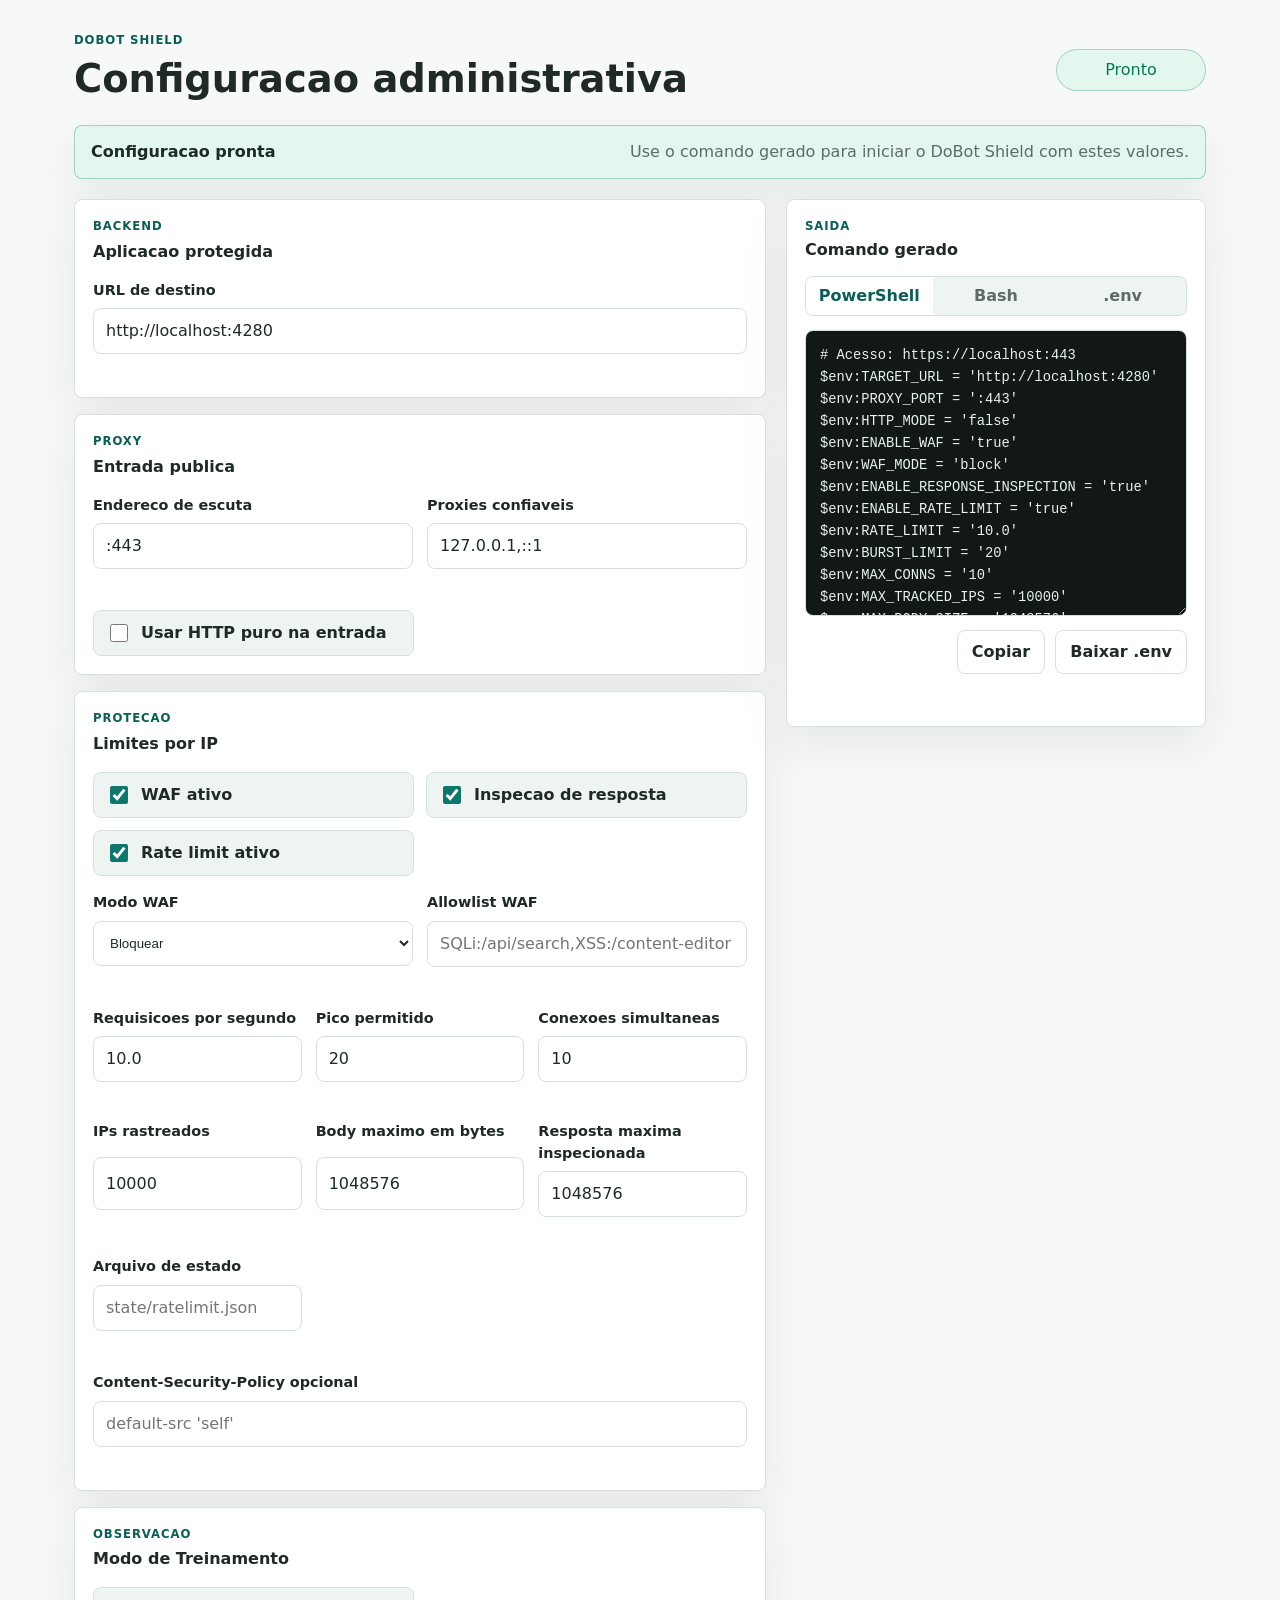
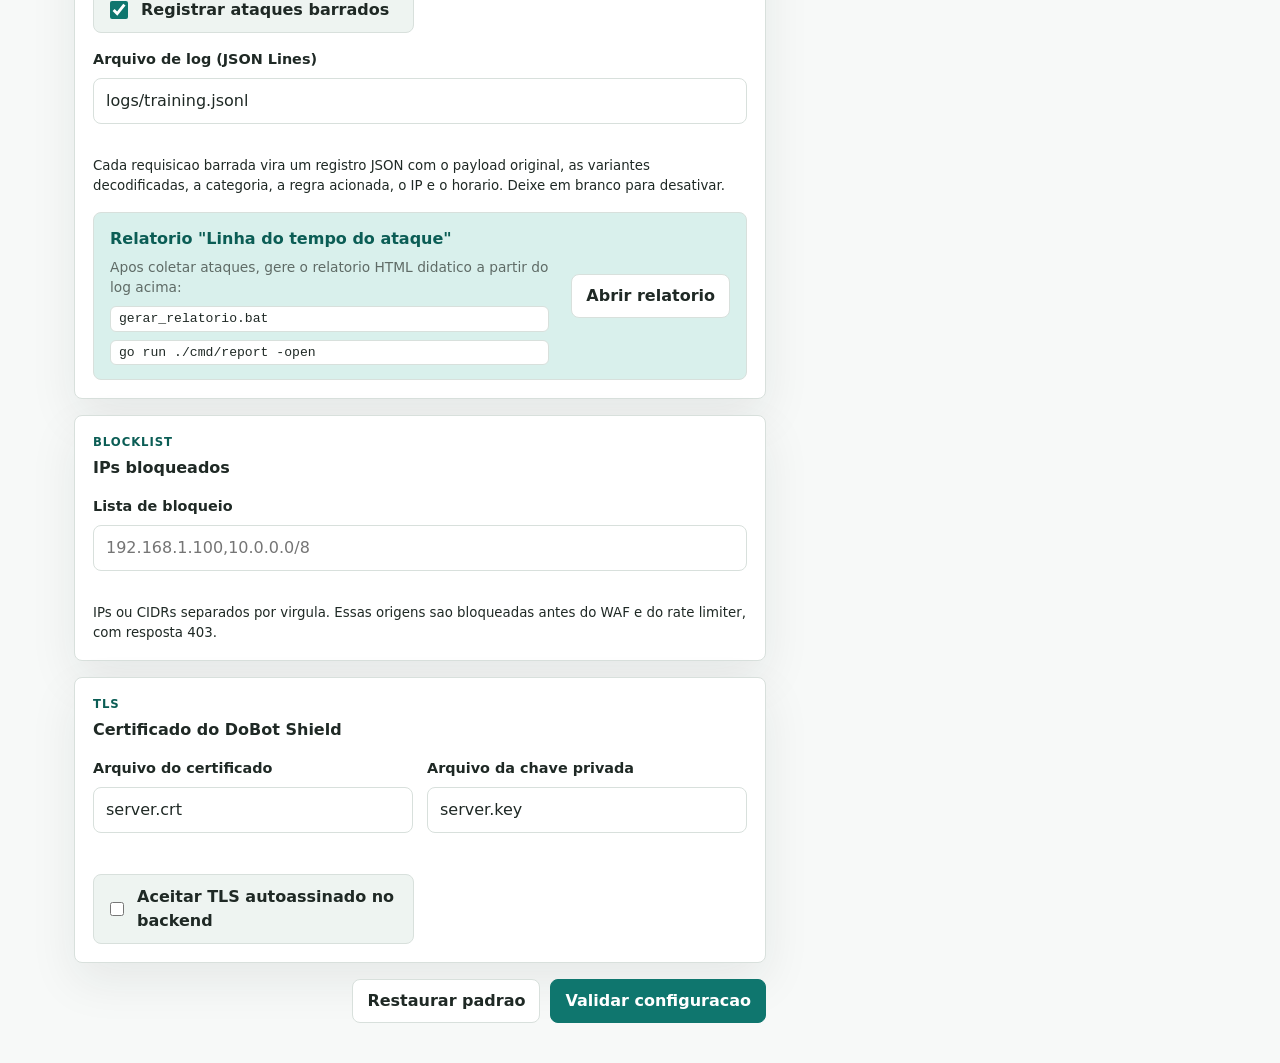
<file: admin-config/index.html>
<!doctype html>
<html lang="pt-BR">
<head>
  <meta charset="utf-8">
  <meta name="viewport" content="width=device-width, initial-scale=1">
  <title>DoBot Shield | Configuracao administrativa</title>
  <link rel="stylesheet" href="styles/tokens.css">
  <link rel="stylesheet" href="styles/base.css">
  <link rel="stylesheet" href="styles/components.css">
</head>
<body>
  <header class="app-header">
    <div>
      <p class="eyebrow">DoBot Shield</p>
      <h1>Configuracao administrativa</h1>
    </div>
    <span class="status-pill" id="configStatus" role="status">Validando</span>
  </header>

  <main class="workspace">
    <section class="alert alert-warning" id="setupAlert" aria-live="polite">
      <strong id="alertTitle">Revise a configuracao</strong>
      <span id="alertMessage">Preencha os campos obrigatorios antes de iniciar o proxy.</span>
    </section>

    <form class="config-form" id="configForm" novalidate>
      <section class="form-section" aria-labelledby="backendTitle">
        <div class="section-heading">
          <p class="eyebrow">Backend</p>
          <h2 id="backendTitle">Aplicacao protegida</h2>
        </div>

        <label class="field" for="targetUrl">
          <span>URL de destino</span>
          <input id="targetUrl" name="targetUrl" type="url" inputmode="url" autocomplete="url" placeholder="http://192.168.1.10:80" required>
          <small class="field-error" data-error-for="targetUrl"></small>
        </label>
      </section>

      <section class="form-section" aria-labelledby="proxyTitle">
        <div class="section-heading">
          <p class="eyebrow">Proxy</p>
          <h2 id="proxyTitle">Entrada publica</h2>
        </div>

        <div class="field-grid">
          <label class="field" for="proxyPort">
            <span>Endereco de escuta</span>
            <input id="proxyPort" name="proxyPort" type="text" placeholder=":443" required>
            <small class="field-error" data-error-for="proxyPort"></small>
          </label>

          <label class="field" for="trustedProxies">
            <span>Proxies confiaveis</span>
            <input id="trustedProxies" name="trustedProxies" type="text" placeholder="127.0.0.1,::1,10.0.0.0/8" required>
            <small class="field-error" data-error-for="trustedProxies"></small>
          </label>
        </div>

        <div class="toggle-grid">
          <label class="toggle-field" for="httpMode">
            <input id="httpMode" name="httpMode" type="checkbox">
            <span>Usar HTTP puro na entrada</span>
          </label>
        </div>
      </section>

      <section class="form-section" aria-labelledby="limitsTitle">
        <div class="section-heading">
          <p class="eyebrow">Protecao</p>
          <h2 id="limitsTitle">Limites por IP</h2>
        </div>

        <div class="toggle-grid">
          <label class="toggle-field" for="enableWaf">
            <input id="enableWaf" name="enableWaf" type="checkbox">
            <span>WAF ativo</span>
          </label>

          <label class="toggle-field" for="enableResponseInspection">
            <input id="enableResponseInspection" name="enableResponseInspection" type="checkbox">
            <span>Inspecao de resposta</span>
          </label>

          <label class="toggle-field" for="enableRateLimit">
            <input id="enableRateLimit" name="enableRateLimit" type="checkbox">
            <span>Rate limit ativo</span>
          </label>
        </div>

        <div class="field-grid">
          <label class="field" for="wafMode">
            <span>Modo WAF</span>
            <select id="wafMode" name="wafMode" required>
              <option value="block">Bloquear</option>
              <option value="monitor">Somente observar</option>
              <option value="off">Desligado</option>
            </select>
            <small class="field-error" data-error-for="wafMode"></small>
          </label>

          <label class="field" for="wafAllowlist">
            <span>Allowlist WAF</span>
            <input id="wafAllowlist" name="wafAllowlist" type="text" placeholder="SQLi:/api/search,XSS:/content-editor">
            <small class="field-error" data-error-for="wafAllowlist"></small>
          </label>
        </div>

        <div class="field-grid three-columns">
          <label class="field" for="rateLimit">
            <span>Requisicoes por segundo</span>
            <input id="rateLimit" name="rateLimit" type="number" min="0.1" step="0.1" required>
            <small class="field-error" data-error-for="rateLimit"></small>
          </label>

          <label class="field" for="burstLimit">
            <span>Pico permitido</span>
            <input id="burstLimit" name="burstLimit" type="number" min="1" step="1" required>
            <small class="field-error" data-error-for="burstLimit"></small>
          </label>

          <label class="field" for="maxConns">
            <span>Conexoes simultaneas</span>
            <input id="maxConns" name="maxConns" type="number" min="1" step="1" required>
            <small class="field-error" data-error-for="maxConns"></small>
          </label>

          <label class="field" for="maxTrackedIps">
            <span>IPs rastreados</span>
            <input id="maxTrackedIps" name="maxTrackedIps" type="number" min="1" step="1" required>
            <small class="field-error" data-error-for="maxTrackedIps"></small>
          </label>

          <label class="field" for="maxBodySize">
            <span>Body maximo em bytes</span>
            <input id="maxBodySize" name="maxBodySize" type="number" min="1024" step="1024" required>
            <small class="field-error" data-error-for="maxBodySize"></small>
          </label>

          <label class="field" for="responseInspectionLimit">
            <span>Resposta maxima inspecionada</span>
            <input id="responseInspectionLimit" name="responseInspectionLimit" type="number" min="1024" step="1024" required>
            <small class="field-error" data-error-for="responseInspectionLimit"></small>
          </label>

          <label class="field" for="rateLimitStateFile">
            <span>Arquivo de estado</span>
            <input id="rateLimitStateFile" name="rateLimitStateFile" type="text" placeholder="state/ratelimit.json">
            <small class="field-error" data-error-for="rateLimitStateFile"></small>
          </label>
        </div>

        <label class="field" for="contentSecurityPolicy">
          <span>Content-Security-Policy opcional</span>
          <input id="contentSecurityPolicy" name="contentSecurityPolicy" type="text" placeholder="default-src 'self'">
          <small class="field-error" data-error-for="contentSecurityPolicy"></small>
        </label>
      </section>

      <section class="form-section" aria-labelledby="trainingTitle">
        <div class="section-heading">
          <p class="eyebrow">Observacao</p>
          <h2 id="trainingTitle">Modo de Treinamento</h2>
        </div>

        <div class="toggle-grid">
          <label class="toggle-field" for="enableTraining">
            <input id="enableTraining" name="enableTraining" type="checkbox">
            <span>Registrar ataques barrados</span>
          </label>
        </div>

        <label class="field" for="trainingLogFile">
          <span>Arquivo de log (JSON Lines)</span>
          <input id="trainingLogFile" name="trainingLogFile" type="text" placeholder="logs/training.jsonl">
          <small class="field-error" data-error-for="trainingLogFile"></small>
          <small>Cada requisicao barrada vira um registro JSON com o payload original, as variantes
            decodificadas, a categoria, a regra acionada, o IP e o horario. Deixe em branco para desativar.</small>
        </label>

        <div class="training-help">
          <div class="training-help-text">
            <strong>Relatorio "Linha do tempo do ataque"</strong>
            <p>Apos coletar ataques, gere o relatorio HTML didatico a partir do log acima:</p>
            <code>gerar_relatorio.bat</code>
            <code>go run ./cmd/report -open</code>
          </div>
          <a class="button secondary" href="../training-report.html" target="_blank" rel="noopener">Abrir relatorio</a>
        </div>
      </section>

      <section class="form-section" aria-labelledby="blocklistTitle">
        <div class="section-heading">
          <p class="eyebrow">Blocklist</p>
          <h2 id="blocklistTitle">IPs bloqueados</h2>
        </div>

        <label class="field" for="blockedIps">
          <span>Lista de bloqueio</span>
          <input id="blockedIps" name="blockedIps" type="text" placeholder="192.168.1.100,10.0.0.0/8">
          <small class="field-error" data-error-for="blockedIps"></small>
          <small>IPs ou CIDRs separados por virgula. Essas origens sao bloqueadas antes do WAF e do rate limiter, com resposta 403.</small>
        </label>
      </section>

      <section class="form-section" aria-labelledby="tlsTitle">
        <div class="section-heading">
          <p class="eyebrow">TLS</p>
          <h2 id="tlsTitle">Certificado do DoBot Shield</h2>
        </div>

        <div class="field-grid">
          <label class="field" for="certFile">
            <span>Arquivo do certificado</span>
            <input id="certFile" name="certFile" type="text" placeholder="server.crt" required>
            <small class="field-error" data-error-for="certFile"></small>
          </label>

          <label class="field" for="keyFile">
            <span>Arquivo da chave privada</span>
            <input id="keyFile" name="keyFile" type="text" placeholder="server.key" required>
            <small class="field-error" data-error-for="keyFile"></small>
          </label>
        </div>

        <div class="toggle-grid">
          <label class="toggle-field" for="insecureSkipVerify">
            <input id="insecureSkipVerify" name="insecureSkipVerify" type="checkbox">
            <span>Aceitar TLS autoassinado no backend</span>
          </label>
        </div>
      </section>

      <div class="form-actions">
        <button class="button secondary" type="button" data-action="reset">Restaurar padrao</button>
        <button class="button primary" type="submit">Validar configuracao</button>
      </div>
    </form>

    <aside class="output-panel" aria-labelledby="outputTitle">
      <div class="section-heading compact">
        <p class="eyebrow">Saida</p>
        <h2 id="outputTitle">Comando gerado</h2>
      </div>

      <div class="tabs" role="tablist" aria-label="Formato do comando">
        <button class="tab active" type="button" role="tab" aria-selected="true" data-command-tab="powershell">PowerShell</button>
        <button class="tab" type="button" role="tab" aria-selected="false" data-command-tab="bash">Bash</button>
        <button class="tab" type="button" role="tab" aria-selected="false" data-command-tab="dotenv">.env</button>
      </div>

      <textarea id="commandOutput" class="command-output" spellcheck="false" readonly></textarea>

      <div class="form-actions output-actions">
        <button class="button secondary" type="button" data-action="copy">Copiar</button>
        <button class="button secondary" type="button" data-action="download">Baixar .env</button>
      </div>

      <p class="copy-status" id="copyStatus" aria-live="polite"></p>
    </aside>
  </main>

  <script src="scripts/config-schema.js"></script>
  <script src="scripts/validators.js"></script>
  <script src="scripts/formatters.js"></script>
  <script src="scripts/storage.js"></script>
  <script src="scripts/dom.js"></script>
  <script src="scripts/clipboard.js"></script>
  <script src="scripts/download.js"></script>
  <script src="scripts/render.js"></script>
  <script src="scripts/app.js"></script>
</body>
</html>
</file>
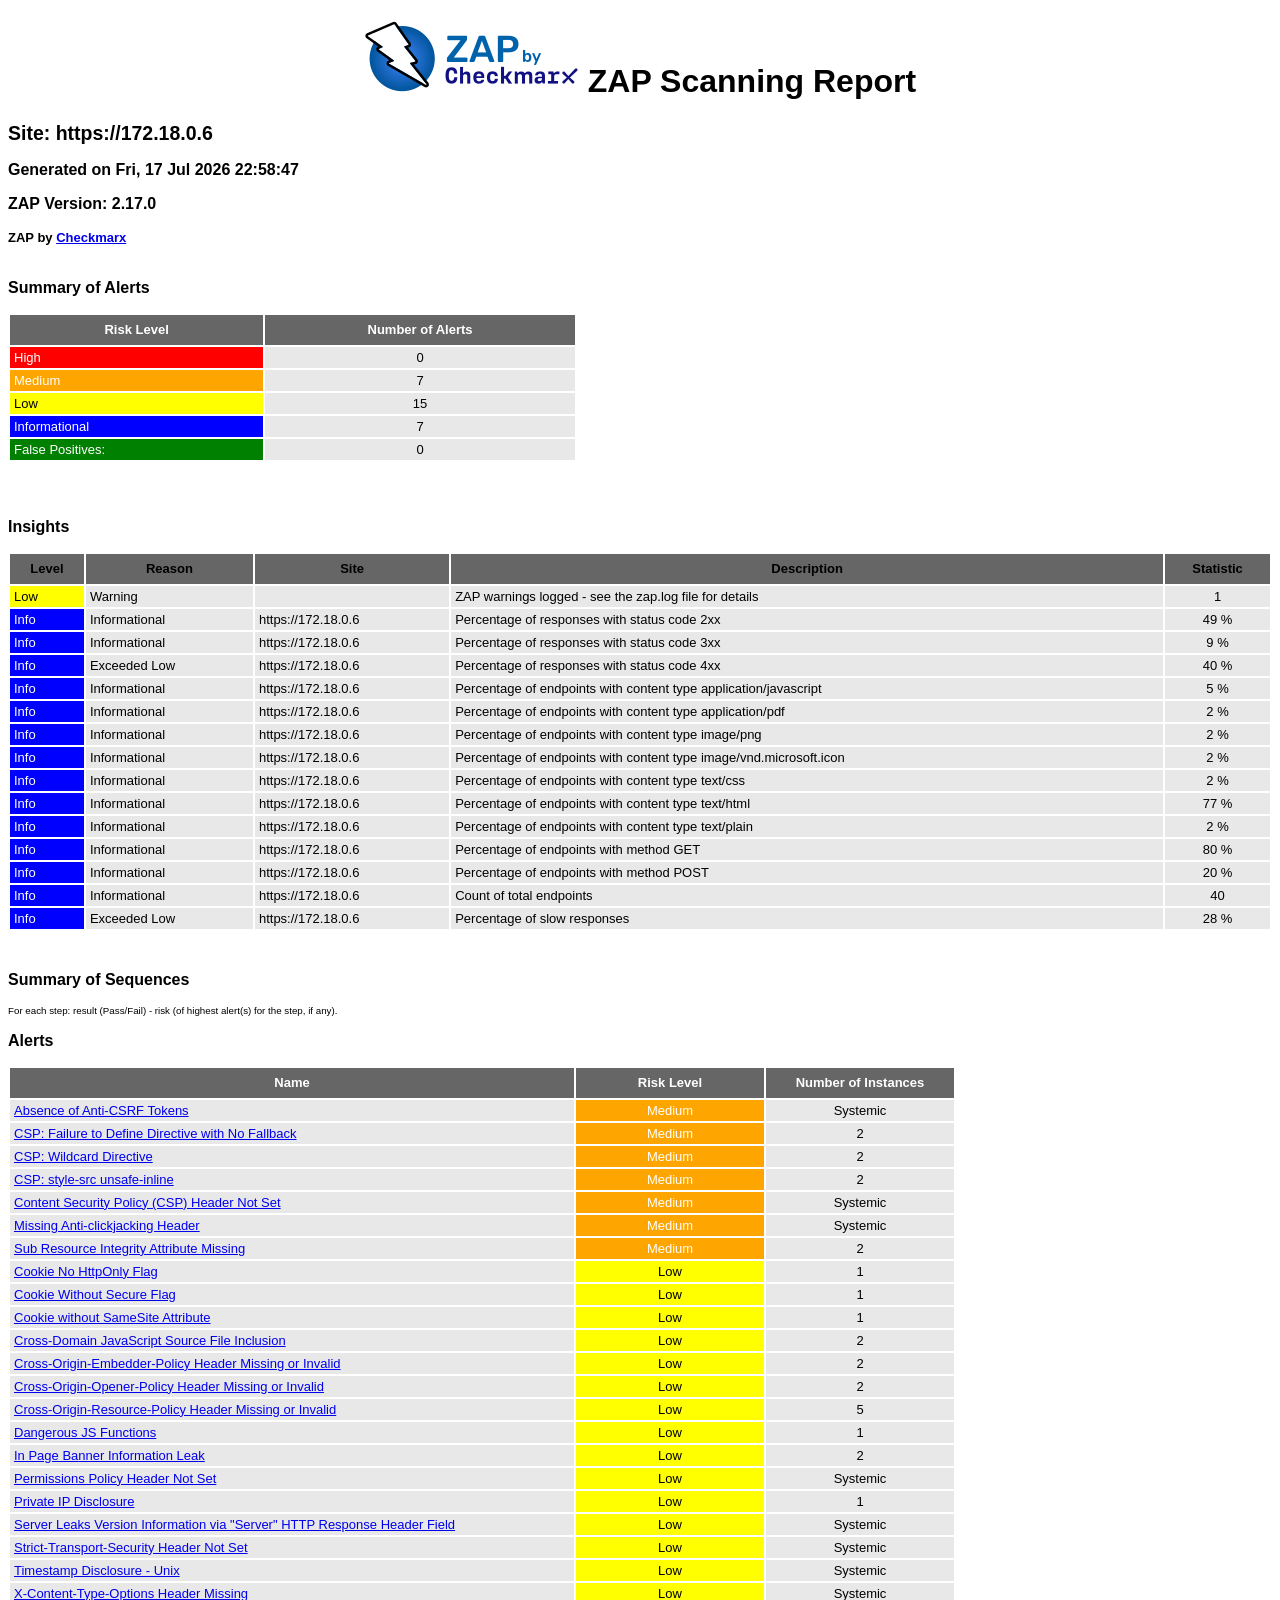
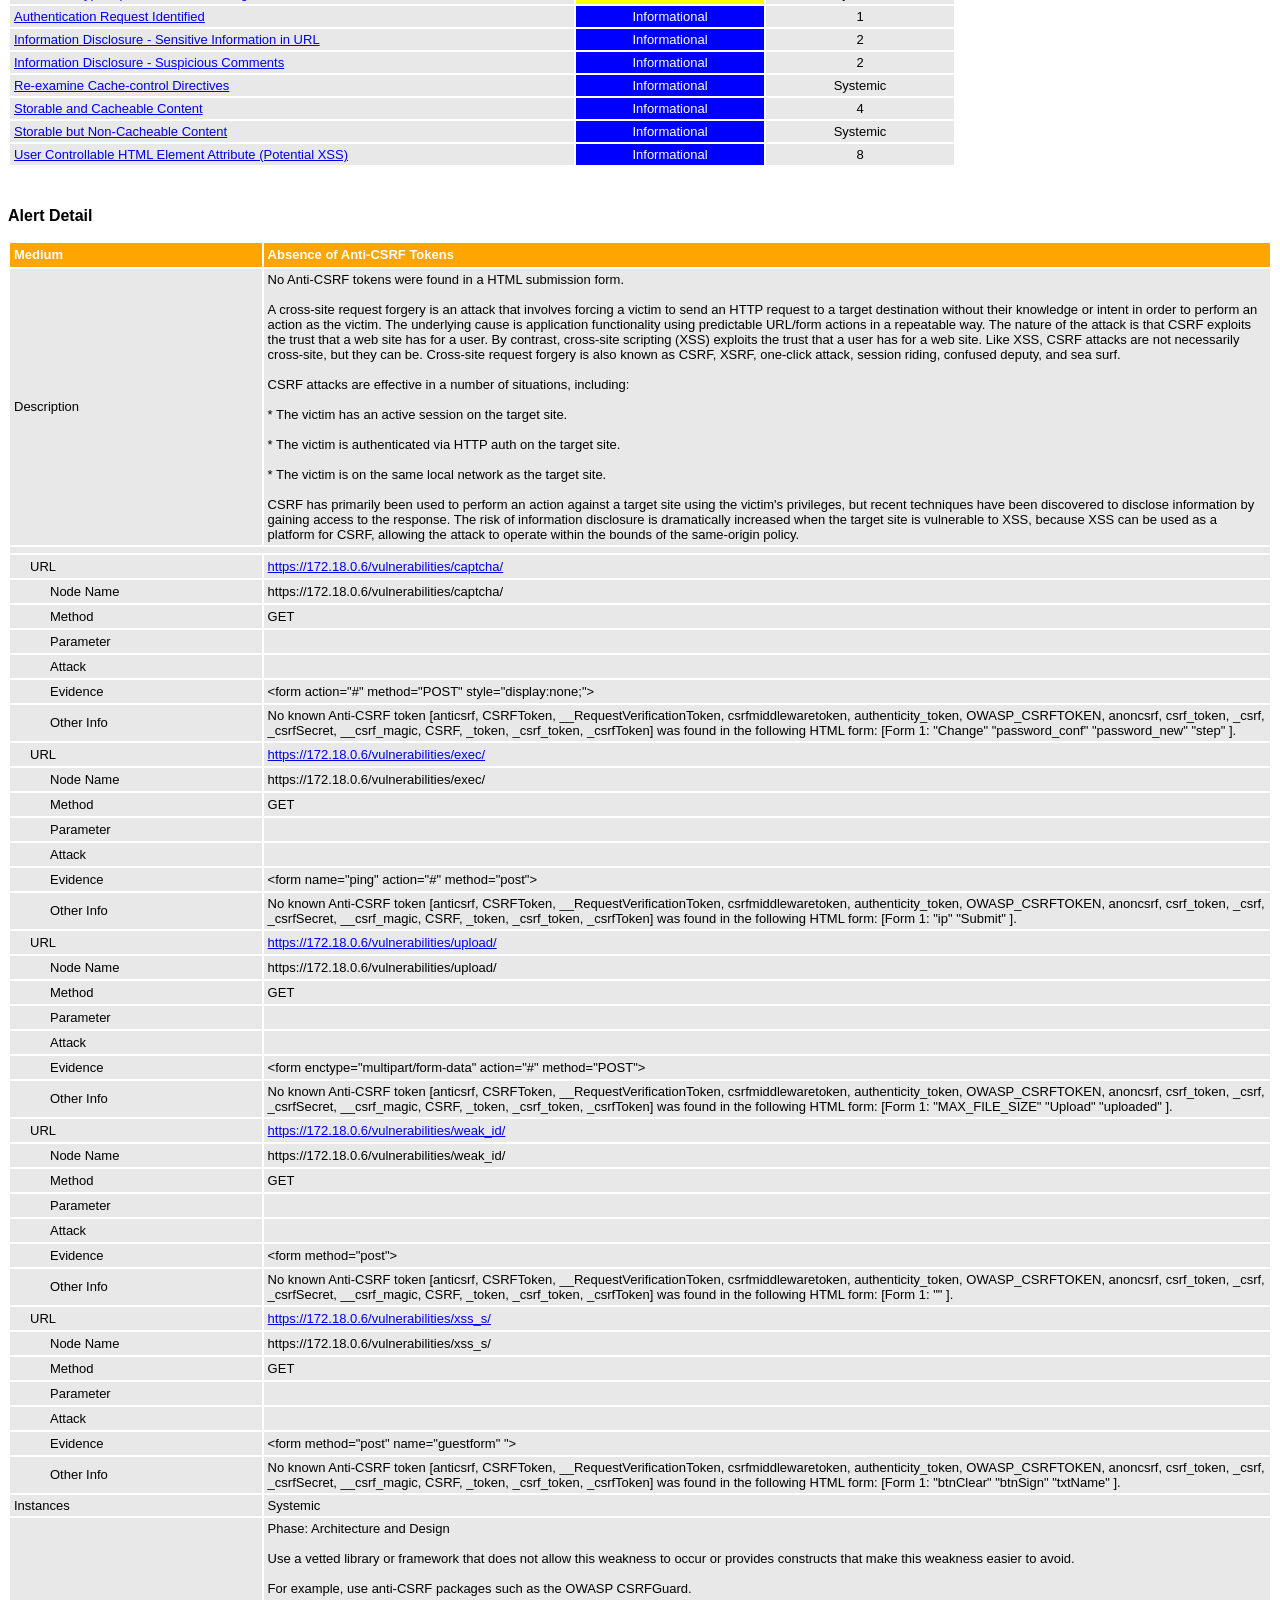
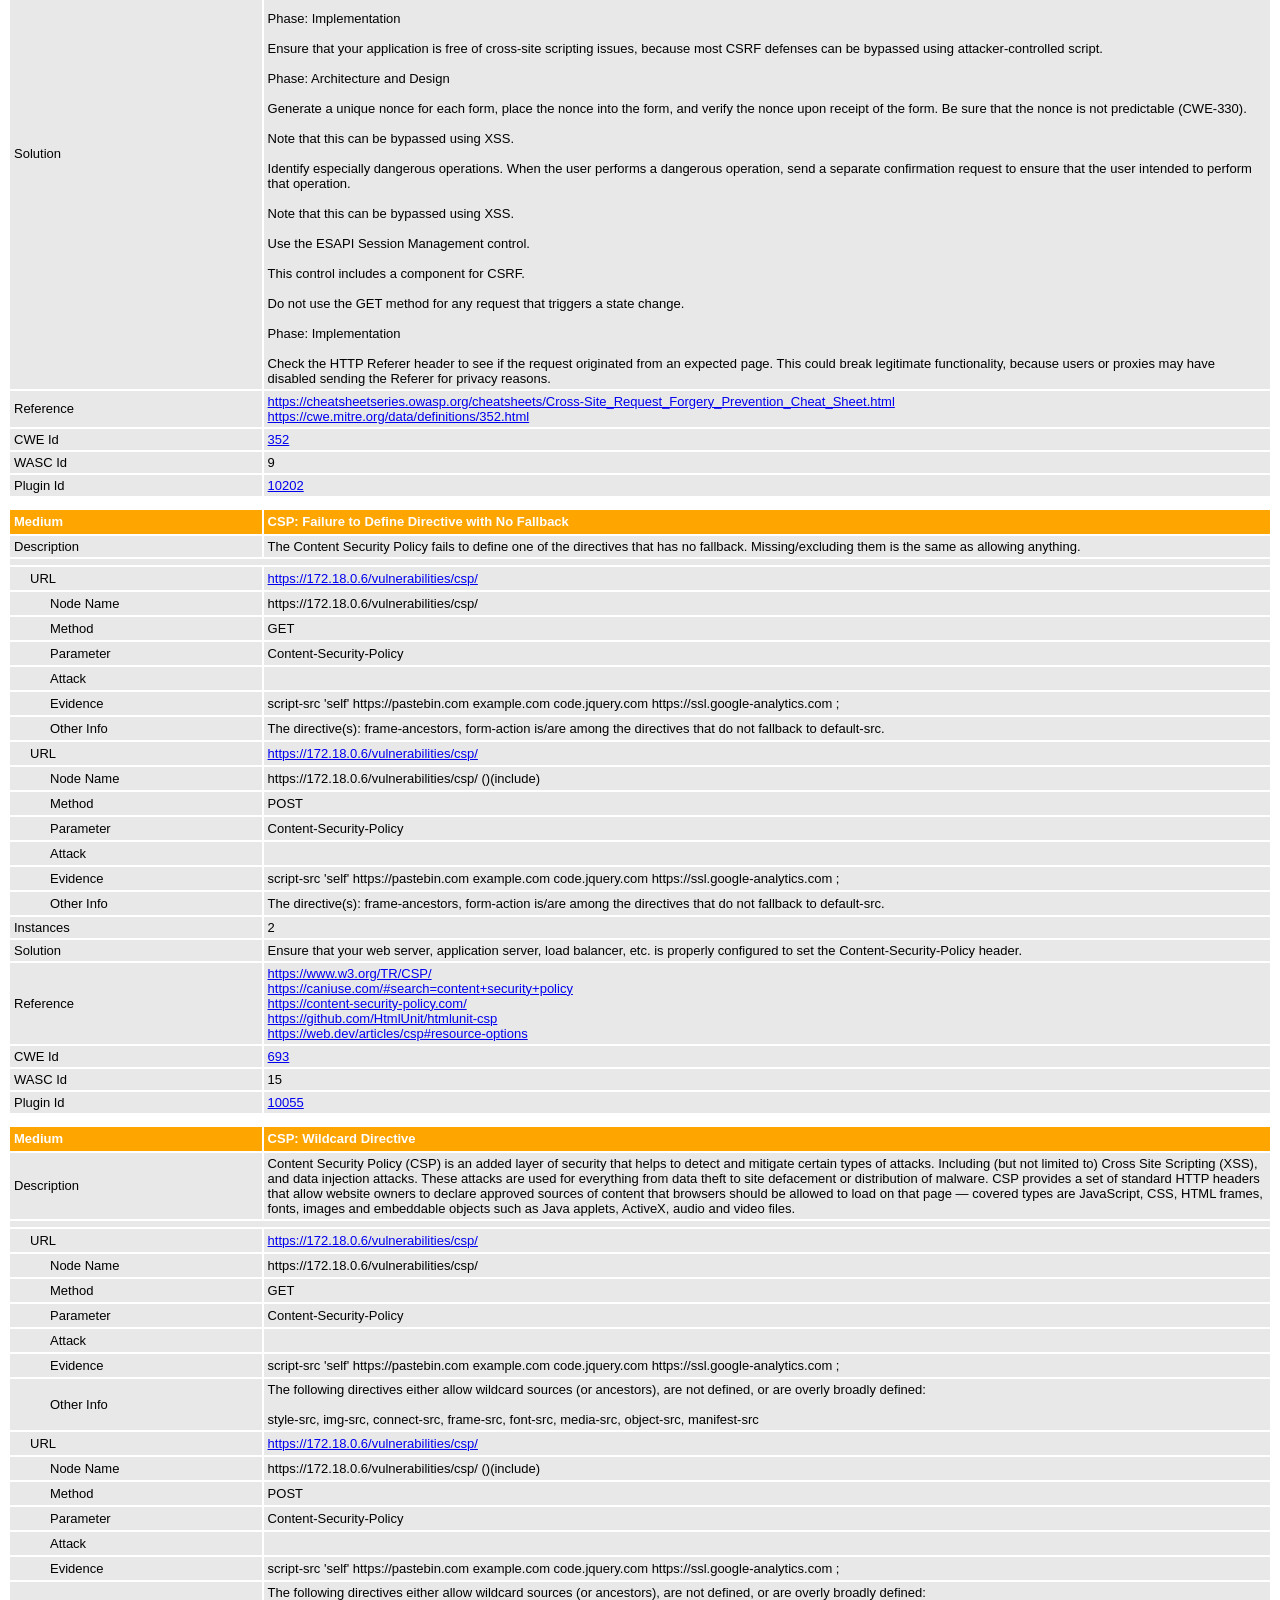
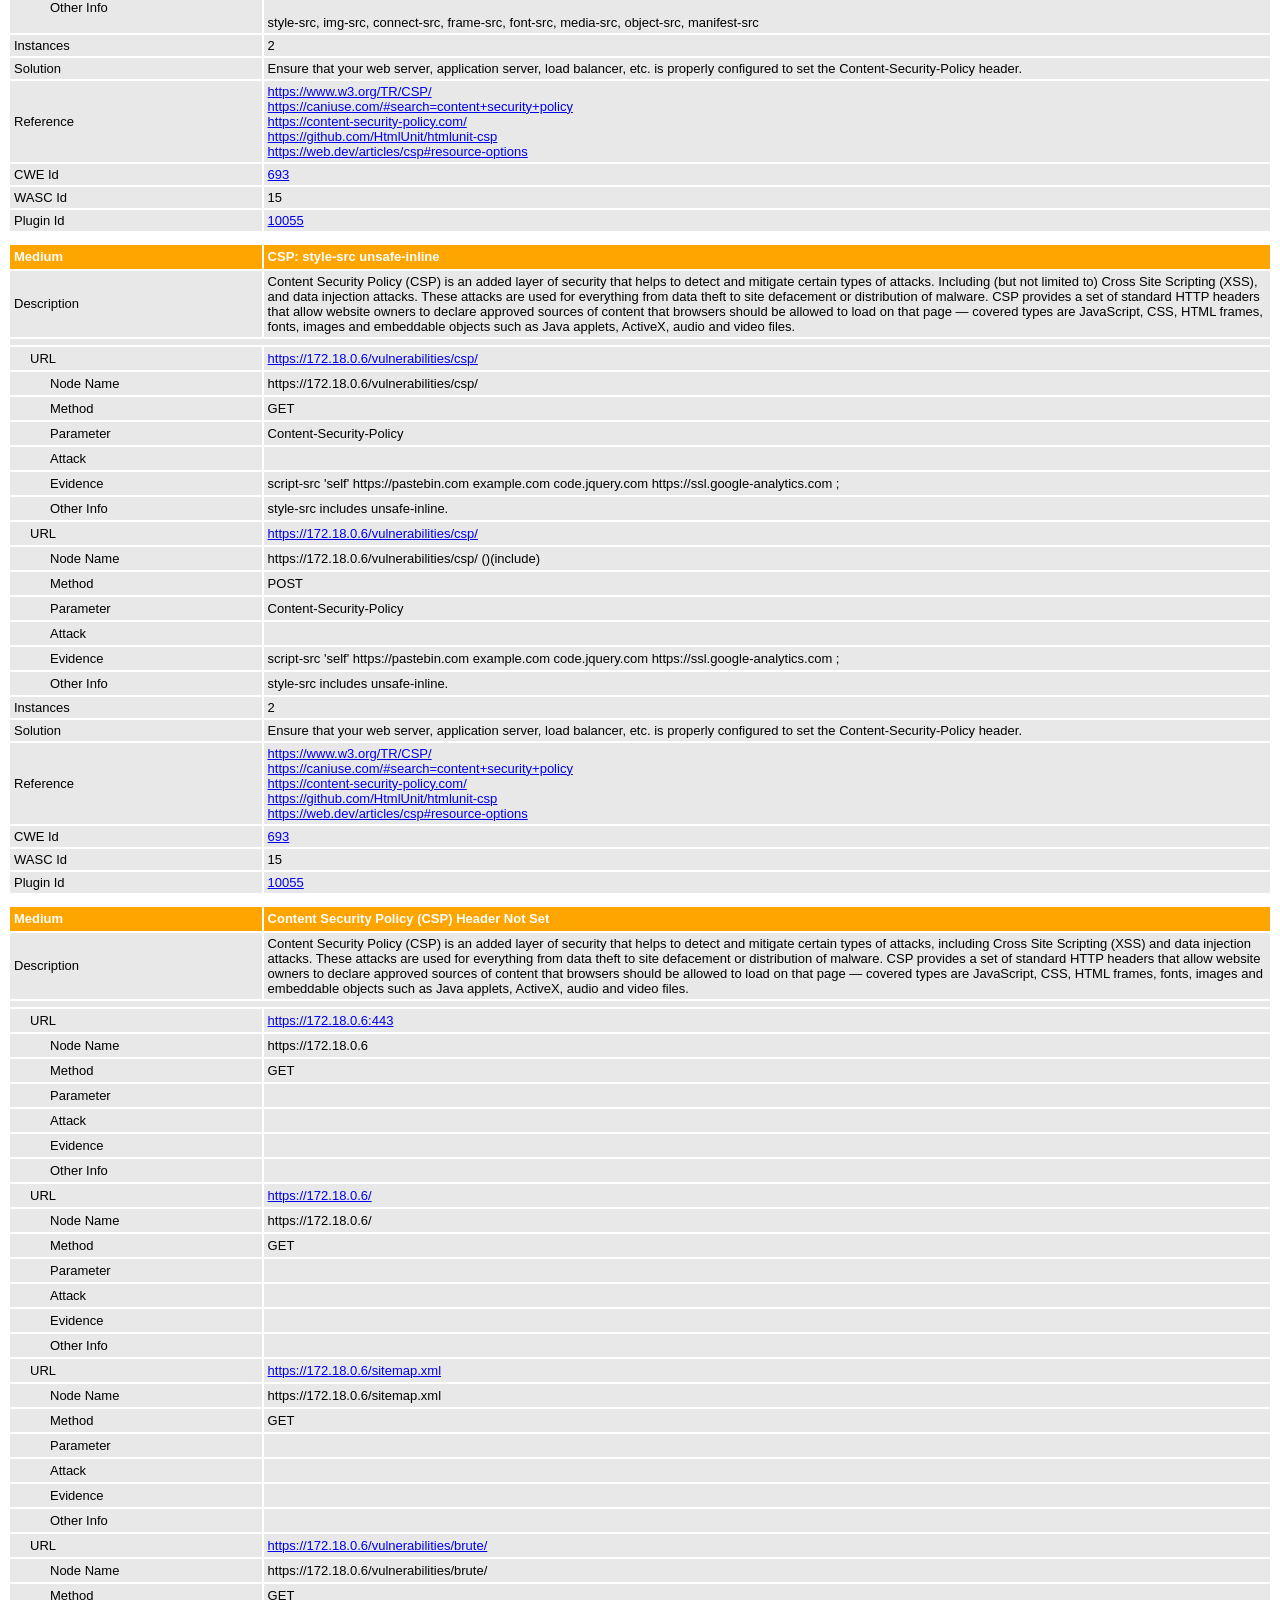
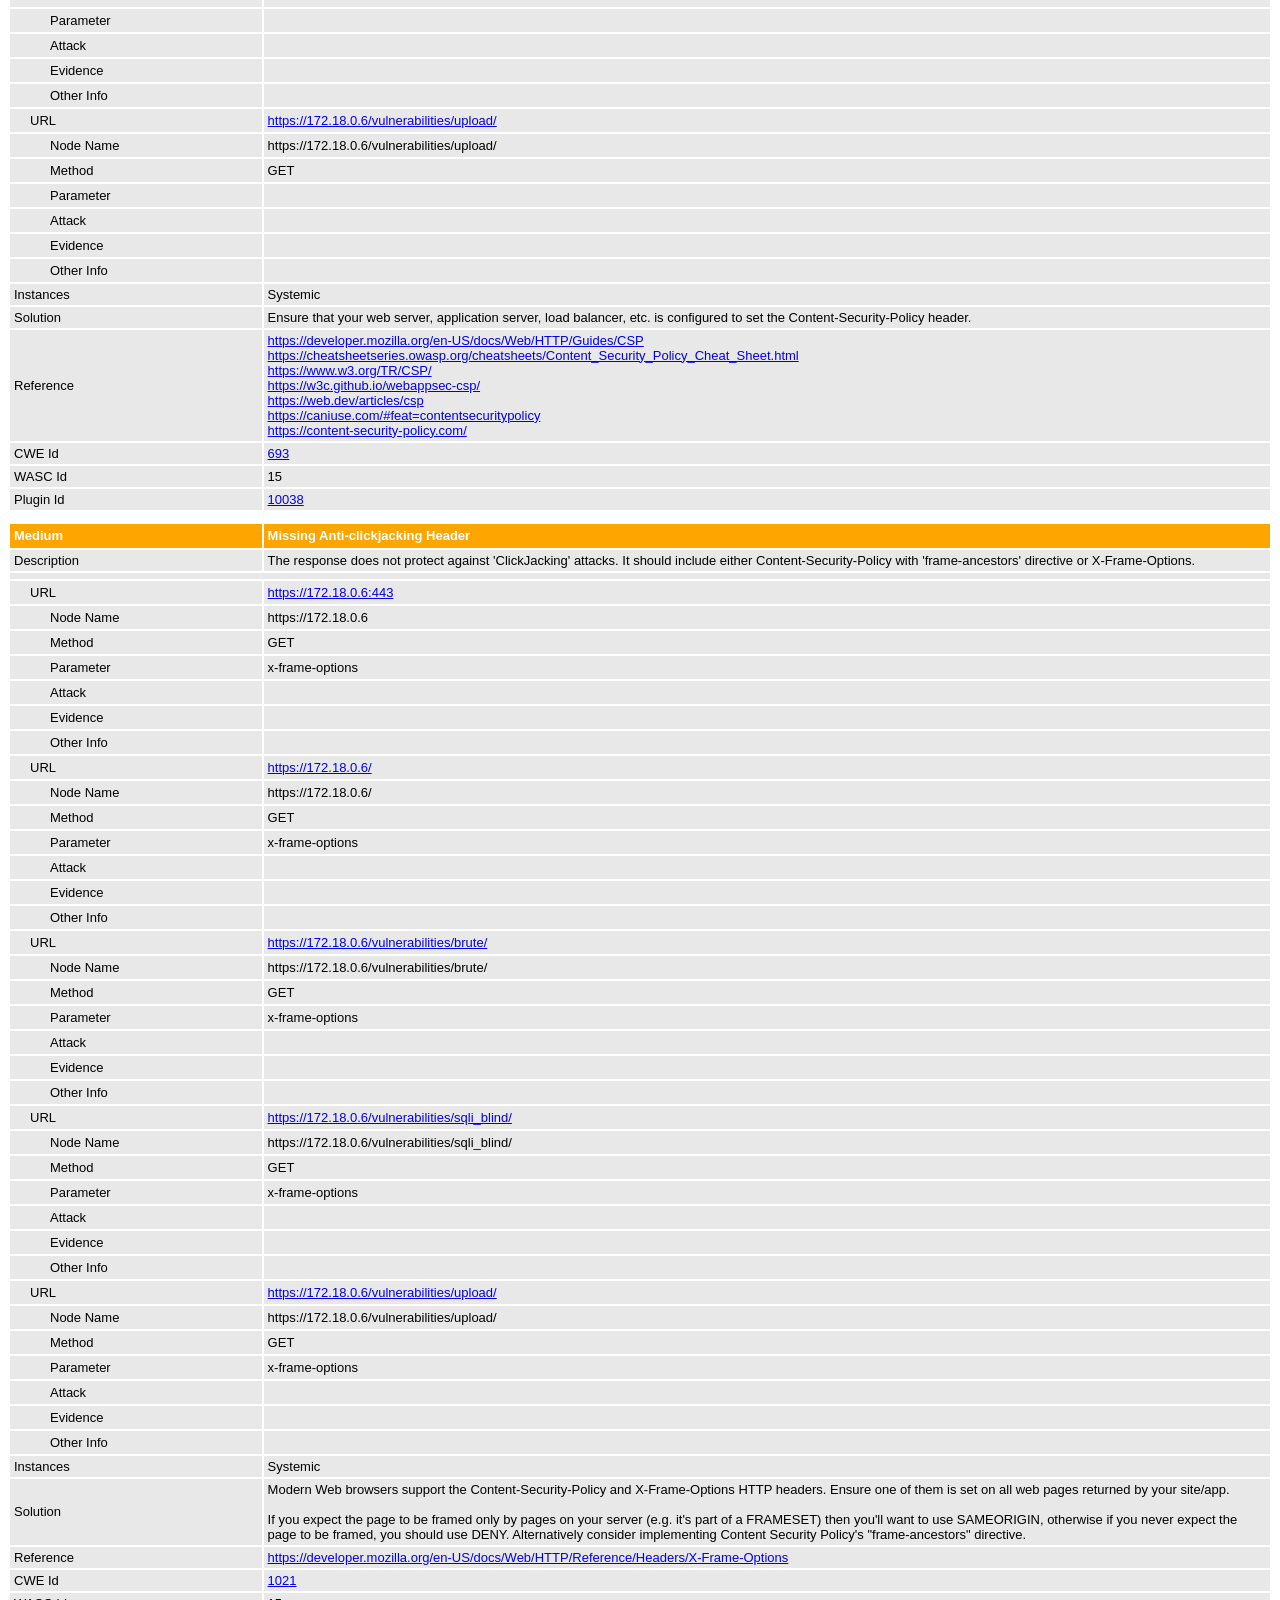
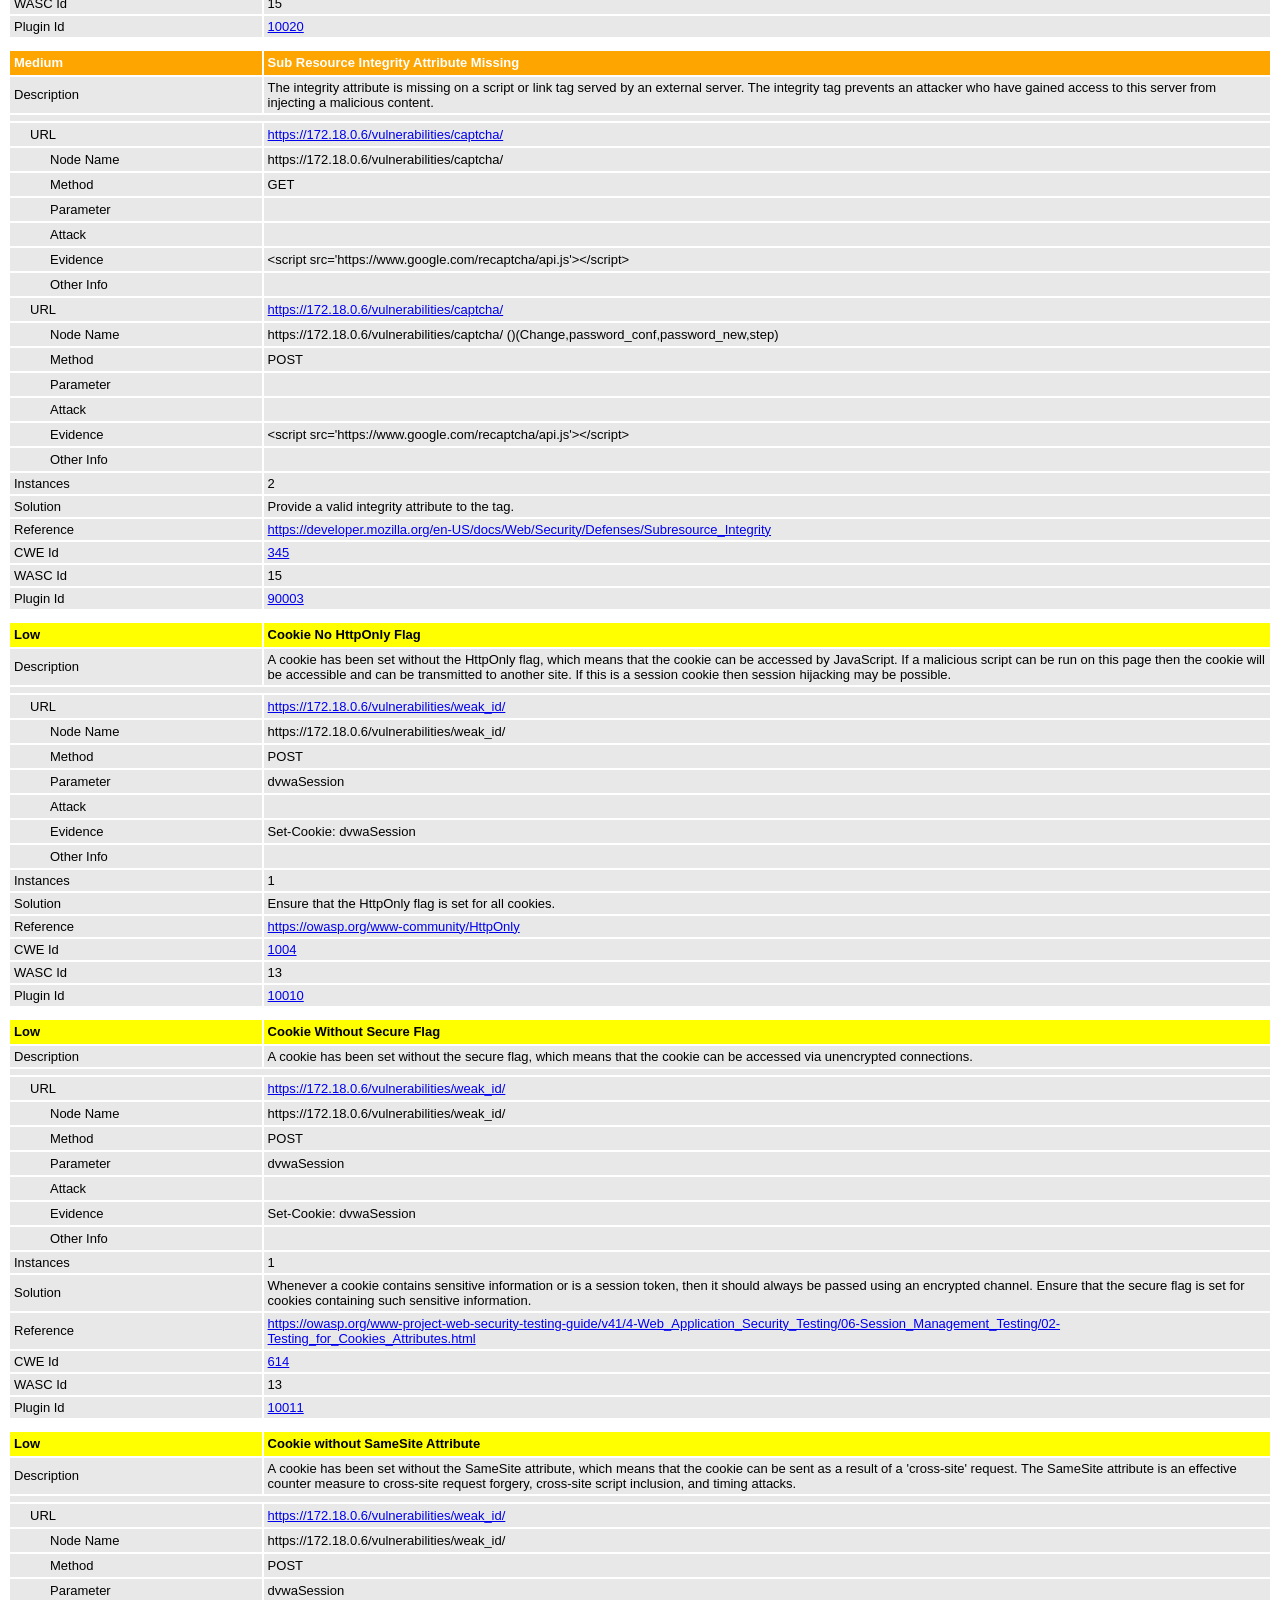
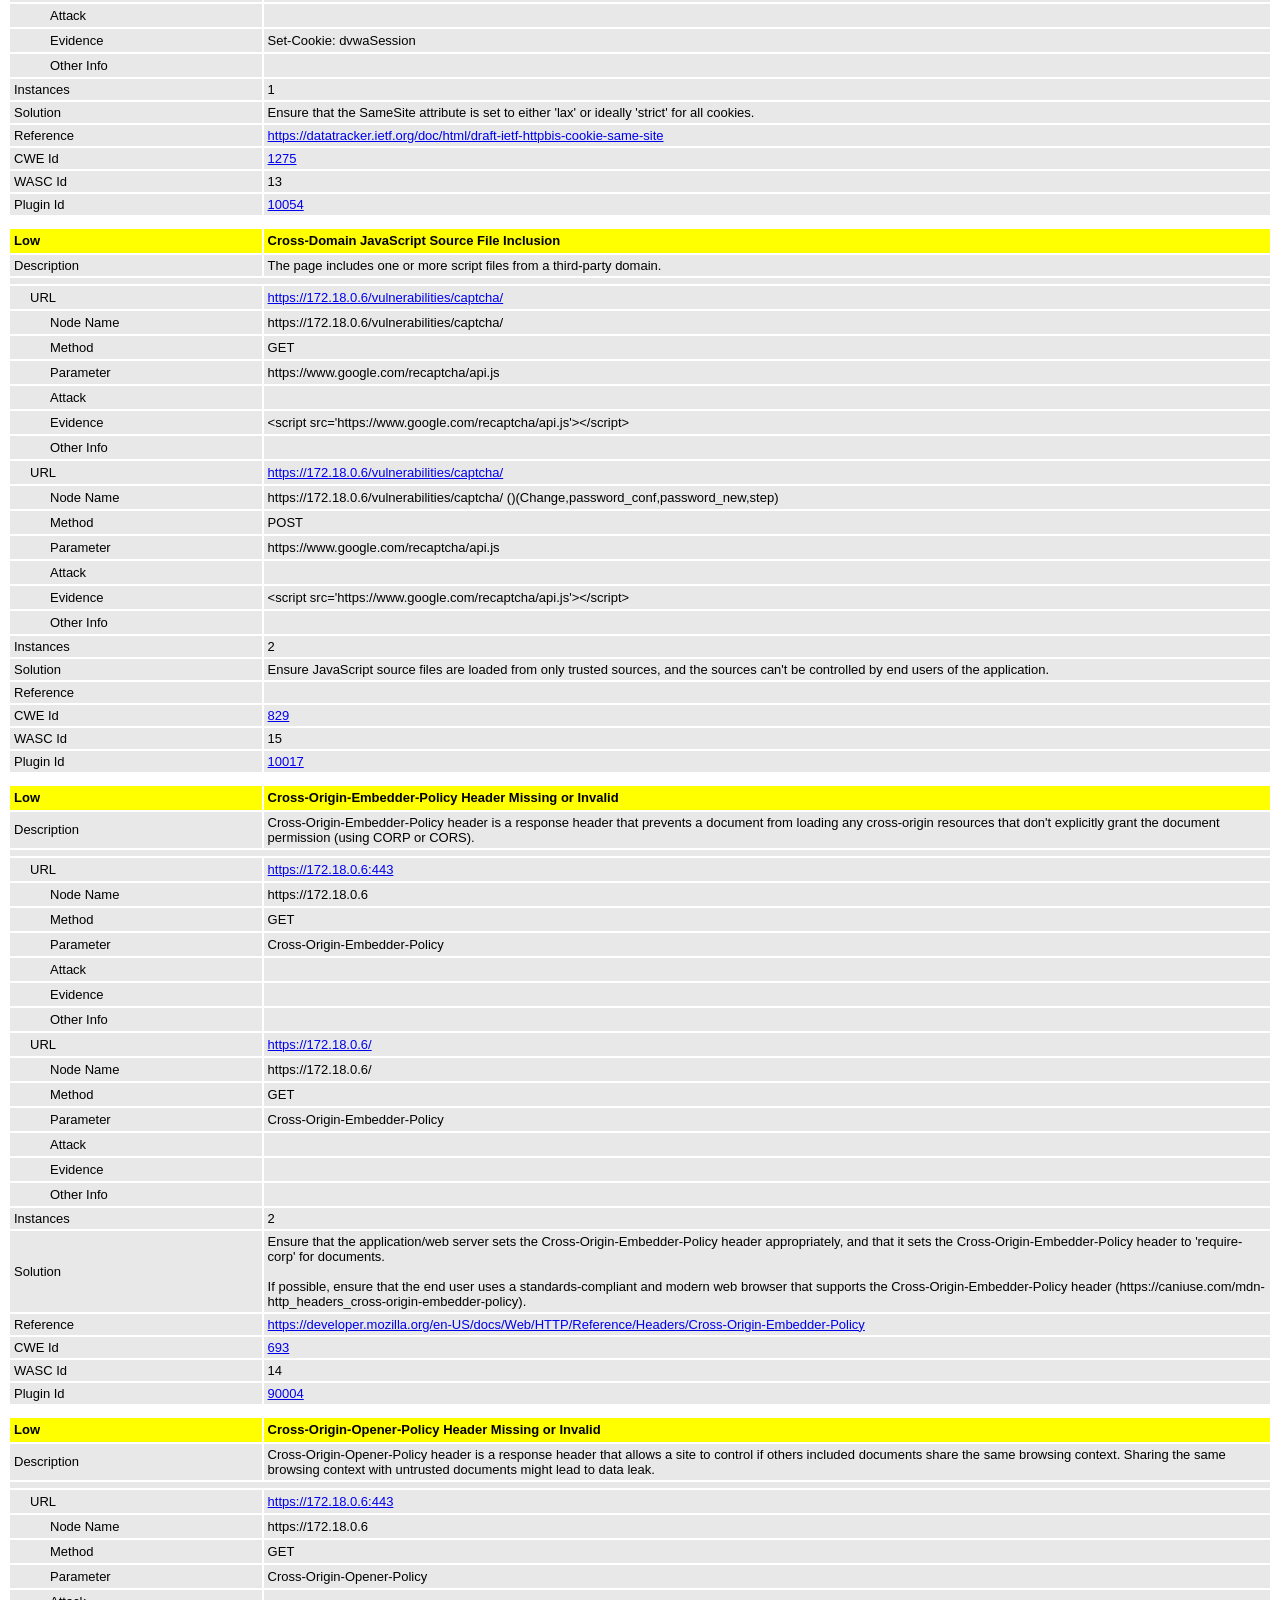
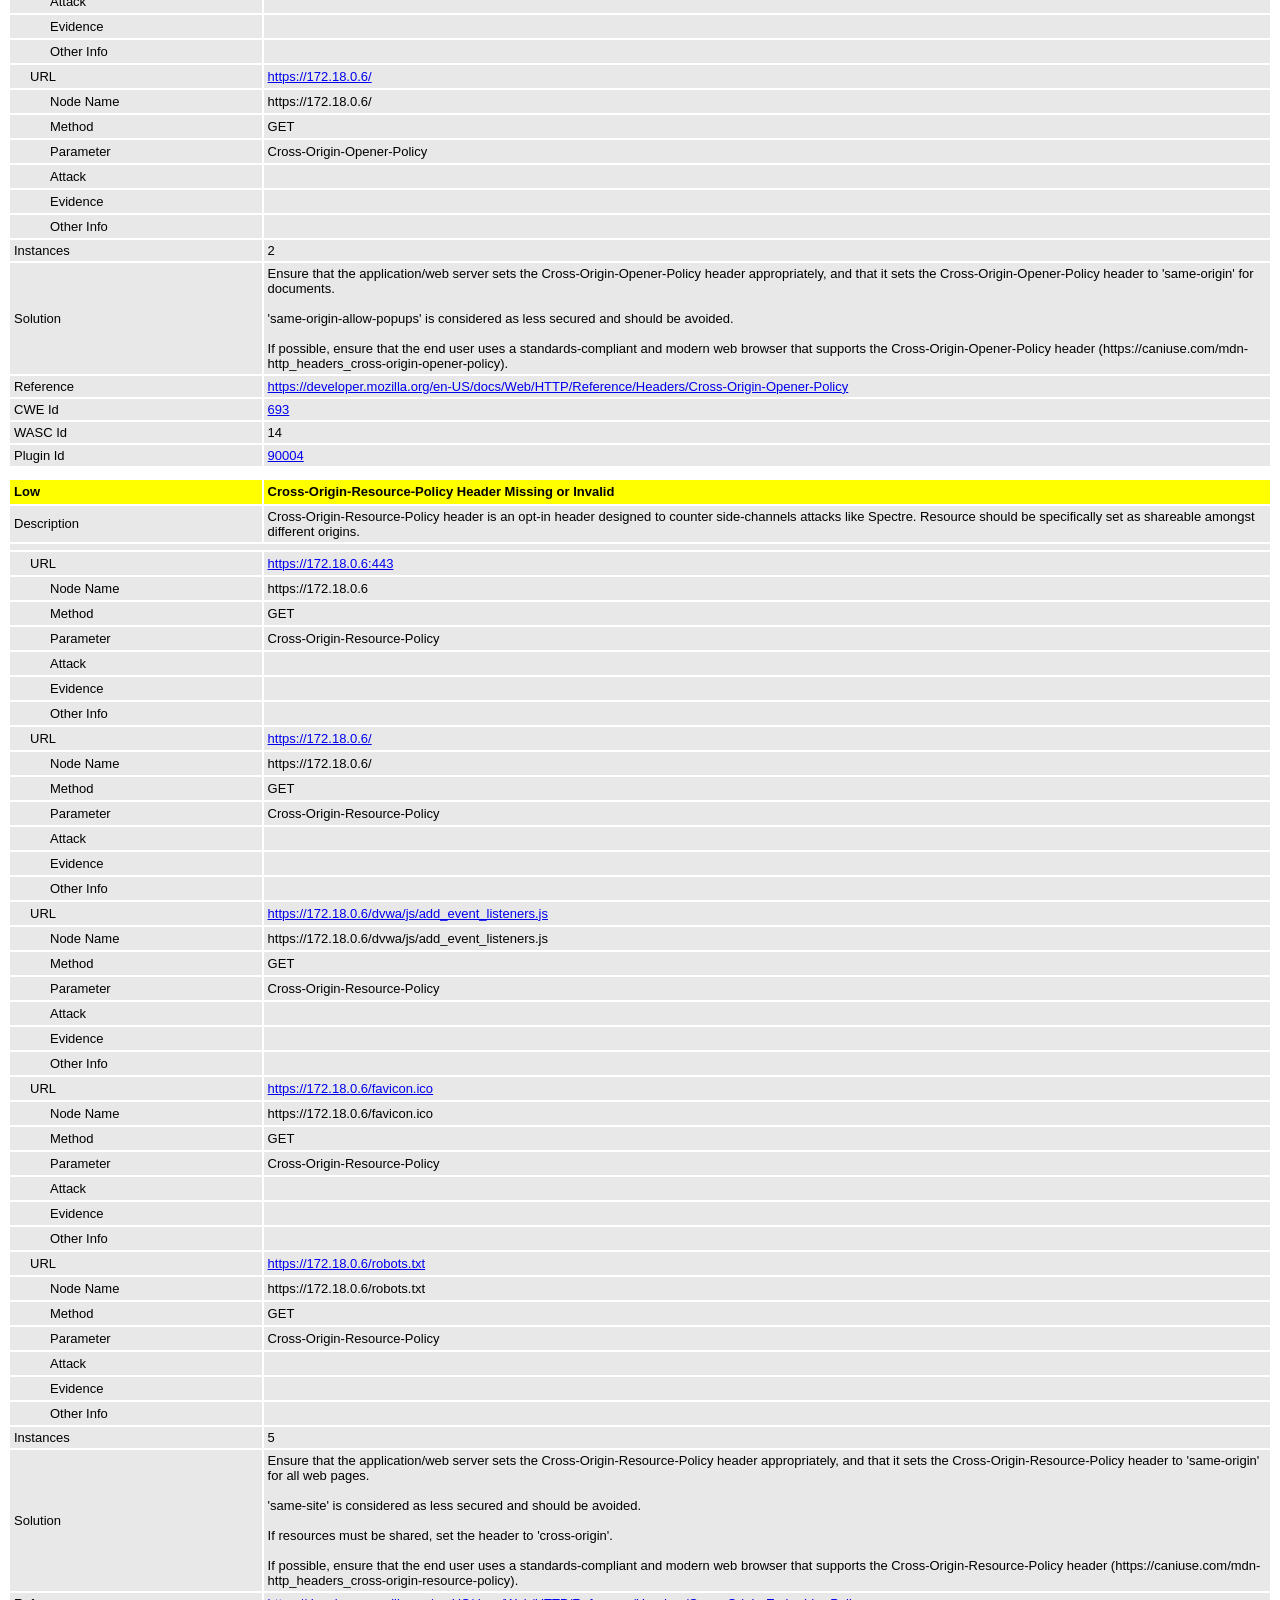
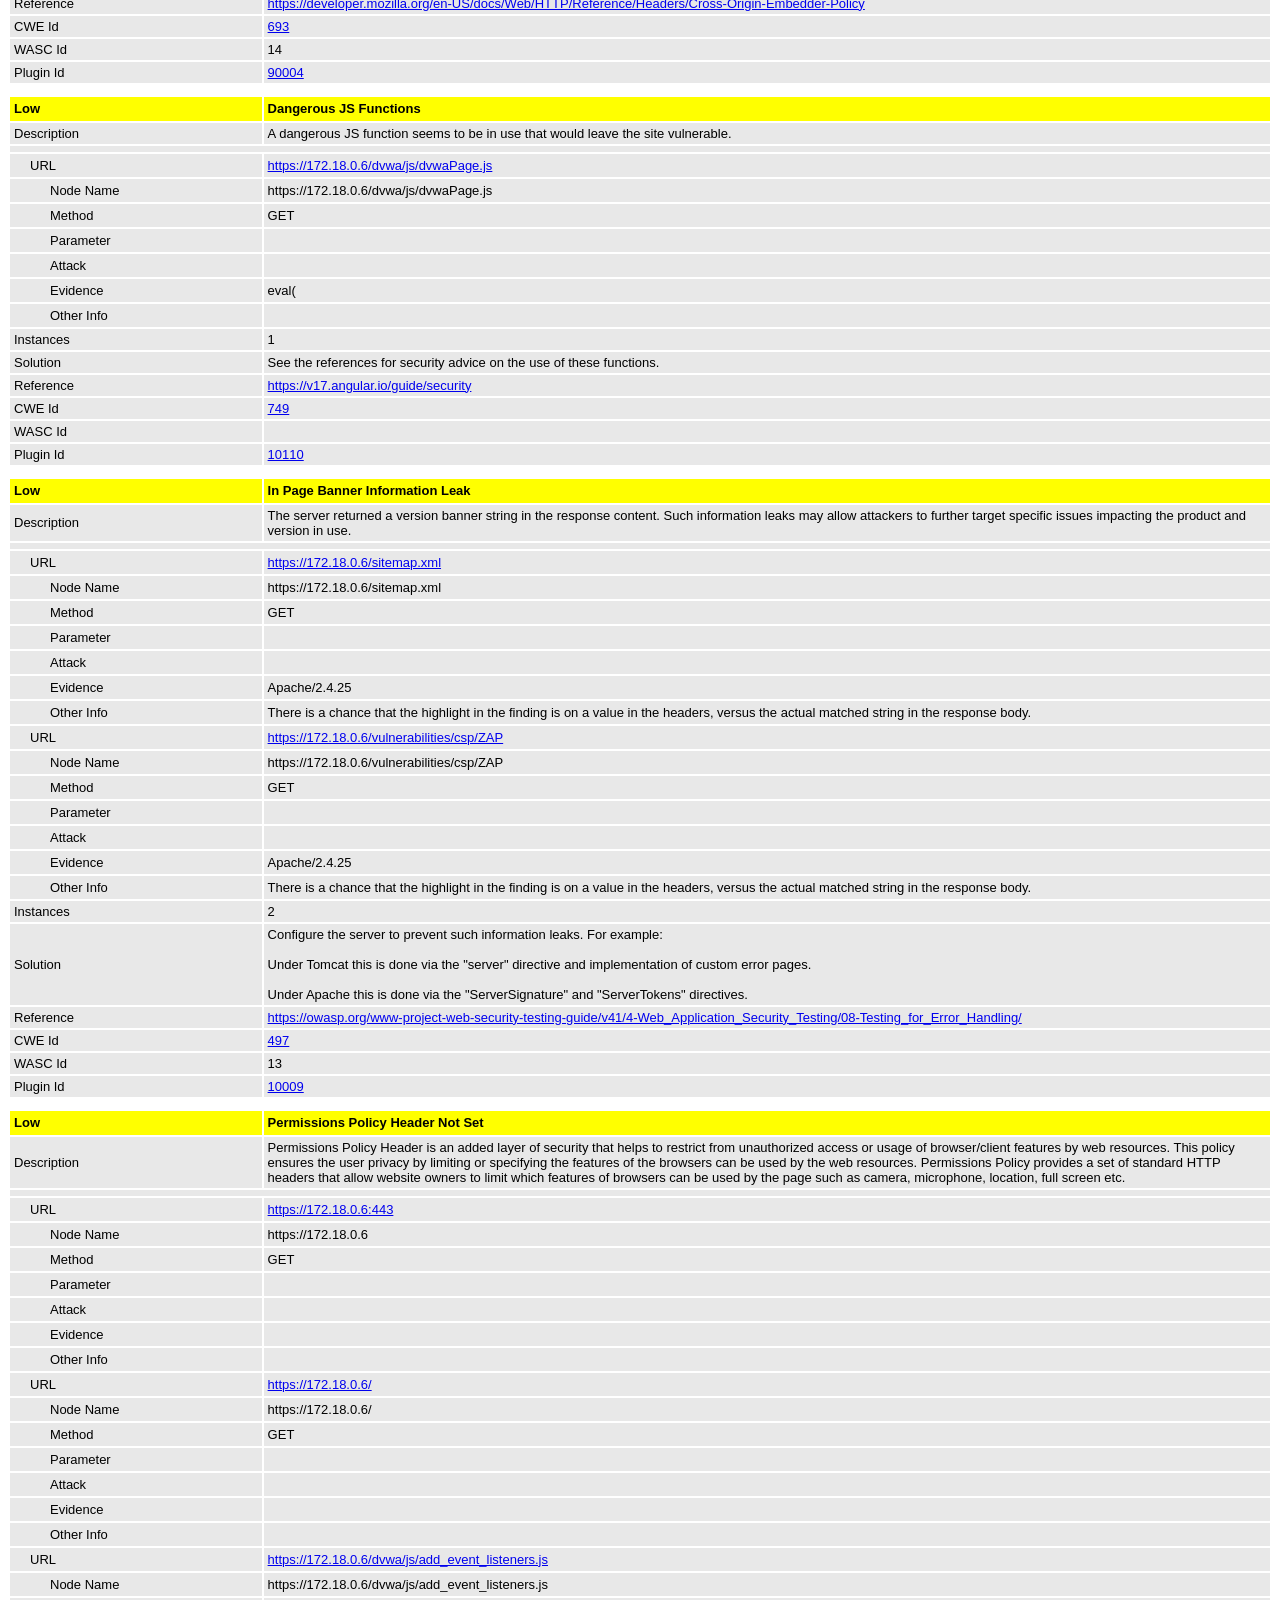
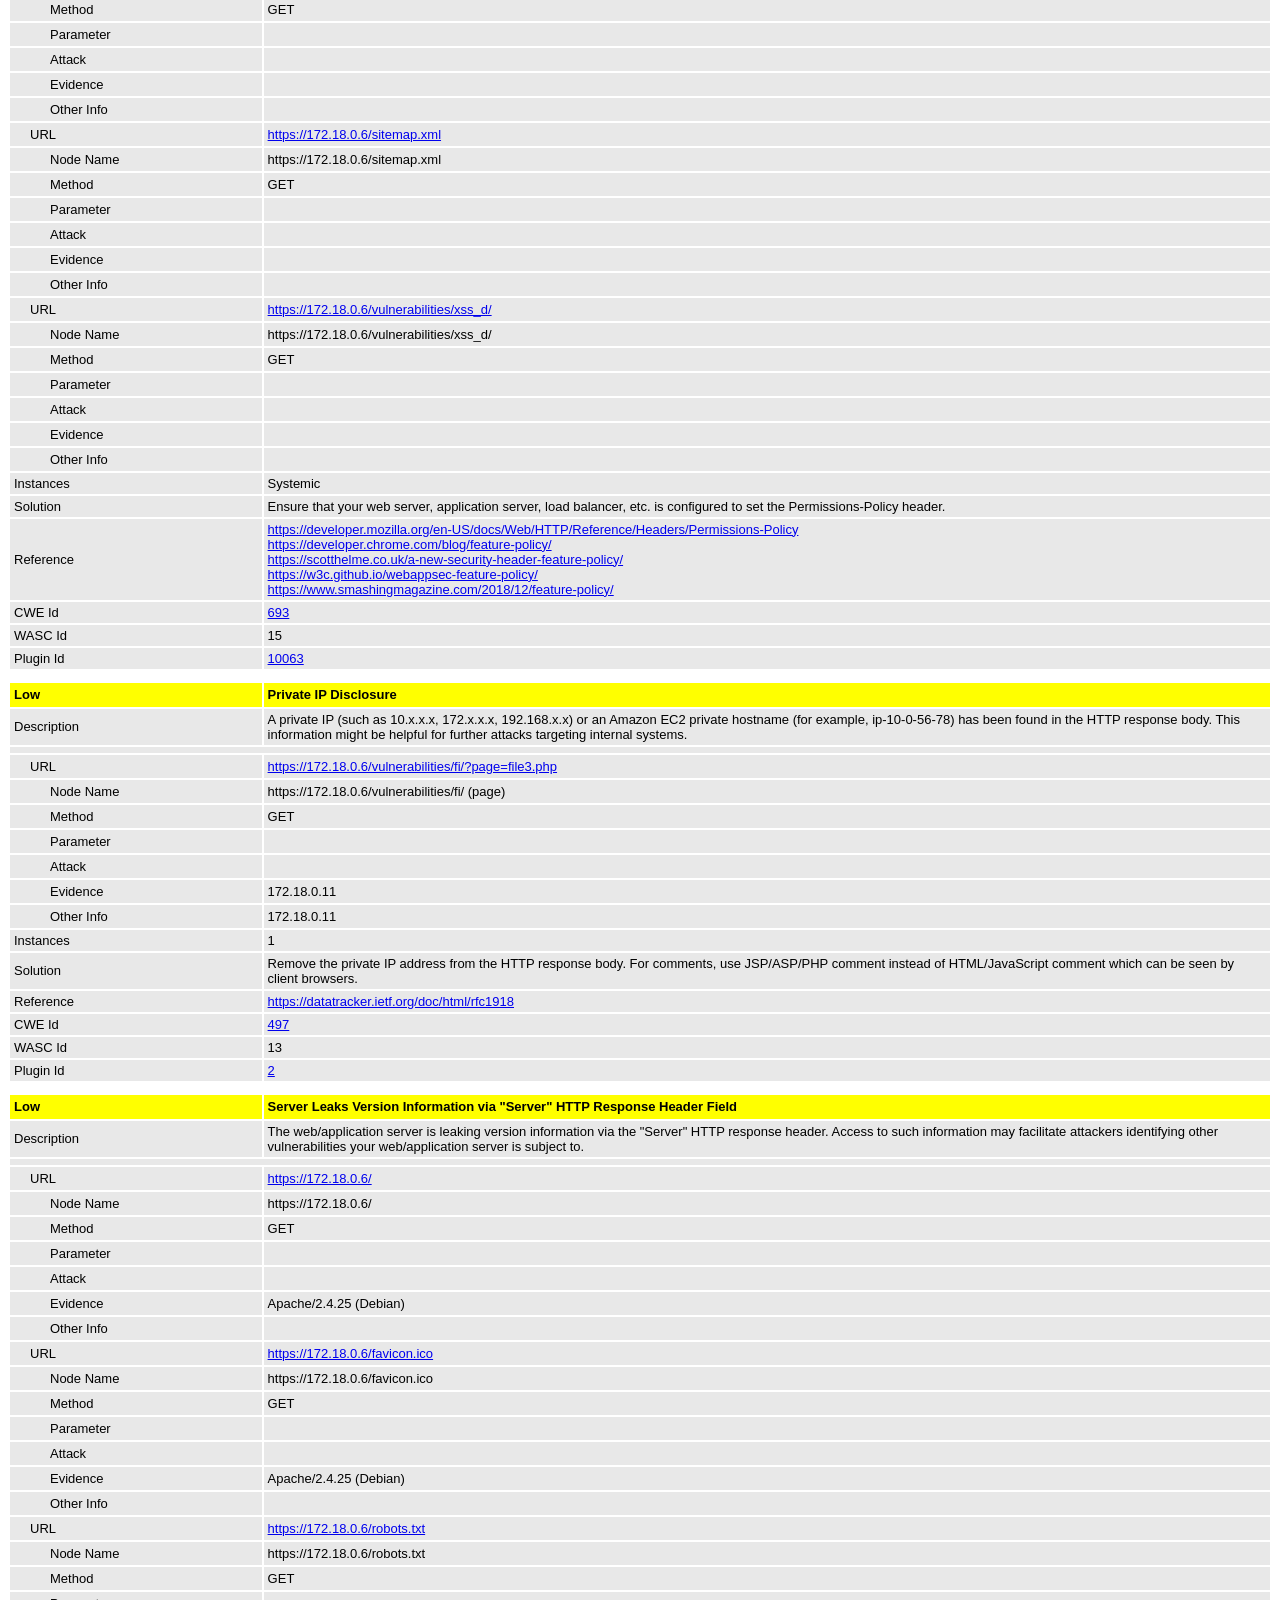
<file: validacao/results/dvwa/coraza/zap/zap_report.html>
<!DOCTYPE html>
<html>
<head>
<META http-equiv="Content-Type" content="text/html; charset=UTF-8" />
<title>ZAP Scanning Report</title>
<style type="text/css">
body {
	font-family: "Helvetica Neue", Helvetica, Arial, sans-serif;
	color: #000;
	font-size: 13px;
}

h1 {
	text-align: center;
	font-weight: bold;
	font-size: 32px
}

h3 {
	font-size: 16px;
}

table {
	border: none;
	font-size: 13px;
}

td, th {
	padding: 3px 4px;
	word-break: break-word;
}

th {
	font-weight: bold;
	background-color: #666666;
}

td {
	background-color: #e8e8e8;
}

.spacer {
	margin: 10px;
}

.spacer-lg {
	margin: 40px;
}

.indent1 {
	padding: 4px 20px;
}

.indent2 {
	padding: 4px 40px;
}

.risk-3 {
	background-color: red;
	color: #FFF;
}

.risk-2 {
	background-color: orange;
	color: #FFF;
}

.risk-1 {
	background-color: yellow;
	color: #000;
}

.risk-0 {
	background-color: blue;
	color: #FFF;
}

.risk--1 {
	background-color: green;
	color: #FFF;
}

.summary {
	width: 45%;
}

.summary th {
	color: #FFF;
}

.summary100 {
	width: 100%;
}

.summary80 {
	width: 80%;
}

.tdconstrainer {
	width: 9.1%;
	padding: 0
}

.alerts {
	width: 75%;
}

.alerts th {
	color: #FFF;
}

.results {
	width: 100%;
}

.results th {
	text-align: left;
}

.left-header {
	display: inline-block;
}

.pass {
	background: green;
	color: white
}

.pass::before {
	content: '\2714';
	color: white
}

.fail {
	background: red;
	color: white
}

.fail::before {
	content: '\2716';
	color: white
}

.alert-3b::before {
	content: '\2691';
	color: red
}

.alert-2b::before {
	content: '\2691 ';
	color: orange
}

.alert-1b::before {
	content: '\2691';
	color: yellow
}

.alert-0b::before {
	content: '\2691';
	color: blue
}

.alert-3a::after {
	content: '\2691';
	color: red
}

.alert-2a::after {
	content: '\2691 ';
	color: orange
}

.alert-1a::after {
	content: '\2691';
	color: yellow
}

.alert-0a::after {
	content: '\2691';
	color: blue
}

.lm2 {
	margin-left: 2em;
}

.smallnote {
	font-size: 0.75em
}

.alwayswhite {
	color: white
}

.script-diagnostic-screenshot {
	display: block;
	max-width: 100%;
	height: auto;
}
</style>
</head>
<body>
	<h1>
		<!-- The ZAP by Checkmark Logo -->
		<img
			src="[data-uri]"
			alt="" />
		ZAP Scanning Report
	</h1>
	<p />
	

	<h2>
		
		Site: https://172.18.0.6
		
	</h2>

	<h3>
		Generated on Fri, 17 Jul 2026 22:58:47
	</h3>

	<h3>
		ZAP Version: 2.17.0
	</h3>

	<h4>
		ZAP by <a href="https://checkmarx.com/">Checkmarx</a>
	</h4>

	
		<h3 class="left-header">Summary of Alerts</h3>
		<table class="summary">
			<tr>
				<th width="45%"
					height="24">Risk Level</th>
				<th width="55%"
					align="center">Number of Alerts</th>
			</tr>
			<tr>
				<td class="risk-3">
					<div>High</div>
				</td>
				<td align="center">
					<div>0</div>
				</td>
			</tr>
			<tr>
				<td class="risk-2">
					<div>Medium</div>
				</td>
				<td align="center">
					<div>7</div>
				</td>
			</tr>
			<tr>
				<td class="risk-1">
					<div>Low</div>
				</td>
				<td align="center">
					<div>15</div>
				</td>
			</tr>
			<tr>
				<td class="risk-0">
					<div>Informational</div>
				</td>
				<td align="center">
					<div>7</div>
				</td>
			</tr>
			<tr>
				<td class="risk--1">
					<div>				False Positives:</div>
				</td>
				<td align="center">
					<div>0</div>
				</td>
			</tr>
		</table>
		<div class="spacer-lg"></div>
	
	
	
		<h3 class="left-header">Insights</h3>
		
		<table class="summary100">
			<tr>
				<th height="24">Level</th>
				<th>Reason</th>
				<th>Site</th>
				<th>Description</th>
				<th>Statistic</th>
			</tr>
			
				<tr>
				<td class="risk-1">
					<div>Low</div>
				</td>
				<td>
					<div>Warning</div>
				</td>
				<td>
					<div></div>
				</td>
				<td>
					<div>ZAP warnings logged - see the zap.log file for details</div>
				</td>
				<td align="center">
					<div>1   </div>
				</td>
				</tr>
			
				<tr>
				<td class="risk-0">
					<div>Info</div>
				</td>
				<td>
					<div>Informational</div>
				</td>
				<td>
					<div>https://172.18.0.6</div>
				</td>
				<td>
					<div>Percentage of responses with status code 2xx</div>
				</td>
				<td align="center">
					<div>49 %</div>
				</td>
				</tr>
			
				<tr>
				<td class="risk-0">
					<div>Info</div>
				</td>
				<td>
					<div>Informational</div>
				</td>
				<td>
					<div>https://172.18.0.6</div>
				</td>
				<td>
					<div>Percentage of responses with status code 3xx</div>
				</td>
				<td align="center">
					<div>9 %</div>
				</td>
				</tr>
			
				<tr>
				<td class="risk-0">
					<div>Info</div>
				</td>
				<td>
					<div>Exceeded Low</div>
				</td>
				<td>
					<div>https://172.18.0.6</div>
				</td>
				<td>
					<div>Percentage of responses with status code 4xx</div>
				</td>
				<td align="center">
					<div>40 %</div>
				</td>
				</tr>
			
				<tr>
				<td class="risk-0">
					<div>Info</div>
				</td>
				<td>
					<div>Informational</div>
				</td>
				<td>
					<div>https://172.18.0.6</div>
				</td>
				<td>
					<div>Percentage of endpoints with content type application/javascript</div>
				</td>
				<td align="center">
					<div>5 %</div>
				</td>
				</tr>
			
				<tr>
				<td class="risk-0">
					<div>Info</div>
				</td>
				<td>
					<div>Informational</div>
				</td>
				<td>
					<div>https://172.18.0.6</div>
				</td>
				<td>
					<div>Percentage of endpoints with content type application/pdf</div>
				</td>
				<td align="center">
					<div>2 %</div>
				</td>
				</tr>
			
				<tr>
				<td class="risk-0">
					<div>Info</div>
				</td>
				<td>
					<div>Informational</div>
				</td>
				<td>
					<div>https://172.18.0.6</div>
				</td>
				<td>
					<div>Percentage of endpoints with content type image/png</div>
				</td>
				<td align="center">
					<div>2 %</div>
				</td>
				</tr>
			
				<tr>
				<td class="risk-0">
					<div>Info</div>
				</td>
				<td>
					<div>Informational</div>
				</td>
				<td>
					<div>https://172.18.0.6</div>
				</td>
				<td>
					<div>Percentage of endpoints with content type image/vnd.microsoft.icon</div>
				</td>
				<td align="center">
					<div>2 %</div>
				</td>
				</tr>
			
				<tr>
				<td class="risk-0">
					<div>Info</div>
				</td>
				<td>
					<div>Informational</div>
				</td>
				<td>
					<div>https://172.18.0.6</div>
				</td>
				<td>
					<div>Percentage of endpoints with content type text/css</div>
				</td>
				<td align="center">
					<div>2 %</div>
				</td>
				</tr>
			
				<tr>
				<td class="risk-0">
					<div>Info</div>
				</td>
				<td>
					<div>Informational</div>
				</td>
				<td>
					<div>https://172.18.0.6</div>
				</td>
				<td>
					<div>Percentage of endpoints with content type text/html</div>
				</td>
				<td align="center">
					<div>77 %</div>
				</td>
				</tr>
			
				<tr>
				<td class="risk-0">
					<div>Info</div>
				</td>
				<td>
					<div>Informational</div>
				</td>
				<td>
					<div>https://172.18.0.6</div>
				</td>
				<td>
					<div>Percentage of endpoints with content type text/plain</div>
				</td>
				<td align="center">
					<div>2 %</div>
				</td>
				</tr>
			
				<tr>
				<td class="risk-0">
					<div>Info</div>
				</td>
				<td>
					<div>Informational</div>
				</td>
				<td>
					<div>https://172.18.0.6</div>
				</td>
				<td>
					<div>Percentage of endpoints with method GET</div>
				</td>
				<td align="center">
					<div>80 %</div>
				</td>
				</tr>
			
				<tr>
				<td class="risk-0">
					<div>Info</div>
				</td>
				<td>
					<div>Informational</div>
				</td>
				<td>
					<div>https://172.18.0.6</div>
				</td>
				<td>
					<div>Percentage of endpoints with method POST</div>
				</td>
				<td align="center">
					<div>20 %</div>
				</td>
				</tr>
			
				<tr>
				<td class="risk-0">
					<div>Info</div>
				</td>
				<td>
					<div>Informational</div>
				</td>
				<td>
					<div>https://172.18.0.6</div>
				</td>
				<td>
					<div>Count of total endpoints</div>
				</td>
				<td align="center">
					<div>40   </div>
				</td>
				</tr>
			
				<tr>
				<td class="risk-0">
					<div>Info</div>
				</td>
				<td>
					<div>Exceeded Low</div>
				</td>
				<td>
					<div>https://172.18.0.6</div>
				</td>
				<td>
					<div>Percentage of slow responses</div>
				</td>
				<td align="center">
					<div>28 %</div>
				</td>
				</tr>
			
		</table>
		<div class="spacer-lg"></div>
	

	

	
		
			<h3>Summary of Sequences</h3>
			<p class="smallnote">For each step: result (Pass/Fail) - risk (of highest alert(s) for the step, if any).</p>

			
				</table>
			
		
	</th:block>

	
		<h3>Alerts</h3>
		<table class="alerts">
			<tr>
				<th width="60%" height="24">Name</th>
				<th width="20%"
					align="center">Risk Level</th>
				<th width="20%"
					align="center">Number of Instances</th>
			</tr>
			<tr>
				<td><a href="#10202">Absence of Anti-CSRF Tokens</a></td>
				<td align="center" class="risk-2">Medium</td>
				
				<td align="center">Systemic</td>
				
				
			</tr>
			<tr>
				<td><a href="#10055">CSP: Failure to Define Directive with No Fallback</a></td>
				<td align="center" class="risk-2">Medium</td>
				
				
				<td align="center">2</td>
				
			</tr>
			<tr>
				<td><a href="#10055">CSP: Wildcard Directive</a></td>
				<td align="center" class="risk-2">Medium</td>
				
				
				<td align="center">2</td>
				
			</tr>
			<tr>
				<td><a href="#10055">CSP: style-src unsafe-inline</a></td>
				<td align="center" class="risk-2">Medium</td>
				
				
				<td align="center">2</td>
				
			</tr>
			<tr>
				<td><a href="#10038">Content Security Policy (CSP) Header Not Set</a></td>
				<td align="center" class="risk-2">Medium</td>
				
				<td align="center">Systemic</td>
				
				
			</tr>
			<tr>
				<td><a href="#10020">Missing Anti-clickjacking Header</a></td>
				<td align="center" class="risk-2">Medium</td>
				
				<td align="center">Systemic</td>
				
				
			</tr>
			<tr>
				<td><a href="#90003">Sub Resource Integrity Attribute Missing</a></td>
				<td align="center" class="risk-2">Medium</td>
				
				
				<td align="center">2</td>
				
			</tr>
			<tr>
				<td><a href="#10010">Cookie No HttpOnly Flag</a></td>
				<td align="center" class="risk-1">Low</td>
				
				
				<td align="center">1</td>
				
			</tr>
			<tr>
				<td><a href="#10011">Cookie Without Secure Flag</a></td>
				<td align="center" class="risk-1">Low</td>
				
				
				<td align="center">1</td>
				
			</tr>
			<tr>
				<td><a href="#10054">Cookie without SameSite Attribute</a></td>
				<td align="center" class="risk-1">Low</td>
				
				
				<td align="center">1</td>
				
			</tr>
			<tr>
				<td><a href="#10017">Cross-Domain JavaScript Source File Inclusion</a></td>
				<td align="center" class="risk-1">Low</td>
				
				
				<td align="center">2</td>
				
			</tr>
			<tr>
				<td><a href="#90004">Cross-Origin-Embedder-Policy Header Missing or Invalid</a></td>
				<td align="center" class="risk-1">Low</td>
				
				
				<td align="center">2</td>
				
			</tr>
			<tr>
				<td><a href="#90004">Cross-Origin-Opener-Policy Header Missing or Invalid</a></td>
				<td align="center" class="risk-1">Low</td>
				
				
				<td align="center">2</td>
				
			</tr>
			<tr>
				<td><a href="#90004">Cross-Origin-Resource-Policy Header Missing or Invalid</a></td>
				<td align="center" class="risk-1">Low</td>
				
				
				<td align="center">5</td>
				
			</tr>
			<tr>
				<td><a href="#10110">Dangerous JS Functions</a></td>
				<td align="center" class="risk-1">Low</td>
				
				
				<td align="center">1</td>
				
			</tr>
			<tr>
				<td><a href="#10009">In Page Banner Information Leak</a></td>
				<td align="center" class="risk-1">Low</td>
				
				
				<td align="center">2</td>
				
			</tr>
			<tr>
				<td><a href="#10063">Permissions Policy Header Not Set</a></td>
				<td align="center" class="risk-1">Low</td>
				
				<td align="center">Systemic</td>
				
				
			</tr>
			<tr>
				<td><a href="#2">Private IP Disclosure</a></td>
				<td align="center" class="risk-1">Low</td>
				
				
				<td align="center">1</td>
				
			</tr>
			<tr>
				<td><a href="#10036">Server Leaks Version Information via &quot;Server&quot; HTTP Response Header Field</a></td>
				<td align="center" class="risk-1">Low</td>
				
				<td align="center">Systemic</td>
				
				
			</tr>
			<tr>
				<td><a href="#10035">Strict-Transport-Security Header Not Set</a></td>
				<td align="center" class="risk-1">Low</td>
				
				<td align="center">Systemic</td>
				
				
			</tr>
			<tr>
				<td><a href="#10096">Timestamp Disclosure - Unix</a></td>
				<td align="center" class="risk-1">Low</td>
				
				<td align="center">Systemic</td>
				
				
			</tr>
			<tr>
				<td><a href="#10021">X-Content-Type-Options Header Missing</a></td>
				<td align="center" class="risk-1">Low</td>
				
				<td align="center">Systemic</td>
				
				
			</tr>
			<tr>
				<td><a href="#10111">Authentication Request Identified</a></td>
				<td align="center" class="risk-0">Informational</td>
				
				
				<td align="center">1</td>
				
			</tr>
			<tr>
				<td><a href="#10024">Information Disclosure - Sensitive Information in URL</a></td>
				<td align="center" class="risk-0">Informational</td>
				
				
				<td align="center">2</td>
				
			</tr>
			<tr>
				<td><a href="#10027">Information Disclosure - Suspicious Comments</a></td>
				<td align="center" class="risk-0">Informational</td>
				
				
				<td align="center">2</td>
				
			</tr>
			<tr>
				<td><a href="#10015">Re-examine Cache-control Directives</a></td>
				<td align="center" class="risk-0">Informational</td>
				
				<td align="center">Systemic</td>
				
				
			</tr>
			<tr>
				<td><a href="#10049">Storable and Cacheable Content</a></td>
				<td align="center" class="risk-0">Informational</td>
				
				
				<td align="center">4</td>
				
			</tr>
			<tr>
				<td><a href="#10049">Storable but Non-Cacheable Content</a></td>
				<td align="center" class="risk-0">Informational</td>
				
				<td align="center">Systemic</td>
				
				
			</tr>
			<tr>
				<td><a href="#10031">User Controllable HTML Element Attribute (Potential XSS)</a></td>
				<td align="center" class="risk-0">Informational</td>
				
				
				<td align="center">8</td>
				
			</tr>
		</table>
		<div class="spacer-lg"></div>
	

	
		<h3>Alert Detail</h3>
		
			<table class="results">
				<tr height="24">
					<th width="20%" class="risk-2"><a
						id="10202"></a>
						<div>Medium</div></th>
					<th class="risk-2">Absence of Anti-CSRF Tokens</th>
				</tr>
				<tr>
					<td width="20%">Description</td>
					<td width="80%">
							<div>No Anti-CSRF tokens were found in a HTML submission form.</div>
							<br />
						
							<div>A cross-site request forgery is an attack that involves forcing a victim to send an HTTP request to a target destination without their knowledge or intent in order to perform an action as the victim. The underlying cause is application functionality using predictable URL/form actions in a repeatable way. The nature of the attack is that CSRF exploits the trust that a web site has for a user. By contrast, cross-site scripting (XSS) exploits the trust that a user has for a web site. Like XSS, CSRF attacks are not necessarily cross-site, but they can be. Cross-site request forgery is also known as CSRF, XSRF, one-click attack, session riding, confused deputy, and sea surf.</div>
							<br />
						
							<div>CSRF attacks are effective in a number of situations, including:</div>
							<br />
						
							<div>    * The victim has an active session on the target site.</div>
							<br />
						
							<div>    * The victim is authenticated via HTTP auth on the target site.</div>
							<br />
						
							<div>    * The victim is on the same local network as the target site.</div>
							<br />
						
							<div>CSRF has primarily been used to perform an action against a target site using the victim&#39;s privileges, but recent techniques have been discovered to disclose information by gaining access to the response. The risk of information disclosure is dramatically increased when the target site is vulnerable to XSS, because XSS can be used as a platform for CSRF, allowing the attack to operate within the bounds of the same-origin policy.</div>
							
						</td>
				</tr>
				<TR vAlign="top">
					<TD colspan="2"></TD>
				</TR>
				
					<tr>
						<td width="20%"
							class="indent1">URL</td>
						<td width="80%"><a href="https://172.18.0.6/vulnerabilities/captcha/">https://172.18.0.6/vulnerabilities/captcha/</a></td>
					</tr>
					<tr>
						<td width="20%"
							class="indent2">Node Name</td>
						<td width="80%">https://172.18.0.6/vulnerabilities/captcha/</td>
					</tr>
					<tr>
						<td width="20%"
							class="indent2">Method</td>
						<td width="80%">GET</td>
					</tr>
					<tr>
						<td width="20%"
							class="indent2">Parameter</td>
						<td width="80%"></td>
					</tr>
					<tr>
						<td width="20%"
							class="indent2">Attack</td>
						<td width="80%"></td>
					</tr>
					<tr>
						<td width="20%"
							class="indent2">Evidence</td>
						<td width="80%">&lt;form action=&quot;#&quot; method=&quot;POST&quot; style=&quot;display:none;&quot;&gt;</td>
					</tr>
					<tr>
						<td width="20%"
							class="indent2">Other Info</td>
						<td width="80%">
							<div>No known Anti-CSRF token [anticsrf, CSRFToken, __RequestVerificationToken, csrfmiddlewaretoken, authenticity_token, OWASP_CSRFTOKEN, anoncsrf, csrf_token, _csrf, _csrfSecret, __csrf_magic, CSRF, _token, _csrf_token, _csrfToken] was found in the following HTML form: [Form 1: &quot;Change&quot; &quot;password_conf&quot; &quot;password_new&quot; &quot;step&quot; ].</div>
							
						</td>
					</tr>
				
					<tr>
						<td width="20%"
							class="indent1">URL</td>
						<td width="80%"><a href="https://172.18.0.6/vulnerabilities/exec/">https://172.18.0.6/vulnerabilities/exec/</a></td>
					</tr>
					<tr>
						<td width="20%"
							class="indent2">Node Name</td>
						<td width="80%">https://172.18.0.6/vulnerabilities/exec/</td>
					</tr>
					<tr>
						<td width="20%"
							class="indent2">Method</td>
						<td width="80%">GET</td>
					</tr>
					<tr>
						<td width="20%"
							class="indent2">Parameter</td>
						<td width="80%"></td>
					</tr>
					<tr>
						<td width="20%"
							class="indent2">Attack</td>
						<td width="80%"></td>
					</tr>
					<tr>
						<td width="20%"
							class="indent2">Evidence</td>
						<td width="80%">&lt;form name=&quot;ping&quot; action=&quot;#&quot; method=&quot;post&quot;&gt;</td>
					</tr>
					<tr>
						<td width="20%"
							class="indent2">Other Info</td>
						<td width="80%">
							<div>No known Anti-CSRF token [anticsrf, CSRFToken, __RequestVerificationToken, csrfmiddlewaretoken, authenticity_token, OWASP_CSRFTOKEN, anoncsrf, csrf_token, _csrf, _csrfSecret, __csrf_magic, CSRF, _token, _csrf_token, _csrfToken] was found in the following HTML form: [Form 1: &quot;ip&quot; &quot;Submit&quot; ].</div>
							
						</td>
					</tr>
				
					<tr>
						<td width="20%"
							class="indent1">URL</td>
						<td width="80%"><a href="https://172.18.0.6/vulnerabilities/upload/">https://172.18.0.6/vulnerabilities/upload/</a></td>
					</tr>
					<tr>
						<td width="20%"
							class="indent2">Node Name</td>
						<td width="80%">https://172.18.0.6/vulnerabilities/upload/</td>
					</tr>
					<tr>
						<td width="20%"
							class="indent2">Method</td>
						<td width="80%">GET</td>
					</tr>
					<tr>
						<td width="20%"
							class="indent2">Parameter</td>
						<td width="80%"></td>
					</tr>
					<tr>
						<td width="20%"
							class="indent2">Attack</td>
						<td width="80%"></td>
					</tr>
					<tr>
						<td width="20%"
							class="indent2">Evidence</td>
						<td width="80%">&lt;form enctype=&quot;multipart/form-data&quot; action=&quot;#&quot; method=&quot;POST&quot;&gt;</td>
					</tr>
					<tr>
						<td width="20%"
							class="indent2">Other Info</td>
						<td width="80%">
							<div>No known Anti-CSRF token [anticsrf, CSRFToken, __RequestVerificationToken, csrfmiddlewaretoken, authenticity_token, OWASP_CSRFTOKEN, anoncsrf, csrf_token, _csrf, _csrfSecret, __csrf_magic, CSRF, _token, _csrf_token, _csrfToken] was found in the following HTML form: [Form 1: &quot;MAX_FILE_SIZE&quot; &quot;Upload&quot; &quot;uploaded&quot; ].</div>
							
						</td>
					</tr>
				
					<tr>
						<td width="20%"
							class="indent1">URL</td>
						<td width="80%"><a href="https://172.18.0.6/vulnerabilities/weak_id/">https://172.18.0.6/vulnerabilities/weak_id/</a></td>
					</tr>
					<tr>
						<td width="20%"
							class="indent2">Node Name</td>
						<td width="80%">https://172.18.0.6/vulnerabilities/weak_id/</td>
					</tr>
					<tr>
						<td width="20%"
							class="indent2">Method</td>
						<td width="80%">GET</td>
					</tr>
					<tr>
						<td width="20%"
							class="indent2">Parameter</td>
						<td width="80%"></td>
					</tr>
					<tr>
						<td width="20%"
							class="indent2">Attack</td>
						<td width="80%"></td>
					</tr>
					<tr>
						<td width="20%"
							class="indent2">Evidence</td>
						<td width="80%">&lt;form method=&quot;post&quot;&gt;</td>
					</tr>
					<tr>
						<td width="20%"
							class="indent2">Other Info</td>
						<td width="80%">
							<div>No known Anti-CSRF token [anticsrf, CSRFToken, __RequestVerificationToken, csrfmiddlewaretoken, authenticity_token, OWASP_CSRFTOKEN, anoncsrf, csrf_token, _csrf, _csrfSecret, __csrf_magic, CSRF, _token, _csrf_token, _csrfToken] was found in the following HTML form: [Form 1: &quot;&quot; ].</div>
							
						</td>
					</tr>
				
					<tr>
						<td width="20%"
							class="indent1">URL</td>
						<td width="80%"><a href="https://172.18.0.6/vulnerabilities/xss_s/">https://172.18.0.6/vulnerabilities/xss_s/</a></td>
					</tr>
					<tr>
						<td width="20%"
							class="indent2">Node Name</td>
						<td width="80%">https://172.18.0.6/vulnerabilities/xss_s/</td>
					</tr>
					<tr>
						<td width="20%"
							class="indent2">Method</td>
						<td width="80%">GET</td>
					</tr>
					<tr>
						<td width="20%"
							class="indent2">Parameter</td>
						<td width="80%"></td>
					</tr>
					<tr>
						<td width="20%"
							class="indent2">Attack</td>
						<td width="80%"></td>
					</tr>
					<tr>
						<td width="20%"
							class="indent2">Evidence</td>
						<td width="80%">&lt;form method=&quot;post&quot; name=&quot;guestform&quot; &quot;&gt;</td>
					</tr>
					<tr>
						<td width="20%"
							class="indent2">Other Info</td>
						<td width="80%">
							<div>No known Anti-CSRF token [anticsrf, CSRFToken, __RequestVerificationToken, csrfmiddlewaretoken, authenticity_token, OWASP_CSRFTOKEN, anoncsrf, csrf_token, _csrf, _csrfSecret, __csrf_magic, CSRF, _token, _csrf_token, _csrfToken] was found in the following HTML form: [Form 1: &quot;btnClear&quot; &quot;btnSign&quot; &quot;txtName&quot; ].</div>
							
						</td>
					</tr>
				
				<tr>
					<td width="20%">Instances</td>
					
					<td width="80%">Systemic</td>
					
					
				</tr>
				<tr>
					<td width="20%">Solution</td>
					<td width="80%">
							<div>Phase: Architecture and Design</div>
							<br />
						
							<div>Use a vetted library or framework that does not allow this weakness to occur or provides constructs that make this weakness easier to avoid.</div>
							<br />
						
							<div>For example, use anti-CSRF packages such as the OWASP CSRFGuard.</div>
							<br />
						
							<div>Phase: Implementation</div>
							<br />
						
							<div>Ensure that your application is free of cross-site scripting issues, because most CSRF defenses can be bypassed using attacker-controlled script.</div>
							<br />
						
							<div>Phase: Architecture and Design</div>
							<br />
						
							<div>Generate a unique nonce for each form, place the nonce into the form, and verify the nonce upon receipt of the form. Be sure that the nonce is not predictable (CWE-330).</div>
							<br />
						
							<div>Note that this can be bypassed using XSS.</div>
							<br />
						
							<div>Identify especially dangerous operations. When the user performs a dangerous operation, send a separate confirmation request to ensure that the user intended to perform that operation.</div>
							<br />
						
							<div>Note that this can be bypassed using XSS.</div>
							<br />
						
							<div>Use the ESAPI Session Management control.</div>
							<br />
						
							<div>This control includes a component for CSRF.</div>
							<br />
						
							<div>Do not use the GET method for any request that triggers a state change.</div>
							<br />
						
							<div>Phase: Implementation</div>
							<br />
						
							<div>Check the HTTP Referer header to see if the request originated from an expected page. This could break legitimate functionality, because users or proxies may have disabled sending the Referer for privacy reasons.</div>
							
						</td>
				</tr>
				<tr>
					<td width="20%">Reference</td>
					<td width="80%">
							<a href="https://cheatsheetseries.owasp.org/cheatsheets/Cross-Site_Request_Forgery_Prevention_Cheat_Sheet.html">https://cheatsheetseries.owasp.org/cheatsheets/Cross-Site_Request_Forgery_Prevention_Cheat_Sheet.html</a>
							<br />
						
							<a href="https://cwe.mitre.org/data/definitions/352.html">https://cwe.mitre.org/data/definitions/352.html</a>
							
						</td>
				</tr>
				<tr>
					<td width="20%">CWE Id</td>
					<td width="80%"><a
						href="https://cwe.mitre.org/data/definitions/352.html">352</a></td>
				</tr>
				<tr>
					<td width="20%">WASC Id</td>
					<td width="80%">9</td>
				</tr>
				<tr>
					<td width="20%">Plugin Id</td>
					<td width="80%"><a
						href="https://www.zaproxy.org/docs/alerts/10202/">10202</a></td>
				</tr>
			</table>
			<div class="spacer"></div>
		
			<table class="results">
				<tr height="24">
					<th width="20%" class="risk-2"><a
						id="10055"></a>
						<div>Medium</div></th>
					<th class="risk-2">CSP: Failure to Define Directive with No Fallback</th>
				</tr>
				<tr>
					<td width="20%">Description</td>
					<td width="80%">
							<div>The Content Security Policy fails to define one of the directives that has no fallback. Missing/excluding them is the same as allowing anything.</div>
							
						</td>
				</tr>
				<TR vAlign="top">
					<TD colspan="2"></TD>
				</TR>
				
					<tr>
						<td width="20%"
							class="indent1">URL</td>
						<td width="80%"><a href="https://172.18.0.6/vulnerabilities/csp/">https://172.18.0.6/vulnerabilities/csp/</a></td>
					</tr>
					<tr>
						<td width="20%"
							class="indent2">Node Name</td>
						<td width="80%">https://172.18.0.6/vulnerabilities/csp/</td>
					</tr>
					<tr>
						<td width="20%"
							class="indent2">Method</td>
						<td width="80%">GET</td>
					</tr>
					<tr>
						<td width="20%"
							class="indent2">Parameter</td>
						<td width="80%">Content-Security-Policy</td>
					</tr>
					<tr>
						<td width="20%"
							class="indent2">Attack</td>
						<td width="80%"></td>
					</tr>
					<tr>
						<td width="20%"
							class="indent2">Evidence</td>
						<td width="80%">script-src &#39;self&#39; https://pastebin.com  example.com code.jquery.com https://ssl.google-analytics.com ;</td>
					</tr>
					<tr>
						<td width="20%"
							class="indent2">Other Info</td>
						<td width="80%">
							<div>The directive(s): frame-ancestors, form-action is/are among the directives that do not fallback to default-src.</div>
							
						</td>
					</tr>
				
					<tr>
						<td width="20%"
							class="indent1">URL</td>
						<td width="80%"><a href="https://172.18.0.6/vulnerabilities/csp/">https://172.18.0.6/vulnerabilities/csp/</a></td>
					</tr>
					<tr>
						<td width="20%"
							class="indent2">Node Name</td>
						<td width="80%">https://172.18.0.6/vulnerabilities/csp/ ()(include)</td>
					</tr>
					<tr>
						<td width="20%"
							class="indent2">Method</td>
						<td width="80%">POST</td>
					</tr>
					<tr>
						<td width="20%"
							class="indent2">Parameter</td>
						<td width="80%">Content-Security-Policy</td>
					</tr>
					<tr>
						<td width="20%"
							class="indent2">Attack</td>
						<td width="80%"></td>
					</tr>
					<tr>
						<td width="20%"
							class="indent2">Evidence</td>
						<td width="80%">script-src &#39;self&#39; https://pastebin.com  example.com code.jquery.com https://ssl.google-analytics.com ;</td>
					</tr>
					<tr>
						<td width="20%"
							class="indent2">Other Info</td>
						<td width="80%">
							<div>The directive(s): frame-ancestors, form-action is/are among the directives that do not fallback to default-src.</div>
							
						</td>
					</tr>
				
				<tr>
					<td width="20%">Instances</td>
					
					
					<td width="80%">2</td>
					
				</tr>
				<tr>
					<td width="20%">Solution</td>
					<td width="80%">
							<div>Ensure that your web server, application server, load balancer, etc. is properly configured to set the Content-Security-Policy header.</div>
							
						</td>
				</tr>
				<tr>
					<td width="20%">Reference</td>
					<td width="80%">
							<a href="https://www.w3.org/TR/CSP/">https://www.w3.org/TR/CSP/</a>
							<br />
						
							<a href="https://caniuse.com/#search=content+security+policy">https://caniuse.com/#search=content+security+policy</a>
							<br />
						
							<a href="https://content-security-policy.com/">https://content-security-policy.com/</a>
							<br />
						
							<a href="https://github.com/HtmlUnit/htmlunit-csp">https://github.com/HtmlUnit/htmlunit-csp</a>
							<br />
						
							<a href="https://web.dev/articles/csp#resource-options">https://web.dev/articles/csp#resource-options</a>
							
						</td>
				</tr>
				<tr>
					<td width="20%">CWE Id</td>
					<td width="80%"><a
						href="https://cwe.mitre.org/data/definitions/693.html">693</a></td>
				</tr>
				<tr>
					<td width="20%">WASC Id</td>
					<td width="80%">15</td>
				</tr>
				<tr>
					<td width="20%">Plugin Id</td>
					<td width="80%"><a
						href="https://www.zaproxy.org/docs/alerts/10055/">10055</a></td>
				</tr>
			</table>
			<div class="spacer"></div>
		
			<table class="results">
				<tr height="24">
					<th width="20%" class="risk-2"><a
						id="10055"></a>
						<div>Medium</div></th>
					<th class="risk-2">CSP: Wildcard Directive</th>
				</tr>
				<tr>
					<td width="20%">Description</td>
					<td width="80%">
							<div>Content Security Policy (CSP) is an added layer of security that helps to detect and mitigate certain types of attacks. Including (but not limited to) Cross Site Scripting (XSS), and data injection attacks. These attacks are used for everything from data theft to site defacement or distribution of malware. CSP provides a set of standard HTTP headers that allow website owners to declare approved sources of content that browsers should be allowed to load on that page — covered types are JavaScript, CSS, HTML frames, fonts, images and embeddable objects such as Java applets, ActiveX, audio and video files.</div>
							
						</td>
				</tr>
				<TR vAlign="top">
					<TD colspan="2"></TD>
				</TR>
				
					<tr>
						<td width="20%"
							class="indent1">URL</td>
						<td width="80%"><a href="https://172.18.0.6/vulnerabilities/csp/">https://172.18.0.6/vulnerabilities/csp/</a></td>
					</tr>
					<tr>
						<td width="20%"
							class="indent2">Node Name</td>
						<td width="80%">https://172.18.0.6/vulnerabilities/csp/</td>
					</tr>
					<tr>
						<td width="20%"
							class="indent2">Method</td>
						<td width="80%">GET</td>
					</tr>
					<tr>
						<td width="20%"
							class="indent2">Parameter</td>
						<td width="80%">Content-Security-Policy</td>
					</tr>
					<tr>
						<td width="20%"
							class="indent2">Attack</td>
						<td width="80%"></td>
					</tr>
					<tr>
						<td width="20%"
							class="indent2">Evidence</td>
						<td width="80%">script-src &#39;self&#39; https://pastebin.com  example.com code.jquery.com https://ssl.google-analytics.com ;</td>
					</tr>
					<tr>
						<td width="20%"
							class="indent2">Other Info</td>
						<td width="80%">
							<div>The following directives either allow wildcard sources (or ancestors), are not defined, or are overly broadly defined:</div>
							<br />
						
							<div>style-src, img-src, connect-src, frame-src, font-src, media-src, object-src, manifest-src</div>
							
						</td>
					</tr>
				
					<tr>
						<td width="20%"
							class="indent1">URL</td>
						<td width="80%"><a href="https://172.18.0.6/vulnerabilities/csp/">https://172.18.0.6/vulnerabilities/csp/</a></td>
					</tr>
					<tr>
						<td width="20%"
							class="indent2">Node Name</td>
						<td width="80%">https://172.18.0.6/vulnerabilities/csp/ ()(include)</td>
					</tr>
					<tr>
						<td width="20%"
							class="indent2">Method</td>
						<td width="80%">POST</td>
					</tr>
					<tr>
						<td width="20%"
							class="indent2">Parameter</td>
						<td width="80%">Content-Security-Policy</td>
					</tr>
					<tr>
						<td width="20%"
							class="indent2">Attack</td>
						<td width="80%"></td>
					</tr>
					<tr>
						<td width="20%"
							class="indent2">Evidence</td>
						<td width="80%">script-src &#39;self&#39; https://pastebin.com  example.com code.jquery.com https://ssl.google-analytics.com ;</td>
					</tr>
					<tr>
						<td width="20%"
							class="indent2">Other Info</td>
						<td width="80%">
							<div>The following directives either allow wildcard sources (or ancestors), are not defined, or are overly broadly defined:</div>
							<br />
						
							<div>style-src, img-src, connect-src, frame-src, font-src, media-src, object-src, manifest-src</div>
							
						</td>
					</tr>
				
				<tr>
					<td width="20%">Instances</td>
					
					
					<td width="80%">2</td>
					
				</tr>
				<tr>
					<td width="20%">Solution</td>
					<td width="80%">
							<div>Ensure that your web server, application server, load balancer, etc. is properly configured to set the Content-Security-Policy header.</div>
							
						</td>
				</tr>
				<tr>
					<td width="20%">Reference</td>
					<td width="80%">
							<a href="https://www.w3.org/TR/CSP/">https://www.w3.org/TR/CSP/</a>
							<br />
						
							<a href="https://caniuse.com/#search=content+security+policy">https://caniuse.com/#search=content+security+policy</a>
							<br />
						
							<a href="https://content-security-policy.com/">https://content-security-policy.com/</a>
							<br />
						
							<a href="https://github.com/HtmlUnit/htmlunit-csp">https://github.com/HtmlUnit/htmlunit-csp</a>
							<br />
						
							<a href="https://web.dev/articles/csp#resource-options">https://web.dev/articles/csp#resource-options</a>
							
						</td>
				</tr>
				<tr>
					<td width="20%">CWE Id</td>
					<td width="80%"><a
						href="https://cwe.mitre.org/data/definitions/693.html">693</a></td>
				</tr>
				<tr>
					<td width="20%">WASC Id</td>
					<td width="80%">15</td>
				</tr>
				<tr>
					<td width="20%">Plugin Id</td>
					<td width="80%"><a
						href="https://www.zaproxy.org/docs/alerts/10055/">10055</a></td>
				</tr>
			</table>
			<div class="spacer"></div>
		
			<table class="results">
				<tr height="24">
					<th width="20%" class="risk-2"><a
						id="10055"></a>
						<div>Medium</div></th>
					<th class="risk-2">CSP: style-src unsafe-inline</th>
				</tr>
				<tr>
					<td width="20%">Description</td>
					<td width="80%">
							<div>Content Security Policy (CSP) is an added layer of security that helps to detect and mitigate certain types of attacks. Including (but not limited to) Cross Site Scripting (XSS), and data injection attacks. These attacks are used for everything from data theft to site defacement or distribution of malware. CSP provides a set of standard HTTP headers that allow website owners to declare approved sources of content that browsers should be allowed to load on that page — covered types are JavaScript, CSS, HTML frames, fonts, images and embeddable objects such as Java applets, ActiveX, audio and video files.</div>
							
						</td>
				</tr>
				<TR vAlign="top">
					<TD colspan="2"></TD>
				</TR>
				
					<tr>
						<td width="20%"
							class="indent1">URL</td>
						<td width="80%"><a href="https://172.18.0.6/vulnerabilities/csp/">https://172.18.0.6/vulnerabilities/csp/</a></td>
					</tr>
					<tr>
						<td width="20%"
							class="indent2">Node Name</td>
						<td width="80%">https://172.18.0.6/vulnerabilities/csp/</td>
					</tr>
					<tr>
						<td width="20%"
							class="indent2">Method</td>
						<td width="80%">GET</td>
					</tr>
					<tr>
						<td width="20%"
							class="indent2">Parameter</td>
						<td width="80%">Content-Security-Policy</td>
					</tr>
					<tr>
						<td width="20%"
							class="indent2">Attack</td>
						<td width="80%"></td>
					</tr>
					<tr>
						<td width="20%"
							class="indent2">Evidence</td>
						<td width="80%">script-src &#39;self&#39; https://pastebin.com  example.com code.jquery.com https://ssl.google-analytics.com ;</td>
					</tr>
					<tr>
						<td width="20%"
							class="indent2">Other Info</td>
						<td width="80%">
							<div>style-src includes unsafe-inline.</div>
							
						</td>
					</tr>
				
					<tr>
						<td width="20%"
							class="indent1">URL</td>
						<td width="80%"><a href="https://172.18.0.6/vulnerabilities/csp/">https://172.18.0.6/vulnerabilities/csp/</a></td>
					</tr>
					<tr>
						<td width="20%"
							class="indent2">Node Name</td>
						<td width="80%">https://172.18.0.6/vulnerabilities/csp/ ()(include)</td>
					</tr>
					<tr>
						<td width="20%"
							class="indent2">Method</td>
						<td width="80%">POST</td>
					</tr>
					<tr>
						<td width="20%"
							class="indent2">Parameter</td>
						<td width="80%">Content-Security-Policy</td>
					</tr>
					<tr>
						<td width="20%"
							class="indent2">Attack</td>
						<td width="80%"></td>
					</tr>
					<tr>
						<td width="20%"
							class="indent2">Evidence</td>
						<td width="80%">script-src &#39;self&#39; https://pastebin.com  example.com code.jquery.com https://ssl.google-analytics.com ;</td>
					</tr>
					<tr>
						<td width="20%"
							class="indent2">Other Info</td>
						<td width="80%">
							<div>style-src includes unsafe-inline.</div>
							
						</td>
					</tr>
				
				<tr>
					<td width="20%">Instances</td>
					
					
					<td width="80%">2</td>
					
				</tr>
				<tr>
					<td width="20%">Solution</td>
					<td width="80%">
							<div>Ensure that your web server, application server, load balancer, etc. is properly configured to set the Content-Security-Policy header.</div>
							
						</td>
				</tr>
				<tr>
					<td width="20%">Reference</td>
					<td width="80%">
							<a href="https://www.w3.org/TR/CSP/">https://www.w3.org/TR/CSP/</a>
							<br />
						
							<a href="https://caniuse.com/#search=content+security+policy">https://caniuse.com/#search=content+security+policy</a>
							<br />
						
							<a href="https://content-security-policy.com/">https://content-security-policy.com/</a>
							<br />
						
							<a href="https://github.com/HtmlUnit/htmlunit-csp">https://github.com/HtmlUnit/htmlunit-csp</a>
							<br />
						
							<a href="https://web.dev/articles/csp#resource-options">https://web.dev/articles/csp#resource-options</a>
							
						</td>
				</tr>
				<tr>
					<td width="20%">CWE Id</td>
					<td width="80%"><a
						href="https://cwe.mitre.org/data/definitions/693.html">693</a></td>
				</tr>
				<tr>
					<td width="20%">WASC Id</td>
					<td width="80%">15</td>
				</tr>
				<tr>
					<td width="20%">Plugin Id</td>
					<td width="80%"><a
						href="https://www.zaproxy.org/docs/alerts/10055/">10055</a></td>
				</tr>
			</table>
			<div class="spacer"></div>
		
			<table class="results">
				<tr height="24">
					<th width="20%" class="risk-2"><a
						id="10038"></a>
						<div>Medium</div></th>
					<th class="risk-2">Content Security Policy (CSP) Header Not Set</th>
				</tr>
				<tr>
					<td width="20%">Description</td>
					<td width="80%">
							<div>Content Security Policy (CSP) is an added layer of security that helps to detect and mitigate certain types of attacks, including Cross Site Scripting (XSS) and data injection attacks. These attacks are used for everything from data theft to site defacement or distribution of malware. CSP provides a set of standard HTTP headers that allow website owners to declare approved sources of content that browsers should be allowed to load on that page — covered types are JavaScript, CSS, HTML frames, fonts, images and embeddable objects such as Java applets, ActiveX, audio and video files.</div>
							
						</td>
				</tr>
				<TR vAlign="top">
					<TD colspan="2"></TD>
				</TR>
				
					<tr>
						<td width="20%"
							class="indent1">URL</td>
						<td width="80%"><a href="https://172.18.0.6:443">https://172.18.0.6:443</a></td>
					</tr>
					<tr>
						<td width="20%"
							class="indent2">Node Name</td>
						<td width="80%">https://172.18.0.6</td>
					</tr>
					<tr>
						<td width="20%"
							class="indent2">Method</td>
						<td width="80%">GET</td>
					</tr>
					<tr>
						<td width="20%"
							class="indent2">Parameter</td>
						<td width="80%"></td>
					</tr>
					<tr>
						<td width="20%"
							class="indent2">Attack</td>
						<td width="80%"></td>
					</tr>
					<tr>
						<td width="20%"
							class="indent2">Evidence</td>
						<td width="80%"></td>
					</tr>
					<tr>
						<td width="20%"
							class="indent2">Other Info</td>
						<td width="80%"></td>
					</tr>
				
					<tr>
						<td width="20%"
							class="indent1">URL</td>
						<td width="80%"><a href="https://172.18.0.6/">https://172.18.0.6/</a></td>
					</tr>
					<tr>
						<td width="20%"
							class="indent2">Node Name</td>
						<td width="80%">https://172.18.0.6/</td>
					</tr>
					<tr>
						<td width="20%"
							class="indent2">Method</td>
						<td width="80%">GET</td>
					</tr>
					<tr>
						<td width="20%"
							class="indent2">Parameter</td>
						<td width="80%"></td>
					</tr>
					<tr>
						<td width="20%"
							class="indent2">Attack</td>
						<td width="80%"></td>
					</tr>
					<tr>
						<td width="20%"
							class="indent2">Evidence</td>
						<td width="80%"></td>
					</tr>
					<tr>
						<td width="20%"
							class="indent2">Other Info</td>
						<td width="80%"></td>
					</tr>
				
					<tr>
						<td width="20%"
							class="indent1">URL</td>
						<td width="80%"><a href="https://172.18.0.6/sitemap.xml">https://172.18.0.6/sitemap.xml</a></td>
					</tr>
					<tr>
						<td width="20%"
							class="indent2">Node Name</td>
						<td width="80%">https://172.18.0.6/sitemap.xml</td>
					</tr>
					<tr>
						<td width="20%"
							class="indent2">Method</td>
						<td width="80%">GET</td>
					</tr>
					<tr>
						<td width="20%"
							class="indent2">Parameter</td>
						<td width="80%"></td>
					</tr>
					<tr>
						<td width="20%"
							class="indent2">Attack</td>
						<td width="80%"></td>
					</tr>
					<tr>
						<td width="20%"
							class="indent2">Evidence</td>
						<td width="80%"></td>
					</tr>
					<tr>
						<td width="20%"
							class="indent2">Other Info</td>
						<td width="80%"></td>
					</tr>
				
					<tr>
						<td width="20%"
							class="indent1">URL</td>
						<td width="80%"><a href="https://172.18.0.6/vulnerabilities/brute/">https://172.18.0.6/vulnerabilities/brute/</a></td>
					</tr>
					<tr>
						<td width="20%"
							class="indent2">Node Name</td>
						<td width="80%">https://172.18.0.6/vulnerabilities/brute/</td>
					</tr>
					<tr>
						<td width="20%"
							class="indent2">Method</td>
						<td width="80%">GET</td>
					</tr>
					<tr>
						<td width="20%"
							class="indent2">Parameter</td>
						<td width="80%"></td>
					</tr>
					<tr>
						<td width="20%"
							class="indent2">Attack</td>
						<td width="80%"></td>
					</tr>
					<tr>
						<td width="20%"
							class="indent2">Evidence</td>
						<td width="80%"></td>
					</tr>
					<tr>
						<td width="20%"
							class="indent2">Other Info</td>
						<td width="80%"></td>
					</tr>
				
					<tr>
						<td width="20%"
							class="indent1">URL</td>
						<td width="80%"><a href="https://172.18.0.6/vulnerabilities/upload/">https://172.18.0.6/vulnerabilities/upload/</a></td>
					</tr>
					<tr>
						<td width="20%"
							class="indent2">Node Name</td>
						<td width="80%">https://172.18.0.6/vulnerabilities/upload/</td>
					</tr>
					<tr>
						<td width="20%"
							class="indent2">Method</td>
						<td width="80%">GET</td>
					</tr>
					<tr>
						<td width="20%"
							class="indent2">Parameter</td>
						<td width="80%"></td>
					</tr>
					<tr>
						<td width="20%"
							class="indent2">Attack</td>
						<td width="80%"></td>
					</tr>
					<tr>
						<td width="20%"
							class="indent2">Evidence</td>
						<td width="80%"></td>
					</tr>
					<tr>
						<td width="20%"
							class="indent2">Other Info</td>
						<td width="80%"></td>
					</tr>
				
				<tr>
					<td width="20%">Instances</td>
					
					<td width="80%">Systemic</td>
					
					
				</tr>
				<tr>
					<td width="20%">Solution</td>
					<td width="80%">
							<div>Ensure that your web server, application server, load balancer, etc. is configured to set the Content-Security-Policy header.</div>
							
						</td>
				</tr>
				<tr>
					<td width="20%">Reference</td>
					<td width="80%">
							<a href="https://developer.mozilla.org/en-US/docs/Web/HTTP/Guides/CSP">https://developer.mozilla.org/en-US/docs/Web/HTTP/Guides/CSP</a>
							<br />
						
							<a href="https://cheatsheetseries.owasp.org/cheatsheets/Content_Security_Policy_Cheat_Sheet.html">https://cheatsheetseries.owasp.org/cheatsheets/Content_Security_Policy_Cheat_Sheet.html</a>
							<br />
						
							<a href="https://www.w3.org/TR/CSP/">https://www.w3.org/TR/CSP/</a>
							<br />
						
							<a href="https://w3c.github.io/webappsec-csp/">https://w3c.github.io/webappsec-csp/</a>
							<br />
						
							<a href="https://web.dev/articles/csp">https://web.dev/articles/csp</a>
							<br />
						
							<a href="https://caniuse.com/#feat=contentsecuritypolicy">https://caniuse.com/#feat=contentsecuritypolicy</a>
							<br />
						
							<a href="https://content-security-policy.com/">https://content-security-policy.com/</a>
							
						</td>
				</tr>
				<tr>
					<td width="20%">CWE Id</td>
					<td width="80%"><a
						href="https://cwe.mitre.org/data/definitions/693.html">693</a></td>
				</tr>
				<tr>
					<td width="20%">WASC Id</td>
					<td width="80%">15</td>
				</tr>
				<tr>
					<td width="20%">Plugin Id</td>
					<td width="80%"><a
						href="https://www.zaproxy.org/docs/alerts/10038/">10038</a></td>
				</tr>
			</table>
			<div class="spacer"></div>
		
			<table class="results">
				<tr height="24">
					<th width="20%" class="risk-2"><a
						id="10020"></a>
						<div>Medium</div></th>
					<th class="risk-2">Missing Anti-clickjacking Header</th>
				</tr>
				<tr>
					<td width="20%">Description</td>
					<td width="80%">
							<div>The response does not protect against &#39;ClickJacking&#39; attacks. It should include either Content-Security-Policy with &#39;frame-ancestors&#39; directive or X-Frame-Options.</div>
							
						</td>
				</tr>
				<TR vAlign="top">
					<TD colspan="2"></TD>
				</TR>
				
					<tr>
						<td width="20%"
							class="indent1">URL</td>
						<td width="80%"><a href="https://172.18.0.6:443">https://172.18.0.6:443</a></td>
					</tr>
					<tr>
						<td width="20%"
							class="indent2">Node Name</td>
						<td width="80%">https://172.18.0.6</td>
					</tr>
					<tr>
						<td width="20%"
							class="indent2">Method</td>
						<td width="80%">GET</td>
					</tr>
					<tr>
						<td width="20%"
							class="indent2">Parameter</td>
						<td width="80%">x-frame-options</td>
					</tr>
					<tr>
						<td width="20%"
							class="indent2">Attack</td>
						<td width="80%"></td>
					</tr>
					<tr>
						<td width="20%"
							class="indent2">Evidence</td>
						<td width="80%"></td>
					</tr>
					<tr>
						<td width="20%"
							class="indent2">Other Info</td>
						<td width="80%"></td>
					</tr>
				
					<tr>
						<td width="20%"
							class="indent1">URL</td>
						<td width="80%"><a href="https://172.18.0.6/">https://172.18.0.6/</a></td>
					</tr>
					<tr>
						<td width="20%"
							class="indent2">Node Name</td>
						<td width="80%">https://172.18.0.6/</td>
					</tr>
					<tr>
						<td width="20%"
							class="indent2">Method</td>
						<td width="80%">GET</td>
					</tr>
					<tr>
						<td width="20%"
							class="indent2">Parameter</td>
						<td width="80%">x-frame-options</td>
					</tr>
					<tr>
						<td width="20%"
							class="indent2">Attack</td>
						<td width="80%"></td>
					</tr>
					<tr>
						<td width="20%"
							class="indent2">Evidence</td>
						<td width="80%"></td>
					</tr>
					<tr>
						<td width="20%"
							class="indent2">Other Info</td>
						<td width="80%"></td>
					</tr>
				
					<tr>
						<td width="20%"
							class="indent1">URL</td>
						<td width="80%"><a href="https://172.18.0.6/vulnerabilities/brute/">https://172.18.0.6/vulnerabilities/brute/</a></td>
					</tr>
					<tr>
						<td width="20%"
							class="indent2">Node Name</td>
						<td width="80%">https://172.18.0.6/vulnerabilities/brute/</td>
					</tr>
					<tr>
						<td width="20%"
							class="indent2">Method</td>
						<td width="80%">GET</td>
					</tr>
					<tr>
						<td width="20%"
							class="indent2">Parameter</td>
						<td width="80%">x-frame-options</td>
					</tr>
					<tr>
						<td width="20%"
							class="indent2">Attack</td>
						<td width="80%"></td>
					</tr>
					<tr>
						<td width="20%"
							class="indent2">Evidence</td>
						<td width="80%"></td>
					</tr>
					<tr>
						<td width="20%"
							class="indent2">Other Info</td>
						<td width="80%"></td>
					</tr>
				
					<tr>
						<td width="20%"
							class="indent1">URL</td>
						<td width="80%"><a href="https://172.18.0.6/vulnerabilities/sqli_blind/">https://172.18.0.6/vulnerabilities/sqli_blind/</a></td>
					</tr>
					<tr>
						<td width="20%"
							class="indent2">Node Name</td>
						<td width="80%">https://172.18.0.6/vulnerabilities/sqli_blind/</td>
					</tr>
					<tr>
						<td width="20%"
							class="indent2">Method</td>
						<td width="80%">GET</td>
					</tr>
					<tr>
						<td width="20%"
							class="indent2">Parameter</td>
						<td width="80%">x-frame-options</td>
					</tr>
					<tr>
						<td width="20%"
							class="indent2">Attack</td>
						<td width="80%"></td>
					</tr>
					<tr>
						<td width="20%"
							class="indent2">Evidence</td>
						<td width="80%"></td>
					</tr>
					<tr>
						<td width="20%"
							class="indent2">Other Info</td>
						<td width="80%"></td>
					</tr>
				
					<tr>
						<td width="20%"
							class="indent1">URL</td>
						<td width="80%"><a href="https://172.18.0.6/vulnerabilities/upload/">https://172.18.0.6/vulnerabilities/upload/</a></td>
					</tr>
					<tr>
						<td width="20%"
							class="indent2">Node Name</td>
						<td width="80%">https://172.18.0.6/vulnerabilities/upload/</td>
					</tr>
					<tr>
						<td width="20%"
							class="indent2">Method</td>
						<td width="80%">GET</td>
					</tr>
					<tr>
						<td width="20%"
							class="indent2">Parameter</td>
						<td width="80%">x-frame-options</td>
					</tr>
					<tr>
						<td width="20%"
							class="indent2">Attack</td>
						<td width="80%"></td>
					</tr>
					<tr>
						<td width="20%"
							class="indent2">Evidence</td>
						<td width="80%"></td>
					</tr>
					<tr>
						<td width="20%"
							class="indent2">Other Info</td>
						<td width="80%"></td>
					</tr>
				
				<tr>
					<td width="20%">Instances</td>
					
					<td width="80%">Systemic</td>
					
					
				</tr>
				<tr>
					<td width="20%">Solution</td>
					<td width="80%">
							<div>Modern Web browsers support the Content-Security-Policy and X-Frame-Options HTTP headers. Ensure one of them is set on all web pages returned by your site/app.</div>
							<br />
						
							<div>If you expect the page to be framed only by pages on your server (e.g. it&#39;s part of a FRAMESET) then you&#39;ll want to use SAMEORIGIN, otherwise if you never expect the page to be framed, you should use DENY. Alternatively consider implementing Content Security Policy&#39;s &quot;frame-ancestors&quot; directive.</div>
							
						</td>
				</tr>
				<tr>
					<td width="20%">Reference</td>
					<td width="80%">
							<a href="https://developer.mozilla.org/en-US/docs/Web/HTTP/Reference/Headers/X-Frame-Options">https://developer.mozilla.org/en-US/docs/Web/HTTP/Reference/Headers/X-Frame-Options</a>
							
						</td>
				</tr>
				<tr>
					<td width="20%">CWE Id</td>
					<td width="80%"><a
						href="https://cwe.mitre.org/data/definitions/1021.html">1021</a></td>
				</tr>
				<tr>
					<td width="20%">WASC Id</td>
					<td width="80%">15</td>
				</tr>
				<tr>
					<td width="20%">Plugin Id</td>
					<td width="80%"><a
						href="https://www.zaproxy.org/docs/alerts/10020/">10020</a></td>
				</tr>
			</table>
			<div class="spacer"></div>
		
			<table class="results">
				<tr height="24">
					<th width="20%" class="risk-2"><a
						id="90003"></a>
						<div>Medium</div></th>
					<th class="risk-2">Sub Resource Integrity Attribute Missing</th>
				</tr>
				<tr>
					<td width="20%">Description</td>
					<td width="80%">
							<div>The integrity attribute is missing on a script or link tag served by an external server. The integrity tag prevents an attacker who have gained access to this server from injecting a malicious content.</div>
							
						</td>
				</tr>
				<TR vAlign="top">
					<TD colspan="2"></TD>
				</TR>
				
					<tr>
						<td width="20%"
							class="indent1">URL</td>
						<td width="80%"><a href="https://172.18.0.6/vulnerabilities/captcha/">https://172.18.0.6/vulnerabilities/captcha/</a></td>
					</tr>
					<tr>
						<td width="20%"
							class="indent2">Node Name</td>
						<td width="80%">https://172.18.0.6/vulnerabilities/captcha/</td>
					</tr>
					<tr>
						<td width="20%"
							class="indent2">Method</td>
						<td width="80%">GET</td>
					</tr>
					<tr>
						<td width="20%"
							class="indent2">Parameter</td>
						<td width="80%"></td>
					</tr>
					<tr>
						<td width="20%"
							class="indent2">Attack</td>
						<td width="80%"></td>
					</tr>
					<tr>
						<td width="20%"
							class="indent2">Evidence</td>
						<td width="80%">&lt;script src=&#39;https://www.google.com/recaptcha/api.js&#39;&gt;&lt;/script&gt;</td>
					</tr>
					<tr>
						<td width="20%"
							class="indent2">Other Info</td>
						<td width="80%"></td>
					</tr>
				
					<tr>
						<td width="20%"
							class="indent1">URL</td>
						<td width="80%"><a href="https://172.18.0.6/vulnerabilities/captcha/">https://172.18.0.6/vulnerabilities/captcha/</a></td>
					</tr>
					<tr>
						<td width="20%"
							class="indent2">Node Name</td>
						<td width="80%">https://172.18.0.6/vulnerabilities/captcha/ ()(Change,password_conf,password_new,step)</td>
					</tr>
					<tr>
						<td width="20%"
							class="indent2">Method</td>
						<td width="80%">POST</td>
					</tr>
					<tr>
						<td width="20%"
							class="indent2">Parameter</td>
						<td width="80%"></td>
					</tr>
					<tr>
						<td width="20%"
							class="indent2">Attack</td>
						<td width="80%"></td>
					</tr>
					<tr>
						<td width="20%"
							class="indent2">Evidence</td>
						<td width="80%">&lt;script src=&#39;https://www.google.com/recaptcha/api.js&#39;&gt;&lt;/script&gt;</td>
					</tr>
					<tr>
						<td width="20%"
							class="indent2">Other Info</td>
						<td width="80%"></td>
					</tr>
				
				<tr>
					<td width="20%">Instances</td>
					
					
					<td width="80%">2</td>
					
				</tr>
				<tr>
					<td width="20%">Solution</td>
					<td width="80%">
							<div>Provide a valid integrity attribute to the tag.</div>
							
						</td>
				</tr>
				<tr>
					<td width="20%">Reference</td>
					<td width="80%">
							<a href="https://developer.mozilla.org/en-US/docs/Web/Security/Defenses/Subresource_Integrity">https://developer.mozilla.org/en-US/docs/Web/Security/Defenses/Subresource_Integrity</a>
							
						</td>
				</tr>
				<tr>
					<td width="20%">CWE Id</td>
					<td width="80%"><a
						href="https://cwe.mitre.org/data/definitions/345.html">345</a></td>
				</tr>
				<tr>
					<td width="20%">WASC Id</td>
					<td width="80%">15</td>
				</tr>
				<tr>
					<td width="20%">Plugin Id</td>
					<td width="80%"><a
						href="https://www.zaproxy.org/docs/alerts/90003/">90003</a></td>
				</tr>
			</table>
			<div class="spacer"></div>
		
			<table class="results">
				<tr height="24">
					<th width="20%" class="risk-1"><a
						id="10010"></a>
						<div>Low</div></th>
					<th class="risk-1">Cookie No HttpOnly Flag</th>
				</tr>
				<tr>
					<td width="20%">Description</td>
					<td width="80%">
							<div>A cookie has been set without the HttpOnly flag, which means that the cookie can be accessed by JavaScript. If a malicious script can be run on this page then the cookie will be accessible and can be transmitted to another site. If this is a session cookie then session hijacking may be possible.</div>
							
						</td>
				</tr>
				<TR vAlign="top">
					<TD colspan="2"></TD>
				</TR>
				
					<tr>
						<td width="20%"
							class="indent1">URL</td>
						<td width="80%"><a href="https://172.18.0.6/vulnerabilities/weak_id/">https://172.18.0.6/vulnerabilities/weak_id/</a></td>
					</tr>
					<tr>
						<td width="20%"
							class="indent2">Node Name</td>
						<td width="80%">https://172.18.0.6/vulnerabilities/weak_id/</td>
					</tr>
					<tr>
						<td width="20%"
							class="indent2">Method</td>
						<td width="80%">POST</td>
					</tr>
					<tr>
						<td width="20%"
							class="indent2">Parameter</td>
						<td width="80%">dvwaSession</td>
					</tr>
					<tr>
						<td width="20%"
							class="indent2">Attack</td>
						<td width="80%"></td>
					</tr>
					<tr>
						<td width="20%"
							class="indent2">Evidence</td>
						<td width="80%">Set-Cookie: dvwaSession</td>
					</tr>
					<tr>
						<td width="20%"
							class="indent2">Other Info</td>
						<td width="80%"></td>
					</tr>
				
				<tr>
					<td width="20%">Instances</td>
					
					
					<td width="80%">1</td>
					
				</tr>
				<tr>
					<td width="20%">Solution</td>
					<td width="80%">
							<div>Ensure that the HttpOnly flag is set for all cookies.</div>
							
						</td>
				</tr>
				<tr>
					<td width="20%">Reference</td>
					<td width="80%">
							<a href="https://owasp.org/www-community/HttpOnly">https://owasp.org/www-community/HttpOnly</a>
							
						</td>
				</tr>
				<tr>
					<td width="20%">CWE Id</td>
					<td width="80%"><a
						href="https://cwe.mitre.org/data/definitions/1004.html">1004</a></td>
				</tr>
				<tr>
					<td width="20%">WASC Id</td>
					<td width="80%">13</td>
				</tr>
				<tr>
					<td width="20%">Plugin Id</td>
					<td width="80%"><a
						href="https://www.zaproxy.org/docs/alerts/10010/">10010</a></td>
				</tr>
			</table>
			<div class="spacer"></div>
		
			<table class="results">
				<tr height="24">
					<th width="20%" class="risk-1"><a
						id="10011"></a>
						<div>Low</div></th>
					<th class="risk-1">Cookie Without Secure Flag</th>
				</tr>
				<tr>
					<td width="20%">Description</td>
					<td width="80%">
							<div>A cookie has been set without the secure flag, which means that the cookie can be accessed via unencrypted connections.</div>
							
						</td>
				</tr>
				<TR vAlign="top">
					<TD colspan="2"></TD>
				</TR>
				
					<tr>
						<td width="20%"
							class="indent1">URL</td>
						<td width="80%"><a href="https://172.18.0.6/vulnerabilities/weak_id/">https://172.18.0.6/vulnerabilities/weak_id/</a></td>
					</tr>
					<tr>
						<td width="20%"
							class="indent2">Node Name</td>
						<td width="80%">https://172.18.0.6/vulnerabilities/weak_id/</td>
					</tr>
					<tr>
						<td width="20%"
							class="indent2">Method</td>
						<td width="80%">POST</td>
					</tr>
					<tr>
						<td width="20%"
							class="indent2">Parameter</td>
						<td width="80%">dvwaSession</td>
					</tr>
					<tr>
						<td width="20%"
							class="indent2">Attack</td>
						<td width="80%"></td>
					</tr>
					<tr>
						<td width="20%"
							class="indent2">Evidence</td>
						<td width="80%">Set-Cookie: dvwaSession</td>
					</tr>
					<tr>
						<td width="20%"
							class="indent2">Other Info</td>
						<td width="80%"></td>
					</tr>
				
				<tr>
					<td width="20%">Instances</td>
					
					
					<td width="80%">1</td>
					
				</tr>
				<tr>
					<td width="20%">Solution</td>
					<td width="80%">
							<div>Whenever a cookie contains sensitive information or is a session token, then it should always be passed using an encrypted channel. Ensure that the secure flag is set for cookies containing such sensitive information.</div>
							
						</td>
				</tr>
				<tr>
					<td width="20%">Reference</td>
					<td width="80%">
							<a href="https://owasp.org/www-project-web-security-testing-guide/v41/4-Web_Application_Security_Testing/06-Session_Management_Testing/02-Testing_for_Cookies_Attributes.html">https://owasp.org/www-project-web-security-testing-guide/v41/4-Web_Application_Security_Testing/06-Session_Management_Testing/02-Testing_for_Cookies_Attributes.html</a>
							
						</td>
				</tr>
				<tr>
					<td width="20%">CWE Id</td>
					<td width="80%"><a
						href="https://cwe.mitre.org/data/definitions/614.html">614</a></td>
				</tr>
				<tr>
					<td width="20%">WASC Id</td>
					<td width="80%">13</td>
				</tr>
				<tr>
					<td width="20%">Plugin Id</td>
					<td width="80%"><a
						href="https://www.zaproxy.org/docs/alerts/10011/">10011</a></td>
				</tr>
			</table>
			<div class="spacer"></div>
		
			<table class="results">
				<tr height="24">
					<th width="20%" class="risk-1"><a
						id="10054"></a>
						<div>Low</div></th>
					<th class="risk-1">Cookie without SameSite Attribute</th>
				</tr>
				<tr>
					<td width="20%">Description</td>
					<td width="80%">
							<div>A cookie has been set without the SameSite attribute, which means that the cookie can be sent as a result of a &#39;cross-site&#39; request. The SameSite attribute is an effective counter measure to cross-site request forgery, cross-site script inclusion, and timing attacks.</div>
							
						</td>
				</tr>
				<TR vAlign="top">
					<TD colspan="2"></TD>
				</TR>
				
					<tr>
						<td width="20%"
							class="indent1">URL</td>
						<td width="80%"><a href="https://172.18.0.6/vulnerabilities/weak_id/">https://172.18.0.6/vulnerabilities/weak_id/</a></td>
					</tr>
					<tr>
						<td width="20%"
							class="indent2">Node Name</td>
						<td width="80%">https://172.18.0.6/vulnerabilities/weak_id/</td>
					</tr>
					<tr>
						<td width="20%"
							class="indent2">Method</td>
						<td width="80%">POST</td>
					</tr>
					<tr>
						<td width="20%"
							class="indent2">Parameter</td>
						<td width="80%">dvwaSession</td>
					</tr>
					<tr>
						<td width="20%"
							class="indent2">Attack</td>
						<td width="80%"></td>
					</tr>
					<tr>
						<td width="20%"
							class="indent2">Evidence</td>
						<td width="80%">Set-Cookie: dvwaSession</td>
					</tr>
					<tr>
						<td width="20%"
							class="indent2">Other Info</td>
						<td width="80%"></td>
					</tr>
				
				<tr>
					<td width="20%">Instances</td>
					
					
					<td width="80%">1</td>
					
				</tr>
				<tr>
					<td width="20%">Solution</td>
					<td width="80%">
							<div>Ensure that the SameSite attribute is set to either &#39;lax&#39; or ideally &#39;strict&#39; for all cookies.</div>
							
						</td>
				</tr>
				<tr>
					<td width="20%">Reference</td>
					<td width="80%">
							<a href="https://datatracker.ietf.org/doc/html/draft-ietf-httpbis-cookie-same-site">https://datatracker.ietf.org/doc/html/draft-ietf-httpbis-cookie-same-site</a>
							
						</td>
				</tr>
				<tr>
					<td width="20%">CWE Id</td>
					<td width="80%"><a
						href="https://cwe.mitre.org/data/definitions/1275.html">1275</a></td>
				</tr>
				<tr>
					<td width="20%">WASC Id</td>
					<td width="80%">13</td>
				</tr>
				<tr>
					<td width="20%">Plugin Id</td>
					<td width="80%"><a
						href="https://www.zaproxy.org/docs/alerts/10054/">10054</a></td>
				</tr>
			</table>
			<div class="spacer"></div>
		
			<table class="results">
				<tr height="24">
					<th width="20%" class="risk-1"><a
						id="10017"></a>
						<div>Low</div></th>
					<th class="risk-1">Cross-Domain JavaScript Source File Inclusion</th>
				</tr>
				<tr>
					<td width="20%">Description</td>
					<td width="80%">
							<div>The page includes one or more script files from a third-party domain.</div>
							
						</td>
				</tr>
				<TR vAlign="top">
					<TD colspan="2"></TD>
				</TR>
				
					<tr>
						<td width="20%"
							class="indent1">URL</td>
						<td width="80%"><a href="https://172.18.0.6/vulnerabilities/captcha/">https://172.18.0.6/vulnerabilities/captcha/</a></td>
					</tr>
					<tr>
						<td width="20%"
							class="indent2">Node Name</td>
						<td width="80%">https://172.18.0.6/vulnerabilities/captcha/</td>
					</tr>
					<tr>
						<td width="20%"
							class="indent2">Method</td>
						<td width="80%">GET</td>
					</tr>
					<tr>
						<td width="20%"
							class="indent2">Parameter</td>
						<td width="80%">https://www.google.com/recaptcha/api.js</td>
					</tr>
					<tr>
						<td width="20%"
							class="indent2">Attack</td>
						<td width="80%"></td>
					</tr>
					<tr>
						<td width="20%"
							class="indent2">Evidence</td>
						<td width="80%">&lt;script src=&#39;https://www.google.com/recaptcha/api.js&#39;&gt;&lt;/script&gt;</td>
					</tr>
					<tr>
						<td width="20%"
							class="indent2">Other Info</td>
						<td width="80%"></td>
					</tr>
				
					<tr>
						<td width="20%"
							class="indent1">URL</td>
						<td width="80%"><a href="https://172.18.0.6/vulnerabilities/captcha/">https://172.18.0.6/vulnerabilities/captcha/</a></td>
					</tr>
					<tr>
						<td width="20%"
							class="indent2">Node Name</td>
						<td width="80%">https://172.18.0.6/vulnerabilities/captcha/ ()(Change,password_conf,password_new,step)</td>
					</tr>
					<tr>
						<td width="20%"
							class="indent2">Method</td>
						<td width="80%">POST</td>
					</tr>
					<tr>
						<td width="20%"
							class="indent2">Parameter</td>
						<td width="80%">https://www.google.com/recaptcha/api.js</td>
					</tr>
					<tr>
						<td width="20%"
							class="indent2">Attack</td>
						<td width="80%"></td>
					</tr>
					<tr>
						<td width="20%"
							class="indent2">Evidence</td>
						<td width="80%">&lt;script src=&#39;https://www.google.com/recaptcha/api.js&#39;&gt;&lt;/script&gt;</td>
					</tr>
					<tr>
						<td width="20%"
							class="indent2">Other Info</td>
						<td width="80%"></td>
					</tr>
				
				<tr>
					<td width="20%">Instances</td>
					
					
					<td width="80%">2</td>
					
				</tr>
				<tr>
					<td width="20%">Solution</td>
					<td width="80%">
							<div>Ensure JavaScript source files are loaded from only trusted sources, and the sources can&#39;t be controlled by end users of the application.</div>
							
						</td>
				</tr>
				<tr>
					<td width="20%">Reference</td>
					<td width="80%"></td>
				</tr>
				<tr>
					<td width="20%">CWE Id</td>
					<td width="80%"><a
						href="https://cwe.mitre.org/data/definitions/829.html">829</a></td>
				</tr>
				<tr>
					<td width="20%">WASC Id</td>
					<td width="80%">15</td>
				</tr>
				<tr>
					<td width="20%">Plugin Id</td>
					<td width="80%"><a
						href="https://www.zaproxy.org/docs/alerts/10017/">10017</a></td>
				</tr>
			</table>
			<div class="spacer"></div>
		
			<table class="results">
				<tr height="24">
					<th width="20%" class="risk-1"><a
						id="90004"></a>
						<div>Low</div></th>
					<th class="risk-1">Cross-Origin-Embedder-Policy Header Missing or Invalid</th>
				</tr>
				<tr>
					<td width="20%">Description</td>
					<td width="80%">
							<div>Cross-Origin-Embedder-Policy header is a response header that prevents a document from loading any cross-origin resources that don&#39;t explicitly grant the document permission (using CORP or CORS).</div>
							
						</td>
				</tr>
				<TR vAlign="top">
					<TD colspan="2"></TD>
				</TR>
				
					<tr>
						<td width="20%"
							class="indent1">URL</td>
						<td width="80%"><a href="https://172.18.0.6:443">https://172.18.0.6:443</a></td>
					</tr>
					<tr>
						<td width="20%"
							class="indent2">Node Name</td>
						<td width="80%">https://172.18.0.6</td>
					</tr>
					<tr>
						<td width="20%"
							class="indent2">Method</td>
						<td width="80%">GET</td>
					</tr>
					<tr>
						<td width="20%"
							class="indent2">Parameter</td>
						<td width="80%">Cross-Origin-Embedder-Policy</td>
					</tr>
					<tr>
						<td width="20%"
							class="indent2">Attack</td>
						<td width="80%"></td>
					</tr>
					<tr>
						<td width="20%"
							class="indent2">Evidence</td>
						<td width="80%"></td>
					</tr>
					<tr>
						<td width="20%"
							class="indent2">Other Info</td>
						<td width="80%"></td>
					</tr>
				
					<tr>
						<td width="20%"
							class="indent1">URL</td>
						<td width="80%"><a href="https://172.18.0.6/">https://172.18.0.6/</a></td>
					</tr>
					<tr>
						<td width="20%"
							class="indent2">Node Name</td>
						<td width="80%">https://172.18.0.6/</td>
					</tr>
					<tr>
						<td width="20%"
							class="indent2">Method</td>
						<td width="80%">GET</td>
					</tr>
					<tr>
						<td width="20%"
							class="indent2">Parameter</td>
						<td width="80%">Cross-Origin-Embedder-Policy</td>
					</tr>
					<tr>
						<td width="20%"
							class="indent2">Attack</td>
						<td width="80%"></td>
					</tr>
					<tr>
						<td width="20%"
							class="indent2">Evidence</td>
						<td width="80%"></td>
					</tr>
					<tr>
						<td width="20%"
							class="indent2">Other Info</td>
						<td width="80%"></td>
					</tr>
				
				<tr>
					<td width="20%">Instances</td>
					
					
					<td width="80%">2</td>
					
				</tr>
				<tr>
					<td width="20%">Solution</td>
					<td width="80%">
							<div>Ensure that the application/web server sets the Cross-Origin-Embedder-Policy header appropriately, and that it sets the Cross-Origin-Embedder-Policy header to &#39;require-corp&#39; for documents.</div>
							<br />
						
							<div>If possible, ensure that the end user uses a standards-compliant and modern web browser that supports the Cross-Origin-Embedder-Policy header (https://caniuse.com/mdn-http_headers_cross-origin-embedder-policy).</div>
							
						</td>
				</tr>
				<tr>
					<td width="20%">Reference</td>
					<td width="80%">
							<a href="https://developer.mozilla.org/en-US/docs/Web/HTTP/Reference/Headers/Cross-Origin-Embedder-Policy">https://developer.mozilla.org/en-US/docs/Web/HTTP/Reference/Headers/Cross-Origin-Embedder-Policy</a>
							
						</td>
				</tr>
				<tr>
					<td width="20%">CWE Id</td>
					<td width="80%"><a
						href="https://cwe.mitre.org/data/definitions/693.html">693</a></td>
				</tr>
				<tr>
					<td width="20%">WASC Id</td>
					<td width="80%">14</td>
				</tr>
				<tr>
					<td width="20%">Plugin Id</td>
					<td width="80%"><a
						href="https://www.zaproxy.org/docs/alerts/90004/">90004</a></td>
				</tr>
			</table>
			<div class="spacer"></div>
		
			<table class="results">
				<tr height="24">
					<th width="20%" class="risk-1"><a
						id="90004"></a>
						<div>Low</div></th>
					<th class="risk-1">Cross-Origin-Opener-Policy Header Missing or Invalid</th>
				</tr>
				<tr>
					<td width="20%">Description</td>
					<td width="80%">
							<div>Cross-Origin-Opener-Policy header is a response header that allows a site to control if others included documents share the same browsing context. Sharing the same browsing context with untrusted documents might lead to data leak.</div>
							
						</td>
				</tr>
				<TR vAlign="top">
					<TD colspan="2"></TD>
				</TR>
				
					<tr>
						<td width="20%"
							class="indent1">URL</td>
						<td width="80%"><a href="https://172.18.0.6:443">https://172.18.0.6:443</a></td>
					</tr>
					<tr>
						<td width="20%"
							class="indent2">Node Name</td>
						<td width="80%">https://172.18.0.6</td>
					</tr>
					<tr>
						<td width="20%"
							class="indent2">Method</td>
						<td width="80%">GET</td>
					</tr>
					<tr>
						<td width="20%"
							class="indent2">Parameter</td>
						<td width="80%">Cross-Origin-Opener-Policy</td>
					</tr>
					<tr>
						<td width="20%"
							class="indent2">Attack</td>
						<td width="80%"></td>
					</tr>
					<tr>
						<td width="20%"
							class="indent2">Evidence</td>
						<td width="80%"></td>
					</tr>
					<tr>
						<td width="20%"
							class="indent2">Other Info</td>
						<td width="80%"></td>
					</tr>
				
					<tr>
						<td width="20%"
							class="indent1">URL</td>
						<td width="80%"><a href="https://172.18.0.6/">https://172.18.0.6/</a></td>
					</tr>
					<tr>
						<td width="20%"
							class="indent2">Node Name</td>
						<td width="80%">https://172.18.0.6/</td>
					</tr>
					<tr>
						<td width="20%"
							class="indent2">Method</td>
						<td width="80%">GET</td>
					</tr>
					<tr>
						<td width="20%"
							class="indent2">Parameter</td>
						<td width="80%">Cross-Origin-Opener-Policy</td>
					</tr>
					<tr>
						<td width="20%"
							class="indent2">Attack</td>
						<td width="80%"></td>
					</tr>
					<tr>
						<td width="20%"
							class="indent2">Evidence</td>
						<td width="80%"></td>
					</tr>
					<tr>
						<td width="20%"
							class="indent2">Other Info</td>
						<td width="80%"></td>
					</tr>
				
				<tr>
					<td width="20%">Instances</td>
					
					
					<td width="80%">2</td>
					
				</tr>
				<tr>
					<td width="20%">Solution</td>
					<td width="80%">
							<div>Ensure that the application/web server sets the Cross-Origin-Opener-Policy header appropriately, and that it sets the Cross-Origin-Opener-Policy header to &#39;same-origin&#39; for documents.</div>
							<br />
						
							<div>&#39;same-origin-allow-popups&#39; is considered as less secured and should be avoided.</div>
							<br />
						
							<div>If possible, ensure that the end user uses a standards-compliant and modern web browser that supports the Cross-Origin-Opener-Policy header (https://caniuse.com/mdn-http_headers_cross-origin-opener-policy).</div>
							
						</td>
				</tr>
				<tr>
					<td width="20%">Reference</td>
					<td width="80%">
							<a href="https://developer.mozilla.org/en-US/docs/Web/HTTP/Reference/Headers/Cross-Origin-Opener-Policy">https://developer.mozilla.org/en-US/docs/Web/HTTP/Reference/Headers/Cross-Origin-Opener-Policy</a>
							
						</td>
				</tr>
				<tr>
					<td width="20%">CWE Id</td>
					<td width="80%"><a
						href="https://cwe.mitre.org/data/definitions/693.html">693</a></td>
				</tr>
				<tr>
					<td width="20%">WASC Id</td>
					<td width="80%">14</td>
				</tr>
				<tr>
					<td width="20%">Plugin Id</td>
					<td width="80%"><a
						href="https://www.zaproxy.org/docs/alerts/90004/">90004</a></td>
				</tr>
			</table>
			<div class="spacer"></div>
		
			<table class="results">
				<tr height="24">
					<th width="20%" class="risk-1"><a
						id="90004"></a>
						<div>Low</div></th>
					<th class="risk-1">Cross-Origin-Resource-Policy Header Missing or Invalid</th>
				</tr>
				<tr>
					<td width="20%">Description</td>
					<td width="80%">
							<div>Cross-Origin-Resource-Policy header is an opt-in header designed to counter side-channels attacks like Spectre. Resource should be specifically set as shareable amongst different origins.</div>
							
						</td>
				</tr>
				<TR vAlign="top">
					<TD colspan="2"></TD>
				</TR>
				
					<tr>
						<td width="20%"
							class="indent1">URL</td>
						<td width="80%"><a href="https://172.18.0.6:443">https://172.18.0.6:443</a></td>
					</tr>
					<tr>
						<td width="20%"
							class="indent2">Node Name</td>
						<td width="80%">https://172.18.0.6</td>
					</tr>
					<tr>
						<td width="20%"
							class="indent2">Method</td>
						<td width="80%">GET</td>
					</tr>
					<tr>
						<td width="20%"
							class="indent2">Parameter</td>
						<td width="80%">Cross-Origin-Resource-Policy</td>
					</tr>
					<tr>
						<td width="20%"
							class="indent2">Attack</td>
						<td width="80%"></td>
					</tr>
					<tr>
						<td width="20%"
							class="indent2">Evidence</td>
						<td width="80%"></td>
					</tr>
					<tr>
						<td width="20%"
							class="indent2">Other Info</td>
						<td width="80%"></td>
					</tr>
				
					<tr>
						<td width="20%"
							class="indent1">URL</td>
						<td width="80%"><a href="https://172.18.0.6/">https://172.18.0.6/</a></td>
					</tr>
					<tr>
						<td width="20%"
							class="indent2">Node Name</td>
						<td width="80%">https://172.18.0.6/</td>
					</tr>
					<tr>
						<td width="20%"
							class="indent2">Method</td>
						<td width="80%">GET</td>
					</tr>
					<tr>
						<td width="20%"
							class="indent2">Parameter</td>
						<td width="80%">Cross-Origin-Resource-Policy</td>
					</tr>
					<tr>
						<td width="20%"
							class="indent2">Attack</td>
						<td width="80%"></td>
					</tr>
					<tr>
						<td width="20%"
							class="indent2">Evidence</td>
						<td width="80%"></td>
					</tr>
					<tr>
						<td width="20%"
							class="indent2">Other Info</td>
						<td width="80%"></td>
					</tr>
				
					<tr>
						<td width="20%"
							class="indent1">URL</td>
						<td width="80%"><a href="https://172.18.0.6/dvwa/js/add_event_listeners.js">https://172.18.0.6/dvwa/js/add_event_listeners.js</a></td>
					</tr>
					<tr>
						<td width="20%"
							class="indent2">Node Name</td>
						<td width="80%">https://172.18.0.6/dvwa/js/add_event_listeners.js</td>
					</tr>
					<tr>
						<td width="20%"
							class="indent2">Method</td>
						<td width="80%">GET</td>
					</tr>
					<tr>
						<td width="20%"
							class="indent2">Parameter</td>
						<td width="80%">Cross-Origin-Resource-Policy</td>
					</tr>
					<tr>
						<td width="20%"
							class="indent2">Attack</td>
						<td width="80%"></td>
					</tr>
					<tr>
						<td width="20%"
							class="indent2">Evidence</td>
						<td width="80%"></td>
					</tr>
					<tr>
						<td width="20%"
							class="indent2">Other Info</td>
						<td width="80%"></td>
					</tr>
				
					<tr>
						<td width="20%"
							class="indent1">URL</td>
						<td width="80%"><a href="https://172.18.0.6/favicon.ico">https://172.18.0.6/favicon.ico</a></td>
					</tr>
					<tr>
						<td width="20%"
							class="indent2">Node Name</td>
						<td width="80%">https://172.18.0.6/favicon.ico</td>
					</tr>
					<tr>
						<td width="20%"
							class="indent2">Method</td>
						<td width="80%">GET</td>
					</tr>
					<tr>
						<td width="20%"
							class="indent2">Parameter</td>
						<td width="80%">Cross-Origin-Resource-Policy</td>
					</tr>
					<tr>
						<td width="20%"
							class="indent2">Attack</td>
						<td width="80%"></td>
					</tr>
					<tr>
						<td width="20%"
							class="indent2">Evidence</td>
						<td width="80%"></td>
					</tr>
					<tr>
						<td width="20%"
							class="indent2">Other Info</td>
						<td width="80%"></td>
					</tr>
				
					<tr>
						<td width="20%"
							class="indent1">URL</td>
						<td width="80%"><a href="https://172.18.0.6/robots.txt">https://172.18.0.6/robots.txt</a></td>
					</tr>
					<tr>
						<td width="20%"
							class="indent2">Node Name</td>
						<td width="80%">https://172.18.0.6/robots.txt</td>
					</tr>
					<tr>
						<td width="20%"
							class="indent2">Method</td>
						<td width="80%">GET</td>
					</tr>
					<tr>
						<td width="20%"
							class="indent2">Parameter</td>
						<td width="80%">Cross-Origin-Resource-Policy</td>
					</tr>
					<tr>
						<td width="20%"
							class="indent2">Attack</td>
						<td width="80%"></td>
					</tr>
					<tr>
						<td width="20%"
							class="indent2">Evidence</td>
						<td width="80%"></td>
					</tr>
					<tr>
						<td width="20%"
							class="indent2">Other Info</td>
						<td width="80%"></td>
					</tr>
				
				<tr>
					<td width="20%">Instances</td>
					
					
					<td width="80%">5</td>
					
				</tr>
				<tr>
					<td width="20%">Solution</td>
					<td width="80%">
							<div>Ensure that the application/web server sets the Cross-Origin-Resource-Policy header appropriately, and that it sets the Cross-Origin-Resource-Policy header to &#39;same-origin&#39; for all web pages.</div>
							<br />
						
							<div>&#39;same-site&#39; is considered as less secured and should be avoided.</div>
							<br />
						
							<div>If resources must be shared, set the header to &#39;cross-origin&#39;.</div>
							<br />
						
							<div>If possible, ensure that the end user uses a standards-compliant and modern web browser that supports the Cross-Origin-Resource-Policy header (https://caniuse.com/mdn-http_headers_cross-origin-resource-policy).</div>
							
						</td>
				</tr>
				<tr>
					<td width="20%">Reference</td>
					<td width="80%">
							<a href="https://developer.mozilla.org/en-US/docs/Web/HTTP/Reference/Headers/Cross-Origin-Embedder-Policy">https://developer.mozilla.org/en-US/docs/Web/HTTP/Reference/Headers/Cross-Origin-Embedder-Policy</a>
							
						</td>
				</tr>
				<tr>
					<td width="20%">CWE Id</td>
					<td width="80%"><a
						href="https://cwe.mitre.org/data/definitions/693.html">693</a></td>
				</tr>
				<tr>
					<td width="20%">WASC Id</td>
					<td width="80%">14</td>
				</tr>
				<tr>
					<td width="20%">Plugin Id</td>
					<td width="80%"><a
						href="https://www.zaproxy.org/docs/alerts/90004/">90004</a></td>
				</tr>
			</table>
			<div class="spacer"></div>
		
			<table class="results">
				<tr height="24">
					<th width="20%" class="risk-1"><a
						id="10110"></a>
						<div>Low</div></th>
					<th class="risk-1">Dangerous JS Functions</th>
				</tr>
				<tr>
					<td width="20%">Description</td>
					<td width="80%">
							<div>A dangerous JS function seems to be in use that would leave the site vulnerable.</div>
							
						</td>
				</tr>
				<TR vAlign="top">
					<TD colspan="2"></TD>
				</TR>
				
					<tr>
						<td width="20%"
							class="indent1">URL</td>
						<td width="80%"><a href="https://172.18.0.6/dvwa/js/dvwaPage.js">https://172.18.0.6/dvwa/js/dvwaPage.js</a></td>
					</tr>
					<tr>
						<td width="20%"
							class="indent2">Node Name</td>
						<td width="80%">https://172.18.0.6/dvwa/js/dvwaPage.js</td>
					</tr>
					<tr>
						<td width="20%"
							class="indent2">Method</td>
						<td width="80%">GET</td>
					</tr>
					<tr>
						<td width="20%"
							class="indent2">Parameter</td>
						<td width="80%"></td>
					</tr>
					<tr>
						<td width="20%"
							class="indent2">Attack</td>
						<td width="80%"></td>
					</tr>
					<tr>
						<td width="20%"
							class="indent2">Evidence</td>
						<td width="80%">eval(</td>
					</tr>
					<tr>
						<td width="20%"
							class="indent2">Other Info</td>
						<td width="80%"></td>
					</tr>
				
				<tr>
					<td width="20%">Instances</td>
					
					
					<td width="80%">1</td>
					
				</tr>
				<tr>
					<td width="20%">Solution</td>
					<td width="80%">
							<div>See the references for security advice on the use of these functions.</div>
							
						</td>
				</tr>
				<tr>
					<td width="20%">Reference</td>
					<td width="80%">
							<a href="https://v17.angular.io/guide/security">https://v17.angular.io/guide/security</a>
							
						</td>
				</tr>
				<tr>
					<td width="20%">CWE Id</td>
					<td width="80%"><a
						href="https://cwe.mitre.org/data/definitions/749.html">749</a></td>
				</tr>
				<tr>
					<td width="20%">WASC Id</td>
					<td width="80%"></td>
				</tr>
				<tr>
					<td width="20%">Plugin Id</td>
					<td width="80%"><a
						href="https://www.zaproxy.org/docs/alerts/10110/">10110</a></td>
				</tr>
			</table>
			<div class="spacer"></div>
		
			<table class="results">
				<tr height="24">
					<th width="20%" class="risk-1"><a
						id="10009"></a>
						<div>Low</div></th>
					<th class="risk-1">In Page Banner Information Leak</th>
				</tr>
				<tr>
					<td width="20%">Description</td>
					<td width="80%">
							<div>The server returned a version banner string in the response content. Such information leaks may allow attackers to further target specific issues impacting the product and version in use.</div>
							
						</td>
				</tr>
				<TR vAlign="top">
					<TD colspan="2"></TD>
				</TR>
				
					<tr>
						<td width="20%"
							class="indent1">URL</td>
						<td width="80%"><a href="https://172.18.0.6/sitemap.xml">https://172.18.0.6/sitemap.xml</a></td>
					</tr>
					<tr>
						<td width="20%"
							class="indent2">Node Name</td>
						<td width="80%">https://172.18.0.6/sitemap.xml</td>
					</tr>
					<tr>
						<td width="20%"
							class="indent2">Method</td>
						<td width="80%">GET</td>
					</tr>
					<tr>
						<td width="20%"
							class="indent2">Parameter</td>
						<td width="80%"></td>
					</tr>
					<tr>
						<td width="20%"
							class="indent2">Attack</td>
						<td width="80%"></td>
					</tr>
					<tr>
						<td width="20%"
							class="indent2">Evidence</td>
						<td width="80%">Apache/2.4.25</td>
					</tr>
					<tr>
						<td width="20%"
							class="indent2">Other Info</td>
						<td width="80%">
							<div>There is a chance that the highlight in the finding is on a value in the headers, versus the actual matched string in the response body.</div>
							
						</td>
					</tr>
				
					<tr>
						<td width="20%"
							class="indent1">URL</td>
						<td width="80%"><a href="https://172.18.0.6/vulnerabilities/csp/ZAP">https://172.18.0.6/vulnerabilities/csp/ZAP</a></td>
					</tr>
					<tr>
						<td width="20%"
							class="indent2">Node Name</td>
						<td width="80%">https://172.18.0.6/vulnerabilities/csp/ZAP</td>
					</tr>
					<tr>
						<td width="20%"
							class="indent2">Method</td>
						<td width="80%">GET</td>
					</tr>
					<tr>
						<td width="20%"
							class="indent2">Parameter</td>
						<td width="80%"></td>
					</tr>
					<tr>
						<td width="20%"
							class="indent2">Attack</td>
						<td width="80%"></td>
					</tr>
					<tr>
						<td width="20%"
							class="indent2">Evidence</td>
						<td width="80%">Apache/2.4.25</td>
					</tr>
					<tr>
						<td width="20%"
							class="indent2">Other Info</td>
						<td width="80%">
							<div>There is a chance that the highlight in the finding is on a value in the headers, versus the actual matched string in the response body.</div>
							
						</td>
					</tr>
				
				<tr>
					<td width="20%">Instances</td>
					
					
					<td width="80%">2</td>
					
				</tr>
				<tr>
					<td width="20%">Solution</td>
					<td width="80%">
							<div>Configure the server to prevent such information leaks. For example:</div>
							<br />
						
							<div>Under Tomcat this is done via the &quot;server&quot; directive and implementation of custom error pages.</div>
							<br />
						
							<div>Under Apache this is done via the &quot;ServerSignature&quot; and &quot;ServerTokens&quot; directives.</div>
							
						</td>
				</tr>
				<tr>
					<td width="20%">Reference</td>
					<td width="80%">
							<a href="https://owasp.org/www-project-web-security-testing-guide/v41/4-Web_Application_Security_Testing/08-Testing_for_Error_Handling/">https://owasp.org/www-project-web-security-testing-guide/v41/4-Web_Application_Security_Testing/08-Testing_for_Error_Handling/</a>
							
						</td>
				</tr>
				<tr>
					<td width="20%">CWE Id</td>
					<td width="80%"><a
						href="https://cwe.mitre.org/data/definitions/497.html">497</a></td>
				</tr>
				<tr>
					<td width="20%">WASC Id</td>
					<td width="80%">13</td>
				</tr>
				<tr>
					<td width="20%">Plugin Id</td>
					<td width="80%"><a
						href="https://www.zaproxy.org/docs/alerts/10009/">10009</a></td>
				</tr>
			</table>
			<div class="spacer"></div>
		
			<table class="results">
				<tr height="24">
					<th width="20%" class="risk-1"><a
						id="10063"></a>
						<div>Low</div></th>
					<th class="risk-1">Permissions Policy Header Not Set</th>
				</tr>
				<tr>
					<td width="20%">Description</td>
					<td width="80%">
							<div>Permissions Policy Header is an added layer of security that helps to restrict from unauthorized access or usage of browser/client features by web resources. This policy ensures the user privacy by limiting or specifying the features of the browsers can be used by the web resources. Permissions Policy provides a set of standard HTTP headers that allow website owners to limit which features of browsers can be used by the page such as camera, microphone, location, full screen etc.</div>
							
						</td>
				</tr>
				<TR vAlign="top">
					<TD colspan="2"></TD>
				</TR>
				
					<tr>
						<td width="20%"
							class="indent1">URL</td>
						<td width="80%"><a href="https://172.18.0.6:443">https://172.18.0.6:443</a></td>
					</tr>
					<tr>
						<td width="20%"
							class="indent2">Node Name</td>
						<td width="80%">https://172.18.0.6</td>
					</tr>
					<tr>
						<td width="20%"
							class="indent2">Method</td>
						<td width="80%">GET</td>
					</tr>
					<tr>
						<td width="20%"
							class="indent2">Parameter</td>
						<td width="80%"></td>
					</tr>
					<tr>
						<td width="20%"
							class="indent2">Attack</td>
						<td width="80%"></td>
					</tr>
					<tr>
						<td width="20%"
							class="indent2">Evidence</td>
						<td width="80%"></td>
					</tr>
					<tr>
						<td width="20%"
							class="indent2">Other Info</td>
						<td width="80%"></td>
					</tr>
				
					<tr>
						<td width="20%"
							class="indent1">URL</td>
						<td width="80%"><a href="https://172.18.0.6/">https://172.18.0.6/</a></td>
					</tr>
					<tr>
						<td width="20%"
							class="indent2">Node Name</td>
						<td width="80%">https://172.18.0.6/</td>
					</tr>
					<tr>
						<td width="20%"
							class="indent2">Method</td>
						<td width="80%">GET</td>
					</tr>
					<tr>
						<td width="20%"
							class="indent2">Parameter</td>
						<td width="80%"></td>
					</tr>
					<tr>
						<td width="20%"
							class="indent2">Attack</td>
						<td width="80%"></td>
					</tr>
					<tr>
						<td width="20%"
							class="indent2">Evidence</td>
						<td width="80%"></td>
					</tr>
					<tr>
						<td width="20%"
							class="indent2">Other Info</td>
						<td width="80%"></td>
					</tr>
				
					<tr>
						<td width="20%"
							class="indent1">URL</td>
						<td width="80%"><a href="https://172.18.0.6/dvwa/js/add_event_listeners.js">https://172.18.0.6/dvwa/js/add_event_listeners.js</a></td>
					</tr>
					<tr>
						<td width="20%"
							class="indent2">Node Name</td>
						<td width="80%">https://172.18.0.6/dvwa/js/add_event_listeners.js</td>
					</tr>
					<tr>
						<td width="20%"
							class="indent2">Method</td>
						<td width="80%">GET</td>
					</tr>
					<tr>
						<td width="20%"
							class="indent2">Parameter</td>
						<td width="80%"></td>
					</tr>
					<tr>
						<td width="20%"
							class="indent2">Attack</td>
						<td width="80%"></td>
					</tr>
					<tr>
						<td width="20%"
							class="indent2">Evidence</td>
						<td width="80%"></td>
					</tr>
					<tr>
						<td width="20%"
							class="indent2">Other Info</td>
						<td width="80%"></td>
					</tr>
				
					<tr>
						<td width="20%"
							class="indent1">URL</td>
						<td width="80%"><a href="https://172.18.0.6/sitemap.xml">https://172.18.0.6/sitemap.xml</a></td>
					</tr>
					<tr>
						<td width="20%"
							class="indent2">Node Name</td>
						<td width="80%">https://172.18.0.6/sitemap.xml</td>
					</tr>
					<tr>
						<td width="20%"
							class="indent2">Method</td>
						<td width="80%">GET</td>
					</tr>
					<tr>
						<td width="20%"
							class="indent2">Parameter</td>
						<td width="80%"></td>
					</tr>
					<tr>
						<td width="20%"
							class="indent2">Attack</td>
						<td width="80%"></td>
					</tr>
					<tr>
						<td width="20%"
							class="indent2">Evidence</td>
						<td width="80%"></td>
					</tr>
					<tr>
						<td width="20%"
							class="indent2">Other Info</td>
						<td width="80%"></td>
					</tr>
				
					<tr>
						<td width="20%"
							class="indent1">URL</td>
						<td width="80%"><a href="https://172.18.0.6/vulnerabilities/xss_d/">https://172.18.0.6/vulnerabilities/xss_d/</a></td>
					</tr>
					<tr>
						<td width="20%"
							class="indent2">Node Name</td>
						<td width="80%">https://172.18.0.6/vulnerabilities/xss_d/</td>
					</tr>
					<tr>
						<td width="20%"
							class="indent2">Method</td>
						<td width="80%">GET</td>
					</tr>
					<tr>
						<td width="20%"
							class="indent2">Parameter</td>
						<td width="80%"></td>
					</tr>
					<tr>
						<td width="20%"
							class="indent2">Attack</td>
						<td width="80%"></td>
					</tr>
					<tr>
						<td width="20%"
							class="indent2">Evidence</td>
						<td width="80%"></td>
					</tr>
					<tr>
						<td width="20%"
							class="indent2">Other Info</td>
						<td width="80%"></td>
					</tr>
				
				<tr>
					<td width="20%">Instances</td>
					
					<td width="80%">Systemic</td>
					
					
				</tr>
				<tr>
					<td width="20%">Solution</td>
					<td width="80%">
							<div>Ensure that your web server, application server, load balancer, etc. is configured to set the Permissions-Policy header.</div>
							
						</td>
				</tr>
				<tr>
					<td width="20%">Reference</td>
					<td width="80%">
							<a href="https://developer.mozilla.org/en-US/docs/Web/HTTP/Reference/Headers/Permissions-Policy">https://developer.mozilla.org/en-US/docs/Web/HTTP/Reference/Headers/Permissions-Policy</a>
							<br />
						
							<a href="https://developer.chrome.com/blog/feature-policy/">https://developer.chrome.com/blog/feature-policy/</a>
							<br />
						
							<a href="https://scotthelme.co.uk/a-new-security-header-feature-policy/">https://scotthelme.co.uk/a-new-security-header-feature-policy/</a>
							<br />
						
							<a href="https://w3c.github.io/webappsec-feature-policy/">https://w3c.github.io/webappsec-feature-policy/</a>
							<br />
						
							<a href="https://www.smashingmagazine.com/2018/12/feature-policy/">https://www.smashingmagazine.com/2018/12/feature-policy/</a>
							
						</td>
				</tr>
				<tr>
					<td width="20%">CWE Id</td>
					<td width="80%"><a
						href="https://cwe.mitre.org/data/definitions/693.html">693</a></td>
				</tr>
				<tr>
					<td width="20%">WASC Id</td>
					<td width="80%">15</td>
				</tr>
				<tr>
					<td width="20%">Plugin Id</td>
					<td width="80%"><a
						href="https://www.zaproxy.org/docs/alerts/10063/">10063</a></td>
				</tr>
			</table>
			<div class="spacer"></div>
		
			<table class="results">
				<tr height="24">
					<th width="20%" class="risk-1"><a
						id="2"></a>
						<div>Low</div></th>
					<th class="risk-1">Private IP Disclosure</th>
				</tr>
				<tr>
					<td width="20%">Description</td>
					<td width="80%">
							<div>A private IP (such as 10.x.x.x, 172.x.x.x, 192.168.x.x) or an Amazon EC2 private hostname (for example, ip-10-0-56-78) has been found in the HTTP response body. This information might be helpful for further attacks targeting internal systems.</div>
							
						</td>
				</tr>
				<TR vAlign="top">
					<TD colspan="2"></TD>
				</TR>
				
					<tr>
						<td width="20%"
							class="indent1">URL</td>
						<td width="80%"><a href="https://172.18.0.6/vulnerabilities/fi/?page=file3.php">https://172.18.0.6/vulnerabilities/fi/?page=file3.php</a></td>
					</tr>
					<tr>
						<td width="20%"
							class="indent2">Node Name</td>
						<td width="80%">https://172.18.0.6/vulnerabilities/fi/ (page)</td>
					</tr>
					<tr>
						<td width="20%"
							class="indent2">Method</td>
						<td width="80%">GET</td>
					</tr>
					<tr>
						<td width="20%"
							class="indent2">Parameter</td>
						<td width="80%"></td>
					</tr>
					<tr>
						<td width="20%"
							class="indent2">Attack</td>
						<td width="80%"></td>
					</tr>
					<tr>
						<td width="20%"
							class="indent2">Evidence</td>
						<td width="80%">172.18.0.11</td>
					</tr>
					<tr>
						<td width="20%"
							class="indent2">Other Info</td>
						<td width="80%">
							<div>172.18.0.11</div>
							
						</td>
					</tr>
				
				<tr>
					<td width="20%">Instances</td>
					
					
					<td width="80%">1</td>
					
				</tr>
				<tr>
					<td width="20%">Solution</td>
					<td width="80%">
							<div>Remove the private IP address from the HTTP response body. For comments, use JSP/ASP/PHP comment instead of HTML/JavaScript comment which can be seen by client browsers.</div>
							
						</td>
				</tr>
				<tr>
					<td width="20%">Reference</td>
					<td width="80%">
							<a href="https://datatracker.ietf.org/doc/html/rfc1918">https://datatracker.ietf.org/doc/html/rfc1918</a>
							
						</td>
				</tr>
				<tr>
					<td width="20%">CWE Id</td>
					<td width="80%"><a
						href="https://cwe.mitre.org/data/definitions/497.html">497</a></td>
				</tr>
				<tr>
					<td width="20%">WASC Id</td>
					<td width="80%">13</td>
				</tr>
				<tr>
					<td width="20%">Plugin Id</td>
					<td width="80%"><a
						href="https://www.zaproxy.org/docs/alerts/2/">2</a></td>
				</tr>
			</table>
			<div class="spacer"></div>
		
			<table class="results">
				<tr height="24">
					<th width="20%" class="risk-1"><a
						id="10036"></a>
						<div>Low</div></th>
					<th class="risk-1">Server Leaks Version Information via &quot;Server&quot; HTTP Response Header Field</th>
				</tr>
				<tr>
					<td width="20%">Description</td>
					<td width="80%">
							<div>The web/application server is leaking version information via the &quot;Server&quot; HTTP response header. Access to such information may facilitate attackers identifying other vulnerabilities your web/application server is subject to.</div>
							
						</td>
				</tr>
				<TR vAlign="top">
					<TD colspan="2"></TD>
				</TR>
				
					<tr>
						<td width="20%"
							class="indent1">URL</td>
						<td width="80%"><a href="https://172.18.0.6/">https://172.18.0.6/</a></td>
					</tr>
					<tr>
						<td width="20%"
							class="indent2">Node Name</td>
						<td width="80%">https://172.18.0.6/</td>
					</tr>
					<tr>
						<td width="20%"
							class="indent2">Method</td>
						<td width="80%">GET</td>
					</tr>
					<tr>
						<td width="20%"
							class="indent2">Parameter</td>
						<td width="80%"></td>
					</tr>
					<tr>
						<td width="20%"
							class="indent2">Attack</td>
						<td width="80%"></td>
					</tr>
					<tr>
						<td width="20%"
							class="indent2">Evidence</td>
						<td width="80%">Apache/2.4.25 (Debian)</td>
					</tr>
					<tr>
						<td width="20%"
							class="indent2">Other Info</td>
						<td width="80%"></td>
					</tr>
				
					<tr>
						<td width="20%"
							class="indent1">URL</td>
						<td width="80%"><a href="https://172.18.0.6/favicon.ico">https://172.18.0.6/favicon.ico</a></td>
					</tr>
					<tr>
						<td width="20%"
							class="indent2">Node Name</td>
						<td width="80%">https://172.18.0.6/favicon.ico</td>
					</tr>
					<tr>
						<td width="20%"
							class="indent2">Method</td>
						<td width="80%">GET</td>
					</tr>
					<tr>
						<td width="20%"
							class="indent2">Parameter</td>
						<td width="80%"></td>
					</tr>
					<tr>
						<td width="20%"
							class="indent2">Attack</td>
						<td width="80%"></td>
					</tr>
					<tr>
						<td width="20%"
							class="indent2">Evidence</td>
						<td width="80%">Apache/2.4.25 (Debian)</td>
					</tr>
					<tr>
						<td width="20%"
							class="indent2">Other Info</td>
						<td width="80%"></td>
					</tr>
				
					<tr>
						<td width="20%"
							class="indent1">URL</td>
						<td width="80%"><a href="https://172.18.0.6/robots.txt">https://172.18.0.6/robots.txt</a></td>
					</tr>
					<tr>
						<td width="20%"
							class="indent2">Node Name</td>
						<td width="80%">https://172.18.0.6/robots.txt</td>
					</tr>
					<tr>
						<td width="20%"
							class="indent2">Method</td>
						<td width="80%">GET</td>
					</tr>
					<tr>
						<td width="20%"
							class="indent2">Parameter</td>
						<td width="80%"></td>
					</tr>
					<tr>
						<td width="20%"
							class="indent2">Attack</td>
						<td width="80%"></td>
					</tr>
					<tr>
						<td width="20%"
							class="indent2">Evidence</td>
						<td width="80%">Apache/2.4.25 (Debian)</td>
					</tr>
					<tr>
						<td width="20%"
							class="indent2">Other Info</td>
						<td width="80%"></td>
					</tr>
				
					<tr>
						<td width="20%"
							class="indent1">URL</td>
						<td width="80%"><a href="https://172.18.0.6/sitemap.xml">https://172.18.0.6/sitemap.xml</a></td>
					</tr>
					<tr>
						<td width="20%"
							class="indent2">Node Name</td>
						<td width="80%">https://172.18.0.6/sitemap.xml</td>
					</tr>
					<tr>
						<td width="20%"
							class="indent2">Method</td>
						<td width="80%">GET</td>
					</tr>
					<tr>
						<td width="20%"
							class="indent2">Parameter</td>
						<td width="80%"></td>
					</tr>
					<tr>
						<td width="20%"
							class="indent2">Attack</td>
						<td width="80%"></td>
					</tr>
					<tr>
						<td width="20%"
							class="indent2">Evidence</td>
						<td width="80%">Apache/2.4.25 (Debian)</td>
					</tr>
					<tr>
						<td width="20%"
							class="indent2">Other Info</td>
						<td width="80%"></td>
					</tr>
				
					<tr>
						<td width="20%"
							class="indent1">URL</td>
						<td width="80%"><a href="https://172.18.0.6/vulnerabilities/brute/">https://172.18.0.6/vulnerabilities/brute/</a></td>
					</tr>
					<tr>
						<td width="20%"
							class="indent2">Node Name</td>
						<td width="80%">https://172.18.0.6/vulnerabilities/brute/</td>
					</tr>
					<tr>
						<td width="20%"
							class="indent2">Method</td>
						<td width="80%">GET</td>
					</tr>
					<tr>
						<td width="20%"
							class="indent2">Parameter</td>
						<td width="80%"></td>
					</tr>
					<tr>
						<td width="20%"
							class="indent2">Attack</td>
						<td width="80%"></td>
					</tr>
					<tr>
						<td width="20%"
							class="indent2">Evidence</td>
						<td width="80%">Apache/2.4.25 (Debian)</td>
					</tr>
					<tr>
						<td width="20%"
							class="indent2">Other Info</td>
						<td width="80%"></td>
					</tr>
				
				<tr>
					<td width="20%">Instances</td>
					
					<td width="80%">Systemic</td>
					
					
				</tr>
				<tr>
					<td width="20%">Solution</td>
					<td width="80%">
							<div>Ensure that your web server, application server, load balancer, etc. is configured to suppress the &quot;Server&quot; header or provide generic details.</div>
							
						</td>
				</tr>
				<tr>
					<td width="20%">Reference</td>
					<td width="80%">
							<a href="https://httpd.apache.org/docs/current/mod/core.html#servertokens">https://httpd.apache.org/docs/current/mod/core.html#servertokens</a>
							<br />
						
							<a href="https://learn.microsoft.com/en-us/previous-versions/msp-n-p/ff648552(v=pandp.10)">https://learn.microsoft.com/en-us/previous-versions/msp-n-p/ff648552(v=pandp.10)</a>
							<br />
						
							<a href="https://www.troyhunt.com/shhh-dont-let-your-response-headers/">https://www.troyhunt.com/shhh-dont-let-your-response-headers/</a>
							
						</td>
				</tr>
				<tr>
					<td width="20%">CWE Id</td>
					<td width="80%"><a
						href="https://cwe.mitre.org/data/definitions/497.html">497</a></td>
				</tr>
				<tr>
					<td width="20%">WASC Id</td>
					<td width="80%">13</td>
				</tr>
				<tr>
					<td width="20%">Plugin Id</td>
					<td width="80%"><a
						href="https://www.zaproxy.org/docs/alerts/10036/">10036</a></td>
				</tr>
			</table>
			<div class="spacer"></div>
		
			<table class="results">
				<tr height="24">
					<th width="20%" class="risk-1"><a
						id="10035"></a>
						<div>Low</div></th>
					<th class="risk-1">Strict-Transport-Security Header Not Set</th>
				</tr>
				<tr>
					<td width="20%">Description</td>
					<td width="80%">
							<div>HTTP Strict Transport Security (HSTS) is a web security policy mechanism whereby a web server declares that complying user agents (such as a web browser) are to interact with it using only secure HTTPS connections (i.e. HTTP layered over TLS/SSL). HSTS is an IETF standards track protocol and is specified in RFC 6797.</div>
							
						</td>
				</tr>
				<TR vAlign="top">
					<TD colspan="2"></TD>
				</TR>
				
					<tr>
						<td width="20%"
							class="indent1">URL</td>
						<td width="80%"><a href="https://172.18.0.6:443">https://172.18.0.6:443</a></td>
					</tr>
					<tr>
						<td width="20%"
							class="indent2">Node Name</td>
						<td width="80%">https://172.18.0.6</td>
					</tr>
					<tr>
						<td width="20%"
							class="indent2">Method</td>
						<td width="80%">GET</td>
					</tr>
					<tr>
						<td width="20%"
							class="indent2">Parameter</td>
						<td width="80%"></td>
					</tr>
					<tr>
						<td width="20%"
							class="indent2">Attack</td>
						<td width="80%"></td>
					</tr>
					<tr>
						<td width="20%"
							class="indent2">Evidence</td>
						<td width="80%"></td>
					</tr>
					<tr>
						<td width="20%"
							class="indent2">Other Info</td>
						<td width="80%"></td>
					</tr>
				
					<tr>
						<td width="20%"
							class="indent1">URL</td>
						<td width="80%"><a href="https://172.18.0.6/">https://172.18.0.6/</a></td>
					</tr>
					<tr>
						<td width="20%"
							class="indent2">Node Name</td>
						<td width="80%">https://172.18.0.6/</td>
					</tr>
					<tr>
						<td width="20%"
							class="indent2">Method</td>
						<td width="80%">GET</td>
					</tr>
					<tr>
						<td width="20%"
							class="indent2">Parameter</td>
						<td width="80%"></td>
					</tr>
					<tr>
						<td width="20%"
							class="indent2">Attack</td>
						<td width="80%"></td>
					</tr>
					<tr>
						<td width="20%"
							class="indent2">Evidence</td>
						<td width="80%"></td>
					</tr>
					<tr>
						<td width="20%"
							class="indent2">Other Info</td>
						<td width="80%"></td>
					</tr>
				
					<tr>
						<td width="20%"
							class="indent1">URL</td>
						<td width="80%"><a href="https://172.18.0.6/favicon.ico">https://172.18.0.6/favicon.ico</a></td>
					</tr>
					<tr>
						<td width="20%"
							class="indent2">Node Name</td>
						<td width="80%">https://172.18.0.6/favicon.ico</td>
					</tr>
					<tr>
						<td width="20%"
							class="indent2">Method</td>
						<td width="80%">GET</td>
					</tr>
					<tr>
						<td width="20%"
							class="indent2">Parameter</td>
						<td width="80%"></td>
					</tr>
					<tr>
						<td width="20%"
							class="indent2">Attack</td>
						<td width="80%"></td>
					</tr>
					<tr>
						<td width="20%"
							class="indent2">Evidence</td>
						<td width="80%"></td>
					</tr>
					<tr>
						<td width="20%"
							class="indent2">Other Info</td>
						<td width="80%"></td>
					</tr>
				
					<tr>
						<td width="20%"
							class="indent1">URL</td>
						<td width="80%"><a href="https://172.18.0.6/robots.txt">https://172.18.0.6/robots.txt</a></td>
					</tr>
					<tr>
						<td width="20%"
							class="indent2">Node Name</td>
						<td width="80%">https://172.18.0.6/robots.txt</td>
					</tr>
					<tr>
						<td width="20%"
							class="indent2">Method</td>
						<td width="80%">GET</td>
					</tr>
					<tr>
						<td width="20%"
							class="indent2">Parameter</td>
						<td width="80%"></td>
					</tr>
					<tr>
						<td width="20%"
							class="indent2">Attack</td>
						<td width="80%"></td>
					</tr>
					<tr>
						<td width="20%"
							class="indent2">Evidence</td>
						<td width="80%"></td>
					</tr>
					<tr>
						<td width="20%"
							class="indent2">Other Info</td>
						<td width="80%"></td>
					</tr>
				
					<tr>
						<td width="20%"
							class="indent1">URL</td>
						<td width="80%"><a href="https://172.18.0.6/sitemap.xml">https://172.18.0.6/sitemap.xml</a></td>
					</tr>
					<tr>
						<td width="20%"
							class="indent2">Node Name</td>
						<td width="80%">https://172.18.0.6/sitemap.xml</td>
					</tr>
					<tr>
						<td width="20%"
							class="indent2">Method</td>
						<td width="80%">GET</td>
					</tr>
					<tr>
						<td width="20%"
							class="indent2">Parameter</td>
						<td width="80%"></td>
					</tr>
					<tr>
						<td width="20%"
							class="indent2">Attack</td>
						<td width="80%"></td>
					</tr>
					<tr>
						<td width="20%"
							class="indent2">Evidence</td>
						<td width="80%"></td>
					</tr>
					<tr>
						<td width="20%"
							class="indent2">Other Info</td>
						<td width="80%"></td>
					</tr>
				
				<tr>
					<td width="20%">Instances</td>
					
					<td width="80%">Systemic</td>
					
					
				</tr>
				<tr>
					<td width="20%">Solution</td>
					<td width="80%">
							<div>Ensure that your web server, application server, load balancer, etc. is configured to enforce Strict-Transport-Security.</div>
							
						</td>
				</tr>
				<tr>
					<td width="20%">Reference</td>
					<td width="80%">
							<a href="https://cheatsheetseries.owasp.org/cheatsheets/HTTP_Strict_Transport_Security_Cheat_Sheet.html">https://cheatsheetseries.owasp.org/cheatsheets/HTTP_Strict_Transport_Security_Cheat_Sheet.html</a>
							<br />
						
							<a href="https://owasp.org/www-community/Security_Headers">https://owasp.org/www-community/Security_Headers</a>
							<br />
						
							<a href="https://en.wikipedia.org/wiki/HTTP_Strict_Transport_Security">https://en.wikipedia.org/wiki/HTTP_Strict_Transport_Security</a>
							<br />
						
							<a href="https://caniuse.com/stricttransportsecurity">https://caniuse.com/stricttransportsecurity</a>
							<br />
						
							<a href="https://datatracker.ietf.org/doc/html/rfc6797">https://datatracker.ietf.org/doc/html/rfc6797</a>
							
						</td>
				</tr>
				<tr>
					<td width="20%">CWE Id</td>
					<td width="80%"><a
						href="https://cwe.mitre.org/data/definitions/319.html">319</a></td>
				</tr>
				<tr>
					<td width="20%">WASC Id</td>
					<td width="80%">15</td>
				</tr>
				<tr>
					<td width="20%">Plugin Id</td>
					<td width="80%"><a
						href="https://www.zaproxy.org/docs/alerts/10035/">10035</a></td>
				</tr>
			</table>
			<div class="spacer"></div>
		
			<table class="results">
				<tr height="24">
					<th width="20%" class="risk-1"><a
						id="10096"></a>
						<div>Low</div></th>
					<th class="risk-1">Timestamp Disclosure - Unix</th>
				</tr>
				<tr>
					<td width="20%">Description</td>
					<td width="80%">
							<div>A timestamp was disclosed by the application/web server. - Unix</div>
							
						</td>
				</tr>
				<TR vAlign="top">
					<TD colspan="2"></TD>
				</TR>
				
					<tr>
						<td width="20%"
							class="indent1">URL</td>
						<td width="80%"><a href="https://172.18.0.6/vulnerabilities/javascript/">https://172.18.0.6/vulnerabilities/javascript/</a></td>
					</tr>
					<tr>
						<td width="20%"
							class="indent2">Node Name</td>
						<td width="80%">https://172.18.0.6/vulnerabilities/javascript/</td>
					</tr>
					<tr>
						<td width="20%"
							class="indent2">Method</td>
						<td width="80%">GET</td>
					</tr>
					<tr>
						<td width="20%"
							class="indent2">Parameter</td>
						<td width="80%"></td>
					</tr>
					<tr>
						<td width="20%"
							class="indent2">Attack</td>
						<td width="80%"></td>
					</tr>
					<tr>
						<td width="20%"
							class="indent2">Evidence</td>
						<td width="80%">1473231341</td>
					</tr>
					<tr>
						<td width="20%"
							class="indent2">Other Info</td>
						<td width="80%">
							<div>1473231341, which evaluates to: 2016-09-07 06:55:41.</div>
							
						</td>
					</tr>
				
					<tr>
						<td width="20%"
							class="indent1">URL</td>
						<td width="80%"><a href="https://172.18.0.6/vulnerabilities/javascript/">https://172.18.0.6/vulnerabilities/javascript/</a></td>
					</tr>
					<tr>
						<td width="20%"
							class="indent2">Node Name</td>
						<td width="80%">https://172.18.0.6/vulnerabilities/javascript/</td>
					</tr>
					<tr>
						<td width="20%"
							class="indent2">Method</td>
						<td width="80%">GET</td>
					</tr>
					<tr>
						<td width="20%"
							class="indent2">Parameter</td>
						<td width="80%"></td>
					</tr>
					<tr>
						<td width="20%"
							class="indent2">Attack</td>
						<td width="80%"></td>
					</tr>
					<tr>
						<td width="20%"
							class="indent2">Evidence</td>
						<td width="80%">1732584193</td>
					</tr>
					<tr>
						<td width="20%"
							class="indent2">Other Info</td>
						<td width="80%">
							<div>1732584193, which evaluates to: 2024-11-26 01:23:13.</div>
							
						</td>
					</tr>
				
					<tr>
						<td width="20%"
							class="indent1">URL</td>
						<td width="80%"><a href="https://172.18.0.6/vulnerabilities/javascript/">https://172.18.0.6/vulnerabilities/javascript/</a></td>
					</tr>
					<tr>
						<td width="20%"
							class="indent2">Node Name</td>
						<td width="80%">https://172.18.0.6/vulnerabilities/javascript/</td>
					</tr>
					<tr>
						<td width="20%"
							class="indent2">Method</td>
						<td width="80%">GET</td>
					</tr>
					<tr>
						<td width="20%"
							class="indent2">Parameter</td>
						<td width="80%"></td>
					</tr>
					<tr>
						<td width="20%"
							class="indent2">Attack</td>
						<td width="80%"></td>
					</tr>
					<tr>
						<td width="20%"
							class="indent2">Evidence</td>
						<td width="80%">1732584194</td>
					</tr>
					<tr>
						<td width="20%"
							class="indent2">Other Info</td>
						<td width="80%">
							<div>1732584194, which evaluates to: 2024-11-26 01:23:14.</div>
							
						</td>
					</tr>
				
					<tr>
						<td width="20%"
							class="indent1">URL</td>
						<td width="80%"><a href="https://172.18.0.6/vulnerabilities/javascript/">https://172.18.0.6/vulnerabilities/javascript/</a></td>
					</tr>
					<tr>
						<td width="20%"
							class="indent2">Node Name</td>
						<td width="80%">https://172.18.0.6/vulnerabilities/javascript/</td>
					</tr>
					<tr>
						<td width="20%"
							class="indent2">Method</td>
						<td width="80%">GET</td>
					</tr>
					<tr>
						<td width="20%"
							class="indent2">Parameter</td>
						<td width="80%"></td>
					</tr>
					<tr>
						<td width="20%"
							class="indent2">Attack</td>
						<td width="80%"></td>
					</tr>
					<tr>
						<td width="20%"
							class="indent2">Evidence</td>
						<td width="80%">1770035416</td>
					</tr>
					<tr>
						<td width="20%"
							class="indent2">Other Info</td>
						<td width="80%">
							<div>1770035416, which evaluates to: 2026-02-02 12:30:16.</div>
							
						</td>
					</tr>
				
					<tr>
						<td width="20%"
							class="indent1">URL</td>
						<td width="80%"><a href="https://172.18.0.6/vulnerabilities/javascript/">https://172.18.0.6/vulnerabilities/javascript/</a></td>
					</tr>
					<tr>
						<td width="20%"
							class="indent2">Node Name</td>
						<td width="80%">https://172.18.0.6/vulnerabilities/javascript/</td>
					</tr>
					<tr>
						<td width="20%"
							class="indent2">Method</td>
						<td width="80%">GET</td>
					</tr>
					<tr>
						<td width="20%"
							class="indent2">Parameter</td>
						<td width="80%"></td>
					</tr>
					<tr>
						<td width="20%"
							class="indent2">Attack</td>
						<td width="80%"></td>
					</tr>
					<tr>
						<td width="20%"
							class="indent2">Evidence</td>
						<td width="80%">1958414417</td>
					</tr>
					<tr>
						<td width="20%"
							class="indent2">Other Info</td>
						<td width="80%">
							<div>1958414417, which evaluates to: 2032-01-22 20:00:17.</div>
							
						</td>
					</tr>
				
				<tr>
					<td width="20%">Instances</td>
					
					<td width="80%">Systemic</td>
					
					
				</tr>
				<tr>
					<td width="20%">Solution</td>
					<td width="80%">
							<div>Manually confirm that the timestamp data is not sensitive, and that the data cannot be aggregated to disclose exploitable patterns.</div>
							
						</td>
				</tr>
				<tr>
					<td width="20%">Reference</td>
					<td width="80%">
							<a href="https://cwe.mitre.org/data/definitions/200.html">https://cwe.mitre.org/data/definitions/200.html</a>
							
						</td>
				</tr>
				<tr>
					<td width="20%">CWE Id</td>
					<td width="80%"><a
						href="https://cwe.mitre.org/data/definitions/497.html">497</a></td>
				</tr>
				<tr>
					<td width="20%">WASC Id</td>
					<td width="80%">13</td>
				</tr>
				<tr>
					<td width="20%">Plugin Id</td>
					<td width="80%"><a
						href="https://www.zaproxy.org/docs/alerts/10096/">10096</a></td>
				</tr>
			</table>
			<div class="spacer"></div>
		
			<table class="results">
				<tr height="24">
					<th width="20%" class="risk-1"><a
						id="10021"></a>
						<div>Low</div></th>
					<th class="risk-1">X-Content-Type-Options Header Missing</th>
				</tr>
				<tr>
					<td width="20%">Description</td>
					<td width="80%">
							<div>The Anti-MIME-Sniffing header X-Content-Type-Options was not set to &#39;nosniff&#39;. This allows older versions of Internet Explorer and Chrome to perform MIME-sniffing on the response body, potentially causing the response body to be interpreted and displayed as a content type other than the declared content type. Current (early 2014) and legacy versions of Firefox will use the declared content type (if one is set), rather than performing MIME-sniffing.</div>
							
						</td>
				</tr>
				<TR vAlign="top">
					<TD colspan="2"></TD>
				</TR>
				
					<tr>
						<td width="20%"
							class="indent1">URL</td>
						<td width="80%"><a href="https://172.18.0.6:443">https://172.18.0.6:443</a></td>
					</tr>
					<tr>
						<td width="20%"
							class="indent2">Node Name</td>
						<td width="80%">https://172.18.0.6</td>
					</tr>
					<tr>
						<td width="20%"
							class="indent2">Method</td>
						<td width="80%">GET</td>
					</tr>
					<tr>
						<td width="20%"
							class="indent2">Parameter</td>
						<td width="80%">x-content-type-options</td>
					</tr>
					<tr>
						<td width="20%"
							class="indent2">Attack</td>
						<td width="80%"></td>
					</tr>
					<tr>
						<td width="20%"
							class="indent2">Evidence</td>
						<td width="80%"></td>
					</tr>
					<tr>
						<td width="20%"
							class="indent2">Other Info</td>
						<td width="80%">
							<div>This issue still applies to error type pages (401, 403, 500, etc.) as those pages are often still affected by injection issues, in which case there is still concern for browsers sniffing pages away from their actual content type.</div>
							<br />
						
							<div>At &quot;High&quot; threshold this scan rule will not alert on client or server error responses.</div>
							
						</td>
					</tr>
				
					<tr>
						<td width="20%"
							class="indent1">URL</td>
						<td width="80%"><a href="https://172.18.0.6/">https://172.18.0.6/</a></td>
					</tr>
					<tr>
						<td width="20%"
							class="indent2">Node Name</td>
						<td width="80%">https://172.18.0.6/</td>
					</tr>
					<tr>
						<td width="20%"
							class="indent2">Method</td>
						<td width="80%">GET</td>
					</tr>
					<tr>
						<td width="20%"
							class="indent2">Parameter</td>
						<td width="80%">x-content-type-options</td>
					</tr>
					<tr>
						<td width="20%"
							class="indent2">Attack</td>
						<td width="80%"></td>
					</tr>
					<tr>
						<td width="20%"
							class="indent2">Evidence</td>
						<td width="80%"></td>
					</tr>
					<tr>
						<td width="20%"
							class="indent2">Other Info</td>
						<td width="80%">
							<div>This issue still applies to error type pages (401, 403, 500, etc.) as those pages are often still affected by injection issues, in which case there is still concern for browsers sniffing pages away from their actual content type.</div>
							<br />
						
							<div>At &quot;High&quot; threshold this scan rule will not alert on client or server error responses.</div>
							
						</td>
					</tr>
				
					<tr>
						<td width="20%"
							class="indent1">URL</td>
						<td width="80%"><a href="https://172.18.0.6/favicon.ico">https://172.18.0.6/favicon.ico</a></td>
					</tr>
					<tr>
						<td width="20%"
							class="indent2">Node Name</td>
						<td width="80%">https://172.18.0.6/favicon.ico</td>
					</tr>
					<tr>
						<td width="20%"
							class="indent2">Method</td>
						<td width="80%">GET</td>
					</tr>
					<tr>
						<td width="20%"
							class="indent2">Parameter</td>
						<td width="80%">x-content-type-options</td>
					</tr>
					<tr>
						<td width="20%"
							class="indent2">Attack</td>
						<td width="80%"></td>
					</tr>
					<tr>
						<td width="20%"
							class="indent2">Evidence</td>
						<td width="80%"></td>
					</tr>
					<tr>
						<td width="20%"
							class="indent2">Other Info</td>
						<td width="80%">
							<div>This issue still applies to error type pages (401, 403, 500, etc.) as those pages are often still affected by injection issues, in which case there is still concern for browsers sniffing pages away from their actual content type.</div>
							<br />
						
							<div>At &quot;High&quot; threshold this scan rule will not alert on client or server error responses.</div>
							
						</td>
					</tr>
				
					<tr>
						<td width="20%"
							class="indent1">URL</td>
						<td width="80%"><a href="https://172.18.0.6/robots.txt">https://172.18.0.6/robots.txt</a></td>
					</tr>
					<tr>
						<td width="20%"
							class="indent2">Node Name</td>
						<td width="80%">https://172.18.0.6/robots.txt</td>
					</tr>
					<tr>
						<td width="20%"
							class="indent2">Method</td>
						<td width="80%">GET</td>
					</tr>
					<tr>
						<td width="20%"
							class="indent2">Parameter</td>
						<td width="80%">x-content-type-options</td>
					</tr>
					<tr>
						<td width="20%"
							class="indent2">Attack</td>
						<td width="80%"></td>
					</tr>
					<tr>
						<td width="20%"
							class="indent2">Evidence</td>
						<td width="80%"></td>
					</tr>
					<tr>
						<td width="20%"
							class="indent2">Other Info</td>
						<td width="80%">
							<div>This issue still applies to error type pages (401, 403, 500, etc.) as those pages are often still affected by injection issues, in which case there is still concern for browsers sniffing pages away from their actual content type.</div>
							<br />
						
							<div>At &quot;High&quot; threshold this scan rule will not alert on client or server error responses.</div>
							
						</td>
					</tr>
				
					<tr>
						<td width="20%"
							class="indent1">URL</td>
						<td width="80%"><a href="https://172.18.0.6/vulnerabilities/brute/">https://172.18.0.6/vulnerabilities/brute/</a></td>
					</tr>
					<tr>
						<td width="20%"
							class="indent2">Node Name</td>
						<td width="80%">https://172.18.0.6/vulnerabilities/brute/</td>
					</tr>
					<tr>
						<td width="20%"
							class="indent2">Method</td>
						<td width="80%">GET</td>
					</tr>
					<tr>
						<td width="20%"
							class="indent2">Parameter</td>
						<td width="80%">x-content-type-options</td>
					</tr>
					<tr>
						<td width="20%"
							class="indent2">Attack</td>
						<td width="80%"></td>
					</tr>
					<tr>
						<td width="20%"
							class="indent2">Evidence</td>
						<td width="80%"></td>
					</tr>
					<tr>
						<td width="20%"
							class="indent2">Other Info</td>
						<td width="80%">
							<div>This issue still applies to error type pages (401, 403, 500, etc.) as those pages are often still affected by injection issues, in which case there is still concern for browsers sniffing pages away from their actual content type.</div>
							<br />
						
							<div>At &quot;High&quot; threshold this scan rule will not alert on client or server error responses.</div>
							
						</td>
					</tr>
				
				<tr>
					<td width="20%">Instances</td>
					
					<td width="80%">Systemic</td>
					
					
				</tr>
				<tr>
					<td width="20%">Solution</td>
					<td width="80%">
							<div>Ensure that the application/web server sets the Content-Type header appropriately, and that it sets the X-Content-Type-Options header to &#39;nosniff&#39; for all web pages.</div>
							<br />
						
							<div>If possible, ensure that the end user uses a standards-compliant and modern web browser that does not perform MIME-sniffing at all, or that can be directed by the web application/web server to not perform MIME-sniffing.</div>
							
						</td>
				</tr>
				<tr>
					<td width="20%">Reference</td>
					<td width="80%">
							<a href="https://learn.microsoft.com/en-us/previous-versions/windows/internet-explorer/ie-developer/compatibility/gg622941(v=vs.85)">https://learn.microsoft.com/en-us/previous-versions/windows/internet-explorer/ie-developer/compatibility/gg622941(v=vs.85)</a>
							<br />
						
							<a href="https://owasp.org/www-community/Security_Headers">https://owasp.org/www-community/Security_Headers</a>
							
						</td>
				</tr>
				<tr>
					<td width="20%">CWE Id</td>
					<td width="80%"><a
						href="https://cwe.mitre.org/data/definitions/693.html">693</a></td>
				</tr>
				<tr>
					<td width="20%">WASC Id</td>
					<td width="80%">15</td>
				</tr>
				<tr>
					<td width="20%">Plugin Id</td>
					<td width="80%"><a
						href="https://www.zaproxy.org/docs/alerts/10021/">10021</a></td>
				</tr>
			</table>
			<div class="spacer"></div>
		
			<table class="results">
				<tr height="24">
					<th width="20%" class="risk-0"><a
						id="10111"></a>
						<div>Informational</div></th>
					<th class="risk-0">Authentication Request Identified</th>
				</tr>
				<tr>
					<td width="20%">Description</td>
					<td width="80%">
							<div>The given request has been identified as an authentication request. The &#39;Other Info&#39; field contains a set of key=value lines which identify any relevant fields. If the request is in a context which has an Authentication Method set to &quot;Auto-Detect&quot; then this rule will change the authentication to match the request identified.</div>
							
						</td>
				</tr>
				<TR vAlign="top">
					<TD colspan="2"></TD>
				</TR>
				
					<tr>
						<td width="20%"
							class="indent1">URL</td>
						<td width="80%"><a href="https://172.18.0.6/vulnerabilities/brute/?Login=Login&amp;password=ZAP&amp;username=ZAP">https://172.18.0.6/vulnerabilities/brute/?Login=Login&amp;password=ZAP&amp;username=ZAP</a></td>
					</tr>
					<tr>
						<td width="20%"
							class="indent2">Node Name</td>
						<td width="80%">https://172.18.0.6/vulnerabilities/brute/ (Login,password,username)</td>
					</tr>
					<tr>
						<td width="20%"
							class="indent2">Method</td>
						<td width="80%">GET</td>
					</tr>
					<tr>
						<td width="20%"
							class="indent2">Parameter</td>
						<td width="80%">Login</td>
					</tr>
					<tr>
						<td width="20%"
							class="indent2">Attack</td>
						<td width="80%"></td>
					</tr>
					<tr>
						<td width="20%"
							class="indent2">Evidence</td>
						<td width="80%">password</td>
					</tr>
					<tr>
						<td width="20%"
							class="indent2">Other Info</td>
						<td width="80%">
							<div>userParam=Login</div>
							<br />
						
							<div>userValue=Login</div>
							<br />
						
							<div>passwordParam=password</div>
							<br />
						
							<div>referer=https://172.18.0.6/vulnerabilities/brute/</div>
							
						</td>
					</tr>
				
				<tr>
					<td width="20%">Instances</td>
					
					
					<td width="80%">1</td>
					
				</tr>
				<tr>
					<td width="20%">Solution</td>
					<td width="80%">
							<div>This is an informational alert rather than a vulnerability and so there is nothing to fix.</div>
							
						</td>
				</tr>
				<tr>
					<td width="20%">Reference</td>
					<td width="80%">
							<a href="https://www.zaproxy.org/docs/desktop/addons/authentication-helper/auth-req-id/">https://www.zaproxy.org/docs/desktop/addons/authentication-helper/auth-req-id/</a>
							
						</td>
				</tr>
				<tr>
					<td width="20%">CWE Id</td>
					<td width="80%"></td>
				</tr>
				<tr>
					<td width="20%">WASC Id</td>
					<td width="80%"></td>
				</tr>
				<tr>
					<td width="20%">Plugin Id</td>
					<td width="80%"><a
						href="https://www.zaproxy.org/docs/alerts/10111/">10111</a></td>
				</tr>
			</table>
			<div class="spacer"></div>
		
			<table class="results">
				<tr height="24">
					<th width="20%" class="risk-0"><a
						id="10024"></a>
						<div>Informational</div></th>
					<th class="risk-0">Information Disclosure - Sensitive Information in URL</th>
				</tr>
				<tr>
					<td width="20%">Description</td>
					<td width="80%">
							<div>The request appeared to contain sensitive information leaked in the URL. This can violate PCI and most organizational compliance policies. You can configure the list of strings for this check to add or remove values specific to your environment.</div>
							
						</td>
				</tr>
				<TR vAlign="top">
					<TD colspan="2"></TD>
				</TR>
				
					<tr>
						<td width="20%"
							class="indent1">URL</td>
						<td width="80%"><a href="https://172.18.0.6/vulnerabilities/brute/?Login=Login&amp;password=ZAP&amp;username=ZAP">https://172.18.0.6/vulnerabilities/brute/?Login=Login&amp;password=ZAP&amp;username=ZAP</a></td>
					</tr>
					<tr>
						<td width="20%"
							class="indent2">Node Name</td>
						<td width="80%">https://172.18.0.6/vulnerabilities/brute/ (Login,password,username)</td>
					</tr>
					<tr>
						<td width="20%"
							class="indent2">Method</td>
						<td width="80%">GET</td>
					</tr>
					<tr>
						<td width="20%"
							class="indent2">Parameter</td>
						<td width="80%">password</td>
					</tr>
					<tr>
						<td width="20%"
							class="indent2">Attack</td>
						<td width="80%"></td>
					</tr>
					<tr>
						<td width="20%"
							class="indent2">Evidence</td>
						<td width="80%">password</td>
					</tr>
					<tr>
						<td width="20%"
							class="indent2">Other Info</td>
						<td width="80%">
							<div>The URL contains potentially sensitive information. The following string was found via the pattern: pass</div>
							<br />
						
							<div>password</div>
							
						</td>
					</tr>
				
					<tr>
						<td width="20%"
							class="indent1">URL</td>
						<td width="80%"><a href="https://172.18.0.6/vulnerabilities/brute/?Login=Login&amp;password=ZAP&amp;username=ZAP">https://172.18.0.6/vulnerabilities/brute/?Login=Login&amp;password=ZAP&amp;username=ZAP</a></td>
					</tr>
					<tr>
						<td width="20%"
							class="indent2">Node Name</td>
						<td width="80%">https://172.18.0.6/vulnerabilities/brute/ (Login,password,username)</td>
					</tr>
					<tr>
						<td width="20%"
							class="indent2">Method</td>
						<td width="80%">GET</td>
					</tr>
					<tr>
						<td width="20%"
							class="indent2">Parameter</td>
						<td width="80%">username</td>
					</tr>
					<tr>
						<td width="20%"
							class="indent2">Attack</td>
						<td width="80%"></td>
					</tr>
					<tr>
						<td width="20%"
							class="indent2">Evidence</td>
						<td width="80%">username</td>
					</tr>
					<tr>
						<td width="20%"
							class="indent2">Other Info</td>
						<td width="80%">
							<div>The URL contains potentially sensitive information. The following string was found via the pattern: user</div>
							<br />
						
							<div>username</div>
							
						</td>
					</tr>
				
				<tr>
					<td width="20%">Instances</td>
					
					
					<td width="80%">2</td>
					
				</tr>
				<tr>
					<td width="20%">Solution</td>
					<td width="80%">
							<div>Do not pass sensitive information in URIs.</div>
							
						</td>
				</tr>
				<tr>
					<td width="20%">Reference</td>
					<td width="80%"></td>
				</tr>
				<tr>
					<td width="20%">CWE Id</td>
					<td width="80%"><a
						href="https://cwe.mitre.org/data/definitions/598.html">598</a></td>
				</tr>
				<tr>
					<td width="20%">WASC Id</td>
					<td width="80%">13</td>
				</tr>
				<tr>
					<td width="20%">Plugin Id</td>
					<td width="80%"><a
						href="https://www.zaproxy.org/docs/alerts/10024/">10024</a></td>
				</tr>
			</table>
			<div class="spacer"></div>
		
			<table class="results">
				<tr height="24">
					<th width="20%" class="risk-0"><a
						id="10027"></a>
						<div>Informational</div></th>
					<th class="risk-0">Information Disclosure - Suspicious Comments</th>
				</tr>
				<tr>
					<td width="20%">Description</td>
					<td width="80%">
							<div>The response appears to contain suspicious comments which may help an attacker.</div>
							
						</td>
				</tr>
				<TR vAlign="top">
					<TD colspan="2"></TD>
				</TR>
				
					<tr>
						<td width="20%"
							class="indent1">URL</td>
						<td width="80%"><a href="https://172.18.0.6/vulnerabilities/javascript/">https://172.18.0.6/vulnerabilities/javascript/</a></td>
					</tr>
					<tr>
						<td width="20%"
							class="indent2">Node Name</td>
						<td width="80%">https://172.18.0.6/vulnerabilities/javascript/</td>
					</tr>
					<tr>
						<td width="20%"
							class="indent2">Method</td>
						<td width="80%">GET</td>
					</tr>
					<tr>
						<td width="20%"
							class="indent2">Parameter</td>
						<td width="80%"></td>
					</tr>
					<tr>
						<td width="20%"
							class="indent2">Attack</td>
						<td width="80%"></td>
					</tr>
					<tr>
						<td width="20%"
							class="indent2">Evidence</td>
						<td width="80%">/*
MD5 code from here
https://github</td>
					</tr>
					<tr>
						<td width="20%"
							class="indent2">Other Info</td>
						<td width="80%">
							<div>The following pattern was used: \bFROM\b and was detected in likely comment: &quot;/*</div>
							<br />
						
							<div>MD5 code from here</div>
							<br />
						
							<div>https://github.com/blueimp/JavaScript-MD5</div>
							<br />
						
							<div>*/&quot;, see evidence field for the suspicious comment/snippet.</div>
							
						</td>
					</tr>
				
					<tr>
						<td width="20%"
							class="indent1">URL</td>
						<td width="80%"><a href="https://172.18.0.6/vulnerabilities/javascript/">https://172.18.0.6/vulnerabilities/javascript/</a></td>
					</tr>
					<tr>
						<td width="20%"
							class="indent2">Node Name</td>
						<td width="80%">https://172.18.0.6/vulnerabilities/javascript/ ()(phrase,send,token)</td>
					</tr>
					<tr>
						<td width="20%"
							class="indent2">Method</td>
						<td width="80%">POST</td>
					</tr>
					<tr>
						<td width="20%"
							class="indent2">Parameter</td>
						<td width="80%"></td>
					</tr>
					<tr>
						<td width="20%"
							class="indent2">Attack</td>
						<td width="80%"></td>
					</tr>
					<tr>
						<td width="20%"
							class="indent2">Evidence</td>
						<td width="80%">/*
MD5 code from here
https://github</td>
					</tr>
					<tr>
						<td width="20%"
							class="indent2">Other Info</td>
						<td width="80%">
							<div>The following pattern was used: \bFROM\b and was detected in likely comment: &quot;/*</div>
							<br />
						
							<div>MD5 code from here</div>
							<br />
						
							<div>https://github.com/blueimp/JavaScript-MD5</div>
							<br />
						
							<div>*/&quot;, see evidence field for the suspicious comment/snippet.</div>
							
						</td>
					</tr>
				
				<tr>
					<td width="20%">Instances</td>
					
					
					<td width="80%">2</td>
					
				</tr>
				<tr>
					<td width="20%">Solution</td>
					<td width="80%">
							<div>Remove all comments that return information that may help an attacker and fix any underlying problems they refer to.</div>
							
						</td>
				</tr>
				<tr>
					<td width="20%">Reference</td>
					<td width="80%"></td>
				</tr>
				<tr>
					<td width="20%">CWE Id</td>
					<td width="80%"><a
						href="https://cwe.mitre.org/data/definitions/615.html">615</a></td>
				</tr>
				<tr>
					<td width="20%">WASC Id</td>
					<td width="80%">13</td>
				</tr>
				<tr>
					<td width="20%">Plugin Id</td>
					<td width="80%"><a
						href="https://www.zaproxy.org/docs/alerts/10027/">10027</a></td>
				</tr>
			</table>
			<div class="spacer"></div>
		
			<table class="results">
				<tr height="24">
					<th width="20%" class="risk-0"><a
						id="10015"></a>
						<div>Informational</div></th>
					<th class="risk-0">Re-examine Cache-control Directives</th>
				</tr>
				<tr>
					<td width="20%">Description</td>
					<td width="80%">
							<div>The cache-control header has not been set properly or is missing, allowing the browser and proxies to cache content. For static assets like css, js, or image files this might be intended, however, the resources should be reviewed to ensure that no sensitive content will be cached.</div>
							
						</td>
				</tr>
				<TR vAlign="top">
					<TD colspan="2"></TD>
				</TR>
				
					<tr>
						<td width="20%"
							class="indent1">URL</td>
						<td width="80%"><a href="https://172.18.0.6:443">https://172.18.0.6:443</a></td>
					</tr>
					<tr>
						<td width="20%"
							class="indent2">Node Name</td>
						<td width="80%">https://172.18.0.6</td>
					</tr>
					<tr>
						<td width="20%"
							class="indent2">Method</td>
						<td width="80%">GET</td>
					</tr>
					<tr>
						<td width="20%"
							class="indent2">Parameter</td>
						<td width="80%">cache-control</td>
					</tr>
					<tr>
						<td width="20%"
							class="indent2">Attack</td>
						<td width="80%"></td>
					</tr>
					<tr>
						<td width="20%"
							class="indent2">Evidence</td>
						<td width="80%">no-cache, must-revalidate</td>
					</tr>
					<tr>
						<td width="20%"
							class="indent2">Other Info</td>
						<td width="80%"></td>
					</tr>
				
					<tr>
						<td width="20%"
							class="indent1">URL</td>
						<td width="80%"><a href="https://172.18.0.6/">https://172.18.0.6/</a></td>
					</tr>
					<tr>
						<td width="20%"
							class="indent2">Node Name</td>
						<td width="80%">https://172.18.0.6/</td>
					</tr>
					<tr>
						<td width="20%"
							class="indent2">Method</td>
						<td width="80%">GET</td>
					</tr>
					<tr>
						<td width="20%"
							class="indent2">Parameter</td>
						<td width="80%">cache-control</td>
					</tr>
					<tr>
						<td width="20%"
							class="indent2">Attack</td>
						<td width="80%"></td>
					</tr>
					<tr>
						<td width="20%"
							class="indent2">Evidence</td>
						<td width="80%">no-cache, must-revalidate</td>
					</tr>
					<tr>
						<td width="20%"
							class="indent2">Other Info</td>
						<td width="80%"></td>
					</tr>
				
					<tr>
						<td width="20%"
							class="indent1">URL</td>
						<td width="80%"><a href="https://172.18.0.6/robots.txt">https://172.18.0.6/robots.txt</a></td>
					</tr>
					<tr>
						<td width="20%"
							class="indent2">Node Name</td>
						<td width="80%">https://172.18.0.6/robots.txt</td>
					</tr>
					<tr>
						<td width="20%"
							class="indent2">Method</td>
						<td width="80%">GET</td>
					</tr>
					<tr>
						<td width="20%"
							class="indent2">Parameter</td>
						<td width="80%">cache-control</td>
					</tr>
					<tr>
						<td width="20%"
							class="indent2">Attack</td>
						<td width="80%"></td>
					</tr>
					<tr>
						<td width="20%"
							class="indent2">Evidence</td>
						<td width="80%"></td>
					</tr>
					<tr>
						<td width="20%"
							class="indent2">Other Info</td>
						<td width="80%"></td>
					</tr>
				
					<tr>
						<td width="20%"
							class="indent1">URL</td>
						<td width="80%"><a href="https://172.18.0.6/vulnerabilities/brute/">https://172.18.0.6/vulnerabilities/brute/</a></td>
					</tr>
					<tr>
						<td width="20%"
							class="indent2">Node Name</td>
						<td width="80%">https://172.18.0.6/vulnerabilities/brute/</td>
					</tr>
					<tr>
						<td width="20%"
							class="indent2">Method</td>
						<td width="80%">GET</td>
					</tr>
					<tr>
						<td width="20%"
							class="indent2">Parameter</td>
						<td width="80%">cache-control</td>
					</tr>
					<tr>
						<td width="20%"
							class="indent2">Attack</td>
						<td width="80%"></td>
					</tr>
					<tr>
						<td width="20%"
							class="indent2">Evidence</td>
						<td width="80%">no-cache, must-revalidate</td>
					</tr>
					<tr>
						<td width="20%"
							class="indent2">Other Info</td>
						<td width="80%"></td>
					</tr>
				
					<tr>
						<td width="20%"
							class="indent1">URL</td>
						<td width="80%"><a href="https://172.18.0.6/vulnerabilities/upload/">https://172.18.0.6/vulnerabilities/upload/</a></td>
					</tr>
					<tr>
						<td width="20%"
							class="indent2">Node Name</td>
						<td width="80%">https://172.18.0.6/vulnerabilities/upload/</td>
					</tr>
					<tr>
						<td width="20%"
							class="indent2">Method</td>
						<td width="80%">GET</td>
					</tr>
					<tr>
						<td width="20%"
							class="indent2">Parameter</td>
						<td width="80%">cache-control</td>
					</tr>
					<tr>
						<td width="20%"
							class="indent2">Attack</td>
						<td width="80%"></td>
					</tr>
					<tr>
						<td width="20%"
							class="indent2">Evidence</td>
						<td width="80%">no-cache, must-revalidate</td>
					</tr>
					<tr>
						<td width="20%"
							class="indent2">Other Info</td>
						<td width="80%"></td>
					</tr>
				
				<tr>
					<td width="20%">Instances</td>
					
					<td width="80%">Systemic</td>
					
					
				</tr>
				<tr>
					<td width="20%">Solution</td>
					<td width="80%">
							<div>For secure content, ensure the cache-control HTTP header is set with &quot;no-cache, no-store, must-revalidate&quot;. If an asset should be cached consider setting the directives &quot;public, max-age, immutable&quot;.</div>
							
						</td>
				</tr>
				<tr>
					<td width="20%">Reference</td>
					<td width="80%">
							<a href="https://cheatsheetseries.owasp.org/cheatsheets/Session_Management_Cheat_Sheet.html#web-content-caching">https://cheatsheetseries.owasp.org/cheatsheets/Session_Management_Cheat_Sheet.html#web-content-caching</a>
							<br />
						
							<a href="https://developer.mozilla.org/en-US/docs/Web/HTTP/Reference/Headers/Cache-Control">https://developer.mozilla.org/en-US/docs/Web/HTTP/Reference/Headers/Cache-Control</a>
							<br />
						
							<a href="https://grayduck.mn/2021/09/13/cache-control-recommendations/">https://grayduck.mn/2021/09/13/cache-control-recommendations/</a>
							
						</td>
				</tr>
				<tr>
					<td width="20%">CWE Id</td>
					<td width="80%"><a
						href="https://cwe.mitre.org/data/definitions/525.html">525</a></td>
				</tr>
				<tr>
					<td width="20%">WASC Id</td>
					<td width="80%">13</td>
				</tr>
				<tr>
					<td width="20%">Plugin Id</td>
					<td width="80%"><a
						href="https://www.zaproxy.org/docs/alerts/10015/">10015</a></td>
				</tr>
			</table>
			<div class="spacer"></div>
		
			<table class="results">
				<tr height="24">
					<th width="20%" class="risk-0"><a
						id="10049"></a>
						<div>Informational</div></th>
					<th class="risk-0">Storable and Cacheable Content</th>
				</tr>
				<tr>
					<td width="20%">Description</td>
					<td width="80%">
							<div>The response contents are storable by caching components such as proxy servers, and may be retrieved directly from the cache, rather than from the origin server by the caching servers, in response to similar requests from other users. If the response data is sensitive, personal or user-specific, this may result in sensitive information being leaked. In some cases, this may even result in a user gaining complete control of the session of another user, depending on the configuration of the caching components in use in their environment. This is primarily an issue where &quot;shared&quot; caching servers such as &quot;proxy&quot; caches are configured on the local network. This configuration is typically found in corporate or educational environments, for instance.</div>
							
						</td>
				</tr>
				<TR vAlign="top">
					<TD colspan="2"></TD>
				</TR>
				
					<tr>
						<td width="20%"
							class="indent1">URL</td>
						<td width="80%"><a href="https://172.18.0.6/dvwa/js/add_event_listeners.js">https://172.18.0.6/dvwa/js/add_event_listeners.js</a></td>
					</tr>
					<tr>
						<td width="20%"
							class="indent2">Node Name</td>
						<td width="80%">https://172.18.0.6/dvwa/js/add_event_listeners.js</td>
					</tr>
					<tr>
						<td width="20%"
							class="indent2">Method</td>
						<td width="80%">GET</td>
					</tr>
					<tr>
						<td width="20%"
							class="indent2">Parameter</td>
						<td width="80%"></td>
					</tr>
					<tr>
						<td width="20%"
							class="indent2">Attack</td>
						<td width="80%"></td>
					</tr>
					<tr>
						<td width="20%"
							class="indent2">Evidence</td>
						<td width="80%"></td>
					</tr>
					<tr>
						<td width="20%"
							class="indent2">Other Info</td>
						<td width="80%">
							<div>In the absence of an explicitly specified caching lifetime directive in the response, a liberal lifetime heuristic of 1 year was assumed. This is permitted by rfc7234.</div>
							
						</td>
					</tr>
				
					<tr>
						<td width="20%"
							class="indent1">URL</td>
						<td width="80%"><a href="https://172.18.0.6/favicon.ico">https://172.18.0.6/favicon.ico</a></td>
					</tr>
					<tr>
						<td width="20%"
							class="indent2">Node Name</td>
						<td width="80%">https://172.18.0.6/favicon.ico</td>
					</tr>
					<tr>
						<td width="20%"
							class="indent2">Method</td>
						<td width="80%">GET</td>
					</tr>
					<tr>
						<td width="20%"
							class="indent2">Parameter</td>
						<td width="80%"></td>
					</tr>
					<tr>
						<td width="20%"
							class="indent2">Attack</td>
						<td width="80%"></td>
					</tr>
					<tr>
						<td width="20%"
							class="indent2">Evidence</td>
						<td width="80%"></td>
					</tr>
					<tr>
						<td width="20%"
							class="indent2">Other Info</td>
						<td width="80%">
							<div>In the absence of an explicitly specified caching lifetime directive in the response, a liberal lifetime heuristic of 1 year was assumed. This is permitted by rfc7234.</div>
							
						</td>
					</tr>
				
					<tr>
						<td width="20%"
							class="indent1">URL</td>
						<td width="80%"><a href="https://172.18.0.6/robots.txt">https://172.18.0.6/robots.txt</a></td>
					</tr>
					<tr>
						<td width="20%"
							class="indent2">Node Name</td>
						<td width="80%">https://172.18.0.6/robots.txt</td>
					</tr>
					<tr>
						<td width="20%"
							class="indent2">Method</td>
						<td width="80%">GET</td>
					</tr>
					<tr>
						<td width="20%"
							class="indent2">Parameter</td>
						<td width="80%"></td>
					</tr>
					<tr>
						<td width="20%"
							class="indent2">Attack</td>
						<td width="80%"></td>
					</tr>
					<tr>
						<td width="20%"
							class="indent2">Evidence</td>
						<td width="80%"></td>
					</tr>
					<tr>
						<td width="20%"
							class="indent2">Other Info</td>
						<td width="80%">
							<div>In the absence of an explicitly specified caching lifetime directive in the response, a liberal lifetime heuristic of 1 year was assumed. This is permitted by rfc7234.</div>
							
						</td>
					</tr>
				
					<tr>
						<td width="20%"
							class="indent1">URL</td>
						<td width="80%"><a href="https://172.18.0.6/sitemap.xml">https://172.18.0.6/sitemap.xml</a></td>
					</tr>
					<tr>
						<td width="20%"
							class="indent2">Node Name</td>
						<td width="80%">https://172.18.0.6/sitemap.xml</td>
					</tr>
					<tr>
						<td width="20%"
							class="indent2">Method</td>
						<td width="80%">GET</td>
					</tr>
					<tr>
						<td width="20%"
							class="indent2">Parameter</td>
						<td width="80%"></td>
					</tr>
					<tr>
						<td width="20%"
							class="indent2">Attack</td>
						<td width="80%"></td>
					</tr>
					<tr>
						<td width="20%"
							class="indent2">Evidence</td>
						<td width="80%"></td>
					</tr>
					<tr>
						<td width="20%"
							class="indent2">Other Info</td>
						<td width="80%">
							<div>In the absence of an explicitly specified caching lifetime directive in the response, a liberal lifetime heuristic of 1 year was assumed. This is permitted by rfc7234.</div>
							
						</td>
					</tr>
				
				<tr>
					<td width="20%">Instances</td>
					
					
					<td width="80%">4</td>
					
				</tr>
				<tr>
					<td width="20%">Solution</td>
					<td width="80%">
							<div>Validate that the response does not contain sensitive, personal or user-specific information. If it does, consider the use of the following HTTP response headers, to limit, or prevent the content being stored and retrieved from the cache by another user:</div>
							<br />
						
							<div>Cache-Control: no-cache, no-store, must-revalidate, private</div>
							<br />
						
							<div>Pragma: no-cache</div>
							<br />
						
							<div>Expires: 0</div>
							<br />
						
							<div>This configuration directs both HTTP 1.0 and HTTP 1.1 compliant caching servers to not store the response, and to not retrieve the response (without validation) from the cache, in response to a similar request.</div>
							
						</td>
				</tr>
				<tr>
					<td width="20%">Reference</td>
					<td width="80%">
							<a href="https://datatracker.ietf.org/doc/html/rfc7234">https://datatracker.ietf.org/doc/html/rfc7234</a>
							<br />
						
							<a href="https://datatracker.ietf.org/doc/html/rfc7231">https://datatracker.ietf.org/doc/html/rfc7231</a>
							<br />
						
							<a href="https://www.w3.org/Protocols/rfc2616/rfc2616-sec13.html">https://www.w3.org/Protocols/rfc2616/rfc2616-sec13.html</a>
							
						</td>
				</tr>
				<tr>
					<td width="20%">CWE Id</td>
					<td width="80%"><a
						href="https://cwe.mitre.org/data/definitions/524.html">524</a></td>
				</tr>
				<tr>
					<td width="20%">WASC Id</td>
					<td width="80%">13</td>
				</tr>
				<tr>
					<td width="20%">Plugin Id</td>
					<td width="80%"><a
						href="https://www.zaproxy.org/docs/alerts/10049/">10049</a></td>
				</tr>
			</table>
			<div class="spacer"></div>
		
			<table class="results">
				<tr height="24">
					<th width="20%" class="risk-0"><a
						id="10049"></a>
						<div>Informational</div></th>
					<th class="risk-0">Storable but Non-Cacheable Content</th>
				</tr>
				<tr>
					<td width="20%">Description</td>
					<td width="80%">
							<div>The response contents are storable by caching components such as proxy servers, but will not be retrieved directly from the cache, without validating the request upstream, in response to similar requests from other users.</div>
							
						</td>
				</tr>
				<TR vAlign="top">
					<TD colspan="2"></TD>
				</TR>
				
					<tr>
						<td width="20%"
							class="indent1">URL</td>
						<td width="80%"><a href="https://172.18.0.6:443">https://172.18.0.6:443</a></td>
					</tr>
					<tr>
						<td width="20%"
							class="indent2">Node Name</td>
						<td width="80%">https://172.18.0.6</td>
					</tr>
					<tr>
						<td width="20%"
							class="indent2">Method</td>
						<td width="80%">GET</td>
					</tr>
					<tr>
						<td width="20%"
							class="indent2">Parameter</td>
						<td width="80%"></td>
					</tr>
					<tr>
						<td width="20%"
							class="indent2">Attack</td>
						<td width="80%"></td>
					</tr>
					<tr>
						<td width="20%"
							class="indent2">Evidence</td>
						<td width="80%">no-cache</td>
					</tr>
					<tr>
						<td width="20%"
							class="indent2">Other Info</td>
						<td width="80%"></td>
					</tr>
				
					<tr>
						<td width="20%"
							class="indent1">URL</td>
						<td width="80%"><a href="https://172.18.0.6/">https://172.18.0.6/</a></td>
					</tr>
					<tr>
						<td width="20%"
							class="indent2">Node Name</td>
						<td width="80%">https://172.18.0.6/</td>
					</tr>
					<tr>
						<td width="20%"
							class="indent2">Method</td>
						<td width="80%">GET</td>
					</tr>
					<tr>
						<td width="20%"
							class="indent2">Parameter</td>
						<td width="80%"></td>
					</tr>
					<tr>
						<td width="20%"
							class="indent2">Attack</td>
						<td width="80%"></td>
					</tr>
					<tr>
						<td width="20%"
							class="indent2">Evidence</td>
						<td width="80%">no-cache</td>
					</tr>
					<tr>
						<td width="20%"
							class="indent2">Other Info</td>
						<td width="80%"></td>
					</tr>
				
					<tr>
						<td width="20%"
							class="indent1">URL</td>
						<td width="80%"><a href="https://172.18.0.6/vulnerabilities/fi/?page=include.php">https://172.18.0.6/vulnerabilities/fi/?page=include.php</a></td>
					</tr>
					<tr>
						<td width="20%"
							class="indent2">Node Name</td>
						<td width="80%">https://172.18.0.6/vulnerabilities/fi/ (page)</td>
					</tr>
					<tr>
						<td width="20%"
							class="indent2">Method</td>
						<td width="80%">GET</td>
					</tr>
					<tr>
						<td width="20%"
							class="indent2">Parameter</td>
						<td width="80%"></td>
					</tr>
					<tr>
						<td width="20%"
							class="indent2">Attack</td>
						<td width="80%"></td>
					</tr>
					<tr>
						<td width="20%"
							class="indent2">Evidence</td>
						<td width="80%">no-cache</td>
					</tr>
					<tr>
						<td width="20%"
							class="indent2">Other Info</td>
						<td width="80%"></td>
					</tr>
				
					<tr>
						<td width="20%"
							class="indent1">URL</td>
						<td width="80%"><a href="https://172.18.0.6/vulnerabilities/upload/">https://172.18.0.6/vulnerabilities/upload/</a></td>
					</tr>
					<tr>
						<td width="20%"
							class="indent2">Node Name</td>
						<td width="80%">https://172.18.0.6/vulnerabilities/upload/</td>
					</tr>
					<tr>
						<td width="20%"
							class="indent2">Method</td>
						<td width="80%">GET</td>
					</tr>
					<tr>
						<td width="20%"
							class="indent2">Parameter</td>
						<td width="80%"></td>
					</tr>
					<tr>
						<td width="20%"
							class="indent2">Attack</td>
						<td width="80%"></td>
					</tr>
					<tr>
						<td width="20%"
							class="indent2">Evidence</td>
						<td width="80%">no-cache</td>
					</tr>
					<tr>
						<td width="20%"
							class="indent2">Other Info</td>
						<td width="80%"></td>
					</tr>
				
					<tr>
						<td width="20%"
							class="indent1">URL</td>
						<td width="80%"><a href="https://172.18.0.6/vulnerabilities/xss_d/">https://172.18.0.6/vulnerabilities/xss_d/</a></td>
					</tr>
					<tr>
						<td width="20%"
							class="indent2">Node Name</td>
						<td width="80%">https://172.18.0.6/vulnerabilities/xss_d/</td>
					</tr>
					<tr>
						<td width="20%"
							class="indent2">Method</td>
						<td width="80%">GET</td>
					</tr>
					<tr>
						<td width="20%"
							class="indent2">Parameter</td>
						<td width="80%"></td>
					</tr>
					<tr>
						<td width="20%"
							class="indent2">Attack</td>
						<td width="80%"></td>
					</tr>
					<tr>
						<td width="20%"
							class="indent2">Evidence</td>
						<td width="80%">no-cache</td>
					</tr>
					<tr>
						<td width="20%"
							class="indent2">Other Info</td>
						<td width="80%"></td>
					</tr>
				
				<tr>
					<td width="20%">Instances</td>
					
					<td width="80%">Systemic</td>
					
					
				</tr>
				<tr>
					<td width="20%">Solution</td>
					<td width="80%"></td>
				</tr>
				<tr>
					<td width="20%">Reference</td>
					<td width="80%">
							<a href="https://datatracker.ietf.org/doc/html/rfc7234">https://datatracker.ietf.org/doc/html/rfc7234</a>
							<br />
						
							<a href="https://datatracker.ietf.org/doc/html/rfc7231">https://datatracker.ietf.org/doc/html/rfc7231</a>
							<br />
						
							<a href="https://www.w3.org/Protocols/rfc2616/rfc2616-sec13.html">https://www.w3.org/Protocols/rfc2616/rfc2616-sec13.html</a>
							
						</td>
				</tr>
				<tr>
					<td width="20%">CWE Id</td>
					<td width="80%"><a
						href="https://cwe.mitre.org/data/definitions/524.html">524</a></td>
				</tr>
				<tr>
					<td width="20%">WASC Id</td>
					<td width="80%">13</td>
				</tr>
				<tr>
					<td width="20%">Plugin Id</td>
					<td width="80%"><a
						href="https://www.zaproxy.org/docs/alerts/10049/">10049</a></td>
				</tr>
			</table>
			<div class="spacer"></div>
		
			<table class="results">
				<tr height="24">
					<th width="20%" class="risk-0"><a
						id="10031"></a>
						<div>Informational</div></th>
					<th class="risk-0">User Controllable HTML Element Attribute (Potential XSS)</th>
				</tr>
				<tr>
					<td width="20%">Description</td>
					<td width="80%">
							<div>This check looks at user-supplied input in query string parameters and POST data to identify where certain HTML attribute values might be controlled. This provides hot-spot detection for XSS (cross-site scripting) that will require further review by a security analyst to determine exploitability.</div>
							
						</td>
				</tr>
				<TR vAlign="top">
					<TD colspan="2"></TD>
				</TR>
				
					<tr>
						<td width="20%"
							class="indent1">URL</td>
						<td width="80%"><a href="https://172.18.0.6/vulnerabilities/sqli/?Submit=Submit&amp;id=ZAP">https://172.18.0.6/vulnerabilities/sqli/?Submit=Submit&amp;id=ZAP</a></td>
					</tr>
					<tr>
						<td width="20%"
							class="indent2">Node Name</td>
						<td width="80%">https://172.18.0.6/vulnerabilities/sqli/ (Submit,id)</td>
					</tr>
					<tr>
						<td width="20%"
							class="indent2">Method</td>
						<td width="80%">GET</td>
					</tr>
					<tr>
						<td width="20%"
							class="indent2">Parameter</td>
						<td width="80%">Submit</td>
					</tr>
					<tr>
						<td width="20%"
							class="indent2">Attack</td>
						<td width="80%"></td>
					</tr>
					<tr>
						<td width="20%"
							class="indent2">Evidence</td>
						<td width="80%"></td>
					</tr>
					<tr>
						<td width="20%"
							class="indent2">Other Info</td>
						<td width="80%">
							<div>User-controlled HTML attribute values were found. Try injecting special characters to see if XSS might be possible. The page at the following URL:</div>
							<br />
						
							<div>https://172.18.0.6/vulnerabilities/sqli/?Submit=Submit&amp;id=ZAP</div>
							<br />
						
							<div>appears to include user input in:</div>
							<br />
						
							<div>a(n) [input] tag [type] attribute</div>
							<br />
						
							<div>The user input found was:</div>
							<br />
						
							<div>Submit=Submit</div>
							<br />
						
							<div>The user-controlled value was:</div>
							<br />
						
							<div>submit</div>
							
						</td>
					</tr>
				
					<tr>
						<td width="20%"
							class="indent1">URL</td>
						<td width="80%"><a href="https://172.18.0.6/vulnerabilities/exec/">https://172.18.0.6/vulnerabilities/exec/</a></td>
					</tr>
					<tr>
						<td width="20%"
							class="indent2">Node Name</td>
						<td width="80%">https://172.18.0.6/vulnerabilities/exec/ ()(Submit,ip)</td>
					</tr>
					<tr>
						<td width="20%"
							class="indent2">Method</td>
						<td width="80%">POST</td>
					</tr>
					<tr>
						<td width="20%"
							class="indent2">Parameter</td>
						<td width="80%">Submit</td>
					</tr>
					<tr>
						<td width="20%"
							class="indent2">Attack</td>
						<td width="80%"></td>
					</tr>
					<tr>
						<td width="20%"
							class="indent2">Evidence</td>
						<td width="80%"></td>
					</tr>
					<tr>
						<td width="20%"
							class="indent2">Other Info</td>
						<td width="80%">
							<div>User-controlled HTML attribute values were found. Try injecting special characters to see if XSS might be possible. The page at the following URL:</div>
							<br />
						
							<div>https://172.18.0.6/vulnerabilities/exec/</div>
							<br />
						
							<div>appears to include user input in:</div>
							<br />
						
							<div>a(n) [input] tag [type] attribute</div>
							<br />
						
							<div>The user input found was:</div>
							<br />
						
							<div>Submit=Submit</div>
							<br />
						
							<div>The user-controlled value was:</div>
							<br />
						
							<div>submit</div>
							
						</td>
					</tr>
				
					<tr>
						<td width="20%"
							class="indent1">URL</td>
						<td width="80%"><a href="https://172.18.0.6/vulnerabilities/javascript/">https://172.18.0.6/vulnerabilities/javascript/</a></td>
					</tr>
					<tr>
						<td width="20%"
							class="indent2">Node Name</td>
						<td width="80%">https://172.18.0.6/vulnerabilities/javascript/ ()(phrase,send,token)</td>
					</tr>
					<tr>
						<td width="20%"
							class="indent2">Method</td>
						<td width="80%">POST</td>
					</tr>
					<tr>
						<td width="20%"
							class="indent2">Parameter</td>
						<td width="80%">phrase</td>
					</tr>
					<tr>
						<td width="20%"
							class="indent2">Attack</td>
						<td width="80%"></td>
					</tr>
					<tr>
						<td width="20%"
							class="indent2">Evidence</td>
						<td width="80%"></td>
					</tr>
					<tr>
						<td width="20%"
							class="indent2">Other Info</td>
						<td width="80%">
							<div>User-controlled HTML attribute values were found. Try injecting special characters to see if XSS might be possible. The page at the following URL:</div>
							<br />
						
							<div>https://172.18.0.6/vulnerabilities/javascript/</div>
							<br />
						
							<div>appears to include user input in:</div>
							<br />
						
							<div>a(n) [input] tag [value] attribute</div>
							<br />
						
							<div>The user input found was:</div>
							<br />
						
							<div>phrase=ChangeMe</div>
							<br />
						
							<div>The user-controlled value was:</div>
							<br />
						
							<div>changeme</div>
							
						</td>
					</tr>
				
					<tr>
						<td width="20%"
							class="indent1">URL</td>
						<td width="80%"><a href="https://172.18.0.6/vulnerabilities/javascript/">https://172.18.0.6/vulnerabilities/javascript/</a></td>
					</tr>
					<tr>
						<td width="20%"
							class="indent2">Node Name</td>
						<td width="80%">https://172.18.0.6/vulnerabilities/javascript/ ()(phrase,send,token)</td>
					</tr>
					<tr>
						<td width="20%"
							class="indent2">Method</td>
						<td width="80%">POST</td>
					</tr>
					<tr>
						<td width="20%"
							class="indent2">Parameter</td>
						<td width="80%">send</td>
					</tr>
					<tr>
						<td width="20%"
							class="indent2">Attack</td>
						<td width="80%"></td>
					</tr>
					<tr>
						<td width="20%"
							class="indent2">Evidence</td>
						<td width="80%"></td>
					</tr>
					<tr>
						<td width="20%"
							class="indent2">Other Info</td>
						<td width="80%">
							<div>User-controlled HTML attribute values were found. Try injecting special characters to see if XSS might be possible. The page at the following URL:</div>
							<br />
						
							<div>https://172.18.0.6/vulnerabilities/javascript/</div>
							<br />
						
							<div>appears to include user input in:</div>
							<br />
						
							<div>a(n) [input] tag [type] attribute</div>
							<br />
						
							<div>The user input found was:</div>
							<br />
						
							<div>send=Submit</div>
							<br />
						
							<div>The user-controlled value was:</div>
							<br />
						
							<div>submit</div>
							
						</td>
					</tr>
				
					<tr>
						<td width="20%"
							class="indent1">URL</td>
						<td width="80%"><a href="https://172.18.0.6/vulnerabilities/upload/">https://172.18.0.6/vulnerabilities/upload/</a></td>
					</tr>
					<tr>
						<td width="20%"
							class="indent2">Node Name</td>
						<td width="80%">https://172.18.0.6/vulnerabilities/upload/ ()(MAX_FILE_SIZE,Upload,uploaded)</td>
					</tr>
					<tr>
						<td width="20%"
							class="indent2">Method</td>
						<td width="80%">POST</td>
					</tr>
					<tr>
						<td width="20%"
							class="indent2">Parameter</td>
						<td width="80%">MAX_FILE_SIZE</td>
					</tr>
					<tr>
						<td width="20%"
							class="indent2">Attack</td>
						<td width="80%"></td>
					</tr>
					<tr>
						<td width="20%"
							class="indent2">Evidence</td>
						<td width="80%"></td>
					</tr>
					<tr>
						<td width="20%"
							class="indent2">Other Info</td>
						<td width="80%">
							<div>User-controlled HTML attribute values were found. Try injecting special characters to see if XSS might be possible. The page at the following URL:</div>
							<br />
						
							<div>https://172.18.0.6/vulnerabilities/upload/</div>
							<br />
						
							<div>appears to include user input in:</div>
							<br />
						
							<div>a(n) [input] tag [value] attribute</div>
							<br />
						
							<div>The user input found was:</div>
							<br />
						
							<div>MAX_FILE_SIZE=100000</div>
							<br />
						
							<div>The user-controlled value was:</div>
							<br />
						
							<div>100000</div>
							
						</td>
					</tr>
				
					<tr>
						<td width="20%"
							class="indent1">URL</td>
						<td width="80%"><a href="https://172.18.0.6/vulnerabilities/upload/">https://172.18.0.6/vulnerabilities/upload/</a></td>
					</tr>
					<tr>
						<td width="20%"
							class="indent2">Node Name</td>
						<td width="80%">https://172.18.0.6/vulnerabilities/upload/ ()(MAX_FILE_SIZE,Upload,uploaded)</td>
					</tr>
					<tr>
						<td width="20%"
							class="indent2">Method</td>
						<td width="80%">POST</td>
					</tr>
					<tr>
						<td width="20%"
							class="indent2">Parameter</td>
						<td width="80%">Upload</td>
					</tr>
					<tr>
						<td width="20%"
							class="indent2">Attack</td>
						<td width="80%"></td>
					</tr>
					<tr>
						<td width="20%"
							class="indent2">Evidence</td>
						<td width="80%"></td>
					</tr>
					<tr>
						<td width="20%"
							class="indent2">Other Info</td>
						<td width="80%">
							<div>User-controlled HTML attribute values were found. Try injecting special characters to see if XSS might be possible. The page at the following URL:</div>
							<br />
						
							<div>https://172.18.0.6/vulnerabilities/upload/</div>
							<br />
						
							<div>appears to include user input in:</div>
							<br />
						
							<div>a(n) [input] tag [name] attribute</div>
							<br />
						
							<div>The user input found was:</div>
							<br />
						
							<div>Upload=Upload</div>
							<br />
						
							<div>The user-controlled value was:</div>
							<br />
						
							<div>uploaded</div>
							
						</td>
					</tr>
				
					<tr>
						<td width="20%"
							class="indent1">URL</td>
						<td width="80%"><a href="https://172.18.0.6/vulnerabilities/xss_s/">https://172.18.0.6/vulnerabilities/xss_s/</a></td>
					</tr>
					<tr>
						<td width="20%"
							class="indent2">Node Name</td>
						<td width="80%">https://172.18.0.6/vulnerabilities/xss_s/ ()(btnClear,mtxMessage,txtName)</td>
					</tr>
					<tr>
						<td width="20%"
							class="indent2">Method</td>
						<td width="80%">POST</td>
					</tr>
					<tr>
						<td width="20%"
							class="indent2">Parameter</td>
						<td width="80%">btnClear</td>
					</tr>
					<tr>
						<td width="20%"
							class="indent2">Attack</td>
						<td width="80%"></td>
					</tr>
					<tr>
						<td width="20%"
							class="indent2">Evidence</td>
						<td width="80%"></td>
					</tr>
					<tr>
						<td width="20%"
							class="indent2">Other Info</td>
						<td width="80%">
							<div>User-controlled HTML attribute values were found. Try injecting special characters to see if XSS might be possible. The page at the following URL:</div>
							<br />
						
							<div>https://172.18.0.6/vulnerabilities/xss_s/</div>
							<br />
						
							<div>appears to include user input in:</div>
							<br />
						
							<div>a(n) [input] tag [value] attribute</div>
							<br />
						
							<div>The user input found was:</div>
							<br />
						
							<div>btnClear=Clear Guestbook</div>
							<br />
						
							<div>The user-controlled value was:</div>
							<br />
						
							<div>clear guestbook</div>
							
						</td>
					</tr>
				
					<tr>
						<td width="20%"
							class="indent1">URL</td>
						<td width="80%"><a href="https://172.18.0.6/vulnerabilities/xss_s/">https://172.18.0.6/vulnerabilities/xss_s/</a></td>
					</tr>
					<tr>
						<td width="20%"
							class="indent2">Node Name</td>
						<td width="80%">https://172.18.0.6/vulnerabilities/xss_s/ ()(btnSign,mtxMessage,txtName)</td>
					</tr>
					<tr>
						<td width="20%"
							class="indent2">Method</td>
						<td width="80%">POST</td>
					</tr>
					<tr>
						<td width="20%"
							class="indent2">Parameter</td>
						<td width="80%">btnSign</td>
					</tr>
					<tr>
						<td width="20%"
							class="indent2">Attack</td>
						<td width="80%"></td>
					</tr>
					<tr>
						<td width="20%"
							class="indent2">Evidence</td>
						<td width="80%"></td>
					</tr>
					<tr>
						<td width="20%"
							class="indent2">Other Info</td>
						<td width="80%">
							<div>User-controlled HTML attribute values were found. Try injecting special characters to see if XSS might be possible. The page at the following URL:</div>
							<br />
						
							<div>https://172.18.0.6/vulnerabilities/xss_s/</div>
							<br />
						
							<div>appears to include user input in:</div>
							<br />
						
							<div>a(n) [input] tag [value] attribute</div>
							<br />
						
							<div>The user input found was:</div>
							<br />
						
							<div>btnSign=Sign Guestbook</div>
							<br />
						
							<div>The user-controlled value was:</div>
							<br />
						
							<div>sign guestbook</div>
							
						</td>
					</tr>
				
				<tr>
					<td width="20%">Instances</td>
					
					
					<td width="80%">8</td>
					
				</tr>
				<tr>
					<td width="20%">Solution</td>
					<td width="80%">
							<div>Validate all input and sanitize output it before writing to any HTML attributes.</div>
							
						</td>
				</tr>
				<tr>
					<td width="20%">Reference</td>
					<td width="80%">
							<a href="https://cheatsheetseries.owasp.org/cheatsheets/Input_Validation_Cheat_Sheet.html">https://cheatsheetseries.owasp.org/cheatsheets/Input_Validation_Cheat_Sheet.html</a>
							
						</td>
				</tr>
				<tr>
					<td width="20%">CWE Id</td>
					<td width="80%"><a
						href="https://cwe.mitre.org/data/definitions/20.html">20</a></td>
				</tr>
				<tr>
					<td width="20%">WASC Id</td>
					<td width="80%">20</td>
				</tr>
				<tr>
					<td width="20%">Plugin Id</td>
					<td width="80%"><a
						href="https://www.zaproxy.org/docs/alerts/10031/">10031</a></td>
				</tr>
			</table>
			<div class="spacer"></div>
		
	

	
		
			<h3>Sequence Details</h3>
			<sup>With the associated active scan results.</sup>

			

			<div class="spacer-lg"></div>

		
	

</body>
</html>
</file>
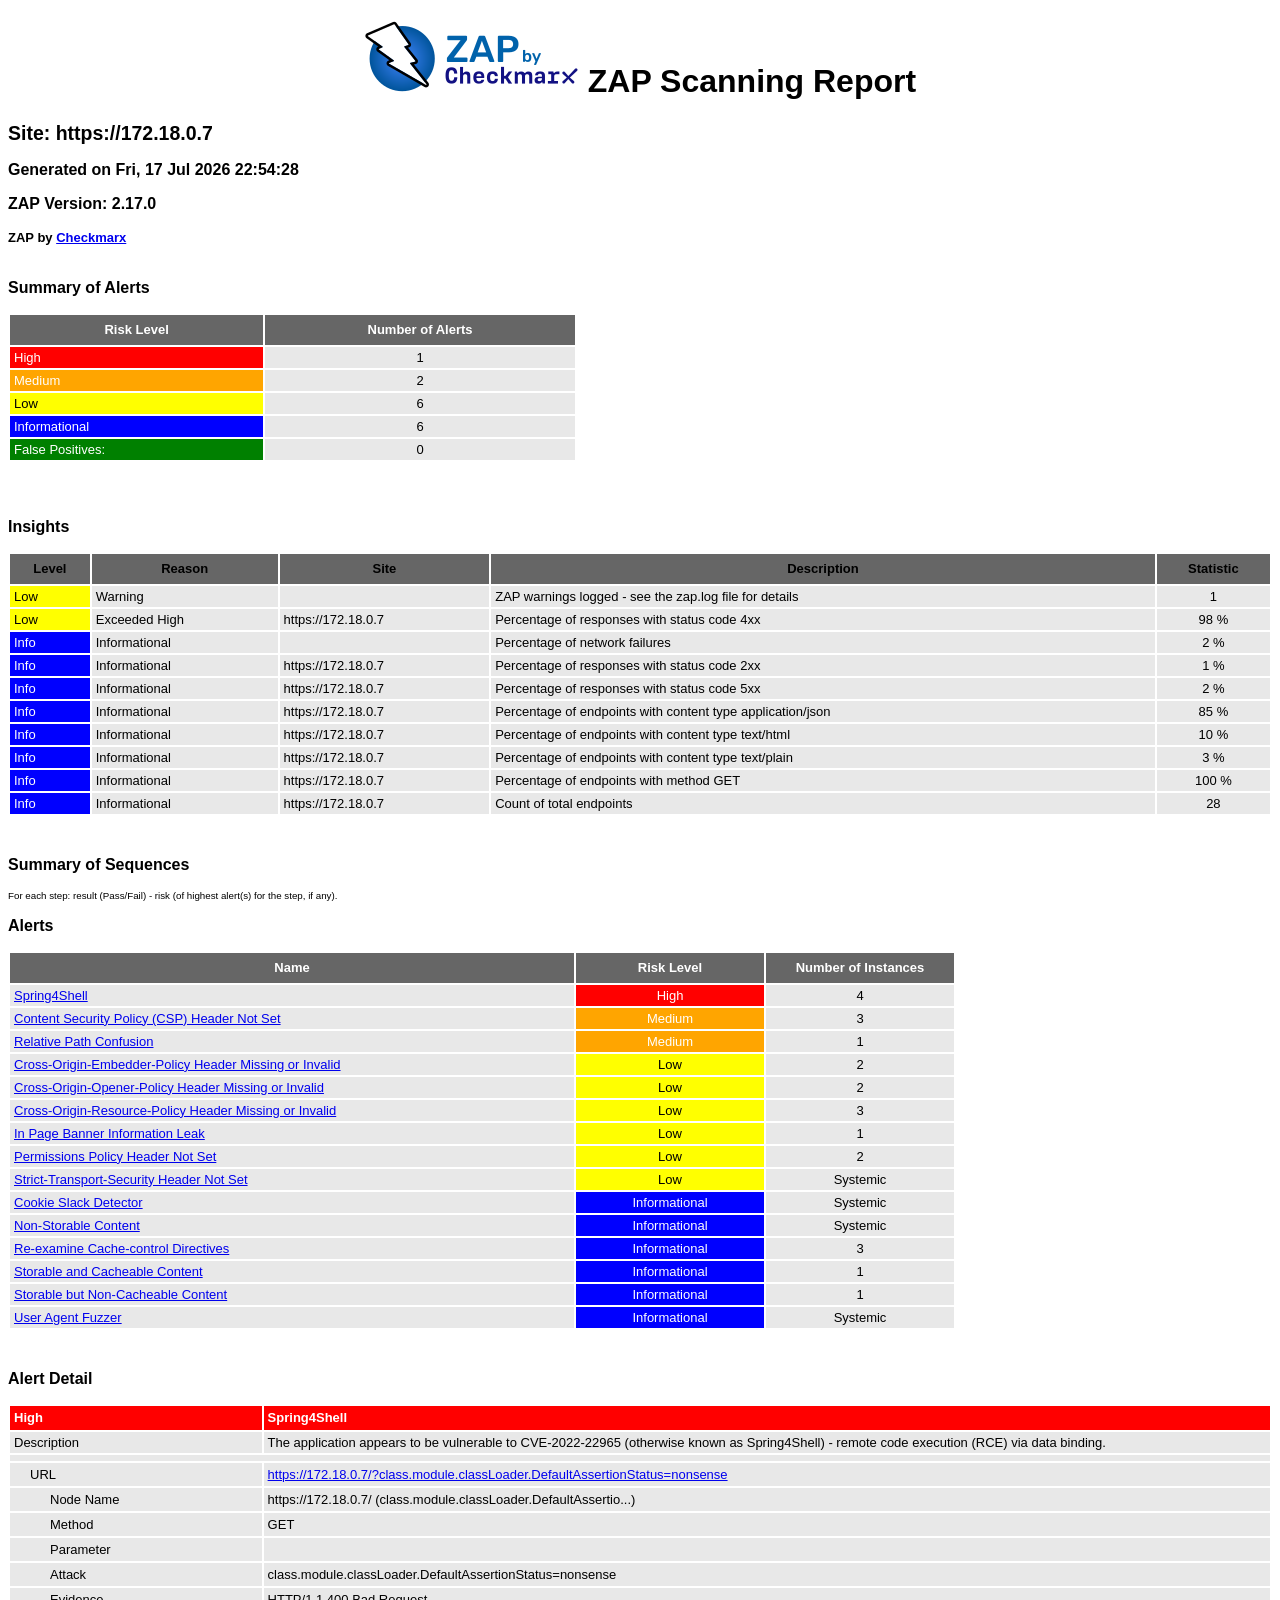
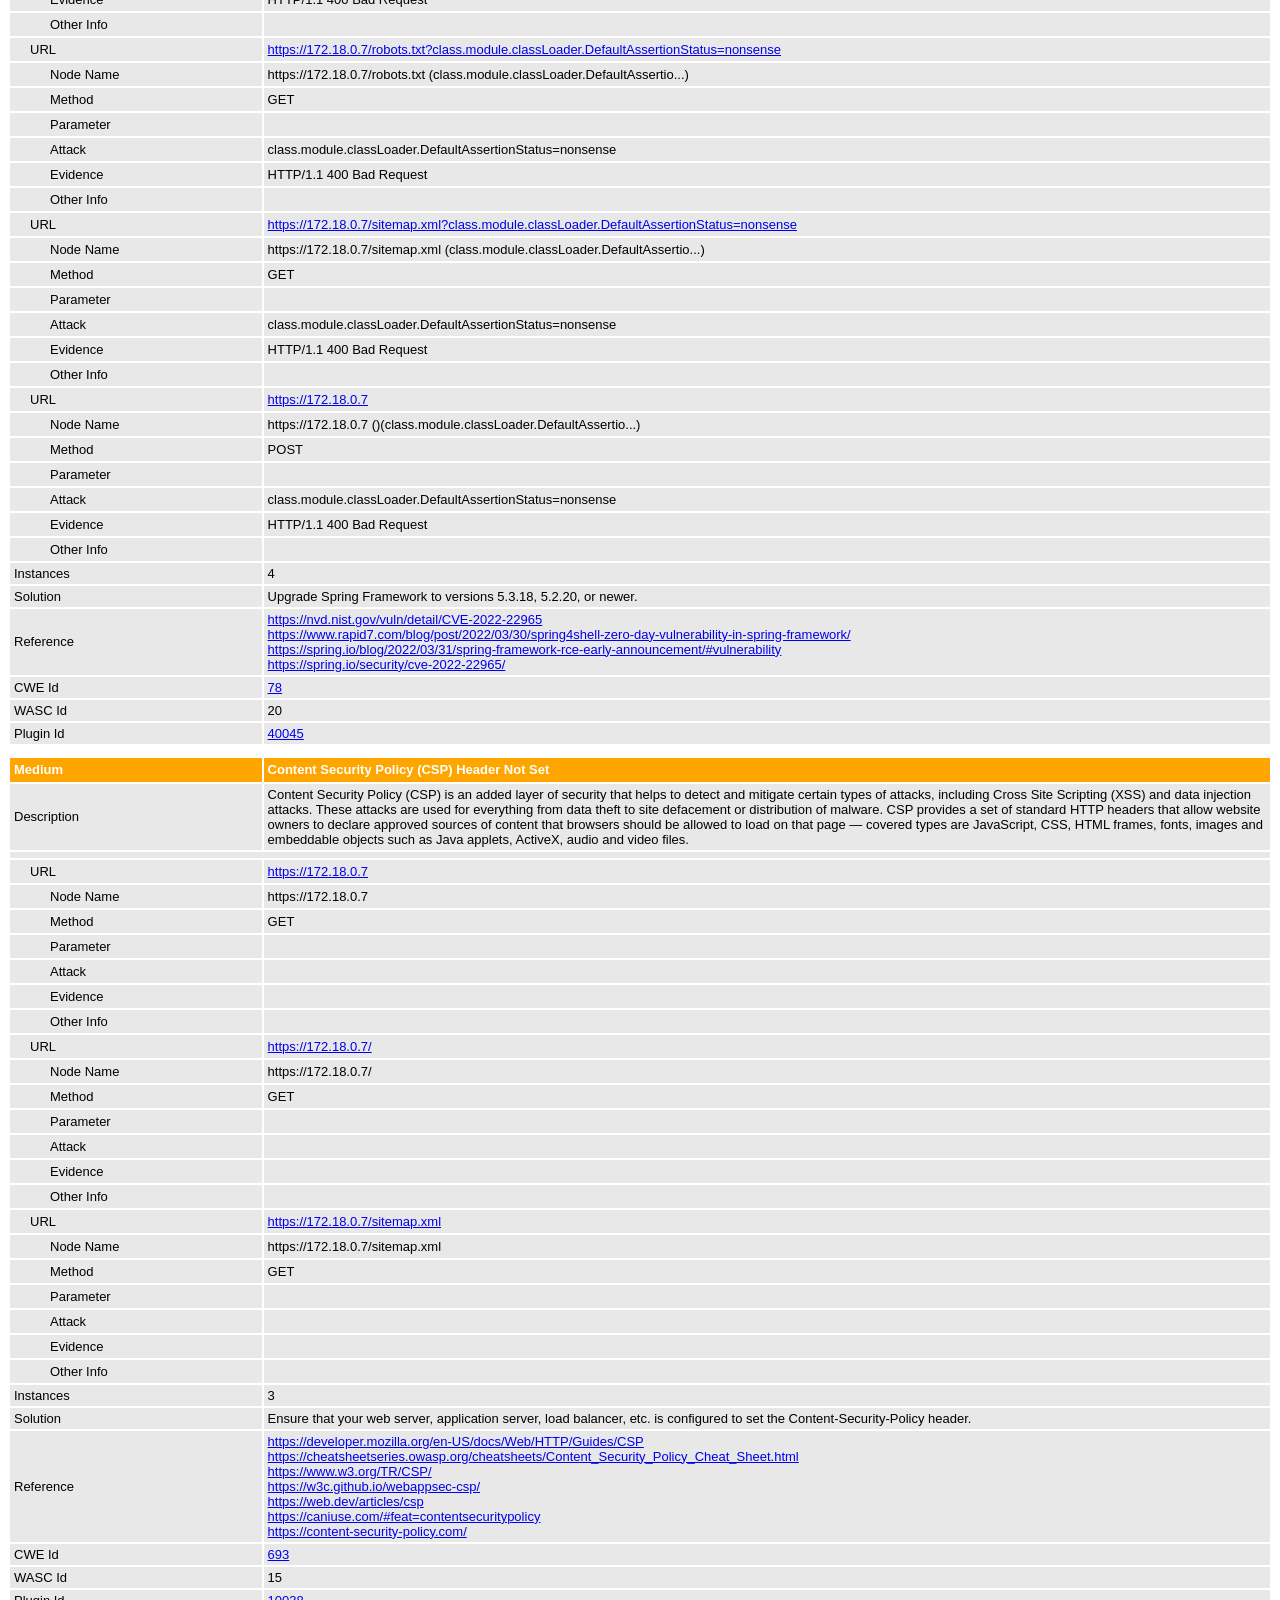
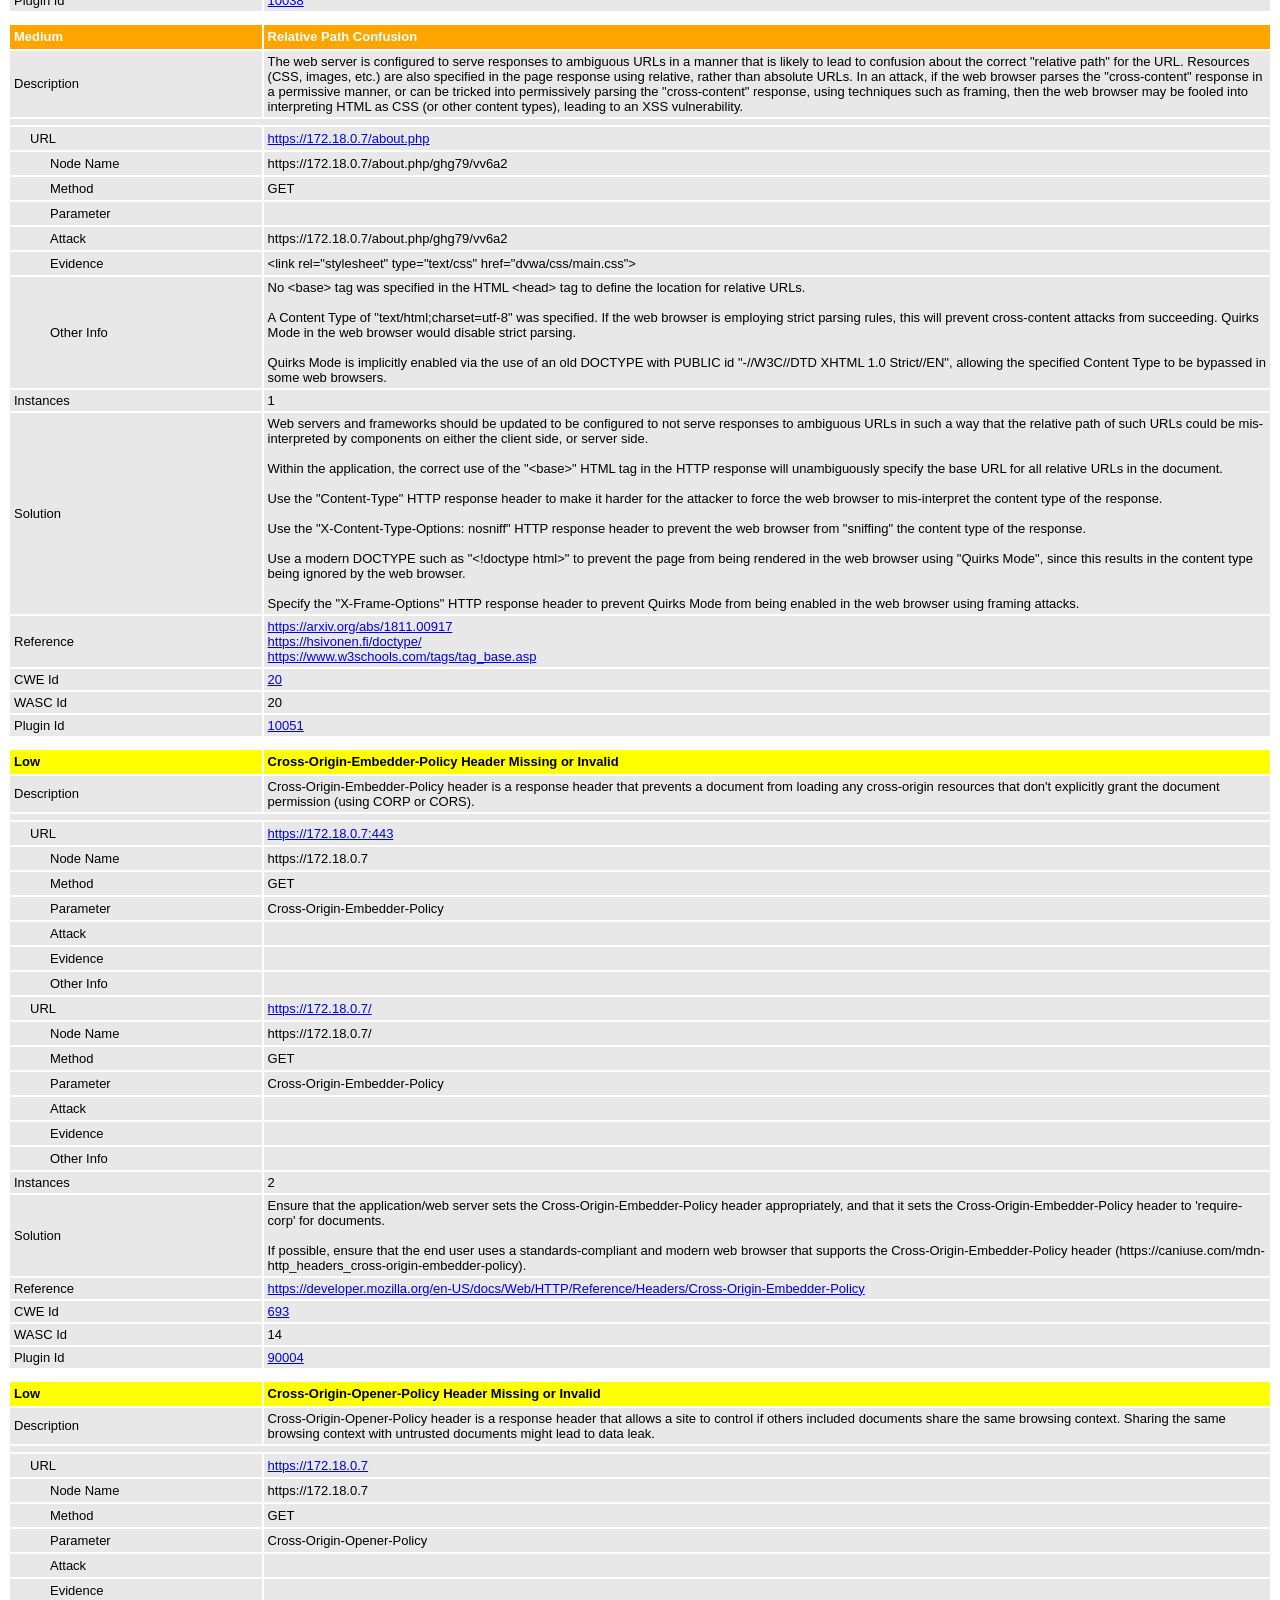
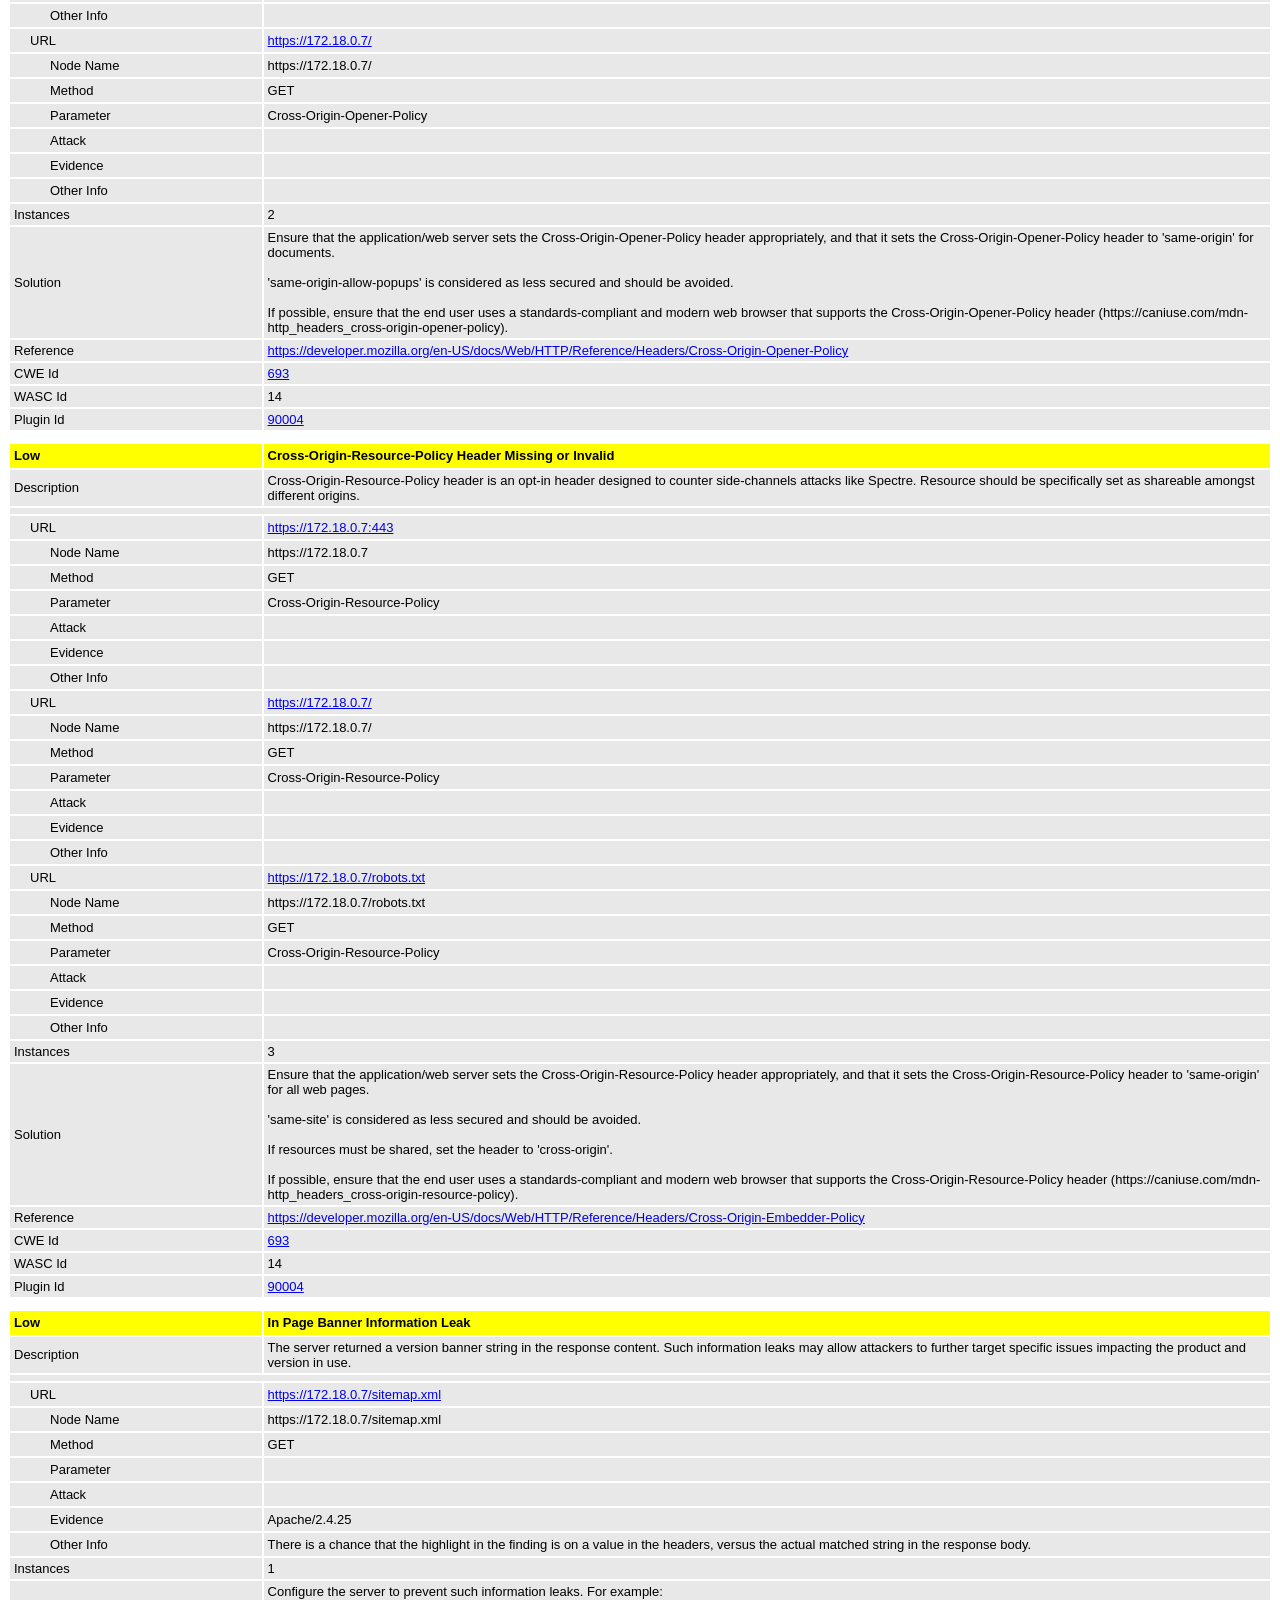
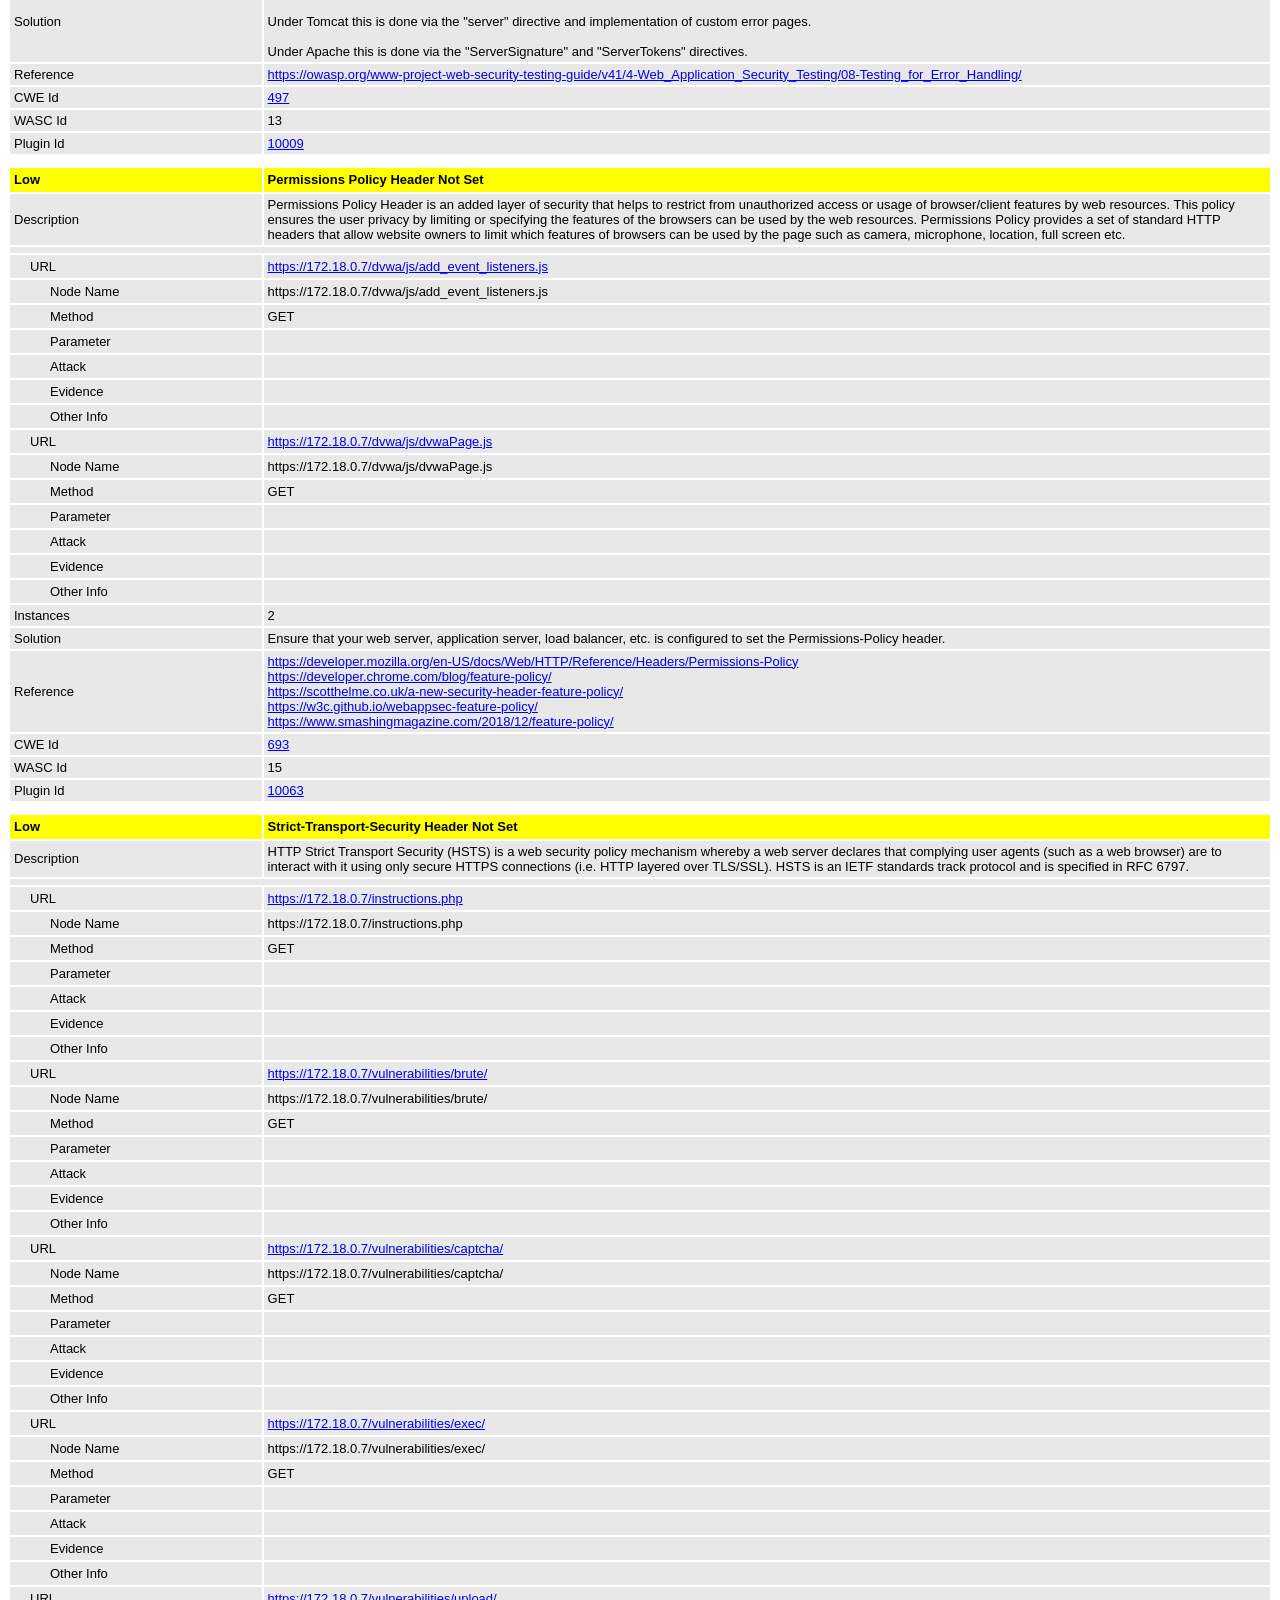
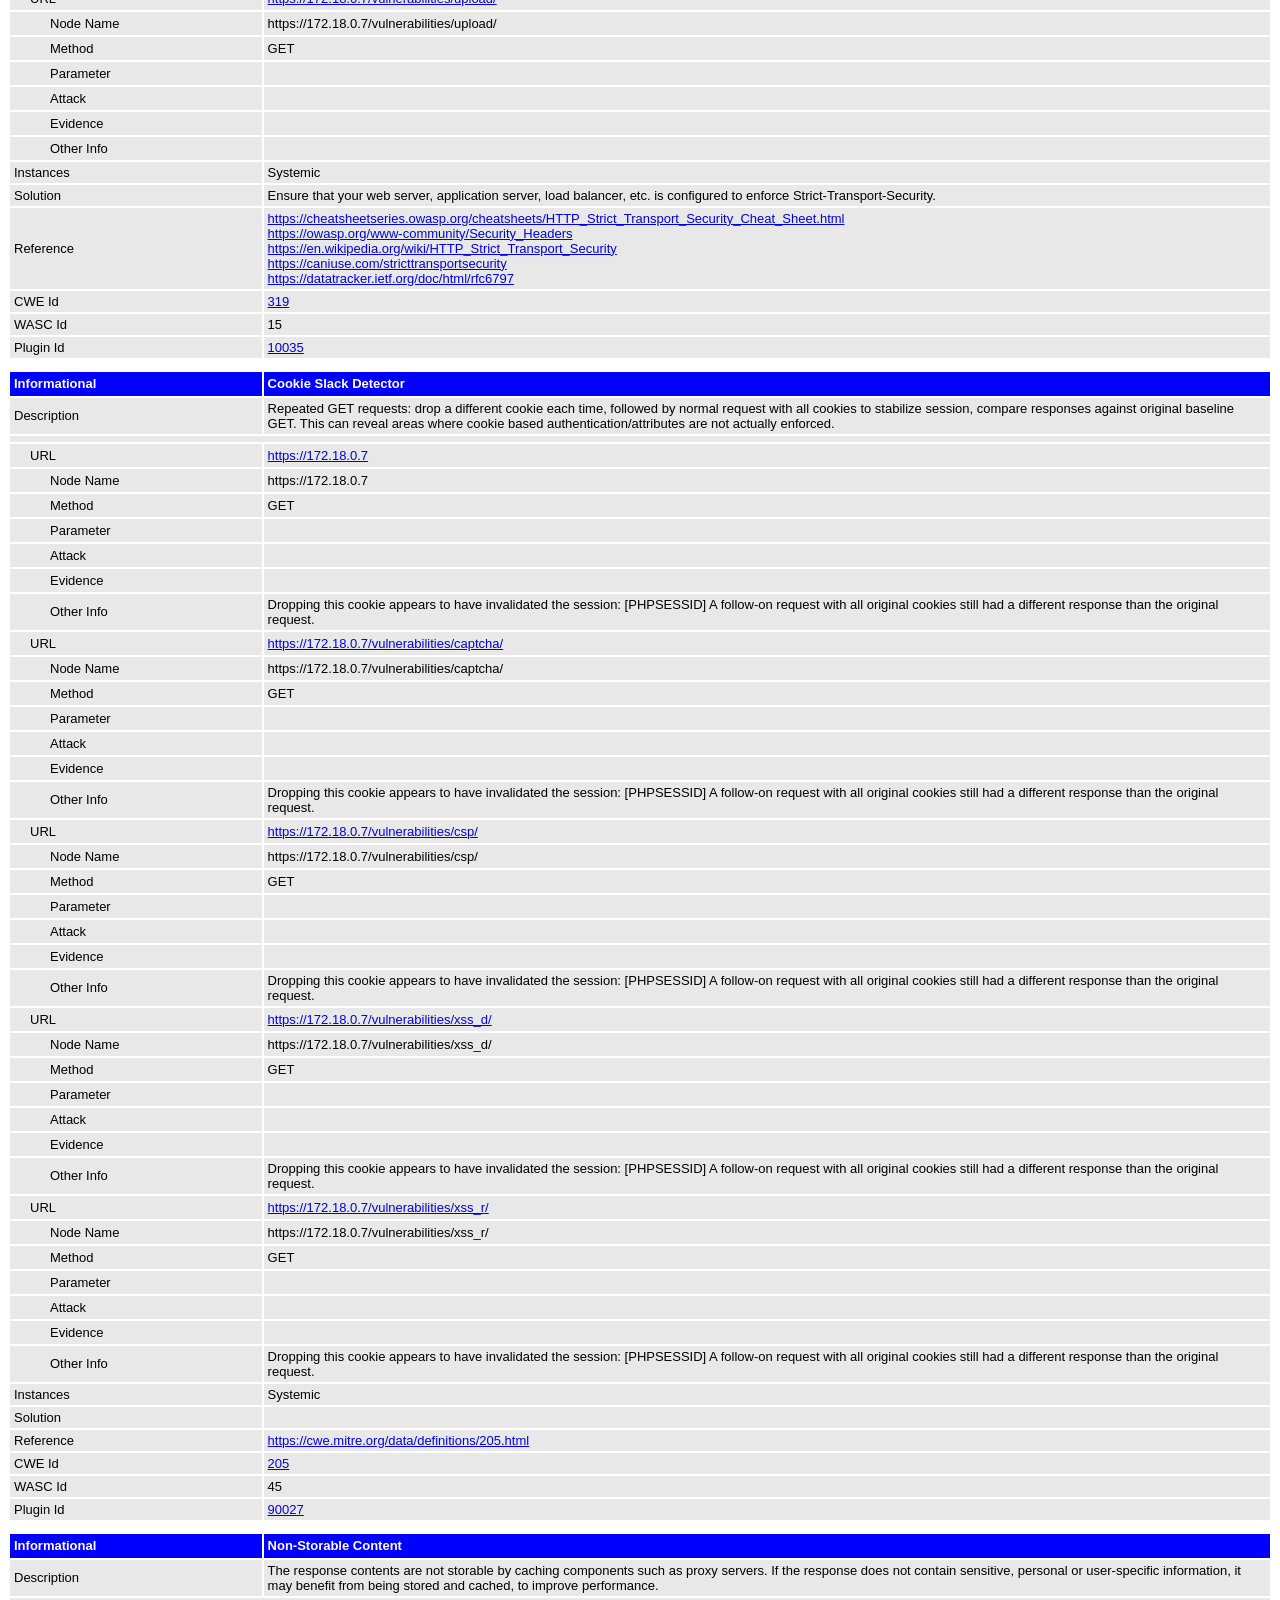
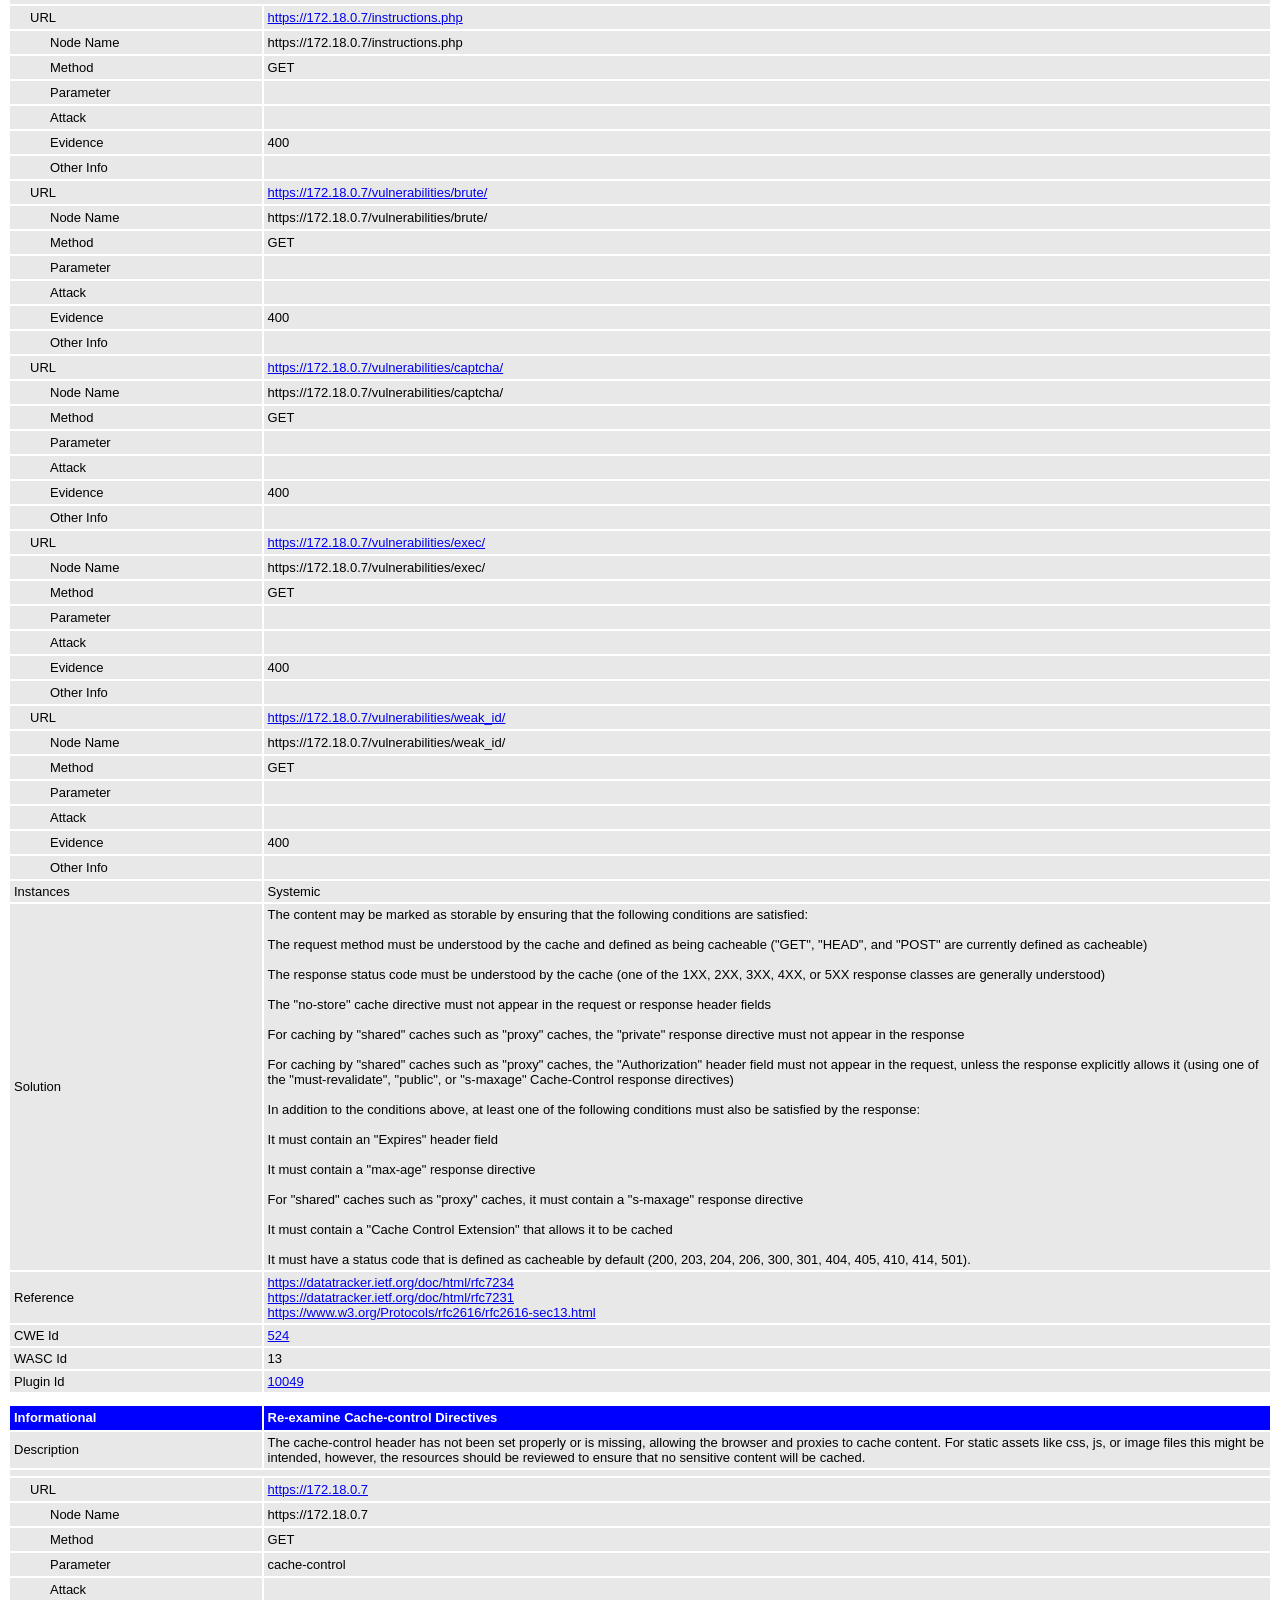
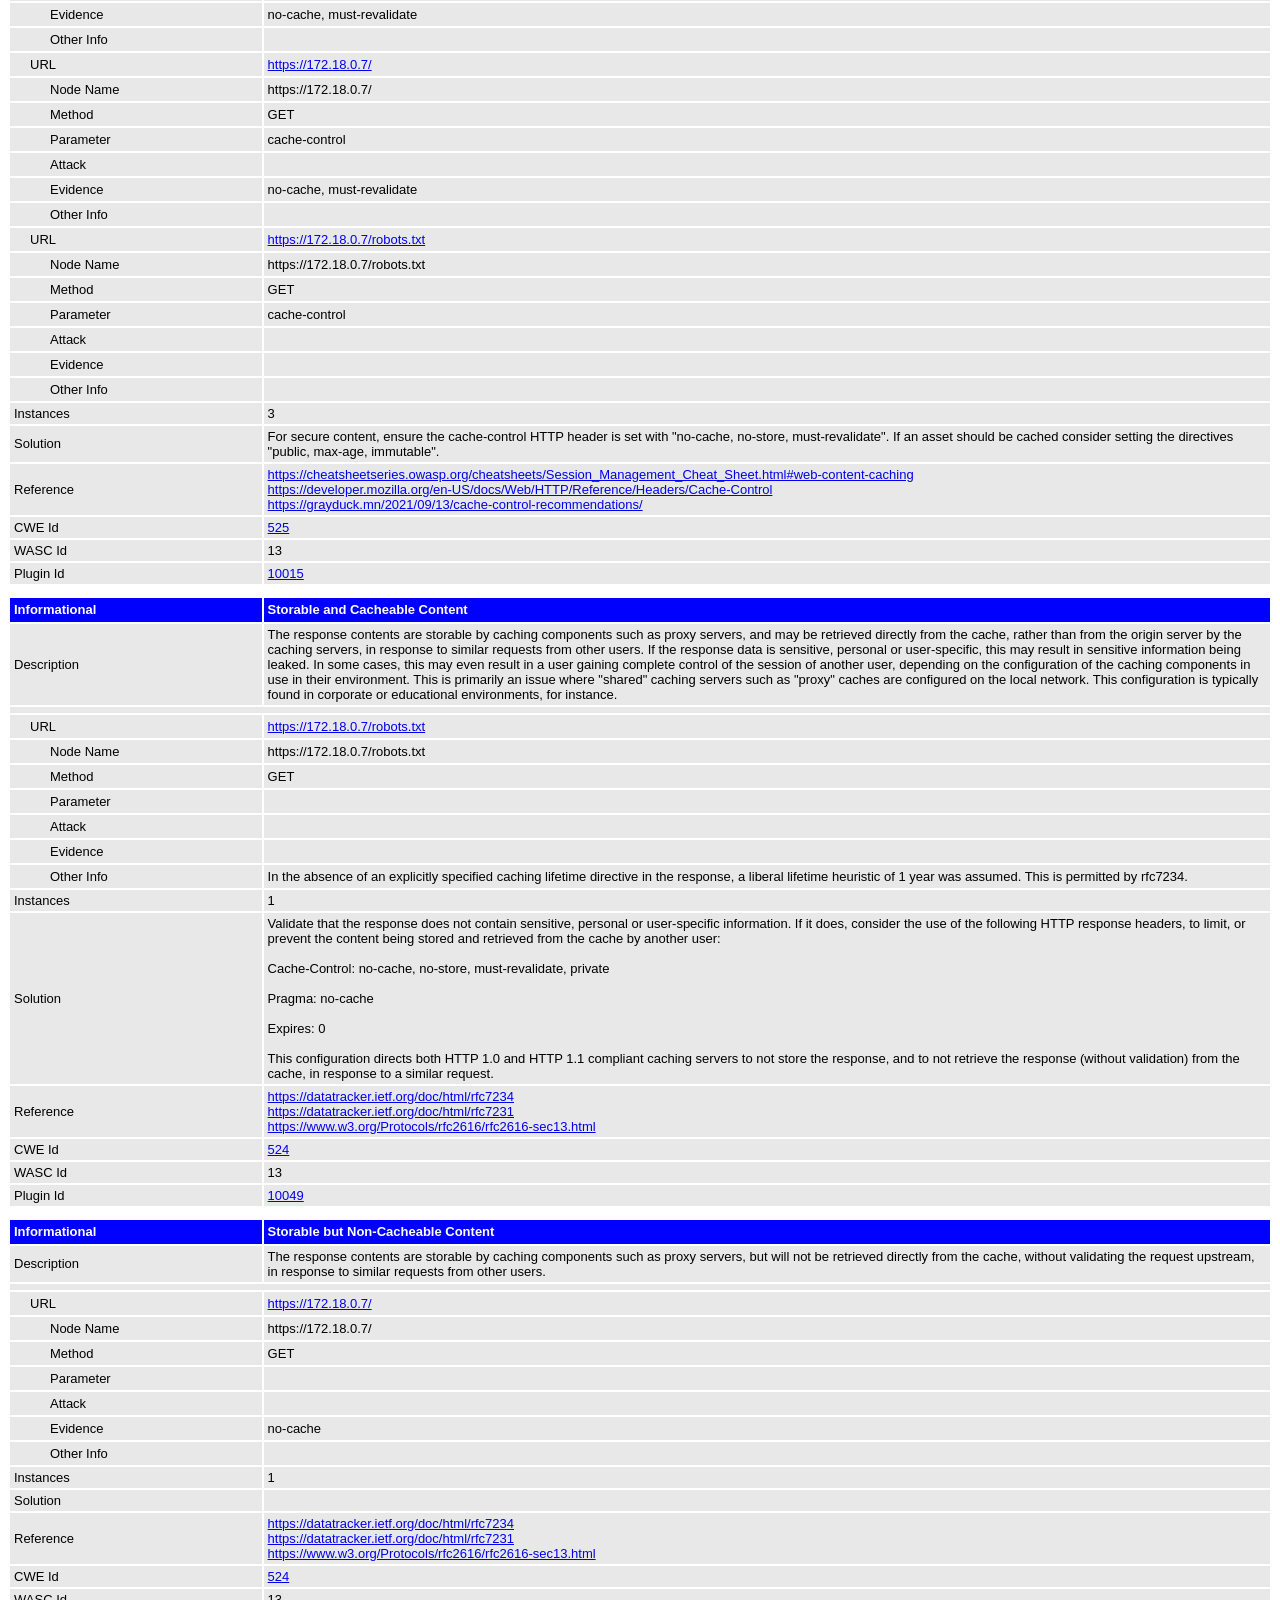
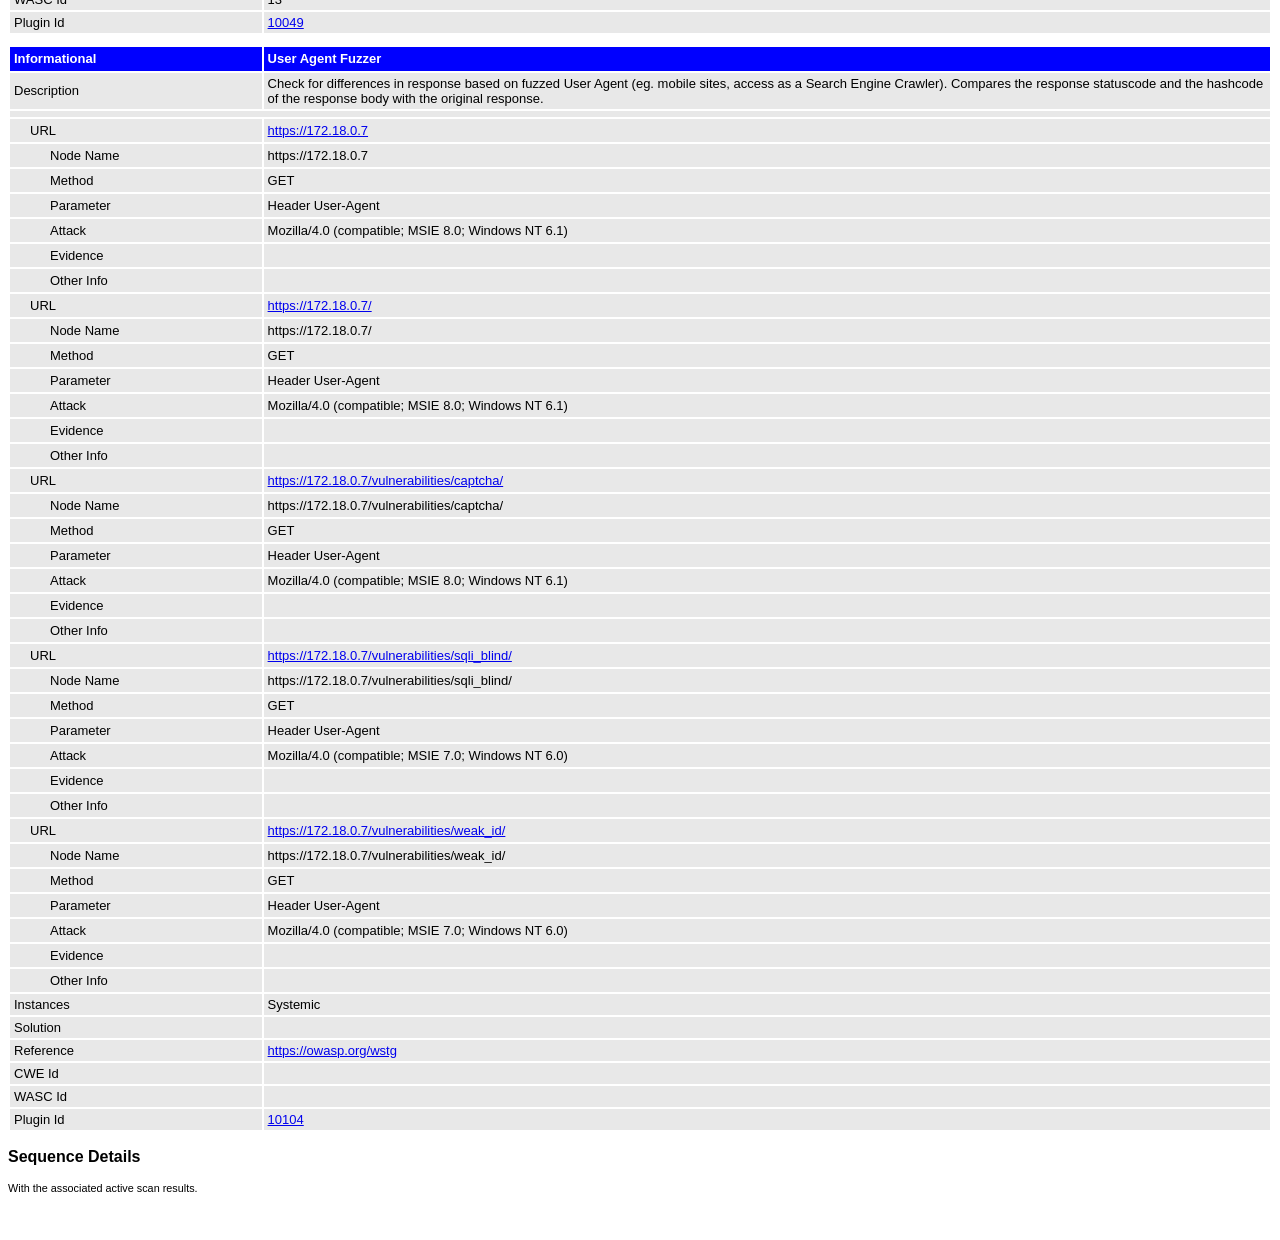
<file: validacao/results/dvwa/dobotshield/zap/zap_report.html>
<!DOCTYPE html>
<html>
<head>
<META http-equiv="Content-Type" content="text/html; charset=UTF-8" />
<title>ZAP Scanning Report</title>
<style type="text/css">
body {
	font-family: "Helvetica Neue", Helvetica, Arial, sans-serif;
	color: #000;
	font-size: 13px;
}

h1 {
	text-align: center;
	font-weight: bold;
	font-size: 32px
}

h3 {
	font-size: 16px;
}

table {
	border: none;
	font-size: 13px;
}

td, th {
	padding: 3px 4px;
	word-break: break-word;
}

th {
	font-weight: bold;
	background-color: #666666;
}

td {
	background-color: #e8e8e8;
}

.spacer {
	margin: 10px;
}

.spacer-lg {
	margin: 40px;
}

.indent1 {
	padding: 4px 20px;
}

.indent2 {
	padding: 4px 40px;
}

.risk-3 {
	background-color: red;
	color: #FFF;
}

.risk-2 {
	background-color: orange;
	color: #FFF;
}

.risk-1 {
	background-color: yellow;
	color: #000;
}

.risk-0 {
	background-color: blue;
	color: #FFF;
}

.risk--1 {
	background-color: green;
	color: #FFF;
}

.summary {
	width: 45%;
}

.summary th {
	color: #FFF;
}

.summary100 {
	width: 100%;
}

.summary80 {
	width: 80%;
}

.tdconstrainer {
	width: 9.1%;
	padding: 0
}

.alerts {
	width: 75%;
}

.alerts th {
	color: #FFF;
}

.results {
	width: 100%;
}

.results th {
	text-align: left;
}

.left-header {
	display: inline-block;
}

.pass {
	background: green;
	color: white
}

.pass::before {
	content: '\2714';
	color: white
}

.fail {
	background: red;
	color: white
}

.fail::before {
	content: '\2716';
	color: white
}

.alert-3b::before {
	content: '\2691';
	color: red
}

.alert-2b::before {
	content: '\2691 ';
	color: orange
}

.alert-1b::before {
	content: '\2691';
	color: yellow
}

.alert-0b::before {
	content: '\2691';
	color: blue
}

.alert-3a::after {
	content: '\2691';
	color: red
}

.alert-2a::after {
	content: '\2691 ';
	color: orange
}

.alert-1a::after {
	content: '\2691';
	color: yellow
}

.alert-0a::after {
	content: '\2691';
	color: blue
}

.lm2 {
	margin-left: 2em;
}

.smallnote {
	font-size: 0.75em
}

.alwayswhite {
	color: white
}

.script-diagnostic-screenshot {
	display: block;
	max-width: 100%;
	height: auto;
}
</style>
</head>
<body>
	<h1>
		<!-- The ZAP by Checkmark Logo -->
		<img
			src="[data-uri]"
			alt="" />
		ZAP Scanning Report
	</h1>
	<p />
	

	<h2>
		
		Site: https://172.18.0.7
		
	</h2>

	<h3>
		Generated on Fri, 17 Jul 2026 22:54:28
	</h3>

	<h3>
		ZAP Version: 2.17.0
	</h3>

	<h4>
		ZAP by <a href="https://checkmarx.com/">Checkmarx</a>
	</h4>

	
		<h3 class="left-header">Summary of Alerts</h3>
		<table class="summary">
			<tr>
				<th width="45%"
					height="24">Risk Level</th>
				<th width="55%"
					align="center">Number of Alerts</th>
			</tr>
			<tr>
				<td class="risk-3">
					<div>High</div>
				</td>
				<td align="center">
					<div>1</div>
				</td>
			</tr>
			<tr>
				<td class="risk-2">
					<div>Medium</div>
				</td>
				<td align="center">
					<div>2</div>
				</td>
			</tr>
			<tr>
				<td class="risk-1">
					<div>Low</div>
				</td>
				<td align="center">
					<div>6</div>
				</td>
			</tr>
			<tr>
				<td class="risk-0">
					<div>Informational</div>
				</td>
				<td align="center">
					<div>6</div>
				</td>
			</tr>
			<tr>
				<td class="risk--1">
					<div>				False Positives:</div>
				</td>
				<td align="center">
					<div>0</div>
				</td>
			</tr>
		</table>
		<div class="spacer-lg"></div>
	
	
	
		<h3 class="left-header">Insights</h3>
		
		<table class="summary100">
			<tr>
				<th height="24">Level</th>
				<th>Reason</th>
				<th>Site</th>
				<th>Description</th>
				<th>Statistic</th>
			</tr>
			
				<tr>
				<td class="risk-1">
					<div>Low</div>
				</td>
				<td>
					<div>Warning</div>
				</td>
				<td>
					<div></div>
				</td>
				<td>
					<div>ZAP warnings logged - see the zap.log file for details</div>
				</td>
				<td align="center">
					<div>1   </div>
				</td>
				</tr>
			
				<tr>
				<td class="risk-1">
					<div>Low</div>
				</td>
				<td>
					<div>Exceeded High</div>
				</td>
				<td>
					<div>https://172.18.0.7</div>
				</td>
				<td>
					<div>Percentage of responses with status code 4xx</div>
				</td>
				<td align="center">
					<div>98 %</div>
				</td>
				</tr>
			
				<tr>
				<td class="risk-0">
					<div>Info</div>
				</td>
				<td>
					<div>Informational</div>
				</td>
				<td>
					<div></div>
				</td>
				<td>
					<div>Percentage of network failures</div>
				</td>
				<td align="center">
					<div>2 %</div>
				</td>
				</tr>
			
				<tr>
				<td class="risk-0">
					<div>Info</div>
				</td>
				<td>
					<div>Informational</div>
				</td>
				<td>
					<div>https://172.18.0.7</div>
				</td>
				<td>
					<div>Percentage of responses with status code 2xx</div>
				</td>
				<td align="center">
					<div>1 %</div>
				</td>
				</tr>
			
				<tr>
				<td class="risk-0">
					<div>Info</div>
				</td>
				<td>
					<div>Informational</div>
				</td>
				<td>
					<div>https://172.18.0.7</div>
				</td>
				<td>
					<div>Percentage of responses with status code 5xx</div>
				</td>
				<td align="center">
					<div>2 %</div>
				</td>
				</tr>
			
				<tr>
				<td class="risk-0">
					<div>Info</div>
				</td>
				<td>
					<div>Informational</div>
				</td>
				<td>
					<div>https://172.18.0.7</div>
				</td>
				<td>
					<div>Percentage of endpoints with content type application/json</div>
				</td>
				<td align="center">
					<div>85 %</div>
				</td>
				</tr>
			
				<tr>
				<td class="risk-0">
					<div>Info</div>
				</td>
				<td>
					<div>Informational</div>
				</td>
				<td>
					<div>https://172.18.0.7</div>
				</td>
				<td>
					<div>Percentage of endpoints with content type text/html</div>
				</td>
				<td align="center">
					<div>10 %</div>
				</td>
				</tr>
			
				<tr>
				<td class="risk-0">
					<div>Info</div>
				</td>
				<td>
					<div>Informational</div>
				</td>
				<td>
					<div>https://172.18.0.7</div>
				</td>
				<td>
					<div>Percentage of endpoints with content type text/plain</div>
				</td>
				<td align="center">
					<div>3 %</div>
				</td>
				</tr>
			
				<tr>
				<td class="risk-0">
					<div>Info</div>
				</td>
				<td>
					<div>Informational</div>
				</td>
				<td>
					<div>https://172.18.0.7</div>
				</td>
				<td>
					<div>Percentage of endpoints with method GET</div>
				</td>
				<td align="center">
					<div>100 %</div>
				</td>
				</tr>
			
				<tr>
				<td class="risk-0">
					<div>Info</div>
				</td>
				<td>
					<div>Informational</div>
				</td>
				<td>
					<div>https://172.18.0.7</div>
				</td>
				<td>
					<div>Count of total endpoints</div>
				</td>
				<td align="center">
					<div>28   </div>
				</td>
				</tr>
			
		</table>
		<div class="spacer-lg"></div>
	

	

	
		
			<h3>Summary of Sequences</h3>
			<p class="smallnote">For each step: result (Pass/Fail) - risk (of highest alert(s) for the step, if any).</p>

			
				</table>
			
		
	</th:block>

	
		<h3>Alerts</h3>
		<table class="alerts">
			<tr>
				<th width="60%" height="24">Name</th>
				<th width="20%"
					align="center">Risk Level</th>
				<th width="20%"
					align="center">Number of Instances</th>
			</tr>
			<tr>
				<td><a href="#40045">Spring4Shell</a></td>
				<td align="center" class="risk-3">High</td>
				
				
				<td align="center">4</td>
				
			</tr>
			<tr>
				<td><a href="#10038">Content Security Policy (CSP) Header Not Set</a></td>
				<td align="center" class="risk-2">Medium</td>
				
				
				<td align="center">3</td>
				
			</tr>
			<tr>
				<td><a href="#10051">Relative Path Confusion</a></td>
				<td align="center" class="risk-2">Medium</td>
				
				
				<td align="center">1</td>
				
			</tr>
			<tr>
				<td><a href="#90004">Cross-Origin-Embedder-Policy Header Missing or Invalid</a></td>
				<td align="center" class="risk-1">Low</td>
				
				
				<td align="center">2</td>
				
			</tr>
			<tr>
				<td><a href="#90004">Cross-Origin-Opener-Policy Header Missing or Invalid</a></td>
				<td align="center" class="risk-1">Low</td>
				
				
				<td align="center">2</td>
				
			</tr>
			<tr>
				<td><a href="#90004">Cross-Origin-Resource-Policy Header Missing or Invalid</a></td>
				<td align="center" class="risk-1">Low</td>
				
				
				<td align="center">3</td>
				
			</tr>
			<tr>
				<td><a href="#10009">In Page Banner Information Leak</a></td>
				<td align="center" class="risk-1">Low</td>
				
				
				<td align="center">1</td>
				
			</tr>
			<tr>
				<td><a href="#10063">Permissions Policy Header Not Set</a></td>
				<td align="center" class="risk-1">Low</td>
				
				
				<td align="center">2</td>
				
			</tr>
			<tr>
				<td><a href="#10035">Strict-Transport-Security Header Not Set</a></td>
				<td align="center" class="risk-1">Low</td>
				
				<td align="center">Systemic</td>
				
				
			</tr>
			<tr>
				<td><a href="#90027">Cookie Slack Detector</a></td>
				<td align="center" class="risk-0">Informational</td>
				
				<td align="center">Systemic</td>
				
				
			</tr>
			<tr>
				<td><a href="#10049">Non-Storable Content</a></td>
				<td align="center" class="risk-0">Informational</td>
				
				<td align="center">Systemic</td>
				
				
			</tr>
			<tr>
				<td><a href="#10015">Re-examine Cache-control Directives</a></td>
				<td align="center" class="risk-0">Informational</td>
				
				
				<td align="center">3</td>
				
			</tr>
			<tr>
				<td><a href="#10049">Storable and Cacheable Content</a></td>
				<td align="center" class="risk-0">Informational</td>
				
				
				<td align="center">1</td>
				
			</tr>
			<tr>
				<td><a href="#10049">Storable but Non-Cacheable Content</a></td>
				<td align="center" class="risk-0">Informational</td>
				
				
				<td align="center">1</td>
				
			</tr>
			<tr>
				<td><a href="#10104">User Agent Fuzzer</a></td>
				<td align="center" class="risk-0">Informational</td>
				
				<td align="center">Systemic</td>
				
				
			</tr>
		</table>
		<div class="spacer-lg"></div>
	

	
		<h3>Alert Detail</h3>
		
			<table class="results">
				<tr height="24">
					<th width="20%" class="risk-3"><a
						id="40045"></a>
						<div>High</div></th>
					<th class="risk-3">Spring4Shell</th>
				</tr>
				<tr>
					<td width="20%">Description</td>
					<td width="80%">
							<div>The application appears to be vulnerable to CVE-2022-22965 (otherwise known as Spring4Shell) - remote code execution (RCE) via data binding.</div>
							
						</td>
				</tr>
				<TR vAlign="top">
					<TD colspan="2"></TD>
				</TR>
				
					<tr>
						<td width="20%"
							class="indent1">URL</td>
						<td width="80%"><a href="https://172.18.0.7/?class.module.classLoader.DefaultAssertionStatus=nonsense">https://172.18.0.7/?class.module.classLoader.DefaultAssertionStatus=nonsense</a></td>
					</tr>
					<tr>
						<td width="20%"
							class="indent2">Node Name</td>
						<td width="80%">https://172.18.0.7/ (class.module.classLoader.DefaultAssertio...)</td>
					</tr>
					<tr>
						<td width="20%"
							class="indent2">Method</td>
						<td width="80%">GET</td>
					</tr>
					<tr>
						<td width="20%"
							class="indent2">Parameter</td>
						<td width="80%"></td>
					</tr>
					<tr>
						<td width="20%"
							class="indent2">Attack</td>
						<td width="80%">class.module.classLoader.DefaultAssertionStatus=nonsense</td>
					</tr>
					<tr>
						<td width="20%"
							class="indent2">Evidence</td>
						<td width="80%">HTTP/1.1 400 Bad Request</td>
					</tr>
					<tr>
						<td width="20%"
							class="indent2">Other Info</td>
						<td width="80%"></td>
					</tr>
				
					<tr>
						<td width="20%"
							class="indent1">URL</td>
						<td width="80%"><a href="https://172.18.0.7/robots.txt?class.module.classLoader.DefaultAssertionStatus=nonsense">https://172.18.0.7/robots.txt?class.module.classLoader.DefaultAssertionStatus=nonsense</a></td>
					</tr>
					<tr>
						<td width="20%"
							class="indent2">Node Name</td>
						<td width="80%">https://172.18.0.7/robots.txt (class.module.classLoader.DefaultAssertio...)</td>
					</tr>
					<tr>
						<td width="20%"
							class="indent2">Method</td>
						<td width="80%">GET</td>
					</tr>
					<tr>
						<td width="20%"
							class="indent2">Parameter</td>
						<td width="80%"></td>
					</tr>
					<tr>
						<td width="20%"
							class="indent2">Attack</td>
						<td width="80%">class.module.classLoader.DefaultAssertionStatus=nonsense</td>
					</tr>
					<tr>
						<td width="20%"
							class="indent2">Evidence</td>
						<td width="80%">HTTP/1.1 400 Bad Request</td>
					</tr>
					<tr>
						<td width="20%"
							class="indent2">Other Info</td>
						<td width="80%"></td>
					</tr>
				
					<tr>
						<td width="20%"
							class="indent1">URL</td>
						<td width="80%"><a href="https://172.18.0.7/sitemap.xml?class.module.classLoader.DefaultAssertionStatus=nonsense">https://172.18.0.7/sitemap.xml?class.module.classLoader.DefaultAssertionStatus=nonsense</a></td>
					</tr>
					<tr>
						<td width="20%"
							class="indent2">Node Name</td>
						<td width="80%">https://172.18.0.7/sitemap.xml (class.module.classLoader.DefaultAssertio...)</td>
					</tr>
					<tr>
						<td width="20%"
							class="indent2">Method</td>
						<td width="80%">GET</td>
					</tr>
					<tr>
						<td width="20%"
							class="indent2">Parameter</td>
						<td width="80%"></td>
					</tr>
					<tr>
						<td width="20%"
							class="indent2">Attack</td>
						<td width="80%">class.module.classLoader.DefaultAssertionStatus=nonsense</td>
					</tr>
					<tr>
						<td width="20%"
							class="indent2">Evidence</td>
						<td width="80%">HTTP/1.1 400 Bad Request</td>
					</tr>
					<tr>
						<td width="20%"
							class="indent2">Other Info</td>
						<td width="80%"></td>
					</tr>
				
					<tr>
						<td width="20%"
							class="indent1">URL</td>
						<td width="80%"><a href="https://172.18.0.7">https://172.18.0.7</a></td>
					</tr>
					<tr>
						<td width="20%"
							class="indent2">Node Name</td>
						<td width="80%">https://172.18.0.7 ()(class.module.classLoader.DefaultAssertio...)</td>
					</tr>
					<tr>
						<td width="20%"
							class="indent2">Method</td>
						<td width="80%">POST</td>
					</tr>
					<tr>
						<td width="20%"
							class="indent2">Parameter</td>
						<td width="80%"></td>
					</tr>
					<tr>
						<td width="20%"
							class="indent2">Attack</td>
						<td width="80%">class.module.classLoader.DefaultAssertionStatus=nonsense</td>
					</tr>
					<tr>
						<td width="20%"
							class="indent2">Evidence</td>
						<td width="80%">HTTP/1.1 400 Bad Request</td>
					</tr>
					<tr>
						<td width="20%"
							class="indent2">Other Info</td>
						<td width="80%"></td>
					</tr>
				
				<tr>
					<td width="20%">Instances</td>
					
					
					<td width="80%">4</td>
					
				</tr>
				<tr>
					<td width="20%">Solution</td>
					<td width="80%">
							<div>Upgrade Spring Framework to versions 5.3.18, 5.2.20, or newer.</div>
							
						</td>
				</tr>
				<tr>
					<td width="20%">Reference</td>
					<td width="80%">
							<a href="https://nvd.nist.gov/vuln/detail/CVE-2022-22965">https://nvd.nist.gov/vuln/detail/CVE-2022-22965</a>
							<br />
						
							<a href="https://www.rapid7.com/blog/post/2022/03/30/spring4shell-zero-day-vulnerability-in-spring-framework/">https://www.rapid7.com/blog/post/2022/03/30/spring4shell-zero-day-vulnerability-in-spring-framework/</a>
							<br />
						
							<a href="https://spring.io/blog/2022/03/31/spring-framework-rce-early-announcement/#vulnerability">https://spring.io/blog/2022/03/31/spring-framework-rce-early-announcement/#vulnerability</a>
							<br />
						
							<a href="https://spring.io/security/cve-2022-22965/">https://spring.io/security/cve-2022-22965/</a>
							
						</td>
				</tr>
				<tr>
					<td width="20%">CWE Id</td>
					<td width="80%"><a
						href="https://cwe.mitre.org/data/definitions/78.html">78</a></td>
				</tr>
				<tr>
					<td width="20%">WASC Id</td>
					<td width="80%">20</td>
				</tr>
				<tr>
					<td width="20%">Plugin Id</td>
					<td width="80%"><a
						href="https://www.zaproxy.org/docs/alerts/40045/">40045</a></td>
				</tr>
			</table>
			<div class="spacer"></div>
		
			<table class="results">
				<tr height="24">
					<th width="20%" class="risk-2"><a
						id="10038"></a>
						<div>Medium</div></th>
					<th class="risk-2">Content Security Policy (CSP) Header Not Set</th>
				</tr>
				<tr>
					<td width="20%">Description</td>
					<td width="80%">
							<div>Content Security Policy (CSP) is an added layer of security that helps to detect and mitigate certain types of attacks, including Cross Site Scripting (XSS) and data injection attacks. These attacks are used for everything from data theft to site defacement or distribution of malware. CSP provides a set of standard HTTP headers that allow website owners to declare approved sources of content that browsers should be allowed to load on that page — covered types are JavaScript, CSS, HTML frames, fonts, images and embeddable objects such as Java applets, ActiveX, audio and video files.</div>
							
						</td>
				</tr>
				<TR vAlign="top">
					<TD colspan="2"></TD>
				</TR>
				
					<tr>
						<td width="20%"
							class="indent1">URL</td>
						<td width="80%"><a href="https://172.18.0.7">https://172.18.0.7</a></td>
					</tr>
					<tr>
						<td width="20%"
							class="indent2">Node Name</td>
						<td width="80%">https://172.18.0.7</td>
					</tr>
					<tr>
						<td width="20%"
							class="indent2">Method</td>
						<td width="80%">GET</td>
					</tr>
					<tr>
						<td width="20%"
							class="indent2">Parameter</td>
						<td width="80%"></td>
					</tr>
					<tr>
						<td width="20%"
							class="indent2">Attack</td>
						<td width="80%"></td>
					</tr>
					<tr>
						<td width="20%"
							class="indent2">Evidence</td>
						<td width="80%"></td>
					</tr>
					<tr>
						<td width="20%"
							class="indent2">Other Info</td>
						<td width="80%"></td>
					</tr>
				
					<tr>
						<td width="20%"
							class="indent1">URL</td>
						<td width="80%"><a href="https://172.18.0.7/">https://172.18.0.7/</a></td>
					</tr>
					<tr>
						<td width="20%"
							class="indent2">Node Name</td>
						<td width="80%">https://172.18.0.7/</td>
					</tr>
					<tr>
						<td width="20%"
							class="indent2">Method</td>
						<td width="80%">GET</td>
					</tr>
					<tr>
						<td width="20%"
							class="indent2">Parameter</td>
						<td width="80%"></td>
					</tr>
					<tr>
						<td width="20%"
							class="indent2">Attack</td>
						<td width="80%"></td>
					</tr>
					<tr>
						<td width="20%"
							class="indent2">Evidence</td>
						<td width="80%"></td>
					</tr>
					<tr>
						<td width="20%"
							class="indent2">Other Info</td>
						<td width="80%"></td>
					</tr>
				
					<tr>
						<td width="20%"
							class="indent1">URL</td>
						<td width="80%"><a href="https://172.18.0.7/sitemap.xml">https://172.18.0.7/sitemap.xml</a></td>
					</tr>
					<tr>
						<td width="20%"
							class="indent2">Node Name</td>
						<td width="80%">https://172.18.0.7/sitemap.xml</td>
					</tr>
					<tr>
						<td width="20%"
							class="indent2">Method</td>
						<td width="80%">GET</td>
					</tr>
					<tr>
						<td width="20%"
							class="indent2">Parameter</td>
						<td width="80%"></td>
					</tr>
					<tr>
						<td width="20%"
							class="indent2">Attack</td>
						<td width="80%"></td>
					</tr>
					<tr>
						<td width="20%"
							class="indent2">Evidence</td>
						<td width="80%"></td>
					</tr>
					<tr>
						<td width="20%"
							class="indent2">Other Info</td>
						<td width="80%"></td>
					</tr>
				
				<tr>
					<td width="20%">Instances</td>
					
					
					<td width="80%">3</td>
					
				</tr>
				<tr>
					<td width="20%">Solution</td>
					<td width="80%">
							<div>Ensure that your web server, application server, load balancer, etc. is configured to set the Content-Security-Policy header.</div>
							
						</td>
				</tr>
				<tr>
					<td width="20%">Reference</td>
					<td width="80%">
							<a href="https://developer.mozilla.org/en-US/docs/Web/HTTP/Guides/CSP">https://developer.mozilla.org/en-US/docs/Web/HTTP/Guides/CSP</a>
							<br />
						
							<a href="https://cheatsheetseries.owasp.org/cheatsheets/Content_Security_Policy_Cheat_Sheet.html">https://cheatsheetseries.owasp.org/cheatsheets/Content_Security_Policy_Cheat_Sheet.html</a>
							<br />
						
							<a href="https://www.w3.org/TR/CSP/">https://www.w3.org/TR/CSP/</a>
							<br />
						
							<a href="https://w3c.github.io/webappsec-csp/">https://w3c.github.io/webappsec-csp/</a>
							<br />
						
							<a href="https://web.dev/articles/csp">https://web.dev/articles/csp</a>
							<br />
						
							<a href="https://caniuse.com/#feat=contentsecuritypolicy">https://caniuse.com/#feat=contentsecuritypolicy</a>
							<br />
						
							<a href="https://content-security-policy.com/">https://content-security-policy.com/</a>
							
						</td>
				</tr>
				<tr>
					<td width="20%">CWE Id</td>
					<td width="80%"><a
						href="https://cwe.mitre.org/data/definitions/693.html">693</a></td>
				</tr>
				<tr>
					<td width="20%">WASC Id</td>
					<td width="80%">15</td>
				</tr>
				<tr>
					<td width="20%">Plugin Id</td>
					<td width="80%"><a
						href="https://www.zaproxy.org/docs/alerts/10038/">10038</a></td>
				</tr>
			</table>
			<div class="spacer"></div>
		
			<table class="results">
				<tr height="24">
					<th width="20%" class="risk-2"><a
						id="10051"></a>
						<div>Medium</div></th>
					<th class="risk-2">Relative Path Confusion</th>
				</tr>
				<tr>
					<td width="20%">Description</td>
					<td width="80%">
							<div>The web server is configured to serve responses to ambiguous URLs in a manner that is likely to lead to confusion about the correct &quot;relative path&quot; for the URL. Resources (CSS, images, etc.) are also specified in the page response using relative, rather than absolute URLs. In an attack, if the web browser parses the &quot;cross-content&quot; response in a permissive manner, or can be tricked into permissively parsing the &quot;cross-content&quot; response, using techniques such as framing, then the web browser may be fooled into interpreting HTML as CSS (or other content types), leading to an XSS vulnerability.</div>
							
						</td>
				</tr>
				<TR vAlign="top">
					<TD colspan="2"></TD>
				</TR>
				
					<tr>
						<td width="20%"
							class="indent1">URL</td>
						<td width="80%"><a href="https://172.18.0.7/about.php">https://172.18.0.7/about.php</a></td>
					</tr>
					<tr>
						<td width="20%"
							class="indent2">Node Name</td>
						<td width="80%">https://172.18.0.7/about.php/ghg79/vv6a2</td>
					</tr>
					<tr>
						<td width="20%"
							class="indent2">Method</td>
						<td width="80%">GET</td>
					</tr>
					<tr>
						<td width="20%"
							class="indent2">Parameter</td>
						<td width="80%"></td>
					</tr>
					<tr>
						<td width="20%"
							class="indent2">Attack</td>
						<td width="80%">https://172.18.0.7/about.php/ghg79/vv6a2</td>
					</tr>
					<tr>
						<td width="20%"
							class="indent2">Evidence</td>
						<td width="80%">&lt;link rel=&quot;stylesheet&quot; type=&quot;text/css&quot; href=&quot;dvwa/css/main.css&quot;&gt;</td>
					</tr>
					<tr>
						<td width="20%"
							class="indent2">Other Info</td>
						<td width="80%">
							<div>No &lt;base&gt; tag was specified in the HTML &lt;head&gt; tag to define the location for relative URLs.</div>
							<br />
						
							<div>A Content Type of &quot;text/html;charset=utf-8&quot; was specified. If the web browser is employing strict parsing rules, this will prevent cross-content attacks from succeeding. Quirks Mode in the web browser would disable strict parsing.</div>
							<br />
						
							<div>Quirks Mode is implicitly enabled via the use of an old DOCTYPE with PUBLIC id &quot;-//W3C//DTD XHTML 1.0 Strict//EN&quot;, allowing the specified Content Type to be bypassed in some web browsers.</div>
							
						</td>
					</tr>
				
				<tr>
					<td width="20%">Instances</td>
					
					
					<td width="80%">1</td>
					
				</tr>
				<tr>
					<td width="20%">Solution</td>
					<td width="80%">
							<div>Web servers and frameworks should be updated to be configured to not serve responses to ambiguous URLs in such a way that the relative path of such URLs could be mis-interpreted by components on either the client side, or server side.</div>
							<br />
						
							<div>Within the application, the correct use of the &quot;&lt;base&gt;&quot; HTML tag in the HTTP response will unambiguously specify the base URL for all relative URLs in the document.</div>
							<br />
						
							<div>Use the &quot;Content-Type&quot; HTTP response header to make it harder for the attacker to force the web browser to mis-interpret the content type of the response.</div>
							<br />
						
							<div>Use the &quot;X-Content-Type-Options: nosniff&quot; HTTP response header to prevent the web browser from &quot;sniffing&quot; the content type of the response.</div>
							<br />
						
							<div>Use a modern DOCTYPE such as &quot;&lt;!doctype html&gt;&quot; to prevent the page from being rendered in the web browser using &quot;Quirks Mode&quot;, since this results in the content type being ignored by the web browser.</div>
							<br />
						
							<div>Specify the &quot;X-Frame-Options&quot; HTTP response header to prevent Quirks Mode from being enabled in the web browser using framing attacks.</div>
							
						</td>
				</tr>
				<tr>
					<td width="20%">Reference</td>
					<td width="80%">
							<a href="https://arxiv.org/abs/1811.00917">https://arxiv.org/abs/1811.00917</a>
							<br />
						
							<a href="https://hsivonen.fi/doctype/">https://hsivonen.fi/doctype/</a>
							<br />
						
							<a href="https://www.w3schools.com/tags/tag_base.asp">https://www.w3schools.com/tags/tag_base.asp</a>
							
						</td>
				</tr>
				<tr>
					<td width="20%">CWE Id</td>
					<td width="80%"><a
						href="https://cwe.mitre.org/data/definitions/20.html">20</a></td>
				</tr>
				<tr>
					<td width="20%">WASC Id</td>
					<td width="80%">20</td>
				</tr>
				<tr>
					<td width="20%">Plugin Id</td>
					<td width="80%"><a
						href="https://www.zaproxy.org/docs/alerts/10051/">10051</a></td>
				</tr>
			</table>
			<div class="spacer"></div>
		
			<table class="results">
				<tr height="24">
					<th width="20%" class="risk-1"><a
						id="90004"></a>
						<div>Low</div></th>
					<th class="risk-1">Cross-Origin-Embedder-Policy Header Missing or Invalid</th>
				</tr>
				<tr>
					<td width="20%">Description</td>
					<td width="80%">
							<div>Cross-Origin-Embedder-Policy header is a response header that prevents a document from loading any cross-origin resources that don&#39;t explicitly grant the document permission (using CORP or CORS).</div>
							
						</td>
				</tr>
				<TR vAlign="top">
					<TD colspan="2"></TD>
				</TR>
				
					<tr>
						<td width="20%"
							class="indent1">URL</td>
						<td width="80%"><a href="https://172.18.0.7:443">https://172.18.0.7:443</a></td>
					</tr>
					<tr>
						<td width="20%"
							class="indent2">Node Name</td>
						<td width="80%">https://172.18.0.7</td>
					</tr>
					<tr>
						<td width="20%"
							class="indent2">Method</td>
						<td width="80%">GET</td>
					</tr>
					<tr>
						<td width="20%"
							class="indent2">Parameter</td>
						<td width="80%">Cross-Origin-Embedder-Policy</td>
					</tr>
					<tr>
						<td width="20%"
							class="indent2">Attack</td>
						<td width="80%"></td>
					</tr>
					<tr>
						<td width="20%"
							class="indent2">Evidence</td>
						<td width="80%"></td>
					</tr>
					<tr>
						<td width="20%"
							class="indent2">Other Info</td>
						<td width="80%"></td>
					</tr>
				
					<tr>
						<td width="20%"
							class="indent1">URL</td>
						<td width="80%"><a href="https://172.18.0.7/">https://172.18.0.7/</a></td>
					</tr>
					<tr>
						<td width="20%"
							class="indent2">Node Name</td>
						<td width="80%">https://172.18.0.7/</td>
					</tr>
					<tr>
						<td width="20%"
							class="indent2">Method</td>
						<td width="80%">GET</td>
					</tr>
					<tr>
						<td width="20%"
							class="indent2">Parameter</td>
						<td width="80%">Cross-Origin-Embedder-Policy</td>
					</tr>
					<tr>
						<td width="20%"
							class="indent2">Attack</td>
						<td width="80%"></td>
					</tr>
					<tr>
						<td width="20%"
							class="indent2">Evidence</td>
						<td width="80%"></td>
					</tr>
					<tr>
						<td width="20%"
							class="indent2">Other Info</td>
						<td width="80%"></td>
					</tr>
				
				<tr>
					<td width="20%">Instances</td>
					
					
					<td width="80%">2</td>
					
				</tr>
				<tr>
					<td width="20%">Solution</td>
					<td width="80%">
							<div>Ensure that the application/web server sets the Cross-Origin-Embedder-Policy header appropriately, and that it sets the Cross-Origin-Embedder-Policy header to &#39;require-corp&#39; for documents.</div>
							<br />
						
							<div>If possible, ensure that the end user uses a standards-compliant and modern web browser that supports the Cross-Origin-Embedder-Policy header (https://caniuse.com/mdn-http_headers_cross-origin-embedder-policy).</div>
							
						</td>
				</tr>
				<tr>
					<td width="20%">Reference</td>
					<td width="80%">
							<a href="https://developer.mozilla.org/en-US/docs/Web/HTTP/Reference/Headers/Cross-Origin-Embedder-Policy">https://developer.mozilla.org/en-US/docs/Web/HTTP/Reference/Headers/Cross-Origin-Embedder-Policy</a>
							
						</td>
				</tr>
				<tr>
					<td width="20%">CWE Id</td>
					<td width="80%"><a
						href="https://cwe.mitre.org/data/definitions/693.html">693</a></td>
				</tr>
				<tr>
					<td width="20%">WASC Id</td>
					<td width="80%">14</td>
				</tr>
				<tr>
					<td width="20%">Plugin Id</td>
					<td width="80%"><a
						href="https://www.zaproxy.org/docs/alerts/90004/">90004</a></td>
				</tr>
			</table>
			<div class="spacer"></div>
		
			<table class="results">
				<tr height="24">
					<th width="20%" class="risk-1"><a
						id="90004"></a>
						<div>Low</div></th>
					<th class="risk-1">Cross-Origin-Opener-Policy Header Missing or Invalid</th>
				</tr>
				<tr>
					<td width="20%">Description</td>
					<td width="80%">
							<div>Cross-Origin-Opener-Policy header is a response header that allows a site to control if others included documents share the same browsing context. Sharing the same browsing context with untrusted documents might lead to data leak.</div>
							
						</td>
				</tr>
				<TR vAlign="top">
					<TD colspan="2"></TD>
				</TR>
				
					<tr>
						<td width="20%"
							class="indent1">URL</td>
						<td width="80%"><a href="https://172.18.0.7">https://172.18.0.7</a></td>
					</tr>
					<tr>
						<td width="20%"
							class="indent2">Node Name</td>
						<td width="80%">https://172.18.0.7</td>
					</tr>
					<tr>
						<td width="20%"
							class="indent2">Method</td>
						<td width="80%">GET</td>
					</tr>
					<tr>
						<td width="20%"
							class="indent2">Parameter</td>
						<td width="80%">Cross-Origin-Opener-Policy</td>
					</tr>
					<tr>
						<td width="20%"
							class="indent2">Attack</td>
						<td width="80%"></td>
					</tr>
					<tr>
						<td width="20%"
							class="indent2">Evidence</td>
						<td width="80%"></td>
					</tr>
					<tr>
						<td width="20%"
							class="indent2">Other Info</td>
						<td width="80%"></td>
					</tr>
				
					<tr>
						<td width="20%"
							class="indent1">URL</td>
						<td width="80%"><a href="https://172.18.0.7/">https://172.18.0.7/</a></td>
					</tr>
					<tr>
						<td width="20%"
							class="indent2">Node Name</td>
						<td width="80%">https://172.18.0.7/</td>
					</tr>
					<tr>
						<td width="20%"
							class="indent2">Method</td>
						<td width="80%">GET</td>
					</tr>
					<tr>
						<td width="20%"
							class="indent2">Parameter</td>
						<td width="80%">Cross-Origin-Opener-Policy</td>
					</tr>
					<tr>
						<td width="20%"
							class="indent2">Attack</td>
						<td width="80%"></td>
					</tr>
					<tr>
						<td width="20%"
							class="indent2">Evidence</td>
						<td width="80%"></td>
					</tr>
					<tr>
						<td width="20%"
							class="indent2">Other Info</td>
						<td width="80%"></td>
					</tr>
				
				<tr>
					<td width="20%">Instances</td>
					
					
					<td width="80%">2</td>
					
				</tr>
				<tr>
					<td width="20%">Solution</td>
					<td width="80%">
							<div>Ensure that the application/web server sets the Cross-Origin-Opener-Policy header appropriately, and that it sets the Cross-Origin-Opener-Policy header to &#39;same-origin&#39; for documents.</div>
							<br />
						
							<div>&#39;same-origin-allow-popups&#39; is considered as less secured and should be avoided.</div>
							<br />
						
							<div>If possible, ensure that the end user uses a standards-compliant and modern web browser that supports the Cross-Origin-Opener-Policy header (https://caniuse.com/mdn-http_headers_cross-origin-opener-policy).</div>
							
						</td>
				</tr>
				<tr>
					<td width="20%">Reference</td>
					<td width="80%">
							<a href="https://developer.mozilla.org/en-US/docs/Web/HTTP/Reference/Headers/Cross-Origin-Opener-Policy">https://developer.mozilla.org/en-US/docs/Web/HTTP/Reference/Headers/Cross-Origin-Opener-Policy</a>
							
						</td>
				</tr>
				<tr>
					<td width="20%">CWE Id</td>
					<td width="80%"><a
						href="https://cwe.mitre.org/data/definitions/693.html">693</a></td>
				</tr>
				<tr>
					<td width="20%">WASC Id</td>
					<td width="80%">14</td>
				</tr>
				<tr>
					<td width="20%">Plugin Id</td>
					<td width="80%"><a
						href="https://www.zaproxy.org/docs/alerts/90004/">90004</a></td>
				</tr>
			</table>
			<div class="spacer"></div>
		
			<table class="results">
				<tr height="24">
					<th width="20%" class="risk-1"><a
						id="90004"></a>
						<div>Low</div></th>
					<th class="risk-1">Cross-Origin-Resource-Policy Header Missing or Invalid</th>
				</tr>
				<tr>
					<td width="20%">Description</td>
					<td width="80%">
							<div>Cross-Origin-Resource-Policy header is an opt-in header designed to counter side-channels attacks like Spectre. Resource should be specifically set as shareable amongst different origins.</div>
							
						</td>
				</tr>
				<TR vAlign="top">
					<TD colspan="2"></TD>
				</TR>
				
					<tr>
						<td width="20%"
							class="indent1">URL</td>
						<td width="80%"><a href="https://172.18.0.7:443">https://172.18.0.7:443</a></td>
					</tr>
					<tr>
						<td width="20%"
							class="indent2">Node Name</td>
						<td width="80%">https://172.18.0.7</td>
					</tr>
					<tr>
						<td width="20%"
							class="indent2">Method</td>
						<td width="80%">GET</td>
					</tr>
					<tr>
						<td width="20%"
							class="indent2">Parameter</td>
						<td width="80%">Cross-Origin-Resource-Policy</td>
					</tr>
					<tr>
						<td width="20%"
							class="indent2">Attack</td>
						<td width="80%"></td>
					</tr>
					<tr>
						<td width="20%"
							class="indent2">Evidence</td>
						<td width="80%"></td>
					</tr>
					<tr>
						<td width="20%"
							class="indent2">Other Info</td>
						<td width="80%"></td>
					</tr>
				
					<tr>
						<td width="20%"
							class="indent1">URL</td>
						<td width="80%"><a href="https://172.18.0.7/">https://172.18.0.7/</a></td>
					</tr>
					<tr>
						<td width="20%"
							class="indent2">Node Name</td>
						<td width="80%">https://172.18.0.7/</td>
					</tr>
					<tr>
						<td width="20%"
							class="indent2">Method</td>
						<td width="80%">GET</td>
					</tr>
					<tr>
						<td width="20%"
							class="indent2">Parameter</td>
						<td width="80%">Cross-Origin-Resource-Policy</td>
					</tr>
					<tr>
						<td width="20%"
							class="indent2">Attack</td>
						<td width="80%"></td>
					</tr>
					<tr>
						<td width="20%"
							class="indent2">Evidence</td>
						<td width="80%"></td>
					</tr>
					<tr>
						<td width="20%"
							class="indent2">Other Info</td>
						<td width="80%"></td>
					</tr>
				
					<tr>
						<td width="20%"
							class="indent1">URL</td>
						<td width="80%"><a href="https://172.18.0.7/robots.txt">https://172.18.0.7/robots.txt</a></td>
					</tr>
					<tr>
						<td width="20%"
							class="indent2">Node Name</td>
						<td width="80%">https://172.18.0.7/robots.txt</td>
					</tr>
					<tr>
						<td width="20%"
							class="indent2">Method</td>
						<td width="80%">GET</td>
					</tr>
					<tr>
						<td width="20%"
							class="indent2">Parameter</td>
						<td width="80%">Cross-Origin-Resource-Policy</td>
					</tr>
					<tr>
						<td width="20%"
							class="indent2">Attack</td>
						<td width="80%"></td>
					</tr>
					<tr>
						<td width="20%"
							class="indent2">Evidence</td>
						<td width="80%"></td>
					</tr>
					<tr>
						<td width="20%"
							class="indent2">Other Info</td>
						<td width="80%"></td>
					</tr>
				
				<tr>
					<td width="20%">Instances</td>
					
					
					<td width="80%">3</td>
					
				</tr>
				<tr>
					<td width="20%">Solution</td>
					<td width="80%">
							<div>Ensure that the application/web server sets the Cross-Origin-Resource-Policy header appropriately, and that it sets the Cross-Origin-Resource-Policy header to &#39;same-origin&#39; for all web pages.</div>
							<br />
						
							<div>&#39;same-site&#39; is considered as less secured and should be avoided.</div>
							<br />
						
							<div>If resources must be shared, set the header to &#39;cross-origin&#39;.</div>
							<br />
						
							<div>If possible, ensure that the end user uses a standards-compliant and modern web browser that supports the Cross-Origin-Resource-Policy header (https://caniuse.com/mdn-http_headers_cross-origin-resource-policy).</div>
							
						</td>
				</tr>
				<tr>
					<td width="20%">Reference</td>
					<td width="80%">
							<a href="https://developer.mozilla.org/en-US/docs/Web/HTTP/Reference/Headers/Cross-Origin-Embedder-Policy">https://developer.mozilla.org/en-US/docs/Web/HTTP/Reference/Headers/Cross-Origin-Embedder-Policy</a>
							
						</td>
				</tr>
				<tr>
					<td width="20%">CWE Id</td>
					<td width="80%"><a
						href="https://cwe.mitre.org/data/definitions/693.html">693</a></td>
				</tr>
				<tr>
					<td width="20%">WASC Id</td>
					<td width="80%">14</td>
				</tr>
				<tr>
					<td width="20%">Plugin Id</td>
					<td width="80%"><a
						href="https://www.zaproxy.org/docs/alerts/90004/">90004</a></td>
				</tr>
			</table>
			<div class="spacer"></div>
		
			<table class="results">
				<tr height="24">
					<th width="20%" class="risk-1"><a
						id="10009"></a>
						<div>Low</div></th>
					<th class="risk-1">In Page Banner Information Leak</th>
				</tr>
				<tr>
					<td width="20%">Description</td>
					<td width="80%">
							<div>The server returned a version banner string in the response content. Such information leaks may allow attackers to further target specific issues impacting the product and version in use.</div>
							
						</td>
				</tr>
				<TR vAlign="top">
					<TD colspan="2"></TD>
				</TR>
				
					<tr>
						<td width="20%"
							class="indent1">URL</td>
						<td width="80%"><a href="https://172.18.0.7/sitemap.xml">https://172.18.0.7/sitemap.xml</a></td>
					</tr>
					<tr>
						<td width="20%"
							class="indent2">Node Name</td>
						<td width="80%">https://172.18.0.7/sitemap.xml</td>
					</tr>
					<tr>
						<td width="20%"
							class="indent2">Method</td>
						<td width="80%">GET</td>
					</tr>
					<tr>
						<td width="20%"
							class="indent2">Parameter</td>
						<td width="80%"></td>
					</tr>
					<tr>
						<td width="20%"
							class="indent2">Attack</td>
						<td width="80%"></td>
					</tr>
					<tr>
						<td width="20%"
							class="indent2">Evidence</td>
						<td width="80%">Apache/2.4.25</td>
					</tr>
					<tr>
						<td width="20%"
							class="indent2">Other Info</td>
						<td width="80%">
							<div>There is a chance that the highlight in the finding is on a value in the headers, versus the actual matched string in the response body.</div>
							
						</td>
					</tr>
				
				<tr>
					<td width="20%">Instances</td>
					
					
					<td width="80%">1</td>
					
				</tr>
				<tr>
					<td width="20%">Solution</td>
					<td width="80%">
							<div>Configure the server to prevent such information leaks. For example:</div>
							<br />
						
							<div>Under Tomcat this is done via the &quot;server&quot; directive and implementation of custom error pages.</div>
							<br />
						
							<div>Under Apache this is done via the &quot;ServerSignature&quot; and &quot;ServerTokens&quot; directives.</div>
							
						</td>
				</tr>
				<tr>
					<td width="20%">Reference</td>
					<td width="80%">
							<a href="https://owasp.org/www-project-web-security-testing-guide/v41/4-Web_Application_Security_Testing/08-Testing_for_Error_Handling/">https://owasp.org/www-project-web-security-testing-guide/v41/4-Web_Application_Security_Testing/08-Testing_for_Error_Handling/</a>
							
						</td>
				</tr>
				<tr>
					<td width="20%">CWE Id</td>
					<td width="80%"><a
						href="https://cwe.mitre.org/data/definitions/497.html">497</a></td>
				</tr>
				<tr>
					<td width="20%">WASC Id</td>
					<td width="80%">13</td>
				</tr>
				<tr>
					<td width="20%">Plugin Id</td>
					<td width="80%"><a
						href="https://www.zaproxy.org/docs/alerts/10009/">10009</a></td>
				</tr>
			</table>
			<div class="spacer"></div>
		
			<table class="results">
				<tr height="24">
					<th width="20%" class="risk-1"><a
						id="10063"></a>
						<div>Low</div></th>
					<th class="risk-1">Permissions Policy Header Not Set</th>
				</tr>
				<tr>
					<td width="20%">Description</td>
					<td width="80%">
							<div>Permissions Policy Header is an added layer of security that helps to restrict from unauthorized access or usage of browser/client features by web resources. This policy ensures the user privacy by limiting or specifying the features of the browsers can be used by the web resources. Permissions Policy provides a set of standard HTTP headers that allow website owners to limit which features of browsers can be used by the page such as camera, microphone, location, full screen etc.</div>
							
						</td>
				</tr>
				<TR vAlign="top">
					<TD colspan="2"></TD>
				</TR>
				
					<tr>
						<td width="20%"
							class="indent1">URL</td>
						<td width="80%"><a href="https://172.18.0.7/dvwa/js/add_event_listeners.js">https://172.18.0.7/dvwa/js/add_event_listeners.js</a></td>
					</tr>
					<tr>
						<td width="20%"
							class="indent2">Node Name</td>
						<td width="80%">https://172.18.0.7/dvwa/js/add_event_listeners.js</td>
					</tr>
					<tr>
						<td width="20%"
							class="indent2">Method</td>
						<td width="80%">GET</td>
					</tr>
					<tr>
						<td width="20%"
							class="indent2">Parameter</td>
						<td width="80%"></td>
					</tr>
					<tr>
						<td width="20%"
							class="indent2">Attack</td>
						<td width="80%"></td>
					</tr>
					<tr>
						<td width="20%"
							class="indent2">Evidence</td>
						<td width="80%"></td>
					</tr>
					<tr>
						<td width="20%"
							class="indent2">Other Info</td>
						<td width="80%"></td>
					</tr>
				
					<tr>
						<td width="20%"
							class="indent1">URL</td>
						<td width="80%"><a href="https://172.18.0.7/dvwa/js/dvwaPage.js">https://172.18.0.7/dvwa/js/dvwaPage.js</a></td>
					</tr>
					<tr>
						<td width="20%"
							class="indent2">Node Name</td>
						<td width="80%">https://172.18.0.7/dvwa/js/dvwaPage.js</td>
					</tr>
					<tr>
						<td width="20%"
							class="indent2">Method</td>
						<td width="80%">GET</td>
					</tr>
					<tr>
						<td width="20%"
							class="indent2">Parameter</td>
						<td width="80%"></td>
					</tr>
					<tr>
						<td width="20%"
							class="indent2">Attack</td>
						<td width="80%"></td>
					</tr>
					<tr>
						<td width="20%"
							class="indent2">Evidence</td>
						<td width="80%"></td>
					</tr>
					<tr>
						<td width="20%"
							class="indent2">Other Info</td>
						<td width="80%"></td>
					</tr>
				
				<tr>
					<td width="20%">Instances</td>
					
					
					<td width="80%">2</td>
					
				</tr>
				<tr>
					<td width="20%">Solution</td>
					<td width="80%">
							<div>Ensure that your web server, application server, load balancer, etc. is configured to set the Permissions-Policy header.</div>
							
						</td>
				</tr>
				<tr>
					<td width="20%">Reference</td>
					<td width="80%">
							<a href="https://developer.mozilla.org/en-US/docs/Web/HTTP/Reference/Headers/Permissions-Policy">https://developer.mozilla.org/en-US/docs/Web/HTTP/Reference/Headers/Permissions-Policy</a>
							<br />
						
							<a href="https://developer.chrome.com/blog/feature-policy/">https://developer.chrome.com/blog/feature-policy/</a>
							<br />
						
							<a href="https://scotthelme.co.uk/a-new-security-header-feature-policy/">https://scotthelme.co.uk/a-new-security-header-feature-policy/</a>
							<br />
						
							<a href="https://w3c.github.io/webappsec-feature-policy/">https://w3c.github.io/webappsec-feature-policy/</a>
							<br />
						
							<a href="https://www.smashingmagazine.com/2018/12/feature-policy/">https://www.smashingmagazine.com/2018/12/feature-policy/</a>
							
						</td>
				</tr>
				<tr>
					<td width="20%">CWE Id</td>
					<td width="80%"><a
						href="https://cwe.mitre.org/data/definitions/693.html">693</a></td>
				</tr>
				<tr>
					<td width="20%">WASC Id</td>
					<td width="80%">15</td>
				</tr>
				<tr>
					<td width="20%">Plugin Id</td>
					<td width="80%"><a
						href="https://www.zaproxy.org/docs/alerts/10063/">10063</a></td>
				</tr>
			</table>
			<div class="spacer"></div>
		
			<table class="results">
				<tr height="24">
					<th width="20%" class="risk-1"><a
						id="10035"></a>
						<div>Low</div></th>
					<th class="risk-1">Strict-Transport-Security Header Not Set</th>
				</tr>
				<tr>
					<td width="20%">Description</td>
					<td width="80%">
							<div>HTTP Strict Transport Security (HSTS) is a web security policy mechanism whereby a web server declares that complying user agents (such as a web browser) are to interact with it using only secure HTTPS connections (i.e. HTTP layered over TLS/SSL). HSTS is an IETF standards track protocol and is specified in RFC 6797.</div>
							
						</td>
				</tr>
				<TR vAlign="top">
					<TD colspan="2"></TD>
				</TR>
				
					<tr>
						<td width="20%"
							class="indent1">URL</td>
						<td width="80%"><a href="https://172.18.0.7/instructions.php">https://172.18.0.7/instructions.php</a></td>
					</tr>
					<tr>
						<td width="20%"
							class="indent2">Node Name</td>
						<td width="80%">https://172.18.0.7/instructions.php</td>
					</tr>
					<tr>
						<td width="20%"
							class="indent2">Method</td>
						<td width="80%">GET</td>
					</tr>
					<tr>
						<td width="20%"
							class="indent2">Parameter</td>
						<td width="80%"></td>
					</tr>
					<tr>
						<td width="20%"
							class="indent2">Attack</td>
						<td width="80%"></td>
					</tr>
					<tr>
						<td width="20%"
							class="indent2">Evidence</td>
						<td width="80%"></td>
					</tr>
					<tr>
						<td width="20%"
							class="indent2">Other Info</td>
						<td width="80%"></td>
					</tr>
				
					<tr>
						<td width="20%"
							class="indent1">URL</td>
						<td width="80%"><a href="https://172.18.0.7/vulnerabilities/brute/">https://172.18.0.7/vulnerabilities/brute/</a></td>
					</tr>
					<tr>
						<td width="20%"
							class="indent2">Node Name</td>
						<td width="80%">https://172.18.0.7/vulnerabilities/brute/</td>
					</tr>
					<tr>
						<td width="20%"
							class="indent2">Method</td>
						<td width="80%">GET</td>
					</tr>
					<tr>
						<td width="20%"
							class="indent2">Parameter</td>
						<td width="80%"></td>
					</tr>
					<tr>
						<td width="20%"
							class="indent2">Attack</td>
						<td width="80%"></td>
					</tr>
					<tr>
						<td width="20%"
							class="indent2">Evidence</td>
						<td width="80%"></td>
					</tr>
					<tr>
						<td width="20%"
							class="indent2">Other Info</td>
						<td width="80%"></td>
					</tr>
				
					<tr>
						<td width="20%"
							class="indent1">URL</td>
						<td width="80%"><a href="https://172.18.0.7/vulnerabilities/captcha/">https://172.18.0.7/vulnerabilities/captcha/</a></td>
					</tr>
					<tr>
						<td width="20%"
							class="indent2">Node Name</td>
						<td width="80%">https://172.18.0.7/vulnerabilities/captcha/</td>
					</tr>
					<tr>
						<td width="20%"
							class="indent2">Method</td>
						<td width="80%">GET</td>
					</tr>
					<tr>
						<td width="20%"
							class="indent2">Parameter</td>
						<td width="80%"></td>
					</tr>
					<tr>
						<td width="20%"
							class="indent2">Attack</td>
						<td width="80%"></td>
					</tr>
					<tr>
						<td width="20%"
							class="indent2">Evidence</td>
						<td width="80%"></td>
					</tr>
					<tr>
						<td width="20%"
							class="indent2">Other Info</td>
						<td width="80%"></td>
					</tr>
				
					<tr>
						<td width="20%"
							class="indent1">URL</td>
						<td width="80%"><a href="https://172.18.0.7/vulnerabilities/exec/">https://172.18.0.7/vulnerabilities/exec/</a></td>
					</tr>
					<tr>
						<td width="20%"
							class="indent2">Node Name</td>
						<td width="80%">https://172.18.0.7/vulnerabilities/exec/</td>
					</tr>
					<tr>
						<td width="20%"
							class="indent2">Method</td>
						<td width="80%">GET</td>
					</tr>
					<tr>
						<td width="20%"
							class="indent2">Parameter</td>
						<td width="80%"></td>
					</tr>
					<tr>
						<td width="20%"
							class="indent2">Attack</td>
						<td width="80%"></td>
					</tr>
					<tr>
						<td width="20%"
							class="indent2">Evidence</td>
						<td width="80%"></td>
					</tr>
					<tr>
						<td width="20%"
							class="indent2">Other Info</td>
						<td width="80%"></td>
					</tr>
				
					<tr>
						<td width="20%"
							class="indent1">URL</td>
						<td width="80%"><a href="https://172.18.0.7/vulnerabilities/upload/">https://172.18.0.7/vulnerabilities/upload/</a></td>
					</tr>
					<tr>
						<td width="20%"
							class="indent2">Node Name</td>
						<td width="80%">https://172.18.0.7/vulnerabilities/upload/</td>
					</tr>
					<tr>
						<td width="20%"
							class="indent2">Method</td>
						<td width="80%">GET</td>
					</tr>
					<tr>
						<td width="20%"
							class="indent2">Parameter</td>
						<td width="80%"></td>
					</tr>
					<tr>
						<td width="20%"
							class="indent2">Attack</td>
						<td width="80%"></td>
					</tr>
					<tr>
						<td width="20%"
							class="indent2">Evidence</td>
						<td width="80%"></td>
					</tr>
					<tr>
						<td width="20%"
							class="indent2">Other Info</td>
						<td width="80%"></td>
					</tr>
				
				<tr>
					<td width="20%">Instances</td>
					
					<td width="80%">Systemic</td>
					
					
				</tr>
				<tr>
					<td width="20%">Solution</td>
					<td width="80%">
							<div>Ensure that your web server, application server, load balancer, etc. is configured to enforce Strict-Transport-Security.</div>
							
						</td>
				</tr>
				<tr>
					<td width="20%">Reference</td>
					<td width="80%">
							<a href="https://cheatsheetseries.owasp.org/cheatsheets/HTTP_Strict_Transport_Security_Cheat_Sheet.html">https://cheatsheetseries.owasp.org/cheatsheets/HTTP_Strict_Transport_Security_Cheat_Sheet.html</a>
							<br />
						
							<a href="https://owasp.org/www-community/Security_Headers">https://owasp.org/www-community/Security_Headers</a>
							<br />
						
							<a href="https://en.wikipedia.org/wiki/HTTP_Strict_Transport_Security">https://en.wikipedia.org/wiki/HTTP_Strict_Transport_Security</a>
							<br />
						
							<a href="https://caniuse.com/stricttransportsecurity">https://caniuse.com/stricttransportsecurity</a>
							<br />
						
							<a href="https://datatracker.ietf.org/doc/html/rfc6797">https://datatracker.ietf.org/doc/html/rfc6797</a>
							
						</td>
				</tr>
				<tr>
					<td width="20%">CWE Id</td>
					<td width="80%"><a
						href="https://cwe.mitre.org/data/definitions/319.html">319</a></td>
				</tr>
				<tr>
					<td width="20%">WASC Id</td>
					<td width="80%">15</td>
				</tr>
				<tr>
					<td width="20%">Plugin Id</td>
					<td width="80%"><a
						href="https://www.zaproxy.org/docs/alerts/10035/">10035</a></td>
				</tr>
			</table>
			<div class="spacer"></div>
		
			<table class="results">
				<tr height="24">
					<th width="20%" class="risk-0"><a
						id="90027"></a>
						<div>Informational</div></th>
					<th class="risk-0">Cookie Slack Detector</th>
				</tr>
				<tr>
					<td width="20%">Description</td>
					<td width="80%">
							<div>Repeated GET requests: drop a different cookie each time, followed by normal request with all cookies to stabilize session, compare responses against original baseline GET. This can reveal areas where cookie based authentication/attributes are not actually enforced.</div>
							
						</td>
				</tr>
				<TR vAlign="top">
					<TD colspan="2"></TD>
				</TR>
				
					<tr>
						<td width="20%"
							class="indent1">URL</td>
						<td width="80%"><a href="https://172.18.0.7">https://172.18.0.7</a></td>
					</tr>
					<tr>
						<td width="20%"
							class="indent2">Node Name</td>
						<td width="80%">https://172.18.0.7</td>
					</tr>
					<tr>
						<td width="20%"
							class="indent2">Method</td>
						<td width="80%">GET</td>
					</tr>
					<tr>
						<td width="20%"
							class="indent2">Parameter</td>
						<td width="80%"></td>
					</tr>
					<tr>
						<td width="20%"
							class="indent2">Attack</td>
						<td width="80%"></td>
					</tr>
					<tr>
						<td width="20%"
							class="indent2">Evidence</td>
						<td width="80%"></td>
					</tr>
					<tr>
						<td width="20%"
							class="indent2">Other Info</td>
						<td width="80%">
							<div>Dropping this cookie appears to have invalidated the session: [PHPSESSID] A follow-on request with all original cookies still had a different response than the original request.</div>
							
						</td>
					</tr>
				
					<tr>
						<td width="20%"
							class="indent1">URL</td>
						<td width="80%"><a href="https://172.18.0.7/vulnerabilities/captcha/">https://172.18.0.7/vulnerabilities/captcha/</a></td>
					</tr>
					<tr>
						<td width="20%"
							class="indent2">Node Name</td>
						<td width="80%">https://172.18.0.7/vulnerabilities/captcha/</td>
					</tr>
					<tr>
						<td width="20%"
							class="indent2">Method</td>
						<td width="80%">GET</td>
					</tr>
					<tr>
						<td width="20%"
							class="indent2">Parameter</td>
						<td width="80%"></td>
					</tr>
					<tr>
						<td width="20%"
							class="indent2">Attack</td>
						<td width="80%"></td>
					</tr>
					<tr>
						<td width="20%"
							class="indent2">Evidence</td>
						<td width="80%"></td>
					</tr>
					<tr>
						<td width="20%"
							class="indent2">Other Info</td>
						<td width="80%">
							<div>Dropping this cookie appears to have invalidated the session: [PHPSESSID] A follow-on request with all original cookies still had a different response than the original request.</div>
							
						</td>
					</tr>
				
					<tr>
						<td width="20%"
							class="indent1">URL</td>
						<td width="80%"><a href="https://172.18.0.7/vulnerabilities/csp/">https://172.18.0.7/vulnerabilities/csp/</a></td>
					</tr>
					<tr>
						<td width="20%"
							class="indent2">Node Name</td>
						<td width="80%">https://172.18.0.7/vulnerabilities/csp/</td>
					</tr>
					<tr>
						<td width="20%"
							class="indent2">Method</td>
						<td width="80%">GET</td>
					</tr>
					<tr>
						<td width="20%"
							class="indent2">Parameter</td>
						<td width="80%"></td>
					</tr>
					<tr>
						<td width="20%"
							class="indent2">Attack</td>
						<td width="80%"></td>
					</tr>
					<tr>
						<td width="20%"
							class="indent2">Evidence</td>
						<td width="80%"></td>
					</tr>
					<tr>
						<td width="20%"
							class="indent2">Other Info</td>
						<td width="80%">
							<div>Dropping this cookie appears to have invalidated the session: [PHPSESSID] A follow-on request with all original cookies still had a different response than the original request.</div>
							
						</td>
					</tr>
				
					<tr>
						<td width="20%"
							class="indent1">URL</td>
						<td width="80%"><a href="https://172.18.0.7/vulnerabilities/xss_d/">https://172.18.0.7/vulnerabilities/xss_d/</a></td>
					</tr>
					<tr>
						<td width="20%"
							class="indent2">Node Name</td>
						<td width="80%">https://172.18.0.7/vulnerabilities/xss_d/</td>
					</tr>
					<tr>
						<td width="20%"
							class="indent2">Method</td>
						<td width="80%">GET</td>
					</tr>
					<tr>
						<td width="20%"
							class="indent2">Parameter</td>
						<td width="80%"></td>
					</tr>
					<tr>
						<td width="20%"
							class="indent2">Attack</td>
						<td width="80%"></td>
					</tr>
					<tr>
						<td width="20%"
							class="indent2">Evidence</td>
						<td width="80%"></td>
					</tr>
					<tr>
						<td width="20%"
							class="indent2">Other Info</td>
						<td width="80%">
							<div>Dropping this cookie appears to have invalidated the session: [PHPSESSID] A follow-on request with all original cookies still had a different response than the original request.</div>
							
						</td>
					</tr>
				
					<tr>
						<td width="20%"
							class="indent1">URL</td>
						<td width="80%"><a href="https://172.18.0.7/vulnerabilities/xss_r/">https://172.18.0.7/vulnerabilities/xss_r/</a></td>
					</tr>
					<tr>
						<td width="20%"
							class="indent2">Node Name</td>
						<td width="80%">https://172.18.0.7/vulnerabilities/xss_r/</td>
					</tr>
					<tr>
						<td width="20%"
							class="indent2">Method</td>
						<td width="80%">GET</td>
					</tr>
					<tr>
						<td width="20%"
							class="indent2">Parameter</td>
						<td width="80%"></td>
					</tr>
					<tr>
						<td width="20%"
							class="indent2">Attack</td>
						<td width="80%"></td>
					</tr>
					<tr>
						<td width="20%"
							class="indent2">Evidence</td>
						<td width="80%"></td>
					</tr>
					<tr>
						<td width="20%"
							class="indent2">Other Info</td>
						<td width="80%">
							<div>Dropping this cookie appears to have invalidated the session: [PHPSESSID] A follow-on request with all original cookies still had a different response than the original request.</div>
							
						</td>
					</tr>
				
				<tr>
					<td width="20%">Instances</td>
					
					<td width="80%">Systemic</td>
					
					
				</tr>
				<tr>
					<td width="20%">Solution</td>
					<td width="80%"></td>
				</tr>
				<tr>
					<td width="20%">Reference</td>
					<td width="80%">
							<a href="https://cwe.mitre.org/data/definitions/205.html">https://cwe.mitre.org/data/definitions/205.html</a>
							
						</td>
				</tr>
				<tr>
					<td width="20%">CWE Id</td>
					<td width="80%"><a
						href="https://cwe.mitre.org/data/definitions/205.html">205</a></td>
				</tr>
				<tr>
					<td width="20%">WASC Id</td>
					<td width="80%">45</td>
				</tr>
				<tr>
					<td width="20%">Plugin Id</td>
					<td width="80%"><a
						href="https://www.zaproxy.org/docs/alerts/90027/">90027</a></td>
				</tr>
			</table>
			<div class="spacer"></div>
		
			<table class="results">
				<tr height="24">
					<th width="20%" class="risk-0"><a
						id="10049"></a>
						<div>Informational</div></th>
					<th class="risk-0">Non-Storable Content</th>
				</tr>
				<tr>
					<td width="20%">Description</td>
					<td width="80%">
							<div>The response contents are not storable by caching components such as proxy servers. If the response does not contain sensitive, personal or user-specific information, it may benefit from being stored and cached, to improve performance.</div>
							
						</td>
				</tr>
				<TR vAlign="top">
					<TD colspan="2"></TD>
				</TR>
				
					<tr>
						<td width="20%"
							class="indent1">URL</td>
						<td width="80%"><a href="https://172.18.0.7/instructions.php">https://172.18.0.7/instructions.php</a></td>
					</tr>
					<tr>
						<td width="20%"
							class="indent2">Node Name</td>
						<td width="80%">https://172.18.0.7/instructions.php</td>
					</tr>
					<tr>
						<td width="20%"
							class="indent2">Method</td>
						<td width="80%">GET</td>
					</tr>
					<tr>
						<td width="20%"
							class="indent2">Parameter</td>
						<td width="80%"></td>
					</tr>
					<tr>
						<td width="20%"
							class="indent2">Attack</td>
						<td width="80%"></td>
					</tr>
					<tr>
						<td width="20%"
							class="indent2">Evidence</td>
						<td width="80%">400</td>
					</tr>
					<tr>
						<td width="20%"
							class="indent2">Other Info</td>
						<td width="80%"></td>
					</tr>
				
					<tr>
						<td width="20%"
							class="indent1">URL</td>
						<td width="80%"><a href="https://172.18.0.7/vulnerabilities/brute/">https://172.18.0.7/vulnerabilities/brute/</a></td>
					</tr>
					<tr>
						<td width="20%"
							class="indent2">Node Name</td>
						<td width="80%">https://172.18.0.7/vulnerabilities/brute/</td>
					</tr>
					<tr>
						<td width="20%"
							class="indent2">Method</td>
						<td width="80%">GET</td>
					</tr>
					<tr>
						<td width="20%"
							class="indent2">Parameter</td>
						<td width="80%"></td>
					</tr>
					<tr>
						<td width="20%"
							class="indent2">Attack</td>
						<td width="80%"></td>
					</tr>
					<tr>
						<td width="20%"
							class="indent2">Evidence</td>
						<td width="80%">400</td>
					</tr>
					<tr>
						<td width="20%"
							class="indent2">Other Info</td>
						<td width="80%"></td>
					</tr>
				
					<tr>
						<td width="20%"
							class="indent1">URL</td>
						<td width="80%"><a href="https://172.18.0.7/vulnerabilities/captcha/">https://172.18.0.7/vulnerabilities/captcha/</a></td>
					</tr>
					<tr>
						<td width="20%"
							class="indent2">Node Name</td>
						<td width="80%">https://172.18.0.7/vulnerabilities/captcha/</td>
					</tr>
					<tr>
						<td width="20%"
							class="indent2">Method</td>
						<td width="80%">GET</td>
					</tr>
					<tr>
						<td width="20%"
							class="indent2">Parameter</td>
						<td width="80%"></td>
					</tr>
					<tr>
						<td width="20%"
							class="indent2">Attack</td>
						<td width="80%"></td>
					</tr>
					<tr>
						<td width="20%"
							class="indent2">Evidence</td>
						<td width="80%">400</td>
					</tr>
					<tr>
						<td width="20%"
							class="indent2">Other Info</td>
						<td width="80%"></td>
					</tr>
				
					<tr>
						<td width="20%"
							class="indent1">URL</td>
						<td width="80%"><a href="https://172.18.0.7/vulnerabilities/exec/">https://172.18.0.7/vulnerabilities/exec/</a></td>
					</tr>
					<tr>
						<td width="20%"
							class="indent2">Node Name</td>
						<td width="80%">https://172.18.0.7/vulnerabilities/exec/</td>
					</tr>
					<tr>
						<td width="20%"
							class="indent2">Method</td>
						<td width="80%">GET</td>
					</tr>
					<tr>
						<td width="20%"
							class="indent2">Parameter</td>
						<td width="80%"></td>
					</tr>
					<tr>
						<td width="20%"
							class="indent2">Attack</td>
						<td width="80%"></td>
					</tr>
					<tr>
						<td width="20%"
							class="indent2">Evidence</td>
						<td width="80%">400</td>
					</tr>
					<tr>
						<td width="20%"
							class="indent2">Other Info</td>
						<td width="80%"></td>
					</tr>
				
					<tr>
						<td width="20%"
							class="indent1">URL</td>
						<td width="80%"><a href="https://172.18.0.7/vulnerabilities/weak_id/">https://172.18.0.7/vulnerabilities/weak_id/</a></td>
					</tr>
					<tr>
						<td width="20%"
							class="indent2">Node Name</td>
						<td width="80%">https://172.18.0.7/vulnerabilities/weak_id/</td>
					</tr>
					<tr>
						<td width="20%"
							class="indent2">Method</td>
						<td width="80%">GET</td>
					</tr>
					<tr>
						<td width="20%"
							class="indent2">Parameter</td>
						<td width="80%"></td>
					</tr>
					<tr>
						<td width="20%"
							class="indent2">Attack</td>
						<td width="80%"></td>
					</tr>
					<tr>
						<td width="20%"
							class="indent2">Evidence</td>
						<td width="80%">400</td>
					</tr>
					<tr>
						<td width="20%"
							class="indent2">Other Info</td>
						<td width="80%"></td>
					</tr>
				
				<tr>
					<td width="20%">Instances</td>
					
					<td width="80%">Systemic</td>
					
					
				</tr>
				<tr>
					<td width="20%">Solution</td>
					<td width="80%">
							<div>The content may be marked as storable by ensuring that the following conditions are satisfied:</div>
							<br />
						
							<div>The request method must be understood by the cache and defined as being cacheable (&quot;GET&quot;, &quot;HEAD&quot;, and &quot;POST&quot; are currently defined as cacheable)</div>
							<br />
						
							<div>The response status code must be understood by the cache (one of the 1XX, 2XX, 3XX, 4XX, or 5XX response classes are generally understood)</div>
							<br />
						
							<div>The &quot;no-store&quot; cache directive must not appear in the request or response header fields</div>
							<br />
						
							<div>For caching by &quot;shared&quot; caches such as &quot;proxy&quot; caches, the &quot;private&quot; response directive must not appear in the response</div>
							<br />
						
							<div>For caching by &quot;shared&quot; caches such as &quot;proxy&quot; caches, the &quot;Authorization&quot; header field must not appear in the request, unless the response explicitly allows it (using one of the &quot;must-revalidate&quot;, &quot;public&quot;, or &quot;s-maxage&quot; Cache-Control response directives)</div>
							<br />
						
							<div>In addition to the conditions above, at least one of the following conditions must also be satisfied by the response:</div>
							<br />
						
							<div>It must contain an &quot;Expires&quot; header field</div>
							<br />
						
							<div>It must contain a &quot;max-age&quot; response directive</div>
							<br />
						
							<div>For &quot;shared&quot; caches such as &quot;proxy&quot; caches, it must contain a &quot;s-maxage&quot; response directive</div>
							<br />
						
							<div>It must contain a &quot;Cache Control Extension&quot; that allows it to be cached</div>
							<br />
						
							<div>It must have a status code that is defined as cacheable by default (200, 203, 204, 206, 300, 301, 404, 405, 410, 414, 501).</div>
							
						</td>
				</tr>
				<tr>
					<td width="20%">Reference</td>
					<td width="80%">
							<a href="https://datatracker.ietf.org/doc/html/rfc7234">https://datatracker.ietf.org/doc/html/rfc7234</a>
							<br />
						
							<a href="https://datatracker.ietf.org/doc/html/rfc7231">https://datatracker.ietf.org/doc/html/rfc7231</a>
							<br />
						
							<a href="https://www.w3.org/Protocols/rfc2616/rfc2616-sec13.html">https://www.w3.org/Protocols/rfc2616/rfc2616-sec13.html</a>
							
						</td>
				</tr>
				<tr>
					<td width="20%">CWE Id</td>
					<td width="80%"><a
						href="https://cwe.mitre.org/data/definitions/524.html">524</a></td>
				</tr>
				<tr>
					<td width="20%">WASC Id</td>
					<td width="80%">13</td>
				</tr>
				<tr>
					<td width="20%">Plugin Id</td>
					<td width="80%"><a
						href="https://www.zaproxy.org/docs/alerts/10049/">10049</a></td>
				</tr>
			</table>
			<div class="spacer"></div>
		
			<table class="results">
				<tr height="24">
					<th width="20%" class="risk-0"><a
						id="10015"></a>
						<div>Informational</div></th>
					<th class="risk-0">Re-examine Cache-control Directives</th>
				</tr>
				<tr>
					<td width="20%">Description</td>
					<td width="80%">
							<div>The cache-control header has not been set properly or is missing, allowing the browser and proxies to cache content. For static assets like css, js, or image files this might be intended, however, the resources should be reviewed to ensure that no sensitive content will be cached.</div>
							
						</td>
				</tr>
				<TR vAlign="top">
					<TD colspan="2"></TD>
				</TR>
				
					<tr>
						<td width="20%"
							class="indent1">URL</td>
						<td width="80%"><a href="https://172.18.0.7">https://172.18.0.7</a></td>
					</tr>
					<tr>
						<td width="20%"
							class="indent2">Node Name</td>
						<td width="80%">https://172.18.0.7</td>
					</tr>
					<tr>
						<td width="20%"
							class="indent2">Method</td>
						<td width="80%">GET</td>
					</tr>
					<tr>
						<td width="20%"
							class="indent2">Parameter</td>
						<td width="80%">cache-control</td>
					</tr>
					<tr>
						<td width="20%"
							class="indent2">Attack</td>
						<td width="80%"></td>
					</tr>
					<tr>
						<td width="20%"
							class="indent2">Evidence</td>
						<td width="80%">no-cache, must-revalidate</td>
					</tr>
					<tr>
						<td width="20%"
							class="indent2">Other Info</td>
						<td width="80%"></td>
					</tr>
				
					<tr>
						<td width="20%"
							class="indent1">URL</td>
						<td width="80%"><a href="https://172.18.0.7/">https://172.18.0.7/</a></td>
					</tr>
					<tr>
						<td width="20%"
							class="indent2">Node Name</td>
						<td width="80%">https://172.18.0.7/</td>
					</tr>
					<tr>
						<td width="20%"
							class="indent2">Method</td>
						<td width="80%">GET</td>
					</tr>
					<tr>
						<td width="20%"
							class="indent2">Parameter</td>
						<td width="80%">cache-control</td>
					</tr>
					<tr>
						<td width="20%"
							class="indent2">Attack</td>
						<td width="80%"></td>
					</tr>
					<tr>
						<td width="20%"
							class="indent2">Evidence</td>
						<td width="80%">no-cache, must-revalidate</td>
					</tr>
					<tr>
						<td width="20%"
							class="indent2">Other Info</td>
						<td width="80%"></td>
					</tr>
				
					<tr>
						<td width="20%"
							class="indent1">URL</td>
						<td width="80%"><a href="https://172.18.0.7/robots.txt">https://172.18.0.7/robots.txt</a></td>
					</tr>
					<tr>
						<td width="20%"
							class="indent2">Node Name</td>
						<td width="80%">https://172.18.0.7/robots.txt</td>
					</tr>
					<tr>
						<td width="20%"
							class="indent2">Method</td>
						<td width="80%">GET</td>
					</tr>
					<tr>
						<td width="20%"
							class="indent2">Parameter</td>
						<td width="80%">cache-control</td>
					</tr>
					<tr>
						<td width="20%"
							class="indent2">Attack</td>
						<td width="80%"></td>
					</tr>
					<tr>
						<td width="20%"
							class="indent2">Evidence</td>
						<td width="80%"></td>
					</tr>
					<tr>
						<td width="20%"
							class="indent2">Other Info</td>
						<td width="80%"></td>
					</tr>
				
				<tr>
					<td width="20%">Instances</td>
					
					
					<td width="80%">3</td>
					
				</tr>
				<tr>
					<td width="20%">Solution</td>
					<td width="80%">
							<div>For secure content, ensure the cache-control HTTP header is set with &quot;no-cache, no-store, must-revalidate&quot;. If an asset should be cached consider setting the directives &quot;public, max-age, immutable&quot;.</div>
							
						</td>
				</tr>
				<tr>
					<td width="20%">Reference</td>
					<td width="80%">
							<a href="https://cheatsheetseries.owasp.org/cheatsheets/Session_Management_Cheat_Sheet.html#web-content-caching">https://cheatsheetseries.owasp.org/cheatsheets/Session_Management_Cheat_Sheet.html#web-content-caching</a>
							<br />
						
							<a href="https://developer.mozilla.org/en-US/docs/Web/HTTP/Reference/Headers/Cache-Control">https://developer.mozilla.org/en-US/docs/Web/HTTP/Reference/Headers/Cache-Control</a>
							<br />
						
							<a href="https://grayduck.mn/2021/09/13/cache-control-recommendations/">https://grayduck.mn/2021/09/13/cache-control-recommendations/</a>
							
						</td>
				</tr>
				<tr>
					<td width="20%">CWE Id</td>
					<td width="80%"><a
						href="https://cwe.mitre.org/data/definitions/525.html">525</a></td>
				</tr>
				<tr>
					<td width="20%">WASC Id</td>
					<td width="80%">13</td>
				</tr>
				<tr>
					<td width="20%">Plugin Id</td>
					<td width="80%"><a
						href="https://www.zaproxy.org/docs/alerts/10015/">10015</a></td>
				</tr>
			</table>
			<div class="spacer"></div>
		
			<table class="results">
				<tr height="24">
					<th width="20%" class="risk-0"><a
						id="10049"></a>
						<div>Informational</div></th>
					<th class="risk-0">Storable and Cacheable Content</th>
				</tr>
				<tr>
					<td width="20%">Description</td>
					<td width="80%">
							<div>The response contents are storable by caching components such as proxy servers, and may be retrieved directly from the cache, rather than from the origin server by the caching servers, in response to similar requests from other users. If the response data is sensitive, personal or user-specific, this may result in sensitive information being leaked. In some cases, this may even result in a user gaining complete control of the session of another user, depending on the configuration of the caching components in use in their environment. This is primarily an issue where &quot;shared&quot; caching servers such as &quot;proxy&quot; caches are configured on the local network. This configuration is typically found in corporate or educational environments, for instance.</div>
							
						</td>
				</tr>
				<TR vAlign="top">
					<TD colspan="2"></TD>
				</TR>
				
					<tr>
						<td width="20%"
							class="indent1">URL</td>
						<td width="80%"><a href="https://172.18.0.7/robots.txt">https://172.18.0.7/robots.txt</a></td>
					</tr>
					<tr>
						<td width="20%"
							class="indent2">Node Name</td>
						<td width="80%">https://172.18.0.7/robots.txt</td>
					</tr>
					<tr>
						<td width="20%"
							class="indent2">Method</td>
						<td width="80%">GET</td>
					</tr>
					<tr>
						<td width="20%"
							class="indent2">Parameter</td>
						<td width="80%"></td>
					</tr>
					<tr>
						<td width="20%"
							class="indent2">Attack</td>
						<td width="80%"></td>
					</tr>
					<tr>
						<td width="20%"
							class="indent2">Evidence</td>
						<td width="80%"></td>
					</tr>
					<tr>
						<td width="20%"
							class="indent2">Other Info</td>
						<td width="80%">
							<div>In the absence of an explicitly specified caching lifetime directive in the response, a liberal lifetime heuristic of 1 year was assumed. This is permitted by rfc7234.</div>
							
						</td>
					</tr>
				
				<tr>
					<td width="20%">Instances</td>
					
					
					<td width="80%">1</td>
					
				</tr>
				<tr>
					<td width="20%">Solution</td>
					<td width="80%">
							<div>Validate that the response does not contain sensitive, personal or user-specific information. If it does, consider the use of the following HTTP response headers, to limit, or prevent the content being stored and retrieved from the cache by another user:</div>
							<br />
						
							<div>Cache-Control: no-cache, no-store, must-revalidate, private</div>
							<br />
						
							<div>Pragma: no-cache</div>
							<br />
						
							<div>Expires: 0</div>
							<br />
						
							<div>This configuration directs both HTTP 1.0 and HTTP 1.1 compliant caching servers to not store the response, and to not retrieve the response (without validation) from the cache, in response to a similar request.</div>
							
						</td>
				</tr>
				<tr>
					<td width="20%">Reference</td>
					<td width="80%">
							<a href="https://datatracker.ietf.org/doc/html/rfc7234">https://datatracker.ietf.org/doc/html/rfc7234</a>
							<br />
						
							<a href="https://datatracker.ietf.org/doc/html/rfc7231">https://datatracker.ietf.org/doc/html/rfc7231</a>
							<br />
						
							<a href="https://www.w3.org/Protocols/rfc2616/rfc2616-sec13.html">https://www.w3.org/Protocols/rfc2616/rfc2616-sec13.html</a>
							
						</td>
				</tr>
				<tr>
					<td width="20%">CWE Id</td>
					<td width="80%"><a
						href="https://cwe.mitre.org/data/definitions/524.html">524</a></td>
				</tr>
				<tr>
					<td width="20%">WASC Id</td>
					<td width="80%">13</td>
				</tr>
				<tr>
					<td width="20%">Plugin Id</td>
					<td width="80%"><a
						href="https://www.zaproxy.org/docs/alerts/10049/">10049</a></td>
				</tr>
			</table>
			<div class="spacer"></div>
		
			<table class="results">
				<tr height="24">
					<th width="20%" class="risk-0"><a
						id="10049"></a>
						<div>Informational</div></th>
					<th class="risk-0">Storable but Non-Cacheable Content</th>
				</tr>
				<tr>
					<td width="20%">Description</td>
					<td width="80%">
							<div>The response contents are storable by caching components such as proxy servers, but will not be retrieved directly from the cache, without validating the request upstream, in response to similar requests from other users.</div>
							
						</td>
				</tr>
				<TR vAlign="top">
					<TD colspan="2"></TD>
				</TR>
				
					<tr>
						<td width="20%"
							class="indent1">URL</td>
						<td width="80%"><a href="https://172.18.0.7/">https://172.18.0.7/</a></td>
					</tr>
					<tr>
						<td width="20%"
							class="indent2">Node Name</td>
						<td width="80%">https://172.18.0.7/</td>
					</tr>
					<tr>
						<td width="20%"
							class="indent2">Method</td>
						<td width="80%">GET</td>
					</tr>
					<tr>
						<td width="20%"
							class="indent2">Parameter</td>
						<td width="80%"></td>
					</tr>
					<tr>
						<td width="20%"
							class="indent2">Attack</td>
						<td width="80%"></td>
					</tr>
					<tr>
						<td width="20%"
							class="indent2">Evidence</td>
						<td width="80%">no-cache</td>
					</tr>
					<tr>
						<td width="20%"
							class="indent2">Other Info</td>
						<td width="80%"></td>
					</tr>
				
				<tr>
					<td width="20%">Instances</td>
					
					
					<td width="80%">1</td>
					
				</tr>
				<tr>
					<td width="20%">Solution</td>
					<td width="80%"></td>
				</tr>
				<tr>
					<td width="20%">Reference</td>
					<td width="80%">
							<a href="https://datatracker.ietf.org/doc/html/rfc7234">https://datatracker.ietf.org/doc/html/rfc7234</a>
							<br />
						
							<a href="https://datatracker.ietf.org/doc/html/rfc7231">https://datatracker.ietf.org/doc/html/rfc7231</a>
							<br />
						
							<a href="https://www.w3.org/Protocols/rfc2616/rfc2616-sec13.html">https://www.w3.org/Protocols/rfc2616/rfc2616-sec13.html</a>
							
						</td>
				</tr>
				<tr>
					<td width="20%">CWE Id</td>
					<td width="80%"><a
						href="https://cwe.mitre.org/data/definitions/524.html">524</a></td>
				</tr>
				<tr>
					<td width="20%">WASC Id</td>
					<td width="80%">13</td>
				</tr>
				<tr>
					<td width="20%">Plugin Id</td>
					<td width="80%"><a
						href="https://www.zaproxy.org/docs/alerts/10049/">10049</a></td>
				</tr>
			</table>
			<div class="spacer"></div>
		
			<table class="results">
				<tr height="24">
					<th width="20%" class="risk-0"><a
						id="10104"></a>
						<div>Informational</div></th>
					<th class="risk-0">User Agent Fuzzer</th>
				</tr>
				<tr>
					<td width="20%">Description</td>
					<td width="80%">
							<div>Check for differences in response based on fuzzed User Agent (eg. mobile sites, access as a Search Engine Crawler). Compares the response statuscode and the hashcode of the response body with the original response.</div>
							
						</td>
				</tr>
				<TR vAlign="top">
					<TD colspan="2"></TD>
				</TR>
				
					<tr>
						<td width="20%"
							class="indent1">URL</td>
						<td width="80%"><a href="https://172.18.0.7">https://172.18.0.7</a></td>
					</tr>
					<tr>
						<td width="20%"
							class="indent2">Node Name</td>
						<td width="80%">https://172.18.0.7</td>
					</tr>
					<tr>
						<td width="20%"
							class="indent2">Method</td>
						<td width="80%">GET</td>
					</tr>
					<tr>
						<td width="20%"
							class="indent2">Parameter</td>
						<td width="80%">Header User-Agent</td>
					</tr>
					<tr>
						<td width="20%"
							class="indent2">Attack</td>
						<td width="80%">Mozilla/4.0 (compatible; MSIE 8.0; Windows NT 6.1)</td>
					</tr>
					<tr>
						<td width="20%"
							class="indent2">Evidence</td>
						<td width="80%"></td>
					</tr>
					<tr>
						<td width="20%"
							class="indent2">Other Info</td>
						<td width="80%"></td>
					</tr>
				
					<tr>
						<td width="20%"
							class="indent1">URL</td>
						<td width="80%"><a href="https://172.18.0.7/">https://172.18.0.7/</a></td>
					</tr>
					<tr>
						<td width="20%"
							class="indent2">Node Name</td>
						<td width="80%">https://172.18.0.7/</td>
					</tr>
					<tr>
						<td width="20%"
							class="indent2">Method</td>
						<td width="80%">GET</td>
					</tr>
					<tr>
						<td width="20%"
							class="indent2">Parameter</td>
						<td width="80%">Header User-Agent</td>
					</tr>
					<tr>
						<td width="20%"
							class="indent2">Attack</td>
						<td width="80%">Mozilla/4.0 (compatible; MSIE 8.0; Windows NT 6.1)</td>
					</tr>
					<tr>
						<td width="20%"
							class="indent2">Evidence</td>
						<td width="80%"></td>
					</tr>
					<tr>
						<td width="20%"
							class="indent2">Other Info</td>
						<td width="80%"></td>
					</tr>
				
					<tr>
						<td width="20%"
							class="indent1">URL</td>
						<td width="80%"><a href="https://172.18.0.7/vulnerabilities/captcha/">https://172.18.0.7/vulnerabilities/captcha/</a></td>
					</tr>
					<tr>
						<td width="20%"
							class="indent2">Node Name</td>
						<td width="80%">https://172.18.0.7/vulnerabilities/captcha/</td>
					</tr>
					<tr>
						<td width="20%"
							class="indent2">Method</td>
						<td width="80%">GET</td>
					</tr>
					<tr>
						<td width="20%"
							class="indent2">Parameter</td>
						<td width="80%">Header User-Agent</td>
					</tr>
					<tr>
						<td width="20%"
							class="indent2">Attack</td>
						<td width="80%">Mozilla/4.0 (compatible; MSIE 8.0; Windows NT 6.1)</td>
					</tr>
					<tr>
						<td width="20%"
							class="indent2">Evidence</td>
						<td width="80%"></td>
					</tr>
					<tr>
						<td width="20%"
							class="indent2">Other Info</td>
						<td width="80%"></td>
					</tr>
				
					<tr>
						<td width="20%"
							class="indent1">URL</td>
						<td width="80%"><a href="https://172.18.0.7/vulnerabilities/sqli_blind/">https://172.18.0.7/vulnerabilities/sqli_blind/</a></td>
					</tr>
					<tr>
						<td width="20%"
							class="indent2">Node Name</td>
						<td width="80%">https://172.18.0.7/vulnerabilities/sqli_blind/</td>
					</tr>
					<tr>
						<td width="20%"
							class="indent2">Method</td>
						<td width="80%">GET</td>
					</tr>
					<tr>
						<td width="20%"
							class="indent2">Parameter</td>
						<td width="80%">Header User-Agent</td>
					</tr>
					<tr>
						<td width="20%"
							class="indent2">Attack</td>
						<td width="80%">Mozilla/4.0 (compatible; MSIE 7.0; Windows NT 6.0)</td>
					</tr>
					<tr>
						<td width="20%"
							class="indent2">Evidence</td>
						<td width="80%"></td>
					</tr>
					<tr>
						<td width="20%"
							class="indent2">Other Info</td>
						<td width="80%"></td>
					</tr>
				
					<tr>
						<td width="20%"
							class="indent1">URL</td>
						<td width="80%"><a href="https://172.18.0.7/vulnerabilities/weak_id/">https://172.18.0.7/vulnerabilities/weak_id/</a></td>
					</tr>
					<tr>
						<td width="20%"
							class="indent2">Node Name</td>
						<td width="80%">https://172.18.0.7/vulnerabilities/weak_id/</td>
					</tr>
					<tr>
						<td width="20%"
							class="indent2">Method</td>
						<td width="80%">GET</td>
					</tr>
					<tr>
						<td width="20%"
							class="indent2">Parameter</td>
						<td width="80%">Header User-Agent</td>
					</tr>
					<tr>
						<td width="20%"
							class="indent2">Attack</td>
						<td width="80%">Mozilla/4.0 (compatible; MSIE 7.0; Windows NT 6.0)</td>
					</tr>
					<tr>
						<td width="20%"
							class="indent2">Evidence</td>
						<td width="80%"></td>
					</tr>
					<tr>
						<td width="20%"
							class="indent2">Other Info</td>
						<td width="80%"></td>
					</tr>
				
				<tr>
					<td width="20%">Instances</td>
					
					<td width="80%">Systemic</td>
					
					
				</tr>
				<tr>
					<td width="20%">Solution</td>
					<td width="80%"></td>
				</tr>
				<tr>
					<td width="20%">Reference</td>
					<td width="80%">
							<a href="https://owasp.org/wstg">https://owasp.org/wstg</a>
							
						</td>
				</tr>
				<tr>
					<td width="20%">CWE Id</td>
					<td width="80%"></td>
				</tr>
				<tr>
					<td width="20%">WASC Id</td>
					<td width="80%"></td>
				</tr>
				<tr>
					<td width="20%">Plugin Id</td>
					<td width="80%"><a
						href="https://www.zaproxy.org/docs/alerts/10104/">10104</a></td>
				</tr>
			</table>
			<div class="spacer"></div>
		
	

	
		
			<h3>Sequence Details</h3>
			<sup>With the associated active scan results.</sup>

			

			<div class="spacer-lg"></div>

		
	

</body>
</html>
</file>
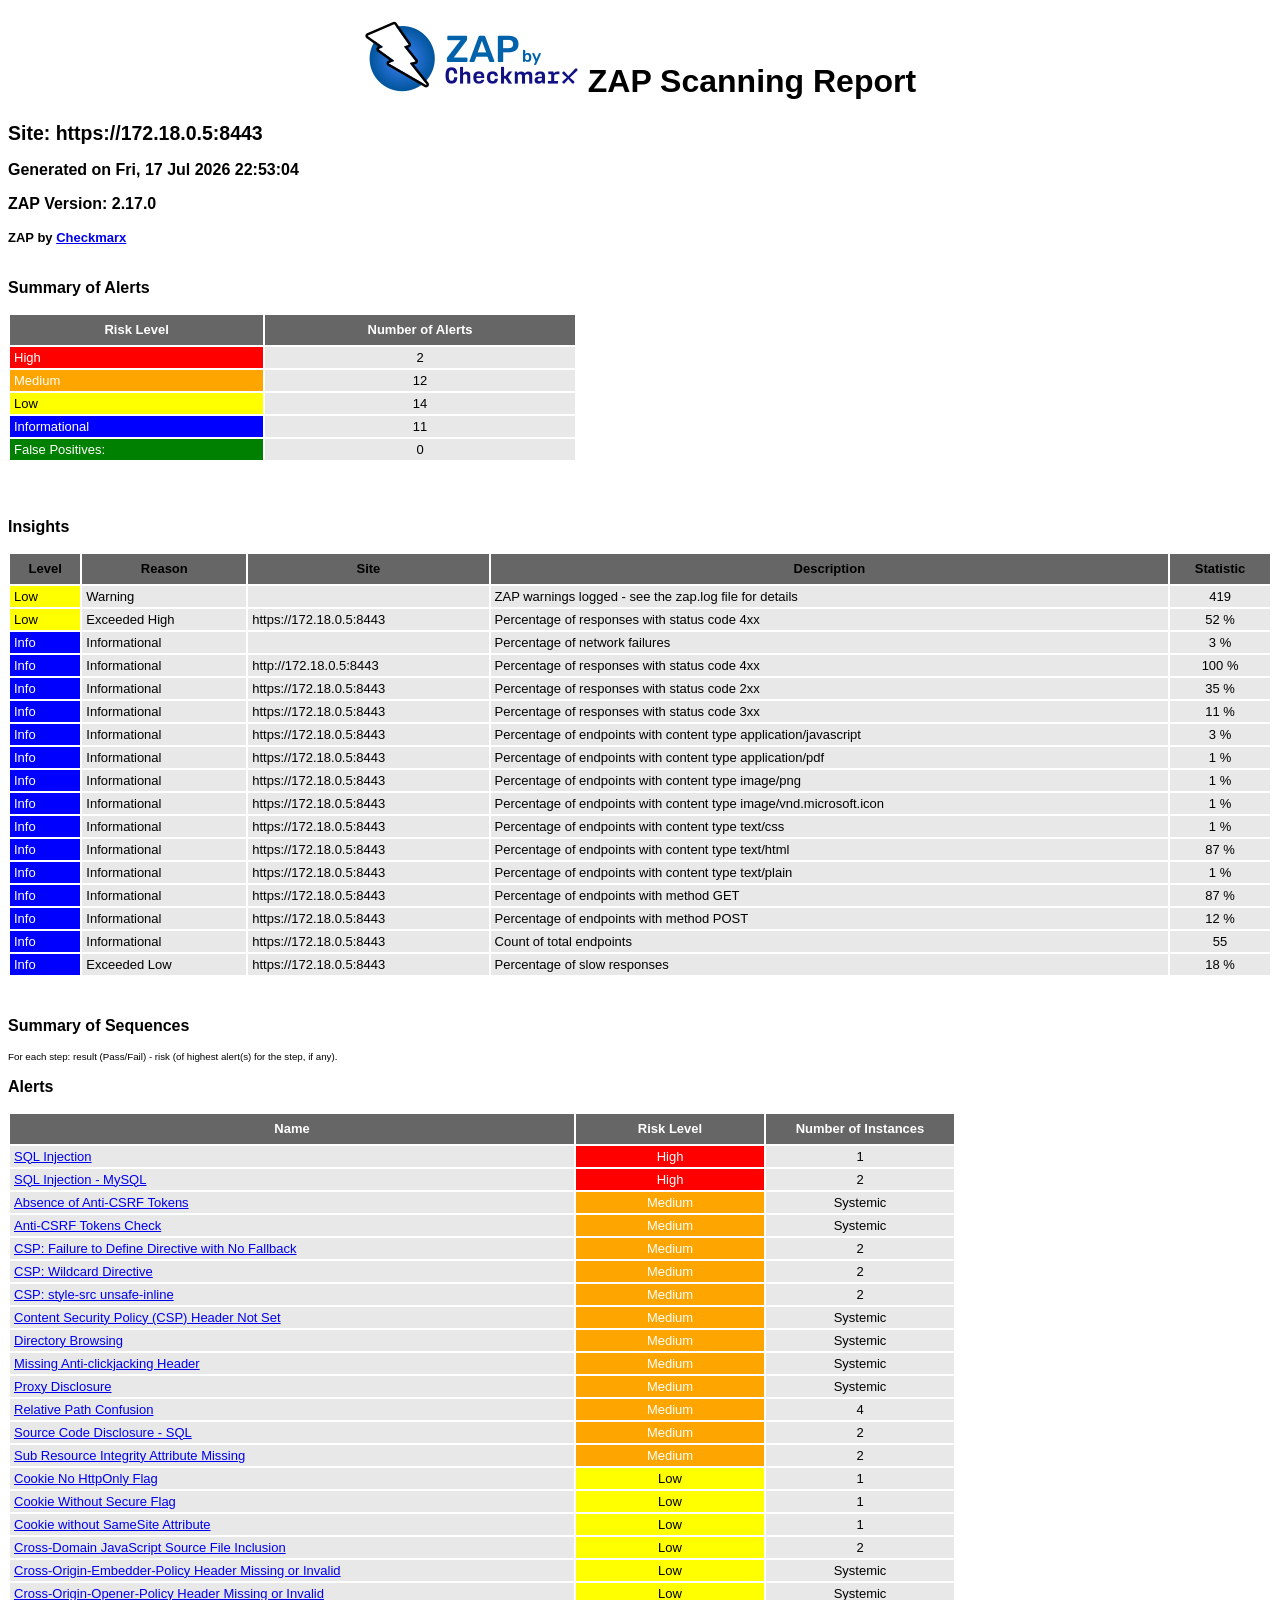
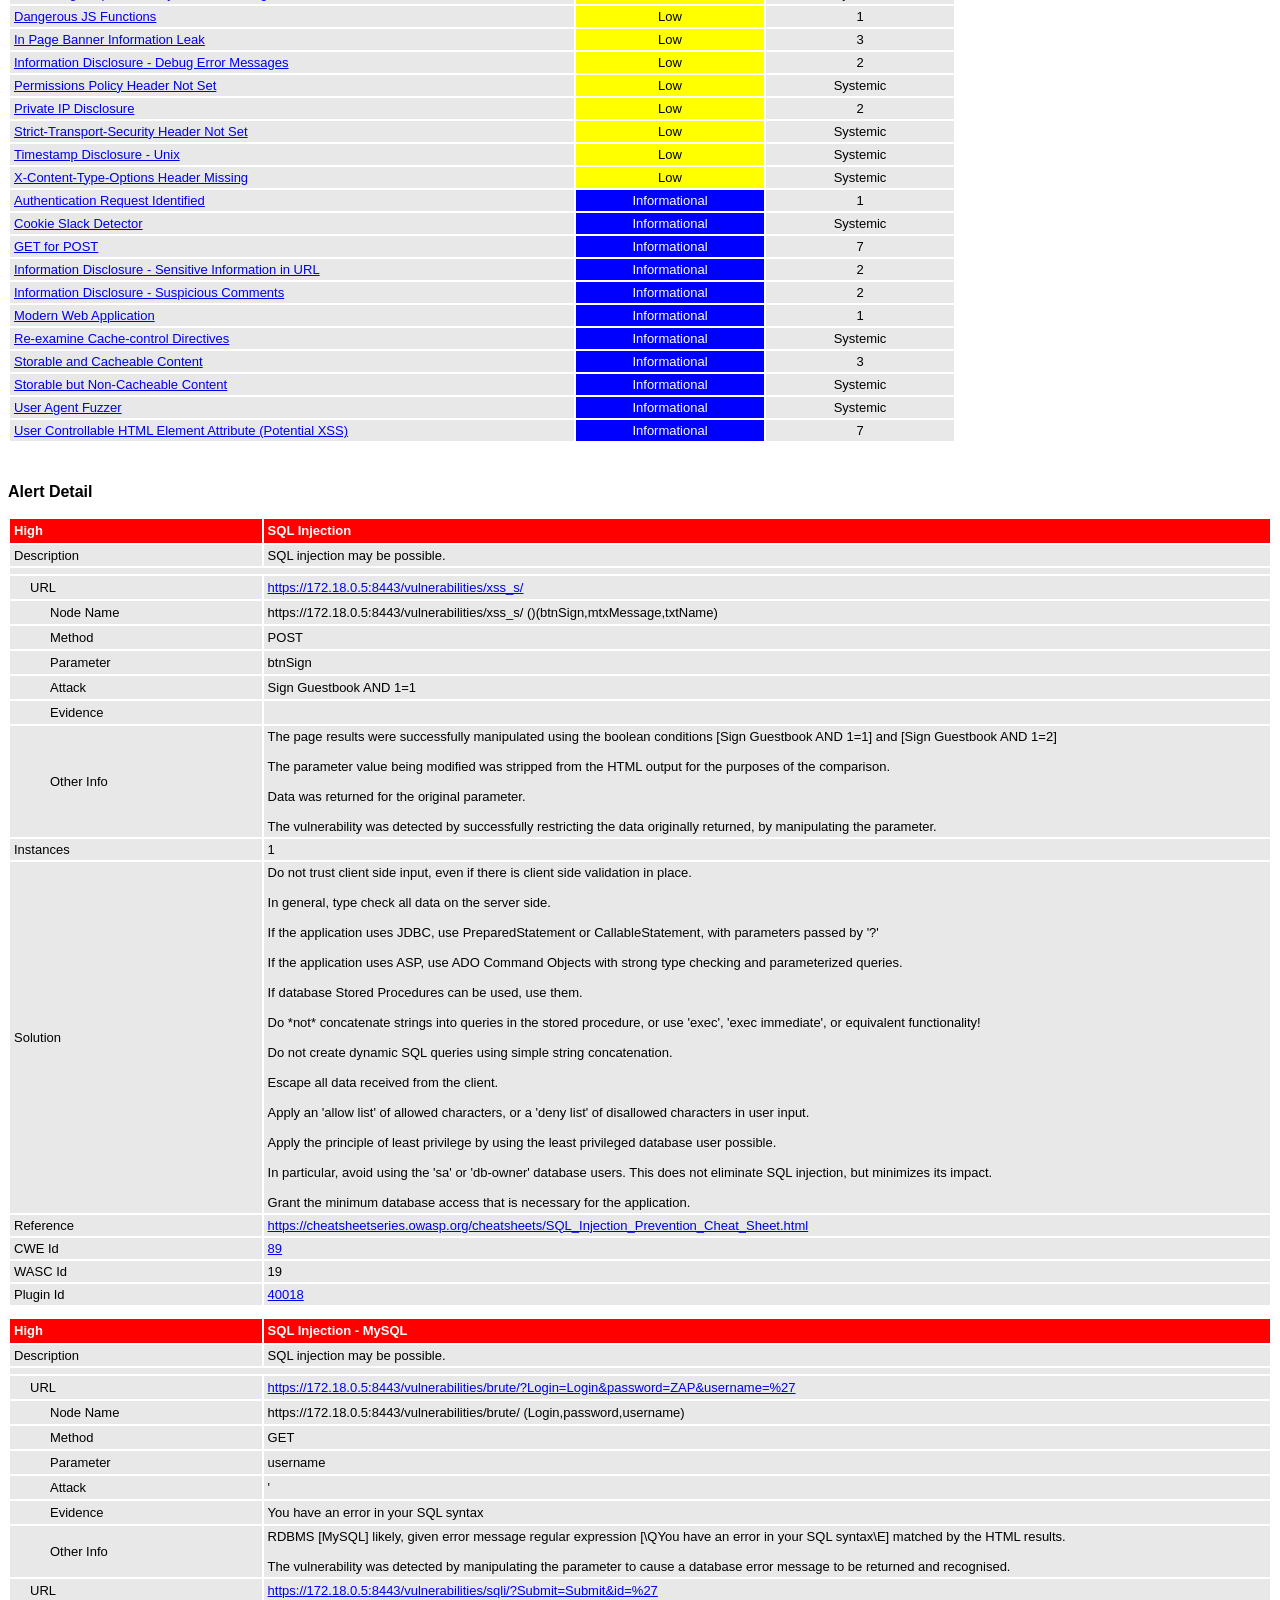
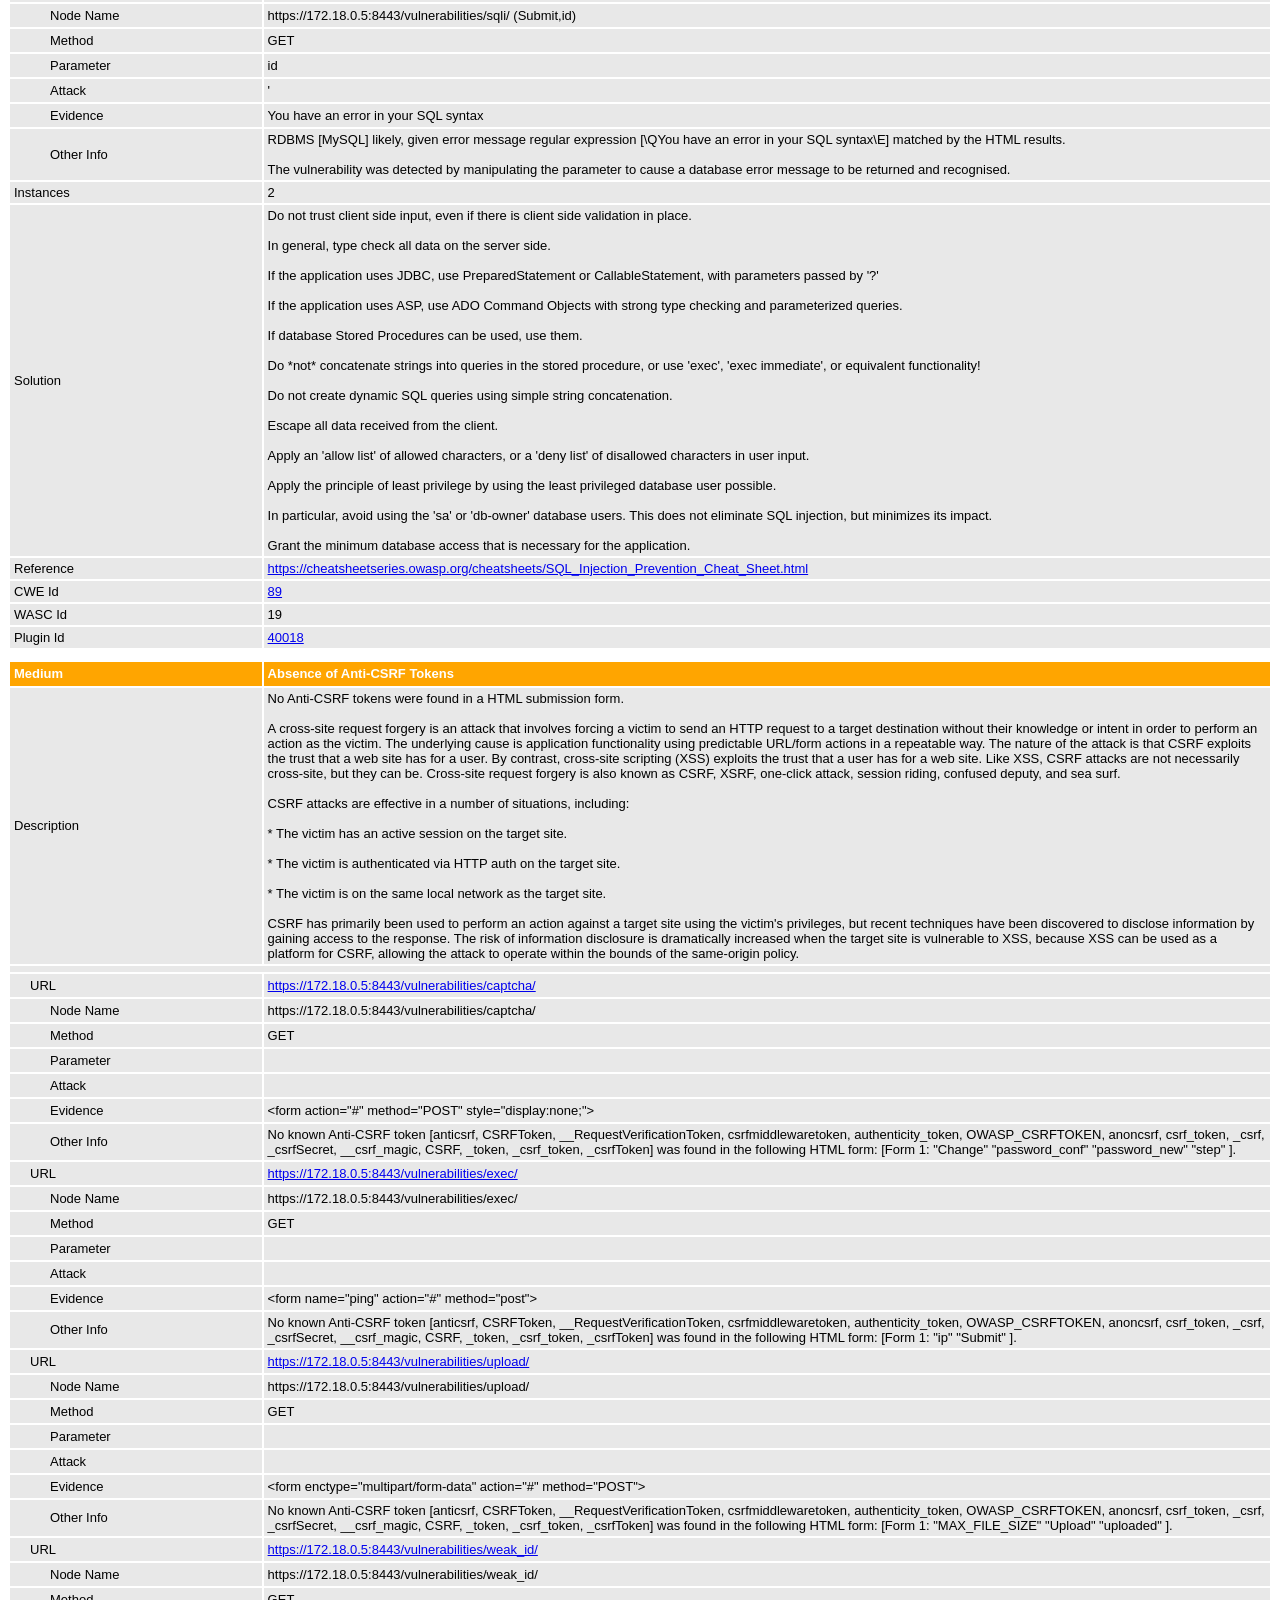
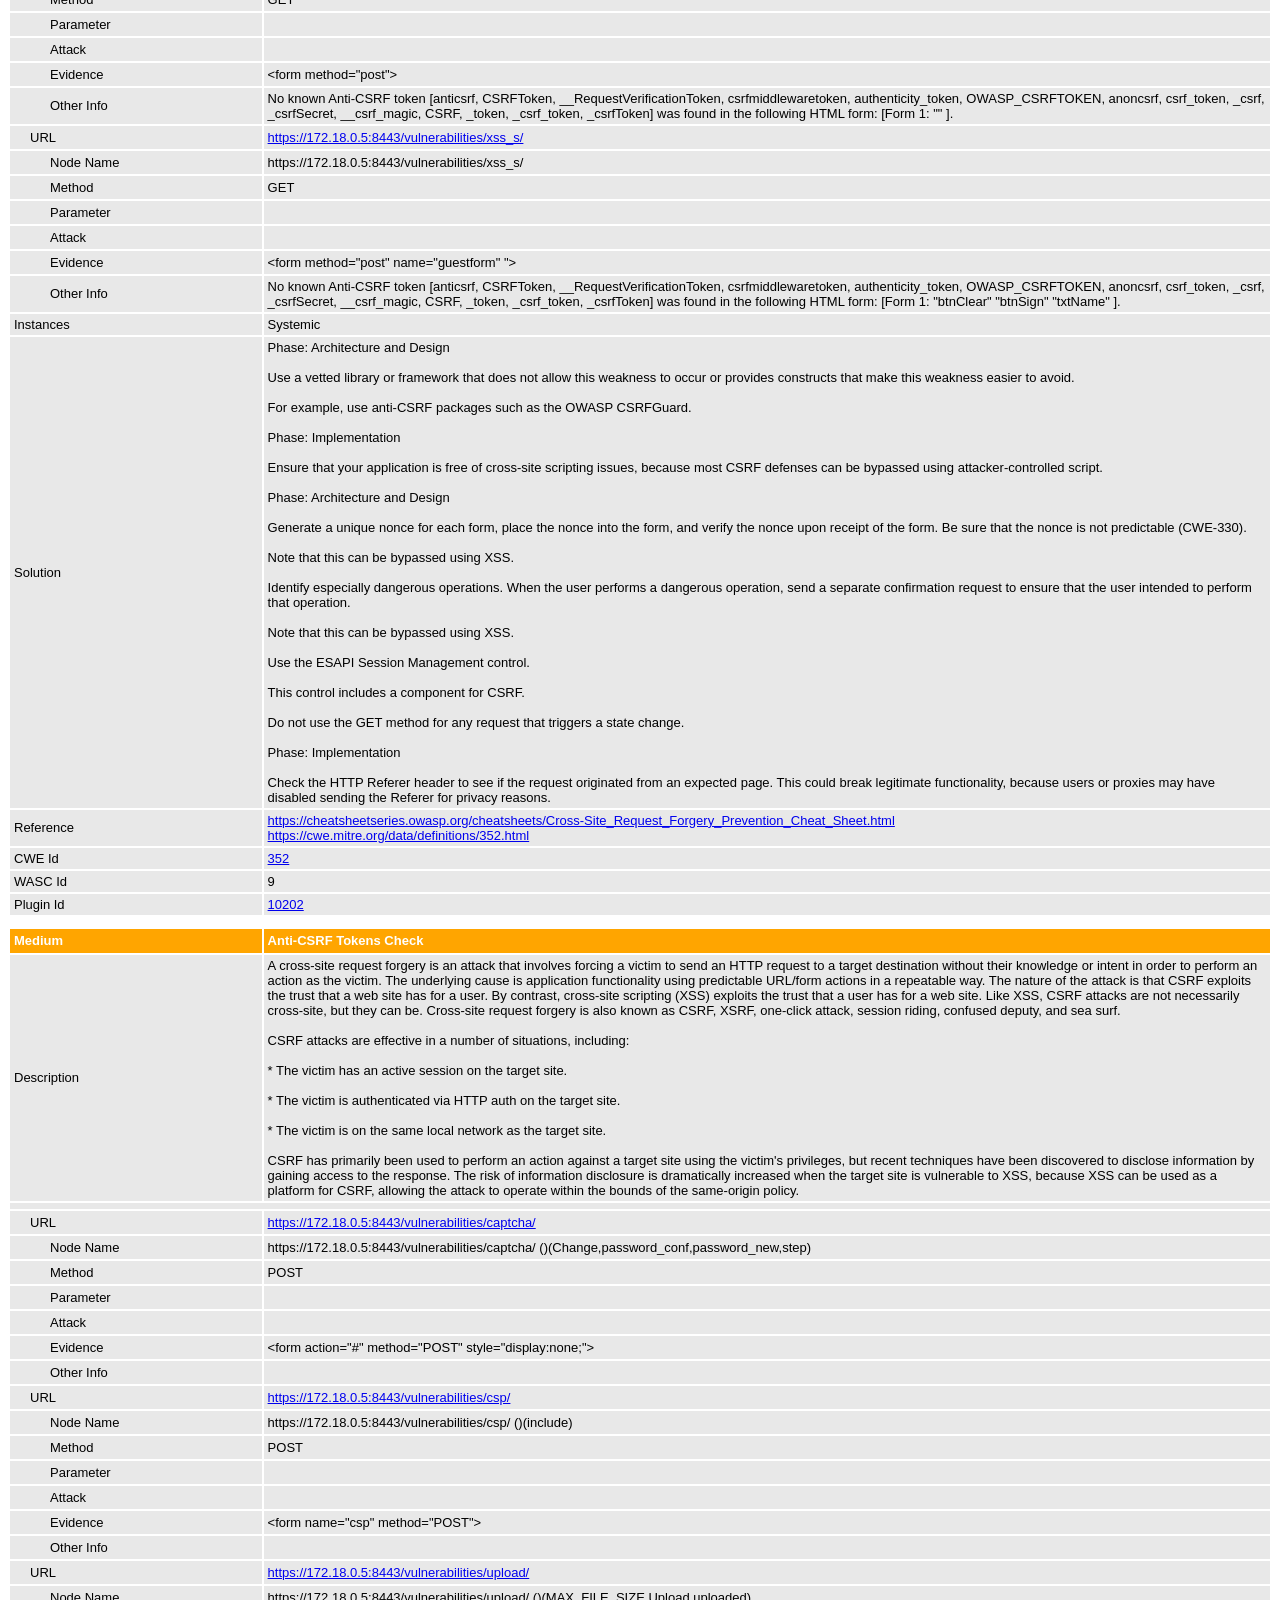
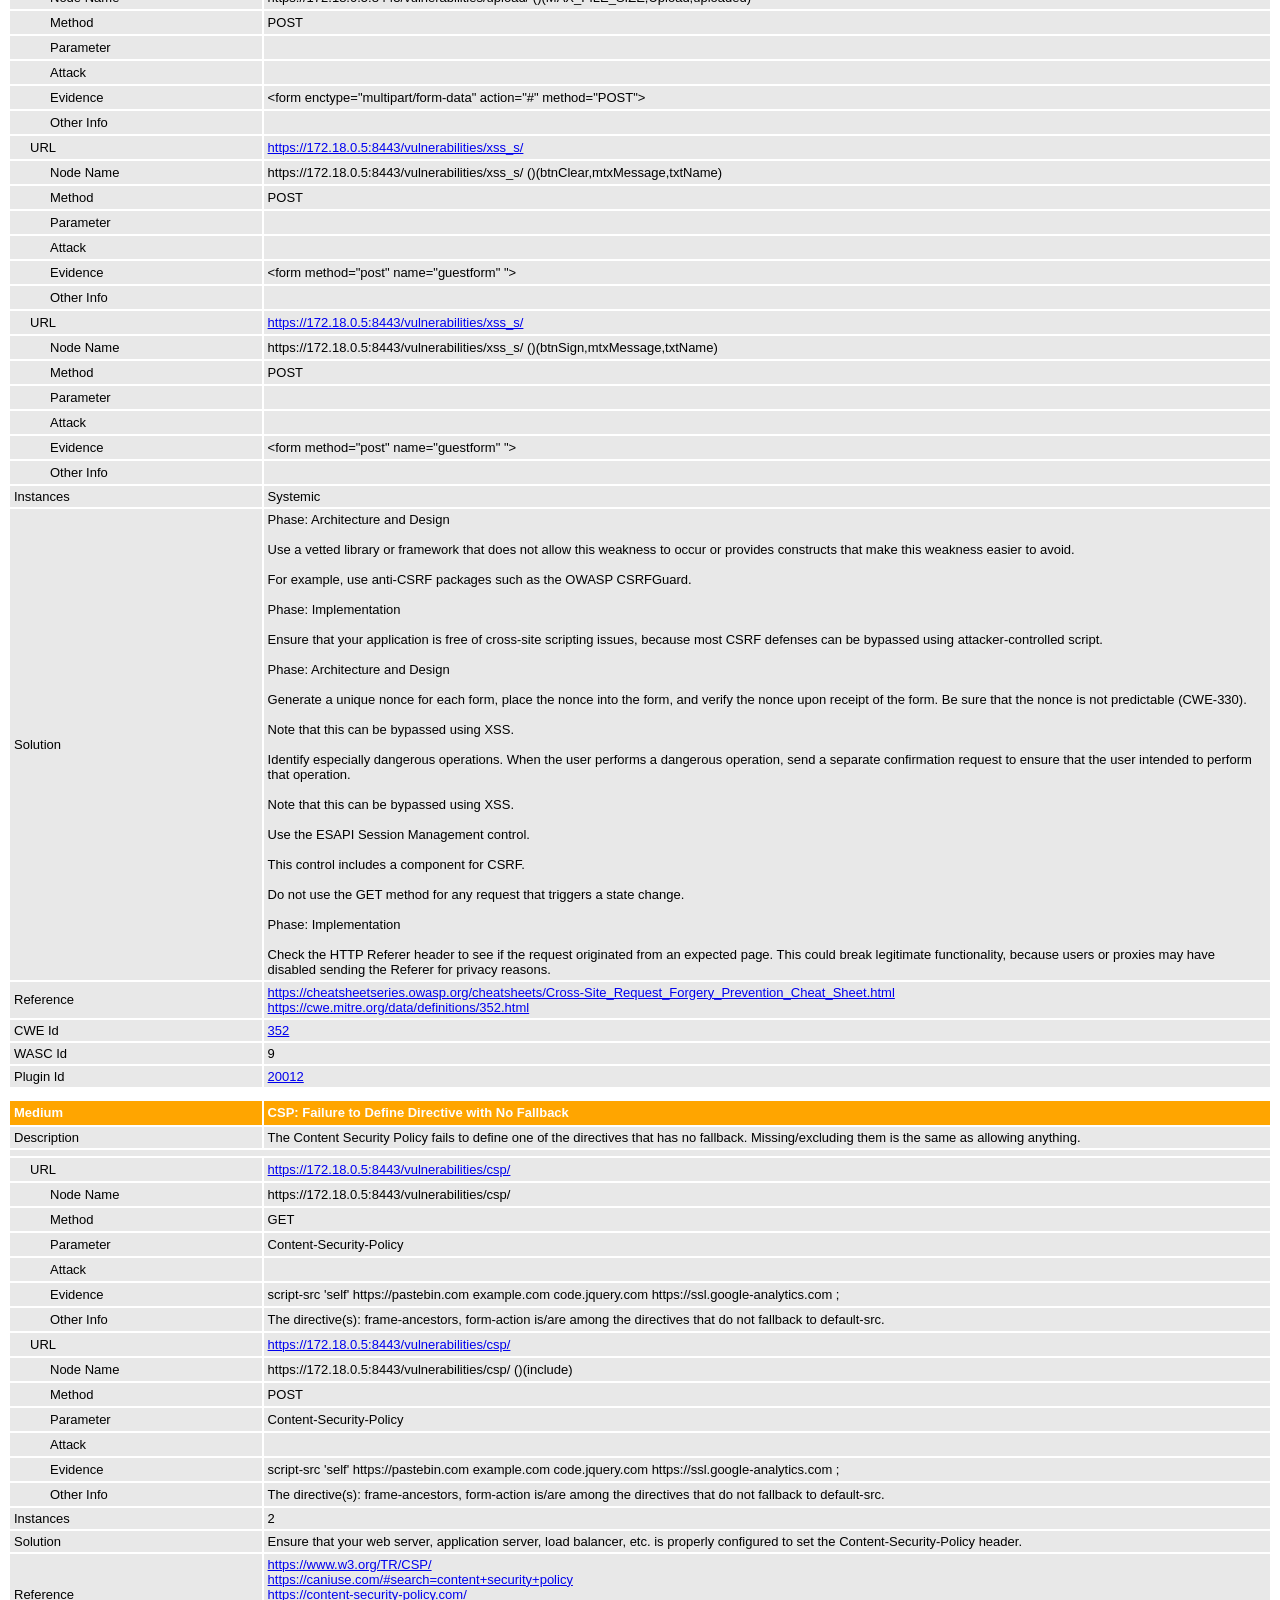
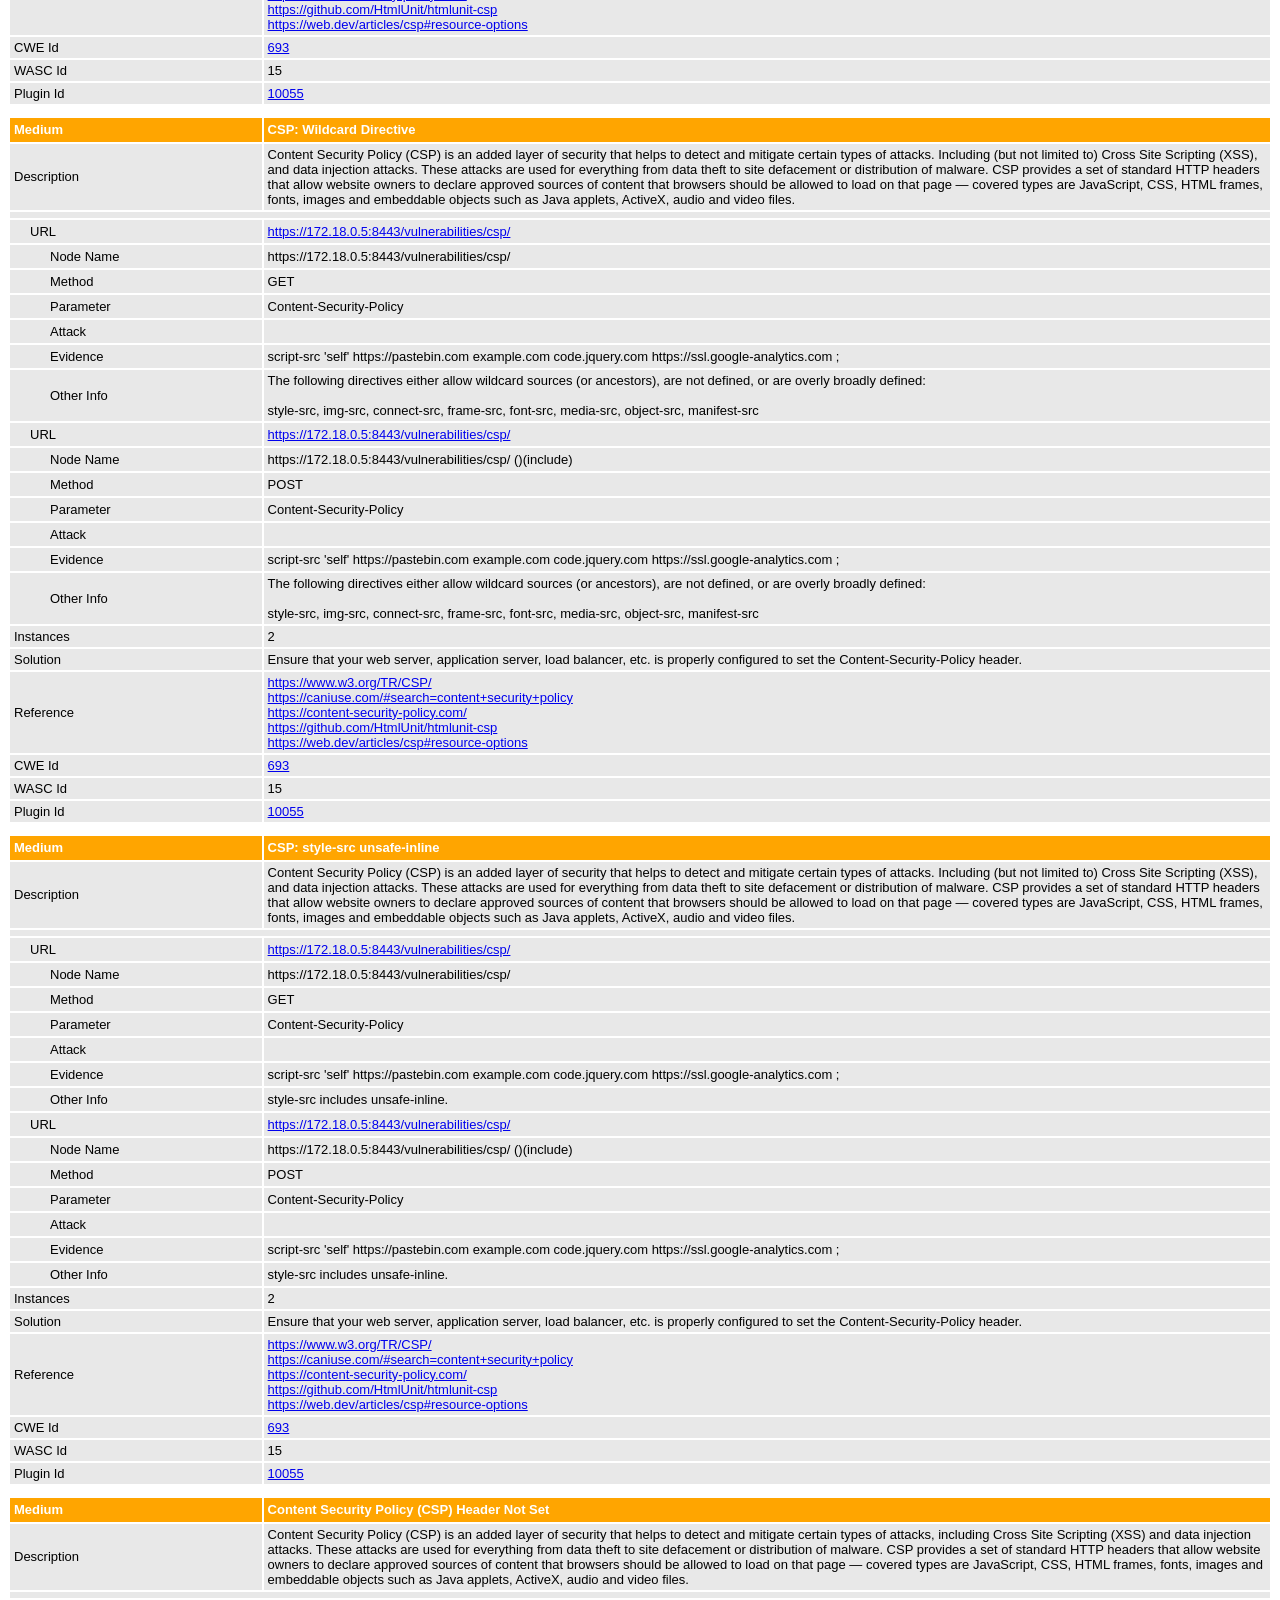
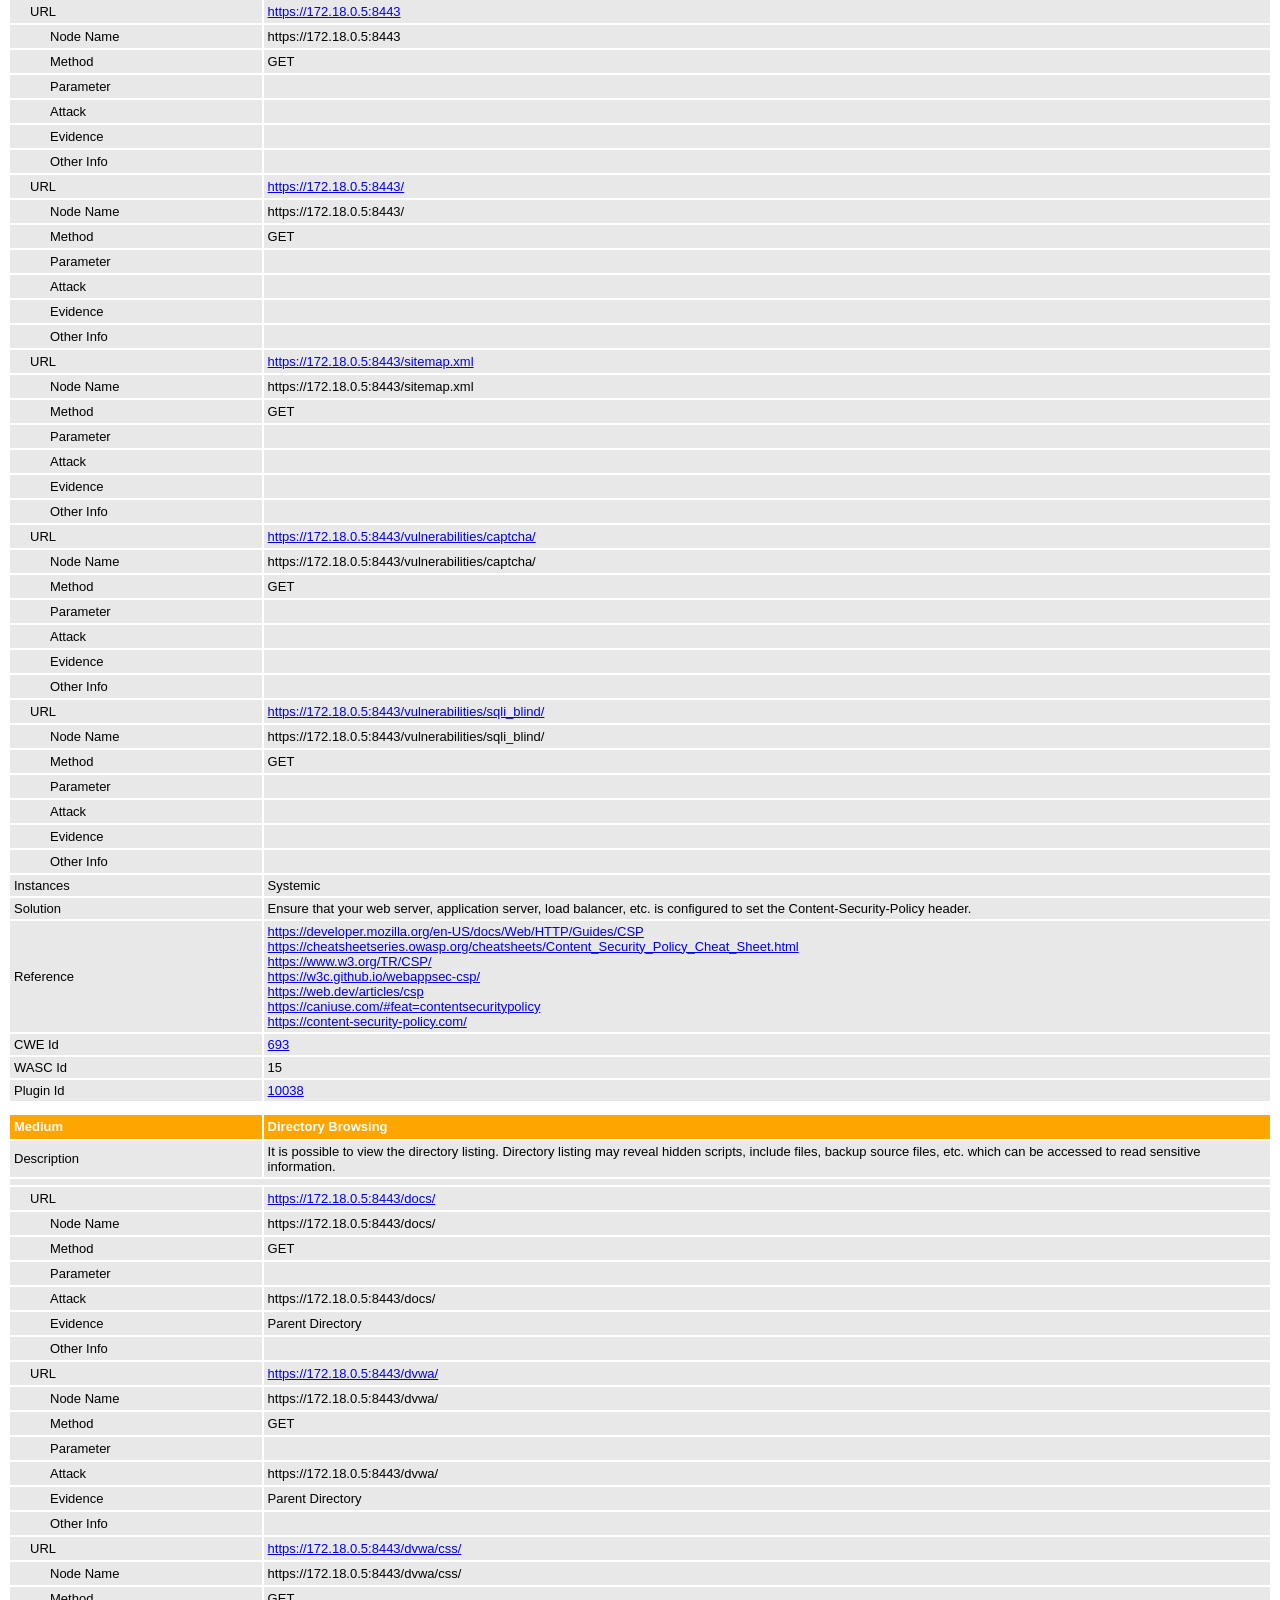
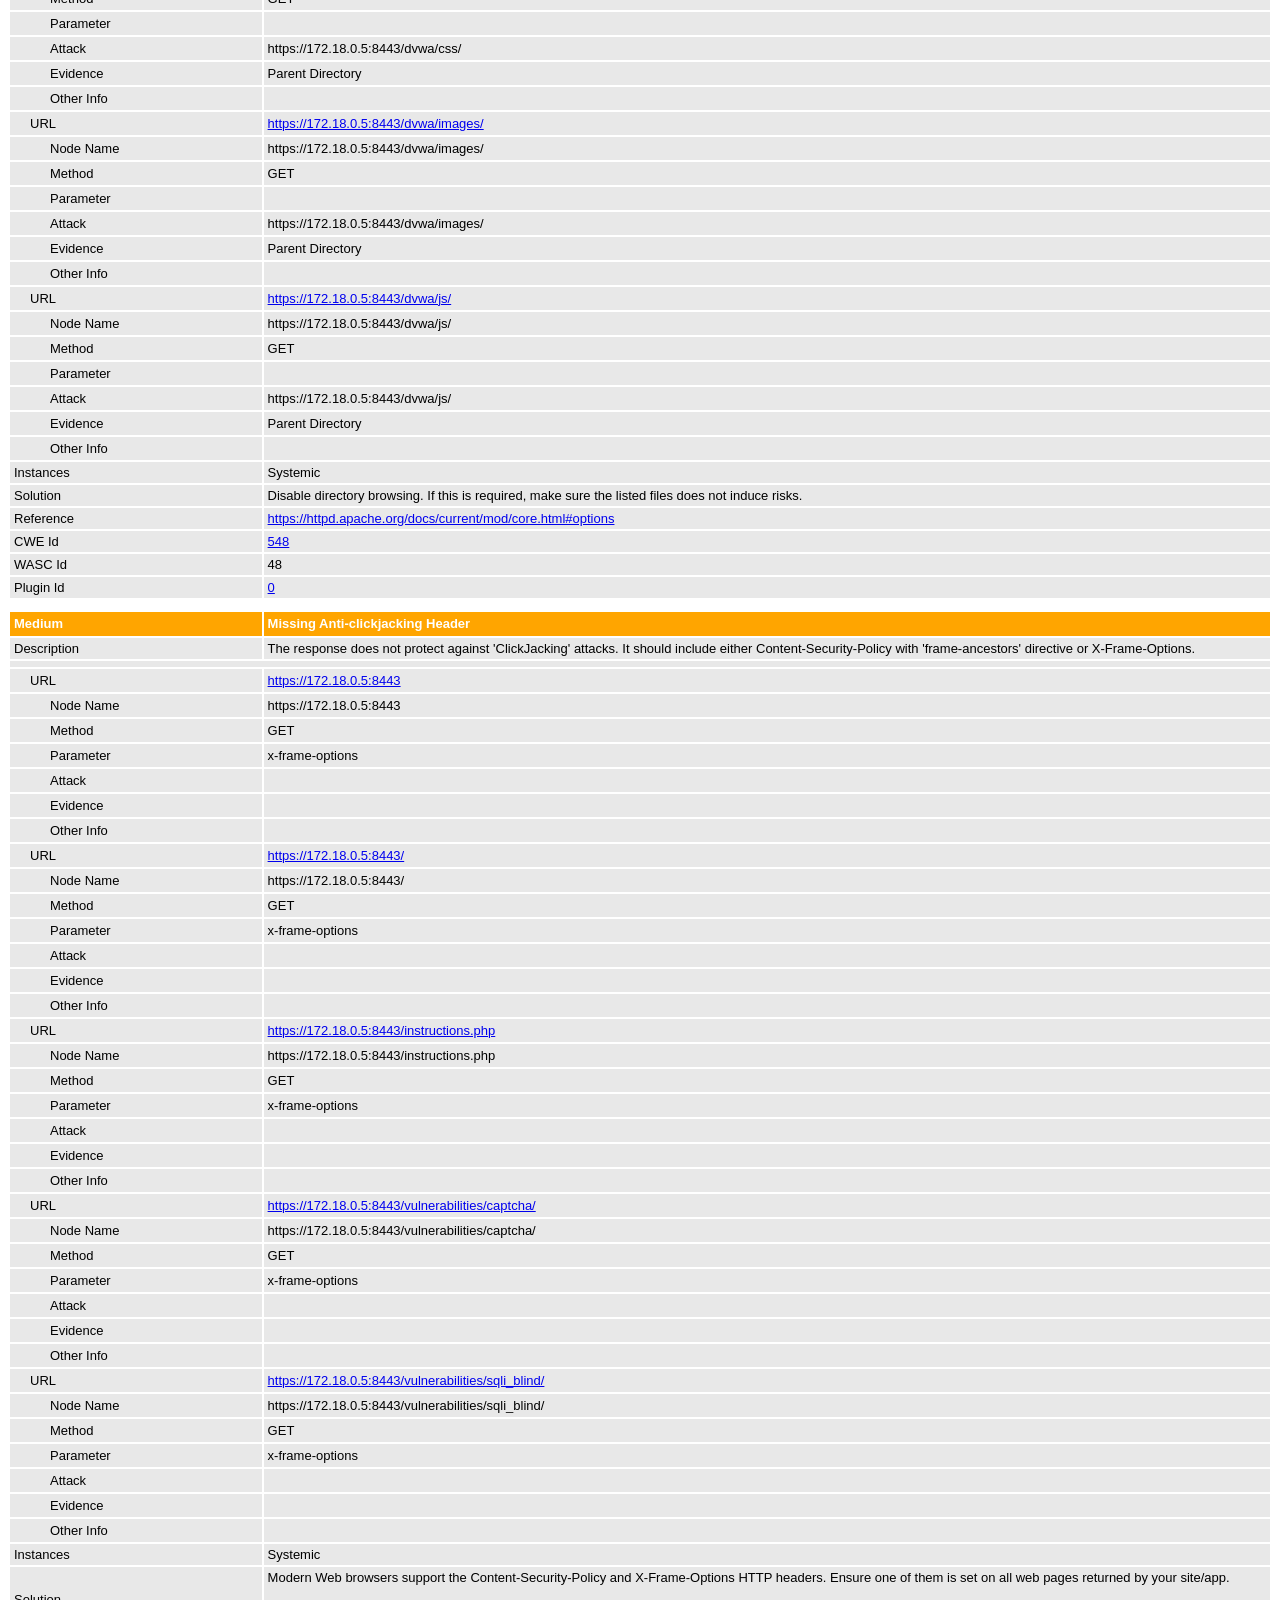
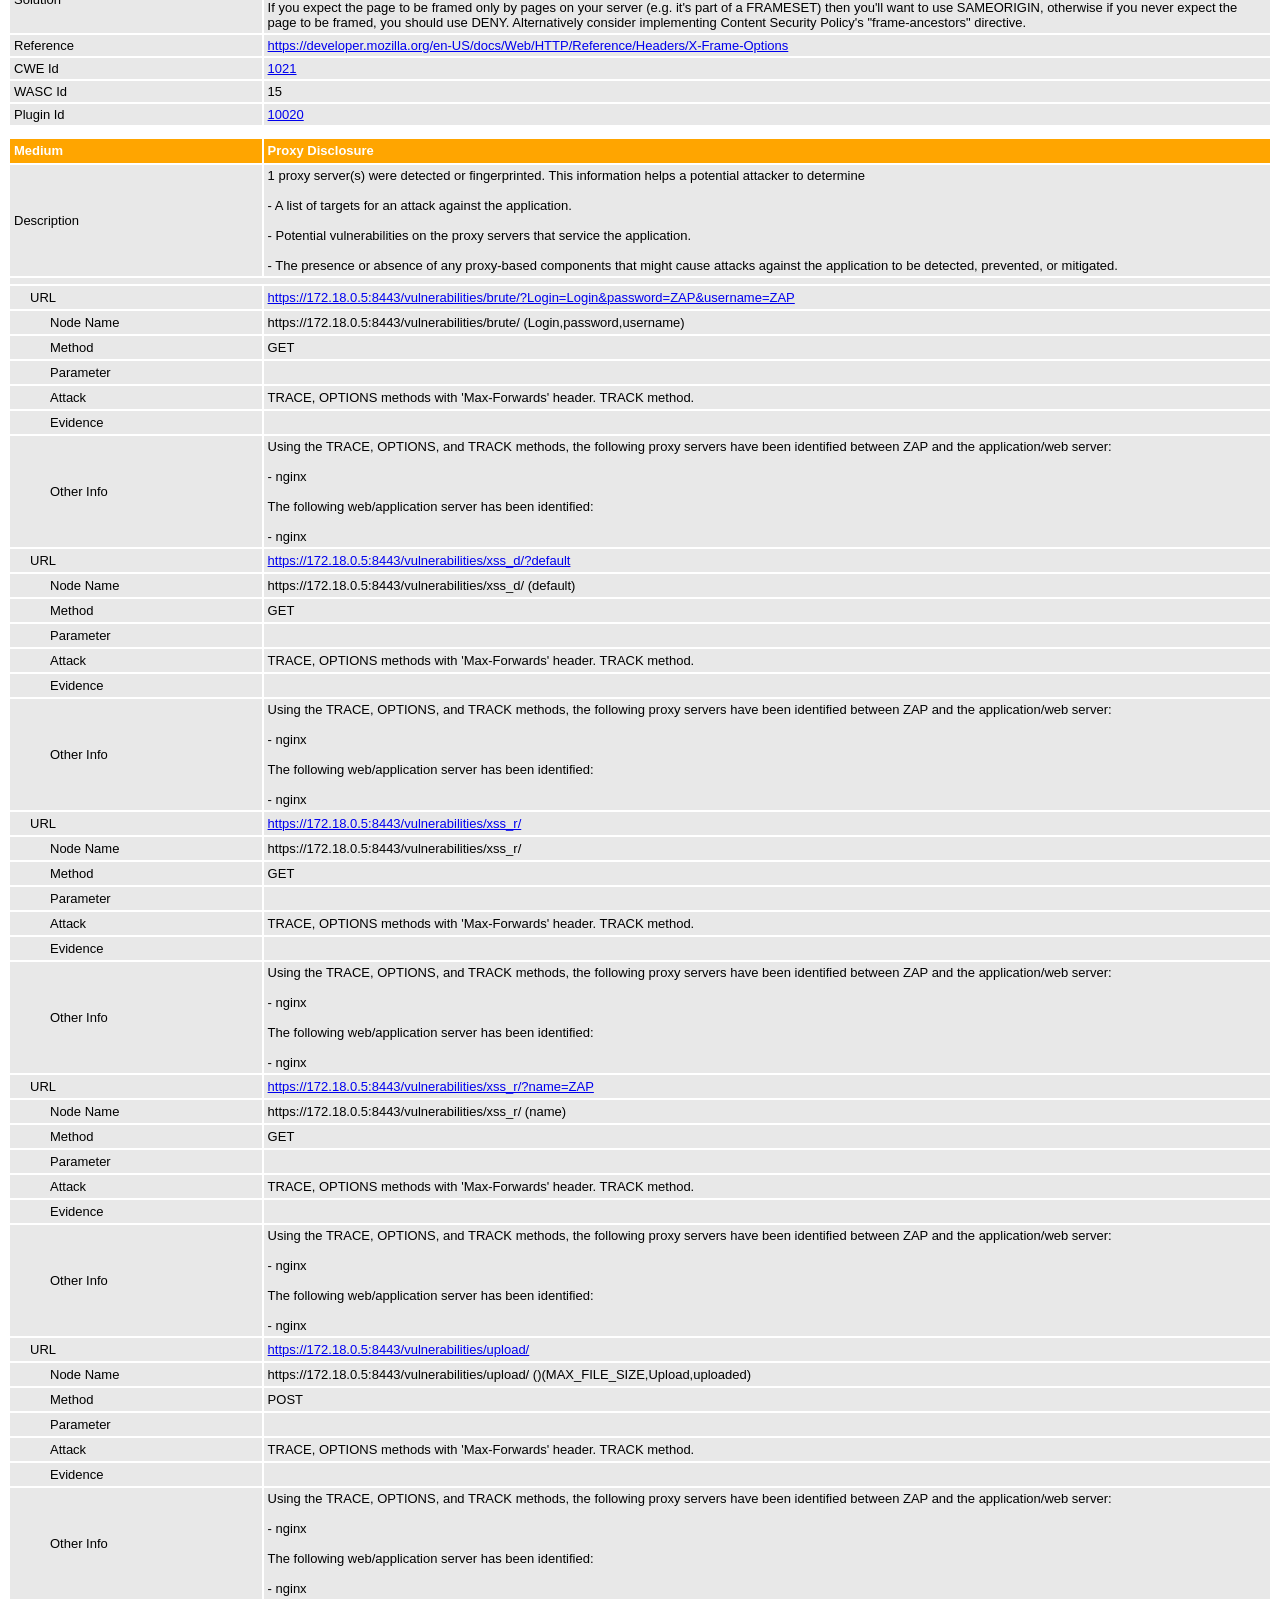
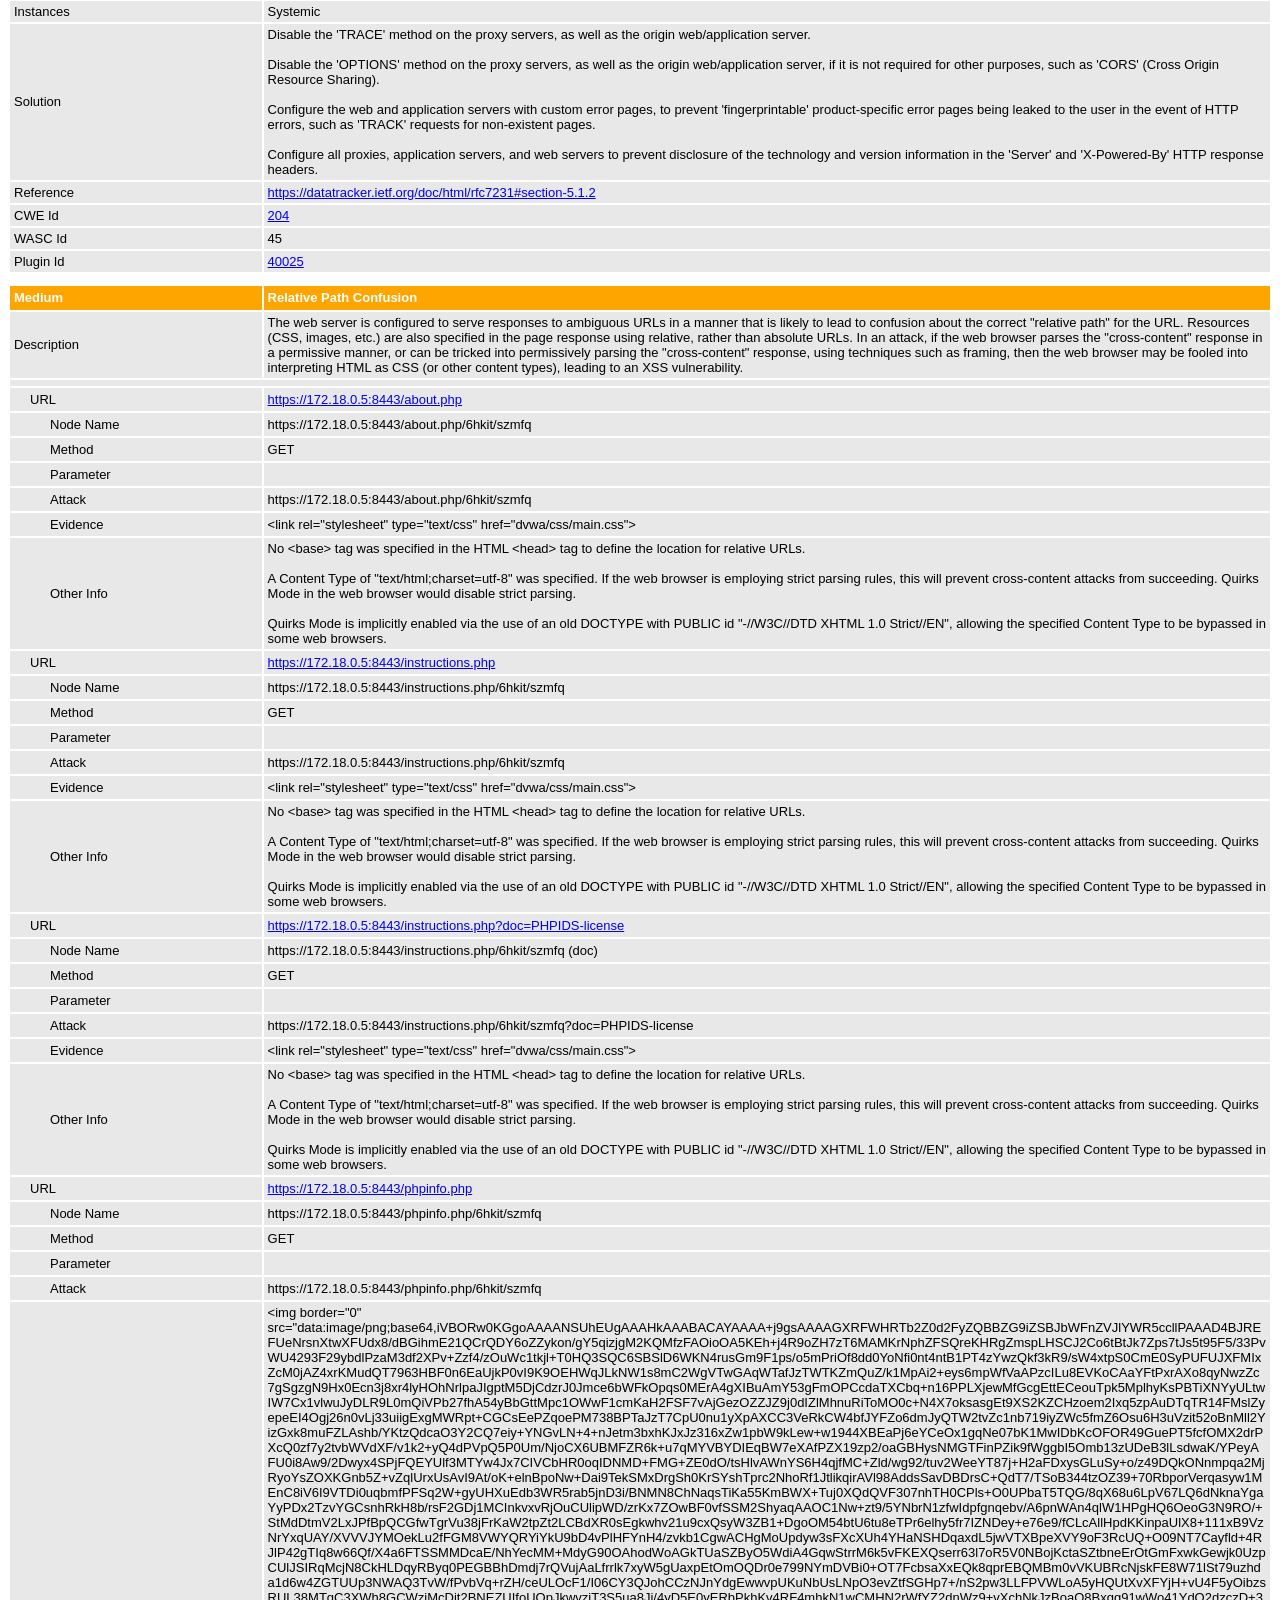
<file: validacao/results/dvwa/modsecurity/zap/zap_report.html>
<!DOCTYPE html>
<html>
<head>
<META http-equiv="Content-Type" content="text/html; charset=UTF-8" />
<title>ZAP Scanning Report</title>
<style type="text/css">
body {
	font-family: "Helvetica Neue", Helvetica, Arial, sans-serif;
	color: #000;
	font-size: 13px;
}

h1 {
	text-align: center;
	font-weight: bold;
	font-size: 32px
}

h3 {
	font-size: 16px;
}

table {
	border: none;
	font-size: 13px;
}

td, th {
	padding: 3px 4px;
	word-break: break-word;
}

th {
	font-weight: bold;
	background-color: #666666;
}

td {
	background-color: #e8e8e8;
}

.spacer {
	margin: 10px;
}

.spacer-lg {
	margin: 40px;
}

.indent1 {
	padding: 4px 20px;
}

.indent2 {
	padding: 4px 40px;
}

.risk-3 {
	background-color: red;
	color: #FFF;
}

.risk-2 {
	background-color: orange;
	color: #FFF;
}

.risk-1 {
	background-color: yellow;
	color: #000;
}

.risk-0 {
	background-color: blue;
	color: #FFF;
}

.risk--1 {
	background-color: green;
	color: #FFF;
}

.summary {
	width: 45%;
}

.summary th {
	color: #FFF;
}

.summary100 {
	width: 100%;
}

.summary80 {
	width: 80%;
}

.tdconstrainer {
	width: 9.1%;
	padding: 0
}

.alerts {
	width: 75%;
}

.alerts th {
	color: #FFF;
}

.results {
	width: 100%;
}

.results th {
	text-align: left;
}

.left-header {
	display: inline-block;
}

.pass {
	background: green;
	color: white
}

.pass::before {
	content: '\2714';
	color: white
}

.fail {
	background: red;
	color: white
}

.fail::before {
	content: '\2716';
	color: white
}

.alert-3b::before {
	content: '\2691';
	color: red
}

.alert-2b::before {
	content: '\2691 ';
	color: orange
}

.alert-1b::before {
	content: '\2691';
	color: yellow
}

.alert-0b::before {
	content: '\2691';
	color: blue
}

.alert-3a::after {
	content: '\2691';
	color: red
}

.alert-2a::after {
	content: '\2691 ';
	color: orange
}

.alert-1a::after {
	content: '\2691';
	color: yellow
}

.alert-0a::after {
	content: '\2691';
	color: blue
}

.lm2 {
	margin-left: 2em;
}

.smallnote {
	font-size: 0.75em
}

.alwayswhite {
	color: white
}

.script-diagnostic-screenshot {
	display: block;
	max-width: 100%;
	height: auto;
}
</style>
</head>
<body>
	<h1>
		<!-- The ZAP by Checkmark Logo -->
		<img
			src="[data-uri]"
			alt="" />
		ZAP Scanning Report
	</h1>
	<p />
	

	<h2>
		
		Site: https://172.18.0.5:8443
		
	</h2>

	<h3>
		Generated on Fri, 17 Jul 2026 22:53:04
	</h3>

	<h3>
		ZAP Version: 2.17.0
	</h3>

	<h4>
		ZAP by <a href="https://checkmarx.com/">Checkmarx</a>
	</h4>

	
		<h3 class="left-header">Summary of Alerts</h3>
		<table class="summary">
			<tr>
				<th width="45%"
					height="24">Risk Level</th>
				<th width="55%"
					align="center">Number of Alerts</th>
			</tr>
			<tr>
				<td class="risk-3">
					<div>High</div>
				</td>
				<td align="center">
					<div>2</div>
				</td>
			</tr>
			<tr>
				<td class="risk-2">
					<div>Medium</div>
				</td>
				<td align="center">
					<div>12</div>
				</td>
			</tr>
			<tr>
				<td class="risk-1">
					<div>Low</div>
				</td>
				<td align="center">
					<div>14</div>
				</td>
			</tr>
			<tr>
				<td class="risk-0">
					<div>Informational</div>
				</td>
				<td align="center">
					<div>11</div>
				</td>
			</tr>
			<tr>
				<td class="risk--1">
					<div>				False Positives:</div>
				</td>
				<td align="center">
					<div>0</div>
				</td>
			</tr>
		</table>
		<div class="spacer-lg"></div>
	
	
	
		<h3 class="left-header">Insights</h3>
		
		<table class="summary100">
			<tr>
				<th height="24">Level</th>
				<th>Reason</th>
				<th>Site</th>
				<th>Description</th>
				<th>Statistic</th>
			</tr>
			
				<tr>
				<td class="risk-1">
					<div>Low</div>
				</td>
				<td>
					<div>Warning</div>
				</td>
				<td>
					<div></div>
				</td>
				<td>
					<div>ZAP warnings logged - see the zap.log file for details</div>
				</td>
				<td align="center">
					<div>419   </div>
				</td>
				</tr>
			
				<tr>
				<td class="risk-1">
					<div>Low</div>
				</td>
				<td>
					<div>Exceeded High</div>
				</td>
				<td>
					<div>https://172.18.0.5:8443</div>
				</td>
				<td>
					<div>Percentage of responses with status code 4xx</div>
				</td>
				<td align="center">
					<div>52 %</div>
				</td>
				</tr>
			
				<tr>
				<td class="risk-0">
					<div>Info</div>
				</td>
				<td>
					<div>Informational</div>
				</td>
				<td>
					<div></div>
				</td>
				<td>
					<div>Percentage of network failures</div>
				</td>
				<td align="center">
					<div>3 %</div>
				</td>
				</tr>
			
				<tr>
				<td class="risk-0">
					<div>Info</div>
				</td>
				<td>
					<div>Informational</div>
				</td>
				<td>
					<div>http://172.18.0.5:8443</div>
				</td>
				<td>
					<div>Percentage of responses with status code 4xx</div>
				</td>
				<td align="center">
					<div>100 %</div>
				</td>
				</tr>
			
				<tr>
				<td class="risk-0">
					<div>Info</div>
				</td>
				<td>
					<div>Informational</div>
				</td>
				<td>
					<div>https://172.18.0.5:8443</div>
				</td>
				<td>
					<div>Percentage of responses with status code 2xx</div>
				</td>
				<td align="center">
					<div>35 %</div>
				</td>
				</tr>
			
				<tr>
				<td class="risk-0">
					<div>Info</div>
				</td>
				<td>
					<div>Informational</div>
				</td>
				<td>
					<div>https://172.18.0.5:8443</div>
				</td>
				<td>
					<div>Percentage of responses with status code 3xx</div>
				</td>
				<td align="center">
					<div>11 %</div>
				</td>
				</tr>
			
				<tr>
				<td class="risk-0">
					<div>Info</div>
				</td>
				<td>
					<div>Informational</div>
				</td>
				<td>
					<div>https://172.18.0.5:8443</div>
				</td>
				<td>
					<div>Percentage of endpoints with content type application/javascript</div>
				</td>
				<td align="center">
					<div>3 %</div>
				</td>
				</tr>
			
				<tr>
				<td class="risk-0">
					<div>Info</div>
				</td>
				<td>
					<div>Informational</div>
				</td>
				<td>
					<div>https://172.18.0.5:8443</div>
				</td>
				<td>
					<div>Percentage of endpoints with content type application/pdf</div>
				</td>
				<td align="center">
					<div>1 %</div>
				</td>
				</tr>
			
				<tr>
				<td class="risk-0">
					<div>Info</div>
				</td>
				<td>
					<div>Informational</div>
				</td>
				<td>
					<div>https://172.18.0.5:8443</div>
				</td>
				<td>
					<div>Percentage of endpoints with content type image/png</div>
				</td>
				<td align="center">
					<div>1 %</div>
				</td>
				</tr>
			
				<tr>
				<td class="risk-0">
					<div>Info</div>
				</td>
				<td>
					<div>Informational</div>
				</td>
				<td>
					<div>https://172.18.0.5:8443</div>
				</td>
				<td>
					<div>Percentage of endpoints with content type image/vnd.microsoft.icon</div>
				</td>
				<td align="center">
					<div>1 %</div>
				</td>
				</tr>
			
				<tr>
				<td class="risk-0">
					<div>Info</div>
				</td>
				<td>
					<div>Informational</div>
				</td>
				<td>
					<div>https://172.18.0.5:8443</div>
				</td>
				<td>
					<div>Percentage of endpoints with content type text/css</div>
				</td>
				<td align="center">
					<div>1 %</div>
				</td>
				</tr>
			
				<tr>
				<td class="risk-0">
					<div>Info</div>
				</td>
				<td>
					<div>Informational</div>
				</td>
				<td>
					<div>https://172.18.0.5:8443</div>
				</td>
				<td>
					<div>Percentage of endpoints with content type text/html</div>
				</td>
				<td align="center">
					<div>87 %</div>
				</td>
				</tr>
			
				<tr>
				<td class="risk-0">
					<div>Info</div>
				</td>
				<td>
					<div>Informational</div>
				</td>
				<td>
					<div>https://172.18.0.5:8443</div>
				</td>
				<td>
					<div>Percentage of endpoints with content type text/plain</div>
				</td>
				<td align="center">
					<div>1 %</div>
				</td>
				</tr>
			
				<tr>
				<td class="risk-0">
					<div>Info</div>
				</td>
				<td>
					<div>Informational</div>
				</td>
				<td>
					<div>https://172.18.0.5:8443</div>
				</td>
				<td>
					<div>Percentage of endpoints with method GET</div>
				</td>
				<td align="center">
					<div>87 %</div>
				</td>
				</tr>
			
				<tr>
				<td class="risk-0">
					<div>Info</div>
				</td>
				<td>
					<div>Informational</div>
				</td>
				<td>
					<div>https://172.18.0.5:8443</div>
				</td>
				<td>
					<div>Percentage of endpoints with method POST</div>
				</td>
				<td align="center">
					<div>12 %</div>
				</td>
				</tr>
			
				<tr>
				<td class="risk-0">
					<div>Info</div>
				</td>
				<td>
					<div>Informational</div>
				</td>
				<td>
					<div>https://172.18.0.5:8443</div>
				</td>
				<td>
					<div>Count of total endpoints</div>
				</td>
				<td align="center">
					<div>55   </div>
				</td>
				</tr>
			
				<tr>
				<td class="risk-0">
					<div>Info</div>
				</td>
				<td>
					<div>Exceeded Low</div>
				</td>
				<td>
					<div>https://172.18.0.5:8443</div>
				</td>
				<td>
					<div>Percentage of slow responses</div>
				</td>
				<td align="center">
					<div>18 %</div>
				</td>
				</tr>
			
		</table>
		<div class="spacer-lg"></div>
	

	

	
		
			<h3>Summary of Sequences</h3>
			<p class="smallnote">For each step: result (Pass/Fail) - risk (of highest alert(s) for the step, if any).</p>

			
				</table>
			
		
	</th:block>

	
		<h3>Alerts</h3>
		<table class="alerts">
			<tr>
				<th width="60%" height="24">Name</th>
				<th width="20%"
					align="center">Risk Level</th>
				<th width="20%"
					align="center">Number of Instances</th>
			</tr>
			<tr>
				<td><a href="#40018">SQL Injection</a></td>
				<td align="center" class="risk-3">High</td>
				
				
				<td align="center">1</td>
				
			</tr>
			<tr>
				<td><a href="#40018">SQL Injection - MySQL</a></td>
				<td align="center" class="risk-3">High</td>
				
				
				<td align="center">2</td>
				
			</tr>
			<tr>
				<td><a href="#10202">Absence of Anti-CSRF Tokens</a></td>
				<td align="center" class="risk-2">Medium</td>
				
				<td align="center">Systemic</td>
				
				
			</tr>
			<tr>
				<td><a href="#20012">Anti-CSRF Tokens Check</a></td>
				<td align="center" class="risk-2">Medium</td>
				
				<td align="center">Systemic</td>
				
				
			</tr>
			<tr>
				<td><a href="#10055">CSP: Failure to Define Directive with No Fallback</a></td>
				<td align="center" class="risk-2">Medium</td>
				
				
				<td align="center">2</td>
				
			</tr>
			<tr>
				<td><a href="#10055">CSP: Wildcard Directive</a></td>
				<td align="center" class="risk-2">Medium</td>
				
				
				<td align="center">2</td>
				
			</tr>
			<tr>
				<td><a href="#10055">CSP: style-src unsafe-inline</a></td>
				<td align="center" class="risk-2">Medium</td>
				
				
				<td align="center">2</td>
				
			</tr>
			<tr>
				<td><a href="#10038">Content Security Policy (CSP) Header Not Set</a></td>
				<td align="center" class="risk-2">Medium</td>
				
				<td align="center">Systemic</td>
				
				
			</tr>
			<tr>
				<td><a href="#0">Directory Browsing</a></td>
				<td align="center" class="risk-2">Medium</td>
				
				<td align="center">Systemic</td>
				
				
			</tr>
			<tr>
				<td><a href="#10020">Missing Anti-clickjacking Header</a></td>
				<td align="center" class="risk-2">Medium</td>
				
				<td align="center">Systemic</td>
				
				
			</tr>
			<tr>
				<td><a href="#40025">Proxy Disclosure</a></td>
				<td align="center" class="risk-2">Medium</td>
				
				<td align="center">Systemic</td>
				
				
			</tr>
			<tr>
				<td><a href="#10051">Relative Path Confusion</a></td>
				<td align="center" class="risk-2">Medium</td>
				
				
				<td align="center">4</td>
				
			</tr>
			<tr>
				<td><a href="#10099">Source Code Disclosure - SQL</a></td>
				<td align="center" class="risk-2">Medium</td>
				
				
				<td align="center">2</td>
				
			</tr>
			<tr>
				<td><a href="#90003">Sub Resource Integrity Attribute Missing</a></td>
				<td align="center" class="risk-2">Medium</td>
				
				
				<td align="center">2</td>
				
			</tr>
			<tr>
				<td><a href="#10010">Cookie No HttpOnly Flag</a></td>
				<td align="center" class="risk-1">Low</td>
				
				
				<td align="center">1</td>
				
			</tr>
			<tr>
				<td><a href="#10011">Cookie Without Secure Flag</a></td>
				<td align="center" class="risk-1">Low</td>
				
				
				<td align="center">1</td>
				
			</tr>
			<tr>
				<td><a href="#10054">Cookie without SameSite Attribute</a></td>
				<td align="center" class="risk-1">Low</td>
				
				
				<td align="center">1</td>
				
			</tr>
			<tr>
				<td><a href="#10017">Cross-Domain JavaScript Source File Inclusion</a></td>
				<td align="center" class="risk-1">Low</td>
				
				
				<td align="center">2</td>
				
			</tr>
			<tr>
				<td><a href="#90004">Cross-Origin-Embedder-Policy Header Missing or Invalid</a></td>
				<td align="center" class="risk-1">Low</td>
				
				<td align="center">Systemic</td>
				
				
			</tr>
			<tr>
				<td><a href="#90004">Cross-Origin-Opener-Policy Header Missing or Invalid</a></td>
				<td align="center" class="risk-1">Low</td>
				
				<td align="center">Systemic</td>
				
				
			</tr>
			<tr>
				<td><a href="#10110">Dangerous JS Functions</a></td>
				<td align="center" class="risk-1">Low</td>
				
				
				<td align="center">1</td>
				
			</tr>
			<tr>
				<td><a href="#10009">In Page Banner Information Leak</a></td>
				<td align="center" class="risk-1">Low</td>
				
				
				<td align="center">3</td>
				
			</tr>
			<tr>
				<td><a href="#10023">Information Disclosure - Debug Error Messages</a></td>
				<td align="center" class="risk-1">Low</td>
				
				
				<td align="center">2</td>
				
			</tr>
			<tr>
				<td><a href="#10063">Permissions Policy Header Not Set</a></td>
				<td align="center" class="risk-1">Low</td>
				
				<td align="center">Systemic</td>
				
				
			</tr>
			<tr>
				<td><a href="#2">Private IP Disclosure</a></td>
				<td align="center" class="risk-1">Low</td>
				
				
				<td align="center">2</td>
				
			</tr>
			<tr>
				<td><a href="#10035">Strict-Transport-Security Header Not Set</a></td>
				<td align="center" class="risk-1">Low</td>
				
				<td align="center">Systemic</td>
				
				
			</tr>
			<tr>
				<td><a href="#10096">Timestamp Disclosure - Unix</a></td>
				<td align="center" class="risk-1">Low</td>
				
				<td align="center">Systemic</td>
				
				
			</tr>
			<tr>
				<td><a href="#10021">X-Content-Type-Options Header Missing</a></td>
				<td align="center" class="risk-1">Low</td>
				
				<td align="center">Systemic</td>
				
				
			</tr>
			<tr>
				<td><a href="#10111">Authentication Request Identified</a></td>
				<td align="center" class="risk-0">Informational</td>
				
				
				<td align="center">1</td>
				
			</tr>
			<tr>
				<td><a href="#90027">Cookie Slack Detector</a></td>
				<td align="center" class="risk-0">Informational</td>
				
				<td align="center">Systemic</td>
				
				
			</tr>
			<tr>
				<td><a href="#10058">GET for POST</a></td>
				<td align="center" class="risk-0">Informational</td>
				
				
				<td align="center">7</td>
				
			</tr>
			<tr>
				<td><a href="#10024">Information Disclosure - Sensitive Information in URL</a></td>
				<td align="center" class="risk-0">Informational</td>
				
				
				<td align="center">2</td>
				
			</tr>
			<tr>
				<td><a href="#10027">Information Disclosure - Suspicious Comments</a></td>
				<td align="center" class="risk-0">Informational</td>
				
				
				<td align="center">2</td>
				
			</tr>
			<tr>
				<td><a href="#10109">Modern Web Application</a></td>
				<td align="center" class="risk-0">Informational</td>
				
				
				<td align="center">1</td>
				
			</tr>
			<tr>
				<td><a href="#10015">Re-examine Cache-control Directives</a></td>
				<td align="center" class="risk-0">Informational</td>
				
				<td align="center">Systemic</td>
				
				
			</tr>
			<tr>
				<td><a href="#10049">Storable and Cacheable Content</a></td>
				<td align="center" class="risk-0">Informational</td>
				
				
				<td align="center">3</td>
				
			</tr>
			<tr>
				<td><a href="#10049">Storable but Non-Cacheable Content</a></td>
				<td align="center" class="risk-0">Informational</td>
				
				<td align="center">Systemic</td>
				
				
			</tr>
			<tr>
				<td><a href="#10104">User Agent Fuzzer</a></td>
				<td align="center" class="risk-0">Informational</td>
				
				<td align="center">Systemic</td>
				
				
			</tr>
			<tr>
				<td><a href="#10031">User Controllable HTML Element Attribute (Potential XSS)</a></td>
				<td align="center" class="risk-0">Informational</td>
				
				
				<td align="center">7</td>
				
			</tr>
		</table>
		<div class="spacer-lg"></div>
	

	
		<h3>Alert Detail</h3>
		
			<table class="results">
				<tr height="24">
					<th width="20%" class="risk-3"><a
						id="40018"></a>
						<div>High</div></th>
					<th class="risk-3">SQL Injection</th>
				</tr>
				<tr>
					<td width="20%">Description</td>
					<td width="80%">
							<div>SQL injection may be possible.</div>
							
						</td>
				</tr>
				<TR vAlign="top">
					<TD colspan="2"></TD>
				</TR>
				
					<tr>
						<td width="20%"
							class="indent1">URL</td>
						<td width="80%"><a href="https://172.18.0.5:8443/vulnerabilities/xss_s/">https://172.18.0.5:8443/vulnerabilities/xss_s/</a></td>
					</tr>
					<tr>
						<td width="20%"
							class="indent2">Node Name</td>
						<td width="80%">https://172.18.0.5:8443/vulnerabilities/xss_s/ ()(btnSign,mtxMessage,txtName)</td>
					</tr>
					<tr>
						<td width="20%"
							class="indent2">Method</td>
						<td width="80%">POST</td>
					</tr>
					<tr>
						<td width="20%"
							class="indent2">Parameter</td>
						<td width="80%">btnSign</td>
					</tr>
					<tr>
						<td width="20%"
							class="indent2">Attack</td>
						<td width="80%">Sign Guestbook AND 1=1</td>
					</tr>
					<tr>
						<td width="20%"
							class="indent2">Evidence</td>
						<td width="80%"></td>
					</tr>
					<tr>
						<td width="20%"
							class="indent2">Other Info</td>
						<td width="80%">
							<div>The page results were successfully manipulated using the boolean conditions [Sign Guestbook AND 1=1] and [Sign Guestbook AND 1=2]</div>
							<br />
						
							<div>The parameter value being modified was stripped from the HTML output for the purposes of the comparison.</div>
							<br />
						
							<div>Data was returned for the original parameter.</div>
							<br />
						
							<div>The vulnerability was detected by successfully restricting the data originally returned, by manipulating the parameter.</div>
							
						</td>
					</tr>
				
				<tr>
					<td width="20%">Instances</td>
					
					
					<td width="80%">1</td>
					
				</tr>
				<tr>
					<td width="20%">Solution</td>
					<td width="80%">
							<div>Do not trust client side input, even if there is client side validation in place.</div>
							<br />
						
							<div>In general, type check all data on the server side.</div>
							<br />
						
							<div>If the application uses JDBC, use PreparedStatement or CallableStatement, with parameters passed by &#39;?&#39;</div>
							<br />
						
							<div>If the application uses ASP, use ADO Command Objects with strong type checking and parameterized queries.</div>
							<br />
						
							<div>If database Stored Procedures can be used, use them.</div>
							<br />
						
							<div>Do *not* concatenate strings into queries in the stored procedure, or use &#39;exec&#39;, &#39;exec immediate&#39;, or equivalent functionality!</div>
							<br />
						
							<div>Do not create dynamic SQL queries using simple string concatenation.</div>
							<br />
						
							<div>Escape all data received from the client.</div>
							<br />
						
							<div>Apply an &#39;allow list&#39; of allowed characters, or a &#39;deny list&#39; of disallowed characters in user input.</div>
							<br />
						
							<div>Apply the principle of least privilege by using the least privileged database user possible.</div>
							<br />
						
							<div>In particular, avoid using the &#39;sa&#39; or &#39;db-owner&#39; database users. This does not eliminate SQL injection, but minimizes its impact.</div>
							<br />
						
							<div>Grant the minimum database access that is necessary for the application.</div>
							
						</td>
				</tr>
				<tr>
					<td width="20%">Reference</td>
					<td width="80%">
							<a href="https://cheatsheetseries.owasp.org/cheatsheets/SQL_Injection_Prevention_Cheat_Sheet.html">https://cheatsheetseries.owasp.org/cheatsheets/SQL_Injection_Prevention_Cheat_Sheet.html</a>
							
						</td>
				</tr>
				<tr>
					<td width="20%">CWE Id</td>
					<td width="80%"><a
						href="https://cwe.mitre.org/data/definitions/89.html">89</a></td>
				</tr>
				<tr>
					<td width="20%">WASC Id</td>
					<td width="80%">19</td>
				</tr>
				<tr>
					<td width="20%">Plugin Id</td>
					<td width="80%"><a
						href="https://www.zaproxy.org/docs/alerts/40018/">40018</a></td>
				</tr>
			</table>
			<div class="spacer"></div>
		
			<table class="results">
				<tr height="24">
					<th width="20%" class="risk-3"><a
						id="40018"></a>
						<div>High</div></th>
					<th class="risk-3">SQL Injection - MySQL</th>
				</tr>
				<tr>
					<td width="20%">Description</td>
					<td width="80%">
							<div>SQL injection may be possible.</div>
							
						</td>
				</tr>
				<TR vAlign="top">
					<TD colspan="2"></TD>
				</TR>
				
					<tr>
						<td width="20%"
							class="indent1">URL</td>
						<td width="80%"><a href="https://172.18.0.5:8443/vulnerabilities/brute/?Login=Login&amp;password=ZAP&amp;username=%27">https://172.18.0.5:8443/vulnerabilities/brute/?Login=Login&amp;password=ZAP&amp;username=%27</a></td>
					</tr>
					<tr>
						<td width="20%"
							class="indent2">Node Name</td>
						<td width="80%">https://172.18.0.5:8443/vulnerabilities/brute/ (Login,password,username)</td>
					</tr>
					<tr>
						<td width="20%"
							class="indent2">Method</td>
						<td width="80%">GET</td>
					</tr>
					<tr>
						<td width="20%"
							class="indent2">Parameter</td>
						<td width="80%">username</td>
					</tr>
					<tr>
						<td width="20%"
							class="indent2">Attack</td>
						<td width="80%">&#39;</td>
					</tr>
					<tr>
						<td width="20%"
							class="indent2">Evidence</td>
						<td width="80%">You have an error in your SQL syntax</td>
					</tr>
					<tr>
						<td width="20%"
							class="indent2">Other Info</td>
						<td width="80%">
							<div>RDBMS [MySQL] likely, given error message regular expression [\QYou have an error in your SQL syntax\E] matched by the HTML results.</div>
							<br />
						
							<div>The vulnerability was detected by manipulating the parameter to cause a database error message to be returned and recognised.</div>
							
						</td>
					</tr>
				
					<tr>
						<td width="20%"
							class="indent1">URL</td>
						<td width="80%"><a href="https://172.18.0.5:8443/vulnerabilities/sqli/?Submit=Submit&amp;id=%27">https://172.18.0.5:8443/vulnerabilities/sqli/?Submit=Submit&amp;id=%27</a></td>
					</tr>
					<tr>
						<td width="20%"
							class="indent2">Node Name</td>
						<td width="80%">https://172.18.0.5:8443/vulnerabilities/sqli/ (Submit,id)</td>
					</tr>
					<tr>
						<td width="20%"
							class="indent2">Method</td>
						<td width="80%">GET</td>
					</tr>
					<tr>
						<td width="20%"
							class="indent2">Parameter</td>
						<td width="80%">id</td>
					</tr>
					<tr>
						<td width="20%"
							class="indent2">Attack</td>
						<td width="80%">&#39;</td>
					</tr>
					<tr>
						<td width="20%"
							class="indent2">Evidence</td>
						<td width="80%">You have an error in your SQL syntax</td>
					</tr>
					<tr>
						<td width="20%"
							class="indent2">Other Info</td>
						<td width="80%">
							<div>RDBMS [MySQL] likely, given error message regular expression [\QYou have an error in your SQL syntax\E] matched by the HTML results.</div>
							<br />
						
							<div>The vulnerability was detected by manipulating the parameter to cause a database error message to be returned and recognised.</div>
							
						</td>
					</tr>
				
				<tr>
					<td width="20%">Instances</td>
					
					
					<td width="80%">2</td>
					
				</tr>
				<tr>
					<td width="20%">Solution</td>
					<td width="80%">
							<div>Do not trust client side input, even if there is client side validation in place.</div>
							<br />
						
							<div>In general, type check all data on the server side.</div>
							<br />
						
							<div>If the application uses JDBC, use PreparedStatement or CallableStatement, with parameters passed by &#39;?&#39;</div>
							<br />
						
							<div>If the application uses ASP, use ADO Command Objects with strong type checking and parameterized queries.</div>
							<br />
						
							<div>If database Stored Procedures can be used, use them.</div>
							<br />
						
							<div>Do *not* concatenate strings into queries in the stored procedure, or use &#39;exec&#39;, &#39;exec immediate&#39;, or equivalent functionality!</div>
							<br />
						
							<div>Do not create dynamic SQL queries using simple string concatenation.</div>
							<br />
						
							<div>Escape all data received from the client.</div>
							<br />
						
							<div>Apply an &#39;allow list&#39; of allowed characters, or a &#39;deny list&#39; of disallowed characters in user input.</div>
							<br />
						
							<div>Apply the principle of least privilege by using the least privileged database user possible.</div>
							<br />
						
							<div>In particular, avoid using the &#39;sa&#39; or &#39;db-owner&#39; database users. This does not eliminate SQL injection, but minimizes its impact.</div>
							<br />
						
							<div>Grant the minimum database access that is necessary for the application.</div>
							
						</td>
				</tr>
				<tr>
					<td width="20%">Reference</td>
					<td width="80%">
							<a href="https://cheatsheetseries.owasp.org/cheatsheets/SQL_Injection_Prevention_Cheat_Sheet.html">https://cheatsheetseries.owasp.org/cheatsheets/SQL_Injection_Prevention_Cheat_Sheet.html</a>
							
						</td>
				</tr>
				<tr>
					<td width="20%">CWE Id</td>
					<td width="80%"><a
						href="https://cwe.mitre.org/data/definitions/89.html">89</a></td>
				</tr>
				<tr>
					<td width="20%">WASC Id</td>
					<td width="80%">19</td>
				</tr>
				<tr>
					<td width="20%">Plugin Id</td>
					<td width="80%"><a
						href="https://www.zaproxy.org/docs/alerts/40018/">40018</a></td>
				</tr>
			</table>
			<div class="spacer"></div>
		
			<table class="results">
				<tr height="24">
					<th width="20%" class="risk-2"><a
						id="10202"></a>
						<div>Medium</div></th>
					<th class="risk-2">Absence of Anti-CSRF Tokens</th>
				</tr>
				<tr>
					<td width="20%">Description</td>
					<td width="80%">
							<div>No Anti-CSRF tokens were found in a HTML submission form.</div>
							<br />
						
							<div>A cross-site request forgery is an attack that involves forcing a victim to send an HTTP request to a target destination without their knowledge or intent in order to perform an action as the victim. The underlying cause is application functionality using predictable URL/form actions in a repeatable way. The nature of the attack is that CSRF exploits the trust that a web site has for a user. By contrast, cross-site scripting (XSS) exploits the trust that a user has for a web site. Like XSS, CSRF attacks are not necessarily cross-site, but they can be. Cross-site request forgery is also known as CSRF, XSRF, one-click attack, session riding, confused deputy, and sea surf.</div>
							<br />
						
							<div>CSRF attacks are effective in a number of situations, including:</div>
							<br />
						
							<div>    * The victim has an active session on the target site.</div>
							<br />
						
							<div>    * The victim is authenticated via HTTP auth on the target site.</div>
							<br />
						
							<div>    * The victim is on the same local network as the target site.</div>
							<br />
						
							<div>CSRF has primarily been used to perform an action against a target site using the victim&#39;s privileges, but recent techniques have been discovered to disclose information by gaining access to the response. The risk of information disclosure is dramatically increased when the target site is vulnerable to XSS, because XSS can be used as a platform for CSRF, allowing the attack to operate within the bounds of the same-origin policy.</div>
							
						</td>
				</tr>
				<TR vAlign="top">
					<TD colspan="2"></TD>
				</TR>
				
					<tr>
						<td width="20%"
							class="indent1">URL</td>
						<td width="80%"><a href="https://172.18.0.5:8443/vulnerabilities/captcha/">https://172.18.0.5:8443/vulnerabilities/captcha/</a></td>
					</tr>
					<tr>
						<td width="20%"
							class="indent2">Node Name</td>
						<td width="80%">https://172.18.0.5:8443/vulnerabilities/captcha/</td>
					</tr>
					<tr>
						<td width="20%"
							class="indent2">Method</td>
						<td width="80%">GET</td>
					</tr>
					<tr>
						<td width="20%"
							class="indent2">Parameter</td>
						<td width="80%"></td>
					</tr>
					<tr>
						<td width="20%"
							class="indent2">Attack</td>
						<td width="80%"></td>
					</tr>
					<tr>
						<td width="20%"
							class="indent2">Evidence</td>
						<td width="80%">&lt;form action=&quot;#&quot; method=&quot;POST&quot; style=&quot;display:none;&quot;&gt;</td>
					</tr>
					<tr>
						<td width="20%"
							class="indent2">Other Info</td>
						<td width="80%">
							<div>No known Anti-CSRF token [anticsrf, CSRFToken, __RequestVerificationToken, csrfmiddlewaretoken, authenticity_token, OWASP_CSRFTOKEN, anoncsrf, csrf_token, _csrf, _csrfSecret, __csrf_magic, CSRF, _token, _csrf_token, _csrfToken] was found in the following HTML form: [Form 1: &quot;Change&quot; &quot;password_conf&quot; &quot;password_new&quot; &quot;step&quot; ].</div>
							
						</td>
					</tr>
				
					<tr>
						<td width="20%"
							class="indent1">URL</td>
						<td width="80%"><a href="https://172.18.0.5:8443/vulnerabilities/exec/">https://172.18.0.5:8443/vulnerabilities/exec/</a></td>
					</tr>
					<tr>
						<td width="20%"
							class="indent2">Node Name</td>
						<td width="80%">https://172.18.0.5:8443/vulnerabilities/exec/</td>
					</tr>
					<tr>
						<td width="20%"
							class="indent2">Method</td>
						<td width="80%">GET</td>
					</tr>
					<tr>
						<td width="20%"
							class="indent2">Parameter</td>
						<td width="80%"></td>
					</tr>
					<tr>
						<td width="20%"
							class="indent2">Attack</td>
						<td width="80%"></td>
					</tr>
					<tr>
						<td width="20%"
							class="indent2">Evidence</td>
						<td width="80%">&lt;form name=&quot;ping&quot; action=&quot;#&quot; method=&quot;post&quot;&gt;</td>
					</tr>
					<tr>
						<td width="20%"
							class="indent2">Other Info</td>
						<td width="80%">
							<div>No known Anti-CSRF token [anticsrf, CSRFToken, __RequestVerificationToken, csrfmiddlewaretoken, authenticity_token, OWASP_CSRFTOKEN, anoncsrf, csrf_token, _csrf, _csrfSecret, __csrf_magic, CSRF, _token, _csrf_token, _csrfToken] was found in the following HTML form: [Form 1: &quot;ip&quot; &quot;Submit&quot; ].</div>
							
						</td>
					</tr>
				
					<tr>
						<td width="20%"
							class="indent1">URL</td>
						<td width="80%"><a href="https://172.18.0.5:8443/vulnerabilities/upload/">https://172.18.0.5:8443/vulnerabilities/upload/</a></td>
					</tr>
					<tr>
						<td width="20%"
							class="indent2">Node Name</td>
						<td width="80%">https://172.18.0.5:8443/vulnerabilities/upload/</td>
					</tr>
					<tr>
						<td width="20%"
							class="indent2">Method</td>
						<td width="80%">GET</td>
					</tr>
					<tr>
						<td width="20%"
							class="indent2">Parameter</td>
						<td width="80%"></td>
					</tr>
					<tr>
						<td width="20%"
							class="indent2">Attack</td>
						<td width="80%"></td>
					</tr>
					<tr>
						<td width="20%"
							class="indent2">Evidence</td>
						<td width="80%">&lt;form enctype=&quot;multipart/form-data&quot; action=&quot;#&quot; method=&quot;POST&quot;&gt;</td>
					</tr>
					<tr>
						<td width="20%"
							class="indent2">Other Info</td>
						<td width="80%">
							<div>No known Anti-CSRF token [anticsrf, CSRFToken, __RequestVerificationToken, csrfmiddlewaretoken, authenticity_token, OWASP_CSRFTOKEN, anoncsrf, csrf_token, _csrf, _csrfSecret, __csrf_magic, CSRF, _token, _csrf_token, _csrfToken] was found in the following HTML form: [Form 1: &quot;MAX_FILE_SIZE&quot; &quot;Upload&quot; &quot;uploaded&quot; ].</div>
							
						</td>
					</tr>
				
					<tr>
						<td width="20%"
							class="indent1">URL</td>
						<td width="80%"><a href="https://172.18.0.5:8443/vulnerabilities/weak_id/">https://172.18.0.5:8443/vulnerabilities/weak_id/</a></td>
					</tr>
					<tr>
						<td width="20%"
							class="indent2">Node Name</td>
						<td width="80%">https://172.18.0.5:8443/vulnerabilities/weak_id/</td>
					</tr>
					<tr>
						<td width="20%"
							class="indent2">Method</td>
						<td width="80%">GET</td>
					</tr>
					<tr>
						<td width="20%"
							class="indent2">Parameter</td>
						<td width="80%"></td>
					</tr>
					<tr>
						<td width="20%"
							class="indent2">Attack</td>
						<td width="80%"></td>
					</tr>
					<tr>
						<td width="20%"
							class="indent2">Evidence</td>
						<td width="80%">&lt;form method=&quot;post&quot;&gt;</td>
					</tr>
					<tr>
						<td width="20%"
							class="indent2">Other Info</td>
						<td width="80%">
							<div>No known Anti-CSRF token [anticsrf, CSRFToken, __RequestVerificationToken, csrfmiddlewaretoken, authenticity_token, OWASP_CSRFTOKEN, anoncsrf, csrf_token, _csrf, _csrfSecret, __csrf_magic, CSRF, _token, _csrf_token, _csrfToken] was found in the following HTML form: [Form 1: &quot;&quot; ].</div>
							
						</td>
					</tr>
				
					<tr>
						<td width="20%"
							class="indent1">URL</td>
						<td width="80%"><a href="https://172.18.0.5:8443/vulnerabilities/xss_s/">https://172.18.0.5:8443/vulnerabilities/xss_s/</a></td>
					</tr>
					<tr>
						<td width="20%"
							class="indent2">Node Name</td>
						<td width="80%">https://172.18.0.5:8443/vulnerabilities/xss_s/</td>
					</tr>
					<tr>
						<td width="20%"
							class="indent2">Method</td>
						<td width="80%">GET</td>
					</tr>
					<tr>
						<td width="20%"
							class="indent2">Parameter</td>
						<td width="80%"></td>
					</tr>
					<tr>
						<td width="20%"
							class="indent2">Attack</td>
						<td width="80%"></td>
					</tr>
					<tr>
						<td width="20%"
							class="indent2">Evidence</td>
						<td width="80%">&lt;form method=&quot;post&quot; name=&quot;guestform&quot; &quot;&gt;</td>
					</tr>
					<tr>
						<td width="20%"
							class="indent2">Other Info</td>
						<td width="80%">
							<div>No known Anti-CSRF token [anticsrf, CSRFToken, __RequestVerificationToken, csrfmiddlewaretoken, authenticity_token, OWASP_CSRFTOKEN, anoncsrf, csrf_token, _csrf, _csrfSecret, __csrf_magic, CSRF, _token, _csrf_token, _csrfToken] was found in the following HTML form: [Form 1: &quot;btnClear&quot; &quot;btnSign&quot; &quot;txtName&quot; ].</div>
							
						</td>
					</tr>
				
				<tr>
					<td width="20%">Instances</td>
					
					<td width="80%">Systemic</td>
					
					
				</tr>
				<tr>
					<td width="20%">Solution</td>
					<td width="80%">
							<div>Phase: Architecture and Design</div>
							<br />
						
							<div>Use a vetted library or framework that does not allow this weakness to occur or provides constructs that make this weakness easier to avoid.</div>
							<br />
						
							<div>For example, use anti-CSRF packages such as the OWASP CSRFGuard.</div>
							<br />
						
							<div>Phase: Implementation</div>
							<br />
						
							<div>Ensure that your application is free of cross-site scripting issues, because most CSRF defenses can be bypassed using attacker-controlled script.</div>
							<br />
						
							<div>Phase: Architecture and Design</div>
							<br />
						
							<div>Generate a unique nonce for each form, place the nonce into the form, and verify the nonce upon receipt of the form. Be sure that the nonce is not predictable (CWE-330).</div>
							<br />
						
							<div>Note that this can be bypassed using XSS.</div>
							<br />
						
							<div>Identify especially dangerous operations. When the user performs a dangerous operation, send a separate confirmation request to ensure that the user intended to perform that operation.</div>
							<br />
						
							<div>Note that this can be bypassed using XSS.</div>
							<br />
						
							<div>Use the ESAPI Session Management control.</div>
							<br />
						
							<div>This control includes a component for CSRF.</div>
							<br />
						
							<div>Do not use the GET method for any request that triggers a state change.</div>
							<br />
						
							<div>Phase: Implementation</div>
							<br />
						
							<div>Check the HTTP Referer header to see if the request originated from an expected page. This could break legitimate functionality, because users or proxies may have disabled sending the Referer for privacy reasons.</div>
							
						</td>
				</tr>
				<tr>
					<td width="20%">Reference</td>
					<td width="80%">
							<a href="https://cheatsheetseries.owasp.org/cheatsheets/Cross-Site_Request_Forgery_Prevention_Cheat_Sheet.html">https://cheatsheetseries.owasp.org/cheatsheets/Cross-Site_Request_Forgery_Prevention_Cheat_Sheet.html</a>
							<br />
						
							<a href="https://cwe.mitre.org/data/definitions/352.html">https://cwe.mitre.org/data/definitions/352.html</a>
							
						</td>
				</tr>
				<tr>
					<td width="20%">CWE Id</td>
					<td width="80%"><a
						href="https://cwe.mitre.org/data/definitions/352.html">352</a></td>
				</tr>
				<tr>
					<td width="20%">WASC Id</td>
					<td width="80%">9</td>
				</tr>
				<tr>
					<td width="20%">Plugin Id</td>
					<td width="80%"><a
						href="https://www.zaproxy.org/docs/alerts/10202/">10202</a></td>
				</tr>
			</table>
			<div class="spacer"></div>
		
			<table class="results">
				<tr height="24">
					<th width="20%" class="risk-2"><a
						id="20012"></a>
						<div>Medium</div></th>
					<th class="risk-2">Anti-CSRF Tokens Check</th>
				</tr>
				<tr>
					<td width="20%">Description</td>
					<td width="80%">
							<div>A cross-site request forgery is an attack that involves forcing a victim to send an HTTP request to a target destination without their knowledge or intent in order to perform an action as the victim. The underlying cause is application functionality using predictable URL/form actions in a repeatable way. The nature of the attack is that CSRF exploits the trust that a web site has for a user. By contrast, cross-site scripting (XSS) exploits the trust that a user has for a web site. Like XSS, CSRF attacks are not necessarily cross-site, but they can be. Cross-site request forgery is also known as CSRF, XSRF, one-click attack, session riding, confused deputy, and sea surf.</div>
							<br />
						
							<div>CSRF attacks are effective in a number of situations, including:</div>
							<br />
						
							<div>    * The victim has an active session on the target site.</div>
							<br />
						
							<div>    * The victim is authenticated via HTTP auth on the target site.</div>
							<br />
						
							<div>    * The victim is on the same local network as the target site.</div>
							<br />
						
							<div>CSRF has primarily been used to perform an action against a target site using the victim&#39;s privileges, but recent techniques have been discovered to disclose information by gaining access to the response. The risk of information disclosure is dramatically increased when the target site is vulnerable to XSS, because XSS can be used as a platform for CSRF, allowing the attack to operate within the bounds of the same-origin policy.</div>
							
						</td>
				</tr>
				<TR vAlign="top">
					<TD colspan="2"></TD>
				</TR>
				
					<tr>
						<td width="20%"
							class="indent1">URL</td>
						<td width="80%"><a href="https://172.18.0.5:8443/vulnerabilities/captcha/">https://172.18.0.5:8443/vulnerabilities/captcha/</a></td>
					</tr>
					<tr>
						<td width="20%"
							class="indent2">Node Name</td>
						<td width="80%">https://172.18.0.5:8443/vulnerabilities/captcha/ ()(Change,password_conf,password_new,step)</td>
					</tr>
					<tr>
						<td width="20%"
							class="indent2">Method</td>
						<td width="80%">POST</td>
					</tr>
					<tr>
						<td width="20%"
							class="indent2">Parameter</td>
						<td width="80%"></td>
					</tr>
					<tr>
						<td width="20%"
							class="indent2">Attack</td>
						<td width="80%"></td>
					</tr>
					<tr>
						<td width="20%"
							class="indent2">Evidence</td>
						<td width="80%">&lt;form action=&quot;#&quot; method=&quot;POST&quot; style=&quot;display:none;&quot;&gt;</td>
					</tr>
					<tr>
						<td width="20%"
							class="indent2">Other Info</td>
						<td width="80%"></td>
					</tr>
				
					<tr>
						<td width="20%"
							class="indent1">URL</td>
						<td width="80%"><a href="https://172.18.0.5:8443/vulnerabilities/csp/">https://172.18.0.5:8443/vulnerabilities/csp/</a></td>
					</tr>
					<tr>
						<td width="20%"
							class="indent2">Node Name</td>
						<td width="80%">https://172.18.0.5:8443/vulnerabilities/csp/ ()(include)</td>
					</tr>
					<tr>
						<td width="20%"
							class="indent2">Method</td>
						<td width="80%">POST</td>
					</tr>
					<tr>
						<td width="20%"
							class="indent2">Parameter</td>
						<td width="80%"></td>
					</tr>
					<tr>
						<td width="20%"
							class="indent2">Attack</td>
						<td width="80%"></td>
					</tr>
					<tr>
						<td width="20%"
							class="indent2">Evidence</td>
						<td width="80%">&lt;form name=&quot;csp&quot; method=&quot;POST&quot;&gt;</td>
					</tr>
					<tr>
						<td width="20%"
							class="indent2">Other Info</td>
						<td width="80%"></td>
					</tr>
				
					<tr>
						<td width="20%"
							class="indent1">URL</td>
						<td width="80%"><a href="https://172.18.0.5:8443/vulnerabilities/upload/">https://172.18.0.5:8443/vulnerabilities/upload/</a></td>
					</tr>
					<tr>
						<td width="20%"
							class="indent2">Node Name</td>
						<td width="80%">https://172.18.0.5:8443/vulnerabilities/upload/ ()(MAX_FILE_SIZE,Upload,uploaded)</td>
					</tr>
					<tr>
						<td width="20%"
							class="indent2">Method</td>
						<td width="80%">POST</td>
					</tr>
					<tr>
						<td width="20%"
							class="indent2">Parameter</td>
						<td width="80%"></td>
					</tr>
					<tr>
						<td width="20%"
							class="indent2">Attack</td>
						<td width="80%"></td>
					</tr>
					<tr>
						<td width="20%"
							class="indent2">Evidence</td>
						<td width="80%">&lt;form enctype=&quot;multipart/form-data&quot; action=&quot;#&quot; method=&quot;POST&quot;&gt;</td>
					</tr>
					<tr>
						<td width="20%"
							class="indent2">Other Info</td>
						<td width="80%"></td>
					</tr>
				
					<tr>
						<td width="20%"
							class="indent1">URL</td>
						<td width="80%"><a href="https://172.18.0.5:8443/vulnerabilities/xss_s/">https://172.18.0.5:8443/vulnerabilities/xss_s/</a></td>
					</tr>
					<tr>
						<td width="20%"
							class="indent2">Node Name</td>
						<td width="80%">https://172.18.0.5:8443/vulnerabilities/xss_s/ ()(btnClear,mtxMessage,txtName)</td>
					</tr>
					<tr>
						<td width="20%"
							class="indent2">Method</td>
						<td width="80%">POST</td>
					</tr>
					<tr>
						<td width="20%"
							class="indent2">Parameter</td>
						<td width="80%"></td>
					</tr>
					<tr>
						<td width="20%"
							class="indent2">Attack</td>
						<td width="80%"></td>
					</tr>
					<tr>
						<td width="20%"
							class="indent2">Evidence</td>
						<td width="80%">&lt;form method=&quot;post&quot; name=&quot;guestform&quot; &quot;&gt;</td>
					</tr>
					<tr>
						<td width="20%"
							class="indent2">Other Info</td>
						<td width="80%"></td>
					</tr>
				
					<tr>
						<td width="20%"
							class="indent1">URL</td>
						<td width="80%"><a href="https://172.18.0.5:8443/vulnerabilities/xss_s/">https://172.18.0.5:8443/vulnerabilities/xss_s/</a></td>
					</tr>
					<tr>
						<td width="20%"
							class="indent2">Node Name</td>
						<td width="80%">https://172.18.0.5:8443/vulnerabilities/xss_s/ ()(btnSign,mtxMessage,txtName)</td>
					</tr>
					<tr>
						<td width="20%"
							class="indent2">Method</td>
						<td width="80%">POST</td>
					</tr>
					<tr>
						<td width="20%"
							class="indent2">Parameter</td>
						<td width="80%"></td>
					</tr>
					<tr>
						<td width="20%"
							class="indent2">Attack</td>
						<td width="80%"></td>
					</tr>
					<tr>
						<td width="20%"
							class="indent2">Evidence</td>
						<td width="80%">&lt;form method=&quot;post&quot; name=&quot;guestform&quot; &quot;&gt;</td>
					</tr>
					<tr>
						<td width="20%"
							class="indent2">Other Info</td>
						<td width="80%"></td>
					</tr>
				
				<tr>
					<td width="20%">Instances</td>
					
					<td width="80%">Systemic</td>
					
					
				</tr>
				<tr>
					<td width="20%">Solution</td>
					<td width="80%">
							<div>Phase: Architecture and Design</div>
							<br />
						
							<div>Use a vetted library or framework that does not allow this weakness to occur or provides constructs that make this weakness easier to avoid.</div>
							<br />
						
							<div>For example, use anti-CSRF packages such as the OWASP CSRFGuard.</div>
							<br />
						
							<div>Phase: Implementation</div>
							<br />
						
							<div>Ensure that your application is free of cross-site scripting issues, because most CSRF defenses can be bypassed using attacker-controlled script.</div>
							<br />
						
							<div>Phase: Architecture and Design</div>
							<br />
						
							<div>Generate a unique nonce for each form, place the nonce into the form, and verify the nonce upon receipt of the form. Be sure that the nonce is not predictable (CWE-330).</div>
							<br />
						
							<div>Note that this can be bypassed using XSS.</div>
							<br />
						
							<div>Identify especially dangerous operations. When the user performs a dangerous operation, send a separate confirmation request to ensure that the user intended to perform that operation.</div>
							<br />
						
							<div>Note that this can be bypassed using XSS.</div>
							<br />
						
							<div>Use the ESAPI Session Management control.</div>
							<br />
						
							<div>This control includes a component for CSRF.</div>
							<br />
						
							<div>Do not use the GET method for any request that triggers a state change.</div>
							<br />
						
							<div>Phase: Implementation</div>
							<br />
						
							<div>Check the HTTP Referer header to see if the request originated from an expected page. This could break legitimate functionality, because users or proxies may have disabled sending the Referer for privacy reasons.</div>
							
						</td>
				</tr>
				<tr>
					<td width="20%">Reference</td>
					<td width="80%">
							<a href="https://cheatsheetseries.owasp.org/cheatsheets/Cross-Site_Request_Forgery_Prevention_Cheat_Sheet.html">https://cheatsheetseries.owasp.org/cheatsheets/Cross-Site_Request_Forgery_Prevention_Cheat_Sheet.html</a>
							<br />
						
							<a href="https://cwe.mitre.org/data/definitions/352.html">https://cwe.mitre.org/data/definitions/352.html</a>
							
						</td>
				</tr>
				<tr>
					<td width="20%">CWE Id</td>
					<td width="80%"><a
						href="https://cwe.mitre.org/data/definitions/352.html">352</a></td>
				</tr>
				<tr>
					<td width="20%">WASC Id</td>
					<td width="80%">9</td>
				</tr>
				<tr>
					<td width="20%">Plugin Id</td>
					<td width="80%"><a
						href="https://www.zaproxy.org/docs/alerts/20012/">20012</a></td>
				</tr>
			</table>
			<div class="spacer"></div>
		
			<table class="results">
				<tr height="24">
					<th width="20%" class="risk-2"><a
						id="10055"></a>
						<div>Medium</div></th>
					<th class="risk-2">CSP: Failure to Define Directive with No Fallback</th>
				</tr>
				<tr>
					<td width="20%">Description</td>
					<td width="80%">
							<div>The Content Security Policy fails to define one of the directives that has no fallback. Missing/excluding them is the same as allowing anything.</div>
							
						</td>
				</tr>
				<TR vAlign="top">
					<TD colspan="2"></TD>
				</TR>
				
					<tr>
						<td width="20%"
							class="indent1">URL</td>
						<td width="80%"><a href="https://172.18.0.5:8443/vulnerabilities/csp/">https://172.18.0.5:8443/vulnerabilities/csp/</a></td>
					</tr>
					<tr>
						<td width="20%"
							class="indent2">Node Name</td>
						<td width="80%">https://172.18.0.5:8443/vulnerabilities/csp/</td>
					</tr>
					<tr>
						<td width="20%"
							class="indent2">Method</td>
						<td width="80%">GET</td>
					</tr>
					<tr>
						<td width="20%"
							class="indent2">Parameter</td>
						<td width="80%">Content-Security-Policy</td>
					</tr>
					<tr>
						<td width="20%"
							class="indent2">Attack</td>
						<td width="80%"></td>
					</tr>
					<tr>
						<td width="20%"
							class="indent2">Evidence</td>
						<td width="80%">script-src &#39;self&#39; https://pastebin.com  example.com code.jquery.com https://ssl.google-analytics.com ;</td>
					</tr>
					<tr>
						<td width="20%"
							class="indent2">Other Info</td>
						<td width="80%">
							<div>The directive(s): frame-ancestors, form-action is/are among the directives that do not fallback to default-src.</div>
							
						</td>
					</tr>
				
					<tr>
						<td width="20%"
							class="indent1">URL</td>
						<td width="80%"><a href="https://172.18.0.5:8443/vulnerabilities/csp/">https://172.18.0.5:8443/vulnerabilities/csp/</a></td>
					</tr>
					<tr>
						<td width="20%"
							class="indent2">Node Name</td>
						<td width="80%">https://172.18.0.5:8443/vulnerabilities/csp/ ()(include)</td>
					</tr>
					<tr>
						<td width="20%"
							class="indent2">Method</td>
						<td width="80%">POST</td>
					</tr>
					<tr>
						<td width="20%"
							class="indent2">Parameter</td>
						<td width="80%">Content-Security-Policy</td>
					</tr>
					<tr>
						<td width="20%"
							class="indent2">Attack</td>
						<td width="80%"></td>
					</tr>
					<tr>
						<td width="20%"
							class="indent2">Evidence</td>
						<td width="80%">script-src &#39;self&#39; https://pastebin.com  example.com code.jquery.com https://ssl.google-analytics.com ;</td>
					</tr>
					<tr>
						<td width="20%"
							class="indent2">Other Info</td>
						<td width="80%">
							<div>The directive(s): frame-ancestors, form-action is/are among the directives that do not fallback to default-src.</div>
							
						</td>
					</tr>
				
				<tr>
					<td width="20%">Instances</td>
					
					
					<td width="80%">2</td>
					
				</tr>
				<tr>
					<td width="20%">Solution</td>
					<td width="80%">
							<div>Ensure that your web server, application server, load balancer, etc. is properly configured to set the Content-Security-Policy header.</div>
							
						</td>
				</tr>
				<tr>
					<td width="20%">Reference</td>
					<td width="80%">
							<a href="https://www.w3.org/TR/CSP/">https://www.w3.org/TR/CSP/</a>
							<br />
						
							<a href="https://caniuse.com/#search=content+security+policy">https://caniuse.com/#search=content+security+policy</a>
							<br />
						
							<a href="https://content-security-policy.com/">https://content-security-policy.com/</a>
							<br />
						
							<a href="https://github.com/HtmlUnit/htmlunit-csp">https://github.com/HtmlUnit/htmlunit-csp</a>
							<br />
						
							<a href="https://web.dev/articles/csp#resource-options">https://web.dev/articles/csp#resource-options</a>
							
						</td>
				</tr>
				<tr>
					<td width="20%">CWE Id</td>
					<td width="80%"><a
						href="https://cwe.mitre.org/data/definitions/693.html">693</a></td>
				</tr>
				<tr>
					<td width="20%">WASC Id</td>
					<td width="80%">15</td>
				</tr>
				<tr>
					<td width="20%">Plugin Id</td>
					<td width="80%"><a
						href="https://www.zaproxy.org/docs/alerts/10055/">10055</a></td>
				</tr>
			</table>
			<div class="spacer"></div>
		
			<table class="results">
				<tr height="24">
					<th width="20%" class="risk-2"><a
						id="10055"></a>
						<div>Medium</div></th>
					<th class="risk-2">CSP: Wildcard Directive</th>
				</tr>
				<tr>
					<td width="20%">Description</td>
					<td width="80%">
							<div>Content Security Policy (CSP) is an added layer of security that helps to detect and mitigate certain types of attacks. Including (but not limited to) Cross Site Scripting (XSS), and data injection attacks. These attacks are used for everything from data theft to site defacement or distribution of malware. CSP provides a set of standard HTTP headers that allow website owners to declare approved sources of content that browsers should be allowed to load on that page — covered types are JavaScript, CSS, HTML frames, fonts, images and embeddable objects such as Java applets, ActiveX, audio and video files.</div>
							
						</td>
				</tr>
				<TR vAlign="top">
					<TD colspan="2"></TD>
				</TR>
				
					<tr>
						<td width="20%"
							class="indent1">URL</td>
						<td width="80%"><a href="https://172.18.0.5:8443/vulnerabilities/csp/">https://172.18.0.5:8443/vulnerabilities/csp/</a></td>
					</tr>
					<tr>
						<td width="20%"
							class="indent2">Node Name</td>
						<td width="80%">https://172.18.0.5:8443/vulnerabilities/csp/</td>
					</tr>
					<tr>
						<td width="20%"
							class="indent2">Method</td>
						<td width="80%">GET</td>
					</tr>
					<tr>
						<td width="20%"
							class="indent2">Parameter</td>
						<td width="80%">Content-Security-Policy</td>
					</tr>
					<tr>
						<td width="20%"
							class="indent2">Attack</td>
						<td width="80%"></td>
					</tr>
					<tr>
						<td width="20%"
							class="indent2">Evidence</td>
						<td width="80%">script-src &#39;self&#39; https://pastebin.com  example.com code.jquery.com https://ssl.google-analytics.com ;</td>
					</tr>
					<tr>
						<td width="20%"
							class="indent2">Other Info</td>
						<td width="80%">
							<div>The following directives either allow wildcard sources (or ancestors), are not defined, or are overly broadly defined:</div>
							<br />
						
							<div>style-src, img-src, connect-src, frame-src, font-src, media-src, object-src, manifest-src</div>
							
						</td>
					</tr>
				
					<tr>
						<td width="20%"
							class="indent1">URL</td>
						<td width="80%"><a href="https://172.18.0.5:8443/vulnerabilities/csp/">https://172.18.0.5:8443/vulnerabilities/csp/</a></td>
					</tr>
					<tr>
						<td width="20%"
							class="indent2">Node Name</td>
						<td width="80%">https://172.18.0.5:8443/vulnerabilities/csp/ ()(include)</td>
					</tr>
					<tr>
						<td width="20%"
							class="indent2">Method</td>
						<td width="80%">POST</td>
					</tr>
					<tr>
						<td width="20%"
							class="indent2">Parameter</td>
						<td width="80%">Content-Security-Policy</td>
					</tr>
					<tr>
						<td width="20%"
							class="indent2">Attack</td>
						<td width="80%"></td>
					</tr>
					<tr>
						<td width="20%"
							class="indent2">Evidence</td>
						<td width="80%">script-src &#39;self&#39; https://pastebin.com  example.com code.jquery.com https://ssl.google-analytics.com ;</td>
					</tr>
					<tr>
						<td width="20%"
							class="indent2">Other Info</td>
						<td width="80%">
							<div>The following directives either allow wildcard sources (or ancestors), are not defined, or are overly broadly defined:</div>
							<br />
						
							<div>style-src, img-src, connect-src, frame-src, font-src, media-src, object-src, manifest-src</div>
							
						</td>
					</tr>
				
				<tr>
					<td width="20%">Instances</td>
					
					
					<td width="80%">2</td>
					
				</tr>
				<tr>
					<td width="20%">Solution</td>
					<td width="80%">
							<div>Ensure that your web server, application server, load balancer, etc. is properly configured to set the Content-Security-Policy header.</div>
							
						</td>
				</tr>
				<tr>
					<td width="20%">Reference</td>
					<td width="80%">
							<a href="https://www.w3.org/TR/CSP/">https://www.w3.org/TR/CSP/</a>
							<br />
						
							<a href="https://caniuse.com/#search=content+security+policy">https://caniuse.com/#search=content+security+policy</a>
							<br />
						
							<a href="https://content-security-policy.com/">https://content-security-policy.com/</a>
							<br />
						
							<a href="https://github.com/HtmlUnit/htmlunit-csp">https://github.com/HtmlUnit/htmlunit-csp</a>
							<br />
						
							<a href="https://web.dev/articles/csp#resource-options">https://web.dev/articles/csp#resource-options</a>
							
						</td>
				</tr>
				<tr>
					<td width="20%">CWE Id</td>
					<td width="80%"><a
						href="https://cwe.mitre.org/data/definitions/693.html">693</a></td>
				</tr>
				<tr>
					<td width="20%">WASC Id</td>
					<td width="80%">15</td>
				</tr>
				<tr>
					<td width="20%">Plugin Id</td>
					<td width="80%"><a
						href="https://www.zaproxy.org/docs/alerts/10055/">10055</a></td>
				</tr>
			</table>
			<div class="spacer"></div>
		
			<table class="results">
				<tr height="24">
					<th width="20%" class="risk-2"><a
						id="10055"></a>
						<div>Medium</div></th>
					<th class="risk-2">CSP: style-src unsafe-inline</th>
				</tr>
				<tr>
					<td width="20%">Description</td>
					<td width="80%">
							<div>Content Security Policy (CSP) is an added layer of security that helps to detect and mitigate certain types of attacks. Including (but not limited to) Cross Site Scripting (XSS), and data injection attacks. These attacks are used for everything from data theft to site defacement or distribution of malware. CSP provides a set of standard HTTP headers that allow website owners to declare approved sources of content that browsers should be allowed to load on that page — covered types are JavaScript, CSS, HTML frames, fonts, images and embeddable objects such as Java applets, ActiveX, audio and video files.</div>
							
						</td>
				</tr>
				<TR vAlign="top">
					<TD colspan="2"></TD>
				</TR>
				
					<tr>
						<td width="20%"
							class="indent1">URL</td>
						<td width="80%"><a href="https://172.18.0.5:8443/vulnerabilities/csp/">https://172.18.0.5:8443/vulnerabilities/csp/</a></td>
					</tr>
					<tr>
						<td width="20%"
							class="indent2">Node Name</td>
						<td width="80%">https://172.18.0.5:8443/vulnerabilities/csp/</td>
					</tr>
					<tr>
						<td width="20%"
							class="indent2">Method</td>
						<td width="80%">GET</td>
					</tr>
					<tr>
						<td width="20%"
							class="indent2">Parameter</td>
						<td width="80%">Content-Security-Policy</td>
					</tr>
					<tr>
						<td width="20%"
							class="indent2">Attack</td>
						<td width="80%"></td>
					</tr>
					<tr>
						<td width="20%"
							class="indent2">Evidence</td>
						<td width="80%">script-src &#39;self&#39; https://pastebin.com  example.com code.jquery.com https://ssl.google-analytics.com ;</td>
					</tr>
					<tr>
						<td width="20%"
							class="indent2">Other Info</td>
						<td width="80%">
							<div>style-src includes unsafe-inline.</div>
							
						</td>
					</tr>
				
					<tr>
						<td width="20%"
							class="indent1">URL</td>
						<td width="80%"><a href="https://172.18.0.5:8443/vulnerabilities/csp/">https://172.18.0.5:8443/vulnerabilities/csp/</a></td>
					</tr>
					<tr>
						<td width="20%"
							class="indent2">Node Name</td>
						<td width="80%">https://172.18.0.5:8443/vulnerabilities/csp/ ()(include)</td>
					</tr>
					<tr>
						<td width="20%"
							class="indent2">Method</td>
						<td width="80%">POST</td>
					</tr>
					<tr>
						<td width="20%"
							class="indent2">Parameter</td>
						<td width="80%">Content-Security-Policy</td>
					</tr>
					<tr>
						<td width="20%"
							class="indent2">Attack</td>
						<td width="80%"></td>
					</tr>
					<tr>
						<td width="20%"
							class="indent2">Evidence</td>
						<td width="80%">script-src &#39;self&#39; https://pastebin.com  example.com code.jquery.com https://ssl.google-analytics.com ;</td>
					</tr>
					<tr>
						<td width="20%"
							class="indent2">Other Info</td>
						<td width="80%">
							<div>style-src includes unsafe-inline.</div>
							
						</td>
					</tr>
				
				<tr>
					<td width="20%">Instances</td>
					
					
					<td width="80%">2</td>
					
				</tr>
				<tr>
					<td width="20%">Solution</td>
					<td width="80%">
							<div>Ensure that your web server, application server, load balancer, etc. is properly configured to set the Content-Security-Policy header.</div>
							
						</td>
				</tr>
				<tr>
					<td width="20%">Reference</td>
					<td width="80%">
							<a href="https://www.w3.org/TR/CSP/">https://www.w3.org/TR/CSP/</a>
							<br />
						
							<a href="https://caniuse.com/#search=content+security+policy">https://caniuse.com/#search=content+security+policy</a>
							<br />
						
							<a href="https://content-security-policy.com/">https://content-security-policy.com/</a>
							<br />
						
							<a href="https://github.com/HtmlUnit/htmlunit-csp">https://github.com/HtmlUnit/htmlunit-csp</a>
							<br />
						
							<a href="https://web.dev/articles/csp#resource-options">https://web.dev/articles/csp#resource-options</a>
							
						</td>
				</tr>
				<tr>
					<td width="20%">CWE Id</td>
					<td width="80%"><a
						href="https://cwe.mitre.org/data/definitions/693.html">693</a></td>
				</tr>
				<tr>
					<td width="20%">WASC Id</td>
					<td width="80%">15</td>
				</tr>
				<tr>
					<td width="20%">Plugin Id</td>
					<td width="80%"><a
						href="https://www.zaproxy.org/docs/alerts/10055/">10055</a></td>
				</tr>
			</table>
			<div class="spacer"></div>
		
			<table class="results">
				<tr height="24">
					<th width="20%" class="risk-2"><a
						id="10038"></a>
						<div>Medium</div></th>
					<th class="risk-2">Content Security Policy (CSP) Header Not Set</th>
				</tr>
				<tr>
					<td width="20%">Description</td>
					<td width="80%">
							<div>Content Security Policy (CSP) is an added layer of security that helps to detect and mitigate certain types of attacks, including Cross Site Scripting (XSS) and data injection attacks. These attacks are used for everything from data theft to site defacement or distribution of malware. CSP provides a set of standard HTTP headers that allow website owners to declare approved sources of content that browsers should be allowed to load on that page — covered types are JavaScript, CSS, HTML frames, fonts, images and embeddable objects such as Java applets, ActiveX, audio and video files.</div>
							
						</td>
				</tr>
				<TR vAlign="top">
					<TD colspan="2"></TD>
				</TR>
				
					<tr>
						<td width="20%"
							class="indent1">URL</td>
						<td width="80%"><a href="https://172.18.0.5:8443">https://172.18.0.5:8443</a></td>
					</tr>
					<tr>
						<td width="20%"
							class="indent2">Node Name</td>
						<td width="80%">https://172.18.0.5:8443</td>
					</tr>
					<tr>
						<td width="20%"
							class="indent2">Method</td>
						<td width="80%">GET</td>
					</tr>
					<tr>
						<td width="20%"
							class="indent2">Parameter</td>
						<td width="80%"></td>
					</tr>
					<tr>
						<td width="20%"
							class="indent2">Attack</td>
						<td width="80%"></td>
					</tr>
					<tr>
						<td width="20%"
							class="indent2">Evidence</td>
						<td width="80%"></td>
					</tr>
					<tr>
						<td width="20%"
							class="indent2">Other Info</td>
						<td width="80%"></td>
					</tr>
				
					<tr>
						<td width="20%"
							class="indent1">URL</td>
						<td width="80%"><a href="https://172.18.0.5:8443/">https://172.18.0.5:8443/</a></td>
					</tr>
					<tr>
						<td width="20%"
							class="indent2">Node Name</td>
						<td width="80%">https://172.18.0.5:8443/</td>
					</tr>
					<tr>
						<td width="20%"
							class="indent2">Method</td>
						<td width="80%">GET</td>
					</tr>
					<tr>
						<td width="20%"
							class="indent2">Parameter</td>
						<td width="80%"></td>
					</tr>
					<tr>
						<td width="20%"
							class="indent2">Attack</td>
						<td width="80%"></td>
					</tr>
					<tr>
						<td width="20%"
							class="indent2">Evidence</td>
						<td width="80%"></td>
					</tr>
					<tr>
						<td width="20%"
							class="indent2">Other Info</td>
						<td width="80%"></td>
					</tr>
				
					<tr>
						<td width="20%"
							class="indent1">URL</td>
						<td width="80%"><a href="https://172.18.0.5:8443/sitemap.xml">https://172.18.0.5:8443/sitemap.xml</a></td>
					</tr>
					<tr>
						<td width="20%"
							class="indent2">Node Name</td>
						<td width="80%">https://172.18.0.5:8443/sitemap.xml</td>
					</tr>
					<tr>
						<td width="20%"
							class="indent2">Method</td>
						<td width="80%">GET</td>
					</tr>
					<tr>
						<td width="20%"
							class="indent2">Parameter</td>
						<td width="80%"></td>
					</tr>
					<tr>
						<td width="20%"
							class="indent2">Attack</td>
						<td width="80%"></td>
					</tr>
					<tr>
						<td width="20%"
							class="indent2">Evidence</td>
						<td width="80%"></td>
					</tr>
					<tr>
						<td width="20%"
							class="indent2">Other Info</td>
						<td width="80%"></td>
					</tr>
				
					<tr>
						<td width="20%"
							class="indent1">URL</td>
						<td width="80%"><a href="https://172.18.0.5:8443/vulnerabilities/captcha/">https://172.18.0.5:8443/vulnerabilities/captcha/</a></td>
					</tr>
					<tr>
						<td width="20%"
							class="indent2">Node Name</td>
						<td width="80%">https://172.18.0.5:8443/vulnerabilities/captcha/</td>
					</tr>
					<tr>
						<td width="20%"
							class="indent2">Method</td>
						<td width="80%">GET</td>
					</tr>
					<tr>
						<td width="20%"
							class="indent2">Parameter</td>
						<td width="80%"></td>
					</tr>
					<tr>
						<td width="20%"
							class="indent2">Attack</td>
						<td width="80%"></td>
					</tr>
					<tr>
						<td width="20%"
							class="indent2">Evidence</td>
						<td width="80%"></td>
					</tr>
					<tr>
						<td width="20%"
							class="indent2">Other Info</td>
						<td width="80%"></td>
					</tr>
				
					<tr>
						<td width="20%"
							class="indent1">URL</td>
						<td width="80%"><a href="https://172.18.0.5:8443/vulnerabilities/sqli_blind/">https://172.18.0.5:8443/vulnerabilities/sqli_blind/</a></td>
					</tr>
					<tr>
						<td width="20%"
							class="indent2">Node Name</td>
						<td width="80%">https://172.18.0.5:8443/vulnerabilities/sqli_blind/</td>
					</tr>
					<tr>
						<td width="20%"
							class="indent2">Method</td>
						<td width="80%">GET</td>
					</tr>
					<tr>
						<td width="20%"
							class="indent2">Parameter</td>
						<td width="80%"></td>
					</tr>
					<tr>
						<td width="20%"
							class="indent2">Attack</td>
						<td width="80%"></td>
					</tr>
					<tr>
						<td width="20%"
							class="indent2">Evidence</td>
						<td width="80%"></td>
					</tr>
					<tr>
						<td width="20%"
							class="indent2">Other Info</td>
						<td width="80%"></td>
					</tr>
				
				<tr>
					<td width="20%">Instances</td>
					
					<td width="80%">Systemic</td>
					
					
				</tr>
				<tr>
					<td width="20%">Solution</td>
					<td width="80%">
							<div>Ensure that your web server, application server, load balancer, etc. is configured to set the Content-Security-Policy header.</div>
							
						</td>
				</tr>
				<tr>
					<td width="20%">Reference</td>
					<td width="80%">
							<a href="https://developer.mozilla.org/en-US/docs/Web/HTTP/Guides/CSP">https://developer.mozilla.org/en-US/docs/Web/HTTP/Guides/CSP</a>
							<br />
						
							<a href="https://cheatsheetseries.owasp.org/cheatsheets/Content_Security_Policy_Cheat_Sheet.html">https://cheatsheetseries.owasp.org/cheatsheets/Content_Security_Policy_Cheat_Sheet.html</a>
							<br />
						
							<a href="https://www.w3.org/TR/CSP/">https://www.w3.org/TR/CSP/</a>
							<br />
						
							<a href="https://w3c.github.io/webappsec-csp/">https://w3c.github.io/webappsec-csp/</a>
							<br />
						
							<a href="https://web.dev/articles/csp">https://web.dev/articles/csp</a>
							<br />
						
							<a href="https://caniuse.com/#feat=contentsecuritypolicy">https://caniuse.com/#feat=contentsecuritypolicy</a>
							<br />
						
							<a href="https://content-security-policy.com/">https://content-security-policy.com/</a>
							
						</td>
				</tr>
				<tr>
					<td width="20%">CWE Id</td>
					<td width="80%"><a
						href="https://cwe.mitre.org/data/definitions/693.html">693</a></td>
				</tr>
				<tr>
					<td width="20%">WASC Id</td>
					<td width="80%">15</td>
				</tr>
				<tr>
					<td width="20%">Plugin Id</td>
					<td width="80%"><a
						href="https://www.zaproxy.org/docs/alerts/10038/">10038</a></td>
				</tr>
			</table>
			<div class="spacer"></div>
		
			<table class="results">
				<tr height="24">
					<th width="20%" class="risk-2"><a
						id="0"></a>
						<div>Medium</div></th>
					<th class="risk-2">Directory Browsing</th>
				</tr>
				<tr>
					<td width="20%">Description</td>
					<td width="80%">
							<div>It is possible to view the directory listing. Directory listing may reveal hidden scripts, include files, backup source files, etc. which can be accessed to read sensitive information.</div>
							
						</td>
				</tr>
				<TR vAlign="top">
					<TD colspan="2"></TD>
				</TR>
				
					<tr>
						<td width="20%"
							class="indent1">URL</td>
						<td width="80%"><a href="https://172.18.0.5:8443/docs/">https://172.18.0.5:8443/docs/</a></td>
					</tr>
					<tr>
						<td width="20%"
							class="indent2">Node Name</td>
						<td width="80%">https://172.18.0.5:8443/docs/</td>
					</tr>
					<tr>
						<td width="20%"
							class="indent2">Method</td>
						<td width="80%">GET</td>
					</tr>
					<tr>
						<td width="20%"
							class="indent2">Parameter</td>
						<td width="80%"></td>
					</tr>
					<tr>
						<td width="20%"
							class="indent2">Attack</td>
						<td width="80%">https://172.18.0.5:8443/docs/</td>
					</tr>
					<tr>
						<td width="20%"
							class="indent2">Evidence</td>
						<td width="80%">Parent Directory</td>
					</tr>
					<tr>
						<td width="20%"
							class="indent2">Other Info</td>
						<td width="80%"></td>
					</tr>
				
					<tr>
						<td width="20%"
							class="indent1">URL</td>
						<td width="80%"><a href="https://172.18.0.5:8443/dvwa/">https://172.18.0.5:8443/dvwa/</a></td>
					</tr>
					<tr>
						<td width="20%"
							class="indent2">Node Name</td>
						<td width="80%">https://172.18.0.5:8443/dvwa/</td>
					</tr>
					<tr>
						<td width="20%"
							class="indent2">Method</td>
						<td width="80%">GET</td>
					</tr>
					<tr>
						<td width="20%"
							class="indent2">Parameter</td>
						<td width="80%"></td>
					</tr>
					<tr>
						<td width="20%"
							class="indent2">Attack</td>
						<td width="80%">https://172.18.0.5:8443/dvwa/</td>
					</tr>
					<tr>
						<td width="20%"
							class="indent2">Evidence</td>
						<td width="80%">Parent Directory</td>
					</tr>
					<tr>
						<td width="20%"
							class="indent2">Other Info</td>
						<td width="80%"></td>
					</tr>
				
					<tr>
						<td width="20%"
							class="indent1">URL</td>
						<td width="80%"><a href="https://172.18.0.5:8443/dvwa/css/">https://172.18.0.5:8443/dvwa/css/</a></td>
					</tr>
					<tr>
						<td width="20%"
							class="indent2">Node Name</td>
						<td width="80%">https://172.18.0.5:8443/dvwa/css/</td>
					</tr>
					<tr>
						<td width="20%"
							class="indent2">Method</td>
						<td width="80%">GET</td>
					</tr>
					<tr>
						<td width="20%"
							class="indent2">Parameter</td>
						<td width="80%"></td>
					</tr>
					<tr>
						<td width="20%"
							class="indent2">Attack</td>
						<td width="80%">https://172.18.0.5:8443/dvwa/css/</td>
					</tr>
					<tr>
						<td width="20%"
							class="indent2">Evidence</td>
						<td width="80%">Parent Directory</td>
					</tr>
					<tr>
						<td width="20%"
							class="indent2">Other Info</td>
						<td width="80%"></td>
					</tr>
				
					<tr>
						<td width="20%"
							class="indent1">URL</td>
						<td width="80%"><a href="https://172.18.0.5:8443/dvwa/images/">https://172.18.0.5:8443/dvwa/images/</a></td>
					</tr>
					<tr>
						<td width="20%"
							class="indent2">Node Name</td>
						<td width="80%">https://172.18.0.5:8443/dvwa/images/</td>
					</tr>
					<tr>
						<td width="20%"
							class="indent2">Method</td>
						<td width="80%">GET</td>
					</tr>
					<tr>
						<td width="20%"
							class="indent2">Parameter</td>
						<td width="80%"></td>
					</tr>
					<tr>
						<td width="20%"
							class="indent2">Attack</td>
						<td width="80%">https://172.18.0.5:8443/dvwa/images/</td>
					</tr>
					<tr>
						<td width="20%"
							class="indent2">Evidence</td>
						<td width="80%">Parent Directory</td>
					</tr>
					<tr>
						<td width="20%"
							class="indent2">Other Info</td>
						<td width="80%"></td>
					</tr>
				
					<tr>
						<td width="20%"
							class="indent1">URL</td>
						<td width="80%"><a href="https://172.18.0.5:8443/dvwa/js/">https://172.18.0.5:8443/dvwa/js/</a></td>
					</tr>
					<tr>
						<td width="20%"
							class="indent2">Node Name</td>
						<td width="80%">https://172.18.0.5:8443/dvwa/js/</td>
					</tr>
					<tr>
						<td width="20%"
							class="indent2">Method</td>
						<td width="80%">GET</td>
					</tr>
					<tr>
						<td width="20%"
							class="indent2">Parameter</td>
						<td width="80%"></td>
					</tr>
					<tr>
						<td width="20%"
							class="indent2">Attack</td>
						<td width="80%">https://172.18.0.5:8443/dvwa/js/</td>
					</tr>
					<tr>
						<td width="20%"
							class="indent2">Evidence</td>
						<td width="80%">Parent Directory</td>
					</tr>
					<tr>
						<td width="20%"
							class="indent2">Other Info</td>
						<td width="80%"></td>
					</tr>
				
				<tr>
					<td width="20%">Instances</td>
					
					<td width="80%">Systemic</td>
					
					
				</tr>
				<tr>
					<td width="20%">Solution</td>
					<td width="80%">
							<div>Disable directory browsing. If this is required, make sure the listed files does not induce risks.</div>
							
						</td>
				</tr>
				<tr>
					<td width="20%">Reference</td>
					<td width="80%">
							<a href="https://httpd.apache.org/docs/current/mod/core.html#options">https://httpd.apache.org/docs/current/mod/core.html#options</a>
							
						</td>
				</tr>
				<tr>
					<td width="20%">CWE Id</td>
					<td width="80%"><a
						href="https://cwe.mitre.org/data/definitions/548.html">548</a></td>
				</tr>
				<tr>
					<td width="20%">WASC Id</td>
					<td width="80%">48</td>
				</tr>
				<tr>
					<td width="20%">Plugin Id</td>
					<td width="80%"><a
						href="https://www.zaproxy.org/docs/alerts/0/">0</a></td>
				</tr>
			</table>
			<div class="spacer"></div>
		
			<table class="results">
				<tr height="24">
					<th width="20%" class="risk-2"><a
						id="10020"></a>
						<div>Medium</div></th>
					<th class="risk-2">Missing Anti-clickjacking Header</th>
				</tr>
				<tr>
					<td width="20%">Description</td>
					<td width="80%">
							<div>The response does not protect against &#39;ClickJacking&#39; attacks. It should include either Content-Security-Policy with &#39;frame-ancestors&#39; directive or X-Frame-Options.</div>
							
						</td>
				</tr>
				<TR vAlign="top">
					<TD colspan="2"></TD>
				</TR>
				
					<tr>
						<td width="20%"
							class="indent1">URL</td>
						<td width="80%"><a href="https://172.18.0.5:8443">https://172.18.0.5:8443</a></td>
					</tr>
					<tr>
						<td width="20%"
							class="indent2">Node Name</td>
						<td width="80%">https://172.18.0.5:8443</td>
					</tr>
					<tr>
						<td width="20%"
							class="indent2">Method</td>
						<td width="80%">GET</td>
					</tr>
					<tr>
						<td width="20%"
							class="indent2">Parameter</td>
						<td width="80%">x-frame-options</td>
					</tr>
					<tr>
						<td width="20%"
							class="indent2">Attack</td>
						<td width="80%"></td>
					</tr>
					<tr>
						<td width="20%"
							class="indent2">Evidence</td>
						<td width="80%"></td>
					</tr>
					<tr>
						<td width="20%"
							class="indent2">Other Info</td>
						<td width="80%"></td>
					</tr>
				
					<tr>
						<td width="20%"
							class="indent1">URL</td>
						<td width="80%"><a href="https://172.18.0.5:8443/">https://172.18.0.5:8443/</a></td>
					</tr>
					<tr>
						<td width="20%"
							class="indent2">Node Name</td>
						<td width="80%">https://172.18.0.5:8443/</td>
					</tr>
					<tr>
						<td width="20%"
							class="indent2">Method</td>
						<td width="80%">GET</td>
					</tr>
					<tr>
						<td width="20%"
							class="indent2">Parameter</td>
						<td width="80%">x-frame-options</td>
					</tr>
					<tr>
						<td width="20%"
							class="indent2">Attack</td>
						<td width="80%"></td>
					</tr>
					<tr>
						<td width="20%"
							class="indent2">Evidence</td>
						<td width="80%"></td>
					</tr>
					<tr>
						<td width="20%"
							class="indent2">Other Info</td>
						<td width="80%"></td>
					</tr>
				
					<tr>
						<td width="20%"
							class="indent1">URL</td>
						<td width="80%"><a href="https://172.18.0.5:8443/instructions.php">https://172.18.0.5:8443/instructions.php</a></td>
					</tr>
					<tr>
						<td width="20%"
							class="indent2">Node Name</td>
						<td width="80%">https://172.18.0.5:8443/instructions.php</td>
					</tr>
					<tr>
						<td width="20%"
							class="indent2">Method</td>
						<td width="80%">GET</td>
					</tr>
					<tr>
						<td width="20%"
							class="indent2">Parameter</td>
						<td width="80%">x-frame-options</td>
					</tr>
					<tr>
						<td width="20%"
							class="indent2">Attack</td>
						<td width="80%"></td>
					</tr>
					<tr>
						<td width="20%"
							class="indent2">Evidence</td>
						<td width="80%"></td>
					</tr>
					<tr>
						<td width="20%"
							class="indent2">Other Info</td>
						<td width="80%"></td>
					</tr>
				
					<tr>
						<td width="20%"
							class="indent1">URL</td>
						<td width="80%"><a href="https://172.18.0.5:8443/vulnerabilities/captcha/">https://172.18.0.5:8443/vulnerabilities/captcha/</a></td>
					</tr>
					<tr>
						<td width="20%"
							class="indent2">Node Name</td>
						<td width="80%">https://172.18.0.5:8443/vulnerabilities/captcha/</td>
					</tr>
					<tr>
						<td width="20%"
							class="indent2">Method</td>
						<td width="80%">GET</td>
					</tr>
					<tr>
						<td width="20%"
							class="indent2">Parameter</td>
						<td width="80%">x-frame-options</td>
					</tr>
					<tr>
						<td width="20%"
							class="indent2">Attack</td>
						<td width="80%"></td>
					</tr>
					<tr>
						<td width="20%"
							class="indent2">Evidence</td>
						<td width="80%"></td>
					</tr>
					<tr>
						<td width="20%"
							class="indent2">Other Info</td>
						<td width="80%"></td>
					</tr>
				
					<tr>
						<td width="20%"
							class="indent1">URL</td>
						<td width="80%"><a href="https://172.18.0.5:8443/vulnerabilities/sqli_blind/">https://172.18.0.5:8443/vulnerabilities/sqli_blind/</a></td>
					</tr>
					<tr>
						<td width="20%"
							class="indent2">Node Name</td>
						<td width="80%">https://172.18.0.5:8443/vulnerabilities/sqli_blind/</td>
					</tr>
					<tr>
						<td width="20%"
							class="indent2">Method</td>
						<td width="80%">GET</td>
					</tr>
					<tr>
						<td width="20%"
							class="indent2">Parameter</td>
						<td width="80%">x-frame-options</td>
					</tr>
					<tr>
						<td width="20%"
							class="indent2">Attack</td>
						<td width="80%"></td>
					</tr>
					<tr>
						<td width="20%"
							class="indent2">Evidence</td>
						<td width="80%"></td>
					</tr>
					<tr>
						<td width="20%"
							class="indent2">Other Info</td>
						<td width="80%"></td>
					</tr>
				
				<tr>
					<td width="20%">Instances</td>
					
					<td width="80%">Systemic</td>
					
					
				</tr>
				<tr>
					<td width="20%">Solution</td>
					<td width="80%">
							<div>Modern Web browsers support the Content-Security-Policy and X-Frame-Options HTTP headers. Ensure one of them is set on all web pages returned by your site/app.</div>
							<br />
						
							<div>If you expect the page to be framed only by pages on your server (e.g. it&#39;s part of a FRAMESET) then you&#39;ll want to use SAMEORIGIN, otherwise if you never expect the page to be framed, you should use DENY. Alternatively consider implementing Content Security Policy&#39;s &quot;frame-ancestors&quot; directive.</div>
							
						</td>
				</tr>
				<tr>
					<td width="20%">Reference</td>
					<td width="80%">
							<a href="https://developer.mozilla.org/en-US/docs/Web/HTTP/Reference/Headers/X-Frame-Options">https://developer.mozilla.org/en-US/docs/Web/HTTP/Reference/Headers/X-Frame-Options</a>
							
						</td>
				</tr>
				<tr>
					<td width="20%">CWE Id</td>
					<td width="80%"><a
						href="https://cwe.mitre.org/data/definitions/1021.html">1021</a></td>
				</tr>
				<tr>
					<td width="20%">WASC Id</td>
					<td width="80%">15</td>
				</tr>
				<tr>
					<td width="20%">Plugin Id</td>
					<td width="80%"><a
						href="https://www.zaproxy.org/docs/alerts/10020/">10020</a></td>
				</tr>
			</table>
			<div class="spacer"></div>
		
			<table class="results">
				<tr height="24">
					<th width="20%" class="risk-2"><a
						id="40025"></a>
						<div>Medium</div></th>
					<th class="risk-2">Proxy Disclosure</th>
				</tr>
				<tr>
					<td width="20%">Description</td>
					<td width="80%">
							<div>1 proxy server(s) were detected or fingerprinted. This information helps a potential attacker to determine</div>
							<br />
						
							<div>- A list of targets for an attack against the application.</div>
							<br />
						
							<div> - Potential vulnerabilities on the proxy servers that service the application.</div>
							<br />
						
							<div> - The presence or absence of any proxy-based components that might cause attacks against the application to be detected, prevented, or mitigated.</div>
							
						</td>
				</tr>
				<TR vAlign="top">
					<TD colspan="2"></TD>
				</TR>
				
					<tr>
						<td width="20%"
							class="indent1">URL</td>
						<td width="80%"><a href="https://172.18.0.5:8443/vulnerabilities/brute/?Login=Login&amp;password=ZAP&amp;username=ZAP">https://172.18.0.5:8443/vulnerabilities/brute/?Login=Login&amp;password=ZAP&amp;username=ZAP</a></td>
					</tr>
					<tr>
						<td width="20%"
							class="indent2">Node Name</td>
						<td width="80%">https://172.18.0.5:8443/vulnerabilities/brute/ (Login,password,username)</td>
					</tr>
					<tr>
						<td width="20%"
							class="indent2">Method</td>
						<td width="80%">GET</td>
					</tr>
					<tr>
						<td width="20%"
							class="indent2">Parameter</td>
						<td width="80%"></td>
					</tr>
					<tr>
						<td width="20%"
							class="indent2">Attack</td>
						<td width="80%">TRACE, OPTIONS methods with &#39;Max-Forwards&#39; header. TRACK method.</td>
					</tr>
					<tr>
						<td width="20%"
							class="indent2">Evidence</td>
						<td width="80%"></td>
					</tr>
					<tr>
						<td width="20%"
							class="indent2">Other Info</td>
						<td width="80%">
							<div>Using the TRACE, OPTIONS, and TRACK methods, the following proxy servers have been identified between ZAP and the application/web server:</div>
							<br />
						
							<div>- nginx</div>
							<br />
						
							<div>The following web/application server has been identified:</div>
							<br />
						
							<div>- nginx</div>
							
						</td>
					</tr>
				
					<tr>
						<td width="20%"
							class="indent1">URL</td>
						<td width="80%"><a href="https://172.18.0.5:8443/vulnerabilities/xss_d/?default">https://172.18.0.5:8443/vulnerabilities/xss_d/?default</a></td>
					</tr>
					<tr>
						<td width="20%"
							class="indent2">Node Name</td>
						<td width="80%">https://172.18.0.5:8443/vulnerabilities/xss_d/ (default)</td>
					</tr>
					<tr>
						<td width="20%"
							class="indent2">Method</td>
						<td width="80%">GET</td>
					</tr>
					<tr>
						<td width="20%"
							class="indent2">Parameter</td>
						<td width="80%"></td>
					</tr>
					<tr>
						<td width="20%"
							class="indent2">Attack</td>
						<td width="80%">TRACE, OPTIONS methods with &#39;Max-Forwards&#39; header. TRACK method.</td>
					</tr>
					<tr>
						<td width="20%"
							class="indent2">Evidence</td>
						<td width="80%"></td>
					</tr>
					<tr>
						<td width="20%"
							class="indent2">Other Info</td>
						<td width="80%">
							<div>Using the TRACE, OPTIONS, and TRACK methods, the following proxy servers have been identified between ZAP and the application/web server:</div>
							<br />
						
							<div>- nginx</div>
							<br />
						
							<div>The following web/application server has been identified:</div>
							<br />
						
							<div>- nginx</div>
							
						</td>
					</tr>
				
					<tr>
						<td width="20%"
							class="indent1">URL</td>
						<td width="80%"><a href="https://172.18.0.5:8443/vulnerabilities/xss_r/">https://172.18.0.5:8443/vulnerabilities/xss_r/</a></td>
					</tr>
					<tr>
						<td width="20%"
							class="indent2">Node Name</td>
						<td width="80%">https://172.18.0.5:8443/vulnerabilities/xss_r/</td>
					</tr>
					<tr>
						<td width="20%"
							class="indent2">Method</td>
						<td width="80%">GET</td>
					</tr>
					<tr>
						<td width="20%"
							class="indent2">Parameter</td>
						<td width="80%"></td>
					</tr>
					<tr>
						<td width="20%"
							class="indent2">Attack</td>
						<td width="80%">TRACE, OPTIONS methods with &#39;Max-Forwards&#39; header. TRACK method.</td>
					</tr>
					<tr>
						<td width="20%"
							class="indent2">Evidence</td>
						<td width="80%"></td>
					</tr>
					<tr>
						<td width="20%"
							class="indent2">Other Info</td>
						<td width="80%">
							<div>Using the TRACE, OPTIONS, and TRACK methods, the following proxy servers have been identified between ZAP and the application/web server:</div>
							<br />
						
							<div>- nginx</div>
							<br />
						
							<div>The following web/application server has been identified:</div>
							<br />
						
							<div>- nginx</div>
							
						</td>
					</tr>
				
					<tr>
						<td width="20%"
							class="indent1">URL</td>
						<td width="80%"><a href="https://172.18.0.5:8443/vulnerabilities/xss_r/?name=ZAP">https://172.18.0.5:8443/vulnerabilities/xss_r/?name=ZAP</a></td>
					</tr>
					<tr>
						<td width="20%"
							class="indent2">Node Name</td>
						<td width="80%">https://172.18.0.5:8443/vulnerabilities/xss_r/ (name)</td>
					</tr>
					<tr>
						<td width="20%"
							class="indent2">Method</td>
						<td width="80%">GET</td>
					</tr>
					<tr>
						<td width="20%"
							class="indent2">Parameter</td>
						<td width="80%"></td>
					</tr>
					<tr>
						<td width="20%"
							class="indent2">Attack</td>
						<td width="80%">TRACE, OPTIONS methods with &#39;Max-Forwards&#39; header. TRACK method.</td>
					</tr>
					<tr>
						<td width="20%"
							class="indent2">Evidence</td>
						<td width="80%"></td>
					</tr>
					<tr>
						<td width="20%"
							class="indent2">Other Info</td>
						<td width="80%">
							<div>Using the TRACE, OPTIONS, and TRACK methods, the following proxy servers have been identified between ZAP and the application/web server:</div>
							<br />
						
							<div>- nginx</div>
							<br />
						
							<div>The following web/application server has been identified:</div>
							<br />
						
							<div>- nginx</div>
							
						</td>
					</tr>
				
					<tr>
						<td width="20%"
							class="indent1">URL</td>
						<td width="80%"><a href="https://172.18.0.5:8443/vulnerabilities/upload/">https://172.18.0.5:8443/vulnerabilities/upload/</a></td>
					</tr>
					<tr>
						<td width="20%"
							class="indent2">Node Name</td>
						<td width="80%">https://172.18.0.5:8443/vulnerabilities/upload/ ()(MAX_FILE_SIZE,Upload,uploaded)</td>
					</tr>
					<tr>
						<td width="20%"
							class="indent2">Method</td>
						<td width="80%">POST</td>
					</tr>
					<tr>
						<td width="20%"
							class="indent2">Parameter</td>
						<td width="80%"></td>
					</tr>
					<tr>
						<td width="20%"
							class="indent2">Attack</td>
						<td width="80%">TRACE, OPTIONS methods with &#39;Max-Forwards&#39; header. TRACK method.</td>
					</tr>
					<tr>
						<td width="20%"
							class="indent2">Evidence</td>
						<td width="80%"></td>
					</tr>
					<tr>
						<td width="20%"
							class="indent2">Other Info</td>
						<td width="80%">
							<div>Using the TRACE, OPTIONS, and TRACK methods, the following proxy servers have been identified between ZAP and the application/web server:</div>
							<br />
						
							<div>- nginx</div>
							<br />
						
							<div>The following web/application server has been identified:</div>
							<br />
						
							<div>- nginx</div>
							
						</td>
					</tr>
				
				<tr>
					<td width="20%">Instances</td>
					
					<td width="80%">Systemic</td>
					
					
				</tr>
				<tr>
					<td width="20%">Solution</td>
					<td width="80%">
							<div>Disable the &#39;TRACE&#39; method on the proxy servers, as well as the origin web/application server.</div>
							<br />
						
							<div>Disable the &#39;OPTIONS&#39; method on the proxy servers, as well as the origin web/application server, if it is not required for other purposes, such as &#39;CORS&#39; (Cross Origin Resource Sharing).</div>
							<br />
						
							<div>Configure the web and application servers with custom error pages, to prevent &#39;fingerprintable&#39; product-specific error pages being leaked to the user in the event of HTTP errors, such as &#39;TRACK&#39; requests for non-existent pages.</div>
							<br />
						
							<div>Configure all proxies, application servers, and web servers to prevent disclosure of the technology and version information in the &#39;Server&#39; and &#39;X-Powered-By&#39; HTTP response headers.</div>
							
						</td>
				</tr>
				<tr>
					<td width="20%">Reference</td>
					<td width="80%">
							<a href="https://datatracker.ietf.org/doc/html/rfc7231#section-5.1.2">https://datatracker.ietf.org/doc/html/rfc7231#section-5.1.2</a>
							
						</td>
				</tr>
				<tr>
					<td width="20%">CWE Id</td>
					<td width="80%"><a
						href="https://cwe.mitre.org/data/definitions/204.html">204</a></td>
				</tr>
				<tr>
					<td width="20%">WASC Id</td>
					<td width="80%">45</td>
				</tr>
				<tr>
					<td width="20%">Plugin Id</td>
					<td width="80%"><a
						href="https://www.zaproxy.org/docs/alerts/40025/">40025</a></td>
				</tr>
			</table>
			<div class="spacer"></div>
		
			<table class="results">
				<tr height="24">
					<th width="20%" class="risk-2"><a
						id="10051"></a>
						<div>Medium</div></th>
					<th class="risk-2">Relative Path Confusion</th>
				</tr>
				<tr>
					<td width="20%">Description</td>
					<td width="80%">
							<div>The web server is configured to serve responses to ambiguous URLs in a manner that is likely to lead to confusion about the correct &quot;relative path&quot; for the URL. Resources (CSS, images, etc.) are also specified in the page response using relative, rather than absolute URLs. In an attack, if the web browser parses the &quot;cross-content&quot; response in a permissive manner, or can be tricked into permissively parsing the &quot;cross-content&quot; response, using techniques such as framing, then the web browser may be fooled into interpreting HTML as CSS (or other content types), leading to an XSS vulnerability.</div>
							
						</td>
				</tr>
				<TR vAlign="top">
					<TD colspan="2"></TD>
				</TR>
				
					<tr>
						<td width="20%"
							class="indent1">URL</td>
						<td width="80%"><a href="https://172.18.0.5:8443/about.php">https://172.18.0.5:8443/about.php</a></td>
					</tr>
					<tr>
						<td width="20%"
							class="indent2">Node Name</td>
						<td width="80%">https://172.18.0.5:8443/about.php/6hkit/szmfq</td>
					</tr>
					<tr>
						<td width="20%"
							class="indent2">Method</td>
						<td width="80%">GET</td>
					</tr>
					<tr>
						<td width="20%"
							class="indent2">Parameter</td>
						<td width="80%"></td>
					</tr>
					<tr>
						<td width="20%"
							class="indent2">Attack</td>
						<td width="80%">https://172.18.0.5:8443/about.php/6hkit/szmfq</td>
					</tr>
					<tr>
						<td width="20%"
							class="indent2">Evidence</td>
						<td width="80%">&lt;link rel=&quot;stylesheet&quot; type=&quot;text/css&quot; href=&quot;dvwa/css/main.css&quot;&gt;</td>
					</tr>
					<tr>
						<td width="20%"
							class="indent2">Other Info</td>
						<td width="80%">
							<div>No &lt;base&gt; tag was specified in the HTML &lt;head&gt; tag to define the location for relative URLs.</div>
							<br />
						
							<div>A Content Type of &quot;text/html;charset=utf-8&quot; was specified. If the web browser is employing strict parsing rules, this will prevent cross-content attacks from succeeding. Quirks Mode in the web browser would disable strict parsing.</div>
							<br />
						
							<div>Quirks Mode is implicitly enabled via the use of an old DOCTYPE with PUBLIC id &quot;-//W3C//DTD XHTML 1.0 Strict//EN&quot;, allowing the specified Content Type to be bypassed in some web browsers.</div>
							
						</td>
					</tr>
				
					<tr>
						<td width="20%"
							class="indent1">URL</td>
						<td width="80%"><a href="https://172.18.0.5:8443/instructions.php">https://172.18.0.5:8443/instructions.php</a></td>
					</tr>
					<tr>
						<td width="20%"
							class="indent2">Node Name</td>
						<td width="80%">https://172.18.0.5:8443/instructions.php/6hkit/szmfq</td>
					</tr>
					<tr>
						<td width="20%"
							class="indent2">Method</td>
						<td width="80%">GET</td>
					</tr>
					<tr>
						<td width="20%"
							class="indent2">Parameter</td>
						<td width="80%"></td>
					</tr>
					<tr>
						<td width="20%"
							class="indent2">Attack</td>
						<td width="80%">https://172.18.0.5:8443/instructions.php/6hkit/szmfq</td>
					</tr>
					<tr>
						<td width="20%"
							class="indent2">Evidence</td>
						<td width="80%">&lt;link rel=&quot;stylesheet&quot; type=&quot;text/css&quot; href=&quot;dvwa/css/main.css&quot;&gt;</td>
					</tr>
					<tr>
						<td width="20%"
							class="indent2">Other Info</td>
						<td width="80%">
							<div>No &lt;base&gt; tag was specified in the HTML &lt;head&gt; tag to define the location for relative URLs.</div>
							<br />
						
							<div>A Content Type of &quot;text/html;charset=utf-8&quot; was specified. If the web browser is employing strict parsing rules, this will prevent cross-content attacks from succeeding. Quirks Mode in the web browser would disable strict parsing.</div>
							<br />
						
							<div>Quirks Mode is implicitly enabled via the use of an old DOCTYPE with PUBLIC id &quot;-//W3C//DTD XHTML 1.0 Strict//EN&quot;, allowing the specified Content Type to be bypassed in some web browsers.</div>
							
						</td>
					</tr>
				
					<tr>
						<td width="20%"
							class="indent1">URL</td>
						<td width="80%"><a href="https://172.18.0.5:8443/instructions.php?doc=PHPIDS-license">https://172.18.0.5:8443/instructions.php?doc=PHPIDS-license</a></td>
					</tr>
					<tr>
						<td width="20%"
							class="indent2">Node Name</td>
						<td width="80%">https://172.18.0.5:8443/instructions.php/6hkit/szmfq (doc)</td>
					</tr>
					<tr>
						<td width="20%"
							class="indent2">Method</td>
						<td width="80%">GET</td>
					</tr>
					<tr>
						<td width="20%"
							class="indent2">Parameter</td>
						<td width="80%"></td>
					</tr>
					<tr>
						<td width="20%"
							class="indent2">Attack</td>
						<td width="80%">https://172.18.0.5:8443/instructions.php/6hkit/szmfq?doc=PHPIDS-license</td>
					</tr>
					<tr>
						<td width="20%"
							class="indent2">Evidence</td>
						<td width="80%">&lt;link rel=&quot;stylesheet&quot; type=&quot;text/css&quot; href=&quot;dvwa/css/main.css&quot;&gt;</td>
					</tr>
					<tr>
						<td width="20%"
							class="indent2">Other Info</td>
						<td width="80%">
							<div>No &lt;base&gt; tag was specified in the HTML &lt;head&gt; tag to define the location for relative URLs.</div>
							<br />
						
							<div>A Content Type of &quot;text/html;charset=utf-8&quot; was specified. If the web browser is employing strict parsing rules, this will prevent cross-content attacks from succeeding. Quirks Mode in the web browser would disable strict parsing.</div>
							<br />
						
							<div>Quirks Mode is implicitly enabled via the use of an old DOCTYPE with PUBLIC id &quot;-//W3C//DTD XHTML 1.0 Strict//EN&quot;, allowing the specified Content Type to be bypassed in some web browsers.</div>
							
						</td>
					</tr>
				
					<tr>
						<td width="20%"
							class="indent1">URL</td>
						<td width="80%"><a href="https://172.18.0.5:8443/phpinfo.php">https://172.18.0.5:8443/phpinfo.php</a></td>
					</tr>
					<tr>
						<td width="20%"
							class="indent2">Node Name</td>
						<td width="80%">https://172.18.0.5:8443/phpinfo.php/6hkit/szmfq</td>
					</tr>
					<tr>
						<td width="20%"
							class="indent2">Method</td>
						<td width="80%">GET</td>
					</tr>
					<tr>
						<td width="20%"
							class="indent2">Parameter</td>
						<td width="80%"></td>
					</tr>
					<tr>
						<td width="20%"
							class="indent2">Attack</td>
						<td width="80%">https://172.18.0.5:8443/phpinfo.php/6hkit/szmfq</td>
					</tr>
					<tr>
						<td width="20%"
							class="indent2">Evidence</td>
						<td width="80%">&lt;img border=&quot;0&quot; src=&quot;[data-uri]&quot; alt=&quot;PHP logo&quot;&gt;</td>
					</tr>
					<tr>
						<td width="20%"
							class="indent2">Other Info</td>
						<td width="80%">
							<div>No &lt;base&gt; tag was specified in the HTML &lt;head&gt; tag to define the location for relative URLs.</div>
							<br />
						
							<div>A Content Type of &quot;text/html; charset=UTF-8&quot; was specified. If the web browser is employing strict parsing rules, this will prevent cross-content attacks from succeeding. Quirks Mode in the web browser would disable strict parsing.</div>
							<br />
						
							<div>Quirks Mode is implicitly enabled via the use of an old DOCTYPE with PUBLIC id &quot;-//W3C//DTD XHTML 1.0 Transitional//EN&quot;, allowing the specified Content Type to be bypassed in some web browsers.</div>
							
						</td>
					</tr>
				
				<tr>
					<td width="20%">Instances</td>
					
					
					<td width="80%">4</td>
					
				</tr>
				<tr>
					<td width="20%">Solution</td>
					<td width="80%">
							<div>Web servers and frameworks should be updated to be configured to not serve responses to ambiguous URLs in such a way that the relative path of such URLs could be mis-interpreted by components on either the client side, or server side.</div>
							<br />
						
							<div>Within the application, the correct use of the &quot;&lt;base&gt;&quot; HTML tag in the HTTP response will unambiguously specify the base URL for all relative URLs in the document.</div>
							<br />
						
							<div>Use the &quot;Content-Type&quot; HTTP response header to make it harder for the attacker to force the web browser to mis-interpret the content type of the response.</div>
							<br />
						
							<div>Use the &quot;X-Content-Type-Options: nosniff&quot; HTTP response header to prevent the web browser from &quot;sniffing&quot; the content type of the response.</div>
							<br />
						
							<div>Use a modern DOCTYPE such as &quot;&lt;!doctype html&gt;&quot; to prevent the page from being rendered in the web browser using &quot;Quirks Mode&quot;, since this results in the content type being ignored by the web browser.</div>
							<br />
						
							<div>Specify the &quot;X-Frame-Options&quot; HTTP response header to prevent Quirks Mode from being enabled in the web browser using framing attacks.</div>
							
						</td>
				</tr>
				<tr>
					<td width="20%">Reference</td>
					<td width="80%">
							<a href="https://arxiv.org/abs/1811.00917">https://arxiv.org/abs/1811.00917</a>
							<br />
						
							<a href="https://hsivonen.fi/doctype/">https://hsivonen.fi/doctype/</a>
							<br />
						
							<a href="https://www.w3schools.com/tags/tag_base.asp">https://www.w3schools.com/tags/tag_base.asp</a>
							
						</td>
				</tr>
				<tr>
					<td width="20%">CWE Id</td>
					<td width="80%"><a
						href="https://cwe.mitre.org/data/definitions/20.html">20</a></td>
				</tr>
				<tr>
					<td width="20%">WASC Id</td>
					<td width="80%">20</td>
				</tr>
				<tr>
					<td width="20%">Plugin Id</td>
					<td width="80%"><a
						href="https://www.zaproxy.org/docs/alerts/10051/">10051</a></td>
				</tr>
			</table>
			<div class="spacer"></div>
		
			<table class="results">
				<tr height="24">
					<th width="20%" class="risk-2"><a
						id="10099"></a>
						<div>Medium</div></th>
					<th class="risk-2">Source Code Disclosure - SQL</th>
				</tr>
				<tr>
					<td width="20%">Description</td>
					<td width="80%">
							<div>Application Source Code was disclosed by the web server. - SQL</div>
							
						</td>
				</tr>
				<TR vAlign="top">
					<TD colspan="2"></TD>
				</TR>
				
					<tr>
						<td width="20%"
							class="indent1">URL</td>
						<td width="80%"><a href="https://172.18.0.5:8443/instructions.php">https://172.18.0.5:8443/instructions.php</a></td>
					</tr>
					<tr>
						<td width="20%"
							class="indent2">Node Name</td>
						<td width="80%">https://172.18.0.5:8443/instructions.php</td>
					</tr>
					<tr>
						<td width="20%"
							class="indent2">Method</td>
						<td width="80%">GET</td>
					</tr>
					<tr>
						<td width="20%"
							class="indent2">Parameter</td>
						<td width="80%"></td>
					</tr>
					<tr>
						<td width="20%"
							class="indent2">Attack</td>
						<td width="80%"></td>
					</tr>
					<tr>
						<td width="20%"
							class="indent2">Evidence</td>
						<td width="80%">create database dvwa</td>
					</tr>
					<tr>
						<td width="20%"
							class="indent2">Other Info</td>
						<td width="80%"></td>
					</tr>
				
					<tr>
						<td width="20%"
							class="indent1">URL</td>
						<td width="80%"><a href="https://172.18.0.5:8443/instructions.php?doc=readme">https://172.18.0.5:8443/instructions.php?doc=readme</a></td>
					</tr>
					<tr>
						<td width="20%"
							class="indent2">Node Name</td>
						<td width="80%">https://172.18.0.5:8443/instructions.php (doc)</td>
					</tr>
					<tr>
						<td width="20%"
							class="indent2">Method</td>
						<td width="80%">GET</td>
					</tr>
					<tr>
						<td width="20%"
							class="indent2">Parameter</td>
						<td width="80%"></td>
					</tr>
					<tr>
						<td width="20%"
							class="indent2">Attack</td>
						<td width="80%"></td>
					</tr>
					<tr>
						<td width="20%"
							class="indent2">Evidence</td>
						<td width="80%">create database dvwa</td>
					</tr>
					<tr>
						<td width="20%"
							class="indent2">Other Info</td>
						<td width="80%"></td>
					</tr>
				
				<tr>
					<td width="20%">Instances</td>
					
					
					<td width="80%">2</td>
					
				</tr>
				<tr>
					<td width="20%">Solution</td>
					<td width="80%">
							<div>Ensure that application Source Code is not available with alternative extensions, and ensure that source code is not present within other files or data deployed to the web server, or served by the web server.</div>
							
						</td>
				</tr>
				<tr>
					<td width="20%">Reference</td>
					<td width="80%">
							<a href="https://nhimg.org/twitter-breach">https://nhimg.org/twitter-breach</a>
							
						</td>
				</tr>
				<tr>
					<td width="20%">CWE Id</td>
					<td width="80%"><a
						href="https://cwe.mitre.org/data/definitions/540.html">540</a></td>
				</tr>
				<tr>
					<td width="20%">WASC Id</td>
					<td width="80%">13</td>
				</tr>
				<tr>
					<td width="20%">Plugin Id</td>
					<td width="80%"><a
						href="https://www.zaproxy.org/docs/alerts/10099/">10099</a></td>
				</tr>
			</table>
			<div class="spacer"></div>
		
			<table class="results">
				<tr height="24">
					<th width="20%" class="risk-2"><a
						id="90003"></a>
						<div>Medium</div></th>
					<th class="risk-2">Sub Resource Integrity Attribute Missing</th>
				</tr>
				<tr>
					<td width="20%">Description</td>
					<td width="80%">
							<div>The integrity attribute is missing on a script or link tag served by an external server. The integrity tag prevents an attacker who have gained access to this server from injecting a malicious content.</div>
							
						</td>
				</tr>
				<TR vAlign="top">
					<TD colspan="2"></TD>
				</TR>
				
					<tr>
						<td width="20%"
							class="indent1">URL</td>
						<td width="80%"><a href="https://172.18.0.5:8443/vulnerabilities/captcha/">https://172.18.0.5:8443/vulnerabilities/captcha/</a></td>
					</tr>
					<tr>
						<td width="20%"
							class="indent2">Node Name</td>
						<td width="80%">https://172.18.0.5:8443/vulnerabilities/captcha/</td>
					</tr>
					<tr>
						<td width="20%"
							class="indent2">Method</td>
						<td width="80%">GET</td>
					</tr>
					<tr>
						<td width="20%"
							class="indent2">Parameter</td>
						<td width="80%"></td>
					</tr>
					<tr>
						<td width="20%"
							class="indent2">Attack</td>
						<td width="80%"></td>
					</tr>
					<tr>
						<td width="20%"
							class="indent2">Evidence</td>
						<td width="80%">&lt;script src=&#39;https://www.google.com/recaptcha/api.js&#39;&gt;&lt;/script&gt;</td>
					</tr>
					<tr>
						<td width="20%"
							class="indent2">Other Info</td>
						<td width="80%"></td>
					</tr>
				
					<tr>
						<td width="20%"
							class="indent1">URL</td>
						<td width="80%"><a href="https://172.18.0.5:8443/vulnerabilities/captcha/">https://172.18.0.5:8443/vulnerabilities/captcha/</a></td>
					</tr>
					<tr>
						<td width="20%"
							class="indent2">Node Name</td>
						<td width="80%">https://172.18.0.5:8443/vulnerabilities/captcha/ ()(Change,password_conf,password_new,step)</td>
					</tr>
					<tr>
						<td width="20%"
							class="indent2">Method</td>
						<td width="80%">POST</td>
					</tr>
					<tr>
						<td width="20%"
							class="indent2">Parameter</td>
						<td width="80%"></td>
					</tr>
					<tr>
						<td width="20%"
							class="indent2">Attack</td>
						<td width="80%"></td>
					</tr>
					<tr>
						<td width="20%"
							class="indent2">Evidence</td>
						<td width="80%">&lt;script src=&#39;https://www.google.com/recaptcha/api.js&#39;&gt;&lt;/script&gt;</td>
					</tr>
					<tr>
						<td width="20%"
							class="indent2">Other Info</td>
						<td width="80%"></td>
					</tr>
				
				<tr>
					<td width="20%">Instances</td>
					
					
					<td width="80%">2</td>
					
				</tr>
				<tr>
					<td width="20%">Solution</td>
					<td width="80%">
							<div>Provide a valid integrity attribute to the tag.</div>
							
						</td>
				</tr>
				<tr>
					<td width="20%">Reference</td>
					<td width="80%">
							<a href="https://developer.mozilla.org/en-US/docs/Web/Security/Defenses/Subresource_Integrity">https://developer.mozilla.org/en-US/docs/Web/Security/Defenses/Subresource_Integrity</a>
							
						</td>
				</tr>
				<tr>
					<td width="20%">CWE Id</td>
					<td width="80%"><a
						href="https://cwe.mitre.org/data/definitions/345.html">345</a></td>
				</tr>
				<tr>
					<td width="20%">WASC Id</td>
					<td width="80%">15</td>
				</tr>
				<tr>
					<td width="20%">Plugin Id</td>
					<td width="80%"><a
						href="https://www.zaproxy.org/docs/alerts/90003/">90003</a></td>
				</tr>
			</table>
			<div class="spacer"></div>
		
			<table class="results">
				<tr height="24">
					<th width="20%" class="risk-1"><a
						id="10010"></a>
						<div>Low</div></th>
					<th class="risk-1">Cookie No HttpOnly Flag</th>
				</tr>
				<tr>
					<td width="20%">Description</td>
					<td width="80%">
							<div>A cookie has been set without the HttpOnly flag, which means that the cookie can be accessed by JavaScript. If a malicious script can be run on this page then the cookie will be accessible and can be transmitted to another site. If this is a session cookie then session hijacking may be possible.</div>
							
						</td>
				</tr>
				<TR vAlign="top">
					<TD colspan="2"></TD>
				</TR>
				
					<tr>
						<td width="20%"
							class="indent1">URL</td>
						<td width="80%"><a href="https://172.18.0.5:8443/vulnerabilities/weak_id/">https://172.18.0.5:8443/vulnerabilities/weak_id/</a></td>
					</tr>
					<tr>
						<td width="20%"
							class="indent2">Node Name</td>
						<td width="80%">https://172.18.0.5:8443/vulnerabilities/weak_id/</td>
					</tr>
					<tr>
						<td width="20%"
							class="indent2">Method</td>
						<td width="80%">POST</td>
					</tr>
					<tr>
						<td width="20%"
							class="indent2">Parameter</td>
						<td width="80%">dvwaSession</td>
					</tr>
					<tr>
						<td width="20%"
							class="indent2">Attack</td>
						<td width="80%"></td>
					</tr>
					<tr>
						<td width="20%"
							class="indent2">Evidence</td>
						<td width="80%">Set-Cookie: dvwaSession</td>
					</tr>
					<tr>
						<td width="20%"
							class="indent2">Other Info</td>
						<td width="80%"></td>
					</tr>
				
				<tr>
					<td width="20%">Instances</td>
					
					
					<td width="80%">1</td>
					
				</tr>
				<tr>
					<td width="20%">Solution</td>
					<td width="80%">
							<div>Ensure that the HttpOnly flag is set for all cookies.</div>
							
						</td>
				</tr>
				<tr>
					<td width="20%">Reference</td>
					<td width="80%">
							<a href="https://owasp.org/www-community/HttpOnly">https://owasp.org/www-community/HttpOnly</a>
							
						</td>
				</tr>
				<tr>
					<td width="20%">CWE Id</td>
					<td width="80%"><a
						href="https://cwe.mitre.org/data/definitions/1004.html">1004</a></td>
				</tr>
				<tr>
					<td width="20%">WASC Id</td>
					<td width="80%">13</td>
				</tr>
				<tr>
					<td width="20%">Plugin Id</td>
					<td width="80%"><a
						href="https://www.zaproxy.org/docs/alerts/10010/">10010</a></td>
				</tr>
			</table>
			<div class="spacer"></div>
		
			<table class="results">
				<tr height="24">
					<th width="20%" class="risk-1"><a
						id="10011"></a>
						<div>Low</div></th>
					<th class="risk-1">Cookie Without Secure Flag</th>
				</tr>
				<tr>
					<td width="20%">Description</td>
					<td width="80%">
							<div>A cookie has been set without the secure flag, which means that the cookie can be accessed via unencrypted connections.</div>
							
						</td>
				</tr>
				<TR vAlign="top">
					<TD colspan="2"></TD>
				</TR>
				
					<tr>
						<td width="20%"
							class="indent1">URL</td>
						<td width="80%"><a href="https://172.18.0.5:8443/vulnerabilities/weak_id/">https://172.18.0.5:8443/vulnerabilities/weak_id/</a></td>
					</tr>
					<tr>
						<td width="20%"
							class="indent2">Node Name</td>
						<td width="80%">https://172.18.0.5:8443/vulnerabilities/weak_id/</td>
					</tr>
					<tr>
						<td width="20%"
							class="indent2">Method</td>
						<td width="80%">POST</td>
					</tr>
					<tr>
						<td width="20%"
							class="indent2">Parameter</td>
						<td width="80%">dvwaSession</td>
					</tr>
					<tr>
						<td width="20%"
							class="indent2">Attack</td>
						<td width="80%"></td>
					</tr>
					<tr>
						<td width="20%"
							class="indent2">Evidence</td>
						<td width="80%">Set-Cookie: dvwaSession</td>
					</tr>
					<tr>
						<td width="20%"
							class="indent2">Other Info</td>
						<td width="80%"></td>
					</tr>
				
				<tr>
					<td width="20%">Instances</td>
					
					
					<td width="80%">1</td>
					
				</tr>
				<tr>
					<td width="20%">Solution</td>
					<td width="80%">
							<div>Whenever a cookie contains sensitive information or is a session token, then it should always be passed using an encrypted channel. Ensure that the secure flag is set for cookies containing such sensitive information.</div>
							
						</td>
				</tr>
				<tr>
					<td width="20%">Reference</td>
					<td width="80%">
							<a href="https://owasp.org/www-project-web-security-testing-guide/v41/4-Web_Application_Security_Testing/06-Session_Management_Testing/02-Testing_for_Cookies_Attributes.html">https://owasp.org/www-project-web-security-testing-guide/v41/4-Web_Application_Security_Testing/06-Session_Management_Testing/02-Testing_for_Cookies_Attributes.html</a>
							
						</td>
				</tr>
				<tr>
					<td width="20%">CWE Id</td>
					<td width="80%"><a
						href="https://cwe.mitre.org/data/definitions/614.html">614</a></td>
				</tr>
				<tr>
					<td width="20%">WASC Id</td>
					<td width="80%">13</td>
				</tr>
				<tr>
					<td width="20%">Plugin Id</td>
					<td width="80%"><a
						href="https://www.zaproxy.org/docs/alerts/10011/">10011</a></td>
				</tr>
			</table>
			<div class="spacer"></div>
		
			<table class="results">
				<tr height="24">
					<th width="20%" class="risk-1"><a
						id="10054"></a>
						<div>Low</div></th>
					<th class="risk-1">Cookie without SameSite Attribute</th>
				</tr>
				<tr>
					<td width="20%">Description</td>
					<td width="80%">
							<div>A cookie has been set without the SameSite attribute, which means that the cookie can be sent as a result of a &#39;cross-site&#39; request. The SameSite attribute is an effective counter measure to cross-site request forgery, cross-site script inclusion, and timing attacks.</div>
							
						</td>
				</tr>
				<TR vAlign="top">
					<TD colspan="2"></TD>
				</TR>
				
					<tr>
						<td width="20%"
							class="indent1">URL</td>
						<td width="80%"><a href="https://172.18.0.5:8443/vulnerabilities/weak_id/">https://172.18.0.5:8443/vulnerabilities/weak_id/</a></td>
					</tr>
					<tr>
						<td width="20%"
							class="indent2">Node Name</td>
						<td width="80%">https://172.18.0.5:8443/vulnerabilities/weak_id/</td>
					</tr>
					<tr>
						<td width="20%"
							class="indent2">Method</td>
						<td width="80%">POST</td>
					</tr>
					<tr>
						<td width="20%"
							class="indent2">Parameter</td>
						<td width="80%">dvwaSession</td>
					</tr>
					<tr>
						<td width="20%"
							class="indent2">Attack</td>
						<td width="80%"></td>
					</tr>
					<tr>
						<td width="20%"
							class="indent2">Evidence</td>
						<td width="80%">Set-Cookie: dvwaSession</td>
					</tr>
					<tr>
						<td width="20%"
							class="indent2">Other Info</td>
						<td width="80%"></td>
					</tr>
				
				<tr>
					<td width="20%">Instances</td>
					
					
					<td width="80%">1</td>
					
				</tr>
				<tr>
					<td width="20%">Solution</td>
					<td width="80%">
							<div>Ensure that the SameSite attribute is set to either &#39;lax&#39; or ideally &#39;strict&#39; for all cookies.</div>
							
						</td>
				</tr>
				<tr>
					<td width="20%">Reference</td>
					<td width="80%">
							<a href="https://datatracker.ietf.org/doc/html/draft-ietf-httpbis-cookie-same-site">https://datatracker.ietf.org/doc/html/draft-ietf-httpbis-cookie-same-site</a>
							
						</td>
				</tr>
				<tr>
					<td width="20%">CWE Id</td>
					<td width="80%"><a
						href="https://cwe.mitre.org/data/definitions/1275.html">1275</a></td>
				</tr>
				<tr>
					<td width="20%">WASC Id</td>
					<td width="80%">13</td>
				</tr>
				<tr>
					<td width="20%">Plugin Id</td>
					<td width="80%"><a
						href="https://www.zaproxy.org/docs/alerts/10054/">10054</a></td>
				</tr>
			</table>
			<div class="spacer"></div>
		
			<table class="results">
				<tr height="24">
					<th width="20%" class="risk-1"><a
						id="10017"></a>
						<div>Low</div></th>
					<th class="risk-1">Cross-Domain JavaScript Source File Inclusion</th>
				</tr>
				<tr>
					<td width="20%">Description</td>
					<td width="80%">
							<div>The page includes one or more script files from a third-party domain.</div>
							
						</td>
				</tr>
				<TR vAlign="top">
					<TD colspan="2"></TD>
				</TR>
				
					<tr>
						<td width="20%"
							class="indent1">URL</td>
						<td width="80%"><a href="https://172.18.0.5:8443/vulnerabilities/captcha/">https://172.18.0.5:8443/vulnerabilities/captcha/</a></td>
					</tr>
					<tr>
						<td width="20%"
							class="indent2">Node Name</td>
						<td width="80%">https://172.18.0.5:8443/vulnerabilities/captcha/</td>
					</tr>
					<tr>
						<td width="20%"
							class="indent2">Method</td>
						<td width="80%">GET</td>
					</tr>
					<tr>
						<td width="20%"
							class="indent2">Parameter</td>
						<td width="80%">https://www.google.com/recaptcha/api.js</td>
					</tr>
					<tr>
						<td width="20%"
							class="indent2">Attack</td>
						<td width="80%"></td>
					</tr>
					<tr>
						<td width="20%"
							class="indent2">Evidence</td>
						<td width="80%">&lt;script src=&#39;https://www.google.com/recaptcha/api.js&#39;&gt;&lt;/script&gt;</td>
					</tr>
					<tr>
						<td width="20%"
							class="indent2">Other Info</td>
						<td width="80%"></td>
					</tr>
				
					<tr>
						<td width="20%"
							class="indent1">URL</td>
						<td width="80%"><a href="https://172.18.0.5:8443/vulnerabilities/captcha/">https://172.18.0.5:8443/vulnerabilities/captcha/</a></td>
					</tr>
					<tr>
						<td width="20%"
							class="indent2">Node Name</td>
						<td width="80%">https://172.18.0.5:8443/vulnerabilities/captcha/ ()(Change,password_conf,password_new,step)</td>
					</tr>
					<tr>
						<td width="20%"
							class="indent2">Method</td>
						<td width="80%">POST</td>
					</tr>
					<tr>
						<td width="20%"
							class="indent2">Parameter</td>
						<td width="80%">https://www.google.com/recaptcha/api.js</td>
					</tr>
					<tr>
						<td width="20%"
							class="indent2">Attack</td>
						<td width="80%"></td>
					</tr>
					<tr>
						<td width="20%"
							class="indent2">Evidence</td>
						<td width="80%">&lt;script src=&#39;https://www.google.com/recaptcha/api.js&#39;&gt;&lt;/script&gt;</td>
					</tr>
					<tr>
						<td width="20%"
							class="indent2">Other Info</td>
						<td width="80%"></td>
					</tr>
				
				<tr>
					<td width="20%">Instances</td>
					
					
					<td width="80%">2</td>
					
				</tr>
				<tr>
					<td width="20%">Solution</td>
					<td width="80%">
							<div>Ensure JavaScript source files are loaded from only trusted sources, and the sources can&#39;t be controlled by end users of the application.</div>
							
						</td>
				</tr>
				<tr>
					<td width="20%">Reference</td>
					<td width="80%"></td>
				</tr>
				<tr>
					<td width="20%">CWE Id</td>
					<td width="80%"><a
						href="https://cwe.mitre.org/data/definitions/829.html">829</a></td>
				</tr>
				<tr>
					<td width="20%">WASC Id</td>
					<td width="80%">15</td>
				</tr>
				<tr>
					<td width="20%">Plugin Id</td>
					<td width="80%"><a
						href="https://www.zaproxy.org/docs/alerts/10017/">10017</a></td>
				</tr>
			</table>
			<div class="spacer"></div>
		
			<table class="results">
				<tr height="24">
					<th width="20%" class="risk-1"><a
						id="90004"></a>
						<div>Low</div></th>
					<th class="risk-1">Cross-Origin-Embedder-Policy Header Missing or Invalid</th>
				</tr>
				<tr>
					<td width="20%">Description</td>
					<td width="80%">
							<div>Cross-Origin-Embedder-Policy header is a response header that prevents a document from loading any cross-origin resources that don&#39;t explicitly grant the document permission (using CORP or CORS).</div>
							
						</td>
				</tr>
				<TR vAlign="top">
					<TD colspan="2"></TD>
				</TR>
				
					<tr>
						<td width="20%"
							class="indent1">URL</td>
						<td width="80%"><a href="https://172.18.0.5:8443/">https://172.18.0.5:8443/</a></td>
					</tr>
					<tr>
						<td width="20%"
							class="indent2">Node Name</td>
						<td width="80%">https://172.18.0.5:8443/</td>
					</tr>
					<tr>
						<td width="20%"
							class="indent2">Method</td>
						<td width="80%">GET</td>
					</tr>
					<tr>
						<td width="20%"
							class="indent2">Parameter</td>
						<td width="80%">Cross-Origin-Embedder-Policy</td>
					</tr>
					<tr>
						<td width="20%"
							class="indent2">Attack</td>
						<td width="80%"></td>
					</tr>
					<tr>
						<td width="20%"
							class="indent2">Evidence</td>
						<td width="80%"></td>
					</tr>
					<tr>
						<td width="20%"
							class="indent2">Other Info</td>
						<td width="80%"></td>
					</tr>
				
					<tr>
						<td width="20%"
							class="indent1">URL</td>
						<td width="80%"><a href="https://172.18.0.5:8443/vulnerabilities/brute/">https://172.18.0.5:8443/vulnerabilities/brute/</a></td>
					</tr>
					<tr>
						<td width="20%"
							class="indent2">Node Name</td>
						<td width="80%">https://172.18.0.5:8443/vulnerabilities/brute/</td>
					</tr>
					<tr>
						<td width="20%"
							class="indent2">Method</td>
						<td width="80%">GET</td>
					</tr>
					<tr>
						<td width="20%"
							class="indent2">Parameter</td>
						<td width="80%">Cross-Origin-Embedder-Policy</td>
					</tr>
					<tr>
						<td width="20%"
							class="indent2">Attack</td>
						<td width="80%"></td>
					</tr>
					<tr>
						<td width="20%"
							class="indent2">Evidence</td>
						<td width="80%"></td>
					</tr>
					<tr>
						<td width="20%"
							class="indent2">Other Info</td>
						<td width="80%"></td>
					</tr>
				
					<tr>
						<td width="20%"
							class="indent1">URL</td>
						<td width="80%"><a href="https://172.18.0.5:8443/vulnerabilities/captcha/">https://172.18.0.5:8443/vulnerabilities/captcha/</a></td>
					</tr>
					<tr>
						<td width="20%"
							class="indent2">Node Name</td>
						<td width="80%">https://172.18.0.5:8443/vulnerabilities/captcha/</td>
					</tr>
					<tr>
						<td width="20%"
							class="indent2">Method</td>
						<td width="80%">GET</td>
					</tr>
					<tr>
						<td width="20%"
							class="indent2">Parameter</td>
						<td width="80%">Cross-Origin-Embedder-Policy</td>
					</tr>
					<tr>
						<td width="20%"
							class="indent2">Attack</td>
						<td width="80%"></td>
					</tr>
					<tr>
						<td width="20%"
							class="indent2">Evidence</td>
						<td width="80%"></td>
					</tr>
					<tr>
						<td width="20%"
							class="indent2">Other Info</td>
						<td width="80%"></td>
					</tr>
				
					<tr>
						<td width="20%"
							class="indent1">URL</td>
						<td width="80%"><a href="https://172.18.0.5:8443/vulnerabilities/sqli/">https://172.18.0.5:8443/vulnerabilities/sqli/</a></td>
					</tr>
					<tr>
						<td width="20%"
							class="indent2">Node Name</td>
						<td width="80%">https://172.18.0.5:8443/vulnerabilities/sqli/</td>
					</tr>
					<tr>
						<td width="20%"
							class="indent2">Method</td>
						<td width="80%">GET</td>
					</tr>
					<tr>
						<td width="20%"
							class="indent2">Parameter</td>
						<td width="80%">Cross-Origin-Embedder-Policy</td>
					</tr>
					<tr>
						<td width="20%"
							class="indent2">Attack</td>
						<td width="80%"></td>
					</tr>
					<tr>
						<td width="20%"
							class="indent2">Evidence</td>
						<td width="80%"></td>
					</tr>
					<tr>
						<td width="20%"
							class="indent2">Other Info</td>
						<td width="80%"></td>
					</tr>
				
					<tr>
						<td width="20%"
							class="indent1">URL</td>
						<td width="80%"><a href="https://172.18.0.5:8443/vulnerabilities/sqli_blind/">https://172.18.0.5:8443/vulnerabilities/sqli_blind/</a></td>
					</tr>
					<tr>
						<td width="20%"
							class="indent2">Node Name</td>
						<td width="80%">https://172.18.0.5:8443/vulnerabilities/sqli_blind/</td>
					</tr>
					<tr>
						<td width="20%"
							class="indent2">Method</td>
						<td width="80%">GET</td>
					</tr>
					<tr>
						<td width="20%"
							class="indent2">Parameter</td>
						<td width="80%">Cross-Origin-Embedder-Policy</td>
					</tr>
					<tr>
						<td width="20%"
							class="indent2">Attack</td>
						<td width="80%"></td>
					</tr>
					<tr>
						<td width="20%"
							class="indent2">Evidence</td>
						<td width="80%"></td>
					</tr>
					<tr>
						<td width="20%"
							class="indent2">Other Info</td>
						<td width="80%"></td>
					</tr>
				
				<tr>
					<td width="20%">Instances</td>
					
					<td width="80%">Systemic</td>
					
					
				</tr>
				<tr>
					<td width="20%">Solution</td>
					<td width="80%">
							<div>Ensure that the application/web server sets the Cross-Origin-Embedder-Policy header appropriately, and that it sets the Cross-Origin-Embedder-Policy header to &#39;require-corp&#39; for documents.</div>
							<br />
						
							<div>If possible, ensure that the end user uses a standards-compliant and modern web browser that supports the Cross-Origin-Embedder-Policy header (https://caniuse.com/mdn-http_headers_cross-origin-embedder-policy).</div>
							
						</td>
				</tr>
				<tr>
					<td width="20%">Reference</td>
					<td width="80%">
							<a href="https://developer.mozilla.org/en-US/docs/Web/HTTP/Reference/Headers/Cross-Origin-Embedder-Policy">https://developer.mozilla.org/en-US/docs/Web/HTTP/Reference/Headers/Cross-Origin-Embedder-Policy</a>
							
						</td>
				</tr>
				<tr>
					<td width="20%">CWE Id</td>
					<td width="80%"><a
						href="https://cwe.mitre.org/data/definitions/693.html">693</a></td>
				</tr>
				<tr>
					<td width="20%">WASC Id</td>
					<td width="80%">14</td>
				</tr>
				<tr>
					<td width="20%">Plugin Id</td>
					<td width="80%"><a
						href="https://www.zaproxy.org/docs/alerts/90004/">90004</a></td>
				</tr>
			</table>
			<div class="spacer"></div>
		
			<table class="results">
				<tr height="24">
					<th width="20%" class="risk-1"><a
						id="90004"></a>
						<div>Low</div></th>
					<th class="risk-1">Cross-Origin-Opener-Policy Header Missing or Invalid</th>
				</tr>
				<tr>
					<td width="20%">Description</td>
					<td width="80%">
							<div>Cross-Origin-Opener-Policy header is a response header that allows a site to control if others included documents share the same browsing context. Sharing the same browsing context with untrusted documents might lead to data leak.</div>
							
						</td>
				</tr>
				<TR vAlign="top">
					<TD colspan="2"></TD>
				</TR>
				
					<tr>
						<td width="20%"
							class="indent1">URL</td>
						<td width="80%"><a href="https://172.18.0.5:8443/">https://172.18.0.5:8443/</a></td>
					</tr>
					<tr>
						<td width="20%"
							class="indent2">Node Name</td>
						<td width="80%">https://172.18.0.5:8443/</td>
					</tr>
					<tr>
						<td width="20%"
							class="indent2">Method</td>
						<td width="80%">GET</td>
					</tr>
					<tr>
						<td width="20%"
							class="indent2">Parameter</td>
						<td width="80%">Cross-Origin-Opener-Policy</td>
					</tr>
					<tr>
						<td width="20%"
							class="indent2">Attack</td>
						<td width="80%"></td>
					</tr>
					<tr>
						<td width="20%"
							class="indent2">Evidence</td>
						<td width="80%"></td>
					</tr>
					<tr>
						<td width="20%"
							class="indent2">Other Info</td>
						<td width="80%"></td>
					</tr>
				
					<tr>
						<td width="20%"
							class="indent1">URL</td>
						<td width="80%"><a href="https://172.18.0.5:8443/vulnerabilities/brute/">https://172.18.0.5:8443/vulnerabilities/brute/</a></td>
					</tr>
					<tr>
						<td width="20%"
							class="indent2">Node Name</td>
						<td width="80%">https://172.18.0.5:8443/vulnerabilities/brute/</td>
					</tr>
					<tr>
						<td width="20%"
							class="indent2">Method</td>
						<td width="80%">GET</td>
					</tr>
					<tr>
						<td width="20%"
							class="indent2">Parameter</td>
						<td width="80%">Cross-Origin-Opener-Policy</td>
					</tr>
					<tr>
						<td width="20%"
							class="indent2">Attack</td>
						<td width="80%"></td>
					</tr>
					<tr>
						<td width="20%"
							class="indent2">Evidence</td>
						<td width="80%"></td>
					</tr>
					<tr>
						<td width="20%"
							class="indent2">Other Info</td>
						<td width="80%"></td>
					</tr>
				
					<tr>
						<td width="20%"
							class="indent1">URL</td>
						<td width="80%"><a href="https://172.18.0.5:8443/vulnerabilities/captcha/">https://172.18.0.5:8443/vulnerabilities/captcha/</a></td>
					</tr>
					<tr>
						<td width="20%"
							class="indent2">Node Name</td>
						<td width="80%">https://172.18.0.5:8443/vulnerabilities/captcha/</td>
					</tr>
					<tr>
						<td width="20%"
							class="indent2">Method</td>
						<td width="80%">GET</td>
					</tr>
					<tr>
						<td width="20%"
							class="indent2">Parameter</td>
						<td width="80%">Cross-Origin-Opener-Policy</td>
					</tr>
					<tr>
						<td width="20%"
							class="indent2">Attack</td>
						<td width="80%"></td>
					</tr>
					<tr>
						<td width="20%"
							class="indent2">Evidence</td>
						<td width="80%"></td>
					</tr>
					<tr>
						<td width="20%"
							class="indent2">Other Info</td>
						<td width="80%"></td>
					</tr>
				
					<tr>
						<td width="20%"
							class="indent1">URL</td>
						<td width="80%"><a href="https://172.18.0.5:8443/vulnerabilities/sqli/">https://172.18.0.5:8443/vulnerabilities/sqli/</a></td>
					</tr>
					<tr>
						<td width="20%"
							class="indent2">Node Name</td>
						<td width="80%">https://172.18.0.5:8443/vulnerabilities/sqli/</td>
					</tr>
					<tr>
						<td width="20%"
							class="indent2">Method</td>
						<td width="80%">GET</td>
					</tr>
					<tr>
						<td width="20%"
							class="indent2">Parameter</td>
						<td width="80%">Cross-Origin-Opener-Policy</td>
					</tr>
					<tr>
						<td width="20%"
							class="indent2">Attack</td>
						<td width="80%"></td>
					</tr>
					<tr>
						<td width="20%"
							class="indent2">Evidence</td>
						<td width="80%"></td>
					</tr>
					<tr>
						<td width="20%"
							class="indent2">Other Info</td>
						<td width="80%"></td>
					</tr>
				
					<tr>
						<td width="20%"
							class="indent1">URL</td>
						<td width="80%"><a href="https://172.18.0.5:8443/vulnerabilities/sqli_blind/">https://172.18.0.5:8443/vulnerabilities/sqli_blind/</a></td>
					</tr>
					<tr>
						<td width="20%"
							class="indent2">Node Name</td>
						<td width="80%">https://172.18.0.5:8443/vulnerabilities/sqli_blind/</td>
					</tr>
					<tr>
						<td width="20%"
							class="indent2">Method</td>
						<td width="80%">GET</td>
					</tr>
					<tr>
						<td width="20%"
							class="indent2">Parameter</td>
						<td width="80%">Cross-Origin-Opener-Policy</td>
					</tr>
					<tr>
						<td width="20%"
							class="indent2">Attack</td>
						<td width="80%"></td>
					</tr>
					<tr>
						<td width="20%"
							class="indent2">Evidence</td>
						<td width="80%"></td>
					</tr>
					<tr>
						<td width="20%"
							class="indent2">Other Info</td>
						<td width="80%"></td>
					</tr>
				
				<tr>
					<td width="20%">Instances</td>
					
					<td width="80%">Systemic</td>
					
					
				</tr>
				<tr>
					<td width="20%">Solution</td>
					<td width="80%">
							<div>Ensure that the application/web server sets the Cross-Origin-Opener-Policy header appropriately, and that it sets the Cross-Origin-Opener-Policy header to &#39;same-origin&#39; for documents.</div>
							<br />
						
							<div>&#39;same-origin-allow-popups&#39; is considered as less secured and should be avoided.</div>
							<br />
						
							<div>If possible, ensure that the end user uses a standards-compliant and modern web browser that supports the Cross-Origin-Opener-Policy header (https://caniuse.com/mdn-http_headers_cross-origin-opener-policy).</div>
							
						</td>
				</tr>
				<tr>
					<td width="20%">Reference</td>
					<td width="80%">
							<a href="https://developer.mozilla.org/en-US/docs/Web/HTTP/Reference/Headers/Cross-Origin-Opener-Policy">https://developer.mozilla.org/en-US/docs/Web/HTTP/Reference/Headers/Cross-Origin-Opener-Policy</a>
							
						</td>
				</tr>
				<tr>
					<td width="20%">CWE Id</td>
					<td width="80%"><a
						href="https://cwe.mitre.org/data/definitions/693.html">693</a></td>
				</tr>
				<tr>
					<td width="20%">WASC Id</td>
					<td width="80%">14</td>
				</tr>
				<tr>
					<td width="20%">Plugin Id</td>
					<td width="80%"><a
						href="https://www.zaproxy.org/docs/alerts/90004/">90004</a></td>
				</tr>
			</table>
			<div class="spacer"></div>
		
			<table class="results">
				<tr height="24">
					<th width="20%" class="risk-1"><a
						id="10110"></a>
						<div>Low</div></th>
					<th class="risk-1">Dangerous JS Functions</th>
				</tr>
				<tr>
					<td width="20%">Description</td>
					<td width="80%">
							<div>A dangerous JS function seems to be in use that would leave the site vulnerable.</div>
							
						</td>
				</tr>
				<TR vAlign="top">
					<TD colspan="2"></TD>
				</TR>
				
					<tr>
						<td width="20%"
							class="indent1">URL</td>
						<td width="80%"><a href="https://172.18.0.5:8443/dvwa/js/dvwaPage.js">https://172.18.0.5:8443/dvwa/js/dvwaPage.js</a></td>
					</tr>
					<tr>
						<td width="20%"
							class="indent2">Node Name</td>
						<td width="80%">https://172.18.0.5:8443/dvwa/js/dvwaPage.js</td>
					</tr>
					<tr>
						<td width="20%"
							class="indent2">Method</td>
						<td width="80%">GET</td>
					</tr>
					<tr>
						<td width="20%"
							class="indent2">Parameter</td>
						<td width="80%"></td>
					</tr>
					<tr>
						<td width="20%"
							class="indent2">Attack</td>
						<td width="80%"></td>
					</tr>
					<tr>
						<td width="20%"
							class="indent2">Evidence</td>
						<td width="80%">eval(</td>
					</tr>
					<tr>
						<td width="20%"
							class="indent2">Other Info</td>
						<td width="80%"></td>
					</tr>
				
				<tr>
					<td width="20%">Instances</td>
					
					
					<td width="80%">1</td>
					
				</tr>
				<tr>
					<td width="20%">Solution</td>
					<td width="80%">
							<div>See the references for security advice on the use of these functions.</div>
							
						</td>
				</tr>
				<tr>
					<td width="20%">Reference</td>
					<td width="80%">
							<a href="https://v17.angular.io/guide/security">https://v17.angular.io/guide/security</a>
							
						</td>
				</tr>
				<tr>
					<td width="20%">CWE Id</td>
					<td width="80%"><a
						href="https://cwe.mitre.org/data/definitions/749.html">749</a></td>
				</tr>
				<tr>
					<td width="20%">WASC Id</td>
					<td width="80%"></td>
				</tr>
				<tr>
					<td width="20%">Plugin Id</td>
					<td width="80%"><a
						href="https://www.zaproxy.org/docs/alerts/10110/">10110</a></td>
				</tr>
			</table>
			<div class="spacer"></div>
		
			<table class="results">
				<tr height="24">
					<th width="20%" class="risk-1"><a
						id="10009"></a>
						<div>Low</div></th>
					<th class="risk-1">In Page Banner Information Leak</th>
				</tr>
				<tr>
					<td width="20%">Description</td>
					<td width="80%">
							<div>The server returned a version banner string in the response content. Such information leaks may allow attackers to further target specific issues impacting the product and version in use.</div>
							
						</td>
				</tr>
				<TR vAlign="top">
					<TD colspan="2"></TD>
				</TR>
				
					<tr>
						<td width="20%"
							class="indent1">URL</td>
						<td width="80%"><a href="https://172.18.0.5:8443/DTD/xhtml1-transitional.dtd">https://172.18.0.5:8443/DTD/xhtml1-transitional.dtd</a></td>
					</tr>
					<tr>
						<td width="20%"
							class="indent2">Node Name</td>
						<td width="80%">https://172.18.0.5:8443/DTD/xhtml1-transitional.dtd</td>
					</tr>
					<tr>
						<td width="20%"
							class="indent2">Method</td>
						<td width="80%">GET</td>
					</tr>
					<tr>
						<td width="20%"
							class="indent2">Parameter</td>
						<td width="80%"></td>
					</tr>
					<tr>
						<td width="20%"
							class="indent2">Attack</td>
						<td width="80%"></td>
					</tr>
					<tr>
						<td width="20%"
							class="indent2">Evidence</td>
						<td width="80%">Apache/2.4.25</td>
					</tr>
					<tr>
						<td width="20%"
							class="indent2">Other Info</td>
						<td width="80%">
							<div>There is a chance that the highlight in the finding is on a value in the headers, versus the actual matched string in the response body.</div>
							
						</td>
					</tr>
				
					<tr>
						<td width="20%"
							class="indent1">URL</td>
						<td width="80%"><a href="https://172.18.0.5:8443/sitemap.xml">https://172.18.0.5:8443/sitemap.xml</a></td>
					</tr>
					<tr>
						<td width="20%"
							class="indent2">Node Name</td>
						<td width="80%">https://172.18.0.5:8443/sitemap.xml</td>
					</tr>
					<tr>
						<td width="20%"
							class="indent2">Method</td>
						<td width="80%">GET</td>
					</tr>
					<tr>
						<td width="20%"
							class="indent2">Parameter</td>
						<td width="80%"></td>
					</tr>
					<tr>
						<td width="20%"
							class="indent2">Attack</td>
						<td width="80%"></td>
					</tr>
					<tr>
						<td width="20%"
							class="indent2">Evidence</td>
						<td width="80%">Apache/2.4.25</td>
					</tr>
					<tr>
						<td width="20%"
							class="indent2">Other Info</td>
						<td width="80%">
							<div>There is a chance that the highlight in the finding is on a value in the headers, versus the actual matched string in the response body.</div>
							
						</td>
					</tr>
				
					<tr>
						<td width="20%"
							class="indent1">URL</td>
						<td width="80%"><a href="https://172.18.0.5:8443/vulnerabilities/csp/ZAP">https://172.18.0.5:8443/vulnerabilities/csp/ZAP</a></td>
					</tr>
					<tr>
						<td width="20%"
							class="indent2">Node Name</td>
						<td width="80%">https://172.18.0.5:8443/vulnerabilities/csp/ZAP</td>
					</tr>
					<tr>
						<td width="20%"
							class="indent2">Method</td>
						<td width="80%">GET</td>
					</tr>
					<tr>
						<td width="20%"
							class="indent2">Parameter</td>
						<td width="80%"></td>
					</tr>
					<tr>
						<td width="20%"
							class="indent2">Attack</td>
						<td width="80%"></td>
					</tr>
					<tr>
						<td width="20%"
							class="indent2">Evidence</td>
						<td width="80%">Apache/2.4.25</td>
					</tr>
					<tr>
						<td width="20%"
							class="indent2">Other Info</td>
						<td width="80%">
							<div>There is a chance that the highlight in the finding is on a value in the headers, versus the actual matched string in the response body.</div>
							
						</td>
					</tr>
				
				<tr>
					<td width="20%">Instances</td>
					
					
					<td width="80%">3</td>
					
				</tr>
				<tr>
					<td width="20%">Solution</td>
					<td width="80%">
							<div>Configure the server to prevent such information leaks. For example:</div>
							<br />
						
							<div>Under Tomcat this is done via the &quot;server&quot; directive and implementation of custom error pages.</div>
							<br />
						
							<div>Under Apache this is done via the &quot;ServerSignature&quot; and &quot;ServerTokens&quot; directives.</div>
							
						</td>
				</tr>
				<tr>
					<td width="20%">Reference</td>
					<td width="80%">
							<a href="https://owasp.org/www-project-web-security-testing-guide/v41/4-Web_Application_Security_Testing/08-Testing_for_Error_Handling/">https://owasp.org/www-project-web-security-testing-guide/v41/4-Web_Application_Security_Testing/08-Testing_for_Error_Handling/</a>
							
						</td>
				</tr>
				<tr>
					<td width="20%">CWE Id</td>
					<td width="80%"><a
						href="https://cwe.mitre.org/data/definitions/497.html">497</a></td>
				</tr>
				<tr>
					<td width="20%">WASC Id</td>
					<td width="80%">13</td>
				</tr>
				<tr>
					<td width="20%">Plugin Id</td>
					<td width="80%"><a
						href="https://www.zaproxy.org/docs/alerts/10009/">10009</a></td>
				</tr>
			</table>
			<div class="spacer"></div>
		
			<table class="results">
				<tr height="24">
					<th width="20%" class="risk-1"><a
						id="10023"></a>
						<div>Low</div></th>
					<th class="risk-1">Information Disclosure - Debug Error Messages</th>
				</tr>
				<tr>
					<td width="20%">Description</td>
					<td width="80%">
							<div>The response appeared to contain common error messages returned by platforms such as ASP.NET, and Web-servers such as IIS and Apache. You can configure the list of common debug messages.</div>
							
						</td>
				</tr>
				<TR vAlign="top">
					<TD colspan="2"></TD>
				</TR>
				
					<tr>
						<td width="20%"
							class="indent1">URL</td>
						<td width="80%"><a href="https://172.18.0.5:8443/instructions.php">https://172.18.0.5:8443/instructions.php</a></td>
					</tr>
					<tr>
						<td width="20%"
							class="indent2">Node Name</td>
						<td width="80%">https://172.18.0.5:8443/instructions.php</td>
					</tr>
					<tr>
						<td width="20%"
							class="indent2">Method</td>
						<td width="80%">GET</td>
					</tr>
					<tr>
						<td width="20%"
							class="indent2">Parameter</td>
						<td width="80%"></td>
					</tr>
					<tr>
						<td width="20%"
							class="indent2">Attack</td>
						<td width="80%"></td>
					</tr>
					<tr>
						<td width="20%"
							class="indent2">Evidence</td>
						<td width="80%">PHP warning</td>
					</tr>
					<tr>
						<td width="20%"
							class="indent2">Other Info</td>
						<td width="80%"></td>
					</tr>
				
					<tr>
						<td width="20%"
							class="indent1">URL</td>
						<td width="80%"><a href="https://172.18.0.5:8443/instructions.php?doc=readme">https://172.18.0.5:8443/instructions.php?doc=readme</a></td>
					</tr>
					<tr>
						<td width="20%"
							class="indent2">Node Name</td>
						<td width="80%">https://172.18.0.5:8443/instructions.php (doc)</td>
					</tr>
					<tr>
						<td width="20%"
							class="indent2">Method</td>
						<td width="80%">GET</td>
					</tr>
					<tr>
						<td width="20%"
							class="indent2">Parameter</td>
						<td width="80%"></td>
					</tr>
					<tr>
						<td width="20%"
							class="indent2">Attack</td>
						<td width="80%"></td>
					</tr>
					<tr>
						<td width="20%"
							class="indent2">Evidence</td>
						<td width="80%">PHP warning</td>
					</tr>
					<tr>
						<td width="20%"
							class="indent2">Other Info</td>
						<td width="80%"></td>
					</tr>
				
				<tr>
					<td width="20%">Instances</td>
					
					
					<td width="80%">2</td>
					
				</tr>
				<tr>
					<td width="20%">Solution</td>
					<td width="80%">
							<div>Disable debugging messages before pushing to production.</div>
							
						</td>
				</tr>
				<tr>
					<td width="20%">Reference</td>
					<td width="80%"></td>
				</tr>
				<tr>
					<td width="20%">CWE Id</td>
					<td width="80%"><a
						href="https://cwe.mitre.org/data/definitions/1295.html">1295</a></td>
				</tr>
				<tr>
					<td width="20%">WASC Id</td>
					<td width="80%">13</td>
				</tr>
				<tr>
					<td width="20%">Plugin Id</td>
					<td width="80%"><a
						href="https://www.zaproxy.org/docs/alerts/10023/">10023</a></td>
				</tr>
			</table>
			<div class="spacer"></div>
		
			<table class="results">
				<tr height="24">
					<th width="20%" class="risk-1"><a
						id="10063"></a>
						<div>Low</div></th>
					<th class="risk-1">Permissions Policy Header Not Set</th>
				</tr>
				<tr>
					<td width="20%">Description</td>
					<td width="80%">
							<div>Permissions Policy Header is an added layer of security that helps to restrict from unauthorized access or usage of browser/client features by web resources. This policy ensures the user privacy by limiting or specifying the features of the browsers can be used by the web resources. Permissions Policy provides a set of standard HTTP headers that allow website owners to limit which features of browsers can be used by the page such as camera, microphone, location, full screen etc.</div>
							
						</td>
				</tr>
				<TR vAlign="top">
					<TD colspan="2"></TD>
				</TR>
				
					<tr>
						<td width="20%"
							class="indent1">URL</td>
						<td width="80%"><a href="https://172.18.0.5:8443/">https://172.18.0.5:8443/</a></td>
					</tr>
					<tr>
						<td width="20%"
							class="indent2">Node Name</td>
						<td width="80%">https://172.18.0.5:8443/</td>
					</tr>
					<tr>
						<td width="20%"
							class="indent2">Method</td>
						<td width="80%">GET</td>
					</tr>
					<tr>
						<td width="20%"
							class="indent2">Parameter</td>
						<td width="80%"></td>
					</tr>
					<tr>
						<td width="20%"
							class="indent2">Attack</td>
						<td width="80%"></td>
					</tr>
					<tr>
						<td width="20%"
							class="indent2">Evidence</td>
						<td width="80%"></td>
					</tr>
					<tr>
						<td width="20%"
							class="indent2">Other Info</td>
						<td width="80%"></td>
					</tr>
				
					<tr>
						<td width="20%"
							class="indent1">URL</td>
						<td width="80%"><a href="https://172.18.0.5:8443/dvwa/js/add_event_listeners.js">https://172.18.0.5:8443/dvwa/js/add_event_listeners.js</a></td>
					</tr>
					<tr>
						<td width="20%"
							class="indent2">Node Name</td>
						<td width="80%">https://172.18.0.5:8443/dvwa/js/add_event_listeners.js</td>
					</tr>
					<tr>
						<td width="20%"
							class="indent2">Method</td>
						<td width="80%">GET</td>
					</tr>
					<tr>
						<td width="20%"
							class="indent2">Parameter</td>
						<td width="80%"></td>
					</tr>
					<tr>
						<td width="20%"
							class="indent2">Attack</td>
						<td width="80%"></td>
					</tr>
					<tr>
						<td width="20%"
							class="indent2">Evidence</td>
						<td width="80%"></td>
					</tr>
					<tr>
						<td width="20%"
							class="indent2">Other Info</td>
						<td width="80%"></td>
					</tr>
				
					<tr>
						<td width="20%"
							class="indent1">URL</td>
						<td width="80%"><a href="https://172.18.0.5:8443/sitemap.xml">https://172.18.0.5:8443/sitemap.xml</a></td>
					</tr>
					<tr>
						<td width="20%"
							class="indent2">Node Name</td>
						<td width="80%">https://172.18.0.5:8443/sitemap.xml</td>
					</tr>
					<tr>
						<td width="20%"
							class="indent2">Method</td>
						<td width="80%">GET</td>
					</tr>
					<tr>
						<td width="20%"
							class="indent2">Parameter</td>
						<td width="80%"></td>
					</tr>
					<tr>
						<td width="20%"
							class="indent2">Attack</td>
						<td width="80%"></td>
					</tr>
					<tr>
						<td width="20%"
							class="indent2">Evidence</td>
						<td width="80%"></td>
					</tr>
					<tr>
						<td width="20%"
							class="indent2">Other Info</td>
						<td width="80%"></td>
					</tr>
				
					<tr>
						<td width="20%"
							class="indent1">URL</td>
						<td width="80%"><a href="https://172.18.0.5:8443/vulnerabilities/brute/">https://172.18.0.5:8443/vulnerabilities/brute/</a></td>
					</tr>
					<tr>
						<td width="20%"
							class="indent2">Node Name</td>
						<td width="80%">https://172.18.0.5:8443/vulnerabilities/brute/</td>
					</tr>
					<tr>
						<td width="20%"
							class="indent2">Method</td>
						<td width="80%">GET</td>
					</tr>
					<tr>
						<td width="20%"
							class="indent2">Parameter</td>
						<td width="80%"></td>
					</tr>
					<tr>
						<td width="20%"
							class="indent2">Attack</td>
						<td width="80%"></td>
					</tr>
					<tr>
						<td width="20%"
							class="indent2">Evidence</td>
						<td width="80%"></td>
					</tr>
					<tr>
						<td width="20%"
							class="indent2">Other Info</td>
						<td width="80%"></td>
					</tr>
				
					<tr>
						<td width="20%"
							class="indent1">URL</td>
						<td width="80%"><a href="https://172.18.0.5:8443/vulnerabilities/captcha/">https://172.18.0.5:8443/vulnerabilities/captcha/</a></td>
					</tr>
					<tr>
						<td width="20%"
							class="indent2">Node Name</td>
						<td width="80%">https://172.18.0.5:8443/vulnerabilities/captcha/</td>
					</tr>
					<tr>
						<td width="20%"
							class="indent2">Method</td>
						<td width="80%">GET</td>
					</tr>
					<tr>
						<td width="20%"
							class="indent2">Parameter</td>
						<td width="80%"></td>
					</tr>
					<tr>
						<td width="20%"
							class="indent2">Attack</td>
						<td width="80%"></td>
					</tr>
					<tr>
						<td width="20%"
							class="indent2">Evidence</td>
						<td width="80%"></td>
					</tr>
					<tr>
						<td width="20%"
							class="indent2">Other Info</td>
						<td width="80%"></td>
					</tr>
				
				<tr>
					<td width="20%">Instances</td>
					
					<td width="80%">Systemic</td>
					
					
				</tr>
				<tr>
					<td width="20%">Solution</td>
					<td width="80%">
							<div>Ensure that your web server, application server, load balancer, etc. is configured to set the Permissions-Policy header.</div>
							
						</td>
				</tr>
				<tr>
					<td width="20%">Reference</td>
					<td width="80%">
							<a href="https://developer.mozilla.org/en-US/docs/Web/HTTP/Reference/Headers/Permissions-Policy">https://developer.mozilla.org/en-US/docs/Web/HTTP/Reference/Headers/Permissions-Policy</a>
							<br />
						
							<a href="https://developer.chrome.com/blog/feature-policy/">https://developer.chrome.com/blog/feature-policy/</a>
							<br />
						
							<a href="https://scotthelme.co.uk/a-new-security-header-feature-policy/">https://scotthelme.co.uk/a-new-security-header-feature-policy/</a>
							<br />
						
							<a href="https://w3c.github.io/webappsec-feature-policy/">https://w3c.github.io/webappsec-feature-policy/</a>
							<br />
						
							<a href="https://www.smashingmagazine.com/2018/12/feature-policy/">https://www.smashingmagazine.com/2018/12/feature-policy/</a>
							
						</td>
				</tr>
				<tr>
					<td width="20%">CWE Id</td>
					<td width="80%"><a
						href="https://cwe.mitre.org/data/definitions/693.html">693</a></td>
				</tr>
				<tr>
					<td width="20%">WASC Id</td>
					<td width="80%">15</td>
				</tr>
				<tr>
					<td width="20%">Plugin Id</td>
					<td width="80%"><a
						href="https://www.zaproxy.org/docs/alerts/10063/">10063</a></td>
				</tr>
			</table>
			<div class="spacer"></div>
		
			<table class="results">
				<tr height="24">
					<th width="20%" class="risk-1"><a
						id="2"></a>
						<div>Low</div></th>
					<th class="risk-1">Private IP Disclosure</th>
				</tr>
				<tr>
					<td width="20%">Description</td>
					<td width="80%">
							<div>A private IP (such as 10.x.x.x, 172.x.x.x, 192.168.x.x) or an Amazon EC2 private hostname (for example, ip-10-0-56-78) has been found in the HTTP response body. This information might be helpful for further attacks targeting internal systems.</div>
							
						</td>
				</tr>
				<TR vAlign="top">
					<TD colspan="2"></TD>
				</TR>
				
					<tr>
						<td width="20%"
							class="indent1">URL</td>
						<td width="80%"><a href="https://172.18.0.5:8443/phpinfo.php">https://172.18.0.5:8443/phpinfo.php</a></td>
					</tr>
					<tr>
						<td width="20%"
							class="indent2">Node Name</td>
						<td width="80%">https://172.18.0.5:8443/phpinfo.php</td>
					</tr>
					<tr>
						<td width="20%"
							class="indent2">Method</td>
						<td width="80%">GET</td>
					</tr>
					<tr>
						<td width="20%"
							class="indent2">Parameter</td>
						<td width="80%"></td>
					</tr>
					<tr>
						<td width="20%"
							class="indent2">Attack</td>
						<td width="80%"></td>
					</tr>
					<tr>
						<td width="20%"
							class="indent2">Evidence</td>
						<td width="80%">172.18.0.4:80</td>
					</tr>
					<tr>
						<td width="20%"
							class="indent2">Other Info</td>
						<td width="80%">
							<div>172.18.0.4:80</div>
							<br />
						
							<div>172.18.0.11</div>
							<br />
						
							<div>172.18.0.11</div>
							<br />
						
							<div>172.18.0.4</div>
							<br />
						
							<div>172.18.0.11</div>
							<br />
						
							<div>172.18.0.11</div>
							<br />
						
							<div>172.18.0.11</div>
							<br />
						
							<div>172.18.0.11</div>
							<br />
						
							<div>172.18.0.4</div>
							
						</td>
					</tr>
				
					<tr>
						<td width="20%"
							class="indent1">URL</td>
						<td width="80%"><a href="https://172.18.0.5:8443/vulnerabilities/fi/?page=file3.php">https://172.18.0.5:8443/vulnerabilities/fi/?page=file3.php</a></td>
					</tr>
					<tr>
						<td width="20%"
							class="indent2">Node Name</td>
						<td width="80%">https://172.18.0.5:8443/vulnerabilities/fi/ (page)</td>
					</tr>
					<tr>
						<td width="20%"
							class="indent2">Method</td>
						<td width="80%">GET</td>
					</tr>
					<tr>
						<td width="20%"
							class="indent2">Parameter</td>
						<td width="80%"></td>
					</tr>
					<tr>
						<td width="20%"
							class="indent2">Attack</td>
						<td width="80%"></td>
					</tr>
					<tr>
						<td width="20%"
							class="indent2">Evidence</td>
						<td width="80%">172.18.0.11</td>
					</tr>
					<tr>
						<td width="20%"
							class="indent2">Other Info</td>
						<td width="80%">
							<div>172.18.0.11</div>
							
						</td>
					</tr>
				
				<tr>
					<td width="20%">Instances</td>
					
					
					<td width="80%">2</td>
					
				</tr>
				<tr>
					<td width="20%">Solution</td>
					<td width="80%">
							<div>Remove the private IP address from the HTTP response body. For comments, use JSP/ASP/PHP comment instead of HTML/JavaScript comment which can be seen by client browsers.</div>
							
						</td>
				</tr>
				<tr>
					<td width="20%">Reference</td>
					<td width="80%">
							<a href="https://datatracker.ietf.org/doc/html/rfc1918">https://datatracker.ietf.org/doc/html/rfc1918</a>
							
						</td>
				</tr>
				<tr>
					<td width="20%">CWE Id</td>
					<td width="80%"><a
						href="https://cwe.mitre.org/data/definitions/497.html">497</a></td>
				</tr>
				<tr>
					<td width="20%">WASC Id</td>
					<td width="80%">13</td>
				</tr>
				<tr>
					<td width="20%">Plugin Id</td>
					<td width="80%"><a
						href="https://www.zaproxy.org/docs/alerts/2/">2</a></td>
				</tr>
			</table>
			<div class="spacer"></div>
		
			<table class="results">
				<tr height="24">
					<th width="20%" class="risk-1"><a
						id="10035"></a>
						<div>Low</div></th>
					<th class="risk-1">Strict-Transport-Security Header Not Set</th>
				</tr>
				<tr>
					<td width="20%">Description</td>
					<td width="80%">
							<div>HTTP Strict Transport Security (HSTS) is a web security policy mechanism whereby a web server declares that complying user agents (such as a web browser) are to interact with it using only secure HTTPS connections (i.e. HTTP layered over TLS/SSL). HSTS is an IETF standards track protocol and is specified in RFC 6797.</div>
							
						</td>
				</tr>
				<TR vAlign="top">
					<TD colspan="2"></TD>
				</TR>
				
					<tr>
						<td width="20%"
							class="indent1">URL</td>
						<td width="80%"><a href="https://172.18.0.5:8443">https://172.18.0.5:8443</a></td>
					</tr>
					<tr>
						<td width="20%"
							class="indent2">Node Name</td>
						<td width="80%">https://172.18.0.5:8443</td>
					</tr>
					<tr>
						<td width="20%"
							class="indent2">Method</td>
						<td width="80%">GET</td>
					</tr>
					<tr>
						<td width="20%"
							class="indent2">Parameter</td>
						<td width="80%"></td>
					</tr>
					<tr>
						<td width="20%"
							class="indent2">Attack</td>
						<td width="80%"></td>
					</tr>
					<tr>
						<td width="20%"
							class="indent2">Evidence</td>
						<td width="80%"></td>
					</tr>
					<tr>
						<td width="20%"
							class="indent2">Other Info</td>
						<td width="80%"></td>
					</tr>
				
					<tr>
						<td width="20%"
							class="indent1">URL</td>
						<td width="80%"><a href="https://172.18.0.5:8443/">https://172.18.0.5:8443/</a></td>
					</tr>
					<tr>
						<td width="20%"
							class="indent2">Node Name</td>
						<td width="80%">https://172.18.0.5:8443/</td>
					</tr>
					<tr>
						<td width="20%"
							class="indent2">Method</td>
						<td width="80%">GET</td>
					</tr>
					<tr>
						<td width="20%"
							class="indent2">Parameter</td>
						<td width="80%"></td>
					</tr>
					<tr>
						<td width="20%"
							class="indent2">Attack</td>
						<td width="80%"></td>
					</tr>
					<tr>
						<td width="20%"
							class="indent2">Evidence</td>
						<td width="80%"></td>
					</tr>
					<tr>
						<td width="20%"
							class="indent2">Other Info</td>
						<td width="80%"></td>
					</tr>
				
					<tr>
						<td width="20%"
							class="indent1">URL</td>
						<td width="80%"><a href="https://172.18.0.5:8443/robots.txt">https://172.18.0.5:8443/robots.txt</a></td>
					</tr>
					<tr>
						<td width="20%"
							class="indent2">Node Name</td>
						<td width="80%">https://172.18.0.5:8443/robots.txt</td>
					</tr>
					<tr>
						<td width="20%"
							class="indent2">Method</td>
						<td width="80%">GET</td>
					</tr>
					<tr>
						<td width="20%"
							class="indent2">Parameter</td>
						<td width="80%"></td>
					</tr>
					<tr>
						<td width="20%"
							class="indent2">Attack</td>
						<td width="80%"></td>
					</tr>
					<tr>
						<td width="20%"
							class="indent2">Evidence</td>
						<td width="80%"></td>
					</tr>
					<tr>
						<td width="20%"
							class="indent2">Other Info</td>
						<td width="80%"></td>
					</tr>
				
					<tr>
						<td width="20%"
							class="indent1">URL</td>
						<td width="80%"><a href="https://172.18.0.5:8443/sitemap.xml">https://172.18.0.5:8443/sitemap.xml</a></td>
					</tr>
					<tr>
						<td width="20%"
							class="indent2">Node Name</td>
						<td width="80%">https://172.18.0.5:8443/sitemap.xml</td>
					</tr>
					<tr>
						<td width="20%"
							class="indent2">Method</td>
						<td width="80%">GET</td>
					</tr>
					<tr>
						<td width="20%"
							class="indent2">Parameter</td>
						<td width="80%"></td>
					</tr>
					<tr>
						<td width="20%"
							class="indent2">Attack</td>
						<td width="80%"></td>
					</tr>
					<tr>
						<td width="20%"
							class="indent2">Evidence</td>
						<td width="80%"></td>
					</tr>
					<tr>
						<td width="20%"
							class="indent2">Other Info</td>
						<td width="80%"></td>
					</tr>
				
					<tr>
						<td width="20%"
							class="indent1">URL</td>
						<td width="80%"><a href="https://172.18.0.5:8443/vulnerabilities/captcha/">https://172.18.0.5:8443/vulnerabilities/captcha/</a></td>
					</tr>
					<tr>
						<td width="20%"
							class="indent2">Node Name</td>
						<td width="80%">https://172.18.0.5:8443/vulnerabilities/captcha/</td>
					</tr>
					<tr>
						<td width="20%"
							class="indent2">Method</td>
						<td width="80%">GET</td>
					</tr>
					<tr>
						<td width="20%"
							class="indent2">Parameter</td>
						<td width="80%"></td>
					</tr>
					<tr>
						<td width="20%"
							class="indent2">Attack</td>
						<td width="80%"></td>
					</tr>
					<tr>
						<td width="20%"
							class="indent2">Evidence</td>
						<td width="80%"></td>
					</tr>
					<tr>
						<td width="20%"
							class="indent2">Other Info</td>
						<td width="80%"></td>
					</tr>
				
				<tr>
					<td width="20%">Instances</td>
					
					<td width="80%">Systemic</td>
					
					
				</tr>
				<tr>
					<td width="20%">Solution</td>
					<td width="80%">
							<div>Ensure that your web server, application server, load balancer, etc. is configured to enforce Strict-Transport-Security.</div>
							
						</td>
				</tr>
				<tr>
					<td width="20%">Reference</td>
					<td width="80%">
							<a href="https://cheatsheetseries.owasp.org/cheatsheets/HTTP_Strict_Transport_Security_Cheat_Sheet.html">https://cheatsheetseries.owasp.org/cheatsheets/HTTP_Strict_Transport_Security_Cheat_Sheet.html</a>
							<br />
						
							<a href="https://owasp.org/www-community/Security_Headers">https://owasp.org/www-community/Security_Headers</a>
							<br />
						
							<a href="https://en.wikipedia.org/wiki/HTTP_Strict_Transport_Security">https://en.wikipedia.org/wiki/HTTP_Strict_Transport_Security</a>
							<br />
						
							<a href="https://caniuse.com/stricttransportsecurity">https://caniuse.com/stricttransportsecurity</a>
							<br />
						
							<a href="https://datatracker.ietf.org/doc/html/rfc6797">https://datatracker.ietf.org/doc/html/rfc6797</a>
							
						</td>
				</tr>
				<tr>
					<td width="20%">CWE Id</td>
					<td width="80%"><a
						href="https://cwe.mitre.org/data/definitions/319.html">319</a></td>
				</tr>
				<tr>
					<td width="20%">WASC Id</td>
					<td width="80%">15</td>
				</tr>
				<tr>
					<td width="20%">Plugin Id</td>
					<td width="80%"><a
						href="https://www.zaproxy.org/docs/alerts/10035/">10035</a></td>
				</tr>
			</table>
			<div class="spacer"></div>
		
			<table class="results">
				<tr height="24">
					<th width="20%" class="risk-1"><a
						id="10096"></a>
						<div>Low</div></th>
					<th class="risk-1">Timestamp Disclosure - Unix</th>
				</tr>
				<tr>
					<td width="20%">Description</td>
					<td width="80%">
							<div>A timestamp was disclosed by the application/web server. - Unix</div>
							
						</td>
				</tr>
				<TR vAlign="top">
					<TD colspan="2"></TD>
				</TR>
				
					<tr>
						<td width="20%"
							class="indent1">URL</td>
						<td width="80%"><a href="https://172.18.0.5:8443/phpinfo.php">https://172.18.0.5:8443/phpinfo.php</a></td>
					</tr>
					<tr>
						<td width="20%"
							class="indent2">Node Name</td>
						<td width="80%">https://172.18.0.5:8443/phpinfo.php</td>
					</tr>
					<tr>
						<td width="20%"
							class="indent2">Method</td>
						<td width="80%">GET</td>
					</tr>
					<tr>
						<td width="20%"
							class="indent2">Parameter</td>
						<td width="80%"></td>
					</tr>
					<tr>
						<td width="20%"
							class="indent2">Attack</td>
						<td width="80%"></td>
					</tr>
					<tr>
						<td width="20%"
							class="indent2">Evidence</td>
						<td width="80%">1784328682</td>
					</tr>
					<tr>
						<td width="20%"
							class="indent2">Other Info</td>
						<td width="80%">
							<div>1784328682, which evaluates to: 2026-07-17 22:51:22.</div>
							
						</td>
					</tr>
				
					<tr>
						<td width="20%"
							class="indent1">URL</td>
						<td width="80%"><a href="https://172.18.0.5:8443/vulnerabilities/javascript/">https://172.18.0.5:8443/vulnerabilities/javascript/</a></td>
					</tr>
					<tr>
						<td width="20%"
							class="indent2">Node Name</td>
						<td width="80%">https://172.18.0.5:8443/vulnerabilities/javascript/</td>
					</tr>
					<tr>
						<td width="20%"
							class="indent2">Method</td>
						<td width="80%">GET</td>
					</tr>
					<tr>
						<td width="20%"
							class="indent2">Parameter</td>
						<td width="80%"></td>
					</tr>
					<tr>
						<td width="20%"
							class="indent2">Attack</td>
						<td width="80%"></td>
					</tr>
					<tr>
						<td width="20%"
							class="indent2">Evidence</td>
						<td width="80%">1473231341</td>
					</tr>
					<tr>
						<td width="20%"
							class="indent2">Other Info</td>
						<td width="80%">
							<div>1473231341, which evaluates to: 2016-09-07 06:55:41.</div>
							
						</td>
					</tr>
				
					<tr>
						<td width="20%"
							class="indent1">URL</td>
						<td width="80%"><a href="https://172.18.0.5:8443/vulnerabilities/javascript/">https://172.18.0.5:8443/vulnerabilities/javascript/</a></td>
					</tr>
					<tr>
						<td width="20%"
							class="indent2">Node Name</td>
						<td width="80%">https://172.18.0.5:8443/vulnerabilities/javascript/</td>
					</tr>
					<tr>
						<td width="20%"
							class="indent2">Method</td>
						<td width="80%">GET</td>
					</tr>
					<tr>
						<td width="20%"
							class="indent2">Parameter</td>
						<td width="80%"></td>
					</tr>
					<tr>
						<td width="20%"
							class="indent2">Attack</td>
						<td width="80%"></td>
					</tr>
					<tr>
						<td width="20%"
							class="indent2">Evidence</td>
						<td width="80%">1732584193</td>
					</tr>
					<tr>
						<td width="20%"
							class="indent2">Other Info</td>
						<td width="80%">
							<div>1732584193, which evaluates to: 2024-11-26 01:23:13.</div>
							
						</td>
					</tr>
				
					<tr>
						<td width="20%"
							class="indent1">URL</td>
						<td width="80%"><a href="https://172.18.0.5:8443/vulnerabilities/javascript/">https://172.18.0.5:8443/vulnerabilities/javascript/</a></td>
					</tr>
					<tr>
						<td width="20%"
							class="indent2">Node Name</td>
						<td width="80%">https://172.18.0.5:8443/vulnerabilities/javascript/</td>
					</tr>
					<tr>
						<td width="20%"
							class="indent2">Method</td>
						<td width="80%">GET</td>
					</tr>
					<tr>
						<td width="20%"
							class="indent2">Parameter</td>
						<td width="80%"></td>
					</tr>
					<tr>
						<td width="20%"
							class="indent2">Attack</td>
						<td width="80%"></td>
					</tr>
					<tr>
						<td width="20%"
							class="indent2">Evidence</td>
						<td width="80%">1732584194</td>
					</tr>
					<tr>
						<td width="20%"
							class="indent2">Other Info</td>
						<td width="80%">
							<div>1732584194, which evaluates to: 2024-11-26 01:23:14.</div>
							
						</td>
					</tr>
				
					<tr>
						<td width="20%"
							class="indent1">URL</td>
						<td width="80%"><a href="https://172.18.0.5:8443/vulnerabilities/javascript/">https://172.18.0.5:8443/vulnerabilities/javascript/</a></td>
					</tr>
					<tr>
						<td width="20%"
							class="indent2">Node Name</td>
						<td width="80%">https://172.18.0.5:8443/vulnerabilities/javascript/</td>
					</tr>
					<tr>
						<td width="20%"
							class="indent2">Method</td>
						<td width="80%">GET</td>
					</tr>
					<tr>
						<td width="20%"
							class="indent2">Parameter</td>
						<td width="80%"></td>
					</tr>
					<tr>
						<td width="20%"
							class="indent2">Attack</td>
						<td width="80%"></td>
					</tr>
					<tr>
						<td width="20%"
							class="indent2">Evidence</td>
						<td width="80%">1770035416</td>
					</tr>
					<tr>
						<td width="20%"
							class="indent2">Other Info</td>
						<td width="80%">
							<div>1770035416, which evaluates to: 2026-02-02 12:30:16.</div>
							
						</td>
					</tr>
				
				<tr>
					<td width="20%">Instances</td>
					
					<td width="80%">Systemic</td>
					
					
				</tr>
				<tr>
					<td width="20%">Solution</td>
					<td width="80%">
							<div>Manually confirm that the timestamp data is not sensitive, and that the data cannot be aggregated to disclose exploitable patterns.</div>
							
						</td>
				</tr>
				<tr>
					<td width="20%">Reference</td>
					<td width="80%">
							<a href="https://cwe.mitre.org/data/definitions/200.html">https://cwe.mitre.org/data/definitions/200.html</a>
							
						</td>
				</tr>
				<tr>
					<td width="20%">CWE Id</td>
					<td width="80%"><a
						href="https://cwe.mitre.org/data/definitions/497.html">497</a></td>
				</tr>
				<tr>
					<td width="20%">WASC Id</td>
					<td width="80%">13</td>
				</tr>
				<tr>
					<td width="20%">Plugin Id</td>
					<td width="80%"><a
						href="https://www.zaproxy.org/docs/alerts/10096/">10096</a></td>
				</tr>
			</table>
			<div class="spacer"></div>
		
			<table class="results">
				<tr height="24">
					<th width="20%" class="risk-1"><a
						id="10021"></a>
						<div>Low</div></th>
					<th class="risk-1">X-Content-Type-Options Header Missing</th>
				</tr>
				<tr>
					<td width="20%">Description</td>
					<td width="80%">
							<div>The Anti-MIME-Sniffing header X-Content-Type-Options was not set to &#39;nosniff&#39;. This allows older versions of Internet Explorer and Chrome to perform MIME-sniffing on the response body, potentially causing the response body to be interpreted and displayed as a content type other than the declared content type. Current (early 2014) and legacy versions of Firefox will use the declared content type (if one is set), rather than performing MIME-sniffing.</div>
							
						</td>
				</tr>
				<TR vAlign="top">
					<TD colspan="2"></TD>
				</TR>
				
					<tr>
						<td width="20%"
							class="indent1">URL</td>
						<td width="80%"><a href="https://172.18.0.5:8443">https://172.18.0.5:8443</a></td>
					</tr>
					<tr>
						<td width="20%"
							class="indent2">Node Name</td>
						<td width="80%">https://172.18.0.5:8443</td>
					</tr>
					<tr>
						<td width="20%"
							class="indent2">Method</td>
						<td width="80%">GET</td>
					</tr>
					<tr>
						<td width="20%"
							class="indent2">Parameter</td>
						<td width="80%">x-content-type-options</td>
					</tr>
					<tr>
						<td width="20%"
							class="indent2">Attack</td>
						<td width="80%"></td>
					</tr>
					<tr>
						<td width="20%"
							class="indent2">Evidence</td>
						<td width="80%"></td>
					</tr>
					<tr>
						<td width="20%"
							class="indent2">Other Info</td>
						<td width="80%">
							<div>This issue still applies to error type pages (401, 403, 500, etc.) as those pages are often still affected by injection issues, in which case there is still concern for browsers sniffing pages away from their actual content type.</div>
							<br />
						
							<div>At &quot;High&quot; threshold this scan rule will not alert on client or server error responses.</div>
							
						</td>
					</tr>
				
					<tr>
						<td width="20%"
							class="indent1">URL</td>
						<td width="80%"><a href="https://172.18.0.5:8443/">https://172.18.0.5:8443/</a></td>
					</tr>
					<tr>
						<td width="20%"
							class="indent2">Node Name</td>
						<td width="80%">https://172.18.0.5:8443/</td>
					</tr>
					<tr>
						<td width="20%"
							class="indent2">Method</td>
						<td width="80%">GET</td>
					</tr>
					<tr>
						<td width="20%"
							class="indent2">Parameter</td>
						<td width="80%">x-content-type-options</td>
					</tr>
					<tr>
						<td width="20%"
							class="indent2">Attack</td>
						<td width="80%"></td>
					</tr>
					<tr>
						<td width="20%"
							class="indent2">Evidence</td>
						<td width="80%"></td>
					</tr>
					<tr>
						<td width="20%"
							class="indent2">Other Info</td>
						<td width="80%">
							<div>This issue still applies to error type pages (401, 403, 500, etc.) as those pages are often still affected by injection issues, in which case there is still concern for browsers sniffing pages away from their actual content type.</div>
							<br />
						
							<div>At &quot;High&quot; threshold this scan rule will not alert on client or server error responses.</div>
							
						</td>
					</tr>
				
					<tr>
						<td width="20%"
							class="indent1">URL</td>
						<td width="80%"><a href="https://172.18.0.5:8443/robots.txt">https://172.18.0.5:8443/robots.txt</a></td>
					</tr>
					<tr>
						<td width="20%"
							class="indent2">Node Name</td>
						<td width="80%">https://172.18.0.5:8443/robots.txt</td>
					</tr>
					<tr>
						<td width="20%"
							class="indent2">Method</td>
						<td width="80%">GET</td>
					</tr>
					<tr>
						<td width="20%"
							class="indent2">Parameter</td>
						<td width="80%">x-content-type-options</td>
					</tr>
					<tr>
						<td width="20%"
							class="indent2">Attack</td>
						<td width="80%"></td>
					</tr>
					<tr>
						<td width="20%"
							class="indent2">Evidence</td>
						<td width="80%"></td>
					</tr>
					<tr>
						<td width="20%"
							class="indent2">Other Info</td>
						<td width="80%">
							<div>This issue still applies to error type pages (401, 403, 500, etc.) as those pages are often still affected by injection issues, in which case there is still concern for browsers sniffing pages away from their actual content type.</div>
							<br />
						
							<div>At &quot;High&quot; threshold this scan rule will not alert on client or server error responses.</div>
							
						</td>
					</tr>
				
					<tr>
						<td width="20%"
							class="indent1">URL</td>
						<td width="80%"><a href="https://172.18.0.5:8443/vulnerabilities/brute/">https://172.18.0.5:8443/vulnerabilities/brute/</a></td>
					</tr>
					<tr>
						<td width="20%"
							class="indent2">Node Name</td>
						<td width="80%">https://172.18.0.5:8443/vulnerabilities/brute/</td>
					</tr>
					<tr>
						<td width="20%"
							class="indent2">Method</td>
						<td width="80%">GET</td>
					</tr>
					<tr>
						<td width="20%"
							class="indent2">Parameter</td>
						<td width="80%">x-content-type-options</td>
					</tr>
					<tr>
						<td width="20%"
							class="indent2">Attack</td>
						<td width="80%"></td>
					</tr>
					<tr>
						<td width="20%"
							class="indent2">Evidence</td>
						<td width="80%"></td>
					</tr>
					<tr>
						<td width="20%"
							class="indent2">Other Info</td>
						<td width="80%">
							<div>This issue still applies to error type pages (401, 403, 500, etc.) as those pages are often still affected by injection issues, in which case there is still concern for browsers sniffing pages away from their actual content type.</div>
							<br />
						
							<div>At &quot;High&quot; threshold this scan rule will not alert on client or server error responses.</div>
							
						</td>
					</tr>
				
					<tr>
						<td width="20%"
							class="indent1">URL</td>
						<td width="80%"><a href="https://172.18.0.5:8443/vulnerabilities/sqli_blind/">https://172.18.0.5:8443/vulnerabilities/sqli_blind/</a></td>
					</tr>
					<tr>
						<td width="20%"
							class="indent2">Node Name</td>
						<td width="80%">https://172.18.0.5:8443/vulnerabilities/sqli_blind/</td>
					</tr>
					<tr>
						<td width="20%"
							class="indent2">Method</td>
						<td width="80%">GET</td>
					</tr>
					<tr>
						<td width="20%"
							class="indent2">Parameter</td>
						<td width="80%">x-content-type-options</td>
					</tr>
					<tr>
						<td width="20%"
							class="indent2">Attack</td>
						<td width="80%"></td>
					</tr>
					<tr>
						<td width="20%"
							class="indent2">Evidence</td>
						<td width="80%"></td>
					</tr>
					<tr>
						<td width="20%"
							class="indent2">Other Info</td>
						<td width="80%">
							<div>This issue still applies to error type pages (401, 403, 500, etc.) as those pages are often still affected by injection issues, in which case there is still concern for browsers sniffing pages away from their actual content type.</div>
							<br />
						
							<div>At &quot;High&quot; threshold this scan rule will not alert on client or server error responses.</div>
							
						</td>
					</tr>
				
				<tr>
					<td width="20%">Instances</td>
					
					<td width="80%">Systemic</td>
					
					
				</tr>
				<tr>
					<td width="20%">Solution</td>
					<td width="80%">
							<div>Ensure that the application/web server sets the Content-Type header appropriately, and that it sets the X-Content-Type-Options header to &#39;nosniff&#39; for all web pages.</div>
							<br />
						
							<div>If possible, ensure that the end user uses a standards-compliant and modern web browser that does not perform MIME-sniffing at all, or that can be directed by the web application/web server to not perform MIME-sniffing.</div>
							
						</td>
				</tr>
				<tr>
					<td width="20%">Reference</td>
					<td width="80%">
							<a href="https://learn.microsoft.com/en-us/previous-versions/windows/internet-explorer/ie-developer/compatibility/gg622941(v=vs.85)">https://learn.microsoft.com/en-us/previous-versions/windows/internet-explorer/ie-developer/compatibility/gg622941(v=vs.85)</a>
							<br />
						
							<a href="https://owasp.org/www-community/Security_Headers">https://owasp.org/www-community/Security_Headers</a>
							
						</td>
				</tr>
				<tr>
					<td width="20%">CWE Id</td>
					<td width="80%"><a
						href="https://cwe.mitre.org/data/definitions/693.html">693</a></td>
				</tr>
				<tr>
					<td width="20%">WASC Id</td>
					<td width="80%">15</td>
				</tr>
				<tr>
					<td width="20%">Plugin Id</td>
					<td width="80%"><a
						href="https://www.zaproxy.org/docs/alerts/10021/">10021</a></td>
				</tr>
			</table>
			<div class="spacer"></div>
		
			<table class="results">
				<tr height="24">
					<th width="20%" class="risk-0"><a
						id="10111"></a>
						<div>Informational</div></th>
					<th class="risk-0">Authentication Request Identified</th>
				</tr>
				<tr>
					<td width="20%">Description</td>
					<td width="80%">
							<div>The given request has been identified as an authentication request. The &#39;Other Info&#39; field contains a set of key=value lines which identify any relevant fields. If the request is in a context which has an Authentication Method set to &quot;Auto-Detect&quot; then this rule will change the authentication to match the request identified.</div>
							
						</td>
				</tr>
				<TR vAlign="top">
					<TD colspan="2"></TD>
				</TR>
				
					<tr>
						<td width="20%"
							class="indent1">URL</td>
						<td width="80%"><a href="https://172.18.0.5:8443/vulnerabilities/brute/?Login=Login&amp;password=ZAP&amp;username=ZAP">https://172.18.0.5:8443/vulnerabilities/brute/?Login=Login&amp;password=ZAP&amp;username=ZAP</a></td>
					</tr>
					<tr>
						<td width="20%"
							class="indent2">Node Name</td>
						<td width="80%">https://172.18.0.5:8443/vulnerabilities/brute/ (Login,password,username)</td>
					</tr>
					<tr>
						<td width="20%"
							class="indent2">Method</td>
						<td width="80%">GET</td>
					</tr>
					<tr>
						<td width="20%"
							class="indent2">Parameter</td>
						<td width="80%">Login</td>
					</tr>
					<tr>
						<td width="20%"
							class="indent2">Attack</td>
						<td width="80%"></td>
					</tr>
					<tr>
						<td width="20%"
							class="indent2">Evidence</td>
						<td width="80%">password</td>
					</tr>
					<tr>
						<td width="20%"
							class="indent2">Other Info</td>
						<td width="80%">
							<div>userParam=Login</div>
							<br />
						
							<div>userValue=Login</div>
							<br />
						
							<div>passwordParam=password</div>
							<br />
						
							<div>referer=https://172.18.0.5:8443/vulnerabilities/brute/</div>
							
						</td>
					</tr>
				
				<tr>
					<td width="20%">Instances</td>
					
					
					<td width="80%">1</td>
					
				</tr>
				<tr>
					<td width="20%">Solution</td>
					<td width="80%">
							<div>This is an informational alert rather than a vulnerability and so there is nothing to fix.</div>
							
						</td>
				</tr>
				<tr>
					<td width="20%">Reference</td>
					<td width="80%">
							<a href="https://www.zaproxy.org/docs/desktop/addons/authentication-helper/auth-req-id/">https://www.zaproxy.org/docs/desktop/addons/authentication-helper/auth-req-id/</a>
							
						</td>
				</tr>
				<tr>
					<td width="20%">CWE Id</td>
					<td width="80%"></td>
				</tr>
				<tr>
					<td width="20%">WASC Id</td>
					<td width="80%"></td>
				</tr>
				<tr>
					<td width="20%">Plugin Id</td>
					<td width="80%"><a
						href="https://www.zaproxy.org/docs/alerts/10111/">10111</a></td>
				</tr>
			</table>
			<div class="spacer"></div>
		
			<table class="results">
				<tr height="24">
					<th width="20%" class="risk-0"><a
						id="90027"></a>
						<div>Informational</div></th>
					<th class="risk-0">Cookie Slack Detector</th>
				</tr>
				<tr>
					<td width="20%">Description</td>
					<td width="80%">
							<div>Repeated GET requests: drop a different cookie each time, followed by normal request with all cookies to stabilize session, compare responses against original baseline GET. This can reveal areas where cookie based authentication/attributes are not actually enforced.</div>
							
						</td>
				</tr>
				<TR vAlign="top">
					<TD colspan="2"></TD>
				</TR>
				
					<tr>
						<td width="20%"
							class="indent1">URL</td>
						<td width="80%"><a href="https://172.18.0.5:8443/">https://172.18.0.5:8443/</a></td>
					</tr>
					<tr>
						<td width="20%"
							class="indent2">Node Name</td>
						<td width="80%">https://172.18.0.5:8443/</td>
					</tr>
					<tr>
						<td width="20%"
							class="indent2">Method</td>
						<td width="80%">GET</td>
					</tr>
					<tr>
						<td width="20%"
							class="indent2">Parameter</td>
						<td width="80%"></td>
					</tr>
					<tr>
						<td width="20%"
							class="indent2">Attack</td>
						<td width="80%"></td>
					</tr>
					<tr>
						<td width="20%"
							class="indent2">Evidence</td>
						<td width="80%"></td>
					</tr>
					<tr>
						<td width="20%"
							class="indent2">Other Info</td>
						<td width="80%">
							<div>Cookies that don&#39;t have expected effects can reveal flaws in application logic. In the worst case, this can reveal where authentication via cookie token(s) is not actually enforced.</div>
							<br />
						
							<div>These cookies affected the response: </div>
							<br />
						
							<div>These cookies did NOT affect the response: security,PHPSESSID</div>
							
						</td>
					</tr>
				
					<tr>
						<td width="20%"
							class="indent1">URL</td>
						<td width="80%"><a href="https://172.18.0.5:8443/vulnerabilities/captcha/">https://172.18.0.5:8443/vulnerabilities/captcha/</a></td>
					</tr>
					<tr>
						<td width="20%"
							class="indent2">Node Name</td>
						<td width="80%">https://172.18.0.5:8443/vulnerabilities/captcha/</td>
					</tr>
					<tr>
						<td width="20%"
							class="indent2">Method</td>
						<td width="80%">GET</td>
					</tr>
					<tr>
						<td width="20%"
							class="indent2">Parameter</td>
						<td width="80%"></td>
					</tr>
					<tr>
						<td width="20%"
							class="indent2">Attack</td>
						<td width="80%"></td>
					</tr>
					<tr>
						<td width="20%"
							class="indent2">Evidence</td>
						<td width="80%"></td>
					</tr>
					<tr>
						<td width="20%"
							class="indent2">Other Info</td>
						<td width="80%">
							<div>Cookies that don&#39;t have expected effects can reveal flaws in application logic. In the worst case, this can reveal where authentication via cookie token(s) is not actually enforced.</div>
							<br />
						
							<div>These cookies affected the response: </div>
							<br />
						
							<div>These cookies did NOT affect the response: security,PHPSESSID</div>
							
						</td>
					</tr>
				
					<tr>
						<td width="20%"
							class="indent1">URL</td>
						<td width="80%"><a href="https://172.18.0.5:8443/vulnerabilities/sqli/">https://172.18.0.5:8443/vulnerabilities/sqli/</a></td>
					</tr>
					<tr>
						<td width="20%"
							class="indent2">Node Name</td>
						<td width="80%">https://172.18.0.5:8443/vulnerabilities/sqli/</td>
					</tr>
					<tr>
						<td width="20%"
							class="indent2">Method</td>
						<td width="80%">GET</td>
					</tr>
					<tr>
						<td width="20%"
							class="indent2">Parameter</td>
						<td width="80%"></td>
					</tr>
					<tr>
						<td width="20%"
							class="indent2">Attack</td>
						<td width="80%"></td>
					</tr>
					<tr>
						<td width="20%"
							class="indent2">Evidence</td>
						<td width="80%"></td>
					</tr>
					<tr>
						<td width="20%"
							class="indent2">Other Info</td>
						<td width="80%">
							<div>Cookies that don&#39;t have expected effects can reveal flaws in application logic. In the worst case, this can reveal where authentication via cookie token(s) is not actually enforced.</div>
							<br />
						
							<div>These cookies affected the response: </div>
							<br />
						
							<div>These cookies did NOT affect the response: security,PHPSESSID</div>
							
						</td>
					</tr>
				
					<tr>
						<td width="20%"
							class="indent1">URL</td>
						<td width="80%"><a href="https://172.18.0.5:8443/vulnerabilities/xss_s/">https://172.18.0.5:8443/vulnerabilities/xss_s/</a></td>
					</tr>
					<tr>
						<td width="20%"
							class="indent2">Node Name</td>
						<td width="80%">https://172.18.0.5:8443/vulnerabilities/xss_s/</td>
					</tr>
					<tr>
						<td width="20%"
							class="indent2">Method</td>
						<td width="80%">GET</td>
					</tr>
					<tr>
						<td width="20%"
							class="indent2">Parameter</td>
						<td width="80%"></td>
					</tr>
					<tr>
						<td width="20%"
							class="indent2">Attack</td>
						<td width="80%"></td>
					</tr>
					<tr>
						<td width="20%"
							class="indent2">Evidence</td>
						<td width="80%"></td>
					</tr>
					<tr>
						<td width="20%"
							class="indent2">Other Info</td>
						<td width="80%">
							<div>Dropping this cookie appears to have invalidated the session: [PHPSESSID] A follow-on request with all original cookies still had a different response than the original request.</div>
							
						</td>
					</tr>
				
					<tr>
						<td width="20%"
							class="indent1">URL</td>
						<td width="80%"><a href="https://172.18.0.5:8443/vulnerabilities/xss_s/">https://172.18.0.5:8443/vulnerabilities/xss_s/</a></td>
					</tr>
					<tr>
						<td width="20%"
							class="indent2">Node Name</td>
						<td width="80%">https://172.18.0.5:8443/vulnerabilities/xss_s/ ()(btnSign,mtxMessage,txtName)</td>
					</tr>
					<tr>
						<td width="20%"
							class="indent2">Method</td>
						<td width="80%">POST</td>
					</tr>
					<tr>
						<td width="20%"
							class="indent2">Parameter</td>
						<td width="80%"></td>
					</tr>
					<tr>
						<td width="20%"
							class="indent2">Attack</td>
						<td width="80%"></td>
					</tr>
					<tr>
						<td width="20%"
							class="indent2">Evidence</td>
						<td width="80%"></td>
					</tr>
					<tr>
						<td width="20%"
							class="indent2">Other Info</td>
						<td width="80%">
							<div>Dropping this cookie appears to have invalidated the session: [PHPSESSID] A follow-on request with all original cookies still had a different response than the original request.</div>
							
						</td>
					</tr>
				
				<tr>
					<td width="20%">Instances</td>
					
					<td width="80%">Systemic</td>
					
					
				</tr>
				<tr>
					<td width="20%">Solution</td>
					<td width="80%"></td>
				</tr>
				<tr>
					<td width="20%">Reference</td>
					<td width="80%">
							<a href="https://cwe.mitre.org/data/definitions/205.html">https://cwe.mitre.org/data/definitions/205.html</a>
							
						</td>
				</tr>
				<tr>
					<td width="20%">CWE Id</td>
					<td width="80%"><a
						href="https://cwe.mitre.org/data/definitions/205.html">205</a></td>
				</tr>
				<tr>
					<td width="20%">WASC Id</td>
					<td width="80%">45</td>
				</tr>
				<tr>
					<td width="20%">Plugin Id</td>
					<td width="80%"><a
						href="https://www.zaproxy.org/docs/alerts/90027/">90027</a></td>
				</tr>
			</table>
			<div class="spacer"></div>
		
			<table class="results">
				<tr height="24">
					<th width="20%" class="risk-0"><a
						id="10058"></a>
						<div>Informational</div></th>
					<th class="risk-0">GET for POST</th>
				</tr>
				<tr>
					<td width="20%">Description</td>
					<td width="80%">
							<div>A request that was originally observed as a POST was also accepted as a GET. This issue does not represent a security weakness unto itself, however, it may facilitate simplification of other attacks. For example if the original POST is subject to Cross-Site Scripting (XSS), then this finding may indicate that a simplified (GET based) XSS may also be possible.</div>
							
						</td>
				</tr>
				<TR vAlign="top">
					<TD colspan="2"></TD>
				</TR>
				
					<tr>
						<td width="20%"
							class="indent1">URL</td>
						<td width="80%"><a href="https://172.18.0.5:8443/vulnerabilities/captcha/">https://172.18.0.5:8443/vulnerabilities/captcha/</a></td>
					</tr>
					<tr>
						<td width="20%"
							class="indent2">Node Name</td>
						<td width="80%">https://172.18.0.5:8443/vulnerabilities/captcha/ (Change,password_conf,password_new,step)</td>
					</tr>
					<tr>
						<td width="20%"
							class="indent2">Method</td>
						<td width="80%">GET</td>
					</tr>
					<tr>
						<td width="20%"
							class="indent2">Parameter</td>
						<td width="80%"></td>
					</tr>
					<tr>
						<td width="20%"
							class="indent2">Attack</td>
						<td width="80%"></td>
					</tr>
					<tr>
						<td width="20%"
							class="indent2">Evidence</td>
						<td width="80%">GET https://172.18.0.5:8443/vulnerabilities/captcha/?Change=Change&amp;password_conf=ZAP&amp;password_new=ZAP&amp;step=1 HTTP/1.1</td>
					</tr>
					<tr>
						<td width="20%"
							class="indent2">Other Info</td>
						<td width="80%"></td>
					</tr>
				
					<tr>
						<td width="20%"
							class="indent1">URL</td>
						<td width="80%"><a href="https://172.18.0.5:8443/vulnerabilities/csp/">https://172.18.0.5:8443/vulnerabilities/csp/</a></td>
					</tr>
					<tr>
						<td width="20%"
							class="indent2">Node Name</td>
						<td width="80%">https://172.18.0.5:8443/vulnerabilities/csp/ (include)</td>
					</tr>
					<tr>
						<td width="20%"
							class="indent2">Method</td>
						<td width="80%">GET</td>
					</tr>
					<tr>
						<td width="20%"
							class="indent2">Parameter</td>
						<td width="80%"></td>
					</tr>
					<tr>
						<td width="20%"
							class="indent2">Attack</td>
						<td width="80%"></td>
					</tr>
					<tr>
						<td width="20%"
							class="indent2">Evidence</td>
						<td width="80%">GET https://172.18.0.5:8443/vulnerabilities/csp/?include=ZAP HTTP/1.1</td>
					</tr>
					<tr>
						<td width="20%"
							class="indent2">Other Info</td>
						<td width="80%"></td>
					</tr>
				
					<tr>
						<td width="20%"
							class="indent1">URL</td>
						<td width="80%"><a href="https://172.18.0.5:8443/vulnerabilities/javascript/">https://172.18.0.5:8443/vulnerabilities/javascript/</a></td>
					</tr>
					<tr>
						<td width="20%"
							class="indent2">Node Name</td>
						<td width="80%">https://172.18.0.5:8443/vulnerabilities/javascript/ (phrase,send,token)</td>
					</tr>
					<tr>
						<td width="20%"
							class="indent2">Method</td>
						<td width="80%">GET</td>
					</tr>
					<tr>
						<td width="20%"
							class="indent2">Parameter</td>
						<td width="80%"></td>
					</tr>
					<tr>
						<td width="20%"
							class="indent2">Attack</td>
						<td width="80%"></td>
					</tr>
					<tr>
						<td width="20%"
							class="indent2">Evidence</td>
						<td width="80%">GET https://172.18.0.5:8443/vulnerabilities/javascript/?phrase=ChangeMe&amp;send=Submit&amp;token= HTTP/1.1</td>
					</tr>
					<tr>
						<td width="20%"
							class="indent2">Other Info</td>
						<td width="80%"></td>
					</tr>
				
					<tr>
						<td width="20%"
							class="indent1">URL</td>
						<td width="80%"><a href="https://172.18.0.5:8443/vulnerabilities/upload/">https://172.18.0.5:8443/vulnerabilities/upload/</a></td>
					</tr>
					<tr>
						<td width="20%"
							class="indent2">Node Name</td>
						<td width="80%">https://172.18.0.5:8443/vulnerabilities/upload/ (MAX_FILE_SIZE,Upload,uploaded)</td>
					</tr>
					<tr>
						<td width="20%"
							class="indent2">Method</td>
						<td width="80%">GET</td>
					</tr>
					<tr>
						<td width="20%"
							class="indent2">Parameter</td>
						<td width="80%"></td>
					</tr>
					<tr>
						<td width="20%"
							class="indent2">Attack</td>
						<td width="80%"></td>
					</tr>
					<tr>
						<td width="20%"
							class="indent2">Evidence</td>
						<td width="80%">GET https://172.18.0.5:8443/vulnerabilities/upload/?MAX_FILE_SIZE=100000&amp;Upload=Upload&amp;uploaded=test_file.txt HTTP/1.1</td>
					</tr>
					<tr>
						<td width="20%"
							class="indent2">Other Info</td>
						<td width="80%"></td>
					</tr>
				
					<tr>
						<td width="20%"
							class="indent1">URL</td>
						<td width="80%"><a href="https://172.18.0.5:8443/vulnerabilities/weak_id/">https://172.18.0.5:8443/vulnerabilities/weak_id/</a></td>
					</tr>
					<tr>
						<td width="20%"
							class="indent2">Node Name</td>
						<td width="80%">https://172.18.0.5:8443/vulnerabilities/weak_id/</td>
					</tr>
					<tr>
						<td width="20%"
							class="indent2">Method</td>
						<td width="80%">GET</td>
					</tr>
					<tr>
						<td width="20%"
							class="indent2">Parameter</td>
						<td width="80%"></td>
					</tr>
					<tr>
						<td width="20%"
							class="indent2">Attack</td>
						<td width="80%"></td>
					</tr>
					<tr>
						<td width="20%"
							class="indent2">Evidence</td>
						<td width="80%">GET https://172.18.0.5:8443/vulnerabilities/weak_id/ HTTP/1.1</td>
					</tr>
					<tr>
						<td width="20%"
							class="indent2">Other Info</td>
						<td width="80%"></td>
					</tr>
				
					<tr>
						<td width="20%"
							class="indent1">URL</td>
						<td width="80%"><a href="https://172.18.0.5:8443/vulnerabilities/xss_s/">https://172.18.0.5:8443/vulnerabilities/xss_s/</a></td>
					</tr>
					<tr>
						<td width="20%"
							class="indent2">Node Name</td>
						<td width="80%">https://172.18.0.5:8443/vulnerabilities/xss_s/ (btnClear,mtxMessage,txtName)</td>
					</tr>
					<tr>
						<td width="20%"
							class="indent2">Method</td>
						<td width="80%">GET</td>
					</tr>
					<tr>
						<td width="20%"
							class="indent2">Parameter</td>
						<td width="80%"></td>
					</tr>
					<tr>
						<td width="20%"
							class="indent2">Attack</td>
						<td width="80%"></td>
					</tr>
					<tr>
						<td width="20%"
							class="indent2">Evidence</td>
						<td width="80%">GET https://172.18.0.5:8443/vulnerabilities/xss_s/?btnClear=Clear%20Guestbook&amp;mtxMessage=&amp;txtName=ZAP HTTP/1.1</td>
					</tr>
					<tr>
						<td width="20%"
							class="indent2">Other Info</td>
						<td width="80%"></td>
					</tr>
				
					<tr>
						<td width="20%"
							class="indent1">URL</td>
						<td width="80%"><a href="https://172.18.0.5:8443/vulnerabilities/xss_s/">https://172.18.0.5:8443/vulnerabilities/xss_s/</a></td>
					</tr>
					<tr>
						<td width="20%"
							class="indent2">Node Name</td>
						<td width="80%">https://172.18.0.5:8443/vulnerabilities/xss_s/ (btnSign,mtxMessage,txtName)</td>
					</tr>
					<tr>
						<td width="20%"
							class="indent2">Method</td>
						<td width="80%">GET</td>
					</tr>
					<tr>
						<td width="20%"
							class="indent2">Parameter</td>
						<td width="80%"></td>
					</tr>
					<tr>
						<td width="20%"
							class="indent2">Attack</td>
						<td width="80%"></td>
					</tr>
					<tr>
						<td width="20%"
							class="indent2">Evidence</td>
						<td width="80%">GET https://172.18.0.5:8443/vulnerabilities/xss_s/?btnSign=Sign%20Guestbook&amp;mtxMessage=&amp;txtName=ZAP HTTP/1.1</td>
					</tr>
					<tr>
						<td width="20%"
							class="indent2">Other Info</td>
						<td width="80%"></td>
					</tr>
				
				<tr>
					<td width="20%">Instances</td>
					
					
					<td width="80%">7</td>
					
				</tr>
				<tr>
					<td width="20%">Solution</td>
					<td width="80%">
							<div>Ensure that only POST is accepted where POST is expected.</div>
							
						</td>
				</tr>
				<tr>
					<td width="20%">Reference</td>
					<td width="80%"></td>
				</tr>
				<tr>
					<td width="20%">CWE Id</td>
					<td width="80%"><a
						href="https://cwe.mitre.org/data/definitions/16.html">16</a></td>
				</tr>
				<tr>
					<td width="20%">WASC Id</td>
					<td width="80%">20</td>
				</tr>
				<tr>
					<td width="20%">Plugin Id</td>
					<td width="80%"><a
						href="https://www.zaproxy.org/docs/alerts/10058/">10058</a></td>
				</tr>
			</table>
			<div class="spacer"></div>
		
			<table class="results">
				<tr height="24">
					<th width="20%" class="risk-0"><a
						id="10024"></a>
						<div>Informational</div></th>
					<th class="risk-0">Information Disclosure - Sensitive Information in URL</th>
				</tr>
				<tr>
					<td width="20%">Description</td>
					<td width="80%">
							<div>The request appeared to contain sensitive information leaked in the URL. This can violate PCI and most organizational compliance policies. You can configure the list of strings for this check to add or remove values specific to your environment.</div>
							
						</td>
				</tr>
				<TR vAlign="top">
					<TD colspan="2"></TD>
				</TR>
				
					<tr>
						<td width="20%"
							class="indent1">URL</td>
						<td width="80%"><a href="https://172.18.0.5:8443/vulnerabilities/brute/?Login=Login&amp;password=ZAP&amp;username=ZAP">https://172.18.0.5:8443/vulnerabilities/brute/?Login=Login&amp;password=ZAP&amp;username=ZAP</a></td>
					</tr>
					<tr>
						<td width="20%"
							class="indent2">Node Name</td>
						<td width="80%">https://172.18.0.5:8443/vulnerabilities/brute/ (Login,password,username)</td>
					</tr>
					<tr>
						<td width="20%"
							class="indent2">Method</td>
						<td width="80%">GET</td>
					</tr>
					<tr>
						<td width="20%"
							class="indent2">Parameter</td>
						<td width="80%">password</td>
					</tr>
					<tr>
						<td width="20%"
							class="indent2">Attack</td>
						<td width="80%"></td>
					</tr>
					<tr>
						<td width="20%"
							class="indent2">Evidence</td>
						<td width="80%">password</td>
					</tr>
					<tr>
						<td width="20%"
							class="indent2">Other Info</td>
						<td width="80%">
							<div>The URL contains potentially sensitive information. The following string was found via the pattern: pass</div>
							<br />
						
							<div>password</div>
							
						</td>
					</tr>
				
					<tr>
						<td width="20%"
							class="indent1">URL</td>
						<td width="80%"><a href="https://172.18.0.5:8443/vulnerabilities/brute/?Login=Login&amp;password=ZAP&amp;username=ZAP">https://172.18.0.5:8443/vulnerabilities/brute/?Login=Login&amp;password=ZAP&amp;username=ZAP</a></td>
					</tr>
					<tr>
						<td width="20%"
							class="indent2">Node Name</td>
						<td width="80%">https://172.18.0.5:8443/vulnerabilities/brute/ (Login,password,username)</td>
					</tr>
					<tr>
						<td width="20%"
							class="indent2">Method</td>
						<td width="80%">GET</td>
					</tr>
					<tr>
						<td width="20%"
							class="indent2">Parameter</td>
						<td width="80%">username</td>
					</tr>
					<tr>
						<td width="20%"
							class="indent2">Attack</td>
						<td width="80%"></td>
					</tr>
					<tr>
						<td width="20%"
							class="indent2">Evidence</td>
						<td width="80%">username</td>
					</tr>
					<tr>
						<td width="20%"
							class="indent2">Other Info</td>
						<td width="80%">
							<div>The URL contains potentially sensitive information. The following string was found via the pattern: user</div>
							<br />
						
							<div>username</div>
							
						</td>
					</tr>
				
				<tr>
					<td width="20%">Instances</td>
					
					
					<td width="80%">2</td>
					
				</tr>
				<tr>
					<td width="20%">Solution</td>
					<td width="80%">
							<div>Do not pass sensitive information in URIs.</div>
							
						</td>
				</tr>
				<tr>
					<td width="20%">Reference</td>
					<td width="80%"></td>
				</tr>
				<tr>
					<td width="20%">CWE Id</td>
					<td width="80%"><a
						href="https://cwe.mitre.org/data/definitions/598.html">598</a></td>
				</tr>
				<tr>
					<td width="20%">WASC Id</td>
					<td width="80%">13</td>
				</tr>
				<tr>
					<td width="20%">Plugin Id</td>
					<td width="80%"><a
						href="https://www.zaproxy.org/docs/alerts/10024/">10024</a></td>
				</tr>
			</table>
			<div class="spacer"></div>
		
			<table class="results">
				<tr height="24">
					<th width="20%" class="risk-0"><a
						id="10027"></a>
						<div>Informational</div></th>
					<th class="risk-0">Information Disclosure - Suspicious Comments</th>
				</tr>
				<tr>
					<td width="20%">Description</td>
					<td width="80%">
							<div>The response appears to contain suspicious comments which may help an attacker.</div>
							
						</td>
				</tr>
				<TR vAlign="top">
					<TD colspan="2"></TD>
				</TR>
				
					<tr>
						<td width="20%"
							class="indent1">URL</td>
						<td width="80%"><a href="https://172.18.0.5:8443/vulnerabilities/javascript/">https://172.18.0.5:8443/vulnerabilities/javascript/</a></td>
					</tr>
					<tr>
						<td width="20%"
							class="indent2">Node Name</td>
						<td width="80%">https://172.18.0.5:8443/vulnerabilities/javascript/</td>
					</tr>
					<tr>
						<td width="20%"
							class="indent2">Method</td>
						<td width="80%">GET</td>
					</tr>
					<tr>
						<td width="20%"
							class="indent2">Parameter</td>
						<td width="80%"></td>
					</tr>
					<tr>
						<td width="20%"
							class="indent2">Attack</td>
						<td width="80%"></td>
					</tr>
					<tr>
						<td width="20%"
							class="indent2">Evidence</td>
						<td width="80%">/*
MD5 code from here
https://github</td>
					</tr>
					<tr>
						<td width="20%"
							class="indent2">Other Info</td>
						<td width="80%">
							<div>The following pattern was used: \bFROM\b and was detected in likely comment: &quot;/*</div>
							<br />
						
							<div>MD5 code from here</div>
							<br />
						
							<div>https://github.com/blueimp/JavaScript-MD5</div>
							<br />
						
							<div>*/&quot;, see evidence field for the suspicious comment/snippet.</div>
							
						</td>
					</tr>
				
					<tr>
						<td width="20%"
							class="indent1">URL</td>
						<td width="80%"><a href="https://172.18.0.5:8443/vulnerabilities/javascript/">https://172.18.0.5:8443/vulnerabilities/javascript/</a></td>
					</tr>
					<tr>
						<td width="20%"
							class="indent2">Node Name</td>
						<td width="80%">https://172.18.0.5:8443/vulnerabilities/javascript/ ()(phrase,send,token)</td>
					</tr>
					<tr>
						<td width="20%"
							class="indent2">Method</td>
						<td width="80%">POST</td>
					</tr>
					<tr>
						<td width="20%"
							class="indent2">Parameter</td>
						<td width="80%"></td>
					</tr>
					<tr>
						<td width="20%"
							class="indent2">Attack</td>
						<td width="80%"></td>
					</tr>
					<tr>
						<td width="20%"
							class="indent2">Evidence</td>
						<td width="80%">/*
MD5 code from here
https://github</td>
					</tr>
					<tr>
						<td width="20%"
							class="indent2">Other Info</td>
						<td width="80%">
							<div>The following pattern was used: \bFROM\b and was detected in likely comment: &quot;/*</div>
							<br />
						
							<div>MD5 code from here</div>
							<br />
						
							<div>https://github.com/blueimp/JavaScript-MD5</div>
							<br />
						
							<div>*/&quot;, see evidence field for the suspicious comment/snippet.</div>
							
						</td>
					</tr>
				
				<tr>
					<td width="20%">Instances</td>
					
					
					<td width="80%">2</td>
					
				</tr>
				<tr>
					<td width="20%">Solution</td>
					<td width="80%">
							<div>Remove all comments that return information that may help an attacker and fix any underlying problems they refer to.</div>
							
						</td>
				</tr>
				<tr>
					<td width="20%">Reference</td>
					<td width="80%"></td>
				</tr>
				<tr>
					<td width="20%">CWE Id</td>
					<td width="80%"><a
						href="https://cwe.mitre.org/data/definitions/615.html">615</a></td>
				</tr>
				<tr>
					<td width="20%">WASC Id</td>
					<td width="80%">13</td>
				</tr>
				<tr>
					<td width="20%">Plugin Id</td>
					<td width="80%"><a
						href="https://www.zaproxy.org/docs/alerts/10027/">10027</a></td>
				</tr>
			</table>
			<div class="spacer"></div>
		
			<table class="results">
				<tr height="24">
					<th width="20%" class="risk-0"><a
						id="10109"></a>
						<div>Informational</div></th>
					<th class="risk-0">Modern Web Application</th>
				</tr>
				<tr>
					<td width="20%">Description</td>
					<td width="80%">
							<div>The application appears to be a modern web application. If you need to explore it automatically then the Client Spider may well be more effective than the standard one.</div>
							
						</td>
				</tr>
				<TR vAlign="top">
					<TD colspan="2"></TD>
				</TR>
				
					<tr>
						<td width="20%"
							class="indent1">URL</td>
						<td width="80%"><a href="https://172.18.0.5:8443/phpinfo.php">https://172.18.0.5:8443/phpinfo.php</a></td>
					</tr>
					<tr>
						<td width="20%"
							class="indent2">Node Name</td>
						<td width="80%">https://172.18.0.5:8443/phpinfo.php</td>
					</tr>
					<tr>
						<td width="20%"
							class="indent2">Method</td>
						<td width="80%">GET</td>
					</tr>
					<tr>
						<td width="20%"
							class="indent2">Parameter</td>
						<td width="80%"></td>
					</tr>
					<tr>
						<td width="20%"
							class="indent2">Attack</td>
						<td width="80%"></td>
					</tr>
					<tr>
						<td width="20%"
							class="indent2">Evidence</td>
						<td width="80%">&lt;a name=&quot;module_apache2handler&quot;&gt;apache2handler&lt;/a&gt;</td>
					</tr>
					<tr>
						<td width="20%"
							class="indent2">Other Info</td>
						<td width="80%">
							<div>Links have been found that do not have traditional href attributes, which is an indication that this is a modern web application.</div>
							
						</td>
					</tr>
				
				<tr>
					<td width="20%">Instances</td>
					
					
					<td width="80%">1</td>
					
				</tr>
				<tr>
					<td width="20%">Solution</td>
					<td width="80%">
							<div>This is an informational alert and so no changes are required.</div>
							
						</td>
				</tr>
				<tr>
					<td width="20%">Reference</td>
					<td width="80%"></td>
				</tr>
				<tr>
					<td width="20%">CWE Id</td>
					<td width="80%"></td>
				</tr>
				<tr>
					<td width="20%">WASC Id</td>
					<td width="80%"></td>
				</tr>
				<tr>
					<td width="20%">Plugin Id</td>
					<td width="80%"><a
						href="https://www.zaproxy.org/docs/alerts/10109/">10109</a></td>
				</tr>
			</table>
			<div class="spacer"></div>
		
			<table class="results">
				<tr height="24">
					<th width="20%" class="risk-0"><a
						id="10015"></a>
						<div>Informational</div></th>
					<th class="risk-0">Re-examine Cache-control Directives</th>
				</tr>
				<tr>
					<td width="20%">Description</td>
					<td width="80%">
							<div>The cache-control header has not been set properly or is missing, allowing the browser and proxies to cache content. For static assets like css, js, or image files this might be intended, however, the resources should be reviewed to ensure that no sensitive content will be cached.</div>
							
						</td>
				</tr>
				<TR vAlign="top">
					<TD colspan="2"></TD>
				</TR>
				
					<tr>
						<td width="20%"
							class="indent1">URL</td>
						<td width="80%"><a href="https://172.18.0.5:8443">https://172.18.0.5:8443</a></td>
					</tr>
					<tr>
						<td width="20%"
							class="indent2">Node Name</td>
						<td width="80%">https://172.18.0.5:8443</td>
					</tr>
					<tr>
						<td width="20%"
							class="indent2">Method</td>
						<td width="80%">GET</td>
					</tr>
					<tr>
						<td width="20%"
							class="indent2">Parameter</td>
						<td width="80%">cache-control</td>
					</tr>
					<tr>
						<td width="20%"
							class="indent2">Attack</td>
						<td width="80%"></td>
					</tr>
					<tr>
						<td width="20%"
							class="indent2">Evidence</td>
						<td width="80%">no-cache, must-revalidate</td>
					</tr>
					<tr>
						<td width="20%"
							class="indent2">Other Info</td>
						<td width="80%"></td>
					</tr>
				
					<tr>
						<td width="20%"
							class="indent1">URL</td>
						<td width="80%"><a href="https://172.18.0.5:8443/">https://172.18.0.5:8443/</a></td>
					</tr>
					<tr>
						<td width="20%"
							class="indent2">Node Name</td>
						<td width="80%">https://172.18.0.5:8443/</td>
					</tr>
					<tr>
						<td width="20%"
							class="indent2">Method</td>
						<td width="80%">GET</td>
					</tr>
					<tr>
						<td width="20%"
							class="indent2">Parameter</td>
						<td width="80%">cache-control</td>
					</tr>
					<tr>
						<td width="20%"
							class="indent2">Attack</td>
						<td width="80%"></td>
					</tr>
					<tr>
						<td width="20%"
							class="indent2">Evidence</td>
						<td width="80%">no-cache, must-revalidate</td>
					</tr>
					<tr>
						<td width="20%"
							class="indent2">Other Info</td>
						<td width="80%"></td>
					</tr>
				
					<tr>
						<td width="20%"
							class="indent1">URL</td>
						<td width="80%"><a href="https://172.18.0.5:8443/robots.txt">https://172.18.0.5:8443/robots.txt</a></td>
					</tr>
					<tr>
						<td width="20%"
							class="indent2">Node Name</td>
						<td width="80%">https://172.18.0.5:8443/robots.txt</td>
					</tr>
					<tr>
						<td width="20%"
							class="indent2">Method</td>
						<td width="80%">GET</td>
					</tr>
					<tr>
						<td width="20%"
							class="indent2">Parameter</td>
						<td width="80%">cache-control</td>
					</tr>
					<tr>
						<td width="20%"
							class="indent2">Attack</td>
						<td width="80%"></td>
					</tr>
					<tr>
						<td width="20%"
							class="indent2">Evidence</td>
						<td width="80%"></td>
					</tr>
					<tr>
						<td width="20%"
							class="indent2">Other Info</td>
						<td width="80%"></td>
					</tr>
				
					<tr>
						<td width="20%"
							class="indent1">URL</td>
						<td width="80%"><a href="https://172.18.0.5:8443/vulnerabilities/captcha/">https://172.18.0.5:8443/vulnerabilities/captcha/</a></td>
					</tr>
					<tr>
						<td width="20%"
							class="indent2">Node Name</td>
						<td width="80%">https://172.18.0.5:8443/vulnerabilities/captcha/</td>
					</tr>
					<tr>
						<td width="20%"
							class="indent2">Method</td>
						<td width="80%">GET</td>
					</tr>
					<tr>
						<td width="20%"
							class="indent2">Parameter</td>
						<td width="80%">cache-control</td>
					</tr>
					<tr>
						<td width="20%"
							class="indent2">Attack</td>
						<td width="80%"></td>
					</tr>
					<tr>
						<td width="20%"
							class="indent2">Evidence</td>
						<td width="80%">no-cache, must-revalidate</td>
					</tr>
					<tr>
						<td width="20%"
							class="indent2">Other Info</td>
						<td width="80%"></td>
					</tr>
				
					<tr>
						<td width="20%"
							class="indent1">URL</td>
						<td width="80%"><a href="https://172.18.0.5:8443/vulnerabilities/sqli_blind/">https://172.18.0.5:8443/vulnerabilities/sqli_blind/</a></td>
					</tr>
					<tr>
						<td width="20%"
							class="indent2">Node Name</td>
						<td width="80%">https://172.18.0.5:8443/vulnerabilities/sqli_blind/</td>
					</tr>
					<tr>
						<td width="20%"
							class="indent2">Method</td>
						<td width="80%">GET</td>
					</tr>
					<tr>
						<td width="20%"
							class="indent2">Parameter</td>
						<td width="80%">cache-control</td>
					</tr>
					<tr>
						<td width="20%"
							class="indent2">Attack</td>
						<td width="80%"></td>
					</tr>
					<tr>
						<td width="20%"
							class="indent2">Evidence</td>
						<td width="80%">no-cache, must-revalidate</td>
					</tr>
					<tr>
						<td width="20%"
							class="indent2">Other Info</td>
						<td width="80%"></td>
					</tr>
				
				<tr>
					<td width="20%">Instances</td>
					
					<td width="80%">Systemic</td>
					
					
				</tr>
				<tr>
					<td width="20%">Solution</td>
					<td width="80%">
							<div>For secure content, ensure the cache-control HTTP header is set with &quot;no-cache, no-store, must-revalidate&quot;. If an asset should be cached consider setting the directives &quot;public, max-age, immutable&quot;.</div>
							
						</td>
				</tr>
				<tr>
					<td width="20%">Reference</td>
					<td width="80%">
							<a href="https://cheatsheetseries.owasp.org/cheatsheets/Session_Management_Cheat_Sheet.html#web-content-caching">https://cheatsheetseries.owasp.org/cheatsheets/Session_Management_Cheat_Sheet.html#web-content-caching</a>
							<br />
						
							<a href="https://developer.mozilla.org/en-US/docs/Web/HTTP/Reference/Headers/Cache-Control">https://developer.mozilla.org/en-US/docs/Web/HTTP/Reference/Headers/Cache-Control</a>
							<br />
						
							<a href="https://grayduck.mn/2021/09/13/cache-control-recommendations/">https://grayduck.mn/2021/09/13/cache-control-recommendations/</a>
							
						</td>
				</tr>
				<tr>
					<td width="20%">CWE Id</td>
					<td width="80%"><a
						href="https://cwe.mitre.org/data/definitions/525.html">525</a></td>
				</tr>
				<tr>
					<td width="20%">WASC Id</td>
					<td width="80%">13</td>
				</tr>
				<tr>
					<td width="20%">Plugin Id</td>
					<td width="80%"><a
						href="https://www.zaproxy.org/docs/alerts/10015/">10015</a></td>
				</tr>
			</table>
			<div class="spacer"></div>
		
			<table class="results">
				<tr height="24">
					<th width="20%" class="risk-0"><a
						id="10049"></a>
						<div>Informational</div></th>
					<th class="risk-0">Storable and Cacheable Content</th>
				</tr>
				<tr>
					<td width="20%">Description</td>
					<td width="80%">
							<div>The response contents are storable by caching components such as proxy servers, and may be retrieved directly from the cache, rather than from the origin server by the caching servers, in response to similar requests from other users. If the response data is sensitive, personal or user-specific, this may result in sensitive information being leaked. In some cases, this may even result in a user gaining complete control of the session of another user, depending on the configuration of the caching components in use in their environment. This is primarily an issue where &quot;shared&quot; caching servers such as &quot;proxy&quot; caches are configured on the local network. This configuration is typically found in corporate or educational environments, for instance.</div>
							
						</td>
				</tr>
				<TR vAlign="top">
					<TD colspan="2"></TD>
				</TR>
				
					<tr>
						<td width="20%"
							class="indent1">URL</td>
						<td width="80%"><a href="https://172.18.0.5:8443/dvwa/js/add_event_listeners.js">https://172.18.0.5:8443/dvwa/js/add_event_listeners.js</a></td>
					</tr>
					<tr>
						<td width="20%"
							class="indent2">Node Name</td>
						<td width="80%">https://172.18.0.5:8443/dvwa/js/add_event_listeners.js</td>
					</tr>
					<tr>
						<td width="20%"
							class="indent2">Method</td>
						<td width="80%">GET</td>
					</tr>
					<tr>
						<td width="20%"
							class="indent2">Parameter</td>
						<td width="80%"></td>
					</tr>
					<tr>
						<td width="20%"
							class="indent2">Attack</td>
						<td width="80%"></td>
					</tr>
					<tr>
						<td width="20%"
							class="indent2">Evidence</td>
						<td width="80%"></td>
					</tr>
					<tr>
						<td width="20%"
							class="indent2">Other Info</td>
						<td width="80%">
							<div>In the absence of an explicitly specified caching lifetime directive in the response, a liberal lifetime heuristic of 1 year was assumed. This is permitted by rfc7234.</div>
							
						</td>
					</tr>
				
					<tr>
						<td width="20%"
							class="indent1">URL</td>
						<td width="80%"><a href="https://172.18.0.5:8443/robots.txt">https://172.18.0.5:8443/robots.txt</a></td>
					</tr>
					<tr>
						<td width="20%"
							class="indent2">Node Name</td>
						<td width="80%">https://172.18.0.5:8443/robots.txt</td>
					</tr>
					<tr>
						<td width="20%"
							class="indent2">Method</td>
						<td width="80%">GET</td>
					</tr>
					<tr>
						<td width="20%"
							class="indent2">Parameter</td>
						<td width="80%"></td>
					</tr>
					<tr>
						<td width="20%"
							class="indent2">Attack</td>
						<td width="80%"></td>
					</tr>
					<tr>
						<td width="20%"
							class="indent2">Evidence</td>
						<td width="80%"></td>
					</tr>
					<tr>
						<td width="20%"
							class="indent2">Other Info</td>
						<td width="80%">
							<div>In the absence of an explicitly specified caching lifetime directive in the response, a liberal lifetime heuristic of 1 year was assumed. This is permitted by rfc7234.</div>
							
						</td>
					</tr>
				
					<tr>
						<td width="20%"
							class="indent1">URL</td>
						<td width="80%"><a href="https://172.18.0.5:8443/sitemap.xml">https://172.18.0.5:8443/sitemap.xml</a></td>
					</tr>
					<tr>
						<td width="20%"
							class="indent2">Node Name</td>
						<td width="80%">https://172.18.0.5:8443/sitemap.xml</td>
					</tr>
					<tr>
						<td width="20%"
							class="indent2">Method</td>
						<td width="80%">GET</td>
					</tr>
					<tr>
						<td width="20%"
							class="indent2">Parameter</td>
						<td width="80%"></td>
					</tr>
					<tr>
						<td width="20%"
							class="indent2">Attack</td>
						<td width="80%"></td>
					</tr>
					<tr>
						<td width="20%"
							class="indent2">Evidence</td>
						<td width="80%"></td>
					</tr>
					<tr>
						<td width="20%"
							class="indent2">Other Info</td>
						<td width="80%">
							<div>In the absence of an explicitly specified caching lifetime directive in the response, a liberal lifetime heuristic of 1 year was assumed. This is permitted by rfc7234.</div>
							
						</td>
					</tr>
				
				<tr>
					<td width="20%">Instances</td>
					
					
					<td width="80%">3</td>
					
				</tr>
				<tr>
					<td width="20%">Solution</td>
					<td width="80%">
							<div>Validate that the response does not contain sensitive, personal or user-specific information. If it does, consider the use of the following HTTP response headers, to limit, or prevent the content being stored and retrieved from the cache by another user:</div>
							<br />
						
							<div>Cache-Control: no-cache, no-store, must-revalidate, private</div>
							<br />
						
							<div>Pragma: no-cache</div>
							<br />
						
							<div>Expires: 0</div>
							<br />
						
							<div>This configuration directs both HTTP 1.0 and HTTP 1.1 compliant caching servers to not store the response, and to not retrieve the response (without validation) from the cache, in response to a similar request.</div>
							
						</td>
				</tr>
				<tr>
					<td width="20%">Reference</td>
					<td width="80%">
							<a href="https://datatracker.ietf.org/doc/html/rfc7234">https://datatracker.ietf.org/doc/html/rfc7234</a>
							<br />
						
							<a href="https://datatracker.ietf.org/doc/html/rfc7231">https://datatracker.ietf.org/doc/html/rfc7231</a>
							<br />
						
							<a href="https://www.w3.org/Protocols/rfc2616/rfc2616-sec13.html">https://www.w3.org/Protocols/rfc2616/rfc2616-sec13.html</a>
							
						</td>
				</tr>
				<tr>
					<td width="20%">CWE Id</td>
					<td width="80%"><a
						href="https://cwe.mitre.org/data/definitions/524.html">524</a></td>
				</tr>
				<tr>
					<td width="20%">WASC Id</td>
					<td width="80%">13</td>
				</tr>
				<tr>
					<td width="20%">Plugin Id</td>
					<td width="80%"><a
						href="https://www.zaproxy.org/docs/alerts/10049/">10049</a></td>
				</tr>
			</table>
			<div class="spacer"></div>
		
			<table class="results">
				<tr height="24">
					<th width="20%" class="risk-0"><a
						id="10049"></a>
						<div>Informational</div></th>
					<th class="risk-0">Storable but Non-Cacheable Content</th>
				</tr>
				<tr>
					<td width="20%">Description</td>
					<td width="80%">
							<div>The response contents are storable by caching components such as proxy servers, but will not be retrieved directly from the cache, without validating the request upstream, in response to similar requests from other users.</div>
							
						</td>
				</tr>
				<TR vAlign="top">
					<TD colspan="2"></TD>
				</TR>
				
					<tr>
						<td width="20%"
							class="indent1">URL</td>
						<td width="80%"><a href="https://172.18.0.5:8443/">https://172.18.0.5:8443/</a></td>
					</tr>
					<tr>
						<td width="20%"
							class="indent2">Node Name</td>
						<td width="80%">https://172.18.0.5:8443/</td>
					</tr>
					<tr>
						<td width="20%"
							class="indent2">Method</td>
						<td width="80%">GET</td>
					</tr>
					<tr>
						<td width="20%"
							class="indent2">Parameter</td>
						<td width="80%"></td>
					</tr>
					<tr>
						<td width="20%"
							class="indent2">Attack</td>
						<td width="80%"></td>
					</tr>
					<tr>
						<td width="20%"
							class="indent2">Evidence</td>
						<td width="80%">no-cache</td>
					</tr>
					<tr>
						<td width="20%"
							class="indent2">Other Info</td>
						<td width="80%"></td>
					</tr>
				
					<tr>
						<td width="20%"
							class="indent1">URL</td>
						<td width="80%"><a href="https://172.18.0.5:8443/vulnerabilities/brute/">https://172.18.0.5:8443/vulnerabilities/brute/</a></td>
					</tr>
					<tr>
						<td width="20%"
							class="indent2">Node Name</td>
						<td width="80%">https://172.18.0.5:8443/vulnerabilities/brute/</td>
					</tr>
					<tr>
						<td width="20%"
							class="indent2">Method</td>
						<td width="80%">GET</td>
					</tr>
					<tr>
						<td width="20%"
							class="indent2">Parameter</td>
						<td width="80%"></td>
					</tr>
					<tr>
						<td width="20%"
							class="indent2">Attack</td>
						<td width="80%"></td>
					</tr>
					<tr>
						<td width="20%"
							class="indent2">Evidence</td>
						<td width="80%">no-cache</td>
					</tr>
					<tr>
						<td width="20%"
							class="indent2">Other Info</td>
						<td width="80%"></td>
					</tr>
				
					<tr>
						<td width="20%"
							class="indent1">URL</td>
						<td width="80%"><a href="https://172.18.0.5:8443/vulnerabilities/captcha/">https://172.18.0.5:8443/vulnerabilities/captcha/</a></td>
					</tr>
					<tr>
						<td width="20%"
							class="indent2">Node Name</td>
						<td width="80%">https://172.18.0.5:8443/vulnerabilities/captcha/</td>
					</tr>
					<tr>
						<td width="20%"
							class="indent2">Method</td>
						<td width="80%">GET</td>
					</tr>
					<tr>
						<td width="20%"
							class="indent2">Parameter</td>
						<td width="80%"></td>
					</tr>
					<tr>
						<td width="20%"
							class="indent2">Attack</td>
						<td width="80%"></td>
					</tr>
					<tr>
						<td width="20%"
							class="indent2">Evidence</td>
						<td width="80%">no-cache</td>
					</tr>
					<tr>
						<td width="20%"
							class="indent2">Other Info</td>
						<td width="80%"></td>
					</tr>
				
					<tr>
						<td width="20%"
							class="indent1">URL</td>
						<td width="80%"><a href="https://172.18.0.5:8443/vulnerabilities/sqli/">https://172.18.0.5:8443/vulnerabilities/sqli/</a></td>
					</tr>
					<tr>
						<td width="20%"
							class="indent2">Node Name</td>
						<td width="80%">https://172.18.0.5:8443/vulnerabilities/sqli/</td>
					</tr>
					<tr>
						<td width="20%"
							class="indent2">Method</td>
						<td width="80%">GET</td>
					</tr>
					<tr>
						<td width="20%"
							class="indent2">Parameter</td>
						<td width="80%"></td>
					</tr>
					<tr>
						<td width="20%"
							class="indent2">Attack</td>
						<td width="80%"></td>
					</tr>
					<tr>
						<td width="20%"
							class="indent2">Evidence</td>
						<td width="80%">no-cache</td>
					</tr>
					<tr>
						<td width="20%"
							class="indent2">Other Info</td>
						<td width="80%"></td>
					</tr>
				
					<tr>
						<td width="20%"
							class="indent1">URL</td>
						<td width="80%"><a href="https://172.18.0.5:8443/vulnerabilities/sqli_blind/">https://172.18.0.5:8443/vulnerabilities/sqli_blind/</a></td>
					</tr>
					<tr>
						<td width="20%"
							class="indent2">Node Name</td>
						<td width="80%">https://172.18.0.5:8443/vulnerabilities/sqli_blind/</td>
					</tr>
					<tr>
						<td width="20%"
							class="indent2">Method</td>
						<td width="80%">GET</td>
					</tr>
					<tr>
						<td width="20%"
							class="indent2">Parameter</td>
						<td width="80%"></td>
					</tr>
					<tr>
						<td width="20%"
							class="indent2">Attack</td>
						<td width="80%"></td>
					</tr>
					<tr>
						<td width="20%"
							class="indent2">Evidence</td>
						<td width="80%">no-cache</td>
					</tr>
					<tr>
						<td width="20%"
							class="indent2">Other Info</td>
						<td width="80%"></td>
					</tr>
				
				<tr>
					<td width="20%">Instances</td>
					
					<td width="80%">Systemic</td>
					
					
				</tr>
				<tr>
					<td width="20%">Solution</td>
					<td width="80%"></td>
				</tr>
				<tr>
					<td width="20%">Reference</td>
					<td width="80%">
							<a href="https://datatracker.ietf.org/doc/html/rfc7234">https://datatracker.ietf.org/doc/html/rfc7234</a>
							<br />
						
							<a href="https://datatracker.ietf.org/doc/html/rfc7231">https://datatracker.ietf.org/doc/html/rfc7231</a>
							<br />
						
							<a href="https://www.w3.org/Protocols/rfc2616/rfc2616-sec13.html">https://www.w3.org/Protocols/rfc2616/rfc2616-sec13.html</a>
							
						</td>
				</tr>
				<tr>
					<td width="20%">CWE Id</td>
					<td width="80%"><a
						href="https://cwe.mitre.org/data/definitions/524.html">524</a></td>
				</tr>
				<tr>
					<td width="20%">WASC Id</td>
					<td width="80%">13</td>
				</tr>
				<tr>
					<td width="20%">Plugin Id</td>
					<td width="80%"><a
						href="https://www.zaproxy.org/docs/alerts/10049/">10049</a></td>
				</tr>
			</table>
			<div class="spacer"></div>
		
			<table class="results">
				<tr height="24">
					<th width="20%" class="risk-0"><a
						id="10104"></a>
						<div>Informational</div></th>
					<th class="risk-0">User Agent Fuzzer</th>
				</tr>
				<tr>
					<td width="20%">Description</td>
					<td width="80%">
							<div>Check for differences in response based on fuzzed User Agent (eg. mobile sites, access as a Search Engine Crawler). Compares the response statuscode and the hashcode of the response body with the original response.</div>
							
						</td>
				</tr>
				<TR vAlign="top">
					<TD colspan="2"></TD>
				</TR>
				
					<tr>
						<td width="20%"
							class="indent1">URL</td>
						<td width="80%"><a href="https://172.18.0.5:8443/vulnerabilities/fi/?page=file3.php">https://172.18.0.5:8443/vulnerabilities/fi/?page=file3.php</a></td>
					</tr>
					<tr>
						<td width="20%"
							class="indent2">Node Name</td>
						<td width="80%">https://172.18.0.5:8443/vulnerabilities/fi/ (page)</td>
					</tr>
					<tr>
						<td width="20%"
							class="indent2">Method</td>
						<td width="80%">GET</td>
					</tr>
					<tr>
						<td width="20%"
							class="indent2">Parameter</td>
						<td width="80%">Header User-Agent</td>
					</tr>
					<tr>
						<td width="20%"
							class="indent2">Attack</td>
						<td width="80%">Mozilla/4.0 (compatible; MSIE 8.0; Windows NT 6.1)</td>
					</tr>
					<tr>
						<td width="20%"
							class="indent2">Evidence</td>
						<td width="80%"></td>
					</tr>
					<tr>
						<td width="20%"
							class="indent2">Other Info</td>
						<td width="80%"></td>
					</tr>
				
					<tr>
						<td width="20%"
							class="indent1">URL</td>
						<td width="80%"><a href="https://172.18.0.5:8443/vulnerabilities/xss_s/">https://172.18.0.5:8443/vulnerabilities/xss_s/</a></td>
					</tr>
					<tr>
						<td width="20%"
							class="indent2">Node Name</td>
						<td width="80%">https://172.18.0.5:8443/vulnerabilities/xss_s/</td>
					</tr>
					<tr>
						<td width="20%"
							class="indent2">Method</td>
						<td width="80%">GET</td>
					</tr>
					<tr>
						<td width="20%"
							class="indent2">Parameter</td>
						<td width="80%">Header User-Agent</td>
					</tr>
					<tr>
						<td width="20%"
							class="indent2">Attack</td>
						<td width="80%">Mozilla/4.0 (compatible; MSIE 7.0; Windows NT 6.0)</td>
					</tr>
					<tr>
						<td width="20%"
							class="indent2">Evidence</td>
						<td width="80%"></td>
					</tr>
					<tr>
						<td width="20%"
							class="indent2">Other Info</td>
						<td width="80%"></td>
					</tr>
				
					<tr>
						<td width="20%"
							class="indent1">URL</td>
						<td width="80%"><a href="https://172.18.0.5:8443/vulnerabilities/xss_s/">https://172.18.0.5:8443/vulnerabilities/xss_s/</a></td>
					</tr>
					<tr>
						<td width="20%"
							class="indent2">Node Name</td>
						<td width="80%">https://172.18.0.5:8443/vulnerabilities/xss_s/</td>
					</tr>
					<tr>
						<td width="20%"
							class="indent2">Method</td>
						<td width="80%">GET</td>
					</tr>
					<tr>
						<td width="20%"
							class="indent2">Parameter</td>
						<td width="80%">Header User-Agent</td>
					</tr>
					<tr>
						<td width="20%"
							class="indent2">Attack</td>
						<td width="80%">Mozilla/4.0 (compatible; MSIE 8.0; Windows NT 6.1)</td>
					</tr>
					<tr>
						<td width="20%"
							class="indent2">Evidence</td>
						<td width="80%"></td>
					</tr>
					<tr>
						<td width="20%"
							class="indent2">Other Info</td>
						<td width="80%"></td>
					</tr>
				
					<tr>
						<td width="20%"
							class="indent1">URL</td>
						<td width="80%"><a href="https://172.18.0.5:8443/vulnerabilities/xss_s/">https://172.18.0.5:8443/vulnerabilities/xss_s/</a></td>
					</tr>
					<tr>
						<td width="20%"
							class="indent2">Node Name</td>
						<td width="80%">https://172.18.0.5:8443/vulnerabilities/xss_s/ ()(btnSign,mtxMessage,txtName)</td>
					</tr>
					<tr>
						<td width="20%"
							class="indent2">Method</td>
						<td width="80%">POST</td>
					</tr>
					<tr>
						<td width="20%"
							class="indent2">Parameter</td>
						<td width="80%">Header User-Agent</td>
					</tr>
					<tr>
						<td width="20%"
							class="indent2">Attack</td>
						<td width="80%">Mozilla/4.0 (compatible; MSIE 7.0; Windows NT 6.0)</td>
					</tr>
					<tr>
						<td width="20%"
							class="indent2">Evidence</td>
						<td width="80%"></td>
					</tr>
					<tr>
						<td width="20%"
							class="indent2">Other Info</td>
						<td width="80%"></td>
					</tr>
				
					<tr>
						<td width="20%"
							class="indent1">URL</td>
						<td width="80%"><a href="https://172.18.0.5:8443/vulnerabilities/xss_s/">https://172.18.0.5:8443/vulnerabilities/xss_s/</a></td>
					</tr>
					<tr>
						<td width="20%"
							class="indent2">Node Name</td>
						<td width="80%">https://172.18.0.5:8443/vulnerabilities/xss_s/ ()(btnSign,mtxMessage,txtName)</td>
					</tr>
					<tr>
						<td width="20%"
							class="indent2">Method</td>
						<td width="80%">POST</td>
					</tr>
					<tr>
						<td width="20%"
							class="indent2">Parameter</td>
						<td width="80%">Header User-Agent</td>
					</tr>
					<tr>
						<td width="20%"
							class="indent2">Attack</td>
						<td width="80%">Mozilla/4.0 (compatible; MSIE 8.0; Windows NT 6.1)</td>
					</tr>
					<tr>
						<td width="20%"
							class="indent2">Evidence</td>
						<td width="80%"></td>
					</tr>
					<tr>
						<td width="20%"
							class="indent2">Other Info</td>
						<td width="80%"></td>
					</tr>
				
				<tr>
					<td width="20%">Instances</td>
					
					<td width="80%">Systemic</td>
					
					
				</tr>
				<tr>
					<td width="20%">Solution</td>
					<td width="80%"></td>
				</tr>
				<tr>
					<td width="20%">Reference</td>
					<td width="80%">
							<a href="https://owasp.org/wstg">https://owasp.org/wstg</a>
							
						</td>
				</tr>
				<tr>
					<td width="20%">CWE Id</td>
					<td width="80%"></td>
				</tr>
				<tr>
					<td width="20%">WASC Id</td>
					<td width="80%"></td>
				</tr>
				<tr>
					<td width="20%">Plugin Id</td>
					<td width="80%"><a
						href="https://www.zaproxy.org/docs/alerts/10104/">10104</a></td>
				</tr>
			</table>
			<div class="spacer"></div>
		
			<table class="results">
				<tr height="24">
					<th width="20%" class="risk-0"><a
						id="10031"></a>
						<div>Informational</div></th>
					<th class="risk-0">User Controllable HTML Element Attribute (Potential XSS)</th>
				</tr>
				<tr>
					<td width="20%">Description</td>
					<td width="80%">
							<div>This check looks at user-supplied input in query string parameters and POST data to identify where certain HTML attribute values might be controlled. This provides hot-spot detection for XSS (cross-site scripting) that will require further review by a security analyst to determine exploitability.</div>
							
						</td>
				</tr>
				<TR vAlign="top">
					<TD colspan="2"></TD>
				</TR>
				
					<tr>
						<td width="20%"
							class="indent1">URL</td>
						<td width="80%"><a href="https://172.18.0.5:8443/vulnerabilities/brute/?Login=Login&amp;password=ZAP&amp;username=ZAP">https://172.18.0.5:8443/vulnerabilities/brute/?Login=Login&amp;password=ZAP&amp;username=ZAP</a></td>
					</tr>
					<tr>
						<td width="20%"
							class="indent2">Node Name</td>
						<td width="80%">https://172.18.0.5:8443/vulnerabilities/brute/ (Login,password,username)</td>
					</tr>
					<tr>
						<td width="20%"
							class="indent2">Method</td>
						<td width="80%">GET</td>
					</tr>
					<tr>
						<td width="20%"
							class="indent2">Parameter</td>
						<td width="80%">Login</td>
					</tr>
					<tr>
						<td width="20%"
							class="indent2">Attack</td>
						<td width="80%"></td>
					</tr>
					<tr>
						<td width="20%"
							class="indent2">Evidence</td>
						<td width="80%"></td>
					</tr>
					<tr>
						<td width="20%"
							class="indent2">Other Info</td>
						<td width="80%">
							<div>User-controlled HTML attribute values were found. Try injecting special characters to see if XSS might be possible. The page at the following URL:</div>
							<br />
						
							<div>https://172.18.0.5:8443/vulnerabilities/brute/?Login=Login&amp;password=ZAP&amp;username=ZAP</div>
							<br />
						
							<div>appears to include user input in:</div>
							<br />
						
							<div>a(n) [input] tag [value] attribute</div>
							<br />
						
							<div>The user input found was:</div>
							<br />
						
							<div>Login=Login</div>
							<br />
						
							<div>The user-controlled value was:</div>
							<br />
						
							<div>login</div>
							
						</td>
					</tr>
				
					<tr>
						<td width="20%"
							class="indent1">URL</td>
						<td width="80%"><a href="https://172.18.0.5:8443/vulnerabilities/sqli/?Submit=Submit&amp;id=ZAP">https://172.18.0.5:8443/vulnerabilities/sqli/?Submit=Submit&amp;id=ZAP</a></td>
					</tr>
					<tr>
						<td width="20%"
							class="indent2">Node Name</td>
						<td width="80%">https://172.18.0.5:8443/vulnerabilities/sqli/ (Submit,id)</td>
					</tr>
					<tr>
						<td width="20%"
							class="indent2">Method</td>
						<td width="80%">GET</td>
					</tr>
					<tr>
						<td width="20%"
							class="indent2">Parameter</td>
						<td width="80%">Submit</td>
					</tr>
					<tr>
						<td width="20%"
							class="indent2">Attack</td>
						<td width="80%"></td>
					</tr>
					<tr>
						<td width="20%"
							class="indent2">Evidence</td>
						<td width="80%"></td>
					</tr>
					<tr>
						<td width="20%"
							class="indent2">Other Info</td>
						<td width="80%">
							<div>User-controlled HTML attribute values were found. Try injecting special characters to see if XSS might be possible. The page at the following URL:</div>
							<br />
						
							<div>https://172.18.0.5:8443/vulnerabilities/sqli/?Submit=Submit&amp;id=ZAP</div>
							<br />
						
							<div>appears to include user input in:</div>
							<br />
						
							<div>a(n) [input] tag [type] attribute</div>
							<br />
						
							<div>The user input found was:</div>
							<br />
						
							<div>Submit=Submit</div>
							<br />
						
							<div>The user-controlled value was:</div>
							<br />
						
							<div>submit</div>
							
						</td>
					</tr>
				
					<tr>
						<td width="20%"
							class="indent1">URL</td>
						<td width="80%"><a href="https://172.18.0.5:8443/vulnerabilities/captcha/">https://172.18.0.5:8443/vulnerabilities/captcha/</a></td>
					</tr>
					<tr>
						<td width="20%"
							class="indent2">Node Name</td>
						<td width="80%">https://172.18.0.5:8443/vulnerabilities/captcha/ ()(Change,password_conf,password_new,step)</td>
					</tr>
					<tr>
						<td width="20%"
							class="indent2">Method</td>
						<td width="80%">POST</td>
					</tr>
					<tr>
						<td width="20%"
							class="indent2">Parameter</td>
						<td width="80%">Change</td>
					</tr>
					<tr>
						<td width="20%"
							class="indent2">Attack</td>
						<td width="80%"></td>
					</tr>
					<tr>
						<td width="20%"
							class="indent2">Evidence</td>
						<td width="80%"></td>
					</tr>
					<tr>
						<td width="20%"
							class="indent2">Other Info</td>
						<td width="80%">
							<div>User-controlled HTML attribute values were found. Try injecting special characters to see if XSS might be possible. The page at the following URL:</div>
							<br />
						
							<div>https://172.18.0.5:8443/vulnerabilities/captcha/</div>
							<br />
						
							<div>appears to include user input in:</div>
							<br />
						
							<div>a(n) [input] tag [value] attribute</div>
							<br />
						
							<div>The user input found was:</div>
							<br />
						
							<div>Change=Change</div>
							<br />
						
							<div>The user-controlled value was:</div>
							<br />
						
							<div>change</div>
							
						</td>
					</tr>
				
					<tr>
						<td width="20%"
							class="indent1">URL</td>
						<td width="80%"><a href="https://172.18.0.5:8443/vulnerabilities/csp/">https://172.18.0.5:8443/vulnerabilities/csp/</a></td>
					</tr>
					<tr>
						<td width="20%"
							class="indent2">Node Name</td>
						<td width="80%">https://172.18.0.5:8443/vulnerabilities/csp/ ()(include)</td>
					</tr>
					<tr>
						<td width="20%"
							class="indent2">Method</td>
						<td width="80%">POST</td>
					</tr>
					<tr>
						<td width="20%"
							class="indent2">Parameter</td>
						<td width="80%">include</td>
					</tr>
					<tr>
						<td width="20%"
							class="indent2">Attack</td>
						<td width="80%"></td>
					</tr>
					<tr>
						<td width="20%"
							class="indent2">Evidence</td>
						<td width="80%"></td>
					</tr>
					<tr>
						<td width="20%"
							class="indent2">Other Info</td>
						<td width="80%">
							<div>User-controlled HTML attribute values were found. Try injecting special characters to see if XSS might be possible. The page at the following URL:</div>
							<br />
						
							<div>https://172.18.0.5:8443/vulnerabilities/csp/</div>
							<br />
						
							<div>appears to include user input in:</div>
							<br />
						
							<div>a(n) [script] tag [src] attribute</div>
							<br />
						
							<div>The user input found was:</div>
							<br />
						
							<div>include=ZAP</div>
							<br />
						
							<div>The user-controlled value was:</div>
							<br />
						
							<div>zap</div>
							
						</td>
					</tr>
				
					<tr>
						<td width="20%"
							class="indent1">URL</td>
						<td width="80%"><a href="https://172.18.0.5:8443/vulnerabilities/upload/">https://172.18.0.5:8443/vulnerabilities/upload/</a></td>
					</tr>
					<tr>
						<td width="20%"
							class="indent2">Node Name</td>
						<td width="80%">https://172.18.0.5:8443/vulnerabilities/upload/ ()(MAX_FILE_SIZE,Upload,uploaded)</td>
					</tr>
					<tr>
						<td width="20%"
							class="indent2">Method</td>
						<td width="80%">POST</td>
					</tr>
					<tr>
						<td width="20%"
							class="indent2">Parameter</td>
						<td width="80%">MAX_FILE_SIZE</td>
					</tr>
					<tr>
						<td width="20%"
							class="indent2">Attack</td>
						<td width="80%"></td>
					</tr>
					<tr>
						<td width="20%"
							class="indent2">Evidence</td>
						<td width="80%"></td>
					</tr>
					<tr>
						<td width="20%"
							class="indent2">Other Info</td>
						<td width="80%">
							<div>User-controlled HTML attribute values were found. Try injecting special characters to see if XSS might be possible. The page at the following URL:</div>
							<br />
						
							<div>https://172.18.0.5:8443/vulnerabilities/upload/</div>
							<br />
						
							<div>appears to include user input in:</div>
							<br />
						
							<div>a(n) [input] tag [value] attribute</div>
							<br />
						
							<div>The user input found was:</div>
							<br />
						
							<div>MAX_FILE_SIZE=100000</div>
							<br />
						
							<div>The user-controlled value was:</div>
							<br />
						
							<div>100000</div>
							
						</td>
					</tr>
				
					<tr>
						<td width="20%"
							class="indent1">URL</td>
						<td width="80%"><a href="https://172.18.0.5:8443/vulnerabilities/upload/">https://172.18.0.5:8443/vulnerabilities/upload/</a></td>
					</tr>
					<tr>
						<td width="20%"
							class="indent2">Node Name</td>
						<td width="80%">https://172.18.0.5:8443/vulnerabilities/upload/ ()(MAX_FILE_SIZE,Upload,uploaded)</td>
					</tr>
					<tr>
						<td width="20%"
							class="indent2">Method</td>
						<td width="80%">POST</td>
					</tr>
					<tr>
						<td width="20%"
							class="indent2">Parameter</td>
						<td width="80%">Upload</td>
					</tr>
					<tr>
						<td width="20%"
							class="indent2">Attack</td>
						<td width="80%"></td>
					</tr>
					<tr>
						<td width="20%"
							class="indent2">Evidence</td>
						<td width="80%"></td>
					</tr>
					<tr>
						<td width="20%"
							class="indent2">Other Info</td>
						<td width="80%">
							<div>User-controlled HTML attribute values were found. Try injecting special characters to see if XSS might be possible. The page at the following URL:</div>
							<br />
						
							<div>https://172.18.0.5:8443/vulnerabilities/upload/</div>
							<br />
						
							<div>appears to include user input in:</div>
							<br />
						
							<div>a(n) [input] tag [name] attribute</div>
							<br />
						
							<div>The user input found was:</div>
							<br />
						
							<div>Upload=Upload</div>
							<br />
						
							<div>The user-controlled value was:</div>
							<br />
						
							<div>uploaded</div>
							
						</td>
					</tr>
				
					<tr>
						<td width="20%"
							class="indent1">URL</td>
						<td width="80%"><a href="https://172.18.0.5:8443/vulnerabilities/xss_s/">https://172.18.0.5:8443/vulnerabilities/xss_s/</a></td>
					</tr>
					<tr>
						<td width="20%"
							class="indent2">Node Name</td>
						<td width="80%">https://172.18.0.5:8443/vulnerabilities/xss_s/ ()(btnSign,mtxMessage,txtName)</td>
					</tr>
					<tr>
						<td width="20%"
							class="indent2">Method</td>
						<td width="80%">POST</td>
					</tr>
					<tr>
						<td width="20%"
							class="indent2">Parameter</td>
						<td width="80%">btnSign</td>
					</tr>
					<tr>
						<td width="20%"
							class="indent2">Attack</td>
						<td width="80%"></td>
					</tr>
					<tr>
						<td width="20%"
							class="indent2">Evidence</td>
						<td width="80%"></td>
					</tr>
					<tr>
						<td width="20%"
							class="indent2">Other Info</td>
						<td width="80%">
							<div>User-controlled HTML attribute values were found. Try injecting special characters to see if XSS might be possible. The page at the following URL:</div>
							<br />
						
							<div>https://172.18.0.5:8443/vulnerabilities/xss_s/</div>
							<br />
						
							<div>appears to include user input in:</div>
							<br />
						
							<div>a(n) [input] tag [value] attribute</div>
							<br />
						
							<div>The user input found was:</div>
							<br />
						
							<div>btnSign=Sign Guestbook</div>
							<br />
						
							<div>The user-controlled value was:</div>
							<br />
						
							<div>sign guestbook</div>
							
						</td>
					</tr>
				
				<tr>
					<td width="20%">Instances</td>
					
					
					<td width="80%">7</td>
					
				</tr>
				<tr>
					<td width="20%">Solution</td>
					<td width="80%">
							<div>Validate all input and sanitize output it before writing to any HTML attributes.</div>
							
						</td>
				</tr>
				<tr>
					<td width="20%">Reference</td>
					<td width="80%">
							<a href="https://cheatsheetseries.owasp.org/cheatsheets/Input_Validation_Cheat_Sheet.html">https://cheatsheetseries.owasp.org/cheatsheets/Input_Validation_Cheat_Sheet.html</a>
							
						</td>
				</tr>
				<tr>
					<td width="20%">CWE Id</td>
					<td width="80%"><a
						href="https://cwe.mitre.org/data/definitions/20.html">20</a></td>
				</tr>
				<tr>
					<td width="20%">WASC Id</td>
					<td width="80%">20</td>
				</tr>
				<tr>
					<td width="20%">Plugin Id</td>
					<td width="80%"><a
						href="https://www.zaproxy.org/docs/alerts/10031/">10031</a></td>
				</tr>
			</table>
			<div class="spacer"></div>
		
	

	
		
			<h3>Sequence Details</h3>
			<sup>With the associated active scan results.</sup>

			

			<div class="spacer-lg"></div>

		
	

</body>
</html>
</file>
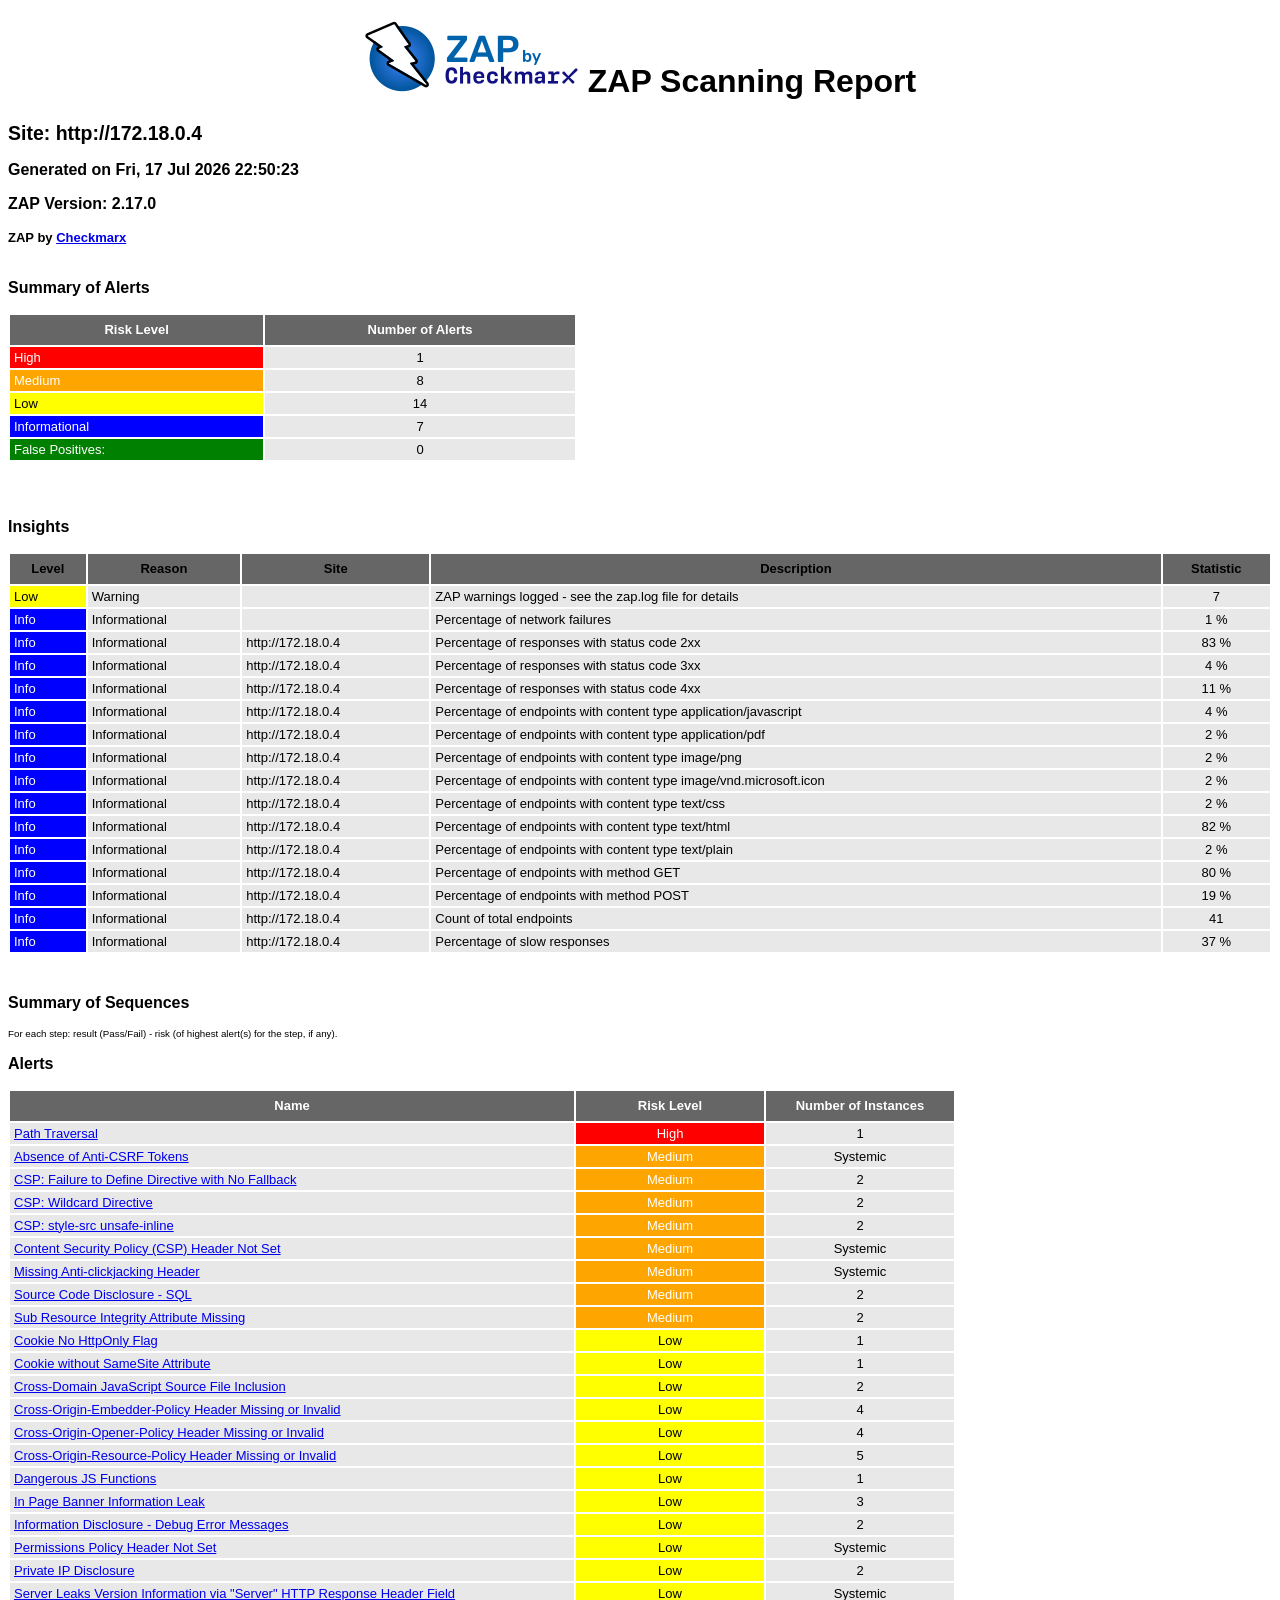
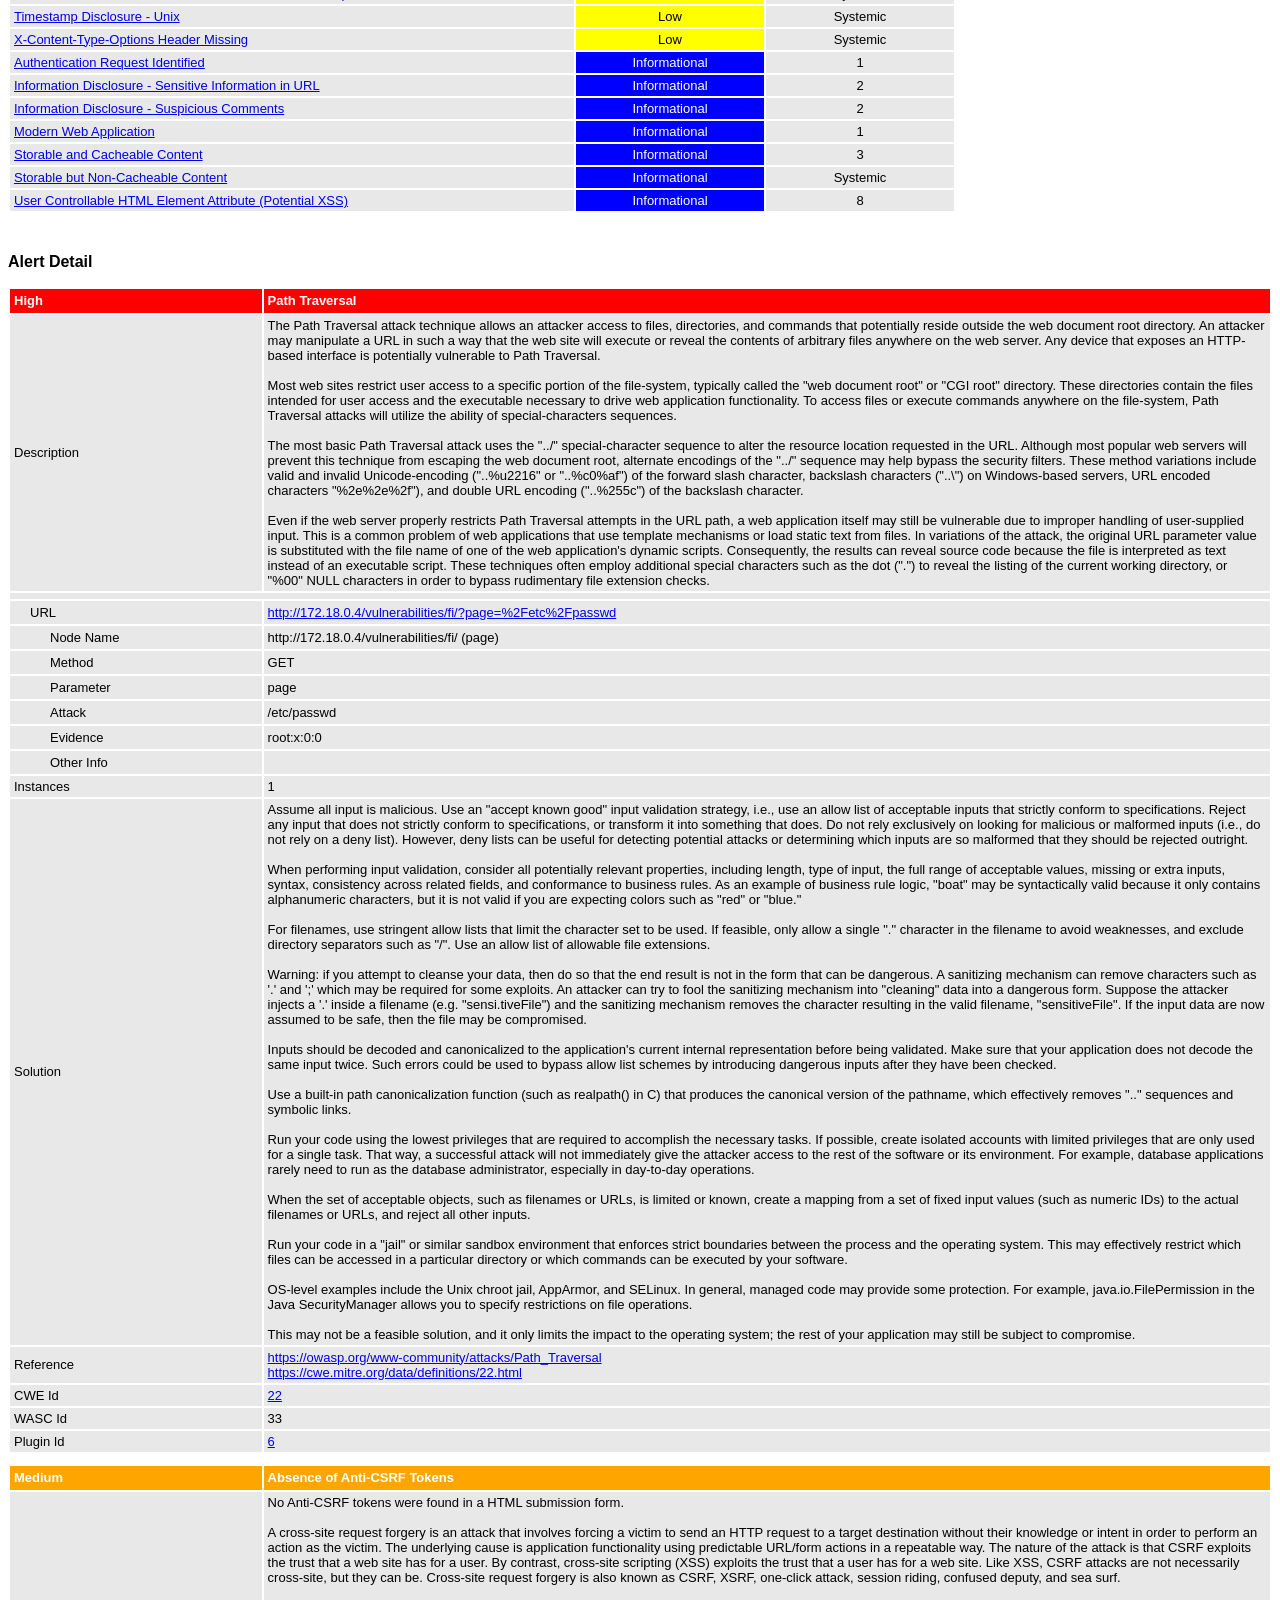
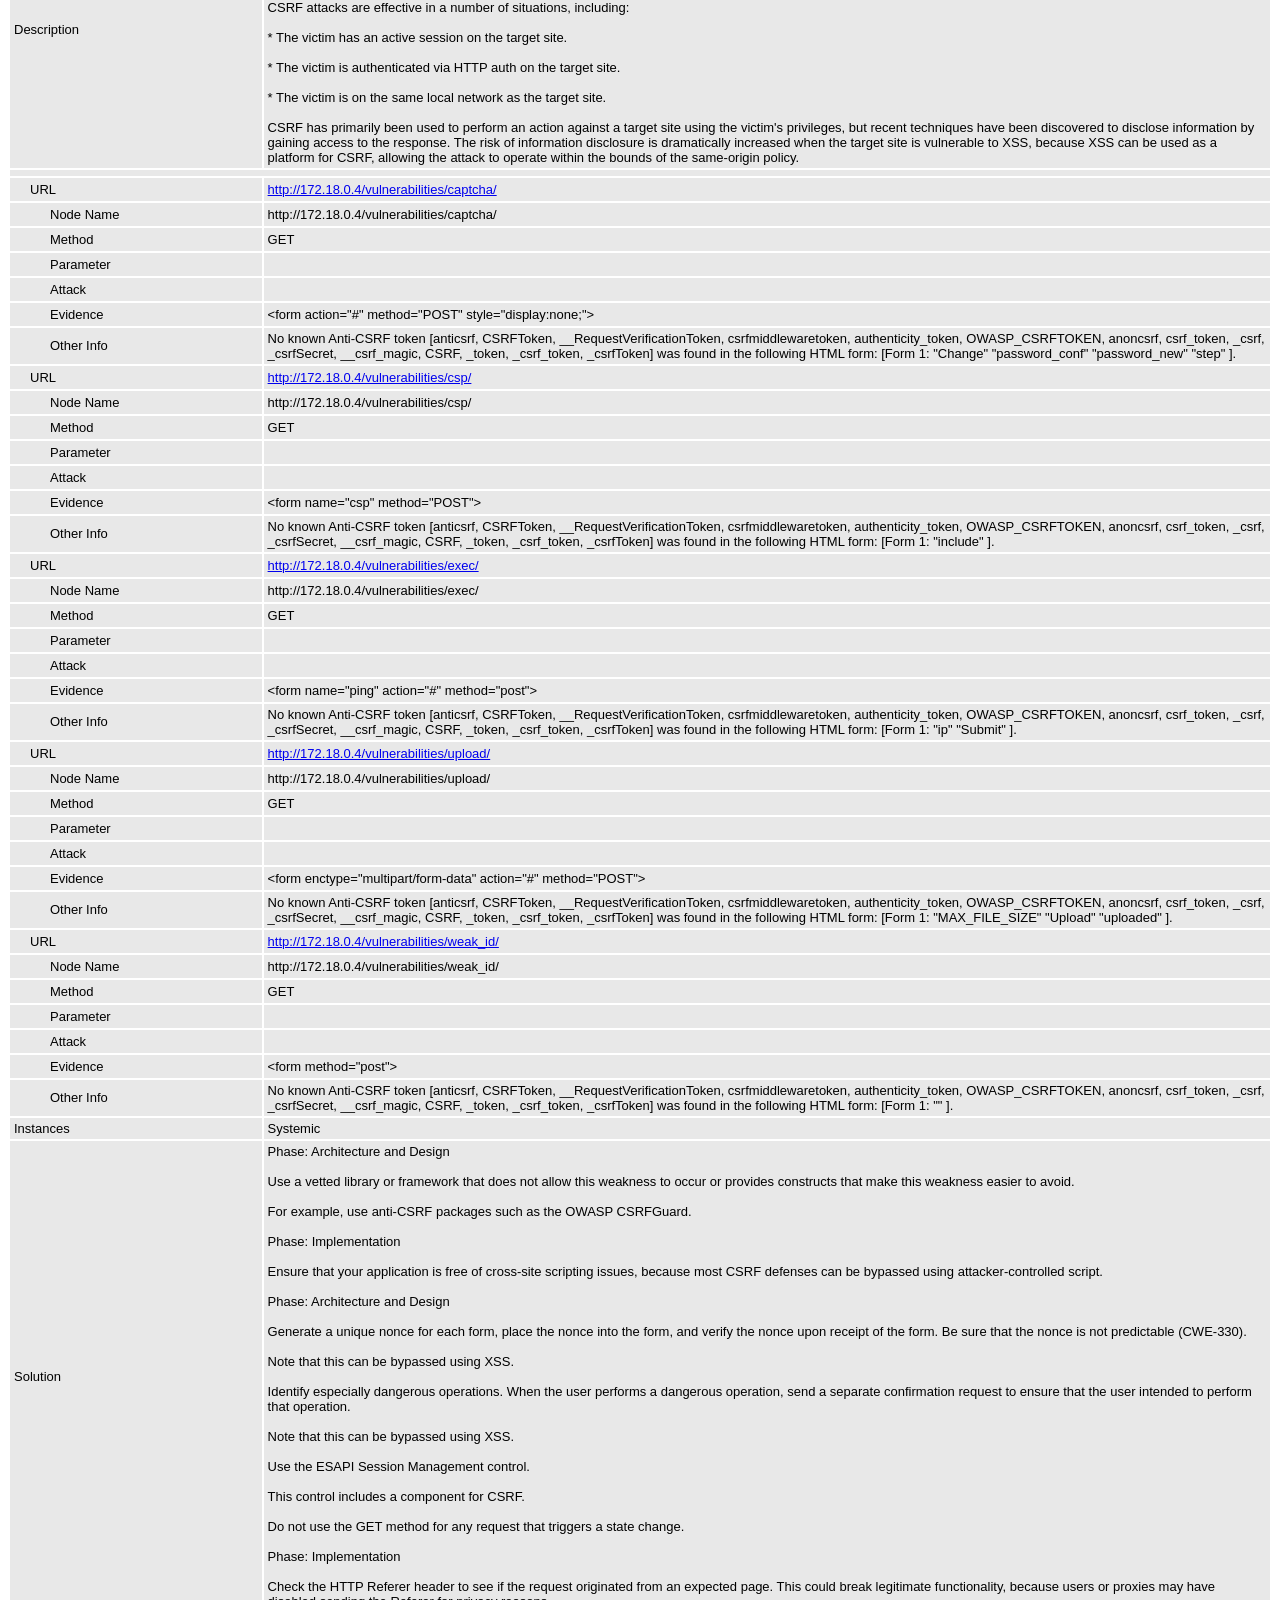
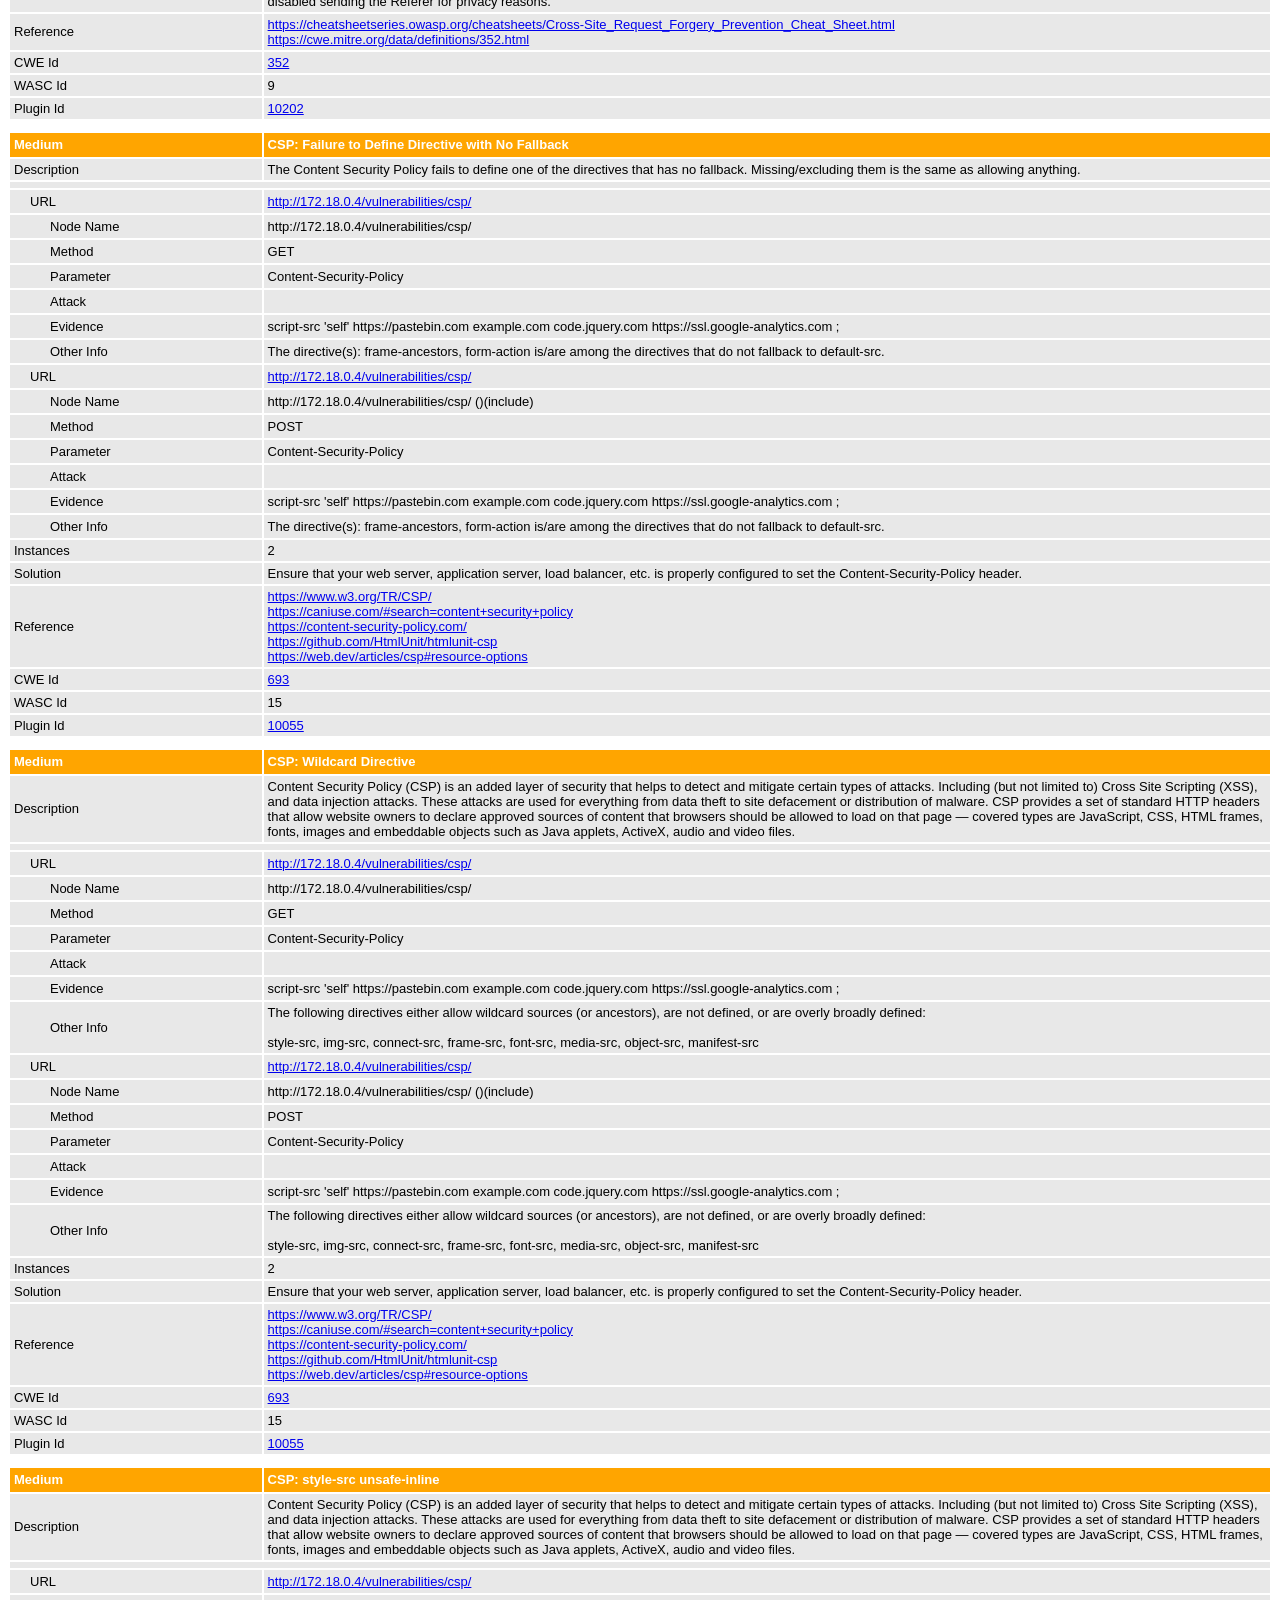
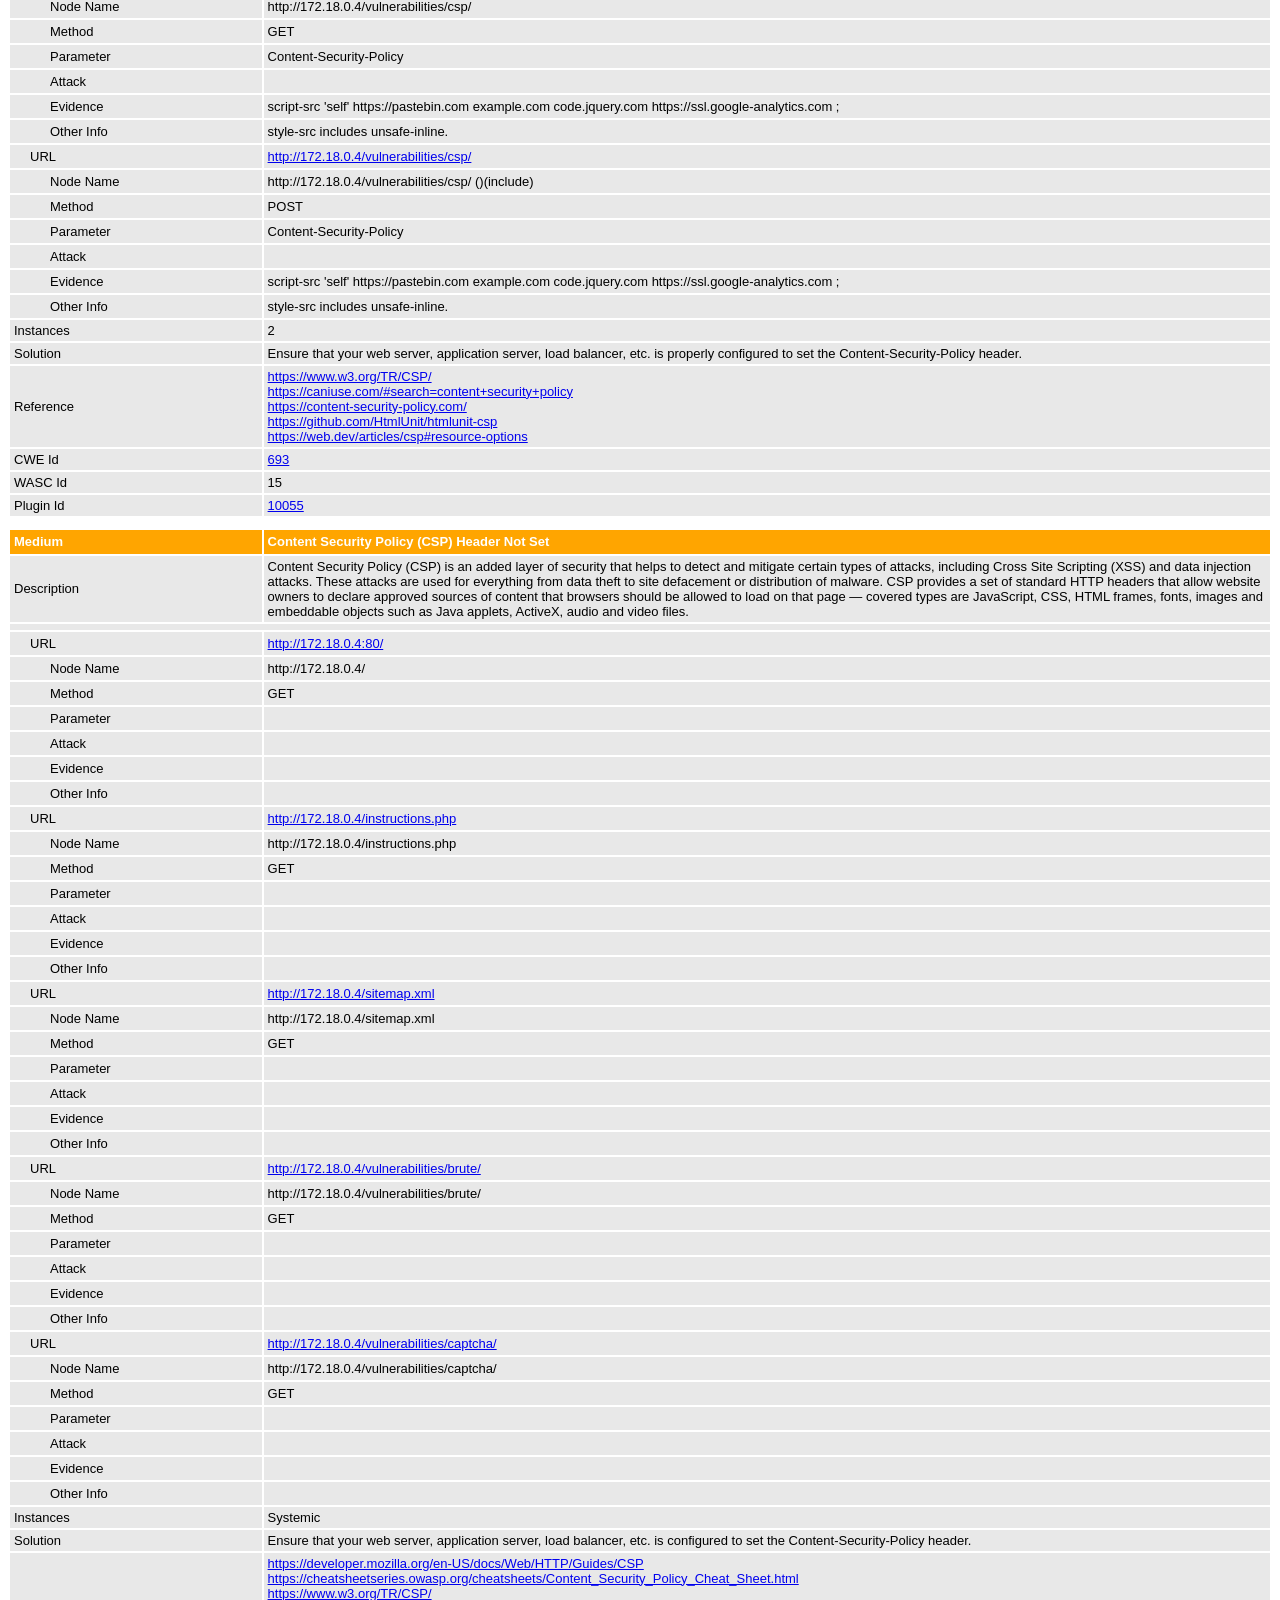
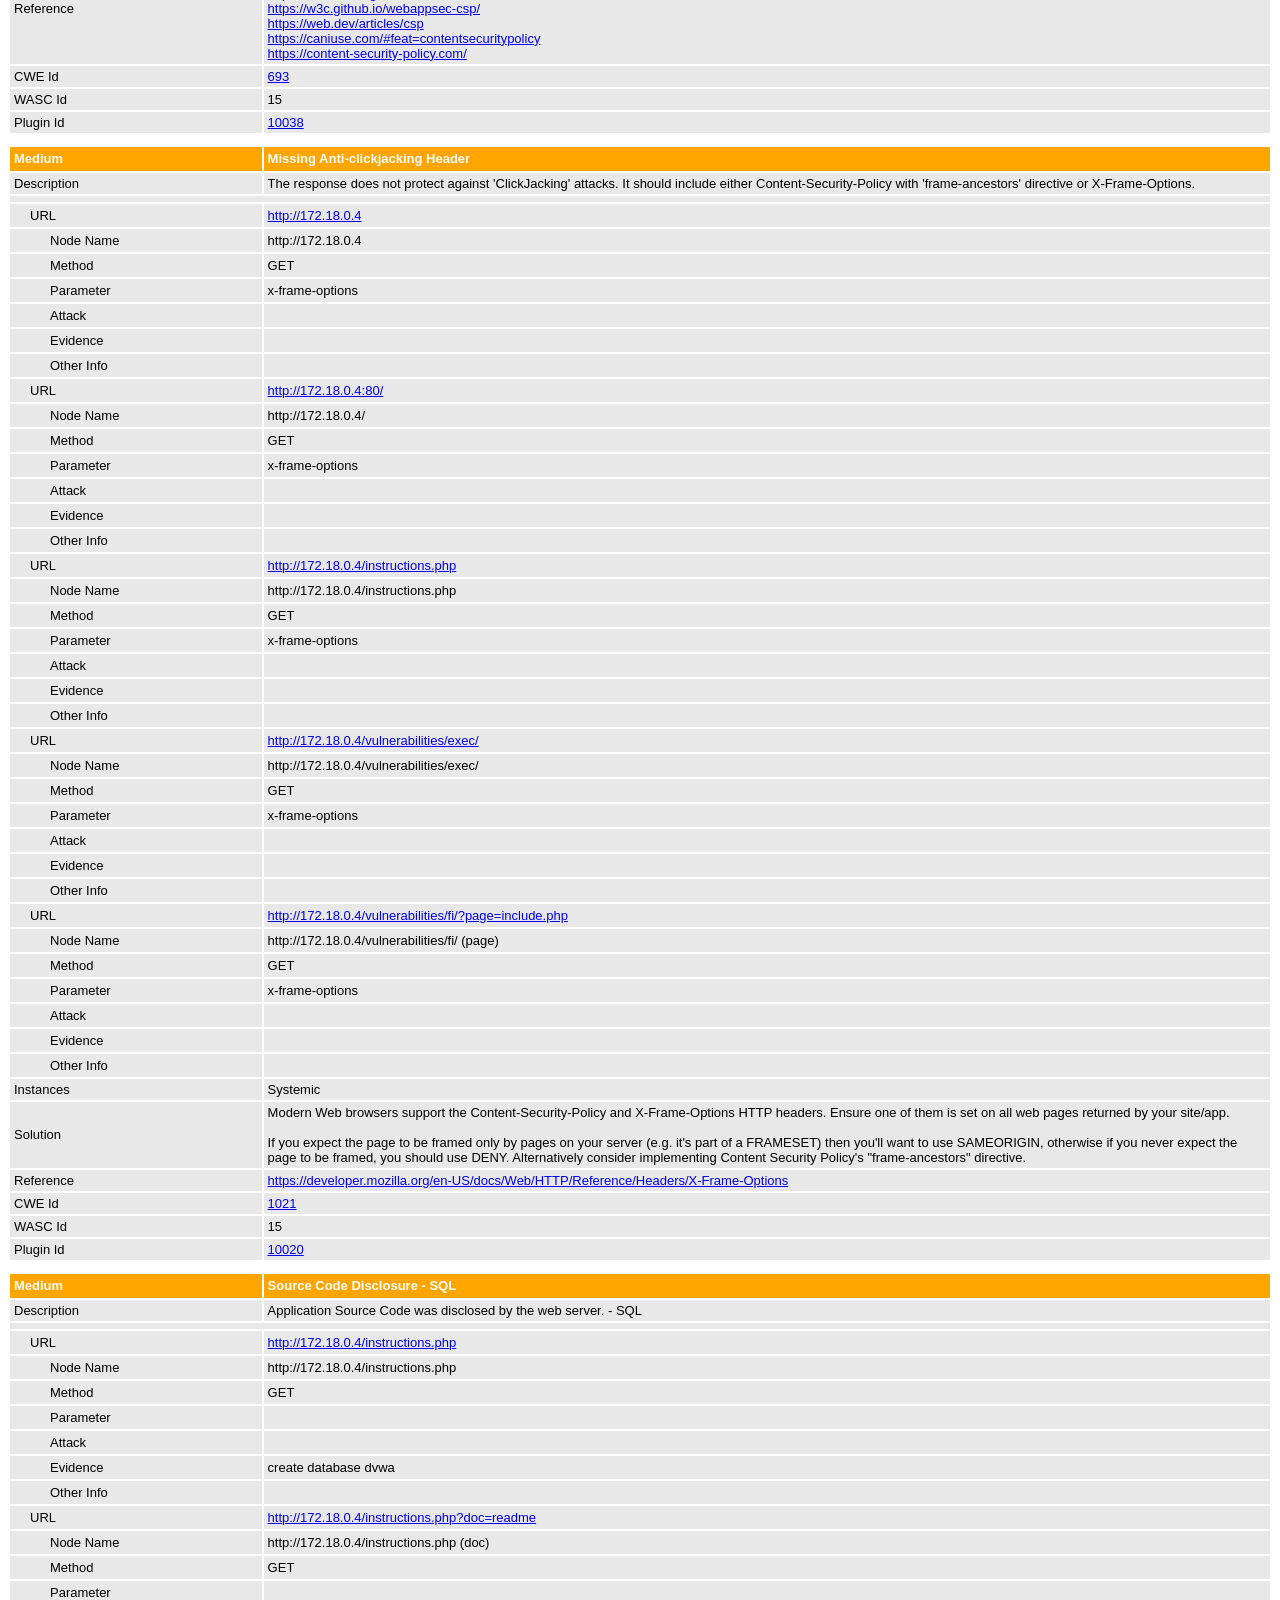
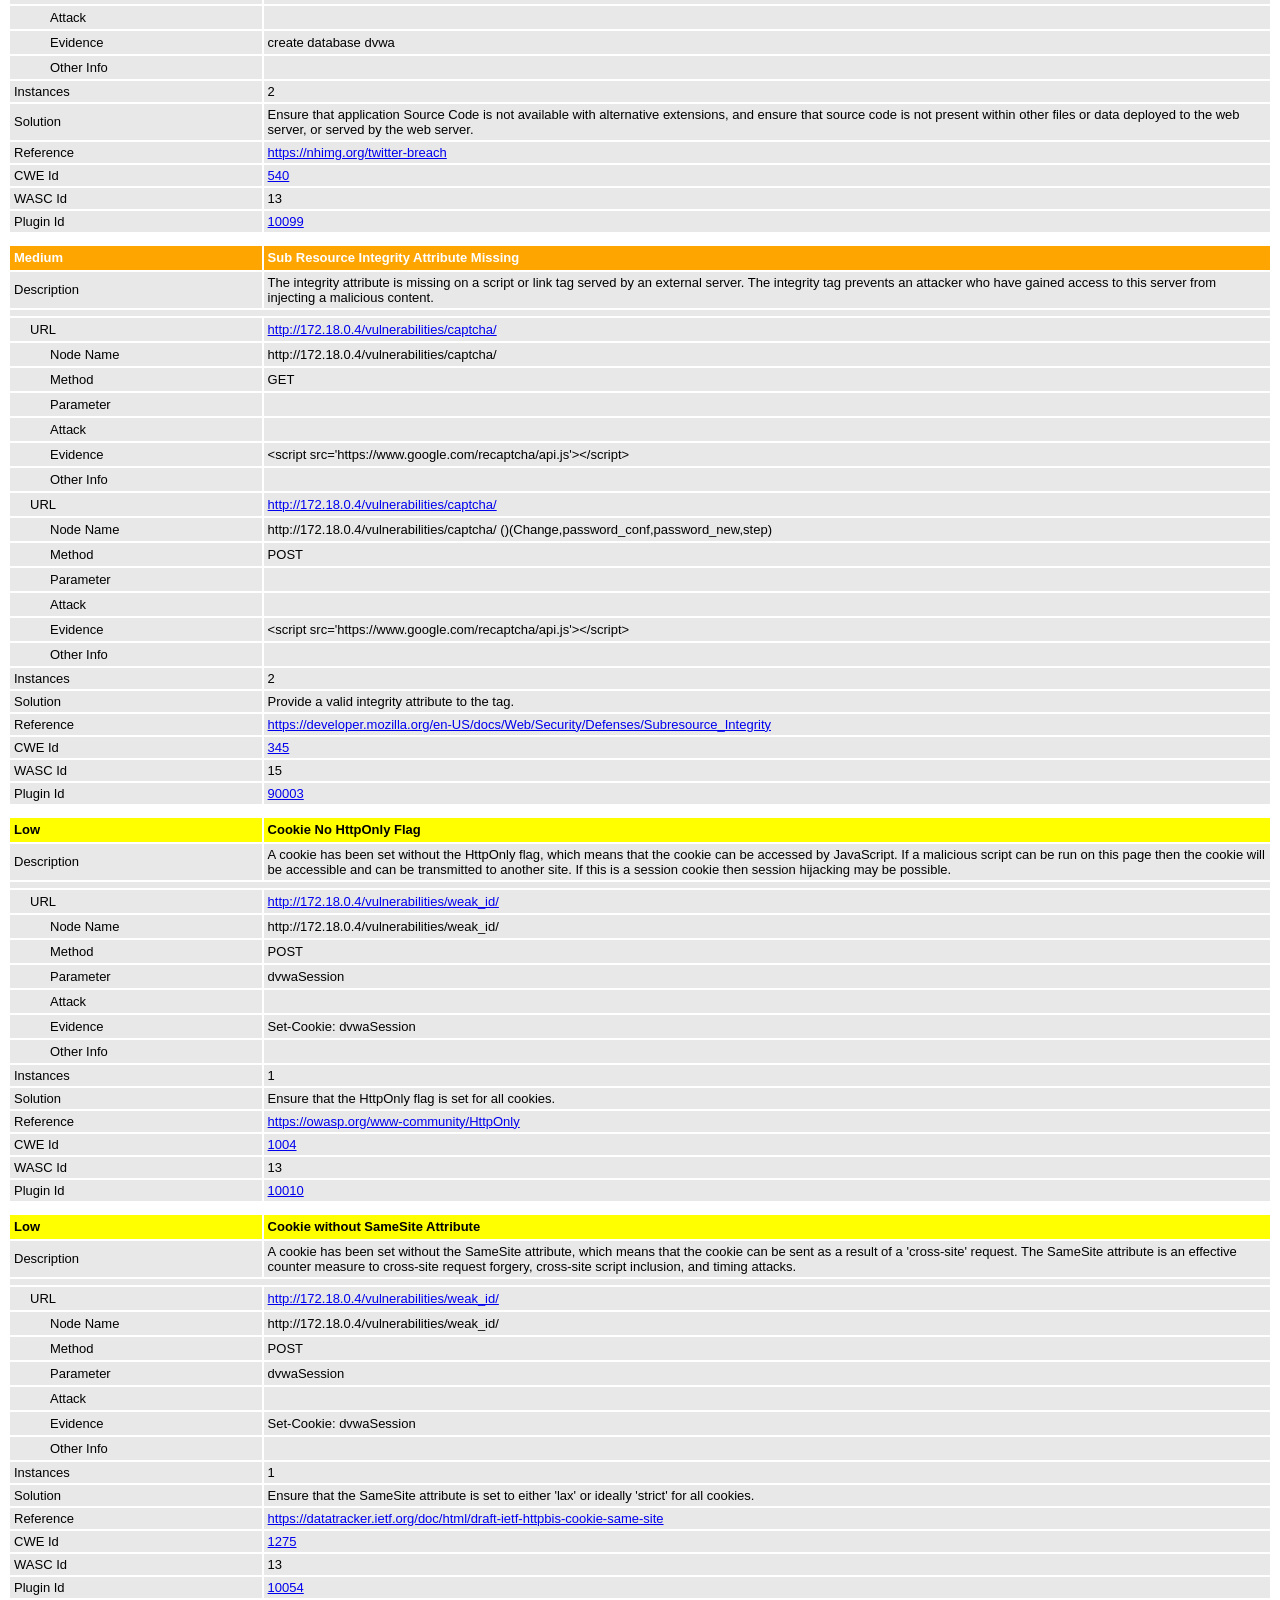
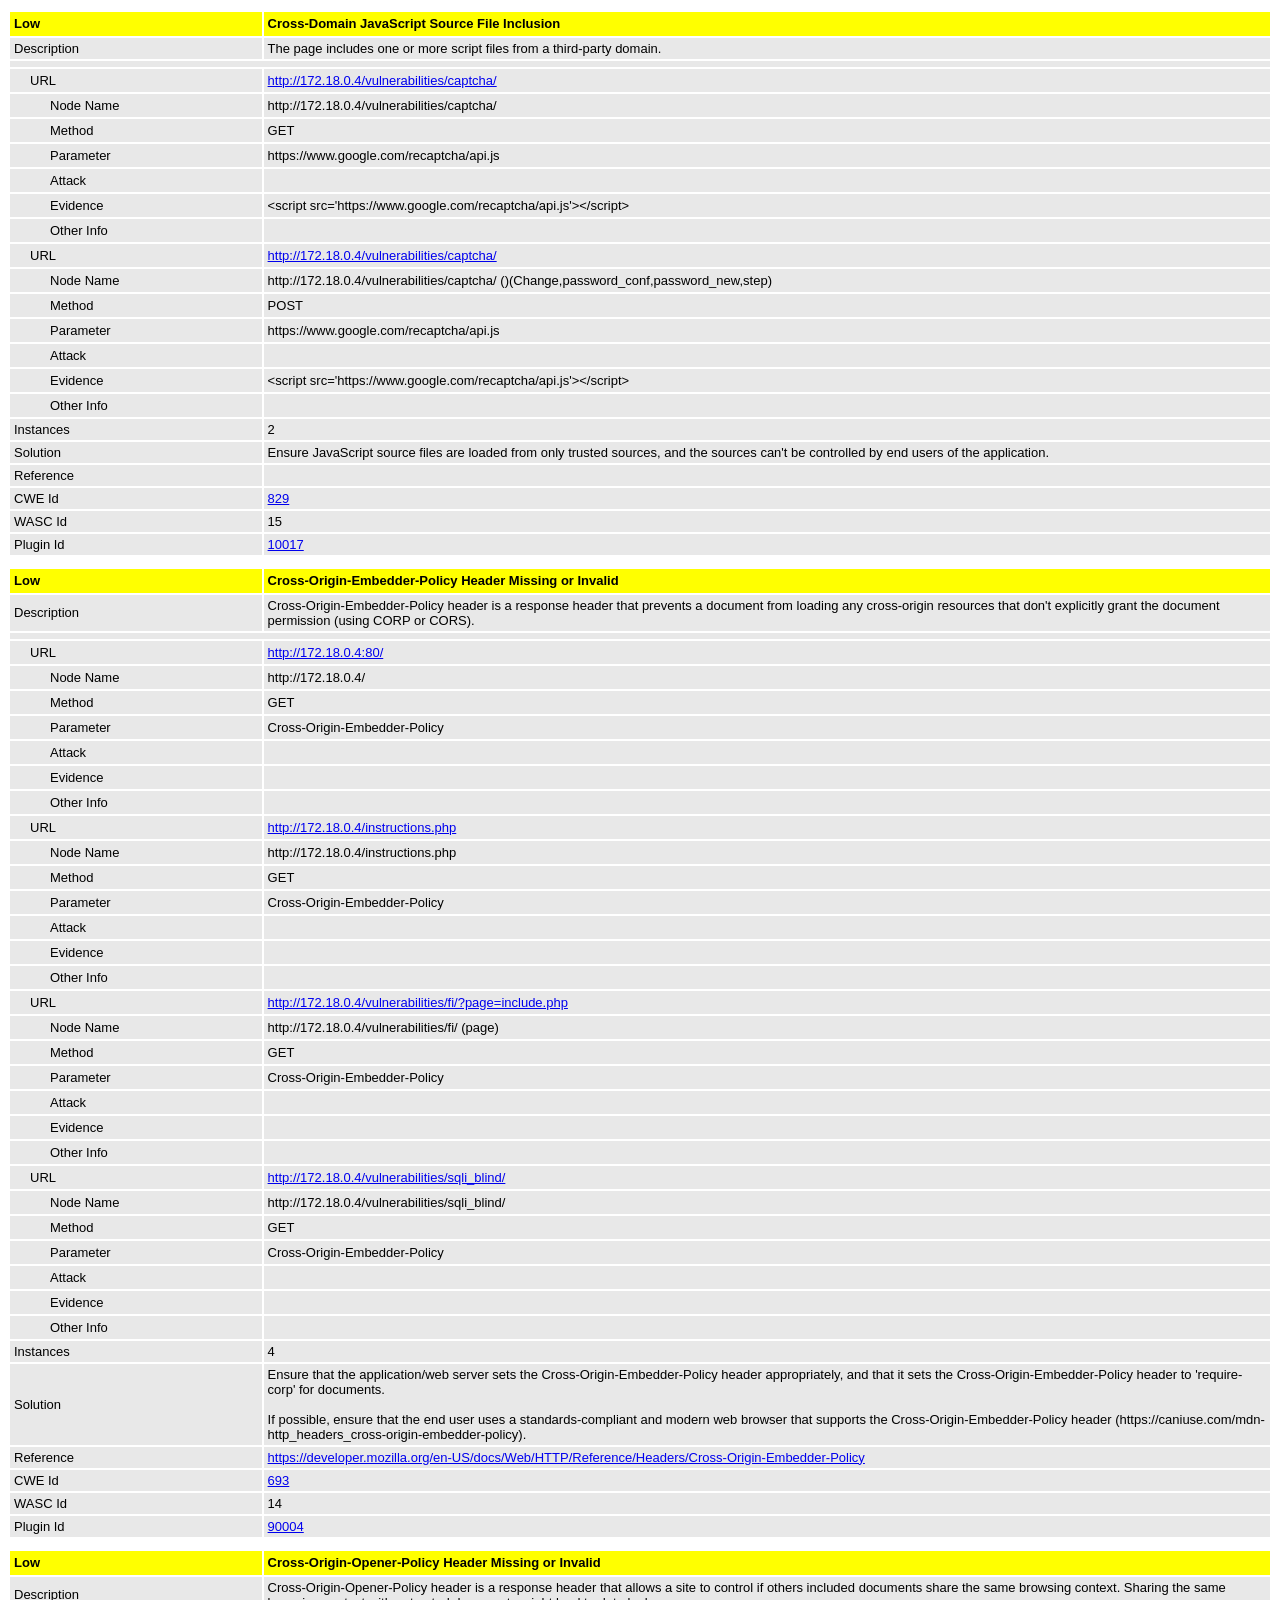
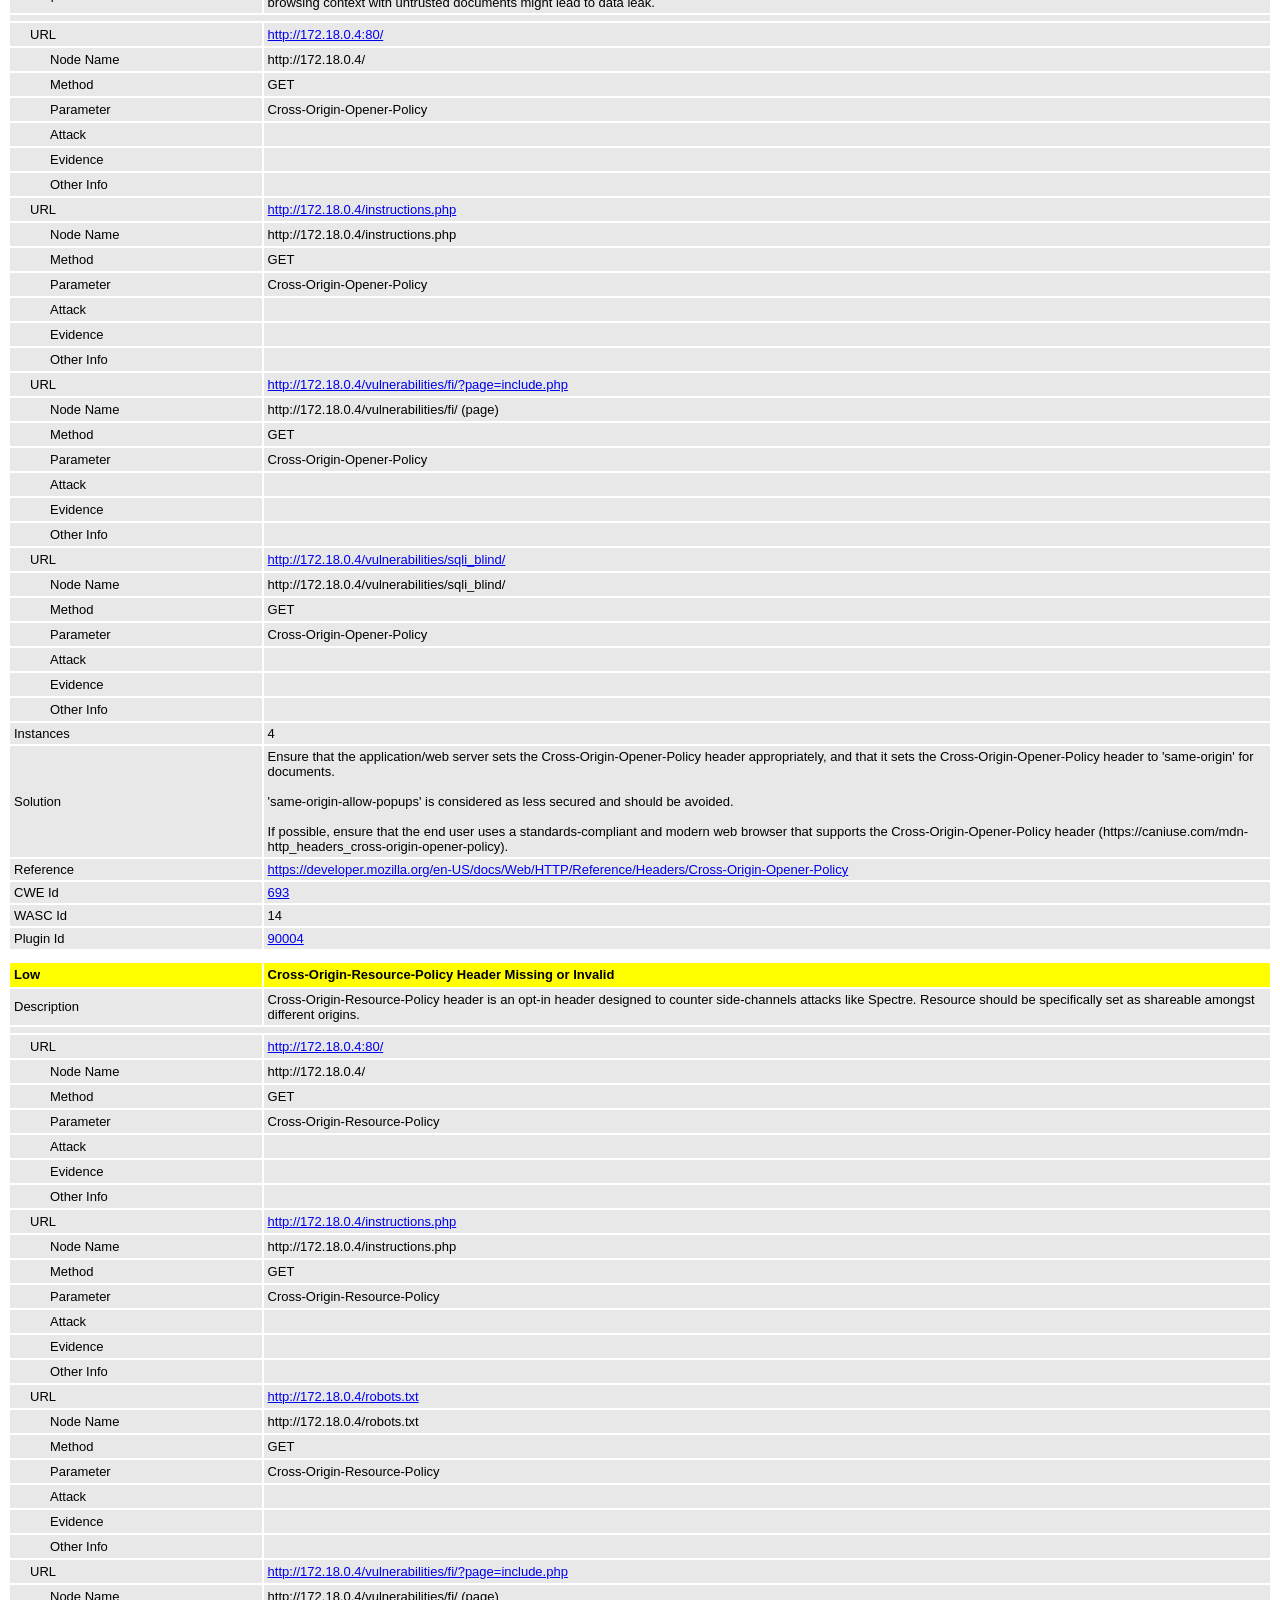
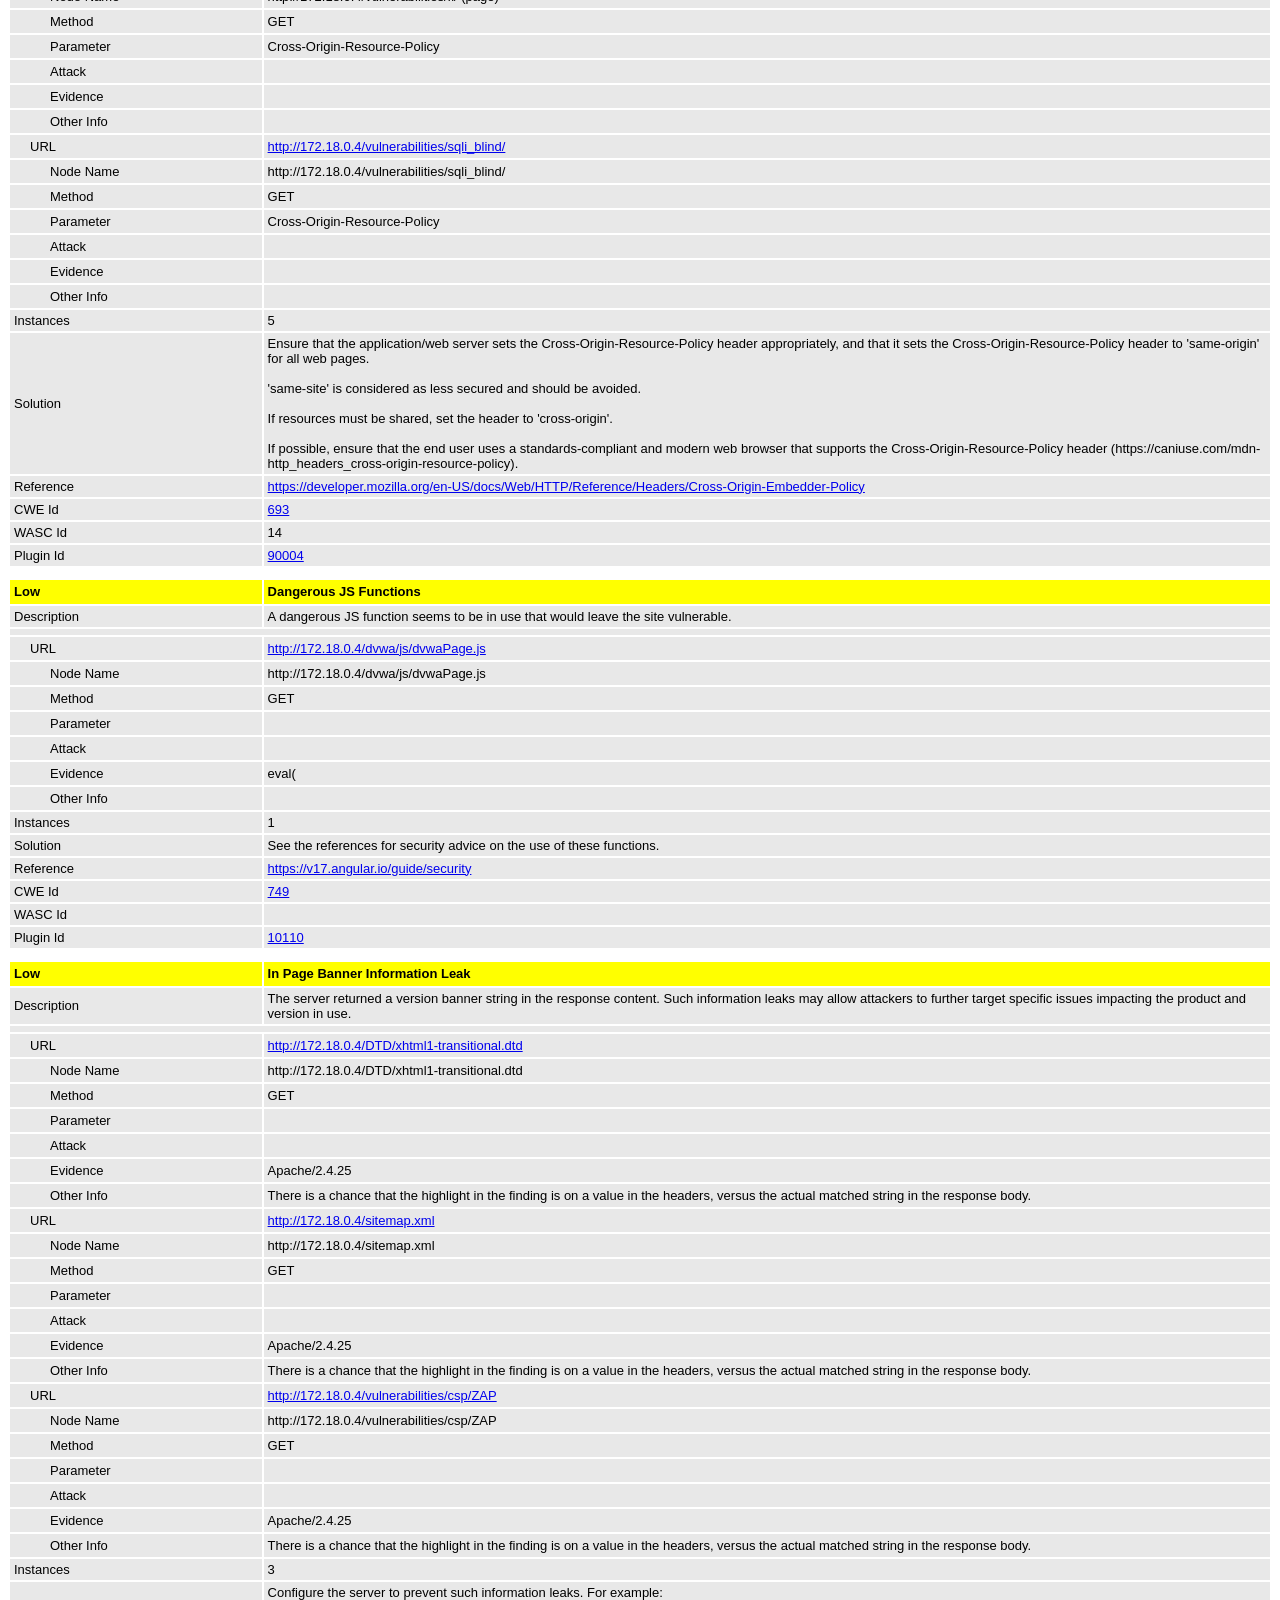
<file: validacao/results/dvwa/no_waf/zap/zap_report.html>
<!DOCTYPE html>
<html>
<head>
<META http-equiv="Content-Type" content="text/html; charset=UTF-8" />
<title>ZAP Scanning Report</title>
<style type="text/css">
body {
	font-family: "Helvetica Neue", Helvetica, Arial, sans-serif;
	color: #000;
	font-size: 13px;
}

h1 {
	text-align: center;
	font-weight: bold;
	font-size: 32px
}

h3 {
	font-size: 16px;
}

table {
	border: none;
	font-size: 13px;
}

td, th {
	padding: 3px 4px;
	word-break: break-word;
}

th {
	font-weight: bold;
	background-color: #666666;
}

td {
	background-color: #e8e8e8;
}

.spacer {
	margin: 10px;
}

.spacer-lg {
	margin: 40px;
}

.indent1 {
	padding: 4px 20px;
}

.indent2 {
	padding: 4px 40px;
}

.risk-3 {
	background-color: red;
	color: #FFF;
}

.risk-2 {
	background-color: orange;
	color: #FFF;
}

.risk-1 {
	background-color: yellow;
	color: #000;
}

.risk-0 {
	background-color: blue;
	color: #FFF;
}

.risk--1 {
	background-color: green;
	color: #FFF;
}

.summary {
	width: 45%;
}

.summary th {
	color: #FFF;
}

.summary100 {
	width: 100%;
}

.summary80 {
	width: 80%;
}

.tdconstrainer {
	width: 9.1%;
	padding: 0
}

.alerts {
	width: 75%;
}

.alerts th {
	color: #FFF;
}

.results {
	width: 100%;
}

.results th {
	text-align: left;
}

.left-header {
	display: inline-block;
}

.pass {
	background: green;
	color: white
}

.pass::before {
	content: '\2714';
	color: white
}

.fail {
	background: red;
	color: white
}

.fail::before {
	content: '\2716';
	color: white
}

.alert-3b::before {
	content: '\2691';
	color: red
}

.alert-2b::before {
	content: '\2691 ';
	color: orange
}

.alert-1b::before {
	content: '\2691';
	color: yellow
}

.alert-0b::before {
	content: '\2691';
	color: blue
}

.alert-3a::after {
	content: '\2691';
	color: red
}

.alert-2a::after {
	content: '\2691 ';
	color: orange
}

.alert-1a::after {
	content: '\2691';
	color: yellow
}

.alert-0a::after {
	content: '\2691';
	color: blue
}

.lm2 {
	margin-left: 2em;
}

.smallnote {
	font-size: 0.75em
}

.alwayswhite {
	color: white
}

.script-diagnostic-screenshot {
	display: block;
	max-width: 100%;
	height: auto;
}
</style>
</head>
<body>
	<h1>
		<!-- The ZAP by Checkmark Logo -->
		<img
			src="[data-uri]"
			alt="" />
		ZAP Scanning Report
	</h1>
	<p />
	

	<h2>
		
		Site: http://172.18.0.4
		
	</h2>

	<h3>
		Generated on Fri, 17 Jul 2026 22:50:23
	</h3>

	<h3>
		ZAP Version: 2.17.0
	</h3>

	<h4>
		ZAP by <a href="https://checkmarx.com/">Checkmarx</a>
	</h4>

	
		<h3 class="left-header">Summary of Alerts</h3>
		<table class="summary">
			<tr>
				<th width="45%"
					height="24">Risk Level</th>
				<th width="55%"
					align="center">Number of Alerts</th>
			</tr>
			<tr>
				<td class="risk-3">
					<div>High</div>
				</td>
				<td align="center">
					<div>1</div>
				</td>
			</tr>
			<tr>
				<td class="risk-2">
					<div>Medium</div>
				</td>
				<td align="center">
					<div>8</div>
				</td>
			</tr>
			<tr>
				<td class="risk-1">
					<div>Low</div>
				</td>
				<td align="center">
					<div>14</div>
				</td>
			</tr>
			<tr>
				<td class="risk-0">
					<div>Informational</div>
				</td>
				<td align="center">
					<div>7</div>
				</td>
			</tr>
			<tr>
				<td class="risk--1">
					<div>				False Positives:</div>
				</td>
				<td align="center">
					<div>0</div>
				</td>
			</tr>
		</table>
		<div class="spacer-lg"></div>
	
	
	
		<h3 class="left-header">Insights</h3>
		
		<table class="summary100">
			<tr>
				<th height="24">Level</th>
				<th>Reason</th>
				<th>Site</th>
				<th>Description</th>
				<th>Statistic</th>
			</tr>
			
				<tr>
				<td class="risk-1">
					<div>Low</div>
				</td>
				<td>
					<div>Warning</div>
				</td>
				<td>
					<div></div>
				</td>
				<td>
					<div>ZAP warnings logged - see the zap.log file for details</div>
				</td>
				<td align="center">
					<div>7   </div>
				</td>
				</tr>
			
				<tr>
				<td class="risk-0">
					<div>Info</div>
				</td>
				<td>
					<div>Informational</div>
				</td>
				<td>
					<div></div>
				</td>
				<td>
					<div>Percentage of network failures</div>
				</td>
				<td align="center">
					<div>1 %</div>
				</td>
				</tr>
			
				<tr>
				<td class="risk-0">
					<div>Info</div>
				</td>
				<td>
					<div>Informational</div>
				</td>
				<td>
					<div>http://172.18.0.4</div>
				</td>
				<td>
					<div>Percentage of responses with status code 2xx</div>
				</td>
				<td align="center">
					<div>83 %</div>
				</td>
				</tr>
			
				<tr>
				<td class="risk-0">
					<div>Info</div>
				</td>
				<td>
					<div>Informational</div>
				</td>
				<td>
					<div>http://172.18.0.4</div>
				</td>
				<td>
					<div>Percentage of responses with status code 3xx</div>
				</td>
				<td align="center">
					<div>4 %</div>
				</td>
				</tr>
			
				<tr>
				<td class="risk-0">
					<div>Info</div>
				</td>
				<td>
					<div>Informational</div>
				</td>
				<td>
					<div>http://172.18.0.4</div>
				</td>
				<td>
					<div>Percentage of responses with status code 4xx</div>
				</td>
				<td align="center">
					<div>11 %</div>
				</td>
				</tr>
			
				<tr>
				<td class="risk-0">
					<div>Info</div>
				</td>
				<td>
					<div>Informational</div>
				</td>
				<td>
					<div>http://172.18.0.4</div>
				</td>
				<td>
					<div>Percentage of endpoints with content type application/javascript</div>
				</td>
				<td align="center">
					<div>4 %</div>
				</td>
				</tr>
			
				<tr>
				<td class="risk-0">
					<div>Info</div>
				</td>
				<td>
					<div>Informational</div>
				</td>
				<td>
					<div>http://172.18.0.4</div>
				</td>
				<td>
					<div>Percentage of endpoints with content type application/pdf</div>
				</td>
				<td align="center">
					<div>2 %</div>
				</td>
				</tr>
			
				<tr>
				<td class="risk-0">
					<div>Info</div>
				</td>
				<td>
					<div>Informational</div>
				</td>
				<td>
					<div>http://172.18.0.4</div>
				</td>
				<td>
					<div>Percentage of endpoints with content type image/png</div>
				</td>
				<td align="center">
					<div>2 %</div>
				</td>
				</tr>
			
				<tr>
				<td class="risk-0">
					<div>Info</div>
				</td>
				<td>
					<div>Informational</div>
				</td>
				<td>
					<div>http://172.18.0.4</div>
				</td>
				<td>
					<div>Percentage of endpoints with content type image/vnd.microsoft.icon</div>
				</td>
				<td align="center">
					<div>2 %</div>
				</td>
				</tr>
			
				<tr>
				<td class="risk-0">
					<div>Info</div>
				</td>
				<td>
					<div>Informational</div>
				</td>
				<td>
					<div>http://172.18.0.4</div>
				</td>
				<td>
					<div>Percentage of endpoints with content type text/css</div>
				</td>
				<td align="center">
					<div>2 %</div>
				</td>
				</tr>
			
				<tr>
				<td class="risk-0">
					<div>Info</div>
				</td>
				<td>
					<div>Informational</div>
				</td>
				<td>
					<div>http://172.18.0.4</div>
				</td>
				<td>
					<div>Percentage of endpoints with content type text/html</div>
				</td>
				<td align="center">
					<div>82 %</div>
				</td>
				</tr>
			
				<tr>
				<td class="risk-0">
					<div>Info</div>
				</td>
				<td>
					<div>Informational</div>
				</td>
				<td>
					<div>http://172.18.0.4</div>
				</td>
				<td>
					<div>Percentage of endpoints with content type text/plain</div>
				</td>
				<td align="center">
					<div>2 %</div>
				</td>
				</tr>
			
				<tr>
				<td class="risk-0">
					<div>Info</div>
				</td>
				<td>
					<div>Informational</div>
				</td>
				<td>
					<div>http://172.18.0.4</div>
				</td>
				<td>
					<div>Percentage of endpoints with method GET</div>
				</td>
				<td align="center">
					<div>80 %</div>
				</td>
				</tr>
			
				<tr>
				<td class="risk-0">
					<div>Info</div>
				</td>
				<td>
					<div>Informational</div>
				</td>
				<td>
					<div>http://172.18.0.4</div>
				</td>
				<td>
					<div>Percentage of endpoints with method POST</div>
				</td>
				<td align="center">
					<div>19 %</div>
				</td>
				</tr>
			
				<tr>
				<td class="risk-0">
					<div>Info</div>
				</td>
				<td>
					<div>Informational</div>
				</td>
				<td>
					<div>http://172.18.0.4</div>
				</td>
				<td>
					<div>Count of total endpoints</div>
				</td>
				<td align="center">
					<div>41   </div>
				</td>
				</tr>
			
				<tr>
				<td class="risk-0">
					<div>Info</div>
				</td>
				<td>
					<div>Informational</div>
				</td>
				<td>
					<div>http://172.18.0.4</div>
				</td>
				<td>
					<div>Percentage of slow responses</div>
				</td>
				<td align="center">
					<div>37 %</div>
				</td>
				</tr>
			
		</table>
		<div class="spacer-lg"></div>
	

	

	
		
			<h3>Summary of Sequences</h3>
			<p class="smallnote">For each step: result (Pass/Fail) - risk (of highest alert(s) for the step, if any).</p>

			
				</table>
			
		
	</th:block>

	
		<h3>Alerts</h3>
		<table class="alerts">
			<tr>
				<th width="60%" height="24">Name</th>
				<th width="20%"
					align="center">Risk Level</th>
				<th width="20%"
					align="center">Number of Instances</th>
			</tr>
			<tr>
				<td><a href="#6">Path Traversal</a></td>
				<td align="center" class="risk-3">High</td>
				
				
				<td align="center">1</td>
				
			</tr>
			<tr>
				<td><a href="#10202">Absence of Anti-CSRF Tokens</a></td>
				<td align="center" class="risk-2">Medium</td>
				
				<td align="center">Systemic</td>
				
				
			</tr>
			<tr>
				<td><a href="#10055">CSP: Failure to Define Directive with No Fallback</a></td>
				<td align="center" class="risk-2">Medium</td>
				
				
				<td align="center">2</td>
				
			</tr>
			<tr>
				<td><a href="#10055">CSP: Wildcard Directive</a></td>
				<td align="center" class="risk-2">Medium</td>
				
				
				<td align="center">2</td>
				
			</tr>
			<tr>
				<td><a href="#10055">CSP: style-src unsafe-inline</a></td>
				<td align="center" class="risk-2">Medium</td>
				
				
				<td align="center">2</td>
				
			</tr>
			<tr>
				<td><a href="#10038">Content Security Policy (CSP) Header Not Set</a></td>
				<td align="center" class="risk-2">Medium</td>
				
				<td align="center">Systemic</td>
				
				
			</tr>
			<tr>
				<td><a href="#10020">Missing Anti-clickjacking Header</a></td>
				<td align="center" class="risk-2">Medium</td>
				
				<td align="center">Systemic</td>
				
				
			</tr>
			<tr>
				<td><a href="#10099">Source Code Disclosure - SQL</a></td>
				<td align="center" class="risk-2">Medium</td>
				
				
				<td align="center">2</td>
				
			</tr>
			<tr>
				<td><a href="#90003">Sub Resource Integrity Attribute Missing</a></td>
				<td align="center" class="risk-2">Medium</td>
				
				
				<td align="center">2</td>
				
			</tr>
			<tr>
				<td><a href="#10010">Cookie No HttpOnly Flag</a></td>
				<td align="center" class="risk-1">Low</td>
				
				
				<td align="center">1</td>
				
			</tr>
			<tr>
				<td><a href="#10054">Cookie without SameSite Attribute</a></td>
				<td align="center" class="risk-1">Low</td>
				
				
				<td align="center">1</td>
				
			</tr>
			<tr>
				<td><a href="#10017">Cross-Domain JavaScript Source File Inclusion</a></td>
				<td align="center" class="risk-1">Low</td>
				
				
				<td align="center">2</td>
				
			</tr>
			<tr>
				<td><a href="#90004">Cross-Origin-Embedder-Policy Header Missing or Invalid</a></td>
				<td align="center" class="risk-1">Low</td>
				
				
				<td align="center">4</td>
				
			</tr>
			<tr>
				<td><a href="#90004">Cross-Origin-Opener-Policy Header Missing or Invalid</a></td>
				<td align="center" class="risk-1">Low</td>
				
				
				<td align="center">4</td>
				
			</tr>
			<tr>
				<td><a href="#90004">Cross-Origin-Resource-Policy Header Missing or Invalid</a></td>
				<td align="center" class="risk-1">Low</td>
				
				
				<td align="center">5</td>
				
			</tr>
			<tr>
				<td><a href="#10110">Dangerous JS Functions</a></td>
				<td align="center" class="risk-1">Low</td>
				
				
				<td align="center">1</td>
				
			</tr>
			<tr>
				<td><a href="#10009">In Page Banner Information Leak</a></td>
				<td align="center" class="risk-1">Low</td>
				
				
				<td align="center">3</td>
				
			</tr>
			<tr>
				<td><a href="#10023">Information Disclosure - Debug Error Messages</a></td>
				<td align="center" class="risk-1">Low</td>
				
				
				<td align="center">2</td>
				
			</tr>
			<tr>
				<td><a href="#10063">Permissions Policy Header Not Set</a></td>
				<td align="center" class="risk-1">Low</td>
				
				<td align="center">Systemic</td>
				
				
			</tr>
			<tr>
				<td><a href="#2">Private IP Disclosure</a></td>
				<td align="center" class="risk-1">Low</td>
				
				
				<td align="center">2</td>
				
			</tr>
			<tr>
				<td><a href="#10036">Server Leaks Version Information via &quot;Server&quot; HTTP Response Header Field</a></td>
				<td align="center" class="risk-1">Low</td>
				
				<td align="center">Systemic</td>
				
				
			</tr>
			<tr>
				<td><a href="#10096">Timestamp Disclosure - Unix</a></td>
				<td align="center" class="risk-1">Low</td>
				
				<td align="center">Systemic</td>
				
				
			</tr>
			<tr>
				<td><a href="#10021">X-Content-Type-Options Header Missing</a></td>
				<td align="center" class="risk-1">Low</td>
				
				<td align="center">Systemic</td>
				
				
			</tr>
			<tr>
				<td><a href="#10111">Authentication Request Identified</a></td>
				<td align="center" class="risk-0">Informational</td>
				
				
				<td align="center">1</td>
				
			</tr>
			<tr>
				<td><a href="#10024">Information Disclosure - Sensitive Information in URL</a></td>
				<td align="center" class="risk-0">Informational</td>
				
				
				<td align="center">2</td>
				
			</tr>
			<tr>
				<td><a href="#10027">Information Disclosure - Suspicious Comments</a></td>
				<td align="center" class="risk-0">Informational</td>
				
				
				<td align="center">2</td>
				
			</tr>
			<tr>
				<td><a href="#10109">Modern Web Application</a></td>
				<td align="center" class="risk-0">Informational</td>
				
				
				<td align="center">1</td>
				
			</tr>
			<tr>
				<td><a href="#10049">Storable and Cacheable Content</a></td>
				<td align="center" class="risk-0">Informational</td>
				
				
				<td align="center">3</td>
				
			</tr>
			<tr>
				<td><a href="#10049">Storable but Non-Cacheable Content</a></td>
				<td align="center" class="risk-0">Informational</td>
				
				<td align="center">Systemic</td>
				
				
			</tr>
			<tr>
				<td><a href="#10031">User Controllable HTML Element Attribute (Potential XSS)</a></td>
				<td align="center" class="risk-0">Informational</td>
				
				
				<td align="center">8</td>
				
			</tr>
		</table>
		<div class="spacer-lg"></div>
	

	
		<h3>Alert Detail</h3>
		
			<table class="results">
				<tr height="24">
					<th width="20%" class="risk-3"><a
						id="6"></a>
						<div>High</div></th>
					<th class="risk-3">Path Traversal</th>
				</tr>
				<tr>
					<td width="20%">Description</td>
					<td width="80%">
							<div>The Path Traversal attack technique allows an attacker access to files, directories, and commands that potentially reside outside the web document root directory. An attacker may manipulate a URL in such a way that the web site will execute or reveal the contents of arbitrary files anywhere on the web server. Any device that exposes an HTTP-based interface is potentially vulnerable to Path Traversal.</div>
							<br />
						
							<div>Most web sites restrict user access to a specific portion of the file-system, typically called the &quot;web document root&quot; or &quot;CGI root&quot; directory. These directories contain the files intended for user access and the executable necessary to drive web application functionality. To access files or execute commands anywhere on the file-system, Path Traversal attacks will utilize the ability of special-characters sequences.</div>
							<br />
						
							<div>The most basic Path Traversal attack uses the &quot;../&quot; special-character sequence to alter the resource location requested in the URL. Although most popular web servers will prevent this technique from escaping the web document root, alternate encodings of the &quot;../&quot; sequence may help bypass the security filters. These method variations include valid and invalid Unicode-encoding (&quot;..%u2216&quot; or &quot;..%c0%af&quot;) of the forward slash character, backslash characters (&quot;..\&quot;) on Windows-based servers, URL encoded characters &quot;%2e%2e%2f&quot;), and double URL encoding (&quot;..%255c&quot;) of the backslash character.</div>
							<br />
						
							<div>Even if the web server properly restricts Path Traversal attempts in the URL path, a web application itself may still be vulnerable due to improper handling of user-supplied input. This is a common problem of web applications that use template mechanisms or load static text from files. In variations of the attack, the original URL parameter value is substituted with the file name of one of the web application&#39;s dynamic scripts. Consequently, the results can reveal source code because the file is interpreted as text instead of an executable script. These techniques often employ additional special characters such as the dot (&quot;.&quot;) to reveal the listing of the current working directory, or &quot;%00&quot; NULL characters in order to bypass rudimentary file extension checks.</div>
							
						</td>
				</tr>
				<TR vAlign="top">
					<TD colspan="2"></TD>
				</TR>
				
					<tr>
						<td width="20%"
							class="indent1">URL</td>
						<td width="80%"><a href="http://172.18.0.4/vulnerabilities/fi/?page=%2Fetc%2Fpasswd">http://172.18.0.4/vulnerabilities/fi/?page=%2Fetc%2Fpasswd</a></td>
					</tr>
					<tr>
						<td width="20%"
							class="indent2">Node Name</td>
						<td width="80%">http://172.18.0.4/vulnerabilities/fi/ (page)</td>
					</tr>
					<tr>
						<td width="20%"
							class="indent2">Method</td>
						<td width="80%">GET</td>
					</tr>
					<tr>
						<td width="20%"
							class="indent2">Parameter</td>
						<td width="80%">page</td>
					</tr>
					<tr>
						<td width="20%"
							class="indent2">Attack</td>
						<td width="80%">/etc/passwd</td>
					</tr>
					<tr>
						<td width="20%"
							class="indent2">Evidence</td>
						<td width="80%">root:x:0:0</td>
					</tr>
					<tr>
						<td width="20%"
							class="indent2">Other Info</td>
						<td width="80%"></td>
					</tr>
				
				<tr>
					<td width="20%">Instances</td>
					
					
					<td width="80%">1</td>
					
				</tr>
				<tr>
					<td width="20%">Solution</td>
					<td width="80%">
							<div>Assume all input is malicious. Use an &quot;accept known good&quot; input validation strategy, i.e., use an allow list of acceptable inputs that strictly conform to specifications. Reject any input that does not strictly conform to specifications, or transform it into something that does. Do not rely exclusively on looking for malicious or malformed inputs (i.e., do not rely on a deny list). However, deny lists can be useful for detecting potential attacks or determining which inputs are so malformed that they should be rejected outright.</div>
							<br />
						
							<div>When performing input validation, consider all potentially relevant properties, including length, type of input, the full range of acceptable values, missing or extra inputs, syntax, consistency across related fields, and conformance to business rules. As an example of business rule logic, &quot;boat&quot; may be syntactically valid because it only contains alphanumeric characters, but it is not valid if you are expecting colors such as &quot;red&quot; or &quot;blue.&quot;</div>
							<br />
						
							<div>For filenames, use stringent allow lists that limit the character set to be used. If feasible, only allow a single &quot;.&quot; character in the filename to avoid weaknesses, and exclude directory separators such as &quot;/&quot;. Use an allow list of allowable file extensions.</div>
							<br />
						
							<div>Warning: if you attempt to cleanse your data, then do so that the end result is not in the form that can be dangerous. A sanitizing mechanism can remove characters such as &#39;.&#39; and &#39;;&#39; which may be required for some exploits. An attacker can try to fool the sanitizing mechanism into &quot;cleaning&quot; data into a dangerous form. Suppose the attacker injects a &#39;.&#39; inside a filename (e.g. &quot;sensi.tiveFile&quot;) and the sanitizing mechanism removes the character resulting in the valid filename, &quot;sensitiveFile&quot;. If the input data are now assumed to be safe, then the file may be compromised. </div>
							<br />
						
							<div>Inputs should be decoded and canonicalized to the application&#39;s current internal representation before being validated. Make sure that your application does not decode the same input twice. Such errors could be used to bypass allow list schemes by introducing dangerous inputs after they have been checked.</div>
							<br />
						
							<div>Use a built-in path canonicalization function (such as realpath() in C) that produces the canonical version of the pathname, which effectively removes &quot;..&quot; sequences and symbolic links.</div>
							<br />
						
							<div>Run your code using the lowest privileges that are required to accomplish the necessary tasks. If possible, create isolated accounts with limited privileges that are only used for a single task. That way, a successful attack will not immediately give the attacker access to the rest of the software or its environment. For example, database applications rarely need to run as the database administrator, especially in day-to-day operations.</div>
							<br />
						
							<div>When the set of acceptable objects, such as filenames or URLs, is limited or known, create a mapping from a set of fixed input values (such as numeric IDs) to the actual filenames or URLs, and reject all other inputs.</div>
							<br />
						
							<div>Run your code in a &quot;jail&quot; or similar sandbox environment that enforces strict boundaries between the process and the operating system. This may effectively restrict which files can be accessed in a particular directory or which commands can be executed by your software.</div>
							<br />
						
							<div>OS-level examples include the Unix chroot jail, AppArmor, and SELinux. In general, managed code may provide some protection. For example, java.io.FilePermission in the Java SecurityManager allows you to specify restrictions on file operations.</div>
							<br />
						
							<div>This may not be a feasible solution, and it only limits the impact to the operating system; the rest of your application may still be subject to compromise.</div>
							
						</td>
				</tr>
				<tr>
					<td width="20%">Reference</td>
					<td width="80%">
							<a href="https://owasp.org/www-community/attacks/Path_Traversal">https://owasp.org/www-community/attacks/Path_Traversal</a>
							<br />
						
							<a href="https://cwe.mitre.org/data/definitions/22.html">https://cwe.mitre.org/data/definitions/22.html</a>
							
						</td>
				</tr>
				<tr>
					<td width="20%">CWE Id</td>
					<td width="80%"><a
						href="https://cwe.mitre.org/data/definitions/22.html">22</a></td>
				</tr>
				<tr>
					<td width="20%">WASC Id</td>
					<td width="80%">33</td>
				</tr>
				<tr>
					<td width="20%">Plugin Id</td>
					<td width="80%"><a
						href="https://www.zaproxy.org/docs/alerts/6/">6</a></td>
				</tr>
			</table>
			<div class="spacer"></div>
		
			<table class="results">
				<tr height="24">
					<th width="20%" class="risk-2"><a
						id="10202"></a>
						<div>Medium</div></th>
					<th class="risk-2">Absence of Anti-CSRF Tokens</th>
				</tr>
				<tr>
					<td width="20%">Description</td>
					<td width="80%">
							<div>No Anti-CSRF tokens were found in a HTML submission form.</div>
							<br />
						
							<div>A cross-site request forgery is an attack that involves forcing a victim to send an HTTP request to a target destination without their knowledge or intent in order to perform an action as the victim. The underlying cause is application functionality using predictable URL/form actions in a repeatable way. The nature of the attack is that CSRF exploits the trust that a web site has for a user. By contrast, cross-site scripting (XSS) exploits the trust that a user has for a web site. Like XSS, CSRF attacks are not necessarily cross-site, but they can be. Cross-site request forgery is also known as CSRF, XSRF, one-click attack, session riding, confused deputy, and sea surf.</div>
							<br />
						
							<div>CSRF attacks are effective in a number of situations, including:</div>
							<br />
						
							<div>    * The victim has an active session on the target site.</div>
							<br />
						
							<div>    * The victim is authenticated via HTTP auth on the target site.</div>
							<br />
						
							<div>    * The victim is on the same local network as the target site.</div>
							<br />
						
							<div>CSRF has primarily been used to perform an action against a target site using the victim&#39;s privileges, but recent techniques have been discovered to disclose information by gaining access to the response. The risk of information disclosure is dramatically increased when the target site is vulnerable to XSS, because XSS can be used as a platform for CSRF, allowing the attack to operate within the bounds of the same-origin policy.</div>
							
						</td>
				</tr>
				<TR vAlign="top">
					<TD colspan="2"></TD>
				</TR>
				
					<tr>
						<td width="20%"
							class="indent1">URL</td>
						<td width="80%"><a href="http://172.18.0.4/vulnerabilities/captcha/">http://172.18.0.4/vulnerabilities/captcha/</a></td>
					</tr>
					<tr>
						<td width="20%"
							class="indent2">Node Name</td>
						<td width="80%">http://172.18.0.4/vulnerabilities/captcha/</td>
					</tr>
					<tr>
						<td width="20%"
							class="indent2">Method</td>
						<td width="80%">GET</td>
					</tr>
					<tr>
						<td width="20%"
							class="indent2">Parameter</td>
						<td width="80%"></td>
					</tr>
					<tr>
						<td width="20%"
							class="indent2">Attack</td>
						<td width="80%"></td>
					</tr>
					<tr>
						<td width="20%"
							class="indent2">Evidence</td>
						<td width="80%">&lt;form action=&quot;#&quot; method=&quot;POST&quot; style=&quot;display:none;&quot;&gt;</td>
					</tr>
					<tr>
						<td width="20%"
							class="indent2">Other Info</td>
						<td width="80%">
							<div>No known Anti-CSRF token [anticsrf, CSRFToken, __RequestVerificationToken, csrfmiddlewaretoken, authenticity_token, OWASP_CSRFTOKEN, anoncsrf, csrf_token, _csrf, _csrfSecret, __csrf_magic, CSRF, _token, _csrf_token, _csrfToken] was found in the following HTML form: [Form 1: &quot;Change&quot; &quot;password_conf&quot; &quot;password_new&quot; &quot;step&quot; ].</div>
							
						</td>
					</tr>
				
					<tr>
						<td width="20%"
							class="indent1">URL</td>
						<td width="80%"><a href="http://172.18.0.4/vulnerabilities/csp/">http://172.18.0.4/vulnerabilities/csp/</a></td>
					</tr>
					<tr>
						<td width="20%"
							class="indent2">Node Name</td>
						<td width="80%">http://172.18.0.4/vulnerabilities/csp/</td>
					</tr>
					<tr>
						<td width="20%"
							class="indent2">Method</td>
						<td width="80%">GET</td>
					</tr>
					<tr>
						<td width="20%"
							class="indent2">Parameter</td>
						<td width="80%"></td>
					</tr>
					<tr>
						<td width="20%"
							class="indent2">Attack</td>
						<td width="80%"></td>
					</tr>
					<tr>
						<td width="20%"
							class="indent2">Evidence</td>
						<td width="80%">&lt;form name=&quot;csp&quot; method=&quot;POST&quot;&gt;</td>
					</tr>
					<tr>
						<td width="20%"
							class="indent2">Other Info</td>
						<td width="80%">
							<div>No known Anti-CSRF token [anticsrf, CSRFToken, __RequestVerificationToken, csrfmiddlewaretoken, authenticity_token, OWASP_CSRFTOKEN, anoncsrf, csrf_token, _csrf, _csrfSecret, __csrf_magic, CSRF, _token, _csrf_token, _csrfToken] was found in the following HTML form: [Form 1: &quot;include&quot; ].</div>
							
						</td>
					</tr>
				
					<tr>
						<td width="20%"
							class="indent1">URL</td>
						<td width="80%"><a href="http://172.18.0.4/vulnerabilities/exec/">http://172.18.0.4/vulnerabilities/exec/</a></td>
					</tr>
					<tr>
						<td width="20%"
							class="indent2">Node Name</td>
						<td width="80%">http://172.18.0.4/vulnerabilities/exec/</td>
					</tr>
					<tr>
						<td width="20%"
							class="indent2">Method</td>
						<td width="80%">GET</td>
					</tr>
					<tr>
						<td width="20%"
							class="indent2">Parameter</td>
						<td width="80%"></td>
					</tr>
					<tr>
						<td width="20%"
							class="indent2">Attack</td>
						<td width="80%"></td>
					</tr>
					<tr>
						<td width="20%"
							class="indent2">Evidence</td>
						<td width="80%">&lt;form name=&quot;ping&quot; action=&quot;#&quot; method=&quot;post&quot;&gt;</td>
					</tr>
					<tr>
						<td width="20%"
							class="indent2">Other Info</td>
						<td width="80%">
							<div>No known Anti-CSRF token [anticsrf, CSRFToken, __RequestVerificationToken, csrfmiddlewaretoken, authenticity_token, OWASP_CSRFTOKEN, anoncsrf, csrf_token, _csrf, _csrfSecret, __csrf_magic, CSRF, _token, _csrf_token, _csrfToken] was found in the following HTML form: [Form 1: &quot;ip&quot; &quot;Submit&quot; ].</div>
							
						</td>
					</tr>
				
					<tr>
						<td width="20%"
							class="indent1">URL</td>
						<td width="80%"><a href="http://172.18.0.4/vulnerabilities/upload/">http://172.18.0.4/vulnerabilities/upload/</a></td>
					</tr>
					<tr>
						<td width="20%"
							class="indent2">Node Name</td>
						<td width="80%">http://172.18.0.4/vulnerabilities/upload/</td>
					</tr>
					<tr>
						<td width="20%"
							class="indent2">Method</td>
						<td width="80%">GET</td>
					</tr>
					<tr>
						<td width="20%"
							class="indent2">Parameter</td>
						<td width="80%"></td>
					</tr>
					<tr>
						<td width="20%"
							class="indent2">Attack</td>
						<td width="80%"></td>
					</tr>
					<tr>
						<td width="20%"
							class="indent2">Evidence</td>
						<td width="80%">&lt;form enctype=&quot;multipart/form-data&quot; action=&quot;#&quot; method=&quot;POST&quot;&gt;</td>
					</tr>
					<tr>
						<td width="20%"
							class="indent2">Other Info</td>
						<td width="80%">
							<div>No known Anti-CSRF token [anticsrf, CSRFToken, __RequestVerificationToken, csrfmiddlewaretoken, authenticity_token, OWASP_CSRFTOKEN, anoncsrf, csrf_token, _csrf, _csrfSecret, __csrf_magic, CSRF, _token, _csrf_token, _csrfToken] was found in the following HTML form: [Form 1: &quot;MAX_FILE_SIZE&quot; &quot;Upload&quot; &quot;uploaded&quot; ].</div>
							
						</td>
					</tr>
				
					<tr>
						<td width="20%"
							class="indent1">URL</td>
						<td width="80%"><a href="http://172.18.0.4/vulnerabilities/weak_id/">http://172.18.0.4/vulnerabilities/weak_id/</a></td>
					</tr>
					<tr>
						<td width="20%"
							class="indent2">Node Name</td>
						<td width="80%">http://172.18.0.4/vulnerabilities/weak_id/</td>
					</tr>
					<tr>
						<td width="20%"
							class="indent2">Method</td>
						<td width="80%">GET</td>
					</tr>
					<tr>
						<td width="20%"
							class="indent2">Parameter</td>
						<td width="80%"></td>
					</tr>
					<tr>
						<td width="20%"
							class="indent2">Attack</td>
						<td width="80%"></td>
					</tr>
					<tr>
						<td width="20%"
							class="indent2">Evidence</td>
						<td width="80%">&lt;form method=&quot;post&quot;&gt;</td>
					</tr>
					<tr>
						<td width="20%"
							class="indent2">Other Info</td>
						<td width="80%">
							<div>No known Anti-CSRF token [anticsrf, CSRFToken, __RequestVerificationToken, csrfmiddlewaretoken, authenticity_token, OWASP_CSRFTOKEN, anoncsrf, csrf_token, _csrf, _csrfSecret, __csrf_magic, CSRF, _token, _csrf_token, _csrfToken] was found in the following HTML form: [Form 1: &quot;&quot; ].</div>
							
						</td>
					</tr>
				
				<tr>
					<td width="20%">Instances</td>
					
					<td width="80%">Systemic</td>
					
					
				</tr>
				<tr>
					<td width="20%">Solution</td>
					<td width="80%">
							<div>Phase: Architecture and Design</div>
							<br />
						
							<div>Use a vetted library or framework that does not allow this weakness to occur or provides constructs that make this weakness easier to avoid.</div>
							<br />
						
							<div>For example, use anti-CSRF packages such as the OWASP CSRFGuard.</div>
							<br />
						
							<div>Phase: Implementation</div>
							<br />
						
							<div>Ensure that your application is free of cross-site scripting issues, because most CSRF defenses can be bypassed using attacker-controlled script.</div>
							<br />
						
							<div>Phase: Architecture and Design</div>
							<br />
						
							<div>Generate a unique nonce for each form, place the nonce into the form, and verify the nonce upon receipt of the form. Be sure that the nonce is not predictable (CWE-330).</div>
							<br />
						
							<div>Note that this can be bypassed using XSS.</div>
							<br />
						
							<div>Identify especially dangerous operations. When the user performs a dangerous operation, send a separate confirmation request to ensure that the user intended to perform that operation.</div>
							<br />
						
							<div>Note that this can be bypassed using XSS.</div>
							<br />
						
							<div>Use the ESAPI Session Management control.</div>
							<br />
						
							<div>This control includes a component for CSRF.</div>
							<br />
						
							<div>Do not use the GET method for any request that triggers a state change.</div>
							<br />
						
							<div>Phase: Implementation</div>
							<br />
						
							<div>Check the HTTP Referer header to see if the request originated from an expected page. This could break legitimate functionality, because users or proxies may have disabled sending the Referer for privacy reasons.</div>
							
						</td>
				</tr>
				<tr>
					<td width="20%">Reference</td>
					<td width="80%">
							<a href="https://cheatsheetseries.owasp.org/cheatsheets/Cross-Site_Request_Forgery_Prevention_Cheat_Sheet.html">https://cheatsheetseries.owasp.org/cheatsheets/Cross-Site_Request_Forgery_Prevention_Cheat_Sheet.html</a>
							<br />
						
							<a href="https://cwe.mitre.org/data/definitions/352.html">https://cwe.mitre.org/data/definitions/352.html</a>
							
						</td>
				</tr>
				<tr>
					<td width="20%">CWE Id</td>
					<td width="80%"><a
						href="https://cwe.mitre.org/data/definitions/352.html">352</a></td>
				</tr>
				<tr>
					<td width="20%">WASC Id</td>
					<td width="80%">9</td>
				</tr>
				<tr>
					<td width="20%">Plugin Id</td>
					<td width="80%"><a
						href="https://www.zaproxy.org/docs/alerts/10202/">10202</a></td>
				</tr>
			</table>
			<div class="spacer"></div>
		
			<table class="results">
				<tr height="24">
					<th width="20%" class="risk-2"><a
						id="10055"></a>
						<div>Medium</div></th>
					<th class="risk-2">CSP: Failure to Define Directive with No Fallback</th>
				</tr>
				<tr>
					<td width="20%">Description</td>
					<td width="80%">
							<div>The Content Security Policy fails to define one of the directives that has no fallback. Missing/excluding them is the same as allowing anything.</div>
							
						</td>
				</tr>
				<TR vAlign="top">
					<TD colspan="2"></TD>
				</TR>
				
					<tr>
						<td width="20%"
							class="indent1">URL</td>
						<td width="80%"><a href="http://172.18.0.4/vulnerabilities/csp/">http://172.18.0.4/vulnerabilities/csp/</a></td>
					</tr>
					<tr>
						<td width="20%"
							class="indent2">Node Name</td>
						<td width="80%">http://172.18.0.4/vulnerabilities/csp/</td>
					</tr>
					<tr>
						<td width="20%"
							class="indent2">Method</td>
						<td width="80%">GET</td>
					</tr>
					<tr>
						<td width="20%"
							class="indent2">Parameter</td>
						<td width="80%">Content-Security-Policy</td>
					</tr>
					<tr>
						<td width="20%"
							class="indent2">Attack</td>
						<td width="80%"></td>
					</tr>
					<tr>
						<td width="20%"
							class="indent2">Evidence</td>
						<td width="80%">script-src &#39;self&#39; https://pastebin.com  example.com code.jquery.com https://ssl.google-analytics.com ;</td>
					</tr>
					<tr>
						<td width="20%"
							class="indent2">Other Info</td>
						<td width="80%">
							<div>The directive(s): frame-ancestors, form-action is/are among the directives that do not fallback to default-src.</div>
							
						</td>
					</tr>
				
					<tr>
						<td width="20%"
							class="indent1">URL</td>
						<td width="80%"><a href="http://172.18.0.4/vulnerabilities/csp/">http://172.18.0.4/vulnerabilities/csp/</a></td>
					</tr>
					<tr>
						<td width="20%"
							class="indent2">Node Name</td>
						<td width="80%">http://172.18.0.4/vulnerabilities/csp/ ()(include)</td>
					</tr>
					<tr>
						<td width="20%"
							class="indent2">Method</td>
						<td width="80%">POST</td>
					</tr>
					<tr>
						<td width="20%"
							class="indent2">Parameter</td>
						<td width="80%">Content-Security-Policy</td>
					</tr>
					<tr>
						<td width="20%"
							class="indent2">Attack</td>
						<td width="80%"></td>
					</tr>
					<tr>
						<td width="20%"
							class="indent2">Evidence</td>
						<td width="80%">script-src &#39;self&#39; https://pastebin.com  example.com code.jquery.com https://ssl.google-analytics.com ;</td>
					</tr>
					<tr>
						<td width="20%"
							class="indent2">Other Info</td>
						<td width="80%">
							<div>The directive(s): frame-ancestors, form-action is/are among the directives that do not fallback to default-src.</div>
							
						</td>
					</tr>
				
				<tr>
					<td width="20%">Instances</td>
					
					
					<td width="80%">2</td>
					
				</tr>
				<tr>
					<td width="20%">Solution</td>
					<td width="80%">
							<div>Ensure that your web server, application server, load balancer, etc. is properly configured to set the Content-Security-Policy header.</div>
							
						</td>
				</tr>
				<tr>
					<td width="20%">Reference</td>
					<td width="80%">
							<a href="https://www.w3.org/TR/CSP/">https://www.w3.org/TR/CSP/</a>
							<br />
						
							<a href="https://caniuse.com/#search=content+security+policy">https://caniuse.com/#search=content+security+policy</a>
							<br />
						
							<a href="https://content-security-policy.com/">https://content-security-policy.com/</a>
							<br />
						
							<a href="https://github.com/HtmlUnit/htmlunit-csp">https://github.com/HtmlUnit/htmlunit-csp</a>
							<br />
						
							<a href="https://web.dev/articles/csp#resource-options">https://web.dev/articles/csp#resource-options</a>
							
						</td>
				</tr>
				<tr>
					<td width="20%">CWE Id</td>
					<td width="80%"><a
						href="https://cwe.mitre.org/data/definitions/693.html">693</a></td>
				</tr>
				<tr>
					<td width="20%">WASC Id</td>
					<td width="80%">15</td>
				</tr>
				<tr>
					<td width="20%">Plugin Id</td>
					<td width="80%"><a
						href="https://www.zaproxy.org/docs/alerts/10055/">10055</a></td>
				</tr>
			</table>
			<div class="spacer"></div>
		
			<table class="results">
				<tr height="24">
					<th width="20%" class="risk-2"><a
						id="10055"></a>
						<div>Medium</div></th>
					<th class="risk-2">CSP: Wildcard Directive</th>
				</tr>
				<tr>
					<td width="20%">Description</td>
					<td width="80%">
							<div>Content Security Policy (CSP) is an added layer of security that helps to detect and mitigate certain types of attacks. Including (but not limited to) Cross Site Scripting (XSS), and data injection attacks. These attacks are used for everything from data theft to site defacement or distribution of malware. CSP provides a set of standard HTTP headers that allow website owners to declare approved sources of content that browsers should be allowed to load on that page — covered types are JavaScript, CSS, HTML frames, fonts, images and embeddable objects such as Java applets, ActiveX, audio and video files.</div>
							
						</td>
				</tr>
				<TR vAlign="top">
					<TD colspan="2"></TD>
				</TR>
				
					<tr>
						<td width="20%"
							class="indent1">URL</td>
						<td width="80%"><a href="http://172.18.0.4/vulnerabilities/csp/">http://172.18.0.4/vulnerabilities/csp/</a></td>
					</tr>
					<tr>
						<td width="20%"
							class="indent2">Node Name</td>
						<td width="80%">http://172.18.0.4/vulnerabilities/csp/</td>
					</tr>
					<tr>
						<td width="20%"
							class="indent2">Method</td>
						<td width="80%">GET</td>
					</tr>
					<tr>
						<td width="20%"
							class="indent2">Parameter</td>
						<td width="80%">Content-Security-Policy</td>
					</tr>
					<tr>
						<td width="20%"
							class="indent2">Attack</td>
						<td width="80%"></td>
					</tr>
					<tr>
						<td width="20%"
							class="indent2">Evidence</td>
						<td width="80%">script-src &#39;self&#39; https://pastebin.com  example.com code.jquery.com https://ssl.google-analytics.com ;</td>
					</tr>
					<tr>
						<td width="20%"
							class="indent2">Other Info</td>
						<td width="80%">
							<div>The following directives either allow wildcard sources (or ancestors), are not defined, or are overly broadly defined:</div>
							<br />
						
							<div>style-src, img-src, connect-src, frame-src, font-src, media-src, object-src, manifest-src</div>
							
						</td>
					</tr>
				
					<tr>
						<td width="20%"
							class="indent1">URL</td>
						<td width="80%"><a href="http://172.18.0.4/vulnerabilities/csp/">http://172.18.0.4/vulnerabilities/csp/</a></td>
					</tr>
					<tr>
						<td width="20%"
							class="indent2">Node Name</td>
						<td width="80%">http://172.18.0.4/vulnerabilities/csp/ ()(include)</td>
					</tr>
					<tr>
						<td width="20%"
							class="indent2">Method</td>
						<td width="80%">POST</td>
					</tr>
					<tr>
						<td width="20%"
							class="indent2">Parameter</td>
						<td width="80%">Content-Security-Policy</td>
					</tr>
					<tr>
						<td width="20%"
							class="indent2">Attack</td>
						<td width="80%"></td>
					</tr>
					<tr>
						<td width="20%"
							class="indent2">Evidence</td>
						<td width="80%">script-src &#39;self&#39; https://pastebin.com  example.com code.jquery.com https://ssl.google-analytics.com ;</td>
					</tr>
					<tr>
						<td width="20%"
							class="indent2">Other Info</td>
						<td width="80%">
							<div>The following directives either allow wildcard sources (or ancestors), are not defined, or are overly broadly defined:</div>
							<br />
						
							<div>style-src, img-src, connect-src, frame-src, font-src, media-src, object-src, manifest-src</div>
							
						</td>
					</tr>
				
				<tr>
					<td width="20%">Instances</td>
					
					
					<td width="80%">2</td>
					
				</tr>
				<tr>
					<td width="20%">Solution</td>
					<td width="80%">
							<div>Ensure that your web server, application server, load balancer, etc. is properly configured to set the Content-Security-Policy header.</div>
							
						</td>
				</tr>
				<tr>
					<td width="20%">Reference</td>
					<td width="80%">
							<a href="https://www.w3.org/TR/CSP/">https://www.w3.org/TR/CSP/</a>
							<br />
						
							<a href="https://caniuse.com/#search=content+security+policy">https://caniuse.com/#search=content+security+policy</a>
							<br />
						
							<a href="https://content-security-policy.com/">https://content-security-policy.com/</a>
							<br />
						
							<a href="https://github.com/HtmlUnit/htmlunit-csp">https://github.com/HtmlUnit/htmlunit-csp</a>
							<br />
						
							<a href="https://web.dev/articles/csp#resource-options">https://web.dev/articles/csp#resource-options</a>
							
						</td>
				</tr>
				<tr>
					<td width="20%">CWE Id</td>
					<td width="80%"><a
						href="https://cwe.mitre.org/data/definitions/693.html">693</a></td>
				</tr>
				<tr>
					<td width="20%">WASC Id</td>
					<td width="80%">15</td>
				</tr>
				<tr>
					<td width="20%">Plugin Id</td>
					<td width="80%"><a
						href="https://www.zaproxy.org/docs/alerts/10055/">10055</a></td>
				</tr>
			</table>
			<div class="spacer"></div>
		
			<table class="results">
				<tr height="24">
					<th width="20%" class="risk-2"><a
						id="10055"></a>
						<div>Medium</div></th>
					<th class="risk-2">CSP: style-src unsafe-inline</th>
				</tr>
				<tr>
					<td width="20%">Description</td>
					<td width="80%">
							<div>Content Security Policy (CSP) is an added layer of security that helps to detect and mitigate certain types of attacks. Including (but not limited to) Cross Site Scripting (XSS), and data injection attacks. These attacks are used for everything from data theft to site defacement or distribution of malware. CSP provides a set of standard HTTP headers that allow website owners to declare approved sources of content that browsers should be allowed to load on that page — covered types are JavaScript, CSS, HTML frames, fonts, images and embeddable objects such as Java applets, ActiveX, audio and video files.</div>
							
						</td>
				</tr>
				<TR vAlign="top">
					<TD colspan="2"></TD>
				</TR>
				
					<tr>
						<td width="20%"
							class="indent1">URL</td>
						<td width="80%"><a href="http://172.18.0.4/vulnerabilities/csp/">http://172.18.0.4/vulnerabilities/csp/</a></td>
					</tr>
					<tr>
						<td width="20%"
							class="indent2">Node Name</td>
						<td width="80%">http://172.18.0.4/vulnerabilities/csp/</td>
					</tr>
					<tr>
						<td width="20%"
							class="indent2">Method</td>
						<td width="80%">GET</td>
					</tr>
					<tr>
						<td width="20%"
							class="indent2">Parameter</td>
						<td width="80%">Content-Security-Policy</td>
					</tr>
					<tr>
						<td width="20%"
							class="indent2">Attack</td>
						<td width="80%"></td>
					</tr>
					<tr>
						<td width="20%"
							class="indent2">Evidence</td>
						<td width="80%">script-src &#39;self&#39; https://pastebin.com  example.com code.jquery.com https://ssl.google-analytics.com ;</td>
					</tr>
					<tr>
						<td width="20%"
							class="indent2">Other Info</td>
						<td width="80%">
							<div>style-src includes unsafe-inline.</div>
							
						</td>
					</tr>
				
					<tr>
						<td width="20%"
							class="indent1">URL</td>
						<td width="80%"><a href="http://172.18.0.4/vulnerabilities/csp/">http://172.18.0.4/vulnerabilities/csp/</a></td>
					</tr>
					<tr>
						<td width="20%"
							class="indent2">Node Name</td>
						<td width="80%">http://172.18.0.4/vulnerabilities/csp/ ()(include)</td>
					</tr>
					<tr>
						<td width="20%"
							class="indent2">Method</td>
						<td width="80%">POST</td>
					</tr>
					<tr>
						<td width="20%"
							class="indent2">Parameter</td>
						<td width="80%">Content-Security-Policy</td>
					</tr>
					<tr>
						<td width="20%"
							class="indent2">Attack</td>
						<td width="80%"></td>
					</tr>
					<tr>
						<td width="20%"
							class="indent2">Evidence</td>
						<td width="80%">script-src &#39;self&#39; https://pastebin.com  example.com code.jquery.com https://ssl.google-analytics.com ;</td>
					</tr>
					<tr>
						<td width="20%"
							class="indent2">Other Info</td>
						<td width="80%">
							<div>style-src includes unsafe-inline.</div>
							
						</td>
					</tr>
				
				<tr>
					<td width="20%">Instances</td>
					
					
					<td width="80%">2</td>
					
				</tr>
				<tr>
					<td width="20%">Solution</td>
					<td width="80%">
							<div>Ensure that your web server, application server, load balancer, etc. is properly configured to set the Content-Security-Policy header.</div>
							
						</td>
				</tr>
				<tr>
					<td width="20%">Reference</td>
					<td width="80%">
							<a href="https://www.w3.org/TR/CSP/">https://www.w3.org/TR/CSP/</a>
							<br />
						
							<a href="https://caniuse.com/#search=content+security+policy">https://caniuse.com/#search=content+security+policy</a>
							<br />
						
							<a href="https://content-security-policy.com/">https://content-security-policy.com/</a>
							<br />
						
							<a href="https://github.com/HtmlUnit/htmlunit-csp">https://github.com/HtmlUnit/htmlunit-csp</a>
							<br />
						
							<a href="https://web.dev/articles/csp#resource-options">https://web.dev/articles/csp#resource-options</a>
							
						</td>
				</tr>
				<tr>
					<td width="20%">CWE Id</td>
					<td width="80%"><a
						href="https://cwe.mitre.org/data/definitions/693.html">693</a></td>
				</tr>
				<tr>
					<td width="20%">WASC Id</td>
					<td width="80%">15</td>
				</tr>
				<tr>
					<td width="20%">Plugin Id</td>
					<td width="80%"><a
						href="https://www.zaproxy.org/docs/alerts/10055/">10055</a></td>
				</tr>
			</table>
			<div class="spacer"></div>
		
			<table class="results">
				<tr height="24">
					<th width="20%" class="risk-2"><a
						id="10038"></a>
						<div>Medium</div></th>
					<th class="risk-2">Content Security Policy (CSP) Header Not Set</th>
				</tr>
				<tr>
					<td width="20%">Description</td>
					<td width="80%">
							<div>Content Security Policy (CSP) is an added layer of security that helps to detect and mitigate certain types of attacks, including Cross Site Scripting (XSS) and data injection attacks. These attacks are used for everything from data theft to site defacement or distribution of malware. CSP provides a set of standard HTTP headers that allow website owners to declare approved sources of content that browsers should be allowed to load on that page — covered types are JavaScript, CSS, HTML frames, fonts, images and embeddable objects such as Java applets, ActiveX, audio and video files.</div>
							
						</td>
				</tr>
				<TR vAlign="top">
					<TD colspan="2"></TD>
				</TR>
				
					<tr>
						<td width="20%"
							class="indent1">URL</td>
						<td width="80%"><a href="http://172.18.0.4:80/">http://172.18.0.4:80/</a></td>
					</tr>
					<tr>
						<td width="20%"
							class="indent2">Node Name</td>
						<td width="80%">http://172.18.0.4/</td>
					</tr>
					<tr>
						<td width="20%"
							class="indent2">Method</td>
						<td width="80%">GET</td>
					</tr>
					<tr>
						<td width="20%"
							class="indent2">Parameter</td>
						<td width="80%"></td>
					</tr>
					<tr>
						<td width="20%"
							class="indent2">Attack</td>
						<td width="80%"></td>
					</tr>
					<tr>
						<td width="20%"
							class="indent2">Evidence</td>
						<td width="80%"></td>
					</tr>
					<tr>
						<td width="20%"
							class="indent2">Other Info</td>
						<td width="80%"></td>
					</tr>
				
					<tr>
						<td width="20%"
							class="indent1">URL</td>
						<td width="80%"><a href="http://172.18.0.4/instructions.php">http://172.18.0.4/instructions.php</a></td>
					</tr>
					<tr>
						<td width="20%"
							class="indent2">Node Name</td>
						<td width="80%">http://172.18.0.4/instructions.php</td>
					</tr>
					<tr>
						<td width="20%"
							class="indent2">Method</td>
						<td width="80%">GET</td>
					</tr>
					<tr>
						<td width="20%"
							class="indent2">Parameter</td>
						<td width="80%"></td>
					</tr>
					<tr>
						<td width="20%"
							class="indent2">Attack</td>
						<td width="80%"></td>
					</tr>
					<tr>
						<td width="20%"
							class="indent2">Evidence</td>
						<td width="80%"></td>
					</tr>
					<tr>
						<td width="20%"
							class="indent2">Other Info</td>
						<td width="80%"></td>
					</tr>
				
					<tr>
						<td width="20%"
							class="indent1">URL</td>
						<td width="80%"><a href="http://172.18.0.4/sitemap.xml">http://172.18.0.4/sitemap.xml</a></td>
					</tr>
					<tr>
						<td width="20%"
							class="indent2">Node Name</td>
						<td width="80%">http://172.18.0.4/sitemap.xml</td>
					</tr>
					<tr>
						<td width="20%"
							class="indent2">Method</td>
						<td width="80%">GET</td>
					</tr>
					<tr>
						<td width="20%"
							class="indent2">Parameter</td>
						<td width="80%"></td>
					</tr>
					<tr>
						<td width="20%"
							class="indent2">Attack</td>
						<td width="80%"></td>
					</tr>
					<tr>
						<td width="20%"
							class="indent2">Evidence</td>
						<td width="80%"></td>
					</tr>
					<tr>
						<td width="20%"
							class="indent2">Other Info</td>
						<td width="80%"></td>
					</tr>
				
					<tr>
						<td width="20%"
							class="indent1">URL</td>
						<td width="80%"><a href="http://172.18.0.4/vulnerabilities/brute/">http://172.18.0.4/vulnerabilities/brute/</a></td>
					</tr>
					<tr>
						<td width="20%"
							class="indent2">Node Name</td>
						<td width="80%">http://172.18.0.4/vulnerabilities/brute/</td>
					</tr>
					<tr>
						<td width="20%"
							class="indent2">Method</td>
						<td width="80%">GET</td>
					</tr>
					<tr>
						<td width="20%"
							class="indent2">Parameter</td>
						<td width="80%"></td>
					</tr>
					<tr>
						<td width="20%"
							class="indent2">Attack</td>
						<td width="80%"></td>
					</tr>
					<tr>
						<td width="20%"
							class="indent2">Evidence</td>
						<td width="80%"></td>
					</tr>
					<tr>
						<td width="20%"
							class="indent2">Other Info</td>
						<td width="80%"></td>
					</tr>
				
					<tr>
						<td width="20%"
							class="indent1">URL</td>
						<td width="80%"><a href="http://172.18.0.4/vulnerabilities/captcha/">http://172.18.0.4/vulnerabilities/captcha/</a></td>
					</tr>
					<tr>
						<td width="20%"
							class="indent2">Node Name</td>
						<td width="80%">http://172.18.0.4/vulnerabilities/captcha/</td>
					</tr>
					<tr>
						<td width="20%"
							class="indent2">Method</td>
						<td width="80%">GET</td>
					</tr>
					<tr>
						<td width="20%"
							class="indent2">Parameter</td>
						<td width="80%"></td>
					</tr>
					<tr>
						<td width="20%"
							class="indent2">Attack</td>
						<td width="80%"></td>
					</tr>
					<tr>
						<td width="20%"
							class="indent2">Evidence</td>
						<td width="80%"></td>
					</tr>
					<tr>
						<td width="20%"
							class="indent2">Other Info</td>
						<td width="80%"></td>
					</tr>
				
				<tr>
					<td width="20%">Instances</td>
					
					<td width="80%">Systemic</td>
					
					
				</tr>
				<tr>
					<td width="20%">Solution</td>
					<td width="80%">
							<div>Ensure that your web server, application server, load balancer, etc. is configured to set the Content-Security-Policy header.</div>
							
						</td>
				</tr>
				<tr>
					<td width="20%">Reference</td>
					<td width="80%">
							<a href="https://developer.mozilla.org/en-US/docs/Web/HTTP/Guides/CSP">https://developer.mozilla.org/en-US/docs/Web/HTTP/Guides/CSP</a>
							<br />
						
							<a href="https://cheatsheetseries.owasp.org/cheatsheets/Content_Security_Policy_Cheat_Sheet.html">https://cheatsheetseries.owasp.org/cheatsheets/Content_Security_Policy_Cheat_Sheet.html</a>
							<br />
						
							<a href="https://www.w3.org/TR/CSP/">https://www.w3.org/TR/CSP/</a>
							<br />
						
							<a href="https://w3c.github.io/webappsec-csp/">https://w3c.github.io/webappsec-csp/</a>
							<br />
						
							<a href="https://web.dev/articles/csp">https://web.dev/articles/csp</a>
							<br />
						
							<a href="https://caniuse.com/#feat=contentsecuritypolicy">https://caniuse.com/#feat=contentsecuritypolicy</a>
							<br />
						
							<a href="https://content-security-policy.com/">https://content-security-policy.com/</a>
							
						</td>
				</tr>
				<tr>
					<td width="20%">CWE Id</td>
					<td width="80%"><a
						href="https://cwe.mitre.org/data/definitions/693.html">693</a></td>
				</tr>
				<tr>
					<td width="20%">WASC Id</td>
					<td width="80%">15</td>
				</tr>
				<tr>
					<td width="20%">Plugin Id</td>
					<td width="80%"><a
						href="https://www.zaproxy.org/docs/alerts/10038/">10038</a></td>
				</tr>
			</table>
			<div class="spacer"></div>
		
			<table class="results">
				<tr height="24">
					<th width="20%" class="risk-2"><a
						id="10020"></a>
						<div>Medium</div></th>
					<th class="risk-2">Missing Anti-clickjacking Header</th>
				</tr>
				<tr>
					<td width="20%">Description</td>
					<td width="80%">
							<div>The response does not protect against &#39;ClickJacking&#39; attacks. It should include either Content-Security-Policy with &#39;frame-ancestors&#39; directive or X-Frame-Options.</div>
							
						</td>
				</tr>
				<TR vAlign="top">
					<TD colspan="2"></TD>
				</TR>
				
					<tr>
						<td width="20%"
							class="indent1">URL</td>
						<td width="80%"><a href="http://172.18.0.4">http://172.18.0.4</a></td>
					</tr>
					<tr>
						<td width="20%"
							class="indent2">Node Name</td>
						<td width="80%">http://172.18.0.4</td>
					</tr>
					<tr>
						<td width="20%"
							class="indent2">Method</td>
						<td width="80%">GET</td>
					</tr>
					<tr>
						<td width="20%"
							class="indent2">Parameter</td>
						<td width="80%">x-frame-options</td>
					</tr>
					<tr>
						<td width="20%"
							class="indent2">Attack</td>
						<td width="80%"></td>
					</tr>
					<tr>
						<td width="20%"
							class="indent2">Evidence</td>
						<td width="80%"></td>
					</tr>
					<tr>
						<td width="20%"
							class="indent2">Other Info</td>
						<td width="80%"></td>
					</tr>
				
					<tr>
						<td width="20%"
							class="indent1">URL</td>
						<td width="80%"><a href="http://172.18.0.4:80/">http://172.18.0.4:80/</a></td>
					</tr>
					<tr>
						<td width="20%"
							class="indent2">Node Name</td>
						<td width="80%">http://172.18.0.4/</td>
					</tr>
					<tr>
						<td width="20%"
							class="indent2">Method</td>
						<td width="80%">GET</td>
					</tr>
					<tr>
						<td width="20%"
							class="indent2">Parameter</td>
						<td width="80%">x-frame-options</td>
					</tr>
					<tr>
						<td width="20%"
							class="indent2">Attack</td>
						<td width="80%"></td>
					</tr>
					<tr>
						<td width="20%"
							class="indent2">Evidence</td>
						<td width="80%"></td>
					</tr>
					<tr>
						<td width="20%"
							class="indent2">Other Info</td>
						<td width="80%"></td>
					</tr>
				
					<tr>
						<td width="20%"
							class="indent1">URL</td>
						<td width="80%"><a href="http://172.18.0.4/instructions.php">http://172.18.0.4/instructions.php</a></td>
					</tr>
					<tr>
						<td width="20%"
							class="indent2">Node Name</td>
						<td width="80%">http://172.18.0.4/instructions.php</td>
					</tr>
					<tr>
						<td width="20%"
							class="indent2">Method</td>
						<td width="80%">GET</td>
					</tr>
					<tr>
						<td width="20%"
							class="indent2">Parameter</td>
						<td width="80%">x-frame-options</td>
					</tr>
					<tr>
						<td width="20%"
							class="indent2">Attack</td>
						<td width="80%"></td>
					</tr>
					<tr>
						<td width="20%"
							class="indent2">Evidence</td>
						<td width="80%"></td>
					</tr>
					<tr>
						<td width="20%"
							class="indent2">Other Info</td>
						<td width="80%"></td>
					</tr>
				
					<tr>
						<td width="20%"
							class="indent1">URL</td>
						<td width="80%"><a href="http://172.18.0.4/vulnerabilities/exec/">http://172.18.0.4/vulnerabilities/exec/</a></td>
					</tr>
					<tr>
						<td width="20%"
							class="indent2">Node Name</td>
						<td width="80%">http://172.18.0.4/vulnerabilities/exec/</td>
					</tr>
					<tr>
						<td width="20%"
							class="indent2">Method</td>
						<td width="80%">GET</td>
					</tr>
					<tr>
						<td width="20%"
							class="indent2">Parameter</td>
						<td width="80%">x-frame-options</td>
					</tr>
					<tr>
						<td width="20%"
							class="indent2">Attack</td>
						<td width="80%"></td>
					</tr>
					<tr>
						<td width="20%"
							class="indent2">Evidence</td>
						<td width="80%"></td>
					</tr>
					<tr>
						<td width="20%"
							class="indent2">Other Info</td>
						<td width="80%"></td>
					</tr>
				
					<tr>
						<td width="20%"
							class="indent1">URL</td>
						<td width="80%"><a href="http://172.18.0.4/vulnerabilities/fi/?page=include.php">http://172.18.0.4/vulnerabilities/fi/?page=include.php</a></td>
					</tr>
					<tr>
						<td width="20%"
							class="indent2">Node Name</td>
						<td width="80%">http://172.18.0.4/vulnerabilities/fi/ (page)</td>
					</tr>
					<tr>
						<td width="20%"
							class="indent2">Method</td>
						<td width="80%">GET</td>
					</tr>
					<tr>
						<td width="20%"
							class="indent2">Parameter</td>
						<td width="80%">x-frame-options</td>
					</tr>
					<tr>
						<td width="20%"
							class="indent2">Attack</td>
						<td width="80%"></td>
					</tr>
					<tr>
						<td width="20%"
							class="indent2">Evidence</td>
						<td width="80%"></td>
					</tr>
					<tr>
						<td width="20%"
							class="indent2">Other Info</td>
						<td width="80%"></td>
					</tr>
				
				<tr>
					<td width="20%">Instances</td>
					
					<td width="80%">Systemic</td>
					
					
				</tr>
				<tr>
					<td width="20%">Solution</td>
					<td width="80%">
							<div>Modern Web browsers support the Content-Security-Policy and X-Frame-Options HTTP headers. Ensure one of them is set on all web pages returned by your site/app.</div>
							<br />
						
							<div>If you expect the page to be framed only by pages on your server (e.g. it&#39;s part of a FRAMESET) then you&#39;ll want to use SAMEORIGIN, otherwise if you never expect the page to be framed, you should use DENY. Alternatively consider implementing Content Security Policy&#39;s &quot;frame-ancestors&quot; directive.</div>
							
						</td>
				</tr>
				<tr>
					<td width="20%">Reference</td>
					<td width="80%">
							<a href="https://developer.mozilla.org/en-US/docs/Web/HTTP/Reference/Headers/X-Frame-Options">https://developer.mozilla.org/en-US/docs/Web/HTTP/Reference/Headers/X-Frame-Options</a>
							
						</td>
				</tr>
				<tr>
					<td width="20%">CWE Id</td>
					<td width="80%"><a
						href="https://cwe.mitre.org/data/definitions/1021.html">1021</a></td>
				</tr>
				<tr>
					<td width="20%">WASC Id</td>
					<td width="80%">15</td>
				</tr>
				<tr>
					<td width="20%">Plugin Id</td>
					<td width="80%"><a
						href="https://www.zaproxy.org/docs/alerts/10020/">10020</a></td>
				</tr>
			</table>
			<div class="spacer"></div>
		
			<table class="results">
				<tr height="24">
					<th width="20%" class="risk-2"><a
						id="10099"></a>
						<div>Medium</div></th>
					<th class="risk-2">Source Code Disclosure - SQL</th>
				</tr>
				<tr>
					<td width="20%">Description</td>
					<td width="80%">
							<div>Application Source Code was disclosed by the web server. - SQL</div>
							
						</td>
				</tr>
				<TR vAlign="top">
					<TD colspan="2"></TD>
				</TR>
				
					<tr>
						<td width="20%"
							class="indent1">URL</td>
						<td width="80%"><a href="http://172.18.0.4/instructions.php">http://172.18.0.4/instructions.php</a></td>
					</tr>
					<tr>
						<td width="20%"
							class="indent2">Node Name</td>
						<td width="80%">http://172.18.0.4/instructions.php</td>
					</tr>
					<tr>
						<td width="20%"
							class="indent2">Method</td>
						<td width="80%">GET</td>
					</tr>
					<tr>
						<td width="20%"
							class="indent2">Parameter</td>
						<td width="80%"></td>
					</tr>
					<tr>
						<td width="20%"
							class="indent2">Attack</td>
						<td width="80%"></td>
					</tr>
					<tr>
						<td width="20%"
							class="indent2">Evidence</td>
						<td width="80%">create database dvwa</td>
					</tr>
					<tr>
						<td width="20%"
							class="indent2">Other Info</td>
						<td width="80%"></td>
					</tr>
				
					<tr>
						<td width="20%"
							class="indent1">URL</td>
						<td width="80%"><a href="http://172.18.0.4/instructions.php?doc=readme">http://172.18.0.4/instructions.php?doc=readme</a></td>
					</tr>
					<tr>
						<td width="20%"
							class="indent2">Node Name</td>
						<td width="80%">http://172.18.0.4/instructions.php (doc)</td>
					</tr>
					<tr>
						<td width="20%"
							class="indent2">Method</td>
						<td width="80%">GET</td>
					</tr>
					<tr>
						<td width="20%"
							class="indent2">Parameter</td>
						<td width="80%"></td>
					</tr>
					<tr>
						<td width="20%"
							class="indent2">Attack</td>
						<td width="80%"></td>
					</tr>
					<tr>
						<td width="20%"
							class="indent2">Evidence</td>
						<td width="80%">create database dvwa</td>
					</tr>
					<tr>
						<td width="20%"
							class="indent2">Other Info</td>
						<td width="80%"></td>
					</tr>
				
				<tr>
					<td width="20%">Instances</td>
					
					
					<td width="80%">2</td>
					
				</tr>
				<tr>
					<td width="20%">Solution</td>
					<td width="80%">
							<div>Ensure that application Source Code is not available with alternative extensions, and ensure that source code is not present within other files or data deployed to the web server, or served by the web server.</div>
							
						</td>
				</tr>
				<tr>
					<td width="20%">Reference</td>
					<td width="80%">
							<a href="https://nhimg.org/twitter-breach">https://nhimg.org/twitter-breach</a>
							
						</td>
				</tr>
				<tr>
					<td width="20%">CWE Id</td>
					<td width="80%"><a
						href="https://cwe.mitre.org/data/definitions/540.html">540</a></td>
				</tr>
				<tr>
					<td width="20%">WASC Id</td>
					<td width="80%">13</td>
				</tr>
				<tr>
					<td width="20%">Plugin Id</td>
					<td width="80%"><a
						href="https://www.zaproxy.org/docs/alerts/10099/">10099</a></td>
				</tr>
			</table>
			<div class="spacer"></div>
		
			<table class="results">
				<tr height="24">
					<th width="20%" class="risk-2"><a
						id="90003"></a>
						<div>Medium</div></th>
					<th class="risk-2">Sub Resource Integrity Attribute Missing</th>
				</tr>
				<tr>
					<td width="20%">Description</td>
					<td width="80%">
							<div>The integrity attribute is missing on a script or link tag served by an external server. The integrity tag prevents an attacker who have gained access to this server from injecting a malicious content.</div>
							
						</td>
				</tr>
				<TR vAlign="top">
					<TD colspan="2"></TD>
				</TR>
				
					<tr>
						<td width="20%"
							class="indent1">URL</td>
						<td width="80%"><a href="http://172.18.0.4/vulnerabilities/captcha/">http://172.18.0.4/vulnerabilities/captcha/</a></td>
					</tr>
					<tr>
						<td width="20%"
							class="indent2">Node Name</td>
						<td width="80%">http://172.18.0.4/vulnerabilities/captcha/</td>
					</tr>
					<tr>
						<td width="20%"
							class="indent2">Method</td>
						<td width="80%">GET</td>
					</tr>
					<tr>
						<td width="20%"
							class="indent2">Parameter</td>
						<td width="80%"></td>
					</tr>
					<tr>
						<td width="20%"
							class="indent2">Attack</td>
						<td width="80%"></td>
					</tr>
					<tr>
						<td width="20%"
							class="indent2">Evidence</td>
						<td width="80%">&lt;script src=&#39;https://www.google.com/recaptcha/api.js&#39;&gt;&lt;/script&gt;</td>
					</tr>
					<tr>
						<td width="20%"
							class="indent2">Other Info</td>
						<td width="80%"></td>
					</tr>
				
					<tr>
						<td width="20%"
							class="indent1">URL</td>
						<td width="80%"><a href="http://172.18.0.4/vulnerabilities/captcha/">http://172.18.0.4/vulnerabilities/captcha/</a></td>
					</tr>
					<tr>
						<td width="20%"
							class="indent2">Node Name</td>
						<td width="80%">http://172.18.0.4/vulnerabilities/captcha/ ()(Change,password_conf,password_new,step)</td>
					</tr>
					<tr>
						<td width="20%"
							class="indent2">Method</td>
						<td width="80%">POST</td>
					</tr>
					<tr>
						<td width="20%"
							class="indent2">Parameter</td>
						<td width="80%"></td>
					</tr>
					<tr>
						<td width="20%"
							class="indent2">Attack</td>
						<td width="80%"></td>
					</tr>
					<tr>
						<td width="20%"
							class="indent2">Evidence</td>
						<td width="80%">&lt;script src=&#39;https://www.google.com/recaptcha/api.js&#39;&gt;&lt;/script&gt;</td>
					</tr>
					<tr>
						<td width="20%"
							class="indent2">Other Info</td>
						<td width="80%"></td>
					</tr>
				
				<tr>
					<td width="20%">Instances</td>
					
					
					<td width="80%">2</td>
					
				</tr>
				<tr>
					<td width="20%">Solution</td>
					<td width="80%">
							<div>Provide a valid integrity attribute to the tag.</div>
							
						</td>
				</tr>
				<tr>
					<td width="20%">Reference</td>
					<td width="80%">
							<a href="https://developer.mozilla.org/en-US/docs/Web/Security/Defenses/Subresource_Integrity">https://developer.mozilla.org/en-US/docs/Web/Security/Defenses/Subresource_Integrity</a>
							
						</td>
				</tr>
				<tr>
					<td width="20%">CWE Id</td>
					<td width="80%"><a
						href="https://cwe.mitre.org/data/definitions/345.html">345</a></td>
				</tr>
				<tr>
					<td width="20%">WASC Id</td>
					<td width="80%">15</td>
				</tr>
				<tr>
					<td width="20%">Plugin Id</td>
					<td width="80%"><a
						href="https://www.zaproxy.org/docs/alerts/90003/">90003</a></td>
				</tr>
			</table>
			<div class="spacer"></div>
		
			<table class="results">
				<tr height="24">
					<th width="20%" class="risk-1"><a
						id="10010"></a>
						<div>Low</div></th>
					<th class="risk-1">Cookie No HttpOnly Flag</th>
				</tr>
				<tr>
					<td width="20%">Description</td>
					<td width="80%">
							<div>A cookie has been set without the HttpOnly flag, which means that the cookie can be accessed by JavaScript. If a malicious script can be run on this page then the cookie will be accessible and can be transmitted to another site. If this is a session cookie then session hijacking may be possible.</div>
							
						</td>
				</tr>
				<TR vAlign="top">
					<TD colspan="2"></TD>
				</TR>
				
					<tr>
						<td width="20%"
							class="indent1">URL</td>
						<td width="80%"><a href="http://172.18.0.4/vulnerabilities/weak_id/">http://172.18.0.4/vulnerabilities/weak_id/</a></td>
					</tr>
					<tr>
						<td width="20%"
							class="indent2">Node Name</td>
						<td width="80%">http://172.18.0.4/vulnerabilities/weak_id/</td>
					</tr>
					<tr>
						<td width="20%"
							class="indent2">Method</td>
						<td width="80%">POST</td>
					</tr>
					<tr>
						<td width="20%"
							class="indent2">Parameter</td>
						<td width="80%">dvwaSession</td>
					</tr>
					<tr>
						<td width="20%"
							class="indent2">Attack</td>
						<td width="80%"></td>
					</tr>
					<tr>
						<td width="20%"
							class="indent2">Evidence</td>
						<td width="80%">Set-Cookie: dvwaSession</td>
					</tr>
					<tr>
						<td width="20%"
							class="indent2">Other Info</td>
						<td width="80%"></td>
					</tr>
				
				<tr>
					<td width="20%">Instances</td>
					
					
					<td width="80%">1</td>
					
				</tr>
				<tr>
					<td width="20%">Solution</td>
					<td width="80%">
							<div>Ensure that the HttpOnly flag is set for all cookies.</div>
							
						</td>
				</tr>
				<tr>
					<td width="20%">Reference</td>
					<td width="80%">
							<a href="https://owasp.org/www-community/HttpOnly">https://owasp.org/www-community/HttpOnly</a>
							
						</td>
				</tr>
				<tr>
					<td width="20%">CWE Id</td>
					<td width="80%"><a
						href="https://cwe.mitre.org/data/definitions/1004.html">1004</a></td>
				</tr>
				<tr>
					<td width="20%">WASC Id</td>
					<td width="80%">13</td>
				</tr>
				<tr>
					<td width="20%">Plugin Id</td>
					<td width="80%"><a
						href="https://www.zaproxy.org/docs/alerts/10010/">10010</a></td>
				</tr>
			</table>
			<div class="spacer"></div>
		
			<table class="results">
				<tr height="24">
					<th width="20%" class="risk-1"><a
						id="10054"></a>
						<div>Low</div></th>
					<th class="risk-1">Cookie without SameSite Attribute</th>
				</tr>
				<tr>
					<td width="20%">Description</td>
					<td width="80%">
							<div>A cookie has been set without the SameSite attribute, which means that the cookie can be sent as a result of a &#39;cross-site&#39; request. The SameSite attribute is an effective counter measure to cross-site request forgery, cross-site script inclusion, and timing attacks.</div>
							
						</td>
				</tr>
				<TR vAlign="top">
					<TD colspan="2"></TD>
				</TR>
				
					<tr>
						<td width="20%"
							class="indent1">URL</td>
						<td width="80%"><a href="http://172.18.0.4/vulnerabilities/weak_id/">http://172.18.0.4/vulnerabilities/weak_id/</a></td>
					</tr>
					<tr>
						<td width="20%"
							class="indent2">Node Name</td>
						<td width="80%">http://172.18.0.4/vulnerabilities/weak_id/</td>
					</tr>
					<tr>
						<td width="20%"
							class="indent2">Method</td>
						<td width="80%">POST</td>
					</tr>
					<tr>
						<td width="20%"
							class="indent2">Parameter</td>
						<td width="80%">dvwaSession</td>
					</tr>
					<tr>
						<td width="20%"
							class="indent2">Attack</td>
						<td width="80%"></td>
					</tr>
					<tr>
						<td width="20%"
							class="indent2">Evidence</td>
						<td width="80%">Set-Cookie: dvwaSession</td>
					</tr>
					<tr>
						<td width="20%"
							class="indent2">Other Info</td>
						<td width="80%"></td>
					</tr>
				
				<tr>
					<td width="20%">Instances</td>
					
					
					<td width="80%">1</td>
					
				</tr>
				<tr>
					<td width="20%">Solution</td>
					<td width="80%">
							<div>Ensure that the SameSite attribute is set to either &#39;lax&#39; or ideally &#39;strict&#39; for all cookies.</div>
							
						</td>
				</tr>
				<tr>
					<td width="20%">Reference</td>
					<td width="80%">
							<a href="https://datatracker.ietf.org/doc/html/draft-ietf-httpbis-cookie-same-site">https://datatracker.ietf.org/doc/html/draft-ietf-httpbis-cookie-same-site</a>
							
						</td>
				</tr>
				<tr>
					<td width="20%">CWE Id</td>
					<td width="80%"><a
						href="https://cwe.mitre.org/data/definitions/1275.html">1275</a></td>
				</tr>
				<tr>
					<td width="20%">WASC Id</td>
					<td width="80%">13</td>
				</tr>
				<tr>
					<td width="20%">Plugin Id</td>
					<td width="80%"><a
						href="https://www.zaproxy.org/docs/alerts/10054/">10054</a></td>
				</tr>
			</table>
			<div class="spacer"></div>
		
			<table class="results">
				<tr height="24">
					<th width="20%" class="risk-1"><a
						id="10017"></a>
						<div>Low</div></th>
					<th class="risk-1">Cross-Domain JavaScript Source File Inclusion</th>
				</tr>
				<tr>
					<td width="20%">Description</td>
					<td width="80%">
							<div>The page includes one or more script files from a third-party domain.</div>
							
						</td>
				</tr>
				<TR vAlign="top">
					<TD colspan="2"></TD>
				</TR>
				
					<tr>
						<td width="20%"
							class="indent1">URL</td>
						<td width="80%"><a href="http://172.18.0.4/vulnerabilities/captcha/">http://172.18.0.4/vulnerabilities/captcha/</a></td>
					</tr>
					<tr>
						<td width="20%"
							class="indent2">Node Name</td>
						<td width="80%">http://172.18.0.4/vulnerabilities/captcha/</td>
					</tr>
					<tr>
						<td width="20%"
							class="indent2">Method</td>
						<td width="80%">GET</td>
					</tr>
					<tr>
						<td width="20%"
							class="indent2">Parameter</td>
						<td width="80%">https://www.google.com/recaptcha/api.js</td>
					</tr>
					<tr>
						<td width="20%"
							class="indent2">Attack</td>
						<td width="80%"></td>
					</tr>
					<tr>
						<td width="20%"
							class="indent2">Evidence</td>
						<td width="80%">&lt;script src=&#39;https://www.google.com/recaptcha/api.js&#39;&gt;&lt;/script&gt;</td>
					</tr>
					<tr>
						<td width="20%"
							class="indent2">Other Info</td>
						<td width="80%"></td>
					</tr>
				
					<tr>
						<td width="20%"
							class="indent1">URL</td>
						<td width="80%"><a href="http://172.18.0.4/vulnerabilities/captcha/">http://172.18.0.4/vulnerabilities/captcha/</a></td>
					</tr>
					<tr>
						<td width="20%"
							class="indent2">Node Name</td>
						<td width="80%">http://172.18.0.4/vulnerabilities/captcha/ ()(Change,password_conf,password_new,step)</td>
					</tr>
					<tr>
						<td width="20%"
							class="indent2">Method</td>
						<td width="80%">POST</td>
					</tr>
					<tr>
						<td width="20%"
							class="indent2">Parameter</td>
						<td width="80%">https://www.google.com/recaptcha/api.js</td>
					</tr>
					<tr>
						<td width="20%"
							class="indent2">Attack</td>
						<td width="80%"></td>
					</tr>
					<tr>
						<td width="20%"
							class="indent2">Evidence</td>
						<td width="80%">&lt;script src=&#39;https://www.google.com/recaptcha/api.js&#39;&gt;&lt;/script&gt;</td>
					</tr>
					<tr>
						<td width="20%"
							class="indent2">Other Info</td>
						<td width="80%"></td>
					</tr>
				
				<tr>
					<td width="20%">Instances</td>
					
					
					<td width="80%">2</td>
					
				</tr>
				<tr>
					<td width="20%">Solution</td>
					<td width="80%">
							<div>Ensure JavaScript source files are loaded from only trusted sources, and the sources can&#39;t be controlled by end users of the application.</div>
							
						</td>
				</tr>
				<tr>
					<td width="20%">Reference</td>
					<td width="80%"></td>
				</tr>
				<tr>
					<td width="20%">CWE Id</td>
					<td width="80%"><a
						href="https://cwe.mitre.org/data/definitions/829.html">829</a></td>
				</tr>
				<tr>
					<td width="20%">WASC Id</td>
					<td width="80%">15</td>
				</tr>
				<tr>
					<td width="20%">Plugin Id</td>
					<td width="80%"><a
						href="https://www.zaproxy.org/docs/alerts/10017/">10017</a></td>
				</tr>
			</table>
			<div class="spacer"></div>
		
			<table class="results">
				<tr height="24">
					<th width="20%" class="risk-1"><a
						id="90004"></a>
						<div>Low</div></th>
					<th class="risk-1">Cross-Origin-Embedder-Policy Header Missing or Invalid</th>
				</tr>
				<tr>
					<td width="20%">Description</td>
					<td width="80%">
							<div>Cross-Origin-Embedder-Policy header is a response header that prevents a document from loading any cross-origin resources that don&#39;t explicitly grant the document permission (using CORP or CORS).</div>
							
						</td>
				</tr>
				<TR vAlign="top">
					<TD colspan="2"></TD>
				</TR>
				
					<tr>
						<td width="20%"
							class="indent1">URL</td>
						<td width="80%"><a href="http://172.18.0.4:80/">http://172.18.0.4:80/</a></td>
					</tr>
					<tr>
						<td width="20%"
							class="indent2">Node Name</td>
						<td width="80%">http://172.18.0.4/</td>
					</tr>
					<tr>
						<td width="20%"
							class="indent2">Method</td>
						<td width="80%">GET</td>
					</tr>
					<tr>
						<td width="20%"
							class="indent2">Parameter</td>
						<td width="80%">Cross-Origin-Embedder-Policy</td>
					</tr>
					<tr>
						<td width="20%"
							class="indent2">Attack</td>
						<td width="80%"></td>
					</tr>
					<tr>
						<td width="20%"
							class="indent2">Evidence</td>
						<td width="80%"></td>
					</tr>
					<tr>
						<td width="20%"
							class="indent2">Other Info</td>
						<td width="80%"></td>
					</tr>
				
					<tr>
						<td width="20%"
							class="indent1">URL</td>
						<td width="80%"><a href="http://172.18.0.4/instructions.php">http://172.18.0.4/instructions.php</a></td>
					</tr>
					<tr>
						<td width="20%"
							class="indent2">Node Name</td>
						<td width="80%">http://172.18.0.4/instructions.php</td>
					</tr>
					<tr>
						<td width="20%"
							class="indent2">Method</td>
						<td width="80%">GET</td>
					</tr>
					<tr>
						<td width="20%"
							class="indent2">Parameter</td>
						<td width="80%">Cross-Origin-Embedder-Policy</td>
					</tr>
					<tr>
						<td width="20%"
							class="indent2">Attack</td>
						<td width="80%"></td>
					</tr>
					<tr>
						<td width="20%"
							class="indent2">Evidence</td>
						<td width="80%"></td>
					</tr>
					<tr>
						<td width="20%"
							class="indent2">Other Info</td>
						<td width="80%"></td>
					</tr>
				
					<tr>
						<td width="20%"
							class="indent1">URL</td>
						<td width="80%"><a href="http://172.18.0.4/vulnerabilities/fi/?page=include.php">http://172.18.0.4/vulnerabilities/fi/?page=include.php</a></td>
					</tr>
					<tr>
						<td width="20%"
							class="indent2">Node Name</td>
						<td width="80%">http://172.18.0.4/vulnerabilities/fi/ (page)</td>
					</tr>
					<tr>
						<td width="20%"
							class="indent2">Method</td>
						<td width="80%">GET</td>
					</tr>
					<tr>
						<td width="20%"
							class="indent2">Parameter</td>
						<td width="80%">Cross-Origin-Embedder-Policy</td>
					</tr>
					<tr>
						<td width="20%"
							class="indent2">Attack</td>
						<td width="80%"></td>
					</tr>
					<tr>
						<td width="20%"
							class="indent2">Evidence</td>
						<td width="80%"></td>
					</tr>
					<tr>
						<td width="20%"
							class="indent2">Other Info</td>
						<td width="80%"></td>
					</tr>
				
					<tr>
						<td width="20%"
							class="indent1">URL</td>
						<td width="80%"><a href="http://172.18.0.4/vulnerabilities/sqli_blind/">http://172.18.0.4/vulnerabilities/sqli_blind/</a></td>
					</tr>
					<tr>
						<td width="20%"
							class="indent2">Node Name</td>
						<td width="80%">http://172.18.0.4/vulnerabilities/sqli_blind/</td>
					</tr>
					<tr>
						<td width="20%"
							class="indent2">Method</td>
						<td width="80%">GET</td>
					</tr>
					<tr>
						<td width="20%"
							class="indent2">Parameter</td>
						<td width="80%">Cross-Origin-Embedder-Policy</td>
					</tr>
					<tr>
						<td width="20%"
							class="indent2">Attack</td>
						<td width="80%"></td>
					</tr>
					<tr>
						<td width="20%"
							class="indent2">Evidence</td>
						<td width="80%"></td>
					</tr>
					<tr>
						<td width="20%"
							class="indent2">Other Info</td>
						<td width="80%"></td>
					</tr>
				
				<tr>
					<td width="20%">Instances</td>
					
					
					<td width="80%">4</td>
					
				</tr>
				<tr>
					<td width="20%">Solution</td>
					<td width="80%">
							<div>Ensure that the application/web server sets the Cross-Origin-Embedder-Policy header appropriately, and that it sets the Cross-Origin-Embedder-Policy header to &#39;require-corp&#39; for documents.</div>
							<br />
						
							<div>If possible, ensure that the end user uses a standards-compliant and modern web browser that supports the Cross-Origin-Embedder-Policy header (https://caniuse.com/mdn-http_headers_cross-origin-embedder-policy).</div>
							
						</td>
				</tr>
				<tr>
					<td width="20%">Reference</td>
					<td width="80%">
							<a href="https://developer.mozilla.org/en-US/docs/Web/HTTP/Reference/Headers/Cross-Origin-Embedder-Policy">https://developer.mozilla.org/en-US/docs/Web/HTTP/Reference/Headers/Cross-Origin-Embedder-Policy</a>
							
						</td>
				</tr>
				<tr>
					<td width="20%">CWE Id</td>
					<td width="80%"><a
						href="https://cwe.mitre.org/data/definitions/693.html">693</a></td>
				</tr>
				<tr>
					<td width="20%">WASC Id</td>
					<td width="80%">14</td>
				</tr>
				<tr>
					<td width="20%">Plugin Id</td>
					<td width="80%"><a
						href="https://www.zaproxy.org/docs/alerts/90004/">90004</a></td>
				</tr>
			</table>
			<div class="spacer"></div>
		
			<table class="results">
				<tr height="24">
					<th width="20%" class="risk-1"><a
						id="90004"></a>
						<div>Low</div></th>
					<th class="risk-1">Cross-Origin-Opener-Policy Header Missing or Invalid</th>
				</tr>
				<tr>
					<td width="20%">Description</td>
					<td width="80%">
							<div>Cross-Origin-Opener-Policy header is a response header that allows a site to control if others included documents share the same browsing context. Sharing the same browsing context with untrusted documents might lead to data leak.</div>
							
						</td>
				</tr>
				<TR vAlign="top">
					<TD colspan="2"></TD>
				</TR>
				
					<tr>
						<td width="20%"
							class="indent1">URL</td>
						<td width="80%"><a href="http://172.18.0.4:80/">http://172.18.0.4:80/</a></td>
					</tr>
					<tr>
						<td width="20%"
							class="indent2">Node Name</td>
						<td width="80%">http://172.18.0.4/</td>
					</tr>
					<tr>
						<td width="20%"
							class="indent2">Method</td>
						<td width="80%">GET</td>
					</tr>
					<tr>
						<td width="20%"
							class="indent2">Parameter</td>
						<td width="80%">Cross-Origin-Opener-Policy</td>
					</tr>
					<tr>
						<td width="20%"
							class="indent2">Attack</td>
						<td width="80%"></td>
					</tr>
					<tr>
						<td width="20%"
							class="indent2">Evidence</td>
						<td width="80%"></td>
					</tr>
					<tr>
						<td width="20%"
							class="indent2">Other Info</td>
						<td width="80%"></td>
					</tr>
				
					<tr>
						<td width="20%"
							class="indent1">URL</td>
						<td width="80%"><a href="http://172.18.0.4/instructions.php">http://172.18.0.4/instructions.php</a></td>
					</tr>
					<tr>
						<td width="20%"
							class="indent2">Node Name</td>
						<td width="80%">http://172.18.0.4/instructions.php</td>
					</tr>
					<tr>
						<td width="20%"
							class="indent2">Method</td>
						<td width="80%">GET</td>
					</tr>
					<tr>
						<td width="20%"
							class="indent2">Parameter</td>
						<td width="80%">Cross-Origin-Opener-Policy</td>
					</tr>
					<tr>
						<td width="20%"
							class="indent2">Attack</td>
						<td width="80%"></td>
					</tr>
					<tr>
						<td width="20%"
							class="indent2">Evidence</td>
						<td width="80%"></td>
					</tr>
					<tr>
						<td width="20%"
							class="indent2">Other Info</td>
						<td width="80%"></td>
					</tr>
				
					<tr>
						<td width="20%"
							class="indent1">URL</td>
						<td width="80%"><a href="http://172.18.0.4/vulnerabilities/fi/?page=include.php">http://172.18.0.4/vulnerabilities/fi/?page=include.php</a></td>
					</tr>
					<tr>
						<td width="20%"
							class="indent2">Node Name</td>
						<td width="80%">http://172.18.0.4/vulnerabilities/fi/ (page)</td>
					</tr>
					<tr>
						<td width="20%"
							class="indent2">Method</td>
						<td width="80%">GET</td>
					</tr>
					<tr>
						<td width="20%"
							class="indent2">Parameter</td>
						<td width="80%">Cross-Origin-Opener-Policy</td>
					</tr>
					<tr>
						<td width="20%"
							class="indent2">Attack</td>
						<td width="80%"></td>
					</tr>
					<tr>
						<td width="20%"
							class="indent2">Evidence</td>
						<td width="80%"></td>
					</tr>
					<tr>
						<td width="20%"
							class="indent2">Other Info</td>
						<td width="80%"></td>
					</tr>
				
					<tr>
						<td width="20%"
							class="indent1">URL</td>
						<td width="80%"><a href="http://172.18.0.4/vulnerabilities/sqli_blind/">http://172.18.0.4/vulnerabilities/sqli_blind/</a></td>
					</tr>
					<tr>
						<td width="20%"
							class="indent2">Node Name</td>
						<td width="80%">http://172.18.0.4/vulnerabilities/sqli_blind/</td>
					</tr>
					<tr>
						<td width="20%"
							class="indent2">Method</td>
						<td width="80%">GET</td>
					</tr>
					<tr>
						<td width="20%"
							class="indent2">Parameter</td>
						<td width="80%">Cross-Origin-Opener-Policy</td>
					</tr>
					<tr>
						<td width="20%"
							class="indent2">Attack</td>
						<td width="80%"></td>
					</tr>
					<tr>
						<td width="20%"
							class="indent2">Evidence</td>
						<td width="80%"></td>
					</tr>
					<tr>
						<td width="20%"
							class="indent2">Other Info</td>
						<td width="80%"></td>
					</tr>
				
				<tr>
					<td width="20%">Instances</td>
					
					
					<td width="80%">4</td>
					
				</tr>
				<tr>
					<td width="20%">Solution</td>
					<td width="80%">
							<div>Ensure that the application/web server sets the Cross-Origin-Opener-Policy header appropriately, and that it sets the Cross-Origin-Opener-Policy header to &#39;same-origin&#39; for documents.</div>
							<br />
						
							<div>&#39;same-origin-allow-popups&#39; is considered as less secured and should be avoided.</div>
							<br />
						
							<div>If possible, ensure that the end user uses a standards-compliant and modern web browser that supports the Cross-Origin-Opener-Policy header (https://caniuse.com/mdn-http_headers_cross-origin-opener-policy).</div>
							
						</td>
				</tr>
				<tr>
					<td width="20%">Reference</td>
					<td width="80%">
							<a href="https://developer.mozilla.org/en-US/docs/Web/HTTP/Reference/Headers/Cross-Origin-Opener-Policy">https://developer.mozilla.org/en-US/docs/Web/HTTP/Reference/Headers/Cross-Origin-Opener-Policy</a>
							
						</td>
				</tr>
				<tr>
					<td width="20%">CWE Id</td>
					<td width="80%"><a
						href="https://cwe.mitre.org/data/definitions/693.html">693</a></td>
				</tr>
				<tr>
					<td width="20%">WASC Id</td>
					<td width="80%">14</td>
				</tr>
				<tr>
					<td width="20%">Plugin Id</td>
					<td width="80%"><a
						href="https://www.zaproxy.org/docs/alerts/90004/">90004</a></td>
				</tr>
			</table>
			<div class="spacer"></div>
		
			<table class="results">
				<tr height="24">
					<th width="20%" class="risk-1"><a
						id="90004"></a>
						<div>Low</div></th>
					<th class="risk-1">Cross-Origin-Resource-Policy Header Missing or Invalid</th>
				</tr>
				<tr>
					<td width="20%">Description</td>
					<td width="80%">
							<div>Cross-Origin-Resource-Policy header is an opt-in header designed to counter side-channels attacks like Spectre. Resource should be specifically set as shareable amongst different origins.</div>
							
						</td>
				</tr>
				<TR vAlign="top">
					<TD colspan="2"></TD>
				</TR>
				
					<tr>
						<td width="20%"
							class="indent1">URL</td>
						<td width="80%"><a href="http://172.18.0.4:80/">http://172.18.0.4:80/</a></td>
					</tr>
					<tr>
						<td width="20%"
							class="indent2">Node Name</td>
						<td width="80%">http://172.18.0.4/</td>
					</tr>
					<tr>
						<td width="20%"
							class="indent2">Method</td>
						<td width="80%">GET</td>
					</tr>
					<tr>
						<td width="20%"
							class="indent2">Parameter</td>
						<td width="80%">Cross-Origin-Resource-Policy</td>
					</tr>
					<tr>
						<td width="20%"
							class="indent2">Attack</td>
						<td width="80%"></td>
					</tr>
					<tr>
						<td width="20%"
							class="indent2">Evidence</td>
						<td width="80%"></td>
					</tr>
					<tr>
						<td width="20%"
							class="indent2">Other Info</td>
						<td width="80%"></td>
					</tr>
				
					<tr>
						<td width="20%"
							class="indent1">URL</td>
						<td width="80%"><a href="http://172.18.0.4/instructions.php">http://172.18.0.4/instructions.php</a></td>
					</tr>
					<tr>
						<td width="20%"
							class="indent2">Node Name</td>
						<td width="80%">http://172.18.0.4/instructions.php</td>
					</tr>
					<tr>
						<td width="20%"
							class="indent2">Method</td>
						<td width="80%">GET</td>
					</tr>
					<tr>
						<td width="20%"
							class="indent2">Parameter</td>
						<td width="80%">Cross-Origin-Resource-Policy</td>
					</tr>
					<tr>
						<td width="20%"
							class="indent2">Attack</td>
						<td width="80%"></td>
					</tr>
					<tr>
						<td width="20%"
							class="indent2">Evidence</td>
						<td width="80%"></td>
					</tr>
					<tr>
						<td width="20%"
							class="indent2">Other Info</td>
						<td width="80%"></td>
					</tr>
				
					<tr>
						<td width="20%"
							class="indent1">URL</td>
						<td width="80%"><a href="http://172.18.0.4/robots.txt">http://172.18.0.4/robots.txt</a></td>
					</tr>
					<tr>
						<td width="20%"
							class="indent2">Node Name</td>
						<td width="80%">http://172.18.0.4/robots.txt</td>
					</tr>
					<tr>
						<td width="20%"
							class="indent2">Method</td>
						<td width="80%">GET</td>
					</tr>
					<tr>
						<td width="20%"
							class="indent2">Parameter</td>
						<td width="80%">Cross-Origin-Resource-Policy</td>
					</tr>
					<tr>
						<td width="20%"
							class="indent2">Attack</td>
						<td width="80%"></td>
					</tr>
					<tr>
						<td width="20%"
							class="indent2">Evidence</td>
						<td width="80%"></td>
					</tr>
					<tr>
						<td width="20%"
							class="indent2">Other Info</td>
						<td width="80%"></td>
					</tr>
				
					<tr>
						<td width="20%"
							class="indent1">URL</td>
						<td width="80%"><a href="http://172.18.0.4/vulnerabilities/fi/?page=include.php">http://172.18.0.4/vulnerabilities/fi/?page=include.php</a></td>
					</tr>
					<tr>
						<td width="20%"
							class="indent2">Node Name</td>
						<td width="80%">http://172.18.0.4/vulnerabilities/fi/ (page)</td>
					</tr>
					<tr>
						<td width="20%"
							class="indent2">Method</td>
						<td width="80%">GET</td>
					</tr>
					<tr>
						<td width="20%"
							class="indent2">Parameter</td>
						<td width="80%">Cross-Origin-Resource-Policy</td>
					</tr>
					<tr>
						<td width="20%"
							class="indent2">Attack</td>
						<td width="80%"></td>
					</tr>
					<tr>
						<td width="20%"
							class="indent2">Evidence</td>
						<td width="80%"></td>
					</tr>
					<tr>
						<td width="20%"
							class="indent2">Other Info</td>
						<td width="80%"></td>
					</tr>
				
					<tr>
						<td width="20%"
							class="indent1">URL</td>
						<td width="80%"><a href="http://172.18.0.4/vulnerabilities/sqli_blind/">http://172.18.0.4/vulnerabilities/sqli_blind/</a></td>
					</tr>
					<tr>
						<td width="20%"
							class="indent2">Node Name</td>
						<td width="80%">http://172.18.0.4/vulnerabilities/sqli_blind/</td>
					</tr>
					<tr>
						<td width="20%"
							class="indent2">Method</td>
						<td width="80%">GET</td>
					</tr>
					<tr>
						<td width="20%"
							class="indent2">Parameter</td>
						<td width="80%">Cross-Origin-Resource-Policy</td>
					</tr>
					<tr>
						<td width="20%"
							class="indent2">Attack</td>
						<td width="80%"></td>
					</tr>
					<tr>
						<td width="20%"
							class="indent2">Evidence</td>
						<td width="80%"></td>
					</tr>
					<tr>
						<td width="20%"
							class="indent2">Other Info</td>
						<td width="80%"></td>
					</tr>
				
				<tr>
					<td width="20%">Instances</td>
					
					
					<td width="80%">5</td>
					
				</tr>
				<tr>
					<td width="20%">Solution</td>
					<td width="80%">
							<div>Ensure that the application/web server sets the Cross-Origin-Resource-Policy header appropriately, and that it sets the Cross-Origin-Resource-Policy header to &#39;same-origin&#39; for all web pages.</div>
							<br />
						
							<div>&#39;same-site&#39; is considered as less secured and should be avoided.</div>
							<br />
						
							<div>If resources must be shared, set the header to &#39;cross-origin&#39;.</div>
							<br />
						
							<div>If possible, ensure that the end user uses a standards-compliant and modern web browser that supports the Cross-Origin-Resource-Policy header (https://caniuse.com/mdn-http_headers_cross-origin-resource-policy).</div>
							
						</td>
				</tr>
				<tr>
					<td width="20%">Reference</td>
					<td width="80%">
							<a href="https://developer.mozilla.org/en-US/docs/Web/HTTP/Reference/Headers/Cross-Origin-Embedder-Policy">https://developer.mozilla.org/en-US/docs/Web/HTTP/Reference/Headers/Cross-Origin-Embedder-Policy</a>
							
						</td>
				</tr>
				<tr>
					<td width="20%">CWE Id</td>
					<td width="80%"><a
						href="https://cwe.mitre.org/data/definitions/693.html">693</a></td>
				</tr>
				<tr>
					<td width="20%">WASC Id</td>
					<td width="80%">14</td>
				</tr>
				<tr>
					<td width="20%">Plugin Id</td>
					<td width="80%"><a
						href="https://www.zaproxy.org/docs/alerts/90004/">90004</a></td>
				</tr>
			</table>
			<div class="spacer"></div>
		
			<table class="results">
				<tr height="24">
					<th width="20%" class="risk-1"><a
						id="10110"></a>
						<div>Low</div></th>
					<th class="risk-1">Dangerous JS Functions</th>
				</tr>
				<tr>
					<td width="20%">Description</td>
					<td width="80%">
							<div>A dangerous JS function seems to be in use that would leave the site vulnerable.</div>
							
						</td>
				</tr>
				<TR vAlign="top">
					<TD colspan="2"></TD>
				</TR>
				
					<tr>
						<td width="20%"
							class="indent1">URL</td>
						<td width="80%"><a href="http://172.18.0.4/dvwa/js/dvwaPage.js">http://172.18.0.4/dvwa/js/dvwaPage.js</a></td>
					</tr>
					<tr>
						<td width="20%"
							class="indent2">Node Name</td>
						<td width="80%">http://172.18.0.4/dvwa/js/dvwaPage.js</td>
					</tr>
					<tr>
						<td width="20%"
							class="indent2">Method</td>
						<td width="80%">GET</td>
					</tr>
					<tr>
						<td width="20%"
							class="indent2">Parameter</td>
						<td width="80%"></td>
					</tr>
					<tr>
						<td width="20%"
							class="indent2">Attack</td>
						<td width="80%"></td>
					</tr>
					<tr>
						<td width="20%"
							class="indent2">Evidence</td>
						<td width="80%">eval(</td>
					</tr>
					<tr>
						<td width="20%"
							class="indent2">Other Info</td>
						<td width="80%"></td>
					</tr>
				
				<tr>
					<td width="20%">Instances</td>
					
					
					<td width="80%">1</td>
					
				</tr>
				<tr>
					<td width="20%">Solution</td>
					<td width="80%">
							<div>See the references for security advice on the use of these functions.</div>
							
						</td>
				</tr>
				<tr>
					<td width="20%">Reference</td>
					<td width="80%">
							<a href="https://v17.angular.io/guide/security">https://v17.angular.io/guide/security</a>
							
						</td>
				</tr>
				<tr>
					<td width="20%">CWE Id</td>
					<td width="80%"><a
						href="https://cwe.mitre.org/data/definitions/749.html">749</a></td>
				</tr>
				<tr>
					<td width="20%">WASC Id</td>
					<td width="80%"></td>
				</tr>
				<tr>
					<td width="20%">Plugin Id</td>
					<td width="80%"><a
						href="https://www.zaproxy.org/docs/alerts/10110/">10110</a></td>
				</tr>
			</table>
			<div class="spacer"></div>
		
			<table class="results">
				<tr height="24">
					<th width="20%" class="risk-1"><a
						id="10009"></a>
						<div>Low</div></th>
					<th class="risk-1">In Page Banner Information Leak</th>
				</tr>
				<tr>
					<td width="20%">Description</td>
					<td width="80%">
							<div>The server returned a version banner string in the response content. Such information leaks may allow attackers to further target specific issues impacting the product and version in use.</div>
							
						</td>
				</tr>
				<TR vAlign="top">
					<TD colspan="2"></TD>
				</TR>
				
					<tr>
						<td width="20%"
							class="indent1">URL</td>
						<td width="80%"><a href="http://172.18.0.4/DTD/xhtml1-transitional.dtd">http://172.18.0.4/DTD/xhtml1-transitional.dtd</a></td>
					</tr>
					<tr>
						<td width="20%"
							class="indent2">Node Name</td>
						<td width="80%">http://172.18.0.4/DTD/xhtml1-transitional.dtd</td>
					</tr>
					<tr>
						<td width="20%"
							class="indent2">Method</td>
						<td width="80%">GET</td>
					</tr>
					<tr>
						<td width="20%"
							class="indent2">Parameter</td>
						<td width="80%"></td>
					</tr>
					<tr>
						<td width="20%"
							class="indent2">Attack</td>
						<td width="80%"></td>
					</tr>
					<tr>
						<td width="20%"
							class="indent2">Evidence</td>
						<td width="80%">Apache/2.4.25</td>
					</tr>
					<tr>
						<td width="20%"
							class="indent2">Other Info</td>
						<td width="80%">
							<div>There is a chance that the highlight in the finding is on a value in the headers, versus the actual matched string in the response body.</div>
							
						</td>
					</tr>
				
					<tr>
						<td width="20%"
							class="indent1">URL</td>
						<td width="80%"><a href="http://172.18.0.4/sitemap.xml">http://172.18.0.4/sitemap.xml</a></td>
					</tr>
					<tr>
						<td width="20%"
							class="indent2">Node Name</td>
						<td width="80%">http://172.18.0.4/sitemap.xml</td>
					</tr>
					<tr>
						<td width="20%"
							class="indent2">Method</td>
						<td width="80%">GET</td>
					</tr>
					<tr>
						<td width="20%"
							class="indent2">Parameter</td>
						<td width="80%"></td>
					</tr>
					<tr>
						<td width="20%"
							class="indent2">Attack</td>
						<td width="80%"></td>
					</tr>
					<tr>
						<td width="20%"
							class="indent2">Evidence</td>
						<td width="80%">Apache/2.4.25</td>
					</tr>
					<tr>
						<td width="20%"
							class="indent2">Other Info</td>
						<td width="80%">
							<div>There is a chance that the highlight in the finding is on a value in the headers, versus the actual matched string in the response body.</div>
							
						</td>
					</tr>
				
					<tr>
						<td width="20%"
							class="indent1">URL</td>
						<td width="80%"><a href="http://172.18.0.4/vulnerabilities/csp/ZAP">http://172.18.0.4/vulnerabilities/csp/ZAP</a></td>
					</tr>
					<tr>
						<td width="20%"
							class="indent2">Node Name</td>
						<td width="80%">http://172.18.0.4/vulnerabilities/csp/ZAP</td>
					</tr>
					<tr>
						<td width="20%"
							class="indent2">Method</td>
						<td width="80%">GET</td>
					</tr>
					<tr>
						<td width="20%"
							class="indent2">Parameter</td>
						<td width="80%"></td>
					</tr>
					<tr>
						<td width="20%"
							class="indent2">Attack</td>
						<td width="80%"></td>
					</tr>
					<tr>
						<td width="20%"
							class="indent2">Evidence</td>
						<td width="80%">Apache/2.4.25</td>
					</tr>
					<tr>
						<td width="20%"
							class="indent2">Other Info</td>
						<td width="80%">
							<div>There is a chance that the highlight in the finding is on a value in the headers, versus the actual matched string in the response body.</div>
							
						</td>
					</tr>
				
				<tr>
					<td width="20%">Instances</td>
					
					
					<td width="80%">3</td>
					
				</tr>
				<tr>
					<td width="20%">Solution</td>
					<td width="80%">
							<div>Configure the server to prevent such information leaks. For example:</div>
							<br />
						
							<div>Under Tomcat this is done via the &quot;server&quot; directive and implementation of custom error pages.</div>
							<br />
						
							<div>Under Apache this is done via the &quot;ServerSignature&quot; and &quot;ServerTokens&quot; directives.</div>
							
						</td>
				</tr>
				<tr>
					<td width="20%">Reference</td>
					<td width="80%">
							<a href="https://owasp.org/www-project-web-security-testing-guide/v41/4-Web_Application_Security_Testing/08-Testing_for_Error_Handling/">https://owasp.org/www-project-web-security-testing-guide/v41/4-Web_Application_Security_Testing/08-Testing_for_Error_Handling/</a>
							
						</td>
				</tr>
				<tr>
					<td width="20%">CWE Id</td>
					<td width="80%"><a
						href="https://cwe.mitre.org/data/definitions/497.html">497</a></td>
				</tr>
				<tr>
					<td width="20%">WASC Id</td>
					<td width="80%">13</td>
				</tr>
				<tr>
					<td width="20%">Plugin Id</td>
					<td width="80%"><a
						href="https://www.zaproxy.org/docs/alerts/10009/">10009</a></td>
				</tr>
			</table>
			<div class="spacer"></div>
		
			<table class="results">
				<tr height="24">
					<th width="20%" class="risk-1"><a
						id="10023"></a>
						<div>Low</div></th>
					<th class="risk-1">Information Disclosure - Debug Error Messages</th>
				</tr>
				<tr>
					<td width="20%">Description</td>
					<td width="80%">
							<div>The response appeared to contain common error messages returned by platforms such as ASP.NET, and Web-servers such as IIS and Apache. You can configure the list of common debug messages.</div>
							
						</td>
				</tr>
				<TR vAlign="top">
					<TD colspan="2"></TD>
				</TR>
				
					<tr>
						<td width="20%"
							class="indent1">URL</td>
						<td width="80%"><a href="http://172.18.0.4/instructions.php">http://172.18.0.4/instructions.php</a></td>
					</tr>
					<tr>
						<td width="20%"
							class="indent2">Node Name</td>
						<td width="80%">http://172.18.0.4/instructions.php</td>
					</tr>
					<tr>
						<td width="20%"
							class="indent2">Method</td>
						<td width="80%">GET</td>
					</tr>
					<tr>
						<td width="20%"
							class="indent2">Parameter</td>
						<td width="80%"></td>
					</tr>
					<tr>
						<td width="20%"
							class="indent2">Attack</td>
						<td width="80%"></td>
					</tr>
					<tr>
						<td width="20%"
							class="indent2">Evidence</td>
						<td width="80%">PHP warning</td>
					</tr>
					<tr>
						<td width="20%"
							class="indent2">Other Info</td>
						<td width="80%"></td>
					</tr>
				
					<tr>
						<td width="20%"
							class="indent1">URL</td>
						<td width="80%"><a href="http://172.18.0.4/instructions.php?doc=readme">http://172.18.0.4/instructions.php?doc=readme</a></td>
					</tr>
					<tr>
						<td width="20%"
							class="indent2">Node Name</td>
						<td width="80%">http://172.18.0.4/instructions.php (doc)</td>
					</tr>
					<tr>
						<td width="20%"
							class="indent2">Method</td>
						<td width="80%">GET</td>
					</tr>
					<tr>
						<td width="20%"
							class="indent2">Parameter</td>
						<td width="80%"></td>
					</tr>
					<tr>
						<td width="20%"
							class="indent2">Attack</td>
						<td width="80%"></td>
					</tr>
					<tr>
						<td width="20%"
							class="indent2">Evidence</td>
						<td width="80%">PHP warning</td>
					</tr>
					<tr>
						<td width="20%"
							class="indent2">Other Info</td>
						<td width="80%"></td>
					</tr>
				
				<tr>
					<td width="20%">Instances</td>
					
					
					<td width="80%">2</td>
					
				</tr>
				<tr>
					<td width="20%">Solution</td>
					<td width="80%">
							<div>Disable debugging messages before pushing to production.</div>
							
						</td>
				</tr>
				<tr>
					<td width="20%">Reference</td>
					<td width="80%"></td>
				</tr>
				<tr>
					<td width="20%">CWE Id</td>
					<td width="80%"><a
						href="https://cwe.mitre.org/data/definitions/1295.html">1295</a></td>
				</tr>
				<tr>
					<td width="20%">WASC Id</td>
					<td width="80%">13</td>
				</tr>
				<tr>
					<td width="20%">Plugin Id</td>
					<td width="80%"><a
						href="https://www.zaproxy.org/docs/alerts/10023/">10023</a></td>
				</tr>
			</table>
			<div class="spacer"></div>
		
			<table class="results">
				<tr height="24">
					<th width="20%" class="risk-1"><a
						id="10063"></a>
						<div>Low</div></th>
					<th class="risk-1">Permissions Policy Header Not Set</th>
				</tr>
				<tr>
					<td width="20%">Description</td>
					<td width="80%">
							<div>Permissions Policy Header is an added layer of security that helps to restrict from unauthorized access or usage of browser/client features by web resources. This policy ensures the user privacy by limiting or specifying the features of the browsers can be used by the web resources. Permissions Policy provides a set of standard HTTP headers that allow website owners to limit which features of browsers can be used by the page such as camera, microphone, location, full screen etc.</div>
							
						</td>
				</tr>
				<TR vAlign="top">
					<TD colspan="2"></TD>
				</TR>
				
					<tr>
						<td width="20%"
							class="indent1">URL</td>
						<td width="80%"><a href="http://172.18.0.4:80/">http://172.18.0.4:80/</a></td>
					</tr>
					<tr>
						<td width="20%"
							class="indent2">Node Name</td>
						<td width="80%">http://172.18.0.4/</td>
					</tr>
					<tr>
						<td width="20%"
							class="indent2">Method</td>
						<td width="80%">GET</td>
					</tr>
					<tr>
						<td width="20%"
							class="indent2">Parameter</td>
						<td width="80%"></td>
					</tr>
					<tr>
						<td width="20%"
							class="indent2">Attack</td>
						<td width="80%"></td>
					</tr>
					<tr>
						<td width="20%"
							class="indent2">Evidence</td>
						<td width="80%"></td>
					</tr>
					<tr>
						<td width="20%"
							class="indent2">Other Info</td>
						<td width="80%"></td>
					</tr>
				
					<tr>
						<td width="20%"
							class="indent1">URL</td>
						<td width="80%"><a href="http://172.18.0.4/instructions.php">http://172.18.0.4/instructions.php</a></td>
					</tr>
					<tr>
						<td width="20%"
							class="indent2">Node Name</td>
						<td width="80%">http://172.18.0.4/instructions.php</td>
					</tr>
					<tr>
						<td width="20%"
							class="indent2">Method</td>
						<td width="80%">GET</td>
					</tr>
					<tr>
						<td width="20%"
							class="indent2">Parameter</td>
						<td width="80%"></td>
					</tr>
					<tr>
						<td width="20%"
							class="indent2">Attack</td>
						<td width="80%"></td>
					</tr>
					<tr>
						<td width="20%"
							class="indent2">Evidence</td>
						<td width="80%"></td>
					</tr>
					<tr>
						<td width="20%"
							class="indent2">Other Info</td>
						<td width="80%"></td>
					</tr>
				
					<tr>
						<td width="20%"
							class="indent1">URL</td>
						<td width="80%"><a href="http://172.18.0.4/sitemap.xml">http://172.18.0.4/sitemap.xml</a></td>
					</tr>
					<tr>
						<td width="20%"
							class="indent2">Node Name</td>
						<td width="80%">http://172.18.0.4/sitemap.xml</td>
					</tr>
					<tr>
						<td width="20%"
							class="indent2">Method</td>
						<td width="80%">GET</td>
					</tr>
					<tr>
						<td width="20%"
							class="indent2">Parameter</td>
						<td width="80%"></td>
					</tr>
					<tr>
						<td width="20%"
							class="indent2">Attack</td>
						<td width="80%"></td>
					</tr>
					<tr>
						<td width="20%"
							class="indent2">Evidence</td>
						<td width="80%"></td>
					</tr>
					<tr>
						<td width="20%"
							class="indent2">Other Info</td>
						<td width="80%"></td>
					</tr>
				
					<tr>
						<td width="20%"
							class="indent1">URL</td>
						<td width="80%"><a href="http://172.18.0.4/vulnerabilities/fi/?page=include.php">http://172.18.0.4/vulnerabilities/fi/?page=include.php</a></td>
					</tr>
					<tr>
						<td width="20%"
							class="indent2">Node Name</td>
						<td width="80%">http://172.18.0.4/vulnerabilities/fi/ (page)</td>
					</tr>
					<tr>
						<td width="20%"
							class="indent2">Method</td>
						<td width="80%">GET</td>
					</tr>
					<tr>
						<td width="20%"
							class="indent2">Parameter</td>
						<td width="80%"></td>
					</tr>
					<tr>
						<td width="20%"
							class="indent2">Attack</td>
						<td width="80%"></td>
					</tr>
					<tr>
						<td width="20%"
							class="indent2">Evidence</td>
						<td width="80%"></td>
					</tr>
					<tr>
						<td width="20%"
							class="indent2">Other Info</td>
						<td width="80%"></td>
					</tr>
				
					<tr>
						<td width="20%"
							class="indent1">URL</td>
						<td width="80%"><a href="http://172.18.0.4/vulnerabilities/sqli_blind/">http://172.18.0.4/vulnerabilities/sqli_blind/</a></td>
					</tr>
					<tr>
						<td width="20%"
							class="indent2">Node Name</td>
						<td width="80%">http://172.18.0.4/vulnerabilities/sqli_blind/</td>
					</tr>
					<tr>
						<td width="20%"
							class="indent2">Method</td>
						<td width="80%">GET</td>
					</tr>
					<tr>
						<td width="20%"
							class="indent2">Parameter</td>
						<td width="80%"></td>
					</tr>
					<tr>
						<td width="20%"
							class="indent2">Attack</td>
						<td width="80%"></td>
					</tr>
					<tr>
						<td width="20%"
							class="indent2">Evidence</td>
						<td width="80%"></td>
					</tr>
					<tr>
						<td width="20%"
							class="indent2">Other Info</td>
						<td width="80%"></td>
					</tr>
				
				<tr>
					<td width="20%">Instances</td>
					
					<td width="80%">Systemic</td>
					
					
				</tr>
				<tr>
					<td width="20%">Solution</td>
					<td width="80%">
							<div>Ensure that your web server, application server, load balancer, etc. is configured to set the Permissions-Policy header.</div>
							
						</td>
				</tr>
				<tr>
					<td width="20%">Reference</td>
					<td width="80%">
							<a href="https://developer.mozilla.org/en-US/docs/Web/HTTP/Reference/Headers/Permissions-Policy">https://developer.mozilla.org/en-US/docs/Web/HTTP/Reference/Headers/Permissions-Policy</a>
							<br />
						
							<a href="https://developer.chrome.com/blog/feature-policy/">https://developer.chrome.com/blog/feature-policy/</a>
							<br />
						
							<a href="https://scotthelme.co.uk/a-new-security-header-feature-policy/">https://scotthelme.co.uk/a-new-security-header-feature-policy/</a>
							<br />
						
							<a href="https://w3c.github.io/webappsec-feature-policy/">https://w3c.github.io/webappsec-feature-policy/</a>
							<br />
						
							<a href="https://www.smashingmagazine.com/2018/12/feature-policy/">https://www.smashingmagazine.com/2018/12/feature-policy/</a>
							
						</td>
				</tr>
				<tr>
					<td width="20%">CWE Id</td>
					<td width="80%"><a
						href="https://cwe.mitre.org/data/definitions/693.html">693</a></td>
				</tr>
				<tr>
					<td width="20%">WASC Id</td>
					<td width="80%">15</td>
				</tr>
				<tr>
					<td width="20%">Plugin Id</td>
					<td width="80%"><a
						href="https://www.zaproxy.org/docs/alerts/10063/">10063</a></td>
				</tr>
			</table>
			<div class="spacer"></div>
		
			<table class="results">
				<tr height="24">
					<th width="20%" class="risk-1"><a
						id="2"></a>
						<div>Low</div></th>
					<th class="risk-1">Private IP Disclosure</th>
				</tr>
				<tr>
					<td width="20%">Description</td>
					<td width="80%">
							<div>A private IP (such as 10.x.x.x, 172.x.x.x, 192.168.x.x) or an Amazon EC2 private hostname (for example, ip-10-0-56-78) has been found in the HTTP response body. This information might be helpful for further attacks targeting internal systems.</div>
							
						</td>
				</tr>
				<TR vAlign="top">
					<TD colspan="2"></TD>
				</TR>
				
					<tr>
						<td width="20%"
							class="indent1">URL</td>
						<td width="80%"><a href="http://172.18.0.4/phpinfo.php">http://172.18.0.4/phpinfo.php</a></td>
					</tr>
					<tr>
						<td width="20%"
							class="indent2">Node Name</td>
						<td width="80%">http://172.18.0.4/phpinfo.php</td>
					</tr>
					<tr>
						<td width="20%"
							class="indent2">Method</td>
						<td width="80%">GET</td>
					</tr>
					<tr>
						<td width="20%"
							class="indent2">Parameter</td>
						<td width="80%"></td>
					</tr>
					<tr>
						<td width="20%"
							class="indent2">Attack</td>
						<td width="80%"></td>
					</tr>
					<tr>
						<td width="20%"
							class="indent2">Evidence</td>
						<td width="80%">172.18.0.11</td>
					</tr>
					<tr>
						<td width="20%"
							class="indent2">Other Info</td>
						<td width="80%">
							<div>172.18.0.11</div>
							<br />
						
							<div>172.18.0.11</div>
							
						</td>
					</tr>
				
					<tr>
						<td width="20%"
							class="indent1">URL</td>
						<td width="80%"><a href="http://172.18.0.4/vulnerabilities/fi/?page=file3.php">http://172.18.0.4/vulnerabilities/fi/?page=file3.php</a></td>
					</tr>
					<tr>
						<td width="20%"
							class="indent2">Node Name</td>
						<td width="80%">http://172.18.0.4/vulnerabilities/fi/ (page)</td>
					</tr>
					<tr>
						<td width="20%"
							class="indent2">Method</td>
						<td width="80%">GET</td>
					</tr>
					<tr>
						<td width="20%"
							class="indent2">Parameter</td>
						<td width="80%"></td>
					</tr>
					<tr>
						<td width="20%"
							class="indent2">Attack</td>
						<td width="80%"></td>
					</tr>
					<tr>
						<td width="20%"
							class="indent2">Evidence</td>
						<td width="80%">172.18.0.11</td>
					</tr>
					<tr>
						<td width="20%"
							class="indent2">Other Info</td>
						<td width="80%">
							<div>172.18.0.11</div>
							
						</td>
					</tr>
				
				<tr>
					<td width="20%">Instances</td>
					
					
					<td width="80%">2</td>
					
				</tr>
				<tr>
					<td width="20%">Solution</td>
					<td width="80%">
							<div>Remove the private IP address from the HTTP response body. For comments, use JSP/ASP/PHP comment instead of HTML/JavaScript comment which can be seen by client browsers.</div>
							
						</td>
				</tr>
				<tr>
					<td width="20%">Reference</td>
					<td width="80%">
							<a href="https://datatracker.ietf.org/doc/html/rfc1918">https://datatracker.ietf.org/doc/html/rfc1918</a>
							
						</td>
				</tr>
				<tr>
					<td width="20%">CWE Id</td>
					<td width="80%"><a
						href="https://cwe.mitre.org/data/definitions/497.html">497</a></td>
				</tr>
				<tr>
					<td width="20%">WASC Id</td>
					<td width="80%">13</td>
				</tr>
				<tr>
					<td width="20%">Plugin Id</td>
					<td width="80%"><a
						href="https://www.zaproxy.org/docs/alerts/2/">2</a></td>
				</tr>
			</table>
			<div class="spacer"></div>
		
			<table class="results">
				<tr height="24">
					<th width="20%" class="risk-1"><a
						id="10036"></a>
						<div>Low</div></th>
					<th class="risk-1">Server Leaks Version Information via &quot;Server&quot; HTTP Response Header Field</th>
				</tr>
				<tr>
					<td width="20%">Description</td>
					<td width="80%">
							<div>The web/application server is leaking version information via the &quot;Server&quot; HTTP response header. Access to such information may facilitate attackers identifying other vulnerabilities your web/application server is subject to.</div>
							
						</td>
				</tr>
				<TR vAlign="top">
					<TD colspan="2"></TD>
				</TR>
				
					<tr>
						<td width="20%"
							class="indent1">URL</td>
						<td width="80%"><a href="http://172.18.0.4:80/">http://172.18.0.4:80/</a></td>
					</tr>
					<tr>
						<td width="20%"
							class="indent2">Node Name</td>
						<td width="80%">http://172.18.0.4/</td>
					</tr>
					<tr>
						<td width="20%"
							class="indent2">Method</td>
						<td width="80%">GET</td>
					</tr>
					<tr>
						<td width="20%"
							class="indent2">Parameter</td>
						<td width="80%"></td>
					</tr>
					<tr>
						<td width="20%"
							class="indent2">Attack</td>
						<td width="80%"></td>
					</tr>
					<tr>
						<td width="20%"
							class="indent2">Evidence</td>
						<td width="80%">Apache/2.4.25 (Debian)</td>
					</tr>
					<tr>
						<td width="20%"
							class="indent2">Other Info</td>
						<td width="80%"></td>
					</tr>
				
					<tr>
						<td width="20%"
							class="indent1">URL</td>
						<td width="80%"><a href="http://172.18.0.4/instructions.php">http://172.18.0.4/instructions.php</a></td>
					</tr>
					<tr>
						<td width="20%"
							class="indent2">Node Name</td>
						<td width="80%">http://172.18.0.4/instructions.php</td>
					</tr>
					<tr>
						<td width="20%"
							class="indent2">Method</td>
						<td width="80%">GET</td>
					</tr>
					<tr>
						<td width="20%"
							class="indent2">Parameter</td>
						<td width="80%"></td>
					</tr>
					<tr>
						<td width="20%"
							class="indent2">Attack</td>
						<td width="80%"></td>
					</tr>
					<tr>
						<td width="20%"
							class="indent2">Evidence</td>
						<td width="80%">Apache/2.4.25 (Debian)</td>
					</tr>
					<tr>
						<td width="20%"
							class="indent2">Other Info</td>
						<td width="80%"></td>
					</tr>
				
					<tr>
						<td width="20%"
							class="indent1">URL</td>
						<td width="80%"><a href="http://172.18.0.4/robots.txt">http://172.18.0.4/robots.txt</a></td>
					</tr>
					<tr>
						<td width="20%"
							class="indent2">Node Name</td>
						<td width="80%">http://172.18.0.4/robots.txt</td>
					</tr>
					<tr>
						<td width="20%"
							class="indent2">Method</td>
						<td width="80%">GET</td>
					</tr>
					<tr>
						<td width="20%"
							class="indent2">Parameter</td>
						<td width="80%"></td>
					</tr>
					<tr>
						<td width="20%"
							class="indent2">Attack</td>
						<td width="80%"></td>
					</tr>
					<tr>
						<td width="20%"
							class="indent2">Evidence</td>
						<td width="80%">Apache/2.4.25 (Debian)</td>
					</tr>
					<tr>
						<td width="20%"
							class="indent2">Other Info</td>
						<td width="80%"></td>
					</tr>
				
					<tr>
						<td width="20%"
							class="indent1">URL</td>
						<td width="80%"><a href="http://172.18.0.4/sitemap.xml">http://172.18.0.4/sitemap.xml</a></td>
					</tr>
					<tr>
						<td width="20%"
							class="indent2">Node Name</td>
						<td width="80%">http://172.18.0.4/sitemap.xml</td>
					</tr>
					<tr>
						<td width="20%"
							class="indent2">Method</td>
						<td width="80%">GET</td>
					</tr>
					<tr>
						<td width="20%"
							class="indent2">Parameter</td>
						<td width="80%"></td>
					</tr>
					<tr>
						<td width="20%"
							class="indent2">Attack</td>
						<td width="80%"></td>
					</tr>
					<tr>
						<td width="20%"
							class="indent2">Evidence</td>
						<td width="80%">Apache/2.4.25 (Debian)</td>
					</tr>
					<tr>
						<td width="20%"
							class="indent2">Other Info</td>
						<td width="80%"></td>
					</tr>
				
					<tr>
						<td width="20%"
							class="indent1">URL</td>
						<td width="80%"><a href="http://172.18.0.4/vulnerabilities/fi/?page=include.php">http://172.18.0.4/vulnerabilities/fi/?page=include.php</a></td>
					</tr>
					<tr>
						<td width="20%"
							class="indent2">Node Name</td>
						<td width="80%">http://172.18.0.4/vulnerabilities/fi/ (page)</td>
					</tr>
					<tr>
						<td width="20%"
							class="indent2">Method</td>
						<td width="80%">GET</td>
					</tr>
					<tr>
						<td width="20%"
							class="indent2">Parameter</td>
						<td width="80%"></td>
					</tr>
					<tr>
						<td width="20%"
							class="indent2">Attack</td>
						<td width="80%"></td>
					</tr>
					<tr>
						<td width="20%"
							class="indent2">Evidence</td>
						<td width="80%">Apache/2.4.25 (Debian)</td>
					</tr>
					<tr>
						<td width="20%"
							class="indent2">Other Info</td>
						<td width="80%"></td>
					</tr>
				
				<tr>
					<td width="20%">Instances</td>
					
					<td width="80%">Systemic</td>
					
					
				</tr>
				<tr>
					<td width="20%">Solution</td>
					<td width="80%">
							<div>Ensure that your web server, application server, load balancer, etc. is configured to suppress the &quot;Server&quot; header or provide generic details.</div>
							
						</td>
				</tr>
				<tr>
					<td width="20%">Reference</td>
					<td width="80%">
							<a href="https://httpd.apache.org/docs/current/mod/core.html#servertokens">https://httpd.apache.org/docs/current/mod/core.html#servertokens</a>
							<br />
						
							<a href="https://learn.microsoft.com/en-us/previous-versions/msp-n-p/ff648552(v=pandp.10)">https://learn.microsoft.com/en-us/previous-versions/msp-n-p/ff648552(v=pandp.10)</a>
							<br />
						
							<a href="https://www.troyhunt.com/shhh-dont-let-your-response-headers/">https://www.troyhunt.com/shhh-dont-let-your-response-headers/</a>
							
						</td>
				</tr>
				<tr>
					<td width="20%">CWE Id</td>
					<td width="80%"><a
						href="https://cwe.mitre.org/data/definitions/497.html">497</a></td>
				</tr>
				<tr>
					<td width="20%">WASC Id</td>
					<td width="80%">13</td>
				</tr>
				<tr>
					<td width="20%">Plugin Id</td>
					<td width="80%"><a
						href="https://www.zaproxy.org/docs/alerts/10036/">10036</a></td>
				</tr>
			</table>
			<div class="spacer"></div>
		
			<table class="results">
				<tr height="24">
					<th width="20%" class="risk-1"><a
						id="10096"></a>
						<div>Low</div></th>
					<th class="risk-1">Timestamp Disclosure - Unix</th>
				</tr>
				<tr>
					<td width="20%">Description</td>
					<td width="80%">
							<div>A timestamp was disclosed by the application/web server. - Unix</div>
							
						</td>
				</tr>
				<TR vAlign="top">
					<TD colspan="2"></TD>
				</TR>
				
					<tr>
						<td width="20%"
							class="indent1">URL</td>
						<td width="80%"><a href="http://172.18.0.4/phpinfo.php">http://172.18.0.4/phpinfo.php</a></td>
					</tr>
					<tr>
						<td width="20%"
							class="indent2">Node Name</td>
						<td width="80%">http://172.18.0.4/phpinfo.php</td>
					</tr>
					<tr>
						<td width="20%"
							class="indent2">Method</td>
						<td width="80%">GET</td>
					</tr>
					<tr>
						<td width="20%"
							class="indent2">Parameter</td>
						<td width="80%"></td>
					</tr>
					<tr>
						<td width="20%"
							class="indent2">Attack</td>
						<td width="80%"></td>
					</tr>
					<tr>
						<td width="20%"
							class="indent2">Evidence</td>
						<td width="80%">1784328422</td>
					</tr>
					<tr>
						<td width="20%"
							class="indent2">Other Info</td>
						<td width="80%">
							<div>1784328422, which evaluates to: 2026-07-17 22:47:02.</div>
							
						</td>
					</tr>
				
					<tr>
						<td width="20%"
							class="indent1">URL</td>
						<td width="80%"><a href="http://172.18.0.4/vulnerabilities/javascript/">http://172.18.0.4/vulnerabilities/javascript/</a></td>
					</tr>
					<tr>
						<td width="20%"
							class="indent2">Node Name</td>
						<td width="80%">http://172.18.0.4/vulnerabilities/javascript/</td>
					</tr>
					<tr>
						<td width="20%"
							class="indent2">Method</td>
						<td width="80%">GET</td>
					</tr>
					<tr>
						<td width="20%"
							class="indent2">Parameter</td>
						<td width="80%"></td>
					</tr>
					<tr>
						<td width="20%"
							class="indent2">Attack</td>
						<td width="80%"></td>
					</tr>
					<tr>
						<td width="20%"
							class="indent2">Evidence</td>
						<td width="80%">1473231341</td>
					</tr>
					<tr>
						<td width="20%"
							class="indent2">Other Info</td>
						<td width="80%">
							<div>1473231341, which evaluates to: 2016-09-07 06:55:41.</div>
							
						</td>
					</tr>
				
					<tr>
						<td width="20%"
							class="indent1">URL</td>
						<td width="80%"><a href="http://172.18.0.4/vulnerabilities/javascript/">http://172.18.0.4/vulnerabilities/javascript/</a></td>
					</tr>
					<tr>
						<td width="20%"
							class="indent2">Node Name</td>
						<td width="80%">http://172.18.0.4/vulnerabilities/javascript/</td>
					</tr>
					<tr>
						<td width="20%"
							class="indent2">Method</td>
						<td width="80%">GET</td>
					</tr>
					<tr>
						<td width="20%"
							class="indent2">Parameter</td>
						<td width="80%"></td>
					</tr>
					<tr>
						<td width="20%"
							class="indent2">Attack</td>
						<td width="80%"></td>
					</tr>
					<tr>
						<td width="20%"
							class="indent2">Evidence</td>
						<td width="80%">1732584193</td>
					</tr>
					<tr>
						<td width="20%"
							class="indent2">Other Info</td>
						<td width="80%">
							<div>1732584193, which evaluates to: 2024-11-26 01:23:13.</div>
							
						</td>
					</tr>
				
					<tr>
						<td width="20%"
							class="indent1">URL</td>
						<td width="80%"><a href="http://172.18.0.4/vulnerabilities/javascript/">http://172.18.0.4/vulnerabilities/javascript/</a></td>
					</tr>
					<tr>
						<td width="20%"
							class="indent2">Node Name</td>
						<td width="80%">http://172.18.0.4/vulnerabilities/javascript/</td>
					</tr>
					<tr>
						<td width="20%"
							class="indent2">Method</td>
						<td width="80%">GET</td>
					</tr>
					<tr>
						<td width="20%"
							class="indent2">Parameter</td>
						<td width="80%"></td>
					</tr>
					<tr>
						<td width="20%"
							class="indent2">Attack</td>
						<td width="80%"></td>
					</tr>
					<tr>
						<td width="20%"
							class="indent2">Evidence</td>
						<td width="80%">1732584194</td>
					</tr>
					<tr>
						<td width="20%"
							class="indent2">Other Info</td>
						<td width="80%">
							<div>1732584194, which evaluates to: 2024-11-26 01:23:14.</div>
							
						</td>
					</tr>
				
					<tr>
						<td width="20%"
							class="indent1">URL</td>
						<td width="80%"><a href="http://172.18.0.4/vulnerabilities/javascript/">http://172.18.0.4/vulnerabilities/javascript/</a></td>
					</tr>
					<tr>
						<td width="20%"
							class="indent2">Node Name</td>
						<td width="80%">http://172.18.0.4/vulnerabilities/javascript/</td>
					</tr>
					<tr>
						<td width="20%"
							class="indent2">Method</td>
						<td width="80%">GET</td>
					</tr>
					<tr>
						<td width="20%"
							class="indent2">Parameter</td>
						<td width="80%"></td>
					</tr>
					<tr>
						<td width="20%"
							class="indent2">Attack</td>
						<td width="80%"></td>
					</tr>
					<tr>
						<td width="20%"
							class="indent2">Evidence</td>
						<td width="80%">1770035416</td>
					</tr>
					<tr>
						<td width="20%"
							class="indent2">Other Info</td>
						<td width="80%">
							<div>1770035416, which evaluates to: 2026-02-02 12:30:16.</div>
							
						</td>
					</tr>
				
				<tr>
					<td width="20%">Instances</td>
					
					<td width="80%">Systemic</td>
					
					
				</tr>
				<tr>
					<td width="20%">Solution</td>
					<td width="80%">
							<div>Manually confirm that the timestamp data is not sensitive, and that the data cannot be aggregated to disclose exploitable patterns.</div>
							
						</td>
				</tr>
				<tr>
					<td width="20%">Reference</td>
					<td width="80%">
							<a href="https://cwe.mitre.org/data/definitions/200.html">https://cwe.mitre.org/data/definitions/200.html</a>
							
						</td>
				</tr>
				<tr>
					<td width="20%">CWE Id</td>
					<td width="80%"><a
						href="https://cwe.mitre.org/data/definitions/497.html">497</a></td>
				</tr>
				<tr>
					<td width="20%">WASC Id</td>
					<td width="80%">13</td>
				</tr>
				<tr>
					<td width="20%">Plugin Id</td>
					<td width="80%"><a
						href="https://www.zaproxy.org/docs/alerts/10096/">10096</a></td>
				</tr>
			</table>
			<div class="spacer"></div>
		
			<table class="results">
				<tr height="24">
					<th width="20%" class="risk-1"><a
						id="10021"></a>
						<div>Low</div></th>
					<th class="risk-1">X-Content-Type-Options Header Missing</th>
				</tr>
				<tr>
					<td width="20%">Description</td>
					<td width="80%">
							<div>The Anti-MIME-Sniffing header X-Content-Type-Options was not set to &#39;nosniff&#39;. This allows older versions of Internet Explorer and Chrome to perform MIME-sniffing on the response body, potentially causing the response body to be interpreted and displayed as a content type other than the declared content type. Current (early 2014) and legacy versions of Firefox will use the declared content type (if one is set), rather than performing MIME-sniffing.</div>
							
						</td>
				</tr>
				<TR vAlign="top">
					<TD colspan="2"></TD>
				</TR>
				
					<tr>
						<td width="20%"
							class="indent1">URL</td>
						<td width="80%"><a href="http://172.18.0.4:80/">http://172.18.0.4:80/</a></td>
					</tr>
					<tr>
						<td width="20%"
							class="indent2">Node Name</td>
						<td width="80%">http://172.18.0.4/</td>
					</tr>
					<tr>
						<td width="20%"
							class="indent2">Method</td>
						<td width="80%">GET</td>
					</tr>
					<tr>
						<td width="20%"
							class="indent2">Parameter</td>
						<td width="80%">x-content-type-options</td>
					</tr>
					<tr>
						<td width="20%"
							class="indent2">Attack</td>
						<td width="80%"></td>
					</tr>
					<tr>
						<td width="20%"
							class="indent2">Evidence</td>
						<td width="80%"></td>
					</tr>
					<tr>
						<td width="20%"
							class="indent2">Other Info</td>
						<td width="80%">
							<div>This issue still applies to error type pages (401, 403, 500, etc.) as those pages are often still affected by injection issues, in which case there is still concern for browsers sniffing pages away from their actual content type.</div>
							<br />
						
							<div>At &quot;High&quot; threshold this scan rule will not alert on client or server error responses.</div>
							
						</td>
					</tr>
				
					<tr>
						<td width="20%"
							class="indent1">URL</td>
						<td width="80%"><a href="http://172.18.0.4/instructions.php">http://172.18.0.4/instructions.php</a></td>
					</tr>
					<tr>
						<td width="20%"
							class="indent2">Node Name</td>
						<td width="80%">http://172.18.0.4/instructions.php</td>
					</tr>
					<tr>
						<td width="20%"
							class="indent2">Method</td>
						<td width="80%">GET</td>
					</tr>
					<tr>
						<td width="20%"
							class="indent2">Parameter</td>
						<td width="80%">x-content-type-options</td>
					</tr>
					<tr>
						<td width="20%"
							class="indent2">Attack</td>
						<td width="80%"></td>
					</tr>
					<tr>
						<td width="20%"
							class="indent2">Evidence</td>
						<td width="80%"></td>
					</tr>
					<tr>
						<td width="20%"
							class="indent2">Other Info</td>
						<td width="80%">
							<div>This issue still applies to error type pages (401, 403, 500, etc.) as those pages are often still affected by injection issues, in which case there is still concern for browsers sniffing pages away from their actual content type.</div>
							<br />
						
							<div>At &quot;High&quot; threshold this scan rule will not alert on client or server error responses.</div>
							
						</td>
					</tr>
				
					<tr>
						<td width="20%"
							class="indent1">URL</td>
						<td width="80%"><a href="http://172.18.0.4/robots.txt">http://172.18.0.4/robots.txt</a></td>
					</tr>
					<tr>
						<td width="20%"
							class="indent2">Node Name</td>
						<td width="80%">http://172.18.0.4/robots.txt</td>
					</tr>
					<tr>
						<td width="20%"
							class="indent2">Method</td>
						<td width="80%">GET</td>
					</tr>
					<tr>
						<td width="20%"
							class="indent2">Parameter</td>
						<td width="80%">x-content-type-options</td>
					</tr>
					<tr>
						<td width="20%"
							class="indent2">Attack</td>
						<td width="80%"></td>
					</tr>
					<tr>
						<td width="20%"
							class="indent2">Evidence</td>
						<td width="80%"></td>
					</tr>
					<tr>
						<td width="20%"
							class="indent2">Other Info</td>
						<td width="80%">
							<div>This issue still applies to error type pages (401, 403, 500, etc.) as those pages are often still affected by injection issues, in which case there is still concern for browsers sniffing pages away from their actual content type.</div>
							<br />
						
							<div>At &quot;High&quot; threshold this scan rule will not alert on client or server error responses.</div>
							
						</td>
					</tr>
				
					<tr>
						<td width="20%"
							class="indent1">URL</td>
						<td width="80%"><a href="http://172.18.0.4/vulnerabilities/fi/?page=include.php">http://172.18.0.4/vulnerabilities/fi/?page=include.php</a></td>
					</tr>
					<tr>
						<td width="20%"
							class="indent2">Node Name</td>
						<td width="80%">http://172.18.0.4/vulnerabilities/fi/ (page)</td>
					</tr>
					<tr>
						<td width="20%"
							class="indent2">Method</td>
						<td width="80%">GET</td>
					</tr>
					<tr>
						<td width="20%"
							class="indent2">Parameter</td>
						<td width="80%">x-content-type-options</td>
					</tr>
					<tr>
						<td width="20%"
							class="indent2">Attack</td>
						<td width="80%"></td>
					</tr>
					<tr>
						<td width="20%"
							class="indent2">Evidence</td>
						<td width="80%"></td>
					</tr>
					<tr>
						<td width="20%"
							class="indent2">Other Info</td>
						<td width="80%">
							<div>This issue still applies to error type pages (401, 403, 500, etc.) as those pages are often still affected by injection issues, in which case there is still concern for browsers sniffing pages away from their actual content type.</div>
							<br />
						
							<div>At &quot;High&quot; threshold this scan rule will not alert on client or server error responses.</div>
							
						</td>
					</tr>
				
					<tr>
						<td width="20%"
							class="indent1">URL</td>
						<td width="80%"><a href="http://172.18.0.4/vulnerabilities/sqli_blind/">http://172.18.0.4/vulnerabilities/sqli_blind/</a></td>
					</tr>
					<tr>
						<td width="20%"
							class="indent2">Node Name</td>
						<td width="80%">http://172.18.0.4/vulnerabilities/sqli_blind/</td>
					</tr>
					<tr>
						<td width="20%"
							class="indent2">Method</td>
						<td width="80%">GET</td>
					</tr>
					<tr>
						<td width="20%"
							class="indent2">Parameter</td>
						<td width="80%">x-content-type-options</td>
					</tr>
					<tr>
						<td width="20%"
							class="indent2">Attack</td>
						<td width="80%"></td>
					</tr>
					<tr>
						<td width="20%"
							class="indent2">Evidence</td>
						<td width="80%"></td>
					</tr>
					<tr>
						<td width="20%"
							class="indent2">Other Info</td>
						<td width="80%">
							<div>This issue still applies to error type pages (401, 403, 500, etc.) as those pages are often still affected by injection issues, in which case there is still concern for browsers sniffing pages away from their actual content type.</div>
							<br />
						
							<div>At &quot;High&quot; threshold this scan rule will not alert on client or server error responses.</div>
							
						</td>
					</tr>
				
				<tr>
					<td width="20%">Instances</td>
					
					<td width="80%">Systemic</td>
					
					
				</tr>
				<tr>
					<td width="20%">Solution</td>
					<td width="80%">
							<div>Ensure that the application/web server sets the Content-Type header appropriately, and that it sets the X-Content-Type-Options header to &#39;nosniff&#39; for all web pages.</div>
							<br />
						
							<div>If possible, ensure that the end user uses a standards-compliant and modern web browser that does not perform MIME-sniffing at all, or that can be directed by the web application/web server to not perform MIME-sniffing.</div>
							
						</td>
				</tr>
				<tr>
					<td width="20%">Reference</td>
					<td width="80%">
							<a href="https://learn.microsoft.com/en-us/previous-versions/windows/internet-explorer/ie-developer/compatibility/gg622941(v=vs.85)">https://learn.microsoft.com/en-us/previous-versions/windows/internet-explorer/ie-developer/compatibility/gg622941(v=vs.85)</a>
							<br />
						
							<a href="https://owasp.org/www-community/Security_Headers">https://owasp.org/www-community/Security_Headers</a>
							
						</td>
				</tr>
				<tr>
					<td width="20%">CWE Id</td>
					<td width="80%"><a
						href="https://cwe.mitre.org/data/definitions/693.html">693</a></td>
				</tr>
				<tr>
					<td width="20%">WASC Id</td>
					<td width="80%">15</td>
				</tr>
				<tr>
					<td width="20%">Plugin Id</td>
					<td width="80%"><a
						href="https://www.zaproxy.org/docs/alerts/10021/">10021</a></td>
				</tr>
			</table>
			<div class="spacer"></div>
		
			<table class="results">
				<tr height="24">
					<th width="20%" class="risk-0"><a
						id="10111"></a>
						<div>Informational</div></th>
					<th class="risk-0">Authentication Request Identified</th>
				</tr>
				<tr>
					<td width="20%">Description</td>
					<td width="80%">
							<div>The given request has been identified as an authentication request. The &#39;Other Info&#39; field contains a set of key=value lines which identify any relevant fields. If the request is in a context which has an Authentication Method set to &quot;Auto-Detect&quot; then this rule will change the authentication to match the request identified.</div>
							
						</td>
				</tr>
				<TR vAlign="top">
					<TD colspan="2"></TD>
				</TR>
				
					<tr>
						<td width="20%"
							class="indent1">URL</td>
						<td width="80%"><a href="http://172.18.0.4/vulnerabilities/brute/?Login=Login&amp;password=ZAP&amp;username=ZAP">http://172.18.0.4/vulnerabilities/brute/?Login=Login&amp;password=ZAP&amp;username=ZAP</a></td>
					</tr>
					<tr>
						<td width="20%"
							class="indent2">Node Name</td>
						<td width="80%">http://172.18.0.4/vulnerabilities/brute/ (Login,password,username)</td>
					</tr>
					<tr>
						<td width="20%"
							class="indent2">Method</td>
						<td width="80%">GET</td>
					</tr>
					<tr>
						<td width="20%"
							class="indent2">Parameter</td>
						<td width="80%">Login</td>
					</tr>
					<tr>
						<td width="20%"
							class="indent2">Attack</td>
						<td width="80%"></td>
					</tr>
					<tr>
						<td width="20%"
							class="indent2">Evidence</td>
						<td width="80%">password</td>
					</tr>
					<tr>
						<td width="20%"
							class="indent2">Other Info</td>
						<td width="80%">
							<div>userParam=Login</div>
							<br />
						
							<div>userValue=Login</div>
							<br />
						
							<div>passwordParam=password</div>
							<br />
						
							<div>referer=http://172.18.0.4/vulnerabilities/brute/</div>
							
						</td>
					</tr>
				
				<tr>
					<td width="20%">Instances</td>
					
					
					<td width="80%">1</td>
					
				</tr>
				<tr>
					<td width="20%">Solution</td>
					<td width="80%">
							<div>This is an informational alert rather than a vulnerability and so there is nothing to fix.</div>
							
						</td>
				</tr>
				<tr>
					<td width="20%">Reference</td>
					<td width="80%">
							<a href="https://www.zaproxy.org/docs/desktop/addons/authentication-helper/auth-req-id/">https://www.zaproxy.org/docs/desktop/addons/authentication-helper/auth-req-id/</a>
							
						</td>
				</tr>
				<tr>
					<td width="20%">CWE Id</td>
					<td width="80%"></td>
				</tr>
				<tr>
					<td width="20%">WASC Id</td>
					<td width="80%"></td>
				</tr>
				<tr>
					<td width="20%">Plugin Id</td>
					<td width="80%"><a
						href="https://www.zaproxy.org/docs/alerts/10111/">10111</a></td>
				</tr>
			</table>
			<div class="spacer"></div>
		
			<table class="results">
				<tr height="24">
					<th width="20%" class="risk-0"><a
						id="10024"></a>
						<div>Informational</div></th>
					<th class="risk-0">Information Disclosure - Sensitive Information in URL</th>
				</tr>
				<tr>
					<td width="20%">Description</td>
					<td width="80%">
							<div>The request appeared to contain sensitive information leaked in the URL. This can violate PCI and most organizational compliance policies. You can configure the list of strings for this check to add or remove values specific to your environment.</div>
							
						</td>
				</tr>
				<TR vAlign="top">
					<TD colspan="2"></TD>
				</TR>
				
					<tr>
						<td width="20%"
							class="indent1">URL</td>
						<td width="80%"><a href="http://172.18.0.4/vulnerabilities/brute/?Login=Login&amp;password=ZAP&amp;username=ZAP">http://172.18.0.4/vulnerabilities/brute/?Login=Login&amp;password=ZAP&amp;username=ZAP</a></td>
					</tr>
					<tr>
						<td width="20%"
							class="indent2">Node Name</td>
						<td width="80%">http://172.18.0.4/vulnerabilities/brute/ (Login,password,username)</td>
					</tr>
					<tr>
						<td width="20%"
							class="indent2">Method</td>
						<td width="80%">GET</td>
					</tr>
					<tr>
						<td width="20%"
							class="indent2">Parameter</td>
						<td width="80%">password</td>
					</tr>
					<tr>
						<td width="20%"
							class="indent2">Attack</td>
						<td width="80%"></td>
					</tr>
					<tr>
						<td width="20%"
							class="indent2">Evidence</td>
						<td width="80%">password</td>
					</tr>
					<tr>
						<td width="20%"
							class="indent2">Other Info</td>
						<td width="80%">
							<div>The URL contains potentially sensitive information. The following string was found via the pattern: pass</div>
							<br />
						
							<div>password</div>
							
						</td>
					</tr>
				
					<tr>
						<td width="20%"
							class="indent1">URL</td>
						<td width="80%"><a href="http://172.18.0.4/vulnerabilities/brute/?Login=Login&amp;password=ZAP&amp;username=ZAP">http://172.18.0.4/vulnerabilities/brute/?Login=Login&amp;password=ZAP&amp;username=ZAP</a></td>
					</tr>
					<tr>
						<td width="20%"
							class="indent2">Node Name</td>
						<td width="80%">http://172.18.0.4/vulnerabilities/brute/ (Login,password,username)</td>
					</tr>
					<tr>
						<td width="20%"
							class="indent2">Method</td>
						<td width="80%">GET</td>
					</tr>
					<tr>
						<td width="20%"
							class="indent2">Parameter</td>
						<td width="80%">username</td>
					</tr>
					<tr>
						<td width="20%"
							class="indent2">Attack</td>
						<td width="80%"></td>
					</tr>
					<tr>
						<td width="20%"
							class="indent2">Evidence</td>
						<td width="80%">username</td>
					</tr>
					<tr>
						<td width="20%"
							class="indent2">Other Info</td>
						<td width="80%">
							<div>The URL contains potentially sensitive information. The following string was found via the pattern: user</div>
							<br />
						
							<div>username</div>
							
						</td>
					</tr>
				
				<tr>
					<td width="20%">Instances</td>
					
					
					<td width="80%">2</td>
					
				</tr>
				<tr>
					<td width="20%">Solution</td>
					<td width="80%">
							<div>Do not pass sensitive information in URIs.</div>
							
						</td>
				</tr>
				<tr>
					<td width="20%">Reference</td>
					<td width="80%"></td>
				</tr>
				<tr>
					<td width="20%">CWE Id</td>
					<td width="80%"><a
						href="https://cwe.mitre.org/data/definitions/598.html">598</a></td>
				</tr>
				<tr>
					<td width="20%">WASC Id</td>
					<td width="80%">13</td>
				</tr>
				<tr>
					<td width="20%">Plugin Id</td>
					<td width="80%"><a
						href="https://www.zaproxy.org/docs/alerts/10024/">10024</a></td>
				</tr>
			</table>
			<div class="spacer"></div>
		
			<table class="results">
				<tr height="24">
					<th width="20%" class="risk-0"><a
						id="10027"></a>
						<div>Informational</div></th>
					<th class="risk-0">Information Disclosure - Suspicious Comments</th>
				</tr>
				<tr>
					<td width="20%">Description</td>
					<td width="80%">
							<div>The response appears to contain suspicious comments which may help an attacker.</div>
							
						</td>
				</tr>
				<TR vAlign="top">
					<TD colspan="2"></TD>
				</TR>
				
					<tr>
						<td width="20%"
							class="indent1">URL</td>
						<td width="80%"><a href="http://172.18.0.4/vulnerabilities/javascript/">http://172.18.0.4/vulnerabilities/javascript/</a></td>
					</tr>
					<tr>
						<td width="20%"
							class="indent2">Node Name</td>
						<td width="80%">http://172.18.0.4/vulnerabilities/javascript/</td>
					</tr>
					<tr>
						<td width="20%"
							class="indent2">Method</td>
						<td width="80%">GET</td>
					</tr>
					<tr>
						<td width="20%"
							class="indent2">Parameter</td>
						<td width="80%"></td>
					</tr>
					<tr>
						<td width="20%"
							class="indent2">Attack</td>
						<td width="80%"></td>
					</tr>
					<tr>
						<td width="20%"
							class="indent2">Evidence</td>
						<td width="80%">/*
MD5 code from here
https://github</td>
					</tr>
					<tr>
						<td width="20%"
							class="indent2">Other Info</td>
						<td width="80%">
							<div>The following pattern was used: \bFROM\b and was detected in likely comment: &quot;/*</div>
							<br />
						
							<div>MD5 code from here</div>
							<br />
						
							<div>https://github.com/blueimp/JavaScript-MD5</div>
							<br />
						
							<div>*/&quot;, see evidence field for the suspicious comment/snippet.</div>
							
						</td>
					</tr>
				
					<tr>
						<td width="20%"
							class="indent1">URL</td>
						<td width="80%"><a href="http://172.18.0.4/vulnerabilities/javascript/">http://172.18.0.4/vulnerabilities/javascript/</a></td>
					</tr>
					<tr>
						<td width="20%"
							class="indent2">Node Name</td>
						<td width="80%">http://172.18.0.4/vulnerabilities/javascript/ ()(phrase,send,token)</td>
					</tr>
					<tr>
						<td width="20%"
							class="indent2">Method</td>
						<td width="80%">POST</td>
					</tr>
					<tr>
						<td width="20%"
							class="indent2">Parameter</td>
						<td width="80%"></td>
					</tr>
					<tr>
						<td width="20%"
							class="indent2">Attack</td>
						<td width="80%"></td>
					</tr>
					<tr>
						<td width="20%"
							class="indent2">Evidence</td>
						<td width="80%">/*
MD5 code from here
https://github</td>
					</tr>
					<tr>
						<td width="20%"
							class="indent2">Other Info</td>
						<td width="80%">
							<div>The following pattern was used: \bFROM\b and was detected in likely comment: &quot;/*</div>
							<br />
						
							<div>MD5 code from here</div>
							<br />
						
							<div>https://github.com/blueimp/JavaScript-MD5</div>
							<br />
						
							<div>*/&quot;, see evidence field for the suspicious comment/snippet.</div>
							
						</td>
					</tr>
				
				<tr>
					<td width="20%">Instances</td>
					
					
					<td width="80%">2</td>
					
				</tr>
				<tr>
					<td width="20%">Solution</td>
					<td width="80%">
							<div>Remove all comments that return information that may help an attacker and fix any underlying problems they refer to.</div>
							
						</td>
				</tr>
				<tr>
					<td width="20%">Reference</td>
					<td width="80%"></td>
				</tr>
				<tr>
					<td width="20%">CWE Id</td>
					<td width="80%"><a
						href="https://cwe.mitre.org/data/definitions/615.html">615</a></td>
				</tr>
				<tr>
					<td width="20%">WASC Id</td>
					<td width="80%">13</td>
				</tr>
				<tr>
					<td width="20%">Plugin Id</td>
					<td width="80%"><a
						href="https://www.zaproxy.org/docs/alerts/10027/">10027</a></td>
				</tr>
			</table>
			<div class="spacer"></div>
		
			<table class="results">
				<tr height="24">
					<th width="20%" class="risk-0"><a
						id="10109"></a>
						<div>Informational</div></th>
					<th class="risk-0">Modern Web Application</th>
				</tr>
				<tr>
					<td width="20%">Description</td>
					<td width="80%">
							<div>The application appears to be a modern web application. If you need to explore it automatically then the Client Spider may well be more effective than the standard one.</div>
							
						</td>
				</tr>
				<TR vAlign="top">
					<TD colspan="2"></TD>
				</TR>
				
					<tr>
						<td width="20%"
							class="indent1">URL</td>
						<td width="80%"><a href="http://172.18.0.4/phpinfo.php">http://172.18.0.4/phpinfo.php</a></td>
					</tr>
					<tr>
						<td width="20%"
							class="indent2">Node Name</td>
						<td width="80%">http://172.18.0.4/phpinfo.php</td>
					</tr>
					<tr>
						<td width="20%"
							class="indent2">Method</td>
						<td width="80%">GET</td>
					</tr>
					<tr>
						<td width="20%"
							class="indent2">Parameter</td>
						<td width="80%"></td>
					</tr>
					<tr>
						<td width="20%"
							class="indent2">Attack</td>
						<td width="80%"></td>
					</tr>
					<tr>
						<td width="20%"
							class="indent2">Evidence</td>
						<td width="80%">&lt;a name=&quot;module_apache2handler&quot;&gt;apache2handler&lt;/a&gt;</td>
					</tr>
					<tr>
						<td width="20%"
							class="indent2">Other Info</td>
						<td width="80%">
							<div>Links have been found that do not have traditional href attributes, which is an indication that this is a modern web application.</div>
							
						</td>
					</tr>
				
				<tr>
					<td width="20%">Instances</td>
					
					
					<td width="80%">1</td>
					
				</tr>
				<tr>
					<td width="20%">Solution</td>
					<td width="80%">
							<div>This is an informational alert and so no changes are required.</div>
							
						</td>
				</tr>
				<tr>
					<td width="20%">Reference</td>
					<td width="80%"></td>
				</tr>
				<tr>
					<td width="20%">CWE Id</td>
					<td width="80%"></td>
				</tr>
				<tr>
					<td width="20%">WASC Id</td>
					<td width="80%"></td>
				</tr>
				<tr>
					<td width="20%">Plugin Id</td>
					<td width="80%"><a
						href="https://www.zaproxy.org/docs/alerts/10109/">10109</a></td>
				</tr>
			</table>
			<div class="spacer"></div>
		
			<table class="results">
				<tr height="24">
					<th width="20%" class="risk-0"><a
						id="10049"></a>
						<div>Informational</div></th>
					<th class="risk-0">Storable and Cacheable Content</th>
				</tr>
				<tr>
					<td width="20%">Description</td>
					<td width="80%">
							<div>The response contents are storable by caching components such as proxy servers, and may be retrieved directly from the cache, rather than from the origin server by the caching servers, in response to similar requests from other users. If the response data is sensitive, personal or user-specific, this may result in sensitive information being leaked. In some cases, this may even result in a user gaining complete control of the session of another user, depending on the configuration of the caching components in use in their environment. This is primarily an issue where &quot;shared&quot; caching servers such as &quot;proxy&quot; caches are configured on the local network. This configuration is typically found in corporate or educational environments, for instance.</div>
							
						</td>
				</tr>
				<TR vAlign="top">
					<TD colspan="2"></TD>
				</TR>
				
					<tr>
						<td width="20%"
							class="indent1">URL</td>
						<td width="80%"><a href="http://172.18.0.4/favicon.ico">http://172.18.0.4/favicon.ico</a></td>
					</tr>
					<tr>
						<td width="20%"
							class="indent2">Node Name</td>
						<td width="80%">http://172.18.0.4/favicon.ico</td>
					</tr>
					<tr>
						<td width="20%"
							class="indent2">Method</td>
						<td width="80%">GET</td>
					</tr>
					<tr>
						<td width="20%"
							class="indent2">Parameter</td>
						<td width="80%"></td>
					</tr>
					<tr>
						<td width="20%"
							class="indent2">Attack</td>
						<td width="80%"></td>
					</tr>
					<tr>
						<td width="20%"
							class="indent2">Evidence</td>
						<td width="80%"></td>
					</tr>
					<tr>
						<td width="20%"
							class="indent2">Other Info</td>
						<td width="80%">
							<div>In the absence of an explicitly specified caching lifetime directive in the response, a liberal lifetime heuristic of 1 year was assumed. This is permitted by rfc7234.</div>
							
						</td>
					</tr>
				
					<tr>
						<td width="20%"
							class="indent1">URL</td>
						<td width="80%"><a href="http://172.18.0.4/robots.txt">http://172.18.0.4/robots.txt</a></td>
					</tr>
					<tr>
						<td width="20%"
							class="indent2">Node Name</td>
						<td width="80%">http://172.18.0.4/robots.txt</td>
					</tr>
					<tr>
						<td width="20%"
							class="indent2">Method</td>
						<td width="80%">GET</td>
					</tr>
					<tr>
						<td width="20%"
							class="indent2">Parameter</td>
						<td width="80%"></td>
					</tr>
					<tr>
						<td width="20%"
							class="indent2">Attack</td>
						<td width="80%"></td>
					</tr>
					<tr>
						<td width="20%"
							class="indent2">Evidence</td>
						<td width="80%"></td>
					</tr>
					<tr>
						<td width="20%"
							class="indent2">Other Info</td>
						<td width="80%">
							<div>In the absence of an explicitly specified caching lifetime directive in the response, a liberal lifetime heuristic of 1 year was assumed. This is permitted by rfc7234.</div>
							
						</td>
					</tr>
				
					<tr>
						<td width="20%"
							class="indent1">URL</td>
						<td width="80%"><a href="http://172.18.0.4/sitemap.xml">http://172.18.0.4/sitemap.xml</a></td>
					</tr>
					<tr>
						<td width="20%"
							class="indent2">Node Name</td>
						<td width="80%">http://172.18.0.4/sitemap.xml</td>
					</tr>
					<tr>
						<td width="20%"
							class="indent2">Method</td>
						<td width="80%">GET</td>
					</tr>
					<tr>
						<td width="20%"
							class="indent2">Parameter</td>
						<td width="80%"></td>
					</tr>
					<tr>
						<td width="20%"
							class="indent2">Attack</td>
						<td width="80%"></td>
					</tr>
					<tr>
						<td width="20%"
							class="indent2">Evidence</td>
						<td width="80%"></td>
					</tr>
					<tr>
						<td width="20%"
							class="indent2">Other Info</td>
						<td width="80%">
							<div>In the absence of an explicitly specified caching lifetime directive in the response, a liberal lifetime heuristic of 1 year was assumed. This is permitted by rfc7234.</div>
							
						</td>
					</tr>
				
				<tr>
					<td width="20%">Instances</td>
					
					
					<td width="80%">3</td>
					
				</tr>
				<tr>
					<td width="20%">Solution</td>
					<td width="80%">
							<div>Validate that the response does not contain sensitive, personal or user-specific information. If it does, consider the use of the following HTTP response headers, to limit, or prevent the content being stored and retrieved from the cache by another user:</div>
							<br />
						
							<div>Cache-Control: no-cache, no-store, must-revalidate, private</div>
							<br />
						
							<div>Pragma: no-cache</div>
							<br />
						
							<div>Expires: 0</div>
							<br />
						
							<div>This configuration directs both HTTP 1.0 and HTTP 1.1 compliant caching servers to not store the response, and to not retrieve the response (without validation) from the cache, in response to a similar request.</div>
							
						</td>
				</tr>
				<tr>
					<td width="20%">Reference</td>
					<td width="80%">
							<a href="https://datatracker.ietf.org/doc/html/rfc7234">https://datatracker.ietf.org/doc/html/rfc7234</a>
							<br />
						
							<a href="https://datatracker.ietf.org/doc/html/rfc7231">https://datatracker.ietf.org/doc/html/rfc7231</a>
							<br />
						
							<a href="https://www.w3.org/Protocols/rfc2616/rfc2616-sec13.html">https://www.w3.org/Protocols/rfc2616/rfc2616-sec13.html</a>
							
						</td>
				</tr>
				<tr>
					<td width="20%">CWE Id</td>
					<td width="80%"><a
						href="https://cwe.mitre.org/data/definitions/524.html">524</a></td>
				</tr>
				<tr>
					<td width="20%">WASC Id</td>
					<td width="80%">13</td>
				</tr>
				<tr>
					<td width="20%">Plugin Id</td>
					<td width="80%"><a
						href="https://www.zaproxy.org/docs/alerts/10049/">10049</a></td>
				</tr>
			</table>
			<div class="spacer"></div>
		
			<table class="results">
				<tr height="24">
					<th width="20%" class="risk-0"><a
						id="10049"></a>
						<div>Informational</div></th>
					<th class="risk-0">Storable but Non-Cacheable Content</th>
				</tr>
				<tr>
					<td width="20%">Description</td>
					<td width="80%">
							<div>The response contents are storable by caching components such as proxy servers, but will not be retrieved directly from the cache, without validating the request upstream, in response to similar requests from other users.</div>
							
						</td>
				</tr>
				<TR vAlign="top">
					<TD colspan="2"></TD>
				</TR>
				
					<tr>
						<td width="20%"
							class="indent1">URL</td>
						<td width="80%"><a href="http://172.18.0.4:80/">http://172.18.0.4:80/</a></td>
					</tr>
					<tr>
						<td width="20%"
							class="indent2">Node Name</td>
						<td width="80%">http://172.18.0.4/</td>
					</tr>
					<tr>
						<td width="20%"
							class="indent2">Method</td>
						<td width="80%">GET</td>
					</tr>
					<tr>
						<td width="20%"
							class="indent2">Parameter</td>
						<td width="80%"></td>
					</tr>
					<tr>
						<td width="20%"
							class="indent2">Attack</td>
						<td width="80%"></td>
					</tr>
					<tr>
						<td width="20%"
							class="indent2">Evidence</td>
						<td width="80%">no-cache</td>
					</tr>
					<tr>
						<td width="20%"
							class="indent2">Other Info</td>
						<td width="80%"></td>
					</tr>
				
					<tr>
						<td width="20%"
							class="indent1">URL</td>
						<td width="80%"><a href="http://172.18.0.4/instructions.php">http://172.18.0.4/instructions.php</a></td>
					</tr>
					<tr>
						<td width="20%"
							class="indent2">Node Name</td>
						<td width="80%">http://172.18.0.4/instructions.php</td>
					</tr>
					<tr>
						<td width="20%"
							class="indent2">Method</td>
						<td width="80%">GET</td>
					</tr>
					<tr>
						<td width="20%"
							class="indent2">Parameter</td>
						<td width="80%"></td>
					</tr>
					<tr>
						<td width="20%"
							class="indent2">Attack</td>
						<td width="80%"></td>
					</tr>
					<tr>
						<td width="20%"
							class="indent2">Evidence</td>
						<td width="80%">no-cache</td>
					</tr>
					<tr>
						<td width="20%"
							class="indent2">Other Info</td>
						<td width="80%"></td>
					</tr>
				
					<tr>
						<td width="20%"
							class="indent1">URL</td>
						<td width="80%"><a href="http://172.18.0.4/vulnerabilities/brute/">http://172.18.0.4/vulnerabilities/brute/</a></td>
					</tr>
					<tr>
						<td width="20%"
							class="indent2">Node Name</td>
						<td width="80%">http://172.18.0.4/vulnerabilities/brute/</td>
					</tr>
					<tr>
						<td width="20%"
							class="indent2">Method</td>
						<td width="80%">GET</td>
					</tr>
					<tr>
						<td width="20%"
							class="indent2">Parameter</td>
						<td width="80%"></td>
					</tr>
					<tr>
						<td width="20%"
							class="indent2">Attack</td>
						<td width="80%"></td>
					</tr>
					<tr>
						<td width="20%"
							class="indent2">Evidence</td>
						<td width="80%">no-cache</td>
					</tr>
					<tr>
						<td width="20%"
							class="indent2">Other Info</td>
						<td width="80%"></td>
					</tr>
				
					<tr>
						<td width="20%"
							class="indent1">URL</td>
						<td width="80%"><a href="http://172.18.0.4/vulnerabilities/fi/?page=include.php">http://172.18.0.4/vulnerabilities/fi/?page=include.php</a></td>
					</tr>
					<tr>
						<td width="20%"
							class="indent2">Node Name</td>
						<td width="80%">http://172.18.0.4/vulnerabilities/fi/ (page)</td>
					</tr>
					<tr>
						<td width="20%"
							class="indent2">Method</td>
						<td width="80%">GET</td>
					</tr>
					<tr>
						<td width="20%"
							class="indent2">Parameter</td>
						<td width="80%"></td>
					</tr>
					<tr>
						<td width="20%"
							class="indent2">Attack</td>
						<td width="80%"></td>
					</tr>
					<tr>
						<td width="20%"
							class="indent2">Evidence</td>
						<td width="80%">no-cache</td>
					</tr>
					<tr>
						<td width="20%"
							class="indent2">Other Info</td>
						<td width="80%"></td>
					</tr>
				
					<tr>
						<td width="20%"
							class="indent1">URL</td>
						<td width="80%"><a href="http://172.18.0.4/vulnerabilities/sqli_blind/">http://172.18.0.4/vulnerabilities/sqli_blind/</a></td>
					</tr>
					<tr>
						<td width="20%"
							class="indent2">Node Name</td>
						<td width="80%">http://172.18.0.4/vulnerabilities/sqli_blind/</td>
					</tr>
					<tr>
						<td width="20%"
							class="indent2">Method</td>
						<td width="80%">GET</td>
					</tr>
					<tr>
						<td width="20%"
							class="indent2">Parameter</td>
						<td width="80%"></td>
					</tr>
					<tr>
						<td width="20%"
							class="indent2">Attack</td>
						<td width="80%"></td>
					</tr>
					<tr>
						<td width="20%"
							class="indent2">Evidence</td>
						<td width="80%">no-cache</td>
					</tr>
					<tr>
						<td width="20%"
							class="indent2">Other Info</td>
						<td width="80%"></td>
					</tr>
				
				<tr>
					<td width="20%">Instances</td>
					
					<td width="80%">Systemic</td>
					
					
				</tr>
				<tr>
					<td width="20%">Solution</td>
					<td width="80%"></td>
				</tr>
				<tr>
					<td width="20%">Reference</td>
					<td width="80%">
							<a href="https://datatracker.ietf.org/doc/html/rfc7234">https://datatracker.ietf.org/doc/html/rfc7234</a>
							<br />
						
							<a href="https://datatracker.ietf.org/doc/html/rfc7231">https://datatracker.ietf.org/doc/html/rfc7231</a>
							<br />
						
							<a href="https://www.w3.org/Protocols/rfc2616/rfc2616-sec13.html">https://www.w3.org/Protocols/rfc2616/rfc2616-sec13.html</a>
							
						</td>
				</tr>
				<tr>
					<td width="20%">CWE Id</td>
					<td width="80%"><a
						href="https://cwe.mitre.org/data/definitions/524.html">524</a></td>
				</tr>
				<tr>
					<td width="20%">WASC Id</td>
					<td width="80%">13</td>
				</tr>
				<tr>
					<td width="20%">Plugin Id</td>
					<td width="80%"><a
						href="https://www.zaproxy.org/docs/alerts/10049/">10049</a></td>
				</tr>
			</table>
			<div class="spacer"></div>
		
			<table class="results">
				<tr height="24">
					<th width="20%" class="risk-0"><a
						id="10031"></a>
						<div>Informational</div></th>
					<th class="risk-0">User Controllable HTML Element Attribute (Potential XSS)</th>
				</tr>
				<tr>
					<td width="20%">Description</td>
					<td width="80%">
							<div>This check looks at user-supplied input in query string parameters and POST data to identify where certain HTML attribute values might be controlled. This provides hot-spot detection for XSS (cross-site scripting) that will require further review by a security analyst to determine exploitability.</div>
							
						</td>
				</tr>
				<TR vAlign="top">
					<TD colspan="2"></TD>
				</TR>
				
					<tr>
						<td width="20%"
							class="indent1">URL</td>
						<td width="80%"><a href="http://172.18.0.4/vulnerabilities/brute/?Login=Login&amp;password=ZAP&amp;username=ZAP">http://172.18.0.4/vulnerabilities/brute/?Login=Login&amp;password=ZAP&amp;username=ZAP</a></td>
					</tr>
					<tr>
						<td width="20%"
							class="indent2">Node Name</td>
						<td width="80%">http://172.18.0.4/vulnerabilities/brute/ (Login,password,username)</td>
					</tr>
					<tr>
						<td width="20%"
							class="indent2">Method</td>
						<td width="80%">GET</td>
					</tr>
					<tr>
						<td width="20%"
							class="indent2">Parameter</td>
						<td width="80%">Login</td>
					</tr>
					<tr>
						<td width="20%"
							class="indent2">Attack</td>
						<td width="80%"></td>
					</tr>
					<tr>
						<td width="20%"
							class="indent2">Evidence</td>
						<td width="80%"></td>
					</tr>
					<tr>
						<td width="20%"
							class="indent2">Other Info</td>
						<td width="80%">
							<div>User-controlled HTML attribute values were found. Try injecting special characters to see if XSS might be possible. The page at the following URL:</div>
							<br />
						
							<div>http://172.18.0.4/vulnerabilities/brute/?Login=Login&amp;password=ZAP&amp;username=ZAP</div>
							<br />
						
							<div>appears to include user input in:</div>
							<br />
						
							<div>a(n) [input] tag [value] attribute</div>
							<br />
						
							<div>The user input found was:</div>
							<br />
						
							<div>Login=Login</div>
							<br />
						
							<div>The user-controlled value was:</div>
							<br />
						
							<div>login</div>
							
						</td>
					</tr>
				
					<tr>
						<td width="20%"
							class="indent1">URL</td>
						<td width="80%"><a href="http://172.18.0.4/vulnerabilities/sqli/?Submit=Submit&amp;id=ZAP">http://172.18.0.4/vulnerabilities/sqli/?Submit=Submit&amp;id=ZAP</a></td>
					</tr>
					<tr>
						<td width="20%"
							class="indent2">Node Name</td>
						<td width="80%">http://172.18.0.4/vulnerabilities/sqli/ (Submit,id)</td>
					</tr>
					<tr>
						<td width="20%"
							class="indent2">Method</td>
						<td width="80%">GET</td>
					</tr>
					<tr>
						<td width="20%"
							class="indent2">Parameter</td>
						<td width="80%">Submit</td>
					</tr>
					<tr>
						<td width="20%"
							class="indent2">Attack</td>
						<td width="80%"></td>
					</tr>
					<tr>
						<td width="20%"
							class="indent2">Evidence</td>
						<td width="80%"></td>
					</tr>
					<tr>
						<td width="20%"
							class="indent2">Other Info</td>
						<td width="80%">
							<div>User-controlled HTML attribute values were found. Try injecting special characters to see if XSS might be possible. The page at the following URL:</div>
							<br />
						
							<div>http://172.18.0.4/vulnerabilities/sqli/?Submit=Submit&amp;id=ZAP</div>
							<br />
						
							<div>appears to include user input in:</div>
							<br />
						
							<div>a(n) [input] tag [type] attribute</div>
							<br />
						
							<div>The user input found was:</div>
							<br />
						
							<div>Submit=Submit</div>
							<br />
						
							<div>The user-controlled value was:</div>
							<br />
						
							<div>submit</div>
							
						</td>
					</tr>
				
					<tr>
						<td width="20%"
							class="indent1">URL</td>
						<td width="80%"><a href="http://172.18.0.4/vulnerabilities/captcha/">http://172.18.0.4/vulnerabilities/captcha/</a></td>
					</tr>
					<tr>
						<td width="20%"
							class="indent2">Node Name</td>
						<td width="80%">http://172.18.0.4/vulnerabilities/captcha/ ()(Change,password_conf,password_new,step)</td>
					</tr>
					<tr>
						<td width="20%"
							class="indent2">Method</td>
						<td width="80%">POST</td>
					</tr>
					<tr>
						<td width="20%"
							class="indent2">Parameter</td>
						<td width="80%">Change</td>
					</tr>
					<tr>
						<td width="20%"
							class="indent2">Attack</td>
						<td width="80%"></td>
					</tr>
					<tr>
						<td width="20%"
							class="indent2">Evidence</td>
						<td width="80%"></td>
					</tr>
					<tr>
						<td width="20%"
							class="indent2">Other Info</td>
						<td width="80%">
							<div>User-controlled HTML attribute values were found. Try injecting special characters to see if XSS might be possible. The page at the following URL:</div>
							<br />
						
							<div>http://172.18.0.4/vulnerabilities/captcha/</div>
							<br />
						
							<div>appears to include user input in:</div>
							<br />
						
							<div>a(n) [input] tag [value] attribute</div>
							<br />
						
							<div>The user input found was:</div>
							<br />
						
							<div>Change=Change</div>
							<br />
						
							<div>The user-controlled value was:</div>
							<br />
						
							<div>change</div>
							
						</td>
					</tr>
				
					<tr>
						<td width="20%"
							class="indent1">URL</td>
						<td width="80%"><a href="http://172.18.0.4/vulnerabilities/csp/">http://172.18.0.4/vulnerabilities/csp/</a></td>
					</tr>
					<tr>
						<td width="20%"
							class="indent2">Node Name</td>
						<td width="80%">http://172.18.0.4/vulnerabilities/csp/ ()(include)</td>
					</tr>
					<tr>
						<td width="20%"
							class="indent2">Method</td>
						<td width="80%">POST</td>
					</tr>
					<tr>
						<td width="20%"
							class="indent2">Parameter</td>
						<td width="80%">include</td>
					</tr>
					<tr>
						<td width="20%"
							class="indent2">Attack</td>
						<td width="80%"></td>
					</tr>
					<tr>
						<td width="20%"
							class="indent2">Evidence</td>
						<td width="80%"></td>
					</tr>
					<tr>
						<td width="20%"
							class="indent2">Other Info</td>
						<td width="80%">
							<div>User-controlled HTML attribute values were found. Try injecting special characters to see if XSS might be possible. The page at the following URL:</div>
							<br />
						
							<div>http://172.18.0.4/vulnerabilities/csp/</div>
							<br />
						
							<div>appears to include user input in:</div>
							<br />
						
							<div>a(n) [script] tag [src] attribute</div>
							<br />
						
							<div>The user input found was:</div>
							<br />
						
							<div>include=ZAP</div>
							<br />
						
							<div>The user-controlled value was:</div>
							<br />
						
							<div>zap</div>
							
						</td>
					</tr>
				
					<tr>
						<td width="20%"
							class="indent1">URL</td>
						<td width="80%"><a href="http://172.18.0.4/vulnerabilities/javascript/">http://172.18.0.4/vulnerabilities/javascript/</a></td>
					</tr>
					<tr>
						<td width="20%"
							class="indent2">Node Name</td>
						<td width="80%">http://172.18.0.4/vulnerabilities/javascript/ ()(phrase,send,token)</td>
					</tr>
					<tr>
						<td width="20%"
							class="indent2">Method</td>
						<td width="80%">POST</td>
					</tr>
					<tr>
						<td width="20%"
							class="indent2">Parameter</td>
						<td width="80%">phrase</td>
					</tr>
					<tr>
						<td width="20%"
							class="indent2">Attack</td>
						<td width="80%"></td>
					</tr>
					<tr>
						<td width="20%"
							class="indent2">Evidence</td>
						<td width="80%"></td>
					</tr>
					<tr>
						<td width="20%"
							class="indent2">Other Info</td>
						<td width="80%">
							<div>User-controlled HTML attribute values were found. Try injecting special characters to see if XSS might be possible. The page at the following URL:</div>
							<br />
						
							<div>http://172.18.0.4/vulnerabilities/javascript/</div>
							<br />
						
							<div>appears to include user input in:</div>
							<br />
						
							<div>a(n) [input] tag [value] attribute</div>
							<br />
						
							<div>The user input found was:</div>
							<br />
						
							<div>phrase=ChangeMe</div>
							<br />
						
							<div>The user-controlled value was:</div>
							<br />
						
							<div>changeme</div>
							
						</td>
					</tr>
				
					<tr>
						<td width="20%"
							class="indent1">URL</td>
						<td width="80%"><a href="http://172.18.0.4/vulnerabilities/javascript/">http://172.18.0.4/vulnerabilities/javascript/</a></td>
					</tr>
					<tr>
						<td width="20%"
							class="indent2">Node Name</td>
						<td width="80%">http://172.18.0.4/vulnerabilities/javascript/ ()(phrase,send,token)</td>
					</tr>
					<tr>
						<td width="20%"
							class="indent2">Method</td>
						<td width="80%">POST</td>
					</tr>
					<tr>
						<td width="20%"
							class="indent2">Parameter</td>
						<td width="80%">send</td>
					</tr>
					<tr>
						<td width="20%"
							class="indent2">Attack</td>
						<td width="80%"></td>
					</tr>
					<tr>
						<td width="20%"
							class="indent2">Evidence</td>
						<td width="80%"></td>
					</tr>
					<tr>
						<td width="20%"
							class="indent2">Other Info</td>
						<td width="80%">
							<div>User-controlled HTML attribute values were found. Try injecting special characters to see if XSS might be possible. The page at the following URL:</div>
							<br />
						
							<div>http://172.18.0.4/vulnerabilities/javascript/</div>
							<br />
						
							<div>appears to include user input in:</div>
							<br />
						
							<div>a(n) [input] tag [type] attribute</div>
							<br />
						
							<div>The user input found was:</div>
							<br />
						
							<div>send=Submit</div>
							<br />
						
							<div>The user-controlled value was:</div>
							<br />
						
							<div>submit</div>
							
						</td>
					</tr>
				
					<tr>
						<td width="20%"
							class="indent1">URL</td>
						<td width="80%"><a href="http://172.18.0.4/vulnerabilities/xss_s/">http://172.18.0.4/vulnerabilities/xss_s/</a></td>
					</tr>
					<tr>
						<td width="20%"
							class="indent2">Node Name</td>
						<td width="80%">http://172.18.0.4/vulnerabilities/xss_s/ ()(btnClear,mtxMessage,txtName)</td>
					</tr>
					<tr>
						<td width="20%"
							class="indent2">Method</td>
						<td width="80%">POST</td>
					</tr>
					<tr>
						<td width="20%"
							class="indent2">Parameter</td>
						<td width="80%">btnClear</td>
					</tr>
					<tr>
						<td width="20%"
							class="indent2">Attack</td>
						<td width="80%"></td>
					</tr>
					<tr>
						<td width="20%"
							class="indent2">Evidence</td>
						<td width="80%"></td>
					</tr>
					<tr>
						<td width="20%"
							class="indent2">Other Info</td>
						<td width="80%">
							<div>User-controlled HTML attribute values were found. Try injecting special characters to see if XSS might be possible. The page at the following URL:</div>
							<br />
						
							<div>http://172.18.0.4/vulnerabilities/xss_s/</div>
							<br />
						
							<div>appears to include user input in:</div>
							<br />
						
							<div>a(n) [input] tag [value] attribute</div>
							<br />
						
							<div>The user input found was:</div>
							<br />
						
							<div>btnClear=Clear Guestbook</div>
							<br />
						
							<div>The user-controlled value was:</div>
							<br />
						
							<div>clear guestbook</div>
							
						</td>
					</tr>
				
					<tr>
						<td width="20%"
							class="indent1">URL</td>
						<td width="80%"><a href="http://172.18.0.4/vulnerabilities/xss_s/">http://172.18.0.4/vulnerabilities/xss_s/</a></td>
					</tr>
					<tr>
						<td width="20%"
							class="indent2">Node Name</td>
						<td width="80%">http://172.18.0.4/vulnerabilities/xss_s/ ()(btnSign,mtxMessage,txtName)</td>
					</tr>
					<tr>
						<td width="20%"
							class="indent2">Method</td>
						<td width="80%">POST</td>
					</tr>
					<tr>
						<td width="20%"
							class="indent2">Parameter</td>
						<td width="80%">btnSign</td>
					</tr>
					<tr>
						<td width="20%"
							class="indent2">Attack</td>
						<td width="80%"></td>
					</tr>
					<tr>
						<td width="20%"
							class="indent2">Evidence</td>
						<td width="80%"></td>
					</tr>
					<tr>
						<td width="20%"
							class="indent2">Other Info</td>
						<td width="80%">
							<div>User-controlled HTML attribute values were found. Try injecting special characters to see if XSS might be possible. The page at the following URL:</div>
							<br />
						
							<div>http://172.18.0.4/vulnerabilities/xss_s/</div>
							<br />
						
							<div>appears to include user input in:</div>
							<br />
						
							<div>a(n) [input] tag [value] attribute</div>
							<br />
						
							<div>The user input found was:</div>
							<br />
						
							<div>btnSign=Sign Guestbook</div>
							<br />
						
							<div>The user-controlled value was:</div>
							<br />
						
							<div>sign guestbook</div>
							
						</td>
					</tr>
				
				<tr>
					<td width="20%">Instances</td>
					
					
					<td width="80%">8</td>
					
				</tr>
				<tr>
					<td width="20%">Solution</td>
					<td width="80%">
							<div>Validate all input and sanitize output it before writing to any HTML attributes.</div>
							
						</td>
				</tr>
				<tr>
					<td width="20%">Reference</td>
					<td width="80%">
							<a href="https://cheatsheetseries.owasp.org/cheatsheets/Input_Validation_Cheat_Sheet.html">https://cheatsheetseries.owasp.org/cheatsheets/Input_Validation_Cheat_Sheet.html</a>
							
						</td>
				</tr>
				<tr>
					<td width="20%">CWE Id</td>
					<td width="80%"><a
						href="https://cwe.mitre.org/data/definitions/20.html">20</a></td>
				</tr>
				<tr>
					<td width="20%">WASC Id</td>
					<td width="80%">20</td>
				</tr>
				<tr>
					<td width="20%">Plugin Id</td>
					<td width="80%"><a
						href="https://www.zaproxy.org/docs/alerts/10031/">10031</a></td>
				</tr>
			</table>
			<div class="spacer"></div>
		
	

	
		
			<h3>Sequence Details</h3>
			<sup>With the associated active scan results.</sup>

			

			<div class="spacer-lg"></div>

		
	

</body>
</html>
</file>
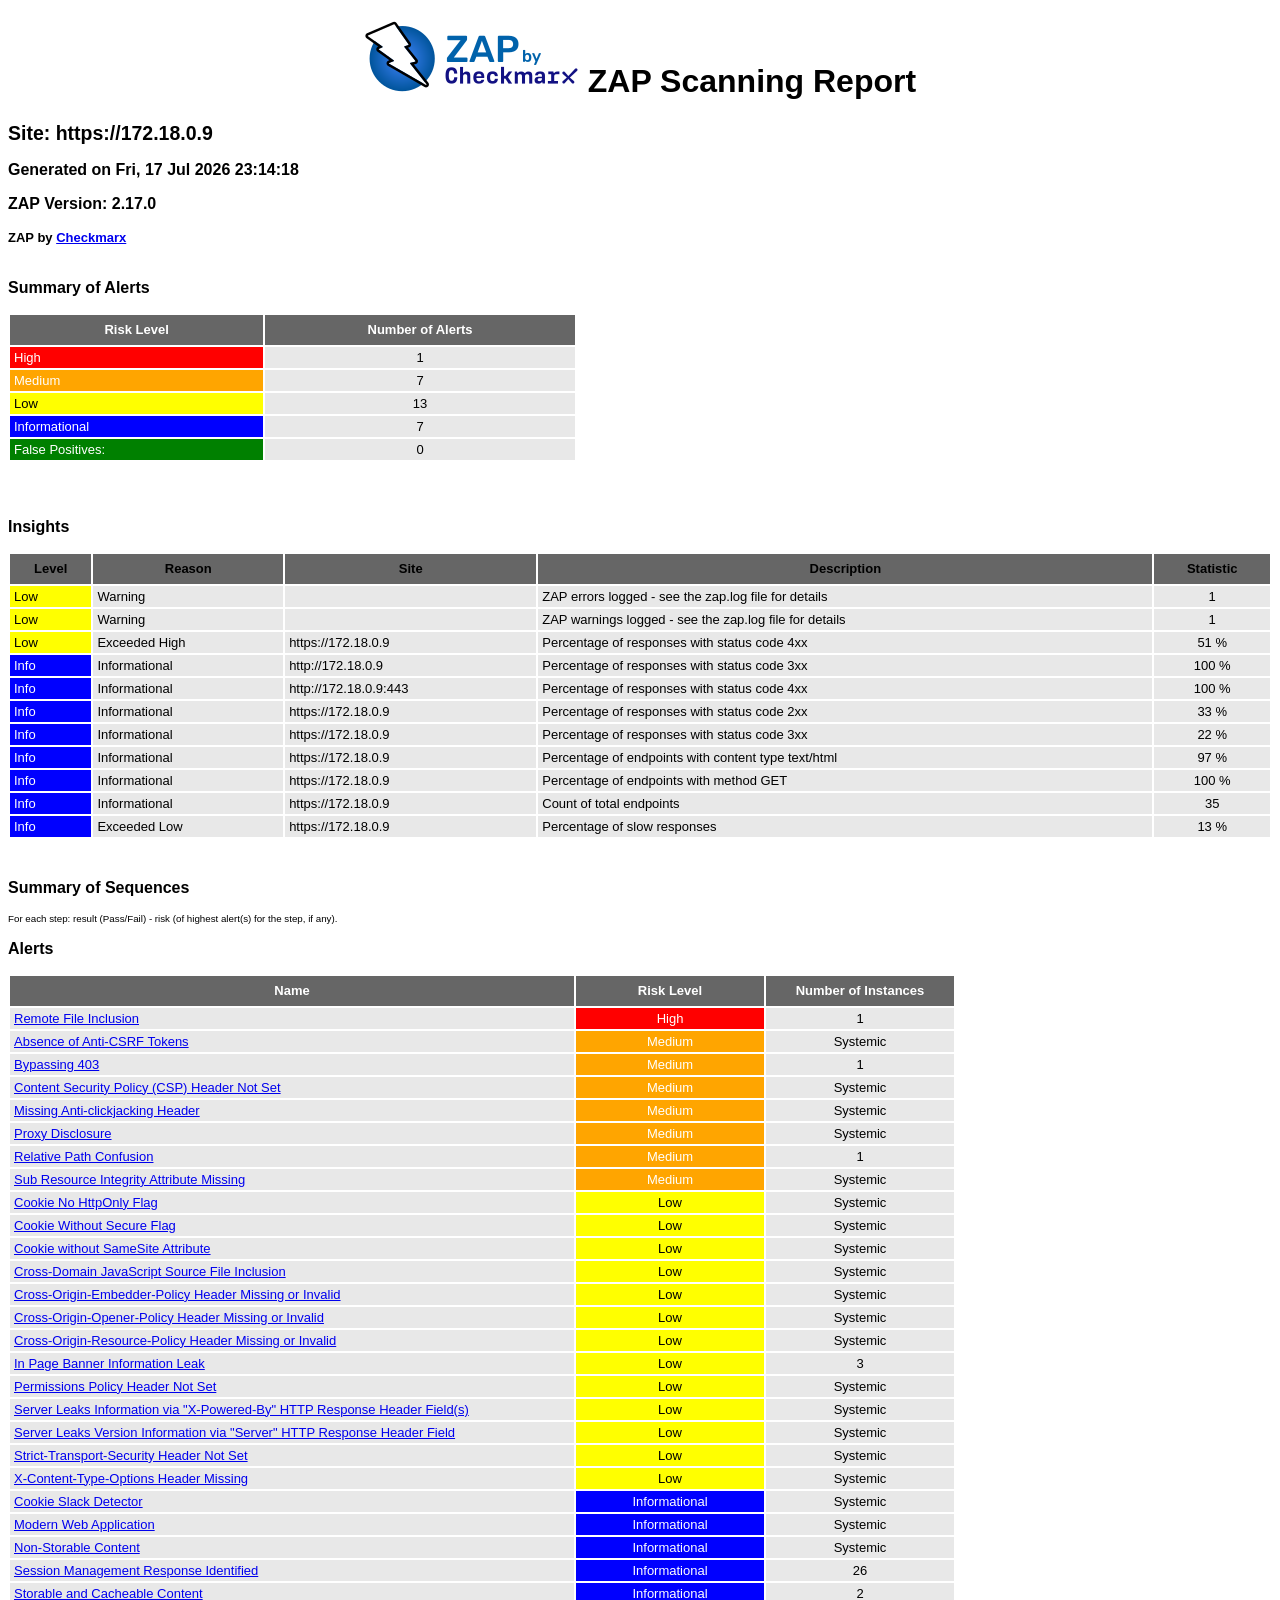
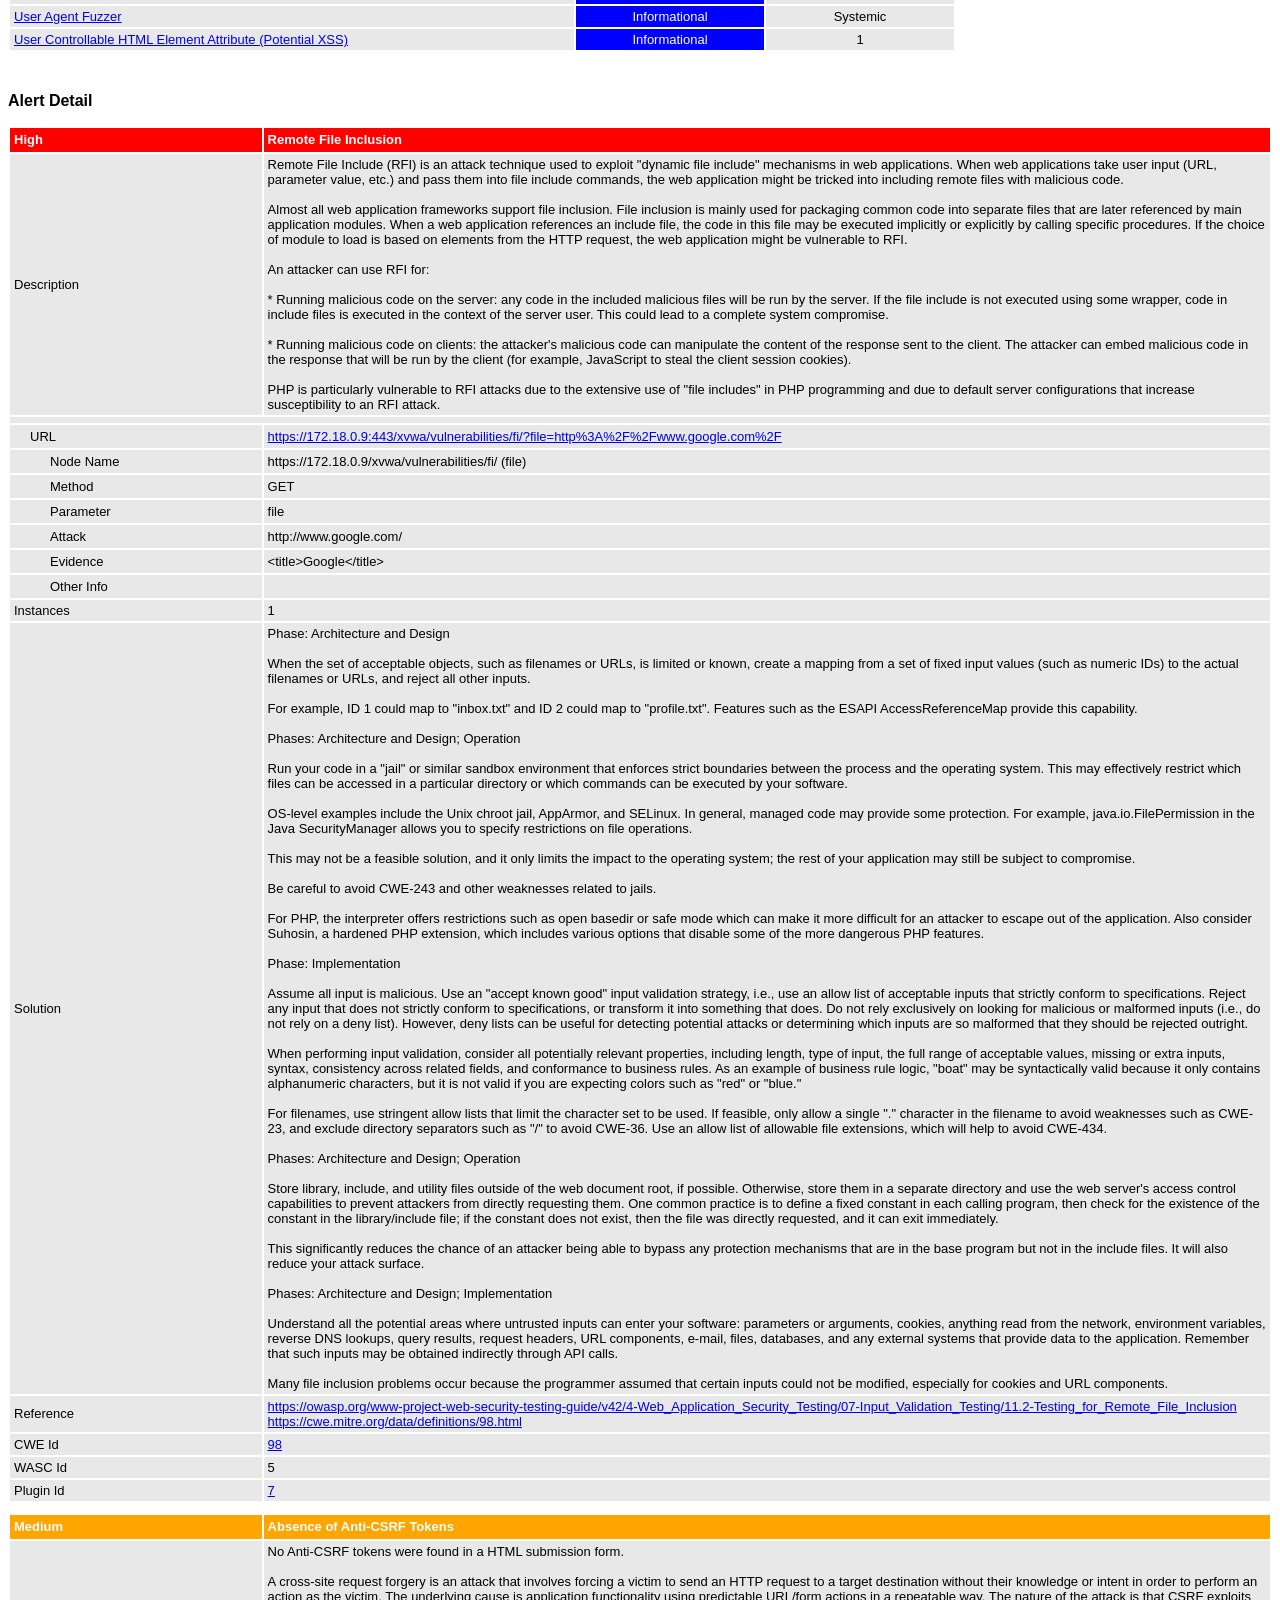
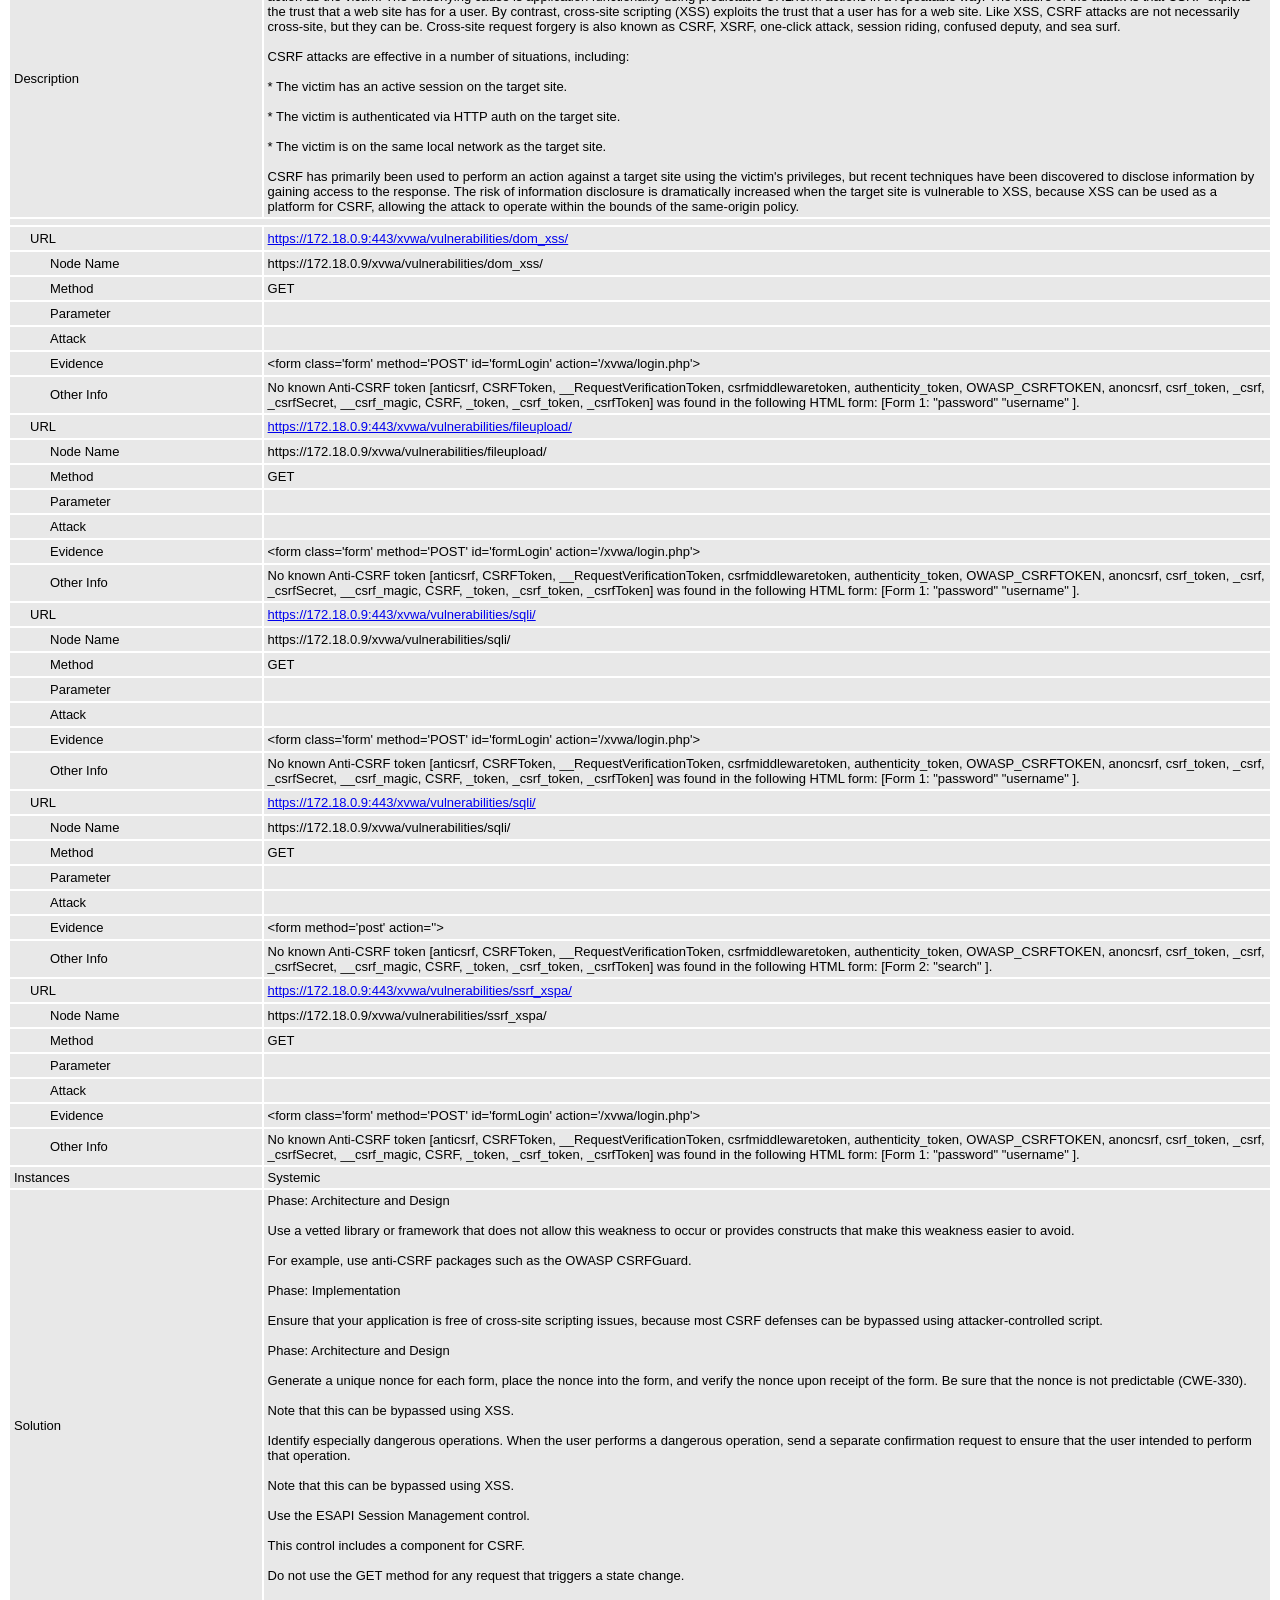
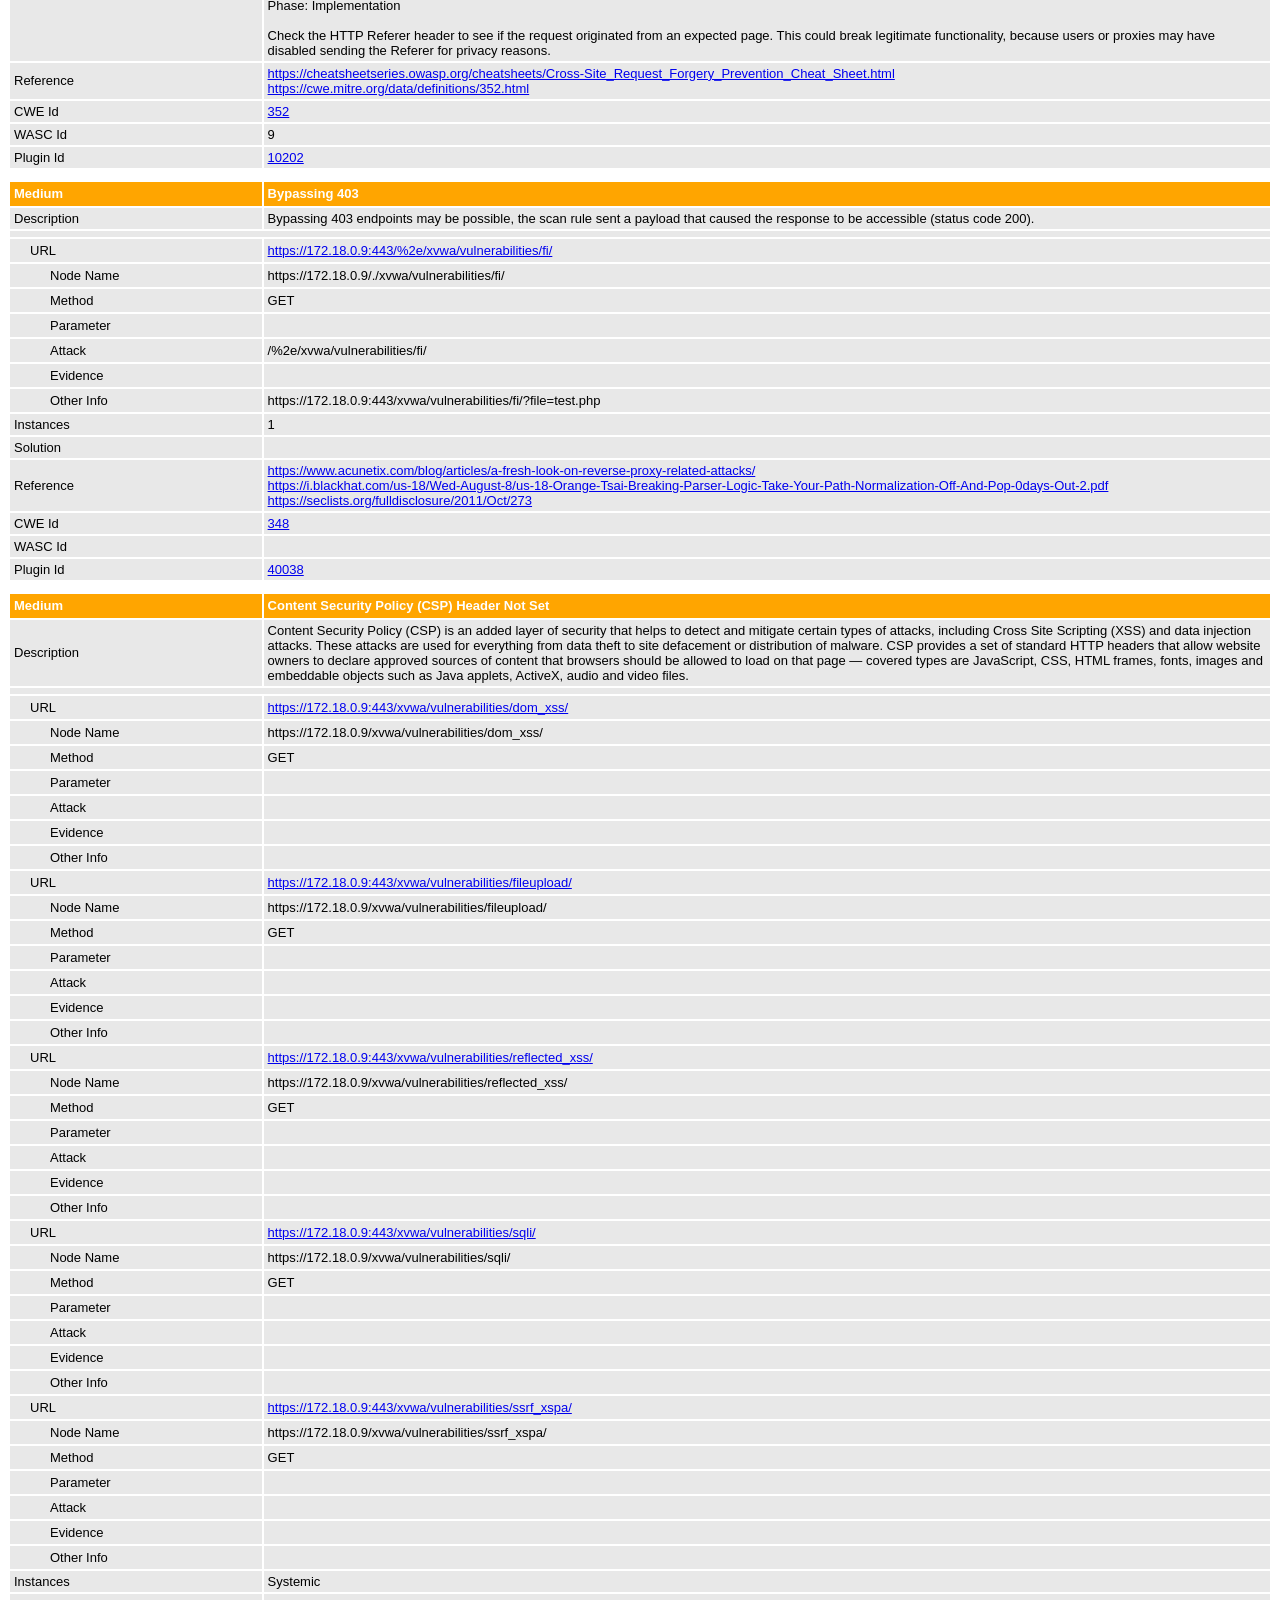
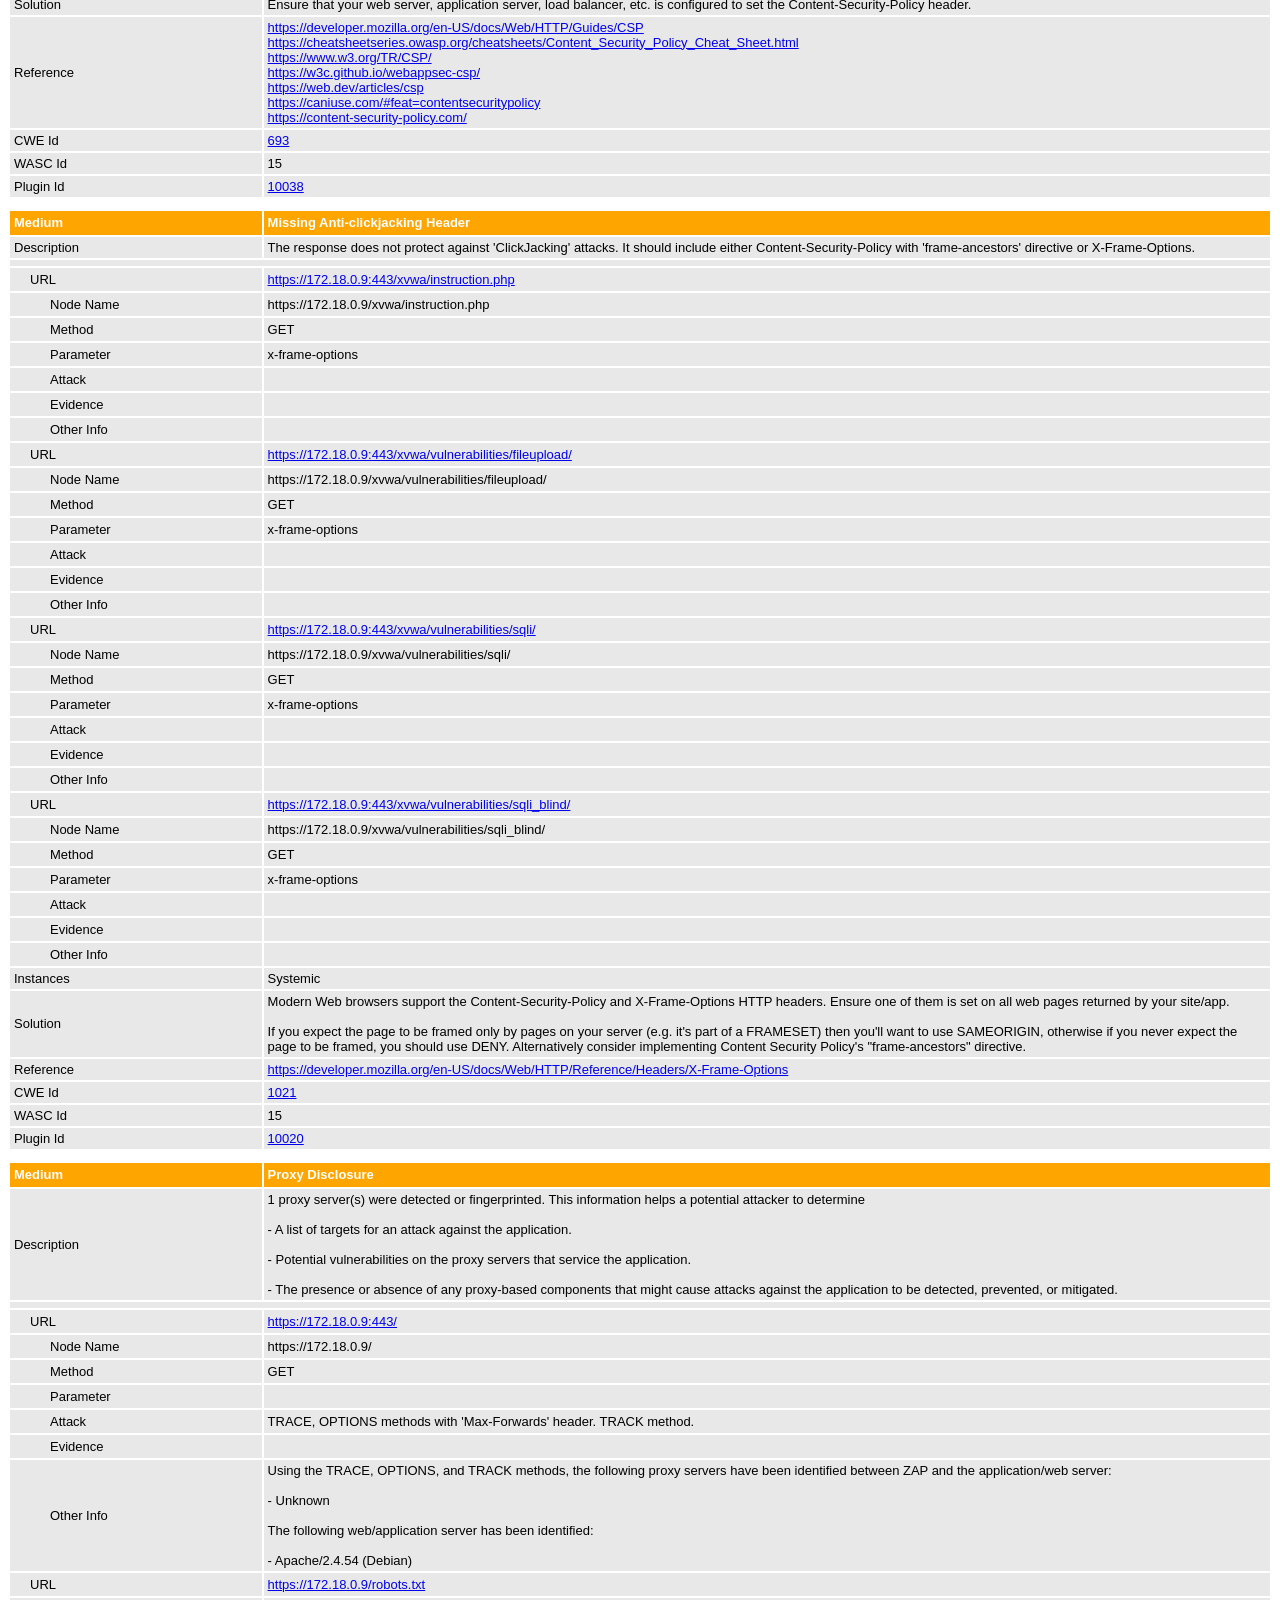
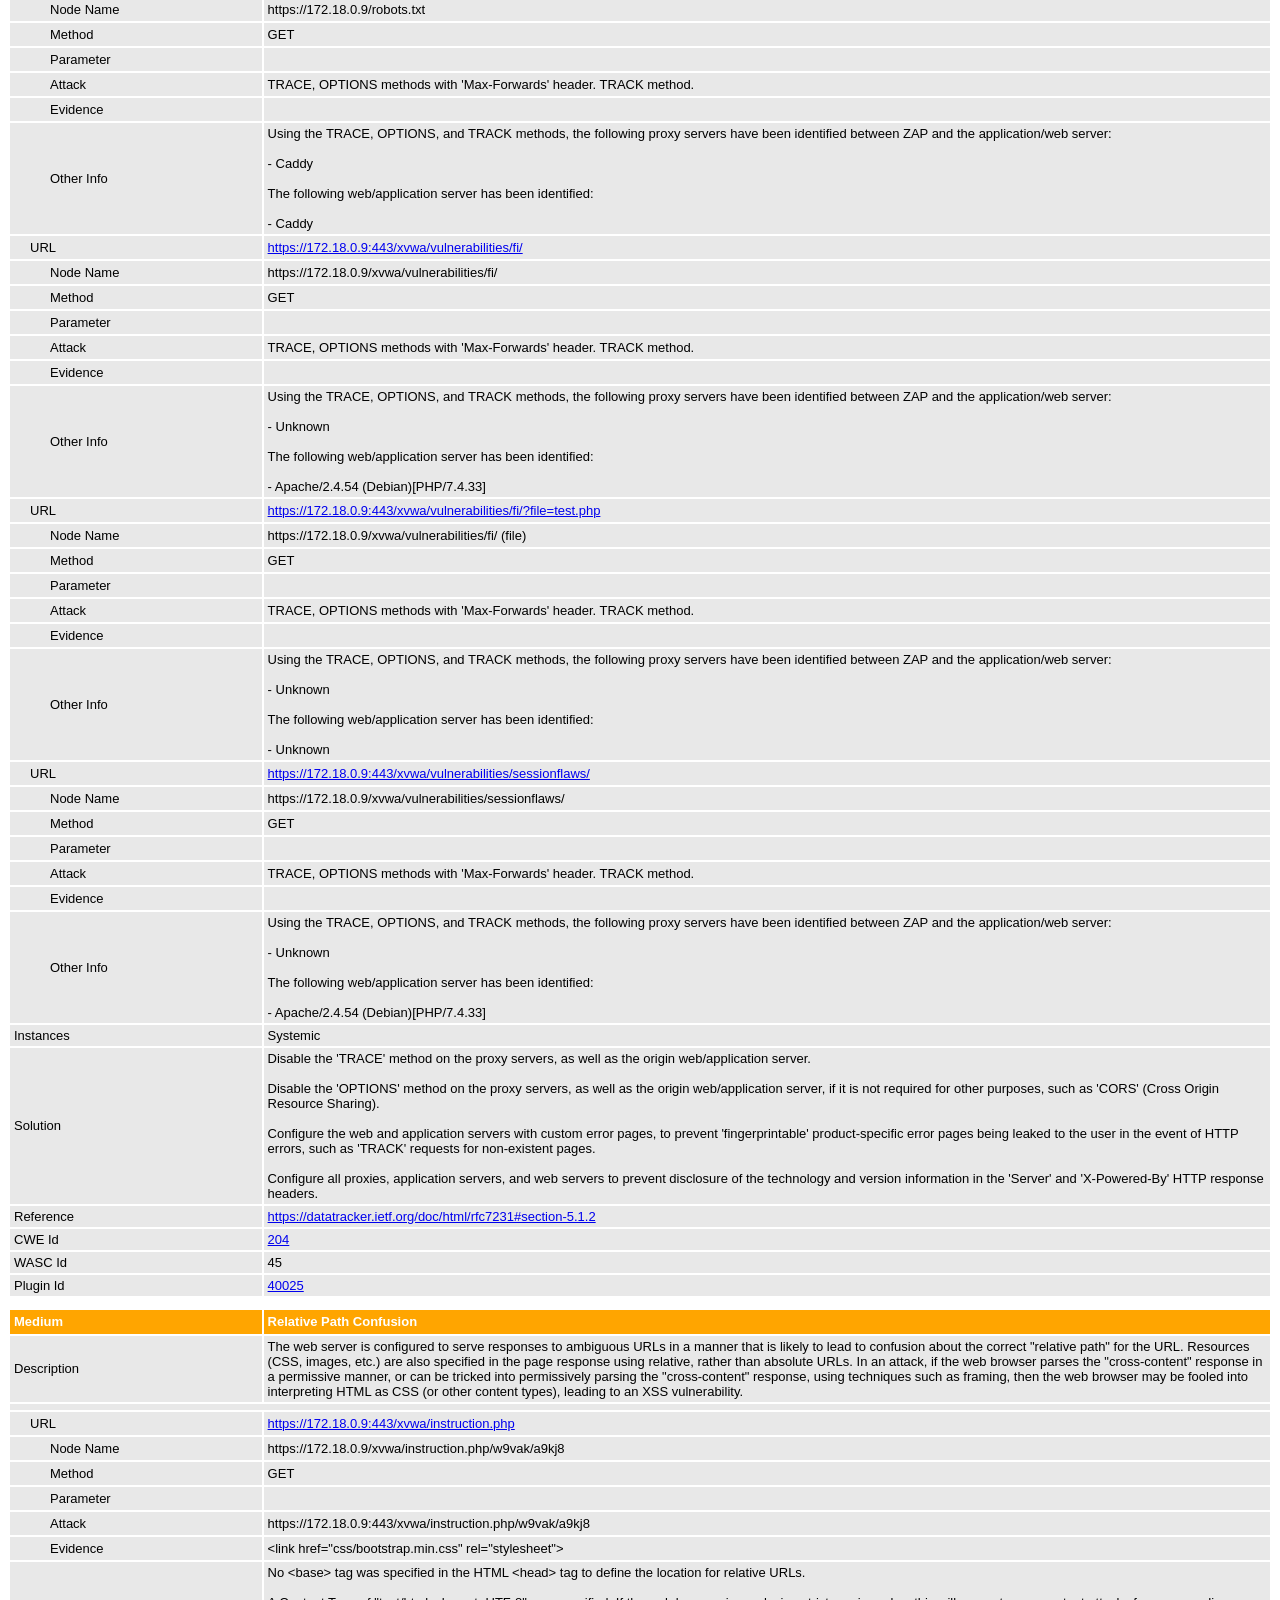
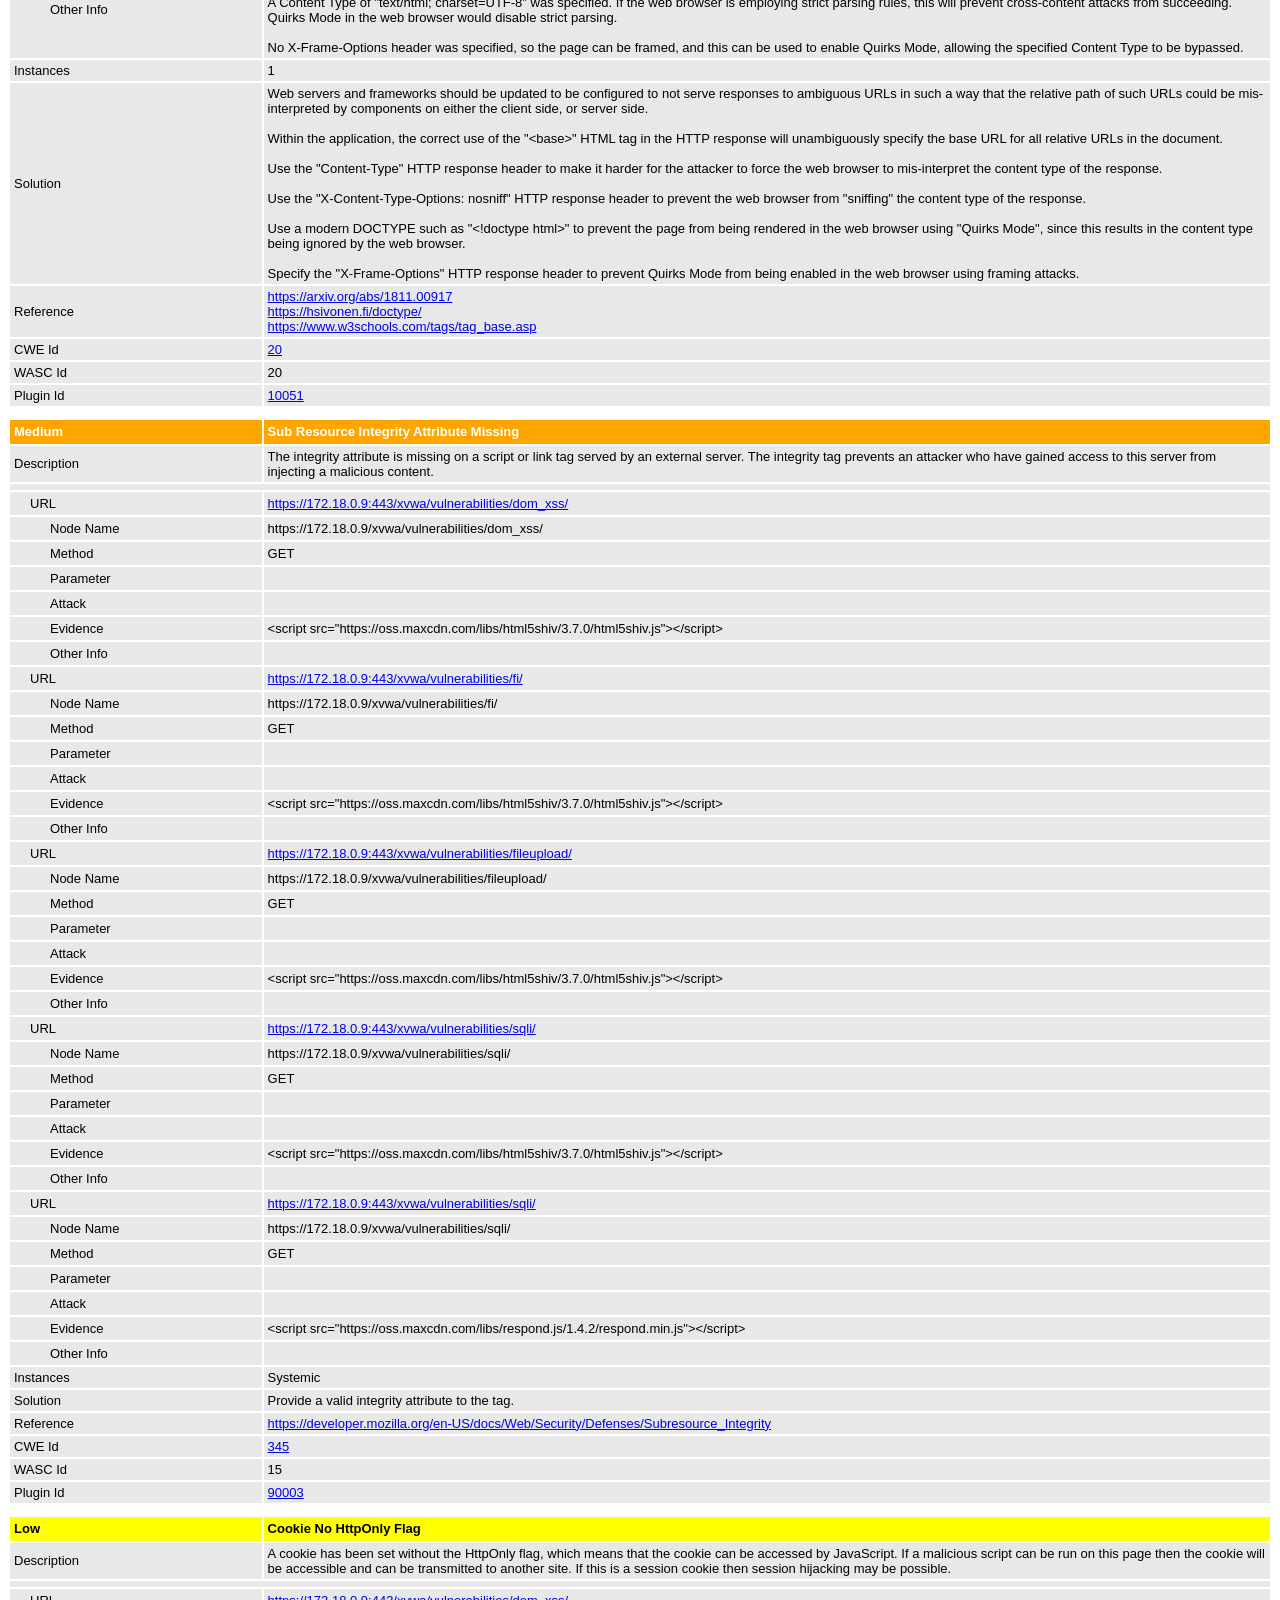
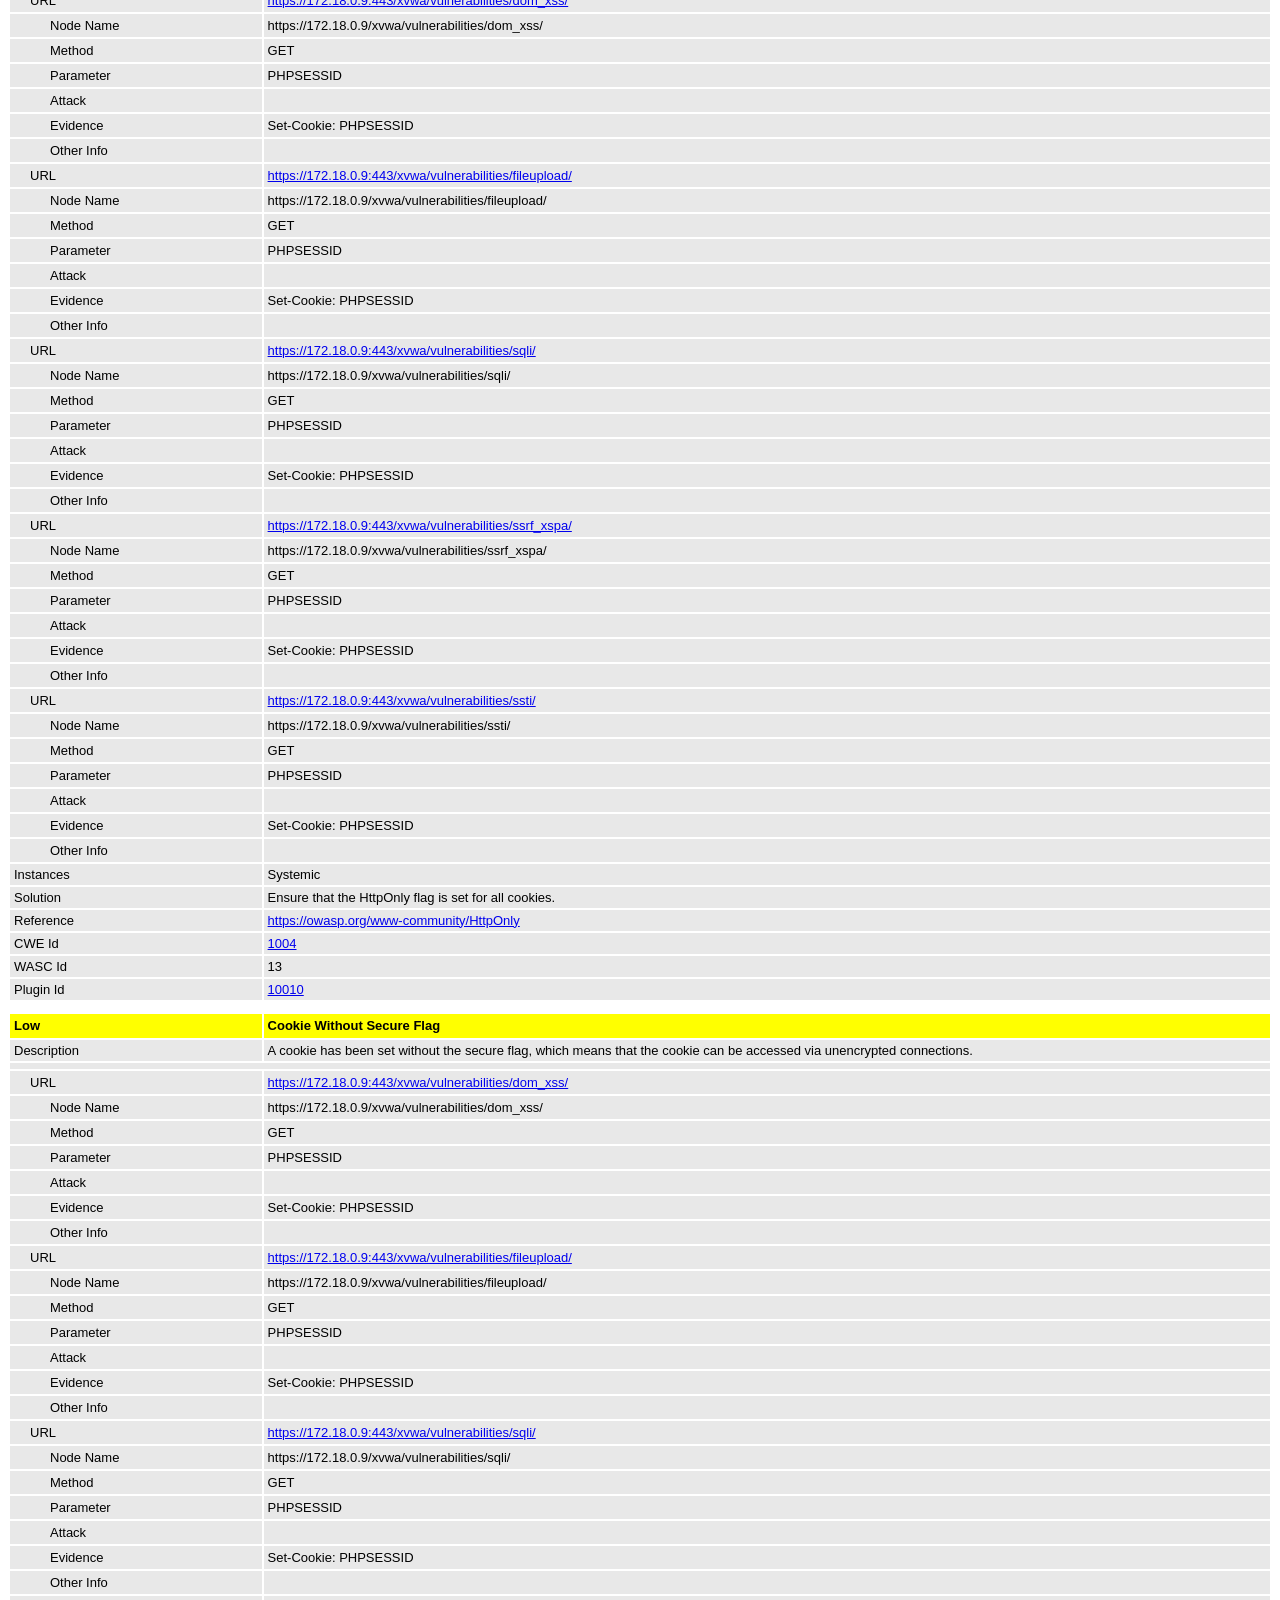
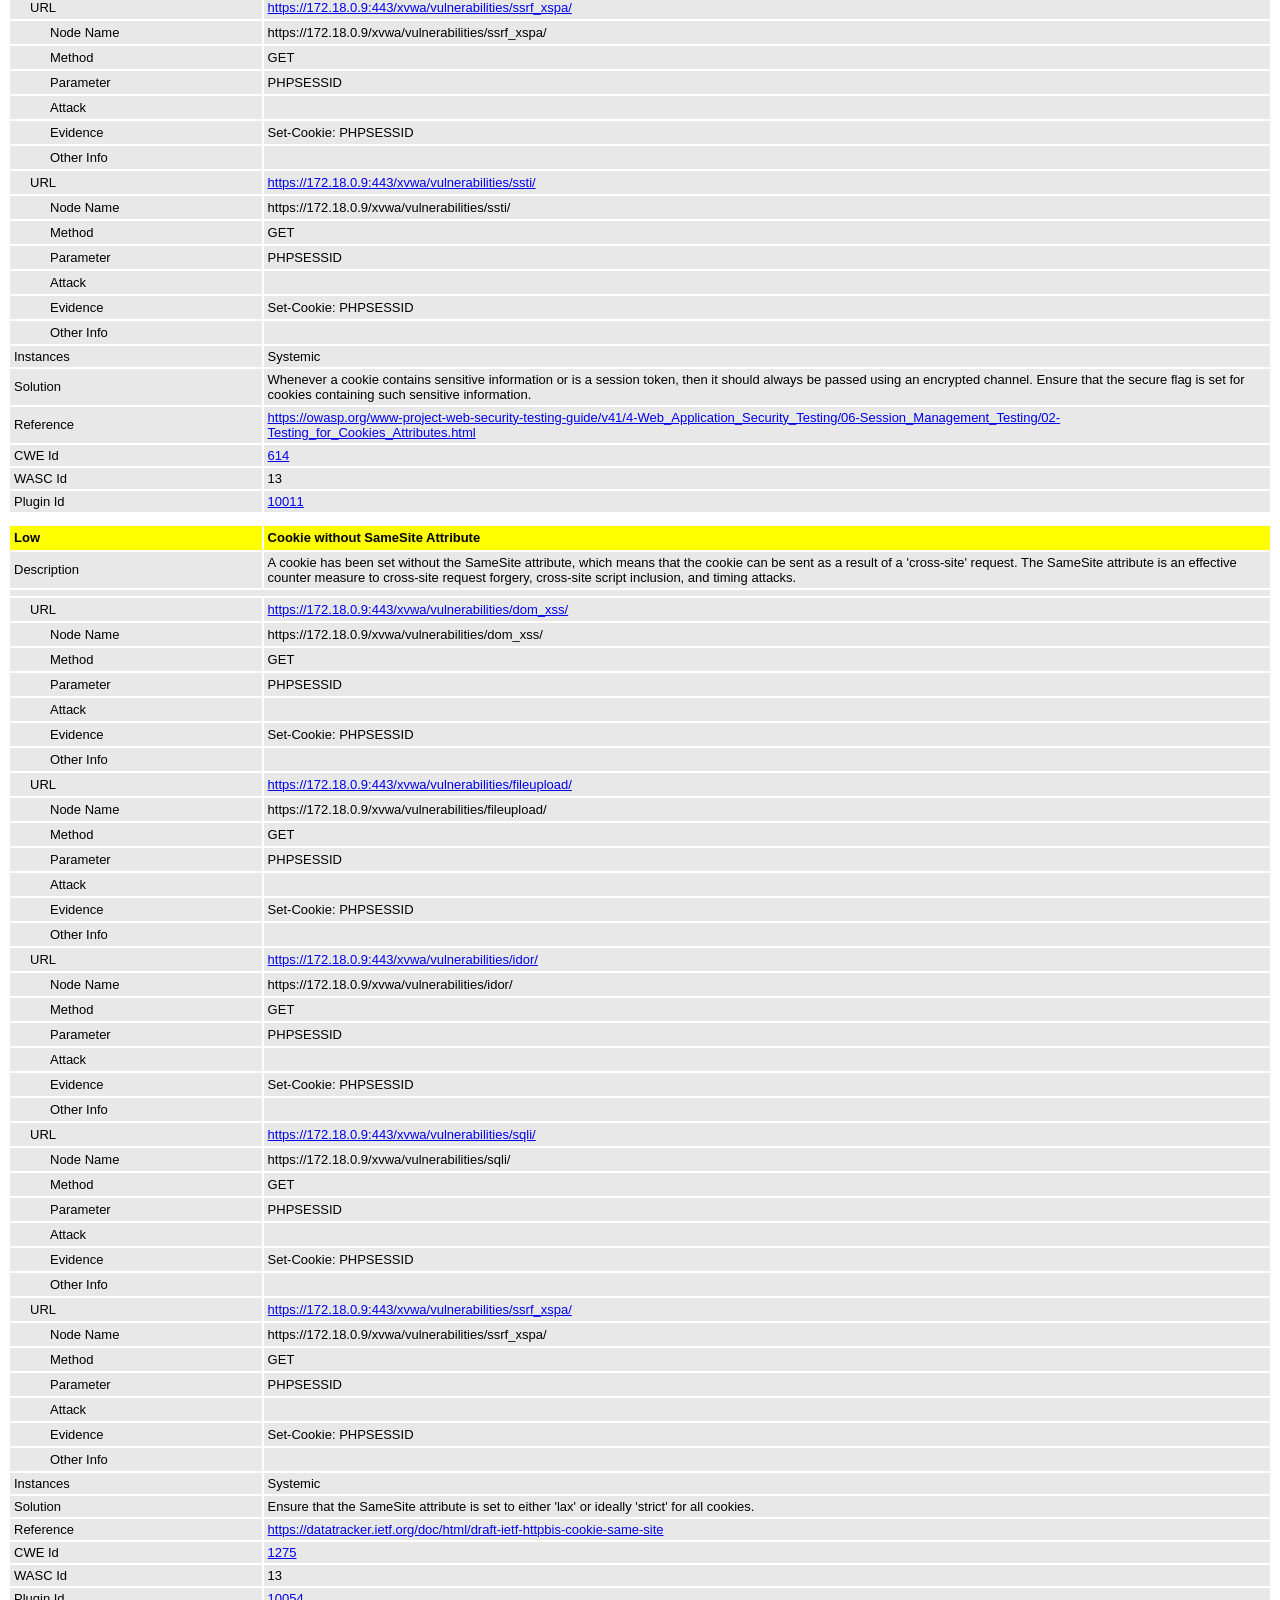
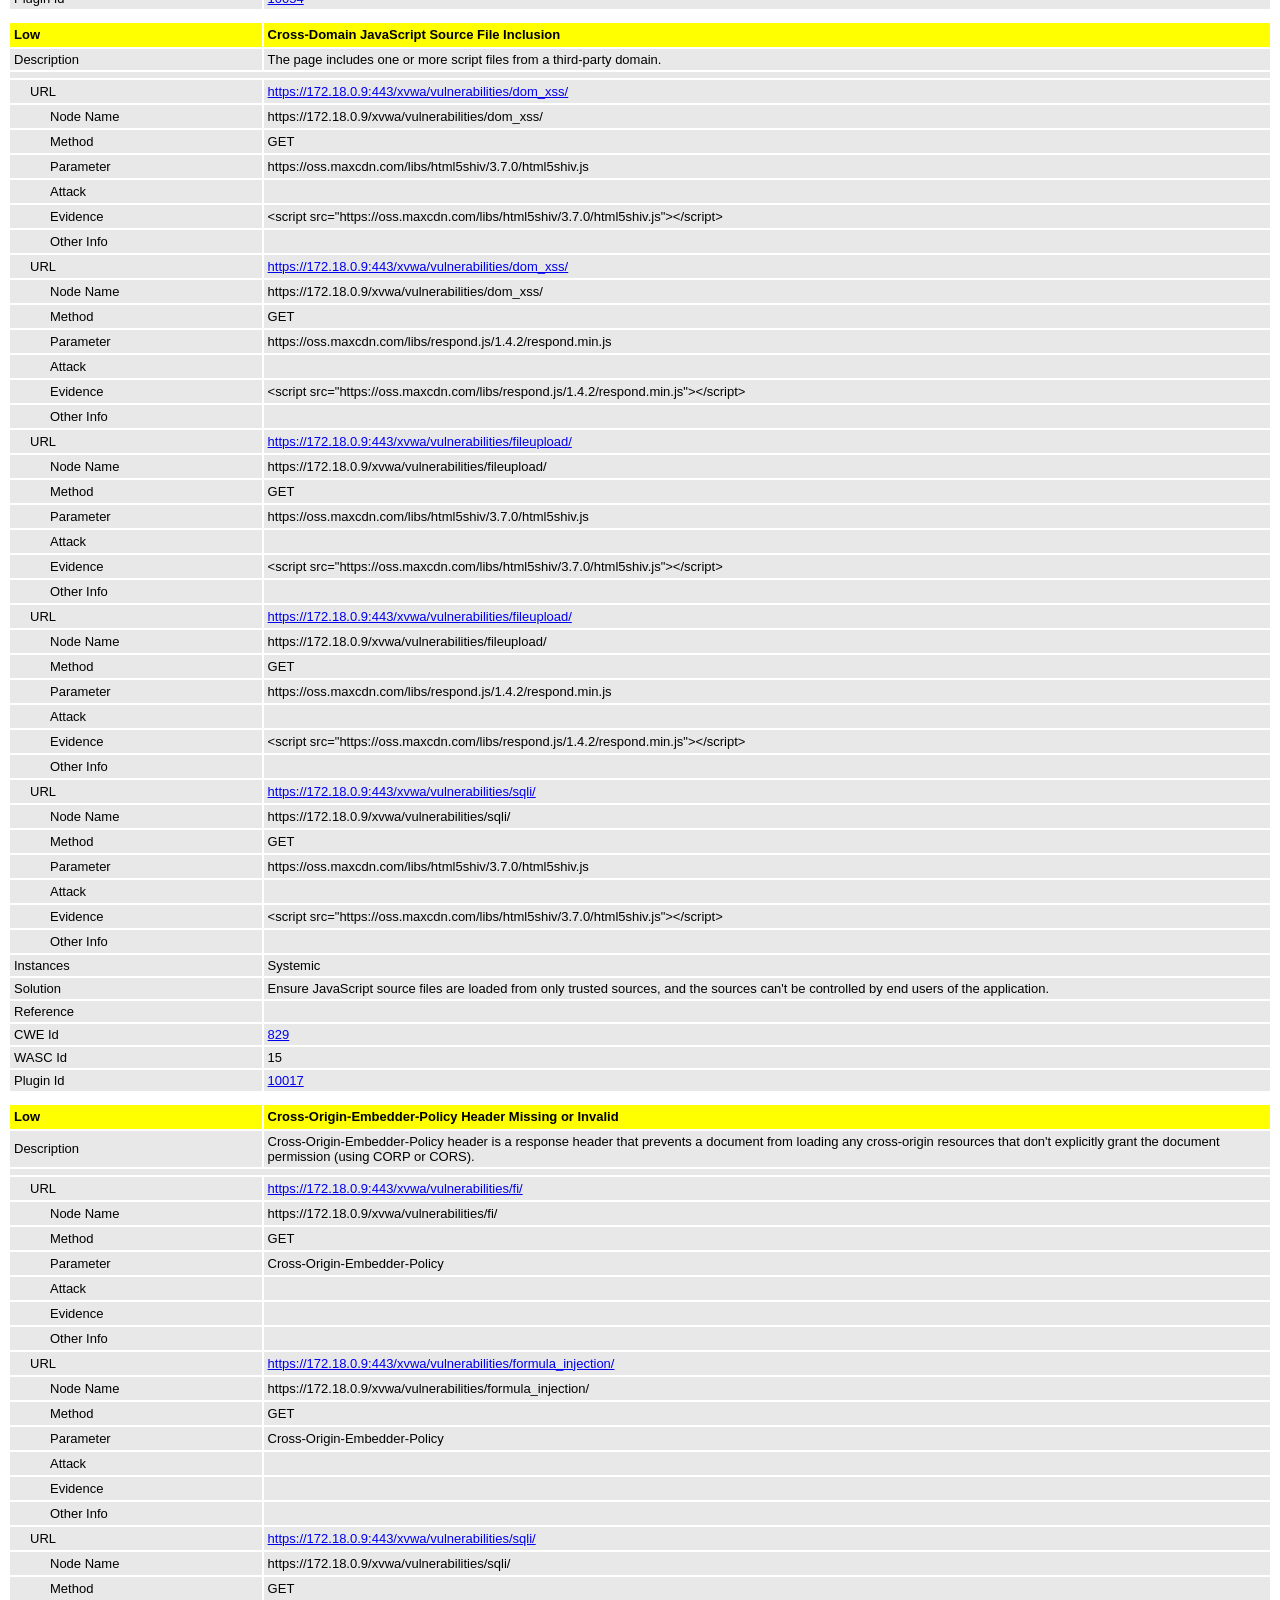
<file: validacao/results/xvwa/coraza/zap/zap_report.html>
<!DOCTYPE html>
<html>
<head>
<META http-equiv="Content-Type" content="text/html; charset=UTF-8" />
<title>ZAP Scanning Report</title>
<style type="text/css">
body {
	font-family: "Helvetica Neue", Helvetica, Arial, sans-serif;
	color: #000;
	font-size: 13px;
}

h1 {
	text-align: center;
	font-weight: bold;
	font-size: 32px
}

h3 {
	font-size: 16px;
}

table {
	border: none;
	font-size: 13px;
}

td, th {
	padding: 3px 4px;
	word-break: break-word;
}

th {
	font-weight: bold;
	background-color: #666666;
}

td {
	background-color: #e8e8e8;
}

.spacer {
	margin: 10px;
}

.spacer-lg {
	margin: 40px;
}

.indent1 {
	padding: 4px 20px;
}

.indent2 {
	padding: 4px 40px;
}

.risk-3 {
	background-color: red;
	color: #FFF;
}

.risk-2 {
	background-color: orange;
	color: #FFF;
}

.risk-1 {
	background-color: yellow;
	color: #000;
}

.risk-0 {
	background-color: blue;
	color: #FFF;
}

.risk--1 {
	background-color: green;
	color: #FFF;
}

.summary {
	width: 45%;
}

.summary th {
	color: #FFF;
}

.summary100 {
	width: 100%;
}

.summary80 {
	width: 80%;
}

.tdconstrainer {
	width: 9.1%;
	padding: 0
}

.alerts {
	width: 75%;
}

.alerts th {
	color: #FFF;
}

.results {
	width: 100%;
}

.results th {
	text-align: left;
}

.left-header {
	display: inline-block;
}

.pass {
	background: green;
	color: white
}

.pass::before {
	content: '\2714';
	color: white
}

.fail {
	background: red;
	color: white
}

.fail::before {
	content: '\2716';
	color: white
}

.alert-3b::before {
	content: '\2691';
	color: red
}

.alert-2b::before {
	content: '\2691 ';
	color: orange
}

.alert-1b::before {
	content: '\2691';
	color: yellow
}

.alert-0b::before {
	content: '\2691';
	color: blue
}

.alert-3a::after {
	content: '\2691';
	color: red
}

.alert-2a::after {
	content: '\2691 ';
	color: orange
}

.alert-1a::after {
	content: '\2691';
	color: yellow
}

.alert-0a::after {
	content: '\2691';
	color: blue
}

.lm2 {
	margin-left: 2em;
}

.smallnote {
	font-size: 0.75em
}

.alwayswhite {
	color: white
}

.script-diagnostic-screenshot {
	display: block;
	max-width: 100%;
	height: auto;
}
</style>
</head>
<body>
	<h1>
		<!-- The ZAP by Checkmark Logo -->
		<img
			src="[data-uri]"
			alt="" />
		ZAP Scanning Report
	</h1>
	<p />
	

	<h2>
		
		Site: https://172.18.0.9
		
	</h2>

	<h3>
		Generated on Fri, 17 Jul 2026 23:14:18
	</h3>

	<h3>
		ZAP Version: 2.17.0
	</h3>

	<h4>
		ZAP by <a href="https://checkmarx.com/">Checkmarx</a>
	</h4>

	
		<h3 class="left-header">Summary of Alerts</h3>
		<table class="summary">
			<tr>
				<th width="45%"
					height="24">Risk Level</th>
				<th width="55%"
					align="center">Number of Alerts</th>
			</tr>
			<tr>
				<td class="risk-3">
					<div>High</div>
				</td>
				<td align="center">
					<div>1</div>
				</td>
			</tr>
			<tr>
				<td class="risk-2">
					<div>Medium</div>
				</td>
				<td align="center">
					<div>7</div>
				</td>
			</tr>
			<tr>
				<td class="risk-1">
					<div>Low</div>
				</td>
				<td align="center">
					<div>13</div>
				</td>
			</tr>
			<tr>
				<td class="risk-0">
					<div>Informational</div>
				</td>
				<td align="center">
					<div>7</div>
				</td>
			</tr>
			<tr>
				<td class="risk--1">
					<div>				False Positives:</div>
				</td>
				<td align="center">
					<div>0</div>
				</td>
			</tr>
		</table>
		<div class="spacer-lg"></div>
	
	
	
		<h3 class="left-header">Insights</h3>
		
		<table class="summary100">
			<tr>
				<th height="24">Level</th>
				<th>Reason</th>
				<th>Site</th>
				<th>Description</th>
				<th>Statistic</th>
			</tr>
			
				<tr>
				<td class="risk-1">
					<div>Low</div>
				</td>
				<td>
					<div>Warning</div>
				</td>
				<td>
					<div></div>
				</td>
				<td>
					<div>ZAP errors logged - see the zap.log file for details</div>
				</td>
				<td align="center">
					<div>1   </div>
				</td>
				</tr>
			
				<tr>
				<td class="risk-1">
					<div>Low</div>
				</td>
				<td>
					<div>Warning</div>
				</td>
				<td>
					<div></div>
				</td>
				<td>
					<div>ZAP warnings logged - see the zap.log file for details</div>
				</td>
				<td align="center">
					<div>1   </div>
				</td>
				</tr>
			
				<tr>
				<td class="risk-1">
					<div>Low</div>
				</td>
				<td>
					<div>Exceeded High</div>
				</td>
				<td>
					<div>https://172.18.0.9</div>
				</td>
				<td>
					<div>Percentage of responses with status code 4xx</div>
				</td>
				<td align="center">
					<div>51 %</div>
				</td>
				</tr>
			
				<tr>
				<td class="risk-0">
					<div>Info</div>
				</td>
				<td>
					<div>Informational</div>
				</td>
				<td>
					<div>http://172.18.0.9</div>
				</td>
				<td>
					<div>Percentage of responses with status code 3xx</div>
				</td>
				<td align="center">
					<div>100 %</div>
				</td>
				</tr>
			
				<tr>
				<td class="risk-0">
					<div>Info</div>
				</td>
				<td>
					<div>Informational</div>
				</td>
				<td>
					<div>http://172.18.0.9:443</div>
				</td>
				<td>
					<div>Percentage of responses with status code 4xx</div>
				</td>
				<td align="center">
					<div>100 %</div>
				</td>
				</tr>
			
				<tr>
				<td class="risk-0">
					<div>Info</div>
				</td>
				<td>
					<div>Informational</div>
				</td>
				<td>
					<div>https://172.18.0.9</div>
				</td>
				<td>
					<div>Percentage of responses with status code 2xx</div>
				</td>
				<td align="center">
					<div>33 %</div>
				</td>
				</tr>
			
				<tr>
				<td class="risk-0">
					<div>Info</div>
				</td>
				<td>
					<div>Informational</div>
				</td>
				<td>
					<div>https://172.18.0.9</div>
				</td>
				<td>
					<div>Percentage of responses with status code 3xx</div>
				</td>
				<td align="center">
					<div>22 %</div>
				</td>
				</tr>
			
				<tr>
				<td class="risk-0">
					<div>Info</div>
				</td>
				<td>
					<div>Informational</div>
				</td>
				<td>
					<div>https://172.18.0.9</div>
				</td>
				<td>
					<div>Percentage of endpoints with content type text/html</div>
				</td>
				<td align="center">
					<div>97 %</div>
				</td>
				</tr>
			
				<tr>
				<td class="risk-0">
					<div>Info</div>
				</td>
				<td>
					<div>Informational</div>
				</td>
				<td>
					<div>https://172.18.0.9</div>
				</td>
				<td>
					<div>Percentage of endpoints with method GET</div>
				</td>
				<td align="center">
					<div>100 %</div>
				</td>
				</tr>
			
				<tr>
				<td class="risk-0">
					<div>Info</div>
				</td>
				<td>
					<div>Informational</div>
				</td>
				<td>
					<div>https://172.18.0.9</div>
				</td>
				<td>
					<div>Count of total endpoints</div>
				</td>
				<td align="center">
					<div>35   </div>
				</td>
				</tr>
			
				<tr>
				<td class="risk-0">
					<div>Info</div>
				</td>
				<td>
					<div>Exceeded Low</div>
				</td>
				<td>
					<div>https://172.18.0.9</div>
				</td>
				<td>
					<div>Percentage of slow responses</div>
				</td>
				<td align="center">
					<div>13 %</div>
				</td>
				</tr>
			
		</table>
		<div class="spacer-lg"></div>
	

	

	
		
			<h3>Summary of Sequences</h3>
			<p class="smallnote">For each step: result (Pass/Fail) - risk (of highest alert(s) for the step, if any).</p>

			
				</table>
			
		
	</th:block>

	
		<h3>Alerts</h3>
		<table class="alerts">
			<tr>
				<th width="60%" height="24">Name</th>
				<th width="20%"
					align="center">Risk Level</th>
				<th width="20%"
					align="center">Number of Instances</th>
			</tr>
			<tr>
				<td><a href="#7">Remote File Inclusion</a></td>
				<td align="center" class="risk-3">High</td>
				
				
				<td align="center">1</td>
				
			</tr>
			<tr>
				<td><a href="#10202">Absence of Anti-CSRF Tokens</a></td>
				<td align="center" class="risk-2">Medium</td>
				
				<td align="center">Systemic</td>
				
				
			</tr>
			<tr>
				<td><a href="#40038">Bypassing 403</a></td>
				<td align="center" class="risk-2">Medium</td>
				
				
				<td align="center">1</td>
				
			</tr>
			<tr>
				<td><a href="#10038">Content Security Policy (CSP) Header Not Set</a></td>
				<td align="center" class="risk-2">Medium</td>
				
				<td align="center">Systemic</td>
				
				
			</tr>
			<tr>
				<td><a href="#10020">Missing Anti-clickjacking Header</a></td>
				<td align="center" class="risk-2">Medium</td>
				
				<td align="center">Systemic</td>
				
				
			</tr>
			<tr>
				<td><a href="#40025">Proxy Disclosure</a></td>
				<td align="center" class="risk-2">Medium</td>
				
				<td align="center">Systemic</td>
				
				
			</tr>
			<tr>
				<td><a href="#10051">Relative Path Confusion</a></td>
				<td align="center" class="risk-2">Medium</td>
				
				
				<td align="center">1</td>
				
			</tr>
			<tr>
				<td><a href="#90003">Sub Resource Integrity Attribute Missing</a></td>
				<td align="center" class="risk-2">Medium</td>
				
				<td align="center">Systemic</td>
				
				
			</tr>
			<tr>
				<td><a href="#10010">Cookie No HttpOnly Flag</a></td>
				<td align="center" class="risk-1">Low</td>
				
				<td align="center">Systemic</td>
				
				
			</tr>
			<tr>
				<td><a href="#10011">Cookie Without Secure Flag</a></td>
				<td align="center" class="risk-1">Low</td>
				
				<td align="center">Systemic</td>
				
				
			</tr>
			<tr>
				<td><a href="#10054">Cookie without SameSite Attribute</a></td>
				<td align="center" class="risk-1">Low</td>
				
				<td align="center">Systemic</td>
				
				
			</tr>
			<tr>
				<td><a href="#10017">Cross-Domain JavaScript Source File Inclusion</a></td>
				<td align="center" class="risk-1">Low</td>
				
				<td align="center">Systemic</td>
				
				
			</tr>
			<tr>
				<td><a href="#90004">Cross-Origin-Embedder-Policy Header Missing or Invalid</a></td>
				<td align="center" class="risk-1">Low</td>
				
				<td align="center">Systemic</td>
				
				
			</tr>
			<tr>
				<td><a href="#90004">Cross-Origin-Opener-Policy Header Missing or Invalid</a></td>
				<td align="center" class="risk-1">Low</td>
				
				<td align="center">Systemic</td>
				
				
			</tr>
			<tr>
				<td><a href="#90004">Cross-Origin-Resource-Policy Header Missing or Invalid</a></td>
				<td align="center" class="risk-1">Low</td>
				
				<td align="center">Systemic</td>
				
				
			</tr>
			<tr>
				<td><a href="#10009">In Page Banner Information Leak</a></td>
				<td align="center" class="risk-1">Low</td>
				
				
				<td align="center">3</td>
				
			</tr>
			<tr>
				<td><a href="#10063">Permissions Policy Header Not Set</a></td>
				<td align="center" class="risk-1">Low</td>
				
				<td align="center">Systemic</td>
				
				
			</tr>
			<tr>
				<td><a href="#10037">Server Leaks Information via &quot;X-Powered-By&quot; HTTP Response Header Field(s)</a></td>
				<td align="center" class="risk-1">Low</td>
				
				<td align="center">Systemic</td>
				
				
			</tr>
			<tr>
				<td><a href="#10036">Server Leaks Version Information via &quot;Server&quot; HTTP Response Header Field</a></td>
				<td align="center" class="risk-1">Low</td>
				
				<td align="center">Systemic</td>
				
				
			</tr>
			<tr>
				<td><a href="#10035">Strict-Transport-Security Header Not Set</a></td>
				<td align="center" class="risk-1">Low</td>
				
				<td align="center">Systemic</td>
				
				
			</tr>
			<tr>
				<td><a href="#10021">X-Content-Type-Options Header Missing</a></td>
				<td align="center" class="risk-1">Low</td>
				
				<td align="center">Systemic</td>
				
				
			</tr>
			<tr>
				<td><a href="#90027">Cookie Slack Detector</a></td>
				<td align="center" class="risk-0">Informational</td>
				
				<td align="center">Systemic</td>
				
				
			</tr>
			<tr>
				<td><a href="#10109">Modern Web Application</a></td>
				<td align="center" class="risk-0">Informational</td>
				
				<td align="center">Systemic</td>
				
				
			</tr>
			<tr>
				<td><a href="#10049">Non-Storable Content</a></td>
				<td align="center" class="risk-0">Informational</td>
				
				<td align="center">Systemic</td>
				
				
			</tr>
			<tr>
				<td><a href="#10112">Session Management Response Identified</a></td>
				<td align="center" class="risk-0">Informational</td>
				
				
				<td align="center">26</td>
				
			</tr>
			<tr>
				<td><a href="#10049">Storable and Cacheable Content</a></td>
				<td align="center" class="risk-0">Informational</td>
				
				
				<td align="center">2</td>
				
			</tr>
			<tr>
				<td><a href="#10104">User Agent Fuzzer</a></td>
				<td align="center" class="risk-0">Informational</td>
				
				<td align="center">Systemic</td>
				
				
			</tr>
			<tr>
				<td><a href="#10031">User Controllable HTML Element Attribute (Potential XSS)</a></td>
				<td align="center" class="risk-0">Informational</td>
				
				
				<td align="center">1</td>
				
			</tr>
		</table>
		<div class="spacer-lg"></div>
	

	
		<h3>Alert Detail</h3>
		
			<table class="results">
				<tr height="24">
					<th width="20%" class="risk-3"><a
						id="7"></a>
						<div>High</div></th>
					<th class="risk-3">Remote File Inclusion</th>
				</tr>
				<tr>
					<td width="20%">Description</td>
					<td width="80%">
							<div>Remote File Include (RFI) is an attack technique used to exploit &quot;dynamic file include&quot; mechanisms in web applications. When web applications take user input (URL, parameter value, etc.) and pass them into file include commands, the web application might be tricked into including remote files with malicious code.</div>
							<br />
						
							<div>Almost all web application frameworks support file inclusion. File inclusion is mainly used for packaging common code into separate files that are later referenced by main application modules. When a web application references an include file, the code in this file may be executed implicitly or explicitly by calling specific procedures. If the choice of module to load is based on elements from the HTTP request, the web application might be vulnerable to RFI.</div>
							<br />
						
							<div>An attacker can use RFI for:</div>
							<br />
						
							<div>    * Running malicious code on the server: any code in the included malicious files will be run by the server. If the file include is not executed using some wrapper, code in include files is executed in the context of the server user. This could lead to a complete system compromise.</div>
							<br />
						
							<div>    * Running malicious code on clients: the attacker&#39;s malicious code can manipulate the content of the response sent to the client. The attacker can embed malicious code in the response that will be run by the client (for example, JavaScript to steal the client session cookies).</div>
							<br />
						
							<div>PHP is particularly vulnerable to RFI attacks due to the extensive use of &quot;file includes&quot; in PHP programming and due to default server configurations that increase susceptibility to an RFI attack.</div>
							
						</td>
				</tr>
				<TR vAlign="top">
					<TD colspan="2"></TD>
				</TR>
				
					<tr>
						<td width="20%"
							class="indent1">URL</td>
						<td width="80%"><a href="https://172.18.0.9:443/xvwa/vulnerabilities/fi/?file=http%3A%2F%2Fwww.google.com%2F">https://172.18.0.9:443/xvwa/vulnerabilities/fi/?file=http%3A%2F%2Fwww.google.com%2F</a></td>
					</tr>
					<tr>
						<td width="20%"
							class="indent2">Node Name</td>
						<td width="80%">https://172.18.0.9/xvwa/vulnerabilities/fi/ (file)</td>
					</tr>
					<tr>
						<td width="20%"
							class="indent2">Method</td>
						<td width="80%">GET</td>
					</tr>
					<tr>
						<td width="20%"
							class="indent2">Parameter</td>
						<td width="80%">file</td>
					</tr>
					<tr>
						<td width="20%"
							class="indent2">Attack</td>
						<td width="80%">http://www.google.com/</td>
					</tr>
					<tr>
						<td width="20%"
							class="indent2">Evidence</td>
						<td width="80%">&lt;title&gt;Google&lt;/title&gt;</td>
					</tr>
					<tr>
						<td width="20%"
							class="indent2">Other Info</td>
						<td width="80%"></td>
					</tr>
				
				<tr>
					<td width="20%">Instances</td>
					
					
					<td width="80%">1</td>
					
				</tr>
				<tr>
					<td width="20%">Solution</td>
					<td width="80%">
							<div>Phase: Architecture and Design</div>
							<br />
						
							<div>When the set of acceptable objects, such as filenames or URLs, is limited or known, create a mapping from a set of fixed input values (such as numeric IDs) to the actual filenames or URLs, and reject all other inputs.</div>
							<br />
						
							<div>For example, ID 1 could map to &quot;inbox.txt&quot; and ID 2 could map to &quot;profile.txt&quot;. Features such as the ESAPI AccessReferenceMap provide this capability.</div>
							<br />
						
							<div>Phases: Architecture and Design; Operation</div>
							<br />
						
							<div>Run your code in a &quot;jail&quot; or similar sandbox environment that enforces strict boundaries between the process and the operating system. This may effectively restrict which files can be accessed in a particular directory or which commands can be executed by your software.</div>
							<br />
						
							<div>OS-level examples include the Unix chroot jail, AppArmor, and SELinux. In general, managed code may provide some protection. For example, java.io.FilePermission in the Java SecurityManager allows you to specify restrictions on file operations.</div>
							<br />
						
							<div>This may not be a feasible solution, and it only limits the impact to the operating system; the rest of your application may still be subject to compromise.</div>
							<br />
						
							<div>Be careful to avoid CWE-243 and other weaknesses related to jails.</div>
							<br />
						
							<div>For PHP, the interpreter offers restrictions such as open basedir or safe mode which can make it more difficult for an attacker to escape out of the application. Also consider Suhosin, a hardened PHP extension, which includes various options that disable some of the more dangerous PHP features.</div>
							<br />
						
							<div>Phase: Implementation</div>
							<br />
						
							<div>Assume all input is malicious. Use an &quot;accept known good&quot; input validation strategy, i.e., use an allow list of acceptable inputs that strictly conform to specifications. Reject any input that does not strictly conform to specifications, or transform it into something that does. Do not rely exclusively on looking for malicious or malformed inputs (i.e., do not rely on a deny list). However, deny lists can be useful for detecting potential attacks or determining which inputs are so malformed that they should be rejected outright.</div>
							<br />
						
							<div>When performing input validation, consider all potentially relevant properties, including length, type of input, the full range of acceptable values, missing or extra inputs, syntax, consistency across related fields, and conformance to business rules. As an example of business rule logic, &quot;boat&quot; may be syntactically valid because it only contains alphanumeric characters, but it is not valid if you are expecting colors such as &quot;red&quot; or &quot;blue.&quot;</div>
							<br />
						
							<div>For filenames, use stringent allow lists that limit the character set to be used. If feasible, only allow a single &quot;.&quot; character in the filename to avoid weaknesses such as CWE-23, and exclude directory separators such as &quot;/&quot; to avoid CWE-36. Use an allow list of allowable file extensions, which will help to avoid CWE-434.</div>
							<br />
						
							<div>Phases: Architecture and Design; Operation</div>
							<br />
						
							<div>Store library, include, and utility files outside of the web document root, if possible. Otherwise, store them in a separate directory and use the web server&#39;s access control capabilities to prevent attackers from directly requesting them. One common practice is to define a fixed constant in each calling program, then check for the existence of the constant in the library/include file; if the constant does not exist, then the file was directly requested, and it can exit immediately.</div>
							<br />
						
							<div>This significantly reduces the chance of an attacker being able to bypass any protection mechanisms that are in the base program but not in the include files. It will also reduce your attack surface.</div>
							<br />
						
							<div>Phases: Architecture and Design; Implementation</div>
							<br />
						
							<div>Understand all the potential areas where untrusted inputs can enter your software: parameters or arguments, cookies, anything read from the network, environment variables, reverse DNS lookups, query results, request headers, URL components, e-mail, files, databases, and any external systems that provide data to the application. Remember that such inputs may be obtained indirectly through API calls.</div>
							<br />
						
							<div>Many file inclusion problems occur because the programmer assumed that certain inputs could not be modified, especially for cookies and URL components.</div>
							
						</td>
				</tr>
				<tr>
					<td width="20%">Reference</td>
					<td width="80%">
							<a href="https://owasp.org/www-project-web-security-testing-guide/v42/4-Web_Application_Security_Testing/07-Input_Validation_Testing/11.2-Testing_for_Remote_File_Inclusion">https://owasp.org/www-project-web-security-testing-guide/v42/4-Web_Application_Security_Testing/07-Input_Validation_Testing/11.2-Testing_for_Remote_File_Inclusion</a>
							<br />
						
							<a href="https://cwe.mitre.org/data/definitions/98.html">https://cwe.mitre.org/data/definitions/98.html</a>
							
						</td>
				</tr>
				<tr>
					<td width="20%">CWE Id</td>
					<td width="80%"><a
						href="https://cwe.mitre.org/data/definitions/98.html">98</a></td>
				</tr>
				<tr>
					<td width="20%">WASC Id</td>
					<td width="80%">5</td>
				</tr>
				<tr>
					<td width="20%">Plugin Id</td>
					<td width="80%"><a
						href="https://www.zaproxy.org/docs/alerts/7/">7</a></td>
				</tr>
			</table>
			<div class="spacer"></div>
		
			<table class="results">
				<tr height="24">
					<th width="20%" class="risk-2"><a
						id="10202"></a>
						<div>Medium</div></th>
					<th class="risk-2">Absence of Anti-CSRF Tokens</th>
				</tr>
				<tr>
					<td width="20%">Description</td>
					<td width="80%">
							<div>No Anti-CSRF tokens were found in a HTML submission form.</div>
							<br />
						
							<div>A cross-site request forgery is an attack that involves forcing a victim to send an HTTP request to a target destination without their knowledge or intent in order to perform an action as the victim. The underlying cause is application functionality using predictable URL/form actions in a repeatable way. The nature of the attack is that CSRF exploits the trust that a web site has for a user. By contrast, cross-site scripting (XSS) exploits the trust that a user has for a web site. Like XSS, CSRF attacks are not necessarily cross-site, but they can be. Cross-site request forgery is also known as CSRF, XSRF, one-click attack, session riding, confused deputy, and sea surf.</div>
							<br />
						
							<div>CSRF attacks are effective in a number of situations, including:</div>
							<br />
						
							<div>    * The victim has an active session on the target site.</div>
							<br />
						
							<div>    * The victim is authenticated via HTTP auth on the target site.</div>
							<br />
						
							<div>    * The victim is on the same local network as the target site.</div>
							<br />
						
							<div>CSRF has primarily been used to perform an action against a target site using the victim&#39;s privileges, but recent techniques have been discovered to disclose information by gaining access to the response. The risk of information disclosure is dramatically increased when the target site is vulnerable to XSS, because XSS can be used as a platform for CSRF, allowing the attack to operate within the bounds of the same-origin policy.</div>
							
						</td>
				</tr>
				<TR vAlign="top">
					<TD colspan="2"></TD>
				</TR>
				
					<tr>
						<td width="20%"
							class="indent1">URL</td>
						<td width="80%"><a href="https://172.18.0.9:443/xvwa/vulnerabilities/dom_xss/">https://172.18.0.9:443/xvwa/vulnerabilities/dom_xss/</a></td>
					</tr>
					<tr>
						<td width="20%"
							class="indent2">Node Name</td>
						<td width="80%">https://172.18.0.9/xvwa/vulnerabilities/dom_xss/</td>
					</tr>
					<tr>
						<td width="20%"
							class="indent2">Method</td>
						<td width="80%">GET</td>
					</tr>
					<tr>
						<td width="20%"
							class="indent2">Parameter</td>
						<td width="80%"></td>
					</tr>
					<tr>
						<td width="20%"
							class="indent2">Attack</td>
						<td width="80%"></td>
					</tr>
					<tr>
						<td width="20%"
							class="indent2">Evidence</td>
						<td width="80%">&lt;form class=&#39;form&#39; method=&#39;POST&#39; id=&#39;formLogin&#39; action=&#39;/xvwa/login.php&#39;&gt;</td>
					</tr>
					<tr>
						<td width="20%"
							class="indent2">Other Info</td>
						<td width="80%">
							<div>No known Anti-CSRF token [anticsrf, CSRFToken, __RequestVerificationToken, csrfmiddlewaretoken, authenticity_token, OWASP_CSRFTOKEN, anoncsrf, csrf_token, _csrf, _csrfSecret, __csrf_magic, CSRF, _token, _csrf_token, _csrfToken] was found in the following HTML form: [Form 1: &quot;password&quot; &quot;username&quot; ].</div>
							
						</td>
					</tr>
				
					<tr>
						<td width="20%"
							class="indent1">URL</td>
						<td width="80%"><a href="https://172.18.0.9:443/xvwa/vulnerabilities/fileupload/">https://172.18.0.9:443/xvwa/vulnerabilities/fileupload/</a></td>
					</tr>
					<tr>
						<td width="20%"
							class="indent2">Node Name</td>
						<td width="80%">https://172.18.0.9/xvwa/vulnerabilities/fileupload/</td>
					</tr>
					<tr>
						<td width="20%"
							class="indent2">Method</td>
						<td width="80%">GET</td>
					</tr>
					<tr>
						<td width="20%"
							class="indent2">Parameter</td>
						<td width="80%"></td>
					</tr>
					<tr>
						<td width="20%"
							class="indent2">Attack</td>
						<td width="80%"></td>
					</tr>
					<tr>
						<td width="20%"
							class="indent2">Evidence</td>
						<td width="80%">&lt;form class=&#39;form&#39; method=&#39;POST&#39; id=&#39;formLogin&#39; action=&#39;/xvwa/login.php&#39;&gt;</td>
					</tr>
					<tr>
						<td width="20%"
							class="indent2">Other Info</td>
						<td width="80%">
							<div>No known Anti-CSRF token [anticsrf, CSRFToken, __RequestVerificationToken, csrfmiddlewaretoken, authenticity_token, OWASP_CSRFTOKEN, anoncsrf, csrf_token, _csrf, _csrfSecret, __csrf_magic, CSRF, _token, _csrf_token, _csrfToken] was found in the following HTML form: [Form 1: &quot;password&quot; &quot;username&quot; ].</div>
							
						</td>
					</tr>
				
					<tr>
						<td width="20%"
							class="indent1">URL</td>
						<td width="80%"><a href="https://172.18.0.9:443/xvwa/vulnerabilities/sqli/">https://172.18.0.9:443/xvwa/vulnerabilities/sqli/</a></td>
					</tr>
					<tr>
						<td width="20%"
							class="indent2">Node Name</td>
						<td width="80%">https://172.18.0.9/xvwa/vulnerabilities/sqli/</td>
					</tr>
					<tr>
						<td width="20%"
							class="indent2">Method</td>
						<td width="80%">GET</td>
					</tr>
					<tr>
						<td width="20%"
							class="indent2">Parameter</td>
						<td width="80%"></td>
					</tr>
					<tr>
						<td width="20%"
							class="indent2">Attack</td>
						<td width="80%"></td>
					</tr>
					<tr>
						<td width="20%"
							class="indent2">Evidence</td>
						<td width="80%">&lt;form class=&#39;form&#39; method=&#39;POST&#39; id=&#39;formLogin&#39; action=&#39;/xvwa/login.php&#39;&gt;</td>
					</tr>
					<tr>
						<td width="20%"
							class="indent2">Other Info</td>
						<td width="80%">
							<div>No known Anti-CSRF token [anticsrf, CSRFToken, __RequestVerificationToken, csrfmiddlewaretoken, authenticity_token, OWASP_CSRFTOKEN, anoncsrf, csrf_token, _csrf, _csrfSecret, __csrf_magic, CSRF, _token, _csrf_token, _csrfToken] was found in the following HTML form: [Form 1: &quot;password&quot; &quot;username&quot; ].</div>
							
						</td>
					</tr>
				
					<tr>
						<td width="20%"
							class="indent1">URL</td>
						<td width="80%"><a href="https://172.18.0.9:443/xvwa/vulnerabilities/sqli/">https://172.18.0.9:443/xvwa/vulnerabilities/sqli/</a></td>
					</tr>
					<tr>
						<td width="20%"
							class="indent2">Node Name</td>
						<td width="80%">https://172.18.0.9/xvwa/vulnerabilities/sqli/</td>
					</tr>
					<tr>
						<td width="20%"
							class="indent2">Method</td>
						<td width="80%">GET</td>
					</tr>
					<tr>
						<td width="20%"
							class="indent2">Parameter</td>
						<td width="80%"></td>
					</tr>
					<tr>
						<td width="20%"
							class="indent2">Attack</td>
						<td width="80%"></td>
					</tr>
					<tr>
						<td width="20%"
							class="indent2">Evidence</td>
						<td width="80%">&lt;form method=&#39;post&#39; action=&#39;&#39;&gt;</td>
					</tr>
					<tr>
						<td width="20%"
							class="indent2">Other Info</td>
						<td width="80%">
							<div>No known Anti-CSRF token [anticsrf, CSRFToken, __RequestVerificationToken, csrfmiddlewaretoken, authenticity_token, OWASP_CSRFTOKEN, anoncsrf, csrf_token, _csrf, _csrfSecret, __csrf_magic, CSRF, _token, _csrf_token, _csrfToken] was found in the following HTML form: [Form 2: &quot;search&quot; ].</div>
							
						</td>
					</tr>
				
					<tr>
						<td width="20%"
							class="indent1">URL</td>
						<td width="80%"><a href="https://172.18.0.9:443/xvwa/vulnerabilities/ssrf_xspa/">https://172.18.0.9:443/xvwa/vulnerabilities/ssrf_xspa/</a></td>
					</tr>
					<tr>
						<td width="20%"
							class="indent2">Node Name</td>
						<td width="80%">https://172.18.0.9/xvwa/vulnerabilities/ssrf_xspa/</td>
					</tr>
					<tr>
						<td width="20%"
							class="indent2">Method</td>
						<td width="80%">GET</td>
					</tr>
					<tr>
						<td width="20%"
							class="indent2">Parameter</td>
						<td width="80%"></td>
					</tr>
					<tr>
						<td width="20%"
							class="indent2">Attack</td>
						<td width="80%"></td>
					</tr>
					<tr>
						<td width="20%"
							class="indent2">Evidence</td>
						<td width="80%">&lt;form class=&#39;form&#39; method=&#39;POST&#39; id=&#39;formLogin&#39; action=&#39;/xvwa/login.php&#39;&gt;</td>
					</tr>
					<tr>
						<td width="20%"
							class="indent2">Other Info</td>
						<td width="80%">
							<div>No known Anti-CSRF token [anticsrf, CSRFToken, __RequestVerificationToken, csrfmiddlewaretoken, authenticity_token, OWASP_CSRFTOKEN, anoncsrf, csrf_token, _csrf, _csrfSecret, __csrf_magic, CSRF, _token, _csrf_token, _csrfToken] was found in the following HTML form: [Form 1: &quot;password&quot; &quot;username&quot; ].</div>
							
						</td>
					</tr>
				
				<tr>
					<td width="20%">Instances</td>
					
					<td width="80%">Systemic</td>
					
					
				</tr>
				<tr>
					<td width="20%">Solution</td>
					<td width="80%">
							<div>Phase: Architecture and Design</div>
							<br />
						
							<div>Use a vetted library or framework that does not allow this weakness to occur or provides constructs that make this weakness easier to avoid.</div>
							<br />
						
							<div>For example, use anti-CSRF packages such as the OWASP CSRFGuard.</div>
							<br />
						
							<div>Phase: Implementation</div>
							<br />
						
							<div>Ensure that your application is free of cross-site scripting issues, because most CSRF defenses can be bypassed using attacker-controlled script.</div>
							<br />
						
							<div>Phase: Architecture and Design</div>
							<br />
						
							<div>Generate a unique nonce for each form, place the nonce into the form, and verify the nonce upon receipt of the form. Be sure that the nonce is not predictable (CWE-330).</div>
							<br />
						
							<div>Note that this can be bypassed using XSS.</div>
							<br />
						
							<div>Identify especially dangerous operations. When the user performs a dangerous operation, send a separate confirmation request to ensure that the user intended to perform that operation.</div>
							<br />
						
							<div>Note that this can be bypassed using XSS.</div>
							<br />
						
							<div>Use the ESAPI Session Management control.</div>
							<br />
						
							<div>This control includes a component for CSRF.</div>
							<br />
						
							<div>Do not use the GET method for any request that triggers a state change.</div>
							<br />
						
							<div>Phase: Implementation</div>
							<br />
						
							<div>Check the HTTP Referer header to see if the request originated from an expected page. This could break legitimate functionality, because users or proxies may have disabled sending the Referer for privacy reasons.</div>
							
						</td>
				</tr>
				<tr>
					<td width="20%">Reference</td>
					<td width="80%">
							<a href="https://cheatsheetseries.owasp.org/cheatsheets/Cross-Site_Request_Forgery_Prevention_Cheat_Sheet.html">https://cheatsheetseries.owasp.org/cheatsheets/Cross-Site_Request_Forgery_Prevention_Cheat_Sheet.html</a>
							<br />
						
							<a href="https://cwe.mitre.org/data/definitions/352.html">https://cwe.mitre.org/data/definitions/352.html</a>
							
						</td>
				</tr>
				<tr>
					<td width="20%">CWE Id</td>
					<td width="80%"><a
						href="https://cwe.mitre.org/data/definitions/352.html">352</a></td>
				</tr>
				<tr>
					<td width="20%">WASC Id</td>
					<td width="80%">9</td>
				</tr>
				<tr>
					<td width="20%">Plugin Id</td>
					<td width="80%"><a
						href="https://www.zaproxy.org/docs/alerts/10202/">10202</a></td>
				</tr>
			</table>
			<div class="spacer"></div>
		
			<table class="results">
				<tr height="24">
					<th width="20%" class="risk-2"><a
						id="40038"></a>
						<div>Medium</div></th>
					<th class="risk-2">Bypassing 403</th>
				</tr>
				<tr>
					<td width="20%">Description</td>
					<td width="80%">
							<div>Bypassing 403 endpoints may be possible, the scan rule sent a payload that caused the response to be accessible (status code 200).</div>
							
						</td>
				</tr>
				<TR vAlign="top">
					<TD colspan="2"></TD>
				</TR>
				
					<tr>
						<td width="20%"
							class="indent1">URL</td>
						<td width="80%"><a href="https://172.18.0.9:443/%2e/xvwa/vulnerabilities/fi/">https://172.18.0.9:443/%2e/xvwa/vulnerabilities/fi/</a></td>
					</tr>
					<tr>
						<td width="20%"
							class="indent2">Node Name</td>
						<td width="80%">https://172.18.0.9/./xvwa/vulnerabilities/fi/</td>
					</tr>
					<tr>
						<td width="20%"
							class="indent2">Method</td>
						<td width="80%">GET</td>
					</tr>
					<tr>
						<td width="20%"
							class="indent2">Parameter</td>
						<td width="80%"></td>
					</tr>
					<tr>
						<td width="20%"
							class="indent2">Attack</td>
						<td width="80%">/%2e/xvwa/vulnerabilities/fi/</td>
					</tr>
					<tr>
						<td width="20%"
							class="indent2">Evidence</td>
						<td width="80%"></td>
					</tr>
					<tr>
						<td width="20%"
							class="indent2">Other Info</td>
						<td width="80%">
							<div>https://172.18.0.9:443/xvwa/vulnerabilities/fi/?file=test.php</div>
							
						</td>
					</tr>
				
				<tr>
					<td width="20%">Instances</td>
					
					
					<td width="80%">1</td>
					
				</tr>
				<tr>
					<td width="20%">Solution</td>
					<td width="80%"></td>
				</tr>
				<tr>
					<td width="20%">Reference</td>
					<td width="80%">
							<a href="https://www.acunetix.com/blog/articles/a-fresh-look-on-reverse-proxy-related-attacks/">https://www.acunetix.com/blog/articles/a-fresh-look-on-reverse-proxy-related-attacks/</a>
							<br />
						
							<a href="https://i.blackhat.com/us-18/Wed-August-8/us-18-Orange-Tsai-Breaking-Parser-Logic-Take-Your-Path-Normalization-Off-And-Pop-0days-Out-2.pdf">https://i.blackhat.com/us-18/Wed-August-8/us-18-Orange-Tsai-Breaking-Parser-Logic-Take-Your-Path-Normalization-Off-And-Pop-0days-Out-2.pdf</a>
							<br />
						
							<a href="https://seclists.org/fulldisclosure/2011/Oct/273">https://seclists.org/fulldisclosure/2011/Oct/273</a>
							
						</td>
				</tr>
				<tr>
					<td width="20%">CWE Id</td>
					<td width="80%"><a
						href="https://cwe.mitre.org/data/definitions/348.html">348</a></td>
				</tr>
				<tr>
					<td width="20%">WASC Id</td>
					<td width="80%"></td>
				</tr>
				<tr>
					<td width="20%">Plugin Id</td>
					<td width="80%"><a
						href="https://www.zaproxy.org/docs/alerts/40038/">40038</a></td>
				</tr>
			</table>
			<div class="spacer"></div>
		
			<table class="results">
				<tr height="24">
					<th width="20%" class="risk-2"><a
						id="10038"></a>
						<div>Medium</div></th>
					<th class="risk-2">Content Security Policy (CSP) Header Not Set</th>
				</tr>
				<tr>
					<td width="20%">Description</td>
					<td width="80%">
							<div>Content Security Policy (CSP) is an added layer of security that helps to detect and mitigate certain types of attacks, including Cross Site Scripting (XSS) and data injection attacks. These attacks are used for everything from data theft to site defacement or distribution of malware. CSP provides a set of standard HTTP headers that allow website owners to declare approved sources of content that browsers should be allowed to load on that page — covered types are JavaScript, CSS, HTML frames, fonts, images and embeddable objects such as Java applets, ActiveX, audio and video files.</div>
							
						</td>
				</tr>
				<TR vAlign="top">
					<TD colspan="2"></TD>
				</TR>
				
					<tr>
						<td width="20%"
							class="indent1">URL</td>
						<td width="80%"><a href="https://172.18.0.9:443/xvwa/vulnerabilities/dom_xss/">https://172.18.0.9:443/xvwa/vulnerabilities/dom_xss/</a></td>
					</tr>
					<tr>
						<td width="20%"
							class="indent2">Node Name</td>
						<td width="80%">https://172.18.0.9/xvwa/vulnerabilities/dom_xss/</td>
					</tr>
					<tr>
						<td width="20%"
							class="indent2">Method</td>
						<td width="80%">GET</td>
					</tr>
					<tr>
						<td width="20%"
							class="indent2">Parameter</td>
						<td width="80%"></td>
					</tr>
					<tr>
						<td width="20%"
							class="indent2">Attack</td>
						<td width="80%"></td>
					</tr>
					<tr>
						<td width="20%"
							class="indent2">Evidence</td>
						<td width="80%"></td>
					</tr>
					<tr>
						<td width="20%"
							class="indent2">Other Info</td>
						<td width="80%"></td>
					</tr>
				
					<tr>
						<td width="20%"
							class="indent1">URL</td>
						<td width="80%"><a href="https://172.18.0.9:443/xvwa/vulnerabilities/fileupload/">https://172.18.0.9:443/xvwa/vulnerabilities/fileupload/</a></td>
					</tr>
					<tr>
						<td width="20%"
							class="indent2">Node Name</td>
						<td width="80%">https://172.18.0.9/xvwa/vulnerabilities/fileupload/</td>
					</tr>
					<tr>
						<td width="20%"
							class="indent2">Method</td>
						<td width="80%">GET</td>
					</tr>
					<tr>
						<td width="20%"
							class="indent2">Parameter</td>
						<td width="80%"></td>
					</tr>
					<tr>
						<td width="20%"
							class="indent2">Attack</td>
						<td width="80%"></td>
					</tr>
					<tr>
						<td width="20%"
							class="indent2">Evidence</td>
						<td width="80%"></td>
					</tr>
					<tr>
						<td width="20%"
							class="indent2">Other Info</td>
						<td width="80%"></td>
					</tr>
				
					<tr>
						<td width="20%"
							class="indent1">URL</td>
						<td width="80%"><a href="https://172.18.0.9:443/xvwa/vulnerabilities/reflected_xss/">https://172.18.0.9:443/xvwa/vulnerabilities/reflected_xss/</a></td>
					</tr>
					<tr>
						<td width="20%"
							class="indent2">Node Name</td>
						<td width="80%">https://172.18.0.9/xvwa/vulnerabilities/reflected_xss/</td>
					</tr>
					<tr>
						<td width="20%"
							class="indent2">Method</td>
						<td width="80%">GET</td>
					</tr>
					<tr>
						<td width="20%"
							class="indent2">Parameter</td>
						<td width="80%"></td>
					</tr>
					<tr>
						<td width="20%"
							class="indent2">Attack</td>
						<td width="80%"></td>
					</tr>
					<tr>
						<td width="20%"
							class="indent2">Evidence</td>
						<td width="80%"></td>
					</tr>
					<tr>
						<td width="20%"
							class="indent2">Other Info</td>
						<td width="80%"></td>
					</tr>
				
					<tr>
						<td width="20%"
							class="indent1">URL</td>
						<td width="80%"><a href="https://172.18.0.9:443/xvwa/vulnerabilities/sqli/">https://172.18.0.9:443/xvwa/vulnerabilities/sqli/</a></td>
					</tr>
					<tr>
						<td width="20%"
							class="indent2">Node Name</td>
						<td width="80%">https://172.18.0.9/xvwa/vulnerabilities/sqli/</td>
					</tr>
					<tr>
						<td width="20%"
							class="indent2">Method</td>
						<td width="80%">GET</td>
					</tr>
					<tr>
						<td width="20%"
							class="indent2">Parameter</td>
						<td width="80%"></td>
					</tr>
					<tr>
						<td width="20%"
							class="indent2">Attack</td>
						<td width="80%"></td>
					</tr>
					<tr>
						<td width="20%"
							class="indent2">Evidence</td>
						<td width="80%"></td>
					</tr>
					<tr>
						<td width="20%"
							class="indent2">Other Info</td>
						<td width="80%"></td>
					</tr>
				
					<tr>
						<td width="20%"
							class="indent1">URL</td>
						<td width="80%"><a href="https://172.18.0.9:443/xvwa/vulnerabilities/ssrf_xspa/">https://172.18.0.9:443/xvwa/vulnerabilities/ssrf_xspa/</a></td>
					</tr>
					<tr>
						<td width="20%"
							class="indent2">Node Name</td>
						<td width="80%">https://172.18.0.9/xvwa/vulnerabilities/ssrf_xspa/</td>
					</tr>
					<tr>
						<td width="20%"
							class="indent2">Method</td>
						<td width="80%">GET</td>
					</tr>
					<tr>
						<td width="20%"
							class="indent2">Parameter</td>
						<td width="80%"></td>
					</tr>
					<tr>
						<td width="20%"
							class="indent2">Attack</td>
						<td width="80%"></td>
					</tr>
					<tr>
						<td width="20%"
							class="indent2">Evidence</td>
						<td width="80%"></td>
					</tr>
					<tr>
						<td width="20%"
							class="indent2">Other Info</td>
						<td width="80%"></td>
					</tr>
				
				<tr>
					<td width="20%">Instances</td>
					
					<td width="80%">Systemic</td>
					
					
				</tr>
				<tr>
					<td width="20%">Solution</td>
					<td width="80%">
							<div>Ensure that your web server, application server, load balancer, etc. is configured to set the Content-Security-Policy header.</div>
							
						</td>
				</tr>
				<tr>
					<td width="20%">Reference</td>
					<td width="80%">
							<a href="https://developer.mozilla.org/en-US/docs/Web/HTTP/Guides/CSP">https://developer.mozilla.org/en-US/docs/Web/HTTP/Guides/CSP</a>
							<br />
						
							<a href="https://cheatsheetseries.owasp.org/cheatsheets/Content_Security_Policy_Cheat_Sheet.html">https://cheatsheetseries.owasp.org/cheatsheets/Content_Security_Policy_Cheat_Sheet.html</a>
							<br />
						
							<a href="https://www.w3.org/TR/CSP/">https://www.w3.org/TR/CSP/</a>
							<br />
						
							<a href="https://w3c.github.io/webappsec-csp/">https://w3c.github.io/webappsec-csp/</a>
							<br />
						
							<a href="https://web.dev/articles/csp">https://web.dev/articles/csp</a>
							<br />
						
							<a href="https://caniuse.com/#feat=contentsecuritypolicy">https://caniuse.com/#feat=contentsecuritypolicy</a>
							<br />
						
							<a href="https://content-security-policy.com/">https://content-security-policy.com/</a>
							
						</td>
				</tr>
				<tr>
					<td width="20%">CWE Id</td>
					<td width="80%"><a
						href="https://cwe.mitre.org/data/definitions/693.html">693</a></td>
				</tr>
				<tr>
					<td width="20%">WASC Id</td>
					<td width="80%">15</td>
				</tr>
				<tr>
					<td width="20%">Plugin Id</td>
					<td width="80%"><a
						href="https://www.zaproxy.org/docs/alerts/10038/">10038</a></td>
				</tr>
			</table>
			<div class="spacer"></div>
		
			<table class="results">
				<tr height="24">
					<th width="20%" class="risk-2"><a
						id="10020"></a>
						<div>Medium</div></th>
					<th class="risk-2">Missing Anti-clickjacking Header</th>
				</tr>
				<tr>
					<td width="20%">Description</td>
					<td width="80%">
							<div>The response does not protect against &#39;ClickJacking&#39; attacks. It should include either Content-Security-Policy with &#39;frame-ancestors&#39; directive or X-Frame-Options.</div>
							
						</td>
				</tr>
				<TR vAlign="top">
					<TD colspan="2"></TD>
				</TR>
				
					<tr>
						<td width="20%"
							class="indent1">URL</td>
						<td width="80%"><a href="https://172.18.0.9:443/xvwa/instruction.php">https://172.18.0.9:443/xvwa/instruction.php</a></td>
					</tr>
					<tr>
						<td width="20%"
							class="indent2">Node Name</td>
						<td width="80%">https://172.18.0.9/xvwa/instruction.php</td>
					</tr>
					<tr>
						<td width="20%"
							class="indent2">Method</td>
						<td width="80%">GET</td>
					</tr>
					<tr>
						<td width="20%"
							class="indent2">Parameter</td>
						<td width="80%">x-frame-options</td>
					</tr>
					<tr>
						<td width="20%"
							class="indent2">Attack</td>
						<td width="80%"></td>
					</tr>
					<tr>
						<td width="20%"
							class="indent2">Evidence</td>
						<td width="80%"></td>
					</tr>
					<tr>
						<td width="20%"
							class="indent2">Other Info</td>
						<td width="80%"></td>
					</tr>
				
					<tr>
						<td width="20%"
							class="indent1">URL</td>
						<td width="80%"><a href="https://172.18.0.9:443/xvwa/vulnerabilities/fileupload/">https://172.18.0.9:443/xvwa/vulnerabilities/fileupload/</a></td>
					</tr>
					<tr>
						<td width="20%"
							class="indent2">Node Name</td>
						<td width="80%">https://172.18.0.9/xvwa/vulnerabilities/fileupload/</td>
					</tr>
					<tr>
						<td width="20%"
							class="indent2">Method</td>
						<td width="80%">GET</td>
					</tr>
					<tr>
						<td width="20%"
							class="indent2">Parameter</td>
						<td width="80%">x-frame-options</td>
					</tr>
					<tr>
						<td width="20%"
							class="indent2">Attack</td>
						<td width="80%"></td>
					</tr>
					<tr>
						<td width="20%"
							class="indent2">Evidence</td>
						<td width="80%"></td>
					</tr>
					<tr>
						<td width="20%"
							class="indent2">Other Info</td>
						<td width="80%"></td>
					</tr>
				
					<tr>
						<td width="20%"
							class="indent1">URL</td>
						<td width="80%"><a href="https://172.18.0.9:443/xvwa/vulnerabilities/sqli/">https://172.18.0.9:443/xvwa/vulnerabilities/sqli/</a></td>
					</tr>
					<tr>
						<td width="20%"
							class="indent2">Node Name</td>
						<td width="80%">https://172.18.0.9/xvwa/vulnerabilities/sqli/</td>
					</tr>
					<tr>
						<td width="20%"
							class="indent2">Method</td>
						<td width="80%">GET</td>
					</tr>
					<tr>
						<td width="20%"
							class="indent2">Parameter</td>
						<td width="80%">x-frame-options</td>
					</tr>
					<tr>
						<td width="20%"
							class="indent2">Attack</td>
						<td width="80%"></td>
					</tr>
					<tr>
						<td width="20%"
							class="indent2">Evidence</td>
						<td width="80%"></td>
					</tr>
					<tr>
						<td width="20%"
							class="indent2">Other Info</td>
						<td width="80%"></td>
					</tr>
				
					<tr>
						<td width="20%"
							class="indent1">URL</td>
						<td width="80%"><a href="https://172.18.0.9:443/xvwa/vulnerabilities/sqli_blind/">https://172.18.0.9:443/xvwa/vulnerabilities/sqli_blind/</a></td>
					</tr>
					<tr>
						<td width="20%"
							class="indent2">Node Name</td>
						<td width="80%">https://172.18.0.9/xvwa/vulnerabilities/sqli_blind/</td>
					</tr>
					<tr>
						<td width="20%"
							class="indent2">Method</td>
						<td width="80%">GET</td>
					</tr>
					<tr>
						<td width="20%"
							class="indent2">Parameter</td>
						<td width="80%">x-frame-options</td>
					</tr>
					<tr>
						<td width="20%"
							class="indent2">Attack</td>
						<td width="80%"></td>
					</tr>
					<tr>
						<td width="20%"
							class="indent2">Evidence</td>
						<td width="80%"></td>
					</tr>
					<tr>
						<td width="20%"
							class="indent2">Other Info</td>
						<td width="80%"></td>
					</tr>
				
				<tr>
					<td width="20%">Instances</td>
					
					<td width="80%">Systemic</td>
					
					
				</tr>
				<tr>
					<td width="20%">Solution</td>
					<td width="80%">
							<div>Modern Web browsers support the Content-Security-Policy and X-Frame-Options HTTP headers. Ensure one of them is set on all web pages returned by your site/app.</div>
							<br />
						
							<div>If you expect the page to be framed only by pages on your server (e.g. it&#39;s part of a FRAMESET) then you&#39;ll want to use SAMEORIGIN, otherwise if you never expect the page to be framed, you should use DENY. Alternatively consider implementing Content Security Policy&#39;s &quot;frame-ancestors&quot; directive.</div>
							
						</td>
				</tr>
				<tr>
					<td width="20%">Reference</td>
					<td width="80%">
							<a href="https://developer.mozilla.org/en-US/docs/Web/HTTP/Reference/Headers/X-Frame-Options">https://developer.mozilla.org/en-US/docs/Web/HTTP/Reference/Headers/X-Frame-Options</a>
							
						</td>
				</tr>
				<tr>
					<td width="20%">CWE Id</td>
					<td width="80%"><a
						href="https://cwe.mitre.org/data/definitions/1021.html">1021</a></td>
				</tr>
				<tr>
					<td width="20%">WASC Id</td>
					<td width="80%">15</td>
				</tr>
				<tr>
					<td width="20%">Plugin Id</td>
					<td width="80%"><a
						href="https://www.zaproxy.org/docs/alerts/10020/">10020</a></td>
				</tr>
			</table>
			<div class="spacer"></div>
		
			<table class="results">
				<tr height="24">
					<th width="20%" class="risk-2"><a
						id="40025"></a>
						<div>Medium</div></th>
					<th class="risk-2">Proxy Disclosure</th>
				</tr>
				<tr>
					<td width="20%">Description</td>
					<td width="80%">
							<div>1 proxy server(s) were detected or fingerprinted. This information helps a potential attacker to determine</div>
							<br />
						
							<div>- A list of targets for an attack against the application.</div>
							<br />
						
							<div> - Potential vulnerabilities on the proxy servers that service the application.</div>
							<br />
						
							<div> - The presence or absence of any proxy-based components that might cause attacks against the application to be detected, prevented, or mitigated.</div>
							
						</td>
				</tr>
				<TR vAlign="top">
					<TD colspan="2"></TD>
				</TR>
				
					<tr>
						<td width="20%"
							class="indent1">URL</td>
						<td width="80%"><a href="https://172.18.0.9:443/">https://172.18.0.9:443/</a></td>
					</tr>
					<tr>
						<td width="20%"
							class="indent2">Node Name</td>
						<td width="80%">https://172.18.0.9/</td>
					</tr>
					<tr>
						<td width="20%"
							class="indent2">Method</td>
						<td width="80%">GET</td>
					</tr>
					<tr>
						<td width="20%"
							class="indent2">Parameter</td>
						<td width="80%"></td>
					</tr>
					<tr>
						<td width="20%"
							class="indent2">Attack</td>
						<td width="80%">TRACE, OPTIONS methods with &#39;Max-Forwards&#39; header. TRACK method.</td>
					</tr>
					<tr>
						<td width="20%"
							class="indent2">Evidence</td>
						<td width="80%"></td>
					</tr>
					<tr>
						<td width="20%"
							class="indent2">Other Info</td>
						<td width="80%">
							<div>Using the TRACE, OPTIONS, and TRACK methods, the following proxy servers have been identified between ZAP and the application/web server:</div>
							<br />
						
							<div>- Unknown</div>
							<br />
						
							<div>The following web/application server has been identified:</div>
							<br />
						
							<div>- Apache/2.4.54 (Debian)</div>
							
						</td>
					</tr>
				
					<tr>
						<td width="20%"
							class="indent1">URL</td>
						<td width="80%"><a href="https://172.18.0.9/robots.txt">https://172.18.0.9/robots.txt</a></td>
					</tr>
					<tr>
						<td width="20%"
							class="indent2">Node Name</td>
						<td width="80%">https://172.18.0.9/robots.txt</td>
					</tr>
					<tr>
						<td width="20%"
							class="indent2">Method</td>
						<td width="80%">GET</td>
					</tr>
					<tr>
						<td width="20%"
							class="indent2">Parameter</td>
						<td width="80%"></td>
					</tr>
					<tr>
						<td width="20%"
							class="indent2">Attack</td>
						<td width="80%">TRACE, OPTIONS methods with &#39;Max-Forwards&#39; header. TRACK method.</td>
					</tr>
					<tr>
						<td width="20%"
							class="indent2">Evidence</td>
						<td width="80%"></td>
					</tr>
					<tr>
						<td width="20%"
							class="indent2">Other Info</td>
						<td width="80%">
							<div>Using the TRACE, OPTIONS, and TRACK methods, the following proxy servers have been identified between ZAP and the application/web server:</div>
							<br />
						
							<div>- Caddy</div>
							<br />
						
							<div>The following web/application server has been identified:</div>
							<br />
						
							<div>- Caddy</div>
							
						</td>
					</tr>
				
					<tr>
						<td width="20%"
							class="indent1">URL</td>
						<td width="80%"><a href="https://172.18.0.9:443/xvwa/vulnerabilities/fi/">https://172.18.0.9:443/xvwa/vulnerabilities/fi/</a></td>
					</tr>
					<tr>
						<td width="20%"
							class="indent2">Node Name</td>
						<td width="80%">https://172.18.0.9/xvwa/vulnerabilities/fi/</td>
					</tr>
					<tr>
						<td width="20%"
							class="indent2">Method</td>
						<td width="80%">GET</td>
					</tr>
					<tr>
						<td width="20%"
							class="indent2">Parameter</td>
						<td width="80%"></td>
					</tr>
					<tr>
						<td width="20%"
							class="indent2">Attack</td>
						<td width="80%">TRACE, OPTIONS methods with &#39;Max-Forwards&#39; header. TRACK method.</td>
					</tr>
					<tr>
						<td width="20%"
							class="indent2">Evidence</td>
						<td width="80%"></td>
					</tr>
					<tr>
						<td width="20%"
							class="indent2">Other Info</td>
						<td width="80%">
							<div>Using the TRACE, OPTIONS, and TRACK methods, the following proxy servers have been identified between ZAP and the application/web server:</div>
							<br />
						
							<div>- Unknown</div>
							<br />
						
							<div>The following web/application server has been identified:</div>
							<br />
						
							<div>- Apache/2.4.54 (Debian)[PHP/7.4.33]</div>
							
						</td>
					</tr>
				
					<tr>
						<td width="20%"
							class="indent1">URL</td>
						<td width="80%"><a href="https://172.18.0.9:443/xvwa/vulnerabilities/fi/?file=test.php">https://172.18.0.9:443/xvwa/vulnerabilities/fi/?file=test.php</a></td>
					</tr>
					<tr>
						<td width="20%"
							class="indent2">Node Name</td>
						<td width="80%">https://172.18.0.9/xvwa/vulnerabilities/fi/ (file)</td>
					</tr>
					<tr>
						<td width="20%"
							class="indent2">Method</td>
						<td width="80%">GET</td>
					</tr>
					<tr>
						<td width="20%"
							class="indent2">Parameter</td>
						<td width="80%"></td>
					</tr>
					<tr>
						<td width="20%"
							class="indent2">Attack</td>
						<td width="80%">TRACE, OPTIONS methods with &#39;Max-Forwards&#39; header. TRACK method.</td>
					</tr>
					<tr>
						<td width="20%"
							class="indent2">Evidence</td>
						<td width="80%"></td>
					</tr>
					<tr>
						<td width="20%"
							class="indent2">Other Info</td>
						<td width="80%">
							<div>Using the TRACE, OPTIONS, and TRACK methods, the following proxy servers have been identified between ZAP and the application/web server:</div>
							<br />
						
							<div>- Unknown</div>
							<br />
						
							<div>The following web/application server has been identified:</div>
							<br />
						
							<div>- Unknown</div>
							
						</td>
					</tr>
				
					<tr>
						<td width="20%"
							class="indent1">URL</td>
						<td width="80%"><a href="https://172.18.0.9:443/xvwa/vulnerabilities/sessionflaws/">https://172.18.0.9:443/xvwa/vulnerabilities/sessionflaws/</a></td>
					</tr>
					<tr>
						<td width="20%"
							class="indent2">Node Name</td>
						<td width="80%">https://172.18.0.9/xvwa/vulnerabilities/sessionflaws/</td>
					</tr>
					<tr>
						<td width="20%"
							class="indent2">Method</td>
						<td width="80%">GET</td>
					</tr>
					<tr>
						<td width="20%"
							class="indent2">Parameter</td>
						<td width="80%"></td>
					</tr>
					<tr>
						<td width="20%"
							class="indent2">Attack</td>
						<td width="80%">TRACE, OPTIONS methods with &#39;Max-Forwards&#39; header. TRACK method.</td>
					</tr>
					<tr>
						<td width="20%"
							class="indent2">Evidence</td>
						<td width="80%"></td>
					</tr>
					<tr>
						<td width="20%"
							class="indent2">Other Info</td>
						<td width="80%">
							<div>Using the TRACE, OPTIONS, and TRACK methods, the following proxy servers have been identified between ZAP and the application/web server:</div>
							<br />
						
							<div>- Unknown</div>
							<br />
						
							<div>The following web/application server has been identified:</div>
							<br />
						
							<div>- Apache/2.4.54 (Debian)[PHP/7.4.33]</div>
							
						</td>
					</tr>
				
				<tr>
					<td width="20%">Instances</td>
					
					<td width="80%">Systemic</td>
					
					
				</tr>
				<tr>
					<td width="20%">Solution</td>
					<td width="80%">
							<div>Disable the &#39;TRACE&#39; method on the proxy servers, as well as the origin web/application server.</div>
							<br />
						
							<div>Disable the &#39;OPTIONS&#39; method on the proxy servers, as well as the origin web/application server, if it is not required for other purposes, such as &#39;CORS&#39; (Cross Origin Resource Sharing).</div>
							<br />
						
							<div>Configure the web and application servers with custom error pages, to prevent &#39;fingerprintable&#39; product-specific error pages being leaked to the user in the event of HTTP errors, such as &#39;TRACK&#39; requests for non-existent pages.</div>
							<br />
						
							<div>Configure all proxies, application servers, and web servers to prevent disclosure of the technology and version information in the &#39;Server&#39; and &#39;X-Powered-By&#39; HTTP response headers.</div>
							
						</td>
				</tr>
				<tr>
					<td width="20%">Reference</td>
					<td width="80%">
							<a href="https://datatracker.ietf.org/doc/html/rfc7231#section-5.1.2">https://datatracker.ietf.org/doc/html/rfc7231#section-5.1.2</a>
							
						</td>
				</tr>
				<tr>
					<td width="20%">CWE Id</td>
					<td width="80%"><a
						href="https://cwe.mitre.org/data/definitions/204.html">204</a></td>
				</tr>
				<tr>
					<td width="20%">WASC Id</td>
					<td width="80%">45</td>
				</tr>
				<tr>
					<td width="20%">Plugin Id</td>
					<td width="80%"><a
						href="https://www.zaproxy.org/docs/alerts/40025/">40025</a></td>
				</tr>
			</table>
			<div class="spacer"></div>
		
			<table class="results">
				<tr height="24">
					<th width="20%" class="risk-2"><a
						id="10051"></a>
						<div>Medium</div></th>
					<th class="risk-2">Relative Path Confusion</th>
				</tr>
				<tr>
					<td width="20%">Description</td>
					<td width="80%">
							<div>The web server is configured to serve responses to ambiguous URLs in a manner that is likely to lead to confusion about the correct &quot;relative path&quot; for the URL. Resources (CSS, images, etc.) are also specified in the page response using relative, rather than absolute URLs. In an attack, if the web browser parses the &quot;cross-content&quot; response in a permissive manner, or can be tricked into permissively parsing the &quot;cross-content&quot; response, using techniques such as framing, then the web browser may be fooled into interpreting HTML as CSS (or other content types), leading to an XSS vulnerability.</div>
							
						</td>
				</tr>
				<TR vAlign="top">
					<TD colspan="2"></TD>
				</TR>
				
					<tr>
						<td width="20%"
							class="indent1">URL</td>
						<td width="80%"><a href="https://172.18.0.9:443/xvwa/instruction.php">https://172.18.0.9:443/xvwa/instruction.php</a></td>
					</tr>
					<tr>
						<td width="20%"
							class="indent2">Node Name</td>
						<td width="80%">https://172.18.0.9/xvwa/instruction.php/w9vak/a9kj8</td>
					</tr>
					<tr>
						<td width="20%"
							class="indent2">Method</td>
						<td width="80%">GET</td>
					</tr>
					<tr>
						<td width="20%"
							class="indent2">Parameter</td>
						<td width="80%"></td>
					</tr>
					<tr>
						<td width="20%"
							class="indent2">Attack</td>
						<td width="80%">https://172.18.0.9:443/xvwa/instruction.php/w9vak/a9kj8</td>
					</tr>
					<tr>
						<td width="20%"
							class="indent2">Evidence</td>
						<td width="80%">&lt;link href=&quot;css/bootstrap.min.css&quot; rel=&quot;stylesheet&quot;&gt;</td>
					</tr>
					<tr>
						<td width="20%"
							class="indent2">Other Info</td>
						<td width="80%">
							<div>No &lt;base&gt; tag was specified in the HTML &lt;head&gt; tag to define the location for relative URLs.</div>
							<br />
						
							<div>A Content Type of &quot;text/html; charset=UTF-8&quot; was specified. If the web browser is employing strict parsing rules, this will prevent cross-content attacks from succeeding. Quirks Mode in the web browser would disable strict parsing.</div>
							<br />
						
							<div>No X-Frame-Options header was specified, so the page can be framed, and this can be used to enable Quirks Mode, allowing the specified Content Type to be bypassed.</div>
							
						</td>
					</tr>
				
				<tr>
					<td width="20%">Instances</td>
					
					
					<td width="80%">1</td>
					
				</tr>
				<tr>
					<td width="20%">Solution</td>
					<td width="80%">
							<div>Web servers and frameworks should be updated to be configured to not serve responses to ambiguous URLs in such a way that the relative path of such URLs could be mis-interpreted by components on either the client side, or server side.</div>
							<br />
						
							<div>Within the application, the correct use of the &quot;&lt;base&gt;&quot; HTML tag in the HTTP response will unambiguously specify the base URL for all relative URLs in the document.</div>
							<br />
						
							<div>Use the &quot;Content-Type&quot; HTTP response header to make it harder for the attacker to force the web browser to mis-interpret the content type of the response.</div>
							<br />
						
							<div>Use the &quot;X-Content-Type-Options: nosniff&quot; HTTP response header to prevent the web browser from &quot;sniffing&quot; the content type of the response.</div>
							<br />
						
							<div>Use a modern DOCTYPE such as &quot;&lt;!doctype html&gt;&quot; to prevent the page from being rendered in the web browser using &quot;Quirks Mode&quot;, since this results in the content type being ignored by the web browser.</div>
							<br />
						
							<div>Specify the &quot;X-Frame-Options&quot; HTTP response header to prevent Quirks Mode from being enabled in the web browser using framing attacks.</div>
							
						</td>
				</tr>
				<tr>
					<td width="20%">Reference</td>
					<td width="80%">
							<a href="https://arxiv.org/abs/1811.00917">https://arxiv.org/abs/1811.00917</a>
							<br />
						
							<a href="https://hsivonen.fi/doctype/">https://hsivonen.fi/doctype/</a>
							<br />
						
							<a href="https://www.w3schools.com/tags/tag_base.asp">https://www.w3schools.com/tags/tag_base.asp</a>
							
						</td>
				</tr>
				<tr>
					<td width="20%">CWE Id</td>
					<td width="80%"><a
						href="https://cwe.mitre.org/data/definitions/20.html">20</a></td>
				</tr>
				<tr>
					<td width="20%">WASC Id</td>
					<td width="80%">20</td>
				</tr>
				<tr>
					<td width="20%">Plugin Id</td>
					<td width="80%"><a
						href="https://www.zaproxy.org/docs/alerts/10051/">10051</a></td>
				</tr>
			</table>
			<div class="spacer"></div>
		
			<table class="results">
				<tr height="24">
					<th width="20%" class="risk-2"><a
						id="90003"></a>
						<div>Medium</div></th>
					<th class="risk-2">Sub Resource Integrity Attribute Missing</th>
				</tr>
				<tr>
					<td width="20%">Description</td>
					<td width="80%">
							<div>The integrity attribute is missing on a script or link tag served by an external server. The integrity tag prevents an attacker who have gained access to this server from injecting a malicious content.</div>
							
						</td>
				</tr>
				<TR vAlign="top">
					<TD colspan="2"></TD>
				</TR>
				
					<tr>
						<td width="20%"
							class="indent1">URL</td>
						<td width="80%"><a href="https://172.18.0.9:443/xvwa/vulnerabilities/dom_xss/">https://172.18.0.9:443/xvwa/vulnerabilities/dom_xss/</a></td>
					</tr>
					<tr>
						<td width="20%"
							class="indent2">Node Name</td>
						<td width="80%">https://172.18.0.9/xvwa/vulnerabilities/dom_xss/</td>
					</tr>
					<tr>
						<td width="20%"
							class="indent2">Method</td>
						<td width="80%">GET</td>
					</tr>
					<tr>
						<td width="20%"
							class="indent2">Parameter</td>
						<td width="80%"></td>
					</tr>
					<tr>
						<td width="20%"
							class="indent2">Attack</td>
						<td width="80%"></td>
					</tr>
					<tr>
						<td width="20%"
							class="indent2">Evidence</td>
						<td width="80%">&lt;script src=&quot;https://oss.maxcdn.com/libs/html5shiv/3.7.0/html5shiv.js&quot;&gt;&lt;/script&gt;</td>
					</tr>
					<tr>
						<td width="20%"
							class="indent2">Other Info</td>
						<td width="80%"></td>
					</tr>
				
					<tr>
						<td width="20%"
							class="indent1">URL</td>
						<td width="80%"><a href="https://172.18.0.9:443/xvwa/vulnerabilities/fi/">https://172.18.0.9:443/xvwa/vulnerabilities/fi/</a></td>
					</tr>
					<tr>
						<td width="20%"
							class="indent2">Node Name</td>
						<td width="80%">https://172.18.0.9/xvwa/vulnerabilities/fi/</td>
					</tr>
					<tr>
						<td width="20%"
							class="indent2">Method</td>
						<td width="80%">GET</td>
					</tr>
					<tr>
						<td width="20%"
							class="indent2">Parameter</td>
						<td width="80%"></td>
					</tr>
					<tr>
						<td width="20%"
							class="indent2">Attack</td>
						<td width="80%"></td>
					</tr>
					<tr>
						<td width="20%"
							class="indent2">Evidence</td>
						<td width="80%">&lt;script src=&quot;https://oss.maxcdn.com/libs/html5shiv/3.7.0/html5shiv.js&quot;&gt;&lt;/script&gt;</td>
					</tr>
					<tr>
						<td width="20%"
							class="indent2">Other Info</td>
						<td width="80%"></td>
					</tr>
				
					<tr>
						<td width="20%"
							class="indent1">URL</td>
						<td width="80%"><a href="https://172.18.0.9:443/xvwa/vulnerabilities/fileupload/">https://172.18.0.9:443/xvwa/vulnerabilities/fileupload/</a></td>
					</tr>
					<tr>
						<td width="20%"
							class="indent2">Node Name</td>
						<td width="80%">https://172.18.0.9/xvwa/vulnerabilities/fileupload/</td>
					</tr>
					<tr>
						<td width="20%"
							class="indent2">Method</td>
						<td width="80%">GET</td>
					</tr>
					<tr>
						<td width="20%"
							class="indent2">Parameter</td>
						<td width="80%"></td>
					</tr>
					<tr>
						<td width="20%"
							class="indent2">Attack</td>
						<td width="80%"></td>
					</tr>
					<tr>
						<td width="20%"
							class="indent2">Evidence</td>
						<td width="80%">&lt;script src=&quot;https://oss.maxcdn.com/libs/html5shiv/3.7.0/html5shiv.js&quot;&gt;&lt;/script&gt;</td>
					</tr>
					<tr>
						<td width="20%"
							class="indent2">Other Info</td>
						<td width="80%"></td>
					</tr>
				
					<tr>
						<td width="20%"
							class="indent1">URL</td>
						<td width="80%"><a href="https://172.18.0.9:443/xvwa/vulnerabilities/sqli/">https://172.18.0.9:443/xvwa/vulnerabilities/sqli/</a></td>
					</tr>
					<tr>
						<td width="20%"
							class="indent2">Node Name</td>
						<td width="80%">https://172.18.0.9/xvwa/vulnerabilities/sqli/</td>
					</tr>
					<tr>
						<td width="20%"
							class="indent2">Method</td>
						<td width="80%">GET</td>
					</tr>
					<tr>
						<td width="20%"
							class="indent2">Parameter</td>
						<td width="80%"></td>
					</tr>
					<tr>
						<td width="20%"
							class="indent2">Attack</td>
						<td width="80%"></td>
					</tr>
					<tr>
						<td width="20%"
							class="indent2">Evidence</td>
						<td width="80%">&lt;script src=&quot;https://oss.maxcdn.com/libs/html5shiv/3.7.0/html5shiv.js&quot;&gt;&lt;/script&gt;</td>
					</tr>
					<tr>
						<td width="20%"
							class="indent2">Other Info</td>
						<td width="80%"></td>
					</tr>
				
					<tr>
						<td width="20%"
							class="indent1">URL</td>
						<td width="80%"><a href="https://172.18.0.9:443/xvwa/vulnerabilities/sqli/">https://172.18.0.9:443/xvwa/vulnerabilities/sqli/</a></td>
					</tr>
					<tr>
						<td width="20%"
							class="indent2">Node Name</td>
						<td width="80%">https://172.18.0.9/xvwa/vulnerabilities/sqli/</td>
					</tr>
					<tr>
						<td width="20%"
							class="indent2">Method</td>
						<td width="80%">GET</td>
					</tr>
					<tr>
						<td width="20%"
							class="indent2">Parameter</td>
						<td width="80%"></td>
					</tr>
					<tr>
						<td width="20%"
							class="indent2">Attack</td>
						<td width="80%"></td>
					</tr>
					<tr>
						<td width="20%"
							class="indent2">Evidence</td>
						<td width="80%">&lt;script src=&quot;https://oss.maxcdn.com/libs/respond.js/1.4.2/respond.min.js&quot;&gt;&lt;/script&gt;</td>
					</tr>
					<tr>
						<td width="20%"
							class="indent2">Other Info</td>
						<td width="80%"></td>
					</tr>
				
				<tr>
					<td width="20%">Instances</td>
					
					<td width="80%">Systemic</td>
					
					
				</tr>
				<tr>
					<td width="20%">Solution</td>
					<td width="80%">
							<div>Provide a valid integrity attribute to the tag.</div>
							
						</td>
				</tr>
				<tr>
					<td width="20%">Reference</td>
					<td width="80%">
							<a href="https://developer.mozilla.org/en-US/docs/Web/Security/Defenses/Subresource_Integrity">https://developer.mozilla.org/en-US/docs/Web/Security/Defenses/Subresource_Integrity</a>
							
						</td>
				</tr>
				<tr>
					<td width="20%">CWE Id</td>
					<td width="80%"><a
						href="https://cwe.mitre.org/data/definitions/345.html">345</a></td>
				</tr>
				<tr>
					<td width="20%">WASC Id</td>
					<td width="80%">15</td>
				</tr>
				<tr>
					<td width="20%">Plugin Id</td>
					<td width="80%"><a
						href="https://www.zaproxy.org/docs/alerts/90003/">90003</a></td>
				</tr>
			</table>
			<div class="spacer"></div>
		
			<table class="results">
				<tr height="24">
					<th width="20%" class="risk-1"><a
						id="10010"></a>
						<div>Low</div></th>
					<th class="risk-1">Cookie No HttpOnly Flag</th>
				</tr>
				<tr>
					<td width="20%">Description</td>
					<td width="80%">
							<div>A cookie has been set without the HttpOnly flag, which means that the cookie can be accessed by JavaScript. If a malicious script can be run on this page then the cookie will be accessible and can be transmitted to another site. If this is a session cookie then session hijacking may be possible.</div>
							
						</td>
				</tr>
				<TR vAlign="top">
					<TD colspan="2"></TD>
				</TR>
				
					<tr>
						<td width="20%"
							class="indent1">URL</td>
						<td width="80%"><a href="https://172.18.0.9:443/xvwa/vulnerabilities/dom_xss/">https://172.18.0.9:443/xvwa/vulnerabilities/dom_xss/</a></td>
					</tr>
					<tr>
						<td width="20%"
							class="indent2">Node Name</td>
						<td width="80%">https://172.18.0.9/xvwa/vulnerabilities/dom_xss/</td>
					</tr>
					<tr>
						<td width="20%"
							class="indent2">Method</td>
						<td width="80%">GET</td>
					</tr>
					<tr>
						<td width="20%"
							class="indent2">Parameter</td>
						<td width="80%">PHPSESSID</td>
					</tr>
					<tr>
						<td width="20%"
							class="indent2">Attack</td>
						<td width="80%"></td>
					</tr>
					<tr>
						<td width="20%"
							class="indent2">Evidence</td>
						<td width="80%">Set-Cookie: PHPSESSID</td>
					</tr>
					<tr>
						<td width="20%"
							class="indent2">Other Info</td>
						<td width="80%"></td>
					</tr>
				
					<tr>
						<td width="20%"
							class="indent1">URL</td>
						<td width="80%"><a href="https://172.18.0.9:443/xvwa/vulnerabilities/fileupload/">https://172.18.0.9:443/xvwa/vulnerabilities/fileupload/</a></td>
					</tr>
					<tr>
						<td width="20%"
							class="indent2">Node Name</td>
						<td width="80%">https://172.18.0.9/xvwa/vulnerabilities/fileupload/</td>
					</tr>
					<tr>
						<td width="20%"
							class="indent2">Method</td>
						<td width="80%">GET</td>
					</tr>
					<tr>
						<td width="20%"
							class="indent2">Parameter</td>
						<td width="80%">PHPSESSID</td>
					</tr>
					<tr>
						<td width="20%"
							class="indent2">Attack</td>
						<td width="80%"></td>
					</tr>
					<tr>
						<td width="20%"
							class="indent2">Evidence</td>
						<td width="80%">Set-Cookie: PHPSESSID</td>
					</tr>
					<tr>
						<td width="20%"
							class="indent2">Other Info</td>
						<td width="80%"></td>
					</tr>
				
					<tr>
						<td width="20%"
							class="indent1">URL</td>
						<td width="80%"><a href="https://172.18.0.9:443/xvwa/vulnerabilities/sqli/">https://172.18.0.9:443/xvwa/vulnerabilities/sqli/</a></td>
					</tr>
					<tr>
						<td width="20%"
							class="indent2">Node Name</td>
						<td width="80%">https://172.18.0.9/xvwa/vulnerabilities/sqli/</td>
					</tr>
					<tr>
						<td width="20%"
							class="indent2">Method</td>
						<td width="80%">GET</td>
					</tr>
					<tr>
						<td width="20%"
							class="indent2">Parameter</td>
						<td width="80%">PHPSESSID</td>
					</tr>
					<tr>
						<td width="20%"
							class="indent2">Attack</td>
						<td width="80%"></td>
					</tr>
					<tr>
						<td width="20%"
							class="indent2">Evidence</td>
						<td width="80%">Set-Cookie: PHPSESSID</td>
					</tr>
					<tr>
						<td width="20%"
							class="indent2">Other Info</td>
						<td width="80%"></td>
					</tr>
				
					<tr>
						<td width="20%"
							class="indent1">URL</td>
						<td width="80%"><a href="https://172.18.0.9:443/xvwa/vulnerabilities/ssrf_xspa/">https://172.18.0.9:443/xvwa/vulnerabilities/ssrf_xspa/</a></td>
					</tr>
					<tr>
						<td width="20%"
							class="indent2">Node Name</td>
						<td width="80%">https://172.18.0.9/xvwa/vulnerabilities/ssrf_xspa/</td>
					</tr>
					<tr>
						<td width="20%"
							class="indent2">Method</td>
						<td width="80%">GET</td>
					</tr>
					<tr>
						<td width="20%"
							class="indent2">Parameter</td>
						<td width="80%">PHPSESSID</td>
					</tr>
					<tr>
						<td width="20%"
							class="indent2">Attack</td>
						<td width="80%"></td>
					</tr>
					<tr>
						<td width="20%"
							class="indent2">Evidence</td>
						<td width="80%">Set-Cookie: PHPSESSID</td>
					</tr>
					<tr>
						<td width="20%"
							class="indent2">Other Info</td>
						<td width="80%"></td>
					</tr>
				
					<tr>
						<td width="20%"
							class="indent1">URL</td>
						<td width="80%"><a href="https://172.18.0.9:443/xvwa/vulnerabilities/ssti/">https://172.18.0.9:443/xvwa/vulnerabilities/ssti/</a></td>
					</tr>
					<tr>
						<td width="20%"
							class="indent2">Node Name</td>
						<td width="80%">https://172.18.0.9/xvwa/vulnerabilities/ssti/</td>
					</tr>
					<tr>
						<td width="20%"
							class="indent2">Method</td>
						<td width="80%">GET</td>
					</tr>
					<tr>
						<td width="20%"
							class="indent2">Parameter</td>
						<td width="80%">PHPSESSID</td>
					</tr>
					<tr>
						<td width="20%"
							class="indent2">Attack</td>
						<td width="80%"></td>
					</tr>
					<tr>
						<td width="20%"
							class="indent2">Evidence</td>
						<td width="80%">Set-Cookie: PHPSESSID</td>
					</tr>
					<tr>
						<td width="20%"
							class="indent2">Other Info</td>
						<td width="80%"></td>
					</tr>
				
				<tr>
					<td width="20%">Instances</td>
					
					<td width="80%">Systemic</td>
					
					
				</tr>
				<tr>
					<td width="20%">Solution</td>
					<td width="80%">
							<div>Ensure that the HttpOnly flag is set for all cookies.</div>
							
						</td>
				</tr>
				<tr>
					<td width="20%">Reference</td>
					<td width="80%">
							<a href="https://owasp.org/www-community/HttpOnly">https://owasp.org/www-community/HttpOnly</a>
							
						</td>
				</tr>
				<tr>
					<td width="20%">CWE Id</td>
					<td width="80%"><a
						href="https://cwe.mitre.org/data/definitions/1004.html">1004</a></td>
				</tr>
				<tr>
					<td width="20%">WASC Id</td>
					<td width="80%">13</td>
				</tr>
				<tr>
					<td width="20%">Plugin Id</td>
					<td width="80%"><a
						href="https://www.zaproxy.org/docs/alerts/10010/">10010</a></td>
				</tr>
			</table>
			<div class="spacer"></div>
		
			<table class="results">
				<tr height="24">
					<th width="20%" class="risk-1"><a
						id="10011"></a>
						<div>Low</div></th>
					<th class="risk-1">Cookie Without Secure Flag</th>
				</tr>
				<tr>
					<td width="20%">Description</td>
					<td width="80%">
							<div>A cookie has been set without the secure flag, which means that the cookie can be accessed via unencrypted connections.</div>
							
						</td>
				</tr>
				<TR vAlign="top">
					<TD colspan="2"></TD>
				</TR>
				
					<tr>
						<td width="20%"
							class="indent1">URL</td>
						<td width="80%"><a href="https://172.18.0.9:443/xvwa/vulnerabilities/dom_xss/">https://172.18.0.9:443/xvwa/vulnerabilities/dom_xss/</a></td>
					</tr>
					<tr>
						<td width="20%"
							class="indent2">Node Name</td>
						<td width="80%">https://172.18.0.9/xvwa/vulnerabilities/dom_xss/</td>
					</tr>
					<tr>
						<td width="20%"
							class="indent2">Method</td>
						<td width="80%">GET</td>
					</tr>
					<tr>
						<td width="20%"
							class="indent2">Parameter</td>
						<td width="80%">PHPSESSID</td>
					</tr>
					<tr>
						<td width="20%"
							class="indent2">Attack</td>
						<td width="80%"></td>
					</tr>
					<tr>
						<td width="20%"
							class="indent2">Evidence</td>
						<td width="80%">Set-Cookie: PHPSESSID</td>
					</tr>
					<tr>
						<td width="20%"
							class="indent2">Other Info</td>
						<td width="80%"></td>
					</tr>
				
					<tr>
						<td width="20%"
							class="indent1">URL</td>
						<td width="80%"><a href="https://172.18.0.9:443/xvwa/vulnerabilities/fileupload/">https://172.18.0.9:443/xvwa/vulnerabilities/fileupload/</a></td>
					</tr>
					<tr>
						<td width="20%"
							class="indent2">Node Name</td>
						<td width="80%">https://172.18.0.9/xvwa/vulnerabilities/fileupload/</td>
					</tr>
					<tr>
						<td width="20%"
							class="indent2">Method</td>
						<td width="80%">GET</td>
					</tr>
					<tr>
						<td width="20%"
							class="indent2">Parameter</td>
						<td width="80%">PHPSESSID</td>
					</tr>
					<tr>
						<td width="20%"
							class="indent2">Attack</td>
						<td width="80%"></td>
					</tr>
					<tr>
						<td width="20%"
							class="indent2">Evidence</td>
						<td width="80%">Set-Cookie: PHPSESSID</td>
					</tr>
					<tr>
						<td width="20%"
							class="indent2">Other Info</td>
						<td width="80%"></td>
					</tr>
				
					<tr>
						<td width="20%"
							class="indent1">URL</td>
						<td width="80%"><a href="https://172.18.0.9:443/xvwa/vulnerabilities/sqli/">https://172.18.0.9:443/xvwa/vulnerabilities/sqli/</a></td>
					</tr>
					<tr>
						<td width="20%"
							class="indent2">Node Name</td>
						<td width="80%">https://172.18.0.9/xvwa/vulnerabilities/sqli/</td>
					</tr>
					<tr>
						<td width="20%"
							class="indent2">Method</td>
						<td width="80%">GET</td>
					</tr>
					<tr>
						<td width="20%"
							class="indent2">Parameter</td>
						<td width="80%">PHPSESSID</td>
					</tr>
					<tr>
						<td width="20%"
							class="indent2">Attack</td>
						<td width="80%"></td>
					</tr>
					<tr>
						<td width="20%"
							class="indent2">Evidence</td>
						<td width="80%">Set-Cookie: PHPSESSID</td>
					</tr>
					<tr>
						<td width="20%"
							class="indent2">Other Info</td>
						<td width="80%"></td>
					</tr>
				
					<tr>
						<td width="20%"
							class="indent1">URL</td>
						<td width="80%"><a href="https://172.18.0.9:443/xvwa/vulnerabilities/ssrf_xspa/">https://172.18.0.9:443/xvwa/vulnerabilities/ssrf_xspa/</a></td>
					</tr>
					<tr>
						<td width="20%"
							class="indent2">Node Name</td>
						<td width="80%">https://172.18.0.9/xvwa/vulnerabilities/ssrf_xspa/</td>
					</tr>
					<tr>
						<td width="20%"
							class="indent2">Method</td>
						<td width="80%">GET</td>
					</tr>
					<tr>
						<td width="20%"
							class="indent2">Parameter</td>
						<td width="80%">PHPSESSID</td>
					</tr>
					<tr>
						<td width="20%"
							class="indent2">Attack</td>
						<td width="80%"></td>
					</tr>
					<tr>
						<td width="20%"
							class="indent2">Evidence</td>
						<td width="80%">Set-Cookie: PHPSESSID</td>
					</tr>
					<tr>
						<td width="20%"
							class="indent2">Other Info</td>
						<td width="80%"></td>
					</tr>
				
					<tr>
						<td width="20%"
							class="indent1">URL</td>
						<td width="80%"><a href="https://172.18.0.9:443/xvwa/vulnerabilities/ssti/">https://172.18.0.9:443/xvwa/vulnerabilities/ssti/</a></td>
					</tr>
					<tr>
						<td width="20%"
							class="indent2">Node Name</td>
						<td width="80%">https://172.18.0.9/xvwa/vulnerabilities/ssti/</td>
					</tr>
					<tr>
						<td width="20%"
							class="indent2">Method</td>
						<td width="80%">GET</td>
					</tr>
					<tr>
						<td width="20%"
							class="indent2">Parameter</td>
						<td width="80%">PHPSESSID</td>
					</tr>
					<tr>
						<td width="20%"
							class="indent2">Attack</td>
						<td width="80%"></td>
					</tr>
					<tr>
						<td width="20%"
							class="indent2">Evidence</td>
						<td width="80%">Set-Cookie: PHPSESSID</td>
					</tr>
					<tr>
						<td width="20%"
							class="indent2">Other Info</td>
						<td width="80%"></td>
					</tr>
				
				<tr>
					<td width="20%">Instances</td>
					
					<td width="80%">Systemic</td>
					
					
				</tr>
				<tr>
					<td width="20%">Solution</td>
					<td width="80%">
							<div>Whenever a cookie contains sensitive information or is a session token, then it should always be passed using an encrypted channel. Ensure that the secure flag is set for cookies containing such sensitive information.</div>
							
						</td>
				</tr>
				<tr>
					<td width="20%">Reference</td>
					<td width="80%">
							<a href="https://owasp.org/www-project-web-security-testing-guide/v41/4-Web_Application_Security_Testing/06-Session_Management_Testing/02-Testing_for_Cookies_Attributes.html">https://owasp.org/www-project-web-security-testing-guide/v41/4-Web_Application_Security_Testing/06-Session_Management_Testing/02-Testing_for_Cookies_Attributes.html</a>
							
						</td>
				</tr>
				<tr>
					<td width="20%">CWE Id</td>
					<td width="80%"><a
						href="https://cwe.mitre.org/data/definitions/614.html">614</a></td>
				</tr>
				<tr>
					<td width="20%">WASC Id</td>
					<td width="80%">13</td>
				</tr>
				<tr>
					<td width="20%">Plugin Id</td>
					<td width="80%"><a
						href="https://www.zaproxy.org/docs/alerts/10011/">10011</a></td>
				</tr>
			</table>
			<div class="spacer"></div>
		
			<table class="results">
				<tr height="24">
					<th width="20%" class="risk-1"><a
						id="10054"></a>
						<div>Low</div></th>
					<th class="risk-1">Cookie without SameSite Attribute</th>
				</tr>
				<tr>
					<td width="20%">Description</td>
					<td width="80%">
							<div>A cookie has been set without the SameSite attribute, which means that the cookie can be sent as a result of a &#39;cross-site&#39; request. The SameSite attribute is an effective counter measure to cross-site request forgery, cross-site script inclusion, and timing attacks.</div>
							
						</td>
				</tr>
				<TR vAlign="top">
					<TD colspan="2"></TD>
				</TR>
				
					<tr>
						<td width="20%"
							class="indent1">URL</td>
						<td width="80%"><a href="https://172.18.0.9:443/xvwa/vulnerabilities/dom_xss/">https://172.18.0.9:443/xvwa/vulnerabilities/dom_xss/</a></td>
					</tr>
					<tr>
						<td width="20%"
							class="indent2">Node Name</td>
						<td width="80%">https://172.18.0.9/xvwa/vulnerabilities/dom_xss/</td>
					</tr>
					<tr>
						<td width="20%"
							class="indent2">Method</td>
						<td width="80%">GET</td>
					</tr>
					<tr>
						<td width="20%"
							class="indent2">Parameter</td>
						<td width="80%">PHPSESSID</td>
					</tr>
					<tr>
						<td width="20%"
							class="indent2">Attack</td>
						<td width="80%"></td>
					</tr>
					<tr>
						<td width="20%"
							class="indent2">Evidence</td>
						<td width="80%">Set-Cookie: PHPSESSID</td>
					</tr>
					<tr>
						<td width="20%"
							class="indent2">Other Info</td>
						<td width="80%"></td>
					</tr>
				
					<tr>
						<td width="20%"
							class="indent1">URL</td>
						<td width="80%"><a href="https://172.18.0.9:443/xvwa/vulnerabilities/fileupload/">https://172.18.0.9:443/xvwa/vulnerabilities/fileupload/</a></td>
					</tr>
					<tr>
						<td width="20%"
							class="indent2">Node Name</td>
						<td width="80%">https://172.18.0.9/xvwa/vulnerabilities/fileupload/</td>
					</tr>
					<tr>
						<td width="20%"
							class="indent2">Method</td>
						<td width="80%">GET</td>
					</tr>
					<tr>
						<td width="20%"
							class="indent2">Parameter</td>
						<td width="80%">PHPSESSID</td>
					</tr>
					<tr>
						<td width="20%"
							class="indent2">Attack</td>
						<td width="80%"></td>
					</tr>
					<tr>
						<td width="20%"
							class="indent2">Evidence</td>
						<td width="80%">Set-Cookie: PHPSESSID</td>
					</tr>
					<tr>
						<td width="20%"
							class="indent2">Other Info</td>
						<td width="80%"></td>
					</tr>
				
					<tr>
						<td width="20%"
							class="indent1">URL</td>
						<td width="80%"><a href="https://172.18.0.9:443/xvwa/vulnerabilities/idor/">https://172.18.0.9:443/xvwa/vulnerabilities/idor/</a></td>
					</tr>
					<tr>
						<td width="20%"
							class="indent2">Node Name</td>
						<td width="80%">https://172.18.0.9/xvwa/vulnerabilities/idor/</td>
					</tr>
					<tr>
						<td width="20%"
							class="indent2">Method</td>
						<td width="80%">GET</td>
					</tr>
					<tr>
						<td width="20%"
							class="indent2">Parameter</td>
						<td width="80%">PHPSESSID</td>
					</tr>
					<tr>
						<td width="20%"
							class="indent2">Attack</td>
						<td width="80%"></td>
					</tr>
					<tr>
						<td width="20%"
							class="indent2">Evidence</td>
						<td width="80%">Set-Cookie: PHPSESSID</td>
					</tr>
					<tr>
						<td width="20%"
							class="indent2">Other Info</td>
						<td width="80%"></td>
					</tr>
				
					<tr>
						<td width="20%"
							class="indent1">URL</td>
						<td width="80%"><a href="https://172.18.0.9:443/xvwa/vulnerabilities/sqli/">https://172.18.0.9:443/xvwa/vulnerabilities/sqli/</a></td>
					</tr>
					<tr>
						<td width="20%"
							class="indent2">Node Name</td>
						<td width="80%">https://172.18.0.9/xvwa/vulnerabilities/sqli/</td>
					</tr>
					<tr>
						<td width="20%"
							class="indent2">Method</td>
						<td width="80%">GET</td>
					</tr>
					<tr>
						<td width="20%"
							class="indent2">Parameter</td>
						<td width="80%">PHPSESSID</td>
					</tr>
					<tr>
						<td width="20%"
							class="indent2">Attack</td>
						<td width="80%"></td>
					</tr>
					<tr>
						<td width="20%"
							class="indent2">Evidence</td>
						<td width="80%">Set-Cookie: PHPSESSID</td>
					</tr>
					<tr>
						<td width="20%"
							class="indent2">Other Info</td>
						<td width="80%"></td>
					</tr>
				
					<tr>
						<td width="20%"
							class="indent1">URL</td>
						<td width="80%"><a href="https://172.18.0.9:443/xvwa/vulnerabilities/ssrf_xspa/">https://172.18.0.9:443/xvwa/vulnerabilities/ssrf_xspa/</a></td>
					</tr>
					<tr>
						<td width="20%"
							class="indent2">Node Name</td>
						<td width="80%">https://172.18.0.9/xvwa/vulnerabilities/ssrf_xspa/</td>
					</tr>
					<tr>
						<td width="20%"
							class="indent2">Method</td>
						<td width="80%">GET</td>
					</tr>
					<tr>
						<td width="20%"
							class="indent2">Parameter</td>
						<td width="80%">PHPSESSID</td>
					</tr>
					<tr>
						<td width="20%"
							class="indent2">Attack</td>
						<td width="80%"></td>
					</tr>
					<tr>
						<td width="20%"
							class="indent2">Evidence</td>
						<td width="80%">Set-Cookie: PHPSESSID</td>
					</tr>
					<tr>
						<td width="20%"
							class="indent2">Other Info</td>
						<td width="80%"></td>
					</tr>
				
				<tr>
					<td width="20%">Instances</td>
					
					<td width="80%">Systemic</td>
					
					
				</tr>
				<tr>
					<td width="20%">Solution</td>
					<td width="80%">
							<div>Ensure that the SameSite attribute is set to either &#39;lax&#39; or ideally &#39;strict&#39; for all cookies.</div>
							
						</td>
				</tr>
				<tr>
					<td width="20%">Reference</td>
					<td width="80%">
							<a href="https://datatracker.ietf.org/doc/html/draft-ietf-httpbis-cookie-same-site">https://datatracker.ietf.org/doc/html/draft-ietf-httpbis-cookie-same-site</a>
							
						</td>
				</tr>
				<tr>
					<td width="20%">CWE Id</td>
					<td width="80%"><a
						href="https://cwe.mitre.org/data/definitions/1275.html">1275</a></td>
				</tr>
				<tr>
					<td width="20%">WASC Id</td>
					<td width="80%">13</td>
				</tr>
				<tr>
					<td width="20%">Plugin Id</td>
					<td width="80%"><a
						href="https://www.zaproxy.org/docs/alerts/10054/">10054</a></td>
				</tr>
			</table>
			<div class="spacer"></div>
		
			<table class="results">
				<tr height="24">
					<th width="20%" class="risk-1"><a
						id="10017"></a>
						<div>Low</div></th>
					<th class="risk-1">Cross-Domain JavaScript Source File Inclusion</th>
				</tr>
				<tr>
					<td width="20%">Description</td>
					<td width="80%">
							<div>The page includes one or more script files from a third-party domain.</div>
							
						</td>
				</tr>
				<TR vAlign="top">
					<TD colspan="2"></TD>
				</TR>
				
					<tr>
						<td width="20%"
							class="indent1">URL</td>
						<td width="80%"><a href="https://172.18.0.9:443/xvwa/vulnerabilities/dom_xss/">https://172.18.0.9:443/xvwa/vulnerabilities/dom_xss/</a></td>
					</tr>
					<tr>
						<td width="20%"
							class="indent2">Node Name</td>
						<td width="80%">https://172.18.0.9/xvwa/vulnerabilities/dom_xss/</td>
					</tr>
					<tr>
						<td width="20%"
							class="indent2">Method</td>
						<td width="80%">GET</td>
					</tr>
					<tr>
						<td width="20%"
							class="indent2">Parameter</td>
						<td width="80%">https://oss.maxcdn.com/libs/html5shiv/3.7.0/html5shiv.js</td>
					</tr>
					<tr>
						<td width="20%"
							class="indent2">Attack</td>
						<td width="80%"></td>
					</tr>
					<tr>
						<td width="20%"
							class="indent2">Evidence</td>
						<td width="80%">&lt;script src=&quot;https://oss.maxcdn.com/libs/html5shiv/3.7.0/html5shiv.js&quot;&gt;&lt;/script&gt;</td>
					</tr>
					<tr>
						<td width="20%"
							class="indent2">Other Info</td>
						<td width="80%"></td>
					</tr>
				
					<tr>
						<td width="20%"
							class="indent1">URL</td>
						<td width="80%"><a href="https://172.18.0.9:443/xvwa/vulnerabilities/dom_xss/">https://172.18.0.9:443/xvwa/vulnerabilities/dom_xss/</a></td>
					</tr>
					<tr>
						<td width="20%"
							class="indent2">Node Name</td>
						<td width="80%">https://172.18.0.9/xvwa/vulnerabilities/dom_xss/</td>
					</tr>
					<tr>
						<td width="20%"
							class="indent2">Method</td>
						<td width="80%">GET</td>
					</tr>
					<tr>
						<td width="20%"
							class="indent2">Parameter</td>
						<td width="80%">https://oss.maxcdn.com/libs/respond.js/1.4.2/respond.min.js</td>
					</tr>
					<tr>
						<td width="20%"
							class="indent2">Attack</td>
						<td width="80%"></td>
					</tr>
					<tr>
						<td width="20%"
							class="indent2">Evidence</td>
						<td width="80%">&lt;script src=&quot;https://oss.maxcdn.com/libs/respond.js/1.4.2/respond.min.js&quot;&gt;&lt;/script&gt;</td>
					</tr>
					<tr>
						<td width="20%"
							class="indent2">Other Info</td>
						<td width="80%"></td>
					</tr>
				
					<tr>
						<td width="20%"
							class="indent1">URL</td>
						<td width="80%"><a href="https://172.18.0.9:443/xvwa/vulnerabilities/fileupload/">https://172.18.0.9:443/xvwa/vulnerabilities/fileupload/</a></td>
					</tr>
					<tr>
						<td width="20%"
							class="indent2">Node Name</td>
						<td width="80%">https://172.18.0.9/xvwa/vulnerabilities/fileupload/</td>
					</tr>
					<tr>
						<td width="20%"
							class="indent2">Method</td>
						<td width="80%">GET</td>
					</tr>
					<tr>
						<td width="20%"
							class="indent2">Parameter</td>
						<td width="80%">https://oss.maxcdn.com/libs/html5shiv/3.7.0/html5shiv.js</td>
					</tr>
					<tr>
						<td width="20%"
							class="indent2">Attack</td>
						<td width="80%"></td>
					</tr>
					<tr>
						<td width="20%"
							class="indent2">Evidence</td>
						<td width="80%">&lt;script src=&quot;https://oss.maxcdn.com/libs/html5shiv/3.7.0/html5shiv.js&quot;&gt;&lt;/script&gt;</td>
					</tr>
					<tr>
						<td width="20%"
							class="indent2">Other Info</td>
						<td width="80%"></td>
					</tr>
				
					<tr>
						<td width="20%"
							class="indent1">URL</td>
						<td width="80%"><a href="https://172.18.0.9:443/xvwa/vulnerabilities/fileupload/">https://172.18.0.9:443/xvwa/vulnerabilities/fileupload/</a></td>
					</tr>
					<tr>
						<td width="20%"
							class="indent2">Node Name</td>
						<td width="80%">https://172.18.0.9/xvwa/vulnerabilities/fileupload/</td>
					</tr>
					<tr>
						<td width="20%"
							class="indent2">Method</td>
						<td width="80%">GET</td>
					</tr>
					<tr>
						<td width="20%"
							class="indent2">Parameter</td>
						<td width="80%">https://oss.maxcdn.com/libs/respond.js/1.4.2/respond.min.js</td>
					</tr>
					<tr>
						<td width="20%"
							class="indent2">Attack</td>
						<td width="80%"></td>
					</tr>
					<tr>
						<td width="20%"
							class="indent2">Evidence</td>
						<td width="80%">&lt;script src=&quot;https://oss.maxcdn.com/libs/respond.js/1.4.2/respond.min.js&quot;&gt;&lt;/script&gt;</td>
					</tr>
					<tr>
						<td width="20%"
							class="indent2">Other Info</td>
						<td width="80%"></td>
					</tr>
				
					<tr>
						<td width="20%"
							class="indent1">URL</td>
						<td width="80%"><a href="https://172.18.0.9:443/xvwa/vulnerabilities/sqli/">https://172.18.0.9:443/xvwa/vulnerabilities/sqli/</a></td>
					</tr>
					<tr>
						<td width="20%"
							class="indent2">Node Name</td>
						<td width="80%">https://172.18.0.9/xvwa/vulnerabilities/sqli/</td>
					</tr>
					<tr>
						<td width="20%"
							class="indent2">Method</td>
						<td width="80%">GET</td>
					</tr>
					<tr>
						<td width="20%"
							class="indent2">Parameter</td>
						<td width="80%">https://oss.maxcdn.com/libs/html5shiv/3.7.0/html5shiv.js</td>
					</tr>
					<tr>
						<td width="20%"
							class="indent2">Attack</td>
						<td width="80%"></td>
					</tr>
					<tr>
						<td width="20%"
							class="indent2">Evidence</td>
						<td width="80%">&lt;script src=&quot;https://oss.maxcdn.com/libs/html5shiv/3.7.0/html5shiv.js&quot;&gt;&lt;/script&gt;</td>
					</tr>
					<tr>
						<td width="20%"
							class="indent2">Other Info</td>
						<td width="80%"></td>
					</tr>
				
				<tr>
					<td width="20%">Instances</td>
					
					<td width="80%">Systemic</td>
					
					
				</tr>
				<tr>
					<td width="20%">Solution</td>
					<td width="80%">
							<div>Ensure JavaScript source files are loaded from only trusted sources, and the sources can&#39;t be controlled by end users of the application.</div>
							
						</td>
				</tr>
				<tr>
					<td width="20%">Reference</td>
					<td width="80%"></td>
				</tr>
				<tr>
					<td width="20%">CWE Id</td>
					<td width="80%"><a
						href="https://cwe.mitre.org/data/definitions/829.html">829</a></td>
				</tr>
				<tr>
					<td width="20%">WASC Id</td>
					<td width="80%">15</td>
				</tr>
				<tr>
					<td width="20%">Plugin Id</td>
					<td width="80%"><a
						href="https://www.zaproxy.org/docs/alerts/10017/">10017</a></td>
				</tr>
			</table>
			<div class="spacer"></div>
		
			<table class="results">
				<tr height="24">
					<th width="20%" class="risk-1"><a
						id="90004"></a>
						<div>Low</div></th>
					<th class="risk-1">Cross-Origin-Embedder-Policy Header Missing or Invalid</th>
				</tr>
				<tr>
					<td width="20%">Description</td>
					<td width="80%">
							<div>Cross-Origin-Embedder-Policy header is a response header that prevents a document from loading any cross-origin resources that don&#39;t explicitly grant the document permission (using CORP or CORS).</div>
							
						</td>
				</tr>
				<TR vAlign="top">
					<TD colspan="2"></TD>
				</TR>
				
					<tr>
						<td width="20%"
							class="indent1">URL</td>
						<td width="80%"><a href="https://172.18.0.9:443/xvwa/vulnerabilities/fi/">https://172.18.0.9:443/xvwa/vulnerabilities/fi/</a></td>
					</tr>
					<tr>
						<td width="20%"
							class="indent2">Node Name</td>
						<td width="80%">https://172.18.0.9/xvwa/vulnerabilities/fi/</td>
					</tr>
					<tr>
						<td width="20%"
							class="indent2">Method</td>
						<td width="80%">GET</td>
					</tr>
					<tr>
						<td width="20%"
							class="indent2">Parameter</td>
						<td width="80%">Cross-Origin-Embedder-Policy</td>
					</tr>
					<tr>
						<td width="20%"
							class="indent2">Attack</td>
						<td width="80%"></td>
					</tr>
					<tr>
						<td width="20%"
							class="indent2">Evidence</td>
						<td width="80%"></td>
					</tr>
					<tr>
						<td width="20%"
							class="indent2">Other Info</td>
						<td width="80%"></td>
					</tr>
				
					<tr>
						<td width="20%"
							class="indent1">URL</td>
						<td width="80%"><a href="https://172.18.0.9:443/xvwa/vulnerabilities/formula_injection/">https://172.18.0.9:443/xvwa/vulnerabilities/formula_injection/</a></td>
					</tr>
					<tr>
						<td width="20%"
							class="indent2">Node Name</td>
						<td width="80%">https://172.18.0.9/xvwa/vulnerabilities/formula_injection/</td>
					</tr>
					<tr>
						<td width="20%"
							class="indent2">Method</td>
						<td width="80%">GET</td>
					</tr>
					<tr>
						<td width="20%"
							class="indent2">Parameter</td>
						<td width="80%">Cross-Origin-Embedder-Policy</td>
					</tr>
					<tr>
						<td width="20%"
							class="indent2">Attack</td>
						<td width="80%"></td>
					</tr>
					<tr>
						<td width="20%"
							class="indent2">Evidence</td>
						<td width="80%"></td>
					</tr>
					<tr>
						<td width="20%"
							class="indent2">Other Info</td>
						<td width="80%"></td>
					</tr>
				
					<tr>
						<td width="20%"
							class="indent1">URL</td>
						<td width="80%"><a href="https://172.18.0.9:443/xvwa/vulnerabilities/sqli/">https://172.18.0.9:443/xvwa/vulnerabilities/sqli/</a></td>
					</tr>
					<tr>
						<td width="20%"
							class="indent2">Node Name</td>
						<td width="80%">https://172.18.0.9/xvwa/vulnerabilities/sqli/</td>
					</tr>
					<tr>
						<td width="20%"
							class="indent2">Method</td>
						<td width="80%">GET</td>
					</tr>
					<tr>
						<td width="20%"
							class="indent2">Parameter</td>
						<td width="80%">Cross-Origin-Embedder-Policy</td>
					</tr>
					<tr>
						<td width="20%"
							class="indent2">Attack</td>
						<td width="80%"></td>
					</tr>
					<tr>
						<td width="20%"
							class="indent2">Evidence</td>
						<td width="80%"></td>
					</tr>
					<tr>
						<td width="20%"
							class="indent2">Other Info</td>
						<td width="80%"></td>
					</tr>
				
					<tr>
						<td width="20%"
							class="indent1">URL</td>
						<td width="80%"><a href="https://172.18.0.9:443/xvwa/vulnerabilities/ssrf_xspa/">https://172.18.0.9:443/xvwa/vulnerabilities/ssrf_xspa/</a></td>
					</tr>
					<tr>
						<td width="20%"
							class="indent2">Node Name</td>
						<td width="80%">https://172.18.0.9/xvwa/vulnerabilities/ssrf_xspa/</td>
					</tr>
					<tr>
						<td width="20%"
							class="indent2">Method</td>
						<td width="80%">GET</td>
					</tr>
					<tr>
						<td width="20%"
							class="indent2">Parameter</td>
						<td width="80%">Cross-Origin-Embedder-Policy</td>
					</tr>
					<tr>
						<td width="20%"
							class="indent2">Attack</td>
						<td width="80%"></td>
					</tr>
					<tr>
						<td width="20%"
							class="indent2">Evidence</td>
						<td width="80%"></td>
					</tr>
					<tr>
						<td width="20%"
							class="indent2">Other Info</td>
						<td width="80%"></td>
					</tr>
				
					<tr>
						<td width="20%"
							class="indent1">URL</td>
						<td width="80%"><a href="https://172.18.0.9:443/xvwa/vulnerabilities/xpath/">https://172.18.0.9:443/xvwa/vulnerabilities/xpath/</a></td>
					</tr>
					<tr>
						<td width="20%"
							class="indent2">Node Name</td>
						<td width="80%">https://172.18.0.9/xvwa/vulnerabilities/xpath/</td>
					</tr>
					<tr>
						<td width="20%"
							class="indent2">Method</td>
						<td width="80%">GET</td>
					</tr>
					<tr>
						<td width="20%"
							class="indent2">Parameter</td>
						<td width="80%">Cross-Origin-Embedder-Policy</td>
					</tr>
					<tr>
						<td width="20%"
							class="indent2">Attack</td>
						<td width="80%"></td>
					</tr>
					<tr>
						<td width="20%"
							class="indent2">Evidence</td>
						<td width="80%"></td>
					</tr>
					<tr>
						<td width="20%"
							class="indent2">Other Info</td>
						<td width="80%"></td>
					</tr>
				
				<tr>
					<td width="20%">Instances</td>
					
					<td width="80%">Systemic</td>
					
					
				</tr>
				<tr>
					<td width="20%">Solution</td>
					<td width="80%">
							<div>Ensure that the application/web server sets the Cross-Origin-Embedder-Policy header appropriately, and that it sets the Cross-Origin-Embedder-Policy header to &#39;require-corp&#39; for documents.</div>
							<br />
						
							<div>If possible, ensure that the end user uses a standards-compliant and modern web browser that supports the Cross-Origin-Embedder-Policy header (https://caniuse.com/mdn-http_headers_cross-origin-embedder-policy).</div>
							
						</td>
				</tr>
				<tr>
					<td width="20%">Reference</td>
					<td width="80%">
							<a href="https://developer.mozilla.org/en-US/docs/Web/HTTP/Reference/Headers/Cross-Origin-Embedder-Policy">https://developer.mozilla.org/en-US/docs/Web/HTTP/Reference/Headers/Cross-Origin-Embedder-Policy</a>
							
						</td>
				</tr>
				<tr>
					<td width="20%">CWE Id</td>
					<td width="80%"><a
						href="https://cwe.mitre.org/data/definitions/693.html">693</a></td>
				</tr>
				<tr>
					<td width="20%">WASC Id</td>
					<td width="80%">14</td>
				</tr>
				<tr>
					<td width="20%">Plugin Id</td>
					<td width="80%"><a
						href="https://www.zaproxy.org/docs/alerts/90004/">90004</a></td>
				</tr>
			</table>
			<div class="spacer"></div>
		
			<table class="results">
				<tr height="24">
					<th width="20%" class="risk-1"><a
						id="90004"></a>
						<div>Low</div></th>
					<th class="risk-1">Cross-Origin-Opener-Policy Header Missing or Invalid</th>
				</tr>
				<tr>
					<td width="20%">Description</td>
					<td width="80%">
							<div>Cross-Origin-Opener-Policy header is a response header that allows a site to control if others included documents share the same browsing context. Sharing the same browsing context with untrusted documents might lead to data leak.</div>
							
						</td>
				</tr>
				<TR vAlign="top">
					<TD colspan="2"></TD>
				</TR>
				
					<tr>
						<td width="20%"
							class="indent1">URL</td>
						<td width="80%"><a href="https://172.18.0.9:443/xvwa/vulnerabilities/fi/">https://172.18.0.9:443/xvwa/vulnerabilities/fi/</a></td>
					</tr>
					<tr>
						<td width="20%"
							class="indent2">Node Name</td>
						<td width="80%">https://172.18.0.9/xvwa/vulnerabilities/fi/</td>
					</tr>
					<tr>
						<td width="20%"
							class="indent2">Method</td>
						<td width="80%">GET</td>
					</tr>
					<tr>
						<td width="20%"
							class="indent2">Parameter</td>
						<td width="80%">Cross-Origin-Opener-Policy</td>
					</tr>
					<tr>
						<td width="20%"
							class="indent2">Attack</td>
						<td width="80%"></td>
					</tr>
					<tr>
						<td width="20%"
							class="indent2">Evidence</td>
						<td width="80%"></td>
					</tr>
					<tr>
						<td width="20%"
							class="indent2">Other Info</td>
						<td width="80%"></td>
					</tr>
				
					<tr>
						<td width="20%"
							class="indent1">URL</td>
						<td width="80%"><a href="https://172.18.0.9:443/xvwa/vulnerabilities/formula_injection/">https://172.18.0.9:443/xvwa/vulnerabilities/formula_injection/</a></td>
					</tr>
					<tr>
						<td width="20%"
							class="indent2">Node Name</td>
						<td width="80%">https://172.18.0.9/xvwa/vulnerabilities/formula_injection/</td>
					</tr>
					<tr>
						<td width="20%"
							class="indent2">Method</td>
						<td width="80%">GET</td>
					</tr>
					<tr>
						<td width="20%"
							class="indent2">Parameter</td>
						<td width="80%">Cross-Origin-Opener-Policy</td>
					</tr>
					<tr>
						<td width="20%"
							class="indent2">Attack</td>
						<td width="80%"></td>
					</tr>
					<tr>
						<td width="20%"
							class="indent2">Evidence</td>
						<td width="80%"></td>
					</tr>
					<tr>
						<td width="20%"
							class="indent2">Other Info</td>
						<td width="80%"></td>
					</tr>
				
					<tr>
						<td width="20%"
							class="indent1">URL</td>
						<td width="80%"><a href="https://172.18.0.9:443/xvwa/vulnerabilities/sqli/">https://172.18.0.9:443/xvwa/vulnerabilities/sqli/</a></td>
					</tr>
					<tr>
						<td width="20%"
							class="indent2">Node Name</td>
						<td width="80%">https://172.18.0.9/xvwa/vulnerabilities/sqli/</td>
					</tr>
					<tr>
						<td width="20%"
							class="indent2">Method</td>
						<td width="80%">GET</td>
					</tr>
					<tr>
						<td width="20%"
							class="indent2">Parameter</td>
						<td width="80%">Cross-Origin-Opener-Policy</td>
					</tr>
					<tr>
						<td width="20%"
							class="indent2">Attack</td>
						<td width="80%"></td>
					</tr>
					<tr>
						<td width="20%"
							class="indent2">Evidence</td>
						<td width="80%"></td>
					</tr>
					<tr>
						<td width="20%"
							class="indent2">Other Info</td>
						<td width="80%"></td>
					</tr>
				
					<tr>
						<td width="20%"
							class="indent1">URL</td>
						<td width="80%"><a href="https://172.18.0.9:443/xvwa/vulnerabilities/ssrf_xspa/">https://172.18.0.9:443/xvwa/vulnerabilities/ssrf_xspa/</a></td>
					</tr>
					<tr>
						<td width="20%"
							class="indent2">Node Name</td>
						<td width="80%">https://172.18.0.9/xvwa/vulnerabilities/ssrf_xspa/</td>
					</tr>
					<tr>
						<td width="20%"
							class="indent2">Method</td>
						<td width="80%">GET</td>
					</tr>
					<tr>
						<td width="20%"
							class="indent2">Parameter</td>
						<td width="80%">Cross-Origin-Opener-Policy</td>
					</tr>
					<tr>
						<td width="20%"
							class="indent2">Attack</td>
						<td width="80%"></td>
					</tr>
					<tr>
						<td width="20%"
							class="indent2">Evidence</td>
						<td width="80%"></td>
					</tr>
					<tr>
						<td width="20%"
							class="indent2">Other Info</td>
						<td width="80%"></td>
					</tr>
				
					<tr>
						<td width="20%"
							class="indent1">URL</td>
						<td width="80%"><a href="https://172.18.0.9:443/xvwa/vulnerabilities/xpath/">https://172.18.0.9:443/xvwa/vulnerabilities/xpath/</a></td>
					</tr>
					<tr>
						<td width="20%"
							class="indent2">Node Name</td>
						<td width="80%">https://172.18.0.9/xvwa/vulnerabilities/xpath/</td>
					</tr>
					<tr>
						<td width="20%"
							class="indent2">Method</td>
						<td width="80%">GET</td>
					</tr>
					<tr>
						<td width="20%"
							class="indent2">Parameter</td>
						<td width="80%">Cross-Origin-Opener-Policy</td>
					</tr>
					<tr>
						<td width="20%"
							class="indent2">Attack</td>
						<td width="80%"></td>
					</tr>
					<tr>
						<td width="20%"
							class="indent2">Evidence</td>
						<td width="80%"></td>
					</tr>
					<tr>
						<td width="20%"
							class="indent2">Other Info</td>
						<td width="80%"></td>
					</tr>
				
				<tr>
					<td width="20%">Instances</td>
					
					<td width="80%">Systemic</td>
					
					
				</tr>
				<tr>
					<td width="20%">Solution</td>
					<td width="80%">
							<div>Ensure that the application/web server sets the Cross-Origin-Opener-Policy header appropriately, and that it sets the Cross-Origin-Opener-Policy header to &#39;same-origin&#39; for documents.</div>
							<br />
						
							<div>&#39;same-origin-allow-popups&#39; is considered as less secured and should be avoided.</div>
							<br />
						
							<div>If possible, ensure that the end user uses a standards-compliant and modern web browser that supports the Cross-Origin-Opener-Policy header (https://caniuse.com/mdn-http_headers_cross-origin-opener-policy).</div>
							
						</td>
				</tr>
				<tr>
					<td width="20%">Reference</td>
					<td width="80%">
							<a href="https://developer.mozilla.org/en-US/docs/Web/HTTP/Reference/Headers/Cross-Origin-Opener-Policy">https://developer.mozilla.org/en-US/docs/Web/HTTP/Reference/Headers/Cross-Origin-Opener-Policy</a>
							
						</td>
				</tr>
				<tr>
					<td width="20%">CWE Id</td>
					<td width="80%"><a
						href="https://cwe.mitre.org/data/definitions/693.html">693</a></td>
				</tr>
				<tr>
					<td width="20%">WASC Id</td>
					<td width="80%">14</td>
				</tr>
				<tr>
					<td width="20%">Plugin Id</td>
					<td width="80%"><a
						href="https://www.zaproxy.org/docs/alerts/90004/">90004</a></td>
				</tr>
			</table>
			<div class="spacer"></div>
		
			<table class="results">
				<tr height="24">
					<th width="20%" class="risk-1"><a
						id="90004"></a>
						<div>Low</div></th>
					<th class="risk-1">Cross-Origin-Resource-Policy Header Missing or Invalid</th>
				</tr>
				<tr>
					<td width="20%">Description</td>
					<td width="80%">
							<div>Cross-Origin-Resource-Policy header is an opt-in header designed to counter side-channels attacks like Spectre. Resource should be specifically set as shareable amongst different origins.</div>
							
						</td>
				</tr>
				<TR vAlign="top">
					<TD colspan="2"></TD>
				</TR>
				
					<tr>
						<td width="20%"
							class="indent1">URL</td>
						<td width="80%"><a href="https://172.18.0.9:443/xvwa/vulnerabilities/fi/">https://172.18.0.9:443/xvwa/vulnerabilities/fi/</a></td>
					</tr>
					<tr>
						<td width="20%"
							class="indent2">Node Name</td>
						<td width="80%">https://172.18.0.9/xvwa/vulnerabilities/fi/</td>
					</tr>
					<tr>
						<td width="20%"
							class="indent2">Method</td>
						<td width="80%">GET</td>
					</tr>
					<tr>
						<td width="20%"
							class="indent2">Parameter</td>
						<td width="80%">Cross-Origin-Resource-Policy</td>
					</tr>
					<tr>
						<td width="20%"
							class="indent2">Attack</td>
						<td width="80%"></td>
					</tr>
					<tr>
						<td width="20%"
							class="indent2">Evidence</td>
						<td width="80%"></td>
					</tr>
					<tr>
						<td width="20%"
							class="indent2">Other Info</td>
						<td width="80%"></td>
					</tr>
				
					<tr>
						<td width="20%"
							class="indent1">URL</td>
						<td width="80%"><a href="https://172.18.0.9:443/xvwa/vulnerabilities/formula_injection/">https://172.18.0.9:443/xvwa/vulnerabilities/formula_injection/</a></td>
					</tr>
					<tr>
						<td width="20%"
							class="indent2">Node Name</td>
						<td width="80%">https://172.18.0.9/xvwa/vulnerabilities/formula_injection/</td>
					</tr>
					<tr>
						<td width="20%"
							class="indent2">Method</td>
						<td width="80%">GET</td>
					</tr>
					<tr>
						<td width="20%"
							class="indent2">Parameter</td>
						<td width="80%">Cross-Origin-Resource-Policy</td>
					</tr>
					<tr>
						<td width="20%"
							class="indent2">Attack</td>
						<td width="80%"></td>
					</tr>
					<tr>
						<td width="20%"
							class="indent2">Evidence</td>
						<td width="80%"></td>
					</tr>
					<tr>
						<td width="20%"
							class="indent2">Other Info</td>
						<td width="80%"></td>
					</tr>
				
					<tr>
						<td width="20%"
							class="indent1">URL</td>
						<td width="80%"><a href="https://172.18.0.9:443/xvwa/vulnerabilities/sqli/">https://172.18.0.9:443/xvwa/vulnerabilities/sqli/</a></td>
					</tr>
					<tr>
						<td width="20%"
							class="indent2">Node Name</td>
						<td width="80%">https://172.18.0.9/xvwa/vulnerabilities/sqli/</td>
					</tr>
					<tr>
						<td width="20%"
							class="indent2">Method</td>
						<td width="80%">GET</td>
					</tr>
					<tr>
						<td width="20%"
							class="indent2">Parameter</td>
						<td width="80%">Cross-Origin-Resource-Policy</td>
					</tr>
					<tr>
						<td width="20%"
							class="indent2">Attack</td>
						<td width="80%"></td>
					</tr>
					<tr>
						<td width="20%"
							class="indent2">Evidence</td>
						<td width="80%"></td>
					</tr>
					<tr>
						<td width="20%"
							class="indent2">Other Info</td>
						<td width="80%"></td>
					</tr>
				
					<tr>
						<td width="20%"
							class="indent1">URL</td>
						<td width="80%"><a href="https://172.18.0.9:443/xvwa/vulnerabilities/ssrf_xspa/">https://172.18.0.9:443/xvwa/vulnerabilities/ssrf_xspa/</a></td>
					</tr>
					<tr>
						<td width="20%"
							class="indent2">Node Name</td>
						<td width="80%">https://172.18.0.9/xvwa/vulnerabilities/ssrf_xspa/</td>
					</tr>
					<tr>
						<td width="20%"
							class="indent2">Method</td>
						<td width="80%">GET</td>
					</tr>
					<tr>
						<td width="20%"
							class="indent2">Parameter</td>
						<td width="80%">Cross-Origin-Resource-Policy</td>
					</tr>
					<tr>
						<td width="20%"
							class="indent2">Attack</td>
						<td width="80%"></td>
					</tr>
					<tr>
						<td width="20%"
							class="indent2">Evidence</td>
						<td width="80%"></td>
					</tr>
					<tr>
						<td width="20%"
							class="indent2">Other Info</td>
						<td width="80%"></td>
					</tr>
				
					<tr>
						<td width="20%"
							class="indent1">URL</td>
						<td width="80%"><a href="https://172.18.0.9:443/xvwa/vulnerabilities/xpath/">https://172.18.0.9:443/xvwa/vulnerabilities/xpath/</a></td>
					</tr>
					<tr>
						<td width="20%"
							class="indent2">Node Name</td>
						<td width="80%">https://172.18.0.9/xvwa/vulnerabilities/xpath/</td>
					</tr>
					<tr>
						<td width="20%"
							class="indent2">Method</td>
						<td width="80%">GET</td>
					</tr>
					<tr>
						<td width="20%"
							class="indent2">Parameter</td>
						<td width="80%">Cross-Origin-Resource-Policy</td>
					</tr>
					<tr>
						<td width="20%"
							class="indent2">Attack</td>
						<td width="80%"></td>
					</tr>
					<tr>
						<td width="20%"
							class="indent2">Evidence</td>
						<td width="80%"></td>
					</tr>
					<tr>
						<td width="20%"
							class="indent2">Other Info</td>
						<td width="80%"></td>
					</tr>
				
				<tr>
					<td width="20%">Instances</td>
					
					<td width="80%">Systemic</td>
					
					
				</tr>
				<tr>
					<td width="20%">Solution</td>
					<td width="80%">
							<div>Ensure that the application/web server sets the Cross-Origin-Resource-Policy header appropriately, and that it sets the Cross-Origin-Resource-Policy header to &#39;same-origin&#39; for all web pages.</div>
							<br />
						
							<div>&#39;same-site&#39; is considered as less secured and should be avoided.</div>
							<br />
						
							<div>If resources must be shared, set the header to &#39;cross-origin&#39;.</div>
							<br />
						
							<div>If possible, ensure that the end user uses a standards-compliant and modern web browser that supports the Cross-Origin-Resource-Policy header (https://caniuse.com/mdn-http_headers_cross-origin-resource-policy).</div>
							
						</td>
				</tr>
				<tr>
					<td width="20%">Reference</td>
					<td width="80%">
							<a href="https://developer.mozilla.org/en-US/docs/Web/HTTP/Reference/Headers/Cross-Origin-Embedder-Policy">https://developer.mozilla.org/en-US/docs/Web/HTTP/Reference/Headers/Cross-Origin-Embedder-Policy</a>
							
						</td>
				</tr>
				<tr>
					<td width="20%">CWE Id</td>
					<td width="80%"><a
						href="https://cwe.mitre.org/data/definitions/693.html">693</a></td>
				</tr>
				<tr>
					<td width="20%">WASC Id</td>
					<td width="80%">14</td>
				</tr>
				<tr>
					<td width="20%">Plugin Id</td>
					<td width="80%"><a
						href="https://www.zaproxy.org/docs/alerts/90004/">90004</a></td>
				</tr>
			</table>
			<div class="spacer"></div>
		
			<table class="results">
				<tr height="24">
					<th width="20%" class="risk-1"><a
						id="10009"></a>
						<div>Low</div></th>
					<th class="risk-1">In Page Banner Information Leak</th>
				</tr>
				<tr>
					<td width="20%">Description</td>
					<td width="80%">
							<div>The server returned a version banner string in the response content. Such information leaks may allow attackers to further target specific issues impacting the product and version in use.</div>
							
						</td>
				</tr>
				<TR vAlign="top">
					<TD colspan="2"></TD>
				</TR>
				
					<tr>
						<td width="20%"
							class="indent1">URL</td>
						<td width="80%"><a href="https://172.18.0.9:443/">https://172.18.0.9:443/</a></td>
					</tr>
					<tr>
						<td width="20%"
							class="indent2">Node Name</td>
						<td width="80%">https://172.18.0.9/</td>
					</tr>
					<tr>
						<td width="20%"
							class="indent2">Method</td>
						<td width="80%">GET</td>
					</tr>
					<tr>
						<td width="20%"
							class="indent2">Parameter</td>
						<td width="80%"></td>
					</tr>
					<tr>
						<td width="20%"
							class="indent2">Attack</td>
						<td width="80%"></td>
					</tr>
					<tr>
						<td width="20%"
							class="indent2">Evidence</td>
						<td width="80%">Apache/2.4.54</td>
					</tr>
					<tr>
						<td width="20%"
							class="indent2">Other Info</td>
						<td width="80%">
							<div>There is a chance that the highlight in the finding is on a value in the headers, versus the actual matched string in the response body.</div>
							
						</td>
					</tr>
				
					<tr>
						<td width="20%"
							class="indent1">URL</td>
						<td width="80%"><a href="https://172.18.0.9/robots.txt">https://172.18.0.9/robots.txt</a></td>
					</tr>
					<tr>
						<td width="20%"
							class="indent2">Node Name</td>
						<td width="80%">https://172.18.0.9/robots.txt</td>
					</tr>
					<tr>
						<td width="20%"
							class="indent2">Method</td>
						<td width="80%">GET</td>
					</tr>
					<tr>
						<td width="20%"
							class="indent2">Parameter</td>
						<td width="80%"></td>
					</tr>
					<tr>
						<td width="20%"
							class="indent2">Attack</td>
						<td width="80%"></td>
					</tr>
					<tr>
						<td width="20%"
							class="indent2">Evidence</td>
						<td width="80%">Apache/2.4.54</td>
					</tr>
					<tr>
						<td width="20%"
							class="indent2">Other Info</td>
						<td width="80%">
							<div>There is a chance that the highlight in the finding is on a value in the headers, versus the actual matched string in the response body.</div>
							
						</td>
					</tr>
				
					<tr>
						<td width="20%"
							class="indent1">URL</td>
						<td width="80%"><a href="https://172.18.0.9/sitemap.xml">https://172.18.0.9/sitemap.xml</a></td>
					</tr>
					<tr>
						<td width="20%"
							class="indent2">Node Name</td>
						<td width="80%">https://172.18.0.9/sitemap.xml</td>
					</tr>
					<tr>
						<td width="20%"
							class="indent2">Method</td>
						<td width="80%">GET</td>
					</tr>
					<tr>
						<td width="20%"
							class="indent2">Parameter</td>
						<td width="80%"></td>
					</tr>
					<tr>
						<td width="20%"
							class="indent2">Attack</td>
						<td width="80%"></td>
					</tr>
					<tr>
						<td width="20%"
							class="indent2">Evidence</td>
						<td width="80%">Apache/2.4.54</td>
					</tr>
					<tr>
						<td width="20%"
							class="indent2">Other Info</td>
						<td width="80%">
							<div>There is a chance that the highlight in the finding is on a value in the headers, versus the actual matched string in the response body.</div>
							
						</td>
					</tr>
				
				<tr>
					<td width="20%">Instances</td>
					
					
					<td width="80%">3</td>
					
				</tr>
				<tr>
					<td width="20%">Solution</td>
					<td width="80%">
							<div>Configure the server to prevent such information leaks. For example:</div>
							<br />
						
							<div>Under Tomcat this is done via the &quot;server&quot; directive and implementation of custom error pages.</div>
							<br />
						
							<div>Under Apache this is done via the &quot;ServerSignature&quot; and &quot;ServerTokens&quot; directives.</div>
							
						</td>
				</tr>
				<tr>
					<td width="20%">Reference</td>
					<td width="80%">
							<a href="https://owasp.org/www-project-web-security-testing-guide/v41/4-Web_Application_Security_Testing/08-Testing_for_Error_Handling/">https://owasp.org/www-project-web-security-testing-guide/v41/4-Web_Application_Security_Testing/08-Testing_for_Error_Handling/</a>
							
						</td>
				</tr>
				<tr>
					<td width="20%">CWE Id</td>
					<td width="80%"><a
						href="https://cwe.mitre.org/data/definitions/497.html">497</a></td>
				</tr>
				<tr>
					<td width="20%">WASC Id</td>
					<td width="80%">13</td>
				</tr>
				<tr>
					<td width="20%">Plugin Id</td>
					<td width="80%"><a
						href="https://www.zaproxy.org/docs/alerts/10009/">10009</a></td>
				</tr>
			</table>
			<div class="spacer"></div>
		
			<table class="results">
				<tr height="24">
					<th width="20%" class="risk-1"><a
						id="10063"></a>
						<div>Low</div></th>
					<th class="risk-1">Permissions Policy Header Not Set</th>
				</tr>
				<tr>
					<td width="20%">Description</td>
					<td width="80%">
							<div>Permissions Policy Header is an added layer of security that helps to restrict from unauthorized access or usage of browser/client features by web resources. This policy ensures the user privacy by limiting or specifying the features of the browsers can be used by the web resources. Permissions Policy provides a set of standard HTTP headers that allow website owners to limit which features of browsers can be used by the page such as camera, microphone, location, full screen etc.</div>
							
						</td>
				</tr>
				<TR vAlign="top">
					<TD colspan="2"></TD>
				</TR>
				
					<tr>
						<td width="20%"
							class="indent1">URL</td>
						<td width="80%"><a href="https://172.18.0.9:443/xvwa/vulnerabilities/fi/">https://172.18.0.9:443/xvwa/vulnerabilities/fi/</a></td>
					</tr>
					<tr>
						<td width="20%"
							class="indent2">Node Name</td>
						<td width="80%">https://172.18.0.9/xvwa/vulnerabilities/fi/</td>
					</tr>
					<tr>
						<td width="20%"
							class="indent2">Method</td>
						<td width="80%">GET</td>
					</tr>
					<tr>
						<td width="20%"
							class="indent2">Parameter</td>
						<td width="80%"></td>
					</tr>
					<tr>
						<td width="20%"
							class="indent2">Attack</td>
						<td width="80%"></td>
					</tr>
					<tr>
						<td width="20%"
							class="indent2">Evidence</td>
						<td width="80%"></td>
					</tr>
					<tr>
						<td width="20%"
							class="indent2">Other Info</td>
						<td width="80%"></td>
					</tr>
				
					<tr>
						<td width="20%"
							class="indent1">URL</td>
						<td width="80%"><a href="https://172.18.0.9:443/xvwa/vulnerabilities/fileupload/">https://172.18.0.9:443/xvwa/vulnerabilities/fileupload/</a></td>
					</tr>
					<tr>
						<td width="20%"
							class="indent2">Node Name</td>
						<td width="80%">https://172.18.0.9/xvwa/vulnerabilities/fileupload/</td>
					</tr>
					<tr>
						<td width="20%"
							class="indent2">Method</td>
						<td width="80%">GET</td>
					</tr>
					<tr>
						<td width="20%"
							class="indent2">Parameter</td>
						<td width="80%"></td>
					</tr>
					<tr>
						<td width="20%"
							class="indent2">Attack</td>
						<td width="80%"></td>
					</tr>
					<tr>
						<td width="20%"
							class="indent2">Evidence</td>
						<td width="80%"></td>
					</tr>
					<tr>
						<td width="20%"
							class="indent2">Other Info</td>
						<td width="80%"></td>
					</tr>
				
					<tr>
						<td width="20%"
							class="indent1">URL</td>
						<td width="80%"><a href="https://172.18.0.9:443/xvwa/vulnerabilities/sqli/">https://172.18.0.9:443/xvwa/vulnerabilities/sqli/</a></td>
					</tr>
					<tr>
						<td width="20%"
							class="indent2">Node Name</td>
						<td width="80%">https://172.18.0.9/xvwa/vulnerabilities/sqli/</td>
					</tr>
					<tr>
						<td width="20%"
							class="indent2">Method</td>
						<td width="80%">GET</td>
					</tr>
					<tr>
						<td width="20%"
							class="indent2">Parameter</td>
						<td width="80%"></td>
					</tr>
					<tr>
						<td width="20%"
							class="indent2">Attack</td>
						<td width="80%"></td>
					</tr>
					<tr>
						<td width="20%"
							class="indent2">Evidence</td>
						<td width="80%"></td>
					</tr>
					<tr>
						<td width="20%"
							class="indent2">Other Info</td>
						<td width="80%"></td>
					</tr>
				
					<tr>
						<td width="20%"
							class="indent1">URL</td>
						<td width="80%"><a href="https://172.18.0.9:443/xvwa/vulnerabilities/ssrf_xspa/">https://172.18.0.9:443/xvwa/vulnerabilities/ssrf_xspa/</a></td>
					</tr>
					<tr>
						<td width="20%"
							class="indent2">Node Name</td>
						<td width="80%">https://172.18.0.9/xvwa/vulnerabilities/ssrf_xspa/</td>
					</tr>
					<tr>
						<td width="20%"
							class="indent2">Method</td>
						<td width="80%">GET</td>
					</tr>
					<tr>
						<td width="20%"
							class="indent2">Parameter</td>
						<td width="80%"></td>
					</tr>
					<tr>
						<td width="20%"
							class="indent2">Attack</td>
						<td width="80%"></td>
					</tr>
					<tr>
						<td width="20%"
							class="indent2">Evidence</td>
						<td width="80%"></td>
					</tr>
					<tr>
						<td width="20%"
							class="indent2">Other Info</td>
						<td width="80%"></td>
					</tr>
				
					<tr>
						<td width="20%"
							class="indent1">URL</td>
						<td width="80%"><a href="https://172.18.0.9:443/xvwa/vulnerabilities/xpath/">https://172.18.0.9:443/xvwa/vulnerabilities/xpath/</a></td>
					</tr>
					<tr>
						<td width="20%"
							class="indent2">Node Name</td>
						<td width="80%">https://172.18.0.9/xvwa/vulnerabilities/xpath/</td>
					</tr>
					<tr>
						<td width="20%"
							class="indent2">Method</td>
						<td width="80%">GET</td>
					</tr>
					<tr>
						<td width="20%"
							class="indent2">Parameter</td>
						<td width="80%"></td>
					</tr>
					<tr>
						<td width="20%"
							class="indent2">Attack</td>
						<td width="80%"></td>
					</tr>
					<tr>
						<td width="20%"
							class="indent2">Evidence</td>
						<td width="80%"></td>
					</tr>
					<tr>
						<td width="20%"
							class="indent2">Other Info</td>
						<td width="80%"></td>
					</tr>
				
				<tr>
					<td width="20%">Instances</td>
					
					<td width="80%">Systemic</td>
					
					
				</tr>
				<tr>
					<td width="20%">Solution</td>
					<td width="80%">
							<div>Ensure that your web server, application server, load balancer, etc. is configured to set the Permissions-Policy header.</div>
							
						</td>
				</tr>
				<tr>
					<td width="20%">Reference</td>
					<td width="80%">
							<a href="https://developer.mozilla.org/en-US/docs/Web/HTTP/Reference/Headers/Permissions-Policy">https://developer.mozilla.org/en-US/docs/Web/HTTP/Reference/Headers/Permissions-Policy</a>
							<br />
						
							<a href="https://developer.chrome.com/blog/feature-policy/">https://developer.chrome.com/blog/feature-policy/</a>
							<br />
						
							<a href="https://scotthelme.co.uk/a-new-security-header-feature-policy/">https://scotthelme.co.uk/a-new-security-header-feature-policy/</a>
							<br />
						
							<a href="https://w3c.github.io/webappsec-feature-policy/">https://w3c.github.io/webappsec-feature-policy/</a>
							<br />
						
							<a href="https://www.smashingmagazine.com/2018/12/feature-policy/">https://www.smashingmagazine.com/2018/12/feature-policy/</a>
							
						</td>
				</tr>
				<tr>
					<td width="20%">CWE Id</td>
					<td width="80%"><a
						href="https://cwe.mitre.org/data/definitions/693.html">693</a></td>
				</tr>
				<tr>
					<td width="20%">WASC Id</td>
					<td width="80%">15</td>
				</tr>
				<tr>
					<td width="20%">Plugin Id</td>
					<td width="80%"><a
						href="https://www.zaproxy.org/docs/alerts/10063/">10063</a></td>
				</tr>
			</table>
			<div class="spacer"></div>
		
			<table class="results">
				<tr height="24">
					<th width="20%" class="risk-1"><a
						id="10037"></a>
						<div>Low</div></th>
					<th class="risk-1">Server Leaks Information via &quot;X-Powered-By&quot; HTTP Response Header Field(s)</th>
				</tr>
				<tr>
					<td width="20%">Description</td>
					<td width="80%">
							<div>The web/application server is leaking information via one or more &quot;X-Powered-By&quot; HTTP response headers. Access to such information may facilitate attackers identifying other frameworks/components your web application is reliant upon and the vulnerabilities such components may be subject to.</div>
							
						</td>
				</tr>
				<TR vAlign="top">
					<TD colspan="2"></TD>
				</TR>
				
					<tr>
						<td width="20%"
							class="indent1">URL</td>
						<td width="80%"><a href="https://172.18.0.9:443/xvwa/vulnerabilities/fileupload/">https://172.18.0.9:443/xvwa/vulnerabilities/fileupload/</a></td>
					</tr>
					<tr>
						<td width="20%"
							class="indent2">Node Name</td>
						<td width="80%">https://172.18.0.9/xvwa/vulnerabilities/fileupload/</td>
					</tr>
					<tr>
						<td width="20%"
							class="indent2">Method</td>
						<td width="80%">GET</td>
					</tr>
					<tr>
						<td width="20%"
							class="indent2">Parameter</td>
						<td width="80%"></td>
					</tr>
					<tr>
						<td width="20%"
							class="indent2">Attack</td>
						<td width="80%"></td>
					</tr>
					<tr>
						<td width="20%"
							class="indent2">Evidence</td>
						<td width="80%">X-Powered-By: PHP/7.4.33</td>
					</tr>
					<tr>
						<td width="20%"
							class="indent2">Other Info</td>
						<td width="80%"></td>
					</tr>
				
					<tr>
						<td width="20%"
							class="indent1">URL</td>
						<td width="80%"><a href="https://172.18.0.9:443/xvwa/vulnerabilities/sqli/">https://172.18.0.9:443/xvwa/vulnerabilities/sqli/</a></td>
					</tr>
					<tr>
						<td width="20%"
							class="indent2">Node Name</td>
						<td width="80%">https://172.18.0.9/xvwa/vulnerabilities/sqli/</td>
					</tr>
					<tr>
						<td width="20%"
							class="indent2">Method</td>
						<td width="80%">GET</td>
					</tr>
					<tr>
						<td width="20%"
							class="indent2">Parameter</td>
						<td width="80%"></td>
					</tr>
					<tr>
						<td width="20%"
							class="indent2">Attack</td>
						<td width="80%"></td>
					</tr>
					<tr>
						<td width="20%"
							class="indent2">Evidence</td>
						<td width="80%">X-Powered-By: PHP/7.4.33</td>
					</tr>
					<tr>
						<td width="20%"
							class="indent2">Other Info</td>
						<td width="80%"></td>
					</tr>
				
					<tr>
						<td width="20%"
							class="indent1">URL</td>
						<td width="80%"><a href="https://172.18.0.9:443/xvwa/vulnerabilities/ssrf_xspa/">https://172.18.0.9:443/xvwa/vulnerabilities/ssrf_xspa/</a></td>
					</tr>
					<tr>
						<td width="20%"
							class="indent2">Node Name</td>
						<td width="80%">https://172.18.0.9/xvwa/vulnerabilities/ssrf_xspa/</td>
					</tr>
					<tr>
						<td width="20%"
							class="indent2">Method</td>
						<td width="80%">GET</td>
					</tr>
					<tr>
						<td width="20%"
							class="indent2">Parameter</td>
						<td width="80%"></td>
					</tr>
					<tr>
						<td width="20%"
							class="indent2">Attack</td>
						<td width="80%"></td>
					</tr>
					<tr>
						<td width="20%"
							class="indent2">Evidence</td>
						<td width="80%">X-Powered-By: PHP/7.4.33</td>
					</tr>
					<tr>
						<td width="20%"
							class="indent2">Other Info</td>
						<td width="80%"></td>
					</tr>
				
					<tr>
						<td width="20%"
							class="indent1">URL</td>
						<td width="80%"><a href="https://172.18.0.9:443/xvwa/vulnerabilities/ssti/">https://172.18.0.9:443/xvwa/vulnerabilities/ssti/</a></td>
					</tr>
					<tr>
						<td width="20%"
							class="indent2">Node Name</td>
						<td width="80%">https://172.18.0.9/xvwa/vulnerabilities/ssti/</td>
					</tr>
					<tr>
						<td width="20%"
							class="indent2">Method</td>
						<td width="80%">GET</td>
					</tr>
					<tr>
						<td width="20%"
							class="indent2">Parameter</td>
						<td width="80%"></td>
					</tr>
					<tr>
						<td width="20%"
							class="indent2">Attack</td>
						<td width="80%"></td>
					</tr>
					<tr>
						<td width="20%"
							class="indent2">Evidence</td>
						<td width="80%">X-Powered-By: PHP/7.4.33</td>
					</tr>
					<tr>
						<td width="20%"
							class="indent2">Other Info</td>
						<td width="80%"></td>
					</tr>
				
					<tr>
						<td width="20%"
							class="indent1">URL</td>
						<td width="80%"><a href="https://172.18.0.9:443/xvwa/vulnerabilities/xpath/">https://172.18.0.9:443/xvwa/vulnerabilities/xpath/</a></td>
					</tr>
					<tr>
						<td width="20%"
							class="indent2">Node Name</td>
						<td width="80%">https://172.18.0.9/xvwa/vulnerabilities/xpath/</td>
					</tr>
					<tr>
						<td width="20%"
							class="indent2">Method</td>
						<td width="80%">GET</td>
					</tr>
					<tr>
						<td width="20%"
							class="indent2">Parameter</td>
						<td width="80%"></td>
					</tr>
					<tr>
						<td width="20%"
							class="indent2">Attack</td>
						<td width="80%"></td>
					</tr>
					<tr>
						<td width="20%"
							class="indent2">Evidence</td>
						<td width="80%">X-Powered-By: PHP/7.4.33</td>
					</tr>
					<tr>
						<td width="20%"
							class="indent2">Other Info</td>
						<td width="80%"></td>
					</tr>
				
				<tr>
					<td width="20%">Instances</td>
					
					<td width="80%">Systemic</td>
					
					
				</tr>
				<tr>
					<td width="20%">Solution</td>
					<td width="80%">
							<div>Ensure that your web server, application server, load balancer, etc. is configured to suppress &quot;X-Powered-By&quot; headers.</div>
							
						</td>
				</tr>
				<tr>
					<td width="20%">Reference</td>
					<td width="80%">
							<a href="https://owasp.org/www-project-web-security-testing-guide/v42/4-Web_Application_Security_Testing/01-Information_Gathering/08-Fingerprint_Web_Application_Framework">https://owasp.org/www-project-web-security-testing-guide/v42/4-Web_Application_Security_Testing/01-Information_Gathering/08-Fingerprint_Web_Application_Framework</a>
							<br />
						
							<a href="https://www.troyhunt.com/shhh-dont-let-your-response-headers/">https://www.troyhunt.com/shhh-dont-let-your-response-headers/</a>
							
						</td>
				</tr>
				<tr>
					<td width="20%">CWE Id</td>
					<td width="80%"><a
						href="https://cwe.mitre.org/data/definitions/497.html">497</a></td>
				</tr>
				<tr>
					<td width="20%">WASC Id</td>
					<td width="80%">13</td>
				</tr>
				<tr>
					<td width="20%">Plugin Id</td>
					<td width="80%"><a
						href="https://www.zaproxy.org/docs/alerts/10037/">10037</a></td>
				</tr>
			</table>
			<div class="spacer"></div>
		
			<table class="results">
				<tr height="24">
					<th width="20%" class="risk-1"><a
						id="10036"></a>
						<div>Low</div></th>
					<th class="risk-1">Server Leaks Version Information via &quot;Server&quot; HTTP Response Header Field</th>
				</tr>
				<tr>
					<td width="20%">Description</td>
					<td width="80%">
							<div>The web/application server is leaking version information via the &quot;Server&quot; HTTP response header. Access to such information may facilitate attackers identifying other vulnerabilities your web/application server is subject to.</div>
							
						</td>
				</tr>
				<TR vAlign="top">
					<TD colspan="2"></TD>
				</TR>
				
					<tr>
						<td width="20%"
							class="indent1">URL</td>
						<td width="80%"><a href="https://172.18.0.9:443/xvwa/vulnerabilities/dom_xss/">https://172.18.0.9:443/xvwa/vulnerabilities/dom_xss/</a></td>
					</tr>
					<tr>
						<td width="20%"
							class="indent2">Node Name</td>
						<td width="80%">https://172.18.0.9/xvwa/vulnerabilities/dom_xss/</td>
					</tr>
					<tr>
						<td width="20%"
							class="indent2">Method</td>
						<td width="80%">GET</td>
					</tr>
					<tr>
						<td width="20%"
							class="indent2">Parameter</td>
						<td width="80%"></td>
					</tr>
					<tr>
						<td width="20%"
							class="indent2">Attack</td>
						<td width="80%"></td>
					</tr>
					<tr>
						<td width="20%"
							class="indent2">Evidence</td>
						<td width="80%">Apache/2.4.54 (Debian)</td>
					</tr>
					<tr>
						<td width="20%"
							class="indent2">Other Info</td>
						<td width="80%"></td>
					</tr>
				
					<tr>
						<td width="20%"
							class="indent1">URL</td>
						<td width="80%"><a href="https://172.18.0.9:443/xvwa/vulnerabilities/fi/">https://172.18.0.9:443/xvwa/vulnerabilities/fi/</a></td>
					</tr>
					<tr>
						<td width="20%"
							class="indent2">Node Name</td>
						<td width="80%">https://172.18.0.9/xvwa/vulnerabilities/fi/</td>
					</tr>
					<tr>
						<td width="20%"
							class="indent2">Method</td>
						<td width="80%">GET</td>
					</tr>
					<tr>
						<td width="20%"
							class="indent2">Parameter</td>
						<td width="80%"></td>
					</tr>
					<tr>
						<td width="20%"
							class="indent2">Attack</td>
						<td width="80%"></td>
					</tr>
					<tr>
						<td width="20%"
							class="indent2">Evidence</td>
						<td width="80%">Apache/2.4.54 (Debian)</td>
					</tr>
					<tr>
						<td width="20%"
							class="indent2">Other Info</td>
						<td width="80%"></td>
					</tr>
				
					<tr>
						<td width="20%"
							class="indent1">URL</td>
						<td width="80%"><a href="https://172.18.0.9:443/xvwa/vulnerabilities/fileupload/">https://172.18.0.9:443/xvwa/vulnerabilities/fileupload/</a></td>
					</tr>
					<tr>
						<td width="20%"
							class="indent2">Node Name</td>
						<td width="80%">https://172.18.0.9/xvwa/vulnerabilities/fileupload/</td>
					</tr>
					<tr>
						<td width="20%"
							class="indent2">Method</td>
						<td width="80%">GET</td>
					</tr>
					<tr>
						<td width="20%"
							class="indent2">Parameter</td>
						<td width="80%"></td>
					</tr>
					<tr>
						<td width="20%"
							class="indent2">Attack</td>
						<td width="80%"></td>
					</tr>
					<tr>
						<td width="20%"
							class="indent2">Evidence</td>
						<td width="80%">Apache/2.4.54 (Debian)</td>
					</tr>
					<tr>
						<td width="20%"
							class="indent2">Other Info</td>
						<td width="80%"></td>
					</tr>
				
					<tr>
						<td width="20%"
							class="indent1">URL</td>
						<td width="80%"><a href="https://172.18.0.9:443/xvwa/vulnerabilities/sqli/">https://172.18.0.9:443/xvwa/vulnerabilities/sqli/</a></td>
					</tr>
					<tr>
						<td width="20%"
							class="indent2">Node Name</td>
						<td width="80%">https://172.18.0.9/xvwa/vulnerabilities/sqli/</td>
					</tr>
					<tr>
						<td width="20%"
							class="indent2">Method</td>
						<td width="80%">GET</td>
					</tr>
					<tr>
						<td width="20%"
							class="indent2">Parameter</td>
						<td width="80%"></td>
					</tr>
					<tr>
						<td width="20%"
							class="indent2">Attack</td>
						<td width="80%"></td>
					</tr>
					<tr>
						<td width="20%"
							class="indent2">Evidence</td>
						<td width="80%">Apache/2.4.54 (Debian)</td>
					</tr>
					<tr>
						<td width="20%"
							class="indent2">Other Info</td>
						<td width="80%"></td>
					</tr>
				
					<tr>
						<td width="20%"
							class="indent1">URL</td>
						<td width="80%"><a href="https://172.18.0.9:443/xvwa/vulnerabilities/ssrf_xspa/">https://172.18.0.9:443/xvwa/vulnerabilities/ssrf_xspa/</a></td>
					</tr>
					<tr>
						<td width="20%"
							class="indent2">Node Name</td>
						<td width="80%">https://172.18.0.9/xvwa/vulnerabilities/ssrf_xspa/</td>
					</tr>
					<tr>
						<td width="20%"
							class="indent2">Method</td>
						<td width="80%">GET</td>
					</tr>
					<tr>
						<td width="20%"
							class="indent2">Parameter</td>
						<td width="80%"></td>
					</tr>
					<tr>
						<td width="20%"
							class="indent2">Attack</td>
						<td width="80%"></td>
					</tr>
					<tr>
						<td width="20%"
							class="indent2">Evidence</td>
						<td width="80%">Apache/2.4.54 (Debian)</td>
					</tr>
					<tr>
						<td width="20%"
							class="indent2">Other Info</td>
						<td width="80%"></td>
					</tr>
				
				<tr>
					<td width="20%">Instances</td>
					
					<td width="80%">Systemic</td>
					
					
				</tr>
				<tr>
					<td width="20%">Solution</td>
					<td width="80%">
							<div>Ensure that your web server, application server, load balancer, etc. is configured to suppress the &quot;Server&quot; header or provide generic details.</div>
							
						</td>
				</tr>
				<tr>
					<td width="20%">Reference</td>
					<td width="80%">
							<a href="https://httpd.apache.org/docs/current/mod/core.html#servertokens">https://httpd.apache.org/docs/current/mod/core.html#servertokens</a>
							<br />
						
							<a href="https://learn.microsoft.com/en-us/previous-versions/msp-n-p/ff648552(v=pandp.10)">https://learn.microsoft.com/en-us/previous-versions/msp-n-p/ff648552(v=pandp.10)</a>
							<br />
						
							<a href="https://www.troyhunt.com/shhh-dont-let-your-response-headers/">https://www.troyhunt.com/shhh-dont-let-your-response-headers/</a>
							
						</td>
				</tr>
				<tr>
					<td width="20%">CWE Id</td>
					<td width="80%"><a
						href="https://cwe.mitre.org/data/definitions/497.html">497</a></td>
				</tr>
				<tr>
					<td width="20%">WASC Id</td>
					<td width="80%">13</td>
				</tr>
				<tr>
					<td width="20%">Plugin Id</td>
					<td width="80%"><a
						href="https://www.zaproxy.org/docs/alerts/10036/">10036</a></td>
				</tr>
			</table>
			<div class="spacer"></div>
		
			<table class="results">
				<tr height="24">
					<th width="20%" class="risk-1"><a
						id="10035"></a>
						<div>Low</div></th>
					<th class="risk-1">Strict-Transport-Security Header Not Set</th>
				</tr>
				<tr>
					<td width="20%">Description</td>
					<td width="80%">
							<div>HTTP Strict Transport Security (HSTS) is a web security policy mechanism whereby a web server declares that complying user agents (such as a web browser) are to interact with it using only secure HTTPS connections (i.e. HTTP layered over TLS/SSL). HSTS is an IETF standards track protocol and is specified in RFC 6797.</div>
							
						</td>
				</tr>
				<TR vAlign="top">
					<TD colspan="2"></TD>
				</TR>
				
					<tr>
						<td width="20%"
							class="indent1">URL</td>
						<td width="80%"><a href="https://172.18.0.9:443/xvwa/vulnerabilities/dom_xss/">https://172.18.0.9:443/xvwa/vulnerabilities/dom_xss/</a></td>
					</tr>
					<tr>
						<td width="20%"
							class="indent2">Node Name</td>
						<td width="80%">https://172.18.0.9/xvwa/vulnerabilities/dom_xss/</td>
					</tr>
					<tr>
						<td width="20%"
							class="indent2">Method</td>
						<td width="80%">GET</td>
					</tr>
					<tr>
						<td width="20%"
							class="indent2">Parameter</td>
						<td width="80%"></td>
					</tr>
					<tr>
						<td width="20%"
							class="indent2">Attack</td>
						<td width="80%"></td>
					</tr>
					<tr>
						<td width="20%"
							class="indent2">Evidence</td>
						<td width="80%"></td>
					</tr>
					<tr>
						<td width="20%"
							class="indent2">Other Info</td>
						<td width="80%"></td>
					</tr>
				
					<tr>
						<td width="20%"
							class="indent1">URL</td>
						<td width="80%"><a href="https://172.18.0.9:443/xvwa/vulnerabilities/fi/">https://172.18.0.9:443/xvwa/vulnerabilities/fi/</a></td>
					</tr>
					<tr>
						<td width="20%"
							class="indent2">Node Name</td>
						<td width="80%">https://172.18.0.9/xvwa/vulnerabilities/fi/</td>
					</tr>
					<tr>
						<td width="20%"
							class="indent2">Method</td>
						<td width="80%">GET</td>
					</tr>
					<tr>
						<td width="20%"
							class="indent2">Parameter</td>
						<td width="80%"></td>
					</tr>
					<tr>
						<td width="20%"
							class="indent2">Attack</td>
						<td width="80%"></td>
					</tr>
					<tr>
						<td width="20%"
							class="indent2">Evidence</td>
						<td width="80%"></td>
					</tr>
					<tr>
						<td width="20%"
							class="indent2">Other Info</td>
						<td width="80%"></td>
					</tr>
				
					<tr>
						<td width="20%"
							class="indent1">URL</td>
						<td width="80%"><a href="https://172.18.0.9:443/xvwa/vulnerabilities/fileupload/">https://172.18.0.9:443/xvwa/vulnerabilities/fileupload/</a></td>
					</tr>
					<tr>
						<td width="20%"
							class="indent2">Node Name</td>
						<td width="80%">https://172.18.0.9/xvwa/vulnerabilities/fileupload/</td>
					</tr>
					<tr>
						<td width="20%"
							class="indent2">Method</td>
						<td width="80%">GET</td>
					</tr>
					<tr>
						<td width="20%"
							class="indent2">Parameter</td>
						<td width="80%"></td>
					</tr>
					<tr>
						<td width="20%"
							class="indent2">Attack</td>
						<td width="80%"></td>
					</tr>
					<tr>
						<td width="20%"
							class="indent2">Evidence</td>
						<td width="80%"></td>
					</tr>
					<tr>
						<td width="20%"
							class="indent2">Other Info</td>
						<td width="80%"></td>
					</tr>
				
					<tr>
						<td width="20%"
							class="indent1">URL</td>
						<td width="80%"><a href="https://172.18.0.9:443/xvwa/vulnerabilities/sqli/">https://172.18.0.9:443/xvwa/vulnerabilities/sqli/</a></td>
					</tr>
					<tr>
						<td width="20%"
							class="indent2">Node Name</td>
						<td width="80%">https://172.18.0.9/xvwa/vulnerabilities/sqli/</td>
					</tr>
					<tr>
						<td width="20%"
							class="indent2">Method</td>
						<td width="80%">GET</td>
					</tr>
					<tr>
						<td width="20%"
							class="indent2">Parameter</td>
						<td width="80%"></td>
					</tr>
					<tr>
						<td width="20%"
							class="indent2">Attack</td>
						<td width="80%"></td>
					</tr>
					<tr>
						<td width="20%"
							class="indent2">Evidence</td>
						<td width="80%"></td>
					</tr>
					<tr>
						<td width="20%"
							class="indent2">Other Info</td>
						<td width="80%"></td>
					</tr>
				
					<tr>
						<td width="20%"
							class="indent1">URL</td>
						<td width="80%"><a href="https://172.18.0.9:443/xvwa/vulnerabilities/ssrf_xspa/">https://172.18.0.9:443/xvwa/vulnerabilities/ssrf_xspa/</a></td>
					</tr>
					<tr>
						<td width="20%"
							class="indent2">Node Name</td>
						<td width="80%">https://172.18.0.9/xvwa/vulnerabilities/ssrf_xspa/</td>
					</tr>
					<tr>
						<td width="20%"
							class="indent2">Method</td>
						<td width="80%">GET</td>
					</tr>
					<tr>
						<td width="20%"
							class="indent2">Parameter</td>
						<td width="80%"></td>
					</tr>
					<tr>
						<td width="20%"
							class="indent2">Attack</td>
						<td width="80%"></td>
					</tr>
					<tr>
						<td width="20%"
							class="indent2">Evidence</td>
						<td width="80%"></td>
					</tr>
					<tr>
						<td width="20%"
							class="indent2">Other Info</td>
						<td width="80%"></td>
					</tr>
				
				<tr>
					<td width="20%">Instances</td>
					
					<td width="80%">Systemic</td>
					
					
				</tr>
				<tr>
					<td width="20%">Solution</td>
					<td width="80%">
							<div>Ensure that your web server, application server, load balancer, etc. is configured to enforce Strict-Transport-Security.</div>
							
						</td>
				</tr>
				<tr>
					<td width="20%">Reference</td>
					<td width="80%">
							<a href="https://cheatsheetseries.owasp.org/cheatsheets/HTTP_Strict_Transport_Security_Cheat_Sheet.html">https://cheatsheetseries.owasp.org/cheatsheets/HTTP_Strict_Transport_Security_Cheat_Sheet.html</a>
							<br />
						
							<a href="https://owasp.org/www-community/Security_Headers">https://owasp.org/www-community/Security_Headers</a>
							<br />
						
							<a href="https://en.wikipedia.org/wiki/HTTP_Strict_Transport_Security">https://en.wikipedia.org/wiki/HTTP_Strict_Transport_Security</a>
							<br />
						
							<a href="https://caniuse.com/stricttransportsecurity">https://caniuse.com/stricttransportsecurity</a>
							<br />
						
							<a href="https://datatracker.ietf.org/doc/html/rfc6797">https://datatracker.ietf.org/doc/html/rfc6797</a>
							
						</td>
				</tr>
				<tr>
					<td width="20%">CWE Id</td>
					<td width="80%"><a
						href="https://cwe.mitre.org/data/definitions/319.html">319</a></td>
				</tr>
				<tr>
					<td width="20%">WASC Id</td>
					<td width="80%">15</td>
				</tr>
				<tr>
					<td width="20%">Plugin Id</td>
					<td width="80%"><a
						href="https://www.zaproxy.org/docs/alerts/10035/">10035</a></td>
				</tr>
			</table>
			<div class="spacer"></div>
		
			<table class="results">
				<tr height="24">
					<th width="20%" class="risk-1"><a
						id="10021"></a>
						<div>Low</div></th>
					<th class="risk-1">X-Content-Type-Options Header Missing</th>
				</tr>
				<tr>
					<td width="20%">Description</td>
					<td width="80%">
							<div>The Anti-MIME-Sniffing header X-Content-Type-Options was not set to &#39;nosniff&#39;. This allows older versions of Internet Explorer and Chrome to perform MIME-sniffing on the response body, potentially causing the response body to be interpreted and displayed as a content type other than the declared content type. Current (early 2014) and legacy versions of Firefox will use the declared content type (if one is set), rather than performing MIME-sniffing.</div>
							
						</td>
				</tr>
				<TR vAlign="top">
					<TD colspan="2"></TD>
				</TR>
				
					<tr>
						<td width="20%"
							class="indent1">URL</td>
						<td width="80%"><a href="https://172.18.0.9:443/xvwa/vulnerabilities/fi/">https://172.18.0.9:443/xvwa/vulnerabilities/fi/</a></td>
					</tr>
					<tr>
						<td width="20%"
							class="indent2">Node Name</td>
						<td width="80%">https://172.18.0.9/xvwa/vulnerabilities/fi/</td>
					</tr>
					<tr>
						<td width="20%"
							class="indent2">Method</td>
						<td width="80%">GET</td>
					</tr>
					<tr>
						<td width="20%"
							class="indent2">Parameter</td>
						<td width="80%">x-content-type-options</td>
					</tr>
					<tr>
						<td width="20%"
							class="indent2">Attack</td>
						<td width="80%"></td>
					</tr>
					<tr>
						<td width="20%"
							class="indent2">Evidence</td>
						<td width="80%"></td>
					</tr>
					<tr>
						<td width="20%"
							class="indent2">Other Info</td>
						<td width="80%">
							<div>This issue still applies to error type pages (401, 403, 500, etc.) as those pages are often still affected by injection issues, in which case there is still concern for browsers sniffing pages away from their actual content type.</div>
							<br />
						
							<div>At &quot;High&quot; threshold this scan rule will not alert on client or server error responses.</div>
							
						</td>
					</tr>
				
					<tr>
						<td width="20%"
							class="indent1">URL</td>
						<td width="80%"><a href="https://172.18.0.9:443/xvwa/vulnerabilities/fileupload/">https://172.18.0.9:443/xvwa/vulnerabilities/fileupload/</a></td>
					</tr>
					<tr>
						<td width="20%"
							class="indent2">Node Name</td>
						<td width="80%">https://172.18.0.9/xvwa/vulnerabilities/fileupload/</td>
					</tr>
					<tr>
						<td width="20%"
							class="indent2">Method</td>
						<td width="80%">GET</td>
					</tr>
					<tr>
						<td width="20%"
							class="indent2">Parameter</td>
						<td width="80%">x-content-type-options</td>
					</tr>
					<tr>
						<td width="20%"
							class="indent2">Attack</td>
						<td width="80%"></td>
					</tr>
					<tr>
						<td width="20%"
							class="indent2">Evidence</td>
						<td width="80%"></td>
					</tr>
					<tr>
						<td width="20%"
							class="indent2">Other Info</td>
						<td width="80%">
							<div>This issue still applies to error type pages (401, 403, 500, etc.) as those pages are often still affected by injection issues, in which case there is still concern for browsers sniffing pages away from their actual content type.</div>
							<br />
						
							<div>At &quot;High&quot; threshold this scan rule will not alert on client or server error responses.</div>
							
						</td>
					</tr>
				
					<tr>
						<td width="20%"
							class="indent1">URL</td>
						<td width="80%"><a href="https://172.18.0.9:443/xvwa/vulnerabilities/sqli/">https://172.18.0.9:443/xvwa/vulnerabilities/sqli/</a></td>
					</tr>
					<tr>
						<td width="20%"
							class="indent2">Node Name</td>
						<td width="80%">https://172.18.0.9/xvwa/vulnerabilities/sqli/</td>
					</tr>
					<tr>
						<td width="20%"
							class="indent2">Method</td>
						<td width="80%">GET</td>
					</tr>
					<tr>
						<td width="20%"
							class="indent2">Parameter</td>
						<td width="80%">x-content-type-options</td>
					</tr>
					<tr>
						<td width="20%"
							class="indent2">Attack</td>
						<td width="80%"></td>
					</tr>
					<tr>
						<td width="20%"
							class="indent2">Evidence</td>
						<td width="80%"></td>
					</tr>
					<tr>
						<td width="20%"
							class="indent2">Other Info</td>
						<td width="80%">
							<div>This issue still applies to error type pages (401, 403, 500, etc.) as those pages are often still affected by injection issues, in which case there is still concern for browsers sniffing pages away from their actual content type.</div>
							<br />
						
							<div>At &quot;High&quot; threshold this scan rule will not alert on client or server error responses.</div>
							
						</td>
					</tr>
				
					<tr>
						<td width="20%"
							class="indent1">URL</td>
						<td width="80%"><a href="https://172.18.0.9:443/xvwa/vulnerabilities/ssrf_xspa/">https://172.18.0.9:443/xvwa/vulnerabilities/ssrf_xspa/</a></td>
					</tr>
					<tr>
						<td width="20%"
							class="indent2">Node Name</td>
						<td width="80%">https://172.18.0.9/xvwa/vulnerabilities/ssrf_xspa/</td>
					</tr>
					<tr>
						<td width="20%"
							class="indent2">Method</td>
						<td width="80%">GET</td>
					</tr>
					<tr>
						<td width="20%"
							class="indent2">Parameter</td>
						<td width="80%">x-content-type-options</td>
					</tr>
					<tr>
						<td width="20%"
							class="indent2">Attack</td>
						<td width="80%"></td>
					</tr>
					<tr>
						<td width="20%"
							class="indent2">Evidence</td>
						<td width="80%"></td>
					</tr>
					<tr>
						<td width="20%"
							class="indent2">Other Info</td>
						<td width="80%">
							<div>This issue still applies to error type pages (401, 403, 500, etc.) as those pages are often still affected by injection issues, in which case there is still concern for browsers sniffing pages away from their actual content type.</div>
							<br />
						
							<div>At &quot;High&quot; threshold this scan rule will not alert on client or server error responses.</div>
							
						</td>
					</tr>
				
					<tr>
						<td width="20%"
							class="indent1">URL</td>
						<td width="80%"><a href="https://172.18.0.9:443/xvwa/vulnerabilities/xpath/">https://172.18.0.9:443/xvwa/vulnerabilities/xpath/</a></td>
					</tr>
					<tr>
						<td width="20%"
							class="indent2">Node Name</td>
						<td width="80%">https://172.18.0.9/xvwa/vulnerabilities/xpath/</td>
					</tr>
					<tr>
						<td width="20%"
							class="indent2">Method</td>
						<td width="80%">GET</td>
					</tr>
					<tr>
						<td width="20%"
							class="indent2">Parameter</td>
						<td width="80%">x-content-type-options</td>
					</tr>
					<tr>
						<td width="20%"
							class="indent2">Attack</td>
						<td width="80%"></td>
					</tr>
					<tr>
						<td width="20%"
							class="indent2">Evidence</td>
						<td width="80%"></td>
					</tr>
					<tr>
						<td width="20%"
							class="indent2">Other Info</td>
						<td width="80%">
							<div>This issue still applies to error type pages (401, 403, 500, etc.) as those pages are often still affected by injection issues, in which case there is still concern for browsers sniffing pages away from their actual content type.</div>
							<br />
						
							<div>At &quot;High&quot; threshold this scan rule will not alert on client or server error responses.</div>
							
						</td>
					</tr>
				
				<tr>
					<td width="20%">Instances</td>
					
					<td width="80%">Systemic</td>
					
					
				</tr>
				<tr>
					<td width="20%">Solution</td>
					<td width="80%">
							<div>Ensure that the application/web server sets the Content-Type header appropriately, and that it sets the X-Content-Type-Options header to &#39;nosniff&#39; for all web pages.</div>
							<br />
						
							<div>If possible, ensure that the end user uses a standards-compliant and modern web browser that does not perform MIME-sniffing at all, or that can be directed by the web application/web server to not perform MIME-sniffing.</div>
							
						</td>
				</tr>
				<tr>
					<td width="20%">Reference</td>
					<td width="80%">
							<a href="https://learn.microsoft.com/en-us/previous-versions/windows/internet-explorer/ie-developer/compatibility/gg622941(v=vs.85)">https://learn.microsoft.com/en-us/previous-versions/windows/internet-explorer/ie-developer/compatibility/gg622941(v=vs.85)</a>
							<br />
						
							<a href="https://owasp.org/www-community/Security_Headers">https://owasp.org/www-community/Security_Headers</a>
							
						</td>
				</tr>
				<tr>
					<td width="20%">CWE Id</td>
					<td width="80%"><a
						href="https://cwe.mitre.org/data/definitions/693.html">693</a></td>
				</tr>
				<tr>
					<td width="20%">WASC Id</td>
					<td width="80%">15</td>
				</tr>
				<tr>
					<td width="20%">Plugin Id</td>
					<td width="80%"><a
						href="https://www.zaproxy.org/docs/alerts/10021/">10021</a></td>
				</tr>
			</table>
			<div class="spacer"></div>
		
			<table class="results">
				<tr height="24">
					<th width="20%" class="risk-0"><a
						id="90027"></a>
						<div>Informational</div></th>
					<th class="risk-0">Cookie Slack Detector</th>
				</tr>
				<tr>
					<td width="20%">Description</td>
					<td width="80%">
							<div>Repeated GET requests: drop a different cookie each time, followed by normal request with all cookies to stabilize session, compare responses against original baseline GET. This can reveal areas where cookie based authentication/attributes are not actually enforced.</div>
							
						</td>
				</tr>
				<TR vAlign="top">
					<TD colspan="2"></TD>
				</TR>
				
					<tr>
						<td width="20%"
							class="indent1">URL</td>
						<td width="80%"><a href="https://172.18.0.9:443/xvwa/vulnerabilities/reflected_xss/?item=test">https://172.18.0.9:443/xvwa/vulnerabilities/reflected_xss/?item=test</a></td>
					</tr>
					<tr>
						<td width="20%"
							class="indent2">Node Name</td>
						<td width="80%">https://172.18.0.9/xvwa/vulnerabilities/reflected_xss/ (item)</td>
					</tr>
					<tr>
						<td width="20%"
							class="indent2">Method</td>
						<td width="80%">GET</td>
					</tr>
					<tr>
						<td width="20%"
							class="indent2">Parameter</td>
						<td width="80%"></td>
					</tr>
					<tr>
						<td width="20%"
							class="indent2">Attack</td>
						<td width="80%"></td>
					</tr>
					<tr>
						<td width="20%"
							class="indent2">Evidence</td>
						<td width="80%"></td>
					</tr>
					<tr>
						<td width="20%"
							class="indent2">Other Info</td>
						<td width="80%">
							<div>Cookies that don&#39;t have expected effects can reveal flaws in application logic. In the worst case, this can reveal where authentication via cookie token(s) is not actually enforced.</div>
							<br />
						
							<div>These cookies affected the response: </div>
							<br />
						
							<div>These cookies did NOT affect the response: PHPSESSID</div>
							
						</td>
					</tr>
				
					<tr>
						<td width="20%"
							class="indent1">URL</td>
						<td width="80%"><a href="https://172.18.0.9:443/xvwa/vulnerabilities/sessionflaws/">https://172.18.0.9:443/xvwa/vulnerabilities/sessionflaws/</a></td>
					</tr>
					<tr>
						<td width="20%"
							class="indent2">Node Name</td>
						<td width="80%">https://172.18.0.9/xvwa/vulnerabilities/sessionflaws/</td>
					</tr>
					<tr>
						<td width="20%"
							class="indent2">Method</td>
						<td width="80%">GET</td>
					</tr>
					<tr>
						<td width="20%"
							class="indent2">Parameter</td>
						<td width="80%"></td>
					</tr>
					<tr>
						<td width="20%"
							class="indent2">Attack</td>
						<td width="80%"></td>
					</tr>
					<tr>
						<td width="20%"
							class="indent2">Evidence</td>
						<td width="80%"></td>
					</tr>
					<tr>
						<td width="20%"
							class="indent2">Other Info</td>
						<td width="80%">
							<div>Cookies that don&#39;t have expected effects can reveal flaws in application logic. In the worst case, this can reveal where authentication via cookie token(s) is not actually enforced.</div>
							<br />
						
							<div>These cookies affected the response: </div>
							<br />
						
							<div>These cookies did NOT affect the response: PHPSESSID</div>
							
						</td>
					</tr>
				
					<tr>
						<td width="20%"
							class="indent1">URL</td>
						<td width="80%"><a href="https://172.18.0.9:443/xvwa/vulnerabilities/ssti/">https://172.18.0.9:443/xvwa/vulnerabilities/ssti/</a></td>
					</tr>
					<tr>
						<td width="20%"
							class="indent2">Node Name</td>
						<td width="80%">https://172.18.0.9/xvwa/vulnerabilities/ssti/</td>
					</tr>
					<tr>
						<td width="20%"
							class="indent2">Method</td>
						<td width="80%">GET</td>
					</tr>
					<tr>
						<td width="20%"
							class="indent2">Parameter</td>
						<td width="80%"></td>
					</tr>
					<tr>
						<td width="20%"
							class="indent2">Attack</td>
						<td width="80%"></td>
					</tr>
					<tr>
						<td width="20%"
							class="indent2">Evidence</td>
						<td width="80%"></td>
					</tr>
					<tr>
						<td width="20%"
							class="indent2">Other Info</td>
						<td width="80%">
							<div>Cookies that don&#39;t have expected effects can reveal flaws in application logic. In the worst case, this can reveal where authentication via cookie token(s) is not actually enforced.</div>
							<br />
						
							<div>These cookies affected the response: </div>
							<br />
						
							<div>These cookies did NOT affect the response: PHPSESSID</div>
							
						</td>
					</tr>
				
					<tr>
						<td width="20%"
							class="indent1">URL</td>
						<td width="80%"><a href="https://172.18.0.9:443/xvwa/vulnerabilities/stored_xss/">https://172.18.0.9:443/xvwa/vulnerabilities/stored_xss/</a></td>
					</tr>
					<tr>
						<td width="20%"
							class="indent2">Node Name</td>
						<td width="80%">https://172.18.0.9/xvwa/vulnerabilities/stored_xss/</td>
					</tr>
					<tr>
						<td width="20%"
							class="indent2">Method</td>
						<td width="80%">GET</td>
					</tr>
					<tr>
						<td width="20%"
							class="indent2">Parameter</td>
						<td width="80%"></td>
					</tr>
					<tr>
						<td width="20%"
							class="indent2">Attack</td>
						<td width="80%"></td>
					</tr>
					<tr>
						<td width="20%"
							class="indent2">Evidence</td>
						<td width="80%"></td>
					</tr>
					<tr>
						<td width="20%"
							class="indent2">Other Info</td>
						<td width="80%">
							<div>Cookies that don&#39;t have expected effects can reveal flaws in application logic. In the worst case, this can reveal where authentication via cookie token(s) is not actually enforced.</div>
							<br />
						
							<div>These cookies affected the response: </div>
							<br />
						
							<div>These cookies did NOT affect the response: PHPSESSID</div>
							
						</td>
					</tr>
				
					<tr>
						<td width="20%"
							class="indent1">URL</td>
						<td width="80%"><a href="https://172.18.0.9:443/xvwa/vulnerabilities/xpath/">https://172.18.0.9:443/xvwa/vulnerabilities/xpath/</a></td>
					</tr>
					<tr>
						<td width="20%"
							class="indent2">Node Name</td>
						<td width="80%">https://172.18.0.9/xvwa/vulnerabilities/xpath/</td>
					</tr>
					<tr>
						<td width="20%"
							class="indent2">Method</td>
						<td width="80%">GET</td>
					</tr>
					<tr>
						<td width="20%"
							class="indent2">Parameter</td>
						<td width="80%"></td>
					</tr>
					<tr>
						<td width="20%"
							class="indent2">Attack</td>
						<td width="80%"></td>
					</tr>
					<tr>
						<td width="20%"
							class="indent2">Evidence</td>
						<td width="80%"></td>
					</tr>
					<tr>
						<td width="20%"
							class="indent2">Other Info</td>
						<td width="80%">
							<div>Cookies that don&#39;t have expected effects can reveal flaws in application logic. In the worst case, this can reveal where authentication via cookie token(s) is not actually enforced.</div>
							<br />
						
							<div>These cookies affected the response: </div>
							<br />
						
							<div>These cookies did NOT affect the response: PHPSESSID</div>
							
						</td>
					</tr>
				
				<tr>
					<td width="20%">Instances</td>
					
					<td width="80%">Systemic</td>
					
					
				</tr>
				<tr>
					<td width="20%">Solution</td>
					<td width="80%"></td>
				</tr>
				<tr>
					<td width="20%">Reference</td>
					<td width="80%">
							<a href="https://cwe.mitre.org/data/definitions/205.html">https://cwe.mitre.org/data/definitions/205.html</a>
							
						</td>
				</tr>
				<tr>
					<td width="20%">CWE Id</td>
					<td width="80%"><a
						href="https://cwe.mitre.org/data/definitions/205.html">205</a></td>
				</tr>
				<tr>
					<td width="20%">WASC Id</td>
					<td width="80%">45</td>
				</tr>
				<tr>
					<td width="20%">Plugin Id</td>
					<td width="80%"><a
						href="https://www.zaproxy.org/docs/alerts/90027/">90027</a></td>
				</tr>
			</table>
			<div class="spacer"></div>
		
			<table class="results">
				<tr height="24">
					<th width="20%" class="risk-0"><a
						id="10109"></a>
						<div>Informational</div></th>
					<th class="risk-0">Modern Web Application</th>
				</tr>
				<tr>
					<td width="20%">Description</td>
					<td width="80%">
							<div>The application appears to be a modern web application. If you need to explore it automatically then the Client Spider may well be more effective than the standard one.</div>
							
						</td>
				</tr>
				<TR vAlign="top">
					<TD colspan="2"></TD>
				</TR>
				
					<tr>
						<td width="20%"
							class="indent1">URL</td>
						<td width="80%"><a href="https://172.18.0.9:443/xvwa/vulnerabilities/dom_xss/">https://172.18.0.9:443/xvwa/vulnerabilities/dom_xss/</a></td>
					</tr>
					<tr>
						<td width="20%"
							class="indent2">Node Name</td>
						<td width="80%">https://172.18.0.9/xvwa/vulnerabilities/dom_xss/</td>
					</tr>
					<tr>
						<td width="20%"
							class="indent2">Method</td>
						<td width="80%">GET</td>
					</tr>
					<tr>
						<td width="20%"
							class="indent2">Parameter</td>
						<td width="80%"></td>
					</tr>
					<tr>
						<td width="20%"
							class="indent2">Attack</td>
						<td width="80%"></td>
					</tr>
					<tr>
						<td width="20%"
							class="indent2">Evidence</td>
						<td width="80%">&lt;a class=&#39;dropdown-toggle&#39; href=&#39;#&#39; data-toggle=&#39;dropdown&#39; id=&#39;navLogin&#39;&gt;Login&lt;/a&gt;</td>
					</tr>
					<tr>
						<td width="20%"
							class="indent2">Other Info</td>
						<td width="80%">
							<div>Links have been found that do not have traditional href attributes, which is an indication that this is a modern web application.</div>
							
						</td>
					</tr>
				
					<tr>
						<td width="20%"
							class="indent1">URL</td>
						<td width="80%"><a href="https://172.18.0.9:443/xvwa/vulnerabilities/fi/">https://172.18.0.9:443/xvwa/vulnerabilities/fi/</a></td>
					</tr>
					<tr>
						<td width="20%"
							class="indent2">Node Name</td>
						<td width="80%">https://172.18.0.9/xvwa/vulnerabilities/fi/</td>
					</tr>
					<tr>
						<td width="20%"
							class="indent2">Method</td>
						<td width="80%">GET</td>
					</tr>
					<tr>
						<td width="20%"
							class="indent2">Parameter</td>
						<td width="80%"></td>
					</tr>
					<tr>
						<td width="20%"
							class="indent2">Attack</td>
						<td width="80%"></td>
					</tr>
					<tr>
						<td width="20%"
							class="indent2">Evidence</td>
						<td width="80%">&lt;a class=&#39;dropdown-toggle&#39; href=&#39;#&#39; data-toggle=&#39;dropdown&#39; id=&#39;navLogin&#39;&gt;Login&lt;/a&gt;</td>
					</tr>
					<tr>
						<td width="20%"
							class="indent2">Other Info</td>
						<td width="80%">
							<div>Links have been found that do not have traditional href attributes, which is an indication that this is a modern web application.</div>
							
						</td>
					</tr>
				
					<tr>
						<td width="20%"
							class="indent1">URL</td>
						<td width="80%"><a href="https://172.18.0.9:443/xvwa/vulnerabilities/fileupload/">https://172.18.0.9:443/xvwa/vulnerabilities/fileupload/</a></td>
					</tr>
					<tr>
						<td width="20%"
							class="indent2">Node Name</td>
						<td width="80%">https://172.18.0.9/xvwa/vulnerabilities/fileupload/</td>
					</tr>
					<tr>
						<td width="20%"
							class="indent2">Method</td>
						<td width="80%">GET</td>
					</tr>
					<tr>
						<td width="20%"
							class="indent2">Parameter</td>
						<td width="80%"></td>
					</tr>
					<tr>
						<td width="20%"
							class="indent2">Attack</td>
						<td width="80%"></td>
					</tr>
					<tr>
						<td width="20%"
							class="indent2">Evidence</td>
						<td width="80%">&lt;a class=&#39;dropdown-toggle&#39; href=&#39;#&#39; data-toggle=&#39;dropdown&#39; id=&#39;navLogin&#39;&gt;Login&lt;/a&gt;</td>
					</tr>
					<tr>
						<td width="20%"
							class="indent2">Other Info</td>
						<td width="80%">
							<div>Links have been found that do not have traditional href attributes, which is an indication that this is a modern web application.</div>
							
						</td>
					</tr>
				
					<tr>
						<td width="20%"
							class="indent1">URL</td>
						<td width="80%"><a href="https://172.18.0.9:443/xvwa/vulnerabilities/sqli/">https://172.18.0.9:443/xvwa/vulnerabilities/sqli/</a></td>
					</tr>
					<tr>
						<td width="20%"
							class="indent2">Node Name</td>
						<td width="80%">https://172.18.0.9/xvwa/vulnerabilities/sqli/</td>
					</tr>
					<tr>
						<td width="20%"
							class="indent2">Method</td>
						<td width="80%">GET</td>
					</tr>
					<tr>
						<td width="20%"
							class="indent2">Parameter</td>
						<td width="80%"></td>
					</tr>
					<tr>
						<td width="20%"
							class="indent2">Attack</td>
						<td width="80%"></td>
					</tr>
					<tr>
						<td width="20%"
							class="indent2">Evidence</td>
						<td width="80%">&lt;a class=&#39;dropdown-toggle&#39; href=&#39;#&#39; data-toggle=&#39;dropdown&#39; id=&#39;navLogin&#39;&gt;Login&lt;/a&gt;</td>
					</tr>
					<tr>
						<td width="20%"
							class="indent2">Other Info</td>
						<td width="80%">
							<div>Links have been found that do not have traditional href attributes, which is an indication that this is a modern web application.</div>
							
						</td>
					</tr>
				
					<tr>
						<td width="20%"
							class="indent1">URL</td>
						<td width="80%"><a href="https://172.18.0.9:443/xvwa/vulnerabilities/ssrf_xspa/">https://172.18.0.9:443/xvwa/vulnerabilities/ssrf_xspa/</a></td>
					</tr>
					<tr>
						<td width="20%"
							class="indent2">Node Name</td>
						<td width="80%">https://172.18.0.9/xvwa/vulnerabilities/ssrf_xspa/</td>
					</tr>
					<tr>
						<td width="20%"
							class="indent2">Method</td>
						<td width="80%">GET</td>
					</tr>
					<tr>
						<td width="20%"
							class="indent2">Parameter</td>
						<td width="80%"></td>
					</tr>
					<tr>
						<td width="20%"
							class="indent2">Attack</td>
						<td width="80%"></td>
					</tr>
					<tr>
						<td width="20%"
							class="indent2">Evidence</td>
						<td width="80%">&lt;a class=&#39;dropdown-toggle&#39; href=&#39;#&#39; data-toggle=&#39;dropdown&#39; id=&#39;navLogin&#39;&gt;Login&lt;/a&gt;</td>
					</tr>
					<tr>
						<td width="20%"
							class="indent2">Other Info</td>
						<td width="80%">
							<div>Links have been found that do not have traditional href attributes, which is an indication that this is a modern web application.</div>
							
						</td>
					</tr>
				
				<tr>
					<td width="20%">Instances</td>
					
					<td width="80%">Systemic</td>
					
					
				</tr>
				<tr>
					<td width="20%">Solution</td>
					<td width="80%">
							<div>This is an informational alert and so no changes are required.</div>
							
						</td>
				</tr>
				<tr>
					<td width="20%">Reference</td>
					<td width="80%"></td>
				</tr>
				<tr>
					<td width="20%">CWE Id</td>
					<td width="80%"></td>
				</tr>
				<tr>
					<td width="20%">WASC Id</td>
					<td width="80%"></td>
				</tr>
				<tr>
					<td width="20%">Plugin Id</td>
					<td width="80%"><a
						href="https://www.zaproxy.org/docs/alerts/10109/">10109</a></td>
				</tr>
			</table>
			<div class="spacer"></div>
		
			<table class="results">
				<tr height="24">
					<th width="20%" class="risk-0"><a
						id="10049"></a>
						<div>Informational</div></th>
					<th class="risk-0">Non-Storable Content</th>
				</tr>
				<tr>
					<td width="20%">Description</td>
					<td width="80%">
							<div>The response contents are not storable by caching components such as proxy servers. If the response does not contain sensitive, personal or user-specific information, it may benefit from being stored and cached, to improve performance.</div>
							
						</td>
				</tr>
				<TR vAlign="top">
					<TD colspan="2"></TD>
				</TR>
				
					<tr>
						<td width="20%"
							class="indent1">URL</td>
						<td width="80%"><a href="https://172.18.0.9:443/xvwa/vulnerabilities/fileupload/">https://172.18.0.9:443/xvwa/vulnerabilities/fileupload/</a></td>
					</tr>
					<tr>
						<td width="20%"
							class="indent2">Node Name</td>
						<td width="80%">https://172.18.0.9/xvwa/vulnerabilities/fileupload/</td>
					</tr>
					<tr>
						<td width="20%"
							class="indent2">Method</td>
						<td width="80%">GET</td>
					</tr>
					<tr>
						<td width="20%"
							class="indent2">Parameter</td>
						<td width="80%"></td>
					</tr>
					<tr>
						<td width="20%"
							class="indent2">Attack</td>
						<td width="80%"></td>
					</tr>
					<tr>
						<td width="20%"
							class="indent2">Evidence</td>
						<td width="80%">no-store</td>
					</tr>
					<tr>
						<td width="20%"
							class="indent2">Other Info</td>
						<td width="80%"></td>
					</tr>
				
					<tr>
						<td width="20%"
							class="indent1">URL</td>
						<td width="80%"><a href="https://172.18.0.9:443/xvwa/vulnerabilities/sqli/">https://172.18.0.9:443/xvwa/vulnerabilities/sqli/</a></td>
					</tr>
					<tr>
						<td width="20%"
							class="indent2">Node Name</td>
						<td width="80%">https://172.18.0.9/xvwa/vulnerabilities/sqli/</td>
					</tr>
					<tr>
						<td width="20%"
							class="indent2">Method</td>
						<td width="80%">GET</td>
					</tr>
					<tr>
						<td width="20%"
							class="indent2">Parameter</td>
						<td width="80%"></td>
					</tr>
					<tr>
						<td width="20%"
							class="indent2">Attack</td>
						<td width="80%"></td>
					</tr>
					<tr>
						<td width="20%"
							class="indent2">Evidence</td>
						<td width="80%">no-store</td>
					</tr>
					<tr>
						<td width="20%"
							class="indent2">Other Info</td>
						<td width="80%"></td>
					</tr>
				
					<tr>
						<td width="20%"
							class="indent1">URL</td>
						<td width="80%"><a href="https://172.18.0.9:443/xvwa/vulnerabilities/ssrf_xspa/">https://172.18.0.9:443/xvwa/vulnerabilities/ssrf_xspa/</a></td>
					</tr>
					<tr>
						<td width="20%"
							class="indent2">Node Name</td>
						<td width="80%">https://172.18.0.9/xvwa/vulnerabilities/ssrf_xspa/</td>
					</tr>
					<tr>
						<td width="20%"
							class="indent2">Method</td>
						<td width="80%">GET</td>
					</tr>
					<tr>
						<td width="20%"
							class="indent2">Parameter</td>
						<td width="80%"></td>
					</tr>
					<tr>
						<td width="20%"
							class="indent2">Attack</td>
						<td width="80%"></td>
					</tr>
					<tr>
						<td width="20%"
							class="indent2">Evidence</td>
						<td width="80%">no-store</td>
					</tr>
					<tr>
						<td width="20%"
							class="indent2">Other Info</td>
						<td width="80%"></td>
					</tr>
				
					<tr>
						<td width="20%"
							class="indent1">URL</td>
						<td width="80%"><a href="https://172.18.0.9:443/xvwa/vulnerabilities/ssti/">https://172.18.0.9:443/xvwa/vulnerabilities/ssti/</a></td>
					</tr>
					<tr>
						<td width="20%"
							class="indent2">Node Name</td>
						<td width="80%">https://172.18.0.9/xvwa/vulnerabilities/ssti/</td>
					</tr>
					<tr>
						<td width="20%"
							class="indent2">Method</td>
						<td width="80%">GET</td>
					</tr>
					<tr>
						<td width="20%"
							class="indent2">Parameter</td>
						<td width="80%"></td>
					</tr>
					<tr>
						<td width="20%"
							class="indent2">Attack</td>
						<td width="80%"></td>
					</tr>
					<tr>
						<td width="20%"
							class="indent2">Evidence</td>
						<td width="80%">no-store</td>
					</tr>
					<tr>
						<td width="20%"
							class="indent2">Other Info</td>
						<td width="80%"></td>
					</tr>
				
					<tr>
						<td width="20%"
							class="indent1">URL</td>
						<td width="80%"><a href="https://172.18.0.9:443/xvwa/vulnerabilities/xpath/">https://172.18.0.9:443/xvwa/vulnerabilities/xpath/</a></td>
					</tr>
					<tr>
						<td width="20%"
							class="indent2">Node Name</td>
						<td width="80%">https://172.18.0.9/xvwa/vulnerabilities/xpath/</td>
					</tr>
					<tr>
						<td width="20%"
							class="indent2">Method</td>
						<td width="80%">GET</td>
					</tr>
					<tr>
						<td width="20%"
							class="indent2">Parameter</td>
						<td width="80%"></td>
					</tr>
					<tr>
						<td width="20%"
							class="indent2">Attack</td>
						<td width="80%"></td>
					</tr>
					<tr>
						<td width="20%"
							class="indent2">Evidence</td>
						<td width="80%">no-store</td>
					</tr>
					<tr>
						<td width="20%"
							class="indent2">Other Info</td>
						<td width="80%"></td>
					</tr>
				
				<tr>
					<td width="20%">Instances</td>
					
					<td width="80%">Systemic</td>
					
					
				</tr>
				<tr>
					<td width="20%">Solution</td>
					<td width="80%">
							<div>The content may be marked as storable by ensuring that the following conditions are satisfied:</div>
							<br />
						
							<div>The request method must be understood by the cache and defined as being cacheable (&quot;GET&quot;, &quot;HEAD&quot;, and &quot;POST&quot; are currently defined as cacheable)</div>
							<br />
						
							<div>The response status code must be understood by the cache (one of the 1XX, 2XX, 3XX, 4XX, or 5XX response classes are generally understood)</div>
							<br />
						
							<div>The &quot;no-store&quot; cache directive must not appear in the request or response header fields</div>
							<br />
						
							<div>For caching by &quot;shared&quot; caches such as &quot;proxy&quot; caches, the &quot;private&quot; response directive must not appear in the response</div>
							<br />
						
							<div>For caching by &quot;shared&quot; caches such as &quot;proxy&quot; caches, the &quot;Authorization&quot; header field must not appear in the request, unless the response explicitly allows it (using one of the &quot;must-revalidate&quot;, &quot;public&quot;, or &quot;s-maxage&quot; Cache-Control response directives)</div>
							<br />
						
							<div>In addition to the conditions above, at least one of the following conditions must also be satisfied by the response:</div>
							<br />
						
							<div>It must contain an &quot;Expires&quot; header field</div>
							<br />
						
							<div>It must contain a &quot;max-age&quot; response directive</div>
							<br />
						
							<div>For &quot;shared&quot; caches such as &quot;proxy&quot; caches, it must contain a &quot;s-maxage&quot; response directive</div>
							<br />
						
							<div>It must contain a &quot;Cache Control Extension&quot; that allows it to be cached</div>
							<br />
						
							<div>It must have a status code that is defined as cacheable by default (200, 203, 204, 206, 300, 301, 404, 405, 410, 414, 501).</div>
							
						</td>
				</tr>
				<tr>
					<td width="20%">Reference</td>
					<td width="80%">
							<a href="https://datatracker.ietf.org/doc/html/rfc7234">https://datatracker.ietf.org/doc/html/rfc7234</a>
							<br />
						
							<a href="https://datatracker.ietf.org/doc/html/rfc7231">https://datatracker.ietf.org/doc/html/rfc7231</a>
							<br />
						
							<a href="https://www.w3.org/Protocols/rfc2616/rfc2616-sec13.html">https://www.w3.org/Protocols/rfc2616/rfc2616-sec13.html</a>
							
						</td>
				</tr>
				<tr>
					<td width="20%">CWE Id</td>
					<td width="80%"><a
						href="https://cwe.mitre.org/data/definitions/524.html">524</a></td>
				</tr>
				<tr>
					<td width="20%">WASC Id</td>
					<td width="80%">13</td>
				</tr>
				<tr>
					<td width="20%">Plugin Id</td>
					<td width="80%"><a
						href="https://www.zaproxy.org/docs/alerts/10049/">10049</a></td>
				</tr>
			</table>
			<div class="spacer"></div>
		
			<table class="results">
				<tr height="24">
					<th width="20%" class="risk-0"><a
						id="10112"></a>
						<div>Informational</div></th>
					<th class="risk-0">Session Management Response Identified</th>
				</tr>
				<tr>
					<td width="20%">Description</td>
					<td width="80%">
							<div>The given response has been identified as containing a session management token. The &#39;Other Info&#39; field contains a set of header tokens that can be used in the Header Based Session Management Method. If the request is in a context which has a Session Management Method set to &quot;Auto-Detect&quot; then this rule will change the session management to use the tokens identified.</div>
							
						</td>
				</tr>
				<TR vAlign="top">
					<TD colspan="2"></TD>
				</TR>
				
					<tr>
						<td width="20%"
							class="indent1">URL</td>
						<td width="80%"><a href="https://172.18.0.9/xvwa/">https://172.18.0.9/xvwa/</a></td>
					</tr>
					<tr>
						<td width="20%"
							class="indent2">Node Name</td>
						<td width="80%">https://172.18.0.9/xvwa/</td>
					</tr>
					<tr>
						<td width="20%"
							class="indent2">Method</td>
						<td width="80%">GET</td>
					</tr>
					<tr>
						<td width="20%"
							class="indent2">Parameter</td>
						<td width="80%">PHPSESSID</td>
					</tr>
					<tr>
						<td width="20%"
							class="indent2">Attack</td>
						<td width="80%"></td>
					</tr>
					<tr>
						<td width="20%"
							class="indent2">Evidence</td>
						<td width="80%">PHPSESSID</td>
					</tr>
					<tr>
						<td width="20%"
							class="indent2">Other Info</td>
						<td width="80%">
							<div>cookie:PHPSESSID</div>
							
						</td>
					</tr>
				
					<tr>
						<td width="20%"
							class="indent1">URL</td>
						<td width="80%"><a href="https://172.18.0.9:443/xvwa/instruction.php">https://172.18.0.9:443/xvwa/instruction.php</a></td>
					</tr>
					<tr>
						<td width="20%"
							class="indent2">Node Name</td>
						<td width="80%">https://172.18.0.9/xvwa/instruction.php</td>
					</tr>
					<tr>
						<td width="20%"
							class="indent2">Method</td>
						<td width="80%">GET</td>
					</tr>
					<tr>
						<td width="20%"
							class="indent2">Parameter</td>
						<td width="80%">PHPSESSID</td>
					</tr>
					<tr>
						<td width="20%"
							class="indent2">Attack</td>
						<td width="80%"></td>
					</tr>
					<tr>
						<td width="20%"
							class="indent2">Evidence</td>
						<td width="80%">PHPSESSID</td>
					</tr>
					<tr>
						<td width="20%"
							class="indent2">Other Info</td>
						<td width="80%">
							<div>cookie:PHPSESSID</div>
							
						</td>
					</tr>
				
					<tr>
						<td width="20%"
							class="indent1">URL</td>
						<td width="80%"><a href="https://172.18.0.9:443/xvwa/vulnerabilities/cmdi/">https://172.18.0.9:443/xvwa/vulnerabilities/cmdi/</a></td>
					</tr>
					<tr>
						<td width="20%"
							class="indent2">Node Name</td>
						<td width="80%">https://172.18.0.9/xvwa/vulnerabilities/cmdi/</td>
					</tr>
					<tr>
						<td width="20%"
							class="indent2">Method</td>
						<td width="80%">GET</td>
					</tr>
					<tr>
						<td width="20%"
							class="indent2">Parameter</td>
						<td width="80%">PHPSESSID</td>
					</tr>
					<tr>
						<td width="20%"
							class="indent2">Attack</td>
						<td width="80%"></td>
					</tr>
					<tr>
						<td width="20%"
							class="indent2">Evidence</td>
						<td width="80%">PHPSESSID</td>
					</tr>
					<tr>
						<td width="20%"
							class="indent2">Other Info</td>
						<td width="80%">
							<div>cookie:PHPSESSID</div>
							
						</td>
					</tr>
				
					<tr>
						<td width="20%"
							class="indent1">URL</td>
						<td width="80%"><a href="https://172.18.0.9:443/xvwa/vulnerabilities/cmdi/?target=127.0.0.1">https://172.18.0.9:443/xvwa/vulnerabilities/cmdi/?target=127.0.0.1</a></td>
					</tr>
					<tr>
						<td width="20%"
							class="indent2">Node Name</td>
						<td width="80%">https://172.18.0.9/xvwa/vulnerabilities/cmdi/ (target)</td>
					</tr>
					<tr>
						<td width="20%"
							class="indent2">Method</td>
						<td width="80%">GET</td>
					</tr>
					<tr>
						<td width="20%"
							class="indent2">Parameter</td>
						<td width="80%">PHPSESSID</td>
					</tr>
					<tr>
						<td width="20%"
							class="indent2">Attack</td>
						<td width="80%"></td>
					</tr>
					<tr>
						<td width="20%"
							class="indent2">Evidence</td>
						<td width="80%">PHPSESSID</td>
					</tr>
					<tr>
						<td width="20%"
							class="indent2">Other Info</td>
						<td width="80%">
							<div>cookie:PHPSESSID</div>
							
						</td>
					</tr>
				
					<tr>
						<td width="20%"
							class="indent1">URL</td>
						<td width="80%"><a href="https://172.18.0.9:443/xvwa/vulnerabilities/crypto/">https://172.18.0.9:443/xvwa/vulnerabilities/crypto/</a></td>
					</tr>
					<tr>
						<td width="20%"
							class="indent2">Node Name</td>
						<td width="80%">https://172.18.0.9/xvwa/vulnerabilities/crypto/</td>
					</tr>
					<tr>
						<td width="20%"
							class="indent2">Method</td>
						<td width="80%">GET</td>
					</tr>
					<tr>
						<td width="20%"
							class="indent2">Parameter</td>
						<td width="80%">PHPSESSID</td>
					</tr>
					<tr>
						<td width="20%"
							class="indent2">Attack</td>
						<td width="80%"></td>
					</tr>
					<tr>
						<td width="20%"
							class="indent2">Evidence</td>
						<td width="80%">PHPSESSID</td>
					</tr>
					<tr>
						<td width="20%"
							class="indent2">Other Info</td>
						<td width="80%">
							<div>cookie:PHPSESSID</div>
							
						</td>
					</tr>
				
					<tr>
						<td width="20%"
							class="indent1">URL</td>
						<td width="80%"><a href="https://172.18.0.9:443/xvwa/vulnerabilities/dom_xss/">https://172.18.0.9:443/xvwa/vulnerabilities/dom_xss/</a></td>
					</tr>
					<tr>
						<td width="20%"
							class="indent2">Node Name</td>
						<td width="80%">https://172.18.0.9/xvwa/vulnerabilities/dom_xss/</td>
					</tr>
					<tr>
						<td width="20%"
							class="indent2">Method</td>
						<td width="80%">GET</td>
					</tr>
					<tr>
						<td width="20%"
							class="indent2">Parameter</td>
						<td width="80%">PHPSESSID</td>
					</tr>
					<tr>
						<td width="20%"
							class="indent2">Attack</td>
						<td width="80%"></td>
					</tr>
					<tr>
						<td width="20%"
							class="indent2">Evidence</td>
						<td width="80%">PHPSESSID</td>
					</tr>
					<tr>
						<td width="20%"
							class="indent2">Other Info</td>
						<td width="80%">
							<div>cookie:PHPSESSID</div>
							
						</td>
					</tr>
				
					<tr>
						<td width="20%"
							class="indent1">URL</td>
						<td width="80%"><a href="https://172.18.0.9:443/xvwa/vulnerabilities/fi/">https://172.18.0.9:443/xvwa/vulnerabilities/fi/</a></td>
					</tr>
					<tr>
						<td width="20%"
							class="indent2">Node Name</td>
						<td width="80%">https://172.18.0.9/xvwa/vulnerabilities/fi/</td>
					</tr>
					<tr>
						<td width="20%"
							class="indent2">Method</td>
						<td width="80%">GET</td>
					</tr>
					<tr>
						<td width="20%"
							class="indent2">Parameter</td>
						<td width="80%">PHPSESSID</td>
					</tr>
					<tr>
						<td width="20%"
							class="indent2">Attack</td>
						<td width="80%"></td>
					</tr>
					<tr>
						<td width="20%"
							class="indent2">Evidence</td>
						<td width="80%">PHPSESSID</td>
					</tr>
					<tr>
						<td width="20%"
							class="indent2">Other Info</td>
						<td width="80%">
							<div>cookie:PHPSESSID</div>
							
						</td>
					</tr>
				
					<tr>
						<td width="20%"
							class="indent1">URL</td>
						<td width="80%"><a href="https://172.18.0.9:443/xvwa/vulnerabilities/fileupload/">https://172.18.0.9:443/xvwa/vulnerabilities/fileupload/</a></td>
					</tr>
					<tr>
						<td width="20%"
							class="indent2">Node Name</td>
						<td width="80%">https://172.18.0.9/xvwa/vulnerabilities/fileupload/</td>
					</tr>
					<tr>
						<td width="20%"
							class="indent2">Method</td>
						<td width="80%">GET</td>
					</tr>
					<tr>
						<td width="20%"
							class="indent2">Parameter</td>
						<td width="80%">PHPSESSID</td>
					</tr>
					<tr>
						<td width="20%"
							class="indent2">Attack</td>
						<td width="80%"></td>
					</tr>
					<tr>
						<td width="20%"
							class="indent2">Evidence</td>
						<td width="80%">PHPSESSID</td>
					</tr>
					<tr>
						<td width="20%"
							class="indent2">Other Info</td>
						<td width="80%">
							<div>cookie:PHPSESSID</div>
							
						</td>
					</tr>
				
					<tr>
						<td width="20%"
							class="indent1">URL</td>
						<td width="80%"><a href="https://172.18.0.9:443/xvwa/vulnerabilities/formula_injection/">https://172.18.0.9:443/xvwa/vulnerabilities/formula_injection/</a></td>
					</tr>
					<tr>
						<td width="20%"
							class="indent2">Node Name</td>
						<td width="80%">https://172.18.0.9/xvwa/vulnerabilities/formula_injection/</td>
					</tr>
					<tr>
						<td width="20%"
							class="indent2">Method</td>
						<td width="80%">GET</td>
					</tr>
					<tr>
						<td width="20%"
							class="indent2">Parameter</td>
						<td width="80%">PHPSESSID</td>
					</tr>
					<tr>
						<td width="20%"
							class="indent2">Attack</td>
						<td width="80%"></td>
					</tr>
					<tr>
						<td width="20%"
							class="indent2">Evidence</td>
						<td width="80%">PHPSESSID</td>
					</tr>
					<tr>
						<td width="20%"
							class="indent2">Other Info</td>
						<td width="80%">
							<div>cookie:PHPSESSID</div>
							
						</td>
					</tr>
				
					<tr>
						<td width="20%"
							class="indent1">URL</td>
						<td width="80%"><a href="https://172.18.0.9:443/xvwa/vulnerabilities/idor/">https://172.18.0.9:443/xvwa/vulnerabilities/idor/</a></td>
					</tr>
					<tr>
						<td width="20%"
							class="indent2">Node Name</td>
						<td width="80%">https://172.18.0.9/xvwa/vulnerabilities/idor/</td>
					</tr>
					<tr>
						<td width="20%"
							class="indent2">Method</td>
						<td width="80%">GET</td>
					</tr>
					<tr>
						<td width="20%"
							class="indent2">Parameter</td>
						<td width="80%">PHPSESSID</td>
					</tr>
					<tr>
						<td width="20%"
							class="indent2">Attack</td>
						<td width="80%"></td>
					</tr>
					<tr>
						<td width="20%"
							class="indent2">Evidence</td>
						<td width="80%">PHPSESSID</td>
					</tr>
					<tr>
						<td width="20%"
							class="indent2">Other Info</td>
						<td width="80%">
							<div>cookie:PHPSESSID</div>
							
						</td>
					</tr>
				
					<tr>
						<td width="20%"
							class="indent1">URL</td>
						<td width="80%"><a href="https://172.18.0.9:443/xvwa/vulnerabilities/idor/?item=1">https://172.18.0.9:443/xvwa/vulnerabilities/idor/?item=1</a></td>
					</tr>
					<tr>
						<td width="20%"
							class="indent2">Node Name</td>
						<td width="80%">https://172.18.0.9/xvwa/vulnerabilities/idor/ (item)</td>
					</tr>
					<tr>
						<td width="20%"
							class="indent2">Method</td>
						<td width="80%">GET</td>
					</tr>
					<tr>
						<td width="20%"
							class="indent2">Parameter</td>
						<td width="80%">PHPSESSID</td>
					</tr>
					<tr>
						<td width="20%"
							class="indent2">Attack</td>
						<td width="80%"></td>
					</tr>
					<tr>
						<td width="20%"
							class="indent2">Evidence</td>
						<td width="80%">PHPSESSID</td>
					</tr>
					<tr>
						<td width="20%"
							class="indent2">Other Info</td>
						<td width="80%">
							<div>cookie:PHPSESSID</div>
							
						</td>
					</tr>
				
					<tr>
						<td width="20%"
							class="indent1">URL</td>
						<td width="80%"><a href="https://172.18.0.9:443/xvwa/vulnerabilities/missfunc/">https://172.18.0.9:443/xvwa/vulnerabilities/missfunc/</a></td>
					</tr>
					<tr>
						<td width="20%"
							class="indent2">Node Name</td>
						<td width="80%">https://172.18.0.9/xvwa/vulnerabilities/missfunc/</td>
					</tr>
					<tr>
						<td width="20%"
							class="indent2">Method</td>
						<td width="80%">GET</td>
					</tr>
					<tr>
						<td width="20%"
							class="indent2">Parameter</td>
						<td width="80%">PHPSESSID</td>
					</tr>
					<tr>
						<td width="20%"
							class="indent2">Attack</td>
						<td width="80%"></td>
					</tr>
					<tr>
						<td width="20%"
							class="indent2">Evidence</td>
						<td width="80%">PHPSESSID</td>
					</tr>
					<tr>
						<td width="20%"
							class="indent2">Other Info</td>
						<td width="80%">
							<div>cookie:PHPSESSID</div>
							
						</td>
					</tr>
				
					<tr>
						<td width="20%"
							class="indent1">URL</td>
						<td width="80%"><a href="https://172.18.0.9:443/xvwa/vulnerabilities/php_object_injection/">https://172.18.0.9:443/xvwa/vulnerabilities/php_object_injection/</a></td>
					</tr>
					<tr>
						<td width="20%"
							class="indent2">Node Name</td>
						<td width="80%">https://172.18.0.9/xvwa/vulnerabilities/php_object_injection/</td>
					</tr>
					<tr>
						<td width="20%"
							class="indent2">Method</td>
						<td width="80%">GET</td>
					</tr>
					<tr>
						<td width="20%"
							class="indent2">Parameter</td>
						<td width="80%">PHPSESSID</td>
					</tr>
					<tr>
						<td width="20%"
							class="indent2">Attack</td>
						<td width="80%"></td>
					</tr>
					<tr>
						<td width="20%"
							class="indent2">Evidence</td>
						<td width="80%">PHPSESSID</td>
					</tr>
					<tr>
						<td width="20%"
							class="indent2">Other Info</td>
						<td width="80%">
							<div>cookie:PHPSESSID</div>
							
						</td>
					</tr>
				
					<tr>
						<td width="20%"
							class="indent1">URL</td>
						<td width="80%"><a href="https://172.18.0.9:443/xvwa/vulnerabilities/php_object_injection/?r=test">https://172.18.0.9:443/xvwa/vulnerabilities/php_object_injection/?r=test</a></td>
					</tr>
					<tr>
						<td width="20%"
							class="indent2">Node Name</td>
						<td width="80%">https://172.18.0.9/xvwa/vulnerabilities/php_object_injection/ (r)</td>
					</tr>
					<tr>
						<td width="20%"
							class="indent2">Method</td>
						<td width="80%">GET</td>
					</tr>
					<tr>
						<td width="20%"
							class="indent2">Parameter</td>
						<td width="80%">PHPSESSID</td>
					</tr>
					<tr>
						<td width="20%"
							class="indent2">Attack</td>
						<td width="80%"></td>
					</tr>
					<tr>
						<td width="20%"
							class="indent2">Evidence</td>
						<td width="80%">PHPSESSID</td>
					</tr>
					<tr>
						<td width="20%"
							class="indent2">Other Info</td>
						<td width="80%">
							<div>cookie:PHPSESSID</div>
							
						</td>
					</tr>
				
					<tr>
						<td width="20%"
							class="indent1">URL</td>
						<td width="80%"><a href="https://172.18.0.9:443/xvwa/vulnerabilities/redirect/">https://172.18.0.9:443/xvwa/vulnerabilities/redirect/</a></td>
					</tr>
					<tr>
						<td width="20%"
							class="indent2">Node Name</td>
						<td width="80%">https://172.18.0.9/xvwa/vulnerabilities/redirect/</td>
					</tr>
					<tr>
						<td width="20%"
							class="indent2">Method</td>
						<td width="80%">GET</td>
					</tr>
					<tr>
						<td width="20%"
							class="indent2">Parameter</td>
						<td width="80%">PHPSESSID</td>
					</tr>
					<tr>
						<td width="20%"
							class="indent2">Attack</td>
						<td width="80%"></td>
					</tr>
					<tr>
						<td width="20%"
							class="indent2">Evidence</td>
						<td width="80%">PHPSESSID</td>
					</tr>
					<tr>
						<td width="20%"
							class="indent2">Other Info</td>
						<td width="80%">
							<div>cookie:PHPSESSID</div>
							
						</td>
					</tr>
				
					<tr>
						<td width="20%"
							class="indent1">URL</td>
						<td width="80%"><a href="https://172.18.0.9:443/xvwa/vulnerabilities/redirect/?url=http://example.com">https://172.18.0.9:443/xvwa/vulnerabilities/redirect/?url=http://example.com</a></td>
					</tr>
					<tr>
						<td width="20%"
							class="indent2">Node Name</td>
						<td width="80%">https://172.18.0.9/xvwa/vulnerabilities/redirect/ (url)</td>
					</tr>
					<tr>
						<td width="20%"
							class="indent2">Method</td>
						<td width="80%">GET</td>
					</tr>
					<tr>
						<td width="20%"
							class="indent2">Parameter</td>
						<td width="80%">PHPSESSID</td>
					</tr>
					<tr>
						<td width="20%"
							class="indent2">Attack</td>
						<td width="80%"></td>
					</tr>
					<tr>
						<td width="20%"
							class="indent2">Evidence</td>
						<td width="80%">PHPSESSID</td>
					</tr>
					<tr>
						<td width="20%"
							class="indent2">Other Info</td>
						<td width="80%">
							<div>cookie:PHPSESSID</div>
							
						</td>
					</tr>
				
					<tr>
						<td width="20%"
							class="indent1">URL</td>
						<td width="80%"><a href="https://172.18.0.9:443/xvwa/vulnerabilities/reflected_xss/">https://172.18.0.9:443/xvwa/vulnerabilities/reflected_xss/</a></td>
					</tr>
					<tr>
						<td width="20%"
							class="indent2">Node Name</td>
						<td width="80%">https://172.18.0.9/xvwa/vulnerabilities/reflected_xss/</td>
					</tr>
					<tr>
						<td width="20%"
							class="indent2">Method</td>
						<td width="80%">GET</td>
					</tr>
					<tr>
						<td width="20%"
							class="indent2">Parameter</td>
						<td width="80%">PHPSESSID</td>
					</tr>
					<tr>
						<td width="20%"
							class="indent2">Attack</td>
						<td width="80%"></td>
					</tr>
					<tr>
						<td width="20%"
							class="indent2">Evidence</td>
						<td width="80%">PHPSESSID</td>
					</tr>
					<tr>
						<td width="20%"
							class="indent2">Other Info</td>
						<td width="80%">
							<div>cookie:PHPSESSID</div>
							
						</td>
					</tr>
				
					<tr>
						<td width="20%"
							class="indent1">URL</td>
						<td width="80%"><a href="https://172.18.0.9:443/xvwa/vulnerabilities/reflected_xss/?item=test">https://172.18.0.9:443/xvwa/vulnerabilities/reflected_xss/?item=test</a></td>
					</tr>
					<tr>
						<td width="20%"
							class="indent2">Node Name</td>
						<td width="80%">https://172.18.0.9/xvwa/vulnerabilities/reflected_xss/ (item)</td>
					</tr>
					<tr>
						<td width="20%"
							class="indent2">Method</td>
						<td width="80%">GET</td>
					</tr>
					<tr>
						<td width="20%"
							class="indent2">Parameter</td>
						<td width="80%">PHPSESSID</td>
					</tr>
					<tr>
						<td width="20%"
							class="indent2">Attack</td>
						<td width="80%"></td>
					</tr>
					<tr>
						<td width="20%"
							class="indent2">Evidence</td>
						<td width="80%">PHPSESSID</td>
					</tr>
					<tr>
						<td width="20%"
							class="indent2">Other Info</td>
						<td width="80%">
							<div>cookie:PHPSESSID</div>
							
						</td>
					</tr>
				
					<tr>
						<td width="20%"
							class="indent1">URL</td>
						<td width="80%"><a href="https://172.18.0.9:443/xvwa/vulnerabilities/sessionflaws/">https://172.18.0.9:443/xvwa/vulnerabilities/sessionflaws/</a></td>
					</tr>
					<tr>
						<td width="20%"
							class="indent2">Node Name</td>
						<td width="80%">https://172.18.0.9/xvwa/vulnerabilities/sessionflaws/</td>
					</tr>
					<tr>
						<td width="20%"
							class="indent2">Method</td>
						<td width="80%">GET</td>
					</tr>
					<tr>
						<td width="20%"
							class="indent2">Parameter</td>
						<td width="80%">PHPSESSID</td>
					</tr>
					<tr>
						<td width="20%"
							class="indent2">Attack</td>
						<td width="80%"></td>
					</tr>
					<tr>
						<td width="20%"
							class="indent2">Evidence</td>
						<td width="80%">PHPSESSID</td>
					</tr>
					<tr>
						<td width="20%"
							class="indent2">Other Info</td>
						<td width="80%">
							<div>cookie:PHPSESSID</div>
							
						</td>
					</tr>
				
					<tr>
						<td width="20%"
							class="indent1">URL</td>
						<td width="80%"><a href="https://172.18.0.9:443/xvwa/vulnerabilities/sqli/">https://172.18.0.9:443/xvwa/vulnerabilities/sqli/</a></td>
					</tr>
					<tr>
						<td width="20%"
							class="indent2">Node Name</td>
						<td width="80%">https://172.18.0.9/xvwa/vulnerabilities/sqli/</td>
					</tr>
					<tr>
						<td width="20%"
							class="indent2">Method</td>
						<td width="80%">GET</td>
					</tr>
					<tr>
						<td width="20%"
							class="indent2">Parameter</td>
						<td width="80%">PHPSESSID</td>
					</tr>
					<tr>
						<td width="20%"
							class="indent2">Attack</td>
						<td width="80%"></td>
					</tr>
					<tr>
						<td width="20%"
							class="indent2">Evidence</td>
						<td width="80%">PHPSESSID</td>
					</tr>
					<tr>
						<td width="20%"
							class="indent2">Other Info</td>
						<td width="80%">
							<div>cookie:PHPSESSID</div>
							
						</td>
					</tr>
				
					<tr>
						<td width="20%"
							class="indent1">URL</td>
						<td width="80%"><a href="https://172.18.0.9:443/xvwa/vulnerabilities/sqli_blind/">https://172.18.0.9:443/xvwa/vulnerabilities/sqli_blind/</a></td>
					</tr>
					<tr>
						<td width="20%"
							class="indent2">Node Name</td>
						<td width="80%">https://172.18.0.9/xvwa/vulnerabilities/sqli_blind/</td>
					</tr>
					<tr>
						<td width="20%"
							class="indent2">Method</td>
						<td width="80%">GET</td>
					</tr>
					<tr>
						<td width="20%"
							class="indent2">Parameter</td>
						<td width="80%">PHPSESSID</td>
					</tr>
					<tr>
						<td width="20%"
							class="indent2">Attack</td>
						<td width="80%"></td>
					</tr>
					<tr>
						<td width="20%"
							class="indent2">Evidence</td>
						<td width="80%">PHPSESSID</td>
					</tr>
					<tr>
						<td width="20%"
							class="indent2">Other Info</td>
						<td width="80%">
							<div>cookie:PHPSESSID</div>
							
						</td>
					</tr>
				
					<tr>
						<td width="20%"
							class="indent1">URL</td>
						<td width="80%"><a href="https://172.18.0.9:443/xvwa/vulnerabilities/ssrf_xspa/">https://172.18.0.9:443/xvwa/vulnerabilities/ssrf_xspa/</a></td>
					</tr>
					<tr>
						<td width="20%"
							class="indent2">Node Name</td>
						<td width="80%">https://172.18.0.9/xvwa/vulnerabilities/ssrf_xspa/</td>
					</tr>
					<tr>
						<td width="20%"
							class="indent2">Method</td>
						<td width="80%">GET</td>
					</tr>
					<tr>
						<td width="20%"
							class="indent2">Parameter</td>
						<td width="80%">PHPSESSID</td>
					</tr>
					<tr>
						<td width="20%"
							class="indent2">Attack</td>
						<td width="80%"></td>
					</tr>
					<tr>
						<td width="20%"
							class="indent2">Evidence</td>
						<td width="80%">PHPSESSID</td>
					</tr>
					<tr>
						<td width="20%"
							class="indent2">Other Info</td>
						<td width="80%">
							<div>cookie:PHPSESSID</div>
							
						</td>
					</tr>
				
					<tr>
						<td width="20%"
							class="indent1">URL</td>
						<td width="80%"><a href="https://172.18.0.9:443/xvwa/vulnerabilities/ssti/">https://172.18.0.9:443/xvwa/vulnerabilities/ssti/</a></td>
					</tr>
					<tr>
						<td width="20%"
							class="indent2">Node Name</td>
						<td width="80%">https://172.18.0.9/xvwa/vulnerabilities/ssti/</td>
					</tr>
					<tr>
						<td width="20%"
							class="indent2">Method</td>
						<td width="80%">GET</td>
					</tr>
					<tr>
						<td width="20%"
							class="indent2">Parameter</td>
						<td width="80%">PHPSESSID</td>
					</tr>
					<tr>
						<td width="20%"
							class="indent2">Attack</td>
						<td width="80%"></td>
					</tr>
					<tr>
						<td width="20%"
							class="indent2">Evidence</td>
						<td width="80%">PHPSESSID</td>
					</tr>
					<tr>
						<td width="20%"
							class="indent2">Other Info</td>
						<td width="80%">
							<div>cookie:PHPSESSID</div>
							
						</td>
					</tr>
				
					<tr>
						<td width="20%"
							class="indent1">URL</td>
						<td width="80%"><a href="https://172.18.0.9:443/xvwa/vulnerabilities/ssti/?name=test">https://172.18.0.9:443/xvwa/vulnerabilities/ssti/?name=test</a></td>
					</tr>
					<tr>
						<td width="20%"
							class="indent2">Node Name</td>
						<td width="80%">https://172.18.0.9/xvwa/vulnerabilities/ssti/ (name)</td>
					</tr>
					<tr>
						<td width="20%"
							class="indent2">Method</td>
						<td width="80%">GET</td>
					</tr>
					<tr>
						<td width="20%"
							class="indent2">Parameter</td>
						<td width="80%">PHPSESSID</td>
					</tr>
					<tr>
						<td width="20%"
							class="indent2">Attack</td>
						<td width="80%"></td>
					</tr>
					<tr>
						<td width="20%"
							class="indent2">Evidence</td>
						<td width="80%">PHPSESSID</td>
					</tr>
					<tr>
						<td width="20%"
							class="indent2">Other Info</td>
						<td width="80%">
							<div>cookie:PHPSESSID</div>
							
						</td>
					</tr>
				
					<tr>
						<td width="20%"
							class="indent1">URL</td>
						<td width="80%"><a href="https://172.18.0.9:443/xvwa/vulnerabilities/stored_xss/">https://172.18.0.9:443/xvwa/vulnerabilities/stored_xss/</a></td>
					</tr>
					<tr>
						<td width="20%"
							class="indent2">Node Name</td>
						<td width="80%">https://172.18.0.9/xvwa/vulnerabilities/stored_xss/</td>
					</tr>
					<tr>
						<td width="20%"
							class="indent2">Method</td>
						<td width="80%">GET</td>
					</tr>
					<tr>
						<td width="20%"
							class="indent2">Parameter</td>
						<td width="80%">PHPSESSID</td>
					</tr>
					<tr>
						<td width="20%"
							class="indent2">Attack</td>
						<td width="80%"></td>
					</tr>
					<tr>
						<td width="20%"
							class="indent2">Evidence</td>
						<td width="80%">PHPSESSID</td>
					</tr>
					<tr>
						<td width="20%"
							class="indent2">Other Info</td>
						<td width="80%">
							<div>cookie:PHPSESSID</div>
							
						</td>
					</tr>
				
					<tr>
						<td width="20%"
							class="indent1">URL</td>
						<td width="80%"><a href="https://172.18.0.9:443/xvwa/vulnerabilities/xpath/">https://172.18.0.9:443/xvwa/vulnerabilities/xpath/</a></td>
					</tr>
					<tr>
						<td width="20%"
							class="indent2">Node Name</td>
						<td width="80%">https://172.18.0.9/xvwa/vulnerabilities/xpath/</td>
					</tr>
					<tr>
						<td width="20%"
							class="indent2">Method</td>
						<td width="80%">GET</td>
					</tr>
					<tr>
						<td width="20%"
							class="indent2">Parameter</td>
						<td width="80%">PHPSESSID</td>
					</tr>
					<tr>
						<td width="20%"
							class="indent2">Attack</td>
						<td width="80%"></td>
					</tr>
					<tr>
						<td width="20%"
							class="indent2">Evidence</td>
						<td width="80%">PHPSESSID</td>
					</tr>
					<tr>
						<td width="20%"
							class="indent2">Other Info</td>
						<td width="80%">
							<div>cookie:PHPSESSID</div>
							
						</td>
					</tr>
				
				<tr>
					<td width="20%">Instances</td>
					
					
					<td width="80%">26</td>
					
				</tr>
				<tr>
					<td width="20%">Solution</td>
					<td width="80%">
							<div>This is an informational alert rather than a vulnerability and so there is nothing to fix.</div>
							
						</td>
				</tr>
				<tr>
					<td width="20%">Reference</td>
					<td width="80%">
							<a href="https://www.zaproxy.org/docs/desktop/addons/authentication-helper/session-mgmt-id/">https://www.zaproxy.org/docs/desktop/addons/authentication-helper/session-mgmt-id/</a>
							
						</td>
				</tr>
				<tr>
					<td width="20%">CWE Id</td>
					<td width="80%"></td>
				</tr>
				<tr>
					<td width="20%">WASC Id</td>
					<td width="80%"></td>
				</tr>
				<tr>
					<td width="20%">Plugin Id</td>
					<td width="80%"><a
						href="https://www.zaproxy.org/docs/alerts/10112/">10112</a></td>
				</tr>
			</table>
			<div class="spacer"></div>
		
			<table class="results">
				<tr height="24">
					<th width="20%" class="risk-0"><a
						id="10049"></a>
						<div>Informational</div></th>
					<th class="risk-0">Storable and Cacheable Content</th>
				</tr>
				<tr>
					<td width="20%">Description</td>
					<td width="80%">
							<div>The response contents are storable by caching components such as proxy servers, and may be retrieved directly from the cache, rather than from the origin server by the caching servers, in response to similar requests from other users. If the response data is sensitive, personal or user-specific, this may result in sensitive information being leaked. In some cases, this may even result in a user gaining complete control of the session of another user, depending on the configuration of the caching components in use in their environment. This is primarily an issue where &quot;shared&quot; caching servers such as &quot;proxy&quot; caches are configured on the local network. This configuration is typically found in corporate or educational environments, for instance.</div>
							
						</td>
				</tr>
				<TR vAlign="top">
					<TD colspan="2"></TD>
				</TR>
				
					<tr>
						<td width="20%"
							class="indent1">URL</td>
						<td width="80%"><a href="https://172.18.0.9/robots.txt">https://172.18.0.9/robots.txt</a></td>
					</tr>
					<tr>
						<td width="20%"
							class="indent2">Node Name</td>
						<td width="80%">https://172.18.0.9/robots.txt</td>
					</tr>
					<tr>
						<td width="20%"
							class="indent2">Method</td>
						<td width="80%">GET</td>
					</tr>
					<tr>
						<td width="20%"
							class="indent2">Parameter</td>
						<td width="80%"></td>
					</tr>
					<tr>
						<td width="20%"
							class="indent2">Attack</td>
						<td width="80%"></td>
					</tr>
					<tr>
						<td width="20%"
							class="indent2">Evidence</td>
						<td width="80%"></td>
					</tr>
					<tr>
						<td width="20%"
							class="indent2">Other Info</td>
						<td width="80%">
							<div>In the absence of an explicitly specified caching lifetime directive in the response, a liberal lifetime heuristic of 1 year was assumed. This is permitted by rfc7234.</div>
							
						</td>
					</tr>
				
					<tr>
						<td width="20%"
							class="indent1">URL</td>
						<td width="80%"><a href="https://172.18.0.9/sitemap.xml">https://172.18.0.9/sitemap.xml</a></td>
					</tr>
					<tr>
						<td width="20%"
							class="indent2">Node Name</td>
						<td width="80%">https://172.18.0.9/sitemap.xml</td>
					</tr>
					<tr>
						<td width="20%"
							class="indent2">Method</td>
						<td width="80%">GET</td>
					</tr>
					<tr>
						<td width="20%"
							class="indent2">Parameter</td>
						<td width="80%"></td>
					</tr>
					<tr>
						<td width="20%"
							class="indent2">Attack</td>
						<td width="80%"></td>
					</tr>
					<tr>
						<td width="20%"
							class="indent2">Evidence</td>
						<td width="80%"></td>
					</tr>
					<tr>
						<td width="20%"
							class="indent2">Other Info</td>
						<td width="80%">
							<div>In the absence of an explicitly specified caching lifetime directive in the response, a liberal lifetime heuristic of 1 year was assumed. This is permitted by rfc7234.</div>
							
						</td>
					</tr>
				
				<tr>
					<td width="20%">Instances</td>
					
					
					<td width="80%">2</td>
					
				</tr>
				<tr>
					<td width="20%">Solution</td>
					<td width="80%">
							<div>Validate that the response does not contain sensitive, personal or user-specific information. If it does, consider the use of the following HTTP response headers, to limit, or prevent the content being stored and retrieved from the cache by another user:</div>
							<br />
						
							<div>Cache-Control: no-cache, no-store, must-revalidate, private</div>
							<br />
						
							<div>Pragma: no-cache</div>
							<br />
						
							<div>Expires: 0</div>
							<br />
						
							<div>This configuration directs both HTTP 1.0 and HTTP 1.1 compliant caching servers to not store the response, and to not retrieve the response (without validation) from the cache, in response to a similar request.</div>
							
						</td>
				</tr>
				<tr>
					<td width="20%">Reference</td>
					<td width="80%">
							<a href="https://datatracker.ietf.org/doc/html/rfc7234">https://datatracker.ietf.org/doc/html/rfc7234</a>
							<br />
						
							<a href="https://datatracker.ietf.org/doc/html/rfc7231">https://datatracker.ietf.org/doc/html/rfc7231</a>
							<br />
						
							<a href="https://www.w3.org/Protocols/rfc2616/rfc2616-sec13.html">https://www.w3.org/Protocols/rfc2616/rfc2616-sec13.html</a>
							
						</td>
				</tr>
				<tr>
					<td width="20%">CWE Id</td>
					<td width="80%"><a
						href="https://cwe.mitre.org/data/definitions/524.html">524</a></td>
				</tr>
				<tr>
					<td width="20%">WASC Id</td>
					<td width="80%">13</td>
				</tr>
				<tr>
					<td width="20%">Plugin Id</td>
					<td width="80%"><a
						href="https://www.zaproxy.org/docs/alerts/10049/">10049</a></td>
				</tr>
			</table>
			<div class="spacer"></div>
		
			<table class="results">
				<tr height="24">
					<th width="20%" class="risk-0"><a
						id="10104"></a>
						<div>Informational</div></th>
					<th class="risk-0">User Agent Fuzzer</th>
				</tr>
				<tr>
					<td width="20%">Description</td>
					<td width="80%">
							<div>Check for differences in response based on fuzzed User Agent (eg. mobile sites, access as a Search Engine Crawler). Compares the response statuscode and the hashcode of the response body with the original response.</div>
							
						</td>
				</tr>
				<TR vAlign="top">
					<TD colspan="2"></TD>
				</TR>
				
					<tr>
						<td width="20%"
							class="indent1">URL</td>
						<td width="80%"><a href="https://172.18.0.9/xvwa">https://172.18.0.9/xvwa</a></td>
					</tr>
					<tr>
						<td width="20%"
							class="indent2">Node Name</td>
						<td width="80%">https://172.18.0.9/xvwa</td>
					</tr>
					<tr>
						<td width="20%"
							class="indent2">Method</td>
						<td width="80%">GET</td>
					</tr>
					<tr>
						<td width="20%"
							class="indent2">Parameter</td>
						<td width="80%">Header User-Agent</td>
					</tr>
					<tr>
						<td width="20%"
							class="indent2">Attack</td>
						<td width="80%">Mozilla/4.0 (compatible; MSIE 6.0; Windows NT 5.1)</td>
					</tr>
					<tr>
						<td width="20%"
							class="indent2">Evidence</td>
						<td width="80%"></td>
					</tr>
					<tr>
						<td width="20%"
							class="indent2">Other Info</td>
						<td width="80%"></td>
					</tr>
				
					<tr>
						<td width="20%"
							class="indent1">URL</td>
						<td width="80%"><a href="https://172.18.0.9/xvwa">https://172.18.0.9/xvwa</a></td>
					</tr>
					<tr>
						<td width="20%"
							class="indent2">Node Name</td>
						<td width="80%">https://172.18.0.9/xvwa</td>
					</tr>
					<tr>
						<td width="20%"
							class="indent2">Method</td>
						<td width="80%">GET</td>
					</tr>
					<tr>
						<td width="20%"
							class="indent2">Parameter</td>
						<td width="80%">Header User-Agent</td>
					</tr>
					<tr>
						<td width="20%"
							class="indent2">Attack</td>
						<td width="80%">Mozilla/4.0 (compatible; MSIE 7.0; Windows NT 6.0)</td>
					</tr>
					<tr>
						<td width="20%"
							class="indent2">Evidence</td>
						<td width="80%"></td>
					</tr>
					<tr>
						<td width="20%"
							class="indent2">Other Info</td>
						<td width="80%"></td>
					</tr>
				
					<tr>
						<td width="20%"
							class="indent1">URL</td>
						<td width="80%"><a href="https://172.18.0.9/xvwa">https://172.18.0.9/xvwa</a></td>
					</tr>
					<tr>
						<td width="20%"
							class="indent2">Node Name</td>
						<td width="80%">https://172.18.0.9/xvwa</td>
					</tr>
					<tr>
						<td width="20%"
							class="indent2">Method</td>
						<td width="80%">GET</td>
					</tr>
					<tr>
						<td width="20%"
							class="indent2">Parameter</td>
						<td width="80%">Header User-Agent</td>
					</tr>
					<tr>
						<td width="20%"
							class="indent2">Attack</td>
						<td width="80%">Mozilla/4.0 (compatible; MSIE 8.0; Windows NT 6.1)</td>
					</tr>
					<tr>
						<td width="20%"
							class="indent2">Evidence</td>
						<td width="80%"></td>
					</tr>
					<tr>
						<td width="20%"
							class="indent2">Other Info</td>
						<td width="80%"></td>
					</tr>
				
					<tr>
						<td width="20%"
							class="indent1">URL</td>
						<td width="80%"><a href="https://172.18.0.9/xvwa/vulnerabilities">https://172.18.0.9/xvwa/vulnerabilities</a></td>
					</tr>
					<tr>
						<td width="20%"
							class="indent2">Node Name</td>
						<td width="80%">https://172.18.0.9/xvwa/vulnerabilities</td>
					</tr>
					<tr>
						<td width="20%"
							class="indent2">Method</td>
						<td width="80%">GET</td>
					</tr>
					<tr>
						<td width="20%"
							class="indent2">Parameter</td>
						<td width="80%">Header User-Agent</td>
					</tr>
					<tr>
						<td width="20%"
							class="indent2">Attack</td>
						<td width="80%">Mozilla/4.0 (compatible; MSIE 8.0; Windows NT 6.1)</td>
					</tr>
					<tr>
						<td width="20%"
							class="indent2">Evidence</td>
						<td width="80%"></td>
					</tr>
					<tr>
						<td width="20%"
							class="indent2">Other Info</td>
						<td width="80%"></td>
					</tr>
				
					<tr>
						<td width="20%"
							class="indent1">URL</td>
						<td width="80%"><a href="https://172.18.0.9/xvwa/vulnerabilities/cmdi">https://172.18.0.9/xvwa/vulnerabilities/cmdi</a></td>
					</tr>
					<tr>
						<td width="20%"
							class="indent2">Node Name</td>
						<td width="80%">https://172.18.0.9/xvwa/vulnerabilities/cmdi</td>
					</tr>
					<tr>
						<td width="20%"
							class="indent2">Method</td>
						<td width="80%">GET</td>
					</tr>
					<tr>
						<td width="20%"
							class="indent2">Parameter</td>
						<td width="80%">Header User-Agent</td>
					</tr>
					<tr>
						<td width="20%"
							class="indent2">Attack</td>
						<td width="80%">Mozilla/4.0 (compatible; MSIE 8.0; Windows NT 6.1)</td>
					</tr>
					<tr>
						<td width="20%"
							class="indent2">Evidence</td>
						<td width="80%"></td>
					</tr>
					<tr>
						<td width="20%"
							class="indent2">Other Info</td>
						<td width="80%"></td>
					</tr>
				
				<tr>
					<td width="20%">Instances</td>
					
					<td width="80%">Systemic</td>
					
					
				</tr>
				<tr>
					<td width="20%">Solution</td>
					<td width="80%"></td>
				</tr>
				<tr>
					<td width="20%">Reference</td>
					<td width="80%">
							<a href="https://owasp.org/wstg">https://owasp.org/wstg</a>
							
						</td>
				</tr>
				<tr>
					<td width="20%">CWE Id</td>
					<td width="80%"></td>
				</tr>
				<tr>
					<td width="20%">WASC Id</td>
					<td width="80%"></td>
				</tr>
				<tr>
					<td width="20%">Plugin Id</td>
					<td width="80%"><a
						href="https://www.zaproxy.org/docs/alerts/10104/">10104</a></td>
				</tr>
			</table>
			<div class="spacer"></div>
		
			<table class="results">
				<tr height="24">
					<th width="20%" class="risk-0"><a
						id="10031"></a>
						<div>Informational</div></th>
					<th class="risk-0">User Controllable HTML Element Attribute (Potential XSS)</th>
				</tr>
				<tr>
					<td width="20%">Description</td>
					<td width="80%">
							<div>This check looks at user-supplied input in query string parameters and POST data to identify where certain HTML attribute values might be controlled. This provides hot-spot detection for XSS (cross-site scripting) that will require further review by a security analyst to determine exploitability.</div>
							
						</td>
				</tr>
				<TR vAlign="top">
					<TD colspan="2"></TD>
				</TR>
				
					<tr>
						<td width="20%"
							class="indent1">URL</td>
						<td width="80%"><a href="https://172.18.0.9:443/xvwa/vulnerabilities/idor/?item=1">https://172.18.0.9:443/xvwa/vulnerabilities/idor/?item=1</a></td>
					</tr>
					<tr>
						<td width="20%"
							class="indent2">Node Name</td>
						<td width="80%">https://172.18.0.9/xvwa/vulnerabilities/idor/ (item)</td>
					</tr>
					<tr>
						<td width="20%"
							class="indent2">Method</td>
						<td width="80%">GET</td>
					</tr>
					<tr>
						<td width="20%"
							class="indent2">Parameter</td>
						<td width="80%">item</td>
					</tr>
					<tr>
						<td width="20%"
							class="indent2">Attack</td>
						<td width="80%"></td>
					</tr>
					<tr>
						<td width="20%"
							class="indent2">Evidence</td>
						<td width="80%"></td>
					</tr>
					<tr>
						<td width="20%"
							class="indent2">Other Info</td>
						<td width="80%">
							<div>User-controlled HTML attribute values were found. Try injecting special characters to see if XSS might be possible. The page at the following URL:</div>
							<br />
						
							<div>https://172.18.0.9:443/xvwa/vulnerabilities/idor/?item=1</div>
							<br />
						
							<div>appears to include user input in:</div>
							<br />
						
							<div>a(n) [meta] tag [content] attribute</div>
							<br />
						
							<div>The user input found was:</div>
							<br />
						
							<div>item=1</div>
							<br />
						
							<div>The user-controlled value was:</div>
							<br />
						
							<div>width=device-width, initial-scale=1</div>
							
						</td>
					</tr>
				
				<tr>
					<td width="20%">Instances</td>
					
					
					<td width="80%">1</td>
					
				</tr>
				<tr>
					<td width="20%">Solution</td>
					<td width="80%">
							<div>Validate all input and sanitize output it before writing to any HTML attributes.</div>
							
						</td>
				</tr>
				<tr>
					<td width="20%">Reference</td>
					<td width="80%">
							<a href="https://cheatsheetseries.owasp.org/cheatsheets/Input_Validation_Cheat_Sheet.html">https://cheatsheetseries.owasp.org/cheatsheets/Input_Validation_Cheat_Sheet.html</a>
							
						</td>
				</tr>
				<tr>
					<td width="20%">CWE Id</td>
					<td width="80%"><a
						href="https://cwe.mitre.org/data/definitions/20.html">20</a></td>
				</tr>
				<tr>
					<td width="20%">WASC Id</td>
					<td width="80%">20</td>
				</tr>
				<tr>
					<td width="20%">Plugin Id</td>
					<td width="80%"><a
						href="https://www.zaproxy.org/docs/alerts/10031/">10031</a></td>
				</tr>
			</table>
			<div class="spacer"></div>
		
	

	
		
			<h3>Sequence Details</h3>
			<sup>With the associated active scan results.</sup>

			

			<div class="spacer-lg"></div>

		
	

</body>
</html>
</file>
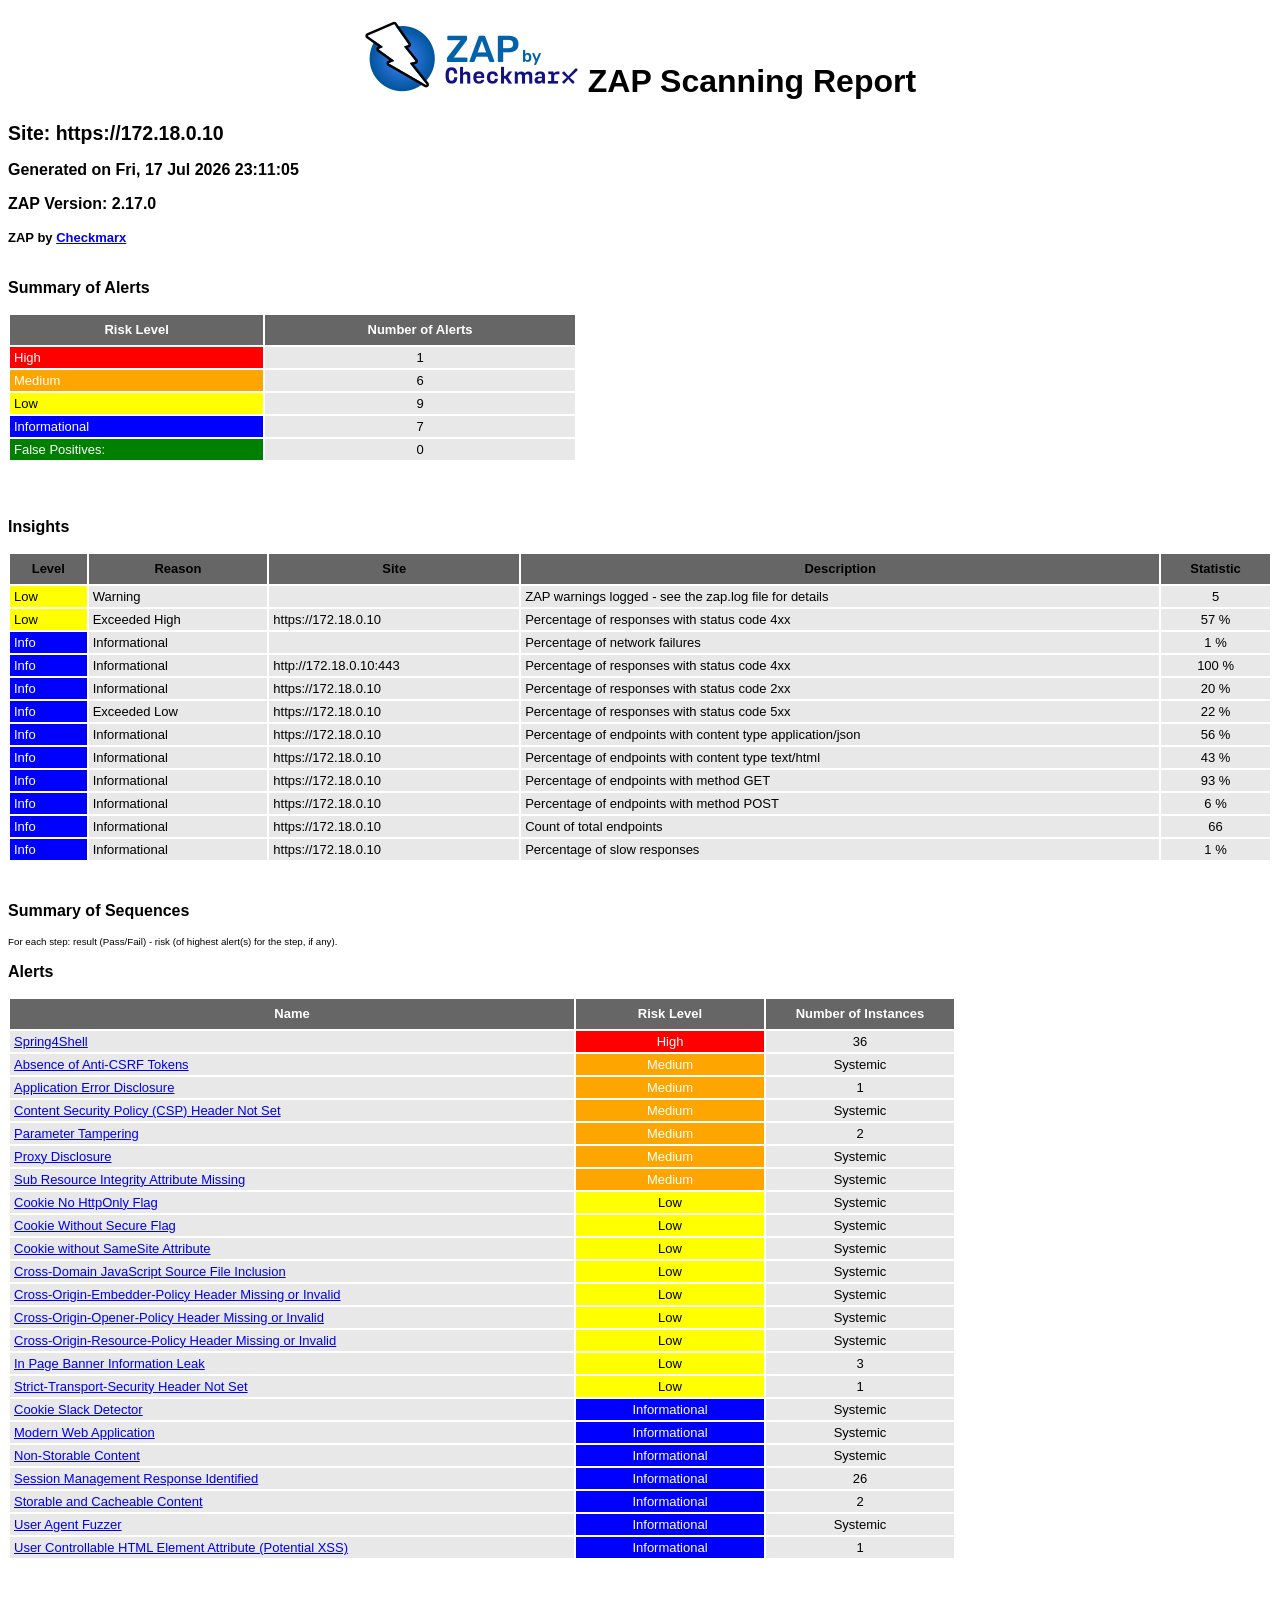
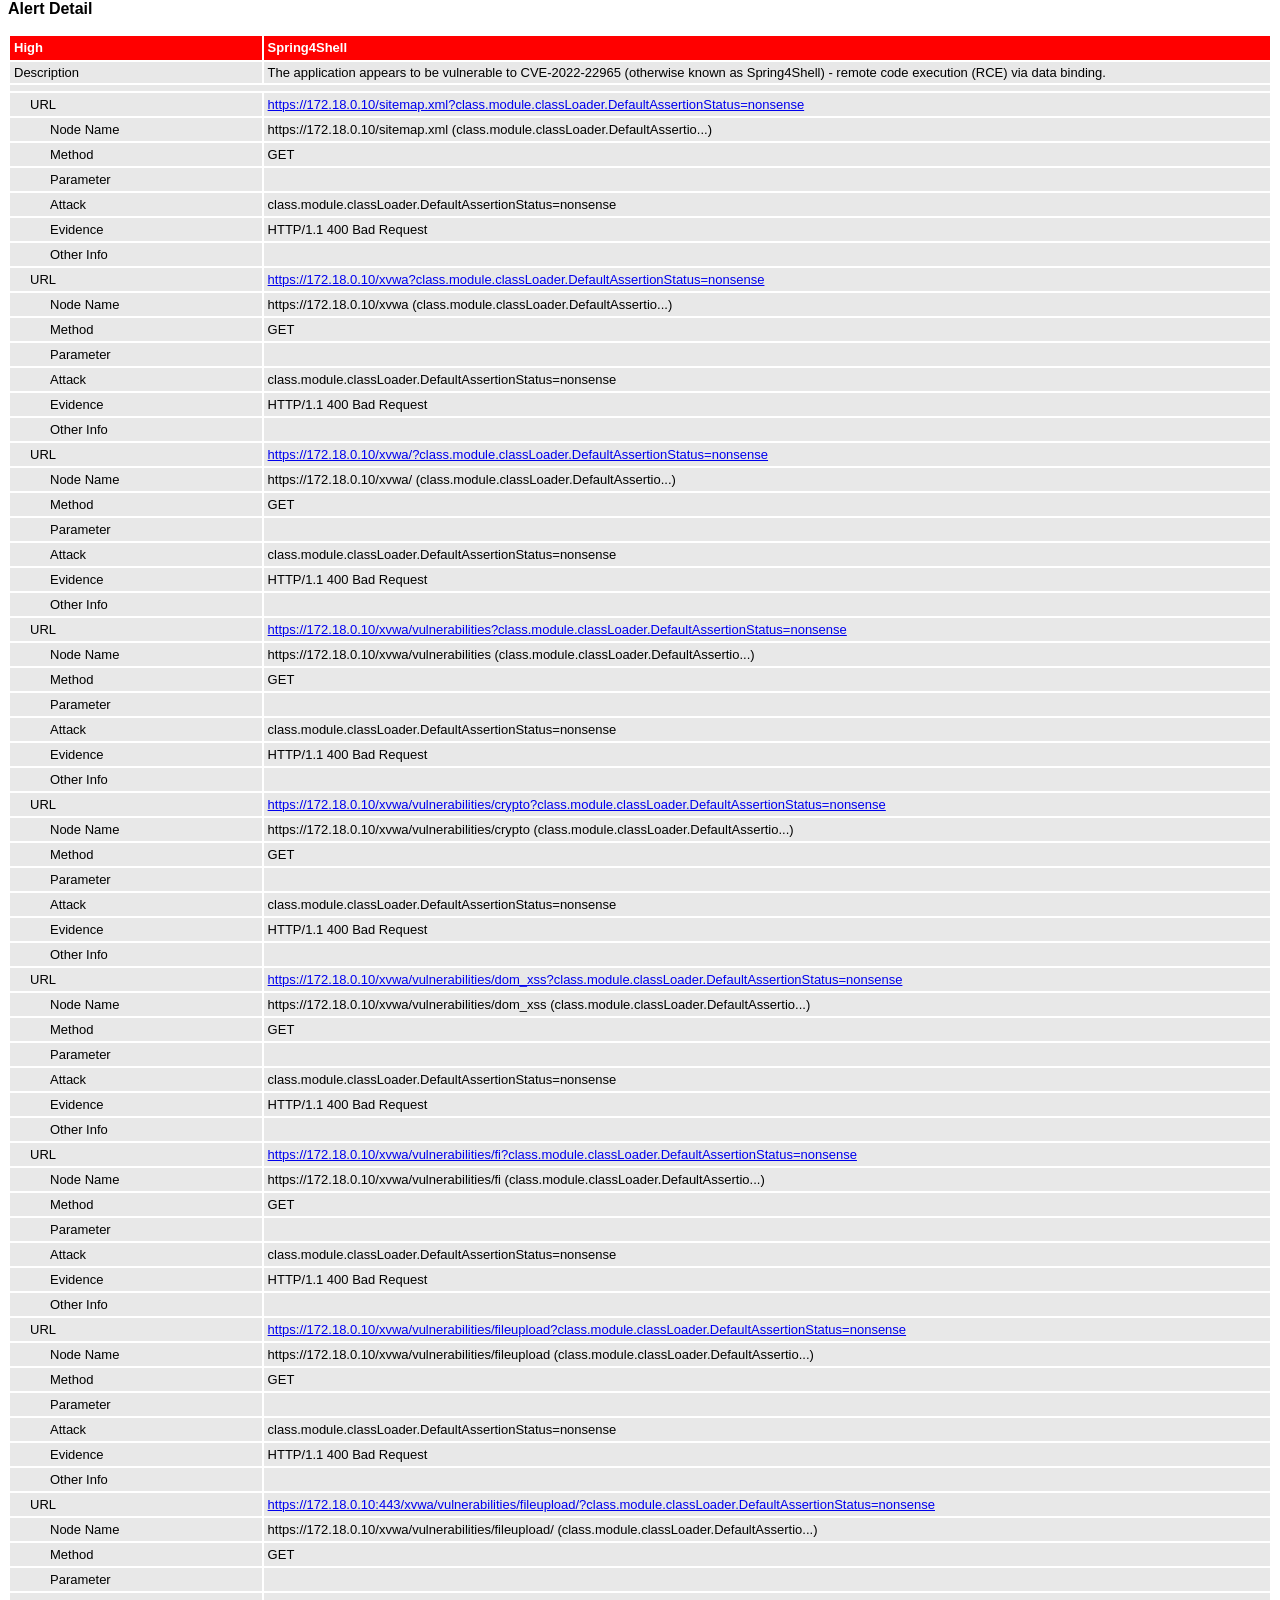
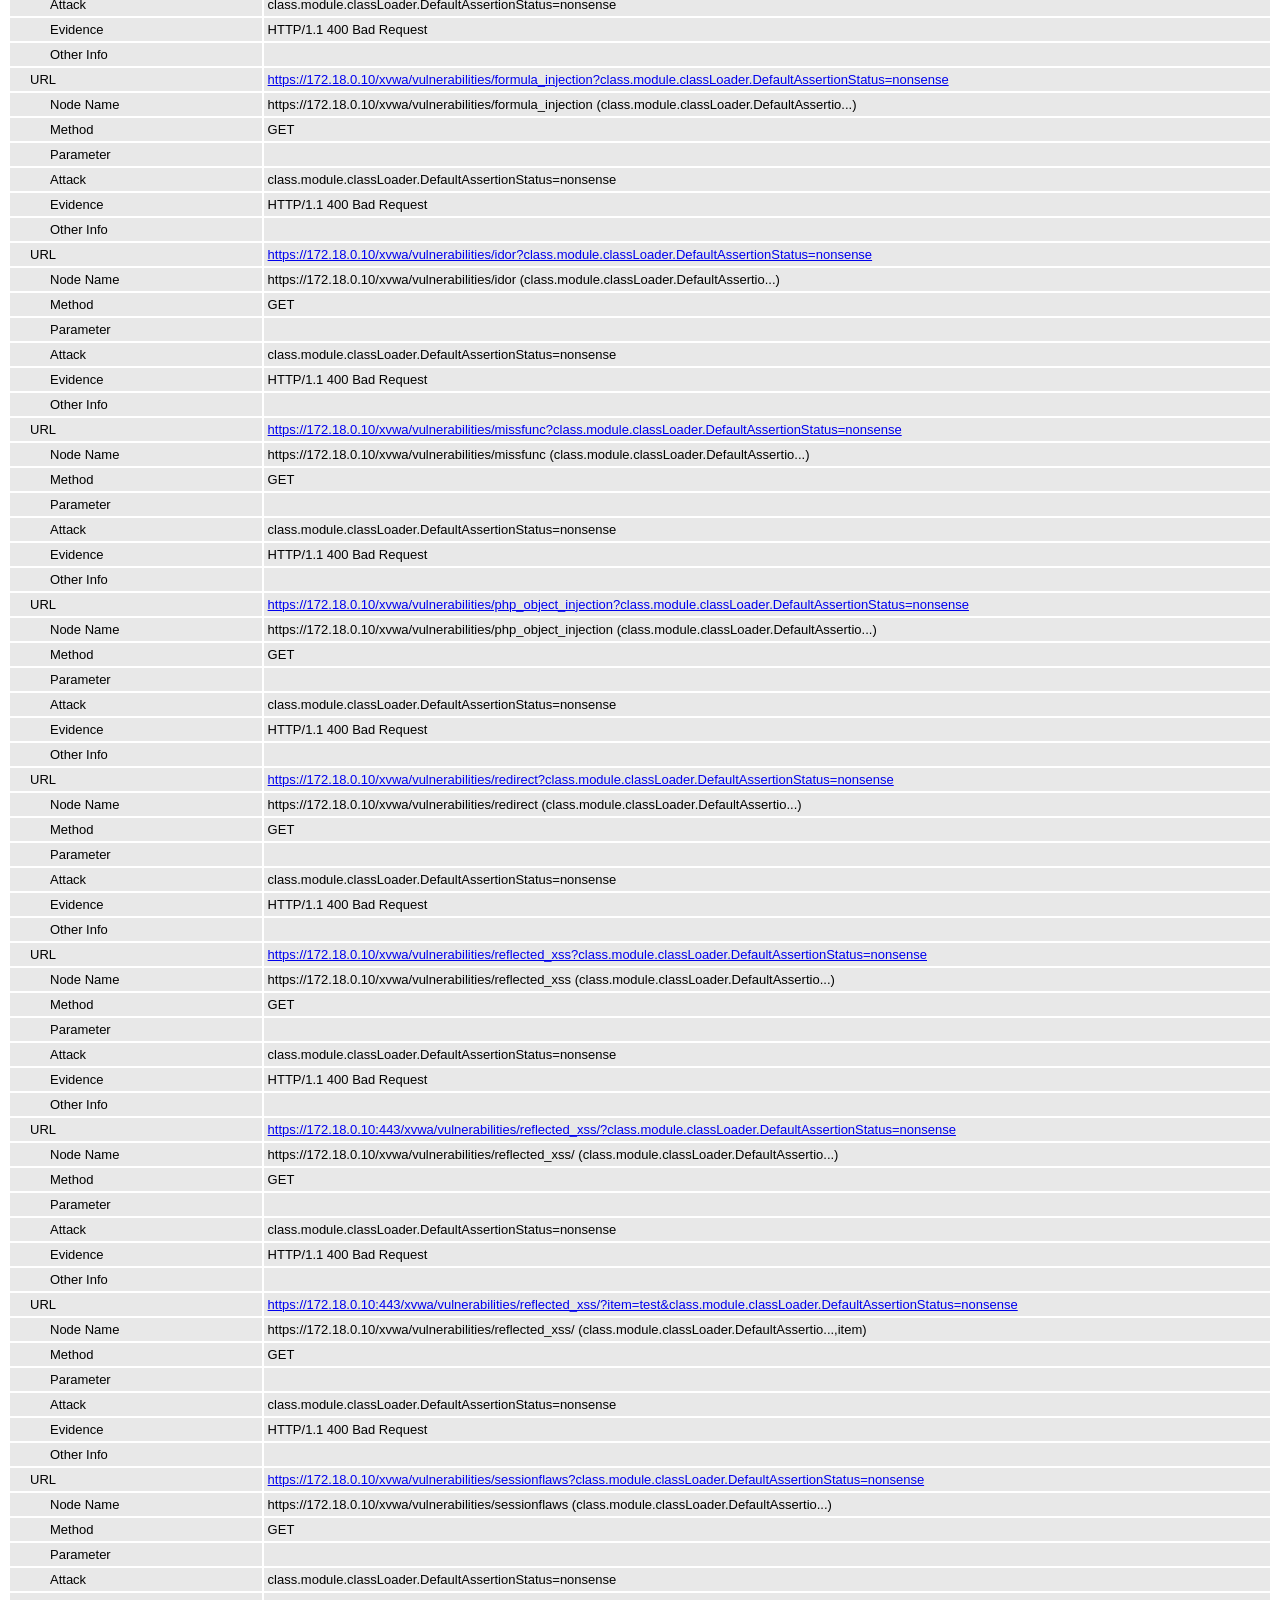
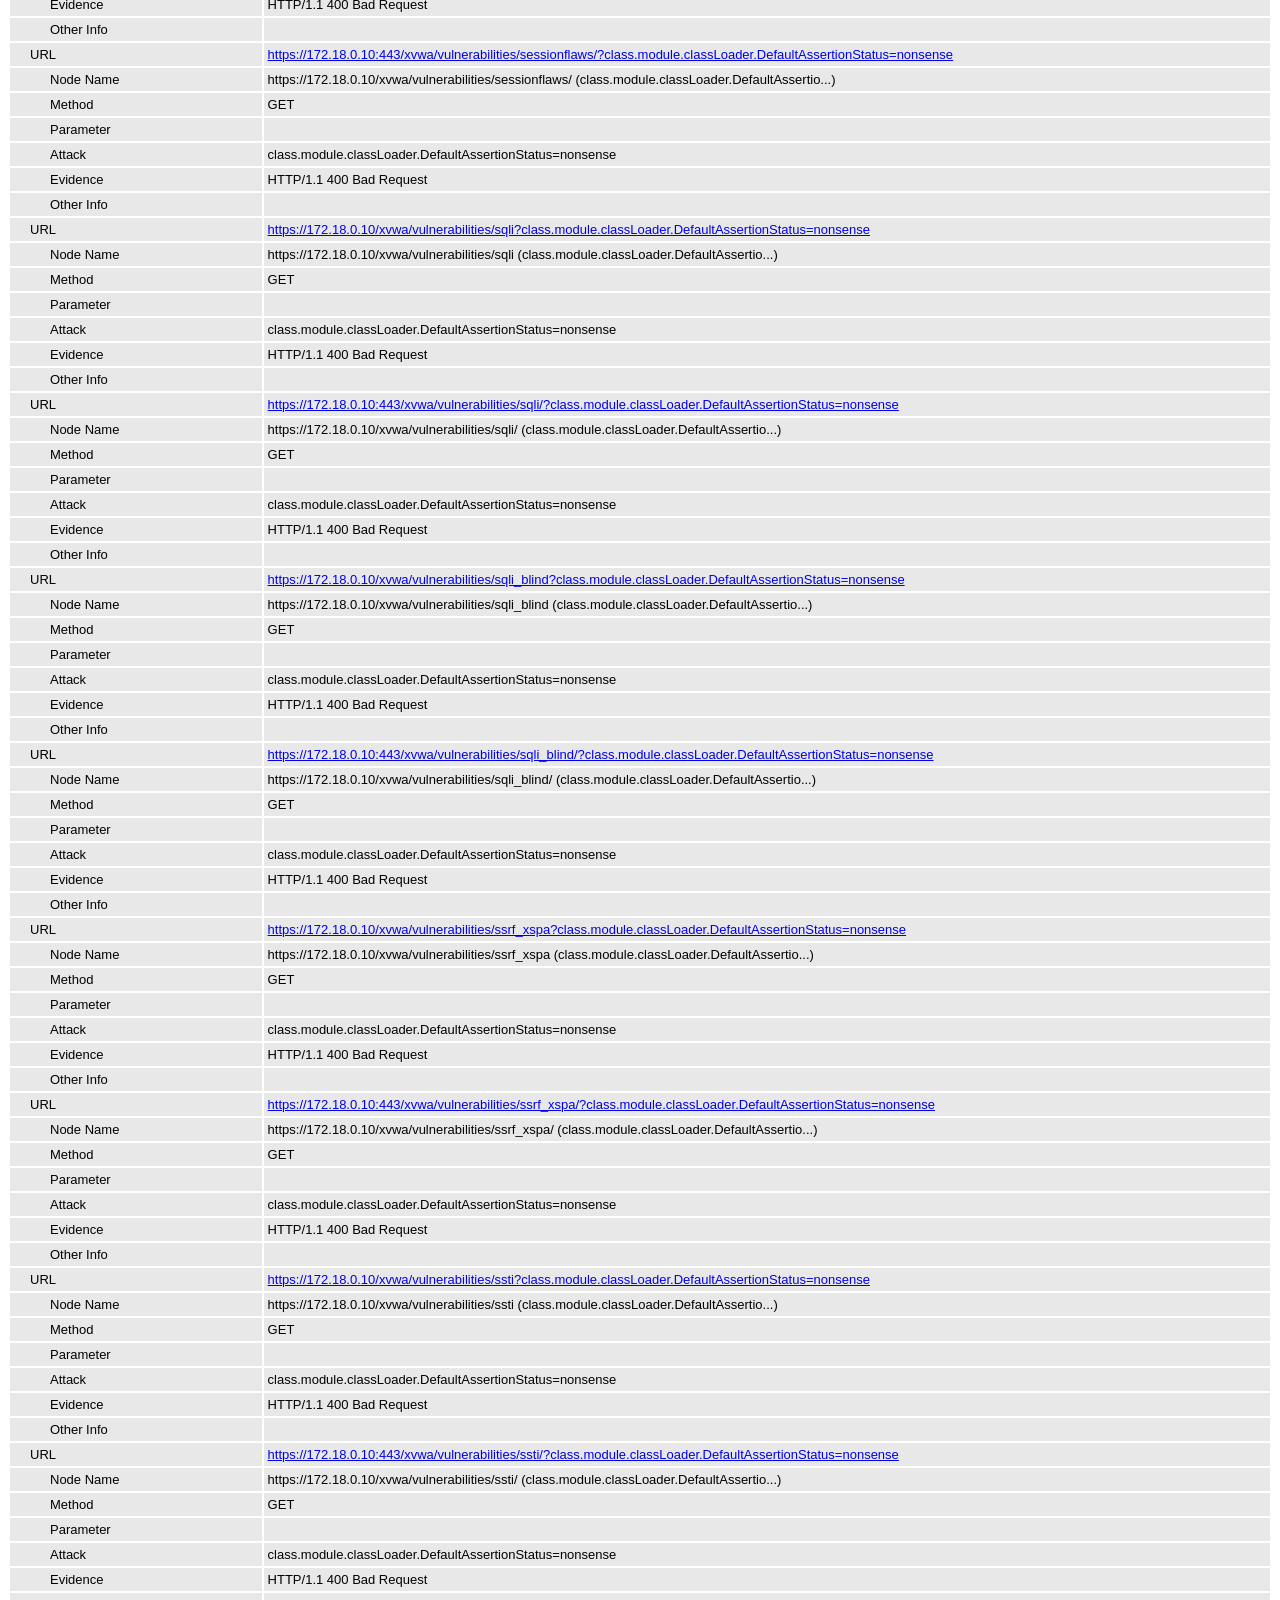
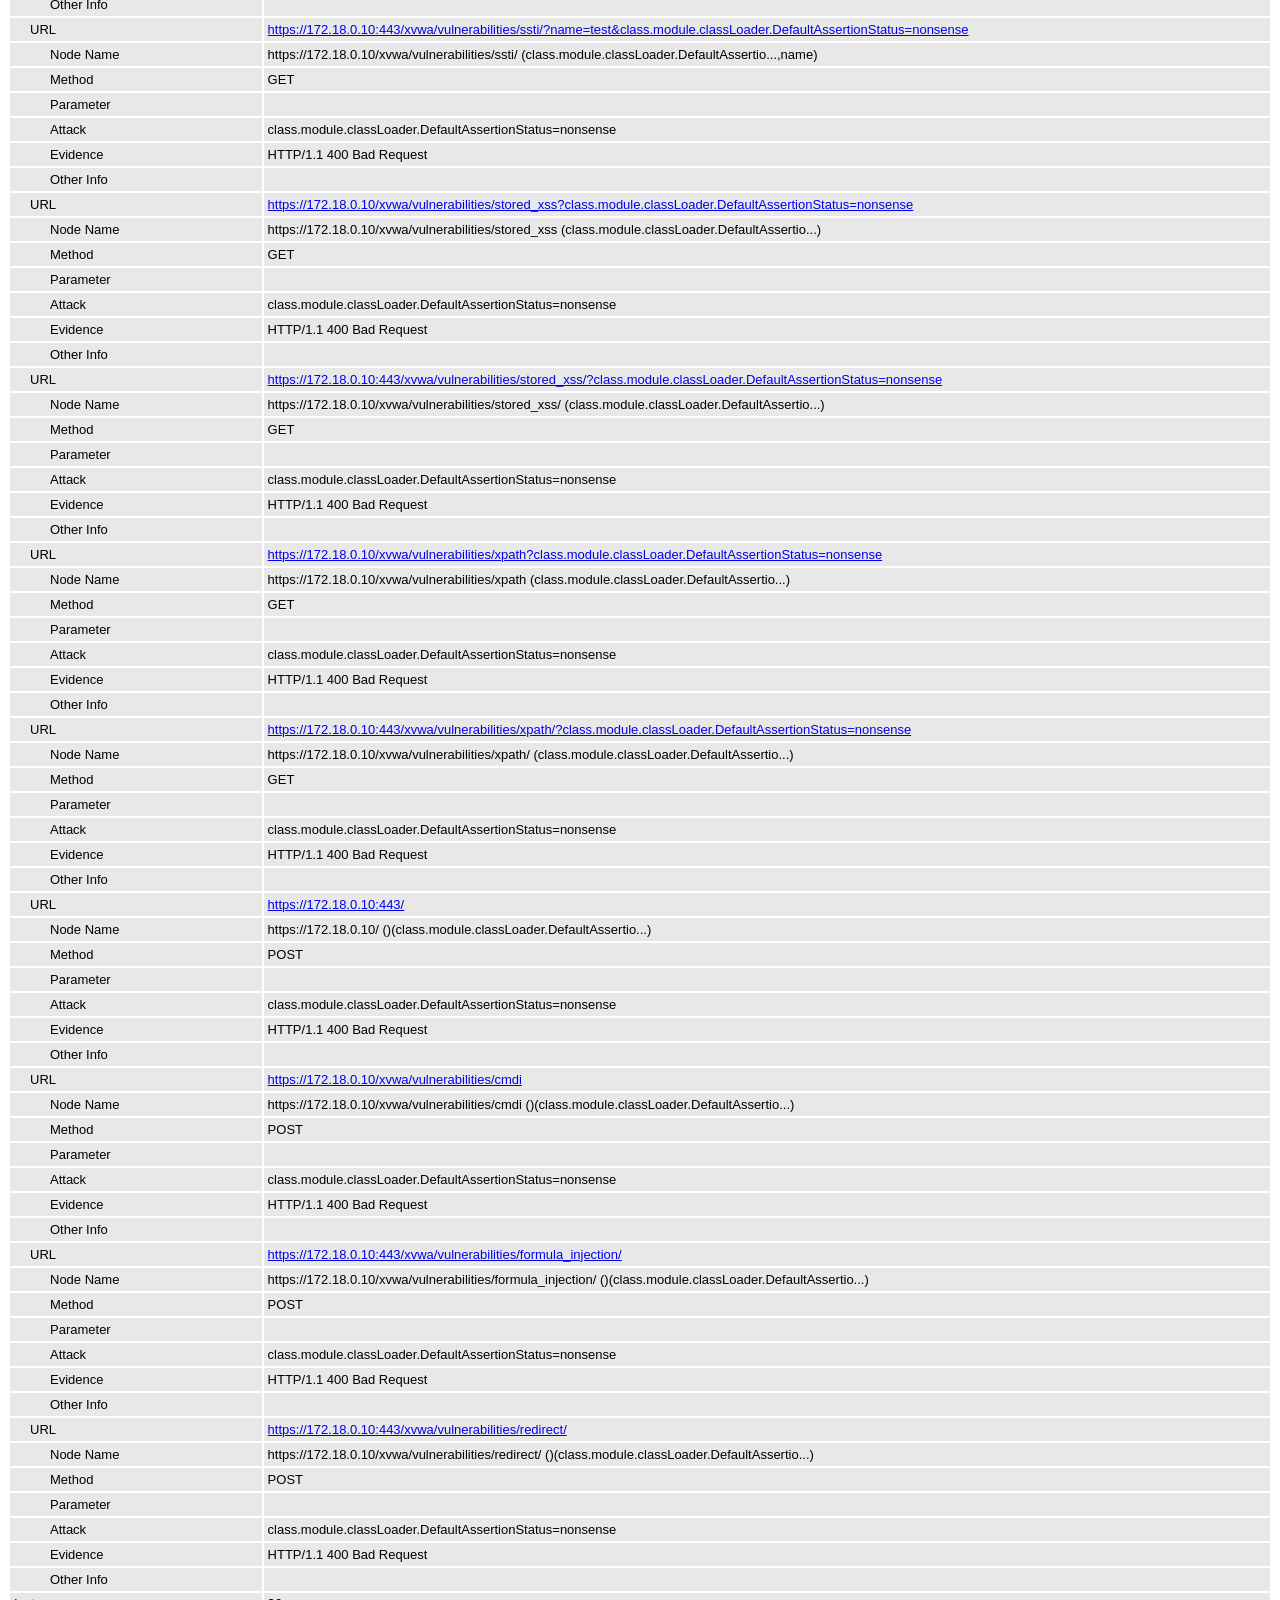
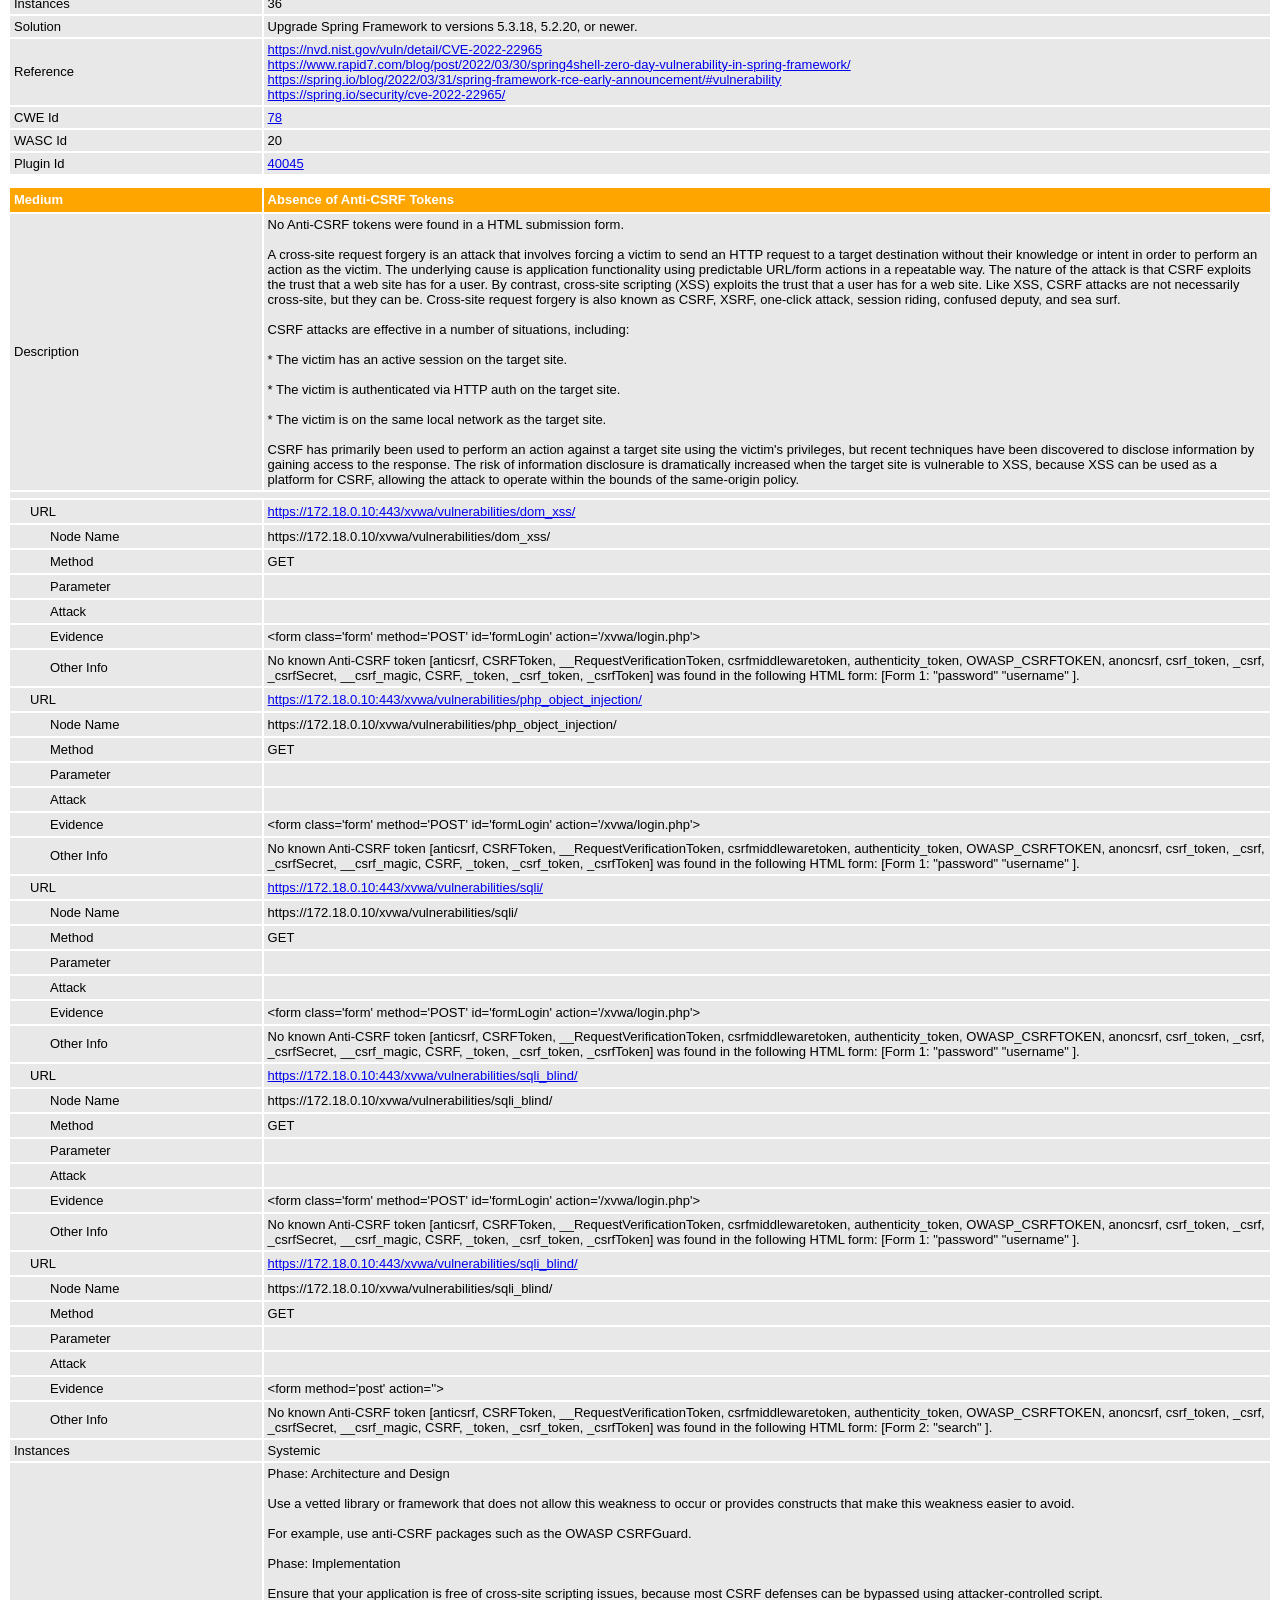
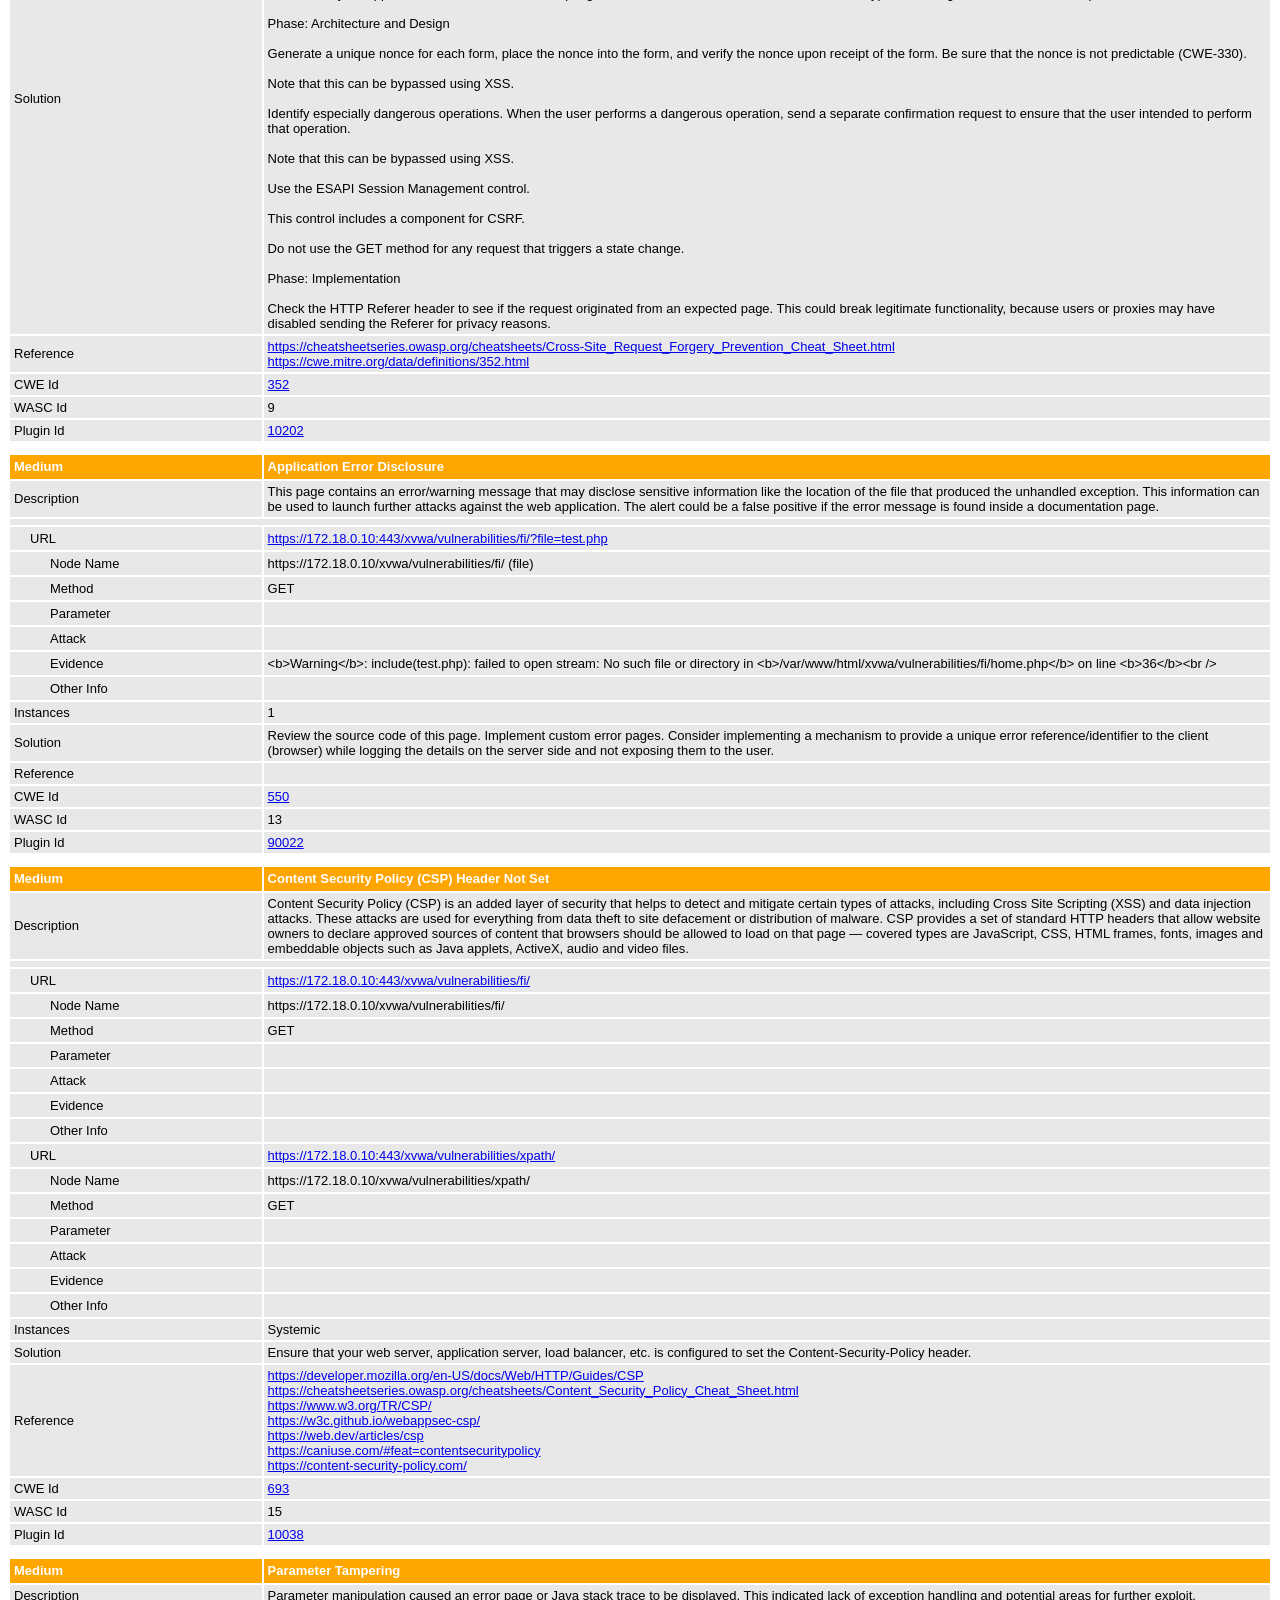
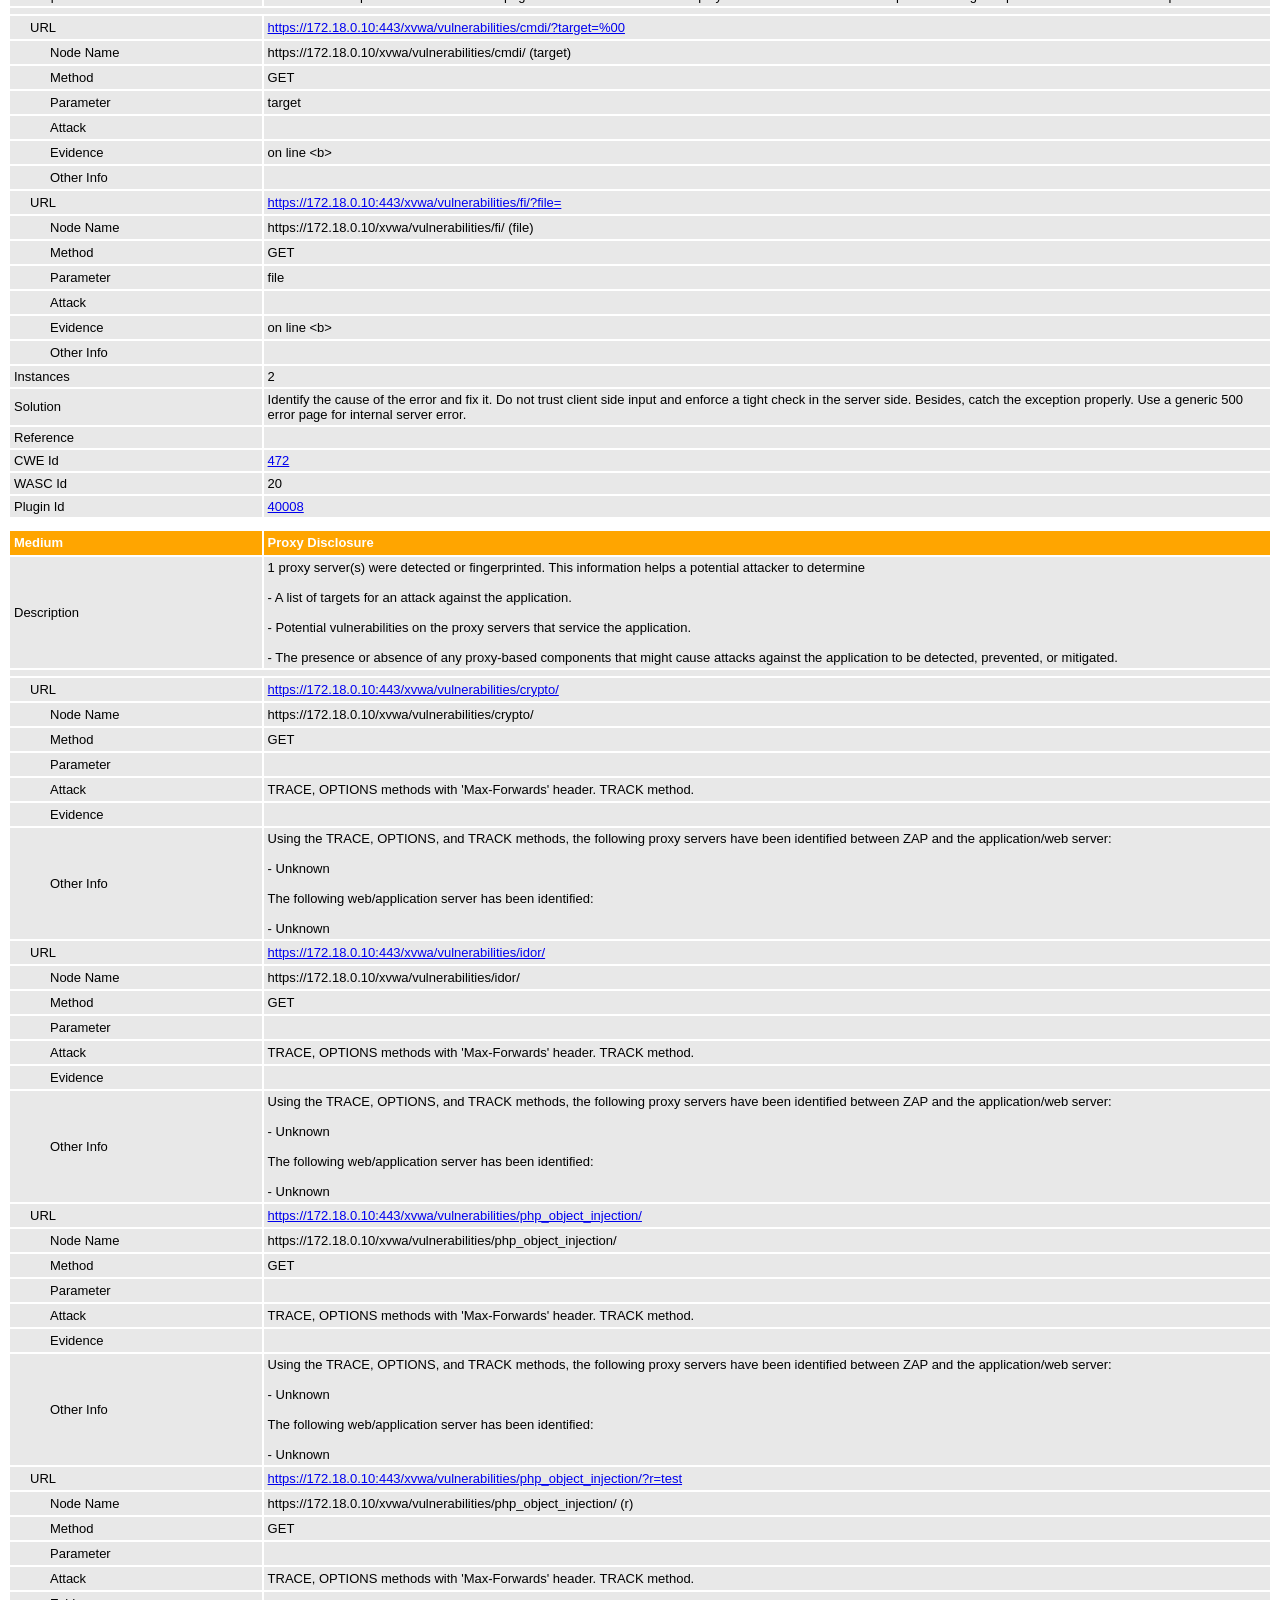
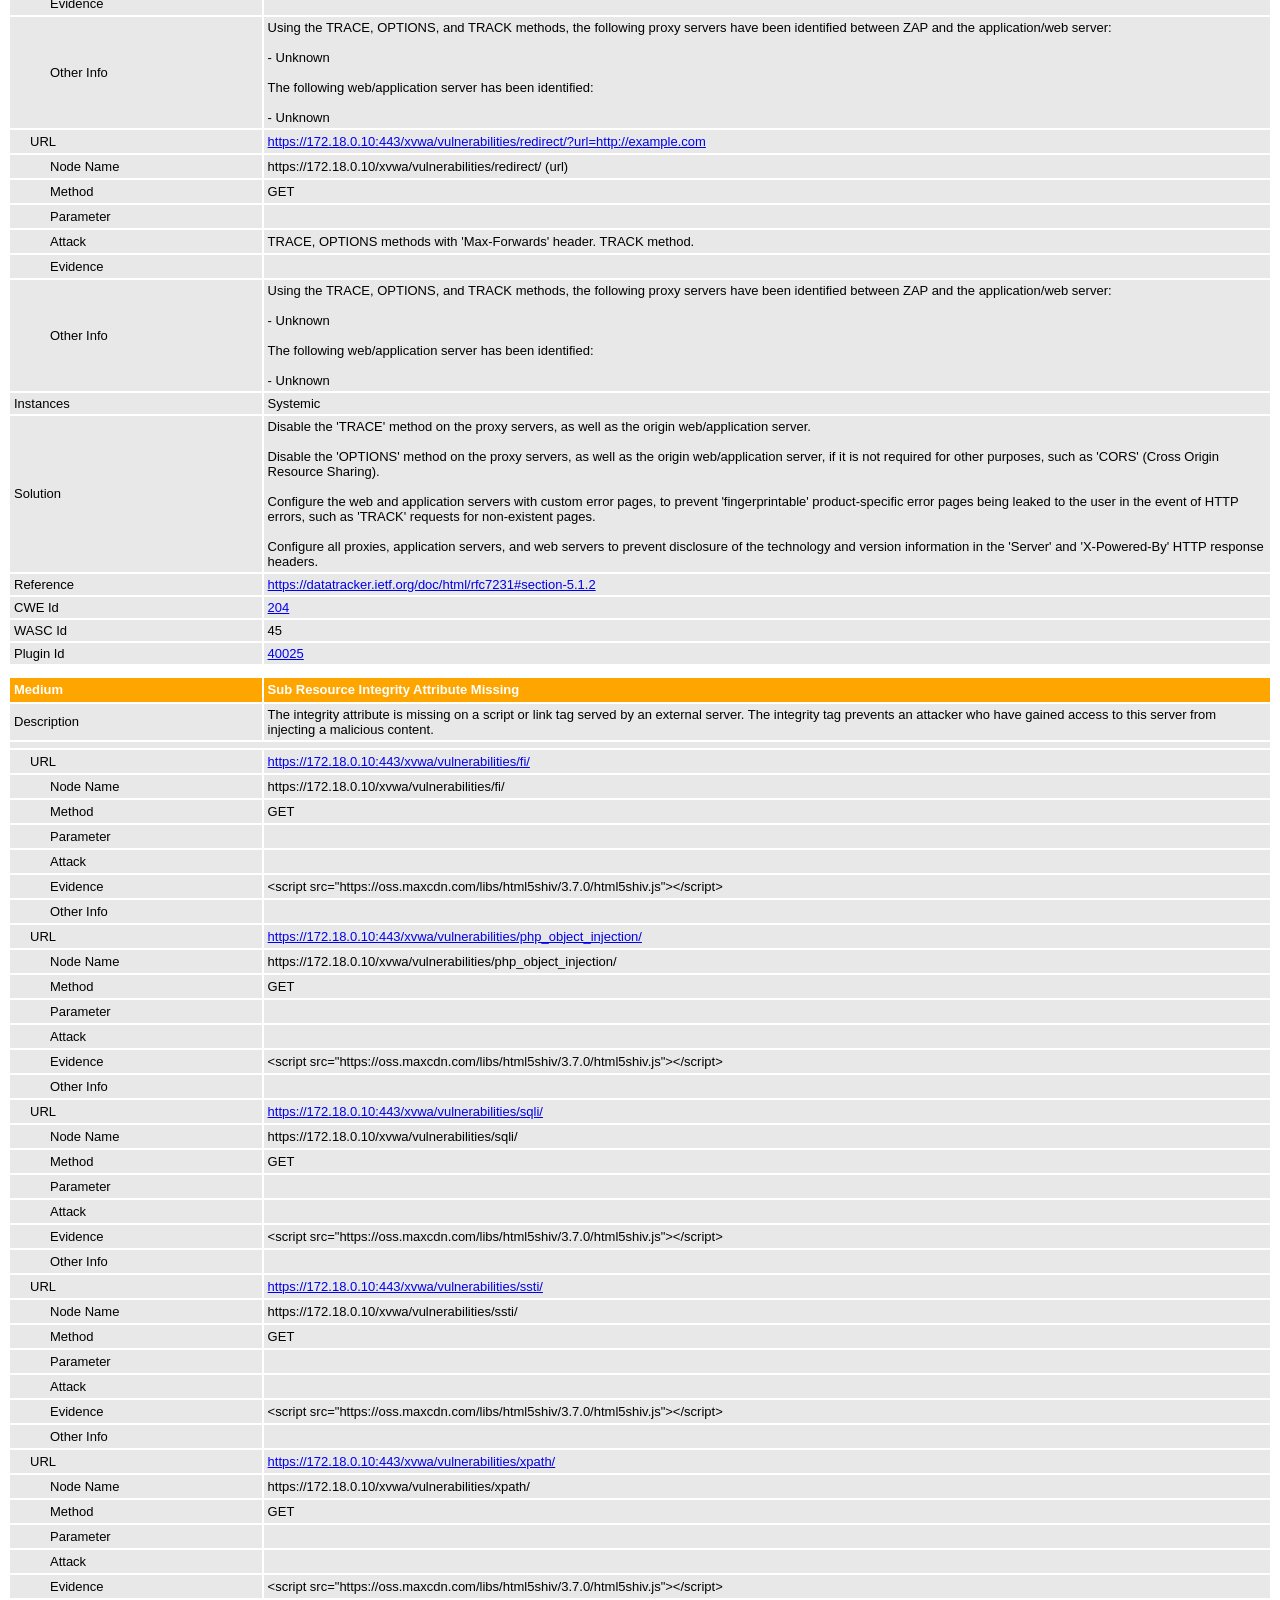
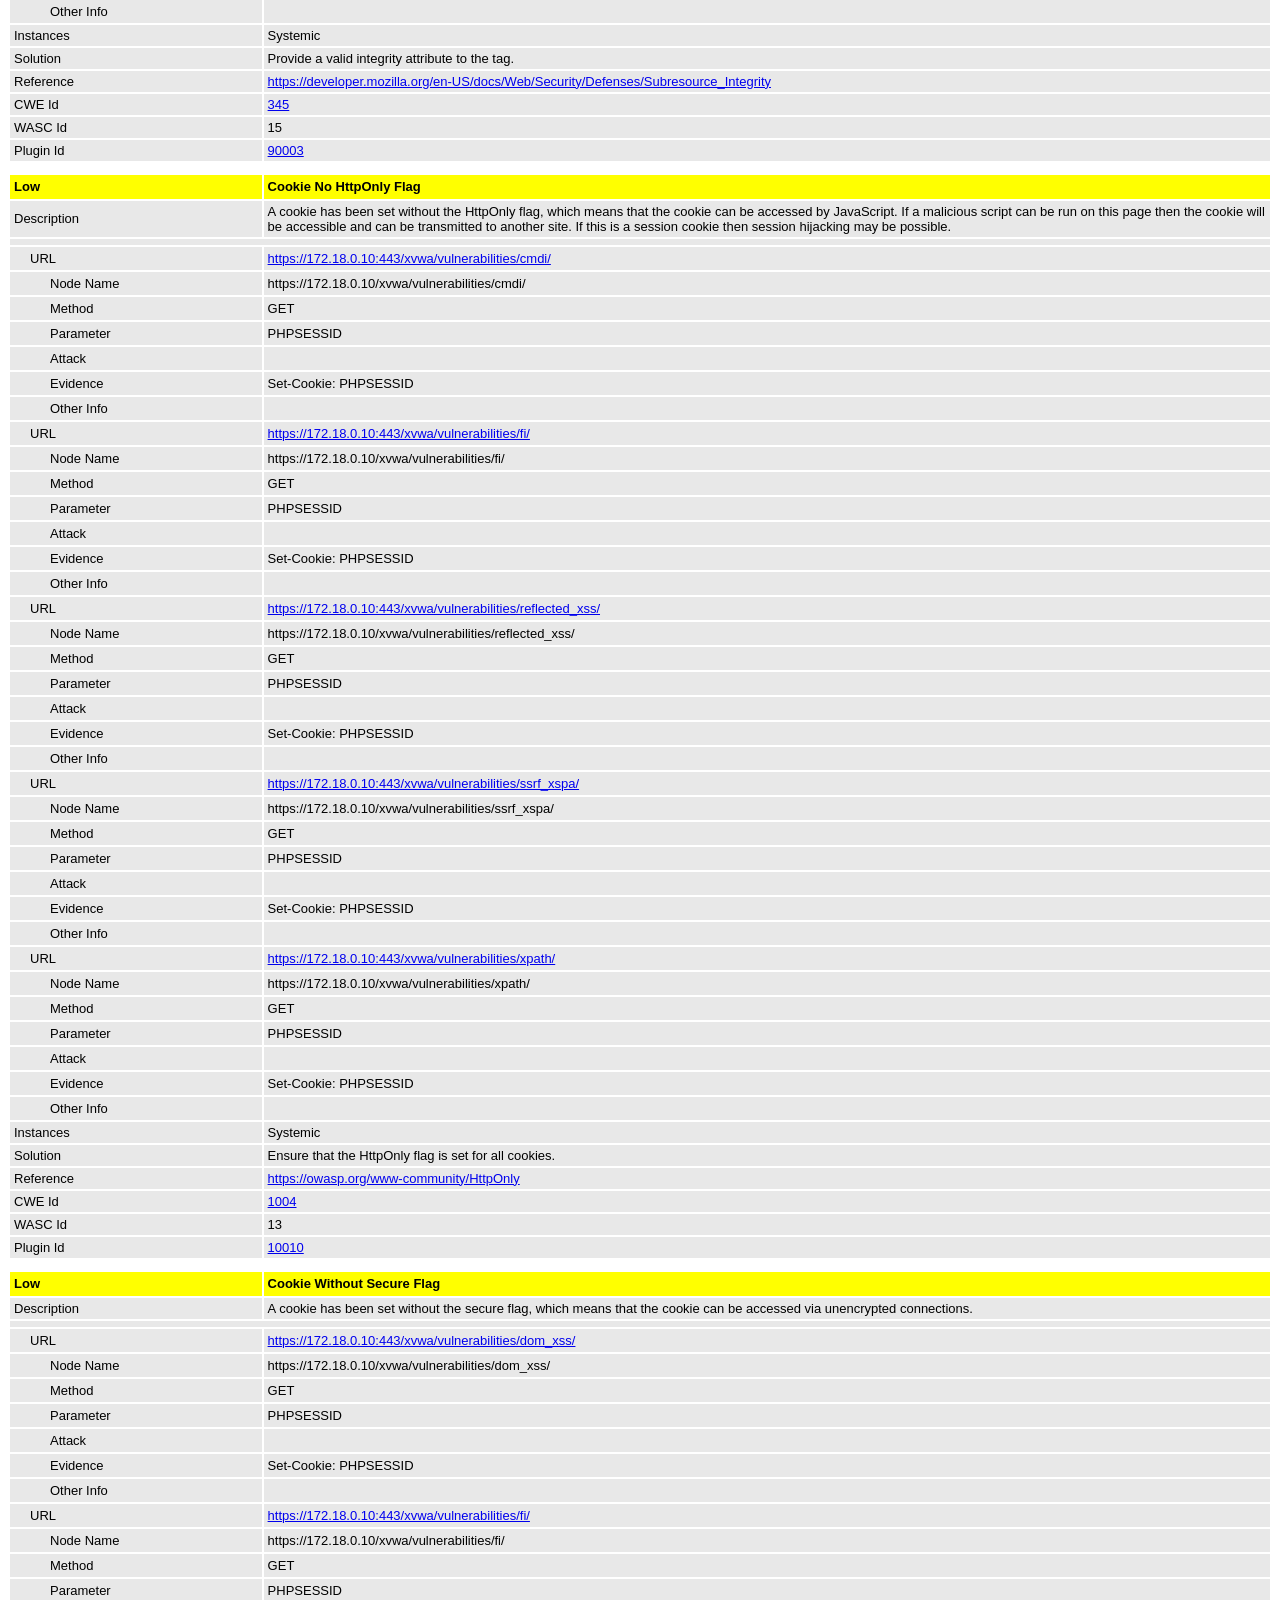
<file: validacao/results/xvwa/dobotshield/zap/zap_report.html>
<!DOCTYPE html>
<html>
<head>
<META http-equiv="Content-Type" content="text/html; charset=UTF-8" />
<title>ZAP Scanning Report</title>
<style type="text/css">
body {
	font-family: "Helvetica Neue", Helvetica, Arial, sans-serif;
	color: #000;
	font-size: 13px;
}

h1 {
	text-align: center;
	font-weight: bold;
	font-size: 32px
}

h3 {
	font-size: 16px;
}

table {
	border: none;
	font-size: 13px;
}

td, th {
	padding: 3px 4px;
	word-break: break-word;
}

th {
	font-weight: bold;
	background-color: #666666;
}

td {
	background-color: #e8e8e8;
}

.spacer {
	margin: 10px;
}

.spacer-lg {
	margin: 40px;
}

.indent1 {
	padding: 4px 20px;
}

.indent2 {
	padding: 4px 40px;
}

.risk-3 {
	background-color: red;
	color: #FFF;
}

.risk-2 {
	background-color: orange;
	color: #FFF;
}

.risk-1 {
	background-color: yellow;
	color: #000;
}

.risk-0 {
	background-color: blue;
	color: #FFF;
}

.risk--1 {
	background-color: green;
	color: #FFF;
}

.summary {
	width: 45%;
}

.summary th {
	color: #FFF;
}

.summary100 {
	width: 100%;
}

.summary80 {
	width: 80%;
}

.tdconstrainer {
	width: 9.1%;
	padding: 0
}

.alerts {
	width: 75%;
}

.alerts th {
	color: #FFF;
}

.results {
	width: 100%;
}

.results th {
	text-align: left;
}

.left-header {
	display: inline-block;
}

.pass {
	background: green;
	color: white
}

.pass::before {
	content: '\2714';
	color: white
}

.fail {
	background: red;
	color: white
}

.fail::before {
	content: '\2716';
	color: white
}

.alert-3b::before {
	content: '\2691';
	color: red
}

.alert-2b::before {
	content: '\2691 ';
	color: orange
}

.alert-1b::before {
	content: '\2691';
	color: yellow
}

.alert-0b::before {
	content: '\2691';
	color: blue
}

.alert-3a::after {
	content: '\2691';
	color: red
}

.alert-2a::after {
	content: '\2691 ';
	color: orange
}

.alert-1a::after {
	content: '\2691';
	color: yellow
}

.alert-0a::after {
	content: '\2691';
	color: blue
}

.lm2 {
	margin-left: 2em;
}

.smallnote {
	font-size: 0.75em
}

.alwayswhite {
	color: white
}

.script-diagnostic-screenshot {
	display: block;
	max-width: 100%;
	height: auto;
}
</style>
</head>
<body>
	<h1>
		<!-- The ZAP by Checkmark Logo -->
		<img
			src="[data-uri]"
			alt="" />
		ZAP Scanning Report
	</h1>
	<p />
	

	<h2>
		
		Site: https://172.18.0.10
		
	</h2>

	<h3>
		Generated on Fri, 17 Jul 2026 23:11:05
	</h3>

	<h3>
		ZAP Version: 2.17.0
	</h3>

	<h4>
		ZAP by <a href="https://checkmarx.com/">Checkmarx</a>
	</h4>

	
		<h3 class="left-header">Summary of Alerts</h3>
		<table class="summary">
			<tr>
				<th width="45%"
					height="24">Risk Level</th>
				<th width="55%"
					align="center">Number of Alerts</th>
			</tr>
			<tr>
				<td class="risk-3">
					<div>High</div>
				</td>
				<td align="center">
					<div>1</div>
				</td>
			</tr>
			<tr>
				<td class="risk-2">
					<div>Medium</div>
				</td>
				<td align="center">
					<div>6</div>
				</td>
			</tr>
			<tr>
				<td class="risk-1">
					<div>Low</div>
				</td>
				<td align="center">
					<div>9</div>
				</td>
			</tr>
			<tr>
				<td class="risk-0">
					<div>Informational</div>
				</td>
				<td align="center">
					<div>7</div>
				</td>
			</tr>
			<tr>
				<td class="risk--1">
					<div>				False Positives:</div>
				</td>
				<td align="center">
					<div>0</div>
				</td>
			</tr>
		</table>
		<div class="spacer-lg"></div>
	
	
	
		<h3 class="left-header">Insights</h3>
		
		<table class="summary100">
			<tr>
				<th height="24">Level</th>
				<th>Reason</th>
				<th>Site</th>
				<th>Description</th>
				<th>Statistic</th>
			</tr>
			
				<tr>
				<td class="risk-1">
					<div>Low</div>
				</td>
				<td>
					<div>Warning</div>
				</td>
				<td>
					<div></div>
				</td>
				<td>
					<div>ZAP warnings logged - see the zap.log file for details</div>
				</td>
				<td align="center">
					<div>5   </div>
				</td>
				</tr>
			
				<tr>
				<td class="risk-1">
					<div>Low</div>
				</td>
				<td>
					<div>Exceeded High</div>
				</td>
				<td>
					<div>https://172.18.0.10</div>
				</td>
				<td>
					<div>Percentage of responses with status code 4xx</div>
				</td>
				<td align="center">
					<div>57 %</div>
				</td>
				</tr>
			
				<tr>
				<td class="risk-0">
					<div>Info</div>
				</td>
				<td>
					<div>Informational</div>
				</td>
				<td>
					<div></div>
				</td>
				<td>
					<div>Percentage of network failures</div>
				</td>
				<td align="center">
					<div>1 %</div>
				</td>
				</tr>
			
				<tr>
				<td class="risk-0">
					<div>Info</div>
				</td>
				<td>
					<div>Informational</div>
				</td>
				<td>
					<div>http://172.18.0.10:443</div>
				</td>
				<td>
					<div>Percentage of responses with status code 4xx</div>
				</td>
				<td align="center">
					<div>100 %</div>
				</td>
				</tr>
			
				<tr>
				<td class="risk-0">
					<div>Info</div>
				</td>
				<td>
					<div>Informational</div>
				</td>
				<td>
					<div>https://172.18.0.10</div>
				</td>
				<td>
					<div>Percentage of responses with status code 2xx</div>
				</td>
				<td align="center">
					<div>20 %</div>
				</td>
				</tr>
			
				<tr>
				<td class="risk-0">
					<div>Info</div>
				</td>
				<td>
					<div>Exceeded Low</div>
				</td>
				<td>
					<div>https://172.18.0.10</div>
				</td>
				<td>
					<div>Percentage of responses with status code 5xx</div>
				</td>
				<td align="center">
					<div>22 %</div>
				</td>
				</tr>
			
				<tr>
				<td class="risk-0">
					<div>Info</div>
				</td>
				<td>
					<div>Informational</div>
				</td>
				<td>
					<div>https://172.18.0.10</div>
				</td>
				<td>
					<div>Percentage of endpoints with content type application/json</div>
				</td>
				<td align="center">
					<div>56 %</div>
				</td>
				</tr>
			
				<tr>
				<td class="risk-0">
					<div>Info</div>
				</td>
				<td>
					<div>Informational</div>
				</td>
				<td>
					<div>https://172.18.0.10</div>
				</td>
				<td>
					<div>Percentage of endpoints with content type text/html</div>
				</td>
				<td align="center">
					<div>43 %</div>
				</td>
				</tr>
			
				<tr>
				<td class="risk-0">
					<div>Info</div>
				</td>
				<td>
					<div>Informational</div>
				</td>
				<td>
					<div>https://172.18.0.10</div>
				</td>
				<td>
					<div>Percentage of endpoints with method GET</div>
				</td>
				<td align="center">
					<div>93 %</div>
				</td>
				</tr>
			
				<tr>
				<td class="risk-0">
					<div>Info</div>
				</td>
				<td>
					<div>Informational</div>
				</td>
				<td>
					<div>https://172.18.0.10</div>
				</td>
				<td>
					<div>Percentage of endpoints with method POST</div>
				</td>
				<td align="center">
					<div>6 %</div>
				</td>
				</tr>
			
				<tr>
				<td class="risk-0">
					<div>Info</div>
				</td>
				<td>
					<div>Informational</div>
				</td>
				<td>
					<div>https://172.18.0.10</div>
				</td>
				<td>
					<div>Count of total endpoints</div>
				</td>
				<td align="center">
					<div>66   </div>
				</td>
				</tr>
			
				<tr>
				<td class="risk-0">
					<div>Info</div>
				</td>
				<td>
					<div>Informational</div>
				</td>
				<td>
					<div>https://172.18.0.10</div>
				</td>
				<td>
					<div>Percentage of slow responses</div>
				</td>
				<td align="center">
					<div>1 %</div>
				</td>
				</tr>
			
		</table>
		<div class="spacer-lg"></div>
	

	

	
		
			<h3>Summary of Sequences</h3>
			<p class="smallnote">For each step: result (Pass/Fail) - risk (of highest alert(s) for the step, if any).</p>

			
				</table>
			
		
	</th:block>

	
		<h3>Alerts</h3>
		<table class="alerts">
			<tr>
				<th width="60%" height="24">Name</th>
				<th width="20%"
					align="center">Risk Level</th>
				<th width="20%"
					align="center">Number of Instances</th>
			</tr>
			<tr>
				<td><a href="#40045">Spring4Shell</a></td>
				<td align="center" class="risk-3">High</td>
				
				
				<td align="center">36</td>
				
			</tr>
			<tr>
				<td><a href="#10202">Absence of Anti-CSRF Tokens</a></td>
				<td align="center" class="risk-2">Medium</td>
				
				<td align="center">Systemic</td>
				
				
			</tr>
			<tr>
				<td><a href="#90022">Application Error Disclosure</a></td>
				<td align="center" class="risk-2">Medium</td>
				
				
				<td align="center">1</td>
				
			</tr>
			<tr>
				<td><a href="#10038">Content Security Policy (CSP) Header Not Set</a></td>
				<td align="center" class="risk-2">Medium</td>
				
				<td align="center">Systemic</td>
				
				
			</tr>
			<tr>
				<td><a href="#40008">Parameter Tampering</a></td>
				<td align="center" class="risk-2">Medium</td>
				
				
				<td align="center">2</td>
				
			</tr>
			<tr>
				<td><a href="#40025">Proxy Disclosure</a></td>
				<td align="center" class="risk-2">Medium</td>
				
				<td align="center">Systemic</td>
				
				
			</tr>
			<tr>
				<td><a href="#90003">Sub Resource Integrity Attribute Missing</a></td>
				<td align="center" class="risk-2">Medium</td>
				
				<td align="center">Systemic</td>
				
				
			</tr>
			<tr>
				<td><a href="#10010">Cookie No HttpOnly Flag</a></td>
				<td align="center" class="risk-1">Low</td>
				
				<td align="center">Systemic</td>
				
				
			</tr>
			<tr>
				<td><a href="#10011">Cookie Without Secure Flag</a></td>
				<td align="center" class="risk-1">Low</td>
				
				<td align="center">Systemic</td>
				
				
			</tr>
			<tr>
				<td><a href="#10054">Cookie without SameSite Attribute</a></td>
				<td align="center" class="risk-1">Low</td>
				
				<td align="center">Systemic</td>
				
				
			</tr>
			<tr>
				<td><a href="#10017">Cross-Domain JavaScript Source File Inclusion</a></td>
				<td align="center" class="risk-1">Low</td>
				
				<td align="center">Systemic</td>
				
				
			</tr>
			<tr>
				<td><a href="#90004">Cross-Origin-Embedder-Policy Header Missing or Invalid</a></td>
				<td align="center" class="risk-1">Low</td>
				
				<td align="center">Systemic</td>
				
				
			</tr>
			<tr>
				<td><a href="#90004">Cross-Origin-Opener-Policy Header Missing or Invalid</a></td>
				<td align="center" class="risk-1">Low</td>
				
				<td align="center">Systemic</td>
				
				
			</tr>
			<tr>
				<td><a href="#90004">Cross-Origin-Resource-Policy Header Missing or Invalid</a></td>
				<td align="center" class="risk-1">Low</td>
				
				<td align="center">Systemic</td>
				
				
			</tr>
			<tr>
				<td><a href="#10009">In Page Banner Information Leak</a></td>
				<td align="center" class="risk-1">Low</td>
				
				
				<td align="center">3</td>
				
			</tr>
			<tr>
				<td><a href="#10035">Strict-Transport-Security Header Not Set</a></td>
				<td align="center" class="risk-1">Low</td>
				
				
				<td align="center">1</td>
				
			</tr>
			<tr>
				<td><a href="#90027">Cookie Slack Detector</a></td>
				<td align="center" class="risk-0">Informational</td>
				
				<td align="center">Systemic</td>
				
				
			</tr>
			<tr>
				<td><a href="#10109">Modern Web Application</a></td>
				<td align="center" class="risk-0">Informational</td>
				
				<td align="center">Systemic</td>
				
				
			</tr>
			<tr>
				<td><a href="#10049">Non-Storable Content</a></td>
				<td align="center" class="risk-0">Informational</td>
				
				<td align="center">Systemic</td>
				
				
			</tr>
			<tr>
				<td><a href="#10112">Session Management Response Identified</a></td>
				<td align="center" class="risk-0">Informational</td>
				
				
				<td align="center">26</td>
				
			</tr>
			<tr>
				<td><a href="#10049">Storable and Cacheable Content</a></td>
				<td align="center" class="risk-0">Informational</td>
				
				
				<td align="center">2</td>
				
			</tr>
			<tr>
				<td><a href="#10104">User Agent Fuzzer</a></td>
				<td align="center" class="risk-0">Informational</td>
				
				<td align="center">Systemic</td>
				
				
			</tr>
			<tr>
				<td><a href="#10031">User Controllable HTML Element Attribute (Potential XSS)</a></td>
				<td align="center" class="risk-0">Informational</td>
				
				
				<td align="center">1</td>
				
			</tr>
		</table>
		<div class="spacer-lg"></div>
	

	
		<h3>Alert Detail</h3>
		
			<table class="results">
				<tr height="24">
					<th width="20%" class="risk-3"><a
						id="40045"></a>
						<div>High</div></th>
					<th class="risk-3">Spring4Shell</th>
				</tr>
				<tr>
					<td width="20%">Description</td>
					<td width="80%">
							<div>The application appears to be vulnerable to CVE-2022-22965 (otherwise known as Spring4Shell) - remote code execution (RCE) via data binding.</div>
							
						</td>
				</tr>
				<TR vAlign="top">
					<TD colspan="2"></TD>
				</TR>
				
					<tr>
						<td width="20%"
							class="indent1">URL</td>
						<td width="80%"><a href="https://172.18.0.10/sitemap.xml?class.module.classLoader.DefaultAssertionStatus=nonsense">https://172.18.0.10/sitemap.xml?class.module.classLoader.DefaultAssertionStatus=nonsense</a></td>
					</tr>
					<tr>
						<td width="20%"
							class="indent2">Node Name</td>
						<td width="80%">https://172.18.0.10/sitemap.xml (class.module.classLoader.DefaultAssertio...)</td>
					</tr>
					<tr>
						<td width="20%"
							class="indent2">Method</td>
						<td width="80%">GET</td>
					</tr>
					<tr>
						<td width="20%"
							class="indent2">Parameter</td>
						<td width="80%"></td>
					</tr>
					<tr>
						<td width="20%"
							class="indent2">Attack</td>
						<td width="80%">class.module.classLoader.DefaultAssertionStatus=nonsense</td>
					</tr>
					<tr>
						<td width="20%"
							class="indent2">Evidence</td>
						<td width="80%">HTTP/1.1 400 Bad Request</td>
					</tr>
					<tr>
						<td width="20%"
							class="indent2">Other Info</td>
						<td width="80%"></td>
					</tr>
				
					<tr>
						<td width="20%"
							class="indent1">URL</td>
						<td width="80%"><a href="https://172.18.0.10/xvwa?class.module.classLoader.DefaultAssertionStatus=nonsense">https://172.18.0.10/xvwa?class.module.classLoader.DefaultAssertionStatus=nonsense</a></td>
					</tr>
					<tr>
						<td width="20%"
							class="indent2">Node Name</td>
						<td width="80%">https://172.18.0.10/xvwa (class.module.classLoader.DefaultAssertio...)</td>
					</tr>
					<tr>
						<td width="20%"
							class="indent2">Method</td>
						<td width="80%">GET</td>
					</tr>
					<tr>
						<td width="20%"
							class="indent2">Parameter</td>
						<td width="80%"></td>
					</tr>
					<tr>
						<td width="20%"
							class="indent2">Attack</td>
						<td width="80%">class.module.classLoader.DefaultAssertionStatus=nonsense</td>
					</tr>
					<tr>
						<td width="20%"
							class="indent2">Evidence</td>
						<td width="80%">HTTP/1.1 400 Bad Request</td>
					</tr>
					<tr>
						<td width="20%"
							class="indent2">Other Info</td>
						<td width="80%"></td>
					</tr>
				
					<tr>
						<td width="20%"
							class="indent1">URL</td>
						<td width="80%"><a href="https://172.18.0.10/xvwa/?class.module.classLoader.DefaultAssertionStatus=nonsense">https://172.18.0.10/xvwa/?class.module.classLoader.DefaultAssertionStatus=nonsense</a></td>
					</tr>
					<tr>
						<td width="20%"
							class="indent2">Node Name</td>
						<td width="80%">https://172.18.0.10/xvwa/ (class.module.classLoader.DefaultAssertio...)</td>
					</tr>
					<tr>
						<td width="20%"
							class="indent2">Method</td>
						<td width="80%">GET</td>
					</tr>
					<tr>
						<td width="20%"
							class="indent2">Parameter</td>
						<td width="80%"></td>
					</tr>
					<tr>
						<td width="20%"
							class="indent2">Attack</td>
						<td width="80%">class.module.classLoader.DefaultAssertionStatus=nonsense</td>
					</tr>
					<tr>
						<td width="20%"
							class="indent2">Evidence</td>
						<td width="80%">HTTP/1.1 400 Bad Request</td>
					</tr>
					<tr>
						<td width="20%"
							class="indent2">Other Info</td>
						<td width="80%"></td>
					</tr>
				
					<tr>
						<td width="20%"
							class="indent1">URL</td>
						<td width="80%"><a href="https://172.18.0.10/xvwa/vulnerabilities?class.module.classLoader.DefaultAssertionStatus=nonsense">https://172.18.0.10/xvwa/vulnerabilities?class.module.classLoader.DefaultAssertionStatus=nonsense</a></td>
					</tr>
					<tr>
						<td width="20%"
							class="indent2">Node Name</td>
						<td width="80%">https://172.18.0.10/xvwa/vulnerabilities (class.module.classLoader.DefaultAssertio...)</td>
					</tr>
					<tr>
						<td width="20%"
							class="indent2">Method</td>
						<td width="80%">GET</td>
					</tr>
					<tr>
						<td width="20%"
							class="indent2">Parameter</td>
						<td width="80%"></td>
					</tr>
					<tr>
						<td width="20%"
							class="indent2">Attack</td>
						<td width="80%">class.module.classLoader.DefaultAssertionStatus=nonsense</td>
					</tr>
					<tr>
						<td width="20%"
							class="indent2">Evidence</td>
						<td width="80%">HTTP/1.1 400 Bad Request</td>
					</tr>
					<tr>
						<td width="20%"
							class="indent2">Other Info</td>
						<td width="80%"></td>
					</tr>
				
					<tr>
						<td width="20%"
							class="indent1">URL</td>
						<td width="80%"><a href="https://172.18.0.10/xvwa/vulnerabilities/crypto?class.module.classLoader.DefaultAssertionStatus=nonsense">https://172.18.0.10/xvwa/vulnerabilities/crypto?class.module.classLoader.DefaultAssertionStatus=nonsense</a></td>
					</tr>
					<tr>
						<td width="20%"
							class="indent2">Node Name</td>
						<td width="80%">https://172.18.0.10/xvwa/vulnerabilities/crypto (class.module.classLoader.DefaultAssertio...)</td>
					</tr>
					<tr>
						<td width="20%"
							class="indent2">Method</td>
						<td width="80%">GET</td>
					</tr>
					<tr>
						<td width="20%"
							class="indent2">Parameter</td>
						<td width="80%"></td>
					</tr>
					<tr>
						<td width="20%"
							class="indent2">Attack</td>
						<td width="80%">class.module.classLoader.DefaultAssertionStatus=nonsense</td>
					</tr>
					<tr>
						<td width="20%"
							class="indent2">Evidence</td>
						<td width="80%">HTTP/1.1 400 Bad Request</td>
					</tr>
					<tr>
						<td width="20%"
							class="indent2">Other Info</td>
						<td width="80%"></td>
					</tr>
				
					<tr>
						<td width="20%"
							class="indent1">URL</td>
						<td width="80%"><a href="https://172.18.0.10/xvwa/vulnerabilities/dom_xss?class.module.classLoader.DefaultAssertionStatus=nonsense">https://172.18.0.10/xvwa/vulnerabilities/dom_xss?class.module.classLoader.DefaultAssertionStatus=nonsense</a></td>
					</tr>
					<tr>
						<td width="20%"
							class="indent2">Node Name</td>
						<td width="80%">https://172.18.0.10/xvwa/vulnerabilities/dom_xss (class.module.classLoader.DefaultAssertio...)</td>
					</tr>
					<tr>
						<td width="20%"
							class="indent2">Method</td>
						<td width="80%">GET</td>
					</tr>
					<tr>
						<td width="20%"
							class="indent2">Parameter</td>
						<td width="80%"></td>
					</tr>
					<tr>
						<td width="20%"
							class="indent2">Attack</td>
						<td width="80%">class.module.classLoader.DefaultAssertionStatus=nonsense</td>
					</tr>
					<tr>
						<td width="20%"
							class="indent2">Evidence</td>
						<td width="80%">HTTP/1.1 400 Bad Request</td>
					</tr>
					<tr>
						<td width="20%"
							class="indent2">Other Info</td>
						<td width="80%"></td>
					</tr>
				
					<tr>
						<td width="20%"
							class="indent1">URL</td>
						<td width="80%"><a href="https://172.18.0.10/xvwa/vulnerabilities/fi?class.module.classLoader.DefaultAssertionStatus=nonsense">https://172.18.0.10/xvwa/vulnerabilities/fi?class.module.classLoader.DefaultAssertionStatus=nonsense</a></td>
					</tr>
					<tr>
						<td width="20%"
							class="indent2">Node Name</td>
						<td width="80%">https://172.18.0.10/xvwa/vulnerabilities/fi (class.module.classLoader.DefaultAssertio...)</td>
					</tr>
					<tr>
						<td width="20%"
							class="indent2">Method</td>
						<td width="80%">GET</td>
					</tr>
					<tr>
						<td width="20%"
							class="indent2">Parameter</td>
						<td width="80%"></td>
					</tr>
					<tr>
						<td width="20%"
							class="indent2">Attack</td>
						<td width="80%">class.module.classLoader.DefaultAssertionStatus=nonsense</td>
					</tr>
					<tr>
						<td width="20%"
							class="indent2">Evidence</td>
						<td width="80%">HTTP/1.1 400 Bad Request</td>
					</tr>
					<tr>
						<td width="20%"
							class="indent2">Other Info</td>
						<td width="80%"></td>
					</tr>
				
					<tr>
						<td width="20%"
							class="indent1">URL</td>
						<td width="80%"><a href="https://172.18.0.10/xvwa/vulnerabilities/fileupload?class.module.classLoader.DefaultAssertionStatus=nonsense">https://172.18.0.10/xvwa/vulnerabilities/fileupload?class.module.classLoader.DefaultAssertionStatus=nonsense</a></td>
					</tr>
					<tr>
						<td width="20%"
							class="indent2">Node Name</td>
						<td width="80%">https://172.18.0.10/xvwa/vulnerabilities/fileupload (class.module.classLoader.DefaultAssertio...)</td>
					</tr>
					<tr>
						<td width="20%"
							class="indent2">Method</td>
						<td width="80%">GET</td>
					</tr>
					<tr>
						<td width="20%"
							class="indent2">Parameter</td>
						<td width="80%"></td>
					</tr>
					<tr>
						<td width="20%"
							class="indent2">Attack</td>
						<td width="80%">class.module.classLoader.DefaultAssertionStatus=nonsense</td>
					</tr>
					<tr>
						<td width="20%"
							class="indent2">Evidence</td>
						<td width="80%">HTTP/1.1 400 Bad Request</td>
					</tr>
					<tr>
						<td width="20%"
							class="indent2">Other Info</td>
						<td width="80%"></td>
					</tr>
				
					<tr>
						<td width="20%"
							class="indent1">URL</td>
						<td width="80%"><a href="https://172.18.0.10:443/xvwa/vulnerabilities/fileupload/?class.module.classLoader.DefaultAssertionStatus=nonsense">https://172.18.0.10:443/xvwa/vulnerabilities/fileupload/?class.module.classLoader.DefaultAssertionStatus=nonsense</a></td>
					</tr>
					<tr>
						<td width="20%"
							class="indent2">Node Name</td>
						<td width="80%">https://172.18.0.10/xvwa/vulnerabilities/fileupload/ (class.module.classLoader.DefaultAssertio...)</td>
					</tr>
					<tr>
						<td width="20%"
							class="indent2">Method</td>
						<td width="80%">GET</td>
					</tr>
					<tr>
						<td width="20%"
							class="indent2">Parameter</td>
						<td width="80%"></td>
					</tr>
					<tr>
						<td width="20%"
							class="indent2">Attack</td>
						<td width="80%">class.module.classLoader.DefaultAssertionStatus=nonsense</td>
					</tr>
					<tr>
						<td width="20%"
							class="indent2">Evidence</td>
						<td width="80%">HTTP/1.1 400 Bad Request</td>
					</tr>
					<tr>
						<td width="20%"
							class="indent2">Other Info</td>
						<td width="80%"></td>
					</tr>
				
					<tr>
						<td width="20%"
							class="indent1">URL</td>
						<td width="80%"><a href="https://172.18.0.10/xvwa/vulnerabilities/formula_injection?class.module.classLoader.DefaultAssertionStatus=nonsense">https://172.18.0.10/xvwa/vulnerabilities/formula_injection?class.module.classLoader.DefaultAssertionStatus=nonsense</a></td>
					</tr>
					<tr>
						<td width="20%"
							class="indent2">Node Name</td>
						<td width="80%">https://172.18.0.10/xvwa/vulnerabilities/formula_injection (class.module.classLoader.DefaultAssertio...)</td>
					</tr>
					<tr>
						<td width="20%"
							class="indent2">Method</td>
						<td width="80%">GET</td>
					</tr>
					<tr>
						<td width="20%"
							class="indent2">Parameter</td>
						<td width="80%"></td>
					</tr>
					<tr>
						<td width="20%"
							class="indent2">Attack</td>
						<td width="80%">class.module.classLoader.DefaultAssertionStatus=nonsense</td>
					</tr>
					<tr>
						<td width="20%"
							class="indent2">Evidence</td>
						<td width="80%">HTTP/1.1 400 Bad Request</td>
					</tr>
					<tr>
						<td width="20%"
							class="indent2">Other Info</td>
						<td width="80%"></td>
					</tr>
				
					<tr>
						<td width="20%"
							class="indent1">URL</td>
						<td width="80%"><a href="https://172.18.0.10/xvwa/vulnerabilities/idor?class.module.classLoader.DefaultAssertionStatus=nonsense">https://172.18.0.10/xvwa/vulnerabilities/idor?class.module.classLoader.DefaultAssertionStatus=nonsense</a></td>
					</tr>
					<tr>
						<td width="20%"
							class="indent2">Node Name</td>
						<td width="80%">https://172.18.0.10/xvwa/vulnerabilities/idor (class.module.classLoader.DefaultAssertio...)</td>
					</tr>
					<tr>
						<td width="20%"
							class="indent2">Method</td>
						<td width="80%">GET</td>
					</tr>
					<tr>
						<td width="20%"
							class="indent2">Parameter</td>
						<td width="80%"></td>
					</tr>
					<tr>
						<td width="20%"
							class="indent2">Attack</td>
						<td width="80%">class.module.classLoader.DefaultAssertionStatus=nonsense</td>
					</tr>
					<tr>
						<td width="20%"
							class="indent2">Evidence</td>
						<td width="80%">HTTP/1.1 400 Bad Request</td>
					</tr>
					<tr>
						<td width="20%"
							class="indent2">Other Info</td>
						<td width="80%"></td>
					</tr>
				
					<tr>
						<td width="20%"
							class="indent1">URL</td>
						<td width="80%"><a href="https://172.18.0.10/xvwa/vulnerabilities/missfunc?class.module.classLoader.DefaultAssertionStatus=nonsense">https://172.18.0.10/xvwa/vulnerabilities/missfunc?class.module.classLoader.DefaultAssertionStatus=nonsense</a></td>
					</tr>
					<tr>
						<td width="20%"
							class="indent2">Node Name</td>
						<td width="80%">https://172.18.0.10/xvwa/vulnerabilities/missfunc (class.module.classLoader.DefaultAssertio...)</td>
					</tr>
					<tr>
						<td width="20%"
							class="indent2">Method</td>
						<td width="80%">GET</td>
					</tr>
					<tr>
						<td width="20%"
							class="indent2">Parameter</td>
						<td width="80%"></td>
					</tr>
					<tr>
						<td width="20%"
							class="indent2">Attack</td>
						<td width="80%">class.module.classLoader.DefaultAssertionStatus=nonsense</td>
					</tr>
					<tr>
						<td width="20%"
							class="indent2">Evidence</td>
						<td width="80%">HTTP/1.1 400 Bad Request</td>
					</tr>
					<tr>
						<td width="20%"
							class="indent2">Other Info</td>
						<td width="80%"></td>
					</tr>
				
					<tr>
						<td width="20%"
							class="indent1">URL</td>
						<td width="80%"><a href="https://172.18.0.10/xvwa/vulnerabilities/php_object_injection?class.module.classLoader.DefaultAssertionStatus=nonsense">https://172.18.0.10/xvwa/vulnerabilities/php_object_injection?class.module.classLoader.DefaultAssertionStatus=nonsense</a></td>
					</tr>
					<tr>
						<td width="20%"
							class="indent2">Node Name</td>
						<td width="80%">https://172.18.0.10/xvwa/vulnerabilities/php_object_injection (class.module.classLoader.DefaultAssertio...)</td>
					</tr>
					<tr>
						<td width="20%"
							class="indent2">Method</td>
						<td width="80%">GET</td>
					</tr>
					<tr>
						<td width="20%"
							class="indent2">Parameter</td>
						<td width="80%"></td>
					</tr>
					<tr>
						<td width="20%"
							class="indent2">Attack</td>
						<td width="80%">class.module.classLoader.DefaultAssertionStatus=nonsense</td>
					</tr>
					<tr>
						<td width="20%"
							class="indent2">Evidence</td>
						<td width="80%">HTTP/1.1 400 Bad Request</td>
					</tr>
					<tr>
						<td width="20%"
							class="indent2">Other Info</td>
						<td width="80%"></td>
					</tr>
				
					<tr>
						<td width="20%"
							class="indent1">URL</td>
						<td width="80%"><a href="https://172.18.0.10/xvwa/vulnerabilities/redirect?class.module.classLoader.DefaultAssertionStatus=nonsense">https://172.18.0.10/xvwa/vulnerabilities/redirect?class.module.classLoader.DefaultAssertionStatus=nonsense</a></td>
					</tr>
					<tr>
						<td width="20%"
							class="indent2">Node Name</td>
						<td width="80%">https://172.18.0.10/xvwa/vulnerabilities/redirect (class.module.classLoader.DefaultAssertio...)</td>
					</tr>
					<tr>
						<td width="20%"
							class="indent2">Method</td>
						<td width="80%">GET</td>
					</tr>
					<tr>
						<td width="20%"
							class="indent2">Parameter</td>
						<td width="80%"></td>
					</tr>
					<tr>
						<td width="20%"
							class="indent2">Attack</td>
						<td width="80%">class.module.classLoader.DefaultAssertionStatus=nonsense</td>
					</tr>
					<tr>
						<td width="20%"
							class="indent2">Evidence</td>
						<td width="80%">HTTP/1.1 400 Bad Request</td>
					</tr>
					<tr>
						<td width="20%"
							class="indent2">Other Info</td>
						<td width="80%"></td>
					</tr>
				
					<tr>
						<td width="20%"
							class="indent1">URL</td>
						<td width="80%"><a href="https://172.18.0.10/xvwa/vulnerabilities/reflected_xss?class.module.classLoader.DefaultAssertionStatus=nonsense">https://172.18.0.10/xvwa/vulnerabilities/reflected_xss?class.module.classLoader.DefaultAssertionStatus=nonsense</a></td>
					</tr>
					<tr>
						<td width="20%"
							class="indent2">Node Name</td>
						<td width="80%">https://172.18.0.10/xvwa/vulnerabilities/reflected_xss (class.module.classLoader.DefaultAssertio...)</td>
					</tr>
					<tr>
						<td width="20%"
							class="indent2">Method</td>
						<td width="80%">GET</td>
					</tr>
					<tr>
						<td width="20%"
							class="indent2">Parameter</td>
						<td width="80%"></td>
					</tr>
					<tr>
						<td width="20%"
							class="indent2">Attack</td>
						<td width="80%">class.module.classLoader.DefaultAssertionStatus=nonsense</td>
					</tr>
					<tr>
						<td width="20%"
							class="indent2">Evidence</td>
						<td width="80%">HTTP/1.1 400 Bad Request</td>
					</tr>
					<tr>
						<td width="20%"
							class="indent2">Other Info</td>
						<td width="80%"></td>
					</tr>
				
					<tr>
						<td width="20%"
							class="indent1">URL</td>
						<td width="80%"><a href="https://172.18.0.10:443/xvwa/vulnerabilities/reflected_xss/?class.module.classLoader.DefaultAssertionStatus=nonsense">https://172.18.0.10:443/xvwa/vulnerabilities/reflected_xss/?class.module.classLoader.DefaultAssertionStatus=nonsense</a></td>
					</tr>
					<tr>
						<td width="20%"
							class="indent2">Node Name</td>
						<td width="80%">https://172.18.0.10/xvwa/vulnerabilities/reflected_xss/ (class.module.classLoader.DefaultAssertio...)</td>
					</tr>
					<tr>
						<td width="20%"
							class="indent2">Method</td>
						<td width="80%">GET</td>
					</tr>
					<tr>
						<td width="20%"
							class="indent2">Parameter</td>
						<td width="80%"></td>
					</tr>
					<tr>
						<td width="20%"
							class="indent2">Attack</td>
						<td width="80%">class.module.classLoader.DefaultAssertionStatus=nonsense</td>
					</tr>
					<tr>
						<td width="20%"
							class="indent2">Evidence</td>
						<td width="80%">HTTP/1.1 400 Bad Request</td>
					</tr>
					<tr>
						<td width="20%"
							class="indent2">Other Info</td>
						<td width="80%"></td>
					</tr>
				
					<tr>
						<td width="20%"
							class="indent1">URL</td>
						<td width="80%"><a href="https://172.18.0.10:443/xvwa/vulnerabilities/reflected_xss/?item=test&amp;class.module.classLoader.DefaultAssertionStatus=nonsense">https://172.18.0.10:443/xvwa/vulnerabilities/reflected_xss/?item=test&amp;class.module.classLoader.DefaultAssertionStatus=nonsense</a></td>
					</tr>
					<tr>
						<td width="20%"
							class="indent2">Node Name</td>
						<td width="80%">https://172.18.0.10/xvwa/vulnerabilities/reflected_xss/ (class.module.classLoader.DefaultAssertio...,item)</td>
					</tr>
					<tr>
						<td width="20%"
							class="indent2">Method</td>
						<td width="80%">GET</td>
					</tr>
					<tr>
						<td width="20%"
							class="indent2">Parameter</td>
						<td width="80%"></td>
					</tr>
					<tr>
						<td width="20%"
							class="indent2">Attack</td>
						<td width="80%">class.module.classLoader.DefaultAssertionStatus=nonsense</td>
					</tr>
					<tr>
						<td width="20%"
							class="indent2">Evidence</td>
						<td width="80%">HTTP/1.1 400 Bad Request</td>
					</tr>
					<tr>
						<td width="20%"
							class="indent2">Other Info</td>
						<td width="80%"></td>
					</tr>
				
					<tr>
						<td width="20%"
							class="indent1">URL</td>
						<td width="80%"><a href="https://172.18.0.10/xvwa/vulnerabilities/sessionflaws?class.module.classLoader.DefaultAssertionStatus=nonsense">https://172.18.0.10/xvwa/vulnerabilities/sessionflaws?class.module.classLoader.DefaultAssertionStatus=nonsense</a></td>
					</tr>
					<tr>
						<td width="20%"
							class="indent2">Node Name</td>
						<td width="80%">https://172.18.0.10/xvwa/vulnerabilities/sessionflaws (class.module.classLoader.DefaultAssertio...)</td>
					</tr>
					<tr>
						<td width="20%"
							class="indent2">Method</td>
						<td width="80%">GET</td>
					</tr>
					<tr>
						<td width="20%"
							class="indent2">Parameter</td>
						<td width="80%"></td>
					</tr>
					<tr>
						<td width="20%"
							class="indent2">Attack</td>
						<td width="80%">class.module.classLoader.DefaultAssertionStatus=nonsense</td>
					</tr>
					<tr>
						<td width="20%"
							class="indent2">Evidence</td>
						<td width="80%">HTTP/1.1 400 Bad Request</td>
					</tr>
					<tr>
						<td width="20%"
							class="indent2">Other Info</td>
						<td width="80%"></td>
					</tr>
				
					<tr>
						<td width="20%"
							class="indent1">URL</td>
						<td width="80%"><a href="https://172.18.0.10:443/xvwa/vulnerabilities/sessionflaws/?class.module.classLoader.DefaultAssertionStatus=nonsense">https://172.18.0.10:443/xvwa/vulnerabilities/sessionflaws/?class.module.classLoader.DefaultAssertionStatus=nonsense</a></td>
					</tr>
					<tr>
						<td width="20%"
							class="indent2">Node Name</td>
						<td width="80%">https://172.18.0.10/xvwa/vulnerabilities/sessionflaws/ (class.module.classLoader.DefaultAssertio...)</td>
					</tr>
					<tr>
						<td width="20%"
							class="indent2">Method</td>
						<td width="80%">GET</td>
					</tr>
					<tr>
						<td width="20%"
							class="indent2">Parameter</td>
						<td width="80%"></td>
					</tr>
					<tr>
						<td width="20%"
							class="indent2">Attack</td>
						<td width="80%">class.module.classLoader.DefaultAssertionStatus=nonsense</td>
					</tr>
					<tr>
						<td width="20%"
							class="indent2">Evidence</td>
						<td width="80%">HTTP/1.1 400 Bad Request</td>
					</tr>
					<tr>
						<td width="20%"
							class="indent2">Other Info</td>
						<td width="80%"></td>
					</tr>
				
					<tr>
						<td width="20%"
							class="indent1">URL</td>
						<td width="80%"><a href="https://172.18.0.10/xvwa/vulnerabilities/sqli?class.module.classLoader.DefaultAssertionStatus=nonsense">https://172.18.0.10/xvwa/vulnerabilities/sqli?class.module.classLoader.DefaultAssertionStatus=nonsense</a></td>
					</tr>
					<tr>
						<td width="20%"
							class="indent2">Node Name</td>
						<td width="80%">https://172.18.0.10/xvwa/vulnerabilities/sqli (class.module.classLoader.DefaultAssertio...)</td>
					</tr>
					<tr>
						<td width="20%"
							class="indent2">Method</td>
						<td width="80%">GET</td>
					</tr>
					<tr>
						<td width="20%"
							class="indent2">Parameter</td>
						<td width="80%"></td>
					</tr>
					<tr>
						<td width="20%"
							class="indent2">Attack</td>
						<td width="80%">class.module.classLoader.DefaultAssertionStatus=nonsense</td>
					</tr>
					<tr>
						<td width="20%"
							class="indent2">Evidence</td>
						<td width="80%">HTTP/1.1 400 Bad Request</td>
					</tr>
					<tr>
						<td width="20%"
							class="indent2">Other Info</td>
						<td width="80%"></td>
					</tr>
				
					<tr>
						<td width="20%"
							class="indent1">URL</td>
						<td width="80%"><a href="https://172.18.0.10:443/xvwa/vulnerabilities/sqli/?class.module.classLoader.DefaultAssertionStatus=nonsense">https://172.18.0.10:443/xvwa/vulnerabilities/sqli/?class.module.classLoader.DefaultAssertionStatus=nonsense</a></td>
					</tr>
					<tr>
						<td width="20%"
							class="indent2">Node Name</td>
						<td width="80%">https://172.18.0.10/xvwa/vulnerabilities/sqli/ (class.module.classLoader.DefaultAssertio...)</td>
					</tr>
					<tr>
						<td width="20%"
							class="indent2">Method</td>
						<td width="80%">GET</td>
					</tr>
					<tr>
						<td width="20%"
							class="indent2">Parameter</td>
						<td width="80%"></td>
					</tr>
					<tr>
						<td width="20%"
							class="indent2">Attack</td>
						<td width="80%">class.module.classLoader.DefaultAssertionStatus=nonsense</td>
					</tr>
					<tr>
						<td width="20%"
							class="indent2">Evidence</td>
						<td width="80%">HTTP/1.1 400 Bad Request</td>
					</tr>
					<tr>
						<td width="20%"
							class="indent2">Other Info</td>
						<td width="80%"></td>
					</tr>
				
					<tr>
						<td width="20%"
							class="indent1">URL</td>
						<td width="80%"><a href="https://172.18.0.10/xvwa/vulnerabilities/sqli_blind?class.module.classLoader.DefaultAssertionStatus=nonsense">https://172.18.0.10/xvwa/vulnerabilities/sqli_blind?class.module.classLoader.DefaultAssertionStatus=nonsense</a></td>
					</tr>
					<tr>
						<td width="20%"
							class="indent2">Node Name</td>
						<td width="80%">https://172.18.0.10/xvwa/vulnerabilities/sqli_blind (class.module.classLoader.DefaultAssertio...)</td>
					</tr>
					<tr>
						<td width="20%"
							class="indent2">Method</td>
						<td width="80%">GET</td>
					</tr>
					<tr>
						<td width="20%"
							class="indent2">Parameter</td>
						<td width="80%"></td>
					</tr>
					<tr>
						<td width="20%"
							class="indent2">Attack</td>
						<td width="80%">class.module.classLoader.DefaultAssertionStatus=nonsense</td>
					</tr>
					<tr>
						<td width="20%"
							class="indent2">Evidence</td>
						<td width="80%">HTTP/1.1 400 Bad Request</td>
					</tr>
					<tr>
						<td width="20%"
							class="indent2">Other Info</td>
						<td width="80%"></td>
					</tr>
				
					<tr>
						<td width="20%"
							class="indent1">URL</td>
						<td width="80%"><a href="https://172.18.0.10:443/xvwa/vulnerabilities/sqli_blind/?class.module.classLoader.DefaultAssertionStatus=nonsense">https://172.18.0.10:443/xvwa/vulnerabilities/sqli_blind/?class.module.classLoader.DefaultAssertionStatus=nonsense</a></td>
					</tr>
					<tr>
						<td width="20%"
							class="indent2">Node Name</td>
						<td width="80%">https://172.18.0.10/xvwa/vulnerabilities/sqli_blind/ (class.module.classLoader.DefaultAssertio...)</td>
					</tr>
					<tr>
						<td width="20%"
							class="indent2">Method</td>
						<td width="80%">GET</td>
					</tr>
					<tr>
						<td width="20%"
							class="indent2">Parameter</td>
						<td width="80%"></td>
					</tr>
					<tr>
						<td width="20%"
							class="indent2">Attack</td>
						<td width="80%">class.module.classLoader.DefaultAssertionStatus=nonsense</td>
					</tr>
					<tr>
						<td width="20%"
							class="indent2">Evidence</td>
						<td width="80%">HTTP/1.1 400 Bad Request</td>
					</tr>
					<tr>
						<td width="20%"
							class="indent2">Other Info</td>
						<td width="80%"></td>
					</tr>
				
					<tr>
						<td width="20%"
							class="indent1">URL</td>
						<td width="80%"><a href="https://172.18.0.10/xvwa/vulnerabilities/ssrf_xspa?class.module.classLoader.DefaultAssertionStatus=nonsense">https://172.18.0.10/xvwa/vulnerabilities/ssrf_xspa?class.module.classLoader.DefaultAssertionStatus=nonsense</a></td>
					</tr>
					<tr>
						<td width="20%"
							class="indent2">Node Name</td>
						<td width="80%">https://172.18.0.10/xvwa/vulnerabilities/ssrf_xspa (class.module.classLoader.DefaultAssertio...)</td>
					</tr>
					<tr>
						<td width="20%"
							class="indent2">Method</td>
						<td width="80%">GET</td>
					</tr>
					<tr>
						<td width="20%"
							class="indent2">Parameter</td>
						<td width="80%"></td>
					</tr>
					<tr>
						<td width="20%"
							class="indent2">Attack</td>
						<td width="80%">class.module.classLoader.DefaultAssertionStatus=nonsense</td>
					</tr>
					<tr>
						<td width="20%"
							class="indent2">Evidence</td>
						<td width="80%">HTTP/1.1 400 Bad Request</td>
					</tr>
					<tr>
						<td width="20%"
							class="indent2">Other Info</td>
						<td width="80%"></td>
					</tr>
				
					<tr>
						<td width="20%"
							class="indent1">URL</td>
						<td width="80%"><a href="https://172.18.0.10:443/xvwa/vulnerabilities/ssrf_xspa/?class.module.classLoader.DefaultAssertionStatus=nonsense">https://172.18.0.10:443/xvwa/vulnerabilities/ssrf_xspa/?class.module.classLoader.DefaultAssertionStatus=nonsense</a></td>
					</tr>
					<tr>
						<td width="20%"
							class="indent2">Node Name</td>
						<td width="80%">https://172.18.0.10/xvwa/vulnerabilities/ssrf_xspa/ (class.module.classLoader.DefaultAssertio...)</td>
					</tr>
					<tr>
						<td width="20%"
							class="indent2">Method</td>
						<td width="80%">GET</td>
					</tr>
					<tr>
						<td width="20%"
							class="indent2">Parameter</td>
						<td width="80%"></td>
					</tr>
					<tr>
						<td width="20%"
							class="indent2">Attack</td>
						<td width="80%">class.module.classLoader.DefaultAssertionStatus=nonsense</td>
					</tr>
					<tr>
						<td width="20%"
							class="indent2">Evidence</td>
						<td width="80%">HTTP/1.1 400 Bad Request</td>
					</tr>
					<tr>
						<td width="20%"
							class="indent2">Other Info</td>
						<td width="80%"></td>
					</tr>
				
					<tr>
						<td width="20%"
							class="indent1">URL</td>
						<td width="80%"><a href="https://172.18.0.10/xvwa/vulnerabilities/ssti?class.module.classLoader.DefaultAssertionStatus=nonsense">https://172.18.0.10/xvwa/vulnerabilities/ssti?class.module.classLoader.DefaultAssertionStatus=nonsense</a></td>
					</tr>
					<tr>
						<td width="20%"
							class="indent2">Node Name</td>
						<td width="80%">https://172.18.0.10/xvwa/vulnerabilities/ssti (class.module.classLoader.DefaultAssertio...)</td>
					</tr>
					<tr>
						<td width="20%"
							class="indent2">Method</td>
						<td width="80%">GET</td>
					</tr>
					<tr>
						<td width="20%"
							class="indent2">Parameter</td>
						<td width="80%"></td>
					</tr>
					<tr>
						<td width="20%"
							class="indent2">Attack</td>
						<td width="80%">class.module.classLoader.DefaultAssertionStatus=nonsense</td>
					</tr>
					<tr>
						<td width="20%"
							class="indent2">Evidence</td>
						<td width="80%">HTTP/1.1 400 Bad Request</td>
					</tr>
					<tr>
						<td width="20%"
							class="indent2">Other Info</td>
						<td width="80%"></td>
					</tr>
				
					<tr>
						<td width="20%"
							class="indent1">URL</td>
						<td width="80%"><a href="https://172.18.0.10:443/xvwa/vulnerabilities/ssti/?class.module.classLoader.DefaultAssertionStatus=nonsense">https://172.18.0.10:443/xvwa/vulnerabilities/ssti/?class.module.classLoader.DefaultAssertionStatus=nonsense</a></td>
					</tr>
					<tr>
						<td width="20%"
							class="indent2">Node Name</td>
						<td width="80%">https://172.18.0.10/xvwa/vulnerabilities/ssti/ (class.module.classLoader.DefaultAssertio...)</td>
					</tr>
					<tr>
						<td width="20%"
							class="indent2">Method</td>
						<td width="80%">GET</td>
					</tr>
					<tr>
						<td width="20%"
							class="indent2">Parameter</td>
						<td width="80%"></td>
					</tr>
					<tr>
						<td width="20%"
							class="indent2">Attack</td>
						<td width="80%">class.module.classLoader.DefaultAssertionStatus=nonsense</td>
					</tr>
					<tr>
						<td width="20%"
							class="indent2">Evidence</td>
						<td width="80%">HTTP/1.1 400 Bad Request</td>
					</tr>
					<tr>
						<td width="20%"
							class="indent2">Other Info</td>
						<td width="80%"></td>
					</tr>
				
					<tr>
						<td width="20%"
							class="indent1">URL</td>
						<td width="80%"><a href="https://172.18.0.10:443/xvwa/vulnerabilities/ssti/?name=test&amp;class.module.classLoader.DefaultAssertionStatus=nonsense">https://172.18.0.10:443/xvwa/vulnerabilities/ssti/?name=test&amp;class.module.classLoader.DefaultAssertionStatus=nonsense</a></td>
					</tr>
					<tr>
						<td width="20%"
							class="indent2">Node Name</td>
						<td width="80%">https://172.18.0.10/xvwa/vulnerabilities/ssti/ (class.module.classLoader.DefaultAssertio...,name)</td>
					</tr>
					<tr>
						<td width="20%"
							class="indent2">Method</td>
						<td width="80%">GET</td>
					</tr>
					<tr>
						<td width="20%"
							class="indent2">Parameter</td>
						<td width="80%"></td>
					</tr>
					<tr>
						<td width="20%"
							class="indent2">Attack</td>
						<td width="80%">class.module.classLoader.DefaultAssertionStatus=nonsense</td>
					</tr>
					<tr>
						<td width="20%"
							class="indent2">Evidence</td>
						<td width="80%">HTTP/1.1 400 Bad Request</td>
					</tr>
					<tr>
						<td width="20%"
							class="indent2">Other Info</td>
						<td width="80%"></td>
					</tr>
				
					<tr>
						<td width="20%"
							class="indent1">URL</td>
						<td width="80%"><a href="https://172.18.0.10/xvwa/vulnerabilities/stored_xss?class.module.classLoader.DefaultAssertionStatus=nonsense">https://172.18.0.10/xvwa/vulnerabilities/stored_xss?class.module.classLoader.DefaultAssertionStatus=nonsense</a></td>
					</tr>
					<tr>
						<td width="20%"
							class="indent2">Node Name</td>
						<td width="80%">https://172.18.0.10/xvwa/vulnerabilities/stored_xss (class.module.classLoader.DefaultAssertio...)</td>
					</tr>
					<tr>
						<td width="20%"
							class="indent2">Method</td>
						<td width="80%">GET</td>
					</tr>
					<tr>
						<td width="20%"
							class="indent2">Parameter</td>
						<td width="80%"></td>
					</tr>
					<tr>
						<td width="20%"
							class="indent2">Attack</td>
						<td width="80%">class.module.classLoader.DefaultAssertionStatus=nonsense</td>
					</tr>
					<tr>
						<td width="20%"
							class="indent2">Evidence</td>
						<td width="80%">HTTP/1.1 400 Bad Request</td>
					</tr>
					<tr>
						<td width="20%"
							class="indent2">Other Info</td>
						<td width="80%"></td>
					</tr>
				
					<tr>
						<td width="20%"
							class="indent1">URL</td>
						<td width="80%"><a href="https://172.18.0.10:443/xvwa/vulnerabilities/stored_xss/?class.module.classLoader.DefaultAssertionStatus=nonsense">https://172.18.0.10:443/xvwa/vulnerabilities/stored_xss/?class.module.classLoader.DefaultAssertionStatus=nonsense</a></td>
					</tr>
					<tr>
						<td width="20%"
							class="indent2">Node Name</td>
						<td width="80%">https://172.18.0.10/xvwa/vulnerabilities/stored_xss/ (class.module.classLoader.DefaultAssertio...)</td>
					</tr>
					<tr>
						<td width="20%"
							class="indent2">Method</td>
						<td width="80%">GET</td>
					</tr>
					<tr>
						<td width="20%"
							class="indent2">Parameter</td>
						<td width="80%"></td>
					</tr>
					<tr>
						<td width="20%"
							class="indent2">Attack</td>
						<td width="80%">class.module.classLoader.DefaultAssertionStatus=nonsense</td>
					</tr>
					<tr>
						<td width="20%"
							class="indent2">Evidence</td>
						<td width="80%">HTTP/1.1 400 Bad Request</td>
					</tr>
					<tr>
						<td width="20%"
							class="indent2">Other Info</td>
						<td width="80%"></td>
					</tr>
				
					<tr>
						<td width="20%"
							class="indent1">URL</td>
						<td width="80%"><a href="https://172.18.0.10/xvwa/vulnerabilities/xpath?class.module.classLoader.DefaultAssertionStatus=nonsense">https://172.18.0.10/xvwa/vulnerabilities/xpath?class.module.classLoader.DefaultAssertionStatus=nonsense</a></td>
					</tr>
					<tr>
						<td width="20%"
							class="indent2">Node Name</td>
						<td width="80%">https://172.18.0.10/xvwa/vulnerabilities/xpath (class.module.classLoader.DefaultAssertio...)</td>
					</tr>
					<tr>
						<td width="20%"
							class="indent2">Method</td>
						<td width="80%">GET</td>
					</tr>
					<tr>
						<td width="20%"
							class="indent2">Parameter</td>
						<td width="80%"></td>
					</tr>
					<tr>
						<td width="20%"
							class="indent2">Attack</td>
						<td width="80%">class.module.classLoader.DefaultAssertionStatus=nonsense</td>
					</tr>
					<tr>
						<td width="20%"
							class="indent2">Evidence</td>
						<td width="80%">HTTP/1.1 400 Bad Request</td>
					</tr>
					<tr>
						<td width="20%"
							class="indent2">Other Info</td>
						<td width="80%"></td>
					</tr>
				
					<tr>
						<td width="20%"
							class="indent1">URL</td>
						<td width="80%"><a href="https://172.18.0.10:443/xvwa/vulnerabilities/xpath/?class.module.classLoader.DefaultAssertionStatus=nonsense">https://172.18.0.10:443/xvwa/vulnerabilities/xpath/?class.module.classLoader.DefaultAssertionStatus=nonsense</a></td>
					</tr>
					<tr>
						<td width="20%"
							class="indent2">Node Name</td>
						<td width="80%">https://172.18.0.10/xvwa/vulnerabilities/xpath/ (class.module.classLoader.DefaultAssertio...)</td>
					</tr>
					<tr>
						<td width="20%"
							class="indent2">Method</td>
						<td width="80%">GET</td>
					</tr>
					<tr>
						<td width="20%"
							class="indent2">Parameter</td>
						<td width="80%"></td>
					</tr>
					<tr>
						<td width="20%"
							class="indent2">Attack</td>
						<td width="80%">class.module.classLoader.DefaultAssertionStatus=nonsense</td>
					</tr>
					<tr>
						<td width="20%"
							class="indent2">Evidence</td>
						<td width="80%">HTTP/1.1 400 Bad Request</td>
					</tr>
					<tr>
						<td width="20%"
							class="indent2">Other Info</td>
						<td width="80%"></td>
					</tr>
				
					<tr>
						<td width="20%"
							class="indent1">URL</td>
						<td width="80%"><a href="https://172.18.0.10:443/">https://172.18.0.10:443/</a></td>
					</tr>
					<tr>
						<td width="20%"
							class="indent2">Node Name</td>
						<td width="80%">https://172.18.0.10/ ()(class.module.classLoader.DefaultAssertio...)</td>
					</tr>
					<tr>
						<td width="20%"
							class="indent2">Method</td>
						<td width="80%">POST</td>
					</tr>
					<tr>
						<td width="20%"
							class="indent2">Parameter</td>
						<td width="80%"></td>
					</tr>
					<tr>
						<td width="20%"
							class="indent2">Attack</td>
						<td width="80%">class.module.classLoader.DefaultAssertionStatus=nonsense</td>
					</tr>
					<tr>
						<td width="20%"
							class="indent2">Evidence</td>
						<td width="80%">HTTP/1.1 400 Bad Request</td>
					</tr>
					<tr>
						<td width="20%"
							class="indent2">Other Info</td>
						<td width="80%"></td>
					</tr>
				
					<tr>
						<td width="20%"
							class="indent1">URL</td>
						<td width="80%"><a href="https://172.18.0.10/xvwa/vulnerabilities/cmdi">https://172.18.0.10/xvwa/vulnerabilities/cmdi</a></td>
					</tr>
					<tr>
						<td width="20%"
							class="indent2">Node Name</td>
						<td width="80%">https://172.18.0.10/xvwa/vulnerabilities/cmdi ()(class.module.classLoader.DefaultAssertio...)</td>
					</tr>
					<tr>
						<td width="20%"
							class="indent2">Method</td>
						<td width="80%">POST</td>
					</tr>
					<tr>
						<td width="20%"
							class="indent2">Parameter</td>
						<td width="80%"></td>
					</tr>
					<tr>
						<td width="20%"
							class="indent2">Attack</td>
						<td width="80%">class.module.classLoader.DefaultAssertionStatus=nonsense</td>
					</tr>
					<tr>
						<td width="20%"
							class="indent2">Evidence</td>
						<td width="80%">HTTP/1.1 400 Bad Request</td>
					</tr>
					<tr>
						<td width="20%"
							class="indent2">Other Info</td>
						<td width="80%"></td>
					</tr>
				
					<tr>
						<td width="20%"
							class="indent1">URL</td>
						<td width="80%"><a href="https://172.18.0.10:443/xvwa/vulnerabilities/formula_injection/">https://172.18.0.10:443/xvwa/vulnerabilities/formula_injection/</a></td>
					</tr>
					<tr>
						<td width="20%"
							class="indent2">Node Name</td>
						<td width="80%">https://172.18.0.10/xvwa/vulnerabilities/formula_injection/ ()(class.module.classLoader.DefaultAssertio...)</td>
					</tr>
					<tr>
						<td width="20%"
							class="indent2">Method</td>
						<td width="80%">POST</td>
					</tr>
					<tr>
						<td width="20%"
							class="indent2">Parameter</td>
						<td width="80%"></td>
					</tr>
					<tr>
						<td width="20%"
							class="indent2">Attack</td>
						<td width="80%">class.module.classLoader.DefaultAssertionStatus=nonsense</td>
					</tr>
					<tr>
						<td width="20%"
							class="indent2">Evidence</td>
						<td width="80%">HTTP/1.1 400 Bad Request</td>
					</tr>
					<tr>
						<td width="20%"
							class="indent2">Other Info</td>
						<td width="80%"></td>
					</tr>
				
					<tr>
						<td width="20%"
							class="indent1">URL</td>
						<td width="80%"><a href="https://172.18.0.10:443/xvwa/vulnerabilities/redirect/">https://172.18.0.10:443/xvwa/vulnerabilities/redirect/</a></td>
					</tr>
					<tr>
						<td width="20%"
							class="indent2">Node Name</td>
						<td width="80%">https://172.18.0.10/xvwa/vulnerabilities/redirect/ ()(class.module.classLoader.DefaultAssertio...)</td>
					</tr>
					<tr>
						<td width="20%"
							class="indent2">Method</td>
						<td width="80%">POST</td>
					</tr>
					<tr>
						<td width="20%"
							class="indent2">Parameter</td>
						<td width="80%"></td>
					</tr>
					<tr>
						<td width="20%"
							class="indent2">Attack</td>
						<td width="80%">class.module.classLoader.DefaultAssertionStatus=nonsense</td>
					</tr>
					<tr>
						<td width="20%"
							class="indent2">Evidence</td>
						<td width="80%">HTTP/1.1 400 Bad Request</td>
					</tr>
					<tr>
						<td width="20%"
							class="indent2">Other Info</td>
						<td width="80%"></td>
					</tr>
				
				<tr>
					<td width="20%">Instances</td>
					
					
					<td width="80%">36</td>
					
				</tr>
				<tr>
					<td width="20%">Solution</td>
					<td width="80%">
							<div>Upgrade Spring Framework to versions 5.3.18, 5.2.20, or newer.</div>
							
						</td>
				</tr>
				<tr>
					<td width="20%">Reference</td>
					<td width="80%">
							<a href="https://nvd.nist.gov/vuln/detail/CVE-2022-22965">https://nvd.nist.gov/vuln/detail/CVE-2022-22965</a>
							<br />
						
							<a href="https://www.rapid7.com/blog/post/2022/03/30/spring4shell-zero-day-vulnerability-in-spring-framework/">https://www.rapid7.com/blog/post/2022/03/30/spring4shell-zero-day-vulnerability-in-spring-framework/</a>
							<br />
						
							<a href="https://spring.io/blog/2022/03/31/spring-framework-rce-early-announcement/#vulnerability">https://spring.io/blog/2022/03/31/spring-framework-rce-early-announcement/#vulnerability</a>
							<br />
						
							<a href="https://spring.io/security/cve-2022-22965/">https://spring.io/security/cve-2022-22965/</a>
							
						</td>
				</tr>
				<tr>
					<td width="20%">CWE Id</td>
					<td width="80%"><a
						href="https://cwe.mitre.org/data/definitions/78.html">78</a></td>
				</tr>
				<tr>
					<td width="20%">WASC Id</td>
					<td width="80%">20</td>
				</tr>
				<tr>
					<td width="20%">Plugin Id</td>
					<td width="80%"><a
						href="https://www.zaproxy.org/docs/alerts/40045/">40045</a></td>
				</tr>
			</table>
			<div class="spacer"></div>
		
			<table class="results">
				<tr height="24">
					<th width="20%" class="risk-2"><a
						id="10202"></a>
						<div>Medium</div></th>
					<th class="risk-2">Absence of Anti-CSRF Tokens</th>
				</tr>
				<tr>
					<td width="20%">Description</td>
					<td width="80%">
							<div>No Anti-CSRF tokens were found in a HTML submission form.</div>
							<br />
						
							<div>A cross-site request forgery is an attack that involves forcing a victim to send an HTTP request to a target destination without their knowledge or intent in order to perform an action as the victim. The underlying cause is application functionality using predictable URL/form actions in a repeatable way. The nature of the attack is that CSRF exploits the trust that a web site has for a user. By contrast, cross-site scripting (XSS) exploits the trust that a user has for a web site. Like XSS, CSRF attacks are not necessarily cross-site, but they can be. Cross-site request forgery is also known as CSRF, XSRF, one-click attack, session riding, confused deputy, and sea surf.</div>
							<br />
						
							<div>CSRF attacks are effective in a number of situations, including:</div>
							<br />
						
							<div>    * The victim has an active session on the target site.</div>
							<br />
						
							<div>    * The victim is authenticated via HTTP auth on the target site.</div>
							<br />
						
							<div>    * The victim is on the same local network as the target site.</div>
							<br />
						
							<div>CSRF has primarily been used to perform an action against a target site using the victim&#39;s privileges, but recent techniques have been discovered to disclose information by gaining access to the response. The risk of information disclosure is dramatically increased when the target site is vulnerable to XSS, because XSS can be used as a platform for CSRF, allowing the attack to operate within the bounds of the same-origin policy.</div>
							
						</td>
				</tr>
				<TR vAlign="top">
					<TD colspan="2"></TD>
				</TR>
				
					<tr>
						<td width="20%"
							class="indent1">URL</td>
						<td width="80%"><a href="https://172.18.0.10:443/xvwa/vulnerabilities/dom_xss/">https://172.18.0.10:443/xvwa/vulnerabilities/dom_xss/</a></td>
					</tr>
					<tr>
						<td width="20%"
							class="indent2">Node Name</td>
						<td width="80%">https://172.18.0.10/xvwa/vulnerabilities/dom_xss/</td>
					</tr>
					<tr>
						<td width="20%"
							class="indent2">Method</td>
						<td width="80%">GET</td>
					</tr>
					<tr>
						<td width="20%"
							class="indent2">Parameter</td>
						<td width="80%"></td>
					</tr>
					<tr>
						<td width="20%"
							class="indent2">Attack</td>
						<td width="80%"></td>
					</tr>
					<tr>
						<td width="20%"
							class="indent2">Evidence</td>
						<td width="80%">&lt;form class=&#39;form&#39; method=&#39;POST&#39; id=&#39;formLogin&#39; action=&#39;/xvwa/login.php&#39;&gt;</td>
					</tr>
					<tr>
						<td width="20%"
							class="indent2">Other Info</td>
						<td width="80%">
							<div>No known Anti-CSRF token [anticsrf, CSRFToken, __RequestVerificationToken, csrfmiddlewaretoken, authenticity_token, OWASP_CSRFTOKEN, anoncsrf, csrf_token, _csrf, _csrfSecret, __csrf_magic, CSRF, _token, _csrf_token, _csrfToken] was found in the following HTML form: [Form 1: &quot;password&quot; &quot;username&quot; ].</div>
							
						</td>
					</tr>
				
					<tr>
						<td width="20%"
							class="indent1">URL</td>
						<td width="80%"><a href="https://172.18.0.10:443/xvwa/vulnerabilities/php_object_injection/">https://172.18.0.10:443/xvwa/vulnerabilities/php_object_injection/</a></td>
					</tr>
					<tr>
						<td width="20%"
							class="indent2">Node Name</td>
						<td width="80%">https://172.18.0.10/xvwa/vulnerabilities/php_object_injection/</td>
					</tr>
					<tr>
						<td width="20%"
							class="indent2">Method</td>
						<td width="80%">GET</td>
					</tr>
					<tr>
						<td width="20%"
							class="indent2">Parameter</td>
						<td width="80%"></td>
					</tr>
					<tr>
						<td width="20%"
							class="indent2">Attack</td>
						<td width="80%"></td>
					</tr>
					<tr>
						<td width="20%"
							class="indent2">Evidence</td>
						<td width="80%">&lt;form class=&#39;form&#39; method=&#39;POST&#39; id=&#39;formLogin&#39; action=&#39;/xvwa/login.php&#39;&gt;</td>
					</tr>
					<tr>
						<td width="20%"
							class="indent2">Other Info</td>
						<td width="80%">
							<div>No known Anti-CSRF token [anticsrf, CSRFToken, __RequestVerificationToken, csrfmiddlewaretoken, authenticity_token, OWASP_CSRFTOKEN, anoncsrf, csrf_token, _csrf, _csrfSecret, __csrf_magic, CSRF, _token, _csrf_token, _csrfToken] was found in the following HTML form: [Form 1: &quot;password&quot; &quot;username&quot; ].</div>
							
						</td>
					</tr>
				
					<tr>
						<td width="20%"
							class="indent1">URL</td>
						<td width="80%"><a href="https://172.18.0.10:443/xvwa/vulnerabilities/sqli/">https://172.18.0.10:443/xvwa/vulnerabilities/sqli/</a></td>
					</tr>
					<tr>
						<td width="20%"
							class="indent2">Node Name</td>
						<td width="80%">https://172.18.0.10/xvwa/vulnerabilities/sqli/</td>
					</tr>
					<tr>
						<td width="20%"
							class="indent2">Method</td>
						<td width="80%">GET</td>
					</tr>
					<tr>
						<td width="20%"
							class="indent2">Parameter</td>
						<td width="80%"></td>
					</tr>
					<tr>
						<td width="20%"
							class="indent2">Attack</td>
						<td width="80%"></td>
					</tr>
					<tr>
						<td width="20%"
							class="indent2">Evidence</td>
						<td width="80%">&lt;form class=&#39;form&#39; method=&#39;POST&#39; id=&#39;formLogin&#39; action=&#39;/xvwa/login.php&#39;&gt;</td>
					</tr>
					<tr>
						<td width="20%"
							class="indent2">Other Info</td>
						<td width="80%">
							<div>No known Anti-CSRF token [anticsrf, CSRFToken, __RequestVerificationToken, csrfmiddlewaretoken, authenticity_token, OWASP_CSRFTOKEN, anoncsrf, csrf_token, _csrf, _csrfSecret, __csrf_magic, CSRF, _token, _csrf_token, _csrfToken] was found in the following HTML form: [Form 1: &quot;password&quot; &quot;username&quot; ].</div>
							
						</td>
					</tr>
				
					<tr>
						<td width="20%"
							class="indent1">URL</td>
						<td width="80%"><a href="https://172.18.0.10:443/xvwa/vulnerabilities/sqli_blind/">https://172.18.0.10:443/xvwa/vulnerabilities/sqli_blind/</a></td>
					</tr>
					<tr>
						<td width="20%"
							class="indent2">Node Name</td>
						<td width="80%">https://172.18.0.10/xvwa/vulnerabilities/sqli_blind/</td>
					</tr>
					<tr>
						<td width="20%"
							class="indent2">Method</td>
						<td width="80%">GET</td>
					</tr>
					<tr>
						<td width="20%"
							class="indent2">Parameter</td>
						<td width="80%"></td>
					</tr>
					<tr>
						<td width="20%"
							class="indent2">Attack</td>
						<td width="80%"></td>
					</tr>
					<tr>
						<td width="20%"
							class="indent2">Evidence</td>
						<td width="80%">&lt;form class=&#39;form&#39; method=&#39;POST&#39; id=&#39;formLogin&#39; action=&#39;/xvwa/login.php&#39;&gt;</td>
					</tr>
					<tr>
						<td width="20%"
							class="indent2">Other Info</td>
						<td width="80%">
							<div>No known Anti-CSRF token [anticsrf, CSRFToken, __RequestVerificationToken, csrfmiddlewaretoken, authenticity_token, OWASP_CSRFTOKEN, anoncsrf, csrf_token, _csrf, _csrfSecret, __csrf_magic, CSRF, _token, _csrf_token, _csrfToken] was found in the following HTML form: [Form 1: &quot;password&quot; &quot;username&quot; ].</div>
							
						</td>
					</tr>
				
					<tr>
						<td width="20%"
							class="indent1">URL</td>
						<td width="80%"><a href="https://172.18.0.10:443/xvwa/vulnerabilities/sqli_blind/">https://172.18.0.10:443/xvwa/vulnerabilities/sqli_blind/</a></td>
					</tr>
					<tr>
						<td width="20%"
							class="indent2">Node Name</td>
						<td width="80%">https://172.18.0.10/xvwa/vulnerabilities/sqli_blind/</td>
					</tr>
					<tr>
						<td width="20%"
							class="indent2">Method</td>
						<td width="80%">GET</td>
					</tr>
					<tr>
						<td width="20%"
							class="indent2">Parameter</td>
						<td width="80%"></td>
					</tr>
					<tr>
						<td width="20%"
							class="indent2">Attack</td>
						<td width="80%"></td>
					</tr>
					<tr>
						<td width="20%"
							class="indent2">Evidence</td>
						<td width="80%">&lt;form method=&#39;post&#39; action=&#39;&#39;&gt;</td>
					</tr>
					<tr>
						<td width="20%"
							class="indent2">Other Info</td>
						<td width="80%">
							<div>No known Anti-CSRF token [anticsrf, CSRFToken, __RequestVerificationToken, csrfmiddlewaretoken, authenticity_token, OWASP_CSRFTOKEN, anoncsrf, csrf_token, _csrf, _csrfSecret, __csrf_magic, CSRF, _token, _csrf_token, _csrfToken] was found in the following HTML form: [Form 2: &quot;search&quot; ].</div>
							
						</td>
					</tr>
				
				<tr>
					<td width="20%">Instances</td>
					
					<td width="80%">Systemic</td>
					
					
				</tr>
				<tr>
					<td width="20%">Solution</td>
					<td width="80%">
							<div>Phase: Architecture and Design</div>
							<br />
						
							<div>Use a vetted library or framework that does not allow this weakness to occur or provides constructs that make this weakness easier to avoid.</div>
							<br />
						
							<div>For example, use anti-CSRF packages such as the OWASP CSRFGuard.</div>
							<br />
						
							<div>Phase: Implementation</div>
							<br />
						
							<div>Ensure that your application is free of cross-site scripting issues, because most CSRF defenses can be bypassed using attacker-controlled script.</div>
							<br />
						
							<div>Phase: Architecture and Design</div>
							<br />
						
							<div>Generate a unique nonce for each form, place the nonce into the form, and verify the nonce upon receipt of the form. Be sure that the nonce is not predictable (CWE-330).</div>
							<br />
						
							<div>Note that this can be bypassed using XSS.</div>
							<br />
						
							<div>Identify especially dangerous operations. When the user performs a dangerous operation, send a separate confirmation request to ensure that the user intended to perform that operation.</div>
							<br />
						
							<div>Note that this can be bypassed using XSS.</div>
							<br />
						
							<div>Use the ESAPI Session Management control.</div>
							<br />
						
							<div>This control includes a component for CSRF.</div>
							<br />
						
							<div>Do not use the GET method for any request that triggers a state change.</div>
							<br />
						
							<div>Phase: Implementation</div>
							<br />
						
							<div>Check the HTTP Referer header to see if the request originated from an expected page. This could break legitimate functionality, because users or proxies may have disabled sending the Referer for privacy reasons.</div>
							
						</td>
				</tr>
				<tr>
					<td width="20%">Reference</td>
					<td width="80%">
							<a href="https://cheatsheetseries.owasp.org/cheatsheets/Cross-Site_Request_Forgery_Prevention_Cheat_Sheet.html">https://cheatsheetseries.owasp.org/cheatsheets/Cross-Site_Request_Forgery_Prevention_Cheat_Sheet.html</a>
							<br />
						
							<a href="https://cwe.mitre.org/data/definitions/352.html">https://cwe.mitre.org/data/definitions/352.html</a>
							
						</td>
				</tr>
				<tr>
					<td width="20%">CWE Id</td>
					<td width="80%"><a
						href="https://cwe.mitre.org/data/definitions/352.html">352</a></td>
				</tr>
				<tr>
					<td width="20%">WASC Id</td>
					<td width="80%">9</td>
				</tr>
				<tr>
					<td width="20%">Plugin Id</td>
					<td width="80%"><a
						href="https://www.zaproxy.org/docs/alerts/10202/">10202</a></td>
				</tr>
			</table>
			<div class="spacer"></div>
		
			<table class="results">
				<tr height="24">
					<th width="20%" class="risk-2"><a
						id="90022"></a>
						<div>Medium</div></th>
					<th class="risk-2">Application Error Disclosure</th>
				</tr>
				<tr>
					<td width="20%">Description</td>
					<td width="80%">
							<div>This page contains an error/warning message that may disclose sensitive information like the location of the file that produced the unhandled exception. This information can be used to launch further attacks against the web application. The alert could be a false positive if the error message is found inside a documentation page.</div>
							
						</td>
				</tr>
				<TR vAlign="top">
					<TD colspan="2"></TD>
				</TR>
				
					<tr>
						<td width="20%"
							class="indent1">URL</td>
						<td width="80%"><a href="https://172.18.0.10:443/xvwa/vulnerabilities/fi/?file=test.php">https://172.18.0.10:443/xvwa/vulnerabilities/fi/?file=test.php</a></td>
					</tr>
					<tr>
						<td width="20%"
							class="indent2">Node Name</td>
						<td width="80%">https://172.18.0.10/xvwa/vulnerabilities/fi/ (file)</td>
					</tr>
					<tr>
						<td width="20%"
							class="indent2">Method</td>
						<td width="80%">GET</td>
					</tr>
					<tr>
						<td width="20%"
							class="indent2">Parameter</td>
						<td width="80%"></td>
					</tr>
					<tr>
						<td width="20%"
							class="indent2">Attack</td>
						<td width="80%"></td>
					</tr>
					<tr>
						<td width="20%"
							class="indent2">Evidence</td>
						<td width="80%">&lt;b&gt;Warning&lt;/b&gt;:  include(test.php): failed to open stream: No such file or directory in &lt;b&gt;/var/www/html/xvwa/vulnerabilities/fi/home.php&lt;/b&gt; on line &lt;b&gt;36&lt;/b&gt;&lt;br /&gt;</td>
					</tr>
					<tr>
						<td width="20%"
							class="indent2">Other Info</td>
						<td width="80%"></td>
					</tr>
				
				<tr>
					<td width="20%">Instances</td>
					
					
					<td width="80%">1</td>
					
				</tr>
				<tr>
					<td width="20%">Solution</td>
					<td width="80%">
							<div>Review the source code of this page. Implement custom error pages. Consider implementing a mechanism to provide a unique error reference/identifier to the client (browser) while logging the details on the server side and not exposing them to the user.</div>
							
						</td>
				</tr>
				<tr>
					<td width="20%">Reference</td>
					<td width="80%"></td>
				</tr>
				<tr>
					<td width="20%">CWE Id</td>
					<td width="80%"><a
						href="https://cwe.mitre.org/data/definitions/550.html">550</a></td>
				</tr>
				<tr>
					<td width="20%">WASC Id</td>
					<td width="80%">13</td>
				</tr>
				<tr>
					<td width="20%">Plugin Id</td>
					<td width="80%"><a
						href="https://www.zaproxy.org/docs/alerts/90022/">90022</a></td>
				</tr>
			</table>
			<div class="spacer"></div>
		
			<table class="results">
				<tr height="24">
					<th width="20%" class="risk-2"><a
						id="10038"></a>
						<div>Medium</div></th>
					<th class="risk-2">Content Security Policy (CSP) Header Not Set</th>
				</tr>
				<tr>
					<td width="20%">Description</td>
					<td width="80%">
							<div>Content Security Policy (CSP) is an added layer of security that helps to detect and mitigate certain types of attacks, including Cross Site Scripting (XSS) and data injection attacks. These attacks are used for everything from data theft to site defacement or distribution of malware. CSP provides a set of standard HTTP headers that allow website owners to declare approved sources of content that browsers should be allowed to load on that page — covered types are JavaScript, CSS, HTML frames, fonts, images and embeddable objects such as Java applets, ActiveX, audio and video files.</div>
							
						</td>
				</tr>
				<TR vAlign="top">
					<TD colspan="2"></TD>
				</TR>
				
					<tr>
						<td width="20%"
							class="indent1">URL</td>
						<td width="80%"><a href="https://172.18.0.10:443/xvwa/vulnerabilities/fi/">https://172.18.0.10:443/xvwa/vulnerabilities/fi/</a></td>
					</tr>
					<tr>
						<td width="20%"
							class="indent2">Node Name</td>
						<td width="80%">https://172.18.0.10/xvwa/vulnerabilities/fi/</td>
					</tr>
					<tr>
						<td width="20%"
							class="indent2">Method</td>
						<td width="80%">GET</td>
					</tr>
					<tr>
						<td width="20%"
							class="indent2">Parameter</td>
						<td width="80%"></td>
					</tr>
					<tr>
						<td width="20%"
							class="indent2">Attack</td>
						<td width="80%"></td>
					</tr>
					<tr>
						<td width="20%"
							class="indent2">Evidence</td>
						<td width="80%"></td>
					</tr>
					<tr>
						<td width="20%"
							class="indent2">Other Info</td>
						<td width="80%"></td>
					</tr>
				
					<tr>
						<td width="20%"
							class="indent1">URL</td>
						<td width="80%"><a href="https://172.18.0.10:443/xvwa/vulnerabilities/xpath/">https://172.18.0.10:443/xvwa/vulnerabilities/xpath/</a></td>
					</tr>
					<tr>
						<td width="20%"
							class="indent2">Node Name</td>
						<td width="80%">https://172.18.0.10/xvwa/vulnerabilities/xpath/</td>
					</tr>
					<tr>
						<td width="20%"
							class="indent2">Method</td>
						<td width="80%">GET</td>
					</tr>
					<tr>
						<td width="20%"
							class="indent2">Parameter</td>
						<td width="80%"></td>
					</tr>
					<tr>
						<td width="20%"
							class="indent2">Attack</td>
						<td width="80%"></td>
					</tr>
					<tr>
						<td width="20%"
							class="indent2">Evidence</td>
						<td width="80%"></td>
					</tr>
					<tr>
						<td width="20%"
							class="indent2">Other Info</td>
						<td width="80%"></td>
					</tr>
				
				<tr>
					<td width="20%">Instances</td>
					
					<td width="80%">Systemic</td>
					
					
				</tr>
				<tr>
					<td width="20%">Solution</td>
					<td width="80%">
							<div>Ensure that your web server, application server, load balancer, etc. is configured to set the Content-Security-Policy header.</div>
							
						</td>
				</tr>
				<tr>
					<td width="20%">Reference</td>
					<td width="80%">
							<a href="https://developer.mozilla.org/en-US/docs/Web/HTTP/Guides/CSP">https://developer.mozilla.org/en-US/docs/Web/HTTP/Guides/CSP</a>
							<br />
						
							<a href="https://cheatsheetseries.owasp.org/cheatsheets/Content_Security_Policy_Cheat_Sheet.html">https://cheatsheetseries.owasp.org/cheatsheets/Content_Security_Policy_Cheat_Sheet.html</a>
							<br />
						
							<a href="https://www.w3.org/TR/CSP/">https://www.w3.org/TR/CSP/</a>
							<br />
						
							<a href="https://w3c.github.io/webappsec-csp/">https://w3c.github.io/webappsec-csp/</a>
							<br />
						
							<a href="https://web.dev/articles/csp">https://web.dev/articles/csp</a>
							<br />
						
							<a href="https://caniuse.com/#feat=contentsecuritypolicy">https://caniuse.com/#feat=contentsecuritypolicy</a>
							<br />
						
							<a href="https://content-security-policy.com/">https://content-security-policy.com/</a>
							
						</td>
				</tr>
				<tr>
					<td width="20%">CWE Id</td>
					<td width="80%"><a
						href="https://cwe.mitre.org/data/definitions/693.html">693</a></td>
				</tr>
				<tr>
					<td width="20%">WASC Id</td>
					<td width="80%">15</td>
				</tr>
				<tr>
					<td width="20%">Plugin Id</td>
					<td width="80%"><a
						href="https://www.zaproxy.org/docs/alerts/10038/">10038</a></td>
				</tr>
			</table>
			<div class="spacer"></div>
		
			<table class="results">
				<tr height="24">
					<th width="20%" class="risk-2"><a
						id="40008"></a>
						<div>Medium</div></th>
					<th class="risk-2">Parameter Tampering</th>
				</tr>
				<tr>
					<td width="20%">Description</td>
					<td width="80%">
							<div>Parameter manipulation caused an error page or Java stack trace to be displayed. This indicated lack of exception handling and potential areas for further exploit.</div>
							
						</td>
				</tr>
				<TR vAlign="top">
					<TD colspan="2"></TD>
				</TR>
				
					<tr>
						<td width="20%"
							class="indent1">URL</td>
						<td width="80%"><a href="https://172.18.0.10:443/xvwa/vulnerabilities/cmdi/?target=%00">https://172.18.0.10:443/xvwa/vulnerabilities/cmdi/?target=%00</a></td>
					</tr>
					<tr>
						<td width="20%"
							class="indent2">Node Name</td>
						<td width="80%">https://172.18.0.10/xvwa/vulnerabilities/cmdi/ (target)</td>
					</tr>
					<tr>
						<td width="20%"
							class="indent2">Method</td>
						<td width="80%">GET</td>
					</tr>
					<tr>
						<td width="20%"
							class="indent2">Parameter</td>
						<td width="80%">target</td>
					</tr>
					<tr>
						<td width="20%"
							class="indent2">Attack</td>
						<td width="80%"> </td>
					</tr>
					<tr>
						<td width="20%"
							class="indent2">Evidence</td>
						<td width="80%"> on line &lt;b&gt;</td>
					</tr>
					<tr>
						<td width="20%"
							class="indent2">Other Info</td>
						<td width="80%"></td>
					</tr>
				
					<tr>
						<td width="20%"
							class="indent1">URL</td>
						<td width="80%"><a href="https://172.18.0.10:443/xvwa/vulnerabilities/fi/?file=">https://172.18.0.10:443/xvwa/vulnerabilities/fi/?file=</a></td>
					</tr>
					<tr>
						<td width="20%"
							class="indent2">Node Name</td>
						<td width="80%">https://172.18.0.10/xvwa/vulnerabilities/fi/ (file)</td>
					</tr>
					<tr>
						<td width="20%"
							class="indent2">Method</td>
						<td width="80%">GET</td>
					</tr>
					<tr>
						<td width="20%"
							class="indent2">Parameter</td>
						<td width="80%">file</td>
					</tr>
					<tr>
						<td width="20%"
							class="indent2">Attack</td>
						<td width="80%"></td>
					</tr>
					<tr>
						<td width="20%"
							class="indent2">Evidence</td>
						<td width="80%"> on line &lt;b&gt;</td>
					</tr>
					<tr>
						<td width="20%"
							class="indent2">Other Info</td>
						<td width="80%"></td>
					</tr>
				
				<tr>
					<td width="20%">Instances</td>
					
					
					<td width="80%">2</td>
					
				</tr>
				<tr>
					<td width="20%">Solution</td>
					<td width="80%">
							<div>Identify the cause of the error and fix it. Do not trust client side input and enforce a tight check in the server side. Besides, catch the exception properly. Use a generic 500 error page for internal server error.</div>
							
						</td>
				</tr>
				<tr>
					<td width="20%">Reference</td>
					<td width="80%"></td>
				</tr>
				<tr>
					<td width="20%">CWE Id</td>
					<td width="80%"><a
						href="https://cwe.mitre.org/data/definitions/472.html">472</a></td>
				</tr>
				<tr>
					<td width="20%">WASC Id</td>
					<td width="80%">20</td>
				</tr>
				<tr>
					<td width="20%">Plugin Id</td>
					<td width="80%"><a
						href="https://www.zaproxy.org/docs/alerts/40008/">40008</a></td>
				</tr>
			</table>
			<div class="spacer"></div>
		
			<table class="results">
				<tr height="24">
					<th width="20%" class="risk-2"><a
						id="40025"></a>
						<div>Medium</div></th>
					<th class="risk-2">Proxy Disclosure</th>
				</tr>
				<tr>
					<td width="20%">Description</td>
					<td width="80%">
							<div>1 proxy server(s) were detected or fingerprinted. This information helps a potential attacker to determine</div>
							<br />
						
							<div>- A list of targets for an attack against the application.</div>
							<br />
						
							<div> - Potential vulnerabilities on the proxy servers that service the application.</div>
							<br />
						
							<div> - The presence or absence of any proxy-based components that might cause attacks against the application to be detected, prevented, or mitigated.</div>
							
						</td>
				</tr>
				<TR vAlign="top">
					<TD colspan="2"></TD>
				</TR>
				
					<tr>
						<td width="20%"
							class="indent1">URL</td>
						<td width="80%"><a href="https://172.18.0.10:443/xvwa/vulnerabilities/crypto/">https://172.18.0.10:443/xvwa/vulnerabilities/crypto/</a></td>
					</tr>
					<tr>
						<td width="20%"
							class="indent2">Node Name</td>
						<td width="80%">https://172.18.0.10/xvwa/vulnerabilities/crypto/</td>
					</tr>
					<tr>
						<td width="20%"
							class="indent2">Method</td>
						<td width="80%">GET</td>
					</tr>
					<tr>
						<td width="20%"
							class="indent2">Parameter</td>
						<td width="80%"></td>
					</tr>
					<tr>
						<td width="20%"
							class="indent2">Attack</td>
						<td width="80%">TRACE, OPTIONS methods with &#39;Max-Forwards&#39; header. TRACK method.</td>
					</tr>
					<tr>
						<td width="20%"
							class="indent2">Evidence</td>
						<td width="80%"></td>
					</tr>
					<tr>
						<td width="20%"
							class="indent2">Other Info</td>
						<td width="80%">
							<div>Using the TRACE, OPTIONS, and TRACK methods, the following proxy servers have been identified between ZAP and the application/web server:</div>
							<br />
						
							<div>- Unknown</div>
							<br />
						
							<div>The following web/application server has been identified:</div>
							<br />
						
							<div>- Unknown</div>
							
						</td>
					</tr>
				
					<tr>
						<td width="20%"
							class="indent1">URL</td>
						<td width="80%"><a href="https://172.18.0.10:443/xvwa/vulnerabilities/idor/">https://172.18.0.10:443/xvwa/vulnerabilities/idor/</a></td>
					</tr>
					<tr>
						<td width="20%"
							class="indent2">Node Name</td>
						<td width="80%">https://172.18.0.10/xvwa/vulnerabilities/idor/</td>
					</tr>
					<tr>
						<td width="20%"
							class="indent2">Method</td>
						<td width="80%">GET</td>
					</tr>
					<tr>
						<td width="20%"
							class="indent2">Parameter</td>
						<td width="80%"></td>
					</tr>
					<tr>
						<td width="20%"
							class="indent2">Attack</td>
						<td width="80%">TRACE, OPTIONS methods with &#39;Max-Forwards&#39; header. TRACK method.</td>
					</tr>
					<tr>
						<td width="20%"
							class="indent2">Evidence</td>
						<td width="80%"></td>
					</tr>
					<tr>
						<td width="20%"
							class="indent2">Other Info</td>
						<td width="80%">
							<div>Using the TRACE, OPTIONS, and TRACK methods, the following proxy servers have been identified between ZAP and the application/web server:</div>
							<br />
						
							<div>- Unknown</div>
							<br />
						
							<div>The following web/application server has been identified:</div>
							<br />
						
							<div>- Unknown</div>
							
						</td>
					</tr>
				
					<tr>
						<td width="20%"
							class="indent1">URL</td>
						<td width="80%"><a href="https://172.18.0.10:443/xvwa/vulnerabilities/php_object_injection/">https://172.18.0.10:443/xvwa/vulnerabilities/php_object_injection/</a></td>
					</tr>
					<tr>
						<td width="20%"
							class="indent2">Node Name</td>
						<td width="80%">https://172.18.0.10/xvwa/vulnerabilities/php_object_injection/</td>
					</tr>
					<tr>
						<td width="20%"
							class="indent2">Method</td>
						<td width="80%">GET</td>
					</tr>
					<tr>
						<td width="20%"
							class="indent2">Parameter</td>
						<td width="80%"></td>
					</tr>
					<tr>
						<td width="20%"
							class="indent2">Attack</td>
						<td width="80%">TRACE, OPTIONS methods with &#39;Max-Forwards&#39; header. TRACK method.</td>
					</tr>
					<tr>
						<td width="20%"
							class="indent2">Evidence</td>
						<td width="80%"></td>
					</tr>
					<tr>
						<td width="20%"
							class="indent2">Other Info</td>
						<td width="80%">
							<div>Using the TRACE, OPTIONS, and TRACK methods, the following proxy servers have been identified between ZAP and the application/web server:</div>
							<br />
						
							<div>- Unknown</div>
							<br />
						
							<div>The following web/application server has been identified:</div>
							<br />
						
							<div>- Unknown</div>
							
						</td>
					</tr>
				
					<tr>
						<td width="20%"
							class="indent1">URL</td>
						<td width="80%"><a href="https://172.18.0.10:443/xvwa/vulnerabilities/php_object_injection/?r=test">https://172.18.0.10:443/xvwa/vulnerabilities/php_object_injection/?r=test</a></td>
					</tr>
					<tr>
						<td width="20%"
							class="indent2">Node Name</td>
						<td width="80%">https://172.18.0.10/xvwa/vulnerabilities/php_object_injection/ (r)</td>
					</tr>
					<tr>
						<td width="20%"
							class="indent2">Method</td>
						<td width="80%">GET</td>
					</tr>
					<tr>
						<td width="20%"
							class="indent2">Parameter</td>
						<td width="80%"></td>
					</tr>
					<tr>
						<td width="20%"
							class="indent2">Attack</td>
						<td width="80%">TRACE, OPTIONS methods with &#39;Max-Forwards&#39; header. TRACK method.</td>
					</tr>
					<tr>
						<td width="20%"
							class="indent2">Evidence</td>
						<td width="80%"></td>
					</tr>
					<tr>
						<td width="20%"
							class="indent2">Other Info</td>
						<td width="80%">
							<div>Using the TRACE, OPTIONS, and TRACK methods, the following proxy servers have been identified between ZAP and the application/web server:</div>
							<br />
						
							<div>- Unknown</div>
							<br />
						
							<div>The following web/application server has been identified:</div>
							<br />
						
							<div>- Unknown</div>
							
						</td>
					</tr>
				
					<tr>
						<td width="20%"
							class="indent1">URL</td>
						<td width="80%"><a href="https://172.18.0.10:443/xvwa/vulnerabilities/redirect/?url=http://example.com">https://172.18.0.10:443/xvwa/vulnerabilities/redirect/?url=http://example.com</a></td>
					</tr>
					<tr>
						<td width="20%"
							class="indent2">Node Name</td>
						<td width="80%">https://172.18.0.10/xvwa/vulnerabilities/redirect/ (url)</td>
					</tr>
					<tr>
						<td width="20%"
							class="indent2">Method</td>
						<td width="80%">GET</td>
					</tr>
					<tr>
						<td width="20%"
							class="indent2">Parameter</td>
						<td width="80%"></td>
					</tr>
					<tr>
						<td width="20%"
							class="indent2">Attack</td>
						<td width="80%">TRACE, OPTIONS methods with &#39;Max-Forwards&#39; header. TRACK method.</td>
					</tr>
					<tr>
						<td width="20%"
							class="indent2">Evidence</td>
						<td width="80%"></td>
					</tr>
					<tr>
						<td width="20%"
							class="indent2">Other Info</td>
						<td width="80%">
							<div>Using the TRACE, OPTIONS, and TRACK methods, the following proxy servers have been identified between ZAP and the application/web server:</div>
							<br />
						
							<div>- Unknown</div>
							<br />
						
							<div>The following web/application server has been identified:</div>
							<br />
						
							<div>- Unknown</div>
							
						</td>
					</tr>
				
				<tr>
					<td width="20%">Instances</td>
					
					<td width="80%">Systemic</td>
					
					
				</tr>
				<tr>
					<td width="20%">Solution</td>
					<td width="80%">
							<div>Disable the &#39;TRACE&#39; method on the proxy servers, as well as the origin web/application server.</div>
							<br />
						
							<div>Disable the &#39;OPTIONS&#39; method on the proxy servers, as well as the origin web/application server, if it is not required for other purposes, such as &#39;CORS&#39; (Cross Origin Resource Sharing).</div>
							<br />
						
							<div>Configure the web and application servers with custom error pages, to prevent &#39;fingerprintable&#39; product-specific error pages being leaked to the user in the event of HTTP errors, such as &#39;TRACK&#39; requests for non-existent pages.</div>
							<br />
						
							<div>Configure all proxies, application servers, and web servers to prevent disclosure of the technology and version information in the &#39;Server&#39; and &#39;X-Powered-By&#39; HTTP response headers.</div>
							
						</td>
				</tr>
				<tr>
					<td width="20%">Reference</td>
					<td width="80%">
							<a href="https://datatracker.ietf.org/doc/html/rfc7231#section-5.1.2">https://datatracker.ietf.org/doc/html/rfc7231#section-5.1.2</a>
							
						</td>
				</tr>
				<tr>
					<td width="20%">CWE Id</td>
					<td width="80%"><a
						href="https://cwe.mitre.org/data/definitions/204.html">204</a></td>
				</tr>
				<tr>
					<td width="20%">WASC Id</td>
					<td width="80%">45</td>
				</tr>
				<tr>
					<td width="20%">Plugin Id</td>
					<td width="80%"><a
						href="https://www.zaproxy.org/docs/alerts/40025/">40025</a></td>
				</tr>
			</table>
			<div class="spacer"></div>
		
			<table class="results">
				<tr height="24">
					<th width="20%" class="risk-2"><a
						id="90003"></a>
						<div>Medium</div></th>
					<th class="risk-2">Sub Resource Integrity Attribute Missing</th>
				</tr>
				<tr>
					<td width="20%">Description</td>
					<td width="80%">
							<div>The integrity attribute is missing on a script or link tag served by an external server. The integrity tag prevents an attacker who have gained access to this server from injecting a malicious content.</div>
							
						</td>
				</tr>
				<TR vAlign="top">
					<TD colspan="2"></TD>
				</TR>
				
					<tr>
						<td width="20%"
							class="indent1">URL</td>
						<td width="80%"><a href="https://172.18.0.10:443/xvwa/vulnerabilities/fi/">https://172.18.0.10:443/xvwa/vulnerabilities/fi/</a></td>
					</tr>
					<tr>
						<td width="20%"
							class="indent2">Node Name</td>
						<td width="80%">https://172.18.0.10/xvwa/vulnerabilities/fi/</td>
					</tr>
					<tr>
						<td width="20%"
							class="indent2">Method</td>
						<td width="80%">GET</td>
					</tr>
					<tr>
						<td width="20%"
							class="indent2">Parameter</td>
						<td width="80%"></td>
					</tr>
					<tr>
						<td width="20%"
							class="indent2">Attack</td>
						<td width="80%"></td>
					</tr>
					<tr>
						<td width="20%"
							class="indent2">Evidence</td>
						<td width="80%">&lt;script src=&quot;https://oss.maxcdn.com/libs/html5shiv/3.7.0/html5shiv.js&quot;&gt;&lt;/script&gt;</td>
					</tr>
					<tr>
						<td width="20%"
							class="indent2">Other Info</td>
						<td width="80%"></td>
					</tr>
				
					<tr>
						<td width="20%"
							class="indent1">URL</td>
						<td width="80%"><a href="https://172.18.0.10:443/xvwa/vulnerabilities/php_object_injection/">https://172.18.0.10:443/xvwa/vulnerabilities/php_object_injection/</a></td>
					</tr>
					<tr>
						<td width="20%"
							class="indent2">Node Name</td>
						<td width="80%">https://172.18.0.10/xvwa/vulnerabilities/php_object_injection/</td>
					</tr>
					<tr>
						<td width="20%"
							class="indent2">Method</td>
						<td width="80%">GET</td>
					</tr>
					<tr>
						<td width="20%"
							class="indent2">Parameter</td>
						<td width="80%"></td>
					</tr>
					<tr>
						<td width="20%"
							class="indent2">Attack</td>
						<td width="80%"></td>
					</tr>
					<tr>
						<td width="20%"
							class="indent2">Evidence</td>
						<td width="80%">&lt;script src=&quot;https://oss.maxcdn.com/libs/html5shiv/3.7.0/html5shiv.js&quot;&gt;&lt;/script&gt;</td>
					</tr>
					<tr>
						<td width="20%"
							class="indent2">Other Info</td>
						<td width="80%"></td>
					</tr>
				
					<tr>
						<td width="20%"
							class="indent1">URL</td>
						<td width="80%"><a href="https://172.18.0.10:443/xvwa/vulnerabilities/sqli/">https://172.18.0.10:443/xvwa/vulnerabilities/sqli/</a></td>
					</tr>
					<tr>
						<td width="20%"
							class="indent2">Node Name</td>
						<td width="80%">https://172.18.0.10/xvwa/vulnerabilities/sqli/</td>
					</tr>
					<tr>
						<td width="20%"
							class="indent2">Method</td>
						<td width="80%">GET</td>
					</tr>
					<tr>
						<td width="20%"
							class="indent2">Parameter</td>
						<td width="80%"></td>
					</tr>
					<tr>
						<td width="20%"
							class="indent2">Attack</td>
						<td width="80%"></td>
					</tr>
					<tr>
						<td width="20%"
							class="indent2">Evidence</td>
						<td width="80%">&lt;script src=&quot;https://oss.maxcdn.com/libs/html5shiv/3.7.0/html5shiv.js&quot;&gt;&lt;/script&gt;</td>
					</tr>
					<tr>
						<td width="20%"
							class="indent2">Other Info</td>
						<td width="80%"></td>
					</tr>
				
					<tr>
						<td width="20%"
							class="indent1">URL</td>
						<td width="80%"><a href="https://172.18.0.10:443/xvwa/vulnerabilities/ssti/">https://172.18.0.10:443/xvwa/vulnerabilities/ssti/</a></td>
					</tr>
					<tr>
						<td width="20%"
							class="indent2">Node Name</td>
						<td width="80%">https://172.18.0.10/xvwa/vulnerabilities/ssti/</td>
					</tr>
					<tr>
						<td width="20%"
							class="indent2">Method</td>
						<td width="80%">GET</td>
					</tr>
					<tr>
						<td width="20%"
							class="indent2">Parameter</td>
						<td width="80%"></td>
					</tr>
					<tr>
						<td width="20%"
							class="indent2">Attack</td>
						<td width="80%"></td>
					</tr>
					<tr>
						<td width="20%"
							class="indent2">Evidence</td>
						<td width="80%">&lt;script src=&quot;https://oss.maxcdn.com/libs/html5shiv/3.7.0/html5shiv.js&quot;&gt;&lt;/script&gt;</td>
					</tr>
					<tr>
						<td width="20%"
							class="indent2">Other Info</td>
						<td width="80%"></td>
					</tr>
				
					<tr>
						<td width="20%"
							class="indent1">URL</td>
						<td width="80%"><a href="https://172.18.0.10:443/xvwa/vulnerabilities/xpath/">https://172.18.0.10:443/xvwa/vulnerabilities/xpath/</a></td>
					</tr>
					<tr>
						<td width="20%"
							class="indent2">Node Name</td>
						<td width="80%">https://172.18.0.10/xvwa/vulnerabilities/xpath/</td>
					</tr>
					<tr>
						<td width="20%"
							class="indent2">Method</td>
						<td width="80%">GET</td>
					</tr>
					<tr>
						<td width="20%"
							class="indent2">Parameter</td>
						<td width="80%"></td>
					</tr>
					<tr>
						<td width="20%"
							class="indent2">Attack</td>
						<td width="80%"></td>
					</tr>
					<tr>
						<td width="20%"
							class="indent2">Evidence</td>
						<td width="80%">&lt;script src=&quot;https://oss.maxcdn.com/libs/html5shiv/3.7.0/html5shiv.js&quot;&gt;&lt;/script&gt;</td>
					</tr>
					<tr>
						<td width="20%"
							class="indent2">Other Info</td>
						<td width="80%"></td>
					</tr>
				
				<tr>
					<td width="20%">Instances</td>
					
					<td width="80%">Systemic</td>
					
					
				</tr>
				<tr>
					<td width="20%">Solution</td>
					<td width="80%">
							<div>Provide a valid integrity attribute to the tag.</div>
							
						</td>
				</tr>
				<tr>
					<td width="20%">Reference</td>
					<td width="80%">
							<a href="https://developer.mozilla.org/en-US/docs/Web/Security/Defenses/Subresource_Integrity">https://developer.mozilla.org/en-US/docs/Web/Security/Defenses/Subresource_Integrity</a>
							
						</td>
				</tr>
				<tr>
					<td width="20%">CWE Id</td>
					<td width="80%"><a
						href="https://cwe.mitre.org/data/definitions/345.html">345</a></td>
				</tr>
				<tr>
					<td width="20%">WASC Id</td>
					<td width="80%">15</td>
				</tr>
				<tr>
					<td width="20%">Plugin Id</td>
					<td width="80%"><a
						href="https://www.zaproxy.org/docs/alerts/90003/">90003</a></td>
				</tr>
			</table>
			<div class="spacer"></div>
		
			<table class="results">
				<tr height="24">
					<th width="20%" class="risk-1"><a
						id="10010"></a>
						<div>Low</div></th>
					<th class="risk-1">Cookie No HttpOnly Flag</th>
				</tr>
				<tr>
					<td width="20%">Description</td>
					<td width="80%">
							<div>A cookie has been set without the HttpOnly flag, which means that the cookie can be accessed by JavaScript. If a malicious script can be run on this page then the cookie will be accessible and can be transmitted to another site. If this is a session cookie then session hijacking may be possible.</div>
							
						</td>
				</tr>
				<TR vAlign="top">
					<TD colspan="2"></TD>
				</TR>
				
					<tr>
						<td width="20%"
							class="indent1">URL</td>
						<td width="80%"><a href="https://172.18.0.10:443/xvwa/vulnerabilities/cmdi/">https://172.18.0.10:443/xvwa/vulnerabilities/cmdi/</a></td>
					</tr>
					<tr>
						<td width="20%"
							class="indent2">Node Name</td>
						<td width="80%">https://172.18.0.10/xvwa/vulnerabilities/cmdi/</td>
					</tr>
					<tr>
						<td width="20%"
							class="indent2">Method</td>
						<td width="80%">GET</td>
					</tr>
					<tr>
						<td width="20%"
							class="indent2">Parameter</td>
						<td width="80%">PHPSESSID</td>
					</tr>
					<tr>
						<td width="20%"
							class="indent2">Attack</td>
						<td width="80%"></td>
					</tr>
					<tr>
						<td width="20%"
							class="indent2">Evidence</td>
						<td width="80%">Set-Cookie: PHPSESSID</td>
					</tr>
					<tr>
						<td width="20%"
							class="indent2">Other Info</td>
						<td width="80%"></td>
					</tr>
				
					<tr>
						<td width="20%"
							class="indent1">URL</td>
						<td width="80%"><a href="https://172.18.0.10:443/xvwa/vulnerabilities/fi/">https://172.18.0.10:443/xvwa/vulnerabilities/fi/</a></td>
					</tr>
					<tr>
						<td width="20%"
							class="indent2">Node Name</td>
						<td width="80%">https://172.18.0.10/xvwa/vulnerabilities/fi/</td>
					</tr>
					<tr>
						<td width="20%"
							class="indent2">Method</td>
						<td width="80%">GET</td>
					</tr>
					<tr>
						<td width="20%"
							class="indent2">Parameter</td>
						<td width="80%">PHPSESSID</td>
					</tr>
					<tr>
						<td width="20%"
							class="indent2">Attack</td>
						<td width="80%"></td>
					</tr>
					<tr>
						<td width="20%"
							class="indent2">Evidence</td>
						<td width="80%">Set-Cookie: PHPSESSID</td>
					</tr>
					<tr>
						<td width="20%"
							class="indent2">Other Info</td>
						<td width="80%"></td>
					</tr>
				
					<tr>
						<td width="20%"
							class="indent1">URL</td>
						<td width="80%"><a href="https://172.18.0.10:443/xvwa/vulnerabilities/reflected_xss/">https://172.18.0.10:443/xvwa/vulnerabilities/reflected_xss/</a></td>
					</tr>
					<tr>
						<td width="20%"
							class="indent2">Node Name</td>
						<td width="80%">https://172.18.0.10/xvwa/vulnerabilities/reflected_xss/</td>
					</tr>
					<tr>
						<td width="20%"
							class="indent2">Method</td>
						<td width="80%">GET</td>
					</tr>
					<tr>
						<td width="20%"
							class="indent2">Parameter</td>
						<td width="80%">PHPSESSID</td>
					</tr>
					<tr>
						<td width="20%"
							class="indent2">Attack</td>
						<td width="80%"></td>
					</tr>
					<tr>
						<td width="20%"
							class="indent2">Evidence</td>
						<td width="80%">Set-Cookie: PHPSESSID</td>
					</tr>
					<tr>
						<td width="20%"
							class="indent2">Other Info</td>
						<td width="80%"></td>
					</tr>
				
					<tr>
						<td width="20%"
							class="indent1">URL</td>
						<td width="80%"><a href="https://172.18.0.10:443/xvwa/vulnerabilities/ssrf_xspa/">https://172.18.0.10:443/xvwa/vulnerabilities/ssrf_xspa/</a></td>
					</tr>
					<tr>
						<td width="20%"
							class="indent2">Node Name</td>
						<td width="80%">https://172.18.0.10/xvwa/vulnerabilities/ssrf_xspa/</td>
					</tr>
					<tr>
						<td width="20%"
							class="indent2">Method</td>
						<td width="80%">GET</td>
					</tr>
					<tr>
						<td width="20%"
							class="indent2">Parameter</td>
						<td width="80%">PHPSESSID</td>
					</tr>
					<tr>
						<td width="20%"
							class="indent2">Attack</td>
						<td width="80%"></td>
					</tr>
					<tr>
						<td width="20%"
							class="indent2">Evidence</td>
						<td width="80%">Set-Cookie: PHPSESSID</td>
					</tr>
					<tr>
						<td width="20%"
							class="indent2">Other Info</td>
						<td width="80%"></td>
					</tr>
				
					<tr>
						<td width="20%"
							class="indent1">URL</td>
						<td width="80%"><a href="https://172.18.0.10:443/xvwa/vulnerabilities/xpath/">https://172.18.0.10:443/xvwa/vulnerabilities/xpath/</a></td>
					</tr>
					<tr>
						<td width="20%"
							class="indent2">Node Name</td>
						<td width="80%">https://172.18.0.10/xvwa/vulnerabilities/xpath/</td>
					</tr>
					<tr>
						<td width="20%"
							class="indent2">Method</td>
						<td width="80%">GET</td>
					</tr>
					<tr>
						<td width="20%"
							class="indent2">Parameter</td>
						<td width="80%">PHPSESSID</td>
					</tr>
					<tr>
						<td width="20%"
							class="indent2">Attack</td>
						<td width="80%"></td>
					</tr>
					<tr>
						<td width="20%"
							class="indent2">Evidence</td>
						<td width="80%">Set-Cookie: PHPSESSID</td>
					</tr>
					<tr>
						<td width="20%"
							class="indent2">Other Info</td>
						<td width="80%"></td>
					</tr>
				
				<tr>
					<td width="20%">Instances</td>
					
					<td width="80%">Systemic</td>
					
					
				</tr>
				<tr>
					<td width="20%">Solution</td>
					<td width="80%">
							<div>Ensure that the HttpOnly flag is set for all cookies.</div>
							
						</td>
				</tr>
				<tr>
					<td width="20%">Reference</td>
					<td width="80%">
							<a href="https://owasp.org/www-community/HttpOnly">https://owasp.org/www-community/HttpOnly</a>
							
						</td>
				</tr>
				<tr>
					<td width="20%">CWE Id</td>
					<td width="80%"><a
						href="https://cwe.mitre.org/data/definitions/1004.html">1004</a></td>
				</tr>
				<tr>
					<td width="20%">WASC Id</td>
					<td width="80%">13</td>
				</tr>
				<tr>
					<td width="20%">Plugin Id</td>
					<td width="80%"><a
						href="https://www.zaproxy.org/docs/alerts/10010/">10010</a></td>
				</tr>
			</table>
			<div class="spacer"></div>
		
			<table class="results">
				<tr height="24">
					<th width="20%" class="risk-1"><a
						id="10011"></a>
						<div>Low</div></th>
					<th class="risk-1">Cookie Without Secure Flag</th>
				</tr>
				<tr>
					<td width="20%">Description</td>
					<td width="80%">
							<div>A cookie has been set without the secure flag, which means that the cookie can be accessed via unencrypted connections.</div>
							
						</td>
				</tr>
				<TR vAlign="top">
					<TD colspan="2"></TD>
				</TR>
				
					<tr>
						<td width="20%"
							class="indent1">URL</td>
						<td width="80%"><a href="https://172.18.0.10:443/xvwa/vulnerabilities/dom_xss/">https://172.18.0.10:443/xvwa/vulnerabilities/dom_xss/</a></td>
					</tr>
					<tr>
						<td width="20%"
							class="indent2">Node Name</td>
						<td width="80%">https://172.18.0.10/xvwa/vulnerabilities/dom_xss/</td>
					</tr>
					<tr>
						<td width="20%"
							class="indent2">Method</td>
						<td width="80%">GET</td>
					</tr>
					<tr>
						<td width="20%"
							class="indent2">Parameter</td>
						<td width="80%">PHPSESSID</td>
					</tr>
					<tr>
						<td width="20%"
							class="indent2">Attack</td>
						<td width="80%"></td>
					</tr>
					<tr>
						<td width="20%"
							class="indent2">Evidence</td>
						<td width="80%">Set-Cookie: PHPSESSID</td>
					</tr>
					<tr>
						<td width="20%"
							class="indent2">Other Info</td>
						<td width="80%"></td>
					</tr>
				
					<tr>
						<td width="20%"
							class="indent1">URL</td>
						<td width="80%"><a href="https://172.18.0.10:443/xvwa/vulnerabilities/fi/">https://172.18.0.10:443/xvwa/vulnerabilities/fi/</a></td>
					</tr>
					<tr>
						<td width="20%"
							class="indent2">Node Name</td>
						<td width="80%">https://172.18.0.10/xvwa/vulnerabilities/fi/</td>
					</tr>
					<tr>
						<td width="20%"
							class="indent2">Method</td>
						<td width="80%">GET</td>
					</tr>
					<tr>
						<td width="20%"
							class="indent2">Parameter</td>
						<td width="80%">PHPSESSID</td>
					</tr>
					<tr>
						<td width="20%"
							class="indent2">Attack</td>
						<td width="80%"></td>
					</tr>
					<tr>
						<td width="20%"
							class="indent2">Evidence</td>
						<td width="80%">Set-Cookie: PHPSESSID</td>
					</tr>
					<tr>
						<td width="20%"
							class="indent2">Other Info</td>
						<td width="80%"></td>
					</tr>
				
					<tr>
						<td width="20%"
							class="indent1">URL</td>
						<td width="80%"><a href="https://172.18.0.10:443/xvwa/vulnerabilities/php_object_injection/">https://172.18.0.10:443/xvwa/vulnerabilities/php_object_injection/</a></td>
					</tr>
					<tr>
						<td width="20%"
							class="indent2">Node Name</td>
						<td width="80%">https://172.18.0.10/xvwa/vulnerabilities/php_object_injection/</td>
					</tr>
					<tr>
						<td width="20%"
							class="indent2">Method</td>
						<td width="80%">GET</td>
					</tr>
					<tr>
						<td width="20%"
							class="indent2">Parameter</td>
						<td width="80%">PHPSESSID</td>
					</tr>
					<tr>
						<td width="20%"
							class="indent2">Attack</td>
						<td width="80%"></td>
					</tr>
					<tr>
						<td width="20%"
							class="indent2">Evidence</td>
						<td width="80%">Set-Cookie: PHPSESSID</td>
					</tr>
					<tr>
						<td width="20%"
							class="indent2">Other Info</td>
						<td width="80%"></td>
					</tr>
				
					<tr>
						<td width="20%"
							class="indent1">URL</td>
						<td width="80%"><a href="https://172.18.0.10:443/xvwa/vulnerabilities/sqli/">https://172.18.0.10:443/xvwa/vulnerabilities/sqli/</a></td>
					</tr>
					<tr>
						<td width="20%"
							class="indent2">Node Name</td>
						<td width="80%">https://172.18.0.10/xvwa/vulnerabilities/sqli/</td>
					</tr>
					<tr>
						<td width="20%"
							class="indent2">Method</td>
						<td width="80%">GET</td>
					</tr>
					<tr>
						<td width="20%"
							class="indent2">Parameter</td>
						<td width="80%">PHPSESSID</td>
					</tr>
					<tr>
						<td width="20%"
							class="indent2">Attack</td>
						<td width="80%"></td>
					</tr>
					<tr>
						<td width="20%"
							class="indent2">Evidence</td>
						<td width="80%">Set-Cookie: PHPSESSID</td>
					</tr>
					<tr>
						<td width="20%"
							class="indent2">Other Info</td>
						<td width="80%"></td>
					</tr>
				
					<tr>
						<td width="20%"
							class="indent1">URL</td>
						<td width="80%"><a href="https://172.18.0.10:443/xvwa/vulnerabilities/xpath/">https://172.18.0.10:443/xvwa/vulnerabilities/xpath/</a></td>
					</tr>
					<tr>
						<td width="20%"
							class="indent2">Node Name</td>
						<td width="80%">https://172.18.0.10/xvwa/vulnerabilities/xpath/</td>
					</tr>
					<tr>
						<td width="20%"
							class="indent2">Method</td>
						<td width="80%">GET</td>
					</tr>
					<tr>
						<td width="20%"
							class="indent2">Parameter</td>
						<td width="80%">PHPSESSID</td>
					</tr>
					<tr>
						<td width="20%"
							class="indent2">Attack</td>
						<td width="80%"></td>
					</tr>
					<tr>
						<td width="20%"
							class="indent2">Evidence</td>
						<td width="80%">Set-Cookie: PHPSESSID</td>
					</tr>
					<tr>
						<td width="20%"
							class="indent2">Other Info</td>
						<td width="80%"></td>
					</tr>
				
				<tr>
					<td width="20%">Instances</td>
					
					<td width="80%">Systemic</td>
					
					
				</tr>
				<tr>
					<td width="20%">Solution</td>
					<td width="80%">
							<div>Whenever a cookie contains sensitive information or is a session token, then it should always be passed using an encrypted channel. Ensure that the secure flag is set for cookies containing such sensitive information.</div>
							
						</td>
				</tr>
				<tr>
					<td width="20%">Reference</td>
					<td width="80%">
							<a href="https://owasp.org/www-project-web-security-testing-guide/v41/4-Web_Application_Security_Testing/06-Session_Management_Testing/02-Testing_for_Cookies_Attributes.html">https://owasp.org/www-project-web-security-testing-guide/v41/4-Web_Application_Security_Testing/06-Session_Management_Testing/02-Testing_for_Cookies_Attributes.html</a>
							
						</td>
				</tr>
				<tr>
					<td width="20%">CWE Id</td>
					<td width="80%"><a
						href="https://cwe.mitre.org/data/definitions/614.html">614</a></td>
				</tr>
				<tr>
					<td width="20%">WASC Id</td>
					<td width="80%">13</td>
				</tr>
				<tr>
					<td width="20%">Plugin Id</td>
					<td width="80%"><a
						href="https://www.zaproxy.org/docs/alerts/10011/">10011</a></td>
				</tr>
			</table>
			<div class="spacer"></div>
		
			<table class="results">
				<tr height="24">
					<th width="20%" class="risk-1"><a
						id="10054"></a>
						<div>Low</div></th>
					<th class="risk-1">Cookie without SameSite Attribute</th>
				</tr>
				<tr>
					<td width="20%">Description</td>
					<td width="80%">
							<div>A cookie has been set without the SameSite attribute, which means that the cookie can be sent as a result of a &#39;cross-site&#39; request. The SameSite attribute is an effective counter measure to cross-site request forgery, cross-site script inclusion, and timing attacks.</div>
							
						</td>
				</tr>
				<TR vAlign="top">
					<TD colspan="2"></TD>
				</TR>
				
					<tr>
						<td width="20%"
							class="indent1">URL</td>
						<td width="80%"><a href="https://172.18.0.10:443/xvwa/vulnerabilities/cmdi/">https://172.18.0.10:443/xvwa/vulnerabilities/cmdi/</a></td>
					</tr>
					<tr>
						<td width="20%"
							class="indent2">Node Name</td>
						<td width="80%">https://172.18.0.10/xvwa/vulnerabilities/cmdi/</td>
					</tr>
					<tr>
						<td width="20%"
							class="indent2">Method</td>
						<td width="80%">GET</td>
					</tr>
					<tr>
						<td width="20%"
							class="indent2">Parameter</td>
						<td width="80%">PHPSESSID</td>
					</tr>
					<tr>
						<td width="20%"
							class="indent2">Attack</td>
						<td width="80%"></td>
					</tr>
					<tr>
						<td width="20%"
							class="indent2">Evidence</td>
						<td width="80%">Set-Cookie: PHPSESSID</td>
					</tr>
					<tr>
						<td width="20%"
							class="indent2">Other Info</td>
						<td width="80%"></td>
					</tr>
				
					<tr>
						<td width="20%"
							class="indent1">URL</td>
						<td width="80%"><a href="https://172.18.0.10:443/xvwa/vulnerabilities/fi/">https://172.18.0.10:443/xvwa/vulnerabilities/fi/</a></td>
					</tr>
					<tr>
						<td width="20%"
							class="indent2">Node Name</td>
						<td width="80%">https://172.18.0.10/xvwa/vulnerabilities/fi/</td>
					</tr>
					<tr>
						<td width="20%"
							class="indent2">Method</td>
						<td width="80%">GET</td>
					</tr>
					<tr>
						<td width="20%"
							class="indent2">Parameter</td>
						<td width="80%">PHPSESSID</td>
					</tr>
					<tr>
						<td width="20%"
							class="indent2">Attack</td>
						<td width="80%"></td>
					</tr>
					<tr>
						<td width="20%"
							class="indent2">Evidence</td>
						<td width="80%">Set-Cookie: PHPSESSID</td>
					</tr>
					<tr>
						<td width="20%"
							class="indent2">Other Info</td>
						<td width="80%"></td>
					</tr>
				
					<tr>
						<td width="20%"
							class="indent1">URL</td>
						<td width="80%"><a href="https://172.18.0.10:443/xvwa/vulnerabilities/fileupload/">https://172.18.0.10:443/xvwa/vulnerabilities/fileupload/</a></td>
					</tr>
					<tr>
						<td width="20%"
							class="indent2">Node Name</td>
						<td width="80%">https://172.18.0.10/xvwa/vulnerabilities/fileupload/</td>
					</tr>
					<tr>
						<td width="20%"
							class="indent2">Method</td>
						<td width="80%">GET</td>
					</tr>
					<tr>
						<td width="20%"
							class="indent2">Parameter</td>
						<td width="80%">PHPSESSID</td>
					</tr>
					<tr>
						<td width="20%"
							class="indent2">Attack</td>
						<td width="80%"></td>
					</tr>
					<tr>
						<td width="20%"
							class="indent2">Evidence</td>
						<td width="80%">Set-Cookie: PHPSESSID</td>
					</tr>
					<tr>
						<td width="20%"
							class="indent2">Other Info</td>
						<td width="80%"></td>
					</tr>
				
					<tr>
						<td width="20%"
							class="indent1">URL</td>
						<td width="80%"><a href="https://172.18.0.10:443/xvwa/vulnerabilities/php_object_injection/">https://172.18.0.10:443/xvwa/vulnerabilities/php_object_injection/</a></td>
					</tr>
					<tr>
						<td width="20%"
							class="indent2">Node Name</td>
						<td width="80%">https://172.18.0.10/xvwa/vulnerabilities/php_object_injection/</td>
					</tr>
					<tr>
						<td width="20%"
							class="indent2">Method</td>
						<td width="80%">GET</td>
					</tr>
					<tr>
						<td width="20%"
							class="indent2">Parameter</td>
						<td width="80%">PHPSESSID</td>
					</tr>
					<tr>
						<td width="20%"
							class="indent2">Attack</td>
						<td width="80%"></td>
					</tr>
					<tr>
						<td width="20%"
							class="indent2">Evidence</td>
						<td width="80%">Set-Cookie: PHPSESSID</td>
					</tr>
					<tr>
						<td width="20%"
							class="indent2">Other Info</td>
						<td width="80%"></td>
					</tr>
				
					<tr>
						<td width="20%"
							class="indent1">URL</td>
						<td width="80%"><a href="https://172.18.0.10:443/xvwa/vulnerabilities/xpath/">https://172.18.0.10:443/xvwa/vulnerabilities/xpath/</a></td>
					</tr>
					<tr>
						<td width="20%"
							class="indent2">Node Name</td>
						<td width="80%">https://172.18.0.10/xvwa/vulnerabilities/xpath/</td>
					</tr>
					<tr>
						<td width="20%"
							class="indent2">Method</td>
						<td width="80%">GET</td>
					</tr>
					<tr>
						<td width="20%"
							class="indent2">Parameter</td>
						<td width="80%">PHPSESSID</td>
					</tr>
					<tr>
						<td width="20%"
							class="indent2">Attack</td>
						<td width="80%"></td>
					</tr>
					<tr>
						<td width="20%"
							class="indent2">Evidence</td>
						<td width="80%">Set-Cookie: PHPSESSID</td>
					</tr>
					<tr>
						<td width="20%"
							class="indent2">Other Info</td>
						<td width="80%"></td>
					</tr>
				
				<tr>
					<td width="20%">Instances</td>
					
					<td width="80%">Systemic</td>
					
					
				</tr>
				<tr>
					<td width="20%">Solution</td>
					<td width="80%">
							<div>Ensure that the SameSite attribute is set to either &#39;lax&#39; or ideally &#39;strict&#39; for all cookies.</div>
							
						</td>
				</tr>
				<tr>
					<td width="20%">Reference</td>
					<td width="80%">
							<a href="https://datatracker.ietf.org/doc/html/draft-ietf-httpbis-cookie-same-site">https://datatracker.ietf.org/doc/html/draft-ietf-httpbis-cookie-same-site</a>
							
						</td>
				</tr>
				<tr>
					<td width="20%">CWE Id</td>
					<td width="80%"><a
						href="https://cwe.mitre.org/data/definitions/1275.html">1275</a></td>
				</tr>
				<tr>
					<td width="20%">WASC Id</td>
					<td width="80%">13</td>
				</tr>
				<tr>
					<td width="20%">Plugin Id</td>
					<td width="80%"><a
						href="https://www.zaproxy.org/docs/alerts/10054/">10054</a></td>
				</tr>
			</table>
			<div class="spacer"></div>
		
			<table class="results">
				<tr height="24">
					<th width="20%" class="risk-1"><a
						id="10017"></a>
						<div>Low</div></th>
					<th class="risk-1">Cross-Domain JavaScript Source File Inclusion</th>
				</tr>
				<tr>
					<td width="20%">Description</td>
					<td width="80%">
							<div>The page includes one or more script files from a third-party domain.</div>
							
						</td>
				</tr>
				<TR vAlign="top">
					<TD colspan="2"></TD>
				</TR>
				
					<tr>
						<td width="20%"
							class="indent1">URL</td>
						<td width="80%"><a href="https://172.18.0.10:443/xvwa/vulnerabilities/dom_xss/">https://172.18.0.10:443/xvwa/vulnerabilities/dom_xss/</a></td>
					</tr>
					<tr>
						<td width="20%"
							class="indent2">Node Name</td>
						<td width="80%">https://172.18.0.10/xvwa/vulnerabilities/dom_xss/</td>
					</tr>
					<tr>
						<td width="20%"
							class="indent2">Method</td>
						<td width="80%">GET</td>
					</tr>
					<tr>
						<td width="20%"
							class="indent2">Parameter</td>
						<td width="80%">https://oss.maxcdn.com/libs/html5shiv/3.7.0/html5shiv.js</td>
					</tr>
					<tr>
						<td width="20%"
							class="indent2">Attack</td>
						<td width="80%"></td>
					</tr>
					<tr>
						<td width="20%"
							class="indent2">Evidence</td>
						<td width="80%">&lt;script src=&quot;https://oss.maxcdn.com/libs/html5shiv/3.7.0/html5shiv.js&quot;&gt;&lt;/script&gt;</td>
					</tr>
					<tr>
						<td width="20%"
							class="indent2">Other Info</td>
						<td width="80%"></td>
					</tr>
				
					<tr>
						<td width="20%"
							class="indent1">URL</td>
						<td width="80%"><a href="https://172.18.0.10:443/xvwa/vulnerabilities/php_object_injection/">https://172.18.0.10:443/xvwa/vulnerabilities/php_object_injection/</a></td>
					</tr>
					<tr>
						<td width="20%"
							class="indent2">Node Name</td>
						<td width="80%">https://172.18.0.10/xvwa/vulnerabilities/php_object_injection/</td>
					</tr>
					<tr>
						<td width="20%"
							class="indent2">Method</td>
						<td width="80%">GET</td>
					</tr>
					<tr>
						<td width="20%"
							class="indent2">Parameter</td>
						<td width="80%">https://oss.maxcdn.com/libs/html5shiv/3.7.0/html5shiv.js</td>
					</tr>
					<tr>
						<td width="20%"
							class="indent2">Attack</td>
						<td width="80%"></td>
					</tr>
					<tr>
						<td width="20%"
							class="indent2">Evidence</td>
						<td width="80%">&lt;script src=&quot;https://oss.maxcdn.com/libs/html5shiv/3.7.0/html5shiv.js&quot;&gt;&lt;/script&gt;</td>
					</tr>
					<tr>
						<td width="20%"
							class="indent2">Other Info</td>
						<td width="80%"></td>
					</tr>
				
					<tr>
						<td width="20%"
							class="indent1">URL</td>
						<td width="80%"><a href="https://172.18.0.10:443/xvwa/vulnerabilities/sqli/">https://172.18.0.10:443/xvwa/vulnerabilities/sqli/</a></td>
					</tr>
					<tr>
						<td width="20%"
							class="indent2">Node Name</td>
						<td width="80%">https://172.18.0.10/xvwa/vulnerabilities/sqli/</td>
					</tr>
					<tr>
						<td width="20%"
							class="indent2">Method</td>
						<td width="80%">GET</td>
					</tr>
					<tr>
						<td width="20%"
							class="indent2">Parameter</td>
						<td width="80%">https://oss.maxcdn.com/libs/html5shiv/3.7.0/html5shiv.js</td>
					</tr>
					<tr>
						<td width="20%"
							class="indent2">Attack</td>
						<td width="80%"></td>
					</tr>
					<tr>
						<td width="20%"
							class="indent2">Evidence</td>
						<td width="80%">&lt;script src=&quot;https://oss.maxcdn.com/libs/html5shiv/3.7.0/html5shiv.js&quot;&gt;&lt;/script&gt;</td>
					</tr>
					<tr>
						<td width="20%"
							class="indent2">Other Info</td>
						<td width="80%"></td>
					</tr>
				
					<tr>
						<td width="20%"
							class="indent1">URL</td>
						<td width="80%"><a href="https://172.18.0.10:443/xvwa/vulnerabilities/sqli_blind/">https://172.18.0.10:443/xvwa/vulnerabilities/sqli_blind/</a></td>
					</tr>
					<tr>
						<td width="20%"
							class="indent2">Node Name</td>
						<td width="80%">https://172.18.0.10/xvwa/vulnerabilities/sqli_blind/</td>
					</tr>
					<tr>
						<td width="20%"
							class="indent2">Method</td>
						<td width="80%">GET</td>
					</tr>
					<tr>
						<td width="20%"
							class="indent2">Parameter</td>
						<td width="80%">https://oss.maxcdn.com/libs/html5shiv/3.7.0/html5shiv.js</td>
					</tr>
					<tr>
						<td width="20%"
							class="indent2">Attack</td>
						<td width="80%"></td>
					</tr>
					<tr>
						<td width="20%"
							class="indent2">Evidence</td>
						<td width="80%">&lt;script src=&quot;https://oss.maxcdn.com/libs/html5shiv/3.7.0/html5shiv.js&quot;&gt;&lt;/script&gt;</td>
					</tr>
					<tr>
						<td width="20%"
							class="indent2">Other Info</td>
						<td width="80%"></td>
					</tr>
				
					<tr>
						<td width="20%"
							class="indent1">URL</td>
						<td width="80%"><a href="https://172.18.0.10:443/xvwa/vulnerabilities/xpath/">https://172.18.0.10:443/xvwa/vulnerabilities/xpath/</a></td>
					</tr>
					<tr>
						<td width="20%"
							class="indent2">Node Name</td>
						<td width="80%">https://172.18.0.10/xvwa/vulnerabilities/xpath/</td>
					</tr>
					<tr>
						<td width="20%"
							class="indent2">Method</td>
						<td width="80%">GET</td>
					</tr>
					<tr>
						<td width="20%"
							class="indent2">Parameter</td>
						<td width="80%">https://oss.maxcdn.com/libs/html5shiv/3.7.0/html5shiv.js</td>
					</tr>
					<tr>
						<td width="20%"
							class="indent2">Attack</td>
						<td width="80%"></td>
					</tr>
					<tr>
						<td width="20%"
							class="indent2">Evidence</td>
						<td width="80%">&lt;script src=&quot;https://oss.maxcdn.com/libs/html5shiv/3.7.0/html5shiv.js&quot;&gt;&lt;/script&gt;</td>
					</tr>
					<tr>
						<td width="20%"
							class="indent2">Other Info</td>
						<td width="80%"></td>
					</tr>
				
				<tr>
					<td width="20%">Instances</td>
					
					<td width="80%">Systemic</td>
					
					
				</tr>
				<tr>
					<td width="20%">Solution</td>
					<td width="80%">
							<div>Ensure JavaScript source files are loaded from only trusted sources, and the sources can&#39;t be controlled by end users of the application.</div>
							
						</td>
				</tr>
				<tr>
					<td width="20%">Reference</td>
					<td width="80%"></td>
				</tr>
				<tr>
					<td width="20%">CWE Id</td>
					<td width="80%"><a
						href="https://cwe.mitre.org/data/definitions/829.html">829</a></td>
				</tr>
				<tr>
					<td width="20%">WASC Id</td>
					<td width="80%">15</td>
				</tr>
				<tr>
					<td width="20%">Plugin Id</td>
					<td width="80%"><a
						href="https://www.zaproxy.org/docs/alerts/10017/">10017</a></td>
				</tr>
			</table>
			<div class="spacer"></div>
		
			<table class="results">
				<tr height="24">
					<th width="20%" class="risk-1"><a
						id="90004"></a>
						<div>Low</div></th>
					<th class="risk-1">Cross-Origin-Embedder-Policy Header Missing or Invalid</th>
				</tr>
				<tr>
					<td width="20%">Description</td>
					<td width="80%">
							<div>Cross-Origin-Embedder-Policy header is a response header that prevents a document from loading any cross-origin resources that don&#39;t explicitly grant the document permission (using CORP or CORS).</div>
							
						</td>
				</tr>
				<TR vAlign="top">
					<TD colspan="2"></TD>
				</TR>
				
					<tr>
						<td width="20%"
							class="indent1">URL</td>
						<td width="80%"><a href="https://172.18.0.10:443/xvwa/vulnerabilities/cmdi/">https://172.18.0.10:443/xvwa/vulnerabilities/cmdi/</a></td>
					</tr>
					<tr>
						<td width="20%"
							class="indent2">Node Name</td>
						<td width="80%">https://172.18.0.10/xvwa/vulnerabilities/cmdi/</td>
					</tr>
					<tr>
						<td width="20%"
							class="indent2">Method</td>
						<td width="80%">GET</td>
					</tr>
					<tr>
						<td width="20%"
							class="indent2">Parameter</td>
						<td width="80%">Cross-Origin-Embedder-Policy</td>
					</tr>
					<tr>
						<td width="20%"
							class="indent2">Attack</td>
						<td width="80%"></td>
					</tr>
					<tr>
						<td width="20%"
							class="indent2">Evidence</td>
						<td width="80%"></td>
					</tr>
					<tr>
						<td width="20%"
							class="indent2">Other Info</td>
						<td width="80%"></td>
					</tr>
				
					<tr>
						<td width="20%"
							class="indent1">URL</td>
						<td width="80%"><a href="https://172.18.0.10:443/xvwa/vulnerabilities/dom_xss/">https://172.18.0.10:443/xvwa/vulnerabilities/dom_xss/</a></td>
					</tr>
					<tr>
						<td width="20%"
							class="indent2">Node Name</td>
						<td width="80%">https://172.18.0.10/xvwa/vulnerabilities/dom_xss/</td>
					</tr>
					<tr>
						<td width="20%"
							class="indent2">Method</td>
						<td width="80%">GET</td>
					</tr>
					<tr>
						<td width="20%"
							class="indent2">Parameter</td>
						<td width="80%">Cross-Origin-Embedder-Policy</td>
					</tr>
					<tr>
						<td width="20%"
							class="indent2">Attack</td>
						<td width="80%"></td>
					</tr>
					<tr>
						<td width="20%"
							class="indent2">Evidence</td>
						<td width="80%"></td>
					</tr>
					<tr>
						<td width="20%"
							class="indent2">Other Info</td>
						<td width="80%"></td>
					</tr>
				
					<tr>
						<td width="20%"
							class="indent1">URL</td>
						<td width="80%"><a href="https://172.18.0.10:443/xvwa/vulnerabilities/redirect/">https://172.18.0.10:443/xvwa/vulnerabilities/redirect/</a></td>
					</tr>
					<tr>
						<td width="20%"
							class="indent2">Node Name</td>
						<td width="80%">https://172.18.0.10/xvwa/vulnerabilities/redirect/</td>
					</tr>
					<tr>
						<td width="20%"
							class="indent2">Method</td>
						<td width="80%">GET</td>
					</tr>
					<tr>
						<td width="20%"
							class="indent2">Parameter</td>
						<td width="80%">Cross-Origin-Embedder-Policy</td>
					</tr>
					<tr>
						<td width="20%"
							class="indent2">Attack</td>
						<td width="80%"></td>
					</tr>
					<tr>
						<td width="20%"
							class="indent2">Evidence</td>
						<td width="80%"></td>
					</tr>
					<tr>
						<td width="20%"
							class="indent2">Other Info</td>
						<td width="80%"></td>
					</tr>
				
					<tr>
						<td width="20%"
							class="indent1">URL</td>
						<td width="80%"><a href="https://172.18.0.10:443/xvwa/vulnerabilities/ssti/">https://172.18.0.10:443/xvwa/vulnerabilities/ssti/</a></td>
					</tr>
					<tr>
						<td width="20%"
							class="indent2">Node Name</td>
						<td width="80%">https://172.18.0.10/xvwa/vulnerabilities/ssti/</td>
					</tr>
					<tr>
						<td width="20%"
							class="indent2">Method</td>
						<td width="80%">GET</td>
					</tr>
					<tr>
						<td width="20%"
							class="indent2">Parameter</td>
						<td width="80%">Cross-Origin-Embedder-Policy</td>
					</tr>
					<tr>
						<td width="20%"
							class="indent2">Attack</td>
						<td width="80%"></td>
					</tr>
					<tr>
						<td width="20%"
							class="indent2">Evidence</td>
						<td width="80%"></td>
					</tr>
					<tr>
						<td width="20%"
							class="indent2">Other Info</td>
						<td width="80%"></td>
					</tr>
				
					<tr>
						<td width="20%"
							class="indent1">URL</td>
						<td width="80%"><a href="https://172.18.0.10:443/xvwa/vulnerabilities/xpath/">https://172.18.0.10:443/xvwa/vulnerabilities/xpath/</a></td>
					</tr>
					<tr>
						<td width="20%"
							class="indent2">Node Name</td>
						<td width="80%">https://172.18.0.10/xvwa/vulnerabilities/xpath/</td>
					</tr>
					<tr>
						<td width="20%"
							class="indent2">Method</td>
						<td width="80%">GET</td>
					</tr>
					<tr>
						<td width="20%"
							class="indent2">Parameter</td>
						<td width="80%">Cross-Origin-Embedder-Policy</td>
					</tr>
					<tr>
						<td width="20%"
							class="indent2">Attack</td>
						<td width="80%"></td>
					</tr>
					<tr>
						<td width="20%"
							class="indent2">Evidence</td>
						<td width="80%"></td>
					</tr>
					<tr>
						<td width="20%"
							class="indent2">Other Info</td>
						<td width="80%"></td>
					</tr>
				
				<tr>
					<td width="20%">Instances</td>
					
					<td width="80%">Systemic</td>
					
					
				</tr>
				<tr>
					<td width="20%">Solution</td>
					<td width="80%">
							<div>Ensure that the application/web server sets the Cross-Origin-Embedder-Policy header appropriately, and that it sets the Cross-Origin-Embedder-Policy header to &#39;require-corp&#39; for documents.</div>
							<br />
						
							<div>If possible, ensure that the end user uses a standards-compliant and modern web browser that supports the Cross-Origin-Embedder-Policy header (https://caniuse.com/mdn-http_headers_cross-origin-embedder-policy).</div>
							
						</td>
				</tr>
				<tr>
					<td width="20%">Reference</td>
					<td width="80%">
							<a href="https://developer.mozilla.org/en-US/docs/Web/HTTP/Reference/Headers/Cross-Origin-Embedder-Policy">https://developer.mozilla.org/en-US/docs/Web/HTTP/Reference/Headers/Cross-Origin-Embedder-Policy</a>
							
						</td>
				</tr>
				<tr>
					<td width="20%">CWE Id</td>
					<td width="80%"><a
						href="https://cwe.mitre.org/data/definitions/693.html">693</a></td>
				</tr>
				<tr>
					<td width="20%">WASC Id</td>
					<td width="80%">14</td>
				</tr>
				<tr>
					<td width="20%">Plugin Id</td>
					<td width="80%"><a
						href="https://www.zaproxy.org/docs/alerts/90004/">90004</a></td>
				</tr>
			</table>
			<div class="spacer"></div>
		
			<table class="results">
				<tr height="24">
					<th width="20%" class="risk-1"><a
						id="90004"></a>
						<div>Low</div></th>
					<th class="risk-1">Cross-Origin-Opener-Policy Header Missing or Invalid</th>
				</tr>
				<tr>
					<td width="20%">Description</td>
					<td width="80%">
							<div>Cross-Origin-Opener-Policy header is a response header that allows a site to control if others included documents share the same browsing context. Sharing the same browsing context with untrusted documents might lead to data leak.</div>
							
						</td>
				</tr>
				<TR vAlign="top">
					<TD colspan="2"></TD>
				</TR>
				
					<tr>
						<td width="20%"
							class="indent1">URL</td>
						<td width="80%"><a href="https://172.18.0.10:443/xvwa/vulnerabilities/cmdi/">https://172.18.0.10:443/xvwa/vulnerabilities/cmdi/</a></td>
					</tr>
					<tr>
						<td width="20%"
							class="indent2">Node Name</td>
						<td width="80%">https://172.18.0.10/xvwa/vulnerabilities/cmdi/</td>
					</tr>
					<tr>
						<td width="20%"
							class="indent2">Method</td>
						<td width="80%">GET</td>
					</tr>
					<tr>
						<td width="20%"
							class="indent2">Parameter</td>
						<td width="80%">Cross-Origin-Opener-Policy</td>
					</tr>
					<tr>
						<td width="20%"
							class="indent2">Attack</td>
						<td width="80%"></td>
					</tr>
					<tr>
						<td width="20%"
							class="indent2">Evidence</td>
						<td width="80%"></td>
					</tr>
					<tr>
						<td width="20%"
							class="indent2">Other Info</td>
						<td width="80%"></td>
					</tr>
				
					<tr>
						<td width="20%"
							class="indent1">URL</td>
						<td width="80%"><a href="https://172.18.0.10:443/xvwa/vulnerabilities/dom_xss/">https://172.18.0.10:443/xvwa/vulnerabilities/dom_xss/</a></td>
					</tr>
					<tr>
						<td width="20%"
							class="indent2">Node Name</td>
						<td width="80%">https://172.18.0.10/xvwa/vulnerabilities/dom_xss/</td>
					</tr>
					<tr>
						<td width="20%"
							class="indent2">Method</td>
						<td width="80%">GET</td>
					</tr>
					<tr>
						<td width="20%"
							class="indent2">Parameter</td>
						<td width="80%">Cross-Origin-Opener-Policy</td>
					</tr>
					<tr>
						<td width="20%"
							class="indent2">Attack</td>
						<td width="80%"></td>
					</tr>
					<tr>
						<td width="20%"
							class="indent2">Evidence</td>
						<td width="80%"></td>
					</tr>
					<tr>
						<td width="20%"
							class="indent2">Other Info</td>
						<td width="80%"></td>
					</tr>
				
					<tr>
						<td width="20%"
							class="indent1">URL</td>
						<td width="80%"><a href="https://172.18.0.10:443/xvwa/vulnerabilities/redirect/">https://172.18.0.10:443/xvwa/vulnerabilities/redirect/</a></td>
					</tr>
					<tr>
						<td width="20%"
							class="indent2">Node Name</td>
						<td width="80%">https://172.18.0.10/xvwa/vulnerabilities/redirect/</td>
					</tr>
					<tr>
						<td width="20%"
							class="indent2">Method</td>
						<td width="80%">GET</td>
					</tr>
					<tr>
						<td width="20%"
							class="indent2">Parameter</td>
						<td width="80%">Cross-Origin-Opener-Policy</td>
					</tr>
					<tr>
						<td width="20%"
							class="indent2">Attack</td>
						<td width="80%"></td>
					</tr>
					<tr>
						<td width="20%"
							class="indent2">Evidence</td>
						<td width="80%"></td>
					</tr>
					<tr>
						<td width="20%"
							class="indent2">Other Info</td>
						<td width="80%"></td>
					</tr>
				
					<tr>
						<td width="20%"
							class="indent1">URL</td>
						<td width="80%"><a href="https://172.18.0.10:443/xvwa/vulnerabilities/ssti/">https://172.18.0.10:443/xvwa/vulnerabilities/ssti/</a></td>
					</tr>
					<tr>
						<td width="20%"
							class="indent2">Node Name</td>
						<td width="80%">https://172.18.0.10/xvwa/vulnerabilities/ssti/</td>
					</tr>
					<tr>
						<td width="20%"
							class="indent2">Method</td>
						<td width="80%">GET</td>
					</tr>
					<tr>
						<td width="20%"
							class="indent2">Parameter</td>
						<td width="80%">Cross-Origin-Opener-Policy</td>
					</tr>
					<tr>
						<td width="20%"
							class="indent2">Attack</td>
						<td width="80%"></td>
					</tr>
					<tr>
						<td width="20%"
							class="indent2">Evidence</td>
						<td width="80%"></td>
					</tr>
					<tr>
						<td width="20%"
							class="indent2">Other Info</td>
						<td width="80%"></td>
					</tr>
				
					<tr>
						<td width="20%"
							class="indent1">URL</td>
						<td width="80%"><a href="https://172.18.0.10:443/xvwa/vulnerabilities/xpath/">https://172.18.0.10:443/xvwa/vulnerabilities/xpath/</a></td>
					</tr>
					<tr>
						<td width="20%"
							class="indent2">Node Name</td>
						<td width="80%">https://172.18.0.10/xvwa/vulnerabilities/xpath/</td>
					</tr>
					<tr>
						<td width="20%"
							class="indent2">Method</td>
						<td width="80%">GET</td>
					</tr>
					<tr>
						<td width="20%"
							class="indent2">Parameter</td>
						<td width="80%">Cross-Origin-Opener-Policy</td>
					</tr>
					<tr>
						<td width="20%"
							class="indent2">Attack</td>
						<td width="80%"></td>
					</tr>
					<tr>
						<td width="20%"
							class="indent2">Evidence</td>
						<td width="80%"></td>
					</tr>
					<tr>
						<td width="20%"
							class="indent2">Other Info</td>
						<td width="80%"></td>
					</tr>
				
				<tr>
					<td width="20%">Instances</td>
					
					<td width="80%">Systemic</td>
					
					
				</tr>
				<tr>
					<td width="20%">Solution</td>
					<td width="80%">
							<div>Ensure that the application/web server sets the Cross-Origin-Opener-Policy header appropriately, and that it sets the Cross-Origin-Opener-Policy header to &#39;same-origin&#39; for documents.</div>
							<br />
						
							<div>&#39;same-origin-allow-popups&#39; is considered as less secured and should be avoided.</div>
							<br />
						
							<div>If possible, ensure that the end user uses a standards-compliant and modern web browser that supports the Cross-Origin-Opener-Policy header (https://caniuse.com/mdn-http_headers_cross-origin-opener-policy).</div>
							
						</td>
				</tr>
				<tr>
					<td width="20%">Reference</td>
					<td width="80%">
							<a href="https://developer.mozilla.org/en-US/docs/Web/HTTP/Reference/Headers/Cross-Origin-Opener-Policy">https://developer.mozilla.org/en-US/docs/Web/HTTP/Reference/Headers/Cross-Origin-Opener-Policy</a>
							
						</td>
				</tr>
				<tr>
					<td width="20%">CWE Id</td>
					<td width="80%"><a
						href="https://cwe.mitre.org/data/definitions/693.html">693</a></td>
				</tr>
				<tr>
					<td width="20%">WASC Id</td>
					<td width="80%">14</td>
				</tr>
				<tr>
					<td width="20%">Plugin Id</td>
					<td width="80%"><a
						href="https://www.zaproxy.org/docs/alerts/90004/">90004</a></td>
				</tr>
			</table>
			<div class="spacer"></div>
		
			<table class="results">
				<tr height="24">
					<th width="20%" class="risk-1"><a
						id="90004"></a>
						<div>Low</div></th>
					<th class="risk-1">Cross-Origin-Resource-Policy Header Missing or Invalid</th>
				</tr>
				<tr>
					<td width="20%">Description</td>
					<td width="80%">
							<div>Cross-Origin-Resource-Policy header is an opt-in header designed to counter side-channels attacks like Spectre. Resource should be specifically set as shareable amongst different origins.</div>
							
						</td>
				</tr>
				<TR vAlign="top">
					<TD colspan="2"></TD>
				</TR>
				
					<tr>
						<td width="20%"
							class="indent1">URL</td>
						<td width="80%"><a href="https://172.18.0.10:443/xvwa/vulnerabilities/cmdi/">https://172.18.0.10:443/xvwa/vulnerabilities/cmdi/</a></td>
					</tr>
					<tr>
						<td width="20%"
							class="indent2">Node Name</td>
						<td width="80%">https://172.18.0.10/xvwa/vulnerabilities/cmdi/</td>
					</tr>
					<tr>
						<td width="20%"
							class="indent2">Method</td>
						<td width="80%">GET</td>
					</tr>
					<tr>
						<td width="20%"
							class="indent2">Parameter</td>
						<td width="80%">Cross-Origin-Resource-Policy</td>
					</tr>
					<tr>
						<td width="20%"
							class="indent2">Attack</td>
						<td width="80%"></td>
					</tr>
					<tr>
						<td width="20%"
							class="indent2">Evidence</td>
						<td width="80%"></td>
					</tr>
					<tr>
						<td width="20%"
							class="indent2">Other Info</td>
						<td width="80%"></td>
					</tr>
				
					<tr>
						<td width="20%"
							class="indent1">URL</td>
						<td width="80%"><a href="https://172.18.0.10:443/xvwa/vulnerabilities/dom_xss/">https://172.18.0.10:443/xvwa/vulnerabilities/dom_xss/</a></td>
					</tr>
					<tr>
						<td width="20%"
							class="indent2">Node Name</td>
						<td width="80%">https://172.18.0.10/xvwa/vulnerabilities/dom_xss/</td>
					</tr>
					<tr>
						<td width="20%"
							class="indent2">Method</td>
						<td width="80%">GET</td>
					</tr>
					<tr>
						<td width="20%"
							class="indent2">Parameter</td>
						<td width="80%">Cross-Origin-Resource-Policy</td>
					</tr>
					<tr>
						<td width="20%"
							class="indent2">Attack</td>
						<td width="80%"></td>
					</tr>
					<tr>
						<td width="20%"
							class="indent2">Evidence</td>
						<td width="80%"></td>
					</tr>
					<tr>
						<td width="20%"
							class="indent2">Other Info</td>
						<td width="80%"></td>
					</tr>
				
					<tr>
						<td width="20%"
							class="indent1">URL</td>
						<td width="80%"><a href="https://172.18.0.10:443/xvwa/vulnerabilities/fileupload/">https://172.18.0.10:443/xvwa/vulnerabilities/fileupload/</a></td>
					</tr>
					<tr>
						<td width="20%"
							class="indent2">Node Name</td>
						<td width="80%">https://172.18.0.10/xvwa/vulnerabilities/fileupload/</td>
					</tr>
					<tr>
						<td width="20%"
							class="indent2">Method</td>
						<td width="80%">GET</td>
					</tr>
					<tr>
						<td width="20%"
							class="indent2">Parameter</td>
						<td width="80%">Cross-Origin-Resource-Policy</td>
					</tr>
					<tr>
						<td width="20%"
							class="indent2">Attack</td>
						<td width="80%"></td>
					</tr>
					<tr>
						<td width="20%"
							class="indent2">Evidence</td>
						<td width="80%"></td>
					</tr>
					<tr>
						<td width="20%"
							class="indent2">Other Info</td>
						<td width="80%"></td>
					</tr>
				
					<tr>
						<td width="20%"
							class="indent1">URL</td>
						<td width="80%"><a href="https://172.18.0.10:443/xvwa/vulnerabilities/redirect/">https://172.18.0.10:443/xvwa/vulnerabilities/redirect/</a></td>
					</tr>
					<tr>
						<td width="20%"
							class="indent2">Node Name</td>
						<td width="80%">https://172.18.0.10/xvwa/vulnerabilities/redirect/</td>
					</tr>
					<tr>
						<td width="20%"
							class="indent2">Method</td>
						<td width="80%">GET</td>
					</tr>
					<tr>
						<td width="20%"
							class="indent2">Parameter</td>
						<td width="80%">Cross-Origin-Resource-Policy</td>
					</tr>
					<tr>
						<td width="20%"
							class="indent2">Attack</td>
						<td width="80%"></td>
					</tr>
					<tr>
						<td width="20%"
							class="indent2">Evidence</td>
						<td width="80%"></td>
					</tr>
					<tr>
						<td width="20%"
							class="indent2">Other Info</td>
						<td width="80%"></td>
					</tr>
				
					<tr>
						<td width="20%"
							class="indent1">URL</td>
						<td width="80%"><a href="https://172.18.0.10:443/xvwa/vulnerabilities/ssti/">https://172.18.0.10:443/xvwa/vulnerabilities/ssti/</a></td>
					</tr>
					<tr>
						<td width="20%"
							class="indent2">Node Name</td>
						<td width="80%">https://172.18.0.10/xvwa/vulnerabilities/ssti/</td>
					</tr>
					<tr>
						<td width="20%"
							class="indent2">Method</td>
						<td width="80%">GET</td>
					</tr>
					<tr>
						<td width="20%"
							class="indent2">Parameter</td>
						<td width="80%">Cross-Origin-Resource-Policy</td>
					</tr>
					<tr>
						<td width="20%"
							class="indent2">Attack</td>
						<td width="80%"></td>
					</tr>
					<tr>
						<td width="20%"
							class="indent2">Evidence</td>
						<td width="80%"></td>
					</tr>
					<tr>
						<td width="20%"
							class="indent2">Other Info</td>
						<td width="80%"></td>
					</tr>
				
				<tr>
					<td width="20%">Instances</td>
					
					<td width="80%">Systemic</td>
					
					
				</tr>
				<tr>
					<td width="20%">Solution</td>
					<td width="80%">
							<div>Ensure that the application/web server sets the Cross-Origin-Resource-Policy header appropriately, and that it sets the Cross-Origin-Resource-Policy header to &#39;same-origin&#39; for all web pages.</div>
							<br />
						
							<div>&#39;same-site&#39; is considered as less secured and should be avoided.</div>
							<br />
						
							<div>If resources must be shared, set the header to &#39;cross-origin&#39;.</div>
							<br />
						
							<div>If possible, ensure that the end user uses a standards-compliant and modern web browser that supports the Cross-Origin-Resource-Policy header (https://caniuse.com/mdn-http_headers_cross-origin-resource-policy).</div>
							
						</td>
				</tr>
				<tr>
					<td width="20%">Reference</td>
					<td width="80%">
							<a href="https://developer.mozilla.org/en-US/docs/Web/HTTP/Reference/Headers/Cross-Origin-Embedder-Policy">https://developer.mozilla.org/en-US/docs/Web/HTTP/Reference/Headers/Cross-Origin-Embedder-Policy</a>
							
						</td>
				</tr>
				<tr>
					<td width="20%">CWE Id</td>
					<td width="80%"><a
						href="https://cwe.mitre.org/data/definitions/693.html">693</a></td>
				</tr>
				<tr>
					<td width="20%">WASC Id</td>
					<td width="80%">14</td>
				</tr>
				<tr>
					<td width="20%">Plugin Id</td>
					<td width="80%"><a
						href="https://www.zaproxy.org/docs/alerts/90004/">90004</a></td>
				</tr>
			</table>
			<div class="spacer"></div>
		
			<table class="results">
				<tr height="24">
					<th width="20%" class="risk-1"><a
						id="10009"></a>
						<div>Low</div></th>
					<th class="risk-1">In Page Banner Information Leak</th>
				</tr>
				<tr>
					<td width="20%">Description</td>
					<td width="80%">
							<div>The server returned a version banner string in the response content. Such information leaks may allow attackers to further target specific issues impacting the product and version in use.</div>
							
						</td>
				</tr>
				<TR vAlign="top">
					<TD colspan="2"></TD>
				</TR>
				
					<tr>
						<td width="20%"
							class="indent1">URL</td>
						<td width="80%"><a href="https://172.18.0.10:443/">https://172.18.0.10:443/</a></td>
					</tr>
					<tr>
						<td width="20%"
							class="indent2">Node Name</td>
						<td width="80%">https://172.18.0.10/</td>
					</tr>
					<tr>
						<td width="20%"
							class="indent2">Method</td>
						<td width="80%">GET</td>
					</tr>
					<tr>
						<td width="20%"
							class="indent2">Parameter</td>
						<td width="80%"></td>
					</tr>
					<tr>
						<td width="20%"
							class="indent2">Attack</td>
						<td width="80%"></td>
					</tr>
					<tr>
						<td width="20%"
							class="indent2">Evidence</td>
						<td width="80%">Apache/2.4.54</td>
					</tr>
					<tr>
						<td width="20%"
							class="indent2">Other Info</td>
						<td width="80%">
							<div>There is a chance that the highlight in the finding is on a value in the headers, versus the actual matched string in the response body.</div>
							
						</td>
					</tr>
				
					<tr>
						<td width="20%"
							class="indent1">URL</td>
						<td width="80%"><a href="https://172.18.0.10/robots.txt">https://172.18.0.10/robots.txt</a></td>
					</tr>
					<tr>
						<td width="20%"
							class="indent2">Node Name</td>
						<td width="80%">https://172.18.0.10/robots.txt</td>
					</tr>
					<tr>
						<td width="20%"
							class="indent2">Method</td>
						<td width="80%">GET</td>
					</tr>
					<tr>
						<td width="20%"
							class="indent2">Parameter</td>
						<td width="80%"></td>
					</tr>
					<tr>
						<td width="20%"
							class="indent2">Attack</td>
						<td width="80%"></td>
					</tr>
					<tr>
						<td width="20%"
							class="indent2">Evidence</td>
						<td width="80%">Apache/2.4.54</td>
					</tr>
					<tr>
						<td width="20%"
							class="indent2">Other Info</td>
						<td width="80%">
							<div>There is a chance that the highlight in the finding is on a value in the headers, versus the actual matched string in the response body.</div>
							
						</td>
					</tr>
				
					<tr>
						<td width="20%"
							class="indent1">URL</td>
						<td width="80%"><a href="https://172.18.0.10/sitemap.xml">https://172.18.0.10/sitemap.xml</a></td>
					</tr>
					<tr>
						<td width="20%"
							class="indent2">Node Name</td>
						<td width="80%">https://172.18.0.10/sitemap.xml</td>
					</tr>
					<tr>
						<td width="20%"
							class="indent2">Method</td>
						<td width="80%">GET</td>
					</tr>
					<tr>
						<td width="20%"
							class="indent2">Parameter</td>
						<td width="80%"></td>
					</tr>
					<tr>
						<td width="20%"
							class="indent2">Attack</td>
						<td width="80%"></td>
					</tr>
					<tr>
						<td width="20%"
							class="indent2">Evidence</td>
						<td width="80%">Apache/2.4.54</td>
					</tr>
					<tr>
						<td width="20%"
							class="indent2">Other Info</td>
						<td width="80%">
							<div>There is a chance that the highlight in the finding is on a value in the headers, versus the actual matched string in the response body.</div>
							
						</td>
					</tr>
				
				<tr>
					<td width="20%">Instances</td>
					
					
					<td width="80%">3</td>
					
				</tr>
				<tr>
					<td width="20%">Solution</td>
					<td width="80%">
							<div>Configure the server to prevent such information leaks. For example:</div>
							<br />
						
							<div>Under Tomcat this is done via the &quot;server&quot; directive and implementation of custom error pages.</div>
							<br />
						
							<div>Under Apache this is done via the &quot;ServerSignature&quot; and &quot;ServerTokens&quot; directives.</div>
							
						</td>
				</tr>
				<tr>
					<td width="20%">Reference</td>
					<td width="80%">
							<a href="https://owasp.org/www-project-web-security-testing-guide/v41/4-Web_Application_Security_Testing/08-Testing_for_Error_Handling/">https://owasp.org/www-project-web-security-testing-guide/v41/4-Web_Application_Security_Testing/08-Testing_for_Error_Handling/</a>
							
						</td>
				</tr>
				<tr>
					<td width="20%">CWE Id</td>
					<td width="80%"><a
						href="https://cwe.mitre.org/data/definitions/497.html">497</a></td>
				</tr>
				<tr>
					<td width="20%">WASC Id</td>
					<td width="80%">13</td>
				</tr>
				<tr>
					<td width="20%">Plugin Id</td>
					<td width="80%"><a
						href="https://www.zaproxy.org/docs/alerts/10009/">10009</a></td>
				</tr>
			</table>
			<div class="spacer"></div>
		
			<table class="results">
				<tr height="24">
					<th width="20%" class="risk-1"><a
						id="10035"></a>
						<div>Low</div></th>
					<th class="risk-1">Strict-Transport-Security Header Not Set</th>
				</tr>
				<tr>
					<td width="20%">Description</td>
					<td width="80%">
							<div>HTTP Strict Transport Security (HSTS) is a web security policy mechanism whereby a web server declares that complying user agents (such as a web browser) are to interact with it using only secure HTTPS connections (i.e. HTTP layered over TLS/SSL). HSTS is an IETF standards track protocol and is specified in RFC 6797.</div>
							
						</td>
				</tr>
				<TR vAlign="top">
					<TD colspan="2"></TD>
				</TR>
				
					<tr>
						<td width="20%"
							class="indent1">URL</td>
						<td width="80%"><a href="https://172.18.0.10:443/xvwa/vulnerabilities/redirect/?url=http://example.com">https://172.18.0.10:443/xvwa/vulnerabilities/redirect/?url=http://example.com</a></td>
					</tr>
					<tr>
						<td width="20%"
							class="indent2">Node Name</td>
						<td width="80%">https://172.18.0.10/xvwa/vulnerabilities/redirect/ (url)</td>
					</tr>
					<tr>
						<td width="20%"
							class="indent2">Method</td>
						<td width="80%">GET</td>
					</tr>
					<tr>
						<td width="20%"
							class="indent2">Parameter</td>
						<td width="80%"></td>
					</tr>
					<tr>
						<td width="20%"
							class="indent2">Attack</td>
						<td width="80%"></td>
					</tr>
					<tr>
						<td width="20%"
							class="indent2">Evidence</td>
						<td width="80%"></td>
					</tr>
					<tr>
						<td width="20%"
							class="indent2">Other Info</td>
						<td width="80%"></td>
					</tr>
				
				<tr>
					<td width="20%">Instances</td>
					
					
					<td width="80%">1</td>
					
				</tr>
				<tr>
					<td width="20%">Solution</td>
					<td width="80%">
							<div>Ensure that your web server, application server, load balancer, etc. is configured to enforce Strict-Transport-Security.</div>
							
						</td>
				</tr>
				<tr>
					<td width="20%">Reference</td>
					<td width="80%">
							<a href="https://cheatsheetseries.owasp.org/cheatsheets/HTTP_Strict_Transport_Security_Cheat_Sheet.html">https://cheatsheetseries.owasp.org/cheatsheets/HTTP_Strict_Transport_Security_Cheat_Sheet.html</a>
							<br />
						
							<a href="https://owasp.org/www-community/Security_Headers">https://owasp.org/www-community/Security_Headers</a>
							<br />
						
							<a href="https://en.wikipedia.org/wiki/HTTP_Strict_Transport_Security">https://en.wikipedia.org/wiki/HTTP_Strict_Transport_Security</a>
							<br />
						
							<a href="https://caniuse.com/stricttransportsecurity">https://caniuse.com/stricttransportsecurity</a>
							<br />
						
							<a href="https://datatracker.ietf.org/doc/html/rfc6797">https://datatracker.ietf.org/doc/html/rfc6797</a>
							
						</td>
				</tr>
				<tr>
					<td width="20%">CWE Id</td>
					<td width="80%"><a
						href="https://cwe.mitre.org/data/definitions/319.html">319</a></td>
				</tr>
				<tr>
					<td width="20%">WASC Id</td>
					<td width="80%">15</td>
				</tr>
				<tr>
					<td width="20%">Plugin Id</td>
					<td width="80%"><a
						href="https://www.zaproxy.org/docs/alerts/10035/">10035</a></td>
				</tr>
			</table>
			<div class="spacer"></div>
		
			<table class="results">
				<tr height="24">
					<th width="20%" class="risk-0"><a
						id="90027"></a>
						<div>Informational</div></th>
					<th class="risk-0">Cookie Slack Detector</th>
				</tr>
				<tr>
					<td width="20%">Description</td>
					<td width="80%">
							<div>Repeated GET requests: drop a different cookie each time, followed by normal request with all cookies to stabilize session, compare responses against original baseline GET. This can reveal areas where cookie based authentication/attributes are not actually enforced.</div>
							
						</td>
				</tr>
				<TR vAlign="top">
					<TD colspan="2"></TD>
				</TR>
				
					<tr>
						<td width="20%"
							class="indent1">URL</td>
						<td width="80%"><a href="https://172.18.0.10:443/xvwa/vulnerabilities/formula_injection/">https://172.18.0.10:443/xvwa/vulnerabilities/formula_injection/</a></td>
					</tr>
					<tr>
						<td width="20%"
							class="indent2">Node Name</td>
						<td width="80%">https://172.18.0.10/xvwa/vulnerabilities/formula_injection/</td>
					</tr>
					<tr>
						<td width="20%"
							class="indent2">Method</td>
						<td width="80%">GET</td>
					</tr>
					<tr>
						<td width="20%"
							class="indent2">Parameter</td>
						<td width="80%"></td>
					</tr>
					<tr>
						<td width="20%"
							class="indent2">Attack</td>
						<td width="80%"></td>
					</tr>
					<tr>
						<td width="20%"
							class="indent2">Evidence</td>
						<td width="80%"></td>
					</tr>
					<tr>
						<td width="20%"
							class="indent2">Other Info</td>
						<td width="80%">
							<div>Dropping this cookie appears to have invalidated the session: [PHPSESSID] A follow-on request with all original cookies still had a different response than the original request.</div>
							
						</td>
					</tr>
				
					<tr>
						<td width="20%"
							class="indent1">URL</td>
						<td width="80%"><a href="https://172.18.0.10:443/xvwa/vulnerabilities/idor/">https://172.18.0.10:443/xvwa/vulnerabilities/idor/</a></td>
					</tr>
					<tr>
						<td width="20%"
							class="indent2">Node Name</td>
						<td width="80%">https://172.18.0.10/xvwa/vulnerabilities/idor/</td>
					</tr>
					<tr>
						<td width="20%"
							class="indent2">Method</td>
						<td width="80%">GET</td>
					</tr>
					<tr>
						<td width="20%"
							class="indent2">Parameter</td>
						<td width="80%"></td>
					</tr>
					<tr>
						<td width="20%"
							class="indent2">Attack</td>
						<td width="80%"></td>
					</tr>
					<tr>
						<td width="20%"
							class="indent2">Evidence</td>
						<td width="80%"></td>
					</tr>
					<tr>
						<td width="20%"
							class="indent2">Other Info</td>
						<td width="80%">
							<div>Dropping this cookie appears to have invalidated the session: [PHPSESSID] A follow-on request with all original cookies still had a different response than the original request.</div>
							
						</td>
					</tr>
				
					<tr>
						<td width="20%"
							class="indent1">URL</td>
						<td width="80%"><a href="https://172.18.0.10:443/xvwa/vulnerabilities/php_object_injection/">https://172.18.0.10:443/xvwa/vulnerabilities/php_object_injection/</a></td>
					</tr>
					<tr>
						<td width="20%"
							class="indent2">Node Name</td>
						<td width="80%">https://172.18.0.10/xvwa/vulnerabilities/php_object_injection/</td>
					</tr>
					<tr>
						<td width="20%"
							class="indent2">Method</td>
						<td width="80%">GET</td>
					</tr>
					<tr>
						<td width="20%"
							class="indent2">Parameter</td>
						<td width="80%"></td>
					</tr>
					<tr>
						<td width="20%"
							class="indent2">Attack</td>
						<td width="80%"></td>
					</tr>
					<tr>
						<td width="20%"
							class="indent2">Evidence</td>
						<td width="80%"></td>
					</tr>
					<tr>
						<td width="20%"
							class="indent2">Other Info</td>
						<td width="80%">
							<div>Dropping this cookie appears to have invalidated the session: [PHPSESSID] A follow-on request with all original cookies still had a different response than the original request.</div>
							
						</td>
					</tr>
				
					<tr>
						<td width="20%"
							class="indent1">URL</td>
						<td width="80%"><a href="https://172.18.0.10:443/xvwa/vulnerabilities/php_object_injection/?r=test">https://172.18.0.10:443/xvwa/vulnerabilities/php_object_injection/?r=test</a></td>
					</tr>
					<tr>
						<td width="20%"
							class="indent2">Node Name</td>
						<td width="80%">https://172.18.0.10/xvwa/vulnerabilities/php_object_injection/ (r)</td>
					</tr>
					<tr>
						<td width="20%"
							class="indent2">Method</td>
						<td width="80%">GET</td>
					</tr>
					<tr>
						<td width="20%"
							class="indent2">Parameter</td>
						<td width="80%"></td>
					</tr>
					<tr>
						<td width="20%"
							class="indent2">Attack</td>
						<td width="80%"></td>
					</tr>
					<tr>
						<td width="20%"
							class="indent2">Evidence</td>
						<td width="80%"></td>
					</tr>
					<tr>
						<td width="20%"
							class="indent2">Other Info</td>
						<td width="80%">
							<div>Dropping this cookie appears to have invalidated the session: [PHPSESSID] A follow-on request with all original cookies still had a different response than the original request.</div>
							
						</td>
					</tr>
				
					<tr>
						<td width="20%"
							class="indent1">URL</td>
						<td width="80%"><a href="https://172.18.0.10:443/xvwa/vulnerabilities/redirect/">https://172.18.0.10:443/xvwa/vulnerabilities/redirect/</a></td>
					</tr>
					<tr>
						<td width="20%"
							class="indent2">Node Name</td>
						<td width="80%">https://172.18.0.10/xvwa/vulnerabilities/redirect/</td>
					</tr>
					<tr>
						<td width="20%"
							class="indent2">Method</td>
						<td width="80%">GET</td>
					</tr>
					<tr>
						<td width="20%"
							class="indent2">Parameter</td>
						<td width="80%"></td>
					</tr>
					<tr>
						<td width="20%"
							class="indent2">Attack</td>
						<td width="80%"></td>
					</tr>
					<tr>
						<td width="20%"
							class="indent2">Evidence</td>
						<td width="80%"></td>
					</tr>
					<tr>
						<td width="20%"
							class="indent2">Other Info</td>
						<td width="80%">
							<div>Dropping this cookie appears to have invalidated the session: [PHPSESSID] A follow-on request with all original cookies still had a different response than the original request.</div>
							
						</td>
					</tr>
				
				<tr>
					<td width="20%">Instances</td>
					
					<td width="80%">Systemic</td>
					
					
				</tr>
				<tr>
					<td width="20%">Solution</td>
					<td width="80%"></td>
				</tr>
				<tr>
					<td width="20%">Reference</td>
					<td width="80%">
							<a href="https://cwe.mitre.org/data/definitions/205.html">https://cwe.mitre.org/data/definitions/205.html</a>
							
						</td>
				</tr>
				<tr>
					<td width="20%">CWE Id</td>
					<td width="80%"><a
						href="https://cwe.mitre.org/data/definitions/205.html">205</a></td>
				</tr>
				<tr>
					<td width="20%">WASC Id</td>
					<td width="80%">45</td>
				</tr>
				<tr>
					<td width="20%">Plugin Id</td>
					<td width="80%"><a
						href="https://www.zaproxy.org/docs/alerts/90027/">90027</a></td>
				</tr>
			</table>
			<div class="spacer"></div>
		
			<table class="results">
				<tr height="24">
					<th width="20%" class="risk-0"><a
						id="10109"></a>
						<div>Informational</div></th>
					<th class="risk-0">Modern Web Application</th>
				</tr>
				<tr>
					<td width="20%">Description</td>
					<td width="80%">
							<div>The application appears to be a modern web application. If you need to explore it automatically then the Client Spider may well be more effective than the standard one.</div>
							
						</td>
				</tr>
				<TR vAlign="top">
					<TD colspan="2"></TD>
				</TR>
				
					<tr>
						<td width="20%"
							class="indent1">URL</td>
						<td width="80%"><a href="https://172.18.0.10:443/xvwa/vulnerabilities/dom_xss/">https://172.18.0.10:443/xvwa/vulnerabilities/dom_xss/</a></td>
					</tr>
					<tr>
						<td width="20%"
							class="indent2">Node Name</td>
						<td width="80%">https://172.18.0.10/xvwa/vulnerabilities/dom_xss/</td>
					</tr>
					<tr>
						<td width="20%"
							class="indent2">Method</td>
						<td width="80%">GET</td>
					</tr>
					<tr>
						<td width="20%"
							class="indent2">Parameter</td>
						<td width="80%"></td>
					</tr>
					<tr>
						<td width="20%"
							class="indent2">Attack</td>
						<td width="80%"></td>
					</tr>
					<tr>
						<td width="20%"
							class="indent2">Evidence</td>
						<td width="80%">&lt;a class=&#39;dropdown-toggle&#39; href=&#39;#&#39; data-toggle=&#39;dropdown&#39; id=&#39;navLogin&#39;&gt;Login&lt;/a&gt;</td>
					</tr>
					<tr>
						<td width="20%"
							class="indent2">Other Info</td>
						<td width="80%">
							<div>Links have been found that do not have traditional href attributes, which is an indication that this is a modern web application.</div>
							
						</td>
					</tr>
				
					<tr>
						<td width="20%"
							class="indent1">URL</td>
						<td width="80%"><a href="https://172.18.0.10:443/xvwa/vulnerabilities/fileupload/">https://172.18.0.10:443/xvwa/vulnerabilities/fileupload/</a></td>
					</tr>
					<tr>
						<td width="20%"
							class="indent2">Node Name</td>
						<td width="80%">https://172.18.0.10/xvwa/vulnerabilities/fileupload/</td>
					</tr>
					<tr>
						<td width="20%"
							class="indent2">Method</td>
						<td width="80%">GET</td>
					</tr>
					<tr>
						<td width="20%"
							class="indent2">Parameter</td>
						<td width="80%"></td>
					</tr>
					<tr>
						<td width="20%"
							class="indent2">Attack</td>
						<td width="80%"></td>
					</tr>
					<tr>
						<td width="20%"
							class="indent2">Evidence</td>
						<td width="80%">&lt;a class=&#39;dropdown-toggle&#39; href=&#39;#&#39; data-toggle=&#39;dropdown&#39; id=&#39;navLogin&#39;&gt;Login&lt;/a&gt;</td>
					</tr>
					<tr>
						<td width="20%"
							class="indent2">Other Info</td>
						<td width="80%">
							<div>Links have been found that do not have traditional href attributes, which is an indication that this is a modern web application.</div>
							
						</td>
					</tr>
				
					<tr>
						<td width="20%"
							class="indent1">URL</td>
						<td width="80%"><a href="https://172.18.0.10:443/xvwa/vulnerabilities/php_object_injection/">https://172.18.0.10:443/xvwa/vulnerabilities/php_object_injection/</a></td>
					</tr>
					<tr>
						<td width="20%"
							class="indent2">Node Name</td>
						<td width="80%">https://172.18.0.10/xvwa/vulnerabilities/php_object_injection/</td>
					</tr>
					<tr>
						<td width="20%"
							class="indent2">Method</td>
						<td width="80%">GET</td>
					</tr>
					<tr>
						<td width="20%"
							class="indent2">Parameter</td>
						<td width="80%"></td>
					</tr>
					<tr>
						<td width="20%"
							class="indent2">Attack</td>
						<td width="80%"></td>
					</tr>
					<tr>
						<td width="20%"
							class="indent2">Evidence</td>
						<td width="80%">&lt;a class=&#39;dropdown-toggle&#39; href=&#39;#&#39; data-toggle=&#39;dropdown&#39; id=&#39;navLogin&#39;&gt;Login&lt;/a&gt;</td>
					</tr>
					<tr>
						<td width="20%"
							class="indent2">Other Info</td>
						<td width="80%">
							<div>Links have been found that do not have traditional href attributes, which is an indication that this is a modern web application.</div>
							
						</td>
					</tr>
				
					<tr>
						<td width="20%"
							class="indent1">URL</td>
						<td width="80%"><a href="https://172.18.0.10:443/xvwa/vulnerabilities/sqli/">https://172.18.0.10:443/xvwa/vulnerabilities/sqli/</a></td>
					</tr>
					<tr>
						<td width="20%"
							class="indent2">Node Name</td>
						<td width="80%">https://172.18.0.10/xvwa/vulnerabilities/sqli/</td>
					</tr>
					<tr>
						<td width="20%"
							class="indent2">Method</td>
						<td width="80%">GET</td>
					</tr>
					<tr>
						<td width="20%"
							class="indent2">Parameter</td>
						<td width="80%"></td>
					</tr>
					<tr>
						<td width="20%"
							class="indent2">Attack</td>
						<td width="80%"></td>
					</tr>
					<tr>
						<td width="20%"
							class="indent2">Evidence</td>
						<td width="80%">&lt;a class=&#39;dropdown-toggle&#39; href=&#39;#&#39; data-toggle=&#39;dropdown&#39; id=&#39;navLogin&#39;&gt;Login&lt;/a&gt;</td>
					</tr>
					<tr>
						<td width="20%"
							class="indent2">Other Info</td>
						<td width="80%">
							<div>Links have been found that do not have traditional href attributes, which is an indication that this is a modern web application.</div>
							
						</td>
					</tr>
				
					<tr>
						<td width="20%"
							class="indent1">URL</td>
						<td width="80%"><a href="https://172.18.0.10:443/xvwa/vulnerabilities/sqli_blind/">https://172.18.0.10:443/xvwa/vulnerabilities/sqli_blind/</a></td>
					</tr>
					<tr>
						<td width="20%"
							class="indent2">Node Name</td>
						<td width="80%">https://172.18.0.10/xvwa/vulnerabilities/sqli_blind/</td>
					</tr>
					<tr>
						<td width="20%"
							class="indent2">Method</td>
						<td width="80%">GET</td>
					</tr>
					<tr>
						<td width="20%"
							class="indent2">Parameter</td>
						<td width="80%"></td>
					</tr>
					<tr>
						<td width="20%"
							class="indent2">Attack</td>
						<td width="80%"></td>
					</tr>
					<tr>
						<td width="20%"
							class="indent2">Evidence</td>
						<td width="80%">&lt;a class=&#39;dropdown-toggle&#39; href=&#39;#&#39; data-toggle=&#39;dropdown&#39; id=&#39;navLogin&#39;&gt;Login&lt;/a&gt;</td>
					</tr>
					<tr>
						<td width="20%"
							class="indent2">Other Info</td>
						<td width="80%">
							<div>Links have been found that do not have traditional href attributes, which is an indication that this is a modern web application.</div>
							
						</td>
					</tr>
				
				<tr>
					<td width="20%">Instances</td>
					
					<td width="80%">Systemic</td>
					
					
				</tr>
				<tr>
					<td width="20%">Solution</td>
					<td width="80%">
							<div>This is an informational alert and so no changes are required.</div>
							
						</td>
				</tr>
				<tr>
					<td width="20%">Reference</td>
					<td width="80%"></td>
				</tr>
				<tr>
					<td width="20%">CWE Id</td>
					<td width="80%"></td>
				</tr>
				<tr>
					<td width="20%">WASC Id</td>
					<td width="80%"></td>
				</tr>
				<tr>
					<td width="20%">Plugin Id</td>
					<td width="80%"><a
						href="https://www.zaproxy.org/docs/alerts/10109/">10109</a></td>
				</tr>
			</table>
			<div class="spacer"></div>
		
			<table class="results">
				<tr height="24">
					<th width="20%" class="risk-0"><a
						id="10049"></a>
						<div>Informational</div></th>
					<th class="risk-0">Non-Storable Content</th>
				</tr>
				<tr>
					<td width="20%">Description</td>
					<td width="80%">
							<div>The response contents are not storable by caching components such as proxy servers. If the response does not contain sensitive, personal or user-specific information, it may benefit from being stored and cached, to improve performance.</div>
							
						</td>
				</tr>
				<TR vAlign="top">
					<TD colspan="2"></TD>
				</TR>
				
					<tr>
						<td width="20%"
							class="indent1">URL</td>
						<td width="80%"><a href="https://172.18.0.10:443/xvwa/vulnerabilities/cmdi/">https://172.18.0.10:443/xvwa/vulnerabilities/cmdi/</a></td>
					</tr>
					<tr>
						<td width="20%"
							class="indent2">Node Name</td>
						<td width="80%">https://172.18.0.10/xvwa/vulnerabilities/cmdi/</td>
					</tr>
					<tr>
						<td width="20%"
							class="indent2">Method</td>
						<td width="80%">GET</td>
					</tr>
					<tr>
						<td width="20%"
							class="indent2">Parameter</td>
						<td width="80%"></td>
					</tr>
					<tr>
						<td width="20%"
							class="indent2">Attack</td>
						<td width="80%"></td>
					</tr>
					<tr>
						<td width="20%"
							class="indent2">Evidence</td>
						<td width="80%">no-store</td>
					</tr>
					<tr>
						<td width="20%"
							class="indent2">Other Info</td>
						<td width="80%"></td>
					</tr>
				
					<tr>
						<td width="20%"
							class="indent1">URL</td>
						<td width="80%"><a href="https://172.18.0.10:443/xvwa/vulnerabilities/php_object_injection/">https://172.18.0.10:443/xvwa/vulnerabilities/php_object_injection/</a></td>
					</tr>
					<tr>
						<td width="20%"
							class="indent2">Node Name</td>
						<td width="80%">https://172.18.0.10/xvwa/vulnerabilities/php_object_injection/</td>
					</tr>
					<tr>
						<td width="20%"
							class="indent2">Method</td>
						<td width="80%">GET</td>
					</tr>
					<tr>
						<td width="20%"
							class="indent2">Parameter</td>
						<td width="80%"></td>
					</tr>
					<tr>
						<td width="20%"
							class="indent2">Attack</td>
						<td width="80%"></td>
					</tr>
					<tr>
						<td width="20%"
							class="indent2">Evidence</td>
						<td width="80%">no-store</td>
					</tr>
					<tr>
						<td width="20%"
							class="indent2">Other Info</td>
						<td width="80%"></td>
					</tr>
				
					<tr>
						<td width="20%"
							class="indent1">URL</td>
						<td width="80%"><a href="https://172.18.0.10:443/xvwa/vulnerabilities/redirect/">https://172.18.0.10:443/xvwa/vulnerabilities/redirect/</a></td>
					</tr>
					<tr>
						<td width="20%"
							class="indent2">Node Name</td>
						<td width="80%">https://172.18.0.10/xvwa/vulnerabilities/redirect/</td>
					</tr>
					<tr>
						<td width="20%"
							class="indent2">Method</td>
						<td width="80%">GET</td>
					</tr>
					<tr>
						<td width="20%"
							class="indent2">Parameter</td>
						<td width="80%"></td>
					</tr>
					<tr>
						<td width="20%"
							class="indent2">Attack</td>
						<td width="80%"></td>
					</tr>
					<tr>
						<td width="20%"
							class="indent2">Evidence</td>
						<td width="80%">no-store</td>
					</tr>
					<tr>
						<td width="20%"
							class="indent2">Other Info</td>
						<td width="80%"></td>
					</tr>
				
					<tr>
						<td width="20%"
							class="indent1">URL</td>
						<td width="80%"><a href="https://172.18.0.10:443/xvwa/vulnerabilities/sqli/">https://172.18.0.10:443/xvwa/vulnerabilities/sqli/</a></td>
					</tr>
					<tr>
						<td width="20%"
							class="indent2">Node Name</td>
						<td width="80%">https://172.18.0.10/xvwa/vulnerabilities/sqli/</td>
					</tr>
					<tr>
						<td width="20%"
							class="indent2">Method</td>
						<td width="80%">GET</td>
					</tr>
					<tr>
						<td width="20%"
							class="indent2">Parameter</td>
						<td width="80%"></td>
					</tr>
					<tr>
						<td width="20%"
							class="indent2">Attack</td>
						<td width="80%"></td>
					</tr>
					<tr>
						<td width="20%"
							class="indent2">Evidence</td>
						<td width="80%">no-store</td>
					</tr>
					<tr>
						<td width="20%"
							class="indent2">Other Info</td>
						<td width="80%"></td>
					</tr>
				
					<tr>
						<td width="20%"
							class="indent1">URL</td>
						<td width="80%"><a href="https://172.18.0.10:443/xvwa/vulnerabilities/ssti/">https://172.18.0.10:443/xvwa/vulnerabilities/ssti/</a></td>
					</tr>
					<tr>
						<td width="20%"
							class="indent2">Node Name</td>
						<td width="80%">https://172.18.0.10/xvwa/vulnerabilities/ssti/</td>
					</tr>
					<tr>
						<td width="20%"
							class="indent2">Method</td>
						<td width="80%">GET</td>
					</tr>
					<tr>
						<td width="20%"
							class="indent2">Parameter</td>
						<td width="80%"></td>
					</tr>
					<tr>
						<td width="20%"
							class="indent2">Attack</td>
						<td width="80%"></td>
					</tr>
					<tr>
						<td width="20%"
							class="indent2">Evidence</td>
						<td width="80%">no-store</td>
					</tr>
					<tr>
						<td width="20%"
							class="indent2">Other Info</td>
						<td width="80%"></td>
					</tr>
				
				<tr>
					<td width="20%">Instances</td>
					
					<td width="80%">Systemic</td>
					
					
				</tr>
				<tr>
					<td width="20%">Solution</td>
					<td width="80%">
							<div>The content may be marked as storable by ensuring that the following conditions are satisfied:</div>
							<br />
						
							<div>The request method must be understood by the cache and defined as being cacheable (&quot;GET&quot;, &quot;HEAD&quot;, and &quot;POST&quot; are currently defined as cacheable)</div>
							<br />
						
							<div>The response status code must be understood by the cache (one of the 1XX, 2XX, 3XX, 4XX, or 5XX response classes are generally understood)</div>
							<br />
						
							<div>The &quot;no-store&quot; cache directive must not appear in the request or response header fields</div>
							<br />
						
							<div>For caching by &quot;shared&quot; caches such as &quot;proxy&quot; caches, the &quot;private&quot; response directive must not appear in the response</div>
							<br />
						
							<div>For caching by &quot;shared&quot; caches such as &quot;proxy&quot; caches, the &quot;Authorization&quot; header field must not appear in the request, unless the response explicitly allows it (using one of the &quot;must-revalidate&quot;, &quot;public&quot;, or &quot;s-maxage&quot; Cache-Control response directives)</div>
							<br />
						
							<div>In addition to the conditions above, at least one of the following conditions must also be satisfied by the response:</div>
							<br />
						
							<div>It must contain an &quot;Expires&quot; header field</div>
							<br />
						
							<div>It must contain a &quot;max-age&quot; response directive</div>
							<br />
						
							<div>For &quot;shared&quot; caches such as &quot;proxy&quot; caches, it must contain a &quot;s-maxage&quot; response directive</div>
							<br />
						
							<div>It must contain a &quot;Cache Control Extension&quot; that allows it to be cached</div>
							<br />
						
							<div>It must have a status code that is defined as cacheable by default (200, 203, 204, 206, 300, 301, 404, 405, 410, 414, 501).</div>
							
						</td>
				</tr>
				<tr>
					<td width="20%">Reference</td>
					<td width="80%">
							<a href="https://datatracker.ietf.org/doc/html/rfc7234">https://datatracker.ietf.org/doc/html/rfc7234</a>
							<br />
						
							<a href="https://datatracker.ietf.org/doc/html/rfc7231">https://datatracker.ietf.org/doc/html/rfc7231</a>
							<br />
						
							<a href="https://www.w3.org/Protocols/rfc2616/rfc2616-sec13.html">https://www.w3.org/Protocols/rfc2616/rfc2616-sec13.html</a>
							
						</td>
				</tr>
				<tr>
					<td width="20%">CWE Id</td>
					<td width="80%"><a
						href="https://cwe.mitre.org/data/definitions/524.html">524</a></td>
				</tr>
				<tr>
					<td width="20%">WASC Id</td>
					<td width="80%">13</td>
				</tr>
				<tr>
					<td width="20%">Plugin Id</td>
					<td width="80%"><a
						href="https://www.zaproxy.org/docs/alerts/10049/">10049</a></td>
				</tr>
			</table>
			<div class="spacer"></div>
		
			<table class="results">
				<tr height="24">
					<th width="20%" class="risk-0"><a
						id="10112"></a>
						<div>Informational</div></th>
					<th class="risk-0">Session Management Response Identified</th>
				</tr>
				<tr>
					<td width="20%">Description</td>
					<td width="80%">
							<div>The given response has been identified as containing a session management token. The &#39;Other Info&#39; field contains a set of header tokens that can be used in the Header Based Session Management Method. If the request is in a context which has a Session Management Method set to &quot;Auto-Detect&quot; then this rule will change the session management to use the tokens identified.</div>
							
						</td>
				</tr>
				<TR vAlign="top">
					<TD colspan="2"></TD>
				</TR>
				
					<tr>
						<td width="20%"
							class="indent1">URL</td>
						<td width="80%"><a href="https://172.18.0.10/xvwa/">https://172.18.0.10/xvwa/</a></td>
					</tr>
					<tr>
						<td width="20%"
							class="indent2">Node Name</td>
						<td width="80%">https://172.18.0.10/xvwa/</td>
					</tr>
					<tr>
						<td width="20%"
							class="indent2">Method</td>
						<td width="80%">GET</td>
					</tr>
					<tr>
						<td width="20%"
							class="indent2">Parameter</td>
						<td width="80%">PHPSESSID</td>
					</tr>
					<tr>
						<td width="20%"
							class="indent2">Attack</td>
						<td width="80%"></td>
					</tr>
					<tr>
						<td width="20%"
							class="indent2">Evidence</td>
						<td width="80%">PHPSESSID</td>
					</tr>
					<tr>
						<td width="20%"
							class="indent2">Other Info</td>
						<td width="80%">
							<div>cookie:PHPSESSID</div>
							
						</td>
					</tr>
				
					<tr>
						<td width="20%"
							class="indent1">URL</td>
						<td width="80%"><a href="https://172.18.0.10:443/xvwa/instruction.php">https://172.18.0.10:443/xvwa/instruction.php</a></td>
					</tr>
					<tr>
						<td width="20%"
							class="indent2">Node Name</td>
						<td width="80%">https://172.18.0.10/xvwa/instruction.php</td>
					</tr>
					<tr>
						<td width="20%"
							class="indent2">Method</td>
						<td width="80%">GET</td>
					</tr>
					<tr>
						<td width="20%"
							class="indent2">Parameter</td>
						<td width="80%">PHPSESSID</td>
					</tr>
					<tr>
						<td width="20%"
							class="indent2">Attack</td>
						<td width="80%"></td>
					</tr>
					<tr>
						<td width="20%"
							class="indent2">Evidence</td>
						<td width="80%">PHPSESSID</td>
					</tr>
					<tr>
						<td width="20%"
							class="indent2">Other Info</td>
						<td width="80%">
							<div>cookie:PHPSESSID</div>
							
						</td>
					</tr>
				
					<tr>
						<td width="20%"
							class="indent1">URL</td>
						<td width="80%"><a href="https://172.18.0.10:443/xvwa/vulnerabilities/cmdi/">https://172.18.0.10:443/xvwa/vulnerabilities/cmdi/</a></td>
					</tr>
					<tr>
						<td width="20%"
							class="indent2">Node Name</td>
						<td width="80%">https://172.18.0.10/xvwa/vulnerabilities/cmdi/</td>
					</tr>
					<tr>
						<td width="20%"
							class="indent2">Method</td>
						<td width="80%">GET</td>
					</tr>
					<tr>
						<td width="20%"
							class="indent2">Parameter</td>
						<td width="80%">PHPSESSID</td>
					</tr>
					<tr>
						<td width="20%"
							class="indent2">Attack</td>
						<td width="80%"></td>
					</tr>
					<tr>
						<td width="20%"
							class="indent2">Evidence</td>
						<td width="80%">PHPSESSID</td>
					</tr>
					<tr>
						<td width="20%"
							class="indent2">Other Info</td>
						<td width="80%">
							<div>cookie:PHPSESSID</div>
							
						</td>
					</tr>
				
					<tr>
						<td width="20%"
							class="indent1">URL</td>
						<td width="80%"><a href="https://172.18.0.10:443/xvwa/vulnerabilities/cmdi/?target=127.0.0.1">https://172.18.0.10:443/xvwa/vulnerabilities/cmdi/?target=127.0.0.1</a></td>
					</tr>
					<tr>
						<td width="20%"
							class="indent2">Node Name</td>
						<td width="80%">https://172.18.0.10/xvwa/vulnerabilities/cmdi/ (target)</td>
					</tr>
					<tr>
						<td width="20%"
							class="indent2">Method</td>
						<td width="80%">GET</td>
					</tr>
					<tr>
						<td width="20%"
							class="indent2">Parameter</td>
						<td width="80%">PHPSESSID</td>
					</tr>
					<tr>
						<td width="20%"
							class="indent2">Attack</td>
						<td width="80%"></td>
					</tr>
					<tr>
						<td width="20%"
							class="indent2">Evidence</td>
						<td width="80%">PHPSESSID</td>
					</tr>
					<tr>
						<td width="20%"
							class="indent2">Other Info</td>
						<td width="80%">
							<div>cookie:PHPSESSID</div>
							
						</td>
					</tr>
				
					<tr>
						<td width="20%"
							class="indent1">URL</td>
						<td width="80%"><a href="https://172.18.0.10:443/xvwa/vulnerabilities/crypto/">https://172.18.0.10:443/xvwa/vulnerabilities/crypto/</a></td>
					</tr>
					<tr>
						<td width="20%"
							class="indent2">Node Name</td>
						<td width="80%">https://172.18.0.10/xvwa/vulnerabilities/crypto/</td>
					</tr>
					<tr>
						<td width="20%"
							class="indent2">Method</td>
						<td width="80%">GET</td>
					</tr>
					<tr>
						<td width="20%"
							class="indent2">Parameter</td>
						<td width="80%">PHPSESSID</td>
					</tr>
					<tr>
						<td width="20%"
							class="indent2">Attack</td>
						<td width="80%"></td>
					</tr>
					<tr>
						<td width="20%"
							class="indent2">Evidence</td>
						<td width="80%">PHPSESSID</td>
					</tr>
					<tr>
						<td width="20%"
							class="indent2">Other Info</td>
						<td width="80%">
							<div>cookie:PHPSESSID</div>
							
						</td>
					</tr>
				
					<tr>
						<td width="20%"
							class="indent1">URL</td>
						<td width="80%"><a href="https://172.18.0.10:443/xvwa/vulnerabilities/dom_xss/">https://172.18.0.10:443/xvwa/vulnerabilities/dom_xss/</a></td>
					</tr>
					<tr>
						<td width="20%"
							class="indent2">Node Name</td>
						<td width="80%">https://172.18.0.10/xvwa/vulnerabilities/dom_xss/</td>
					</tr>
					<tr>
						<td width="20%"
							class="indent2">Method</td>
						<td width="80%">GET</td>
					</tr>
					<tr>
						<td width="20%"
							class="indent2">Parameter</td>
						<td width="80%">PHPSESSID</td>
					</tr>
					<tr>
						<td width="20%"
							class="indent2">Attack</td>
						<td width="80%"></td>
					</tr>
					<tr>
						<td width="20%"
							class="indent2">Evidence</td>
						<td width="80%">PHPSESSID</td>
					</tr>
					<tr>
						<td width="20%"
							class="indent2">Other Info</td>
						<td width="80%">
							<div>cookie:PHPSESSID</div>
							
						</td>
					</tr>
				
					<tr>
						<td width="20%"
							class="indent1">URL</td>
						<td width="80%"><a href="https://172.18.0.10:443/xvwa/vulnerabilities/fi/">https://172.18.0.10:443/xvwa/vulnerabilities/fi/</a></td>
					</tr>
					<tr>
						<td width="20%"
							class="indent2">Node Name</td>
						<td width="80%">https://172.18.0.10/xvwa/vulnerabilities/fi/</td>
					</tr>
					<tr>
						<td width="20%"
							class="indent2">Method</td>
						<td width="80%">GET</td>
					</tr>
					<tr>
						<td width="20%"
							class="indent2">Parameter</td>
						<td width="80%">PHPSESSID</td>
					</tr>
					<tr>
						<td width="20%"
							class="indent2">Attack</td>
						<td width="80%"></td>
					</tr>
					<tr>
						<td width="20%"
							class="indent2">Evidence</td>
						<td width="80%">PHPSESSID</td>
					</tr>
					<tr>
						<td width="20%"
							class="indent2">Other Info</td>
						<td width="80%">
							<div>cookie:PHPSESSID</div>
							
						</td>
					</tr>
				
					<tr>
						<td width="20%"
							class="indent1">URL</td>
						<td width="80%"><a href="https://172.18.0.10:443/xvwa/vulnerabilities/fi/?file=test.php">https://172.18.0.10:443/xvwa/vulnerabilities/fi/?file=test.php</a></td>
					</tr>
					<tr>
						<td width="20%"
							class="indent2">Node Name</td>
						<td width="80%">https://172.18.0.10/xvwa/vulnerabilities/fi/ (file)</td>
					</tr>
					<tr>
						<td width="20%"
							class="indent2">Method</td>
						<td width="80%">GET</td>
					</tr>
					<tr>
						<td width="20%"
							class="indent2">Parameter</td>
						<td width="80%">PHPSESSID</td>
					</tr>
					<tr>
						<td width="20%"
							class="indent2">Attack</td>
						<td width="80%"></td>
					</tr>
					<tr>
						<td width="20%"
							class="indent2">Evidence</td>
						<td width="80%">PHPSESSID</td>
					</tr>
					<tr>
						<td width="20%"
							class="indent2">Other Info</td>
						<td width="80%">
							<div>cookie:PHPSESSID</div>
							
						</td>
					</tr>
				
					<tr>
						<td width="20%"
							class="indent1">URL</td>
						<td width="80%"><a href="https://172.18.0.10:443/xvwa/vulnerabilities/fileupload/">https://172.18.0.10:443/xvwa/vulnerabilities/fileupload/</a></td>
					</tr>
					<tr>
						<td width="20%"
							class="indent2">Node Name</td>
						<td width="80%">https://172.18.0.10/xvwa/vulnerabilities/fileupload/</td>
					</tr>
					<tr>
						<td width="20%"
							class="indent2">Method</td>
						<td width="80%">GET</td>
					</tr>
					<tr>
						<td width="20%"
							class="indent2">Parameter</td>
						<td width="80%">PHPSESSID</td>
					</tr>
					<tr>
						<td width="20%"
							class="indent2">Attack</td>
						<td width="80%"></td>
					</tr>
					<tr>
						<td width="20%"
							class="indent2">Evidence</td>
						<td width="80%">PHPSESSID</td>
					</tr>
					<tr>
						<td width="20%"
							class="indent2">Other Info</td>
						<td width="80%">
							<div>cookie:PHPSESSID</div>
							
						</td>
					</tr>
				
					<tr>
						<td width="20%"
							class="indent1">URL</td>
						<td width="80%"><a href="https://172.18.0.10:443/xvwa/vulnerabilities/formula_injection/">https://172.18.0.10:443/xvwa/vulnerabilities/formula_injection/</a></td>
					</tr>
					<tr>
						<td width="20%"
							class="indent2">Node Name</td>
						<td width="80%">https://172.18.0.10/xvwa/vulnerabilities/formula_injection/</td>
					</tr>
					<tr>
						<td width="20%"
							class="indent2">Method</td>
						<td width="80%">GET</td>
					</tr>
					<tr>
						<td width="20%"
							class="indent2">Parameter</td>
						<td width="80%">PHPSESSID</td>
					</tr>
					<tr>
						<td width="20%"
							class="indent2">Attack</td>
						<td width="80%"></td>
					</tr>
					<tr>
						<td width="20%"
							class="indent2">Evidence</td>
						<td width="80%">PHPSESSID</td>
					</tr>
					<tr>
						<td width="20%"
							class="indent2">Other Info</td>
						<td width="80%">
							<div>cookie:PHPSESSID</div>
							
						</td>
					</tr>
				
					<tr>
						<td width="20%"
							class="indent1">URL</td>
						<td width="80%"><a href="https://172.18.0.10:443/xvwa/vulnerabilities/idor/">https://172.18.0.10:443/xvwa/vulnerabilities/idor/</a></td>
					</tr>
					<tr>
						<td width="20%"
							class="indent2">Node Name</td>
						<td width="80%">https://172.18.0.10/xvwa/vulnerabilities/idor/</td>
					</tr>
					<tr>
						<td width="20%"
							class="indent2">Method</td>
						<td width="80%">GET</td>
					</tr>
					<tr>
						<td width="20%"
							class="indent2">Parameter</td>
						<td width="80%">PHPSESSID</td>
					</tr>
					<tr>
						<td width="20%"
							class="indent2">Attack</td>
						<td width="80%"></td>
					</tr>
					<tr>
						<td width="20%"
							class="indent2">Evidence</td>
						<td width="80%">PHPSESSID</td>
					</tr>
					<tr>
						<td width="20%"
							class="indent2">Other Info</td>
						<td width="80%">
							<div>cookie:PHPSESSID</div>
							
						</td>
					</tr>
				
					<tr>
						<td width="20%"
							class="indent1">URL</td>
						<td width="80%"><a href="https://172.18.0.10:443/xvwa/vulnerabilities/idor/?item=1">https://172.18.0.10:443/xvwa/vulnerabilities/idor/?item=1</a></td>
					</tr>
					<tr>
						<td width="20%"
							class="indent2">Node Name</td>
						<td width="80%">https://172.18.0.10/xvwa/vulnerabilities/idor/ (item)</td>
					</tr>
					<tr>
						<td width="20%"
							class="indent2">Method</td>
						<td width="80%">GET</td>
					</tr>
					<tr>
						<td width="20%"
							class="indent2">Parameter</td>
						<td width="80%">PHPSESSID</td>
					</tr>
					<tr>
						<td width="20%"
							class="indent2">Attack</td>
						<td width="80%"></td>
					</tr>
					<tr>
						<td width="20%"
							class="indent2">Evidence</td>
						<td width="80%">PHPSESSID</td>
					</tr>
					<tr>
						<td width="20%"
							class="indent2">Other Info</td>
						<td width="80%">
							<div>cookie:PHPSESSID</div>
							
						</td>
					</tr>
				
					<tr>
						<td width="20%"
							class="indent1">URL</td>
						<td width="80%"><a href="https://172.18.0.10:443/xvwa/vulnerabilities/missfunc/">https://172.18.0.10:443/xvwa/vulnerabilities/missfunc/</a></td>
					</tr>
					<tr>
						<td width="20%"
							class="indent2">Node Name</td>
						<td width="80%">https://172.18.0.10/xvwa/vulnerabilities/missfunc/</td>
					</tr>
					<tr>
						<td width="20%"
							class="indent2">Method</td>
						<td width="80%">GET</td>
					</tr>
					<tr>
						<td width="20%"
							class="indent2">Parameter</td>
						<td width="80%">PHPSESSID</td>
					</tr>
					<tr>
						<td width="20%"
							class="indent2">Attack</td>
						<td width="80%"></td>
					</tr>
					<tr>
						<td width="20%"
							class="indent2">Evidence</td>
						<td width="80%">PHPSESSID</td>
					</tr>
					<tr>
						<td width="20%"
							class="indent2">Other Info</td>
						<td width="80%">
							<div>cookie:PHPSESSID</div>
							
						</td>
					</tr>
				
					<tr>
						<td width="20%"
							class="indent1">URL</td>
						<td width="80%"><a href="https://172.18.0.10:443/xvwa/vulnerabilities/php_object_injection/">https://172.18.0.10:443/xvwa/vulnerabilities/php_object_injection/</a></td>
					</tr>
					<tr>
						<td width="20%"
							class="indent2">Node Name</td>
						<td width="80%">https://172.18.0.10/xvwa/vulnerabilities/php_object_injection/</td>
					</tr>
					<tr>
						<td width="20%"
							class="indent2">Method</td>
						<td width="80%">GET</td>
					</tr>
					<tr>
						<td width="20%"
							class="indent2">Parameter</td>
						<td width="80%">PHPSESSID</td>
					</tr>
					<tr>
						<td width="20%"
							class="indent2">Attack</td>
						<td width="80%"></td>
					</tr>
					<tr>
						<td width="20%"
							class="indent2">Evidence</td>
						<td width="80%">PHPSESSID</td>
					</tr>
					<tr>
						<td width="20%"
							class="indent2">Other Info</td>
						<td width="80%">
							<div>cookie:PHPSESSID</div>
							
						</td>
					</tr>
				
					<tr>
						<td width="20%"
							class="indent1">URL</td>
						<td width="80%"><a href="https://172.18.0.10:443/xvwa/vulnerabilities/php_object_injection/?r=test">https://172.18.0.10:443/xvwa/vulnerabilities/php_object_injection/?r=test</a></td>
					</tr>
					<tr>
						<td width="20%"
							class="indent2">Node Name</td>
						<td width="80%">https://172.18.0.10/xvwa/vulnerabilities/php_object_injection/ (r)</td>
					</tr>
					<tr>
						<td width="20%"
							class="indent2">Method</td>
						<td width="80%">GET</td>
					</tr>
					<tr>
						<td width="20%"
							class="indent2">Parameter</td>
						<td width="80%">PHPSESSID</td>
					</tr>
					<tr>
						<td width="20%"
							class="indent2">Attack</td>
						<td width="80%"></td>
					</tr>
					<tr>
						<td width="20%"
							class="indent2">Evidence</td>
						<td width="80%">PHPSESSID</td>
					</tr>
					<tr>
						<td width="20%"
							class="indent2">Other Info</td>
						<td width="80%">
							<div>cookie:PHPSESSID</div>
							
						</td>
					</tr>
				
					<tr>
						<td width="20%"
							class="indent1">URL</td>
						<td width="80%"><a href="https://172.18.0.10:443/xvwa/vulnerabilities/redirect/">https://172.18.0.10:443/xvwa/vulnerabilities/redirect/</a></td>
					</tr>
					<tr>
						<td width="20%"
							class="indent2">Node Name</td>
						<td width="80%">https://172.18.0.10/xvwa/vulnerabilities/redirect/</td>
					</tr>
					<tr>
						<td width="20%"
							class="indent2">Method</td>
						<td width="80%">GET</td>
					</tr>
					<tr>
						<td width="20%"
							class="indent2">Parameter</td>
						<td width="80%">PHPSESSID</td>
					</tr>
					<tr>
						<td width="20%"
							class="indent2">Attack</td>
						<td width="80%"></td>
					</tr>
					<tr>
						<td width="20%"
							class="indent2">Evidence</td>
						<td width="80%">PHPSESSID</td>
					</tr>
					<tr>
						<td width="20%"
							class="indent2">Other Info</td>
						<td width="80%">
							<div>cookie:PHPSESSID</div>
							
						</td>
					</tr>
				
					<tr>
						<td width="20%"
							class="indent1">URL</td>
						<td width="80%"><a href="https://172.18.0.10:443/xvwa/vulnerabilities/reflected_xss/">https://172.18.0.10:443/xvwa/vulnerabilities/reflected_xss/</a></td>
					</tr>
					<tr>
						<td width="20%"
							class="indent2">Node Name</td>
						<td width="80%">https://172.18.0.10/xvwa/vulnerabilities/reflected_xss/</td>
					</tr>
					<tr>
						<td width="20%"
							class="indent2">Method</td>
						<td width="80%">GET</td>
					</tr>
					<tr>
						<td width="20%"
							class="indent2">Parameter</td>
						<td width="80%">PHPSESSID</td>
					</tr>
					<tr>
						<td width="20%"
							class="indent2">Attack</td>
						<td width="80%"></td>
					</tr>
					<tr>
						<td width="20%"
							class="indent2">Evidence</td>
						<td width="80%">PHPSESSID</td>
					</tr>
					<tr>
						<td width="20%"
							class="indent2">Other Info</td>
						<td width="80%">
							<div>cookie:PHPSESSID</div>
							
						</td>
					</tr>
				
					<tr>
						<td width="20%"
							class="indent1">URL</td>
						<td width="80%"><a href="https://172.18.0.10:443/xvwa/vulnerabilities/reflected_xss/?item=test">https://172.18.0.10:443/xvwa/vulnerabilities/reflected_xss/?item=test</a></td>
					</tr>
					<tr>
						<td width="20%"
							class="indent2">Node Name</td>
						<td width="80%">https://172.18.0.10/xvwa/vulnerabilities/reflected_xss/ (item)</td>
					</tr>
					<tr>
						<td width="20%"
							class="indent2">Method</td>
						<td width="80%">GET</td>
					</tr>
					<tr>
						<td width="20%"
							class="indent2">Parameter</td>
						<td width="80%">PHPSESSID</td>
					</tr>
					<tr>
						<td width="20%"
							class="indent2">Attack</td>
						<td width="80%"></td>
					</tr>
					<tr>
						<td width="20%"
							class="indent2">Evidence</td>
						<td width="80%">PHPSESSID</td>
					</tr>
					<tr>
						<td width="20%"
							class="indent2">Other Info</td>
						<td width="80%">
							<div>cookie:PHPSESSID</div>
							
						</td>
					</tr>
				
					<tr>
						<td width="20%"
							class="indent1">URL</td>
						<td width="80%"><a href="https://172.18.0.10:443/xvwa/vulnerabilities/sessionflaws/">https://172.18.0.10:443/xvwa/vulnerabilities/sessionflaws/</a></td>
					</tr>
					<tr>
						<td width="20%"
							class="indent2">Node Name</td>
						<td width="80%">https://172.18.0.10/xvwa/vulnerabilities/sessionflaws/</td>
					</tr>
					<tr>
						<td width="20%"
							class="indent2">Method</td>
						<td width="80%">GET</td>
					</tr>
					<tr>
						<td width="20%"
							class="indent2">Parameter</td>
						<td width="80%">PHPSESSID</td>
					</tr>
					<tr>
						<td width="20%"
							class="indent2">Attack</td>
						<td width="80%"></td>
					</tr>
					<tr>
						<td width="20%"
							class="indent2">Evidence</td>
						<td width="80%">PHPSESSID</td>
					</tr>
					<tr>
						<td width="20%"
							class="indent2">Other Info</td>
						<td width="80%">
							<div>cookie:PHPSESSID</div>
							
						</td>
					</tr>
				
					<tr>
						<td width="20%"
							class="indent1">URL</td>
						<td width="80%"><a href="https://172.18.0.10:443/xvwa/vulnerabilities/sqli/">https://172.18.0.10:443/xvwa/vulnerabilities/sqli/</a></td>
					</tr>
					<tr>
						<td width="20%"
							class="indent2">Node Name</td>
						<td width="80%">https://172.18.0.10/xvwa/vulnerabilities/sqli/</td>
					</tr>
					<tr>
						<td width="20%"
							class="indent2">Method</td>
						<td width="80%">GET</td>
					</tr>
					<tr>
						<td width="20%"
							class="indent2">Parameter</td>
						<td width="80%">PHPSESSID</td>
					</tr>
					<tr>
						<td width="20%"
							class="indent2">Attack</td>
						<td width="80%"></td>
					</tr>
					<tr>
						<td width="20%"
							class="indent2">Evidence</td>
						<td width="80%">PHPSESSID</td>
					</tr>
					<tr>
						<td width="20%"
							class="indent2">Other Info</td>
						<td width="80%">
							<div>cookie:PHPSESSID</div>
							
						</td>
					</tr>
				
					<tr>
						<td width="20%"
							class="indent1">URL</td>
						<td width="80%"><a href="https://172.18.0.10:443/xvwa/vulnerabilities/sqli_blind/">https://172.18.0.10:443/xvwa/vulnerabilities/sqli_blind/</a></td>
					</tr>
					<tr>
						<td width="20%"
							class="indent2">Node Name</td>
						<td width="80%">https://172.18.0.10/xvwa/vulnerabilities/sqli_blind/</td>
					</tr>
					<tr>
						<td width="20%"
							class="indent2">Method</td>
						<td width="80%">GET</td>
					</tr>
					<tr>
						<td width="20%"
							class="indent2">Parameter</td>
						<td width="80%">PHPSESSID</td>
					</tr>
					<tr>
						<td width="20%"
							class="indent2">Attack</td>
						<td width="80%"></td>
					</tr>
					<tr>
						<td width="20%"
							class="indent2">Evidence</td>
						<td width="80%">PHPSESSID</td>
					</tr>
					<tr>
						<td width="20%"
							class="indent2">Other Info</td>
						<td width="80%">
							<div>cookie:PHPSESSID</div>
							
						</td>
					</tr>
				
					<tr>
						<td width="20%"
							class="indent1">URL</td>
						<td width="80%"><a href="https://172.18.0.10:443/xvwa/vulnerabilities/ssrf_xspa/">https://172.18.0.10:443/xvwa/vulnerabilities/ssrf_xspa/</a></td>
					</tr>
					<tr>
						<td width="20%"
							class="indent2">Node Name</td>
						<td width="80%">https://172.18.0.10/xvwa/vulnerabilities/ssrf_xspa/</td>
					</tr>
					<tr>
						<td width="20%"
							class="indent2">Method</td>
						<td width="80%">GET</td>
					</tr>
					<tr>
						<td width="20%"
							class="indent2">Parameter</td>
						<td width="80%">PHPSESSID</td>
					</tr>
					<tr>
						<td width="20%"
							class="indent2">Attack</td>
						<td width="80%"></td>
					</tr>
					<tr>
						<td width="20%"
							class="indent2">Evidence</td>
						<td width="80%">PHPSESSID</td>
					</tr>
					<tr>
						<td width="20%"
							class="indent2">Other Info</td>
						<td width="80%">
							<div>cookie:PHPSESSID</div>
							
						</td>
					</tr>
				
					<tr>
						<td width="20%"
							class="indent1">URL</td>
						<td width="80%"><a href="https://172.18.0.10:443/xvwa/vulnerabilities/ssti/">https://172.18.0.10:443/xvwa/vulnerabilities/ssti/</a></td>
					</tr>
					<tr>
						<td width="20%"
							class="indent2">Node Name</td>
						<td width="80%">https://172.18.0.10/xvwa/vulnerabilities/ssti/</td>
					</tr>
					<tr>
						<td width="20%"
							class="indent2">Method</td>
						<td width="80%">GET</td>
					</tr>
					<tr>
						<td width="20%"
							class="indent2">Parameter</td>
						<td width="80%">PHPSESSID</td>
					</tr>
					<tr>
						<td width="20%"
							class="indent2">Attack</td>
						<td width="80%"></td>
					</tr>
					<tr>
						<td width="20%"
							class="indent2">Evidence</td>
						<td width="80%">PHPSESSID</td>
					</tr>
					<tr>
						<td width="20%"
							class="indent2">Other Info</td>
						<td width="80%">
							<div>cookie:PHPSESSID</div>
							
						</td>
					</tr>
				
					<tr>
						<td width="20%"
							class="indent1">URL</td>
						<td width="80%"><a href="https://172.18.0.10:443/xvwa/vulnerabilities/ssti/?name=test">https://172.18.0.10:443/xvwa/vulnerabilities/ssti/?name=test</a></td>
					</tr>
					<tr>
						<td width="20%"
							class="indent2">Node Name</td>
						<td width="80%">https://172.18.0.10/xvwa/vulnerabilities/ssti/ (name)</td>
					</tr>
					<tr>
						<td width="20%"
							class="indent2">Method</td>
						<td width="80%">GET</td>
					</tr>
					<tr>
						<td width="20%"
							class="indent2">Parameter</td>
						<td width="80%">PHPSESSID</td>
					</tr>
					<tr>
						<td width="20%"
							class="indent2">Attack</td>
						<td width="80%"></td>
					</tr>
					<tr>
						<td width="20%"
							class="indent2">Evidence</td>
						<td width="80%">PHPSESSID</td>
					</tr>
					<tr>
						<td width="20%"
							class="indent2">Other Info</td>
						<td width="80%">
							<div>cookie:PHPSESSID</div>
							
						</td>
					</tr>
				
					<tr>
						<td width="20%"
							class="indent1">URL</td>
						<td width="80%"><a href="https://172.18.0.10:443/xvwa/vulnerabilities/stored_xss/">https://172.18.0.10:443/xvwa/vulnerabilities/stored_xss/</a></td>
					</tr>
					<tr>
						<td width="20%"
							class="indent2">Node Name</td>
						<td width="80%">https://172.18.0.10/xvwa/vulnerabilities/stored_xss/</td>
					</tr>
					<tr>
						<td width="20%"
							class="indent2">Method</td>
						<td width="80%">GET</td>
					</tr>
					<tr>
						<td width="20%"
							class="indent2">Parameter</td>
						<td width="80%">PHPSESSID</td>
					</tr>
					<tr>
						<td width="20%"
							class="indent2">Attack</td>
						<td width="80%"></td>
					</tr>
					<tr>
						<td width="20%"
							class="indent2">Evidence</td>
						<td width="80%">PHPSESSID</td>
					</tr>
					<tr>
						<td width="20%"
							class="indent2">Other Info</td>
						<td width="80%">
							<div>cookie:PHPSESSID</div>
							
						</td>
					</tr>
				
					<tr>
						<td width="20%"
							class="indent1">URL</td>
						<td width="80%"><a href="https://172.18.0.10:443/xvwa/vulnerabilities/xpath/">https://172.18.0.10:443/xvwa/vulnerabilities/xpath/</a></td>
					</tr>
					<tr>
						<td width="20%"
							class="indent2">Node Name</td>
						<td width="80%">https://172.18.0.10/xvwa/vulnerabilities/xpath/</td>
					</tr>
					<tr>
						<td width="20%"
							class="indent2">Method</td>
						<td width="80%">GET</td>
					</tr>
					<tr>
						<td width="20%"
							class="indent2">Parameter</td>
						<td width="80%">PHPSESSID</td>
					</tr>
					<tr>
						<td width="20%"
							class="indent2">Attack</td>
						<td width="80%"></td>
					</tr>
					<tr>
						<td width="20%"
							class="indent2">Evidence</td>
						<td width="80%">PHPSESSID</td>
					</tr>
					<tr>
						<td width="20%"
							class="indent2">Other Info</td>
						<td width="80%">
							<div>cookie:PHPSESSID</div>
							
						</td>
					</tr>
				
				<tr>
					<td width="20%">Instances</td>
					
					
					<td width="80%">26</td>
					
				</tr>
				<tr>
					<td width="20%">Solution</td>
					<td width="80%">
							<div>This is an informational alert rather than a vulnerability and so there is nothing to fix.</div>
							
						</td>
				</tr>
				<tr>
					<td width="20%">Reference</td>
					<td width="80%">
							<a href="https://www.zaproxy.org/docs/desktop/addons/authentication-helper/session-mgmt-id/">https://www.zaproxy.org/docs/desktop/addons/authentication-helper/session-mgmt-id/</a>
							
						</td>
				</tr>
				<tr>
					<td width="20%">CWE Id</td>
					<td width="80%"></td>
				</tr>
				<tr>
					<td width="20%">WASC Id</td>
					<td width="80%"></td>
				</tr>
				<tr>
					<td width="20%">Plugin Id</td>
					<td width="80%"><a
						href="https://www.zaproxy.org/docs/alerts/10112/">10112</a></td>
				</tr>
			</table>
			<div class="spacer"></div>
		
			<table class="results">
				<tr height="24">
					<th width="20%" class="risk-0"><a
						id="10049"></a>
						<div>Informational</div></th>
					<th class="risk-0">Storable and Cacheable Content</th>
				</tr>
				<tr>
					<td width="20%">Description</td>
					<td width="80%">
							<div>The response contents are storable by caching components such as proxy servers, and may be retrieved directly from the cache, rather than from the origin server by the caching servers, in response to similar requests from other users. If the response data is sensitive, personal or user-specific, this may result in sensitive information being leaked. In some cases, this may even result in a user gaining complete control of the session of another user, depending on the configuration of the caching components in use in their environment. This is primarily an issue where &quot;shared&quot; caching servers such as &quot;proxy&quot; caches are configured on the local network. This configuration is typically found in corporate or educational environments, for instance.</div>
							
						</td>
				</tr>
				<TR vAlign="top">
					<TD colspan="2"></TD>
				</TR>
				
					<tr>
						<td width="20%"
							class="indent1">URL</td>
						<td width="80%"><a href="https://172.18.0.10/robots.txt">https://172.18.0.10/robots.txt</a></td>
					</tr>
					<tr>
						<td width="20%"
							class="indent2">Node Name</td>
						<td width="80%">https://172.18.0.10/robots.txt</td>
					</tr>
					<tr>
						<td width="20%"
							class="indent2">Method</td>
						<td width="80%">GET</td>
					</tr>
					<tr>
						<td width="20%"
							class="indent2">Parameter</td>
						<td width="80%"></td>
					</tr>
					<tr>
						<td width="20%"
							class="indent2">Attack</td>
						<td width="80%"></td>
					</tr>
					<tr>
						<td width="20%"
							class="indent2">Evidence</td>
						<td width="80%"></td>
					</tr>
					<tr>
						<td width="20%"
							class="indent2">Other Info</td>
						<td width="80%">
							<div>In the absence of an explicitly specified caching lifetime directive in the response, a liberal lifetime heuristic of 1 year was assumed. This is permitted by rfc7234.</div>
							
						</td>
					</tr>
				
					<tr>
						<td width="20%"
							class="indent1">URL</td>
						<td width="80%"><a href="https://172.18.0.10/sitemap.xml">https://172.18.0.10/sitemap.xml</a></td>
					</tr>
					<tr>
						<td width="20%"
							class="indent2">Node Name</td>
						<td width="80%">https://172.18.0.10/sitemap.xml</td>
					</tr>
					<tr>
						<td width="20%"
							class="indent2">Method</td>
						<td width="80%">GET</td>
					</tr>
					<tr>
						<td width="20%"
							class="indent2">Parameter</td>
						<td width="80%"></td>
					</tr>
					<tr>
						<td width="20%"
							class="indent2">Attack</td>
						<td width="80%"></td>
					</tr>
					<tr>
						<td width="20%"
							class="indent2">Evidence</td>
						<td width="80%"></td>
					</tr>
					<tr>
						<td width="20%"
							class="indent2">Other Info</td>
						<td width="80%">
							<div>In the absence of an explicitly specified caching lifetime directive in the response, a liberal lifetime heuristic of 1 year was assumed. This is permitted by rfc7234.</div>
							
						</td>
					</tr>
				
				<tr>
					<td width="20%">Instances</td>
					
					
					<td width="80%">2</td>
					
				</tr>
				<tr>
					<td width="20%">Solution</td>
					<td width="80%">
							<div>Validate that the response does not contain sensitive, personal or user-specific information. If it does, consider the use of the following HTTP response headers, to limit, or prevent the content being stored and retrieved from the cache by another user:</div>
							<br />
						
							<div>Cache-Control: no-cache, no-store, must-revalidate, private</div>
							<br />
						
							<div>Pragma: no-cache</div>
							<br />
						
							<div>Expires: 0</div>
							<br />
						
							<div>This configuration directs both HTTP 1.0 and HTTP 1.1 compliant caching servers to not store the response, and to not retrieve the response (without validation) from the cache, in response to a similar request.</div>
							
						</td>
				</tr>
				<tr>
					<td width="20%">Reference</td>
					<td width="80%">
							<a href="https://datatracker.ietf.org/doc/html/rfc7234">https://datatracker.ietf.org/doc/html/rfc7234</a>
							<br />
						
							<a href="https://datatracker.ietf.org/doc/html/rfc7231">https://datatracker.ietf.org/doc/html/rfc7231</a>
							<br />
						
							<a href="https://www.w3.org/Protocols/rfc2616/rfc2616-sec13.html">https://www.w3.org/Protocols/rfc2616/rfc2616-sec13.html</a>
							
						</td>
				</tr>
				<tr>
					<td width="20%">CWE Id</td>
					<td width="80%"><a
						href="https://cwe.mitre.org/data/definitions/524.html">524</a></td>
				</tr>
				<tr>
					<td width="20%">WASC Id</td>
					<td width="80%">13</td>
				</tr>
				<tr>
					<td width="20%">Plugin Id</td>
					<td width="80%"><a
						href="https://www.zaproxy.org/docs/alerts/10049/">10049</a></td>
				</tr>
			</table>
			<div class="spacer"></div>
		
			<table class="results">
				<tr height="24">
					<th width="20%" class="risk-0"><a
						id="10104"></a>
						<div>Informational</div></th>
					<th class="risk-0">User Agent Fuzzer</th>
				</tr>
				<tr>
					<td width="20%">Description</td>
					<td width="80%">
							<div>Check for differences in response based on fuzzed User Agent (eg. mobile sites, access as a Search Engine Crawler). Compares the response statuscode and the hashcode of the response body with the original response.</div>
							
						</td>
				</tr>
				<TR vAlign="top">
					<TD colspan="2"></TD>
				</TR>
				
					<tr>
						<td width="20%"
							class="indent1">URL</td>
						<td width="80%"><a href="https://172.18.0.10:443/xvwa/vulnerabilities/idor/?item=1">https://172.18.0.10:443/xvwa/vulnerabilities/idor/?item=1</a></td>
					</tr>
					<tr>
						<td width="20%"
							class="indent2">Node Name</td>
						<td width="80%">https://172.18.0.10/xvwa/vulnerabilities/idor/ (item)</td>
					</tr>
					<tr>
						<td width="20%"
							class="indent2">Method</td>
						<td width="80%">GET</td>
					</tr>
					<tr>
						<td width="20%"
							class="indent2">Parameter</td>
						<td width="80%">Header User-Agent</td>
					</tr>
					<tr>
						<td width="20%"
							class="indent2">Attack</td>
						<td width="80%">Mozilla/4.0 (compatible; MSIE 8.0; Windows NT 6.1)</td>
					</tr>
					<tr>
						<td width="20%"
							class="indent2">Evidence</td>
						<td width="80%"></td>
					</tr>
					<tr>
						<td width="20%"
							class="indent2">Other Info</td>
						<td width="80%"></td>
					</tr>
				
					<tr>
						<td width="20%"
							class="indent1">URL</td>
						<td width="80%"><a href="https://172.18.0.10:443/xvwa/vulnerabilities/missfunc/">https://172.18.0.10:443/xvwa/vulnerabilities/missfunc/</a></td>
					</tr>
					<tr>
						<td width="20%"
							class="indent2">Node Name</td>
						<td width="80%">https://172.18.0.10/xvwa/vulnerabilities/missfunc/</td>
					</tr>
					<tr>
						<td width="20%"
							class="indent2">Method</td>
						<td width="80%">GET</td>
					</tr>
					<tr>
						<td width="20%"
							class="indent2">Parameter</td>
						<td width="80%">Header User-Agent</td>
					</tr>
					<tr>
						<td width="20%"
							class="indent2">Attack</td>
						<td width="80%">Mozilla/4.0 (compatible; MSIE 8.0; Windows NT 6.1)</td>
					</tr>
					<tr>
						<td width="20%"
							class="indent2">Evidence</td>
						<td width="80%"></td>
					</tr>
					<tr>
						<td width="20%"
							class="indent2">Other Info</td>
						<td width="80%"></td>
					</tr>
				
					<tr>
						<td width="20%"
							class="indent1">URL</td>
						<td width="80%"><a href="https://172.18.0.10:443/xvwa/vulnerabilities/php_object_injection/">https://172.18.0.10:443/xvwa/vulnerabilities/php_object_injection/</a></td>
					</tr>
					<tr>
						<td width="20%"
							class="indent2">Node Name</td>
						<td width="80%">https://172.18.0.10/xvwa/vulnerabilities/php_object_injection/</td>
					</tr>
					<tr>
						<td width="20%"
							class="indent2">Method</td>
						<td width="80%">GET</td>
					</tr>
					<tr>
						<td width="20%"
							class="indent2">Parameter</td>
						<td width="80%">Header User-Agent</td>
					</tr>
					<tr>
						<td width="20%"
							class="indent2">Attack</td>
						<td width="80%">Mozilla/4.0 (compatible; MSIE 8.0; Windows NT 6.1)</td>
					</tr>
					<tr>
						<td width="20%"
							class="indent2">Evidence</td>
						<td width="80%"></td>
					</tr>
					<tr>
						<td width="20%"
							class="indent2">Other Info</td>
						<td width="80%"></td>
					</tr>
				
					<tr>
						<td width="20%"
							class="indent1">URL</td>
						<td width="80%"><a href="https://172.18.0.10:443/xvwa/vulnerabilities/redirect/">https://172.18.0.10:443/xvwa/vulnerabilities/redirect/</a></td>
					</tr>
					<tr>
						<td width="20%"
							class="indent2">Node Name</td>
						<td width="80%">https://172.18.0.10/xvwa/vulnerabilities/redirect/</td>
					</tr>
					<tr>
						<td width="20%"
							class="indent2">Method</td>
						<td width="80%">GET</td>
					</tr>
					<tr>
						<td width="20%"
							class="indent2">Parameter</td>
						<td width="80%">Header User-Agent</td>
					</tr>
					<tr>
						<td width="20%"
							class="indent2">Attack</td>
						<td width="80%">Mozilla/4.0 (compatible; MSIE 8.0; Windows NT 6.1)</td>
					</tr>
					<tr>
						<td width="20%"
							class="indent2">Evidence</td>
						<td width="80%"></td>
					</tr>
					<tr>
						<td width="20%"
							class="indent2">Other Info</td>
						<td width="80%"></td>
					</tr>
				
					<tr>
						<td width="20%"
							class="indent1">URL</td>
						<td width="80%"><a href="https://172.18.0.10:443/xvwa/vulnerabilities/redirect/?url=http://example.com">https://172.18.0.10:443/xvwa/vulnerabilities/redirect/?url=http://example.com</a></td>
					</tr>
					<tr>
						<td width="20%"
							class="indent2">Node Name</td>
						<td width="80%">https://172.18.0.10/xvwa/vulnerabilities/redirect/ (url)</td>
					</tr>
					<tr>
						<td width="20%"
							class="indent2">Method</td>
						<td width="80%">GET</td>
					</tr>
					<tr>
						<td width="20%"
							class="indent2">Parameter</td>
						<td width="80%">Header User-Agent</td>
					</tr>
					<tr>
						<td width="20%"
							class="indent2">Attack</td>
						<td width="80%">Mozilla/4.0 (compatible; MSIE 8.0; Windows NT 6.1)</td>
					</tr>
					<tr>
						<td width="20%"
							class="indent2">Evidence</td>
						<td width="80%"></td>
					</tr>
					<tr>
						<td width="20%"
							class="indent2">Other Info</td>
						<td width="80%"></td>
					</tr>
				
				<tr>
					<td width="20%">Instances</td>
					
					<td width="80%">Systemic</td>
					
					
				</tr>
				<tr>
					<td width="20%">Solution</td>
					<td width="80%"></td>
				</tr>
				<tr>
					<td width="20%">Reference</td>
					<td width="80%">
							<a href="https://owasp.org/wstg">https://owasp.org/wstg</a>
							
						</td>
				</tr>
				<tr>
					<td width="20%">CWE Id</td>
					<td width="80%"></td>
				</tr>
				<tr>
					<td width="20%">WASC Id</td>
					<td width="80%"></td>
				</tr>
				<tr>
					<td width="20%">Plugin Id</td>
					<td width="80%"><a
						href="https://www.zaproxy.org/docs/alerts/10104/">10104</a></td>
				</tr>
			</table>
			<div class="spacer"></div>
		
			<table class="results">
				<tr height="24">
					<th width="20%" class="risk-0"><a
						id="10031"></a>
						<div>Informational</div></th>
					<th class="risk-0">User Controllable HTML Element Attribute (Potential XSS)</th>
				</tr>
				<tr>
					<td width="20%">Description</td>
					<td width="80%">
							<div>This check looks at user-supplied input in query string parameters and POST data to identify where certain HTML attribute values might be controlled. This provides hot-spot detection for XSS (cross-site scripting) that will require further review by a security analyst to determine exploitability.</div>
							
						</td>
				</tr>
				<TR vAlign="top">
					<TD colspan="2"></TD>
				</TR>
				
					<tr>
						<td width="20%"
							class="indent1">URL</td>
						<td width="80%"><a href="https://172.18.0.10:443/xvwa/vulnerabilities/idor/?item=1">https://172.18.0.10:443/xvwa/vulnerabilities/idor/?item=1</a></td>
					</tr>
					<tr>
						<td width="20%"
							class="indent2">Node Name</td>
						<td width="80%">https://172.18.0.10/xvwa/vulnerabilities/idor/ (item)</td>
					</tr>
					<tr>
						<td width="20%"
							class="indent2">Method</td>
						<td width="80%">GET</td>
					</tr>
					<tr>
						<td width="20%"
							class="indent2">Parameter</td>
						<td width="80%">item</td>
					</tr>
					<tr>
						<td width="20%"
							class="indent2">Attack</td>
						<td width="80%"></td>
					</tr>
					<tr>
						<td width="20%"
							class="indent2">Evidence</td>
						<td width="80%"></td>
					</tr>
					<tr>
						<td width="20%"
							class="indent2">Other Info</td>
						<td width="80%">
							<div>User-controlled HTML attribute values were found. Try injecting special characters to see if XSS might be possible. The page at the following URL:</div>
							<br />
						
							<div>https://172.18.0.10:443/xvwa/vulnerabilities/idor/?item=1</div>
							<br />
						
							<div>appears to include user input in:</div>
							<br />
						
							<div>a(n) [meta] tag [content] attribute</div>
							<br />
						
							<div>The user input found was:</div>
							<br />
						
							<div>item=1</div>
							<br />
						
							<div>The user-controlled value was:</div>
							<br />
						
							<div>width=device-width, initial-scale=1</div>
							
						</td>
					</tr>
				
				<tr>
					<td width="20%">Instances</td>
					
					
					<td width="80%">1</td>
					
				</tr>
				<tr>
					<td width="20%">Solution</td>
					<td width="80%">
							<div>Validate all input and sanitize output it before writing to any HTML attributes.</div>
							
						</td>
				</tr>
				<tr>
					<td width="20%">Reference</td>
					<td width="80%">
							<a href="https://cheatsheetseries.owasp.org/cheatsheets/Input_Validation_Cheat_Sheet.html">https://cheatsheetseries.owasp.org/cheatsheets/Input_Validation_Cheat_Sheet.html</a>
							
						</td>
				</tr>
				<tr>
					<td width="20%">CWE Id</td>
					<td width="80%"><a
						href="https://cwe.mitre.org/data/definitions/20.html">20</a></td>
				</tr>
				<tr>
					<td width="20%">WASC Id</td>
					<td width="80%">20</td>
				</tr>
				<tr>
					<td width="20%">Plugin Id</td>
					<td width="80%"><a
						href="https://www.zaproxy.org/docs/alerts/10031/">10031</a></td>
				</tr>
			</table>
			<div class="spacer"></div>
		
	

	
		
			<h3>Sequence Details</h3>
			<sup>With the associated active scan results.</sup>

			

			<div class="spacer-lg"></div>

		
	

</body>
</html>
</file>
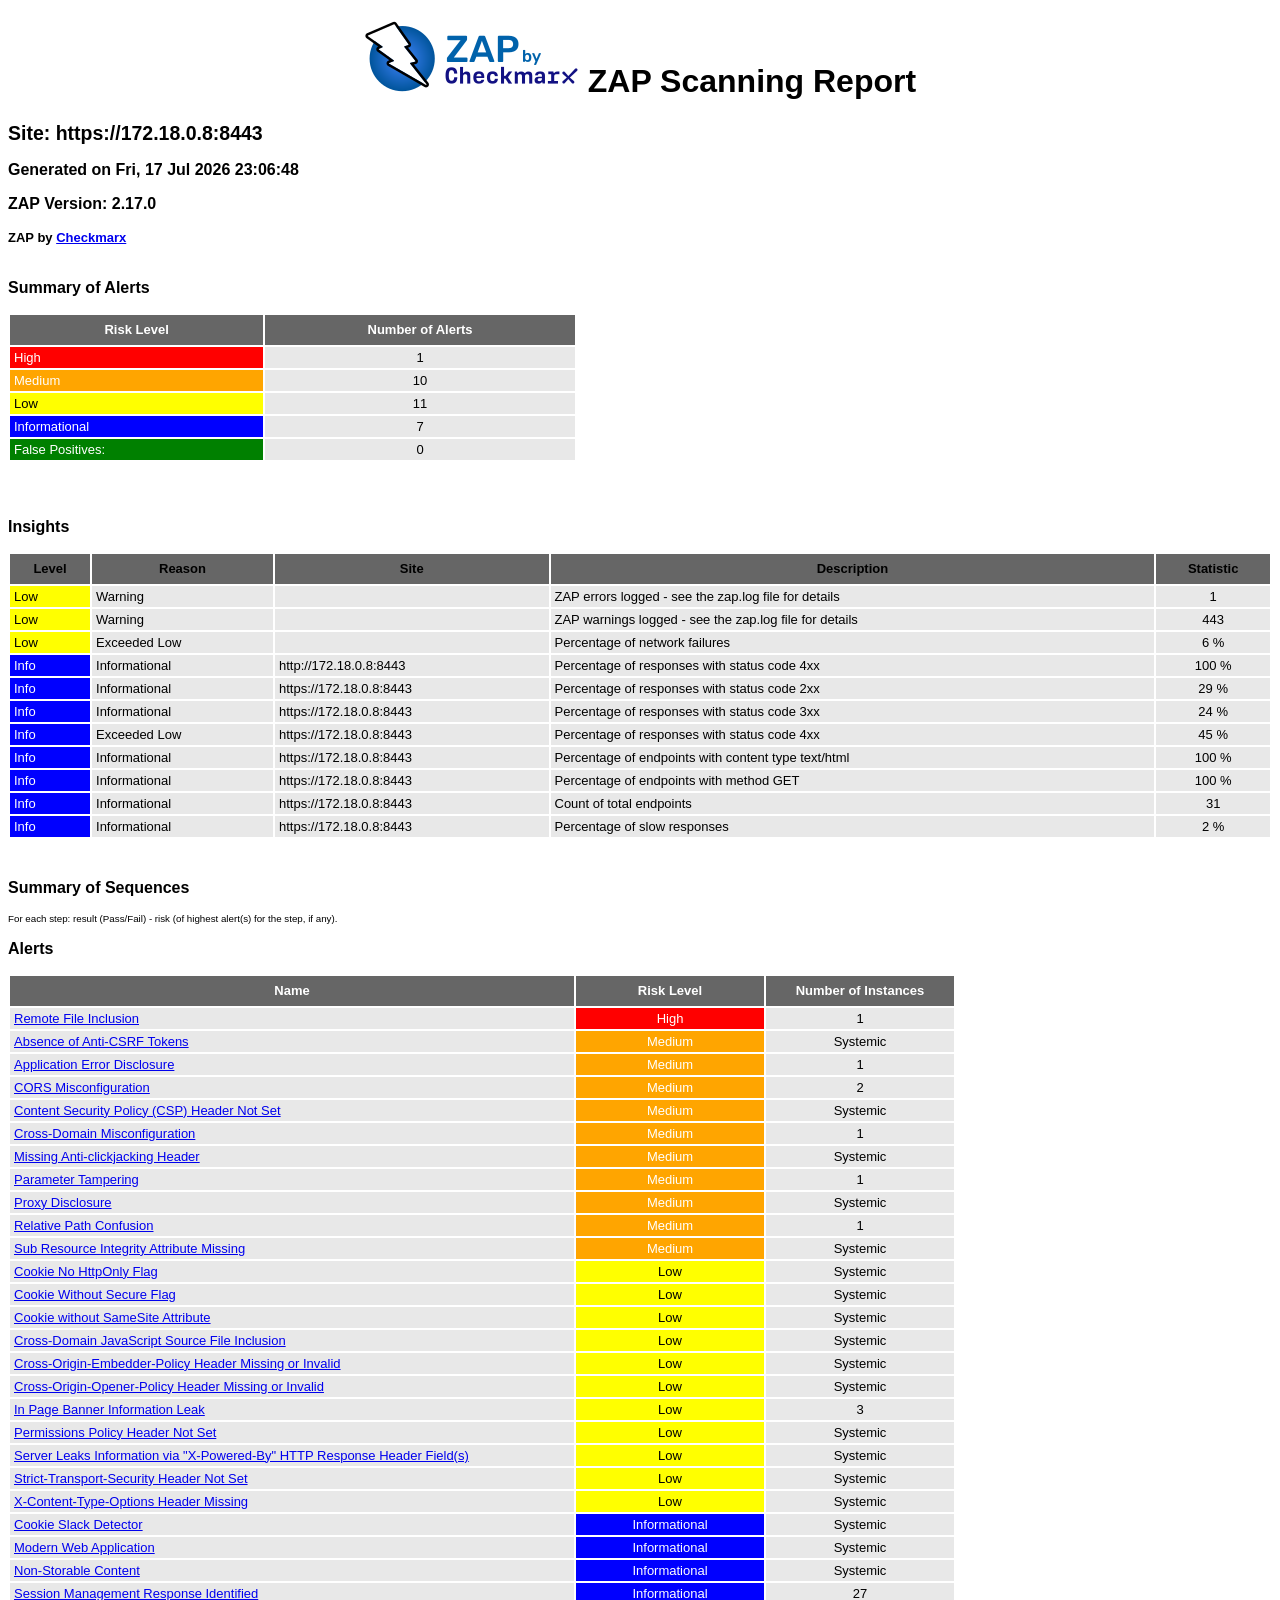
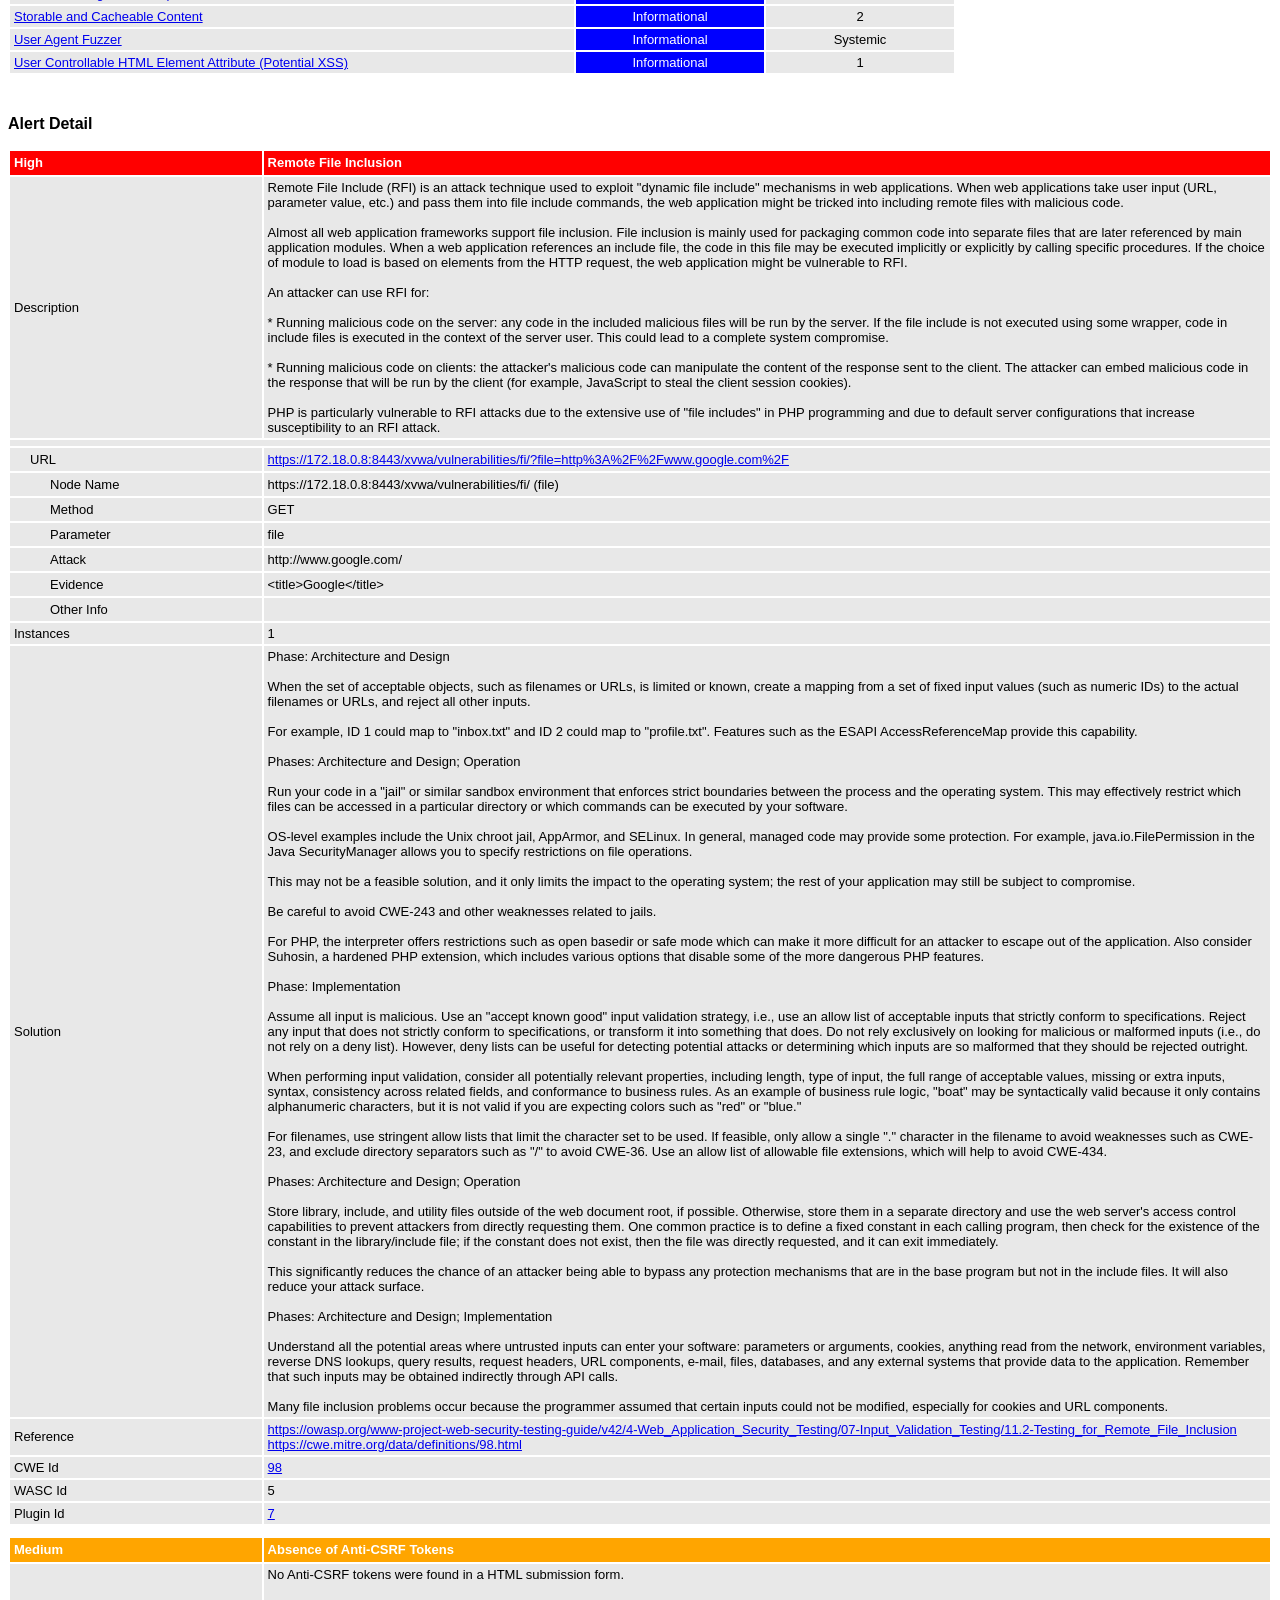
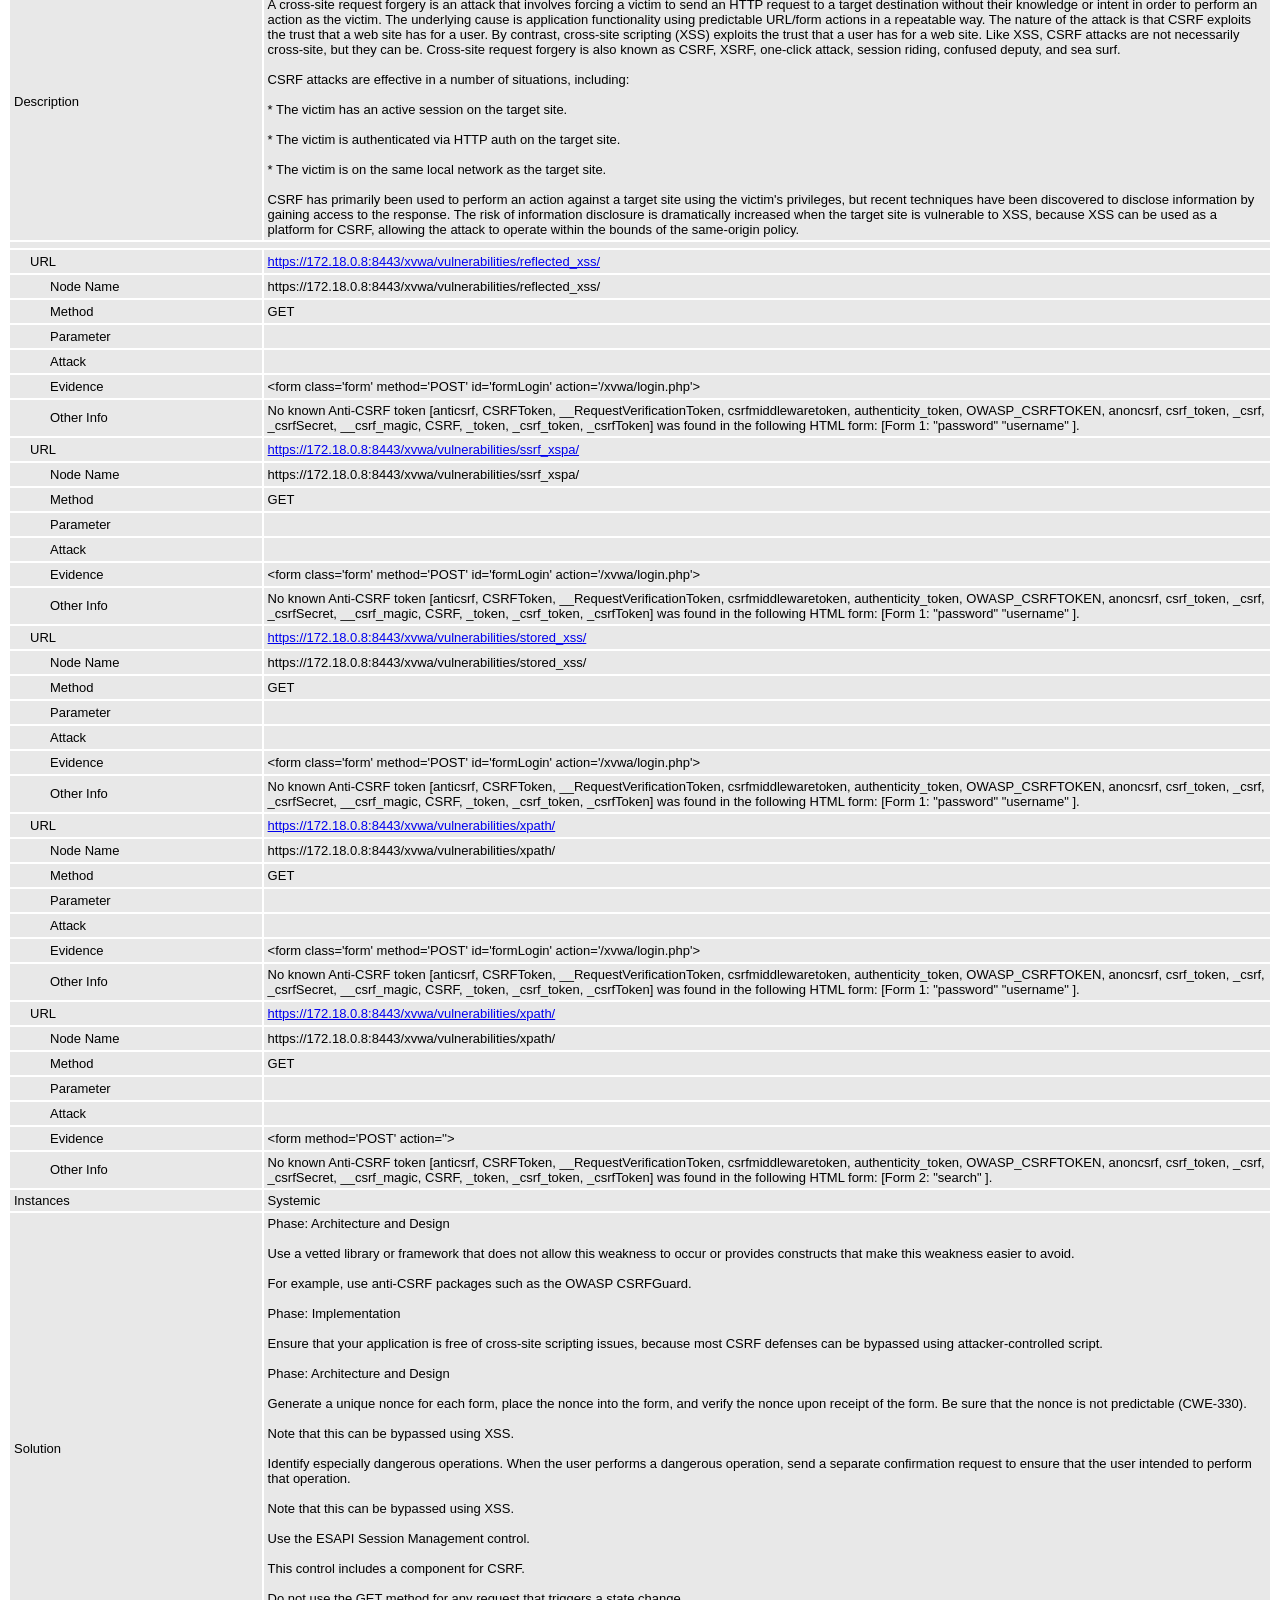
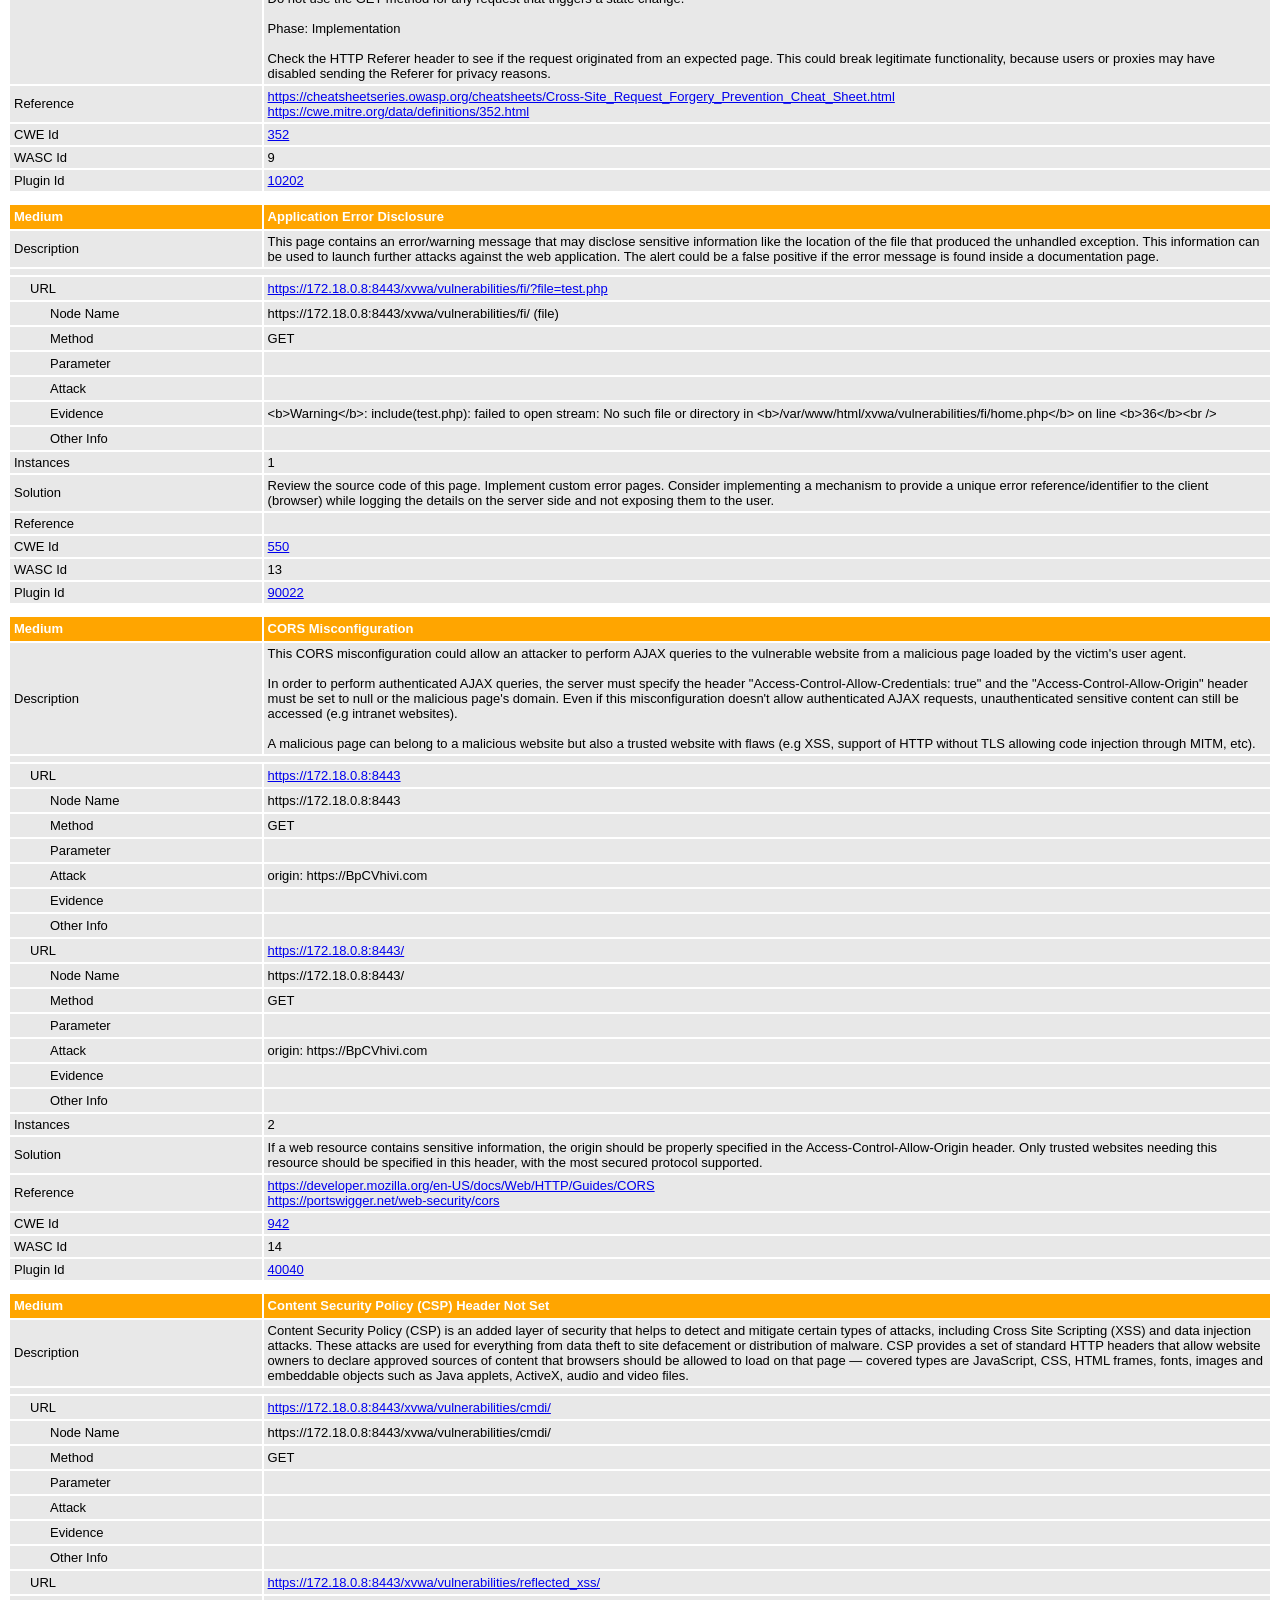
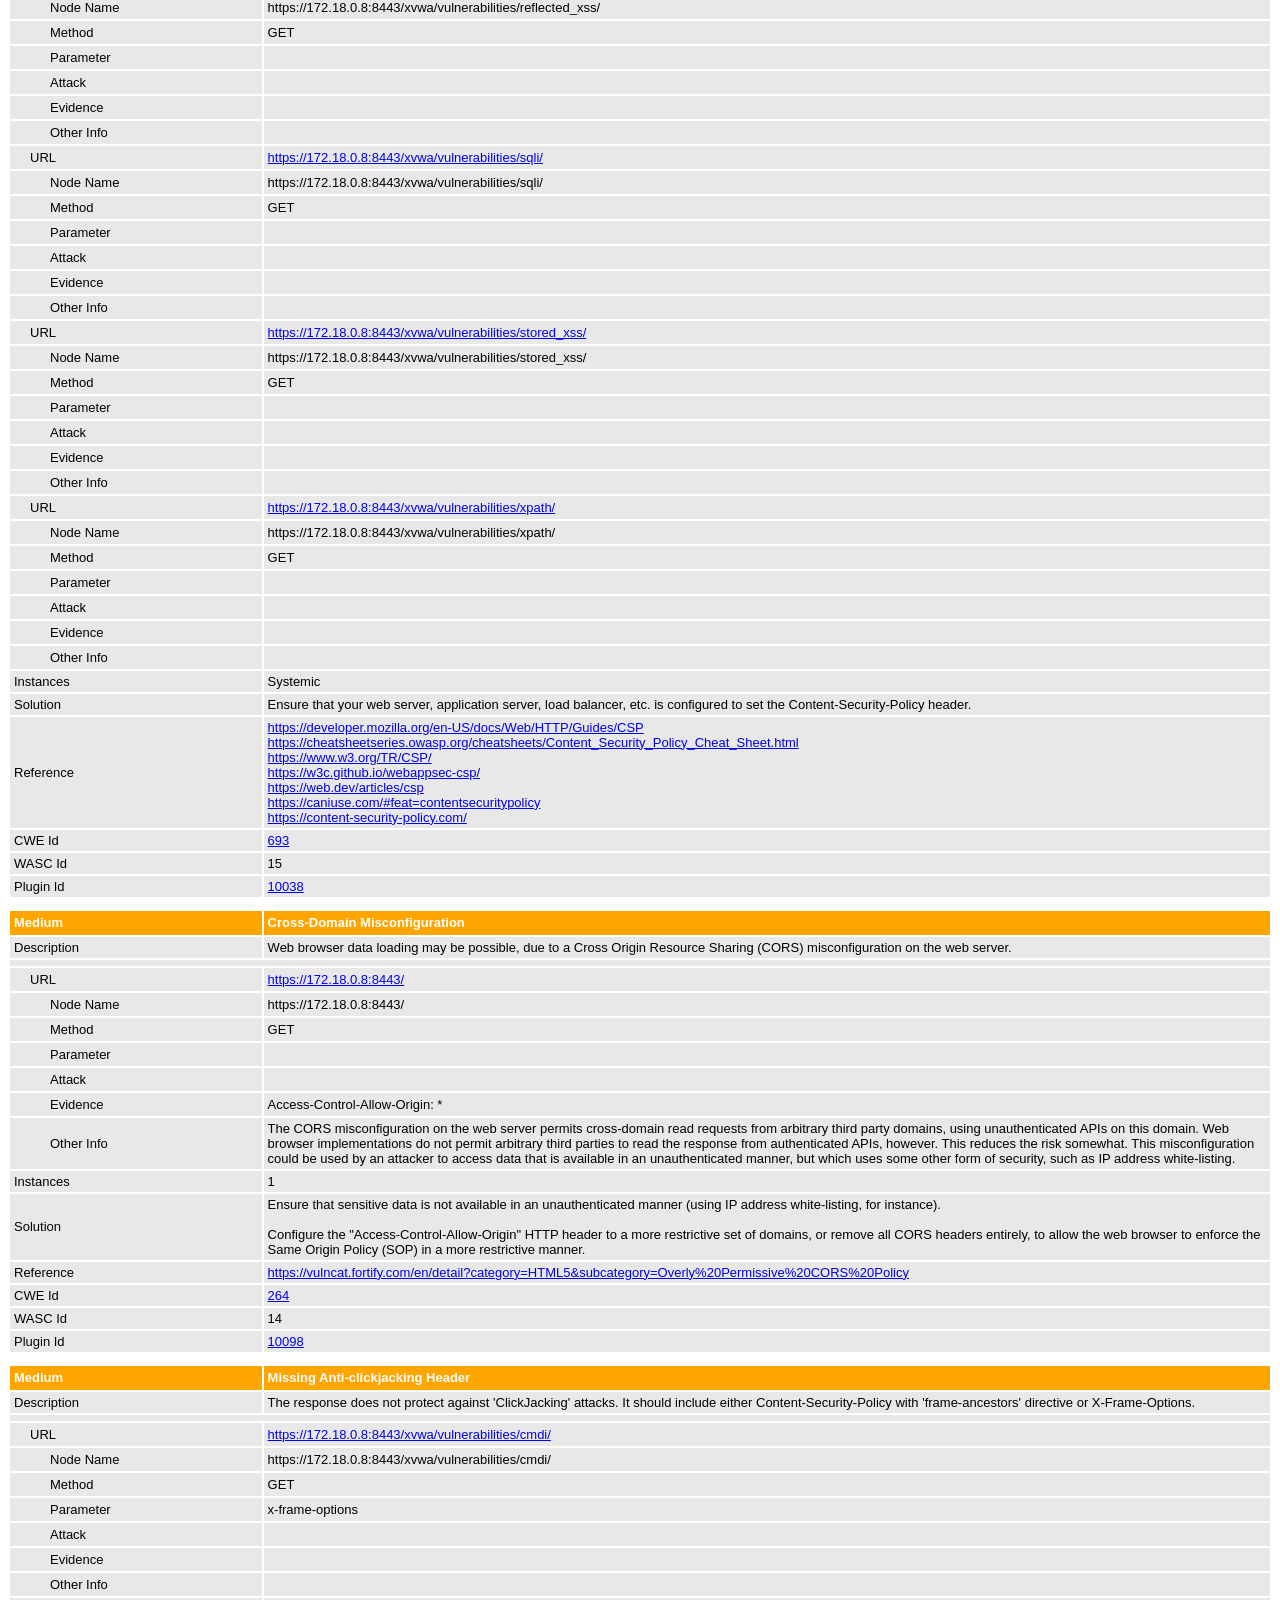
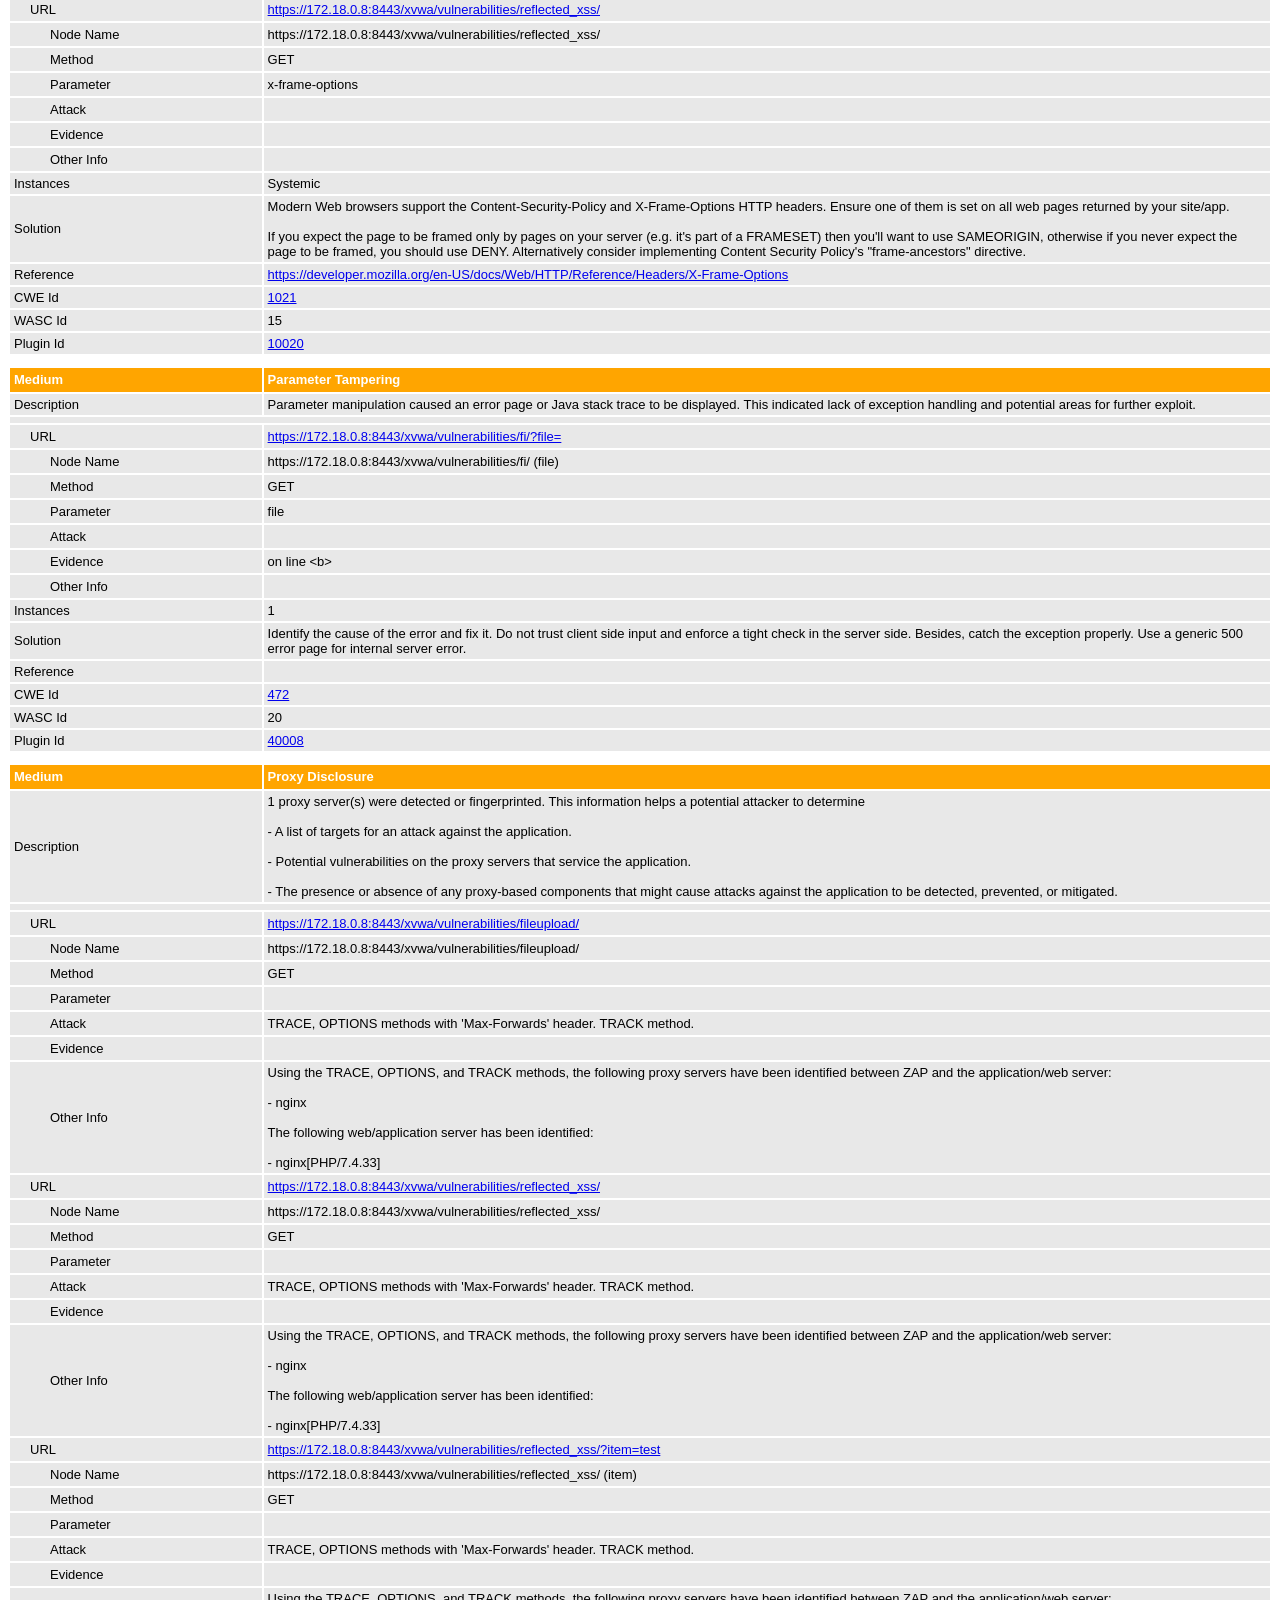
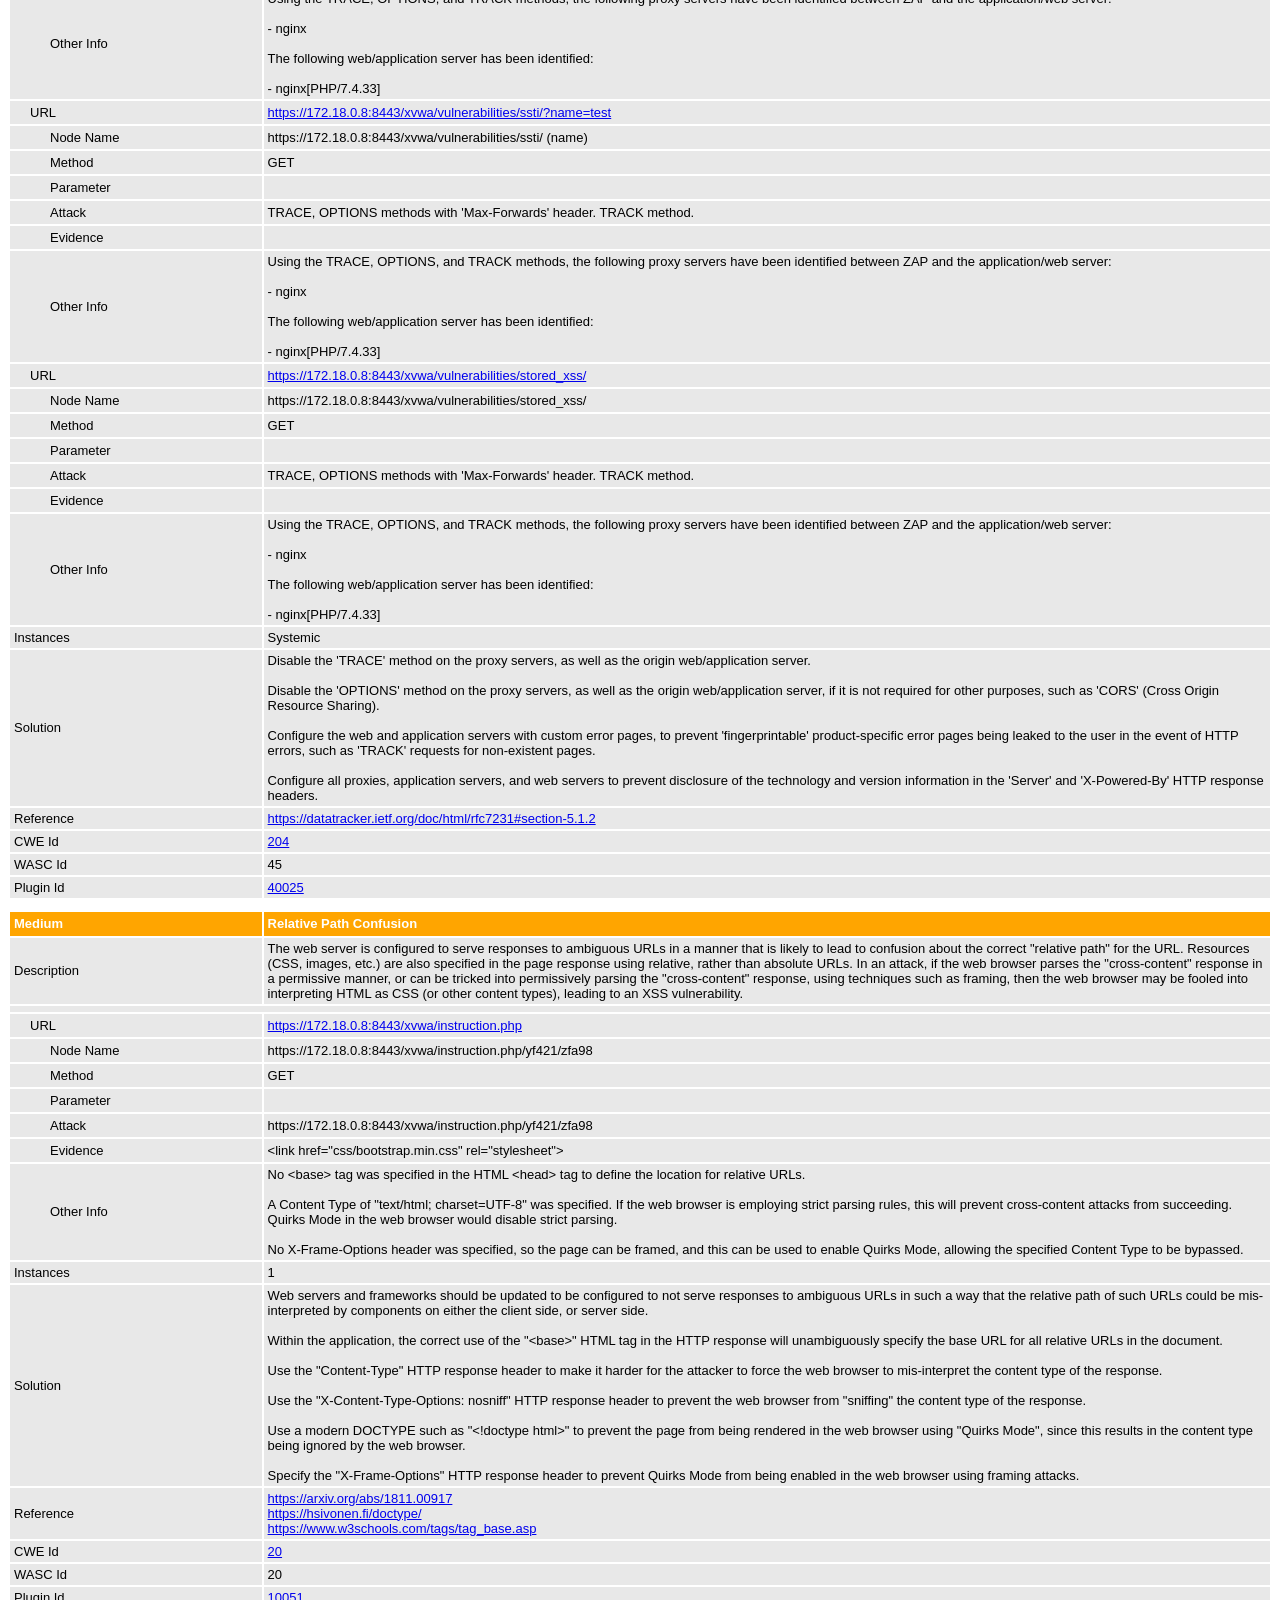
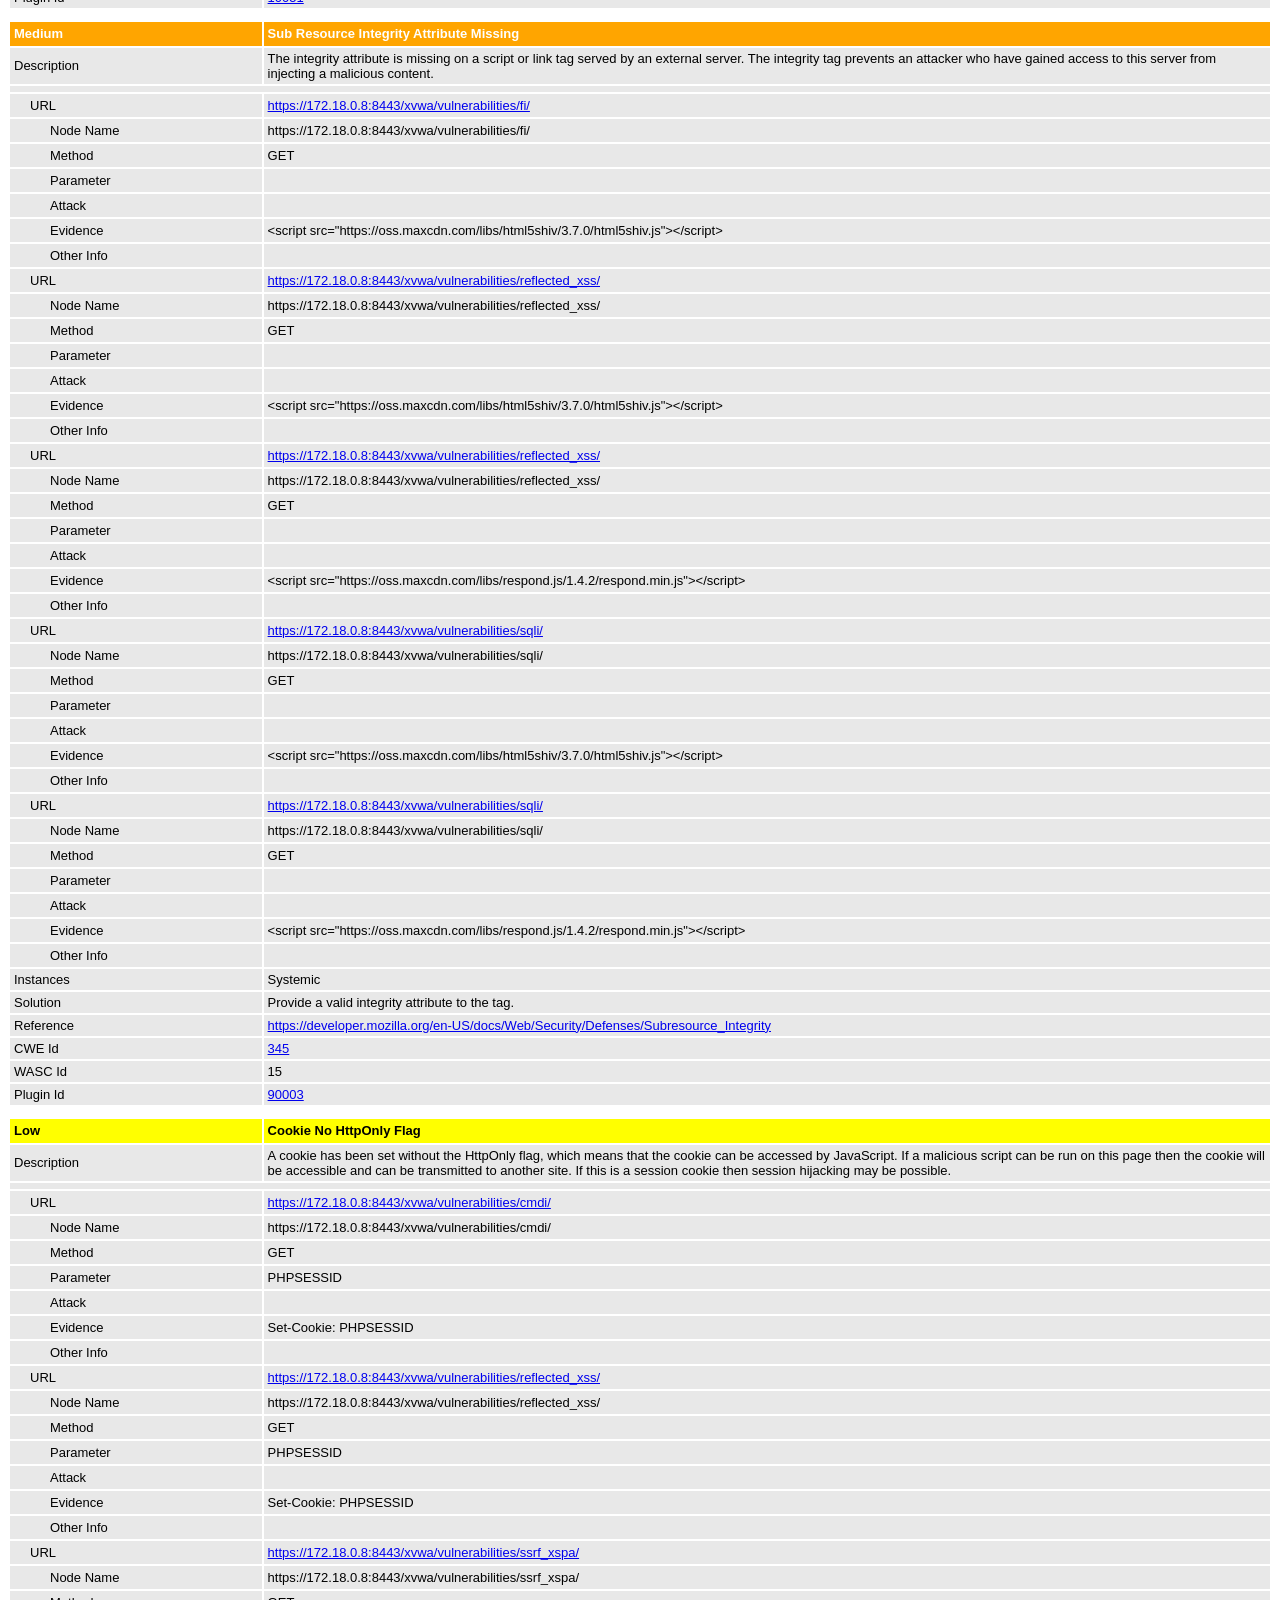
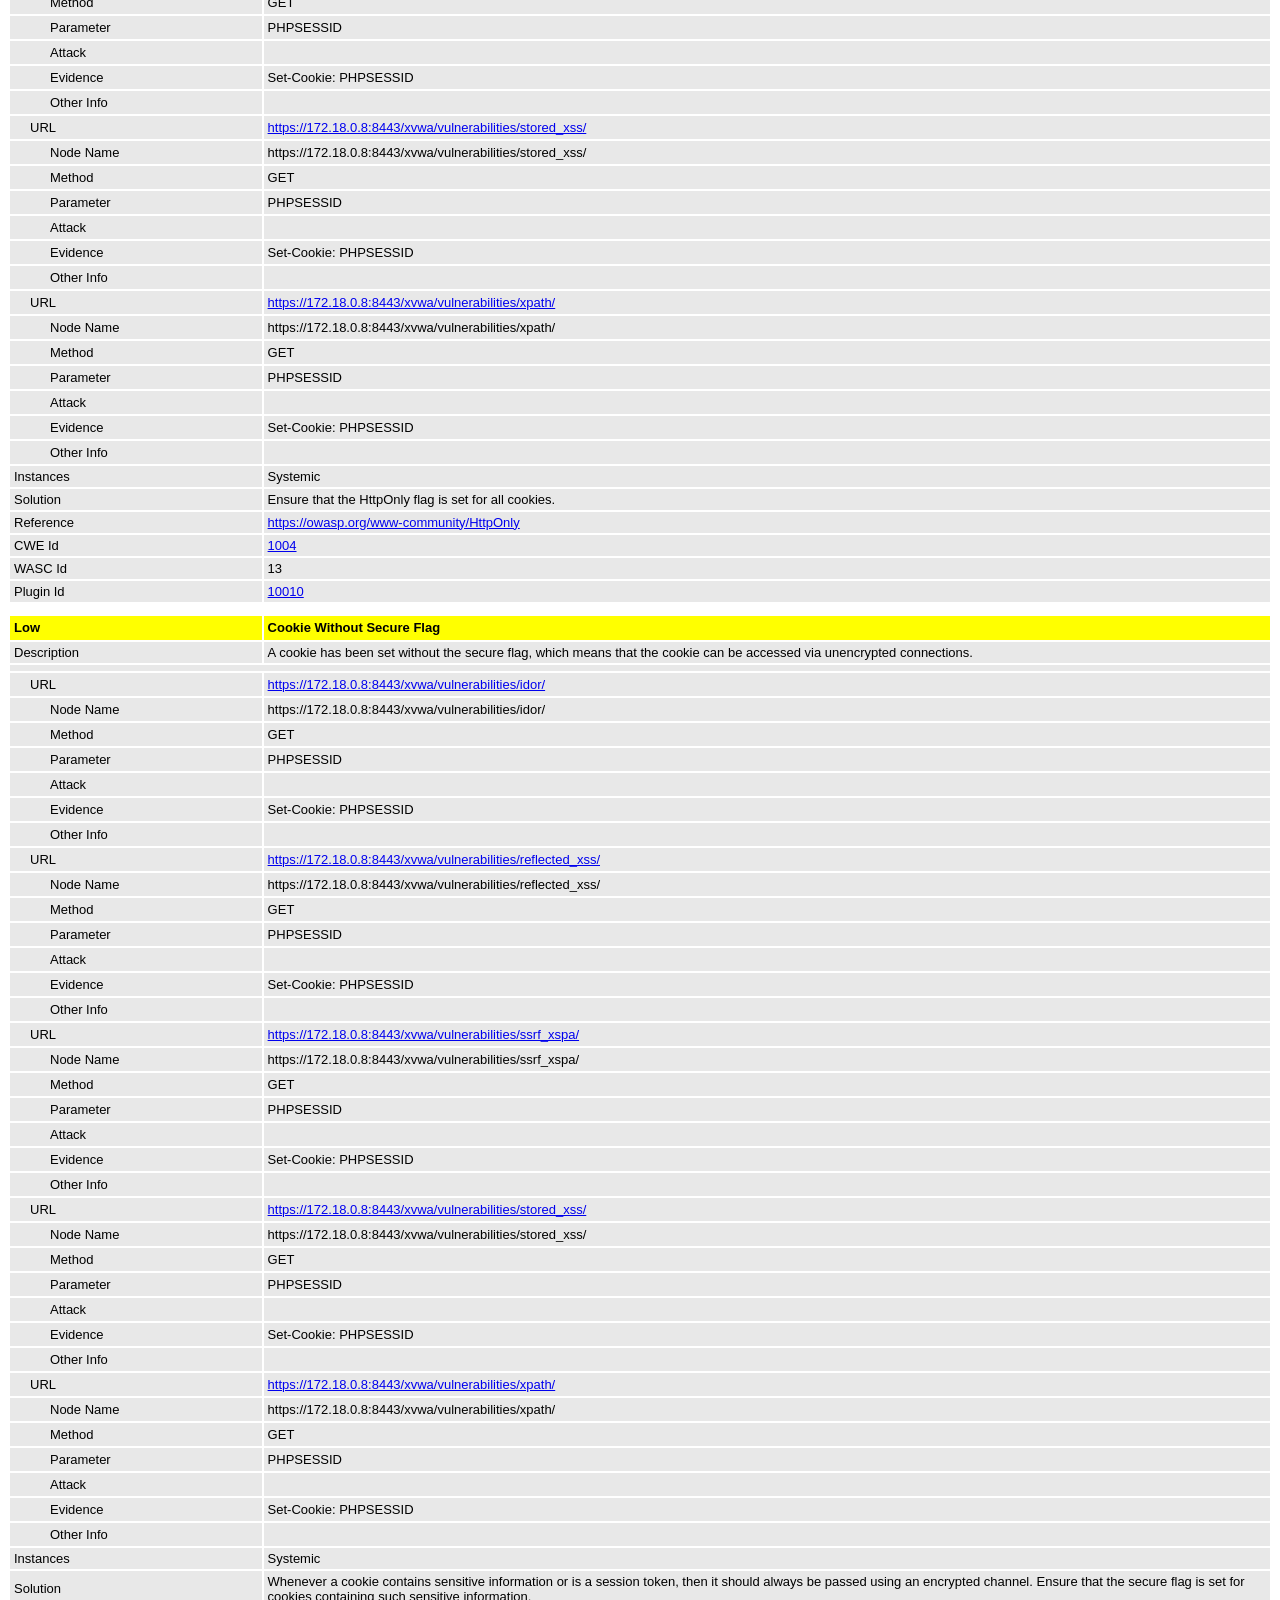
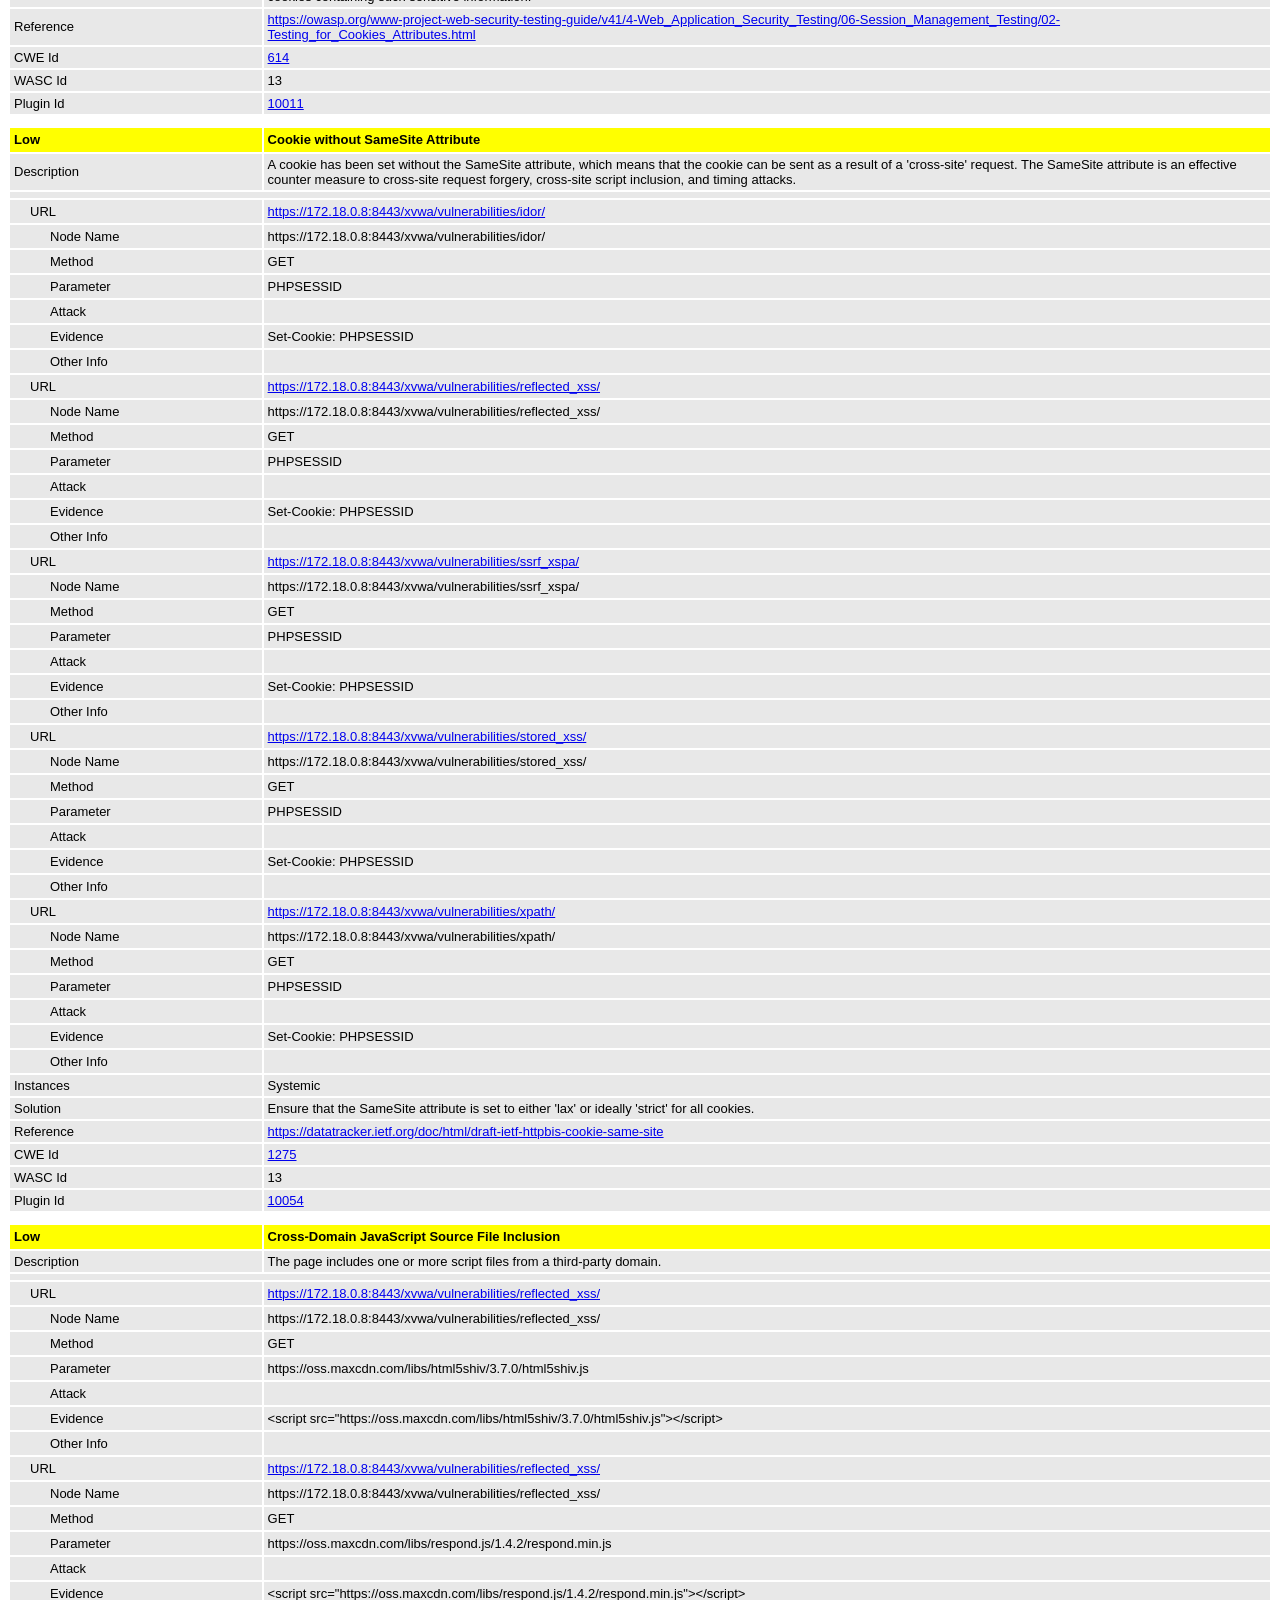
<file: validacao/results/xvwa/modsecurity/zap/zap_report.html>
<!DOCTYPE html>
<html>
<head>
<META http-equiv="Content-Type" content="text/html; charset=UTF-8" />
<title>ZAP Scanning Report</title>
<style type="text/css">
body {
	font-family: "Helvetica Neue", Helvetica, Arial, sans-serif;
	color: #000;
	font-size: 13px;
}

h1 {
	text-align: center;
	font-weight: bold;
	font-size: 32px
}

h3 {
	font-size: 16px;
}

table {
	border: none;
	font-size: 13px;
}

td, th {
	padding: 3px 4px;
	word-break: break-word;
}

th {
	font-weight: bold;
	background-color: #666666;
}

td {
	background-color: #e8e8e8;
}

.spacer {
	margin: 10px;
}

.spacer-lg {
	margin: 40px;
}

.indent1 {
	padding: 4px 20px;
}

.indent2 {
	padding: 4px 40px;
}

.risk-3 {
	background-color: red;
	color: #FFF;
}

.risk-2 {
	background-color: orange;
	color: #FFF;
}

.risk-1 {
	background-color: yellow;
	color: #000;
}

.risk-0 {
	background-color: blue;
	color: #FFF;
}

.risk--1 {
	background-color: green;
	color: #FFF;
}

.summary {
	width: 45%;
}

.summary th {
	color: #FFF;
}

.summary100 {
	width: 100%;
}

.summary80 {
	width: 80%;
}

.tdconstrainer {
	width: 9.1%;
	padding: 0
}

.alerts {
	width: 75%;
}

.alerts th {
	color: #FFF;
}

.results {
	width: 100%;
}

.results th {
	text-align: left;
}

.left-header {
	display: inline-block;
}

.pass {
	background: green;
	color: white
}

.pass::before {
	content: '\2714';
	color: white
}

.fail {
	background: red;
	color: white
}

.fail::before {
	content: '\2716';
	color: white
}

.alert-3b::before {
	content: '\2691';
	color: red
}

.alert-2b::before {
	content: '\2691 ';
	color: orange
}

.alert-1b::before {
	content: '\2691';
	color: yellow
}

.alert-0b::before {
	content: '\2691';
	color: blue
}

.alert-3a::after {
	content: '\2691';
	color: red
}

.alert-2a::after {
	content: '\2691 ';
	color: orange
}

.alert-1a::after {
	content: '\2691';
	color: yellow
}

.alert-0a::after {
	content: '\2691';
	color: blue
}

.lm2 {
	margin-left: 2em;
}

.smallnote {
	font-size: 0.75em
}

.alwayswhite {
	color: white
}

.script-diagnostic-screenshot {
	display: block;
	max-width: 100%;
	height: auto;
}
</style>
</head>
<body>
	<h1>
		<!-- The ZAP by Checkmark Logo -->
		<img
			src="[data-uri]"
			alt="" />
		ZAP Scanning Report
	</h1>
	<p />
	

	<h2>
		
		Site: https://172.18.0.8:8443
		
	</h2>

	<h3>
		Generated on Fri, 17 Jul 2026 23:06:48
	</h3>

	<h3>
		ZAP Version: 2.17.0
	</h3>

	<h4>
		ZAP by <a href="https://checkmarx.com/">Checkmarx</a>
	</h4>

	
		<h3 class="left-header">Summary of Alerts</h3>
		<table class="summary">
			<tr>
				<th width="45%"
					height="24">Risk Level</th>
				<th width="55%"
					align="center">Number of Alerts</th>
			</tr>
			<tr>
				<td class="risk-3">
					<div>High</div>
				</td>
				<td align="center">
					<div>1</div>
				</td>
			</tr>
			<tr>
				<td class="risk-2">
					<div>Medium</div>
				</td>
				<td align="center">
					<div>10</div>
				</td>
			</tr>
			<tr>
				<td class="risk-1">
					<div>Low</div>
				</td>
				<td align="center">
					<div>11</div>
				</td>
			</tr>
			<tr>
				<td class="risk-0">
					<div>Informational</div>
				</td>
				<td align="center">
					<div>7</div>
				</td>
			</tr>
			<tr>
				<td class="risk--1">
					<div>				False Positives:</div>
				</td>
				<td align="center">
					<div>0</div>
				</td>
			</tr>
		</table>
		<div class="spacer-lg"></div>
	
	
	
		<h3 class="left-header">Insights</h3>
		
		<table class="summary100">
			<tr>
				<th height="24">Level</th>
				<th>Reason</th>
				<th>Site</th>
				<th>Description</th>
				<th>Statistic</th>
			</tr>
			
				<tr>
				<td class="risk-1">
					<div>Low</div>
				</td>
				<td>
					<div>Warning</div>
				</td>
				<td>
					<div></div>
				</td>
				<td>
					<div>ZAP errors logged - see the zap.log file for details</div>
				</td>
				<td align="center">
					<div>1   </div>
				</td>
				</tr>
			
				<tr>
				<td class="risk-1">
					<div>Low</div>
				</td>
				<td>
					<div>Warning</div>
				</td>
				<td>
					<div></div>
				</td>
				<td>
					<div>ZAP warnings logged - see the zap.log file for details</div>
				</td>
				<td align="center">
					<div>443   </div>
				</td>
				</tr>
			
				<tr>
				<td class="risk-1">
					<div>Low</div>
				</td>
				<td>
					<div>Exceeded Low</div>
				</td>
				<td>
					<div></div>
				</td>
				<td>
					<div>Percentage of network failures</div>
				</td>
				<td align="center">
					<div>6 %</div>
				</td>
				</tr>
			
				<tr>
				<td class="risk-0">
					<div>Info</div>
				</td>
				<td>
					<div>Informational</div>
				</td>
				<td>
					<div>http://172.18.0.8:8443</div>
				</td>
				<td>
					<div>Percentage of responses with status code 4xx</div>
				</td>
				<td align="center">
					<div>100 %</div>
				</td>
				</tr>
			
				<tr>
				<td class="risk-0">
					<div>Info</div>
				</td>
				<td>
					<div>Informational</div>
				</td>
				<td>
					<div>https://172.18.0.8:8443</div>
				</td>
				<td>
					<div>Percentage of responses with status code 2xx</div>
				</td>
				<td align="center">
					<div>29 %</div>
				</td>
				</tr>
			
				<tr>
				<td class="risk-0">
					<div>Info</div>
				</td>
				<td>
					<div>Informational</div>
				</td>
				<td>
					<div>https://172.18.0.8:8443</div>
				</td>
				<td>
					<div>Percentage of responses with status code 3xx</div>
				</td>
				<td align="center">
					<div>24 %</div>
				</td>
				</tr>
			
				<tr>
				<td class="risk-0">
					<div>Info</div>
				</td>
				<td>
					<div>Exceeded Low</div>
				</td>
				<td>
					<div>https://172.18.0.8:8443</div>
				</td>
				<td>
					<div>Percentage of responses with status code 4xx</div>
				</td>
				<td align="center">
					<div>45 %</div>
				</td>
				</tr>
			
				<tr>
				<td class="risk-0">
					<div>Info</div>
				</td>
				<td>
					<div>Informational</div>
				</td>
				<td>
					<div>https://172.18.0.8:8443</div>
				</td>
				<td>
					<div>Percentage of endpoints with content type text/html</div>
				</td>
				<td align="center">
					<div>100 %</div>
				</td>
				</tr>
			
				<tr>
				<td class="risk-0">
					<div>Info</div>
				</td>
				<td>
					<div>Informational</div>
				</td>
				<td>
					<div>https://172.18.0.8:8443</div>
				</td>
				<td>
					<div>Percentage of endpoints with method GET</div>
				</td>
				<td align="center">
					<div>100 %</div>
				</td>
				</tr>
			
				<tr>
				<td class="risk-0">
					<div>Info</div>
				</td>
				<td>
					<div>Informational</div>
				</td>
				<td>
					<div>https://172.18.0.8:8443</div>
				</td>
				<td>
					<div>Count of total endpoints</div>
				</td>
				<td align="center">
					<div>31   </div>
				</td>
				</tr>
			
				<tr>
				<td class="risk-0">
					<div>Info</div>
				</td>
				<td>
					<div>Informational</div>
				</td>
				<td>
					<div>https://172.18.0.8:8443</div>
				</td>
				<td>
					<div>Percentage of slow responses</div>
				</td>
				<td align="center">
					<div>2 %</div>
				</td>
				</tr>
			
		</table>
		<div class="spacer-lg"></div>
	

	

	
		
			<h3>Summary of Sequences</h3>
			<p class="smallnote">For each step: result (Pass/Fail) - risk (of highest alert(s) for the step, if any).</p>

			
				</table>
			
		
	</th:block>

	
		<h3>Alerts</h3>
		<table class="alerts">
			<tr>
				<th width="60%" height="24">Name</th>
				<th width="20%"
					align="center">Risk Level</th>
				<th width="20%"
					align="center">Number of Instances</th>
			</tr>
			<tr>
				<td><a href="#7">Remote File Inclusion</a></td>
				<td align="center" class="risk-3">High</td>
				
				
				<td align="center">1</td>
				
			</tr>
			<tr>
				<td><a href="#10202">Absence of Anti-CSRF Tokens</a></td>
				<td align="center" class="risk-2">Medium</td>
				
				<td align="center">Systemic</td>
				
				
			</tr>
			<tr>
				<td><a href="#90022">Application Error Disclosure</a></td>
				<td align="center" class="risk-2">Medium</td>
				
				
				<td align="center">1</td>
				
			</tr>
			<tr>
				<td><a href="#40040">CORS Misconfiguration</a></td>
				<td align="center" class="risk-2">Medium</td>
				
				
				<td align="center">2</td>
				
			</tr>
			<tr>
				<td><a href="#10038">Content Security Policy (CSP) Header Not Set</a></td>
				<td align="center" class="risk-2">Medium</td>
				
				<td align="center">Systemic</td>
				
				
			</tr>
			<tr>
				<td><a href="#10098">Cross-Domain Misconfiguration</a></td>
				<td align="center" class="risk-2">Medium</td>
				
				
				<td align="center">1</td>
				
			</tr>
			<tr>
				<td><a href="#10020">Missing Anti-clickjacking Header</a></td>
				<td align="center" class="risk-2">Medium</td>
				
				<td align="center">Systemic</td>
				
				
			</tr>
			<tr>
				<td><a href="#40008">Parameter Tampering</a></td>
				<td align="center" class="risk-2">Medium</td>
				
				
				<td align="center">1</td>
				
			</tr>
			<tr>
				<td><a href="#40025">Proxy Disclosure</a></td>
				<td align="center" class="risk-2">Medium</td>
				
				<td align="center">Systemic</td>
				
				
			</tr>
			<tr>
				<td><a href="#10051">Relative Path Confusion</a></td>
				<td align="center" class="risk-2">Medium</td>
				
				
				<td align="center">1</td>
				
			</tr>
			<tr>
				<td><a href="#90003">Sub Resource Integrity Attribute Missing</a></td>
				<td align="center" class="risk-2">Medium</td>
				
				<td align="center">Systemic</td>
				
				
			</tr>
			<tr>
				<td><a href="#10010">Cookie No HttpOnly Flag</a></td>
				<td align="center" class="risk-1">Low</td>
				
				<td align="center">Systemic</td>
				
				
			</tr>
			<tr>
				<td><a href="#10011">Cookie Without Secure Flag</a></td>
				<td align="center" class="risk-1">Low</td>
				
				<td align="center">Systemic</td>
				
				
			</tr>
			<tr>
				<td><a href="#10054">Cookie without SameSite Attribute</a></td>
				<td align="center" class="risk-1">Low</td>
				
				<td align="center">Systemic</td>
				
				
			</tr>
			<tr>
				<td><a href="#10017">Cross-Domain JavaScript Source File Inclusion</a></td>
				<td align="center" class="risk-1">Low</td>
				
				<td align="center">Systemic</td>
				
				
			</tr>
			<tr>
				<td><a href="#90004">Cross-Origin-Embedder-Policy Header Missing or Invalid</a></td>
				<td align="center" class="risk-1">Low</td>
				
				<td align="center">Systemic</td>
				
				
			</tr>
			<tr>
				<td><a href="#90004">Cross-Origin-Opener-Policy Header Missing or Invalid</a></td>
				<td align="center" class="risk-1">Low</td>
				
				<td align="center">Systemic</td>
				
				
			</tr>
			<tr>
				<td><a href="#10009">In Page Banner Information Leak</a></td>
				<td align="center" class="risk-1">Low</td>
				
				
				<td align="center">3</td>
				
			</tr>
			<tr>
				<td><a href="#10063">Permissions Policy Header Not Set</a></td>
				<td align="center" class="risk-1">Low</td>
				
				<td align="center">Systemic</td>
				
				
			</tr>
			<tr>
				<td><a href="#10037">Server Leaks Information via &quot;X-Powered-By&quot; HTTP Response Header Field(s)</a></td>
				<td align="center" class="risk-1">Low</td>
				
				<td align="center">Systemic</td>
				
				
			</tr>
			<tr>
				<td><a href="#10035">Strict-Transport-Security Header Not Set</a></td>
				<td align="center" class="risk-1">Low</td>
				
				<td align="center">Systemic</td>
				
				
			</tr>
			<tr>
				<td><a href="#10021">X-Content-Type-Options Header Missing</a></td>
				<td align="center" class="risk-1">Low</td>
				
				<td align="center">Systemic</td>
				
				
			</tr>
			<tr>
				<td><a href="#90027">Cookie Slack Detector</a></td>
				<td align="center" class="risk-0">Informational</td>
				
				<td align="center">Systemic</td>
				
				
			</tr>
			<tr>
				<td><a href="#10109">Modern Web Application</a></td>
				<td align="center" class="risk-0">Informational</td>
				
				<td align="center">Systemic</td>
				
				
			</tr>
			<tr>
				<td><a href="#10049">Non-Storable Content</a></td>
				<td align="center" class="risk-0">Informational</td>
				
				<td align="center">Systemic</td>
				
				
			</tr>
			<tr>
				<td><a href="#10112">Session Management Response Identified</a></td>
				<td align="center" class="risk-0">Informational</td>
				
				
				<td align="center">27</td>
				
			</tr>
			<tr>
				<td><a href="#10049">Storable and Cacheable Content</a></td>
				<td align="center" class="risk-0">Informational</td>
				
				
				<td align="center">2</td>
				
			</tr>
			<tr>
				<td><a href="#10104">User Agent Fuzzer</a></td>
				<td align="center" class="risk-0">Informational</td>
				
				<td align="center">Systemic</td>
				
				
			</tr>
			<tr>
				<td><a href="#10031">User Controllable HTML Element Attribute (Potential XSS)</a></td>
				<td align="center" class="risk-0">Informational</td>
				
				
				<td align="center">1</td>
				
			</tr>
		</table>
		<div class="spacer-lg"></div>
	

	
		<h3>Alert Detail</h3>
		
			<table class="results">
				<tr height="24">
					<th width="20%" class="risk-3"><a
						id="7"></a>
						<div>High</div></th>
					<th class="risk-3">Remote File Inclusion</th>
				</tr>
				<tr>
					<td width="20%">Description</td>
					<td width="80%">
							<div>Remote File Include (RFI) is an attack technique used to exploit &quot;dynamic file include&quot; mechanisms in web applications. When web applications take user input (URL, parameter value, etc.) and pass them into file include commands, the web application might be tricked into including remote files with malicious code.</div>
							<br />
						
							<div>Almost all web application frameworks support file inclusion. File inclusion is mainly used for packaging common code into separate files that are later referenced by main application modules. When a web application references an include file, the code in this file may be executed implicitly or explicitly by calling specific procedures. If the choice of module to load is based on elements from the HTTP request, the web application might be vulnerable to RFI.</div>
							<br />
						
							<div>An attacker can use RFI for:</div>
							<br />
						
							<div>    * Running malicious code on the server: any code in the included malicious files will be run by the server. If the file include is not executed using some wrapper, code in include files is executed in the context of the server user. This could lead to a complete system compromise.</div>
							<br />
						
							<div>    * Running malicious code on clients: the attacker&#39;s malicious code can manipulate the content of the response sent to the client. The attacker can embed malicious code in the response that will be run by the client (for example, JavaScript to steal the client session cookies).</div>
							<br />
						
							<div>PHP is particularly vulnerable to RFI attacks due to the extensive use of &quot;file includes&quot; in PHP programming and due to default server configurations that increase susceptibility to an RFI attack.</div>
							
						</td>
				</tr>
				<TR vAlign="top">
					<TD colspan="2"></TD>
				</TR>
				
					<tr>
						<td width="20%"
							class="indent1">URL</td>
						<td width="80%"><a href="https://172.18.0.8:8443/xvwa/vulnerabilities/fi/?file=http%3A%2F%2Fwww.google.com%2F">https://172.18.0.8:8443/xvwa/vulnerabilities/fi/?file=http%3A%2F%2Fwww.google.com%2F</a></td>
					</tr>
					<tr>
						<td width="20%"
							class="indent2">Node Name</td>
						<td width="80%">https://172.18.0.8:8443/xvwa/vulnerabilities/fi/ (file)</td>
					</tr>
					<tr>
						<td width="20%"
							class="indent2">Method</td>
						<td width="80%">GET</td>
					</tr>
					<tr>
						<td width="20%"
							class="indent2">Parameter</td>
						<td width="80%">file</td>
					</tr>
					<tr>
						<td width="20%"
							class="indent2">Attack</td>
						<td width="80%">http://www.google.com/</td>
					</tr>
					<tr>
						<td width="20%"
							class="indent2">Evidence</td>
						<td width="80%">&lt;title&gt;Google&lt;/title&gt;</td>
					</tr>
					<tr>
						<td width="20%"
							class="indent2">Other Info</td>
						<td width="80%"></td>
					</tr>
				
				<tr>
					<td width="20%">Instances</td>
					
					
					<td width="80%">1</td>
					
				</tr>
				<tr>
					<td width="20%">Solution</td>
					<td width="80%">
							<div>Phase: Architecture and Design</div>
							<br />
						
							<div>When the set of acceptable objects, such as filenames or URLs, is limited or known, create a mapping from a set of fixed input values (such as numeric IDs) to the actual filenames or URLs, and reject all other inputs.</div>
							<br />
						
							<div>For example, ID 1 could map to &quot;inbox.txt&quot; and ID 2 could map to &quot;profile.txt&quot;. Features such as the ESAPI AccessReferenceMap provide this capability.</div>
							<br />
						
							<div>Phases: Architecture and Design; Operation</div>
							<br />
						
							<div>Run your code in a &quot;jail&quot; or similar sandbox environment that enforces strict boundaries between the process and the operating system. This may effectively restrict which files can be accessed in a particular directory or which commands can be executed by your software.</div>
							<br />
						
							<div>OS-level examples include the Unix chroot jail, AppArmor, and SELinux. In general, managed code may provide some protection. For example, java.io.FilePermission in the Java SecurityManager allows you to specify restrictions on file operations.</div>
							<br />
						
							<div>This may not be a feasible solution, and it only limits the impact to the operating system; the rest of your application may still be subject to compromise.</div>
							<br />
						
							<div>Be careful to avoid CWE-243 and other weaknesses related to jails.</div>
							<br />
						
							<div>For PHP, the interpreter offers restrictions such as open basedir or safe mode which can make it more difficult for an attacker to escape out of the application. Also consider Suhosin, a hardened PHP extension, which includes various options that disable some of the more dangerous PHP features.</div>
							<br />
						
							<div>Phase: Implementation</div>
							<br />
						
							<div>Assume all input is malicious. Use an &quot;accept known good&quot; input validation strategy, i.e., use an allow list of acceptable inputs that strictly conform to specifications. Reject any input that does not strictly conform to specifications, or transform it into something that does. Do not rely exclusively on looking for malicious or malformed inputs (i.e., do not rely on a deny list). However, deny lists can be useful for detecting potential attacks or determining which inputs are so malformed that they should be rejected outright.</div>
							<br />
						
							<div>When performing input validation, consider all potentially relevant properties, including length, type of input, the full range of acceptable values, missing or extra inputs, syntax, consistency across related fields, and conformance to business rules. As an example of business rule logic, &quot;boat&quot; may be syntactically valid because it only contains alphanumeric characters, but it is not valid if you are expecting colors such as &quot;red&quot; or &quot;blue.&quot;</div>
							<br />
						
							<div>For filenames, use stringent allow lists that limit the character set to be used. If feasible, only allow a single &quot;.&quot; character in the filename to avoid weaknesses such as CWE-23, and exclude directory separators such as &quot;/&quot; to avoid CWE-36. Use an allow list of allowable file extensions, which will help to avoid CWE-434.</div>
							<br />
						
							<div>Phases: Architecture and Design; Operation</div>
							<br />
						
							<div>Store library, include, and utility files outside of the web document root, if possible. Otherwise, store them in a separate directory and use the web server&#39;s access control capabilities to prevent attackers from directly requesting them. One common practice is to define a fixed constant in each calling program, then check for the existence of the constant in the library/include file; if the constant does not exist, then the file was directly requested, and it can exit immediately.</div>
							<br />
						
							<div>This significantly reduces the chance of an attacker being able to bypass any protection mechanisms that are in the base program but not in the include files. It will also reduce your attack surface.</div>
							<br />
						
							<div>Phases: Architecture and Design; Implementation</div>
							<br />
						
							<div>Understand all the potential areas where untrusted inputs can enter your software: parameters or arguments, cookies, anything read from the network, environment variables, reverse DNS lookups, query results, request headers, URL components, e-mail, files, databases, and any external systems that provide data to the application. Remember that such inputs may be obtained indirectly through API calls.</div>
							<br />
						
							<div>Many file inclusion problems occur because the programmer assumed that certain inputs could not be modified, especially for cookies and URL components.</div>
							
						</td>
				</tr>
				<tr>
					<td width="20%">Reference</td>
					<td width="80%">
							<a href="https://owasp.org/www-project-web-security-testing-guide/v42/4-Web_Application_Security_Testing/07-Input_Validation_Testing/11.2-Testing_for_Remote_File_Inclusion">https://owasp.org/www-project-web-security-testing-guide/v42/4-Web_Application_Security_Testing/07-Input_Validation_Testing/11.2-Testing_for_Remote_File_Inclusion</a>
							<br />
						
							<a href="https://cwe.mitre.org/data/definitions/98.html">https://cwe.mitre.org/data/definitions/98.html</a>
							
						</td>
				</tr>
				<tr>
					<td width="20%">CWE Id</td>
					<td width="80%"><a
						href="https://cwe.mitre.org/data/definitions/98.html">98</a></td>
				</tr>
				<tr>
					<td width="20%">WASC Id</td>
					<td width="80%">5</td>
				</tr>
				<tr>
					<td width="20%">Plugin Id</td>
					<td width="80%"><a
						href="https://www.zaproxy.org/docs/alerts/7/">7</a></td>
				</tr>
			</table>
			<div class="spacer"></div>
		
			<table class="results">
				<tr height="24">
					<th width="20%" class="risk-2"><a
						id="10202"></a>
						<div>Medium</div></th>
					<th class="risk-2">Absence of Anti-CSRF Tokens</th>
				</tr>
				<tr>
					<td width="20%">Description</td>
					<td width="80%">
							<div>No Anti-CSRF tokens were found in a HTML submission form.</div>
							<br />
						
							<div>A cross-site request forgery is an attack that involves forcing a victim to send an HTTP request to a target destination without their knowledge or intent in order to perform an action as the victim. The underlying cause is application functionality using predictable URL/form actions in a repeatable way. The nature of the attack is that CSRF exploits the trust that a web site has for a user. By contrast, cross-site scripting (XSS) exploits the trust that a user has for a web site. Like XSS, CSRF attacks are not necessarily cross-site, but they can be. Cross-site request forgery is also known as CSRF, XSRF, one-click attack, session riding, confused deputy, and sea surf.</div>
							<br />
						
							<div>CSRF attacks are effective in a number of situations, including:</div>
							<br />
						
							<div>    * The victim has an active session on the target site.</div>
							<br />
						
							<div>    * The victim is authenticated via HTTP auth on the target site.</div>
							<br />
						
							<div>    * The victim is on the same local network as the target site.</div>
							<br />
						
							<div>CSRF has primarily been used to perform an action against a target site using the victim&#39;s privileges, but recent techniques have been discovered to disclose information by gaining access to the response. The risk of information disclosure is dramatically increased when the target site is vulnerable to XSS, because XSS can be used as a platform for CSRF, allowing the attack to operate within the bounds of the same-origin policy.</div>
							
						</td>
				</tr>
				<TR vAlign="top">
					<TD colspan="2"></TD>
				</TR>
				
					<tr>
						<td width="20%"
							class="indent1">URL</td>
						<td width="80%"><a href="https://172.18.0.8:8443/xvwa/vulnerabilities/reflected_xss/">https://172.18.0.8:8443/xvwa/vulnerabilities/reflected_xss/</a></td>
					</tr>
					<tr>
						<td width="20%"
							class="indent2">Node Name</td>
						<td width="80%">https://172.18.0.8:8443/xvwa/vulnerabilities/reflected_xss/</td>
					</tr>
					<tr>
						<td width="20%"
							class="indent2">Method</td>
						<td width="80%">GET</td>
					</tr>
					<tr>
						<td width="20%"
							class="indent2">Parameter</td>
						<td width="80%"></td>
					</tr>
					<tr>
						<td width="20%"
							class="indent2">Attack</td>
						<td width="80%"></td>
					</tr>
					<tr>
						<td width="20%"
							class="indent2">Evidence</td>
						<td width="80%">&lt;form class=&#39;form&#39; method=&#39;POST&#39; id=&#39;formLogin&#39; action=&#39;/xvwa/login.php&#39;&gt;</td>
					</tr>
					<tr>
						<td width="20%"
							class="indent2">Other Info</td>
						<td width="80%">
							<div>No known Anti-CSRF token [anticsrf, CSRFToken, __RequestVerificationToken, csrfmiddlewaretoken, authenticity_token, OWASP_CSRFTOKEN, anoncsrf, csrf_token, _csrf, _csrfSecret, __csrf_magic, CSRF, _token, _csrf_token, _csrfToken] was found in the following HTML form: [Form 1: &quot;password&quot; &quot;username&quot; ].</div>
							
						</td>
					</tr>
				
					<tr>
						<td width="20%"
							class="indent1">URL</td>
						<td width="80%"><a href="https://172.18.0.8:8443/xvwa/vulnerabilities/ssrf_xspa/">https://172.18.0.8:8443/xvwa/vulnerabilities/ssrf_xspa/</a></td>
					</tr>
					<tr>
						<td width="20%"
							class="indent2">Node Name</td>
						<td width="80%">https://172.18.0.8:8443/xvwa/vulnerabilities/ssrf_xspa/</td>
					</tr>
					<tr>
						<td width="20%"
							class="indent2">Method</td>
						<td width="80%">GET</td>
					</tr>
					<tr>
						<td width="20%"
							class="indent2">Parameter</td>
						<td width="80%"></td>
					</tr>
					<tr>
						<td width="20%"
							class="indent2">Attack</td>
						<td width="80%"></td>
					</tr>
					<tr>
						<td width="20%"
							class="indent2">Evidence</td>
						<td width="80%">&lt;form class=&#39;form&#39; method=&#39;POST&#39; id=&#39;formLogin&#39; action=&#39;/xvwa/login.php&#39;&gt;</td>
					</tr>
					<tr>
						<td width="20%"
							class="indent2">Other Info</td>
						<td width="80%">
							<div>No known Anti-CSRF token [anticsrf, CSRFToken, __RequestVerificationToken, csrfmiddlewaretoken, authenticity_token, OWASP_CSRFTOKEN, anoncsrf, csrf_token, _csrf, _csrfSecret, __csrf_magic, CSRF, _token, _csrf_token, _csrfToken] was found in the following HTML form: [Form 1: &quot;password&quot; &quot;username&quot; ].</div>
							
						</td>
					</tr>
				
					<tr>
						<td width="20%"
							class="indent1">URL</td>
						<td width="80%"><a href="https://172.18.0.8:8443/xvwa/vulnerabilities/stored_xss/">https://172.18.0.8:8443/xvwa/vulnerabilities/stored_xss/</a></td>
					</tr>
					<tr>
						<td width="20%"
							class="indent2">Node Name</td>
						<td width="80%">https://172.18.0.8:8443/xvwa/vulnerabilities/stored_xss/</td>
					</tr>
					<tr>
						<td width="20%"
							class="indent2">Method</td>
						<td width="80%">GET</td>
					</tr>
					<tr>
						<td width="20%"
							class="indent2">Parameter</td>
						<td width="80%"></td>
					</tr>
					<tr>
						<td width="20%"
							class="indent2">Attack</td>
						<td width="80%"></td>
					</tr>
					<tr>
						<td width="20%"
							class="indent2">Evidence</td>
						<td width="80%">&lt;form class=&#39;form&#39; method=&#39;POST&#39; id=&#39;formLogin&#39; action=&#39;/xvwa/login.php&#39;&gt;</td>
					</tr>
					<tr>
						<td width="20%"
							class="indent2">Other Info</td>
						<td width="80%">
							<div>No known Anti-CSRF token [anticsrf, CSRFToken, __RequestVerificationToken, csrfmiddlewaretoken, authenticity_token, OWASP_CSRFTOKEN, anoncsrf, csrf_token, _csrf, _csrfSecret, __csrf_magic, CSRF, _token, _csrf_token, _csrfToken] was found in the following HTML form: [Form 1: &quot;password&quot; &quot;username&quot; ].</div>
							
						</td>
					</tr>
				
					<tr>
						<td width="20%"
							class="indent1">URL</td>
						<td width="80%"><a href="https://172.18.0.8:8443/xvwa/vulnerabilities/xpath/">https://172.18.0.8:8443/xvwa/vulnerabilities/xpath/</a></td>
					</tr>
					<tr>
						<td width="20%"
							class="indent2">Node Name</td>
						<td width="80%">https://172.18.0.8:8443/xvwa/vulnerabilities/xpath/</td>
					</tr>
					<tr>
						<td width="20%"
							class="indent2">Method</td>
						<td width="80%">GET</td>
					</tr>
					<tr>
						<td width="20%"
							class="indent2">Parameter</td>
						<td width="80%"></td>
					</tr>
					<tr>
						<td width="20%"
							class="indent2">Attack</td>
						<td width="80%"></td>
					</tr>
					<tr>
						<td width="20%"
							class="indent2">Evidence</td>
						<td width="80%">&lt;form class=&#39;form&#39; method=&#39;POST&#39; id=&#39;formLogin&#39; action=&#39;/xvwa/login.php&#39;&gt;</td>
					</tr>
					<tr>
						<td width="20%"
							class="indent2">Other Info</td>
						<td width="80%">
							<div>No known Anti-CSRF token [anticsrf, CSRFToken, __RequestVerificationToken, csrfmiddlewaretoken, authenticity_token, OWASP_CSRFTOKEN, anoncsrf, csrf_token, _csrf, _csrfSecret, __csrf_magic, CSRF, _token, _csrf_token, _csrfToken] was found in the following HTML form: [Form 1: &quot;password&quot; &quot;username&quot; ].</div>
							
						</td>
					</tr>
				
					<tr>
						<td width="20%"
							class="indent1">URL</td>
						<td width="80%"><a href="https://172.18.0.8:8443/xvwa/vulnerabilities/xpath/">https://172.18.0.8:8443/xvwa/vulnerabilities/xpath/</a></td>
					</tr>
					<tr>
						<td width="20%"
							class="indent2">Node Name</td>
						<td width="80%">https://172.18.0.8:8443/xvwa/vulnerabilities/xpath/</td>
					</tr>
					<tr>
						<td width="20%"
							class="indent2">Method</td>
						<td width="80%">GET</td>
					</tr>
					<tr>
						<td width="20%"
							class="indent2">Parameter</td>
						<td width="80%"></td>
					</tr>
					<tr>
						<td width="20%"
							class="indent2">Attack</td>
						<td width="80%"></td>
					</tr>
					<tr>
						<td width="20%"
							class="indent2">Evidence</td>
						<td width="80%">&lt;form method=&#39;POST&#39; action=&#39;&#39;&gt;</td>
					</tr>
					<tr>
						<td width="20%"
							class="indent2">Other Info</td>
						<td width="80%">
							<div>No known Anti-CSRF token [anticsrf, CSRFToken, __RequestVerificationToken, csrfmiddlewaretoken, authenticity_token, OWASP_CSRFTOKEN, anoncsrf, csrf_token, _csrf, _csrfSecret, __csrf_magic, CSRF, _token, _csrf_token, _csrfToken] was found in the following HTML form: [Form 2: &quot;search&quot; ].</div>
							
						</td>
					</tr>
				
				<tr>
					<td width="20%">Instances</td>
					
					<td width="80%">Systemic</td>
					
					
				</tr>
				<tr>
					<td width="20%">Solution</td>
					<td width="80%">
							<div>Phase: Architecture and Design</div>
							<br />
						
							<div>Use a vetted library or framework that does not allow this weakness to occur or provides constructs that make this weakness easier to avoid.</div>
							<br />
						
							<div>For example, use anti-CSRF packages such as the OWASP CSRFGuard.</div>
							<br />
						
							<div>Phase: Implementation</div>
							<br />
						
							<div>Ensure that your application is free of cross-site scripting issues, because most CSRF defenses can be bypassed using attacker-controlled script.</div>
							<br />
						
							<div>Phase: Architecture and Design</div>
							<br />
						
							<div>Generate a unique nonce for each form, place the nonce into the form, and verify the nonce upon receipt of the form. Be sure that the nonce is not predictable (CWE-330).</div>
							<br />
						
							<div>Note that this can be bypassed using XSS.</div>
							<br />
						
							<div>Identify especially dangerous operations. When the user performs a dangerous operation, send a separate confirmation request to ensure that the user intended to perform that operation.</div>
							<br />
						
							<div>Note that this can be bypassed using XSS.</div>
							<br />
						
							<div>Use the ESAPI Session Management control.</div>
							<br />
						
							<div>This control includes a component for CSRF.</div>
							<br />
						
							<div>Do not use the GET method for any request that triggers a state change.</div>
							<br />
						
							<div>Phase: Implementation</div>
							<br />
						
							<div>Check the HTTP Referer header to see if the request originated from an expected page. This could break legitimate functionality, because users or proxies may have disabled sending the Referer for privacy reasons.</div>
							
						</td>
				</tr>
				<tr>
					<td width="20%">Reference</td>
					<td width="80%">
							<a href="https://cheatsheetseries.owasp.org/cheatsheets/Cross-Site_Request_Forgery_Prevention_Cheat_Sheet.html">https://cheatsheetseries.owasp.org/cheatsheets/Cross-Site_Request_Forgery_Prevention_Cheat_Sheet.html</a>
							<br />
						
							<a href="https://cwe.mitre.org/data/definitions/352.html">https://cwe.mitre.org/data/definitions/352.html</a>
							
						</td>
				</tr>
				<tr>
					<td width="20%">CWE Id</td>
					<td width="80%"><a
						href="https://cwe.mitre.org/data/definitions/352.html">352</a></td>
				</tr>
				<tr>
					<td width="20%">WASC Id</td>
					<td width="80%">9</td>
				</tr>
				<tr>
					<td width="20%">Plugin Id</td>
					<td width="80%"><a
						href="https://www.zaproxy.org/docs/alerts/10202/">10202</a></td>
				</tr>
			</table>
			<div class="spacer"></div>
		
			<table class="results">
				<tr height="24">
					<th width="20%" class="risk-2"><a
						id="90022"></a>
						<div>Medium</div></th>
					<th class="risk-2">Application Error Disclosure</th>
				</tr>
				<tr>
					<td width="20%">Description</td>
					<td width="80%">
							<div>This page contains an error/warning message that may disclose sensitive information like the location of the file that produced the unhandled exception. This information can be used to launch further attacks against the web application. The alert could be a false positive if the error message is found inside a documentation page.</div>
							
						</td>
				</tr>
				<TR vAlign="top">
					<TD colspan="2"></TD>
				</TR>
				
					<tr>
						<td width="20%"
							class="indent1">URL</td>
						<td width="80%"><a href="https://172.18.0.8:8443/xvwa/vulnerabilities/fi/?file=test.php">https://172.18.0.8:8443/xvwa/vulnerabilities/fi/?file=test.php</a></td>
					</tr>
					<tr>
						<td width="20%"
							class="indent2">Node Name</td>
						<td width="80%">https://172.18.0.8:8443/xvwa/vulnerabilities/fi/ (file)</td>
					</tr>
					<tr>
						<td width="20%"
							class="indent2">Method</td>
						<td width="80%">GET</td>
					</tr>
					<tr>
						<td width="20%"
							class="indent2">Parameter</td>
						<td width="80%"></td>
					</tr>
					<tr>
						<td width="20%"
							class="indent2">Attack</td>
						<td width="80%"></td>
					</tr>
					<tr>
						<td width="20%"
							class="indent2">Evidence</td>
						<td width="80%">&lt;b&gt;Warning&lt;/b&gt;:  include(test.php): failed to open stream: No such file or directory in &lt;b&gt;/var/www/html/xvwa/vulnerabilities/fi/home.php&lt;/b&gt; on line &lt;b&gt;36&lt;/b&gt;&lt;br /&gt;</td>
					</tr>
					<tr>
						<td width="20%"
							class="indent2">Other Info</td>
						<td width="80%"></td>
					</tr>
				
				<tr>
					<td width="20%">Instances</td>
					
					
					<td width="80%">1</td>
					
				</tr>
				<tr>
					<td width="20%">Solution</td>
					<td width="80%">
							<div>Review the source code of this page. Implement custom error pages. Consider implementing a mechanism to provide a unique error reference/identifier to the client (browser) while logging the details on the server side and not exposing them to the user.</div>
							
						</td>
				</tr>
				<tr>
					<td width="20%">Reference</td>
					<td width="80%"></td>
				</tr>
				<tr>
					<td width="20%">CWE Id</td>
					<td width="80%"><a
						href="https://cwe.mitre.org/data/definitions/550.html">550</a></td>
				</tr>
				<tr>
					<td width="20%">WASC Id</td>
					<td width="80%">13</td>
				</tr>
				<tr>
					<td width="20%">Plugin Id</td>
					<td width="80%"><a
						href="https://www.zaproxy.org/docs/alerts/90022/">90022</a></td>
				</tr>
			</table>
			<div class="spacer"></div>
		
			<table class="results">
				<tr height="24">
					<th width="20%" class="risk-2"><a
						id="40040"></a>
						<div>Medium</div></th>
					<th class="risk-2">CORS Misconfiguration</th>
				</tr>
				<tr>
					<td width="20%">Description</td>
					<td width="80%">
							<div>This CORS misconfiguration could allow an attacker to perform AJAX queries to the vulnerable website from a malicious page loaded by the victim&#39;s user agent.</div>
							<br />
						
							<div>In order to perform authenticated AJAX queries, the server must specify the header &quot;Access-Control-Allow-Credentials: true&quot; and the &quot;Access-Control-Allow-Origin&quot; header must be set to null or the malicious page&#39;s domain. Even if this misconfiguration doesn&#39;t allow authenticated AJAX requests, unauthenticated sensitive content can still be accessed (e.g intranet websites).</div>
							<br />
						
							<div>A malicious page can belong to a malicious website but also a trusted website with flaws (e.g XSS, support of HTTP without TLS allowing code injection through MITM, etc).</div>
							
						</td>
				</tr>
				<TR vAlign="top">
					<TD colspan="2"></TD>
				</TR>
				
					<tr>
						<td width="20%"
							class="indent1">URL</td>
						<td width="80%"><a href="https://172.18.0.8:8443">https://172.18.0.8:8443</a></td>
					</tr>
					<tr>
						<td width="20%"
							class="indent2">Node Name</td>
						<td width="80%">https://172.18.0.8:8443</td>
					</tr>
					<tr>
						<td width="20%"
							class="indent2">Method</td>
						<td width="80%">GET</td>
					</tr>
					<tr>
						<td width="20%"
							class="indent2">Parameter</td>
						<td width="80%"></td>
					</tr>
					<tr>
						<td width="20%"
							class="indent2">Attack</td>
						<td width="80%">origin: https://BpCVhivi.com</td>
					</tr>
					<tr>
						<td width="20%"
							class="indent2">Evidence</td>
						<td width="80%"></td>
					</tr>
					<tr>
						<td width="20%"
							class="indent2">Other Info</td>
						<td width="80%"></td>
					</tr>
				
					<tr>
						<td width="20%"
							class="indent1">URL</td>
						<td width="80%"><a href="https://172.18.0.8:8443/">https://172.18.0.8:8443/</a></td>
					</tr>
					<tr>
						<td width="20%"
							class="indent2">Node Name</td>
						<td width="80%">https://172.18.0.8:8443/</td>
					</tr>
					<tr>
						<td width="20%"
							class="indent2">Method</td>
						<td width="80%">GET</td>
					</tr>
					<tr>
						<td width="20%"
							class="indent2">Parameter</td>
						<td width="80%"></td>
					</tr>
					<tr>
						<td width="20%"
							class="indent2">Attack</td>
						<td width="80%">origin: https://BpCVhivi.com</td>
					</tr>
					<tr>
						<td width="20%"
							class="indent2">Evidence</td>
						<td width="80%"></td>
					</tr>
					<tr>
						<td width="20%"
							class="indent2">Other Info</td>
						<td width="80%"></td>
					</tr>
				
				<tr>
					<td width="20%">Instances</td>
					
					
					<td width="80%">2</td>
					
				</tr>
				<tr>
					<td width="20%">Solution</td>
					<td width="80%">
							<div>If a web resource contains sensitive information, the origin should be properly specified in the Access-Control-Allow-Origin header. Only trusted websites needing this resource should be specified in this header, with the most secured protocol supported.</div>
							
						</td>
				</tr>
				<tr>
					<td width="20%">Reference</td>
					<td width="80%">
							<a href="https://developer.mozilla.org/en-US/docs/Web/HTTP/Guides/CORS">https://developer.mozilla.org/en-US/docs/Web/HTTP/Guides/CORS</a>
							<br />
						
							<a href="https://portswigger.net/web-security/cors">https://portswigger.net/web-security/cors</a>
							
						</td>
				</tr>
				<tr>
					<td width="20%">CWE Id</td>
					<td width="80%"><a
						href="https://cwe.mitre.org/data/definitions/942.html">942</a></td>
				</tr>
				<tr>
					<td width="20%">WASC Id</td>
					<td width="80%">14</td>
				</tr>
				<tr>
					<td width="20%">Plugin Id</td>
					<td width="80%"><a
						href="https://www.zaproxy.org/docs/alerts/40040/">40040</a></td>
				</tr>
			</table>
			<div class="spacer"></div>
		
			<table class="results">
				<tr height="24">
					<th width="20%" class="risk-2"><a
						id="10038"></a>
						<div>Medium</div></th>
					<th class="risk-2">Content Security Policy (CSP) Header Not Set</th>
				</tr>
				<tr>
					<td width="20%">Description</td>
					<td width="80%">
							<div>Content Security Policy (CSP) is an added layer of security that helps to detect and mitigate certain types of attacks, including Cross Site Scripting (XSS) and data injection attacks. These attacks are used for everything from data theft to site defacement or distribution of malware. CSP provides a set of standard HTTP headers that allow website owners to declare approved sources of content that browsers should be allowed to load on that page — covered types are JavaScript, CSS, HTML frames, fonts, images and embeddable objects such as Java applets, ActiveX, audio and video files.</div>
							
						</td>
				</tr>
				<TR vAlign="top">
					<TD colspan="2"></TD>
				</TR>
				
					<tr>
						<td width="20%"
							class="indent1">URL</td>
						<td width="80%"><a href="https://172.18.0.8:8443/xvwa/vulnerabilities/cmdi/">https://172.18.0.8:8443/xvwa/vulnerabilities/cmdi/</a></td>
					</tr>
					<tr>
						<td width="20%"
							class="indent2">Node Name</td>
						<td width="80%">https://172.18.0.8:8443/xvwa/vulnerabilities/cmdi/</td>
					</tr>
					<tr>
						<td width="20%"
							class="indent2">Method</td>
						<td width="80%">GET</td>
					</tr>
					<tr>
						<td width="20%"
							class="indent2">Parameter</td>
						<td width="80%"></td>
					</tr>
					<tr>
						<td width="20%"
							class="indent2">Attack</td>
						<td width="80%"></td>
					</tr>
					<tr>
						<td width="20%"
							class="indent2">Evidence</td>
						<td width="80%"></td>
					</tr>
					<tr>
						<td width="20%"
							class="indent2">Other Info</td>
						<td width="80%"></td>
					</tr>
				
					<tr>
						<td width="20%"
							class="indent1">URL</td>
						<td width="80%"><a href="https://172.18.0.8:8443/xvwa/vulnerabilities/reflected_xss/">https://172.18.0.8:8443/xvwa/vulnerabilities/reflected_xss/</a></td>
					</tr>
					<tr>
						<td width="20%"
							class="indent2">Node Name</td>
						<td width="80%">https://172.18.0.8:8443/xvwa/vulnerabilities/reflected_xss/</td>
					</tr>
					<tr>
						<td width="20%"
							class="indent2">Method</td>
						<td width="80%">GET</td>
					</tr>
					<tr>
						<td width="20%"
							class="indent2">Parameter</td>
						<td width="80%"></td>
					</tr>
					<tr>
						<td width="20%"
							class="indent2">Attack</td>
						<td width="80%"></td>
					</tr>
					<tr>
						<td width="20%"
							class="indent2">Evidence</td>
						<td width="80%"></td>
					</tr>
					<tr>
						<td width="20%"
							class="indent2">Other Info</td>
						<td width="80%"></td>
					</tr>
				
					<tr>
						<td width="20%"
							class="indent1">URL</td>
						<td width="80%"><a href="https://172.18.0.8:8443/xvwa/vulnerabilities/sqli/">https://172.18.0.8:8443/xvwa/vulnerabilities/sqli/</a></td>
					</tr>
					<tr>
						<td width="20%"
							class="indent2">Node Name</td>
						<td width="80%">https://172.18.0.8:8443/xvwa/vulnerabilities/sqli/</td>
					</tr>
					<tr>
						<td width="20%"
							class="indent2">Method</td>
						<td width="80%">GET</td>
					</tr>
					<tr>
						<td width="20%"
							class="indent2">Parameter</td>
						<td width="80%"></td>
					</tr>
					<tr>
						<td width="20%"
							class="indent2">Attack</td>
						<td width="80%"></td>
					</tr>
					<tr>
						<td width="20%"
							class="indent2">Evidence</td>
						<td width="80%"></td>
					</tr>
					<tr>
						<td width="20%"
							class="indent2">Other Info</td>
						<td width="80%"></td>
					</tr>
				
					<tr>
						<td width="20%"
							class="indent1">URL</td>
						<td width="80%"><a href="https://172.18.0.8:8443/xvwa/vulnerabilities/stored_xss/">https://172.18.0.8:8443/xvwa/vulnerabilities/stored_xss/</a></td>
					</tr>
					<tr>
						<td width="20%"
							class="indent2">Node Name</td>
						<td width="80%">https://172.18.0.8:8443/xvwa/vulnerabilities/stored_xss/</td>
					</tr>
					<tr>
						<td width="20%"
							class="indent2">Method</td>
						<td width="80%">GET</td>
					</tr>
					<tr>
						<td width="20%"
							class="indent2">Parameter</td>
						<td width="80%"></td>
					</tr>
					<tr>
						<td width="20%"
							class="indent2">Attack</td>
						<td width="80%"></td>
					</tr>
					<tr>
						<td width="20%"
							class="indent2">Evidence</td>
						<td width="80%"></td>
					</tr>
					<tr>
						<td width="20%"
							class="indent2">Other Info</td>
						<td width="80%"></td>
					</tr>
				
					<tr>
						<td width="20%"
							class="indent1">URL</td>
						<td width="80%"><a href="https://172.18.0.8:8443/xvwa/vulnerabilities/xpath/">https://172.18.0.8:8443/xvwa/vulnerabilities/xpath/</a></td>
					</tr>
					<tr>
						<td width="20%"
							class="indent2">Node Name</td>
						<td width="80%">https://172.18.0.8:8443/xvwa/vulnerabilities/xpath/</td>
					</tr>
					<tr>
						<td width="20%"
							class="indent2">Method</td>
						<td width="80%">GET</td>
					</tr>
					<tr>
						<td width="20%"
							class="indent2">Parameter</td>
						<td width="80%"></td>
					</tr>
					<tr>
						<td width="20%"
							class="indent2">Attack</td>
						<td width="80%"></td>
					</tr>
					<tr>
						<td width="20%"
							class="indent2">Evidence</td>
						<td width="80%"></td>
					</tr>
					<tr>
						<td width="20%"
							class="indent2">Other Info</td>
						<td width="80%"></td>
					</tr>
				
				<tr>
					<td width="20%">Instances</td>
					
					<td width="80%">Systemic</td>
					
					
				</tr>
				<tr>
					<td width="20%">Solution</td>
					<td width="80%">
							<div>Ensure that your web server, application server, load balancer, etc. is configured to set the Content-Security-Policy header.</div>
							
						</td>
				</tr>
				<tr>
					<td width="20%">Reference</td>
					<td width="80%">
							<a href="https://developer.mozilla.org/en-US/docs/Web/HTTP/Guides/CSP">https://developer.mozilla.org/en-US/docs/Web/HTTP/Guides/CSP</a>
							<br />
						
							<a href="https://cheatsheetseries.owasp.org/cheatsheets/Content_Security_Policy_Cheat_Sheet.html">https://cheatsheetseries.owasp.org/cheatsheets/Content_Security_Policy_Cheat_Sheet.html</a>
							<br />
						
							<a href="https://www.w3.org/TR/CSP/">https://www.w3.org/TR/CSP/</a>
							<br />
						
							<a href="https://w3c.github.io/webappsec-csp/">https://w3c.github.io/webappsec-csp/</a>
							<br />
						
							<a href="https://web.dev/articles/csp">https://web.dev/articles/csp</a>
							<br />
						
							<a href="https://caniuse.com/#feat=contentsecuritypolicy">https://caniuse.com/#feat=contentsecuritypolicy</a>
							<br />
						
							<a href="https://content-security-policy.com/">https://content-security-policy.com/</a>
							
						</td>
				</tr>
				<tr>
					<td width="20%">CWE Id</td>
					<td width="80%"><a
						href="https://cwe.mitre.org/data/definitions/693.html">693</a></td>
				</tr>
				<tr>
					<td width="20%">WASC Id</td>
					<td width="80%">15</td>
				</tr>
				<tr>
					<td width="20%">Plugin Id</td>
					<td width="80%"><a
						href="https://www.zaproxy.org/docs/alerts/10038/">10038</a></td>
				</tr>
			</table>
			<div class="spacer"></div>
		
			<table class="results">
				<tr height="24">
					<th width="20%" class="risk-2"><a
						id="10098"></a>
						<div>Medium</div></th>
					<th class="risk-2">Cross-Domain Misconfiguration</th>
				</tr>
				<tr>
					<td width="20%">Description</td>
					<td width="80%">
							<div>Web browser data loading may be possible, due to a Cross Origin Resource Sharing (CORS) misconfiguration on the web server.</div>
							
						</td>
				</tr>
				<TR vAlign="top">
					<TD colspan="2"></TD>
				</TR>
				
					<tr>
						<td width="20%"
							class="indent1">URL</td>
						<td width="80%"><a href="https://172.18.0.8:8443/">https://172.18.0.8:8443/</a></td>
					</tr>
					<tr>
						<td width="20%"
							class="indent2">Node Name</td>
						<td width="80%">https://172.18.0.8:8443/</td>
					</tr>
					<tr>
						<td width="20%"
							class="indent2">Method</td>
						<td width="80%">GET</td>
					</tr>
					<tr>
						<td width="20%"
							class="indent2">Parameter</td>
						<td width="80%"></td>
					</tr>
					<tr>
						<td width="20%"
							class="indent2">Attack</td>
						<td width="80%"></td>
					</tr>
					<tr>
						<td width="20%"
							class="indent2">Evidence</td>
						<td width="80%">Access-Control-Allow-Origin: *</td>
					</tr>
					<tr>
						<td width="20%"
							class="indent2">Other Info</td>
						<td width="80%">
							<div>The CORS misconfiguration on the web server permits cross-domain read requests from arbitrary third party domains, using unauthenticated APIs on this domain. Web browser implementations do not permit arbitrary third parties to read the response from authenticated APIs, however. This reduces the risk somewhat. This misconfiguration could be used by an attacker to access data that is available in an unauthenticated manner, but which uses some other form of security, such as IP address white-listing.</div>
							
						</td>
					</tr>
				
				<tr>
					<td width="20%">Instances</td>
					
					
					<td width="80%">1</td>
					
				</tr>
				<tr>
					<td width="20%">Solution</td>
					<td width="80%">
							<div>Ensure that sensitive data is not available in an unauthenticated manner (using IP address white-listing, for instance).</div>
							<br />
						
							<div>Configure the &quot;Access-Control-Allow-Origin&quot; HTTP header to a more restrictive set of domains, or remove all CORS headers entirely, to allow the web browser to enforce the Same Origin Policy (SOP) in a more restrictive manner.</div>
							
						</td>
				</tr>
				<tr>
					<td width="20%">Reference</td>
					<td width="80%">
							<a href="https://vulncat.fortify.com/en/detail?category=HTML5&amp;subcategory=Overly%20Permissive%20CORS%20Policy">https://vulncat.fortify.com/en/detail?category=HTML5&amp;subcategory=Overly%20Permissive%20CORS%20Policy</a>
							
						</td>
				</tr>
				<tr>
					<td width="20%">CWE Id</td>
					<td width="80%"><a
						href="https://cwe.mitre.org/data/definitions/264.html">264</a></td>
				</tr>
				<tr>
					<td width="20%">WASC Id</td>
					<td width="80%">14</td>
				</tr>
				<tr>
					<td width="20%">Plugin Id</td>
					<td width="80%"><a
						href="https://www.zaproxy.org/docs/alerts/10098/">10098</a></td>
				</tr>
			</table>
			<div class="spacer"></div>
		
			<table class="results">
				<tr height="24">
					<th width="20%" class="risk-2"><a
						id="10020"></a>
						<div>Medium</div></th>
					<th class="risk-2">Missing Anti-clickjacking Header</th>
				</tr>
				<tr>
					<td width="20%">Description</td>
					<td width="80%">
							<div>The response does not protect against &#39;ClickJacking&#39; attacks. It should include either Content-Security-Policy with &#39;frame-ancestors&#39; directive or X-Frame-Options.</div>
							
						</td>
				</tr>
				<TR vAlign="top">
					<TD colspan="2"></TD>
				</TR>
				
					<tr>
						<td width="20%"
							class="indent1">URL</td>
						<td width="80%"><a href="https://172.18.0.8:8443/xvwa/vulnerabilities/cmdi/">https://172.18.0.8:8443/xvwa/vulnerabilities/cmdi/</a></td>
					</tr>
					<tr>
						<td width="20%"
							class="indent2">Node Name</td>
						<td width="80%">https://172.18.0.8:8443/xvwa/vulnerabilities/cmdi/</td>
					</tr>
					<tr>
						<td width="20%"
							class="indent2">Method</td>
						<td width="80%">GET</td>
					</tr>
					<tr>
						<td width="20%"
							class="indent2">Parameter</td>
						<td width="80%">x-frame-options</td>
					</tr>
					<tr>
						<td width="20%"
							class="indent2">Attack</td>
						<td width="80%"></td>
					</tr>
					<tr>
						<td width="20%"
							class="indent2">Evidence</td>
						<td width="80%"></td>
					</tr>
					<tr>
						<td width="20%"
							class="indent2">Other Info</td>
						<td width="80%"></td>
					</tr>
				
					<tr>
						<td width="20%"
							class="indent1">URL</td>
						<td width="80%"><a href="https://172.18.0.8:8443/xvwa/vulnerabilities/reflected_xss/">https://172.18.0.8:8443/xvwa/vulnerabilities/reflected_xss/</a></td>
					</tr>
					<tr>
						<td width="20%"
							class="indent2">Node Name</td>
						<td width="80%">https://172.18.0.8:8443/xvwa/vulnerabilities/reflected_xss/</td>
					</tr>
					<tr>
						<td width="20%"
							class="indent2">Method</td>
						<td width="80%">GET</td>
					</tr>
					<tr>
						<td width="20%"
							class="indent2">Parameter</td>
						<td width="80%">x-frame-options</td>
					</tr>
					<tr>
						<td width="20%"
							class="indent2">Attack</td>
						<td width="80%"></td>
					</tr>
					<tr>
						<td width="20%"
							class="indent2">Evidence</td>
						<td width="80%"></td>
					</tr>
					<tr>
						<td width="20%"
							class="indent2">Other Info</td>
						<td width="80%"></td>
					</tr>
				
				<tr>
					<td width="20%">Instances</td>
					
					<td width="80%">Systemic</td>
					
					
				</tr>
				<tr>
					<td width="20%">Solution</td>
					<td width="80%">
							<div>Modern Web browsers support the Content-Security-Policy and X-Frame-Options HTTP headers. Ensure one of them is set on all web pages returned by your site/app.</div>
							<br />
						
							<div>If you expect the page to be framed only by pages on your server (e.g. it&#39;s part of a FRAMESET) then you&#39;ll want to use SAMEORIGIN, otherwise if you never expect the page to be framed, you should use DENY. Alternatively consider implementing Content Security Policy&#39;s &quot;frame-ancestors&quot; directive.</div>
							
						</td>
				</tr>
				<tr>
					<td width="20%">Reference</td>
					<td width="80%">
							<a href="https://developer.mozilla.org/en-US/docs/Web/HTTP/Reference/Headers/X-Frame-Options">https://developer.mozilla.org/en-US/docs/Web/HTTP/Reference/Headers/X-Frame-Options</a>
							
						</td>
				</tr>
				<tr>
					<td width="20%">CWE Id</td>
					<td width="80%"><a
						href="https://cwe.mitre.org/data/definitions/1021.html">1021</a></td>
				</tr>
				<tr>
					<td width="20%">WASC Id</td>
					<td width="80%">15</td>
				</tr>
				<tr>
					<td width="20%">Plugin Id</td>
					<td width="80%"><a
						href="https://www.zaproxy.org/docs/alerts/10020/">10020</a></td>
				</tr>
			</table>
			<div class="spacer"></div>
		
			<table class="results">
				<tr height="24">
					<th width="20%" class="risk-2"><a
						id="40008"></a>
						<div>Medium</div></th>
					<th class="risk-2">Parameter Tampering</th>
				</tr>
				<tr>
					<td width="20%">Description</td>
					<td width="80%">
							<div>Parameter manipulation caused an error page or Java stack trace to be displayed. This indicated lack of exception handling and potential areas for further exploit.</div>
							
						</td>
				</tr>
				<TR vAlign="top">
					<TD colspan="2"></TD>
				</TR>
				
					<tr>
						<td width="20%"
							class="indent1">URL</td>
						<td width="80%"><a href="https://172.18.0.8:8443/xvwa/vulnerabilities/fi/?file=">https://172.18.0.8:8443/xvwa/vulnerabilities/fi/?file=</a></td>
					</tr>
					<tr>
						<td width="20%"
							class="indent2">Node Name</td>
						<td width="80%">https://172.18.0.8:8443/xvwa/vulnerabilities/fi/ (file)</td>
					</tr>
					<tr>
						<td width="20%"
							class="indent2">Method</td>
						<td width="80%">GET</td>
					</tr>
					<tr>
						<td width="20%"
							class="indent2">Parameter</td>
						<td width="80%">file</td>
					</tr>
					<tr>
						<td width="20%"
							class="indent2">Attack</td>
						<td width="80%"></td>
					</tr>
					<tr>
						<td width="20%"
							class="indent2">Evidence</td>
						<td width="80%"> on line &lt;b&gt;</td>
					</tr>
					<tr>
						<td width="20%"
							class="indent2">Other Info</td>
						<td width="80%"></td>
					</tr>
				
				<tr>
					<td width="20%">Instances</td>
					
					
					<td width="80%">1</td>
					
				</tr>
				<tr>
					<td width="20%">Solution</td>
					<td width="80%">
							<div>Identify the cause of the error and fix it. Do not trust client side input and enforce a tight check in the server side. Besides, catch the exception properly. Use a generic 500 error page for internal server error.</div>
							
						</td>
				</tr>
				<tr>
					<td width="20%">Reference</td>
					<td width="80%"></td>
				</tr>
				<tr>
					<td width="20%">CWE Id</td>
					<td width="80%"><a
						href="https://cwe.mitre.org/data/definitions/472.html">472</a></td>
				</tr>
				<tr>
					<td width="20%">WASC Id</td>
					<td width="80%">20</td>
				</tr>
				<tr>
					<td width="20%">Plugin Id</td>
					<td width="80%"><a
						href="https://www.zaproxy.org/docs/alerts/40008/">40008</a></td>
				</tr>
			</table>
			<div class="spacer"></div>
		
			<table class="results">
				<tr height="24">
					<th width="20%" class="risk-2"><a
						id="40025"></a>
						<div>Medium</div></th>
					<th class="risk-2">Proxy Disclosure</th>
				</tr>
				<tr>
					<td width="20%">Description</td>
					<td width="80%">
							<div>1 proxy server(s) were detected or fingerprinted. This information helps a potential attacker to determine</div>
							<br />
						
							<div>- A list of targets for an attack against the application.</div>
							<br />
						
							<div> - Potential vulnerabilities on the proxy servers that service the application.</div>
							<br />
						
							<div> - The presence or absence of any proxy-based components that might cause attacks against the application to be detected, prevented, or mitigated.</div>
							
						</td>
				</tr>
				<TR vAlign="top">
					<TD colspan="2"></TD>
				</TR>
				
					<tr>
						<td width="20%"
							class="indent1">URL</td>
						<td width="80%"><a href="https://172.18.0.8:8443/xvwa/vulnerabilities/fileupload/">https://172.18.0.8:8443/xvwa/vulnerabilities/fileupload/</a></td>
					</tr>
					<tr>
						<td width="20%"
							class="indent2">Node Name</td>
						<td width="80%">https://172.18.0.8:8443/xvwa/vulnerabilities/fileupload/</td>
					</tr>
					<tr>
						<td width="20%"
							class="indent2">Method</td>
						<td width="80%">GET</td>
					</tr>
					<tr>
						<td width="20%"
							class="indent2">Parameter</td>
						<td width="80%"></td>
					</tr>
					<tr>
						<td width="20%"
							class="indent2">Attack</td>
						<td width="80%">TRACE, OPTIONS methods with &#39;Max-Forwards&#39; header. TRACK method.</td>
					</tr>
					<tr>
						<td width="20%"
							class="indent2">Evidence</td>
						<td width="80%"></td>
					</tr>
					<tr>
						<td width="20%"
							class="indent2">Other Info</td>
						<td width="80%">
							<div>Using the TRACE, OPTIONS, and TRACK methods, the following proxy servers have been identified between ZAP and the application/web server:</div>
							<br />
						
							<div>- nginx</div>
							<br />
						
							<div>The following web/application server has been identified:</div>
							<br />
						
							<div>- nginx[PHP/7.4.33]</div>
							
						</td>
					</tr>
				
					<tr>
						<td width="20%"
							class="indent1">URL</td>
						<td width="80%"><a href="https://172.18.0.8:8443/xvwa/vulnerabilities/reflected_xss/">https://172.18.0.8:8443/xvwa/vulnerabilities/reflected_xss/</a></td>
					</tr>
					<tr>
						<td width="20%"
							class="indent2">Node Name</td>
						<td width="80%">https://172.18.0.8:8443/xvwa/vulnerabilities/reflected_xss/</td>
					</tr>
					<tr>
						<td width="20%"
							class="indent2">Method</td>
						<td width="80%">GET</td>
					</tr>
					<tr>
						<td width="20%"
							class="indent2">Parameter</td>
						<td width="80%"></td>
					</tr>
					<tr>
						<td width="20%"
							class="indent2">Attack</td>
						<td width="80%">TRACE, OPTIONS methods with &#39;Max-Forwards&#39; header. TRACK method.</td>
					</tr>
					<tr>
						<td width="20%"
							class="indent2">Evidence</td>
						<td width="80%"></td>
					</tr>
					<tr>
						<td width="20%"
							class="indent2">Other Info</td>
						<td width="80%">
							<div>Using the TRACE, OPTIONS, and TRACK methods, the following proxy servers have been identified between ZAP and the application/web server:</div>
							<br />
						
							<div>- nginx</div>
							<br />
						
							<div>The following web/application server has been identified:</div>
							<br />
						
							<div>- nginx[PHP/7.4.33]</div>
							
						</td>
					</tr>
				
					<tr>
						<td width="20%"
							class="indent1">URL</td>
						<td width="80%"><a href="https://172.18.0.8:8443/xvwa/vulnerabilities/reflected_xss/?item=test">https://172.18.0.8:8443/xvwa/vulnerabilities/reflected_xss/?item=test</a></td>
					</tr>
					<tr>
						<td width="20%"
							class="indent2">Node Name</td>
						<td width="80%">https://172.18.0.8:8443/xvwa/vulnerabilities/reflected_xss/ (item)</td>
					</tr>
					<tr>
						<td width="20%"
							class="indent2">Method</td>
						<td width="80%">GET</td>
					</tr>
					<tr>
						<td width="20%"
							class="indent2">Parameter</td>
						<td width="80%"></td>
					</tr>
					<tr>
						<td width="20%"
							class="indent2">Attack</td>
						<td width="80%">TRACE, OPTIONS methods with &#39;Max-Forwards&#39; header. TRACK method.</td>
					</tr>
					<tr>
						<td width="20%"
							class="indent2">Evidence</td>
						<td width="80%"></td>
					</tr>
					<tr>
						<td width="20%"
							class="indent2">Other Info</td>
						<td width="80%">
							<div>Using the TRACE, OPTIONS, and TRACK methods, the following proxy servers have been identified between ZAP and the application/web server:</div>
							<br />
						
							<div>- nginx</div>
							<br />
						
							<div>The following web/application server has been identified:</div>
							<br />
						
							<div>- nginx[PHP/7.4.33]</div>
							
						</td>
					</tr>
				
					<tr>
						<td width="20%"
							class="indent1">URL</td>
						<td width="80%"><a href="https://172.18.0.8:8443/xvwa/vulnerabilities/ssti/?name=test">https://172.18.0.8:8443/xvwa/vulnerabilities/ssti/?name=test</a></td>
					</tr>
					<tr>
						<td width="20%"
							class="indent2">Node Name</td>
						<td width="80%">https://172.18.0.8:8443/xvwa/vulnerabilities/ssti/ (name)</td>
					</tr>
					<tr>
						<td width="20%"
							class="indent2">Method</td>
						<td width="80%">GET</td>
					</tr>
					<tr>
						<td width="20%"
							class="indent2">Parameter</td>
						<td width="80%"></td>
					</tr>
					<tr>
						<td width="20%"
							class="indent2">Attack</td>
						<td width="80%">TRACE, OPTIONS methods with &#39;Max-Forwards&#39; header. TRACK method.</td>
					</tr>
					<tr>
						<td width="20%"
							class="indent2">Evidence</td>
						<td width="80%"></td>
					</tr>
					<tr>
						<td width="20%"
							class="indent2">Other Info</td>
						<td width="80%">
							<div>Using the TRACE, OPTIONS, and TRACK methods, the following proxy servers have been identified between ZAP and the application/web server:</div>
							<br />
						
							<div>- nginx</div>
							<br />
						
							<div>The following web/application server has been identified:</div>
							<br />
						
							<div>- nginx[PHP/7.4.33]</div>
							
						</td>
					</tr>
				
					<tr>
						<td width="20%"
							class="indent1">URL</td>
						<td width="80%"><a href="https://172.18.0.8:8443/xvwa/vulnerabilities/stored_xss/">https://172.18.0.8:8443/xvwa/vulnerabilities/stored_xss/</a></td>
					</tr>
					<tr>
						<td width="20%"
							class="indent2">Node Name</td>
						<td width="80%">https://172.18.0.8:8443/xvwa/vulnerabilities/stored_xss/</td>
					</tr>
					<tr>
						<td width="20%"
							class="indent2">Method</td>
						<td width="80%">GET</td>
					</tr>
					<tr>
						<td width="20%"
							class="indent2">Parameter</td>
						<td width="80%"></td>
					</tr>
					<tr>
						<td width="20%"
							class="indent2">Attack</td>
						<td width="80%">TRACE, OPTIONS methods with &#39;Max-Forwards&#39; header. TRACK method.</td>
					</tr>
					<tr>
						<td width="20%"
							class="indent2">Evidence</td>
						<td width="80%"></td>
					</tr>
					<tr>
						<td width="20%"
							class="indent2">Other Info</td>
						<td width="80%">
							<div>Using the TRACE, OPTIONS, and TRACK methods, the following proxy servers have been identified between ZAP and the application/web server:</div>
							<br />
						
							<div>- nginx</div>
							<br />
						
							<div>The following web/application server has been identified:</div>
							<br />
						
							<div>- nginx[PHP/7.4.33]</div>
							
						</td>
					</tr>
				
				<tr>
					<td width="20%">Instances</td>
					
					<td width="80%">Systemic</td>
					
					
				</tr>
				<tr>
					<td width="20%">Solution</td>
					<td width="80%">
							<div>Disable the &#39;TRACE&#39; method on the proxy servers, as well as the origin web/application server.</div>
							<br />
						
							<div>Disable the &#39;OPTIONS&#39; method on the proxy servers, as well as the origin web/application server, if it is not required for other purposes, such as &#39;CORS&#39; (Cross Origin Resource Sharing).</div>
							<br />
						
							<div>Configure the web and application servers with custom error pages, to prevent &#39;fingerprintable&#39; product-specific error pages being leaked to the user in the event of HTTP errors, such as &#39;TRACK&#39; requests for non-existent pages.</div>
							<br />
						
							<div>Configure all proxies, application servers, and web servers to prevent disclosure of the technology and version information in the &#39;Server&#39; and &#39;X-Powered-By&#39; HTTP response headers.</div>
							
						</td>
				</tr>
				<tr>
					<td width="20%">Reference</td>
					<td width="80%">
							<a href="https://datatracker.ietf.org/doc/html/rfc7231#section-5.1.2">https://datatracker.ietf.org/doc/html/rfc7231#section-5.1.2</a>
							
						</td>
				</tr>
				<tr>
					<td width="20%">CWE Id</td>
					<td width="80%"><a
						href="https://cwe.mitre.org/data/definitions/204.html">204</a></td>
				</tr>
				<tr>
					<td width="20%">WASC Id</td>
					<td width="80%">45</td>
				</tr>
				<tr>
					<td width="20%">Plugin Id</td>
					<td width="80%"><a
						href="https://www.zaproxy.org/docs/alerts/40025/">40025</a></td>
				</tr>
			</table>
			<div class="spacer"></div>
		
			<table class="results">
				<tr height="24">
					<th width="20%" class="risk-2"><a
						id="10051"></a>
						<div>Medium</div></th>
					<th class="risk-2">Relative Path Confusion</th>
				</tr>
				<tr>
					<td width="20%">Description</td>
					<td width="80%">
							<div>The web server is configured to serve responses to ambiguous URLs in a manner that is likely to lead to confusion about the correct &quot;relative path&quot; for the URL. Resources (CSS, images, etc.) are also specified in the page response using relative, rather than absolute URLs. In an attack, if the web browser parses the &quot;cross-content&quot; response in a permissive manner, or can be tricked into permissively parsing the &quot;cross-content&quot; response, using techniques such as framing, then the web browser may be fooled into interpreting HTML as CSS (or other content types), leading to an XSS vulnerability.</div>
							
						</td>
				</tr>
				<TR vAlign="top">
					<TD colspan="2"></TD>
				</TR>
				
					<tr>
						<td width="20%"
							class="indent1">URL</td>
						<td width="80%"><a href="https://172.18.0.8:8443/xvwa/instruction.php">https://172.18.0.8:8443/xvwa/instruction.php</a></td>
					</tr>
					<tr>
						<td width="20%"
							class="indent2">Node Name</td>
						<td width="80%">https://172.18.0.8:8443/xvwa/instruction.php/yf421/zfa98</td>
					</tr>
					<tr>
						<td width="20%"
							class="indent2">Method</td>
						<td width="80%">GET</td>
					</tr>
					<tr>
						<td width="20%"
							class="indent2">Parameter</td>
						<td width="80%"></td>
					</tr>
					<tr>
						<td width="20%"
							class="indent2">Attack</td>
						<td width="80%">https://172.18.0.8:8443/xvwa/instruction.php/yf421/zfa98</td>
					</tr>
					<tr>
						<td width="20%"
							class="indent2">Evidence</td>
						<td width="80%">&lt;link href=&quot;css/bootstrap.min.css&quot; rel=&quot;stylesheet&quot;&gt;</td>
					</tr>
					<tr>
						<td width="20%"
							class="indent2">Other Info</td>
						<td width="80%">
							<div>No &lt;base&gt; tag was specified in the HTML &lt;head&gt; tag to define the location for relative URLs.</div>
							<br />
						
							<div>A Content Type of &quot;text/html; charset=UTF-8&quot; was specified. If the web browser is employing strict parsing rules, this will prevent cross-content attacks from succeeding. Quirks Mode in the web browser would disable strict parsing.</div>
							<br />
						
							<div>No X-Frame-Options header was specified, so the page can be framed, and this can be used to enable Quirks Mode, allowing the specified Content Type to be bypassed.</div>
							
						</td>
					</tr>
				
				<tr>
					<td width="20%">Instances</td>
					
					
					<td width="80%">1</td>
					
				</tr>
				<tr>
					<td width="20%">Solution</td>
					<td width="80%">
							<div>Web servers and frameworks should be updated to be configured to not serve responses to ambiguous URLs in such a way that the relative path of such URLs could be mis-interpreted by components on either the client side, or server side.</div>
							<br />
						
							<div>Within the application, the correct use of the &quot;&lt;base&gt;&quot; HTML tag in the HTTP response will unambiguously specify the base URL for all relative URLs in the document.</div>
							<br />
						
							<div>Use the &quot;Content-Type&quot; HTTP response header to make it harder for the attacker to force the web browser to mis-interpret the content type of the response.</div>
							<br />
						
							<div>Use the &quot;X-Content-Type-Options: nosniff&quot; HTTP response header to prevent the web browser from &quot;sniffing&quot; the content type of the response.</div>
							<br />
						
							<div>Use a modern DOCTYPE such as &quot;&lt;!doctype html&gt;&quot; to prevent the page from being rendered in the web browser using &quot;Quirks Mode&quot;, since this results in the content type being ignored by the web browser.</div>
							<br />
						
							<div>Specify the &quot;X-Frame-Options&quot; HTTP response header to prevent Quirks Mode from being enabled in the web browser using framing attacks.</div>
							
						</td>
				</tr>
				<tr>
					<td width="20%">Reference</td>
					<td width="80%">
							<a href="https://arxiv.org/abs/1811.00917">https://arxiv.org/abs/1811.00917</a>
							<br />
						
							<a href="https://hsivonen.fi/doctype/">https://hsivonen.fi/doctype/</a>
							<br />
						
							<a href="https://www.w3schools.com/tags/tag_base.asp">https://www.w3schools.com/tags/tag_base.asp</a>
							
						</td>
				</tr>
				<tr>
					<td width="20%">CWE Id</td>
					<td width="80%"><a
						href="https://cwe.mitre.org/data/definitions/20.html">20</a></td>
				</tr>
				<tr>
					<td width="20%">WASC Id</td>
					<td width="80%">20</td>
				</tr>
				<tr>
					<td width="20%">Plugin Id</td>
					<td width="80%"><a
						href="https://www.zaproxy.org/docs/alerts/10051/">10051</a></td>
				</tr>
			</table>
			<div class="spacer"></div>
		
			<table class="results">
				<tr height="24">
					<th width="20%" class="risk-2"><a
						id="90003"></a>
						<div>Medium</div></th>
					<th class="risk-2">Sub Resource Integrity Attribute Missing</th>
				</tr>
				<tr>
					<td width="20%">Description</td>
					<td width="80%">
							<div>The integrity attribute is missing on a script or link tag served by an external server. The integrity tag prevents an attacker who have gained access to this server from injecting a malicious content.</div>
							
						</td>
				</tr>
				<TR vAlign="top">
					<TD colspan="2"></TD>
				</TR>
				
					<tr>
						<td width="20%"
							class="indent1">URL</td>
						<td width="80%"><a href="https://172.18.0.8:8443/xvwa/vulnerabilities/fi/">https://172.18.0.8:8443/xvwa/vulnerabilities/fi/</a></td>
					</tr>
					<tr>
						<td width="20%"
							class="indent2">Node Name</td>
						<td width="80%">https://172.18.0.8:8443/xvwa/vulnerabilities/fi/</td>
					</tr>
					<tr>
						<td width="20%"
							class="indent2">Method</td>
						<td width="80%">GET</td>
					</tr>
					<tr>
						<td width="20%"
							class="indent2">Parameter</td>
						<td width="80%"></td>
					</tr>
					<tr>
						<td width="20%"
							class="indent2">Attack</td>
						<td width="80%"></td>
					</tr>
					<tr>
						<td width="20%"
							class="indent2">Evidence</td>
						<td width="80%">&lt;script src=&quot;https://oss.maxcdn.com/libs/html5shiv/3.7.0/html5shiv.js&quot;&gt;&lt;/script&gt;</td>
					</tr>
					<tr>
						<td width="20%"
							class="indent2">Other Info</td>
						<td width="80%"></td>
					</tr>
				
					<tr>
						<td width="20%"
							class="indent1">URL</td>
						<td width="80%"><a href="https://172.18.0.8:8443/xvwa/vulnerabilities/reflected_xss/">https://172.18.0.8:8443/xvwa/vulnerabilities/reflected_xss/</a></td>
					</tr>
					<tr>
						<td width="20%"
							class="indent2">Node Name</td>
						<td width="80%">https://172.18.0.8:8443/xvwa/vulnerabilities/reflected_xss/</td>
					</tr>
					<tr>
						<td width="20%"
							class="indent2">Method</td>
						<td width="80%">GET</td>
					</tr>
					<tr>
						<td width="20%"
							class="indent2">Parameter</td>
						<td width="80%"></td>
					</tr>
					<tr>
						<td width="20%"
							class="indent2">Attack</td>
						<td width="80%"></td>
					</tr>
					<tr>
						<td width="20%"
							class="indent2">Evidence</td>
						<td width="80%">&lt;script src=&quot;https://oss.maxcdn.com/libs/html5shiv/3.7.0/html5shiv.js&quot;&gt;&lt;/script&gt;</td>
					</tr>
					<tr>
						<td width="20%"
							class="indent2">Other Info</td>
						<td width="80%"></td>
					</tr>
				
					<tr>
						<td width="20%"
							class="indent1">URL</td>
						<td width="80%"><a href="https://172.18.0.8:8443/xvwa/vulnerabilities/reflected_xss/">https://172.18.0.8:8443/xvwa/vulnerabilities/reflected_xss/</a></td>
					</tr>
					<tr>
						<td width="20%"
							class="indent2">Node Name</td>
						<td width="80%">https://172.18.0.8:8443/xvwa/vulnerabilities/reflected_xss/</td>
					</tr>
					<tr>
						<td width="20%"
							class="indent2">Method</td>
						<td width="80%">GET</td>
					</tr>
					<tr>
						<td width="20%"
							class="indent2">Parameter</td>
						<td width="80%"></td>
					</tr>
					<tr>
						<td width="20%"
							class="indent2">Attack</td>
						<td width="80%"></td>
					</tr>
					<tr>
						<td width="20%"
							class="indent2">Evidence</td>
						<td width="80%">&lt;script src=&quot;https://oss.maxcdn.com/libs/respond.js/1.4.2/respond.min.js&quot;&gt;&lt;/script&gt;</td>
					</tr>
					<tr>
						<td width="20%"
							class="indent2">Other Info</td>
						<td width="80%"></td>
					</tr>
				
					<tr>
						<td width="20%"
							class="indent1">URL</td>
						<td width="80%"><a href="https://172.18.0.8:8443/xvwa/vulnerabilities/sqli/">https://172.18.0.8:8443/xvwa/vulnerabilities/sqli/</a></td>
					</tr>
					<tr>
						<td width="20%"
							class="indent2">Node Name</td>
						<td width="80%">https://172.18.0.8:8443/xvwa/vulnerabilities/sqli/</td>
					</tr>
					<tr>
						<td width="20%"
							class="indent2">Method</td>
						<td width="80%">GET</td>
					</tr>
					<tr>
						<td width="20%"
							class="indent2">Parameter</td>
						<td width="80%"></td>
					</tr>
					<tr>
						<td width="20%"
							class="indent2">Attack</td>
						<td width="80%"></td>
					</tr>
					<tr>
						<td width="20%"
							class="indent2">Evidence</td>
						<td width="80%">&lt;script src=&quot;https://oss.maxcdn.com/libs/html5shiv/3.7.0/html5shiv.js&quot;&gt;&lt;/script&gt;</td>
					</tr>
					<tr>
						<td width="20%"
							class="indent2">Other Info</td>
						<td width="80%"></td>
					</tr>
				
					<tr>
						<td width="20%"
							class="indent1">URL</td>
						<td width="80%"><a href="https://172.18.0.8:8443/xvwa/vulnerabilities/sqli/">https://172.18.0.8:8443/xvwa/vulnerabilities/sqli/</a></td>
					</tr>
					<tr>
						<td width="20%"
							class="indent2">Node Name</td>
						<td width="80%">https://172.18.0.8:8443/xvwa/vulnerabilities/sqli/</td>
					</tr>
					<tr>
						<td width="20%"
							class="indent2">Method</td>
						<td width="80%">GET</td>
					</tr>
					<tr>
						<td width="20%"
							class="indent2">Parameter</td>
						<td width="80%"></td>
					</tr>
					<tr>
						<td width="20%"
							class="indent2">Attack</td>
						<td width="80%"></td>
					</tr>
					<tr>
						<td width="20%"
							class="indent2">Evidence</td>
						<td width="80%">&lt;script src=&quot;https://oss.maxcdn.com/libs/respond.js/1.4.2/respond.min.js&quot;&gt;&lt;/script&gt;</td>
					</tr>
					<tr>
						<td width="20%"
							class="indent2">Other Info</td>
						<td width="80%"></td>
					</tr>
				
				<tr>
					<td width="20%">Instances</td>
					
					<td width="80%">Systemic</td>
					
					
				</tr>
				<tr>
					<td width="20%">Solution</td>
					<td width="80%">
							<div>Provide a valid integrity attribute to the tag.</div>
							
						</td>
				</tr>
				<tr>
					<td width="20%">Reference</td>
					<td width="80%">
							<a href="https://developer.mozilla.org/en-US/docs/Web/Security/Defenses/Subresource_Integrity">https://developer.mozilla.org/en-US/docs/Web/Security/Defenses/Subresource_Integrity</a>
							
						</td>
				</tr>
				<tr>
					<td width="20%">CWE Id</td>
					<td width="80%"><a
						href="https://cwe.mitre.org/data/definitions/345.html">345</a></td>
				</tr>
				<tr>
					<td width="20%">WASC Id</td>
					<td width="80%">15</td>
				</tr>
				<tr>
					<td width="20%">Plugin Id</td>
					<td width="80%"><a
						href="https://www.zaproxy.org/docs/alerts/90003/">90003</a></td>
				</tr>
			</table>
			<div class="spacer"></div>
		
			<table class="results">
				<tr height="24">
					<th width="20%" class="risk-1"><a
						id="10010"></a>
						<div>Low</div></th>
					<th class="risk-1">Cookie No HttpOnly Flag</th>
				</tr>
				<tr>
					<td width="20%">Description</td>
					<td width="80%">
							<div>A cookie has been set without the HttpOnly flag, which means that the cookie can be accessed by JavaScript. If a malicious script can be run on this page then the cookie will be accessible and can be transmitted to another site. If this is a session cookie then session hijacking may be possible.</div>
							
						</td>
				</tr>
				<TR vAlign="top">
					<TD colspan="2"></TD>
				</TR>
				
					<tr>
						<td width="20%"
							class="indent1">URL</td>
						<td width="80%"><a href="https://172.18.0.8:8443/xvwa/vulnerabilities/cmdi/">https://172.18.0.8:8443/xvwa/vulnerabilities/cmdi/</a></td>
					</tr>
					<tr>
						<td width="20%"
							class="indent2">Node Name</td>
						<td width="80%">https://172.18.0.8:8443/xvwa/vulnerabilities/cmdi/</td>
					</tr>
					<tr>
						<td width="20%"
							class="indent2">Method</td>
						<td width="80%">GET</td>
					</tr>
					<tr>
						<td width="20%"
							class="indent2">Parameter</td>
						<td width="80%">PHPSESSID</td>
					</tr>
					<tr>
						<td width="20%"
							class="indent2">Attack</td>
						<td width="80%"></td>
					</tr>
					<tr>
						<td width="20%"
							class="indent2">Evidence</td>
						<td width="80%">Set-Cookie: PHPSESSID</td>
					</tr>
					<tr>
						<td width="20%"
							class="indent2">Other Info</td>
						<td width="80%"></td>
					</tr>
				
					<tr>
						<td width="20%"
							class="indent1">URL</td>
						<td width="80%"><a href="https://172.18.0.8:8443/xvwa/vulnerabilities/reflected_xss/">https://172.18.0.8:8443/xvwa/vulnerabilities/reflected_xss/</a></td>
					</tr>
					<tr>
						<td width="20%"
							class="indent2">Node Name</td>
						<td width="80%">https://172.18.0.8:8443/xvwa/vulnerabilities/reflected_xss/</td>
					</tr>
					<tr>
						<td width="20%"
							class="indent2">Method</td>
						<td width="80%">GET</td>
					</tr>
					<tr>
						<td width="20%"
							class="indent2">Parameter</td>
						<td width="80%">PHPSESSID</td>
					</tr>
					<tr>
						<td width="20%"
							class="indent2">Attack</td>
						<td width="80%"></td>
					</tr>
					<tr>
						<td width="20%"
							class="indent2">Evidence</td>
						<td width="80%">Set-Cookie: PHPSESSID</td>
					</tr>
					<tr>
						<td width="20%"
							class="indent2">Other Info</td>
						<td width="80%"></td>
					</tr>
				
					<tr>
						<td width="20%"
							class="indent1">URL</td>
						<td width="80%"><a href="https://172.18.0.8:8443/xvwa/vulnerabilities/ssrf_xspa/">https://172.18.0.8:8443/xvwa/vulnerabilities/ssrf_xspa/</a></td>
					</tr>
					<tr>
						<td width="20%"
							class="indent2">Node Name</td>
						<td width="80%">https://172.18.0.8:8443/xvwa/vulnerabilities/ssrf_xspa/</td>
					</tr>
					<tr>
						<td width="20%"
							class="indent2">Method</td>
						<td width="80%">GET</td>
					</tr>
					<tr>
						<td width="20%"
							class="indent2">Parameter</td>
						<td width="80%">PHPSESSID</td>
					</tr>
					<tr>
						<td width="20%"
							class="indent2">Attack</td>
						<td width="80%"></td>
					</tr>
					<tr>
						<td width="20%"
							class="indent2">Evidence</td>
						<td width="80%">Set-Cookie: PHPSESSID</td>
					</tr>
					<tr>
						<td width="20%"
							class="indent2">Other Info</td>
						<td width="80%"></td>
					</tr>
				
					<tr>
						<td width="20%"
							class="indent1">URL</td>
						<td width="80%"><a href="https://172.18.0.8:8443/xvwa/vulnerabilities/stored_xss/">https://172.18.0.8:8443/xvwa/vulnerabilities/stored_xss/</a></td>
					</tr>
					<tr>
						<td width="20%"
							class="indent2">Node Name</td>
						<td width="80%">https://172.18.0.8:8443/xvwa/vulnerabilities/stored_xss/</td>
					</tr>
					<tr>
						<td width="20%"
							class="indent2">Method</td>
						<td width="80%">GET</td>
					</tr>
					<tr>
						<td width="20%"
							class="indent2">Parameter</td>
						<td width="80%">PHPSESSID</td>
					</tr>
					<tr>
						<td width="20%"
							class="indent2">Attack</td>
						<td width="80%"></td>
					</tr>
					<tr>
						<td width="20%"
							class="indent2">Evidence</td>
						<td width="80%">Set-Cookie: PHPSESSID</td>
					</tr>
					<tr>
						<td width="20%"
							class="indent2">Other Info</td>
						<td width="80%"></td>
					</tr>
				
					<tr>
						<td width="20%"
							class="indent1">URL</td>
						<td width="80%"><a href="https://172.18.0.8:8443/xvwa/vulnerabilities/xpath/">https://172.18.0.8:8443/xvwa/vulnerabilities/xpath/</a></td>
					</tr>
					<tr>
						<td width="20%"
							class="indent2">Node Name</td>
						<td width="80%">https://172.18.0.8:8443/xvwa/vulnerabilities/xpath/</td>
					</tr>
					<tr>
						<td width="20%"
							class="indent2">Method</td>
						<td width="80%">GET</td>
					</tr>
					<tr>
						<td width="20%"
							class="indent2">Parameter</td>
						<td width="80%">PHPSESSID</td>
					</tr>
					<tr>
						<td width="20%"
							class="indent2">Attack</td>
						<td width="80%"></td>
					</tr>
					<tr>
						<td width="20%"
							class="indent2">Evidence</td>
						<td width="80%">Set-Cookie: PHPSESSID</td>
					</tr>
					<tr>
						<td width="20%"
							class="indent2">Other Info</td>
						<td width="80%"></td>
					</tr>
				
				<tr>
					<td width="20%">Instances</td>
					
					<td width="80%">Systemic</td>
					
					
				</tr>
				<tr>
					<td width="20%">Solution</td>
					<td width="80%">
							<div>Ensure that the HttpOnly flag is set for all cookies.</div>
							
						</td>
				</tr>
				<tr>
					<td width="20%">Reference</td>
					<td width="80%">
							<a href="https://owasp.org/www-community/HttpOnly">https://owasp.org/www-community/HttpOnly</a>
							
						</td>
				</tr>
				<tr>
					<td width="20%">CWE Id</td>
					<td width="80%"><a
						href="https://cwe.mitre.org/data/definitions/1004.html">1004</a></td>
				</tr>
				<tr>
					<td width="20%">WASC Id</td>
					<td width="80%">13</td>
				</tr>
				<tr>
					<td width="20%">Plugin Id</td>
					<td width="80%"><a
						href="https://www.zaproxy.org/docs/alerts/10010/">10010</a></td>
				</tr>
			</table>
			<div class="spacer"></div>
		
			<table class="results">
				<tr height="24">
					<th width="20%" class="risk-1"><a
						id="10011"></a>
						<div>Low</div></th>
					<th class="risk-1">Cookie Without Secure Flag</th>
				</tr>
				<tr>
					<td width="20%">Description</td>
					<td width="80%">
							<div>A cookie has been set without the secure flag, which means that the cookie can be accessed via unencrypted connections.</div>
							
						</td>
				</tr>
				<TR vAlign="top">
					<TD colspan="2"></TD>
				</TR>
				
					<tr>
						<td width="20%"
							class="indent1">URL</td>
						<td width="80%"><a href="https://172.18.0.8:8443/xvwa/vulnerabilities/idor/">https://172.18.0.8:8443/xvwa/vulnerabilities/idor/</a></td>
					</tr>
					<tr>
						<td width="20%"
							class="indent2">Node Name</td>
						<td width="80%">https://172.18.0.8:8443/xvwa/vulnerabilities/idor/</td>
					</tr>
					<tr>
						<td width="20%"
							class="indent2">Method</td>
						<td width="80%">GET</td>
					</tr>
					<tr>
						<td width="20%"
							class="indent2">Parameter</td>
						<td width="80%">PHPSESSID</td>
					</tr>
					<tr>
						<td width="20%"
							class="indent2">Attack</td>
						<td width="80%"></td>
					</tr>
					<tr>
						<td width="20%"
							class="indent2">Evidence</td>
						<td width="80%">Set-Cookie: PHPSESSID</td>
					</tr>
					<tr>
						<td width="20%"
							class="indent2">Other Info</td>
						<td width="80%"></td>
					</tr>
				
					<tr>
						<td width="20%"
							class="indent1">URL</td>
						<td width="80%"><a href="https://172.18.0.8:8443/xvwa/vulnerabilities/reflected_xss/">https://172.18.0.8:8443/xvwa/vulnerabilities/reflected_xss/</a></td>
					</tr>
					<tr>
						<td width="20%"
							class="indent2">Node Name</td>
						<td width="80%">https://172.18.0.8:8443/xvwa/vulnerabilities/reflected_xss/</td>
					</tr>
					<tr>
						<td width="20%"
							class="indent2">Method</td>
						<td width="80%">GET</td>
					</tr>
					<tr>
						<td width="20%"
							class="indent2">Parameter</td>
						<td width="80%">PHPSESSID</td>
					</tr>
					<tr>
						<td width="20%"
							class="indent2">Attack</td>
						<td width="80%"></td>
					</tr>
					<tr>
						<td width="20%"
							class="indent2">Evidence</td>
						<td width="80%">Set-Cookie: PHPSESSID</td>
					</tr>
					<tr>
						<td width="20%"
							class="indent2">Other Info</td>
						<td width="80%"></td>
					</tr>
				
					<tr>
						<td width="20%"
							class="indent1">URL</td>
						<td width="80%"><a href="https://172.18.0.8:8443/xvwa/vulnerabilities/ssrf_xspa/">https://172.18.0.8:8443/xvwa/vulnerabilities/ssrf_xspa/</a></td>
					</tr>
					<tr>
						<td width="20%"
							class="indent2">Node Name</td>
						<td width="80%">https://172.18.0.8:8443/xvwa/vulnerabilities/ssrf_xspa/</td>
					</tr>
					<tr>
						<td width="20%"
							class="indent2">Method</td>
						<td width="80%">GET</td>
					</tr>
					<tr>
						<td width="20%"
							class="indent2">Parameter</td>
						<td width="80%">PHPSESSID</td>
					</tr>
					<tr>
						<td width="20%"
							class="indent2">Attack</td>
						<td width="80%"></td>
					</tr>
					<tr>
						<td width="20%"
							class="indent2">Evidence</td>
						<td width="80%">Set-Cookie: PHPSESSID</td>
					</tr>
					<tr>
						<td width="20%"
							class="indent2">Other Info</td>
						<td width="80%"></td>
					</tr>
				
					<tr>
						<td width="20%"
							class="indent1">URL</td>
						<td width="80%"><a href="https://172.18.0.8:8443/xvwa/vulnerabilities/stored_xss/">https://172.18.0.8:8443/xvwa/vulnerabilities/stored_xss/</a></td>
					</tr>
					<tr>
						<td width="20%"
							class="indent2">Node Name</td>
						<td width="80%">https://172.18.0.8:8443/xvwa/vulnerabilities/stored_xss/</td>
					</tr>
					<tr>
						<td width="20%"
							class="indent2">Method</td>
						<td width="80%">GET</td>
					</tr>
					<tr>
						<td width="20%"
							class="indent2">Parameter</td>
						<td width="80%">PHPSESSID</td>
					</tr>
					<tr>
						<td width="20%"
							class="indent2">Attack</td>
						<td width="80%"></td>
					</tr>
					<tr>
						<td width="20%"
							class="indent2">Evidence</td>
						<td width="80%">Set-Cookie: PHPSESSID</td>
					</tr>
					<tr>
						<td width="20%"
							class="indent2">Other Info</td>
						<td width="80%"></td>
					</tr>
				
					<tr>
						<td width="20%"
							class="indent1">URL</td>
						<td width="80%"><a href="https://172.18.0.8:8443/xvwa/vulnerabilities/xpath/">https://172.18.0.8:8443/xvwa/vulnerabilities/xpath/</a></td>
					</tr>
					<tr>
						<td width="20%"
							class="indent2">Node Name</td>
						<td width="80%">https://172.18.0.8:8443/xvwa/vulnerabilities/xpath/</td>
					</tr>
					<tr>
						<td width="20%"
							class="indent2">Method</td>
						<td width="80%">GET</td>
					</tr>
					<tr>
						<td width="20%"
							class="indent2">Parameter</td>
						<td width="80%">PHPSESSID</td>
					</tr>
					<tr>
						<td width="20%"
							class="indent2">Attack</td>
						<td width="80%"></td>
					</tr>
					<tr>
						<td width="20%"
							class="indent2">Evidence</td>
						<td width="80%">Set-Cookie: PHPSESSID</td>
					</tr>
					<tr>
						<td width="20%"
							class="indent2">Other Info</td>
						<td width="80%"></td>
					</tr>
				
				<tr>
					<td width="20%">Instances</td>
					
					<td width="80%">Systemic</td>
					
					
				</tr>
				<tr>
					<td width="20%">Solution</td>
					<td width="80%">
							<div>Whenever a cookie contains sensitive information or is a session token, then it should always be passed using an encrypted channel. Ensure that the secure flag is set for cookies containing such sensitive information.</div>
							
						</td>
				</tr>
				<tr>
					<td width="20%">Reference</td>
					<td width="80%">
							<a href="https://owasp.org/www-project-web-security-testing-guide/v41/4-Web_Application_Security_Testing/06-Session_Management_Testing/02-Testing_for_Cookies_Attributes.html">https://owasp.org/www-project-web-security-testing-guide/v41/4-Web_Application_Security_Testing/06-Session_Management_Testing/02-Testing_for_Cookies_Attributes.html</a>
							
						</td>
				</tr>
				<tr>
					<td width="20%">CWE Id</td>
					<td width="80%"><a
						href="https://cwe.mitre.org/data/definitions/614.html">614</a></td>
				</tr>
				<tr>
					<td width="20%">WASC Id</td>
					<td width="80%">13</td>
				</tr>
				<tr>
					<td width="20%">Plugin Id</td>
					<td width="80%"><a
						href="https://www.zaproxy.org/docs/alerts/10011/">10011</a></td>
				</tr>
			</table>
			<div class="spacer"></div>
		
			<table class="results">
				<tr height="24">
					<th width="20%" class="risk-1"><a
						id="10054"></a>
						<div>Low</div></th>
					<th class="risk-1">Cookie without SameSite Attribute</th>
				</tr>
				<tr>
					<td width="20%">Description</td>
					<td width="80%">
							<div>A cookie has been set without the SameSite attribute, which means that the cookie can be sent as a result of a &#39;cross-site&#39; request. The SameSite attribute is an effective counter measure to cross-site request forgery, cross-site script inclusion, and timing attacks.</div>
							
						</td>
				</tr>
				<TR vAlign="top">
					<TD colspan="2"></TD>
				</TR>
				
					<tr>
						<td width="20%"
							class="indent1">URL</td>
						<td width="80%"><a href="https://172.18.0.8:8443/xvwa/vulnerabilities/idor/">https://172.18.0.8:8443/xvwa/vulnerabilities/idor/</a></td>
					</tr>
					<tr>
						<td width="20%"
							class="indent2">Node Name</td>
						<td width="80%">https://172.18.0.8:8443/xvwa/vulnerabilities/idor/</td>
					</tr>
					<tr>
						<td width="20%"
							class="indent2">Method</td>
						<td width="80%">GET</td>
					</tr>
					<tr>
						<td width="20%"
							class="indent2">Parameter</td>
						<td width="80%">PHPSESSID</td>
					</tr>
					<tr>
						<td width="20%"
							class="indent2">Attack</td>
						<td width="80%"></td>
					</tr>
					<tr>
						<td width="20%"
							class="indent2">Evidence</td>
						<td width="80%">Set-Cookie: PHPSESSID</td>
					</tr>
					<tr>
						<td width="20%"
							class="indent2">Other Info</td>
						<td width="80%"></td>
					</tr>
				
					<tr>
						<td width="20%"
							class="indent1">URL</td>
						<td width="80%"><a href="https://172.18.0.8:8443/xvwa/vulnerabilities/reflected_xss/">https://172.18.0.8:8443/xvwa/vulnerabilities/reflected_xss/</a></td>
					</tr>
					<tr>
						<td width="20%"
							class="indent2">Node Name</td>
						<td width="80%">https://172.18.0.8:8443/xvwa/vulnerabilities/reflected_xss/</td>
					</tr>
					<tr>
						<td width="20%"
							class="indent2">Method</td>
						<td width="80%">GET</td>
					</tr>
					<tr>
						<td width="20%"
							class="indent2">Parameter</td>
						<td width="80%">PHPSESSID</td>
					</tr>
					<tr>
						<td width="20%"
							class="indent2">Attack</td>
						<td width="80%"></td>
					</tr>
					<tr>
						<td width="20%"
							class="indent2">Evidence</td>
						<td width="80%">Set-Cookie: PHPSESSID</td>
					</tr>
					<tr>
						<td width="20%"
							class="indent2">Other Info</td>
						<td width="80%"></td>
					</tr>
				
					<tr>
						<td width="20%"
							class="indent1">URL</td>
						<td width="80%"><a href="https://172.18.0.8:8443/xvwa/vulnerabilities/ssrf_xspa/">https://172.18.0.8:8443/xvwa/vulnerabilities/ssrf_xspa/</a></td>
					</tr>
					<tr>
						<td width="20%"
							class="indent2">Node Name</td>
						<td width="80%">https://172.18.0.8:8443/xvwa/vulnerabilities/ssrf_xspa/</td>
					</tr>
					<tr>
						<td width="20%"
							class="indent2">Method</td>
						<td width="80%">GET</td>
					</tr>
					<tr>
						<td width="20%"
							class="indent2">Parameter</td>
						<td width="80%">PHPSESSID</td>
					</tr>
					<tr>
						<td width="20%"
							class="indent2">Attack</td>
						<td width="80%"></td>
					</tr>
					<tr>
						<td width="20%"
							class="indent2">Evidence</td>
						<td width="80%">Set-Cookie: PHPSESSID</td>
					</tr>
					<tr>
						<td width="20%"
							class="indent2">Other Info</td>
						<td width="80%"></td>
					</tr>
				
					<tr>
						<td width="20%"
							class="indent1">URL</td>
						<td width="80%"><a href="https://172.18.0.8:8443/xvwa/vulnerabilities/stored_xss/">https://172.18.0.8:8443/xvwa/vulnerabilities/stored_xss/</a></td>
					</tr>
					<tr>
						<td width="20%"
							class="indent2">Node Name</td>
						<td width="80%">https://172.18.0.8:8443/xvwa/vulnerabilities/stored_xss/</td>
					</tr>
					<tr>
						<td width="20%"
							class="indent2">Method</td>
						<td width="80%">GET</td>
					</tr>
					<tr>
						<td width="20%"
							class="indent2">Parameter</td>
						<td width="80%">PHPSESSID</td>
					</tr>
					<tr>
						<td width="20%"
							class="indent2">Attack</td>
						<td width="80%"></td>
					</tr>
					<tr>
						<td width="20%"
							class="indent2">Evidence</td>
						<td width="80%">Set-Cookie: PHPSESSID</td>
					</tr>
					<tr>
						<td width="20%"
							class="indent2">Other Info</td>
						<td width="80%"></td>
					</tr>
				
					<tr>
						<td width="20%"
							class="indent1">URL</td>
						<td width="80%"><a href="https://172.18.0.8:8443/xvwa/vulnerabilities/xpath/">https://172.18.0.8:8443/xvwa/vulnerabilities/xpath/</a></td>
					</tr>
					<tr>
						<td width="20%"
							class="indent2">Node Name</td>
						<td width="80%">https://172.18.0.8:8443/xvwa/vulnerabilities/xpath/</td>
					</tr>
					<tr>
						<td width="20%"
							class="indent2">Method</td>
						<td width="80%">GET</td>
					</tr>
					<tr>
						<td width="20%"
							class="indent2">Parameter</td>
						<td width="80%">PHPSESSID</td>
					</tr>
					<tr>
						<td width="20%"
							class="indent2">Attack</td>
						<td width="80%"></td>
					</tr>
					<tr>
						<td width="20%"
							class="indent2">Evidence</td>
						<td width="80%">Set-Cookie: PHPSESSID</td>
					</tr>
					<tr>
						<td width="20%"
							class="indent2">Other Info</td>
						<td width="80%"></td>
					</tr>
				
				<tr>
					<td width="20%">Instances</td>
					
					<td width="80%">Systemic</td>
					
					
				</tr>
				<tr>
					<td width="20%">Solution</td>
					<td width="80%">
							<div>Ensure that the SameSite attribute is set to either &#39;lax&#39; or ideally &#39;strict&#39; for all cookies.</div>
							
						</td>
				</tr>
				<tr>
					<td width="20%">Reference</td>
					<td width="80%">
							<a href="https://datatracker.ietf.org/doc/html/draft-ietf-httpbis-cookie-same-site">https://datatracker.ietf.org/doc/html/draft-ietf-httpbis-cookie-same-site</a>
							
						</td>
				</tr>
				<tr>
					<td width="20%">CWE Id</td>
					<td width="80%"><a
						href="https://cwe.mitre.org/data/definitions/1275.html">1275</a></td>
				</tr>
				<tr>
					<td width="20%">WASC Id</td>
					<td width="80%">13</td>
				</tr>
				<tr>
					<td width="20%">Plugin Id</td>
					<td width="80%"><a
						href="https://www.zaproxy.org/docs/alerts/10054/">10054</a></td>
				</tr>
			</table>
			<div class="spacer"></div>
		
			<table class="results">
				<tr height="24">
					<th width="20%" class="risk-1"><a
						id="10017"></a>
						<div>Low</div></th>
					<th class="risk-1">Cross-Domain JavaScript Source File Inclusion</th>
				</tr>
				<tr>
					<td width="20%">Description</td>
					<td width="80%">
							<div>The page includes one or more script files from a third-party domain.</div>
							
						</td>
				</tr>
				<TR vAlign="top">
					<TD colspan="2"></TD>
				</TR>
				
					<tr>
						<td width="20%"
							class="indent1">URL</td>
						<td width="80%"><a href="https://172.18.0.8:8443/xvwa/vulnerabilities/reflected_xss/">https://172.18.0.8:8443/xvwa/vulnerabilities/reflected_xss/</a></td>
					</tr>
					<tr>
						<td width="20%"
							class="indent2">Node Name</td>
						<td width="80%">https://172.18.0.8:8443/xvwa/vulnerabilities/reflected_xss/</td>
					</tr>
					<tr>
						<td width="20%"
							class="indent2">Method</td>
						<td width="80%">GET</td>
					</tr>
					<tr>
						<td width="20%"
							class="indent2">Parameter</td>
						<td width="80%">https://oss.maxcdn.com/libs/html5shiv/3.7.0/html5shiv.js</td>
					</tr>
					<tr>
						<td width="20%"
							class="indent2">Attack</td>
						<td width="80%"></td>
					</tr>
					<tr>
						<td width="20%"
							class="indent2">Evidence</td>
						<td width="80%">&lt;script src=&quot;https://oss.maxcdn.com/libs/html5shiv/3.7.0/html5shiv.js&quot;&gt;&lt;/script&gt;</td>
					</tr>
					<tr>
						<td width="20%"
							class="indent2">Other Info</td>
						<td width="80%"></td>
					</tr>
				
					<tr>
						<td width="20%"
							class="indent1">URL</td>
						<td width="80%"><a href="https://172.18.0.8:8443/xvwa/vulnerabilities/reflected_xss/">https://172.18.0.8:8443/xvwa/vulnerabilities/reflected_xss/</a></td>
					</tr>
					<tr>
						<td width="20%"
							class="indent2">Node Name</td>
						<td width="80%">https://172.18.0.8:8443/xvwa/vulnerabilities/reflected_xss/</td>
					</tr>
					<tr>
						<td width="20%"
							class="indent2">Method</td>
						<td width="80%">GET</td>
					</tr>
					<tr>
						<td width="20%"
							class="indent2">Parameter</td>
						<td width="80%">https://oss.maxcdn.com/libs/respond.js/1.4.2/respond.min.js</td>
					</tr>
					<tr>
						<td width="20%"
							class="indent2">Attack</td>
						<td width="80%"></td>
					</tr>
					<tr>
						<td width="20%"
							class="indent2">Evidence</td>
						<td width="80%">&lt;script src=&quot;https://oss.maxcdn.com/libs/respond.js/1.4.2/respond.min.js&quot;&gt;&lt;/script&gt;</td>
					</tr>
					<tr>
						<td width="20%"
							class="indent2">Other Info</td>
						<td width="80%"></td>
					</tr>
				
					<tr>
						<td width="20%"
							class="indent1">URL</td>
						<td width="80%"><a href="https://172.18.0.8:8443/xvwa/vulnerabilities/ssrf_xspa/">https://172.18.0.8:8443/xvwa/vulnerabilities/ssrf_xspa/</a></td>
					</tr>
					<tr>
						<td width="20%"
							class="indent2">Node Name</td>
						<td width="80%">https://172.18.0.8:8443/xvwa/vulnerabilities/ssrf_xspa/</td>
					</tr>
					<tr>
						<td width="20%"
							class="indent2">Method</td>
						<td width="80%">GET</td>
					</tr>
					<tr>
						<td width="20%"
							class="indent2">Parameter</td>
						<td width="80%">https://oss.maxcdn.com/libs/html5shiv/3.7.0/html5shiv.js</td>
					</tr>
					<tr>
						<td width="20%"
							class="indent2">Attack</td>
						<td width="80%"></td>
					</tr>
					<tr>
						<td width="20%"
							class="indent2">Evidence</td>
						<td width="80%">&lt;script src=&quot;https://oss.maxcdn.com/libs/html5shiv/3.7.0/html5shiv.js&quot;&gt;&lt;/script&gt;</td>
					</tr>
					<tr>
						<td width="20%"
							class="indent2">Other Info</td>
						<td width="80%"></td>
					</tr>
				
					<tr>
						<td width="20%"
							class="indent1">URL</td>
						<td width="80%"><a href="https://172.18.0.8:8443/xvwa/vulnerabilities/xpath/">https://172.18.0.8:8443/xvwa/vulnerabilities/xpath/</a></td>
					</tr>
					<tr>
						<td width="20%"
							class="indent2">Node Name</td>
						<td width="80%">https://172.18.0.8:8443/xvwa/vulnerabilities/xpath/</td>
					</tr>
					<tr>
						<td width="20%"
							class="indent2">Method</td>
						<td width="80%">GET</td>
					</tr>
					<tr>
						<td width="20%"
							class="indent2">Parameter</td>
						<td width="80%">https://oss.maxcdn.com/libs/html5shiv/3.7.0/html5shiv.js</td>
					</tr>
					<tr>
						<td width="20%"
							class="indent2">Attack</td>
						<td width="80%"></td>
					</tr>
					<tr>
						<td width="20%"
							class="indent2">Evidence</td>
						<td width="80%">&lt;script src=&quot;https://oss.maxcdn.com/libs/html5shiv/3.7.0/html5shiv.js&quot;&gt;&lt;/script&gt;</td>
					</tr>
					<tr>
						<td width="20%"
							class="indent2">Other Info</td>
						<td width="80%"></td>
					</tr>
				
					<tr>
						<td width="20%"
							class="indent1">URL</td>
						<td width="80%"><a href="https://172.18.0.8:8443/xvwa/vulnerabilities/xpath/">https://172.18.0.8:8443/xvwa/vulnerabilities/xpath/</a></td>
					</tr>
					<tr>
						<td width="20%"
							class="indent2">Node Name</td>
						<td width="80%">https://172.18.0.8:8443/xvwa/vulnerabilities/xpath/</td>
					</tr>
					<tr>
						<td width="20%"
							class="indent2">Method</td>
						<td width="80%">GET</td>
					</tr>
					<tr>
						<td width="20%"
							class="indent2">Parameter</td>
						<td width="80%">https://oss.maxcdn.com/libs/respond.js/1.4.2/respond.min.js</td>
					</tr>
					<tr>
						<td width="20%"
							class="indent2">Attack</td>
						<td width="80%"></td>
					</tr>
					<tr>
						<td width="20%"
							class="indent2">Evidence</td>
						<td width="80%">&lt;script src=&quot;https://oss.maxcdn.com/libs/respond.js/1.4.2/respond.min.js&quot;&gt;&lt;/script&gt;</td>
					</tr>
					<tr>
						<td width="20%"
							class="indent2">Other Info</td>
						<td width="80%"></td>
					</tr>
				
				<tr>
					<td width="20%">Instances</td>
					
					<td width="80%">Systemic</td>
					
					
				</tr>
				<tr>
					<td width="20%">Solution</td>
					<td width="80%">
							<div>Ensure JavaScript source files are loaded from only trusted sources, and the sources can&#39;t be controlled by end users of the application.</div>
							
						</td>
				</tr>
				<tr>
					<td width="20%">Reference</td>
					<td width="80%"></td>
				</tr>
				<tr>
					<td width="20%">CWE Id</td>
					<td width="80%"><a
						href="https://cwe.mitre.org/data/definitions/829.html">829</a></td>
				</tr>
				<tr>
					<td width="20%">WASC Id</td>
					<td width="80%">15</td>
				</tr>
				<tr>
					<td width="20%">Plugin Id</td>
					<td width="80%"><a
						href="https://www.zaproxy.org/docs/alerts/10017/">10017</a></td>
				</tr>
			</table>
			<div class="spacer"></div>
		
			<table class="results">
				<tr height="24">
					<th width="20%" class="risk-1"><a
						id="90004"></a>
						<div>Low</div></th>
					<th class="risk-1">Cross-Origin-Embedder-Policy Header Missing or Invalid</th>
				</tr>
				<tr>
					<td width="20%">Description</td>
					<td width="80%">
							<div>Cross-Origin-Embedder-Policy header is a response header that prevents a document from loading any cross-origin resources that don&#39;t explicitly grant the document permission (using CORP or CORS).</div>
							
						</td>
				</tr>
				<TR vAlign="top">
					<TD colspan="2"></TD>
				</TR>
				
					<tr>
						<td width="20%"
							class="indent1">URL</td>
						<td width="80%"><a href="https://172.18.0.8:8443/xvwa/vulnerabilities/fi/">https://172.18.0.8:8443/xvwa/vulnerabilities/fi/</a></td>
					</tr>
					<tr>
						<td width="20%"
							class="indent2">Node Name</td>
						<td width="80%">https://172.18.0.8:8443/xvwa/vulnerabilities/fi/</td>
					</tr>
					<tr>
						<td width="20%"
							class="indent2">Method</td>
						<td width="80%">GET</td>
					</tr>
					<tr>
						<td width="20%"
							class="indent2">Parameter</td>
						<td width="80%">Cross-Origin-Embedder-Policy</td>
					</tr>
					<tr>
						<td width="20%"
							class="indent2">Attack</td>
						<td width="80%"></td>
					</tr>
					<tr>
						<td width="20%"
							class="indent2">Evidence</td>
						<td width="80%"></td>
					</tr>
					<tr>
						<td width="20%"
							class="indent2">Other Info</td>
						<td width="80%"></td>
					</tr>
				
					<tr>
						<td width="20%"
							class="indent1">URL</td>
						<td width="80%"><a href="https://172.18.0.8:8443/xvwa/vulnerabilities/reflected_xss/">https://172.18.0.8:8443/xvwa/vulnerabilities/reflected_xss/</a></td>
					</tr>
					<tr>
						<td width="20%"
							class="indent2">Node Name</td>
						<td width="80%">https://172.18.0.8:8443/xvwa/vulnerabilities/reflected_xss/</td>
					</tr>
					<tr>
						<td width="20%"
							class="indent2">Method</td>
						<td width="80%">GET</td>
					</tr>
					<tr>
						<td width="20%"
							class="indent2">Parameter</td>
						<td width="80%">Cross-Origin-Embedder-Policy</td>
					</tr>
					<tr>
						<td width="20%"
							class="indent2">Attack</td>
						<td width="80%"></td>
					</tr>
					<tr>
						<td width="20%"
							class="indent2">Evidence</td>
						<td width="80%"></td>
					</tr>
					<tr>
						<td width="20%"
							class="indent2">Other Info</td>
						<td width="80%"></td>
					</tr>
				
					<tr>
						<td width="20%"
							class="indent1">URL</td>
						<td width="80%"><a href="https://172.18.0.8:8443/xvwa/vulnerabilities/sqli/">https://172.18.0.8:8443/xvwa/vulnerabilities/sqli/</a></td>
					</tr>
					<tr>
						<td width="20%"
							class="indent2">Node Name</td>
						<td width="80%">https://172.18.0.8:8443/xvwa/vulnerabilities/sqli/</td>
					</tr>
					<tr>
						<td width="20%"
							class="indent2">Method</td>
						<td width="80%">GET</td>
					</tr>
					<tr>
						<td width="20%"
							class="indent2">Parameter</td>
						<td width="80%">Cross-Origin-Embedder-Policy</td>
					</tr>
					<tr>
						<td width="20%"
							class="indent2">Attack</td>
						<td width="80%"></td>
					</tr>
					<tr>
						<td width="20%"
							class="indent2">Evidence</td>
						<td width="80%"></td>
					</tr>
					<tr>
						<td width="20%"
							class="indent2">Other Info</td>
						<td width="80%"></td>
					</tr>
				
					<tr>
						<td width="20%"
							class="indent1">URL</td>
						<td width="80%"><a href="https://172.18.0.8:8443/xvwa/vulnerabilities/stored_xss/">https://172.18.0.8:8443/xvwa/vulnerabilities/stored_xss/</a></td>
					</tr>
					<tr>
						<td width="20%"
							class="indent2">Node Name</td>
						<td width="80%">https://172.18.0.8:8443/xvwa/vulnerabilities/stored_xss/</td>
					</tr>
					<tr>
						<td width="20%"
							class="indent2">Method</td>
						<td width="80%">GET</td>
					</tr>
					<tr>
						<td width="20%"
							class="indent2">Parameter</td>
						<td width="80%">Cross-Origin-Embedder-Policy</td>
					</tr>
					<tr>
						<td width="20%"
							class="indent2">Attack</td>
						<td width="80%"></td>
					</tr>
					<tr>
						<td width="20%"
							class="indent2">Evidence</td>
						<td width="80%"></td>
					</tr>
					<tr>
						<td width="20%"
							class="indent2">Other Info</td>
						<td width="80%"></td>
					</tr>
				
					<tr>
						<td width="20%"
							class="indent1">URL</td>
						<td width="80%"><a href="https://172.18.0.8:8443/xvwa/vulnerabilities/xpath/">https://172.18.0.8:8443/xvwa/vulnerabilities/xpath/</a></td>
					</tr>
					<tr>
						<td width="20%"
							class="indent2">Node Name</td>
						<td width="80%">https://172.18.0.8:8443/xvwa/vulnerabilities/xpath/</td>
					</tr>
					<tr>
						<td width="20%"
							class="indent2">Method</td>
						<td width="80%">GET</td>
					</tr>
					<tr>
						<td width="20%"
							class="indent2">Parameter</td>
						<td width="80%">Cross-Origin-Embedder-Policy</td>
					</tr>
					<tr>
						<td width="20%"
							class="indent2">Attack</td>
						<td width="80%"></td>
					</tr>
					<tr>
						<td width="20%"
							class="indent2">Evidence</td>
						<td width="80%"></td>
					</tr>
					<tr>
						<td width="20%"
							class="indent2">Other Info</td>
						<td width="80%"></td>
					</tr>
				
				<tr>
					<td width="20%">Instances</td>
					
					<td width="80%">Systemic</td>
					
					
				</tr>
				<tr>
					<td width="20%">Solution</td>
					<td width="80%">
							<div>Ensure that the application/web server sets the Cross-Origin-Embedder-Policy header appropriately, and that it sets the Cross-Origin-Embedder-Policy header to &#39;require-corp&#39; for documents.</div>
							<br />
						
							<div>If possible, ensure that the end user uses a standards-compliant and modern web browser that supports the Cross-Origin-Embedder-Policy header (https://caniuse.com/mdn-http_headers_cross-origin-embedder-policy).</div>
							
						</td>
				</tr>
				<tr>
					<td width="20%">Reference</td>
					<td width="80%">
							<a href="https://developer.mozilla.org/en-US/docs/Web/HTTP/Reference/Headers/Cross-Origin-Embedder-Policy">https://developer.mozilla.org/en-US/docs/Web/HTTP/Reference/Headers/Cross-Origin-Embedder-Policy</a>
							
						</td>
				</tr>
				<tr>
					<td width="20%">CWE Id</td>
					<td width="80%"><a
						href="https://cwe.mitre.org/data/definitions/693.html">693</a></td>
				</tr>
				<tr>
					<td width="20%">WASC Id</td>
					<td width="80%">14</td>
				</tr>
				<tr>
					<td width="20%">Plugin Id</td>
					<td width="80%"><a
						href="https://www.zaproxy.org/docs/alerts/90004/">90004</a></td>
				</tr>
			</table>
			<div class="spacer"></div>
		
			<table class="results">
				<tr height="24">
					<th width="20%" class="risk-1"><a
						id="90004"></a>
						<div>Low</div></th>
					<th class="risk-1">Cross-Origin-Opener-Policy Header Missing or Invalid</th>
				</tr>
				<tr>
					<td width="20%">Description</td>
					<td width="80%">
							<div>Cross-Origin-Opener-Policy header is a response header that allows a site to control if others included documents share the same browsing context. Sharing the same browsing context with untrusted documents might lead to data leak.</div>
							
						</td>
				</tr>
				<TR vAlign="top">
					<TD colspan="2"></TD>
				</TR>
				
					<tr>
						<td width="20%"
							class="indent1">URL</td>
						<td width="80%"><a href="https://172.18.0.8:8443/xvwa/vulnerabilities/fi/">https://172.18.0.8:8443/xvwa/vulnerabilities/fi/</a></td>
					</tr>
					<tr>
						<td width="20%"
							class="indent2">Node Name</td>
						<td width="80%">https://172.18.0.8:8443/xvwa/vulnerabilities/fi/</td>
					</tr>
					<tr>
						<td width="20%"
							class="indent2">Method</td>
						<td width="80%">GET</td>
					</tr>
					<tr>
						<td width="20%"
							class="indent2">Parameter</td>
						<td width="80%">Cross-Origin-Opener-Policy</td>
					</tr>
					<tr>
						<td width="20%"
							class="indent2">Attack</td>
						<td width="80%"></td>
					</tr>
					<tr>
						<td width="20%"
							class="indent2">Evidence</td>
						<td width="80%"></td>
					</tr>
					<tr>
						<td width="20%"
							class="indent2">Other Info</td>
						<td width="80%"></td>
					</tr>
				
					<tr>
						<td width="20%"
							class="indent1">URL</td>
						<td width="80%"><a href="https://172.18.0.8:8443/xvwa/vulnerabilities/sqli/">https://172.18.0.8:8443/xvwa/vulnerabilities/sqli/</a></td>
					</tr>
					<tr>
						<td width="20%"
							class="indent2">Node Name</td>
						<td width="80%">https://172.18.0.8:8443/xvwa/vulnerabilities/sqli/</td>
					</tr>
					<tr>
						<td width="20%"
							class="indent2">Method</td>
						<td width="80%">GET</td>
					</tr>
					<tr>
						<td width="20%"
							class="indent2">Parameter</td>
						<td width="80%">Cross-Origin-Opener-Policy</td>
					</tr>
					<tr>
						<td width="20%"
							class="indent2">Attack</td>
						<td width="80%"></td>
					</tr>
					<tr>
						<td width="20%"
							class="indent2">Evidence</td>
						<td width="80%"></td>
					</tr>
					<tr>
						<td width="20%"
							class="indent2">Other Info</td>
						<td width="80%"></td>
					</tr>
				
					<tr>
						<td width="20%"
							class="indent1">URL</td>
						<td width="80%"><a href="https://172.18.0.8:8443/xvwa/vulnerabilities/sqli_blind/">https://172.18.0.8:8443/xvwa/vulnerabilities/sqli_blind/</a></td>
					</tr>
					<tr>
						<td width="20%"
							class="indent2">Node Name</td>
						<td width="80%">https://172.18.0.8:8443/xvwa/vulnerabilities/sqli_blind/</td>
					</tr>
					<tr>
						<td width="20%"
							class="indent2">Method</td>
						<td width="80%">GET</td>
					</tr>
					<tr>
						<td width="20%"
							class="indent2">Parameter</td>
						<td width="80%">Cross-Origin-Opener-Policy</td>
					</tr>
					<tr>
						<td width="20%"
							class="indent2">Attack</td>
						<td width="80%"></td>
					</tr>
					<tr>
						<td width="20%"
							class="indent2">Evidence</td>
						<td width="80%"></td>
					</tr>
					<tr>
						<td width="20%"
							class="indent2">Other Info</td>
						<td width="80%"></td>
					</tr>
				
					<tr>
						<td width="20%"
							class="indent1">URL</td>
						<td width="80%"><a href="https://172.18.0.8:8443/xvwa/vulnerabilities/stored_xss/">https://172.18.0.8:8443/xvwa/vulnerabilities/stored_xss/</a></td>
					</tr>
					<tr>
						<td width="20%"
							class="indent2">Node Name</td>
						<td width="80%">https://172.18.0.8:8443/xvwa/vulnerabilities/stored_xss/</td>
					</tr>
					<tr>
						<td width="20%"
							class="indent2">Method</td>
						<td width="80%">GET</td>
					</tr>
					<tr>
						<td width="20%"
							class="indent2">Parameter</td>
						<td width="80%">Cross-Origin-Opener-Policy</td>
					</tr>
					<tr>
						<td width="20%"
							class="indent2">Attack</td>
						<td width="80%"></td>
					</tr>
					<tr>
						<td width="20%"
							class="indent2">Evidence</td>
						<td width="80%"></td>
					</tr>
					<tr>
						<td width="20%"
							class="indent2">Other Info</td>
						<td width="80%"></td>
					</tr>
				
					<tr>
						<td width="20%"
							class="indent1">URL</td>
						<td width="80%"><a href="https://172.18.0.8:8443/xvwa/vulnerabilities/xpath/">https://172.18.0.8:8443/xvwa/vulnerabilities/xpath/</a></td>
					</tr>
					<tr>
						<td width="20%"
							class="indent2">Node Name</td>
						<td width="80%">https://172.18.0.8:8443/xvwa/vulnerabilities/xpath/</td>
					</tr>
					<tr>
						<td width="20%"
							class="indent2">Method</td>
						<td width="80%">GET</td>
					</tr>
					<tr>
						<td width="20%"
							class="indent2">Parameter</td>
						<td width="80%">Cross-Origin-Opener-Policy</td>
					</tr>
					<tr>
						<td width="20%"
							class="indent2">Attack</td>
						<td width="80%"></td>
					</tr>
					<tr>
						<td width="20%"
							class="indent2">Evidence</td>
						<td width="80%"></td>
					</tr>
					<tr>
						<td width="20%"
							class="indent2">Other Info</td>
						<td width="80%"></td>
					</tr>
				
				<tr>
					<td width="20%">Instances</td>
					
					<td width="80%">Systemic</td>
					
					
				</tr>
				<tr>
					<td width="20%">Solution</td>
					<td width="80%">
							<div>Ensure that the application/web server sets the Cross-Origin-Opener-Policy header appropriately, and that it sets the Cross-Origin-Opener-Policy header to &#39;same-origin&#39; for documents.</div>
							<br />
						
							<div>&#39;same-origin-allow-popups&#39; is considered as less secured and should be avoided.</div>
							<br />
						
							<div>If possible, ensure that the end user uses a standards-compliant and modern web browser that supports the Cross-Origin-Opener-Policy header (https://caniuse.com/mdn-http_headers_cross-origin-opener-policy).</div>
							
						</td>
				</tr>
				<tr>
					<td width="20%">Reference</td>
					<td width="80%">
							<a href="https://developer.mozilla.org/en-US/docs/Web/HTTP/Reference/Headers/Cross-Origin-Opener-Policy">https://developer.mozilla.org/en-US/docs/Web/HTTP/Reference/Headers/Cross-Origin-Opener-Policy</a>
							
						</td>
				</tr>
				<tr>
					<td width="20%">CWE Id</td>
					<td width="80%"><a
						href="https://cwe.mitre.org/data/definitions/693.html">693</a></td>
				</tr>
				<tr>
					<td width="20%">WASC Id</td>
					<td width="80%">14</td>
				</tr>
				<tr>
					<td width="20%">Plugin Id</td>
					<td width="80%"><a
						href="https://www.zaproxy.org/docs/alerts/90004/">90004</a></td>
				</tr>
			</table>
			<div class="spacer"></div>
		
			<table class="results">
				<tr height="24">
					<th width="20%" class="risk-1"><a
						id="10009"></a>
						<div>Low</div></th>
					<th class="risk-1">In Page Banner Information Leak</th>
				</tr>
				<tr>
					<td width="20%">Description</td>
					<td width="80%">
							<div>The server returned a version banner string in the response content. Such information leaks may allow attackers to further target specific issues impacting the product and version in use.</div>
							
						</td>
				</tr>
				<TR vAlign="top">
					<TD colspan="2"></TD>
				</TR>
				
					<tr>
						<td width="20%"
							class="indent1">URL</td>
						<td width="80%"><a href="https://172.18.0.8:8443/">https://172.18.0.8:8443/</a></td>
					</tr>
					<tr>
						<td width="20%"
							class="indent2">Node Name</td>
						<td width="80%">https://172.18.0.8:8443/</td>
					</tr>
					<tr>
						<td width="20%"
							class="indent2">Method</td>
						<td width="80%">GET</td>
					</tr>
					<tr>
						<td width="20%"
							class="indent2">Parameter</td>
						<td width="80%"></td>
					</tr>
					<tr>
						<td width="20%"
							class="indent2">Attack</td>
						<td width="80%"></td>
					</tr>
					<tr>
						<td width="20%"
							class="indent2">Evidence</td>
						<td width="80%">Apache/2.4.54</td>
					</tr>
					<tr>
						<td width="20%"
							class="indent2">Other Info</td>
						<td width="80%">
							<div>There is a chance that the highlight in the finding is on a value in the headers, versus the actual matched string in the response body.</div>
							
						</td>
					</tr>
				
					<tr>
						<td width="20%"
							class="indent1">URL</td>
						<td width="80%"><a href="https://172.18.0.8:8443/robots.txt">https://172.18.0.8:8443/robots.txt</a></td>
					</tr>
					<tr>
						<td width="20%"
							class="indent2">Node Name</td>
						<td width="80%">https://172.18.0.8:8443/robots.txt</td>
					</tr>
					<tr>
						<td width="20%"
							class="indent2">Method</td>
						<td width="80%">GET</td>
					</tr>
					<tr>
						<td width="20%"
							class="indent2">Parameter</td>
						<td width="80%"></td>
					</tr>
					<tr>
						<td width="20%"
							class="indent2">Attack</td>
						<td width="80%"></td>
					</tr>
					<tr>
						<td width="20%"
							class="indent2">Evidence</td>
						<td width="80%">Apache/2.4.54</td>
					</tr>
					<tr>
						<td width="20%"
							class="indent2">Other Info</td>
						<td width="80%">
							<div>There is a chance that the highlight in the finding is on a value in the headers, versus the actual matched string in the response body.</div>
							
						</td>
					</tr>
				
					<tr>
						<td width="20%"
							class="indent1">URL</td>
						<td width="80%"><a href="https://172.18.0.8:8443/sitemap.xml">https://172.18.0.8:8443/sitemap.xml</a></td>
					</tr>
					<tr>
						<td width="20%"
							class="indent2">Node Name</td>
						<td width="80%">https://172.18.0.8:8443/sitemap.xml</td>
					</tr>
					<tr>
						<td width="20%"
							class="indent2">Method</td>
						<td width="80%">GET</td>
					</tr>
					<tr>
						<td width="20%"
							class="indent2">Parameter</td>
						<td width="80%"></td>
					</tr>
					<tr>
						<td width="20%"
							class="indent2">Attack</td>
						<td width="80%"></td>
					</tr>
					<tr>
						<td width="20%"
							class="indent2">Evidence</td>
						<td width="80%">Apache/2.4.54</td>
					</tr>
					<tr>
						<td width="20%"
							class="indent2">Other Info</td>
						<td width="80%">
							<div>There is a chance that the highlight in the finding is on a value in the headers, versus the actual matched string in the response body.</div>
							
						</td>
					</tr>
				
				<tr>
					<td width="20%">Instances</td>
					
					
					<td width="80%">3</td>
					
				</tr>
				<tr>
					<td width="20%">Solution</td>
					<td width="80%">
							<div>Configure the server to prevent such information leaks. For example:</div>
							<br />
						
							<div>Under Tomcat this is done via the &quot;server&quot; directive and implementation of custom error pages.</div>
							<br />
						
							<div>Under Apache this is done via the &quot;ServerSignature&quot; and &quot;ServerTokens&quot; directives.</div>
							
						</td>
				</tr>
				<tr>
					<td width="20%">Reference</td>
					<td width="80%">
							<a href="https://owasp.org/www-project-web-security-testing-guide/v41/4-Web_Application_Security_Testing/08-Testing_for_Error_Handling/">https://owasp.org/www-project-web-security-testing-guide/v41/4-Web_Application_Security_Testing/08-Testing_for_Error_Handling/</a>
							
						</td>
				</tr>
				<tr>
					<td width="20%">CWE Id</td>
					<td width="80%"><a
						href="https://cwe.mitre.org/data/definitions/497.html">497</a></td>
				</tr>
				<tr>
					<td width="20%">WASC Id</td>
					<td width="80%">13</td>
				</tr>
				<tr>
					<td width="20%">Plugin Id</td>
					<td width="80%"><a
						href="https://www.zaproxy.org/docs/alerts/10009/">10009</a></td>
				</tr>
			</table>
			<div class="spacer"></div>
		
			<table class="results">
				<tr height="24">
					<th width="20%" class="risk-1"><a
						id="10063"></a>
						<div>Low</div></th>
					<th class="risk-1">Permissions Policy Header Not Set</th>
				</tr>
				<tr>
					<td width="20%">Description</td>
					<td width="80%">
							<div>Permissions Policy Header is an added layer of security that helps to restrict from unauthorized access or usage of browser/client features by web resources. This policy ensures the user privacy by limiting or specifying the features of the browsers can be used by the web resources. Permissions Policy provides a set of standard HTTP headers that allow website owners to limit which features of browsers can be used by the page such as camera, microphone, location, full screen etc.</div>
							
						</td>
				</tr>
				<TR vAlign="top">
					<TD colspan="2"></TD>
				</TR>
				
					<tr>
						<td width="20%"
							class="indent1">URL</td>
						<td width="80%"><a href="https://172.18.0.8:8443/xvwa/vulnerabilities/fi/">https://172.18.0.8:8443/xvwa/vulnerabilities/fi/</a></td>
					</tr>
					<tr>
						<td width="20%"
							class="indent2">Node Name</td>
						<td width="80%">https://172.18.0.8:8443/xvwa/vulnerabilities/fi/</td>
					</tr>
					<tr>
						<td width="20%"
							class="indent2">Method</td>
						<td width="80%">GET</td>
					</tr>
					<tr>
						<td width="20%"
							class="indent2">Parameter</td>
						<td width="80%"></td>
					</tr>
					<tr>
						<td width="20%"
							class="indent2">Attack</td>
						<td width="80%"></td>
					</tr>
					<tr>
						<td width="20%"
							class="indent2">Evidence</td>
						<td width="80%"></td>
					</tr>
					<tr>
						<td width="20%"
							class="indent2">Other Info</td>
						<td width="80%"></td>
					</tr>
				
					<tr>
						<td width="20%"
							class="indent1">URL</td>
						<td width="80%"><a href="https://172.18.0.8:8443/xvwa/vulnerabilities/php_object_injection/">https://172.18.0.8:8443/xvwa/vulnerabilities/php_object_injection/</a></td>
					</tr>
					<tr>
						<td width="20%"
							class="indent2">Node Name</td>
						<td width="80%">https://172.18.0.8:8443/xvwa/vulnerabilities/php_object_injection/</td>
					</tr>
					<tr>
						<td width="20%"
							class="indent2">Method</td>
						<td width="80%">GET</td>
					</tr>
					<tr>
						<td width="20%"
							class="indent2">Parameter</td>
						<td width="80%"></td>
					</tr>
					<tr>
						<td width="20%"
							class="indent2">Attack</td>
						<td width="80%"></td>
					</tr>
					<tr>
						<td width="20%"
							class="indent2">Evidence</td>
						<td width="80%"></td>
					</tr>
					<tr>
						<td width="20%"
							class="indent2">Other Info</td>
						<td width="80%"></td>
					</tr>
				
					<tr>
						<td width="20%"
							class="indent1">URL</td>
						<td width="80%"><a href="https://172.18.0.8:8443/xvwa/vulnerabilities/reflected_xss/">https://172.18.0.8:8443/xvwa/vulnerabilities/reflected_xss/</a></td>
					</tr>
					<tr>
						<td width="20%"
							class="indent2">Node Name</td>
						<td width="80%">https://172.18.0.8:8443/xvwa/vulnerabilities/reflected_xss/</td>
					</tr>
					<tr>
						<td width="20%"
							class="indent2">Method</td>
						<td width="80%">GET</td>
					</tr>
					<tr>
						<td width="20%"
							class="indent2">Parameter</td>
						<td width="80%"></td>
					</tr>
					<tr>
						<td width="20%"
							class="indent2">Attack</td>
						<td width="80%"></td>
					</tr>
					<tr>
						<td width="20%"
							class="indent2">Evidence</td>
						<td width="80%"></td>
					</tr>
					<tr>
						<td width="20%"
							class="indent2">Other Info</td>
						<td width="80%"></td>
					</tr>
				
					<tr>
						<td width="20%"
							class="indent1">URL</td>
						<td width="80%"><a href="https://172.18.0.8:8443/xvwa/vulnerabilities/sqli/">https://172.18.0.8:8443/xvwa/vulnerabilities/sqli/</a></td>
					</tr>
					<tr>
						<td width="20%"
							class="indent2">Node Name</td>
						<td width="80%">https://172.18.0.8:8443/xvwa/vulnerabilities/sqli/</td>
					</tr>
					<tr>
						<td width="20%"
							class="indent2">Method</td>
						<td width="80%">GET</td>
					</tr>
					<tr>
						<td width="20%"
							class="indent2">Parameter</td>
						<td width="80%"></td>
					</tr>
					<tr>
						<td width="20%"
							class="indent2">Attack</td>
						<td width="80%"></td>
					</tr>
					<tr>
						<td width="20%"
							class="indent2">Evidence</td>
						<td width="80%"></td>
					</tr>
					<tr>
						<td width="20%"
							class="indent2">Other Info</td>
						<td width="80%"></td>
					</tr>
				
					<tr>
						<td width="20%"
							class="indent1">URL</td>
						<td width="80%"><a href="https://172.18.0.8:8443/xvwa/vulnerabilities/stored_xss/">https://172.18.0.8:8443/xvwa/vulnerabilities/stored_xss/</a></td>
					</tr>
					<tr>
						<td width="20%"
							class="indent2">Node Name</td>
						<td width="80%">https://172.18.0.8:8443/xvwa/vulnerabilities/stored_xss/</td>
					</tr>
					<tr>
						<td width="20%"
							class="indent2">Method</td>
						<td width="80%">GET</td>
					</tr>
					<tr>
						<td width="20%"
							class="indent2">Parameter</td>
						<td width="80%"></td>
					</tr>
					<tr>
						<td width="20%"
							class="indent2">Attack</td>
						<td width="80%"></td>
					</tr>
					<tr>
						<td width="20%"
							class="indent2">Evidence</td>
						<td width="80%"></td>
					</tr>
					<tr>
						<td width="20%"
							class="indent2">Other Info</td>
						<td width="80%"></td>
					</tr>
				
				<tr>
					<td width="20%">Instances</td>
					
					<td width="80%">Systemic</td>
					
					
				</tr>
				<tr>
					<td width="20%">Solution</td>
					<td width="80%">
							<div>Ensure that your web server, application server, load balancer, etc. is configured to set the Permissions-Policy header.</div>
							
						</td>
				</tr>
				<tr>
					<td width="20%">Reference</td>
					<td width="80%">
							<a href="https://developer.mozilla.org/en-US/docs/Web/HTTP/Reference/Headers/Permissions-Policy">https://developer.mozilla.org/en-US/docs/Web/HTTP/Reference/Headers/Permissions-Policy</a>
							<br />
						
							<a href="https://developer.chrome.com/blog/feature-policy/">https://developer.chrome.com/blog/feature-policy/</a>
							<br />
						
							<a href="https://scotthelme.co.uk/a-new-security-header-feature-policy/">https://scotthelme.co.uk/a-new-security-header-feature-policy/</a>
							<br />
						
							<a href="https://w3c.github.io/webappsec-feature-policy/">https://w3c.github.io/webappsec-feature-policy/</a>
							<br />
						
							<a href="https://www.smashingmagazine.com/2018/12/feature-policy/">https://www.smashingmagazine.com/2018/12/feature-policy/</a>
							
						</td>
				</tr>
				<tr>
					<td width="20%">CWE Id</td>
					<td width="80%"><a
						href="https://cwe.mitre.org/data/definitions/693.html">693</a></td>
				</tr>
				<tr>
					<td width="20%">WASC Id</td>
					<td width="80%">15</td>
				</tr>
				<tr>
					<td width="20%">Plugin Id</td>
					<td width="80%"><a
						href="https://www.zaproxy.org/docs/alerts/10063/">10063</a></td>
				</tr>
			</table>
			<div class="spacer"></div>
		
			<table class="results">
				<tr height="24">
					<th width="20%" class="risk-1"><a
						id="10037"></a>
						<div>Low</div></th>
					<th class="risk-1">Server Leaks Information via &quot;X-Powered-By&quot; HTTP Response Header Field(s)</th>
				</tr>
				<tr>
					<td width="20%">Description</td>
					<td width="80%">
							<div>The web/application server is leaking information via one or more &quot;X-Powered-By&quot; HTTP response headers. Access to such information may facilitate attackers identifying other frameworks/components your web application is reliant upon and the vulnerabilities such components may be subject to.</div>
							
						</td>
				</tr>
				<TR vAlign="top">
					<TD colspan="2"></TD>
				</TR>
				
					<tr>
						<td width="20%"
							class="indent1">URL</td>
						<td width="80%"><a href="https://172.18.0.8:8443/xvwa/vulnerabilities/fi/">https://172.18.0.8:8443/xvwa/vulnerabilities/fi/</a></td>
					</tr>
					<tr>
						<td width="20%"
							class="indent2">Node Name</td>
						<td width="80%">https://172.18.0.8:8443/xvwa/vulnerabilities/fi/</td>
					</tr>
					<tr>
						<td width="20%"
							class="indent2">Method</td>
						<td width="80%">GET</td>
					</tr>
					<tr>
						<td width="20%"
							class="indent2">Parameter</td>
						<td width="80%"></td>
					</tr>
					<tr>
						<td width="20%"
							class="indent2">Attack</td>
						<td width="80%"></td>
					</tr>
					<tr>
						<td width="20%"
							class="indent2">Evidence</td>
						<td width="80%">X-Powered-By: PHP/7.4.33</td>
					</tr>
					<tr>
						<td width="20%"
							class="indent2">Other Info</td>
						<td width="80%"></td>
					</tr>
				
					<tr>
						<td width="20%"
							class="indent1">URL</td>
						<td width="80%"><a href="https://172.18.0.8:8443/xvwa/vulnerabilities/php_object_injection/">https://172.18.0.8:8443/xvwa/vulnerabilities/php_object_injection/</a></td>
					</tr>
					<tr>
						<td width="20%"
							class="indent2">Node Name</td>
						<td width="80%">https://172.18.0.8:8443/xvwa/vulnerabilities/php_object_injection/</td>
					</tr>
					<tr>
						<td width="20%"
							class="indent2">Method</td>
						<td width="80%">GET</td>
					</tr>
					<tr>
						<td width="20%"
							class="indent2">Parameter</td>
						<td width="80%"></td>
					</tr>
					<tr>
						<td width="20%"
							class="indent2">Attack</td>
						<td width="80%"></td>
					</tr>
					<tr>
						<td width="20%"
							class="indent2">Evidence</td>
						<td width="80%">X-Powered-By: PHP/7.4.33</td>
					</tr>
					<tr>
						<td width="20%"
							class="indent2">Other Info</td>
						<td width="80%"></td>
					</tr>
				
					<tr>
						<td width="20%"
							class="indent1">URL</td>
						<td width="80%"><a href="https://172.18.0.8:8443/xvwa/vulnerabilities/reflected_xss/">https://172.18.0.8:8443/xvwa/vulnerabilities/reflected_xss/</a></td>
					</tr>
					<tr>
						<td width="20%"
							class="indent2">Node Name</td>
						<td width="80%">https://172.18.0.8:8443/xvwa/vulnerabilities/reflected_xss/</td>
					</tr>
					<tr>
						<td width="20%"
							class="indent2">Method</td>
						<td width="80%">GET</td>
					</tr>
					<tr>
						<td width="20%"
							class="indent2">Parameter</td>
						<td width="80%"></td>
					</tr>
					<tr>
						<td width="20%"
							class="indent2">Attack</td>
						<td width="80%"></td>
					</tr>
					<tr>
						<td width="20%"
							class="indent2">Evidence</td>
						<td width="80%">X-Powered-By: PHP/7.4.33</td>
					</tr>
					<tr>
						<td width="20%"
							class="indent2">Other Info</td>
						<td width="80%"></td>
					</tr>
				
					<tr>
						<td width="20%"
							class="indent1">URL</td>
						<td width="80%"><a href="https://172.18.0.8:8443/xvwa/vulnerabilities/sqli/">https://172.18.0.8:8443/xvwa/vulnerabilities/sqli/</a></td>
					</tr>
					<tr>
						<td width="20%"
							class="indent2">Node Name</td>
						<td width="80%">https://172.18.0.8:8443/xvwa/vulnerabilities/sqli/</td>
					</tr>
					<tr>
						<td width="20%"
							class="indent2">Method</td>
						<td width="80%">GET</td>
					</tr>
					<tr>
						<td width="20%"
							class="indent2">Parameter</td>
						<td width="80%"></td>
					</tr>
					<tr>
						<td width="20%"
							class="indent2">Attack</td>
						<td width="80%"></td>
					</tr>
					<tr>
						<td width="20%"
							class="indent2">Evidence</td>
						<td width="80%">X-Powered-By: PHP/7.4.33</td>
					</tr>
					<tr>
						<td width="20%"
							class="indent2">Other Info</td>
						<td width="80%"></td>
					</tr>
				
					<tr>
						<td width="20%"
							class="indent1">URL</td>
						<td width="80%"><a href="https://172.18.0.8:8443/xvwa/vulnerabilities/stored_xss/">https://172.18.0.8:8443/xvwa/vulnerabilities/stored_xss/</a></td>
					</tr>
					<tr>
						<td width="20%"
							class="indent2">Node Name</td>
						<td width="80%">https://172.18.0.8:8443/xvwa/vulnerabilities/stored_xss/</td>
					</tr>
					<tr>
						<td width="20%"
							class="indent2">Method</td>
						<td width="80%">GET</td>
					</tr>
					<tr>
						<td width="20%"
							class="indent2">Parameter</td>
						<td width="80%"></td>
					</tr>
					<tr>
						<td width="20%"
							class="indent2">Attack</td>
						<td width="80%"></td>
					</tr>
					<tr>
						<td width="20%"
							class="indent2">Evidence</td>
						<td width="80%">X-Powered-By: PHP/7.4.33</td>
					</tr>
					<tr>
						<td width="20%"
							class="indent2">Other Info</td>
						<td width="80%"></td>
					</tr>
				
				<tr>
					<td width="20%">Instances</td>
					
					<td width="80%">Systemic</td>
					
					
				</tr>
				<tr>
					<td width="20%">Solution</td>
					<td width="80%">
							<div>Ensure that your web server, application server, load balancer, etc. is configured to suppress &quot;X-Powered-By&quot; headers.</div>
							
						</td>
				</tr>
				<tr>
					<td width="20%">Reference</td>
					<td width="80%">
							<a href="https://owasp.org/www-project-web-security-testing-guide/v42/4-Web_Application_Security_Testing/01-Information_Gathering/08-Fingerprint_Web_Application_Framework">https://owasp.org/www-project-web-security-testing-guide/v42/4-Web_Application_Security_Testing/01-Information_Gathering/08-Fingerprint_Web_Application_Framework</a>
							<br />
						
							<a href="https://www.troyhunt.com/shhh-dont-let-your-response-headers/">https://www.troyhunt.com/shhh-dont-let-your-response-headers/</a>
							
						</td>
				</tr>
				<tr>
					<td width="20%">CWE Id</td>
					<td width="80%"><a
						href="https://cwe.mitre.org/data/definitions/497.html">497</a></td>
				</tr>
				<tr>
					<td width="20%">WASC Id</td>
					<td width="80%">13</td>
				</tr>
				<tr>
					<td width="20%">Plugin Id</td>
					<td width="80%"><a
						href="https://www.zaproxy.org/docs/alerts/10037/">10037</a></td>
				</tr>
			</table>
			<div class="spacer"></div>
		
			<table class="results">
				<tr height="24">
					<th width="20%" class="risk-1"><a
						id="10035"></a>
						<div>Low</div></th>
					<th class="risk-1">Strict-Transport-Security Header Not Set</th>
				</tr>
				<tr>
					<td width="20%">Description</td>
					<td width="80%">
							<div>HTTP Strict Transport Security (HSTS) is a web security policy mechanism whereby a web server declares that complying user agents (such as a web browser) are to interact with it using only secure HTTPS connections (i.e. HTTP layered over TLS/SSL). HSTS is an IETF standards track protocol and is specified in RFC 6797.</div>
							
						</td>
				</tr>
				<TR vAlign="top">
					<TD colspan="2"></TD>
				</TR>
				
					<tr>
						<td width="20%"
							class="indent1">URL</td>
						<td width="80%"><a href="https://172.18.0.8:8443/xvwa/vulnerabilities/fi/">https://172.18.0.8:8443/xvwa/vulnerabilities/fi/</a></td>
					</tr>
					<tr>
						<td width="20%"
							class="indent2">Node Name</td>
						<td width="80%">https://172.18.0.8:8443/xvwa/vulnerabilities/fi/</td>
					</tr>
					<tr>
						<td width="20%"
							class="indent2">Method</td>
						<td width="80%">GET</td>
					</tr>
					<tr>
						<td width="20%"
							class="indent2">Parameter</td>
						<td width="80%"></td>
					</tr>
					<tr>
						<td width="20%"
							class="indent2">Attack</td>
						<td width="80%"></td>
					</tr>
					<tr>
						<td width="20%"
							class="indent2">Evidence</td>
						<td width="80%"></td>
					</tr>
					<tr>
						<td width="20%"
							class="indent2">Other Info</td>
						<td width="80%"></td>
					</tr>
				
					<tr>
						<td width="20%"
							class="indent1">URL</td>
						<td width="80%"><a href="https://172.18.0.8:8443/xvwa/vulnerabilities/reflected_xss/">https://172.18.0.8:8443/xvwa/vulnerabilities/reflected_xss/</a></td>
					</tr>
					<tr>
						<td width="20%"
							class="indent2">Node Name</td>
						<td width="80%">https://172.18.0.8:8443/xvwa/vulnerabilities/reflected_xss/</td>
					</tr>
					<tr>
						<td width="20%"
							class="indent2">Method</td>
						<td width="80%">GET</td>
					</tr>
					<tr>
						<td width="20%"
							class="indent2">Parameter</td>
						<td width="80%"></td>
					</tr>
					<tr>
						<td width="20%"
							class="indent2">Attack</td>
						<td width="80%"></td>
					</tr>
					<tr>
						<td width="20%"
							class="indent2">Evidence</td>
						<td width="80%"></td>
					</tr>
					<tr>
						<td width="20%"
							class="indent2">Other Info</td>
						<td width="80%"></td>
					</tr>
				
					<tr>
						<td width="20%"
							class="indent1">URL</td>
						<td width="80%"><a href="https://172.18.0.8:8443/xvwa/vulnerabilities/sqli/">https://172.18.0.8:8443/xvwa/vulnerabilities/sqli/</a></td>
					</tr>
					<tr>
						<td width="20%"
							class="indent2">Node Name</td>
						<td width="80%">https://172.18.0.8:8443/xvwa/vulnerabilities/sqli/</td>
					</tr>
					<tr>
						<td width="20%"
							class="indent2">Method</td>
						<td width="80%">GET</td>
					</tr>
					<tr>
						<td width="20%"
							class="indent2">Parameter</td>
						<td width="80%"></td>
					</tr>
					<tr>
						<td width="20%"
							class="indent2">Attack</td>
						<td width="80%"></td>
					</tr>
					<tr>
						<td width="20%"
							class="indent2">Evidence</td>
						<td width="80%"></td>
					</tr>
					<tr>
						<td width="20%"
							class="indent2">Other Info</td>
						<td width="80%"></td>
					</tr>
				
					<tr>
						<td width="20%"
							class="indent1">URL</td>
						<td width="80%"><a href="https://172.18.0.8:8443/xvwa/vulnerabilities/stored_xss/">https://172.18.0.8:8443/xvwa/vulnerabilities/stored_xss/</a></td>
					</tr>
					<tr>
						<td width="20%"
							class="indent2">Node Name</td>
						<td width="80%">https://172.18.0.8:8443/xvwa/vulnerabilities/stored_xss/</td>
					</tr>
					<tr>
						<td width="20%"
							class="indent2">Method</td>
						<td width="80%">GET</td>
					</tr>
					<tr>
						<td width="20%"
							class="indent2">Parameter</td>
						<td width="80%"></td>
					</tr>
					<tr>
						<td width="20%"
							class="indent2">Attack</td>
						<td width="80%"></td>
					</tr>
					<tr>
						<td width="20%"
							class="indent2">Evidence</td>
						<td width="80%"></td>
					</tr>
					<tr>
						<td width="20%"
							class="indent2">Other Info</td>
						<td width="80%"></td>
					</tr>
				
					<tr>
						<td width="20%"
							class="indent1">URL</td>
						<td width="80%"><a href="https://172.18.0.8:8443/xvwa/vulnerabilities/xpath/">https://172.18.0.8:8443/xvwa/vulnerabilities/xpath/</a></td>
					</tr>
					<tr>
						<td width="20%"
							class="indent2">Node Name</td>
						<td width="80%">https://172.18.0.8:8443/xvwa/vulnerabilities/xpath/</td>
					</tr>
					<tr>
						<td width="20%"
							class="indent2">Method</td>
						<td width="80%">GET</td>
					</tr>
					<tr>
						<td width="20%"
							class="indent2">Parameter</td>
						<td width="80%"></td>
					</tr>
					<tr>
						<td width="20%"
							class="indent2">Attack</td>
						<td width="80%"></td>
					</tr>
					<tr>
						<td width="20%"
							class="indent2">Evidence</td>
						<td width="80%"></td>
					</tr>
					<tr>
						<td width="20%"
							class="indent2">Other Info</td>
						<td width="80%"></td>
					</tr>
				
				<tr>
					<td width="20%">Instances</td>
					
					<td width="80%">Systemic</td>
					
					
				</tr>
				<tr>
					<td width="20%">Solution</td>
					<td width="80%">
							<div>Ensure that your web server, application server, load balancer, etc. is configured to enforce Strict-Transport-Security.</div>
							
						</td>
				</tr>
				<tr>
					<td width="20%">Reference</td>
					<td width="80%">
							<a href="https://cheatsheetseries.owasp.org/cheatsheets/HTTP_Strict_Transport_Security_Cheat_Sheet.html">https://cheatsheetseries.owasp.org/cheatsheets/HTTP_Strict_Transport_Security_Cheat_Sheet.html</a>
							<br />
						
							<a href="https://owasp.org/www-community/Security_Headers">https://owasp.org/www-community/Security_Headers</a>
							<br />
						
							<a href="https://en.wikipedia.org/wiki/HTTP_Strict_Transport_Security">https://en.wikipedia.org/wiki/HTTP_Strict_Transport_Security</a>
							<br />
						
							<a href="https://caniuse.com/stricttransportsecurity">https://caniuse.com/stricttransportsecurity</a>
							<br />
						
							<a href="https://datatracker.ietf.org/doc/html/rfc6797">https://datatracker.ietf.org/doc/html/rfc6797</a>
							
						</td>
				</tr>
				<tr>
					<td width="20%">CWE Id</td>
					<td width="80%"><a
						href="https://cwe.mitre.org/data/definitions/319.html">319</a></td>
				</tr>
				<tr>
					<td width="20%">WASC Id</td>
					<td width="80%">15</td>
				</tr>
				<tr>
					<td width="20%">Plugin Id</td>
					<td width="80%"><a
						href="https://www.zaproxy.org/docs/alerts/10035/">10035</a></td>
				</tr>
			</table>
			<div class="spacer"></div>
		
			<table class="results">
				<tr height="24">
					<th width="20%" class="risk-1"><a
						id="10021"></a>
						<div>Low</div></th>
					<th class="risk-1">X-Content-Type-Options Header Missing</th>
				</tr>
				<tr>
					<td width="20%">Description</td>
					<td width="80%">
							<div>The Anti-MIME-Sniffing header X-Content-Type-Options was not set to &#39;nosniff&#39;. This allows older versions of Internet Explorer and Chrome to perform MIME-sniffing on the response body, potentially causing the response body to be interpreted and displayed as a content type other than the declared content type. Current (early 2014) and legacy versions of Firefox will use the declared content type (if one is set), rather than performing MIME-sniffing.</div>
							
						</td>
				</tr>
				<TR vAlign="top">
					<TD colspan="2"></TD>
				</TR>
				
					<tr>
						<td width="20%"
							class="indent1">URL</td>
						<td width="80%"><a href="https://172.18.0.8:8443/xvwa/vulnerabilities/fi/">https://172.18.0.8:8443/xvwa/vulnerabilities/fi/</a></td>
					</tr>
					<tr>
						<td width="20%"
							class="indent2">Node Name</td>
						<td width="80%">https://172.18.0.8:8443/xvwa/vulnerabilities/fi/</td>
					</tr>
					<tr>
						<td width="20%"
							class="indent2">Method</td>
						<td width="80%">GET</td>
					</tr>
					<tr>
						<td width="20%"
							class="indent2">Parameter</td>
						<td width="80%">x-content-type-options</td>
					</tr>
					<tr>
						<td width="20%"
							class="indent2">Attack</td>
						<td width="80%"></td>
					</tr>
					<tr>
						<td width="20%"
							class="indent2">Evidence</td>
						<td width="80%"></td>
					</tr>
					<tr>
						<td width="20%"
							class="indent2">Other Info</td>
						<td width="80%">
							<div>This issue still applies to error type pages (401, 403, 500, etc.) as those pages are often still affected by injection issues, in which case there is still concern for browsers sniffing pages away from their actual content type.</div>
							<br />
						
							<div>At &quot;High&quot; threshold this scan rule will not alert on client or server error responses.</div>
							
						</td>
					</tr>
				
					<tr>
						<td width="20%"
							class="indent1">URL</td>
						<td width="80%"><a href="https://172.18.0.8:8443/xvwa/vulnerabilities/php_object_injection/">https://172.18.0.8:8443/xvwa/vulnerabilities/php_object_injection/</a></td>
					</tr>
					<tr>
						<td width="20%"
							class="indent2">Node Name</td>
						<td width="80%">https://172.18.0.8:8443/xvwa/vulnerabilities/php_object_injection/</td>
					</tr>
					<tr>
						<td width="20%"
							class="indent2">Method</td>
						<td width="80%">GET</td>
					</tr>
					<tr>
						<td width="20%"
							class="indent2">Parameter</td>
						<td width="80%">x-content-type-options</td>
					</tr>
					<tr>
						<td width="20%"
							class="indent2">Attack</td>
						<td width="80%"></td>
					</tr>
					<tr>
						<td width="20%"
							class="indent2">Evidence</td>
						<td width="80%"></td>
					</tr>
					<tr>
						<td width="20%"
							class="indent2">Other Info</td>
						<td width="80%">
							<div>This issue still applies to error type pages (401, 403, 500, etc.) as those pages are often still affected by injection issues, in which case there is still concern for browsers sniffing pages away from their actual content type.</div>
							<br />
						
							<div>At &quot;High&quot; threshold this scan rule will not alert on client or server error responses.</div>
							
						</td>
					</tr>
				
					<tr>
						<td width="20%"
							class="indent1">URL</td>
						<td width="80%"><a href="https://172.18.0.8:8443/xvwa/vulnerabilities/reflected_xss/">https://172.18.0.8:8443/xvwa/vulnerabilities/reflected_xss/</a></td>
					</tr>
					<tr>
						<td width="20%"
							class="indent2">Node Name</td>
						<td width="80%">https://172.18.0.8:8443/xvwa/vulnerabilities/reflected_xss/</td>
					</tr>
					<tr>
						<td width="20%"
							class="indent2">Method</td>
						<td width="80%">GET</td>
					</tr>
					<tr>
						<td width="20%"
							class="indent2">Parameter</td>
						<td width="80%">x-content-type-options</td>
					</tr>
					<tr>
						<td width="20%"
							class="indent2">Attack</td>
						<td width="80%"></td>
					</tr>
					<tr>
						<td width="20%"
							class="indent2">Evidence</td>
						<td width="80%"></td>
					</tr>
					<tr>
						<td width="20%"
							class="indent2">Other Info</td>
						<td width="80%">
							<div>This issue still applies to error type pages (401, 403, 500, etc.) as those pages are often still affected by injection issues, in which case there is still concern for browsers sniffing pages away from their actual content type.</div>
							<br />
						
							<div>At &quot;High&quot; threshold this scan rule will not alert on client or server error responses.</div>
							
						</td>
					</tr>
				
					<tr>
						<td width="20%"
							class="indent1">URL</td>
						<td width="80%"><a href="https://172.18.0.8:8443/xvwa/vulnerabilities/sqli/">https://172.18.0.8:8443/xvwa/vulnerabilities/sqli/</a></td>
					</tr>
					<tr>
						<td width="20%"
							class="indent2">Node Name</td>
						<td width="80%">https://172.18.0.8:8443/xvwa/vulnerabilities/sqli/</td>
					</tr>
					<tr>
						<td width="20%"
							class="indent2">Method</td>
						<td width="80%">GET</td>
					</tr>
					<tr>
						<td width="20%"
							class="indent2">Parameter</td>
						<td width="80%">x-content-type-options</td>
					</tr>
					<tr>
						<td width="20%"
							class="indent2">Attack</td>
						<td width="80%"></td>
					</tr>
					<tr>
						<td width="20%"
							class="indent2">Evidence</td>
						<td width="80%"></td>
					</tr>
					<tr>
						<td width="20%"
							class="indent2">Other Info</td>
						<td width="80%">
							<div>This issue still applies to error type pages (401, 403, 500, etc.) as those pages are often still affected by injection issues, in which case there is still concern for browsers sniffing pages away from their actual content type.</div>
							<br />
						
							<div>At &quot;High&quot; threshold this scan rule will not alert on client or server error responses.</div>
							
						</td>
					</tr>
				
					<tr>
						<td width="20%"
							class="indent1">URL</td>
						<td width="80%"><a href="https://172.18.0.8:8443/xvwa/vulnerabilities/stored_xss/">https://172.18.0.8:8443/xvwa/vulnerabilities/stored_xss/</a></td>
					</tr>
					<tr>
						<td width="20%"
							class="indent2">Node Name</td>
						<td width="80%">https://172.18.0.8:8443/xvwa/vulnerabilities/stored_xss/</td>
					</tr>
					<tr>
						<td width="20%"
							class="indent2">Method</td>
						<td width="80%">GET</td>
					</tr>
					<tr>
						<td width="20%"
							class="indent2">Parameter</td>
						<td width="80%">x-content-type-options</td>
					</tr>
					<tr>
						<td width="20%"
							class="indent2">Attack</td>
						<td width="80%"></td>
					</tr>
					<tr>
						<td width="20%"
							class="indent2">Evidence</td>
						<td width="80%"></td>
					</tr>
					<tr>
						<td width="20%"
							class="indent2">Other Info</td>
						<td width="80%">
							<div>This issue still applies to error type pages (401, 403, 500, etc.) as those pages are often still affected by injection issues, in which case there is still concern for browsers sniffing pages away from their actual content type.</div>
							<br />
						
							<div>At &quot;High&quot; threshold this scan rule will not alert on client or server error responses.</div>
							
						</td>
					</tr>
				
				<tr>
					<td width="20%">Instances</td>
					
					<td width="80%">Systemic</td>
					
					
				</tr>
				<tr>
					<td width="20%">Solution</td>
					<td width="80%">
							<div>Ensure that the application/web server sets the Content-Type header appropriately, and that it sets the X-Content-Type-Options header to &#39;nosniff&#39; for all web pages.</div>
							<br />
						
							<div>If possible, ensure that the end user uses a standards-compliant and modern web browser that does not perform MIME-sniffing at all, or that can be directed by the web application/web server to not perform MIME-sniffing.</div>
							
						</td>
				</tr>
				<tr>
					<td width="20%">Reference</td>
					<td width="80%">
							<a href="https://learn.microsoft.com/en-us/previous-versions/windows/internet-explorer/ie-developer/compatibility/gg622941(v=vs.85)">https://learn.microsoft.com/en-us/previous-versions/windows/internet-explorer/ie-developer/compatibility/gg622941(v=vs.85)</a>
							<br />
						
							<a href="https://owasp.org/www-community/Security_Headers">https://owasp.org/www-community/Security_Headers</a>
							
						</td>
				</tr>
				<tr>
					<td width="20%">CWE Id</td>
					<td width="80%"><a
						href="https://cwe.mitre.org/data/definitions/693.html">693</a></td>
				</tr>
				<tr>
					<td width="20%">WASC Id</td>
					<td width="80%">15</td>
				</tr>
				<tr>
					<td width="20%">Plugin Id</td>
					<td width="80%"><a
						href="https://www.zaproxy.org/docs/alerts/10021/">10021</a></td>
				</tr>
			</table>
			<div class="spacer"></div>
		
			<table class="results">
				<tr height="24">
					<th width="20%" class="risk-0"><a
						id="90027"></a>
						<div>Informational</div></th>
					<th class="risk-0">Cookie Slack Detector</th>
				</tr>
				<tr>
					<td width="20%">Description</td>
					<td width="80%">
							<div>Repeated GET requests: drop a different cookie each time, followed by normal request with all cookies to stabilize session, compare responses against original baseline GET. This can reveal areas where cookie based authentication/attributes are not actually enforced.</div>
							
						</td>
				</tr>
				<TR vAlign="top">
					<TD colspan="2"></TD>
				</TR>
				
					<tr>
						<td width="20%"
							class="indent1">URL</td>
						<td width="80%"><a href="https://172.18.0.8:8443/xvwa/vulnerabilities/idor/?item=1">https://172.18.0.8:8443/xvwa/vulnerabilities/idor/?item=1</a></td>
					</tr>
					<tr>
						<td width="20%"
							class="indent2">Node Name</td>
						<td width="80%">https://172.18.0.8:8443/xvwa/vulnerabilities/idor/ (item)</td>
					</tr>
					<tr>
						<td width="20%"
							class="indent2">Method</td>
						<td width="80%">GET</td>
					</tr>
					<tr>
						<td width="20%"
							class="indent2">Parameter</td>
						<td width="80%"></td>
					</tr>
					<tr>
						<td width="20%"
							class="indent2">Attack</td>
						<td width="80%"></td>
					</tr>
					<tr>
						<td width="20%"
							class="indent2">Evidence</td>
						<td width="80%"></td>
					</tr>
					<tr>
						<td width="20%"
							class="indent2">Other Info</td>
						<td width="80%">
							<div>Cookies that don&#39;t have expected effects can reveal flaws in application logic. In the worst case, this can reveal where authentication via cookie token(s) is not actually enforced.</div>
							<br />
						
							<div>These cookies affected the response: </div>
							<br />
						
							<div>These cookies did NOT affect the response: PHPSESSID</div>
							
						</td>
					</tr>
				
					<tr>
						<td width="20%"
							class="indent1">URL</td>
						<td width="80%"><a href="https://172.18.0.8:8443/xvwa/vulnerabilities/redirect/?url=http://example.com">https://172.18.0.8:8443/xvwa/vulnerabilities/redirect/?url=http://example.com</a></td>
					</tr>
					<tr>
						<td width="20%"
							class="indent2">Node Name</td>
						<td width="80%">https://172.18.0.8:8443/xvwa/vulnerabilities/redirect/ (url)</td>
					</tr>
					<tr>
						<td width="20%"
							class="indent2">Method</td>
						<td width="80%">GET</td>
					</tr>
					<tr>
						<td width="20%"
							class="indent2">Parameter</td>
						<td width="80%"></td>
					</tr>
					<tr>
						<td width="20%"
							class="indent2">Attack</td>
						<td width="80%"></td>
					</tr>
					<tr>
						<td width="20%"
							class="indent2">Evidence</td>
						<td width="80%"></td>
					</tr>
					<tr>
						<td width="20%"
							class="indent2">Other Info</td>
						<td width="80%">
							<div>Cookies that don&#39;t have expected effects can reveal flaws in application logic. In the worst case, this can reveal where authentication via cookie token(s) is not actually enforced.</div>
							<br />
						
							<div>These cookies affected the response: </div>
							<br />
						
							<div>These cookies did NOT affect the response: PHPSESSID</div>
							
						</td>
					</tr>
				
					<tr>
						<td width="20%"
							class="indent1">URL</td>
						<td width="80%"><a href="https://172.18.0.8:8443/xvwa/vulnerabilities/sessionflaws/">https://172.18.0.8:8443/xvwa/vulnerabilities/sessionflaws/</a></td>
					</tr>
					<tr>
						<td width="20%"
							class="indent2">Node Name</td>
						<td width="80%">https://172.18.0.8:8443/xvwa/vulnerabilities/sessionflaws/</td>
					</tr>
					<tr>
						<td width="20%"
							class="indent2">Method</td>
						<td width="80%">GET</td>
					</tr>
					<tr>
						<td width="20%"
							class="indent2">Parameter</td>
						<td width="80%"></td>
					</tr>
					<tr>
						<td width="20%"
							class="indent2">Attack</td>
						<td width="80%"></td>
					</tr>
					<tr>
						<td width="20%"
							class="indent2">Evidence</td>
						<td width="80%"></td>
					</tr>
					<tr>
						<td width="20%"
							class="indent2">Other Info</td>
						<td width="80%">
							<div>Cookies that don&#39;t have expected effects can reveal flaws in application logic. In the worst case, this can reveal where authentication via cookie token(s) is not actually enforced.</div>
							<br />
						
							<div>These cookies affected the response: </div>
							<br />
						
							<div>These cookies did NOT affect the response: PHPSESSID</div>
							
						</td>
					</tr>
				
					<tr>
						<td width="20%"
							class="indent1">URL</td>
						<td width="80%"><a href="https://172.18.0.8:8443/xvwa/vulnerabilities/sqli/">https://172.18.0.8:8443/xvwa/vulnerabilities/sqli/</a></td>
					</tr>
					<tr>
						<td width="20%"
							class="indent2">Node Name</td>
						<td width="80%">https://172.18.0.8:8443/xvwa/vulnerabilities/sqli/</td>
					</tr>
					<tr>
						<td width="20%"
							class="indent2">Method</td>
						<td width="80%">GET</td>
					</tr>
					<tr>
						<td width="20%"
							class="indent2">Parameter</td>
						<td width="80%"></td>
					</tr>
					<tr>
						<td width="20%"
							class="indent2">Attack</td>
						<td width="80%"></td>
					</tr>
					<tr>
						<td width="20%"
							class="indent2">Evidence</td>
						<td width="80%"></td>
					</tr>
					<tr>
						<td width="20%"
							class="indent2">Other Info</td>
						<td width="80%">
							<div>Cookies that don&#39;t have expected effects can reveal flaws in application logic. In the worst case, this can reveal where authentication via cookie token(s) is not actually enforced.</div>
							<br />
						
							<div>These cookies affected the response: </div>
							<br />
						
							<div>These cookies did NOT affect the response: PHPSESSID</div>
							
						</td>
					</tr>
				
					<tr>
						<td width="20%"
							class="indent1">URL</td>
						<td width="80%"><a href="https://172.18.0.8:8443/xvwa/vulnerabilities/ssrf_xspa/">https://172.18.0.8:8443/xvwa/vulnerabilities/ssrf_xspa/</a></td>
					</tr>
					<tr>
						<td width="20%"
							class="indent2">Node Name</td>
						<td width="80%">https://172.18.0.8:8443/xvwa/vulnerabilities/ssrf_xspa/</td>
					</tr>
					<tr>
						<td width="20%"
							class="indent2">Method</td>
						<td width="80%">GET</td>
					</tr>
					<tr>
						<td width="20%"
							class="indent2">Parameter</td>
						<td width="80%"></td>
					</tr>
					<tr>
						<td width="20%"
							class="indent2">Attack</td>
						<td width="80%"></td>
					</tr>
					<tr>
						<td width="20%"
							class="indent2">Evidence</td>
						<td width="80%"></td>
					</tr>
					<tr>
						<td width="20%"
							class="indent2">Other Info</td>
						<td width="80%">
							<div>Cookies that don&#39;t have expected effects can reveal flaws in application logic. In the worst case, this can reveal where authentication via cookie token(s) is not actually enforced.</div>
							<br />
						
							<div>These cookies affected the response: </div>
							<br />
						
							<div>These cookies did NOT affect the response: PHPSESSID</div>
							
						</td>
					</tr>
				
				<tr>
					<td width="20%">Instances</td>
					
					<td width="80%">Systemic</td>
					
					
				</tr>
				<tr>
					<td width="20%">Solution</td>
					<td width="80%"></td>
				</tr>
				<tr>
					<td width="20%">Reference</td>
					<td width="80%">
							<a href="https://cwe.mitre.org/data/definitions/205.html">https://cwe.mitre.org/data/definitions/205.html</a>
							
						</td>
				</tr>
				<tr>
					<td width="20%">CWE Id</td>
					<td width="80%"><a
						href="https://cwe.mitre.org/data/definitions/205.html">205</a></td>
				</tr>
				<tr>
					<td width="20%">WASC Id</td>
					<td width="80%">45</td>
				</tr>
				<tr>
					<td width="20%">Plugin Id</td>
					<td width="80%"><a
						href="https://www.zaproxy.org/docs/alerts/90027/">90027</a></td>
				</tr>
			</table>
			<div class="spacer"></div>
		
			<table class="results">
				<tr height="24">
					<th width="20%" class="risk-0"><a
						id="10109"></a>
						<div>Informational</div></th>
					<th class="risk-0">Modern Web Application</th>
				</tr>
				<tr>
					<td width="20%">Description</td>
					<td width="80%">
							<div>The application appears to be a modern web application. If you need to explore it automatically then the Client Spider may well be more effective than the standard one.</div>
							
						</td>
				</tr>
				<TR vAlign="top">
					<TD colspan="2"></TD>
				</TR>
				
					<tr>
						<td width="20%"
							class="indent1">URL</td>
						<td width="80%"><a href="https://172.18.0.8:8443/xvwa/vulnerabilities/php_object_injection/">https://172.18.0.8:8443/xvwa/vulnerabilities/php_object_injection/</a></td>
					</tr>
					<tr>
						<td width="20%"
							class="indent2">Node Name</td>
						<td width="80%">https://172.18.0.8:8443/xvwa/vulnerabilities/php_object_injection/</td>
					</tr>
					<tr>
						<td width="20%"
							class="indent2">Method</td>
						<td width="80%">GET</td>
					</tr>
					<tr>
						<td width="20%"
							class="indent2">Parameter</td>
						<td width="80%"></td>
					</tr>
					<tr>
						<td width="20%"
							class="indent2">Attack</td>
						<td width="80%"></td>
					</tr>
					<tr>
						<td width="20%"
							class="indent2">Evidence</td>
						<td width="80%">&lt;a class=&#39;dropdown-toggle&#39; href=&#39;#&#39; data-toggle=&#39;dropdown&#39; id=&#39;navLogin&#39;&gt;Login&lt;/a&gt;</td>
					</tr>
					<tr>
						<td width="20%"
							class="indent2">Other Info</td>
						<td width="80%">
							<div>Links have been found that do not have traditional href attributes, which is an indication that this is a modern web application.</div>
							
						</td>
					</tr>
				
					<tr>
						<td width="20%"
							class="indent1">URL</td>
						<td width="80%"><a href="https://172.18.0.8:8443/xvwa/vulnerabilities/reflected_xss/">https://172.18.0.8:8443/xvwa/vulnerabilities/reflected_xss/</a></td>
					</tr>
					<tr>
						<td width="20%"
							class="indent2">Node Name</td>
						<td width="80%">https://172.18.0.8:8443/xvwa/vulnerabilities/reflected_xss/</td>
					</tr>
					<tr>
						<td width="20%"
							class="indent2">Method</td>
						<td width="80%">GET</td>
					</tr>
					<tr>
						<td width="20%"
							class="indent2">Parameter</td>
						<td width="80%"></td>
					</tr>
					<tr>
						<td width="20%"
							class="indent2">Attack</td>
						<td width="80%"></td>
					</tr>
					<tr>
						<td width="20%"
							class="indent2">Evidence</td>
						<td width="80%">&lt;a class=&#39;dropdown-toggle&#39; href=&#39;#&#39; data-toggle=&#39;dropdown&#39; id=&#39;navLogin&#39;&gt;Login&lt;/a&gt;</td>
					</tr>
					<tr>
						<td width="20%"
							class="indent2">Other Info</td>
						<td width="80%">
							<div>Links have been found that do not have traditional href attributes, which is an indication that this is a modern web application.</div>
							
						</td>
					</tr>
				
					<tr>
						<td width="20%"
							class="indent1">URL</td>
						<td width="80%"><a href="https://172.18.0.8:8443/xvwa/vulnerabilities/sqli/">https://172.18.0.8:8443/xvwa/vulnerabilities/sqli/</a></td>
					</tr>
					<tr>
						<td width="20%"
							class="indent2">Node Name</td>
						<td width="80%">https://172.18.0.8:8443/xvwa/vulnerabilities/sqli/</td>
					</tr>
					<tr>
						<td width="20%"
							class="indent2">Method</td>
						<td width="80%">GET</td>
					</tr>
					<tr>
						<td width="20%"
							class="indent2">Parameter</td>
						<td width="80%"></td>
					</tr>
					<tr>
						<td width="20%"
							class="indent2">Attack</td>
						<td width="80%"></td>
					</tr>
					<tr>
						<td width="20%"
							class="indent2">Evidence</td>
						<td width="80%">&lt;a class=&#39;dropdown-toggle&#39; href=&#39;#&#39; data-toggle=&#39;dropdown&#39; id=&#39;navLogin&#39;&gt;Login&lt;/a&gt;</td>
					</tr>
					<tr>
						<td width="20%"
							class="indent2">Other Info</td>
						<td width="80%">
							<div>Links have been found that do not have traditional href attributes, which is an indication that this is a modern web application.</div>
							
						</td>
					</tr>
				
					<tr>
						<td width="20%"
							class="indent1">URL</td>
						<td width="80%"><a href="https://172.18.0.8:8443/xvwa/vulnerabilities/stored_xss/">https://172.18.0.8:8443/xvwa/vulnerabilities/stored_xss/</a></td>
					</tr>
					<tr>
						<td width="20%"
							class="indent2">Node Name</td>
						<td width="80%">https://172.18.0.8:8443/xvwa/vulnerabilities/stored_xss/</td>
					</tr>
					<tr>
						<td width="20%"
							class="indent2">Method</td>
						<td width="80%">GET</td>
					</tr>
					<tr>
						<td width="20%"
							class="indent2">Parameter</td>
						<td width="80%"></td>
					</tr>
					<tr>
						<td width="20%"
							class="indent2">Attack</td>
						<td width="80%"></td>
					</tr>
					<tr>
						<td width="20%"
							class="indent2">Evidence</td>
						<td width="80%">&lt;a class=&#39;dropdown-toggle&#39; href=&#39;#&#39; data-toggle=&#39;dropdown&#39; id=&#39;navLogin&#39;&gt;Login&lt;/a&gt;</td>
					</tr>
					<tr>
						<td width="20%"
							class="indent2">Other Info</td>
						<td width="80%">
							<div>Links have been found that do not have traditional href attributes, which is an indication that this is a modern web application.</div>
							
						</td>
					</tr>
				
					<tr>
						<td width="20%"
							class="indent1">URL</td>
						<td width="80%"><a href="https://172.18.0.8:8443/xvwa/vulnerabilities/xpath/">https://172.18.0.8:8443/xvwa/vulnerabilities/xpath/</a></td>
					</tr>
					<tr>
						<td width="20%"
							class="indent2">Node Name</td>
						<td width="80%">https://172.18.0.8:8443/xvwa/vulnerabilities/xpath/</td>
					</tr>
					<tr>
						<td width="20%"
							class="indent2">Method</td>
						<td width="80%">GET</td>
					</tr>
					<tr>
						<td width="20%"
							class="indent2">Parameter</td>
						<td width="80%"></td>
					</tr>
					<tr>
						<td width="20%"
							class="indent2">Attack</td>
						<td width="80%"></td>
					</tr>
					<tr>
						<td width="20%"
							class="indent2">Evidence</td>
						<td width="80%">&lt;a class=&#39;dropdown-toggle&#39; href=&#39;#&#39; data-toggle=&#39;dropdown&#39; id=&#39;navLogin&#39;&gt;Login&lt;/a&gt;</td>
					</tr>
					<tr>
						<td width="20%"
							class="indent2">Other Info</td>
						<td width="80%">
							<div>Links have been found that do not have traditional href attributes, which is an indication that this is a modern web application.</div>
							
						</td>
					</tr>
				
				<tr>
					<td width="20%">Instances</td>
					
					<td width="80%">Systemic</td>
					
					
				</tr>
				<tr>
					<td width="20%">Solution</td>
					<td width="80%">
							<div>This is an informational alert and so no changes are required.</div>
							
						</td>
				</tr>
				<tr>
					<td width="20%">Reference</td>
					<td width="80%"></td>
				</tr>
				<tr>
					<td width="20%">CWE Id</td>
					<td width="80%"></td>
				</tr>
				<tr>
					<td width="20%">WASC Id</td>
					<td width="80%"></td>
				</tr>
				<tr>
					<td width="20%">Plugin Id</td>
					<td width="80%"><a
						href="https://www.zaproxy.org/docs/alerts/10109/">10109</a></td>
				</tr>
			</table>
			<div class="spacer"></div>
		
			<table class="results">
				<tr height="24">
					<th width="20%" class="risk-0"><a
						id="10049"></a>
						<div>Informational</div></th>
					<th class="risk-0">Non-Storable Content</th>
				</tr>
				<tr>
					<td width="20%">Description</td>
					<td width="80%">
							<div>The response contents are not storable by caching components such as proxy servers. If the response does not contain sensitive, personal or user-specific information, it may benefit from being stored and cached, to improve performance.</div>
							
						</td>
				</tr>
				<TR vAlign="top">
					<TD colspan="2"></TD>
				</TR>
				
					<tr>
						<td width="20%"
							class="indent1">URL</td>
						<td width="80%"><a href="https://172.18.0.8:8443/xvwa/vulnerabilities/fi/">https://172.18.0.8:8443/xvwa/vulnerabilities/fi/</a></td>
					</tr>
					<tr>
						<td width="20%"
							class="indent2">Node Name</td>
						<td width="80%">https://172.18.0.8:8443/xvwa/vulnerabilities/fi/</td>
					</tr>
					<tr>
						<td width="20%"
							class="indent2">Method</td>
						<td width="80%">GET</td>
					</tr>
					<tr>
						<td width="20%"
							class="indent2">Parameter</td>
						<td width="80%"></td>
					</tr>
					<tr>
						<td width="20%"
							class="indent2">Attack</td>
						<td width="80%"></td>
					</tr>
					<tr>
						<td width="20%"
							class="indent2">Evidence</td>
						<td width="80%">no-store</td>
					</tr>
					<tr>
						<td width="20%"
							class="indent2">Other Info</td>
						<td width="80%"></td>
					</tr>
				
					<tr>
						<td width="20%"
							class="indent1">URL</td>
						<td width="80%"><a href="https://172.18.0.8:8443/xvwa/vulnerabilities/php_object_injection/">https://172.18.0.8:8443/xvwa/vulnerabilities/php_object_injection/</a></td>
					</tr>
					<tr>
						<td width="20%"
							class="indent2">Node Name</td>
						<td width="80%">https://172.18.0.8:8443/xvwa/vulnerabilities/php_object_injection/</td>
					</tr>
					<tr>
						<td width="20%"
							class="indent2">Method</td>
						<td width="80%">GET</td>
					</tr>
					<tr>
						<td width="20%"
							class="indent2">Parameter</td>
						<td width="80%"></td>
					</tr>
					<tr>
						<td width="20%"
							class="indent2">Attack</td>
						<td width="80%"></td>
					</tr>
					<tr>
						<td width="20%"
							class="indent2">Evidence</td>
						<td width="80%">no-store</td>
					</tr>
					<tr>
						<td width="20%"
							class="indent2">Other Info</td>
						<td width="80%"></td>
					</tr>
				
					<tr>
						<td width="20%"
							class="indent1">URL</td>
						<td width="80%"><a href="https://172.18.0.8:8443/xvwa/vulnerabilities/reflected_xss/">https://172.18.0.8:8443/xvwa/vulnerabilities/reflected_xss/</a></td>
					</tr>
					<tr>
						<td width="20%"
							class="indent2">Node Name</td>
						<td width="80%">https://172.18.0.8:8443/xvwa/vulnerabilities/reflected_xss/</td>
					</tr>
					<tr>
						<td width="20%"
							class="indent2">Method</td>
						<td width="80%">GET</td>
					</tr>
					<tr>
						<td width="20%"
							class="indent2">Parameter</td>
						<td width="80%"></td>
					</tr>
					<tr>
						<td width="20%"
							class="indent2">Attack</td>
						<td width="80%"></td>
					</tr>
					<tr>
						<td width="20%"
							class="indent2">Evidence</td>
						<td width="80%">no-store</td>
					</tr>
					<tr>
						<td width="20%"
							class="indent2">Other Info</td>
						<td width="80%"></td>
					</tr>
				
					<tr>
						<td width="20%"
							class="indent1">URL</td>
						<td width="80%"><a href="https://172.18.0.8:8443/xvwa/vulnerabilities/sqli/">https://172.18.0.8:8443/xvwa/vulnerabilities/sqli/</a></td>
					</tr>
					<tr>
						<td width="20%"
							class="indent2">Node Name</td>
						<td width="80%">https://172.18.0.8:8443/xvwa/vulnerabilities/sqli/</td>
					</tr>
					<tr>
						<td width="20%"
							class="indent2">Method</td>
						<td width="80%">GET</td>
					</tr>
					<tr>
						<td width="20%"
							class="indent2">Parameter</td>
						<td width="80%"></td>
					</tr>
					<tr>
						<td width="20%"
							class="indent2">Attack</td>
						<td width="80%"></td>
					</tr>
					<tr>
						<td width="20%"
							class="indent2">Evidence</td>
						<td width="80%">no-store</td>
					</tr>
					<tr>
						<td width="20%"
							class="indent2">Other Info</td>
						<td width="80%"></td>
					</tr>
				
					<tr>
						<td width="20%"
							class="indent1">URL</td>
						<td width="80%"><a href="https://172.18.0.8:8443/xvwa/vulnerabilities/stored_xss/">https://172.18.0.8:8443/xvwa/vulnerabilities/stored_xss/</a></td>
					</tr>
					<tr>
						<td width="20%"
							class="indent2">Node Name</td>
						<td width="80%">https://172.18.0.8:8443/xvwa/vulnerabilities/stored_xss/</td>
					</tr>
					<tr>
						<td width="20%"
							class="indent2">Method</td>
						<td width="80%">GET</td>
					</tr>
					<tr>
						<td width="20%"
							class="indent2">Parameter</td>
						<td width="80%"></td>
					</tr>
					<tr>
						<td width="20%"
							class="indent2">Attack</td>
						<td width="80%"></td>
					</tr>
					<tr>
						<td width="20%"
							class="indent2">Evidence</td>
						<td width="80%">no-store</td>
					</tr>
					<tr>
						<td width="20%"
							class="indent2">Other Info</td>
						<td width="80%"></td>
					</tr>
				
				<tr>
					<td width="20%">Instances</td>
					
					<td width="80%">Systemic</td>
					
					
				</tr>
				<tr>
					<td width="20%">Solution</td>
					<td width="80%">
							<div>The content may be marked as storable by ensuring that the following conditions are satisfied:</div>
							<br />
						
							<div>The request method must be understood by the cache and defined as being cacheable (&quot;GET&quot;, &quot;HEAD&quot;, and &quot;POST&quot; are currently defined as cacheable)</div>
							<br />
						
							<div>The response status code must be understood by the cache (one of the 1XX, 2XX, 3XX, 4XX, or 5XX response classes are generally understood)</div>
							<br />
						
							<div>The &quot;no-store&quot; cache directive must not appear in the request or response header fields</div>
							<br />
						
							<div>For caching by &quot;shared&quot; caches such as &quot;proxy&quot; caches, the &quot;private&quot; response directive must not appear in the response</div>
							<br />
						
							<div>For caching by &quot;shared&quot; caches such as &quot;proxy&quot; caches, the &quot;Authorization&quot; header field must not appear in the request, unless the response explicitly allows it (using one of the &quot;must-revalidate&quot;, &quot;public&quot;, or &quot;s-maxage&quot; Cache-Control response directives)</div>
							<br />
						
							<div>In addition to the conditions above, at least one of the following conditions must also be satisfied by the response:</div>
							<br />
						
							<div>It must contain an &quot;Expires&quot; header field</div>
							<br />
						
							<div>It must contain a &quot;max-age&quot; response directive</div>
							<br />
						
							<div>For &quot;shared&quot; caches such as &quot;proxy&quot; caches, it must contain a &quot;s-maxage&quot; response directive</div>
							<br />
						
							<div>It must contain a &quot;Cache Control Extension&quot; that allows it to be cached</div>
							<br />
						
							<div>It must have a status code that is defined as cacheable by default (200, 203, 204, 206, 300, 301, 404, 405, 410, 414, 501).</div>
							
						</td>
				</tr>
				<tr>
					<td width="20%">Reference</td>
					<td width="80%">
							<a href="https://datatracker.ietf.org/doc/html/rfc7234">https://datatracker.ietf.org/doc/html/rfc7234</a>
							<br />
						
							<a href="https://datatracker.ietf.org/doc/html/rfc7231">https://datatracker.ietf.org/doc/html/rfc7231</a>
							<br />
						
							<a href="https://www.w3.org/Protocols/rfc2616/rfc2616-sec13.html">https://www.w3.org/Protocols/rfc2616/rfc2616-sec13.html</a>
							
						</td>
				</tr>
				<tr>
					<td width="20%">CWE Id</td>
					<td width="80%"><a
						href="https://cwe.mitre.org/data/definitions/524.html">524</a></td>
				</tr>
				<tr>
					<td width="20%">WASC Id</td>
					<td width="80%">13</td>
				</tr>
				<tr>
					<td width="20%">Plugin Id</td>
					<td width="80%"><a
						href="https://www.zaproxy.org/docs/alerts/10049/">10049</a></td>
				</tr>
			</table>
			<div class="spacer"></div>
		
			<table class="results">
				<tr height="24">
					<th width="20%" class="risk-0"><a
						id="10112"></a>
						<div>Informational</div></th>
					<th class="risk-0">Session Management Response Identified</th>
				</tr>
				<tr>
					<td width="20%">Description</td>
					<td width="80%">
							<div>The given response has been identified as containing a session management token. The &#39;Other Info&#39; field contains a set of header tokens that can be used in the Header Based Session Management Method. If the request is in a context which has a Session Management Method set to &quot;Auto-Detect&quot; then this rule will change the session management to use the tokens identified.</div>
							
						</td>
				</tr>
				<TR vAlign="top">
					<TD colspan="2"></TD>
				</TR>
				
					<tr>
						<td width="20%"
							class="indent1">URL</td>
						<td width="80%"><a href="https://172.18.0.8:8443/xvwa/">https://172.18.0.8:8443/xvwa/</a></td>
					</tr>
					<tr>
						<td width="20%"
							class="indent2">Node Name</td>
						<td width="80%">https://172.18.0.8:8443/xvwa/</td>
					</tr>
					<tr>
						<td width="20%"
							class="indent2">Method</td>
						<td width="80%">GET</td>
					</tr>
					<tr>
						<td width="20%"
							class="indent2">Parameter</td>
						<td width="80%">PHPSESSID</td>
					</tr>
					<tr>
						<td width="20%"
							class="indent2">Attack</td>
						<td width="80%"></td>
					</tr>
					<tr>
						<td width="20%"
							class="indent2">Evidence</td>
						<td width="80%">PHPSESSID</td>
					</tr>
					<tr>
						<td width="20%"
							class="indent2">Other Info</td>
						<td width="80%">
							<div>cookie:PHPSESSID</div>
							
						</td>
					</tr>
				
					<tr>
						<td width="20%"
							class="indent1">URL</td>
						<td width="80%"><a href="https://172.18.0.8:8443/xvwa/instruction.php">https://172.18.0.8:8443/xvwa/instruction.php</a></td>
					</tr>
					<tr>
						<td width="20%"
							class="indent2">Node Name</td>
						<td width="80%">https://172.18.0.8:8443/xvwa/instruction.php</td>
					</tr>
					<tr>
						<td width="20%"
							class="indent2">Method</td>
						<td width="80%">GET</td>
					</tr>
					<tr>
						<td width="20%"
							class="indent2">Parameter</td>
						<td width="80%">PHPSESSID</td>
					</tr>
					<tr>
						<td width="20%"
							class="indent2">Attack</td>
						<td width="80%"></td>
					</tr>
					<tr>
						<td width="20%"
							class="indent2">Evidence</td>
						<td width="80%">PHPSESSID</td>
					</tr>
					<tr>
						<td width="20%"
							class="indent2">Other Info</td>
						<td width="80%">
							<div>cookie:PHPSESSID</div>
							
						</td>
					</tr>
				
					<tr>
						<td width="20%"
							class="indent1">URL</td>
						<td width="80%"><a href="https://172.18.0.8:8443/xvwa/vulnerabilities/cmdi/">https://172.18.0.8:8443/xvwa/vulnerabilities/cmdi/</a></td>
					</tr>
					<tr>
						<td width="20%"
							class="indent2">Node Name</td>
						<td width="80%">https://172.18.0.8:8443/xvwa/vulnerabilities/cmdi/</td>
					</tr>
					<tr>
						<td width="20%"
							class="indent2">Method</td>
						<td width="80%">GET</td>
					</tr>
					<tr>
						<td width="20%"
							class="indent2">Parameter</td>
						<td width="80%">PHPSESSID</td>
					</tr>
					<tr>
						<td width="20%"
							class="indent2">Attack</td>
						<td width="80%"></td>
					</tr>
					<tr>
						<td width="20%"
							class="indent2">Evidence</td>
						<td width="80%">PHPSESSID</td>
					</tr>
					<tr>
						<td width="20%"
							class="indent2">Other Info</td>
						<td width="80%">
							<div>cookie:PHPSESSID</div>
							
						</td>
					</tr>
				
					<tr>
						<td width="20%"
							class="indent1">URL</td>
						<td width="80%"><a href="https://172.18.0.8:8443/xvwa/vulnerabilities/cmdi/?target=127.0.0.1">https://172.18.0.8:8443/xvwa/vulnerabilities/cmdi/?target=127.0.0.1</a></td>
					</tr>
					<tr>
						<td width="20%"
							class="indent2">Node Name</td>
						<td width="80%">https://172.18.0.8:8443/xvwa/vulnerabilities/cmdi/ (target)</td>
					</tr>
					<tr>
						<td width="20%"
							class="indent2">Method</td>
						<td width="80%">GET</td>
					</tr>
					<tr>
						<td width="20%"
							class="indent2">Parameter</td>
						<td width="80%">PHPSESSID</td>
					</tr>
					<tr>
						<td width="20%"
							class="indent2">Attack</td>
						<td width="80%"></td>
					</tr>
					<tr>
						<td width="20%"
							class="indent2">Evidence</td>
						<td width="80%">PHPSESSID</td>
					</tr>
					<tr>
						<td width="20%"
							class="indent2">Other Info</td>
						<td width="80%">
							<div>cookie:PHPSESSID</div>
							
						</td>
					</tr>
				
					<tr>
						<td width="20%"
							class="indent1">URL</td>
						<td width="80%"><a href="https://172.18.0.8:8443/xvwa/vulnerabilities/crypto/">https://172.18.0.8:8443/xvwa/vulnerabilities/crypto/</a></td>
					</tr>
					<tr>
						<td width="20%"
							class="indent2">Node Name</td>
						<td width="80%">https://172.18.0.8:8443/xvwa/vulnerabilities/crypto/</td>
					</tr>
					<tr>
						<td width="20%"
							class="indent2">Method</td>
						<td width="80%">GET</td>
					</tr>
					<tr>
						<td width="20%"
							class="indent2">Parameter</td>
						<td width="80%">PHPSESSID</td>
					</tr>
					<tr>
						<td width="20%"
							class="indent2">Attack</td>
						<td width="80%"></td>
					</tr>
					<tr>
						<td width="20%"
							class="indent2">Evidence</td>
						<td width="80%">PHPSESSID</td>
					</tr>
					<tr>
						<td width="20%"
							class="indent2">Other Info</td>
						<td width="80%">
							<div>cookie:PHPSESSID</div>
							
						</td>
					</tr>
				
					<tr>
						<td width="20%"
							class="indent1">URL</td>
						<td width="80%"><a href="https://172.18.0.8:8443/xvwa/vulnerabilities/dom_xss/">https://172.18.0.8:8443/xvwa/vulnerabilities/dom_xss/</a></td>
					</tr>
					<tr>
						<td width="20%"
							class="indent2">Node Name</td>
						<td width="80%">https://172.18.0.8:8443/xvwa/vulnerabilities/dom_xss/</td>
					</tr>
					<tr>
						<td width="20%"
							class="indent2">Method</td>
						<td width="80%">GET</td>
					</tr>
					<tr>
						<td width="20%"
							class="indent2">Parameter</td>
						<td width="80%">PHPSESSID</td>
					</tr>
					<tr>
						<td width="20%"
							class="indent2">Attack</td>
						<td width="80%"></td>
					</tr>
					<tr>
						<td width="20%"
							class="indent2">Evidence</td>
						<td width="80%">PHPSESSID</td>
					</tr>
					<tr>
						<td width="20%"
							class="indent2">Other Info</td>
						<td width="80%">
							<div>cookie:PHPSESSID</div>
							
						</td>
					</tr>
				
					<tr>
						<td width="20%"
							class="indent1">URL</td>
						<td width="80%"><a href="https://172.18.0.8:8443/xvwa/vulnerabilities/fi/">https://172.18.0.8:8443/xvwa/vulnerabilities/fi/</a></td>
					</tr>
					<tr>
						<td width="20%"
							class="indent2">Node Name</td>
						<td width="80%">https://172.18.0.8:8443/xvwa/vulnerabilities/fi/</td>
					</tr>
					<tr>
						<td width="20%"
							class="indent2">Method</td>
						<td width="80%">GET</td>
					</tr>
					<tr>
						<td width="20%"
							class="indent2">Parameter</td>
						<td width="80%">PHPSESSID</td>
					</tr>
					<tr>
						<td width="20%"
							class="indent2">Attack</td>
						<td width="80%"></td>
					</tr>
					<tr>
						<td width="20%"
							class="indent2">Evidence</td>
						<td width="80%">PHPSESSID</td>
					</tr>
					<tr>
						<td width="20%"
							class="indent2">Other Info</td>
						<td width="80%">
							<div>cookie:PHPSESSID</div>
							
						</td>
					</tr>
				
					<tr>
						<td width="20%"
							class="indent1">URL</td>
						<td width="80%"><a href="https://172.18.0.8:8443/xvwa/vulnerabilities/fi/?file=test.php">https://172.18.0.8:8443/xvwa/vulnerabilities/fi/?file=test.php</a></td>
					</tr>
					<tr>
						<td width="20%"
							class="indent2">Node Name</td>
						<td width="80%">https://172.18.0.8:8443/xvwa/vulnerabilities/fi/ (file)</td>
					</tr>
					<tr>
						<td width="20%"
							class="indent2">Method</td>
						<td width="80%">GET</td>
					</tr>
					<tr>
						<td width="20%"
							class="indent2">Parameter</td>
						<td width="80%">PHPSESSID</td>
					</tr>
					<tr>
						<td width="20%"
							class="indent2">Attack</td>
						<td width="80%"></td>
					</tr>
					<tr>
						<td width="20%"
							class="indent2">Evidence</td>
						<td width="80%">PHPSESSID</td>
					</tr>
					<tr>
						<td width="20%"
							class="indent2">Other Info</td>
						<td width="80%">
							<div>cookie:PHPSESSID</div>
							
						</td>
					</tr>
				
					<tr>
						<td width="20%"
							class="indent1">URL</td>
						<td width="80%"><a href="https://172.18.0.8:8443/xvwa/vulnerabilities/fileupload/">https://172.18.0.8:8443/xvwa/vulnerabilities/fileupload/</a></td>
					</tr>
					<tr>
						<td width="20%"
							class="indent2">Node Name</td>
						<td width="80%">https://172.18.0.8:8443/xvwa/vulnerabilities/fileupload/</td>
					</tr>
					<tr>
						<td width="20%"
							class="indent2">Method</td>
						<td width="80%">GET</td>
					</tr>
					<tr>
						<td width="20%"
							class="indent2">Parameter</td>
						<td width="80%">PHPSESSID</td>
					</tr>
					<tr>
						<td width="20%"
							class="indent2">Attack</td>
						<td width="80%"></td>
					</tr>
					<tr>
						<td width="20%"
							class="indent2">Evidence</td>
						<td width="80%">PHPSESSID</td>
					</tr>
					<tr>
						<td width="20%"
							class="indent2">Other Info</td>
						<td width="80%">
							<div>cookie:PHPSESSID</div>
							
						</td>
					</tr>
				
					<tr>
						<td width="20%"
							class="indent1">URL</td>
						<td width="80%"><a href="https://172.18.0.8:8443/xvwa/vulnerabilities/formula_injection/">https://172.18.0.8:8443/xvwa/vulnerabilities/formula_injection/</a></td>
					</tr>
					<tr>
						<td width="20%"
							class="indent2">Node Name</td>
						<td width="80%">https://172.18.0.8:8443/xvwa/vulnerabilities/formula_injection/</td>
					</tr>
					<tr>
						<td width="20%"
							class="indent2">Method</td>
						<td width="80%">GET</td>
					</tr>
					<tr>
						<td width="20%"
							class="indent2">Parameter</td>
						<td width="80%">PHPSESSID</td>
					</tr>
					<tr>
						<td width="20%"
							class="indent2">Attack</td>
						<td width="80%"></td>
					</tr>
					<tr>
						<td width="20%"
							class="indent2">Evidence</td>
						<td width="80%">PHPSESSID</td>
					</tr>
					<tr>
						<td width="20%"
							class="indent2">Other Info</td>
						<td width="80%">
							<div>cookie:PHPSESSID</div>
							
						</td>
					</tr>
				
					<tr>
						<td width="20%"
							class="indent1">URL</td>
						<td width="80%"><a href="https://172.18.0.8:8443/xvwa/vulnerabilities/idor/">https://172.18.0.8:8443/xvwa/vulnerabilities/idor/</a></td>
					</tr>
					<tr>
						<td width="20%"
							class="indent2">Node Name</td>
						<td width="80%">https://172.18.0.8:8443/xvwa/vulnerabilities/idor/</td>
					</tr>
					<tr>
						<td width="20%"
							class="indent2">Method</td>
						<td width="80%">GET</td>
					</tr>
					<tr>
						<td width="20%"
							class="indent2">Parameter</td>
						<td width="80%">PHPSESSID</td>
					</tr>
					<tr>
						<td width="20%"
							class="indent2">Attack</td>
						<td width="80%"></td>
					</tr>
					<tr>
						<td width="20%"
							class="indent2">Evidence</td>
						<td width="80%">PHPSESSID</td>
					</tr>
					<tr>
						<td width="20%"
							class="indent2">Other Info</td>
						<td width="80%">
							<div>cookie:PHPSESSID</div>
							
						</td>
					</tr>
				
					<tr>
						<td width="20%"
							class="indent1">URL</td>
						<td width="80%"><a href="https://172.18.0.8:8443/xvwa/vulnerabilities/idor/?item=1">https://172.18.0.8:8443/xvwa/vulnerabilities/idor/?item=1</a></td>
					</tr>
					<tr>
						<td width="20%"
							class="indent2">Node Name</td>
						<td width="80%">https://172.18.0.8:8443/xvwa/vulnerabilities/idor/ (item)</td>
					</tr>
					<tr>
						<td width="20%"
							class="indent2">Method</td>
						<td width="80%">GET</td>
					</tr>
					<tr>
						<td width="20%"
							class="indent2">Parameter</td>
						<td width="80%">PHPSESSID</td>
					</tr>
					<tr>
						<td width="20%"
							class="indent2">Attack</td>
						<td width="80%"></td>
					</tr>
					<tr>
						<td width="20%"
							class="indent2">Evidence</td>
						<td width="80%">PHPSESSID</td>
					</tr>
					<tr>
						<td width="20%"
							class="indent2">Other Info</td>
						<td width="80%">
							<div>cookie:PHPSESSID</div>
							
						</td>
					</tr>
				
					<tr>
						<td width="20%"
							class="indent1">URL</td>
						<td width="80%"><a href="https://172.18.0.8:8443/xvwa/vulnerabilities/missfunc/">https://172.18.0.8:8443/xvwa/vulnerabilities/missfunc/</a></td>
					</tr>
					<tr>
						<td width="20%"
							class="indent2">Node Name</td>
						<td width="80%">https://172.18.0.8:8443/xvwa/vulnerabilities/missfunc/</td>
					</tr>
					<tr>
						<td width="20%"
							class="indent2">Method</td>
						<td width="80%">GET</td>
					</tr>
					<tr>
						<td width="20%"
							class="indent2">Parameter</td>
						<td width="80%">PHPSESSID</td>
					</tr>
					<tr>
						<td width="20%"
							class="indent2">Attack</td>
						<td width="80%"></td>
					</tr>
					<tr>
						<td width="20%"
							class="indent2">Evidence</td>
						<td width="80%">PHPSESSID</td>
					</tr>
					<tr>
						<td width="20%"
							class="indent2">Other Info</td>
						<td width="80%">
							<div>cookie:PHPSESSID</div>
							
						</td>
					</tr>
				
					<tr>
						<td width="20%"
							class="indent1">URL</td>
						<td width="80%"><a href="https://172.18.0.8:8443/xvwa/vulnerabilities/php_object_injection/">https://172.18.0.8:8443/xvwa/vulnerabilities/php_object_injection/</a></td>
					</tr>
					<tr>
						<td width="20%"
							class="indent2">Node Name</td>
						<td width="80%">https://172.18.0.8:8443/xvwa/vulnerabilities/php_object_injection/</td>
					</tr>
					<tr>
						<td width="20%"
							class="indent2">Method</td>
						<td width="80%">GET</td>
					</tr>
					<tr>
						<td width="20%"
							class="indent2">Parameter</td>
						<td width="80%">PHPSESSID</td>
					</tr>
					<tr>
						<td width="20%"
							class="indent2">Attack</td>
						<td width="80%"></td>
					</tr>
					<tr>
						<td width="20%"
							class="indent2">Evidence</td>
						<td width="80%">PHPSESSID</td>
					</tr>
					<tr>
						<td width="20%"
							class="indent2">Other Info</td>
						<td width="80%">
							<div>cookie:PHPSESSID</div>
							
						</td>
					</tr>
				
					<tr>
						<td width="20%"
							class="indent1">URL</td>
						<td width="80%"><a href="https://172.18.0.8:8443/xvwa/vulnerabilities/php_object_injection/?r=test">https://172.18.0.8:8443/xvwa/vulnerabilities/php_object_injection/?r=test</a></td>
					</tr>
					<tr>
						<td width="20%"
							class="indent2">Node Name</td>
						<td width="80%">https://172.18.0.8:8443/xvwa/vulnerabilities/php_object_injection/ (r)</td>
					</tr>
					<tr>
						<td width="20%"
							class="indent2">Method</td>
						<td width="80%">GET</td>
					</tr>
					<tr>
						<td width="20%"
							class="indent2">Parameter</td>
						<td width="80%">PHPSESSID</td>
					</tr>
					<tr>
						<td width="20%"
							class="indent2">Attack</td>
						<td width="80%"></td>
					</tr>
					<tr>
						<td width="20%"
							class="indent2">Evidence</td>
						<td width="80%">PHPSESSID</td>
					</tr>
					<tr>
						<td width="20%"
							class="indent2">Other Info</td>
						<td width="80%">
							<div>cookie:PHPSESSID</div>
							
						</td>
					</tr>
				
					<tr>
						<td width="20%"
							class="indent1">URL</td>
						<td width="80%"><a href="https://172.18.0.8:8443/xvwa/vulnerabilities/redirect/">https://172.18.0.8:8443/xvwa/vulnerabilities/redirect/</a></td>
					</tr>
					<tr>
						<td width="20%"
							class="indent2">Node Name</td>
						<td width="80%">https://172.18.0.8:8443/xvwa/vulnerabilities/redirect/</td>
					</tr>
					<tr>
						<td width="20%"
							class="indent2">Method</td>
						<td width="80%">GET</td>
					</tr>
					<tr>
						<td width="20%"
							class="indent2">Parameter</td>
						<td width="80%">PHPSESSID</td>
					</tr>
					<tr>
						<td width="20%"
							class="indent2">Attack</td>
						<td width="80%"></td>
					</tr>
					<tr>
						<td width="20%"
							class="indent2">Evidence</td>
						<td width="80%">PHPSESSID</td>
					</tr>
					<tr>
						<td width="20%"
							class="indent2">Other Info</td>
						<td width="80%">
							<div>cookie:PHPSESSID</div>
							
						</td>
					</tr>
				
					<tr>
						<td width="20%"
							class="indent1">URL</td>
						<td width="80%"><a href="https://172.18.0.8:8443/xvwa/vulnerabilities/redirect/?url=http://example.com">https://172.18.0.8:8443/xvwa/vulnerabilities/redirect/?url=http://example.com</a></td>
					</tr>
					<tr>
						<td width="20%"
							class="indent2">Node Name</td>
						<td width="80%">https://172.18.0.8:8443/xvwa/vulnerabilities/redirect/ (url)</td>
					</tr>
					<tr>
						<td width="20%"
							class="indent2">Method</td>
						<td width="80%">GET</td>
					</tr>
					<tr>
						<td width="20%"
							class="indent2">Parameter</td>
						<td width="80%">PHPSESSID</td>
					</tr>
					<tr>
						<td width="20%"
							class="indent2">Attack</td>
						<td width="80%"></td>
					</tr>
					<tr>
						<td width="20%"
							class="indent2">Evidence</td>
						<td width="80%">PHPSESSID</td>
					</tr>
					<tr>
						<td width="20%"
							class="indent2">Other Info</td>
						<td width="80%">
							<div>cookie:PHPSESSID</div>
							
						</td>
					</tr>
				
					<tr>
						<td width="20%"
							class="indent1">URL</td>
						<td width="80%"><a href="https://172.18.0.8:8443/xvwa/vulnerabilities/reflected_xss/">https://172.18.0.8:8443/xvwa/vulnerabilities/reflected_xss/</a></td>
					</tr>
					<tr>
						<td width="20%"
							class="indent2">Node Name</td>
						<td width="80%">https://172.18.0.8:8443/xvwa/vulnerabilities/reflected_xss/</td>
					</tr>
					<tr>
						<td width="20%"
							class="indent2">Method</td>
						<td width="80%">GET</td>
					</tr>
					<tr>
						<td width="20%"
							class="indent2">Parameter</td>
						<td width="80%">PHPSESSID</td>
					</tr>
					<tr>
						<td width="20%"
							class="indent2">Attack</td>
						<td width="80%"></td>
					</tr>
					<tr>
						<td width="20%"
							class="indent2">Evidence</td>
						<td width="80%">PHPSESSID</td>
					</tr>
					<tr>
						<td width="20%"
							class="indent2">Other Info</td>
						<td width="80%">
							<div>cookie:PHPSESSID</div>
							
						</td>
					</tr>
				
					<tr>
						<td width="20%"
							class="indent1">URL</td>
						<td width="80%"><a href="https://172.18.0.8:8443/xvwa/vulnerabilities/reflected_xss/?item=test">https://172.18.0.8:8443/xvwa/vulnerabilities/reflected_xss/?item=test</a></td>
					</tr>
					<tr>
						<td width="20%"
							class="indent2">Node Name</td>
						<td width="80%">https://172.18.0.8:8443/xvwa/vulnerabilities/reflected_xss/ (item)</td>
					</tr>
					<tr>
						<td width="20%"
							class="indent2">Method</td>
						<td width="80%">GET</td>
					</tr>
					<tr>
						<td width="20%"
							class="indent2">Parameter</td>
						<td width="80%">PHPSESSID</td>
					</tr>
					<tr>
						<td width="20%"
							class="indent2">Attack</td>
						<td width="80%"></td>
					</tr>
					<tr>
						<td width="20%"
							class="indent2">Evidence</td>
						<td width="80%">PHPSESSID</td>
					</tr>
					<tr>
						<td width="20%"
							class="indent2">Other Info</td>
						<td width="80%">
							<div>cookie:PHPSESSID</div>
							
						</td>
					</tr>
				
					<tr>
						<td width="20%"
							class="indent1">URL</td>
						<td width="80%"><a href="https://172.18.0.8:8443/xvwa/vulnerabilities/sessionflaws/">https://172.18.0.8:8443/xvwa/vulnerabilities/sessionflaws/</a></td>
					</tr>
					<tr>
						<td width="20%"
							class="indent2">Node Name</td>
						<td width="80%">https://172.18.0.8:8443/xvwa/vulnerabilities/sessionflaws/</td>
					</tr>
					<tr>
						<td width="20%"
							class="indent2">Method</td>
						<td width="80%">GET</td>
					</tr>
					<tr>
						<td width="20%"
							class="indent2">Parameter</td>
						<td width="80%">PHPSESSID</td>
					</tr>
					<tr>
						<td width="20%"
							class="indent2">Attack</td>
						<td width="80%"></td>
					</tr>
					<tr>
						<td width="20%"
							class="indent2">Evidence</td>
						<td width="80%">PHPSESSID</td>
					</tr>
					<tr>
						<td width="20%"
							class="indent2">Other Info</td>
						<td width="80%">
							<div>cookie:PHPSESSID</div>
							
						</td>
					</tr>
				
					<tr>
						<td width="20%"
							class="indent1">URL</td>
						<td width="80%"><a href="https://172.18.0.8:8443/xvwa/vulnerabilities/sqli/">https://172.18.0.8:8443/xvwa/vulnerabilities/sqli/</a></td>
					</tr>
					<tr>
						<td width="20%"
							class="indent2">Node Name</td>
						<td width="80%">https://172.18.0.8:8443/xvwa/vulnerabilities/sqli/</td>
					</tr>
					<tr>
						<td width="20%"
							class="indent2">Method</td>
						<td width="80%">GET</td>
					</tr>
					<tr>
						<td width="20%"
							class="indent2">Parameter</td>
						<td width="80%">PHPSESSID</td>
					</tr>
					<tr>
						<td width="20%"
							class="indent2">Attack</td>
						<td width="80%"></td>
					</tr>
					<tr>
						<td width="20%"
							class="indent2">Evidence</td>
						<td width="80%">PHPSESSID</td>
					</tr>
					<tr>
						<td width="20%"
							class="indent2">Other Info</td>
						<td width="80%">
							<div>cookie:PHPSESSID</div>
							
						</td>
					</tr>
				
					<tr>
						<td width="20%"
							class="indent1">URL</td>
						<td width="80%"><a href="https://172.18.0.8:8443/xvwa/vulnerabilities/sqli_blind/">https://172.18.0.8:8443/xvwa/vulnerabilities/sqli_blind/</a></td>
					</tr>
					<tr>
						<td width="20%"
							class="indent2">Node Name</td>
						<td width="80%">https://172.18.0.8:8443/xvwa/vulnerabilities/sqli_blind/</td>
					</tr>
					<tr>
						<td width="20%"
							class="indent2">Method</td>
						<td width="80%">GET</td>
					</tr>
					<tr>
						<td width="20%"
							class="indent2">Parameter</td>
						<td width="80%">PHPSESSID</td>
					</tr>
					<tr>
						<td width="20%"
							class="indent2">Attack</td>
						<td width="80%"></td>
					</tr>
					<tr>
						<td width="20%"
							class="indent2">Evidence</td>
						<td width="80%">PHPSESSID</td>
					</tr>
					<tr>
						<td width="20%"
							class="indent2">Other Info</td>
						<td width="80%">
							<div>cookie:PHPSESSID</div>
							
						</td>
					</tr>
				
					<tr>
						<td width="20%"
							class="indent1">URL</td>
						<td width="80%"><a href="https://172.18.0.8:8443/xvwa/vulnerabilities/ssrf_xspa/">https://172.18.0.8:8443/xvwa/vulnerabilities/ssrf_xspa/</a></td>
					</tr>
					<tr>
						<td width="20%"
							class="indent2">Node Name</td>
						<td width="80%">https://172.18.0.8:8443/xvwa/vulnerabilities/ssrf_xspa/</td>
					</tr>
					<tr>
						<td width="20%"
							class="indent2">Method</td>
						<td width="80%">GET</td>
					</tr>
					<tr>
						<td width="20%"
							class="indent2">Parameter</td>
						<td width="80%">PHPSESSID</td>
					</tr>
					<tr>
						<td width="20%"
							class="indent2">Attack</td>
						<td width="80%"></td>
					</tr>
					<tr>
						<td width="20%"
							class="indent2">Evidence</td>
						<td width="80%">PHPSESSID</td>
					</tr>
					<tr>
						<td width="20%"
							class="indent2">Other Info</td>
						<td width="80%">
							<div>cookie:PHPSESSID</div>
							
						</td>
					</tr>
				
					<tr>
						<td width="20%"
							class="indent1">URL</td>
						<td width="80%"><a href="https://172.18.0.8:8443/xvwa/vulnerabilities/ssti/">https://172.18.0.8:8443/xvwa/vulnerabilities/ssti/</a></td>
					</tr>
					<tr>
						<td width="20%"
							class="indent2">Node Name</td>
						<td width="80%">https://172.18.0.8:8443/xvwa/vulnerabilities/ssti/</td>
					</tr>
					<tr>
						<td width="20%"
							class="indent2">Method</td>
						<td width="80%">GET</td>
					</tr>
					<tr>
						<td width="20%"
							class="indent2">Parameter</td>
						<td width="80%">PHPSESSID</td>
					</tr>
					<tr>
						<td width="20%"
							class="indent2">Attack</td>
						<td width="80%"></td>
					</tr>
					<tr>
						<td width="20%"
							class="indent2">Evidence</td>
						<td width="80%">PHPSESSID</td>
					</tr>
					<tr>
						<td width="20%"
							class="indent2">Other Info</td>
						<td width="80%">
							<div>cookie:PHPSESSID</div>
							
						</td>
					</tr>
				
					<tr>
						<td width="20%"
							class="indent1">URL</td>
						<td width="80%"><a href="https://172.18.0.8:8443/xvwa/vulnerabilities/ssti/?name=test">https://172.18.0.8:8443/xvwa/vulnerabilities/ssti/?name=test</a></td>
					</tr>
					<tr>
						<td width="20%"
							class="indent2">Node Name</td>
						<td width="80%">https://172.18.0.8:8443/xvwa/vulnerabilities/ssti/ (name)</td>
					</tr>
					<tr>
						<td width="20%"
							class="indent2">Method</td>
						<td width="80%">GET</td>
					</tr>
					<tr>
						<td width="20%"
							class="indent2">Parameter</td>
						<td width="80%">PHPSESSID</td>
					</tr>
					<tr>
						<td width="20%"
							class="indent2">Attack</td>
						<td width="80%"></td>
					</tr>
					<tr>
						<td width="20%"
							class="indent2">Evidence</td>
						<td width="80%">PHPSESSID</td>
					</tr>
					<tr>
						<td width="20%"
							class="indent2">Other Info</td>
						<td width="80%">
							<div>cookie:PHPSESSID</div>
							
						</td>
					</tr>
				
					<tr>
						<td width="20%"
							class="indent1">URL</td>
						<td width="80%"><a href="https://172.18.0.8:8443/xvwa/vulnerabilities/stored_xss/">https://172.18.0.8:8443/xvwa/vulnerabilities/stored_xss/</a></td>
					</tr>
					<tr>
						<td width="20%"
							class="indent2">Node Name</td>
						<td width="80%">https://172.18.0.8:8443/xvwa/vulnerabilities/stored_xss/</td>
					</tr>
					<tr>
						<td width="20%"
							class="indent2">Method</td>
						<td width="80%">GET</td>
					</tr>
					<tr>
						<td width="20%"
							class="indent2">Parameter</td>
						<td width="80%">PHPSESSID</td>
					</tr>
					<tr>
						<td width="20%"
							class="indent2">Attack</td>
						<td width="80%"></td>
					</tr>
					<tr>
						<td width="20%"
							class="indent2">Evidence</td>
						<td width="80%">PHPSESSID</td>
					</tr>
					<tr>
						<td width="20%"
							class="indent2">Other Info</td>
						<td width="80%">
							<div>cookie:PHPSESSID</div>
							
						</td>
					</tr>
				
					<tr>
						<td width="20%"
							class="indent1">URL</td>
						<td width="80%"><a href="https://172.18.0.8:8443/xvwa/vulnerabilities/xpath/">https://172.18.0.8:8443/xvwa/vulnerabilities/xpath/</a></td>
					</tr>
					<tr>
						<td width="20%"
							class="indent2">Node Name</td>
						<td width="80%">https://172.18.0.8:8443/xvwa/vulnerabilities/xpath/</td>
					</tr>
					<tr>
						<td width="20%"
							class="indent2">Method</td>
						<td width="80%">GET</td>
					</tr>
					<tr>
						<td width="20%"
							class="indent2">Parameter</td>
						<td width="80%">PHPSESSID</td>
					</tr>
					<tr>
						<td width="20%"
							class="indent2">Attack</td>
						<td width="80%"></td>
					</tr>
					<tr>
						<td width="20%"
							class="indent2">Evidence</td>
						<td width="80%">PHPSESSID</td>
					</tr>
					<tr>
						<td width="20%"
							class="indent2">Other Info</td>
						<td width="80%">
							<div>cookie:PHPSESSID</div>
							
						</td>
					</tr>
				
				<tr>
					<td width="20%">Instances</td>
					
					
					<td width="80%">27</td>
					
				</tr>
				<tr>
					<td width="20%">Solution</td>
					<td width="80%">
							<div>This is an informational alert rather than a vulnerability and so there is nothing to fix.</div>
							
						</td>
				</tr>
				<tr>
					<td width="20%">Reference</td>
					<td width="80%">
							<a href="https://www.zaproxy.org/docs/desktop/addons/authentication-helper/session-mgmt-id/">https://www.zaproxy.org/docs/desktop/addons/authentication-helper/session-mgmt-id/</a>
							
						</td>
				</tr>
				<tr>
					<td width="20%">CWE Id</td>
					<td width="80%"></td>
				</tr>
				<tr>
					<td width="20%">WASC Id</td>
					<td width="80%"></td>
				</tr>
				<tr>
					<td width="20%">Plugin Id</td>
					<td width="80%"><a
						href="https://www.zaproxy.org/docs/alerts/10112/">10112</a></td>
				</tr>
			</table>
			<div class="spacer"></div>
		
			<table class="results">
				<tr height="24">
					<th width="20%" class="risk-0"><a
						id="10049"></a>
						<div>Informational</div></th>
					<th class="risk-0">Storable and Cacheable Content</th>
				</tr>
				<tr>
					<td width="20%">Description</td>
					<td width="80%">
							<div>The response contents are storable by caching components such as proxy servers, and may be retrieved directly from the cache, rather than from the origin server by the caching servers, in response to similar requests from other users. If the response data is sensitive, personal or user-specific, this may result in sensitive information being leaked. In some cases, this may even result in a user gaining complete control of the session of another user, depending on the configuration of the caching components in use in their environment. This is primarily an issue where &quot;shared&quot; caching servers such as &quot;proxy&quot; caches are configured on the local network. This configuration is typically found in corporate or educational environments, for instance.</div>
							
						</td>
				</tr>
				<TR vAlign="top">
					<TD colspan="2"></TD>
				</TR>
				
					<tr>
						<td width="20%"
							class="indent1">URL</td>
						<td width="80%"><a href="https://172.18.0.8:8443/robots.txt">https://172.18.0.8:8443/robots.txt</a></td>
					</tr>
					<tr>
						<td width="20%"
							class="indent2">Node Name</td>
						<td width="80%">https://172.18.0.8:8443/robots.txt</td>
					</tr>
					<tr>
						<td width="20%"
							class="indent2">Method</td>
						<td width="80%">GET</td>
					</tr>
					<tr>
						<td width="20%"
							class="indent2">Parameter</td>
						<td width="80%"></td>
					</tr>
					<tr>
						<td width="20%"
							class="indent2">Attack</td>
						<td width="80%"></td>
					</tr>
					<tr>
						<td width="20%"
							class="indent2">Evidence</td>
						<td width="80%"></td>
					</tr>
					<tr>
						<td width="20%"
							class="indent2">Other Info</td>
						<td width="80%">
							<div>In the absence of an explicitly specified caching lifetime directive in the response, a liberal lifetime heuristic of 1 year was assumed. This is permitted by rfc7234.</div>
							
						</td>
					</tr>
				
					<tr>
						<td width="20%"
							class="indent1">URL</td>
						<td width="80%"><a href="https://172.18.0.8:8443/sitemap.xml">https://172.18.0.8:8443/sitemap.xml</a></td>
					</tr>
					<tr>
						<td width="20%"
							class="indent2">Node Name</td>
						<td width="80%">https://172.18.0.8:8443/sitemap.xml</td>
					</tr>
					<tr>
						<td width="20%"
							class="indent2">Method</td>
						<td width="80%">GET</td>
					</tr>
					<tr>
						<td width="20%"
							class="indent2">Parameter</td>
						<td width="80%"></td>
					</tr>
					<tr>
						<td width="20%"
							class="indent2">Attack</td>
						<td width="80%"></td>
					</tr>
					<tr>
						<td width="20%"
							class="indent2">Evidence</td>
						<td width="80%"></td>
					</tr>
					<tr>
						<td width="20%"
							class="indent2">Other Info</td>
						<td width="80%">
							<div>In the absence of an explicitly specified caching lifetime directive in the response, a liberal lifetime heuristic of 1 year was assumed. This is permitted by rfc7234.</div>
							
						</td>
					</tr>
				
				<tr>
					<td width="20%">Instances</td>
					
					
					<td width="80%">2</td>
					
				</tr>
				<tr>
					<td width="20%">Solution</td>
					<td width="80%">
							<div>Validate that the response does not contain sensitive, personal or user-specific information. If it does, consider the use of the following HTTP response headers, to limit, or prevent the content being stored and retrieved from the cache by another user:</div>
							<br />
						
							<div>Cache-Control: no-cache, no-store, must-revalidate, private</div>
							<br />
						
							<div>Pragma: no-cache</div>
							<br />
						
							<div>Expires: 0</div>
							<br />
						
							<div>This configuration directs both HTTP 1.0 and HTTP 1.1 compliant caching servers to not store the response, and to not retrieve the response (without validation) from the cache, in response to a similar request.</div>
							
						</td>
				</tr>
				<tr>
					<td width="20%">Reference</td>
					<td width="80%">
							<a href="https://datatracker.ietf.org/doc/html/rfc7234">https://datatracker.ietf.org/doc/html/rfc7234</a>
							<br />
						
							<a href="https://datatracker.ietf.org/doc/html/rfc7231">https://datatracker.ietf.org/doc/html/rfc7231</a>
							<br />
						
							<a href="https://www.w3.org/Protocols/rfc2616/rfc2616-sec13.html">https://www.w3.org/Protocols/rfc2616/rfc2616-sec13.html</a>
							
						</td>
				</tr>
				<tr>
					<td width="20%">CWE Id</td>
					<td width="80%"><a
						href="https://cwe.mitre.org/data/definitions/524.html">524</a></td>
				</tr>
				<tr>
					<td width="20%">WASC Id</td>
					<td width="80%">13</td>
				</tr>
				<tr>
					<td width="20%">Plugin Id</td>
					<td width="80%"><a
						href="https://www.zaproxy.org/docs/alerts/10049/">10049</a></td>
				</tr>
			</table>
			<div class="spacer"></div>
		
			<table class="results">
				<tr height="24">
					<th width="20%" class="risk-0"><a
						id="10104"></a>
						<div>Informational</div></th>
					<th class="risk-0">User Agent Fuzzer</th>
				</tr>
				<tr>
					<td width="20%">Description</td>
					<td width="80%">
							<div>Check for differences in response based on fuzzed User Agent (eg. mobile sites, access as a Search Engine Crawler). Compares the response statuscode and the hashcode of the response body with the original response.</div>
							
						</td>
				</tr>
				<TR vAlign="top">
					<TD colspan="2"></TD>
				</TR>
				
					<tr>
						<td width="20%"
							class="indent1">URL</td>
						<td width="80%"><a href="https://172.18.0.8:8443/xvwa/vulnerabilities/cmdi/?target=127.0.0.1">https://172.18.0.8:8443/xvwa/vulnerabilities/cmdi/?target=127.0.0.1</a></td>
					</tr>
					<tr>
						<td width="20%"
							class="indent2">Node Name</td>
						<td width="80%">https://172.18.0.8:8443/xvwa/vulnerabilities/cmdi/ (target)</td>
					</tr>
					<tr>
						<td width="20%"
							class="indent2">Method</td>
						<td width="80%">GET</td>
					</tr>
					<tr>
						<td width="20%"
							class="indent2">Parameter</td>
						<td width="80%">Header User-Agent</td>
					</tr>
					<tr>
						<td width="20%"
							class="indent2">Attack</td>
						<td width="80%">Mozilla/4.0 (compatible; MSIE 6.0; Windows NT 5.1)</td>
					</tr>
					<tr>
						<td width="20%"
							class="indent2">Evidence</td>
						<td width="80%"></td>
					</tr>
					<tr>
						<td width="20%"
							class="indent2">Other Info</td>
						<td width="80%"></td>
					</tr>
				
					<tr>
						<td width="20%"
							class="indent1">URL</td>
						<td width="80%"><a href="https://172.18.0.8:8443/xvwa/vulnerabilities/cmdi/?target=127.0.0.1">https://172.18.0.8:8443/xvwa/vulnerabilities/cmdi/?target=127.0.0.1</a></td>
					</tr>
					<tr>
						<td width="20%"
							class="indent2">Node Name</td>
						<td width="80%">https://172.18.0.8:8443/xvwa/vulnerabilities/cmdi/ (target)</td>
					</tr>
					<tr>
						<td width="20%"
							class="indent2">Method</td>
						<td width="80%">GET</td>
					</tr>
					<tr>
						<td width="20%"
							class="indent2">Parameter</td>
						<td width="80%">Header User-Agent</td>
					</tr>
					<tr>
						<td width="20%"
							class="indent2">Attack</td>
						<td width="80%">Mozilla/4.0 (compatible; MSIE 7.0; Windows NT 6.0)</td>
					</tr>
					<tr>
						<td width="20%"
							class="indent2">Evidence</td>
						<td width="80%"></td>
					</tr>
					<tr>
						<td width="20%"
							class="indent2">Other Info</td>
						<td width="80%"></td>
					</tr>
				
					<tr>
						<td width="20%"
							class="indent1">URL</td>
						<td width="80%"><a href="https://172.18.0.8:8443/xvwa/vulnerabilities/cmdi/?target=127.0.0.1">https://172.18.0.8:8443/xvwa/vulnerabilities/cmdi/?target=127.0.0.1</a></td>
					</tr>
					<tr>
						<td width="20%"
							class="indent2">Node Name</td>
						<td width="80%">https://172.18.0.8:8443/xvwa/vulnerabilities/cmdi/ (target)</td>
					</tr>
					<tr>
						<td width="20%"
							class="indent2">Method</td>
						<td width="80%">GET</td>
					</tr>
					<tr>
						<td width="20%"
							class="indent2">Parameter</td>
						<td width="80%">Header User-Agent</td>
					</tr>
					<tr>
						<td width="20%"
							class="indent2">Attack</td>
						<td width="80%">Mozilla/4.0 (compatible; MSIE 8.0; Windows NT 6.1)</td>
					</tr>
					<tr>
						<td width="20%"
							class="indent2">Evidence</td>
						<td width="80%"></td>
					</tr>
					<tr>
						<td width="20%"
							class="indent2">Other Info</td>
						<td width="80%"></td>
					</tr>
				
					<tr>
						<td width="20%"
							class="indent1">URL</td>
						<td width="80%"><a href="https://172.18.0.8:8443/xvwa/vulnerabilities/cmdi/?target=127.0.0.1">https://172.18.0.8:8443/xvwa/vulnerabilities/cmdi/?target=127.0.0.1</a></td>
					</tr>
					<tr>
						<td width="20%"
							class="indent2">Node Name</td>
						<td width="80%">https://172.18.0.8:8443/xvwa/vulnerabilities/cmdi/ (target)</td>
					</tr>
					<tr>
						<td width="20%"
							class="indent2">Method</td>
						<td width="80%">GET</td>
					</tr>
					<tr>
						<td width="20%"
							class="indent2">Parameter</td>
						<td width="80%">Header User-Agent</td>
					</tr>
					<tr>
						<td width="20%"
							class="indent2">Attack</td>
						<td width="80%">Mozilla/5.0 (Windows NT 10.0; Trident/7.0; rv:11.0) like Gecko</td>
					</tr>
					<tr>
						<td width="20%"
							class="indent2">Evidence</td>
						<td width="80%"></td>
					</tr>
					<tr>
						<td width="20%"
							class="indent2">Other Info</td>
						<td width="80%"></td>
					</tr>
				
					<tr>
						<td width="20%"
							class="indent1">URL</td>
						<td width="80%"><a href="https://172.18.0.8:8443/xvwa/vulnerabilities/cmdi/?target=127.0.0.1">https://172.18.0.8:8443/xvwa/vulnerabilities/cmdi/?target=127.0.0.1</a></td>
					</tr>
					<tr>
						<td width="20%"
							class="indent2">Node Name</td>
						<td width="80%">https://172.18.0.8:8443/xvwa/vulnerabilities/cmdi/ (target)</td>
					</tr>
					<tr>
						<td width="20%"
							class="indent2">Method</td>
						<td width="80%">GET</td>
					</tr>
					<tr>
						<td width="20%"
							class="indent2">Parameter</td>
						<td width="80%">Header User-Agent</td>
					</tr>
					<tr>
						<td width="20%"
							class="indent2">Attack</td>
						<td width="80%">Mozilla/5.0 (Windows NT 10.0; Win64; x64) AppleWebKit/537.36 (KHTML, like Gecko) Chrome/75.0.3739.0 Safari/537.36 Edg/75.0.109.0</td>
					</tr>
					<tr>
						<td width="20%"
							class="indent2">Evidence</td>
						<td width="80%"></td>
					</tr>
					<tr>
						<td width="20%"
							class="indent2">Other Info</td>
						<td width="80%"></td>
					</tr>
				
				<tr>
					<td width="20%">Instances</td>
					
					<td width="80%">Systemic</td>
					
					
				</tr>
				<tr>
					<td width="20%">Solution</td>
					<td width="80%"></td>
				</tr>
				<tr>
					<td width="20%">Reference</td>
					<td width="80%">
							<a href="https://owasp.org/wstg">https://owasp.org/wstg</a>
							
						</td>
				</tr>
				<tr>
					<td width="20%">CWE Id</td>
					<td width="80%"></td>
				</tr>
				<tr>
					<td width="20%">WASC Id</td>
					<td width="80%"></td>
				</tr>
				<tr>
					<td width="20%">Plugin Id</td>
					<td width="80%"><a
						href="https://www.zaproxy.org/docs/alerts/10104/">10104</a></td>
				</tr>
			</table>
			<div class="spacer"></div>
		
			<table class="results">
				<tr height="24">
					<th width="20%" class="risk-0"><a
						id="10031"></a>
						<div>Informational</div></th>
					<th class="risk-0">User Controllable HTML Element Attribute (Potential XSS)</th>
				</tr>
				<tr>
					<td width="20%">Description</td>
					<td width="80%">
							<div>This check looks at user-supplied input in query string parameters and POST data to identify where certain HTML attribute values might be controlled. This provides hot-spot detection for XSS (cross-site scripting) that will require further review by a security analyst to determine exploitability.</div>
							
						</td>
				</tr>
				<TR vAlign="top">
					<TD colspan="2"></TD>
				</TR>
				
					<tr>
						<td width="20%"
							class="indent1">URL</td>
						<td width="80%"><a href="https://172.18.0.8:8443/xvwa/vulnerabilities/idor/?item=1">https://172.18.0.8:8443/xvwa/vulnerabilities/idor/?item=1</a></td>
					</tr>
					<tr>
						<td width="20%"
							class="indent2">Node Name</td>
						<td width="80%">https://172.18.0.8:8443/xvwa/vulnerabilities/idor/ (item)</td>
					</tr>
					<tr>
						<td width="20%"
							class="indent2">Method</td>
						<td width="80%">GET</td>
					</tr>
					<tr>
						<td width="20%"
							class="indent2">Parameter</td>
						<td width="80%">item</td>
					</tr>
					<tr>
						<td width="20%"
							class="indent2">Attack</td>
						<td width="80%"></td>
					</tr>
					<tr>
						<td width="20%"
							class="indent2">Evidence</td>
						<td width="80%"></td>
					</tr>
					<tr>
						<td width="20%"
							class="indent2">Other Info</td>
						<td width="80%">
							<div>User-controlled HTML attribute values were found. Try injecting special characters to see if XSS might be possible. The page at the following URL:</div>
							<br />
						
							<div>https://172.18.0.8:8443/xvwa/vulnerabilities/idor/?item=1</div>
							<br />
						
							<div>appears to include user input in:</div>
							<br />
						
							<div>a(n) [meta] tag [content] attribute</div>
							<br />
						
							<div>The user input found was:</div>
							<br />
						
							<div>item=1</div>
							<br />
						
							<div>The user-controlled value was:</div>
							<br />
						
							<div>width=device-width, initial-scale=1</div>
							
						</td>
					</tr>
				
				<tr>
					<td width="20%">Instances</td>
					
					
					<td width="80%">1</td>
					
				</tr>
				<tr>
					<td width="20%">Solution</td>
					<td width="80%">
							<div>Validate all input and sanitize output it before writing to any HTML attributes.</div>
							
						</td>
				</tr>
				<tr>
					<td width="20%">Reference</td>
					<td width="80%">
							<a href="https://cheatsheetseries.owasp.org/cheatsheets/Input_Validation_Cheat_Sheet.html">https://cheatsheetseries.owasp.org/cheatsheets/Input_Validation_Cheat_Sheet.html</a>
							
						</td>
				</tr>
				<tr>
					<td width="20%">CWE Id</td>
					<td width="80%"><a
						href="https://cwe.mitre.org/data/definitions/20.html">20</a></td>
				</tr>
				<tr>
					<td width="20%">WASC Id</td>
					<td width="80%">20</td>
				</tr>
				<tr>
					<td width="20%">Plugin Id</td>
					<td width="80%"><a
						href="https://www.zaproxy.org/docs/alerts/10031/">10031</a></td>
				</tr>
			</table>
			<div class="spacer"></div>
		
	

	
		
			<h3>Sequence Details</h3>
			<sup>With the associated active scan results.</sup>

			

			<div class="spacer-lg"></div>

		
	

</body>
</html>
</file>
<file: admin-config/styles/tokens.css>
:root {
  color-scheme: light;
  --bg: #f7f9f8;
  --surface: #ffffff;
  --surface-alt: #eef4f1;
  --text: #1f2925;
  --muted: #5f6b66;
  --line: #d8e0dc;
  --accent: #0f766e;
  --accent-strong: #0b5d55;
  --accent-soft: #d9f0ec;
  --warning: #a15c07;
  --warning-soft: #fff4df;
  --danger: #b42318;
  --danger-soft: #fff0ed;
  --success: #047857;
  --success-soft: #e3f7ef;
  --shadow: 0 18px 48px rgba(29, 41, 37, 0.08);
  --radius: 8px;
  --font: Inter, ui-sans-serif, system-ui, -apple-system, BlinkMacSystemFont, "Segoe UI", sans-serif;
}
</file>
<file: admin-config/styles/base.css>
* {
  box-sizing: border-box;
}

body {
  min-height: 100vh;
  margin: 0;
  background: var(--bg);
  color: var(--text);
  font-family: var(--font);
  font-size: 16px;
  line-height: 1.5;
}

button,
input,
textarea {
  font: inherit;
}

button {
  cursor: pointer;
}

.app-header {
  display: flex;
  align-items: center;
  justify-content: space-between;
  gap: 24px;
  max-width: 1180px;
  margin: 0 auto;
  padding: 32px 24px 18px;
}

h1,
h2,
p {
  margin: 0;
}

h1 {
  font-size: clamp(1.9rem, 3vw, 2.6rem);
  font-weight: 750;
  letter-spacing: 0;
}

h2 {
  font-size: 1rem;
  font-weight: 720;
  letter-spacing: 0;
}

.eyebrow {
  color: var(--accent-strong);
  font-size: 0.73rem;
  font-weight: 800;
  letter-spacing: 0.08em;
  text-transform: uppercase;
}

.workspace {
  display: grid;
  grid-template-columns: minmax(0, 1fr) minmax(320px, 420px);
  gap: 20px;
  max-width: 1180px;
  margin: 0 auto;
  padding: 0 24px 40px;
}

.alert {
  grid-column: 1 / -1;
}

.config-form {
  display: grid;
  gap: 16px;
}

@media (max-width: 920px) {
  .app-header {
    align-items: flex-start;
    flex-direction: column;
  }

  .workspace {
    grid-template-columns: 1fr;
  }
}

@media (max-width: 640px) {
  body {
    font-size: 15px;
  }

  .app-header,
  .workspace {
    padding-left: 16px;
    padding-right: 16px;
  }
}
</file>
<file: admin-config/styles/components.css>
.status-pill {
  border: 1px solid var(--line);
  border-radius: 999px;
  background: var(--surface);
  color: var(--muted);
  min-width: 150px;
  padding: 8px 14px;
  text-align: center;
  white-space: nowrap;
}

.status-pill.ready {
  border-color: rgba(4, 120, 87, 0.28);
  background: var(--success-soft);
  color: var(--success);
}

.status-pill.needs-review {
  border-color: rgba(161, 92, 7, 0.28);
  background: var(--warning-soft);
  color: var(--warning);
}

.alert {
  display: flex;
  align-items: center;
  justify-content: space-between;
  gap: 16px;
  border: 1px solid var(--line);
  border-radius: var(--radius);
  background: var(--surface);
  padding: 14px 16px;
  box-shadow: var(--shadow);
}

.alert strong {
  flex: 0 0 auto;
}

.alert span {
  color: var(--muted);
  text-align: right;
}

.alert-warning {
  border-color: rgba(161, 92, 7, 0.3);
  background: var(--warning-soft);
}

.alert-success {
  border-color: rgba(4, 120, 87, 0.3);
  background: var(--success-soft);
}

.alert-danger {
  border-color: rgba(180, 35, 24, 0.28);
  background: var(--danger-soft);
}

.form-section,
.output-panel {
  border: 1px solid var(--line);
  border-radius: var(--radius);
  background: var(--surface);
  box-shadow: var(--shadow);
}

.form-section {
  display: grid;
  gap: 16px;
  padding: 18px;
}

.output-panel {
  align-self: start;
  display: grid;
  gap: 14px;
  padding: 18px;
  position: sticky;
  top: 18px;
}

.section-heading {
  display: grid;
  gap: 4px;
}

.section-heading.compact {
  gap: 2px;
}

.field-grid {
  display: grid;
  grid-template-columns: repeat(2, minmax(0, 1fr));
  gap: 14px;
}

.field-grid.three-columns {
  grid-template-columns: repeat(3, minmax(0, 1fr));
}

.toggle-grid {
  display: grid;
  grid-template-columns: repeat(2, minmax(0, 1fr));
  gap: 12px;
}

.toggle-field {
  display: flex;
  align-items: center;
  gap: 10px;
  min-height: 44px;
  border: 1px solid var(--line);
  border-radius: var(--radius);
  background: var(--surface-alt);
  padding: 10px 12px;
  color: var(--text);
  font-weight: 720;
}

.toggle-field input {
  width: 18px;
  height: 18px;
  accent-color: var(--accent);
}

.field {
  display: grid;
  gap: 7px;
}

.field span {
  color: var(--text);
  font-size: 0.9rem;
  font-weight: 680;
}

.field input,
.field select {
  width: 100%;
  min-height: 44px;
  border: 1px solid var(--line);
  border-radius: var(--radius);
  background: #ffffff;
  color: var(--text);
  padding: 10px 12px;
  outline: none;
}

.field input:focus,
.field select:focus {
  border-color: var(--accent);
  box-shadow: 0 0 0 3px rgba(15, 118, 110, 0.14);
}

.field input.invalid,
.field select.invalid {
  border-color: var(--danger);
}

.field-error {
  min-height: 18px;
  color: var(--danger);
  font-size: 0.78rem;
}

.form-actions {
  display: flex;
  align-items: center;
  justify-content: flex-end;
  gap: 10px;
}

.button {
  min-height: 42px;
  border: 1px solid var(--line);
  border-radius: var(--radius);
  padding: 9px 14px;
  font-weight: 720;
}

.button.primary {
  border-color: var(--accent);
  background: var(--accent);
  color: #ffffff;
}

.button.primary:hover {
  background: var(--accent-strong);
}

.button.secondary {
  background: var(--surface);
  color: var(--text);
}

.button.secondary:hover {
  background: var(--surface-alt);
}

.tabs {
  display: grid;
  grid-template-columns: repeat(3, 1fr);
  overflow: hidden;
  border: 1px solid var(--line);
  border-radius: var(--radius);
  background: var(--surface-alt);
}

.tab {
  min-height: 38px;
  border: 0;
  background: transparent;
  color: var(--muted);
  font-weight: 700;
}

.tab.active {
  background: var(--surface);
  color: var(--accent-strong);
}

.command-output {
  width: 100%;
  min-height: 286px;
  resize: vertical;
  border: 1px solid var(--line);
  border-radius: var(--radius);
  background: #111815;
  color: #e8f3ef;
  padding: 14px;
  font-family: "Cascadia Code", "Consolas", monospace;
  font-size: 0.86rem;
  line-height: 1.6;
}

.copy-status {
  min-height: 20px;
  color: var(--muted);
  font-size: 0.86rem;
  text-align: right;
}

.training-help {
  display: flex;
  align-items: center;
  justify-content: space-between;
  gap: 16px;
  border: 1px solid var(--line);
  border-radius: var(--radius);
  background: var(--accent-soft);
  padding: 14px 16px;
}

.training-help-text {
  display: grid;
  gap: 6px;
}

.training-help-text strong {
  color: var(--accent-strong);
}

.training-help-text p {
  margin: 0;
  color: var(--muted);
  font-size: 0.86rem;
}

.training-help code {
  display: inline-block;
  margin: 2px 6px 0 0;
  padding: 2px 8px;
  border: 1px solid var(--line);
  border-radius: 6px;
  background: var(--surface);
  color: var(--text);
  font-family: "Cascadia Code", "Consolas", monospace;
  font-size: 0.82rem;
}

.training-help .button {
  flex: 0 0 auto;
  display: inline-flex;
  align-items: center;
  white-space: nowrap;
  text-decoration: none;
}

@media (max-width: 720px) {
  .training-help {
    flex-direction: column;
    align-items: stretch;
  }
}

@media (max-width: 720px) {
  .alert {
    align-items: flex-start;
    flex-direction: column;
  }

  .alert span {
    text-align: left;
  }

  .field-grid,
  .field-grid.three-columns,
  .toggle-grid {
    grid-template-columns: 1fr;
  }

  .output-panel {
    position: static;
  }

  .form-actions {
    align-items: stretch;
    flex-direction: column;
  }

  .button {
    width: 100%;
  }
}
</file>
